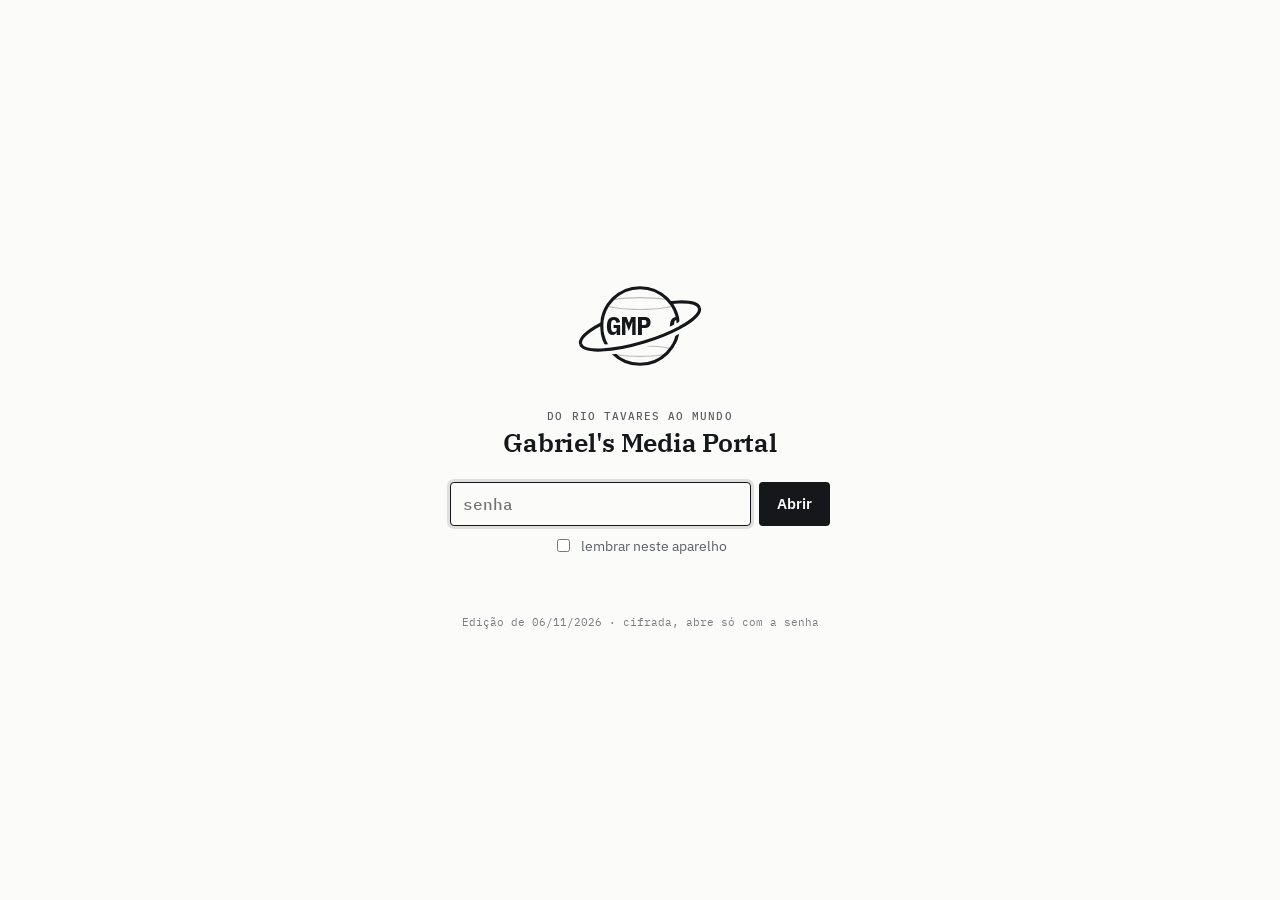
<file: index.html>
<!doctype html>
<html lang="pt-BR">
<head>
<meta charset="utf-8">
<meta name="viewport" content="width=device-width, initial-scale=1">
<meta name="robots" content="noindex, nofollow">
<meta name="color-scheme" content="light dark">
<title>Gabriel's Media Portal</title>
<link rel="icon" href="marca/gmp.svg" type="image/svg+xml">
<link rel="stylesheet" href="https://fonts.googleapis.com/css2?family=IBM+Plex+Mono:wght@400;500;700&family=IBM+Plex+Sans:wght@400;500&family=IBM+Plex+Serif:wght@600&display=swap">
<style>
/* Tela de senha. A página de verdade vem cifrada (AES-GCM) e só abre aqui, no navegador, com a senha certa. */
:root { --bg: #fbfbf9; --bg2: #f1f0eb; --tx: #15171b; --tx2: #5b5f66; --ln: #c9c6bb; --ac: #0b4f8a; --erro: #b3261e; }
@media (prefers-color-scheme: dark) { :root { --bg: #14161a; --bg2: #1c1f24; --tx: #eceef1; --tx2: #a3a8b0; --ln: #3a3e46; --ac: #84b9ea; --erro: #f2968c; } }
* { box-sizing: border-box; }
html, body { height: 100%; }
body { margin: 0; background: var(--bg); color: var(--tx); font: 16px/1.5 "IBM Plex Sans", -apple-system, "Segoe UI", sans-serif; display: grid; place-items: center; padding: 24px 16px; overflow: hidden; }
.cena { width: min(100%, 380px); display: grid; justify-items: center; gap: 18px; text-align: center; transition: opacity .45s ease, transform .6s cubic-bezier(.6, 0, .3, 1); }
.planeta { width: 132px; height: 132px; }
.planeta svg { width: 100%; height: 100%; overflow: visible; }
.anel { fill: none; stroke: var(--tx); stroke-width: 2.4; transform-origin: 50px 50px; transition: transform .7s cubic-bezier(.6, 0, .3, 1), opacity .6s; }
.anel-vao { fill: none; stroke: var(--bg); stroke-width: 8; }
.corpo { fill: var(--bg); } .borda { fill: none; stroke: var(--tx); stroke-width: 2.4; }
.lat { fill: none; stroke: var(--tx); stroke-width: .8; opacity: .28; }
.planeta text { font: 700 20px "IBM Plex Mono", ui-monospace, monospace; fill: var(--tx); letter-spacing: -.5px; }
.marca { display: grid; gap: 4px; }
.sub { font: 500 10.5px/1.3 "IBM Plex Mono", ui-monospace, monospace; letter-spacing: .1em; text-transform: uppercase; color: var(--tx2); }
h1 { font: 600 26px/1.15 "IBM Plex Serif", Georgia, serif; margin: 0; letter-spacing: -.01em; }
form { width: 100%; display: grid; gap: 10px; margin-top: 6px; }
.linha { display: flex; gap: 8px; }
input[type=password] { flex: 1; min-width: 0; font: 500 16px "IBM Plex Mono", ui-monospace, monospace; padding: 11px 12px; border: 1px solid var(--ln); border-radius: 4px; background: var(--bg); color: var(--tx); outline: none; }
input[type=password]:focus { border-color: var(--tx); box-shadow: 0 0 0 3px color-mix(in srgb, var(--tx) 12%, transparent); }
button { font: 600 15px "IBM Plex Sans", sans-serif; padding: 0 18px; border: 0; border-radius: 4px; background: var(--tx); color: var(--bg); cursor: pointer; }
button:disabled { opacity: .6; cursor: progress; }
label { display: flex; gap: 8px; align-items: center; justify-content: center; font-size: 13.5px; color: var(--tx2); cursor: pointer; }
.msg { min-height: 20px; font: 400 12.5px "IBM Plex Mono", ui-monospace, monospace; color: var(--tx2); }
.msg.erro { color: var(--erro); }
.rodape { font: 400 11px "IBM Plex Mono", ui-monospace, monospace; color: var(--tx2); opacity: .8; }
/* errou: a caixa balança */
.erra form { animation: balanca .42s cubic-bezier(.36, .07, .19, .97); }
@keyframes balanca { 20%, 60% { transform: translateX(-7px); } 40%, 80% { transform: translateX(7px); } }
/* abrindo: o planeta acelera e o anel pulsa enquanto a chave é calculada */
.calcula .anel { animation: pulsa 1s ease-in-out infinite; }
@keyframes pulsa { 50% { transform: scale(1.08); } }
/* abriu: o anel se abre até cobrir a tela e a página entra */
.abre .anel { transform: scale(14); opacity: 0; }
.abre .cena { transform: scale(1.25); opacity: 0; }
.abre form, .abre .marca, .abre .rodape { opacity: 0; transition: opacity .25s; }
@media (prefers-reduced-motion: reduce) { .cena, .anel { transition: none; } .calcula .anel, .erra form { animation: none; } }
</style>
</head>
<body>
<main class="cena">
  <div class="planeta" aria-hidden="true"><svg viewBox="0 0 100 100">
    <defs><clipPath id="c"><circle cx="50" cy="50" r="29"/></clipPath></defs>
    <g transform="rotate(-17 50 50)"><ellipse class="anel" cx="50" cy="50" rx="47" ry="12.5"/></g>
    <circle class="corpo" cx="50" cy="50" r="29"/>
    <g clip-path="url(#c)"><g id="sup"><text x="-17" y="57">GMP</text><text x="31" y="57">GMP</text><text x="79" y="57">GMP</text><text x="127" y="57">GMP</text></g>
      <ellipse class="lat" cx="50" cy="33" rx="27" ry="4.5"/><ellipse class="lat" cx="50" cy="69" rx="25" ry="4"/></g>
    <circle class="borda" cx="50" cy="50" r="29"/>
    <g transform="rotate(-17 50 50)"><path class="anel-vao" d="M3 50A47 12.5 0 0 0 97 50"/><path class="anel" d="M3 50A47 12.5 0 0 0 97 50"/></g>
  </svg></div>
  <div class="marca"><span class="sub">Do Rio Tavares ao mundo</span><h1>Gabriel's Media Portal</h1></div>
  <form id="f" autocomplete="off">
    <div class="linha"><input id="s" type="password" placeholder="senha" aria-label="Senha" autofocus required><button id="b" type="submit">Abrir</button></div>
    <label><input id="lembra" type="checkbox"> lembrar neste aparelho</label>
    <div class="msg" id="m" role="status"></div>
  </form>
  <p class="rodape">Edição de 06/11/2026 · cifrada, abre só com a senha</p>
</main>
<script>
(() => {
  const D = { c: 'C21MBtzRD4Rf9E4EoSNJ0VHVcIBBdhgiTaV5SIEjSDcM2+j3wYcNCKvVfkQ9VCnf9FNsNSFE+etmeOW41cp+jk5EIxkBKj69xhlhPxGE5PkephqR6B/8lvUSDlONvKhFt5SIvqIs0zj9qEFxY51esvX3gaNyDP+fv+0eD1cYkgVaXrYgogHrv2TNRxYpEDbRLv35Jhe9tUkWDFSp6xc//D1/32LIXClAEWZlj3nWlGVhhXC+sMO0jnIc84dBCV+AoY1rauRm2I3V24DPfuo5b432VLpD7x5u/wfyCwCNtTQ+mr50CInqGyZsAKNuLg8mxSGr0V5DI1EtfpsLybX8znoax1GGvexn5C/dEdRObgNH5jTyXskKtYBEgByJOamlkg8NXNJceyOKd+nZOadldYLPUYmjwufYa5/uUSZ3keGnO7Kyqhw8On/A8E+XmZfRPLf1wLQfQKYj/[base64]/W5fqcRkiIWEbD+0J9LDdDjFXxlsXMQh1fN7gtQ2PLWm37yVwRCOGT0oly7GaQK47DiC6lLFYMFNyjqQ/weueYYawyaC98BEGbhyx5Q0S2yN9ueNQc4FmY4p9v/K7zYiQ01Q2Wrj5t92wPOSKSsq9xWy5HqYhVa1D9osR7i8xDjKnKK5pVJEFT+9OHpe3Hr/hASvRIUV9mOXCRvYk8jpfKe0phcsAD65JfNcbFDgRZotX1GdkL8cwhahBuoF2F5svqlUbblNu92KU1e0bhwyft1GRj8b4BbhpIfmhYHThpjovuryrE45KMphBKUjvTT3ri9+g/K6DyBxVISaMpxCYh7mKRn2lzv+rrSENFJ0gTK1pJzjYtpoAGPGueUz0LLiiYAO8EzPrzJDWkp0IPYMUp9kcA+ZwMbjQ48W6HXhgUzrdszdKn9ic9/VKEpHPdyaSZSutu3u2kA600oSKtB0ZKr59jOzC+WRmsC/U1QuAK21oVH1iHPR9O/zdCtzI3GpXLWfxRgHN61usLJwrwfZh+h/F41murd9448bDX7RkeSWxD5LsyD9r3FKouuOFg2nDJgfxxHoMCS8eaF/nSujWIk2U9A4qysAoObHkrG5C5bLNYJLx8Oa8WhSSP3JyoJ0ZUGoKIOgYKik684cTYteO2HG8T4Jl0uDdMXPKG1llJfPiUQFBRYpXRe6s/JP3t1UueZaAB9vjXYGILGKH3/sNsITS6Cg+kr2EEpMtrRlUbu13IVA+gHdlm4DU8Pt5bwpyNTIK8lNlkQzGOzhJEKOfONXqwbKLMo5+EvCk443O9H2IJehcMqTrqz5IbiTkyJcTx2KD/ZliceK2pe4RR26WbZzpC5p4okEfH4w3SNN/q4DsXnupPPcBJOvlBHIGP28sLa0DGq6Bha2aMHJnsPsA3XwrlTqLO6ovzbCHi7YpR06+1hD5LDbK0j9aEuaOBdPjLPrWpCmmtt0i/Qu7q2zSocS9kypdrSogJTHIQv+QqsJuNq23qZKmPz836NDhC4NfcKoJEdod5bCLpnxE5uyvSHtbY3+WnL2kp/q7iPNW0PRByeeLKlLBkSfhtpyXwx4UjZFzpzfMpRtjd6lW8ta+4cNxKK6sbfBCIpT7LouRCBw94K9Coj1neoyw2l8tPcE93bk5AJIzsi2f67yWx/PgKGIJ8lRHCmjHMmaGVdk2Psr5ChWg2vCh07F2CEL2E/CCPBEUnW36SM/DDZfxzfgBycIqSy+koGReb5deZw2Sy8PgpcHnBJOPOE6pIPtzvT12mmlDfGcTUGIYyVve6mgpExdB/495D6d3oa6FH6SetfS/8drd2YYSmLtJmjZUpxE/68w6XggHuQwa36BSzKtQqt060GQidSnE6khq1aefu04OkL+j7Bf4GLIk4cZ5i9r7mbAIN7OGk4YuNYp1xs4wm3BJ3VeHMlcgKTxdKbyqONqV744RpxqNDvAftsp0OcZryIV8mtQ9viNMv27mAIxYwoC0Ci8UWDs59KV9WG/Cm9oxctT8QtT7x//l1Jr9MN/[base64]/[base64]/voteTFPJOPZ/dqQ+NyMSJ5s5sEngytz2ZElXfQQk6vfudPuosCnXf8JR45j7PA2YtryJAwD+N0GROn/PZaW7dPprSplW1zlUlC+vbrt1sbb7g+tlGV7wTIUfH7B86wUg0xFgEYmtby6t3xsRc6cEDiqbxwfYn2jeoetfSM1Qys7Vq9FgSlHSSAtDc+nnZb9VKD/woQ+j3PQ/[base64]/CShBY6gx1v0wUc2RvzrBX4FcJ2aoColYQkCiT7uZdMMm05kefmcYaWOxeaoI+Zm7bquEp1R6gqOYY07dei/ekxw9dzbfLoK+S3WSgqrg85uup9EoTMdlSDRvMuocc+IxrRY+lenWEvqEBeCuLOwIlY2CYR2cHhUyjE6OGaFGMPXIlNEk3fpEoENcyo1W2iDncoyZCNU24j5jPhan4dMASBxatp6+dug/4VkmwEwdYFkLWKjOgJGt1t978cHA7Cz4xO33cZMgPNfcZC/0HqzFSK6KFfyzwUSQH5ZV4x7pzrCkmyHj+9B0m9c/S87qLpp9tQQgRLdsHtHCWXKyMlYbeVu6wj6ySsSHYMDcJw4U2Wfr2QHvgypibUkmOh+MJjAkmJTMoRmdPnW/ffZuFqNJC20Iei7t55m+zBygheL0rXZjpCbhIxffeCAmVz4pBFuTZJZQj/bL1soXLbxPpkmINcvmmfUy8P1kkFEzUUtDeOL85ZNvntJ0dbiUcfg0bVor0x0Yz55iKmxK59/h/QtZqKmEXyfq69mh5RJ8uXEs7hT1CwTAihQQT57DWpKUzUUOsdFQ6RfhpBydbddrGiKxmC2M98r8iFZYhFj7I+pWcm1f51PaMkqMy9lOjHTbpE0KLYcUiAwTGIfENyuxtx2wx8B6+/G8oc8UeadUkcAYY5JXqfn7+WJO6hLJb/DmtmZfwqGFZZb62iZ/9b2pUks2gvtUBOu5GUorq1yMG0hyomU+Y8+6+rDYt3hbA4bB6FMWuxlLOiVY12FNr1dbbldNDxW5HKzVNG+l+VVz00nLEJeRk8uGWnx7adMNTiaZI3qGU4907shzYdmeeyPeTdXzzZVHMpl8SeZjepY/HVkoaTIYvaLo+eGG62SKZ31cTFNh74nZzz4gWuLPQTF0yMRLz151JH1k+zYOzKI2SLrtPFASzPs0XCWs0y/5jT40EgSpkLAzcCYkgZepyK6q/xm1cDgmD+Pv4MmQLf9Tn3Q51odbTQc15QkYwv8VN9HpJ8fT93H+9fU2K1/O/zja/mkmMR7J+N63LxWutWg4lz+1sxJ6kbxPM7iqfHr/WRZTOLAP5MPOwsweko6UCstwhlhMYRiDTFrq4/vzprpkPxsfaNWl+O8Q+Pxd/E5WuMPar2dXfoJYwKE4Wv3ic5VlKmXLUUi9yWlbW/nkfrk/FRjoRMqa/3e1M5FsZl8KpZw3FC73piOnICvQUCM6RhzytU6oaVeiczVitBODAPevVTG7or9nHTtT7vbW98KdqW/xN2OBzXOoVdikSMEigdmX7FSX2wJm/S6LHnX29mHPZCSeoUtNsZcftw9oGpkfiswFffsMlIxHUqOkwky7IY2bLyBjsFUsmmZXYa+fCiCdWI6YtO3njE8O0gBQshv8UaWIcg+9XzWw2fRwJGb23t1Ry7ROskYMZC8cg/wRInhtz1Sn22mRgeE//Z1yAukFQ2dmVwc+DeZsYZHRRUoHqFxN1QN8UFh5Hn/jm2qBl4ZoBpU+joQ+465CuDX4OF2PSb6DNuIGYAg9ReEIaeqXV2YDL8fFKmat+hTXzvq0zcNUm6HMf71ujM4Ji/82CxIFX761MS5WVPmpWAilw3voHl6qV/WWPSk0YHqO43e8Lmwc+wH46O7uUJibeTLkUlnW08pQQjnsEmAJ0mfxpDvhrlQ6bNR3kR4v3bGocybWNMdQOeGqFvlyNiDEoc/lE5q1NRJ0DWYStTkTtto97eHlCAxhO0wCiBniERCQdbDQTJGP6G6OPRGva3dvoQVAirj3LJDzR5ZQjyBILPVzNMNylYr1Dc9hCpE1Z7sySfWV+kle+lVW4b06GZchvI4pm2MaWvQBSu4SPbbtR5PpHbtABh8NVDcb/bzQ+R5Kz024/86EX+zR0sdCErB5ic0SFqKjD8fdumgispnUQ2tycDFg2nrk1mx96PFIJhlpRo0htJPIc72CdSrOTmQ40TTxfnx+fCfvXnA+1slP5HbineD/Bx2LmKT1cMHS6Y/p51/Teo9q0/pecKo/uwUkd+Avtb02rpKNQoYEJe2HP+WLoEuIcWqOpJ2yAlDGVceO6OPAtipZySm4lHFe41ML8D3gNrRUGMMWFcv0Btpy7uQ8hOI9dJFZwJ5PcU070gQh+D273tXxYMg8bN9xWnQyRMn3/oCHE1L9xpht3Ck8Yf6PkP+vdSulxGCnPfK9rhw40eqZRC2Br2qKXCRuN6PdbFNOp7xTqR5V3YtnElhgrrmw/DZIWAIW8dYHVhzjhkdGjju/3qUdUaEpjLQKbFfuthvocI0P8w7kyJO7QWaV+B54iOi0FLSbIwEtxbFWzVnGOHH89tySKuUG7sNE6P9L008vMICw05YgG5yEGfViqDia3ovxFZZMynrHOsL0y2KYVp+Hcz5KzkbLay8EO/uYTQrgGThD+ObMj+LlVVQEv4ekRjDaFhI/FElrtxc1hFc4TqrUgERRBRa1CK6xiz4t3+34HpMz3VmT2oLoYYsoKI3M2lzO6DTB0BpEFmcIsywWDqz8iAGZl6StsLd5iR0h0SPnpDirM+u2G+pJETT2unfkexBMrOku16r/[base64]/3/YK9xv4PHHt/UA8fcH8FUIjwiJTC76eWtaqSP7JHVUVaXz2eGJsuzHWx8QrX9MVSDiEqwZJZEH8dUzAAdO2kMo+hh71El6PwZdUc7Hpy/gvt8ht8vc8EFeR+pmLt0vzjrSrkbShyINJ4eotwCmOyDP4gAjibJihjz6rj89EhwVT1Zps4fZWHUbB5ZnrB72p4GdX8XVESnhBXgFJTJwITmZ22uTWN69GZ9c2r7U5kHcwHpKRFz8gV8U4v6aV1lqHNe8D0CQkvskk2/B6GbLeNQyD80jKdvTp4HzO3+/zMTdfCf1chg3ivd4e7IH1jXt9rviznE5NHBHPO0XxFOfYIJZw0WnNnonE+/0pkGktATYXCamJzexQh+vGJCiPPM8ar5vjWrWHPQbnolceBhbr/Tar7Qf2rjdsTglIUNEB3jA8ZTYa8bxREsPPz/Hj/TNQrzCVT+pWKXeZrQj0H0ogOaYryvE71yJV7rnPpYwmsMJ/NLuCxwVIAAY0NYAWg5pbzVIFGUuUcp6ZYoJEqYc6/pxl+VAU/WC101pdjMajxGrRGFAQ+TC/X8s5GpiKl6UTOPC9206QfPwJrqMmuskraE+iDXREjecS7mT3i+kjVgMJbGqaC7NE+xQTk7zumbuMzRNTzjnLtARAX/lPWA8nOuBjjZEd7hqteYPxSR1XgGr2M3d+qRBKsmT6Ew4Qjn2HqEWrahSocCP1jZMPklUZ9lmDynkxWidIGYWIXW32t29jvZ9sVBQIOfiWhvVe4MdEIC6q+7mC4SKxN1GmcUxWS3VnaFcHojEGCoifBAlyG4I5q/2J0S/JjPtrI2kVLB2anGDFtJ6yVAz+ncE66pCCjJw3F21YU8hYZEvCmyomNu41FtUlNTGI16EOx/GefBD5y7P+G2PTzfjcWQjW07rCFP++bN5jTdzuwULs3v4iZHMqEsWN9arIEgrLpm0Z80k/xNrr2Adt8pzpJHTymluLYBxowR/5XC09aKYLjb8A3PnDcegcEA+a1S1pbJ9U7cW5ayZXcC2cI2nNmd/zdkEWLmW7TPl3K90PDXgA/7ENQUIAzwBfAhb5OW4GXO53E6oyl1LGEfOZYrnAHhbDA0gMNSSTL9oY0Vn3jiSVTtZzLiDFoLpakesCKGzNJOPc+YDCSlE2wEK6OktWeP5DSlMW3+yr2NTfULqbOOloHn9BgmvUXe/f6n/LaLsQbY8aANuhNvN5cnNgjO1ZKxI7LGOSHSv3eReoDRiO5e+WNO1mJxCH5ZmJxgPWSVFpwBmLFLjRV69vgFdDGodxrgfoebyO18LSnAy6Evbbspd/yaJedGIFWx/czTJWrvlahoxFOYKmr8BUn8DdjT39W0KhwOzE4HMsjASNsgha+MuqPCcGjjDm75LlsRat/LrdsNpteABUHd7rLaNuu16RdcZcwuF8Qe7N7YLj12iHU50fdWnSmOk63G58akRob6teu7blVH9AwgZ10JgyDtp6mqhOWIgWqwIU/knwPZEgERXuDKTctRn6J6uh5LuLudBK1X4144WB765PdMPM9O8EExRlNKUSodDi4VcTcXOnV85MsEWiK744DgBABirta6vBsKY00LOHXuASS9MDLQFWzCeoG23bRaaRSI+PZjZrw6qhL5ihmGhOXqU8y+DhcGuMNiXRwC06Wsx3ctJqxwppHXXABU4VMtLpvDn96GY/h2Bj13GbFLmTU9mueraJWHlvZ3I4UJwRQhlH0eC4Jx4yc97LncV1BhyxPzVF1ZKxw+ZuMJS4LTXig9enBP8t2G2arIjrI9yYgsWDSQoMVKDygXwAFygQAQ7qnIvXquyuTfVlGkJiUxYIBWigJMCCyIKGvQfY+oUGHbqclAEaoEozoWRbDl2Lz2CkIvXZr2hpOU6/tt+5/Kod8GD9xSxtEQ51EFwxDp8ByGR2OxV3EbDQdQqOIWLNtXze06fLLxZbSpm9y+e5n4YGQTfi89Wj/ePp2OkBr8OLZdi0PjiHZh9zBPMwxCSbq/FJ1B8WhaiKVpmsdy8uBVog4lUGS8zZiPA8arBAFyvR1MG7Ge1tCK0aVhTrRkleaz9N2X5SmQzHYQq7zMaM0xdaiHyNjY2jM09wh3jyMLYtMokgkvYYni9IIwspyqCqN2PkJjavaKR/Ts2NhudMW3VZnfzuBUWmcUtK73RP9ArBoedDIOb4YKYA8x3Pt6TCTBw7KvHaQv245CLS0hoKtzqaXsEaVujbyOoKu1uqseoyYB24idWa/YwHtiy36wcsPrR6+Mxn/3BIMaLIrN8I371nLdkw4E3i93/bcpfR5mE33tYZYtMgRnF+aI82w2yFc6nw2tZO71wbqF39jSWgg/xN9tckTfxTTzq608GyUjKNoNY4ZR7LC0tM8q3yGab1qKVkl9k5gEC/UbGq6wVMODCgRnGWyz+SxeXlMZ4KPthd5uoX5SessvN2hCwUEJMnCl8teD2AC7RSWhTeUpEJqXdsVpvVjNEHqxNioS5BCXyLTWa4e0v/VsFgz9tspsDJVmirgFEgnmL/6kq6MoHnbon6Qh4Xh2aCgKFr2WMkEnJ7WYzhSEyOLwwi+JpiVmLQSiQ96otA+dMryYrZb3Zqd4bYzPMO+J4Mnb4sgraXAiDFKQAw3o/lHO2FLzCXUs6F/pivftUn3pgy3Z1Z2tNp9Fb8+DBECBxzo//EHrSxiyf/c3r8B8vD2IXS5J/5U4pS/MPv9mjzn6RoOOif1dJZtB/D1G91UI9S5rNWiGHjyM2GMg9cG+CRERXMsvTLlu9Hcr+qZwjWcZclO18UaIb4N9TZTQwLjiI8Zk/5FPrS/opAKl9XZ2nhYmki3DNE37ra0QGkAuIJBnr5vjfRZu6lTXq9PdDQO6Omehbj8cuTW0ilDVaT+GZmwTZXeck9osd3fDZFyAvII1+MDqo1KOrdpCwkI/ej1Xb/qw0WqoppKoz+rNP81ELmpicYwslT1bcLiMnVXaYXHjvBqrHrwdxgD5r93BMj2I1RpaNwoyX72mGxVpF9PbDefR0NAc+kOHShrV14rLJXk0GEJDYtYMrFwyVlArHizTHvMnYKVMRyvAPtfFQ62bNGfV0128rney3zvHx0I9sK48tOfMhEW+vC3s0NPb6/fKa7DUQvJSYvxhKR76GGq+DGhqxYPxzqBeku0FQ5r+uPoR/lkZPCIEifVA9Bhye7XPcA+JYB9HGrt2rPFJ/rnbq2c4/to8CQU6Nl8TLf8c/UY6OfBnj8vUKMhtXdqzNGPvc6IsGSsqk6ij54zM8COX+UyjRKnjAq7dZdTHSPvQ5VEfPU9bRjwHOxLtUAfae+oUW2xU6Gil0CUBEG3kATwWG0fXEhd/RYWLcDKOCYdGqROKfkyar9E2ceRn7kttfmiRc4RxgLel29umw6CbnduJc6bbObyyz0102cC2MgZmRErX8qhyky2z3b2+LNumBbS4eEdpvM5Ui7//m/rP/mmR82DNIyyTW1qsWljmxxFKlK2wzGKh9IkG04jZHGeMCfgHw4d1+vYWW3cygC6/a3+SC1CdMrx1hSnpNNyG7ta1D9rwY1H4fhPLS3wDhZurOe+lBWZCbSKqFstkxwx9Rp9TVmbM2UW4K5G+UELPVtp9T62p7W+1TfOWPVV9+1cG6qlwhKBo3998VZ4lNtcb8OYGliUbrVBbvbFr8cKNvzGwFhsB/l0gKmsqETx8Jz7wVqGCLXPUzksypSgLyyu1TiGBh/h1V2GlQf8VA5nZ0BF7Ur1ZhV10iuFQE8MOmL9RxFz/eINr25vzKnZypg6a1WBbcp2bI9dAYZqhU+xwbbOpkQ4FYus0VRRG6fWz4jXIXLdr0TuaN4K+cA1C4oRsQjPAdhEm1DJIuIV72BrMNf9VLulZvDK0pOkBkIKj9l60Ho21vq0WgEk8pwtMak5sFQqniKA6gp84fIXLgm1MYXMriqUF4Tm/1trINPVIBDc5UD1lk0gbn+LqkxOte2bOBzdZnQ64UszTFMBLDBUoENqrALpuI0HcPsAkd4ZYGggm3GrZGOUPpq1gVcscB9KHIAw7Pn2Grnl1+HCKfRlqPB1xWHvWComAPbf/SP8WsNHRyxCcaOof2+htAh+3QhNyMGZr1sbzYFA91ftVNEO07c1/NY3oMSUdxqVM+fYWGHxYOZcBQVWE4ZHryNjmf3WReWDZ1Ro17MfZCu4PewkocTkROtgPqn+lGFyywaI42r9pb0QQJB7KF3TC9HA4D7yNq9rwhoNJKvW/kC1Gq1woYlTtLEW15cZ2pKzsy/KzbTLQf/xCsXrfprYHb5bL00FqcpSKTNLAZ1PG/0/9KadpNy9b8LBPmHl6Z9smc+/lnOh7ochyIZh/SRQHvPmYXu2HA+x5AX9RLjJB/V57cHcjzhvwSexxP43z5KDPsc/aX/4SiJ3bIspdpPPWBn0hTmVtCEU+TKz/QnI4C/zdS4lgZs+Q2VCOBp0m/myoILYz751YETBlHLezv1odOgsL+gWV1+NawFxr8qO6AU1zx7bX/u4OKJSnmZC+DpD0Y+Y3HMJhtop8MZGSjH6dZfgn4psUzrDvsIl9U3him6n3QCmEZ8PlYKofM5zdyqVv/1E3RbVCgflDARlieQyKCXWr5s0nExsBkxE9/qkOWq2em247/n+SW7LHyZb753Wrzq3yYYiBTsk7j2Ac9uz0xMBwsgiv+ox9R8/f0lIrhZkF6soCxrPEZYvYx7i37w3O/oUbqTrkK3YnYBabxn88PpUxCqaW2jxXhX8h9WH+aRSTleCchYP+p9MJY2TmPC4S7zod298ULhnqaMnvxuxkYdseiDhatIhHarPJHqEbhUY8SW6KfELcy+IoO7flyH+c2ohbL+KKpg0RPcwgRWCJbt97RpqMnnOj3qYNO+hmiqU+nkiKcl62Amk/Nb9elA4glmGuDtXn3XVY8W1b7cPU1T53ET/JJYJswaGabp1rgK9BfLbXUd73XMzpofIMVwQ01a+L/tACnfliX30i/dUWYod85tJ8LDEmHlSiH+S0dxV+818LB8YxM/nXCYh1EKyhiNiGtHcSw9VgLVq5R8FXNt66AqRfSbWWmREnH6//i2KSWmpok+SWmZ8x5uPRdrPdU1V5/14utEOr0aDYW23oKUi22hX275eQ1w1X9dG4hr7WIZC+Al/ObhJiObEXHoxemjAZoB54WkEtAXYcZ20Eft0/wvyL8S6v2S8l2nwi3LlmebGMXrb1ZUcPYfuZsW5BKc6DflnYjmkPvRL2cL5jkqSvrN3c1orpVKljlHA7rwMo5E0tqJ68HVl+X8xA4/s3sxyoTRiI0YqcNeThDzOxLaQTTmwmCluF0arDvYmTVSyDnVJRNixie9JD+3Hmb8H8V0uzFF8GzKwjopbdHIzlQ6eaLv5Yf+j6G1Q5uLJ3Ojw1NaL3gfjhdSckcGgpYGMYE8BQMkVbAkkVPYx+OwnGAiE6pFjyM3Ac/sGr3fZJi6HBSt1360rG66vAnC8/NVHh6BSZo4g2pCVlpn7X9MGqLIemJRRvhHGz41aZgaZ74MXi+w4CtYlt2OAT8f8NX5WpxoPpaCjeed+6+1TLC2fs5O8cMBefJqVwJFhlyZTcJgrvPfpxdMcl8Us35TX6p7UU0tJb6VNn8nI76nVQhCXvTcIznmDE7G1A/GYa8/15/aNEF6V7x5cvETd4V9Dg5NhGLd85IXFEmXkg/bapj8wPSiTD9hhCEiA1E50yjlddIxrqR4fUcm4uR/0drmHAJwbHMMDd9tS0KGkePr68ejwN2HTOLD2+p2DgqucwBdRt6PNFS0VGMnW8GnY0e4bLe0auvdXshEfTdMYnVzbBG7Q51KB/X/NolTrFlbz8E52G4gJOB5mwEixQ37idw++kvlgopG84ncNq8FsIpDvQzt4bHfkFKoEynn33gwpQHY8e9/[base64]/ZqLIX9tyBVATadwff3W2o/2xG5q+eBZapMQzAgPw09+B1f8errBTB0lfSfNTcektB3G+PM3dRgryJaQR/DUwUJCTiINE0B4aNk/Mx07ygnJ0SR/VmZCiO27/HDarws4Ae7Gse6o3e+q/n8oag69dRgO+jLYXUqzCtJAS5nqxdkYmk6Kbu9NG8NwonEmmt+SO27KyEHrYxQfscjjF9RfVBxEUK0W9+p091aPo+/EIQFPXGFr2URJqqXClPuXCoVbxIo9AwCpD3o8Hm7vnqHjIK/ZPbLCrsSYyaiLhkC3Mq40ru/yE76qYoQH/8mkPgIn6rFF35rrbF4pzKrwQVZN5E5beCT0p8pScExmcJ26flJVkjKOoOdvY1v5vl57PvFouSq6atY6/N6zNClr9rQF4731+oqyMVfar+Qru2/k5ndi/HNQWuPMP8K46edYllItBn+IuxW91oD7cg96Vq7gGmUt/MeYPA9cwEoH9gBM/[base64]/[base64]/133qpdNt2OEWxJml4Ro5FWi41qpMvt9OD7ozZN7GrAWkYSVkX24h1VYRJ/39tfakCh5mDc5MovjollBphTkz23ZA4SpLv3VRcHo6S2pU1LeE/CjPq7yKsWT938JXkJuNUy9BzyB6MTFSaQXOxRHEgAk0VwP+HyA0611UdnS1Zh292cXtze6VgO+LoCwJblECiPpT9BYGDpYTvN/rB/dvKIgEBK5aCV07KH/eia9J+55pbarBaWY4a6rRVjacAByBRjrDWlMqd9J6FCbf7yY1XP61mKz94EOxXIp0nOvyv6cJ/uTaEFQy5YCEIi9d9JPMp4L4yXd9eLauGzco/VWC7vQMsu7bdwiUsmgp2wBaFeWZeA6g9UrQtgyFapKaStp+rPBKyd213i4cVlYZ3M9zcZoA6xzKIijd7GeIRPjeutJlpsUJcbkgIVhr1oGBuyUxzt4rXQCy0DmNYfMd1Smz6Gmn0c+zDrtFY4O1+jbz55gYWwdFY4E9uchAHGzu8zyP/dCtsLRFrp8e1MUOZyWzNTxHvbvWVvEvNx1vjn3eaeAm4tHcd4Ew0MrD6DWDDEkHe+lI409edNnPGh9hnpTwqabeVm91UtHU5eX/n4JMxT4EE07P/r1r05s70gRSbXbgZDrVuo8cNngZVRouF3CFDy6AYX+pieADX2/auq66JB1k30G02uSSJlwcBmAoCkPrE1YtcqQIN/MVxm+uuQCXMCdn74wxaWRqiP4ZvHv+XPXM59YbDExnLdMhRSw1LcO1uKkttXYUmpXzDOygoefEjMrbprZOgB85iBXCNRvisKQ8rVq/kyCGJczRJHOYKH7LiPiRhvrRqEa2gzre9Tb5Pc7drLsDkK9dnDPzG5S1tuZ2krbjxflRbuCSSsbW7iVrhMWKraLBesewiL8rryfdmFBXuK+EbLE9fc9Arxg475XiVoNMZDQXeCXNeetV6k5kmuSkHPjzIoL/Mm4gtcbmH9WGU7kekLEhfvEHlvFD0EGP2etLDxb1MfndMHHXMZzwon/SEYxnKGLSZ1wmpN8YOA1Gzlhh+Ww6c+cJ/FrfU2gHJhFCVBNQWA56LuzcynRgYzMMvcW27aGoH2rUOaSTioTbqjd1HzO24wb0NpagxrNWXLV0ec2IPKHimj2dMqLuQru68L6M4yY4UdZcbT961nyRbzuYrN8T+hDHECu0MJQSjh8f0EkhaDf/1Xz4hRNv4ssbS1lmD/xwPeJ3VsY/3E+LbTVIzcp9BUgzzrKbYnMBGbaq1Y4QX3o9LTZLSr2iNGTqI3KHSvn7RNdQ2rgifg2DBGhv/7sH5BP0s/aL+rXtKqPySKXcu5ZK88GpXim3nUOTF709A4jNRUYg1fa8vc6DPjR4LTGVw3DoahtgwyVZ4VcbIRwbUV0J4qppowVMPApKblDQweQgevuJ1Rts2V5NL4Dsn7yvOgZ9QZxZhS/TjcokSEU0gHOEA3Gmk5CBB+0W/fTffYLaSV8x/O0GhHHYq1zfzW7yEikT/xNMvav24HuXEYNAY5mWwf9Bu25IVYWClj8+9JMRL2UqTX8p9/mKGJvf+shtTetMByww2ACY+EMGd/qCO6UsfS5RLeEldGfN52TmYmWrvyJ/cQl0IRnrTpd8m5dEYT5Tj7MK3sE9uc098I6BbCJAs2pw0u4IRf6OWNxr3KSIl80E3lHi6olHe8JvJlW7IIm1i1DAr1aPD9K1KXl+DhWUigjfMeFIAqvQL/yoAuAlhaQtQpaEgPcv78+04UPN1Yj7ROUND8MIzG83Bl4sYJBnkvm43CP5p1B2lyjg2bhy+A+IhHfYt//VBki3aSmYA7hDxrnNhPVgXXgDYJLOwQQdO/FYY4Pu4sUev+pIcNIqMIWAmCtKiYFKZADjCDMrr/[base64]/ClCyUpLSfcAw9Dew+5uO9tGx5g2/OIw2dBhG6ssmLubSvK56gesJsQu+rKjYZ25YUNl94YvUHvb0+o+dvpxwIj26WnjingCtoozvrKRxddGsCepW/re9WjGU+OISSw4dY+dFml1zbLTgzJOfvb978hK+paRzWMMAso2sz9VEpfz09Qjq17fKChSSc2SWkr+HGBOcF+7YGkLfwXv9bO9UsC4xrIW+Mkc+e0IinKm5TAAuIIGfDxl9ZGy6F1I34c1tjI8pWFDKc/Y7/ZV9E/[base64]/awYBSscUjmydzcAP0QZ2Lc3Bx5l5J5VSMS6/1Ppqe/EjUMrgOoarvVg49Za8QZtQ+tiEHW9y/Jeg1cK19v619Sye+PzKvjY+urUV8cN1Igh4usCievYoXkFuftw28HVvOUNQSVcWpkPbP8BUmvM3ObA3RN56oyuLw1DSxUePvHgND9V4BXUQtRlyWl+XSlZmPT66lXCeh6C65B/r1lj/dxt0Xok4pW087EIXhJPyLpp+ob/V34D2/i6HUUF9j4IFAErhyi5nMV7jlSuqvgET/Vn9U4/3r7ujd6c+hd9m8hMX0zssz8iUkwXtRgOHa/7zktGzzuvI9iU5dlJrJ5jLPF8fVKYmUnOinQidJpmyaRjipzLEc/bdASe76xTxcM+H12yzZZlLJwyx97kr8GbOe8DHWX9nvTYroVrIMX6jqH19D/NuHuaz8tsiy5j3O+4TcFrFEUuFPS7YTog3fahGMT/dAA7+crBIMZi9O+jD2nAXZnsYjEK1BKMN9AyyFt5+VNp2gCkilgCRvZaZFcgWieABOiuITxv7J57Gpack0VdJdZw+j6rNi3ze3VVm1xZrvM9STl0tUOdHxd9r5/t25ch3jFfFGKdj9wV3djVhEBg+O75h4zvzvssRKkORlqz2EJ8xluhsMqNQ+pV+edObSgWYldOPC2PiKSxKD41JOHKUEQXSH3FYdt6kQ93OLmSykGHI8ZEou+De/vV2cYixgd2plZy3A5o3ZFteDsrQi4ZxLvkMHE27325TMsWAMvLR+KJLltm5tlzlCfO7F4CqEcvGJmbd3K1xwbWa/Ad1s+LRzlpw/MqmsAsTHn4Ql57sbiG1c+QF+kxGeO1/kIwXCHkwoOf/1p1oXgvzYlXJyH+Cu2aT4RyWM8Y/J4lD4IkhVufVQSho8baUkL1XxtEP3/KwnGr2xSTr4TyErRNs8y5YpkIGs8ICOr0ZZdQeNWjWdLHDTdoG/1a6CjzDZZ38VoC/QdUiW7wNCeJSEvv2jf6pYXPc6E4mLezRA0/bDNLVsCWK+JIt8mVCwbCrWbgy/umysRhTgDIi/0Yl7LWAitpubB3c6XF1zCrXlnhDptoBFcixDAyytvf6JNeqfbETut9RmP2hS6qD3hf3+tElk9tdLYUL/[base64]/1SN5tGKdiqPwkA0WNzSLVVvp+xrKBuscxHGTdgH6+7Q7AQ1nMnzvl6oUbXdzVO7BZnJzmDPROpHd77gt5mdFd69Pdq7AGc4SIMhYjU8ZGgpBYgeFUagi40KYGB+C6NhGa42FzVYS5hney3GwSKBPAkYMn7v42HWL7/Gt9EDlRw1KtecX3tU3CvRchIO5Q2urrkjuLud2LcspfMbmZ+ZtuogzIAFWsRG2dW0uZf4mmAJPueWBDbw8et7Ska7hHv/8Fupa1aj86ERk0debIsR+1VZoODml7LDnNsfQgjN9uNba+MQzNpf5FWl282LyuXlE84/u5LyGDa9gFPC6gkcmc4GaKOKTpGVxwZal5JmrZF9/i2qzCmRazUL+uqqMR3rZDnmgGRRTA/YTAFfGGVrJ678a+4bU1GMWNKAH7X0ClUzadzXynde8ntup62LIr8tf6tJgjJEFh++oTm1tlri4P4DIki5FDGDXzjzEyic2UPZxUAIGYouFhmzHpadJQdY43eB4qlwQCRyGG3JSNnGZ6QhuI/UPUQbreZHVP4pEuekmPTyo5X9WdtWbwj97t71ti+PkBYcZic7m5ZiAM7sbHyOrZTa1tORbuxqoCPchMv57qzynZntPT50K06ywwrDzFsM3xNowfmH7BYJs6I4/reKKolFrHwHfjbColeyraSlw//gX1gNI981fh8qvU7KwBj+rq6/3AGk7cx1xJo7QSfoMymcExq2lXpIyleTpXCC99sZv12f8WZx1nc/sjwVCfb0y4dp+9ZWkwI4QZerrAi6EJz44Wmgowev7kHoNAliNCU45R7qZPBMDATr9UyrU9wlZ0xX0KcaJ5e0lqoPqPpZut6mR6wOtdgWejBMrCT6PYJgThA0HJiJcBNWKcVWEnaLdu3Rb6TQk6bZcDC34KzaA1tw0xn0EY3ps2Or7SdgA/om5q1l65wayLNnhNt4Ik/WLczrJH0q548+79yTOmMD8Iny9/FFVTXRGWJUFLOMSBF84s7RkgeH51eqcGKnwOwMvvl6LNld/NCIYSEnENE7C7BdIECY/LpG9cw4S85R3faRTgJLIjH9N+9cvluco19vMVb9zDo40qsdmrgOHJCZ51kKF0h2+c9fdn/0a6B4qnGvwbm7JM758zqbSmZD8KJ2bdY+8IB4U7UMNe6TeBvUR6R/IFcgS/BM129cu3/CrPKpZYqVr/CRbeCPhrpMNGWO++MuNca/OPAPpOJ5RGaSBR3CvpYcfOAyO2o0ZgRafWD5XnphK8b5wky+g+9Be0qUlVr2Ah7cgm4iE9b+6Bl+DrJrKOY6E2ZjHaT2UgmfT0AbOhlAuOrCVxH1ePIipxnAOt7RxUIVbKD+OqAA/zye4AFEjXIRibjPbH1lSLeQLETiPQF1TfbIl40EjXvUkc7eMdi1rQirlqT9dDdFHI69tOVeFWhGwyl5RSn9KK0VnNKVySELg5yTyAQhwCn09pwJxC+dLKKgPXHRiBdof67a51iOAOi5+2x+rjCQnNDPLsUZlD0swyVfIsmWoi+RgLPRwX3iVnPd/RqkW3TfE4ZmL/47HT0d0C+LxkeW7GQhX84yE/bD4CbSDwEtqUW1bJiiCXkB8B7XKTFoKvjxY/NTnhQxRKsIkmN/2KyGDY+2DQFeX8wjSY2nkC3ARGgW707XuGB6NWH5LsIQZf6UpYRRJ8W/e5TTJTRdUfQJTM65WTbLDis6zMj23PHwC0CA0pHca5T2arEci0OHbCSustWhKQ0scYWyO7BbsdYX/[base64]/br9qi7mlWzmQOuEKxsLJval2NcXZIV4UHKV2vC3fKZrss0DwSpK14hCvCAQqzM6G9OKDsC+tdh8aGN4fJb7lcEgVVn6qNAN8XdQBAJnofTevRZmwDt4ATT4OxbtaqEuiBOOqZ1b4jYByTZ0UMyLMO8HZOw/OIKpWKkL75b1n4TrZUvso0xqZG7u1WaL/wf0Llogb9kt4tbPeCAQ/NMNXGeFC5BFEuyGjnOFJpT/NgRZNTqCQBsXFdt67esasqFrjsbMGjqSbuIZH7ir8GIhdgFh5z6PqiwZzNbVkH4LtPH9ZWJAqj/SUqvmDbX/kgLQCqC/0dd2+waB5ms4jqvp3DHLtnd+9rSSIo52iX+qCkOJMEnHE7Jeed9WKt5OWlLlbSg/k/il8hsb+Jt1+0m/2EQYonrj1o/RahYmxpnIUBIifDjEve1AOWkFn+UDAvtxEPG+2B5LOIFexSxJ1rgo7dWAQGD2THyu9Wp5ohcknZoe+ezqU9MJCPEMro5EiCV/lVx7aeqdVdWPNKewcmIDmB+dMbC9TAzQLgBtNqyLykA3jwHZ6ibt7oQF+/q/Q+VI2I0z3Pr0RNnyXZgA49ShIPqLBmmjMCoHjdLCpkUjCI+UtGq4/HdgfO04Pv1DWR1L/F+dZaHZdVFXeHqLH1B66M2mz9glJ12U7o1tpLp7N6aBL6eeV5F7I4HK3G0puG13zuI6JyGlzRP5GkFbtqNq7fMSROkpWZ8mI0FJfErAAW8KFBrGO/3xm4rs1wlwboUN0bg+yCQWt7Att0P6A8zd3EFQ/S/Ao4PnNSdMuKLgJ2fetN24muo1M/tMcKrY184Q3/al3YRyDMkWU0IXUkCXibsrJ0VCKn+ZACZ+jly9hJrZXzyA7mtRWwtZPmeHjzJq9NC7OuF9yUnKHE8panwz5Z6f1Bw+AeYCBtRxcgpHsMvI1a2/IaIUUG6qbDI4b3O1b07+mWJHDHCxVfjWZV0brwpMiJSItyOR6sBPUMiBlvXhyB6CH+YQEHjLbVRQINflbHpQl3qK4mHnBPydiVKnyInswDzI3dUPU9wiFbUk6V4Bg7eClet/FdjcNBfb66uXPi5vbHhHTG8/cBz84LDifftBDojqV/7y43S9zhQO3T6SVf9wPkw6TeCFkuuOiC3RADwMZFf3w6i+CK5RVKK+Q8kE4th/D7g0/Gj9MQa6Fnx6Cyj3rXfGZ7ImN3Ze1dgMcpAfKvvHkQkXMhhM1VlRWuS9LPyGgbAbe/7lzy6w5f6HzOvvSsE76ym+/lg5X5OnbtjwZyUBFelEPYtygwDvgzXEMGSGaTXOOTZh1zTxZaV2KAsThi8fh8n9QqxQ6vxCYBAK3JQ+2kCyydsKdCOM2Yrp9DMMtZ0abAlUKtK2di0idRZvMfUQ2AvajlK3PTtBSIgD6o8JeSGXVewSizrWST4yyPEvtEJVJXf5OI0xXfhVb2gem51CenmSrQPk/TsCXXCNbeCkzWiHpEj0KfAt0bxpyQU8lRZ+tQdBTL9IN2FOB9+3VFFIIyYOvV3zNyPimhyt3lduEJLapJiRr+H5qZHg9LA3KjFIRGShvJ3HnD5Q7pElNt3Bq/4Dkoyof9iuDmnVEhFJed7nGl9v0SX6I/0RLK2feX8T8lSl23zjWFDNnAEnX28J5QNQ9+wWIGmQCEtbictk5ymfW0u0vIru2tAoRG1/q/8+kNWZ1AqoLyrQQ2lw8dqx4sD8W1XzqpYe/SGIOqzv6Db/gUKXfpaZFe8bDb7zdQZq4oO0xjMWaj8Lzg7Mi+A9ysAlDWKCwz42lG8MdF9yeJorO+b2LaAhg9p5yh3ovWuGMMqvOzoOGn7axr6zviThH+8Ti0pVffKUcRyM/dZvBlBavl/LWgXakobszArUGdMU2uMEAoGOEfYGPmCYpBUIAQ/1IuubLBiOYngD6j2hsyZDQdYEIoWVXpLgwiqBLc7AB+IaK9L4s1zln0cV3Fnp/xlbzL0nEuwhjhtYsOx66R6WXbQjyeU+393Wl0QeDESUkfOFnsp5g/hDb+vso5JWMZprJwZPyLqWY4alLztw7qJiditJAAE2Yu7+XPN7vuoBC+hzqcZQMnNgGv8efPd6VrEHLMohHj/feLcvoTyLG2xVY+rdwsm4dj7RVx9YZSjYDWIp5XCsKir4a3Wb5lQ3hEwyeIVlYC2PxpXiP/p/Z/[base64]/nkZrS9o39ZdS8h0Zx7+v9M26h3D9W5DTMc87pOdr2ZFIjR4+p4byczaJ50GWVKdGccDFHSbntBKrKTipkNaHcPveSw2e3riz1MS4MrI9raN/5kz84YLRnVBbXT2P8mofYbYuVWxlqw/ddxL8ysMZ6Tgcw3eROmrlmN9xLEyFZWI008q7/GiQGC63uiNXBxxxakaUppTBniwSr0G5UsZ7I0P+JT7MoJFX1mLUjNh74rlFN8H+b9WQUOGNGMUXlmRrkw9tFjOs0+V6mfzf+FvBBEC7qR+yu9EileZKG+zRjopWVI5E3foC5u3enUfKG4VlJfN8au5sffMGv/qtfQfqAeARoZ2yYnDruQzjsB5CMjlGLK2mgQEQqqagx3jCukOpGE3Mjh858QLnm5069wxuvrPWEPAi2D2i9wWAN0VC6aEB3+82/JBV74/m6y/NCurgKqculDuN4y6fX/SDV2JFs3+KBPQxU+M1KTKeIISpoiT3Vs5r3Ge7lxYk7+1wzQRoZ8wd+36A5/Caosoi5tHHijvvmh3KQ0Xk8D/PWBVCX+dAU5tTblyGMSmcutU4hk2OoBRIxeXkzPhKd39cfJoX62GnkO/AIoLWLpfZYFSVZjO5AML96MD0Za6vepO/Pjubdh3odUHgum79x71VOTI4egDKomTuB9wU1a9y8T4T3iuICBiinhrzp2b1MoM40c0GK3bMCe17Lf7XR/2cy2w/LT0htimFpOBYdfKdAkUfbhFcq82IiTgPazrQ+EdFoi5Or1PPrafLJMgXl6SXm3hSDzLfTkoPg+DtkhHaHqtwk7ALCMTOy1IHXIjDYSaiy/8JdJ2RXTPWt4Ad4wBwHMArjpqLyrQolVDDpLJ12DV7q6dli3DFZkS0NTG23qJikEw05iFslQmuH5ZF8ZrU9ha3qV2WnfwrCPpnYZUVN0/zgCI9jsjJRJhfAjHiH1TuqVbRjavcOUeZFkKPjHX07ZqeMwDL6Y5f12dWhB4ubPFWKcbaOP/XFXraiKjvzNVvHnjRTbHaGnYG824+/ShBEGfT389fXSWbN7VSLRvT0MxP34FhFfih6rXo2znpyNvi+c1ooPNR7SOVnpRTjwRjQir2d8OAS9xnruqDF5/9oCAK7fy0ZRLP6qnnOVy0NjDlUrMP+fXB+A7/0mVMMBWjLE4ZpZ6NHRj+Hp4nlOZy7D1s0p7lDYvFWvBcQu2wShDWo16X+MFvnBjK9XMTxJV07T6PnJx1Xov1M69ZUZJz3nDLJSQswd9i518yN5TJMRDTxhQDP/B1AYz5pfgHdW03SZj3cZ2cWUEZ+fOKTrzbroQWkek0GhOkZsrmrMyBDX02zliulTsyXGfvyEo/7n+SiuqGwxu7HhfGqiwXd2wDorgl+fAsisEXIc6VZdkFq0Ay4zcq5/[base64]/448tkNZc0f2FIn1qmxQUUBxx2u4n7DQu6SjOJrD8XAb9v036gp8zkRxDTRovXeRuF/pMslQs3jNYi7UyN2qz1RFzNPuzJx4p86KgGvO2g+yONupz9QW8JHplLcKW1Pm1HL92zdm65eyPWKwVs544jRdHrYL065v/aCWEA4zZNBNPmtaBSIdX00ITJFp6ZO4WZXVKu5cYkcHY73rq6ddFGTAaMoT0wi9wNpMSqj/NlWbMZ3/wEOjvMNXfCERGx85qbHFoONx9l+roOkBXxUzp3JasMjG2yeMtFK5h3dDPGzswz2/MyLwayMdyvt2uGx5iaGCC5w6tOrwfbgN3SrnCvMmqBrSVVdEIUWtMCQj9eF+I0ruC3KE4mWSYTcpeYC/ZVYzu8Sfb0Sh0uAOjbnN1iJFMQhi6Xkln3ubAOcaKW1x1VYgyinUcUb1k6kuLMkCpyNhoI2dXN8ny0POXLScyk3X5BmuNCy7iZm0OW4lZworazbeN/8MAeVzrbVWFTtF4Lfw3EYO7sYBKF9Er68RKRfnBgKwD3BaYjDjyvhszZr05k0COPF/8GgDyyKxnLj0ZR9pZ0P+lPmUmCOvnQRHToCUo2p/nE5o8cpJo1d908bKCXJ46MwAcq9bVUXONypPxQ1dnMIz3zFz8+t8H/HR5EG3yxhdAZo6j90IytAGVLyx9q57tFZrVNzu/Rl+9TDQhtFb7K1/iu4B6cOafX5qglQvRILZxgtkQX4Ssf1FX9xl6yRU/1pD8QN3x/oRfjWOeyY/OGVggqx2hgTz5/g4RP2mTbDLRCCmDsWOKSY8y3aJA9yG2m0nQBNowgLqm2oR5tyeAXGqFgQOFjN82fJdvXpfmoRt33owiPtjmGDOcgEi5U3WWjTEoun/+F3jGPeRsbz+vV5OolUADSe2ihScAA8099EwwqVLEhdw6XRdAr3MvpiDBws46MuzFcGFQMZdrwWnJ6Bn+3RlyHEPoiY3NUvCHaqkrN2fkRASvYS/HYFof4e4LUNYSmaxrUAtzwYYa6EnjLOPDQRlb5t/cGnvUgtWlWfUotcG6YIjVfToUEGJMREuG+CDw9R26wMiy1aygz0yEMUqjI4BVd9a5/LIRlRuQitawXBCsXGALQdXRKLRKUUkIqArRti0Nq6iCECH4HZf1qDZh7sjEiJwahYhzzMg1/QQruhmBBjFySJNQZGkKab3AKz3VIZ7FOK0VPs3+LNiJ8mTw7+wEIA++VJjxuYwr6Sik3tT/daNl998aKfE5BxmICh4IGndJ/LQXPtc4sroqL3LXGH16OSFAoAyMSrCuOPc8P+5xSEzEJLZHQbetUmI4hmgXCi+TvY5ypTaVYivoBxdW8ce7BQR8+bTJw/pqk6JWgTSUayaOQL3em1Uwi6RN+mM8FZVkWFO7QuulEw5+mxCwLXDwVZmdyoQ5rnsm5d/BtzjXKujl9fpOTjLJoxUj4lZnJaGDHsijRWOCCWTEywNNP2HFhzkm9SWlEPXiiuoRPZ9z2+yJ7wA44HMgthzEH9/z1KJ5kJvSYQBXEBq3BaolQmgncB0eSEwNAUIyJ0faT6YEr4KT1bOayxmdH1KHayWZ+wPKkIKJBWOB/Nvl6FjyQU8kbMjkogBKpwMpGcf8+MdzAHseQtTEdbwMOLsEgfZuDtPKi75NRnez32Kd7pORZCHDKVyR5AATmB8eXIgRwx7u/XWi50/MYtCbW1URCAHClkTUBU4MxByx1ickeOirKaKov/Ck0K3Zrj8VcEcjoMsH8a4E2d4KXdFx7i189XidJVihgXwqzupyB2DclYPhq86IjmSYgZd0YTE5kdfxaL9qg8OCKvGWp58GuxeArHnhRPOvwFvvgZB987QlepR/6EtXMj8Eq1ahNoSjHZI9JvL+LSKU9P+pg/ouRAWLlZcjPjlj6y6g6Ae1LJepwm+XTJQmqfW5yai0jV1Q/YX9lrANqAliuJUk6gIuZpMTcbFbZun4Sy5E6+AxfsveZvOXNYfzMhZIUr/[base64]/LjyRV9VQ4rRT8quaVFpngvDNwQ73nKUo8VOi71WT6rnctFVvyeOPC0IM+X0MPVC1ObXH8BNaaCocVJfzMSd+cx7NR9K0s0OPsw8EbXbSMNOAIHv1sfuV7mBTca9S8IywxBTLNbL24P3XrIQrG6zzv/JaZmQxswcvFasbsHzrBvj+p70epLOvJuEqbpx5wqxrJDtm28IAqg0lJ9ej8aFhqWgktKh7YhoirhdQxAXx2A/UQ6ZyZPUCwf5A5yh+ky8oSWA6w/HmrjwWiRepGQHP31Lc9h73olhx6laoG8Y3SOedWZQxFeyHItcfXobkO5xEKVAiyXNnvamk5K6CwiZQAmZiRxGFFr8bvkQEM38USk3zwsMIwN3kOLQyTf7hLeKx+zslQZqPFLOF/s9Nl9ebfIcrKsmuQwXPuE3Ce6eCLVcqmpYXII5HKtA+tmQmzfIm59a75xPlf/UUNXBmoOba4c6P/NQRhJu/Cb6gXBdfazIxL6Icw3Dg/GTG1rF+SmMxqAd0g2WN12H8YH7IyDZtqWGKAV7bqaE6TlLCeu9blWg2GfRAqcu7vtXZbxxd0xAs5zCjraTav8zxsO0k/oVe1PFPI9uGjTggRzy98Lm681PYEdYEGftvfy6ojf1G94+BWqQPqF3+MprVVHryPOdElO6MOMkQJ7DNbhzQun1HP8IJuVqDuaMHqE3Gs0BjDFx7/oLyNaYGW80XyieNx/BGX673GF2VlxdMpL5P5sXV3E2MTxEQ1bqIMBU58VUZydczAhKYJuZNI6VOmQ5SD/UDu59BxnRbVpGltSeI4h/++QGwIug9/GCM0EMcIOJJKZYbw5frL5AUkK7RtbtNnnSTGG/2jstbjk4VxBVuojtu4qOJWbovZBoXy2DSouDCYaVS4D7QbfpA06tPjvlIpDrMRhn8iFc3bgXS0VqATZOtPnGChce3fpn3LxcIoBT5PmS/BGzWI1FiYlkup7aRVALUgHSiawKFF4wV2e7ZL31Gd7uwS/7JRLVkCpkKJg1NCqBc4kyYfvQisH7XqR63nmbUNKeCzyDBOIWz6pCvubNs1A1uHTFm0Q97zR2zXIMmpMdmpzIcd6FVqkTF42AGYdcYcjMDRvJ+BZ/jCCT+HgldgSose9Ws/qwWsFGntqcZjG5qVBldKkccMz2ag49XlJVg3g4DYgSEyhX1G430WUFLgRbhw/Dvu3noL5Vn9jRWF7dstJE0ywXqQBbO2ptVQtEL23P9A5+c+63AHrTmp6IHmoDVIWeVosnbydvOXPCrhjtOz5kRMNdOR9noIgAWupGb0Sm74rHXmDTN38tw8Y6bGQNtV3gBGGJDkgSTNnSYytfjn5Y/NzMYVRJ/2wg64uC4676jSBWq8zVjsNvB+IbTNzvi7lCJnzEdeaY3VFmPJYtrwPU1W5/Zm5mvvqAaMXuSVOLl040XovqmMWEzPXw27zzpyUwNW5WaRFPJqQwDdtTnHwelKV0/yI6uDswvTweOzmN0iBXD5TA1F6uZLqqA+TsCaw5W+OL7Wran7VSKnnULbCKC9FfhUv9NjWzJhsD9LLw+gSspg8Ynwc5GGR+5svkY44ZBMPeSqPOQOH+orc3C/mzP/QtDk3gIHSj+/[base64]/VcMUoSIbBPMFilZKrRYbzXKOyF2GlVTa+ztqxzereDDaMXN5ehFappwXMsaf/MYFHlOvMeFB9CwxX5oh0WYGULwHoNp7/GeT56HYlhnyYx9+tbPxR5qpNDe9dmYabqcv7mjkT8W6tPzFqJbeULS7NhidvAKBaM+Q6/RsJqBwLV8SJE43fBon8KiGR/YYoJVWQuQmQBfQ6chyS24QC+LFRNAsKOQXeeRZdcxqVDFQamqVfu/Peqar6GvWMe/TwWTPryYgkt7OUFHR25kAFF4+zDlokIK2z0QCtpwmX3H+PjkbQ6LY0F8jtlPqaKj/+XMBVbKJQnb8PEE19oHmJjrfj0AHy0lpI4URYQferRfZaKPQNeKZ2IYw6fYGl3R2xFSWHoutcWsh8gpfikyjZGiFgdu8znutamnJXk5zJYQbYluZwAkTKagmkkTveoU6fRALLa37M0eEC19y/vp4+tvF9SB10+OCtrO8t/DiKC/g4GMZ2Ft5+BgigFlx+w7YGDcvEez042loJIHvjPZwvHojMdh1YPm1bmo/h5Ocer1GzwqoDGmB++k12lFW4H6m3yTyVZEjWSZY/rtf8UtC6sYa8sEsnutyik07y3WDTmNoEnj8z+6OpgHwctdpxO3q9QGM1imPdtMCdvjEfC5vKluX22cP1xH+Xz6nBFmdpwFTLXocIGTKGnjk36bv/zd3a4Q76h3PMqUfwE2tw9AGN+2BU1R0z3vTfWcA4JTgzL6zI9xs55LlErrWfiwQNLphw3zPnmWy1IVCoa4owGvuYOTEmh+Rn6kR60eUjnG4zCjUpRSwb9663XFIC2jpwC+todRJPZbhDu1A0xr/W8DpS2wzK71fdZat5YsUyS2GRvUIa3+njE0o64mpob7MgULI6t0dAUYH8RIHLBXR53wSeDjAlFIJce1THldfJ15PVvVaDZ8PjhMz2iquHBsqx7bUq8FFG1USVz8lLjMxs+n5SypZHYisQl3RzXv//t+AXbcZuqAeNZ/lu+81oVgQMGMZH+SJu3KeJe0SA9WUp+JFWB+QFZqD0oP388KSm8neADyiMmJHS0vu5Qz0JLKpIVGNwiwirGWp0F2HvgxQCY+bWAXDOBJgTHSKJj2TOvg9niMmz0K2SwCtfLWZMz/IHRE7//lUO0R307Rwl75joSDtIzr//2pDfUcsCvQhrpnOZ/91Dx60SVPtIO0YIql536TPTSDN1P2hEVU8Lv7byH8nKeG0XMDPaQ6MQG8INOqIODFxO4caiIbAkuvWNzogsod9kpiQCOwjpOHp5+6sGAAOw6EjWzwFqMQMU9UtP0ceI4/ATnjQgBfGKVg9tI1vbye8nmPgxY6UxzDLA3JjDIzNS/dck2b03p5eMiIi0wpNo8V6z+8UNfcESTI/zoiIwBouBjg333wPWiBw8ccnpGWX/den17lOtIiKuTk0F7hdRfbr7jyBNskBrXuVmmsxf4+uPmnCgN81Kzphw+XAl8y9FFXYXKYg3icOFI6flPly8lyiv0evsJV2uTz5vgztiMlpbbN3rd+PXiym3Z9lzaMpM8bJISRsJNS6K/iowpyb898DqsKRfF2ZkcvhPDTAFdgpdP3VKx2HWeSh/UK2WAkcQn86fA/1VMg1VdxKoo+Ov3sE+K7uoadPzyQ19zRz/[base64]/wY0Ar7LvS8oqhco8LbxrfB9IIeuh8HMDq1xoYYtX+LHa5gXRvnYDvJDNkWuQRzDF6IJYbjUoHAd2Za5om99tb5tOu8/p5NtI3et+a2CLyY4l4AOhTbDi/iKJ76pMargo0SEwLZlrNZwuaULL0leGTZurMLBq+GSoGXPQQDoe0sz1ISWqbox8/RJcw7TMF+W89VOqpI01lXi69KXxkzci4pDFGgTCMNndOkrxGQciDvrnu1RKJoflb+5di7sG6vMHH35c2uYGxEoHNJPlTUxJIvcxSyRX8qffSiJlPsJfK0N3KLUp9+mke+dmOXS13EUZ7aIozdEpSvdkuMp3M4MhDa7ev+SwX/WSY0ASa6lbs6lAQ5zTjr9cnleQEKAS3DKiINhoVl9u8Hn9ys7fxhxUKRCABMql35TDe+Q/FRwM95UAzD/lnRR7e032rWZo8ZFxw8cwEIetzT57OIvhVGj11PDNJg1E7GtnZL68VJa+BGfHTK7+g9o0hJs28PRYVT/IV09awRNIIEdc9IEctTYFx9dgbAxgnWKM4LOGQ4pF7a86a12qYQa3sOAvyUqol2UCHAQiwJuph+gmsAX+OjHs5NEKOeAgQ9NbzIddPXBOWQDmC4+4Jjr70kzkhTihX++atL0A1vM86L2depRNJe5ZabaUUPM0aHTXp00DjcfYyHGW1uTe6jHHv3SnYiEK7/ebtdDEHKcfdJCBuYcOZQbOR5gsOKu0z/0wdTMYA3+N1ZQk4zjgdah21AqrXgsw9lJrdqcV+M8XCONbzo5I2yZ131U0O9xjKUQCnoHS+LS6EqTBUFpj4bJJaC6nfsu4WNceih5Mv/1BoBkSncTptgptCWKsgcUzL6JMug/B0HD+xEuw5+LngC4EibfywEfOC3DBEChBOe8BQysqi4eImZ3uvwU7xMxR6/PMI0uSjqXofCjuE8LXMdT8E7idXbiGpCqW/VRumV8XRyVdBr4+8upppzmC6ZgoarxWMqPevszBA29d2yd/4aHyCzoRsQRztveXG0Nk2dmv+bhEFHDfIK/DkPVeT9m4LKP7NJge/9hqPjPZfM7jjNSXEqXaK3wDfpA3P8EPRROfnncnhnV8u+3id/NYxnJMhsuISQAX3aUPCQ+OzxjFdRDuHE69CLSeCn0+lUTOqnzD1/Stm9s9BMJJzvrO3ff0hUV+XETNdAu8NgS/5zM3lVJcdjJ4Z7r/3mBkc8Wtt0ATuUS6O4eKbtiLfcF/[base64]/[base64]/+6Ff8dOisz0BiE1N1wYp+93pqd+ZL1pMlzfKBTRM4qiDWnwMDWwkTDblZZkXTPbswOAKZFkmHrSCdf8N6Im/Ye98yngZZ+/6Ypwr/qYt6Q3CKkG76x9f9P+q7eU/NNOYbcIZeA0DeXaxh6He4EUC7XCdExtUy5p6TziQU75egsfLTdngIra8dLzK/Iuwd7j+Uf/PmFjpy2kYjIuxRIS/rDXzY1gt5JVO4qtCiOMlqGoiqPjezhT0PtdPDAynmSZts1zJK5hAPRypQwIb4ufZDegQKlz/a3elIX1SUcv4mqr6cxu5XAc2sSbrs+eaX9qfDA7gz/dR4tAuXstItkELawISccZ346gedTSOczent/xHiu3d4z0rwkt5sO5EDONXFO6uPTURfAMmcUtu9jm5wG/BFwcBroEeupXafflSzfB8XEMxktxBRG8bT691bG+iVH67vM0CI+2LbyDgClIDP0gEx5D33TUpbQrNVI1kl/CV9gn2rp5EMbgwF6DIPA5H8Rlexbc73/OBLza800sGV28/JMrxPV/7C8g9MeagMEobfaG5yi+jkRBMjFEX/it/6YxibNrJz1Fj/RpnIeHjVpYVLrQ0ygR86XSVKTboleZteet5QVuhmnV3yVzHoe2rBRnVFYdm71kf+0/6zyzR9ArDAL3cZDzyCPC5VGlmuREtXVrr2w1Ixu/jgVSdhCVmgiAjEItUPWZaB12Waegm5wI82ldUyJYiV2cwfPXfQR15ASfPGwLO7+CudISmCdYRk4M0gXyBJ5veC8sJo4eC5IrMWALs8yLc2jP+yP30MzO8tHyfmZjf7wYqeLyKNB/JL9tgHNQob1WRzfV8XVg4oljpg5lPv2+F2b+x+Bjj1tqSC6AfFoAdvieRhMzS5CIHEa7dr6d50a5LQ7oW6WXNZ5KwAiPk9WmUElXzFdJSI5vJtAuAw2wyd68l0+TiykajnwdueWoOGIBW8aKZ/4jOBWKh9YceMRKsv8t2TzXJy7WcgFWctrZ3QpnKVmRtlfXm/Yx72fy9I8HRKoZ5A9TJHPEbEe06MtKu/jXkLErsabVsCrGsyY9rKYR/v/745TUDN4n11ihLjevUEgxVk+rpsoEGQ3oVRBIx19yiJMXtk8E0RL1EPrNztAwHH/XkVYNVlO1S8m8khzWCCnUS2LIkDu0Q3XXdKa5yXwODkxLXEb5pr2MM1t6+bd2KqUt5WRjTWdqzOwZm9GoBr5SdD3GKB1/u2wcUmLtWTFnXKdV19nkuVqkqAoBTwmJGWDNGfpab0rMLe6H3lv2acLW266S9FyIjRnHt2cd5VNdNeY/ki0xS3AYBqR1EWhPOGCdjx+Qmg9SCeAWi3E7kUgG2T7d5Vp7qRmU2GvFBrPalbR6yr/V6N7FWMnyRq/7hUBZ94bilNHhhrvCKUuc1uUVf5hbiXnsyA1maImRbtX63i9b5AriwRr/51f0GHBEzAoPSKSyelhTYIq43pj/+5+se+nxdIhPoykc5NrD5Qt3rBmWEDh9qxm86PaMCIO6e4yP8/H7AqdKD7j9gzh/iLnJdz4LsrENR0ixnxvEDxRsfiCq8gGvMNGiI7oZw+mgSuVRr4vrDE8dO8VOvgJzZN0Q9DN0ATtAhrjT3/jwA5LXeYamuyXL6dAV2HXZEdYbTz9ZsxIBpclGG3gbanjLdIqL3Bjscpfcr5YyjKiZRTez/CQEGC9q6Luaem1BWClRTCtZiBQAG0jdd+XqSzqAGEj9Bql48jc4+teRJGkwg0vgLJiu8ARdC3gCjDeA4ec6NcfMU34MJ8TZGyI7XY07/[base64]/YmMScwjKnoKrJSnAZC38j4QVVRKiwaY34btXDuH688695/vN9RREBi3zIZWYOMkgy4ozJ6c1ggA0MOnmIwU8OoCEvanTRrZ2zMnzhWn7sS6CWCRLb3KuS9ZeCaOjhVZZTBt9kswJNfp6BcGkJ/zzU6Yw1DkxUussqSL4BDc+CwbxCvV0OGuluQFZ+3WR82HKsI1By9T4no7KA6Q7xypxzG4QOnR2rXKg3iJNDAhfoXuuoLM6RWQ2G3b4cf/osT5ZY7Y0mdcV4H5cEm/Oz6m7+vT4gJqzaqI7L1nOGu1em1jqCQGQqw/OEJacG8xrxJZRptxLCeB6scTaA2LBUFBAKl2G7VP6mDPVt1JQQj3YFj+C3Oo/es5toGuUflRl4iXFxCb11/PQOfhx/DnT+zw/IVihuq4KVhE/nOwD3S1tlfvsdQGrBntKEYk9w4MEC8Ojjk3lWcwrWI5cI4Zamgoeq1dkrA4mb8YV0ObcPaGIPOcKy9W4dnTRw8mGV2uWmP+WI0ZuUFL59elcbU6iDKVq66eWPwrOKsYiSIM35o4qZ/bHRKZj1lxEUwEO9VGtMe7yQRzjuEX1nxrYoFDW9lFsIzFm+y9bpjABH7Rxa4tm8wdCNBQrxgQMWA42l0jtK3LE5vqFjulEjZ/SSF/WiSM6D7tM5UmMvEFJBY3Jr/rDR01SXssGIP46Mc6hz0BoBbiRkHVvjWXzC6eMlcdb76gJvMV9qNQU+05hbBtNRbWROtpi1EMcQ+DJU7hceXYuVTOETcJ/cpbpvRsC4U0xdqnQnBZbgd5M1YtOiZDo5++e7x9jynYhvK3/kKaDHOipJWGryWexHhE7zP3QtCNsauyPhOq76JwOxpT6zFi/vhSooC0ZIwbOGKL2YeZZl+n+MmBK/lvjf2h7TdgG7VOalYAskZdevhspQzoCjEXPV2zagm/X7PnJSwwv/feDUzywLOTL6461tllo1IT+oRx2e0N1+UEglhph6z1wuhQU75KvFgt0gCBaPk5Ui5FHypCQPwCgZbz7f/AyGimr/i9UoQWEEESlDsACczwxn3v8MVpeDp4XjDSByRvJ94QVjjeaU7ZYypxbx7HXEIUNGu08oz2Ln04rRP49wkuoYu+nnpkaTVMkUJHngC9rR9KuB7fRbxF82NZtmIzawdNE0pGDsLzlEmtzgwG/Rw84tITB6orS6wIFakfteIJPdpy9GxtDyG1WiwThyhXUdRiQCVP15P2KQ6wVFb9KetVmQfG+MgoVTJU0KT6/c2AmVMWvhjmu2uP8eyD9q1IIcZ9HcNNbfYZf6U6Un4OjvxRv+FIzmWD46yyr26QZJPSQfjUVNZs1eSSq08SJkNcGqG6D8llb0Q7IWYeifM8rtAjHeFcdsJNEQs+wehnoBJs7S4+fXcSqQmkNnp5G2XswBRU4oIkZt2FCiyDVdoW+N+yp+B1JgDVDshKARHR460Jc/fsiY1Ujqk4lhk5QNzmhKUSyQn95wsrToMY8yqedtRXTXEKUl/MU5kL9zEn/YFFq5zTinCDWbFybGLIqSuLcjfGcFoQ86OeOur5ngwKTuqH8eodYp95CqkYzp+Wf92fQjjSCi76yFNR+m7hqQpAwplXzcl0AQ5+P0o+K7kGNLLegM/pRbVn7rlXPcW6xmbQ1kWwnGgsbslVz8QSc0d8Lbz3HxMM+AEqGvkyia8bYHRpdEIBfvXm6QXYtekcCnxIirajmxbXf896HLAHKm5/bVwm9HMQgK5T8w8XHFeFtwI/rg+wUDJ+gtgYGqEJWaLT7/WNno5k0r1ctEAnMTZknqBW8UnJo4waGqUDnfiYnJwRT5oiAM0GOFWRYP226tQDhLt+jqkXhKe9AfIBlC5CPkrEC9EWF9zCRMgHm9FFuLHTQ8Qt5yMWf/nRCS2pkIU+0zSunKuKSuZe5dqkzKD2t7KptNM2aJxc686MStqfJ/BHd0U3pzEcEq5tArwcFLv5VWR4kFF1c8aoxAKe7aFXQkwGwg326nDyeHDig87vbIcnX/ZCgiRN3hE+n0ZGFkO7Spwev93UvC7Z5+oaqERlxcHPzfCwi27JmKsjK78F9oVi6bRVCIvrh+QjTn1EaMBmf09PgkZ0LqcqI1mptxMh70NQnpbmnxOpTz/2LVpEgJbY1Hj/bua/mF3dmS0aHrj985BIFQ4cn15Zpa2H0OuyAlMXhTw/QyCneO0E5tbYrsmnoGehBZjvIfotPxgBmboURkIYdACceJu7N4hfw5v2O9jkW9zTr1SdM7fSfXpu6TLAYyyYbIA/Uu8SyODFCUuxC2i6dp/jE21osJBuLgc6c0Zh0VrSI+IlB/X52KMWSUFlcd3ozIjV9XfHRdXFietUqqlrrkPknMjObu31t+YoDe9CVE/d2zVa0vYa19EtaiVxvNdQOQqmTkOs7E+A6quGoqNQ9Nyu0PK7SKAigS8K92bVEYCjU/VHIfLMz1nlNzi5AQEt+evo3SndB2uTDgvTiCKIHamChRU4bbkT1TPwPAEFBeQc8uXEiupdYZehnyjYddUVLi+PO5nCqxw01SxCS/0ExfH+rKaAIcRiohTjQ3JgfCEGwR27cQg3YH1RFpGoXedphKI8J8is01ntCRQDfJLntYMxnmqhtI9MQi51DY6nVHm/cB7KWbgsy1+8njGhWPJII0VDXlh4FGYUIDTadR6eodww2eRKGg6eaktSNdFqPW4peEKwL3iIoK4bPUzrcHxxZ/vaTmY67Vf+NX5R0VcbR793vViairmr7lYZaveA+Ffpy5JRF5LU6auIJ5JviFKWPJgbyhPVH85ya099TQsmbuNyVHKjm2nTLPRgMYyQxBRTZBY314fFHz/alL9O2ge1a0OG5HlP4w8lab+G+2xSu0Rn/np0+ZdQjsGBWLBE1Oj7Iv4nOI12aSn8dnP3NYZPh8rTI0tDzqjrtSWgiNwVry7jjXf6sjEwYBZWx168eL1PSzpet/+jlo0CwLEBb9GJI63sLo7TwTEGg/BV787OD9OSIjZekIX7Ac4ktHwymmAmG2fSlkaGMthYQvtL79hmOM60WKZ7UeMih097oDuq/vmgQtbI7MRiqfLg2DgN1psz1KKF1i0VSD+l2WxRKEcrfw25zwkNaVPdDUVu+CryPc2fE+pADIypP6LQteHftMFhSJG4vYhyN0HQiblkiSlaCiDRiVb2RNNeW2NInKdvjBBGoCp01C0fY5GKCU6QMbJ3oaAVt0rlrLgz0TRcKICwqYBbGG6n7dPzvwWXi8u1DJFI6V/stkagZqgYrrHamJZI9QS9FvPouk9jkXYZ7Ds1CrMJNIgYCotDCRr/sWz1X6N2UGkeZgDPgxjbo70Ykim9xjJK4+9ciGumlV27iWVf/vmITzF9Cqo8zwFzSRQUH5xAc8nVK+kk3F4b5fwu/saI5IXrBvE7kgApqC43ADM0nDzs4CBK2tfxmlQbRUyorm3GcC6SZvLAhXfKTrOzQcZ2Axy/4k8EeJepEZJ5t1F6Gqf8lclLQHTFcceHmN1qCuweyXKv5e9cFpAEKUVCnT/[base64]/A32rSgUfBWbpQG65xL0l+Z/jkiQDhDXDOmBZd+kUuJ6/[base64]/zg7l0TzRKhqvAQa0E7JhBcb0fbtqap02sOs0IpgfB7DNPdoWGs9xYFdwmGWSYcZCYQRklk/HQX5IAuO0gyGQJMAqEJf3YIp3hegkRjQ1Rz7fND/1t43c8LEtf0x8gzZoSyAU568VT9YVOEqCH2BXGEFAEDIRqBm4WbivU1Rg13IT1LPEPN8AzzCjR55AvDkmMmqCDlWoOlXAqdv3geAhgJ9+29U9rM7vf7M6mYd+95drELBQy5iGvhddlYbrprZdYrUyBoTTA5B66QVNhgWCBR9vPsznYUuTiOo9BYwfYDSzHZ4j2CWpPm/WqZGbAF6MvyCB3cM6PIxMRe/2d59ueAZYoY2EEeBIxDxJyJKnPmuSRa1Oz+XYaUaJLTnTgqSEfQxuTg47kRj/0CuW0OEYeF5nzH6sZCpSD7Y0KhLcjQBVoM9Gq+UWqSn+IcAMcVCs2nCq5QmNXJmXJXz1TcctR0hVjPNVM7jgv4R45NI5pmW/Izs1cyVLxan0gGuROsAiONNi44JZpxIY5eTDa/PGqW0Am8islL+dxmaVuQxqCWfe0+aNaO3R85lBud4WsW9FpzaHyyK9LEixDnTVbfDxxHzlLStHsHuxZGxJF4K1h6hSEbLt/9s9Ch7hGhG/XPzvCufCQqfvZYXh335XVjsw02wQK/aVXSzFKtdvxMJ2BiP68VcJ4ABrL/3pG9BwI3AGDPReYJHp7/o8jd4m1ANu6LURsfLaznZoO2fSYxYej5HNwgG4ObmU2SHg+Dq3P9ejU8tN30KCxgL1wo+MEVRNUuZtq08msSCQFRSaxtnMeg2MnUE0/AuBZtHJesb/6/aQScgaUVKuUBJHU5kGOUMVNDoPXH6ViWxUmul2/cmrCE1F5ycNlZDieoLeJiMbI13OXyoXpGniCQCrnk54cDaTaYfF5IefreOrhxYyGHUcKj6XhphpGW1vP8g95mZ3H1qgOMEM2XN8Y58okBUWi6Oy9ijybgJQ/iS/XP1+TSmu5vQ5e8fF9lp5tdG7s837VZF69EfbYUtnY42whKsYDVLTnKayRoGP0hWC96nbf0raGv42j5ap7w5+K9sG8GmFlSJIHGbqaw59y2KrcpHDr5tpnktzDNXR/eGuVxkKGAg2XrThguxqDOOe9+5pAtsbMsvRbpLu+TUvksqv9Kj25whwLw7dZJNWN4cMzVOK6RM04Rc9ruJ2ikHHQ+mjZRymQqm25eGOEJPWAoYFPT25HOkJvK8Ryharc+tkPVz7CCF0x52YM7uLr98/sGe+N4QPUSRdy6S0N454JNP0/ddkH6l7zcnoHeeSfpj3JQN7KEosIz0KetEY1rCjm6axrS34iPBBmtpS+t20v+A0oTMOy5MDXwmvXJdbuT7tvOjOYdyAXNqsRtLr9gNk1ikwTo4u1SIl68V/xqRFjzjA0NrVcjaJWSESBhGW9yUu5w93RxPEND5516k2BiAHK1XsfUmdU9/9l5xXTg3YeywwfkE3muOCmvLXFM3urs1haiGTCSHrB0PJxUSHP9Gb9vp7EiRTA2Za/ruazv5Hg3ZGKiNpB+8RstOGzuF6o3/tIjD0IoGJmdHoOhj7z9Yr+tW8riPYy1JjP+DOJnu8sdBz8tL1Q3x6LDPyhWg56b4GMUL0fvW9u1DHuUg9VW+S48Cub/We0T66ZUzmizH9NwFD1bR9CfmceOJRtObdVhU59rbAefM9KyMWd3lWyOY0J2QCvdsnsVdVZua80iL0NbAx/1wG1QzvPekn+2UGdbdz34rTZezCNmazlhEMz+0C/2GJSz7lzJOSL2fN6ZxMQPurttZ28aheqFRTV2aF30Wzd8Ok8nuyf3/MU01R4n+Ox0JbU9pISunyGmkYuxTk9GK0TnoKNr0uo2NuihQiP1Rwk2FA9m0JEh/fsHIapkHIMFaDqNp6PRzPhPlxZ+DU92OGOCFO/iEEX2H8zUjDWlvVjDIdppice4YWlN8Gr6XXtlfMmjCjbjGAN77Al4gFoRIzQ4MpDcBYWW+bKWBwWwjEA+RQzT6jzYlvdfxUb2MFAMpkUv9dkIQKjJkDdf+rfz4btrbgqrI/Us2kEk1zmZzJ0SUR+1HyWRCS4JUKMDZBmpJXdmsRdRCdTPbfYUx9mo9DAmpFR9p2P+VYbpV9r2UGMf+4VokwzoLGHWgxGDDx/+8FCyU5S8YtUONWo4izEhkuqaxrr1P/NHzN/2WLm4U7lfaBejqJ1JgLUZthHDrx738qhPxzmllyuc0Y59sJs/OEqiVCROKScVo6NGinvdMRWImJwsBKJn74OASEEVZnn7MspLHZtsoOwctbyetfGNolCuYFIk3OUW6HOOs59Btd7yF1Al5qD7wRBDy00ZX85+2syf/yMkJBd/[base64]/kKvpAQa6ly+/0uvkvHnQAqjZBLWKAukrZDfsViU3LScrypMwP6IfROcTMxhFm/o8OuorbiHB3o/7paxy0coKTZa32wjeDPrKiLBZQFUTWfxFMcUzryuvQNw70X6pnuQdQxm0Fh4ynHWq0zurDLoy1GZ+Ymr0fy6KOJQJp4qdNhoyaH/Ia4/BLUNCo+mu3kjSCcXWqNkiOqkU2gEkDx/Q5EnvI88l1lXco8gZ8xh9OhNrKI64EBPQCp/[base64]/xhlch9LG/Hu3mqDKGgl7bLTv+Pl5Bew2f9iHm88Sa0vh9ABBK2WCVALhnjH4SG+jx2FKnIC+W8cpZ5F0BvWVKx8LenC+DqjgqafveGg0kHf84BTnR4bC/KjUZJUDmUo0wdzMOVGi287OIpR2CS+fAS/7zjiczom7PSQu7zHOvuKiZAXS0j8YYMe7qYjs8yhXQc+ahNEtzpnopVtY/hXGmi6aSP5wG73ssoVRGH5v9xq2YrlhTZkca/GAPL+WQxhpTbGhVacJrnjuT2yUBdbXXWAtPoiUTrBSsMTgJOBmqOc30fUn3GG38oOX+eXv7CuT7jZ2EwECdpMPBGiOMEkBagdgg1cpDnixPrq2DAlvmC/s0fJifwrkoNG7tt0HA7nQzbbw5De18j7au6v5UnK7vpA6Wn/cTFb/[base64]/[base64]/EM0QIQiOPaSAtYcpemA9OPcfbdtk92CPrBBfsYRsrYTaj4t4FUkMQdhEl2PyyLiTgCVFiCKQTb0siFYf9AnHHfrgvpmEsH3y0QphBFiF3ScJhhW0OjSw9q8ufYFzb7zFHPjOhr1ucvloEhW/[base64]/zp1oYk35AlxY5ysQfttz383uHFAayjMte36RyOVHDhFtZHsJZPk5hilBL2gIOPY5Gwj1r3tkk2fuMIPlwnLNJZMtKDq0TfqPN6Z2SkHdIlEtJ2LQYrenZzArB6fpJ/m8gSYQL1M0DrUmrNArj6ew3+XdEvO8Npnvx6K2sKG0IBuXWLf+B6zV+eTecdZnNt8x7yJHu49DVPLwMnOlqLAq4VkOXRrKoKmo9DT3N9ZPGNUZ/BT0coQj55cAT1jM6nhAHpXeHPLuTav7AaTnb1O0nVKQrJ6E+YwSmRGZZaVm0KcOmKNaOWRMSaOQ8bF4B1NxHOz2KhA6400uaMkoZhAMYhy9b63ETpoz23Hrhi5cgL1g6is86YciPhp8XJrar3gSOQ59EHXeseq7Ce3APsSJ3Hk01Jxs8w2gg/hFKS8hdirxPcHpp78kaE3vpJiTFjHbvYEG8LvomOWxI9fP8LGtqjWmDdB7D95BwoLnl/An6QPfSCVJLo9UBJOQC/xecMGqydDcfsmO51YkOMOedZnEmp3O/eectZfG3+U95M54iSdGvGuFtTR2B3AjRuUk1ZIDRuYqOBZtn6NFN5jKZjp2RIYkpYdra0hg0z97KX6VxDUjLI2lIBOxdfEhvTgV0Fq+Xw7wpQ3kF2zfqPTFUB/eQpYuv/ELGzb3qgx32CSkCp7JdUWqbLm0cf4MbaeK+/dxYpOEN+hWYQATaKw3sxV+Dmq54RqDsuOKo9oLwQ4bOgrC+HaYtUJbzg/5xTv4HKv4dJrMwvkheBbKJwbBSR4i0qCa8Z+IhmA32+uCzt7Mj3Wz8KcYib3ZsZkvA2x8umdQXzuLV8GM5MI+pdS7F+nAuMoTjXdUsMxxLuKMqzpWlikxS72rGwt3zHjIyxPzinVG4QsmXOalKXTIEq8MNUmMVO2qrR9HgEcfirp+gjHzKD0IxGL42xwPKRIg/oRepw182Xqc54pVgqvR9wvmyu5CNkwHxE4T8q9YMZYTyPH3s+R32iUlLwwrCG060ib3bj8CD2fgFHJA6s48trUEcIlEZMCplfQtrD0oW3PEiLCzmVYKZPBAtpaClYy/qUEjikUM2ngGl5IDc6SnSHftC6HSCiX/l0kPiMGLxIxqCnl8lHiZTCNhUqn+Gdgvf5kQ2mNur1h32YvwphFrdGTipDt1Ag9j5evqOcXnEcCtfH0Y+gU/P9Eb00LaP2F31T+c7LrV4fieFlTOoUjYEOia5mXPA0y0VxG2Ovc7wZJlvkm28yJzLbzTxMMFRu5sJT/kckvaqPPxD1elqlR1qBAgEd9EN0XiJj8umdbWQ/93yPpXEPW01b6Lz0LyGhzGHi29xFShTT+NotxaH1oSCNyDJT4+iGqdMFiQYZIT0YBWlAJQseL58yb9u70LUfWohEoLPRAhKMve8YeXcH+nVgIId5tza5Yc30oEgPhUlYcNwLkxWPT+vysdmTWMxPYrkiHjadAS/RO0akf/XxrVBcpv/zVgh91ftP3j/U/1svxYcH+HwueOScVdcemTx8K1iOqk916eSNDWhRH3+vnj78mcp17yjQk1Mnwl1h2Ht8qt0dccoHnekz9vDo6Yb/qXlThegD/+bCat/HOCfvjlTylcBe5FW2D/YeRgvBQgXqSSdnjoxWnZzPTPGw68pUAvU6uu93z5/JvxPChlMSSzRElx2BDmjT8YuDssO78gq2CTwcvGdSfEn3yGUcoj8peNur0pU0I6q+C8dld8l3TNUUDlWFhckVPQtwBFCg9V5jkhI4drIWh9sJtBgwF+UBVKMKb/DxU7cF2MTpydhYDolMmrv5IZfvEcXYURj9BCBX2ec/n7XFoqsHDK5wfkw5deTrPjis5AFhd16/FkOgW2tevgNs7vHNM/mb/EISALKgFdZx0hSO3FxsbdXXZASTg1s9UF12ROGAg2uhHT98ZlBnZ4fPmYzewUnfAxSfKEZ26CNbxxa40AjljIqVN/[base64]/[base64]/PX+DzgX6tNm1VkYtf/WciFAfb5xIY2sm3MfFp9ByzOfa04c3KL7iNBv630vikR2n9IyzkMdJt301LKo4eUywNfbiV6JLiL3B33Q13H7bYsMakFykSsO4MABMCxG99M3zMK8ftN+/m8+pJ6KkbSNH35KgWGoz0rnjW/mlDcyqMzPDplpV5I9mwDtDfrCG5YwpyE1q8YPHMDGslM5/dOAvYMLeftx9N1CcE3w+HGdP9HonEU47j2lrQhd70DU9oJU2DlnQl3N+LK8szvQ2Ct6vIIsXp31zZYvGclLdMoOD6cMlr2CqnpjU/a9cTJTyOiCYm87Jf90mjLzrJ/aybtHgf51DsTEYqReKrltX+SHLo9Nh5BtN2IMa10eYlac82d1eUVcSx3ZkcVOV8Fzg2QEylgAlfmrqSCV1HT+7QhDDCa4bUZAya3HLPh9jzKMV8LY90OvKC/Gs9axb5SBm4Vt7HvyP4RLUGvvU4/C+4jTdtXFdU+YUf5MPP2XY1H0AbgE2kRCFIENExLe2+Dd9ka1PrQE/t9zRuLFRaxK5SwP73nY7/55AW767wS/n4xC8CKlqcYSVtdv3aUHBzFETbV4aSGUKxNlQ63/5zKBQO6ckzJf54jRqSe3MoOeC4SvZhPLKbIttvTgPOHA2bHQVY5zEWCLprsV+5YhqA2GZbIT35Hy9a0jZ3BEyoxw1EFeZhKevUx3RyZ3UaUP3iyyL2mKqwWLtcY9IPG/ZWUL5EG2k+66q0JvPOwXi8y3n8GzNgy2GoGOz78rqagkaD0jllbZpExmjAUB4HTPOXpuBd7GBy6AT0kS6znIBB+MQWbCrDbwQuVuYPZbis7PxyWLQ1hAhio+SHz1jQXoY1pf6DBiH+mg+arIfX03teqJphtE1WVr/cie6BEAROYdFI8A2ui0sucssfG7ANf7fJR4D8mfU3FPPL0E5dYhmC5d1o3EzkX+9wZH9W276LFceQq3gUdHgx4cQTcCHpTEK5bZGgdoObrZBIGNuRzXsqytO10prnZRG/V425N4zFX8Ckx8TZ7Pxls7lX8uX6+E86whiUuNBU/c3Uu967CsffVFyyXaUDS3TjK+ddo+tb9iPy5z4clwA4rWVXBF10YVein0QiTohKPM79nx9vsZJkechS+AxfxkgiKXcPZUo5P9ifw6yV61xNH9uzPKuvY6ASEzyiqgWoCul+ORrhdjn/ktaeUE4MRy/ZodyFxj/5DURnsKYlnvD8i/zTfIms4pS3ZZT0flwz4lPoE42tK1w50NU2OZDI1P3mQaqc2bgU1DYpBWtGsVsKx7Mvii5PA6yFC+YBjMbmUN3/jirXF01sEN7slTbUoRb+ljkC52o8/dm86pF9DQJ2Lvxoqwn7UJkDDsMUwt2y3ZN46zNJwjoyQPKR+qxl4nvWlThYb+3OcfyBFqp/5xp3pp5vQ5XBV+WcT90mZL3BKv5ZZDuZvD1cCLDQAHBSv4XkdXvpSXBeZMjbRd9nkvS7fYYL8LYd0s+Kx6XrHAwGRdwYmXKC2WK52w8blvQhbCk8gmOY64z6YnAPXkCAw8ETU4HfnP9/E6WCAiQM9ajFfmf93tNvOSGsYfnrNDF86GEAIseYPW96Cmn7X0aPbqKjCSmc4aJl58uT4oid4Xv6Iaob7D94AsMlqDiaMiNupSdIJTFExvbKJX8DBCoOC0ZpuT+2O0OtvD5OMwCsVvuVYAL9KPuM4aGqZ/Zg+2yjYsBoTrB5roJRBhpZOZC4fTAWPs4LY8rinTmSW4OvWPmoDYF8oZvaTYiidVTp7GBxhbW43Mh77FmQRYksDKOd9B5HOLtrmEwiJr2T7Jl8mlBSNHwIWIDg3Y/qvhO2oiuMqlU0cyZSyth0TyE76DewiWB+lMMAzqnegTLzoZerz6nEDGBdazrtlExv+Ef91khLU8mKJPB4Ol0TXbKDr3ukPhoH3O/5QnKkXxaGXY+Yj9DA0mRSbL9TOdXNCDFSknwdRjrPdB2HmfiF70a0XhfbfvBLHVGJb05pdjXH+dlX5dTFdyrZmYZYo86WQEMua7MhUYQw5PSdQO1ikgTzTW717e1JVKGCMNz0SV0bFYYSIJNvWP1V8F1Rfq5eQV9/i4l+ihLljQkKMcVaybmTEvfoV9TqIjbkBY6IWgX6k4v24ARX+D/[base64]/Bmy40Ig8HtN57bEsZsVGR0adxl9CcSBnxHfH7y96vmd6RpVwkatlzXoIRzCirzAiclG3WMC8t13JuRDbyb7qnYdYRV/Wbp9Je5skbphQHEMTAj9tacIsMyiMhzE2tQ+FBng+mjpvF6D8iAl22ow/kmfL6+8LR/kD871vczuC/FeW2jga95kGpAjYu7uKA2Y2YhnBLvE234NNC6fZpZF/Ht8wBVBxLmW2dxbhgA2FdNztzQj2HXzWb2UTKMVLquHBjb0W6tYpT89AvbjOX9aFYocvaXjNG0xBH/DyVpCjadYFB36MvSziMF3QqUA4qO77TYK8n0YnvHgOvBARmVOr0neZblD8jZYiga1B/tstvWPenH01Gxq39xyWCGSFouh5QNTH2T80OQYBuaGdQ4La4+AL9vPcLM0VSnfTHRFqJ5j+lQZIwpJbW9jGZ7uH2jmHnyiTZFetuH0YeXR7TyCp/oCCStD3XjT32rxCx/FdyGEUE5jYtVAIhyvUNVo01EGxzQcx6x8IRDMvjL8WK4cPbqG5YOHi3xPm/FmFcnJhprB8p+9wcumTickujijDuHt9s+ONJMW2pIGMay7K39mvqRnKaoW44+zX/bmqJS1Eg32J/T/9csc+IZ4kvYI0q1EiFak2y9gFWX8j0wEpyJmtcW5Wc8NfLzh0mJSsJ+2BsisidUgaj/f6Ovur9wlba4qyKYhf4NQNEDiJslKNFbPs8YBqdMbsi0ZxfGtUiyK5owevIy/RXa7hq01Ce0Z5Mkx9CMxtzL5MS1jCeywFgSU4Wy+pKmv8rb/fdqZmpP9w8zlD9MVit9kW9d2FjbpQLdns/NuTeuixJUFTsjWbcc51v1QrY8rAgFAXD1SuxPSheQAm4/CFnw23e1k8dynG0Ivhkrp2wmpYCaFVT3d4tepW7+Er/3hxSGfs7S2kJZfxTvhkIMCnaQRIB6h1+z8MCSg+wFl+BZdfGzCu6CrUW5nztp8bdquA/Mal3YfzKyb5t5gNTqv0dIbTcfny2q5iX16UJnkKmBSBh4IreJ4z+rpL4frEM8zsNC+2TY4Hpjrv8zyp3cZfZi39f1xjXyTtRZdxToG763gSpGMn8uSIfM/9Vp02RpGGgTKpZaF/gS62EPYEGx15XpZXH2g2miYhzOigcaVrt8hMxHPKA4cR//pxt1NmHc2gsWCaD4bLwVBDOhztdvw26dn0nDxySHmSvgEhTTD1kRURzGJ6t1E3mR1EbMwSjUy9ZlHGnWembrOmovG6JBfr+qwd42/9R/GbvlWrOYmHlhv5kid/7g/bRs7JJ3Ddcu0dOk8iSJT/wZjP6pOwYHtDS0T7zP032gKB/ScBi2y5AqL6QLoLpgq1FbHI0Vlto8AnxpNjW2OGZEq0XVp+k9xKwTks37dAqk9Lp3QItnX+p2uRSOPZrk2xZzjysX3Ue+gZ5H/Sq2dUl0rA2pgAt1VBEahvkWEHMf58UyYo5EvvX9LbnfJCYqkezjajv/UoOYyRWWiWpBDOOJCN/HC5ZHszUaUOZwYgmgcpxrhDwUvMPJD4IX/hJz21Dh1xLNDJE5PTFSryBz1sjCtGl9roMUpnjwnj7+MKvgxo+ZDdP5D2BxXCtEjP6o4GejM288kCReizaYnkF17UF8Zoh/yL5PDmMnhJ9Jl1RcQd2jWKXqyHTDkkPrMTbxMrjycq/yAfCBZWvJ5boPlJ9w4CpiZ2x1ufOnoBj0BqU909pkBov6CvMs+8qNHsXb9BPH7guxTwaXS2hBRqM0G9+NDhB1NnC5nY0X3wMk3WRTIbAs/vV7dacZGlnaSyYmyK10/wwR4fZRh+U+P3D2PlUGR2qMzgcb8abFt3Q0ioCbFUK3tygU3j/sHj9W2TRUxhdJK89dXCpO+C2ZpU/w8JeEGN4MVJ8sTU2X78Wbdr5dWH65Gy9SidzQRtyp8QBS5ffvNAYwHE8bn8lrf7JNsfvICeBe9Pva9e7NzW5hs5Wln6ZiqyEZEftydcqVnGfN/9/dlamc3+IjIaLdRhr5Bo/8W/AjsjnPb+t7gDvQfrxbE0YLgGveAEvE/o9COzLxGDS6ZRTtBpBR5or5rkYoIisIAHmB4Vhrp33ApOhPMFSAOS9vJgYncUVUyHoH4/Kbqd7SUuHrcCL4lV+nTGeCRXprCyf0wbFQ1blRy/+jVS89w1f6ma13lnNIVz+Ra8s3J9E1oUuaMnNzYRVSOKfZT5W3GqF+R5kUSeReKdOsF1q/n0rTVJvytxoHI0IZM/ow0SB5mj5YkhOZ/GFl8yKf1uC68zu0s69irYk7sNzIPZDKJC3uWzTTTD6wxaUMpvY7i7IdodE5YnIfHtSL1FfvKyCvE7CksQgIjfkrgsGcQjfESrlqGt6jQrVye0rUQIpTVNJJBXhMq6TSdDnRf6I2f96H+TDQHOPg6lQrPF0yY3cruPrfPpIB6Rb+SrAkJowuhERnl/WPibkmqNjjG824CRTs7EBFQhgxD8BJT3J52Wk//limvo+2KTX+/7P+zzCPx/+CSty1CqFagqG7p0y0ISWCsoUsmQBxFn6WHNhAbMx4EGl8In58X3Ad1pv4ijsLkSt5t/vS5EVYQkzycLysGSO7hl7qqX1me/[base64]/[base64]/1MyuwEaAQm8n5DuEbSFlpJ7nKxv6cJsiFVx6j8xCINXXELUqOAd3ZZwFWT41mncsdmejSnXz5wdUKCZWH2LuGZ6xF9zPgk1xRwpB6rGwphVtc7ucZRqZyzfUUDVnvLVdIvsELkX0ht9iBUbXbCk3LzCryyV1R2zwiHW8X8oIrQNaR7C28P/37Ag8YkQrfGF/pjdzlvN4ZKFBh+cEP/7HzjaafWYRZoAz+8Ep7tfODvpu99jYuzJ+BGgXK/o9nouMR/1nsx0AfY/tkHBm2G++g/u7BACJY+nXBu/U3K3bS6IjOjZd85ai5FGWS8AWgV8QGQzoxxSHshbMEw+ciZxOvvEGGIQhDnRiW+MYWMVSQAyGO1sSHIh5hqZpFQyyLSot46RxDD+9VRK1bWHmrq2gvGBxTXj4oGiobgdhw8zdHvxgsdSWsDumCTBIz7Xlvf5OiyGT5PIB1Xnd6hmQWF/lD04hh02nJfRsKMIrv/+sHf/IGPuy4VHZmbFNgFWclWm5GE3BZeK0FHM+8oxiDMDmAJB/DN8cD/AJzDQy+ysKuw7ZPNOMHuOukE01YSfddKxfzI/xdLzskHTfH9KEqDP2u8HCsBrwNkxYvLaC02Xl+zR9NG0vB3e9xGomwnV7u9uHX0gJHO3P8mEo+mU6yIHr5sk4CVrkRkcmLonDaTaMG7uHGcemcIlm+Mc8UV10zavSMpHj+1ZF937QD/dl+FKKFAfrRBgmY4KNpp1k+z7SxcLLPp81QLnFyu4ZrBMXFyOdGKtLF3yC5kNyUcZE33tWvXFiQ8csqRkXDG1u891z2R3VjKSe6KLDyqU6H+a+pzeYbQKtbmUicTkPeOGjSaZLqrcM7eYwxcqGWQvnOm4cdS3av6QE258LgXSOBIweZO3d/VO8AJziiu7FCCt/3u61u9URDSKmFW+eGrytlNm42vPb/m0+iSWbgsTSEn7AcgHfdeyS0UQ6srEjShCbRNN4N3vn2Wr/ywhqkH9FSQwCIXj89KcJxJKnd52kIkuG7x5B1NObCI95J6RuJgIfxsmTYAfZijpRBeqsjAOUtTprB39TTM+/TxFNQ5NKMf8TlV+7PGyze+uqgRK9NDG3HzRG2HIjuOMEfvr2RiYKtVmjmiinCwX7pQUQkjjY/WGXP/1Z5n4OIE2l/b7W+9hLZQ8RT1JOjpQfOE/qRWJnwGJg3LFX6RmSkggcJN0pmY5ZfgW8odUWzTQYvt07Z2zYf3MxBHpDmLMKrrFoQ1VaJtNZ6WX/fj4/2ohlo3kOOw0jh+5kg9JgwOW9vpeVvVbcDhycKi1YqnQwzB/n5nDh2DlQeNETwKZ8L0Bm37l9yRnFbD0YFInaP+z6TkuTBBnZ9guCUPwZ+xplmEvOTvtflQ/M88LoZd6yeL6kG+XEkhj4sm0l68dBuPrC/mHrHwC833MIrrz4R9nNzd0GKr2CZpS6MA064d4qa85a8PsVSdzciSRpSMtFIyChqb5XYE9T2oQP7FBPh/MCNsxe0DeBX3SLX/0X5rFKoCwsk5GFSIt8We+e0W/v2hpDJ9HNwR5W8LNJwS2zKgKXVRDpm93HM0u9181DcTbF4y1Ltn/c5jwPzOeXOS36SBAXIlCiVnsJ39+xkuT2H0S/F68XnPzLXhclLYEGVNuu8PkIZ3QwP3OCM0grdb6Dzw+pbFc1Q3OCUlI9GnTH1R+AhzOY63yFJNCULnUnd56+ak5ok3UHOu1SBedmq2h/vxi+QXuba6oKW2rdD/Ax5BXjIJq6xXM6kprUEEDD2uiAaD0jQJmTj/Zq+qwtPjNWRIgvqPpnMRYpwv9hSZ08ySmPRZoigCc0+f4LuWG1RD2R7v4lpCFPEHxbb4Mi0JGJbR/ZRTiyCb/E1bcOjfjGY6IZY7afRYAATRVOt19PaUSiFnndl/1crwMrkDgDd6TXZ8IkjSNvOxySt3kdJL8P0uWWWUASFcYOmgHCLXTo2MgwirrBtzgTNrv82rmFUgDRx1eOSWblosxtETmbQzjHROju9F6VbfFd0b4roJvLjbvfZ5FB6+lHguLlYpNwSihujdeY0lG5wfWRzlt7T7M8Bh4djNr0kQrAQPCXx2Ehr5tPjZU/pQBAt20fgwQ5d/nVxmMoTu+F1jgThZWRVVU4VWvIbqmSNzKPIXVKTX1RMM0QZ54DRUYYpHQVK+2O2DMtWWmXt/avc4eEJJk2ZjU58If3Saa0UBC3CdlwA770LWeGeweSGARe06qrbpHJ0/UJ7u9wO7P6Gl/1HvwvU3nM5bDOv9uYD34xsL3zC/g9v+GDukNLYvLBIVEzO7wKx6rS194ApUB2ghqJcQwipIpZMFBP54sCrGDmq5uQH5F3AcpOR5Xpn3dtVL4X/dYeG1WpDeqOWp+hGG2D+nRGoy/1j3QJH9CNBHYF2xFwrmDjE3x0Jalvdi7q61RG6xl+VfUyvyvRD8R8O/wxwdFwJHqamFED7Ic8Ckb8IL+WAzyXroqOE/4tBdX3G36OIr3blIV4ae8MMeRkmO2XA8ZzH/hYtUkxj5A/NQijmCzySBy2iI5ybyerxMLi+ZFdLYqLvaRTgE74X3qi3kvm/a3hJu7eW2Jr88mu4kvUKYFCuz9AsogDwomH7XcqW9A+trZYmQ+jgAOVKaRLRYsrz/+CxB/oWGCXfPXScFr8UU8u9DTlhDkuuAc3GGpLRuWTRa3LvCG5NKCvyvXt5hzx61i4GAQGgHiBl8OQmbqWmEEZJ+FkoDBLL6GSyRALwCAbjX3Jq8h2Ysa6sgGoDPoJ7NP0wrpB5Y/pVlTD93tn8/4VOikX4X45RwglnCqzwJhYzm3Yck+UaiR0UacUBBtlvbbCdUmLtQi7gmaasvcNu9i7yQ9Jqelo0Ca8XqdqQ6S5BhqyNilyvgvhQcbzU/xlPgFMUX/xNi9LeTna/ZbuXKWLy8o4wz1PYS5SZWUIQcjKEdlzCiSKCz8pbhldPv24wR0VCGhhl16UPk0zPVdyKsIQeHJ4xoBDO8atI/F0sBSEH5PQo7pZIt8qWFCu9tezWIpwrC2V3H7lRdNs7Y9bHQSrZo04l0+ZfQ5ZJ9Vk6HbvJ/27aRPYK1l8b1byp++QaxQ6BDLQiLLufdxG+k7cUrCFUDE49UJrRcL7cO03tlPDf7KE+i4NHDsnZcwSuykKj73M6zJhjop4vNy2nYIgY1p11ljsXfsbcnLXB0Cy5SKP1nV3yciSSgeZh+E02UaGAkqPdzJm7ODPVNoMMIVX+Oy38FrveENVlgykFqkp/lmvHUGXP1LvY3MBm/pMQaqD2JBR+bvt3IM0UvjRTZmWxSSt1MFQg/hBbKn74lWWFysWLgoZUDEpe2WfeMh2mX0XsVK5EHhtqmuoi7uUP+fIRhwa/jBRObGSaWR0+IzIGBxHuaYTYDfl4IVzvZblUt7p4DhlILCWvq2rVui5KXCwDKKsj2Dcbq1tOFKOgSq6zkMRHRQnsBS17DXyQkHdzaGrfXC2jowqEJezIvbGAbZfkcFsdLJZMfU0JZkU0mFAcg8npjEJL82s8EHwFBf+ljGtmQpSyTSboOU+Pr3Vn0zV6HB5t1CCie03/+TvEES7VBvURLCgskP51PkXhIs1KGSOH01OB48qh0zbgvYc29CxUYycZ0K6WIFPKlE5QlbtBUU35PXg9p17FmFGGxiBVOitlp7XKWVhOvUUqaovHDrv4bjIUHEEu8F0HTLencHzK1BC3zFQd+jTRytI6kWW3xk5bIv3f1wwqrUHXsSeROH1V3kjfC5ENbKG0FO/xJWWOVuB9fAU+wnp6ZfrrAsFrft6ibweVeZi5+ktl41jDWrMKv+yRL1B3yur4M214jC/x2Ao68Lmk4utQobPq1esNBX0cLVv0xfJZgJ0pQO1WRCF7kltzxIPViPNHsunBMn1VTfp5xOL8wWVx7YsqsiULNB48hSHjVs9uoh4ddftOLzGLr4azcHOwa0mW9z9kzhOD3K0PKw063Vb7KBZ9cy7ZQ8/RfaADocKCCLlrjMjVAgseBAQwnAg4VkuAT/FmMT3S7gNbNzjIiOxLnZLDnj9Y/P7s5Q9UExMvxwGdg61WQuJ8G7Z5U3GJy2GvS2CaYxkAHfmwqQkVbhnTzWcrmgIIKlP4a4ZCmkfuafZbx+BUJgzcXr+dFPkgqbe6Y6/bmBF+tLDsfbVBMkb/A3tJ27tyfPFvy7vvH8KawHkMETiFUCMy4tM3KQabLEonELlyDpih4wAagqVe2vf4gCJxuVOUmPYD4bz18W7+IEoLCAhFC7GcvScJ3oj4/gn8eg1labZQTcJSUb/cpm8V5bit2ffLOkLmPIDrJPQ/Gy7QDNHqiNHV2xnraCaJS6DjHadDLNuCdWEpAffnjvLE36X5aTBI2ZIkMCD6OYUM2n1mqqBKBapB/+yr2WaJAr/MB00oOpqLPyIOLGn0faUJiane/M3I/OZNkynr/qtQZEEIQvjatVorH9D3oV8NvSCIWyIs/78fopCtUI5nlH/yvpNZkDxo/ge3fjpOFZdLNMzCcj3LO/EUN98l7WWPhbBAW0epR75ZI+pgA7VRn5Z358UUhDMOCfK/umW+HkqWdwirPegtokuzLUQ2gUScJyu1n8t2SiQHzDv/3hI/VxluHrklw3fuNexWjr7u5iI/P3k0DVsTUJXng7h0JYW6DDBvBFpIRdZFwYJyqhkzc0zsDOzLRUrzYLd6gTA9EUs1vnCvdWtsSvqWuvrrHoHqP5AdIO+1uhsa/mtM7b/KOPQjM4FO7tXjoAzJFUPpSN+0TCd65yawKlbsi9xxtXDNr+fYjos4NzEBPT/7OAYhtUpm3P6q2UUZ7X4jQnXd/XVC3SoyeDv2H2tCl+HHaqzClyJZO6DzgAGo35FN7Lp6uWnYoN/yxg6h0TnYTRuGuxZwUw9pJThDKobWe9bhNiQg+hAhi1U+Vm3R116ktXw3BrBoCqfGuGrsWm9sLd5CVoYWtj9dnfathiZ7afFdfTyqsWw9Vurbm4LM44D+8OjseRXSfghw4HuZaR/[base64]/cHUwHP17TW/5M8FaPz9I5aaZJMwHj6bnLBhnLWmBmG9mopECn2xKHS4cAnNbZPEr+IU4yO0UX/6AWX5NFHrOvSmBNGYRlZBOyYnkKqaerLHetJ91IONKq7dk6GU9pQKC/SHXZtsPpmjCj4UKt3V8hIncDMemNn5B2EFdh18IP6vSJwZEFkhfYZ1yzFVRT4rWgX+wb92MX3ljkKRXmGeZzemRvaP2P/3WP0i3bCZWi1/GY2PVY4yt0a+GAxq63je8KlZZSG6LpGF2ppUdQ2CLblqrcj2JGHjKwC2vJOHTlEk2CkUDF6QuLn5/AconFcG99rqFAW1nYKz1YMLBsbXflnQLVMN+S4i+gEWWwSdohvk86k1hg4IeEKCIiQ0YODvTFVCq29bN+sjiH6Rf50hEWRJ2FH+6c0lfbjsBNcta860i8ZdBALdF+u/pezjKIPLJryBKHw1orOc8Hhv5XgZD8M06OHawsii4N9Z/nrag2/94IwXqn/RXEfiT/WPP+1v2u/JNP4vovQN6FcYMZsaElsI24dXJwh7N/mRSW4/VB7pUXD/0JIlnrXt4Fi3fSz+8JMlkjT6hwuGecQqoRZtBj56U4+pUYrf6WEKvkcDFSo6LMu6vuXern7l+vTM2U0DCKRDQEQqLnQ4gFUfqycBTfjlcSX0lwYdRpcScfB2+83h4zYcDI70V0MCIjo0cdgPJiEFCpaxc+1k1W9TyV1KQKahpYWrXmz3/hI8fvtwurAP1cc9XzLtcU1oaMgFLbMqiRkJReQD20gsvN+FsXQfXhxmReiLNQJow0wUgNJb33AS4GnrXiyQzaRpZl/[base64]/ypEckaSvpN0Plz6+72HU7jNB2lCkiOLj8DkAopjb1EyetrZFoiZwkd5vFSi+RSjxkinHtvXAV5nToFnM63/FiQRxa5iBMIWrkoEbVgFHZwlL4H8UxFpDeJeIvUHGHMRdOMrMr3+u3fUJFp9vqnzNiMbMqVnL869E3CDH4Lq+ktZX+mMAEKlVwGKe0XHccWJRUIFdfYQuO1t+y5rtFv56IlKM/[base64]/Oc2mfx6qOneZZH8IplCYcGdt/FsKpqRcbG4iOLuSqVQi47J7pqgMBKCAOtLMSrkKon2Hc4JwWO3qKjStuggNhBV8ZZc0I09vOtwp/TSPWrChsUf/CZcdOgFLgUohW6DMLGW7itspLLMDPHrkOmj6BIhf9NqBJi4GhP9qpdEzQzYJodNI/pQGh3RnrFFaMgYJwUqIFjSsNjLgqFMk/cmJrSFHjeSA09Pxz3LbyavRstAjTO+xlur39iyLYbkYlNP7Ot27izAJ+AQHk78LWkkokBVayYW8ec9TFoPWqkhjQ0+qf5vmmqTiqToOBJAxxWPH5zJGFtKNlaG97Zw0L9aRAZgucC4KI1oj2xMvZiGz1K1/Sa1Ml7o0WiJgNoZJQ/ZdYIJFLYrk2u7OynYVXGaIWM0KIDAoTbc74TNIaf0+CR0H73BxXYWO9dDuHEOb2ejsqDQ8J7SPtg2t+QB8aCRI+PAcAFrBTVFBrcUBa5sDbOXl8k/OgVw+vfybXLG0Rw8Q/+kcx+2o6x3MxXLkyhw2/H9lR4pqgj3bSY2ZJ5tTvnaz6vDWt0wvauKcgxawwGShIU1QxLpt4y5HS6wXg68cAduczaGXshy66YmRuBb9JgI1EXCyudJ+2FsOsvx2yeiSaPO7coKlaYZarU7+KoNex3bDwckK0IPpWS6M9FwS448GQd6YEG43WmD/oi+aiNzul2Yd8YX6rcJZqm9G3w/VKgRvzYa0+LPbMWKQeLd4P929W8nMh/pWNJmiZhuJJYMSrM7y3lklqOT6HFh08qqNLqDPgwbKWGU+1PUFBWURicTNZMRRrQTR8vAiKjorIXsGnerbUtaR+nCXZhBCF38tx8EKVl84PIzIWTAgLUQqPoj4+xDjIq1+XNxEtxXD6zFMMA32TwV8TXGUY6/noHXVkrnmCtZ/wwxQl3A7hTdgfBmOmZenlD4bB4JHDJG/W4miopN3WIMmaihY9I7lMFQ0cMLlDqLQdH9KQIWTHDhN9cUXcCrXcawMjf6ukP4t5yVhI9OBuPkuX7tw4Z5hj/ZhmyTX5EI/RsfHWoCi1Osv4pUpKpJLUByMwHM1bbNhHnBGBxqXCcSRcRm6KutRj5HhXPXB3xNb3tnzWMiKHqp1ct7nQXYCOZ5due08MWc9BYtxlT+04qmC/[base64]/f+AEjRqUydsWXE/u/iGY0knNsV2uB/YFFxK0COpKX3dUW2kEQIGWtEWp6UlZ0Kj7sW2kZGFdekDCFCadQa7O4MT51GqtcwCWE8A6vlYZQfB2t+8ZrA3i+qG77P/[base64]/fur9feaa3NqI8irkwrYVsgb1zQq79ZeosR5LjnP7L0Y/U0zxmiGZtJWHrf7xQ40CmOU9L6wn46w5jOydns5d7OSGoqrC5we9LJN6SxfgCAXLPGDjHv8BDoj1c3vofiIrdDKgPu7wZaSIfuAo/eM9LUIq0zCJZVOGCsN+rxIzODWUlQFbVAbG/xPPeyhB9wbXXq1ogM/rZMvkcbhavpGd7Qm04uVTMb8965o07RXd+Jd7X6eZw2DaefbcxFFp5E78AmfZWuMSTngpbLKhagBLaNJytGL+ocKDM+x0R6Jxhubt+8Q/YmwMNJwcGpoTzN9/t3S2mGmFV+DAdSMor2jM4lqxAcJ0Ds/sqg6e/6NittJmqZEiTnwGeacEaklwwOpOMVlyCYhU80uwMB6Yur9mPRnLzN3lCvx+vbLQGEZjjkW/2EmeWyxPJQISaeEMQf3AKbp6jyigGFEAS4pgxuvvWbTt73/j3/CeyBrHrnRV6vi1W7f9IosH+dKNtLTQyEa+trtfyiwTwkCmJXca94PzW8NeyoUS1Y5m6plJ7dFr+Rnp/T2vTpziUzv0aknXfViQvsAtAbOh4LEhMY7JfxxVvSIq2YeqzV+6EOqGXBiPwuhtEH9drd34PLgIN3BYLSilyvccxNEzaX8m0RNfMD9a7csJwpIaLxLf45LbtVcaNKUvAJLjYu/lsxB35jFa/zpXkgfnmFQhuL76/ZAMc+m5GoutoilcAx17/5xjRjbXizI6CVxYI95TvhtNkuKY9F3au30DmDlvFb7394vlkffLvj2j2VtUtGkcNjknCU4bHsVNqDDgkjkAtuky/wV38Vw7KkBNGk3FGjteXkfrX7NSUyCRr7NB8Okr/XtVotlSZAezoBYUDc1H8Q/6pRl0NC+fVXqhvE0wg76cTncbwOxkWkK1jwaXaED0nv9A5ZECf1Ro6aDNlvAoBz6W89WFzNaV/qpX4vw184fiMgA2Yl2HDtjkgvFhJXKUW8GS3IC/qSdITf1cJbVRHHdyhh53nld62fYP5r85tsdiS7FXtcSjPRV039ox/szogvzlme0n7nb5rJo+jOb+cCxUYstppf81jf0Q14R7t/bYKETubpy0tZpGS/S+I+vI/hSwzszaOpn6euUiFmM7aEqZIaC4K4CgtNI4hYN+Z8Hg8BVK7ByrJKvSP2ixt6OXbTv6D6IdpnlV6Ipu7B/GZPja3+uc8BRyXMQaYAPE1PLFpuvbCKQbHCoPENmtmipkrNawjKUtULkd9SnnefO/Y+XzwYEDwp+SOFxqUGMaXW4xCn38oXNeEbhqbUuVdEBNsye7elDvURDQXqE7zasZOdbhb97XTomk3Qv/6RlSiQ8HWwSP9s8RU2XUFK+mafmSmn7TeF/AqJfGpThFnJwJ7n8H5/z+9Bt0Yt1RwSdBTely13mhWeU4EtdY04ntMpJGorgv7nAA2dtY7TlDqghb/XrDVGrSU+CAOisPAftg80MEFPP5u5c+BI8La0c2hQtKM4h8nwtpO0TkWrFIgzKdqA2Jsg/Bd/YPkGr8EzmliNE6n3XbltXoQQ61s/kpS3oXFrzw0wez8+YzdpBT75ShTexkI3m/onlgtYSjb0n8YZoyYGlVPuXPWYtFyqoRSgEi1ekF35MJZrwNUAwT4I/B1bJxRKCsPq4NF+S7FHzTwnLiX4/+IlJi4NGsAIPLbIeh6WqCk+SXQkobxvu+B9GN+qLfJVgLOwAUykzQlGAljqbtxSZ/kFFJmtXH+HIeztw4IsYWF4E4Y2AvFRsBoCmDXQubb1b3dz86FRseoJL3xHGNbyNCYzdS5Wxh65bzVRQUwl/QqQUo5mYB6w/V/bzVQImZZLmkkFUVo+Dsehop2uNJRukSr5XLaH78Z0QAjDxG+LA/3EgsRabpD3WLli1DF31LpixWoCcFGxXCUAMMhYJLyzQ0+/EooH1/D7e1YkJiW1qLu1EeGFpwkdGAXGeAYvRFGfJ/qd6LtlA6tAusHfhjrzASZv4Ra2A+zn+xA9LQXMZr3zJAcT9iyHA7jWPUs148U18nAI5lS9+ENYFsm6WUhR52GEOSt244j9Ee2i/bnjbQNntxqikMqW5W3y7BtCUVXx7w8DRAHnY7w501qAg9ZtBg5WEkpyuZyd+oCpttWxt5R6KZ3sNE6FMoWSHCzn7lQFxrCRfXQHnZYRcYd9Nm2v9cZnYvJSkH5RZopfF0KuDWXTxlzwYwtPvMdrtKmGaJu3Fg1/pg5MKb48GvCvPwyeLDNOcluZo89F63lZKbJvFuL8mp7LHtKFvqpCJCNabtbd7SsRiZ63JM5z5ab4gjEJt2wsw6q1d09GKiVCrkVyob9Gwyxxrq6JhX1UeWvD6AVKDKzOnBQofZpdbGnwDVx2RhAo9d37M+K/XmjRFokXwzfsmj2pEodwDSp3Wjhi5wEc5D97N9j61qU0jBxjZ5aLhhTtUevNljSBu2Iny/kqZmHnqAdbNybLWbg47R+J3zSg+rETEh4QJbdxBHzEp3audU+Us2aAK1E9yavHpQl65PcfdNwM73JUnZBC/[base64]/PhXCViIUckvYhK0T0BZK0eHXKL6gvDePA7L/2c0UjWCaIIctcBzBZ7xJxPSayNQ16J/oOOXahu2GpEG491k6Eh237aax0Wpsg/qX21fnspK4lhLA0XtdAm+r8shzt5zfNE94nhtfYjaAxqTXeeM4KFqTQhJLpVM/sJfNQfApMlRvAOljqOI2zEJe6zRAVEpSWKtJE7kvmtXKn72Z8/930lVxy/W5iiiQajdaKzDf9y4LnB3SRfqAgQC54u9O5zYcq8BmnQQkkVL0ra0dgM6nKEnkxlfLQbNxeLdOxe75ICJFcntULAOzdKgii9xdBtwK28JOJEfT0S5wa/fToNpRurdp528h5URB06Ik0wfbyW65iq/eIyiCIF7R+S0yZy/ajDlojsdtkJb8qAmRBXQtB7ZDmFZlrJzUsBAsEKHLZbhDeTZDoCfSYupaQWYHP0FNoWawkY7HBltCbfNut3Tj5nhISPW7g/HKkLr3VlWrM1Sx/A6GOw+HulCs7m3XB2actmhitPAOKxgudF7TYqAwMZ/d37oU8kDcHD4kaiP9NaeMGMegiMaKCXa2pbQH2nCDezR+gb7xcBzYRSM1X+r+UXGlaxDVltFm7R/uiAv5MFZH/QSw61plxTZJNWcZKkpXn/YD6cGxFqo2QJ+BE/ZQzG69+XFnmwvewCqVev4e7qOClHc2CZLJnsfmBBSms8b35M6VEWcXxCk1uZf3To9Pkw5iPDP9DoAEw+3tnU5oDx5bA6N7p/0bxrA8kH9SNpakTMsMYMPonBGIACGoxffGljCWXn5a8zR2Ybf/ZKVk0g37/QtvcCQ/o0ytEnGcLdtBp1pRqeqhlUMgz3sPS09aYN4+/at2+qS3kJ0wYXST7gGSNid8JKc0svmvUxXFhOjfjGqCH/sasPvW/rssjql4HoybP9u4hOrCvIxQyS88Sd0P+KWXGvW+ATUhFW2t97yVTvABDDqEa5ey74gU8+c6Fjc5EmzQKXZBQ5UtSyVeI5Cj14EbT85mUA69YpbXm6xz6kr45AKoiFgGmz4bB5NAZFXs5lu608FQr1nH/b20ZFjNOWhD05OiVRnQiac8OMc6FSyxtwvMnTmOLWSWFndsTVhRg0pJZ+/w7cemUlCJjF2b/8u00qfHadhzoBX9hDtN7qFEct+1dapQjfwmAkaV2Dp+Kd29tgLkhx/T3L4m8eTfZ+Fgx/JZXEftv4yBCaIavChyc7iXprpB3G88JDbafOkbVZQM6jsEfglGJV0a0kVnBmQmjAP/GeQNXxEITiw6/KYN+26MNXKpiqxloDHL7NqcaKJZZWeP4firaX8OXPuR22NECOrFyDkjXuvQGt1OIH9UztkYSdP7hD9w/Fz6y1ImEmTXJEOF0wRM4UZkV2QeQL4JPgd2o5mymOi8wowHtnJZvS7h8wh9Ui3Mkmq/8bnKW5yPHLm2SAYJ94n+BB+DeKjTJdrEwGDV6PeztNXInSLtiN4w7+IBg1nemPHGu8cmGtoedFAy+hLhXQ2UfZ9bsxO4a2PG5Tno1zWqgX0n4l77bxlBbgrPBEM0O1evRZ4Oz0xlraj4vGFUZYNP+vIG1pCDIlCpYgwEb/WU6wUoHWzCuVIM/1Oei+ZETv1utv5wPNZFO0CRuULTxoUk4jNnAT/hEu3yVv/O+Y48EolebI8aZOdkAiRFQel4DsTO0tYh1AYlLPKR/Q9IdDtDmi48JqbdIKERWeKeaGuHjA8WE6VXfzoQH6pcFgReilxTijY0P9PYIRT4KWoZ3ioyt77NUl41MCnlEVXE0Uyco5sSBPFmS+gUTXT75/XIauqHDBLulwwCgU5hq52ZZ7gupsd8xf6WH992sgzjjfLkGleapucau/yf3iErIcJqyVw1VPqpp0Ct4k1AB3H7erfTUtf3QBhvvTwyQ08ujVqD+kXAxOqWC9kWIJVZolS6BClGWwzkdIawqY7C3o6gzlLeE3XDbVGbGTLerNIw5qinP3NEDKfOA+p8d27biYygowEUHDw4VYeMRo1Fng9GKIYxAtuRt69vdfGVKOR5WFdNx94e/HJAmEcuSaF9ExB0rt9IAR0UKgoYuAGpAIFxEWWbveG8jtmRospogEdbS1+sybcGuA8vlXATLRMWxqsWCBSU+3FKrYGxJeTiR5x6lT1U/dgjdc2qG4t56N/NwPM0AZ4tFcR4M79bsIrkPvqQ35bnxsFu3/TW17tdCepKiitSvbPhJFoN0XGite4sDl21RtXz2TWF8Po1G1Xkd5Er82KTXwSQKrK0CfY1OQrf4uaKG439YK492jo3nahJYz4M7hCLxFepljV7mxDzzngsCOc/gVsmg092bvWlBssSoDP5ld6ciJITydqAohZOFHC0pa4GVoluFwmzM/KlL1SMtbNMvB9n4zqxvZe+6Z5UCQGFYYEGX8bA9Vvn11lcalW01A9T9ZZosMUglIwV9QeblitZDH6EamFHjpAMD0dySFK2yVwimqGtBWEvHm9Z2/pPQzjWQr71OH+XhkmFNVK74Xpu9/k8Kjqy7ISS3pRbpjnQzAKf1Ytw5z3WdJA6wNn1pfaOxQZzv0jTMA8nmvd+oBO9yiktI2oKb/hQ6UcJOkvIqlyT5THh6xyxoFzuEdsEaivCMkDYpqxor5+ecLe/zno5esxVX1B4p86s2xUGV+dIMgZZZwIDnTU8kYoraIPAGRfP0wFa0GnuS+h+IyZ2qlGIvaDyoMBhxIpDzDt6Ph1Rgr4OGGD3/[base64]/tR1s1g2GhhjoILfrqzdt3fTFinqI9dkMXH3UMlal0vFSdj6Pb1kbkR1OYsZY8MHiSbANZ89fEwEIYpi99mcoDN18k+yF2unTKOm24V3nejetGUPIxWPqF/sil5C1W4GeoOsc4MmyhQUol6fxAzofzwTSmkuy1eFhh9y1HOgASikp+PxaimUNJqCFwifsYR5qr29pAkchC+E7qvfvS83YohlkZtcyDWvEPmvRW2a5Fgmku6EqHfeFyYsXotF57TEIMrhAIuEsC1jL5+puFqR0a8eOf3/HYzA99z9D3DrfqBVY0M7E4j5a1pH65gXdchx5v4FyAV0tBjpCXSG3r9DAPqEKclF7R2pewIh9JEvjFle6NWpZYrU9tOeeBKOQ0VP41LbsHlrokF2KStZ/uwtzoSAlP93QAtl4bqMsD3ptdSmLKWp10K2W5dT2FtDYDWAkVywoGqZ0KFqPb7Jknj4RiNdO3TjUdr+PYHnuAPJjGZZPhthyIsmTQMzG+G3swMMh7gk38nzv9t/3C19VQxWVktJOzFVudN8hsMARNU4kzGpbSu5bZwQguxjzHzv7B3ucORmxB0XYsZ+bOMUIp+aKAeuj0XTb7pBfYRDKdM5MLEC45rPFTgTGyHq5GKAvByuTGlbCEJ/qorlmKeDM9nKo9SfaNJ9wSyS6VhxdgBDBIxuYMtu29r9mO5MAUKLzLy0WXDmzooEsmtegrsqmykjT7Nacl+5ICc7YJG/wcgclYU4EdsKB8FCb3uSVaD2QgMj3BmCHAht1ngrowTuTT4PvkK+IAKF/qGxaUZMigo8A3ksv8Md6ascrEJUcCVO/L164wP7evNhfbG6jYr3BabN2HBoBTCuXq0vm/Qfeq/hzWaZildeANLUt/EemoZ4NDoeephkMSttAiyx29LfKOiHD5WC74zLnVjEuIHkdA3oU5Wnhd+JGRcNWojsUSxWkK4c61az4TdZVNVTpfOGp5QafMlAsKnDR+qIObvLj12vHfT51aV5nNcrVgHI3nP48BIHHQ/WHHSbMofQoOEQNPKUzac8XSFPBnSKXeRQwxs84aiLtmibXLqsdLdxe3N4BdvmsNSOhi612EDyxv0AGRhDyz3YlCLDmP5goYGfmbXqK9dHCZZ+r3WjvMU+mSLTxnD90sDHYJeyGH2o/gmw1TLRZAqf1vbxJnaioqNTxtOwOo1UOQSpPRpKNt0DI6hlwXRJf3AE3BFxnx19XWj0PZiospqc4XsW2kLlnidl9d0/V81LvxGXpsNUvxQErm9XHbP0d9s1M3U/cm2btgPn+Yh7BplhpIkgUObmKphyIKCT3kQzeUl4nxPf4aR7Z/SHJeV/afudnASU/a0aIlXzg7/zjClZpuM+5vsBMPPX4yeLV1PCWH/zqZiq4n/pXiULuFw5DAGe4BSULpkQhtXhU/VS9VRix5tKOXvQcueUC+tt6K6g07+d4gz3aFWAsZHFNNvNR85Rs8+Ik3LX0oni/pKy77bcjy3Fn8RAbstFwxddsYskvJltdwF3cUcHh17xXSJ3LTDkCKlOLNOkiyCYBw9R1RvtWH2zYWjSRSNIA4T3shGijGKn2rYYbirv7G7E3wXwXI9puXONoOEsbg4xMkcdBaaJ4drYu47mJuzOpznbJri/ICf8mRxd1remv3edX/GiLqOectnR7IBq5XY3KpApp8Fua76/8S09zr3TKLA3YCoOaViKMAhnu0V++nhZMWzgl5YtH39AQGCnGlSc2PCbtvyT+r5ToomNvTX9EMMRLLaEZ26I8qnu4yRfrQezyAHotgew9S2flNyolMiatLH421zstVNlFgq/B32I7Vgo9/u6pnl3SqCcxOhZEMNoyjbYOKfT2HymOmTpVQM6P6Afj7GvJhZNLrclZjSOOGH38wAMNcO5izbC4zsisBYhYKXdqBe0949srFiySmAWvY9NGNDC061IqDbC4D74YbFYNPeg2gGtXkXKpoKs5Ji8GadCXtggRVvDJqQoRaI0EozYfQJO/PXMvmk/nvNVOLBbVPR6xxf+wx+jVGez6dWl7qNHZZvsab+1XRPa8Q9X6hKUmeP4QLr/mzvtEZHoI7rIw+Wk5uR4++mIYyNyoePyF/r0qfVFRKn8dUZaJIAim1P/vjIeZl2lFQU+E4j2ip/mKknMLI2cj+Uvvww1s9Mao4X1oIzkVuFxcN2Hk+0o/J1fRrFPGz+kwXw0wuJZAJ4wHBS3SLBHS10r46F5cJy+JN4mUgdRdBkFYvsUQSXBXe92pcdy0VITACQLpRqbOFR0fX32RG2XnvMvBZbAve8tgVvaUdYFGRIH9RRvPC7McFl/61GLzXeobWitnH4Dru1eN1pC5NCwR8n/VupiQhJ6bWFLCeFqBTw8OWOFX5R9QwStTDj1gFX/vTpRXR0yqW4gJd6puURq9r5Y5AVHC1skiIqauVZMbxU2wKCXnbfr47e+I30OQRSRRKuLtTlOFnFzaTDtyZwNx4viojnSnzo79nFrmKWlfxBoQmjDX7WGM3Yy+zo36PEIZHKJdfk8RWx61D3QAn36bhKbAM0SfxtLwGJx0gVZ5RuQj46i6qaui15Dw07mJXfqOS/LDucgM4fEqiqGeJvHIi1YcoHZRXEpMO8S4ahRUuaZmrh9WoEYipGmDh8V8qTynAtM9e5WQfEtWQQkDU5JpPDR8D27zUPSokk2sAN5EvaVVmS1pdR2ilDQ9qGsNMQWCXkLK2+hg6RgHbhg849pcZvEwmMdSMmx2hIsHoFlxSK+6JgAp/[base64]/Ii3RJZMuSOIDE0KRoAa5v8XLtXvIJtA5wfA3woM8Mbbi2PuV47qFFHHCinB2C71Dqkh4gd3FqBrw/O/wprrBzr1BYhOKDdv8QY5wbeLHHBEI03xrq4BSNKLy3eRjSTD6Yt/[base64]/kLcZ65Kq0UuyD0LkWh5BQ/CMjx5QBQx3cO8R9/WRIg01w9NgZ3A+j2b8OLAFdUuMCj7hMukSpv21oeFmLLdtSZH7bsi+x0iQH6so1E3u9UoPQVPcW4+oQukd8TU55EiWHver8g2HPKbQt06czkvluMcldhucA78YlFrxKyZiE0GiFxuAbgXR7Mg/q+SqmWhMGHEs1CWhTG7FmwKH236N2da3PKyqSMSjX1/SicM61fyVhHRB9BgocwKUOdTZr5EXOYUBcRO16pW7ZMTxHfhW7GL1XgqDWkw0rNIuStLt7MrQnMVqFiimXv1lN1thlQ7ZwwU+4fi/5nniZWeLZZgzoTKkWr+h+sO4uwngtukSzQTuT40q0GK3zcHt7RMDXrUcZMbYk85GinaD/PQd/tQyjPmz7T07cDGK8mvtNm+NAyQZuSq1152iT/NqlLWicMi8/0zcLREwIh9uWRAq0+3GLlthsC79HiBql3xg9YcUg4SaD8MFC0dh6bgEFzVjVtX9KBWBopcMi9XupuQ/txZ2lHsIHnTX+0sXR6bEaOp6fC63OiBXrv9OHx2/F5hrXT2Noxn4FpkKEZnnBzHbxRTiOaHydRbpJNAAbDfkOUmr1j6ZQMUhrN40trgfYiO9Re2aB+ierois7uDP3wISUmfri2WPx239ike0bAHWLwj3v9qB8fcSVL7n6wzs6L/Qk+3bNlnb8eiMjesMktCSYVtacnIJrxXEHUGXt7ilWGocmYD2xNN2DjseukEQAXX4AoIepdGqG7Qc7fZdDCgg8KIW8+n3qAejcf6IxE7w0Unf/Y50cH/t2uYcW1gwUczwir3fwF7AZnSL3XTFg5X+hfnH6YyZDEuKG0ZbNK0pT7FvB6NO2bSguM/MN2IM/M95odXQvOvl5+m35oBxqupcy+WbyEtvPz7btQRqJf95mlss3u77xIXZ+YkOethVbN6Dxsm8zkX5D+xj9cT7vT6WhRvQZuk6F6m4Tau1X7/[base64]/ltYP/5uoWsKGheYF8ZjsqAxC3iO2j1hkywNB/O8FQsIp/fOdFSqGGUTipalsx5zUAJkl7+clkCTxor34lV3YyB7QLiDVLF7kvTIw2fhc7BwiDm/8m1kHKx/5zsGnL4lKvnj9wUpMOllVmuBQHqwvt2kcqiD1Fg5bDFqEKSVVtLYn9CoTKbi8g/z+Kscgo3po1YFtWwa63aU6uzl53cgwpccipSXGWF7ghgcqp8ctct8O1Kl6cRjF5DbDhgyGcw0qhPIxfbJVddzbHYYrL8Hh2/CX+SLdAhexHHd/4q6h5N7ng7hMhue6mwiDFPFa40BSwd/F4wFZHNdLVjnWYgPjTP3LTVdaxGUpblV8V0b/SgN/32CH9C+B6dL/fy0DC4NoFZi8NnV7zHfBaaLtt7IRusw1TjbeaGhJ6XTGeH+/[base64]/kEssjS+pk3QvLg6MZiP4xQO8aHiRS9zEEz9MawNE65y705rry6gRp8OoEkg84TU9vR2VNy7uQ139U8fGXI2xK+dmJeDyfeNCZ9fzJs4SZAZFcwOkevATlIvDskZcr5o4w+gyDqxCT5QKnu0syNmhTdx4InjO7/yPQgO7VxtwPWCBiJSgh5vx8+hCX4hX/HUqY6Awk3CvzN1P7gJks0wfuuLnwu4sBc/ZOMO76ZRHAlyNCZNT4I0BdTL7FG8EG1yY27aMSO5SFznGnMBrotDf7BspzmzSTyHQ1WMYinuzjfi/4BulbvLAPno9dSnqeR38fZ7TW7YZoaNq7Sz6qAEMEcappDo/rMt8a779J1NKfx+fNSUNJDXzpVY/LE7rXBwus7DhMic9xO4OzQl2puoK0rHHO6aFOcq9mjyQTr/[base64]/WyvDuJChh2h8cYIdWlzq70KftkowP6VCu6g/hWbEH9i1D80XIXNas49K4/jFtiyPS5lzfu38jz7DZ9ZqYdpGzEn/0bk0BjZ5wUnkPu5OCzt2aSs2o6g+wIOst0vRQH4K/V/Uv2/1xJKneYbAHWRSbC96543HwqQYjsAZpMeEmCdDH17WIurUdGAtRxF8bMrI8DAU0n26y4rIUQdfUZSKVdahhTBB/vnDBx9IXOfW+V5iMF1NX94mUp3uLvLG/7GTApE3yXvWMa0B4YS2zxdE1BpcSBbx0Or5fTMvTLYdEsIJwmNEtrc97QvtjIlNkamXSdEm+N7INF6pg6T/4jXW27ud/MMgq69t+OHJoA1XArhQuV+e8vsGvqWgGWN2k1pkLnBontde5ewdDtPL67KE7Bm312pETe0oRkYeFaPlz1pcUABw+M5JCNeCOJHesEK0odfGlT4piebU8iLl4TSGbXRblyHmu7OcspLmf0zPd9xZ7lUEvekms9324AX2j+gpzeqxFaNRf2ZU+ABCJTJ8Wm+qZc/hcXtYcP+Q12tbbu6bsksIrQkivpt5kEx5htNx0fJQkA/y19YI3JImm5g0pZKn30SoA1q/2lk4ruWIlcT0YsqMiqkOOzIy1AsRjN/qXmJJYTCrRMIoJrwzDor2KqgelPfzqvYTdD1V9noaIs/GyrqFoMwnLkA0JGQVtZR9XiYMQffgR0OODyGi31pKRPKZLbD+YJ0Z+zajd6OD+antiimi3dbPlsecLwUpr6ho2QdyobKLHlXqFMWeY3dUK9yyLyMAvqkWoSvhGyg4yvhxLM+6WXn00Op352t5gsksCrjAQWbLYBrr8QpGbgtXPk9g7FH/P2BknHtStnxIbDB+Ja9K3urA3QLLnYmEKa1qlmhalCd2AUtJ9mSsNwEyECxmHHir/TZUnpGv6pgcSMrw3XT1Akd0zsOnFOl20e9CJK0vS/DDA4g/9elPw+WvA/SM6dNAbhmKFKlKzNOWOXRQ053Kqlmz9PU96lBoEWZF9sNg6BYpvt8PtjJfPMtlqklRv7IzP8iwbbR4rb2Vh6FZouLveQtLByXDKmOhEjG2KAkI9ajoaSxFQgLPiP5wRyVOxiQ2YwrXKiZa5ly/QHEtupF2PKwROqkoQ6q1BjbN8yd2jka8kzATgW8baXIG1QRde4kJvo0Uh//avdfyAAH5mSYY63PgyIlqFx4TaCaejuxb+0pK2rl9pUOcZAlMnyFieqCJJ+fk019EPRbH/VFVwJVRGGvDOgMhYXlMa5++7VhgdMDrbMvYfSHTTBnEny4mPrz4t0By3mm0O97GCXQO/uX55l7os/xhqauxiWQARRrk6uQbO0qTtmWHwvoamN9pIZmlyVc/[base64]/2afItQwNsPp39v9aCxmRA2jlHlqTrrmijIrKbrOW1ZIkzUeLQm0SxjJft+ySB0z2jX58ysvREJIlPtnPyS2HJieOoCsEGw2KcxBCtEeGaQZQpvX266j2px937la/QxsmzQnUTavWyf/yxoq7L6xq/p6qceC1zfaLG66zAvDLemq/8cfHczcj2KuL21r2CozYnXbD8zJH6l0h9V8r000H3gA73WMHbxP/sFRI3tVtljgWnHOhhPEGG+glpbk7+mR//84Ws6fQ6DvahtNv/+P/aUzye/4BZPKAtsBktza43zcBxPGT6IydbyrbVmREVtxeUNKVv48+xf53TTn1C59o3QCxWHK4uKIh2Cv/YOU2N3WR/5iDUt9i2aFFZfq4ACseJpbcF9ehyRCu1U4Vtdeux7AwuGo1qmIlP8FrvcFYDIUrcBCrhUVNCxlYcmfTt85bCwmB0D1hKWWHvakTk90moKM3Ep9YXO90wLAj3C5qJVrWpBH8FgtjI6IkalpBMmk0rnobkmmv120wxV2WlYz83m7q/GjZ9nQ3beoWteB+PKQkuFS2msCI0eGaA4x9SzOTlpxuPuw7LxrCCpQKH7bqfStJskNr8JY8jHjOTF8TxuJJ908E7ZhHatWtG4YxfwHBeT0dCv1fYSbo2j8CqRBbDvgdl8kNadZwt2YAXKgWcA9cLSXc7/RjG9jwT9rrMPxm7Jn5rBhBkTn1m3Q4emwbd+BhW/wyfqzNxcHsSlOnV8ZXwVfqTQXhIqx5gCRIBMaCcMmkfQIGczQOs4jU8PLux/ftwg56Vqeekmq94S2GDDe1rzsEX5cFmCVRWazuiDRytLrc/uol6JPq5iFhdMP5agOBLgWj3UGOjEUcHWmVLcOWK2soTwrP5RHcQBfShUujMRA4SnVLZmxPk9bW+/U3mXrliyQ+0DGAQUq1cbqtjbuiRYiMEPhBLf9LLaMKFdQj/NUBRryrxQlrx2zRe+Hrnam9eZ4nBS0F7byxF0JFolj/3YmMqkgWUW2p9OIpysZpy7zIJ+9fGUMREbfMhcIDEpilZyjv5LulYH/TAKIMbWr+sefy7uiuoR1d/nfsrjnsJO++Rw0TIdFJ3ZuUcJ4YWHi7fsipBT76WD1RZhvXeZSBLrW3lJJA8q2ICiDFQieFpwwGLTG26/4DHM3DI9/apj81cTG87c7eXNrFv4xGeaJ6VYuFrGa6ArTfT0IBJm5Hz5Wd5iQ/SGj3MKUN8qRQSPxVSsdom/x2K0fjM1URulNMAaq26e7LAEb/JpUG+MgnRRYXZKL5/nLR4xsB36QZHSvS/JenbuutHSczG/zawRmX4YtpiQ8z/D8/ogQo3LUFRPxqDaklO5nz9agNgACZssM/9ywRh8WW9zafAJKRVTtsW2GIoQz0d/opBYO670RTMVKskxBWKt2Bynx9Cja2Q+AIuxa7bk973tWgytQTLnWBOTFTwp+CTJzB41BVO4jBaBYHymVddgtEfVi3mUzNFXiPimE+AdBT6bfk4wmnBxrybJAeJLTtIyQ4RUHQM+gYSiDFoD3kewoMhejMr39mZ12C31ilL3YVl/zfl02dMkYNPXlvGYEpyk6JUyumR2ADpGuJlqwzXwG1ASxCYYbOIUzHiRmghVp0QJWoCp543CXUNA1rnOJf2tjEXIvNB7KB4beTsuRDeKqZ28r1VbRYh6Al7cYQKhRl54B8NG0U5l0xtvf7uTFBqozWYGYezP7Ty6Mtdd5Jh1DLWYMyLYVvrd68tl0StrTC5XRlUWi/[base64]/5diN7FsasiXLkC8MmBqXkg5QC17/ZM/tKM1DLrpcpwJrBH/qVW/a7C8lEMoREm0GHTG5HVbFD1DmwU6AIdDnDJtBdLBk59Gd0Y5g6xR8dc228Ac74XmJ7nzc3qbzWLWQRhUJB702q3fSEy/g3EbcS+xGma5jQzHX6EZGmGf16gnbtJ9/enbxW6QBpBrbm8ZVEOJGC0KL5rBffmTAKGpk/Jussh1cJQHcXxT2+b9rJxFseOcPCFGR/YjIHw8SnkmNjOmK0l2YrpbhAIkp+gT0bnObUnTmynRnidLFDJIQy3hXLhyRlnEvji7z7c+qH0YzZoyu2WNWvwKfW4Y2cIoeWMJYBxVu9FRHNZIZffSRhncZ933azKs8kz9hZwbigKXIAKMD9NzCknI8kjDkuzKg5vXaY/ua3XnEzmHBvuEj/kQVW5eEO1xzUAxExfI4KMik5InFNraq58SPc77iuiLeijTR96cSw7/sldkYzgwlarjuiBYrFmeocgLOPNsL6CVAT7XHUOK9vySt8OjcO0elgLMcTpbW48iUCOTt0gMFTzBEG4DQ8reet3xklXbU80ZFew4mdfz5O8IMbfq5v8o/5y9/bnDvYJjK44/G5aCHY6/Y1ezcDqroXaRWi7lqEUC4JrW0eDKJVZH3WIWgpJWCijfF6w97IupSfq691FJU+RNwq4eoyo4OsromoZPF1JOGTFr2Zy1+cEkuQ24VpVNRKl1u787D1bLe+K4KgSsH/YH0u9QQ+9qNSupBsM7Pewk/VfTWHh4SCyToxnzBznDteYqKsWhgjaXJhvuVVC7KPeBWfV6gFWWAO1/vy4fvEgxbWJ30LWSgAjwZS3WUkj036EBYQB1J5dkNMHqq20cIbUU/+jnP/q9kgUPpAIpIvHn89tDI0zyeOaRLo3DAjzDyU7r4zcqKudKw9vWdOJ0wF3YKsMl282kou6gvQe/6qBnreiwz/zu6X3LciOU1GOMygJtHbCVMz26kXv4R27bOKex56HiWi3WADrMLS7aBlIm9/eUP1P+XYgXlDpad4Zm48VwZzdb5u5XFPyWLv7EyWxrqDYy7n2/a/q4OKoPErmY4ECzJYD40JerjfO1spj2+qB0uj7SnYMYCkNCg6p2dVA9J59jq2peg56uBUbWKSGkFbRY0EHvx7g7ieJKoCvU04XKeYTnn3EgLiypWekjf9IHd6FAK1Fk9nRE9xn7dRyipK6vhewfIfPbJTh0sohDVaYNwhpsit2eA1XZkhkiM1RCxInN00a1HKmM/DdOubHx1BlFE0KH6vBFjD4IottuxG4IPaBEpEcpSBgRN9EGydOPkjWfdzz1KVBQk/PC119LIBIgT6/nwPOpht8rPkVlCtxhglqlqFkf2jr4ql4/KBHkDyYdbhukYuL63Ge540aWZeq0A2Qk4xKaKa/6BTMQIOezXCtgtidnSzJTjZ7iuCtTF4NgiFdR0LlXBfeP1X1q/vzsaW2RwUi1ugTiXX4L8EVR5j0I/NsduC7Qz/6T0/KW/Rm+H4WlSBXj4YI1cP7Nc9jYgBy4ySG5TxOGnklQWANuJw3rveG1Vi/[base64]/XGcbBy1Ct6MH+ScrVHI6rMX42mZ+OkhRINY8TNYLZthkH/mt1BI0Qy/Y1K20FfWhKGj4VO8He1TlluA61itpoHmfCNEkATYQr1hGwaq8qokT0WXWN36YgxKBzE3yvIVbqu89H6TeQw2Q2XTFwkOungh/7Uk1cJYBR8TeFpvTiBSSWBAhd/[base64]/nurguYjlNWwyYXlNnFCo5McsPbLD4E61o6v6OutmFAsbOzJb7rmILjYUmuI8nl4JcWDCFNRxuetWOBlSwpNVi6HwPRZD8Mb+IWiXSgQt2QAJ9oYwQ6/MTDjfM4Y0+03TC9zpyEtH8DNpwu9pxciZZloGBxxjdazv71ujxlyuIEpKZweeQ5lErjPeqDf4kWZTwuNaWUa+N3zT9iIOOVZNPyHqwRzlmvryFD5hGG3oI7qahrwdz6m5CQ6TTtbI35EWu3XpavwnVLDWtKWRegu7hj7jTqlHBJhEYWnpWw4i6DXpryWVABYkBw/GDqR7LUm1BxEsDrRfYSlypTVaIu8b+WgVGXG5T1qLFjfrxiMnb4abki1cBm+9Nq7dQcspzaf/wBkYyLx02vzM8s1cUiuYONTMrqB8rxrKpplyzMcc6vBUcCyWk15I0BkqKE2wx9Ix+lt3az83ZObjhf1Y19jTMFLXu6VOJrh9RafVApXRKxtWaGAn8BvbCkkI5QH9i/q4nTTbYhMUxLyFgR1zPl0GyjUv3bCG3dcii5JIZ5TNh0uVWivp2Mk3/cw4NeHYNtQdxjzoZ5KjLkuXo/JeU1cDFZA7xC9Z04m82JJk9/CY4kAbauAESq4wxF/6ECozP7nJVvhw2RaY63EkJNfCwY1RA/K9wVP3BsBuGnPNsT74V2e4SBVY9u/n8MXdwpYfMdsCbEN8TxqHmC3654+euWi2W1i0zEbl2XMeUjDBEAF6b6ZBZ0mXfFQEIFkExkV8w8LSfMB5QmFczKUylg+YcBrOrvCCMGT5aftjo8akonKck/fS0cS+82Kvg+JODT+8AXXeTzuJ87DXpqLOWnQdgFnZRulkoTj1h5Aswz5VjFx5wszy0/Sbl1uF1x83Xk530dliv4pVMNvqD2VhgtiuRzjsmXGjl50PKko4Qz2dfsr2Xpb9HSuXPQoc8FdC763V1nPPK0Zt2cjnKWVn1f7k//XObTesjWK/3p3GV+PXNYsaupY9OmmnXtMyyWefC+YGoSVfRi6at/[base64]/[base64]/T6dXn3jCMqjE/Br/[base64]/uQwIPu5yUlYeEVCmIKUhAS5e+PMv4EeVBfIYI0qA9UZLsED//VB8OcShoPs7fQSZ447CBQBjtLtfqDz7A1Sopc62FAQaG0p2fPnxm0hybFDiepIu/esvDsEEMnUEUIzliDzZraW30AC8JvenJJFdPJeGKbxOvdnioA0drCUZVlJg9+a/+f9dWhA6DOdMu3NHdulXe2C9VH891QCDboPjlWyMhM/LVAC2KhcpU59IWvRCRzRdy0meut9q1QnWgHd7jfaPGkdACA38tzFW2O9jD1gUnI1xwR0/yrmG7BF0uQCjb88pBWIGiJSVft3YMHjBUgJiK0I6h/kuLpSFDVEEG5pH7iF726N+tSuyQje3T39OSoSAuZ2AQy1Ny7vY6kyNzNnvEJ89jhOCTAaMVj5TwnzdoZYiTIdAURctM+4B6otvuRIFLozoHbePx6+qbCdlg4IBO0UAMQc7gITS/9glUDExjvRonTFQtrV44Ugws3PQtKzQL0NjvmXUGjNMJOA9ppsFQfLq9WGB7owdZba+MWtYsVuEFr3tGdDK5nTdjmYtqJej9TelMCCknZ/CfnvuHk4WyfajTN/J7dDEpKC8ukLjXFzmOcgRhXR08yQQC4R0FENq8LrG4RIbA4mPDQZwq3NrilygNVvk2VLaW810GWdT8fS8zNvJNgpAQNWJAG+V/K8y6Gb0a/z3oZ3OdDQ1l+g1wkk0iV7HNbOq/RhBs+VOSxWKxe/oVeIpMZ/VJaeL2NV/[base64]/tRyaKoobibiFWI+TIUaiepVKgCA21SnOKmcyx/nRexKC8m77QeXXOde2qfyKyeN0kW0Ef2ZcSQYNaMviObEW+4Yo0DZxG74DrUaX3dkiS+Cb/BkFoLyhRoP3d07YhoZCUK45yRbDkAnkzix3vVSkbAdzoT/81VWc+RFX/1iBNfqtx9481gO/9wr/mafzdw4Ab3cCHL/KM5iKrz0eKcCUEjJKusII6iE7LH1MyjcRYbkD+H/K/QPzAB/gAc1mk64SLnBomS0WrGq+bJI09Xsz5LNlwAGTRO7vTQQDqoHvG2BbjBP5DOqwy/SBvV70n21xq47HqjDplrAhbTVruFnkvpXkjUt5cOkdHdZino33IP0JiVU4TWB9yUVFZHy9jRZI/[base64]/RR7692ybHHE4GLa7+IFioKSQijLfjnnLRLgKsMBvWgLjTOGiPgQXj1A9ah8gVjV1vFEXTUBCd7g7hDsmEW/WD7bRuZykw/9cC7pS/LreRmbhZOtbbrpZ9rZVYOuNQ4Ys7RydvQBZfZ00RxrZ2Y0zhwhiRfhe3SHtwsyYCOEZthNsD5cV1gOOTkd0riJcPNam67m/q+xpD2Wp6glkS3P8bQ2VQuinNsCuYNdc4cYFSeLqYKF5bNE+CefePP1OY0/fwWN5QE81KMu+VAybpTshEblrDgcWmaU4HX4ouxE5IA/ekgaBwkMkSKr2tPRZoFIZNS0+UgtBpRU/kkXPuXrjEHKk3J4YPW0D1H7ndPrXPMbEX6UjGQwWCJYWqwRsOO9mxruJK5SWeBep6xvSqQFkcMAouux+A10GHr4y9jif8bEryEjAUiTJFFsT+ZwF9XGYR2Hakfh0sDCXQthY81GyNykxSn4sUBKHgQ/kWTQh9TqUlFuc/5SpejCXEhLtKZCdQuqMiSDBeDUp5fJ4CVHEBg0gqRhcFCYtQTbuYFVRwE79iHWuqQX//xGcnz86+lm/C5J/Ka3dbxizShf+NCdAA/MnKjh84QxRIfFGLIa8z6QZxo4rFkoc/0001n7ZmulymUWStqPg+qU42vVCF4QIo+8rp3TkA9NwWaI8483xBZvzLs1p0pdnrZGFp1y3F/g7gz7CDi9n8y/aurNx7h4UmTt6Gy2JCQ5eoGK6CWrnQhSzCRY5Y7TZyuwPb0WxgNjiLDAMraByKJudYbFZmc/lk1ruTEjN4EILwz8KUdYWo3hDaF0eO3bxGbVfV7bl/rPV3HOck84DD/1AZAT2LuH+iJEZ0nSjsNy8KwAk3rr2ZFcRV+BDhG4dfzMKCPtcCwc/WWoYQqeeDXj+JcS9LP2vtNYR8YS4q5wFSGAsL2DKZdN2m1RurwVvZFJ3Xe6zpzVnajB9dJ4t+aydaSMEQRhej15m+ZqYFOvVNsvAVMT1L3ccu//76Mf7I80xcp8CXhcX5NaNeP1LilAMhePWvKOG/[base64]/KE9K6nctv4mxFL55HWJ6XsiUd0c58SjwL4x58MNkKmcHvxpg8jj+EMe6GnZ4vkYr++LdWdLzV7NdUC0n/avr9Y7yFKua42dsLpFcLocqLz+v7Ruq0LdSSN5sDsJpR6xFVl/TCX1vtJAvqvwFw0GMlhcVfR1bUHy8ScnaYrGzbl7WNRxXHQm5IfDDZ5CHM0N/WhvPkQC8F8Xhr1Z7RW07KvXMqQKgB6myHzWPobmkt8AIZj9nMd0pp9MKYc1qHTjU8++JTAh869/pV86rVZbHfqWS8XT/diEqkPT9nZAaNoPXbB4hXEe3kZdrMQxraZwNILyTXiyUG1qO//8mw+60Dz424u04lpl2Bq5pqJ/KHGPJI8XeAjRwInfcXoGHlKiLecZOBQfLM3u45ciK5i5ZcAeMy8ZGlja2c/su6ZozQfmm73mjfu3w1oMoCiiXCD/00T/YAB8VNQjk59Vy/whu26BhW660eNGscGSPkbpABomnmJrGKIwx0AiILV1cxmiSwE6ASb+Vbd8XDmWOvikq2ZpWJtCRaZxXsbWUrbDFQ6zHIHrK4ujigCnINJf7dumqxKo5/LWeZEZUFpsVY6ZdME5H9hbEc9LXWlcni1Lmxx+lj+SQ77dx+jgjD1G1ISdoDVQVZ39YBaOXGfp3Fl/G9mT6FsbdApSVogrcipuAbOfEjr+48KjDZ8ypc0w9e4uCTIW93sgUQoMpZDuKs8ekRWyF+0/[base64]/6UNUvd+2hPw3oVCvNpH7YOGsbs3V4ulOPUPTTLmA5oUMJbz4KmrOgwcBQfGdXe3+yLoog0R3YUHMinXYXWB3+WoGlbP1KhINYpX2oycPUBG98b7TUvVHsR5IUX8t8kc1h0RpmMzhR1eQLG+48e8OFWSp1Y0aRevPBjJtSN/IRrJGQObgdHehs0vgin+8IpqeWxHqe32pYcNV5MiYoqaR9YWb/1pvTjs/ZKlgHuaicLeIrRWtcsq9SuuFLdnn/xQtzutep/DVpLKVR3jK6au5fUVDx7d8klhENYPNkoyndzx/hCK0psNizVFm7AgHS8DFCPb/vwKeLCqAZue9MOIE85LNvmwGYw3ctfUtdBmI2+3nMq8J8cIvQrXMvP1PvYgDz9b0kwu/6Y2GKwEeDof7SWDHOa0O0pyYgje2pApV1A1XzeWHUmf19duDbsSc+GPjHNdinyUBvBjEWShIWr0qPLcn2BT92hDtJw5/FWsNEL5omNqx0xkzpzQf5YBb1gEQQE3sm1ElLOXq1yOTsPF/lR3G3Lvpj1TYty0GEIFXWWzNiCqa8QF7R1eQLASyitn8ryjODHAgo+hzT5vt6wfQARiH9m6MrhM8FP0PZ1HKW10QZCSZaaDewFNY4RViDCZFDtC1kN62Cp/VlYdOP7z3VmSaYwPIVE5vUIC6Azruv2/kVwlB/5Kf+vNKOJgcilj/jEgz0x0eFRYiyEulmWttD12NZdZ95jO6xvu+7pJwOHZiLJfBXEnP631DRtcU1FD4ayAnjt4wnlnWWGZP84H+hJKgoRcaLZYsmmu7ABC3Emrz0g3vHj7qcMs3YJLgPyjSzsDeoP/7HbTEWV0zBSdASFrRtVzAgJB0i9PLXgRi1KOsaTRGLL+qYburyzIckH36DK+nlVDJL32oo7SpRnXZRxThjh22xNqUA1acD5AO/7LXDlPT/n/Wyu3mfDTs2ZRPi9HeC43vsA+W4iLFnGC1Kv8cmZpx6j7/W++qLchJwZbvJfoYb+BK3xJbrC/nU5vZj5VMYDfD93tLPLyaal6ttAjXzgfj/PHZ7vgSzBfF+Kehn+e/eFCc0K7zMxrFFmT1OPZWYRfzH/HFHTmK0aJkNnFVz4i9Q75zsgkzj+IQ4zjyJjU/khS8F/um+SwxK5rge8IHs4/2VzDcDSLMAQ78269AXlTfKAfSgS2rZ8kLd8tzuaPzfH6ew8yXA0P0jvHlbruBhbQMUHCgFBt81u2fxhyj45gAZ3coy5pCg0lDtZXoCwoNbxLT2OhNTAKmxIG7iuxvuLOH+hT9k5G+dpgkLbFPGhQH/f99G9ZvXhUBmEL06qaYUc61VPv6PByD6JW4bfaypvpAtj7gORfdqQrL34ON3yLTGiY6lNKBh6WKdTcN8/u+20xXs8AdNDH4zA8GmldU7ET/lxgzm08LneJ4VU/Lauux/nEiZ/FQPCIZrkEjIo6paiXCElSJZLDoAgxi5E8/bOOhKkVNUKHNG6hzRE6x2TUEmG7FLjeXrgq1dCykohiTg3gEjW/GVxOmpE/PuYTtG1CjbbZ9eYDMMVpO/fLlh5U+rKGqoWfvJ+5FIf9ruMkTPyvYdp2NfjwrzSo9TQs2ZusryYeZj6g3SUtmmAjGftAYvdCEuM+jO0UB/CQoiJXHrxpoomi6qpfiEWWRJtC8PsSlaOeqywISCt1k6QeJAlY+aFORg/CG2yvGqrMmKD0a4IO/2EnWUFVJh7+5IfPWrjnDFfrgbqbryGUIhNVAzW43KoWcawwHs+aY6B3N+0SBsOMq7ooX8RyzNuDaF7iXfox34ojmh9HyzS0bkJuUNBlCEwCjWxDO3HYmcf+efjJ6tGMWBD+/wM8TxXFgkdIQA6AwxPa/776enq/NeF5eAlD8RU14K+H7gIUAcNuxMKeZ6XPggZIlZ5C5WjiFQadW+8THcm/9UobyFLMct98lJUeV11vUvM6/3kHAz9uzOnP4LJYwfO0kbuwnkT0VgAfLRL1KUD5bV78VxQCMPfGut3Tttv+NaSg8MLZYSyvNZScKTI5yH1/JIflhL5EUfSpkf3EsRSiP85T4HNPKdIzDrfG7W2qYHdSMJNRxS2S1IIDfw9h6Qzx405AcRMKkXYPrFplfyS66A6mXZzR2VP2KPP7NVZvAeCtBviwehpba1qEBB2ED9Vp3yuzO0x6OnrfLvQ+xEt22fpuEsefx3os2uQb6ofuORz0w9z2KEHcKiOLJeC2daqoxowT6sE/cU5VqdS4wS7pd/yFMiGJ+h22bv46ZXU9mGzaqfILz51wqshytvZiU2Fp+fa14fGbZowpOUiAFE7/KPmyFwJKL4ae0e0JI3RaBqDABU6N7IMfUC02RTM89i6bH7CoTflLHjeKf7LyA+paOhBES9pgQLjcfV4xIuvZo6HER5VMK/9Nii4OcYXy6PyFsr7b2gKyqvtrhO6OcwY6i7iuSw1ic9/ykQnPsU8ri6w1RtVT5lXZIU4kfl4OSUrv62JaiNqq4id1k408w/e1pXyMxclCqAUaK3koOSrEHiKuvMZC3n7/gUbpjvT0jG4fYbR/4tc1LvYXK4A9W/z5Dwe+RAc5Igt8+CvjtN69jTjozWhWBz0t/4z7sRXxSxeldEfIVgj16gEnnhY2wllQIIyCayfJ6vWPRhoTVEfoyVCxRCCez0MQm+clHhHsDbR4hNhz3ju9rIYZTtutQKOhySf7kQw4USnJ+gJOPlBIh67LyS0AdLQbUcTv+GqNBPTWCqjlKV0hdfuhSvTevag7nomNs9epxhxssbIWom+O2L8a5AXqmx3/jZsihI47M97rEmD5h8RWmqMKCr44gmIwkGWEBV59FwUPtezNII/IqS9npgJgMyjSAPE5f4Kh+i8t9vu5z3KHsgqrjzZxdmoeZXfu5pVth1N2xsAMW+Me2UdFysmA0WLpJOLK/JZ6eZTsCzT8LgVusTv6g2Dj2uTNRYHTDLpVNAKs/28+HbiBB4JdGVRYKvWu5ByKhjlmQZpjbA2c/6D6v5oN2DMMcSqQRE9wOI+CGgo8MGgdB0fUxdIt2bCUy4YA3Qj+UUaS5vtRtBh1leFcp/ou9LQjHVkC3+ibyjK/YLrdCkaDQvBgahuuaFJpbcYV6gS5ngRo2MNIITTmFjXLfpLhIlHpxLXcZzLGj/OvW5SMYZdCMKiXAPNZ7XKdYc5iplZ1m4wdUbG7Dt810NkkMRyo9pyihM8s/[base64]/W9Z4QoYr8qaC/E0Y+jdJskhA4mPg3Cg5bBTfM67UshNrHyZgpAEW1zs5OBewOBkZqnA0t9DfdBy0rnSFoUv2jYewoe6Hlgf0QmUO5sR6cmWzKchXzvbRP4t1dbTAmT+pXaNQOUHgaUf9Wae+hlrMUx6M/1/HLi4WanXUizB7MpmRSD+nNy43jOPu8l4LBal94gNux4FY6ARHYMUks58kjdF6p79zdFP0njzHYSTXJFDa+DMLWUI7qpn1NyFOPqOcpOvhtayxNhzvyja7L2nmrSxRL/uNp5OvpYQIXS7FUFNAki5v40q3UjJQFy+jtFn9Kh2HRzuoBwPnDfrW0pSCbalptCEB4fSsAPnBIz9qwRFX+epGRciIHHVBZ/APdfyR63O6Yd1H7TqnwsYRcUaTG1uIn+JS9x2RUcdd7TG1JA2XylFWdjbomzI4InxU8R5uh7YPSYuwmxwXyTGvoBQoHiXkMbW1L2pN9IHPm8y/8+iDaHSAbh6sV5HKgSgW6IWdcNkyy/olWyIWRaFTfjP6FXCPg8EA7F4VlRUPTFtp0f5SFwGpaJFM3oV+94q/RANg6JcncVSatPVNsRkHddvIf6MOsQ5AKwtEabZFx+St0O0Xmv8esOYVWGICwd2UuKL0NYr2jAceTjdKYcY/5URaiypQFdTGjh5zgMCssIx3Za0r9KN3ZS/Y3z5hxvDM83FnIKuHg2Eeg5x3yJu80Tmo0tPR1WbqqN4LqkwlwiiqzrGY+37qUTwTNtUkqK7VV2Qs0TMzSD4RuiQgweEaIMOFTHjzlzXiLqYUrHZePag7DqlqO0LwKOykefQ4PCUpznpnJ1bae8/QjvcmPx1mc/R7oD25SG9dfU22/Z4G4Eid0Up8unSlnIUHI6fUsOmdMjeQno2h1gTEm5hX5EvYem2spj7rq68Ed49OisNMOar9aR7t3JmDafOn2eHSB99baPOn3ry4KB76F5C9RAdlxf6b1CE2qDhmAAnNdcZhVG4KBheLEO6eE/IxnFCjnjbMHZUPca7pZbmOqm/LV8vP2QfAle8xim2/nnbYHtP47zRtNohkNftl+ougPo8PdTGU7E+7Q4jYPISmWud0QLxB/ThTkZFSEJ2EjIj45uzcmjQQ4SMF981PCzsf4/XEeO87HTrtSFX0adK34zN1EtFBsRDgCmpHxOC3LdNe2FFFewzvhIQtV1f0h9cpx3cLKjXzVjVdjY95vB90huEe6mzol3KlRWVY3ZqPT5+6PjtyO37TURhGwiYodZ1bnrxIoNMs89FYduJP/2JUI8TYlkVRlCT+pJ3mN/MvkDlItcEo7Jm+3gAo17KPLV9Yu8Ox7DqhXIM2qm7/[base64]/nQA28L+x6CPXA9GXbsEkpynqieVkoG3GplwZDNDUcU2gyaJlvTiXtlrJkWrIBS5Dprqv86Map0wH66UQ42rq96G6dvRx8vDTG0T1+1rPRN2v8lnY7dizHKew/EILrv9gD4bfcQfqqmrOqBym7wtaB1wsGhqEZ4hG5zpBZEnl7Dyg9v4sUICi8EiagO6Pl65IWZ//NABWj1vqiPd7pqIgnfhJSxeKKjFlOe3WCrXaXXFckZn0cGUlANOLivGJb+WtoqKxUNcRpxqGn7m1XA1FH1xZX4Q2SUKvA7W3cWRtlGg0b5L99hUU5ulp5oKUJsyIElhnVjCtuJ413WiF0zw3aHo2G/hrdJjo1Qv1mzOJj/CUFgWCgy0YLvTB7flGFSnCkqZUPwc9LdFpxX04LzMpToNVkop+yjTrJTesAUU8u2ue14rY/zQD4cPuTWjpWW4O7hxZ10xQ6V7OxpRkE0OcBz4B9oMR0PO6XlotOB+JlgI0gP8B64jRw6ZoOZYEMlcypVcIfCI+fsGvHGMeovx91wjSHk8ezT3nJHhta10+CXwgNalESQJrKdYZlRfJ7Tk7c4sk/MIZKD/yArGURg+GW1BmuKDhldALuww1So4MPHWgvAx494zodRRrTBx1GmRJLiMHWnjnsEWMwQ+WSfiE17L2m17Jiq90k7nZFbiZOAwYO83woz17JJru50nqIBquvb3BxFzGWUSm6A2ROSrYdwiV/oow+i5sNR8HjxGt/wG3WUwRfyGpbs3bYZPyvwlkb6LYajAO7Y0/Z2Z40McSs1mJEZ3WS0akav+HTkXcaJETw8gz64A29izY0iemfy/CSe+QoudIXYVFzRhuv8D/9aaAdawVfhytoC4u36esy+UnlQ5EWfWmYKcUc2OetAxO7eG6j0Uq2CoaxXCKzm0iffCTFSm1A/zPb4ywYXMDIFab5eUhLLjN5AIrrUfmQdjl/[base64]/HhKZtlHd4uOjvG3DBHZkzW8u/QF2D7unQkqsRCVjSn6ezKo+I2QuuwFXCK8ofX3E1pxABuSvZb9nz2z7zW+yQ1Jl2rM8tnNKhU5kVeGUiSaeH7XhluKsCae/hGGS1w4Y5WuGlkrYUikJgC2emUUslzQPAXSH3ddDeVGLM/9ySahK+8MZZPlpLEqSqy4VnXzD4mRbVAPHF7XLe7RdLsD7bUFz0GlQ4AeAR621h95kZpgYoPeGmJfUPg6YXV1ZRmq4gKee7F6r5p7SqFSE2SF710Yc+4Lo3seH50/w6WWYtFRJsNLcNwpv8FHDsnb3V31/IMAuEN3q9SwLLfKSXQjAl8VRAU6sjmpBscvmBYi59OaiZcIlxVp9/YD56PpS13aTjbxVFTYhHYpV0aJPP+K35e4/[base64]/[base64]/zPf5CtYN3xBck5IKVK5n+XCr//fPPF1UD03ZBUy9GvZAhnEDV8tioyHPeKa9ybpI23Un/1yyYeW8TfxiS4e3H5faLaPPiSYaSToj72Bn7GrEPnljXNfbzVb9FrDDjRlx3nTkCUqfOcMz3wrBUQ7453XRVVpC7gUIy6NZg5FOgs4bRwMO3edvTnq6ulnudeJIHA+8otbgcns5Imz/jg7QHBPFAIrWCownDaK8n90F+qbZ0ZgE9zo8FXWJIHnO+z1+d2z1482H2zx4VccxAKupRo/4pAxtQ0DGxCmMe8lsfJYOzkikdG5TX1kn9cinizBaxFb1EsnXii5sdO+YiKXpi5D32t8zupc1VKm9VPDp1QZlaY8qc79JHfmV+R59+fRBfC/+vP+DM4V/OxJ+1hhNiAUDS4x6Ui5q8gDPTCbnwMRw8xCkg0PxGjfa8NrcqwJ/pyDTx9fch4WaEghCRyOeCnNMhvhaxM3FgqUryOJ8IquDqo0QZpicebUBgacEe20K0LN+dxAniNnLKOHpj1mULnTK5I9xeUZx5Nre87kN8hvcio2KiO/zRT8m+SWh9E+Khowvrtdz3yC1cKd6XeZuyfaxW2FPRxJqiNsKWKClHqOlwnUByBw017T0mJiFtIk3Smtf8pjksS786Niom+07ypR3VQmS5j3BSgzotyZLVLsvZBoMO1uSmu65qtqgOkH5fXCdnXdVmr6UQbBnmHM14QeXY7hbak2WS7jGuTibn14veQNayBgaJlp5oL/Tp22mrMxKJSX97D/zxywnyJuFTP9gjGidPS63bS4MgJaEkNEttl7ghE3MenHvSarE79egxZaRP4nrufY3K03xgx/Jl4YLifSTA/WxM9QixzhgV5PRDaqZWNoYcYFBLlGX7S74YRwsUjFssUy3lBjKn6jviO+AnU5m0C/Q6yFs29aQg5Jy3/PfGpFjDvY/NrC1ld918u5y126E2zI3FpznlHw9fXO9P1/[base64]/wqyOwjkkmCtXDv/2B6jOhEnQbC7C5h9JcU/tWgG8aJR9a23yLnHgzfWQbRbpQ8zv8PochaqO/n0saIOWndJurupx7XlMtWyhej7d1h49utHwjyCQLC6HLfjQ1BcUp8Wz3mvJFlTl/aTzWsAtVl04ChkVfWpl7Yo7eeN/wlpAUl9Si0OjgF7PEzYNBTQ0BfHAfBVivw0ry77ReGoEWMyE1vse57hXfODMGv6Bit0aDFEV8/x/8UvnLmNGTriFlr1L7851Y8XN29s+bsuHtx2D7GrXNgiZMfmexh4JE6Oqmy/VC5vT+EnwC7fvZ3+NDmFoN4xAWIJPtUGdqPkspTCJOUCRilJ+AkjJYhD7yXrTPXD7D188Kni1E+uvG/ZUvwRI0kEKYSnlAqT6OPMW5WTjaYYvTQCfDRK5ltJxtDRGXc7OZk8IbWe8RTyxp05hpYDUab5zZoO77AzEuFBxxbdigwjI2mqf1SqzcbuTvjcuzOiHdRXw/fOV3qCA6zRhzQaA3g7WDx7fJP1DG8dFQeS8AkpImo8l2c6NMPIicyTCbdKClp6aUX3XRie45CjG4bQt+tHdnSqtWFra9CaXKx0kd80euLlRiAKfvtFY/nl7ZqVL2mJiCzo22Q2YDbqK3Ku6dCV0cZOZA8/u7G6008UQJXUmT8jGvhJ0ckhV8cVeMaEbPewk3j1S0H/jhWpM261tD8GtVAJu5eXCSYJerCoznJpFLmk9qqxWI1JNZcGJX5TfiPjdHHIc+TzfekltC1N/074nVkeF0PM7u0U8SVFzKoOt2iafV8WwoXpSNUX0ewmoYJw9jSpcWHa0ywZ0KzOmPicb/9RM/A/Bbc7IFcIB9J0vqBbSUzvdMTmEYWp+5a9xN7JA8V4mjbCGXiEszABX0V4kwx7BP1Zm5+WQ9Nb02BPISM5zG7e5cqI41z+k/DsslvJTGL87skkBh+esu/oKNSar7TN7y7vsS6i6Uty75/ywK+87yq9J3CkO3xxZHDQHAIp2NNXKSP93BmhhXgATh2/OFPWPM/v8EIvgnP5Tc6ra2HlBeMI51z0nVbHqrqeZ9qnJmIbwZs4z6t9enZYi1D+F5UpWLkiA6FfdNyi9GF6cMRhsA13s9G4PQgW2pup0yVFLJF3tl4SE0ILI6AwHclAVLHa0nnMNLhKh/1daCsVFCvfkjBxiZ/w2A0S6NHUpGicea40JQEdnAoDICcsiD6oUZ2RA1/4tYUQs5Cqqz09yGcWuXaEpXR+7Y89aHFfx3Oh22wZHFwwoq/iE9khPstJH2vu3glpgrsz0xZQ5G5RYZrRmpvraYHvxrIvEFU2aZxCK2hXsMyEGfX/kdJ0TzWyt+nyM+CFNOpT3ZabBRkzdr0V9TAy/H6LdE3ziAxV8/EJGGCfHsCoFzh65mkbBxZR6f5gzR2ptMtON5s/mXMyJYYgU6MYh8g7qKYOek77jY7d+Oxzh02BFivqNP3VzkS7iQPr7rmpv/acpD/47Id4COJfiZODL3g9tZu5v9KpFupwDwvAlc6YwWKkftsK1i+9BumPJTdHkoZjicQL6U3YL/+SqJCDib1AcnkI/GPSpiWMrivKTm7cH2nmcbzd5/N6ZLr2A4UO3ID2tPpnnCBVfRCemc9YtOPP00QadIBFJSRjyBkvENtTAeKYEnfwS4LYDWmpxg42W+2pP4jWLTm+vLdyO9Fpg/ROZNNpGrms14Dl+8Mq730awL5o5hS/fUhENhIeZ2EQRNVTZMVAruxgwroQ9wgjYrD2lpApDScJvsVIeSxDtPpC5L5TphFjRS4iD7re/itFPKxZecnB2+thZkzKgF+DiHqvN69SDTTzSfBDzPaZZn1rfplr8S9rxSWtwL+BEQ7/sfdMluIXK+1m/CmbvnAJaBI1jsglGA/WasYM2CAay77okX0ha44g7vKdNzPJ9twBsT6/Jk6RmeDNcR1oi1eTYpWzl/0OhmJbBzv2liUyxSaRby8czWy/EafX8xCwpe9Zj2jvm6jFP29C85Q3shO1hWs8Pjwrbp0DSkZm2ipJyNJ/9WJqRNHkIMtUO28SDLzmrOYIDxPGXTZt8sjbt7S+GcroaPyn/ObnvqHjowEqBikAF+s1ikF/8kggZpymz5R69FJZ/BM+QfLazjsEiJEmOim5ciyOfjwE3pBcjkviZZwb/KUnKT8C2izHAs5jm7FUUEP0CTFephBgRQdR0dEnJfzLZP3CpuJT9OY9RwXJnVeThjFFFJDA9D+5XLta/iBC8fc05lGSKn8MrIhqDPEtsqqlCO8jQG55EJblxgwxb+15MJ/p/NreXSytTzefDadH1uTSE96mh+UDEnl4pLAX4en0i74niVPWqbeAv4sE3dSJaa6XBr+QZ6J49NqFu4ZbmAR63PaHNIYQ/FJHCmkOWAaHHQ0mpfFGEWxFbGT8ffLU6V7y/[base64]/a2Xror5CyNpJyHi+iHZXMVGjr1E5Cm8IPgIlC+AIhG/G9lzqM6GoD+45i6jZPO6JxPPVemf6xa1P/bx8UfZzg6Obq4rfMjYP++tlvTDkcjMnBVeHXMaZJvmKEN6GnsZUOIxc9Pg//h7G1t8sr1Nhj0jMEl5+UUsnPlCyJjH1hjvCvrmA0JCdpiRL4mzsVJ5VVPNbQG/a41dD3uNNnk5vrVvXahsJUqn9+H0vKCLETLMfjZAbmUnF4iKNH3/48GPboZRlMbeddbgBOJpl+fRHH3CIMjU3oGS9RVhfPvGWPt7fc8GQmD41pW3lv8fDW7drdz8qzZTtga5AQDXCBk7x5bs7EtW+QJFKF55dfRF+K96l7XhOvanlh5oqZvn4+Yk5gRGXwkL0uH+4HS/wZbM8OYkx++zo1sw/JEog/r7jXn2WgC+GzcrCLYeIG9NsZL1z0c8BWdNrEgd4GAwYyRcAW1OUM0a6vI7gmamsKM4R3Mkc1+ZuwbtQvMS/CnYDYN6OfeIx1SZCXScOuLDYHm1xwVEvRx3eCryL/IgdBJ8AOJAlQXngsSHZ4vZLqdtUZZg+WLU9UtnMltAzvZmHYY00jebjpxCPhFwJ1CTWc0foM7WGTB3nEaIt9o07WzHRQXL6fNmTYdrKFl7hxAo5qT5/diOBKJRc5tu7mWXftxj54aPliruJ9EiXhNQsIBsKRx/lnEiuklzzKorlKvSwoWOu2RXWwMrxHbfXy7j03ZBYur+5TUM/aVBBCYU3x0pbi+Hw4+909JPZrxvBshnIJUKZQlZuoJIA9Yy7bS4ZUB8Kgvr7Fi+W4HfP9yf7q5zmX7ENrDE9ZnWVC6mqo9dKRhE2CQR4+oDwyNdGqyEyfOYZ61xmtXtGLHdvHGkX8vknEKtOygHrg3liIIoo+xtdTA1Ii/eNs99n0KJVBJhcbyB/6amYTs/dV7aKo9NuSiJr4dAHcI9Ri1P2DO7SPxEtEkU7IuVUDMNQeHRswqZL7XBuEaoIf+4Oh7r+D8PuQxN2NnGZdBSaS7HuAI5XxZfGMP19lN8L6uJCmusP7J29vRzh0hO4+qYqBPfcrR9+tKHYt5fhNumyAiaH3a7nhNf6HJ5GQImMs/eVcDTBsr11zxliE8DxegG1Biv7YzdLVGBTpeWn4N9i0OUA0WToMm5pk4eLbU4ku1pYSOYgPkiihOFld9i+PvkWo3OCZZQKlQuQMQoN47G5RZUEfGLSpZW8iqmjLX/8Nqxrfjk+7apjTFSKYzsuWxzKsa9AuACYKUeLvAUI3/yAiFH0plpmDsze7SklEVcJaPeG9AlUz2sEPNfo22e4cLTvLpfarngOuOwxUZNxM+ETpXHtNnvRmKYmXD6dfJD2JoI0DvmAZNHSutbUWW5dFvISnqYS5YEFnwgKbYExgdq1ZfH0/mVImWK5E91N3bjCSUGFrzOi9yP08Y9xclSpuf8V2sT+SCfYgdSgq9ftYZ08ebDsqzUQGYsmyh3gVkUdOJSxm0bqVWN6TGdJq7KRy/HnnNFF2vg8wpHEjnYNzpSKhnqWOtTZEIHDjuKmjvuiq5lwVOlFoY1Vp7NpOU8VXenPtBkhJGKdAMdxuEPBAKAy/zZkFfdbvov4Mr98dgPoXUu/nlEy9iD67PgI0QpAQsvSKlg1clUoA9ZBltBM4hZFEL6/VjU83GOEyoUfhbiZ4qSK3EpBZCOBvPHqmPdo//IXE0LMWal39Yc4lRQSYZc46TooO59rFDCqKeW46gszbTpgppe32BvhvTMCqbXMGuiPiIzoyE4Mjwvt/1q2Bbn2saFMpzRWgtDBZXBo0HF7LbXuK7XaD3V02oG9KH9CC4O9L/b3XmWlvj8NckhDPDSkJ5BebumtFFl98hvKbEVluL8qpaQJmfRdWG0JH9DqKLfuLyNkRIZ2r5vXqSIBYckRkiTLl57DVKvND5z53fDO68lo7en0VRa/kq3C4135G/gTdiDcuXvJxY9qJOg7U4h+1A1cAWE4QX5x7OYhdtqZDu7Cw3xVAEm2WkvLYquOt/[base64]/68Mlfi7bHkYFhf07FRY43PHcwoCtQj5Y2C0AbwremUBWrlTjNwoOyLOfHa6JOsj92Y8FVq/CqyCNWbLeu+/ads7o1QzO9+Sn7Gib538z0wXEJC+tlhDap8tZ+Mi99NqDs40kiVafYjpnfrsC/n67hf6df3ROitkr9c0pBQ6g2zJr/sQrnI2h/X30kKvXt8iprPJ4OstXujcL/GIky9uimDCejNd/pwA94mes4F9x0Bb1R56jnTl+c8SbRoXeUwJiC4nmOucm8W9znwzZxNZLRszLO1IzhgzHe4RlPmXWY8eNQbWMJoIEVHheU57BTdUM/8GvAdFpAj2XSgkqlu5M1wXrBX7RCjJSxnvvQYZk73xfUtAuOBP0/IdY1rq9XVq7Az6W1Fk5eLyCVhj0tps6y7kwrUJJdE/+4ZPbtXJvhZQrYR/6xkmb8icwDYAes2fp8vKSHR0pNN1/kJBuWH5eldv6EpTrR2kTDmIAOmxV8Z1V4g+F8mc6wboiQpKLAL9Vo4QPiV1tymalnHXQdgTX1OsEqvqw8XFdS2tTb2PqeEaaqksCUWJboR+Xdn4ewEbY4ZX+GOhyxDkENastfi45pOUB4X9D48VLdmP0kCNibiHMzvNskaZiqtuj58GW1jdCgdq+/vRalQvhit2GhsD8Hq2tpJfzJmCU+rSniuh+YjLcsPIrk2u2Z9PjpNzWGCZlLORpYE0sKBi1Aw4K+yz+8ZiOy+slN+XCeT4pUTVS3UNTkOviWWp8+A2Goxupx5ZVYuN9rfk3CTTilxY9vbwiEr4jVUHBKZWHN12T5jzoOpi/VkeTepYc8TxzjvzjAfmRuIHw5cJdaHt3EPKLrKzHsbI3e7FeZ9cKdrZSRmX3N2GxKcfGeMjAQ17wW0uOoZNdS/td7WF4CrP9+0Yjlyq86rrAOMzNAwe0CHk6oG2/86L2PJTAJ1pVD0KMMjA8BSS/QQwzkTx09vRoWBVlTmFQ0FBsfz/igl0H72NBTWjN7vI7yIcV1gDkSRWWhIvNe9ZrwGh9RVO840eGWh5ONXZ3Jevtsol3GtJjnA+6gtDuVwyWkcQ62IgxO/iNcMPM57inM6uiknx/BqpR4B3ZigxSIfm6B0ydnBkOtyyevZGWEL6nABvivpGKMd+fCcM8CPs/1miYV9BjICiD8os7MMGnlzF98yxvAlQofjCWpRRXEHxPOFZvRVIiTv0coqroCwLuRckqssVMYziEj0c0ZZOgahEt2BMCEv3I+P/8XrFNFKU1OvfrRogRk16DBRJNrpGlS63TEyoJB9fccvq0DO0/HqakyN2ZotkSoi+xyksZ8L2BPDO25+KnBokab+4zXlt6vrLqjedb3fZxSInR36IFvSb4vyMXF0JCPYaeM3bIXrrU34NjHjkIHp7M9dPMnKvDnRiP1cUiDm/XVClzQPlfWk4g+sUxNkVxB5Yd+X+Mq7gSbrO34HFhO/NW/24Un7XF/MxbCdnFdYkNGdSkgj1Q1T9zFAf6zRU3h0dlOEg/42BhD1pVR+yHKF8ytUw4wrZ2CaEgA3vEionFkIlvQ4xQ4JoA3CZZPesxd6U8OG0R5xUKancsBdzmTyZZ4s16W5EOSbUCB1/kLgduuzcyq0uy4JGfc2JQDrZzQc+88tbW5ibEecK5KEp/dy6NWxLAFEpHCP0JbnXjU8UtfwOz8ldsZudcbFcM4wuY+uslUF+iruD8OsrlYET79Eih0u5i/aqfB5qgzLT2610IYMcf6OYQMs0wZyzN++Vz545trykxuTA+a0k7BLLzH5qcK5WPYNqQB26RHkvv+V8ZUpJ06vIYou1TsaTFNaJLl38YjmkDgOOTqg2lyRD3UPqtIyp/EMh5Q4FsuXnje2CPOhpDpdghXB92LQxk+3HoXMFQyH/KyL8hev7JZ07XGq1stcKPZHWQNiMeRh7aHwZE0wdUWvg6PqEaC+PNTEPz0VGKU4sB8Dxjgv6WnipHlXMooBq/Irg4qHjz5SFPQrkAZ8iny1FCGPfjqbQtqd2j8R+p4wkR/BQEpC1pukKY1NVM8IKBxDmPtm6BQFMAAIM9o910T5SKrPqE0I1MY8Lg1J9A0m30wJX/[base64]/G13vMU7DJpogr4QlGa5Gu+6D/5qzNl0lIISmZfRHv059+Zkww7tEtYLI1yFhxDz5mhNHP51JyOzhNr7ousFr0in4dThSJBsuwj7FMnXV7tK+xM4/ha7dUilX7jlBOfn8VDnM9KFYNOCNbBaSdplj84cuwhM4C6UVw7MdU0yWVXydfKtPjIU4ewBsD0Oej/fEZ2qmcQtLr+Op+fQeafwqrH8dzMtFAEJhbh8st0hhB0YrqdFvILg5mA0sDT8mxZuplOqUdO5Ftk7prlEF2HTQNhh1w6ZSa0rfbDwAU5yIr6qOOyeSuOPfwrCLd2ggu6wjJ5cg8fH4EpAPLQoeBQ/[base64]/aG35jqC4nJLcBxQXgkwjjVW/mg/NSQNDk/36RxfUySMpJNYDokwskFQNCsT5+aBTuO8TPPEhgu5wrpZ+hid5vm08TRDGF5SLbg99tBvKZ8gfAxVkwn84SDWfxiwivrpre/Lf61VvcsU/xuSViOHnscE79D3OmIPPrzi4usm9JrzIvF24yurLlAzaMpIyrhsCRucjAqcGEuTijlnTk9sPbLrcoug/P+wKD6e1C5uSDQJZX/0avOpFQaBL7aFbK7lHr6qxL5Efl/JXmBgC1lAHsUwNiwq+7V5HPL+tzG4n/TGYDECYDRschlX/R1AbkQUIiGv2ff7D+PwNfO61fsc5o13BbP8YyvvIzbA8xVl1PfI41dN47UvmJTkRTTKq3oQ3r9USyOSemjdhi62NVFN8UG/chvJ6D8+LqMRSjxi9ROD6j4pPViIUvusRm4TUwEUrAP8XRADnUNnBimiQLJq2Y5dFMSqg1s3FUtu5qyW7g+kbI62m54bG96r1BX1JiD05ndj6sdLYcosIsOWnNjR+/sLswNUlooZSSPQ7ROBiTEcGOrLwvhZjLE6iwo9aPBYigpMcYk2OaScWoGSqpxSRNjt5Etv/546zSZ5smvEQsxwuCWfz7s8oieAKhASVMtxhjs1ZQhcDOdmIz7/XdmeRgPak6lQT/+mr754hf9biWUnQch19PqT7abW/lzQWvseEVj26PM8vSqDcII77+WQN+cgC30gqjGbKF2T5Ta/P0BF/hd2CG4gBcv+iIUR/hx+vNI19du+Xyw9ugB92v1YGrYmdLISI8WBQf6Mwh1lU4XfV5TmVIOwqPGuE7Ph008VV2a5nXROk1ULYD4b8NzLKDflMHj+9L44nfSHIH0oYwsNmMT4gMiJq/MK5BrD5VwCrDnMT2PHM8b4+idERumNYB9wVohTm5QX1pemvVwdEfwBByyqUehXWBMXOFf92YhlIW2f6jbB8O1C0i2mEw6hVE2Zvp/K7chX9007cPdfzfjZa1QVx8nZDKRiyh2haejGw6YyRTPH39zKpnzaEvHvXh84q59kFmeKoKV2Avxz5/KeAW947xRyDpnp83FmvkC0doBO6j5ewh59eKaFyF+XqZI8hAs298mC5M3oUTNfU9CNEM+GIecaXRqSCHe1PvDkzl+qik9WvsJxb9QIE4wZ2fhRryJxNs6sQTQMlZnY5LUQIBjR8iyI3ko3Oacksdh2qr6bgwiblsy9RgAAPe9w5K+3r6aM8l5m5rQc0/cbwxxzUj4DUUdqsPePBU+ro5iB4+Gw0Dp235n3thcO1EB43MZufQouWLByFrHb9OuD/+8nZ75ftR9Nj2H58sPC0LhJZO0ul27WIJG2j2ZbSsqJRhY+TeuWopIfzEQkbvnCVuHdVglCqMRHow+AJy982Uu02CiwiM6SeQD6HulBKzuSKL4oPC0tsfpK3t32sPyM3eNBB22C1JLH/WMZSatwGrddF1HgLI8MVZWrZfIPKgCA+/w42fIVqxDhi6m6C5dSHgW4zRLLWf1sdbWcZ4pPMqzF99qwA/T3nYmbW+GlHn/DoEqE9C9YhIOWFH5GbCRhnHk2f2k/EiA55qDlfK6QbEUijADzb7lQ31v/P1A21ojqbYbPgnVpQN0UXswXMwLTLTPqPvHvBbUXnjBhMz4c6y2hSr2PoGvjSNSVwuTxC9SmKqco1FBqLvlRSs0B3hXgp7z30189SeM/DRBCLepUuTlCKx25oTaR0U8SiBBTUq3r8kUQzD47amBHe90IVm14dG3v/ZdiCM0i2Zg/AK2VHhkmLWCkGNlpakt4QBRuZliepdLPiiAtLNrlEuoZr63jO5C/iwr3tfxYd7N5I/XP46jIH5co8tQtSPrNrRxYRTSSMcOMbOxjrudrmwsQ4iPdy6Taj6l8O+oNByWglPp6ZO0ewaFhe+BrCdpy466ENfdw05Efaz5eqWV8zIgw3vwBMiTU1c3Vqo3Ht0QWxz2Sp1mOwTzW2QyZchestlN4AgmBcymH5/[base64]/5QGILSQ8KB4rsSbGN7Cmm4a6RvmdmffYD/jeoiyB+Xg45cPYiCG0v2bvU19J566jKw8ka4IM3SpRaR/pn9fZL+uejIuL8J3BHfo13RcpGFU75CY9Uw83YZu2ssSFHq19Ves0GHHep4cwWZ/25lJyY32xCsDwwvcgGxBwxSX7bYaKnIh2VEdYYd1mO6cA0jqENfQ9f9frBaUkx0qpYlsVC4GjzuCNQRytK1l65EXEXfCWvmV3CBbtph2b19CQk8krJJnZ+pO1rCvoLLx48Q37EBDio0eT2/ihRZwg4BH2svJIHtcX9tjGbpo696lo3VSW+5shnlbrNItWf6A+rQ5JSbyORmE2adDcnkS9x1gV2tIQhHBeCtFFEM+bsHdABvh9QW7Tf/aN4JHeAisai+eRiXcF/LWQ7ZLbL6kEGEyTZe+cov1T3q9+TghNwoYbI2g0n0YAfKZYV/71cj24PQkZzp+FlvGPuYdfIO5mvvsQI1YxOCTME5e1QPOP3Hb+94DfTU8dTfmCA/fX2GM3hAYVyjzkGAQkxqwShXsNbR/vUCRIq1CFNluHB+d16CYnDskJgCMZ3NRNDQrLe2rIbM4De7C12r346mGI/dH9DVkD5q3F3APvs6dbSWP4wcwT1fHoflYj/fYJQxRfyDetUPLCV8bCe0uaeDpLWCzjrtBQOy8kEaVXQKL4mZvJF0RVWBroVxQ3J7f4wqlUcAKnXWtgrPO/bfUM97iOxjMawLS6qwX9cdyafdT3jj1KDBCoaiMuBBNlXrmt+wjWBX3pg0h+ZbtHsAw0evfMCHao2o7vy6vSNOk7kqYwrvA/YtJFB/ghjwsIIoWtf0vt1cjLfKkky1Yiw4MYTcCCW0ZLRWaMmdCWnr0smDDO4NfA/[base64]/7gg7paIXLL6cLacYgc9B6iBCPz8kTqgY8oYt40UBUtQgUI4xA5TlmDwuWG8F+SABlOxbOXWh+hd6NSjLf/sMRBTfTTN/1knwAFECjQ6ke5z5K9pBhFFkfkawu9woefCnjOQElLtUyMyqXNVNsSczQBACE+RwMTjnc/jsZ6M6RYpH4P/iuMLpmiOV7kCrc8sz+t5AYxsgbJAdKCYe5pJqNQIlU58Cql8iIisVSMGAw4VmwGMl1iAqbYR6Wr0L2mNJxGs5CovySgRAeytEU+CWMlqkh9QMYk5g9ZhEw6NKOhZ7hk2yWhYX/Mx9DLj55tHMEOY8yl1cFgA5S26SXTI3jV3wP+qgvC1gAdmSRB6XBQfTmwioIQnEjLQ4/I3h5hlz6r0IDFQ/59M2kemtszEmhZLn2qQfZMCPs22g3ir00loZ5CErwfdYjuqQ5kNbVvVudxjZg3vtuCYUyw+pd994t1cKvAUxRdLnpTxTaktOdwHmz+BbxoJDv91LCiEGfJwBoNyn4poflYPHcNfDJuQAnfvPXIyqmzh3A9mPcOoA9oPJhgKEFiYx3llxn/nc6beurkjt5jTd9kSScG5F3GrcvkEwn23za2b47/dkG2lKwlbun/uWHVGgjmpdvNzp+D0L59c+TUT0a5a6B77N04y7g49F9+v/zrbHwjglFg9KgUjqWFZO5ky0z6q/v39KcjG05hPPSLUYzKcq2cInALkmJ0/aj4+/wFuB4w9kQ6Qii5FGGXIUDeOEXTfhJhri5SFuVc2/QK+NgSJmUR7VJRY8Ei6Y2eIKFuf+Bw2ERz6L9jejOjSW8FCjTkSI0Y0aw7NMGTLQ6+cwnZi5/mQzCo6MXJ0JAUl2UcSDOjXmqfU8C58ltuTrODnPqnXKrQg6eFGygkX2Hjzo2uTTyelJb0htUmdUDkQ40kAPN2zdPtjBMZ9iKmh96akCx5p/vyCzZWOIK3uGgZclLTBdJ24pX56hpn4HHaGgQWlasWW1qQLgmqPNoYmkrzCu15jWkb3t/2FyYkdro1H726UotOTpqAlfa4oO4mQgJoxk7mk7dd0OrcWKxaDalfRaASmIbJJhYlaPD8JPMyP1AqAXlPTmqKIptnBhw3+ib5qxAMYL2LPoHAa1OCelK007oBbYsuIa1WHaEwxaJgnoSTRN7hvwJREzRhmLSw/28E5+WusEVF3I7P7t2JhCV6l4fnry+9fC19jxOIOl6rxcnhOhvRYtEQOMU2TCpDAwWxr2buDXndRlHPf5D6es5/Sw65enVhVU4pzcyHlEQ4BCCXzXKBbZHsDyxorxygE9acBW+W8/KmL43uZ9QifJFghnO9vu/QWq8mLK2WjRw/[base64]/1bW5PyZUxZ48cfes+hgcsoqqVzjkp43bwwBQk2xSnjKsAfciEqsk1HoY2Wmdo4k+NsJlVtpCVrQeR3/5fnDAn+bzPV93dqVNnf3cv383/PsOtmmW09jAu22wTWsxB5iDSozY/cVi0Ze9DS6nhLLtXDncESzqCq4MvLxsova2F/h1fRxnZjZxuS7Ych4z/Rj9umlLjTh3GWxIYS+aXQb+rTLxlz8VA964T37ha1yV93cHupscmyrSUk/twS2pdf9BVj4mPa4daj/92IR8NQ8wkrBdKxtL5KO1Wq5XBo6tDIpnpmOTERgLYwYf6hHYsFKljBnHJSDxegI10gVUATMRcMaKVotgJCnGI39oF8Gm+UNAw1d6nFpPSrzEPDnzDXfYJTNksR767NV2iNQvsXhUZGGOeHAPc7pZAbY0jI/rmfkXtHuOb+kPo7dJcVlkem3BIggCI+aXbDzt7BOQUGpq+H5KyBH/kLbYJhBqvUMKjRW5QEGVC/ZG1QXfYKRwlmhWm2PSDefxZDLqkW4F/[base64]/kZUnqFV0RHeiQeoALppzoNzggyM1O7M2r7G9gBtPhyk3YJeQZ1LnK4/thdkJQ43BKWv//p6d1zo1zqRYfupLgigZL/VlC24ChBES4rtLCZKorWkC67oQl4xNUjobgzTSpM4tt68Imap5aOq1aWwtxtDA22BZ+ehD8cLmWWMEvqgQo+E6F2NxbqlKmiF0wgdkYeCud8N0C+se02/nFXWFu8wSXuvzZUZc9TyU0w4UhxmniLWJksZW9okqpeiEKL1LS8XpNMpr8nbVQCDxIdKSFEocFyF9uLAQ4lIn8v8awZGriwQgT7SCio3VvPj0pmdQkGuxmTV4uVr5jqrpeBKlXM/rMpiTC++XWE8yYKR6Si/hA0kCDpswX2sNYRVMO0X7Z0ObZTsu8u/hKGZSLID4FtjKNEi8UzNMWTu/TK4ZYxT26l3dgDBkquGPvNDb6uSAmgvnPTdQ0kKrG3OKoZ9SWlTl0B80Tviro/VNeljbgohJ2bPrBZM0ajacBvQqDAh1SjY1bOgKcnKN6UXJ9QTeIygc0C2CeAxNLsYDTNVzV7KT7AblFEtheqd4xNvyu6i5YmUn6/dfc1enklJiy4eYzi8yvkrhEgZjo2lK3OE2CSiZ5vb6qrAIMFenGO3gb7/QFDV/1KSySKjWDw3rT7xrk6Qpa8THcnrrkdy/xH7snJAe9DvaTLu724k3DEGQnD3gWbL8+FPpOcZi8G+QYQabFLWLS3CCXe/ZfFvpviK/POluSBz/XlFQzoktFU0gCQ4NBRC7I0L8mg+3em4qiSAwGrjxRYB87f56pAGrn91JEX/l+belRDL194eiWYqmNrwLVkgH75pOL1LDu7WMo1jiqO1ItfRkSVQ8Es6njl4LbOyGJkoBS+arnNV5hefWOmfnRDS6Gcce7uYN0hI7DZR7tepKz3qbmBuCBtAdwZ/[base64]/3s2BoDvWUOced8QmeU2uKiLSDx/6HTHql8ZDMaP5p+VCQeWXV87npsTiyalpDpZ3dGlS6umPKbltspndftLfzQi3LuVG6lzDkNGkyZ/[base64]/4BDJfoSuIaZFtKLJZe//Kt5WoOI8ZXhd25qj4crnAshqzaTsVaBVVjuFRu8pL4NrYedF4UtM3SZLWfyp/ewXJFRl8TAvqGar0Cdr6y/zExhcdSXTKq3U8SlMx89Er7x200TusAbA2xrDjvSFdH3z+V+pc1tGtiuYJy3RxnK8XSAWQ1IOTbUpZJWVpQ/zH0g2+O8tcgmOeffQMmjezYTZo8kAFAXo/srBqZYQ96ROxieTDfEGFZOp2e/nTNpzga7A+blho8KMXKIMyS3uMy4P94ow/LhIMPx5L2Z4YIljZeU0wpQdNyhwNFwEtz+HEpBmjWOlrBuShzjafBwgZZ33l11vZEi7UAyDxVkim0Zlypn8m2UpfLSRaJZF0Kn0ZTOWTp4zRBzJPS6T98UOgXPuCWPqmc5zF0IQzIBOgA6V+a5mctG1Ds/tok6rnhSwsxQcdw31o0f8CKonMMbQSE7DkMgYiqfUrAOogO1oORynotIJlAls/pTKJBQFJD+J2DSd23a+JSoeVIPBqyYGf+UMNr8MaF/254brvXnq7PQmCv5imzZCGGGNKTxIm+bKGF+VtGvOi5ONnfx48qMkLyZu7ICgorucQurXY+L/nKcV0uxxdf35xe4BpR+zMkwEsgmwmG2CIttS2PtjmKSIjTUhz79Z4YSqtXStVXaGvBCCP9sxKAVs1yuIjnYdnkFt4OE+zf5OImLiBm+PnjGZW3tTpIwydM7XWsZL9OCbS8dCaKQEckY3u8WAzrYEQVEmWOfLqpjoGyQDCr/[base64]/03tSw9bPMWtUZzeMTGIn8KE9rBQdSx3c30d8sZbGoNsqLn+12KQDNaGVoRQIWIKJOQYl0X+ZR+O83atBwqB/[base64]/H6fQvOfPXiLZ1tdMWZca+48+67iiJZu+bu//z9MXEZWGpadvSMLqYPrDwkXKOujbPfeESSTAJcZ+IlK/CvVhbQvmuqGKNJPUTGC5LNidt1tSn4tsiAliUxKAltvN7vR8Ju7opOexug/gq/SpS+yclYyu1b2zkEtlNbz4CLiNvgOLqrGNIJppd57dgR1jf+3RUtRCGiN/LXRRAQ3s5z8iv/PE3CsRg896MQsIjzfvWtQ9AgrZG8quBsoE8GMdlxrCFqc2544puv4Nff52eBJ8R6va3DNd+i5bD9zQKTxEWaTAA30QaAtxqnOSm61uAOiPYwWqwGQX0XfJHJ+WGGu0crLWB5AUH5x9L99/o4mLvUSUYUYB6CFqmzmjt47r1IuRl5wor0G1TbA2w/N9GXynT/w5j4txSRZRzYGb05RQ/MCAYuqwJLmMFE9FymhP06aH8D9iBIeCzUsmYAYjYFCbtgPU8VIyj9SVkRsxDBoYKtqnxVwXCfmAh4igWmmR00Tev2J6N7sgjhdud9o+21TUdkYcz4Y8XeCF5aD4s4SqJKBxr9AjUdL5bo7V9WrZ4XAgu+z+3IdKSnMH/ppCZQmW4y9VyPww///nGKkdfWzNs7asHoDtbHFPhmnktU8gvwulLvZO+Y370gL/LoN91DPznP0mauXDjXBb3KKVSg8OjSqT6vYQwSwS07eW47arszenZbS/[base64]/oel4pD/8DP7Xrjx9SWqqLCBWXK9pY5VwNpaW4kEUu8BVAcNYhuVbrqX5edKaK9tBC4IIKCpuM3fJVNuJuzROaBI6GxnWAxWOKuKucsRxYdl0oiw26yRZvwRWtsg1ZXvJfgvBoyuzddbi71grbfXeQKIzFG2lt7MK1Ijy2H730As+PT9rWCgP0oLWNYJybMK+/ND92ptk2C3Wnqe6HmqKKnST+DHXFByxj/Z+WK17Jly/tZULW12HIhm8hApfAem3QHrKh2e/iqWGyoeR/vFOFa6kzYbEM7dUeh7z663G3QE0QeW014RingtnLvZND8HTOVlAONAqnCEg8yTbtn3BPw7gx4EM01RJe4y/SI5/Mvy2a5yX9f+PefOjk5mGzQhG8Tz3/kztxmgJX39XzQiz33QnB15dD3clm9zHi2GgkchS+iXUUVKECnczUUiuvD+x69m034E8E/NT8Kiv/dhPcnSSsGS0vu9dOBK0aObg8xCQpvXSgdYDoiR0B1dL/KfrZNbsn/H6GyJeV7qJBL68lVuM8hJxXhKMzvaHbcDInfduxo9dNeNipYMm6zr5eCvVpZNjumnbKEVY5FArt/Hz8BaTbXLjbd7RFrhkHuucSNUawRpP+lkYBptBfKVtfdk7mf65aJQA5JU18UdzzDysJyj3bG6TjP3Fn+xY1gBgujZWcDx2Gs9w3WKspukX0eoY8+AEQR12msikZafbcfQ6JRb+H9qRQ3spnXJRfzcVGaoBr0SnuQrRwXSEFMYEbWXBffWw8cw9leXl/KAk/I7qpKSd1vZiGG5cemkDxWqtUfHTiFn2dG0eHLgw4IC0sLgSOF1KWoNu7kJpW12oIsQ2Fkry660msjLwSY1cXc8mdMgsZblzA3KBQfkFqGd3N8oCdTn++XHXsueft3VaNa3KBiB1GQHsVI9hjnt37aEJiv/ABVHTXvIDNG2dxu9SPdX4Iw9JIRI9sp6EdZx65q8cSSVHNy32ahNa+2ag5SWRNXO5Q936iLqyEWeENgsi/lB7L6bACwhS9MFeQ+b0lskjL0kY4ZpAikvmCQfERBi36DYhSeU3HKUBpIRi1B8EM+133uP6iUI3obaQj33xEwDhUl6UgqsspUmUTKymtbS/TedWDoVmxjL4meprA8YBPA1K6THXP3TtZKsKLwDLEEXxYPIngBiL3QuuPfd1SnSYlMOyLJ8WcUpGjLaAYSWmRhp0AhruTq4pZMzOhoWIJMXKJJsk3drf8+usiTRusX+c9OEbjCPFlAweAqfQ/btS7WlZRmF6e+dNo8wrD8OgcgHhLAWQAaJwdxDCLeYQhJ6VnJo2Vd99tfHw5qI/f76k1bd+8Oow0szz2ndOnFoa31oxYCet3CkMdOsFx+ECP5S6q65stLp32DH8/[base64]/V/TciiFgf98z1G5sDpZtIB+wQpYN0TVyjSr2PESJrJtEtWML9RCVXv6W3wEut1npWBSOC6IenlMhLZM978LAFUNk4S7XadIvCdQAe8+pcaztM7D0+EMngOl5SaoSreYxpfwbD03JeDK3Z71+/tYzII4oOn8Ptz5Wfa4nRpoGUUeSKqAGszbs1LTNcepW7+ydqIG2Q3cbbWuQJ/YDz/UsE2/Bn101R0rOVBY3BMh1A+I5BPlIwqlXkZiEsv/V90cno35jHVu6gUpKpfNphkZNrNsCbHEMGUfrXKlmW3nj5b0keD2yEIm02hBDvmKPM2PXHY1F53W3dXHV646LHXMgAS70vjAvBLp5ZtZ4S3oRodKIKxC1pgg0+36ciunC/GnajAWdMC0jIx3EVJA/6/DooN2WtQl1fxjPN9l/ff9wtVzU4Qf0s50oxQgPJZqF/+blvUZYef40K0npx1TgK/MUpyquxFdUNfGSxu6/FZEgZ5//BjPVJlaTXJjqerw2u+ESOFnK0bn5N9DWjdzEtbhxkKOqknvbumjLAltzcHXYkalYEKsgChJK/jR4N6hVDpqQK9XkLLj+V5oOvOg0NJHzcCwWKIWuJmYHzMK06nwgnasxMmoXI66DlwIaY3ZDQWSfjeq8eLmmFMpA5Y+wlEk3wZyDnvQv7bSoVhxdfTxRPpxumLPW7o67kw6LKCY+yslGkNSUM1d7UjaITgzU9jN8BOSy35p3xF1apFpZ17if/8Hft3FuTIcmOEyk5HMph7rfu71qSIsZMO5exqN8zKMlKxrIG/TT3CCSP30VJsjEXOrUKRBWyjO0vUl0XjZ8KDdV2pgGpagHJbc4amFWyf4g+1auY4n8zt86wpH0aQO1ln2oDI3VO0QtZe71VqdqEMpbxoKdVYAK1lgGqxLJH8b19tiYIQTAWJbU2pV2+1s9gG0GKybrqceYTu0VXGrfN1WaWo+qg4K8a4Y4y3zNwIn+fF/TBGqzhaAq9B9XEZqWwP/OubV2VQAMg/vqqzBtkpRy9VURiuvlPVE3fY/r2IRI4K/ecAO5b8CkKDiwIH+xRdftwJHDwQ516uHSsA1puN4H+1uF3Q8drJS0XP3HWKpyIeb7K/cU7i32BhV2NHd4UvxZPj/pD+VNNCHVCtKlshPzATvb8gkReox/yXzWUtfjHPJkS3A1/PYToiUvd0eTJaYPqvfwO68R5p8kH/Rs1y2EcNgO+d7Jwb3aGnKfpXVNq8R+6vMSOSyXpcWtF909drDjaEgL9n0lL7vo2+yEnVDqLobtZfV9BUcF0JxMtQ70qQJa92fF3vY4KVLv6uXW9C8Q/0wkc6TtDVB60D9yMZ/HG1C8+wWdKUfg2Neao/gdz+K+Wiu9/miB/G1t88a/nBrswHV06gBdgGdJCCCDAl5weDfpNh7aHoFikQrqIbPITOEdRAQ40z2uiVWjD56t/mcGZvh2OLdkCKV8R1BW2LLjZrUuU67Z2dvI406Df542wslxG+/egnkmf2qNZCq1WGoKR2h1r6RzGEivlZEMJgyO52aPObLR7Ls09luZkvj9UWdiFdXPXsEQYZ2llZy5+rcDT/WtR6JSvPBbNoBio/FZY87pkS9p/T+dlSnLFaX9slDOG2qSWW6H3if7xydFBG4QT0vcGNMBY9hxfJJEArOWPKUEUfG9857gNsdO1VTzsGl535hDma3KK28xZzRlu9bxPsFaAwMnNN/s2o0t9oPzpANu+V/QjMooDb8jIGjFD3iCxAQAhMU3bTU3F48P86V3xzAM9RY7PKTm39d6fWR055bvCaDEqQ5MnqVNcAXlVuNjHzyo00YdjqImlB3CFYqurW8K16fuTh7Fdpjb4XTpgS3JOy9XfQft5CCOx2/wc8s1CqmcZJ090idEiSgVoL9Is5KrALMxBVxuPMwfKIy02Ym0DgPfLVOqCOqsk+dV8uFdNcQqtT4EpqGQZtrcZeKanC4ImT/kkFiOt4+qOIQ/QT36qS++ajhSGv8M9wdJylDmUH4/vzMeADD9HvNzgOvcXn8Eslsd5axZOYj0y20Rg9S9y2Cy1AqApR9WTLAaXptPXd0SV13twe5HChy6k78J+0yrvxK1b+SJzxshubzAj7UrK/nZRXhnlFcCRs1E4zCD3MLQTxRsNjsZU7bK9LhgHdVRoy5axK6wOEz/FFHmnaaJ/9zepnhpJTwJlZxi6LATcjMI4zWOedR7iGVZh45zyvzw/YvrC/1W56MaGdV6MBanGmKH6diAmv/F0m5sra6TPuhgat+JwkrPzy/DP2+DYxxvhTqdsF8894KdvZvc2HFNEWyPXu6CKx9ud21kyXCzWX/N4swE72sVPYytb4+8JjHPgoFEeEskvoMYgNVauYpzmd+k3GQfk9I6TxwvlW3+Xx697Us+FQZo/woXZgb2Ni5rjnNB31GoIZFPofmEylY3HOKhA1lV87bBGPDzHN27mf2ue0DeBdfOST36/5AzdHDWgDFLgT/xdmUIuMO1EGwkJd27j2agejATsl5ffNmKxY1c0bAoMVSa8md7/6AcFtIt9fS9VnJHWGWEshXhXmmHQDmJjZ3tgp/h9Fo864bpMLExezALlWtoPEk1L3ZKcFmjnRWPZfQewVAiJnEnxbHU8tZRfV7PGlVFGN/pd2TiVa7KJ0YIiPX6d0/u3hMmy7TqYRPCwIvC5r5hUYA0RizclJbh1QmK+QKYe1lxfbTdFNxo3f/bg53S46OAMqWscrTsje2t8VRyNP3rf8wYnx8upSldbjTd0DiEpU4OQKbhenxkxs6J9D422jlUfK2Nu7yAUkTMuaDQi+Ar6tRHsKYwbKPO91Y0y0TpvRBNCPxAzsvRSAZf/7EqE3SgiVn6xuF1mHsguea8DqTnoSM+9vP3njIWMadMkgobi2YEM5E/zXr5p0AspG2qYoLzlTvt3pUJ9HFOByhjl0JFMYfgZMNhZE/AVSusa9jnNrQcD6XYj2322Qwbz16JCH6RFzRDFMIfiWF37+7fPDwXWq/1EbDMdcE0dZLajP97sLEqppT9HiJCESMywK+BWPuklbvKyvae14FqcXaZIoD1UC3pMGlcdLDqPY+MirVCIHaD8cq7iqvEKbzyxv4gkIB64jxWsxTuxWaqDEBzDyVpmLhqaAbZn85YhfQDhMEWJjqHphnvP+CsDU3tvurdIA1ryKfZ8G/xBIBxY3DE27AU/jMZtSIJkHQXiYdxMuEhKHyXNPyAs15Qx6bD467pmEcBetwnWE67Wo5A/gAz+CUXcQ1mg6c4JO3JfSZd1UTBp33TnSCJNUG5EDoD8NVEUrOel0JR8CWOUu9mqcEcS6x+d2QTSxbp/3KqDoO89l8IBqPh1pg/d8gUD+nWjj8v0i3jihIyGtzE8erdKU8MXrAsRpApyeQRo9/GpFaeRDdRhWpOnoClhIdd+/LCrUkaAbrDplSa0khuLkWd+0NHF6ZE7QOoFOdGMZ65UKMQggQ/b+kD0HnnG4dNnMVKj44hWlQA16eM37q4Ko2KPXoS1A7BA3koXEySy8izFAdCjUKp4cpJ3LTuJVaNtRjx91enA9fseVEcatnEBRLdAA55iAQESWr1y9Gq7njxdV10jfSJymxmlJxK/oJpJTcmG/Gyc/Iid+TW0H5SKLJnizcFmQWxrBxARlVKdWjkLyPMtHVVS00Ho/f0HKxK+V3jH6Nso2CLPfZb8yrvdPW4gqwIoiMl1GDjlOatLHyE0H8vyHSitNKZPazb5MrPNTViv2jQFTSAkgSV7BAkjznkWq2K0a9mBh9u5eEueVwoI/rA3l90fw+UPPmK8QrwlPIV+HiqI+MQ3x924ZolYPjHIGTKdfJ+QQhUMkOCvHwQNIjq0mTsNfZlTmXxPI9EUa1PNvls+0guFzyOywm3jMksO9cqKTCY+ufX4elB4yJz1wJEZrbyvAnqKdVwnYWMmooXkR0USqt9FjjyW0UA7b/jkj8AU8oIzjY5TLL9RfE3qUezHNkKumkqC/TkPCptin+kQIWObylhbdK23rzID1c6qYthGKmn6m1PRaGm0ot6Ov+DJVMX6kyx/l8WMd2XPzCWBRkH5tsnkoW0TLu7mwn/j5q52wgHHhDfA3lH4jb9eC/6fi1nkGeVtWk13DdL/oEhv3SEIwGZA5UtYBoaocD/So3qU0ah1eEWNMgRbw3XZkN3GO9ebU7y5JWMkQvqhlYRry4/PRu1x/r2KQ1vFQrALtr1KWGhDp1GKRNyd3oxMfPBqysalP8Q3vHCy03w4GHOKVuEDhOabFXI1og2Bg/SS4f8zy+yTFV9TK8G86y7YBhIoIU/X0OxCvWskYSPPgLIhyusHf1w5VntD7G3zmuwAHR0BdT8o2h+/rd9ep0VA09rIS7XU/M/wza81xOupykgPBV4MEOXOCnApBfBizuVYfrHy1C6VpgKO/rt8YcBMIVk3JeQ0FRKkG56vAg0K+KW6x6u/+5odhTeM+TBsTX6EJw0CZIDbXVSX8qw2dsVg9Bs/Y0x9x/srL2s0UvBjYQWTdtG+6e+48mHpheteLGJoJXblAbqUuSHpQOOpAZAB8QGM+FMDa76pIgHWrHLSsrKsh9pIhWDxBmlNROApUVPiER/JY65PWUXoJ7tmYeXfZ8B1eLMzXYwslW1qd9VBVsI6Q22+ewTBdTEzhFlVAzp6VvRd1IxROUbumDChzcpcMcuTvk6llZkNZwP9fmA4N0bpne1wN/QoQW0blqzG61lgzwdenjscBWHL5tt/hBJdpzKmE6kS8w6HN0DGGh8T8Puyl28wfsKTM4J2F1Whm1a6YzCEQe7oJF+7VlYaLh5ABEmlwMUa2Pm70lRRYVq4rPKirLDBKDEqMKFLJXjOYRbB2APOdwpkH/lIA3r6YVRf4DrdDu9mXdkVNF45BskEdRkfGEzbveD/73fjudCrvWaKTmqOW47ZmF2pd5vnojlfo5Ujjhc4tWkadFf1l3rRHTBxGrMt6KIMxKThTUdMIQ74SHboUOS9j03BDwNgUVX/k2vhv/2Dhb5XCVMh2WP2kcyQEGhQqYVjysrbo3KxSfR7c1ii3e+IR8x6E0Lrbhnuy7QBeBFndBz3R6ebkQD3big/OBQSoh3zUJIW3ecJn93i+9u8XWddmuTR0Hh+4MfNqtBgNEbkzBHf0YZbs7Pka7L9UPI6+Ct5mQeMGOszz0fWhSxjKx5NwuzVEKyhCnmfVWjogy5jGQekcim1nXCxvHnDvzhoBI51KW0cJQk/wDjxpJK1BWzhxeM/m/I2ofGAcwvoKysbcOxRjDJa2QarElMmebmtx1itxYmaAeS/yW6I+v2z1aNIcLkTCXs/8vbktq+Z2fCq57BrNq4zK3MQ2nw6tlBtwM7qRYpZpoeXDIGE87HBtP3BfFqj9Upng4BUXruDJ6aV3X6wtvIIlpGTi7lkAEz5NSXb7NoFGfwDWezLvmaUWbJfGhPW6Z+Fb/3QyONAXeft7GCB4R7oMD2mnOmWpwCjbqDkPw/R5ydFRvzvdkEwhHWFpIQlOHzslxT4TgNqNrYhUEdlcGvjiy/fg+q8LK9ykU0CWYrP6y3m3XUGxYtJyb+RrgypRJlNZr8qsp1HWPA2RrFscVdjeoSqBO7jm1/G3zWtCFvgfFc4gEhOGtf+S8ZrZnmhrNHvEVCLa+r4GBLaOyec59PJwkQRJaciu34X2H0ZojUBdYwFX9ZOQYTg9i4lgI6Vc1aC3X7HFPDn3bdTXn21Wg8XrAqBnhdZl3xKK0Zq5gkTYm+dVC/dWc+RZsBOvHY8uAHoyE3NRNN0T8bm9w7tMRbyH3YfpZOZG5ui7F00ovx+Ji9Fj8JBw79ifOkKlq6lOuw3e1y7BOe5rs51+NOYyb0gk6s2x73gI7bU4xZjAnwQritqAOqv7Vc7HDA1lOJCYR+oBPd5A6iQ5GES7p4slHASZg+TP1CqgmoxNXo1tlQ2DHBU3/EzxO0G+xqJzN1ApEqdytP9R4q7x0cRZIPPYLEmuJqp9+IWYxFImEGLa5Msxul3TOESVt/+ZF045X0DbpZsQ3t1YUDopZrgPDeOmmO5bNkGneOu7wTUgAngpUY5UaG+Ay38Lniz3AjDHVjjoA0hbpv9MnUQGczTkAjyM8u/3baR2bkBcOSc23ujlJozb2t1pv7RUEuhdhOle8o9tb838z6jJhqA+qvBXuUd1HfZyWcwy4q3tNIIrWaOf9RPCMoy+c+MuM2zLl1qgprWdMzj/je2oVX7OIed25JYa8gA6xv/ySVJzCVtpAPhR4WEp/s9xjjxNPVX9XAzKn3QYP8x/tuGdAdpy3XE7t+hzXkqEx2/taTkIMkoeuObxNvEV2b+4D07BamCdY0Y6am6qsvhXotekBUOqpvgWmTEGPO8rSa4lUE47/mtHjH/2LCteECGICcq3rxl6p7zQz6wuTfSFJOk0LZwvAoWPoU5gi0zxQjyzdAPcS+LXOd88JFNWZC4CQI4ew9Tj4jjkiq32oXeZ7DmhkbSJs4gEf8IV/HW/SR2ggzUL/m23HqIhhgVS1BSVgG3PENhrWx/sFejUfJp12bXyBtKJNzL1v46aqdw/on3PRPMULHESv9hJ6esPvUe1eCm11coXvQTWfxzldYZezHus0fhYJqKdRGdjxujk/pnmBast1HgjH3FkYkro/0S/DwhTdylgsTM358/kAktHlOxPWwB7z8+86K5mfOYhYqJZPbMEmRb0QpmMZguaeYu9WzHnjnjm/ePm0SLMs0SgyyoxHAwKkjz88V6KyaP3iChENahVU/0AelwoGHdovVLIBS10d8XPW4RmMYEMrprQTqeXCAWHlEMf2aq6hAq7wwPyRuIoD2CGlBoEsHzYO61xTfyjcYqbZGcdSL0+dL6/57HdDo6buQJbNXB1jTS060puK3JZinct0SMs+woZYdM8lUv9WLlynkxvGGh4jUnh4cKRB4rIenohyIXemNhv/z5sH5h7umDUz44JKHj1GMPD7uDeiJw3apFwJScpdaIEWu7qvOBQl8EuuWeAks7X7wdGmZxnGhtynpM7F+RL6x2RmBbJ078TlDsYudALt1iF8LJazT/ThSsoNjMU7HvRC+v4BvBU16YDcTykuhESvByIbvqMMx6SF7L6ewDWAca3gwC7JyqWC4jaU0Ul50FgfmMshFzpblq3umu0+6ar4IgDEuPIoY082bBIFwL5M87dAN709LTh/bndgvk2Qv/K8oIHh7P16wFBlh3mm0v8QbEMMhrrB+ghC0GA+ikO8s7abSQpfBBpbjM1QReXOS6w2547guF0NjK42it0YnfwkXuZmLGF99R8tkptN4Pj3jMUjM6W93F/[base64]/p/j++CTkqNCDe6+b3Bb3Ngei6lMTX2MCDt+FQsyymeEv+B9zUni8EPhYsyhhIC96EPkwCSvPs1ixxduS4Rx5j6+KXmd0n/WUh1W1Vj3hb4z8NavUW4GjevZO9OovEHjjSrP6AwwyIoZKSd0xqMjZ7Vc5wGotwSUvIRJZV2ApTlhW2m/ShPPCvvqZTcEqPyXVOH0j0AFqAPDEU+8Y5y/GPNeGXXypgzJdUwuR0NtTmSvubwKjqyp73hxeN3dNujYJkWuFltxIQXsROJnzSIuI/w6VJB+SZjq62s8WTf9Xg14HCNZ9w0kjZHv9DH7P8fxbReMqTqofsCKBJgN31QdttIci69TnqqOyblMqv3vKDmSPcHuEquFV2BXKa6ls7Omw8rOKAlbWSVnlWR/0RrKGQJxXGNSNe1S9FJwGgBJ1ocT0giC+xpXFV5KsVmhKptHdRJVISjyBwMauRijujYMXWiQIkymFmO9YvXcfKZzTYttxqorno0EL/5acr1dIl+wGB/Rwb6RvN8Ap2zl01sWzukNlPfev6/ns8zsgosf8x6nUi1mGy3NlJFUNa4J3W9wtsSCepZ5hIF8MzQB2Da/f4FQQI4E5Fj7fez6xWfgrDSpL6DpgxBtVh6buepoKV5TJequN23OmRRBKLdek+gwtoSGzn/YExlXsyWtA3FQxYELxnjE0/f/[base64]/dwFgtwG8PFtAowKwvxkC/qFoA2MkMaC9/QUuU0Hu4LQamqW+1eLxxPXFaq3Sj8/MqrM5aDRuGphKAbdfP1CPoTsnxc7BQh7qa3obWojPK2bGFLu/bRqVKcT0c19GVwVDcqzoLnZcTLnaEvVN6FR+fWaDp8u5MHET4sIqZrcoTAXTHci/xppoSyw8xSRhfVEykNAHnDjS0c7kJu7v5l1VjLzwHIXR3yEm7F+yt5w0drH2eknS332968GCiCCLCMnXDJrlJtfKXqzBSa/+XrEHPBby2eMTaG5NPtCwuS7Xy9pYSWV8F+bJ2WrlAiz8q85u5qrHtforZYzK2gYhzvrN8lFEg8BhI7Vmsk646HVPANvowivD/[base64]/[base64]/Jtii5uQdeBHA6vAUHDXBh5iCwGYFDD6/obpfreFXqe2erMdNKFcwfIehSgVdhYQik6gHebt17dvLfSyqIpoICn2Ea2hOBWW7wpJnirqgEnSFhoXkJMIcwtJDV1oO3+bqF0tZG0cHC6IE/MekucI0ChRJZ89kR9L0vuLDWlzFziCtEoiSIATm/Yx/OgTPv++DqhWHbLhRWRnxL0tQ9/p6mQv5i3XI3l91cRSGux+eGZ82Bf4NA79MpXrBLyU5RHUHKPfwZ1FUEqssCsqwLCXC3wKDfzCaJ26N0P9e607LXPpeF5jnGNJACZlkTCJdySNC60bK8coIqMcFsRzpikTtLtgTL5UxMavcxCx1NjpRh+sVOzHpFkxpwk820DfwjsCQYyxtKgRjyYT/IN5KZFYbbkzA3c8peZwglMmW2bdHeOEsTkbPnSGo3yZNndc2DksXGNKGJajwssSe2LTJV+kUJ7sgg1BGigUNK4jJjw7bFdwSl1KW814TrIaVHwA7GkKN7f3JopM3Ad1rCqP8TvITbBHcGcAx+vO+IzM9oz6IYbY3mKioD+qOFk6Kc8u5EQML/qy714yIta8Ru/q17sT/cpTOuIi7gcY01THezua4XPwdHsJabnLxlzVyZ2Uz3ltsCFkLcUVPZ3ZdiwGLW2/SYdYpWQtyX0jDxY9I23xEFqF9N8WRbNBRlH/[base64]/bScnoXbE4muHcEqwIL+eqxh6P94yTK76OH+MlyprTgDjyR+tuua0ms9J4wF6iciW/NEbO+hE8L2D8QxigSqtZJHWdLQlQwDDJhhelRBZbBGctHxiDnh0ZhJdFP1884HEs17Cx9LSnVAdtP4KMlJIHxP9Tmy655oA1Oj/uryj9xn0pvlbngSJlmpwVOE5eTHnnz/v3W5ESKFm3EN7Hj0TzeskZJE6m+/C04/LXNol7tBYDSrZgEnF6F3mVssxmEH3CnBA5vS00GaphGrfY9nL9yuXPOTfrSGTeFfPEQumVW6EchkIgW8/5SClaCGAJodPGEsoXjQzgqoP5Ph25UrB96fwEXvAigVBl8sHHt5G/2hBykRw2BobwiBoYtXJLTQl6tUEwZz6VFQtk/qFnD2ruZ42xK1UXjmlT8mOlrxh9YrIFbk+OEtjhCIXuGmKjmVi7OSePC4jx+SVtA81GBM9s98UDWKy1vLh3Ccqu5SKc4GzUqevYiyBt3m3OZus5lHjhHdtU8wi1Tf7XWEAbtxI2FiRgaj/2dNt74NEguSf0NSEdxRuw11wedTuJemkWTa09aayVBQzC0bJQn8lYZ8r0Xrn6J+31UhZUC2GG9nnS0nZLr4L54ZleZuewTjnLKbueiy90R7e/00r1V3sNcPIyy1EpI+7FwTwS9f+BoUVkTDf9dwRaPcMo5bhhN1/i+iJOSAep8cccxQFHBk4ttnPcI6VgH32rgglWgoJsczq6m6Lwb5nY50JonlniejfU1jdyvdA0GDQDx6hycfSCPe81v9a1nEX/qYvH7+hFiOOXyBG/3tn2fa5inDsTwCbSkBS+hQjCavC86XY9B95ztEe+M9NIYow/[base64]/Ob2x4f2p1L0LI2gTr1JAJz+H+TjMaMidbgTBdUr+ktwFAoiOJ5fmzq1LIAl5NUhLsoFXSLy5+uXDIgkZU3QD9tmoMWCmFpuLkokOZydS14N79RuZXAG/GFu1z3011AVxVogeXMe3eMmsz8NTX+AAIQ8r4yQWnjH5I73Kbt2v8TY0ODy65GWLd/KLfRtAROEwsngBemMxlcOhfOQWGNT2rtYjh6N7kpo+uKVXdtiAesZRXQ2eeZypxlwgqIyuPjaepYqdJlFpUxk1FLWlj3Bnn3osN5RbwjeNJ0Jj3UuPZHbK06hpT26dQUHxIhTkml004ViOrt0zHYG9Hu7hkJCvQBmCHvz4QwzTb+9/pOqlUuTdOEchInKoVqAU6FUVs1dEMvF0G8pazPNaoNrzjUxfWgm/XWJ5Up3lP6trtTWJoEeMmF8CAhD3i9cFAX+X5Z7Dv9W2AGq7URZ+sAAhGC5gJjUpXJdOmfhKBikRFGzKnmK9zawAj7pV8V2+DZOBV/NT3iM6yE9lv7UZ8/Q2+C3CpnkoPeY7/O4YqqaYcxzWEHw6hdLSO2a6wBDuY7ffMF3RHCz3cWmtdlKr2DUY0l8982Troy5jDUh48wZuGKLmBnQa/BNwSOEjTYyteGmZEgnCrsjxN+U74XrKRZiUPkKK09o8H0JLKWWjygP8PSVPAMTYZq4cxpmtk1cLOOZy2oKSy+UVq4Kgs5Vuu3wX7ETiUUSRQzj9RGatS0qPzdkQaTY2yXUGGv/Im2YBCvnANS/n8kiFKF7e9bdgxQB3+L/bHsZR1HDpi8nysxG9r0XTAfonSmJjlsjboDy+MzkBhql2CdmL4csr3a/bDvj2dSxzJeq5JaMBPsSVqVq4SSsubcYIqJRMlzG1FpXxqanmsodZorJ/ChSkNj6kc7DzvKc53qQM5BAPrVKdoyCKlutA17Km0vx3esinDHsfikIyNXGLAzScfu09pXCCnJJrAIms0gpJbQENcSZFPqcYBH45Fim2bhAyFezx7caqA7poEsgsDG5z/yd6a9mE1BtWM2j0RDW8lsHmyqmfTY3o1kjOFV6Ut9YW07L+ZMvyg2NV0Q/tYiM672ZjJ1Rcf6B6pBd8QqBIQTeh4KE5VjfFDa/F1AP/RzWARRWv3v86gx7yipKI2dADJx1oCE0PpxZvHZILJt971NTdriLQu/VV71D2jJrl7cy80z8OBre2lhPk6uOyAv4jNdS/uLo0M4TWpv8GVWSJzL84t+To34qthR1PNMdUrRs3eLtCYRoyETB4P1PB5Z9x1O4V/7i2nz5Yn90EuL6EpbDHgdq4zhRJc7OPoZYbtXggb3qzwErNYv3Fovqa9RRUMHMmJA5sm/hmDizoGGu1oGrIqw0br/41mpFEpyKewkMOAqjnOEDJ3s0quh49UNHNW0g9DnuzB4THiSveH8kbyB+JmZCw79QvZP/wdwMypX+coaXZY6szRmvG2ayKOt7pVmdL64du6zensYh3Ua6EZVGV6Xakf01WkN8JIgfmOFn5b2GQxBygayCgYh1zswGj9c/LcGo+HsU8ZvcN/aSqRF71EEWf9jALcRRxxwgl0xQPTYDWhPzSu5qL5weB0B92TulxnSfQ0XCi0SfzKHObuopRTOlDHlJHXwSnXixeh2vaKGosVea6l+gbP6VivpR0I/l8h1Uufin6eVOXUUmjVc2aZGwSjdGDISp/3+YsCIf93/+vimERZZWnQDD3jrf+OqHpBS4d2mFx28y4/Hn2o22bwqLhb6EmHdmsQH9t3Y+TFE+ziIWy4viAvhlrH1tsIXp97aZbc6ps2RS/Yrq25LQA/vNhljWBREfzpGthJodAOMMFVrlk8akZhX+QYVGpfeobbC0tLCTDtElSc/TGjfdV34L2foqKFCVcqPIYGxzZQ8+J4W1QWv5NF5kx79+EtbMFMpaEqscCpBoVErR34jqmIGGEqyjk8THWIKHEogfFOZMA61lJlmZ+PpGhkyVec79k3m6xYivIZBHc2JY6cZA4CPj0xirzEG17wFkSPc+pNq8XaYjkhLjjZTW/BSracIDAVyZzzhR3L0HE3Dq4J9HQneIPzKK8E9b2sh1cg2jxzLk8AhxCxnJj85gkzs/s7XQlSGguFAXEtmJl87mFdbAtcJ5TB5LexX7SAPWSV5bFdinZmiDWC6sFnAsbnCmEEbqBma7JGE/xQmljleuNqqO4oBIV2N3hgm0JhVsxSmxhc9p/EAJx+a2imIs211OaOvksHKdG/a7atgXAGt1K1jbiVJTRLO+CU5gs8PLGorSH39okUP9BmxdhTQ+fVkVvl4Ucq93wpnpMZHjve+elUee1kOoZFrBaR7mVr7XRL7pqfH0I6Dp3CvGEr8ZqqUXEPfPdP+EFtcTptbcBUkq+jfOTTPaBnWc9icaEBMCd5Bdrc9yS3tyYALsf0OgSNC6/CKlh45CkPgPwI8PIh6xUwHMZ9hQWrIfLvSmc9czPoLPfJWgZ5ycEeN1nIKjUWNvtIg5URRm19u0pvH1r8HXBIDXWE4Bg4vFPi5nfUtSa63bmgOdM5maBOFWSSLRQulZ/WfbquM2X3caWbro2Zj8DEDPvIcaShzQSVl/bWL72DtIvQONMHSZEBt4eOpty4nRs228LsKOADSHO0g2ZLTLfHCiXwJKmV1P/BqqVGmCKdHXGxf+ZSeF/LMMMp8zOhH7RJH8WOzNF8NtMgrBxOX5MesOBb258ff9SMUgAxJnpuu5mV8jV+u6CrU13Omxb3PknNv32f+uvRXZOaoKjzXuLB9Q/VOn5ez31VimR/71tJi2diacMH7knUfBi9aVYZm5ofj/Lg192JSiuYQFgSBjJ0cDfq9N1pBeZMf7qv9hG8m9pRZiyUDVF/ZYgcKXKtY/6HkLZV6DUZ++P/MJBubxyvA3LtKZAsOcvaqQNuNaiG00expTuYRvV3d6Qn9HBxpwrRkz5Afm0F0d6BdeLfcbgfv4ZQEAfrKMuwvO6V0lVHvcby+Qw4Lc3YjvDCB3dIF6BvHXxUuVc3nzBkn423uV5bByn0RE5MHK3vFLXgpuDMK8lUY/88mlp+EmvWbTEUEOatVKeZ4c74lcMRX+We/PfHg0/[base64]/x21v9Te+ktvuwbprKSseG2uf9XPI0jfazLC+/CLUDQqkbSlaP2VQE9TvmmcczYVqrQwZSX3jyI/IF+oonzmeJKZ0iQc5GfFFKLusOS3Ef3edXhECdiQZd33MUe/9udsi2tW7LC9RtkFDDx9RVmnS0m/Gu88a0li7QrAPJyesg8QwZj5/B3/vqIHmv7/3NDu8USZItJwzA3Fo0cqXre52LGPZ/K2YQGDWdg2tKfgashsXGN1bVnD2Y8bS+MglgxOtd5nr6JNmJfOpoYLHfWVqI6zlC5JawYMk6Ifu+AmifZw4imTbZa505Qh7rJTLyWKmKQ2iIBY+DqoMn3lpNTJq+A9Cx/3nB3DGwOmR9vx8x5hVwu871ZqpQjGiFAcboXh53JZXdzIOpNDonlQiYRw6Vp6JNy5DvE8R5TRyteNhTggWRDBhdxKlG3GojC1HwASGGs1zxwiqRGHEPnjtIj6dQNy+Tziru5XilnW6HjuOdD5osbhDataL3dl/iMfefuvIvxk6+uKxHKHF1SSB+mrFS6gumxbs4goQFxOQUGjueDaeRtX52ySiBFJGVYz7GR9/L4NEflMhbIAxlmgctuLyC9GPcs0lzAEBm6HluRGjw1FFbPyFdjjNwP+rJr67K2B2roRzFACmAJhMbB0KZbGYW43AnsUSAk1ZgGV05b7IOY4FrOqOXTvOHw7vDpRR4lzPPewathOArB97G6A1vE4cCURupLE/AZIX2lm3cl/r3IU64mGF6QH9/v8BUUwvONKX41yqi0lIJCm+Mp4yqUGtWg8dTTMacJZ7b6hLpUESu36KF0yS1ksuVA2QH7rAEvNFZnslEwopI/myXce/o9JXWolpmOvY1g57e4PfBOP7Xd3yjNVqo4auec2zduVm3KeSAUuJ/IA5oMZIdCfvpvulkDDM5sNsoUXQ8nutNdKvUpu0EQAoe8n6UExlpcn8Op4rLuZn+BrPspWxBxux+x/Xfk101IRzSVSDvdI858dWxChEALKhDGYTIgcyIMONUEjPeDCyhVdOJ2ZjzN2WktI9ffc9zy4jvSyznkCiXAXot/dpa6hne4z9jM3xMaV9tSnYFQK7O01M4eT3YYvP0CN6C/Enx1WUtcvOOrL9wyjkgd0V3uhD6X4BSpUOp7LQLc78hXGlb2kjGbCS1ROIu5BkYM/ql5dhpyjppqc6KRbuRdmIpbHNvpYKL2n+kjox31H98iYo34QTeemQaU2lYbG2/cXtInWEGfCkluUxbWmcBtOF9CnB1cX+2SIKnKVJS1ZS+/K6mFMvRND+JjGjHd2+fERusG/207rNgnviVFrHW1KAHkVSB/Nh+A/0S7XS15+CTNPurPiPE5eISr7CkJtT6LzRJJKt926QSTWSzXb3f0Vnhptd0J+43vqWCB9XzWHaHjNOq/Sl67BNai9LjkI2mG9JVl9PnXnUl48n9QT/fHD9kZ+XwbAGID3VPxWI7LlcSjv1GJdgLhzFHCLIg51fR30kVpLN2c3/EPBaOnfdPQUYOCBLj7oSK55d0ju3SmxUOQ2z/QufslWinbenqkI2NffQpj59NE9ExxrC4W8JEqm6H9qqaQuPwtDIeSDHKI3G3nqoINlo8sGAGakqlZ/8SN82Lbo/tbLZMUWTVXBxsjELLodnclWwA0LH9c18qyVTXxknzGB77a4B2LKwZ53ZvvJRZyBVMjCD19lDeXSAlPLeo5uaZaTDs00D7FMVSGroUjLmusO1eW+TF1hb7+srXxECcI0LlPA4oe0hAzA6D9RMHh0HQxeYBFqI8ZZoaiTnW2sojV+JTOkGc+VALInvE55fBOMvgx/PAyl+ml0ogDBXe8g+aW05jUivmxXQMQzY6qgrnHMwbbwT2Ci2wSnjAxgj+PDnY0NyEEJuwEJLanpumV5R/XPW9qDg4UJl4L0Fr0tNDWt2rp0kHR6WZfiAXZ1NkPLVjFNqcNii0C3PIYq1izrE9gyQBbz6qT/o/TvBRRZH0dLFIeHqdNpg1x1iVxQPFSzYUcRTq2ycl7SX5CYP4dguGBcziHtBVnm4IWBY9K03hLL36Q5RJhZr3y91XeNSX64mpl/[base64]/hjElxygolvZYNgra8zCpBg+pRFPMw+wbig6nrZt/MGfOKxaG/8l2L//EQwSQVup5XdIUh1pt8Jp/wRQBS5QWlAmzfELytqs4GcnDsYDufXkHOyqjvtNhZ837p59B059GlJ8Ti4m2/Cfytu7FXR93yNFhT97P0v3tIRJh4zwzIToLx2T3xuS+78KVF5EOn8UIewlnBu5vv9Kq0DcUXOngZ5xpFUk/O2Der1jjKYe9YckCFQ1OrwGW91hLFjUrt8Oa1FaVWmsgkszW9wmVPxhGfmjklcq8M95fT6x/fXmubcH0HKu2v5RagYPjGJx8gqJC8cXJ+vLDlEZFa5NBpjYxCbry6RtAmUcOSGNQh02nT09H10UwzVk9NWwGzVeCGQd5uFLw+1B7e6xlSyYDFpgFSyUp6WzxSQmd08bLzBW8jCAdjH4bND6ZytGAOI6azYg2UTZ/L8ioUPUhKjdaGX1fLyLlfrB2uqlgCjBYNBVw5ncr9S36kozalxMhA6A8EBYe+7fWytp+D2tc9jhKHN/Fi7W25+kb33zyR3d7K2mMHbUEa9Z6deZ7Tb64DQYGyCg9/IFnePdbn9rTt0nLHat5DvIzcZEB6WaeRWEsCLGJWPfSYDmjEpAgCOLvpylfI82JjIU4jGm6RcHDulUwJt7ctbTE0ZIyxIR72RGmtov22CNhrlfEjP5yUhCv7hsx5Xk16k6z5IkD/JIY/tjKntmbrf0bkHtJKro1Pe+XBDBxyKhW42/5k+he+y2VlqGDvc87an+wd+nZBiTGdAXMR96yBiC6NNQFXTSH6oxVLO3DPkIS2n3Rt8gwVCaUX3W0DhWPcm0NYnMq54F9oi0YTTSXmEJaq5SyDNtpN5UvXVxgHkZdydzDX/4Su2hOrcG46dnKOX5ppUp8onHjZ85/eMb5RpopItqPeyW8OXYU9iLnwZuQJyvLrgcKtx9nE07KTh/XUrJjHg8nBzMmKY1x49aHzE4nh7ctTttkQgjmEvaYIv++wTx0ItlY8wEBwLPNIK2JQUWo17cmKiWB1DSsJkH5q998Wh5P0i8FICN2cG54Z+Wc1ZNrQzI0/V7H+vcEOiAgeqw+edBBdSEex6/oh4HyT4YwF4yBaEUiqMWCEKn2IqV5jn80Guph3u6gaqWCXFcZxLhnhjSHlb+GDWcGRcgV2RgAHOKjsAem7SMCaGjP029TW2vT/MhkkZJ8gb7XzVjNnb6K0zcuii8eUkt/3S0ViEtGzjsopAw3jR9lRq5wclc3PwB6BtqSrp9aLc9IsbeqPZz42aD8jtxVDgvrEb6hsfAVstoi/kuIXwqOHfId/Zp8R+cJp9p2ldtUnrYF1YjEtngpD7kwnJy5okGwNE2JZv/aOMgZ6fGSuJ4Y5pEpcCpa4OHCwfovbUjH7lzv7NclvArjS6NP2O1JppJVhgPm0XxAvg/UBCJykNms023kDcI1lS8cfxUk3clNLHJ5CBkm43tK6F8hfCZQKaZ1J/m1vXQtquV5kp4OphH5B9FgOoqPilTWFrZumH8rDU13quQ858tynfd+bM5x4VGAhR/PlgtWPCQ8V4zFRxuU+MZOKAlzLiwCgRcpETPg4xqgUjLD6bzqFAKkchNsI72f/eRor993x/wNiSHMoYfsAoL5hAQs0rRygF5w7/nnKVrXwUf+qvsJ4qSfL18Hny7J0OupyGGiRtWnPc4ycruhOEbpXv7Rx7Y/lwD0kBjvLUNrEa3xeeBQqgc6TyDmY4aW4mBUvHpsB7k7uKBpFXsVcVsvpzrC2oiaH5fwlCjWem4coojKdKchNreZEAxRI4hEtr1CFrCG6dFpo7pLPhQ7D9oWJAC9V6mqGeqtn/2AxKSLlEmG2XUVjiyTzl5lraRsgO/JY9VcZ3WAKpTbPhr9K8F/KlOd7F0oktAPkjPhRocLLdPivw3IRbqhvj7X5OqIfB0r1un/DVqcp74W/laoznTxCexD9/DFs44a9GYTD3A3mDO0MhT0oOqvkubv7wCoItMdkYk4Xu41zY2+TfauPki3gNBZG/NNqLaQY94oJ9152hNy6FPYp4JTTZJCFn6JNbATkDZMz65MW1AItU96hER7cAUGj9/to3mPp2OQr2JUoojffJHaMCq9XyB2U8OJkTLTIP80LGVqKdcB2CieJ70tGxUSYlPSv0eOCc20/ndFXQr6jqvpdTw/xvj4DhUURcwzpDcUC+QzjnxI+EcwqtA/WMDLoaYmBnElmf/NDyObfx9RSu3hnru18YeuAPNHEGXNYWkGZo3VUGY3bnw7dhH4eZ9Fhv6XFfocp6NVelY2KqU9P005ZLyTJJaqJtC8U0BBvXaIAevQXNDtOIk7a9684lMNLbGuZWS1HgyXfzHyKPD/Hr2mWbR52MMGEveeePB6tATjWIecX6cSbjqOEAPyZE84XbccRm9Z3uzJ+j10NKtpgex+xA8ml3qsjhrwKlBD6MrosD1KtuQa5DX7IpV3W7D251gr75fQjNHlGpm+xjaQPu/lbnr82o5mQ8rp1rtU0+aJgllRV17ROwssUPLa6zRl9pHBEbfP5n5GaQ4diJzle9YU962NRXP3Dstxx4D9xt2haRymbaoX7VZ18V7AYuadNlIYseDmv82Q2H3gAe/scbrWuBYg04YDKYA8+qkSgkv6jfOD9d/VNGAJY2gJBJvXhTbncOTIT45kwoD/v/6nYxy+CwroYr7UDPbXIqvuOOe8i7UM/xgopXa7NehpEwB9QX5Tovd0Tvh8Cud1DUEPixVAvsHuA9aeKacQNJCzKdJzhUGMkVQwc061mtNUySsyf3SxctGYBm0ap1aq8ZS/PzlO1sSuQBJPdeOaj3K6ceTM3cRVxcrh8U+EUtwReIxXpPSVwqtH/YZA+fxBBB5+s8k9VLn9+vrpxlpSFT/PwNMio/h5xUuDGwbsF9wVeevHgaAmXU/6SwzlBrukT95LGkPqoct58+qOBDyBCfVeXM16s2qyXSgOUhPLVgYDrNWoHZiZl0FYQG6fCDFMnoiH+tEERVFjZ8wn3RgpiFBW22eVhF08qEEOPwk2Kjht3HQuTU8JqMwEDrQoSIClDtyUYZpuo3PA3gKHsFhLTDGtTHM9Mm5F13mXME66U/[base64]/SI5HwE+0QO7tQqR2UY77rkhp+v80NZ6dPEx1En+repTRGycQVrjGkWzM3OZp9bw5afT/0iCAKU537PDEATTWWwYhKiiDue1xvxK8ji3c+Ndpy8/bRgxRxYqRxyHesiTkdDdZyiuWBUSCQXujTObgbE2RkuCHn6MOKOXlRnRra4E9+fiUyQDqCrwXaqU/N18OpKS0SG4Iwo0XCkLzl29wSe5SkV8W9bBQ+ZosFeI9yT/uqiQ91WzOisJsSp8/DxRbw5hja8wdJFm9r4fh9Ev3mttfvMLGNXBHNcIEMrg25lIWrJEJb8qNYsIaaa/50b20NPeSd52HchEmcrJaZahWI9PB2Bjy0pQOYr1dBST1MWKD5fHScoy5hzGneQg+L7d19Ya9mw0bq8pAvUUctOEhhYBMX/MmGr4NQRt4ReZqPDOnBRczRTWQbH/[base64]/U8Pjmnz/4UVzx3yJSkm3WSoBvVkWqavCtTdr1OmHMK2ajLPuNpBPNL2osWHNqXwIwIO7NOOa2pbSr0EzkTa4bJYWBxI6rFfnrbolAD3+g4FFkIULRtusEpe5/1IB0crB3tXpmVkYXj/FwzkMSJGYGHfc/FmP/kV2WhEpPkEu7L4g9NFFFEAAe7eBXkRyOIjaZ2//7LfF9qJn3oiee0TihY4Dnx+ve1f1eVTSyS1694Ru8Vjv1dk3L8yMXrlYXOBCdAoalD85U7LuLlg+dDZGco2vqSZMaWYIvIynXmeFet4new7NoiUPyucZeVOLX135jIEJ7jn8zFhPwNYiESaDouKTP87sya/OfiNCvMVqS/fFDE3KBD0EXW/VglMaUY8bdyXjAPe28LnK4mpoghh8YpbdhnaGwqCJp2S92CmKYwY3aNB2Qn/gwHX/m880CuSuMmsPkGh2/ECD9KGjLtAnQqYGnkibRhm2dOpTcezVpZEtZf1cupY3LK+xF60RrSmXZaeOfEAGqTKs9JhWL/Fa+W4afjUHAmOeJ/wLQsBGAgPVydtMKJh3u1FViiekapj8kSoOFRCISUi81vAnlaQHcrk1kuvxwO9n3iqJkXcfy4FW2ymyD6OQWvxlB2eLxR+JJxg9pOk5eAWcix70gt2ADf7jIkmBzGglyk0N/kEIx8EewUQ8eP1l9tYiaewAge5R5FGyB6PXSrZq7kyIJMp14COwXOu94Ujz7dBEMN4wv7u8FnQMQn2Uoxjm/mK9DDe/8Hm3CtKC8aEMdU3aYkk2irwc5/3fgRDtyhA5zuwrt7Qs5wZzeBS/6n2/Ez2VuMcVAAmr04tuKQzdg0CSCccR0SDAi27OYIoX1LJ/Isrzb4d6E3OZ5bK5qGOFCwgWbCFpL3J4soljhk+olvfc3PZQStUgoYsnYLV71iQyqwQ6S5Q/z0u/ADucNXkhIuBdShMkJ/4meiTfSb3FmURmd0X6uAMATkk/ldcpAT8zoP4S8PKmf8ldwZbJ1fWH5ptB4/oDAMnLqBtgNDtFwFZEtcwGECebkV+px3sTzArd5IMvi7VxRmtkjGusxWgDdr7BmGugY3xeiOKDDt20bUZCDpQuxRme5tY4g/Mx2hwvhDPCgUsgYGH0gkr4AIl1QB5NX+NP98vY6JOy67uMpwF2voaie1GFaotCh9pRDdV5285WiQSMwl+XQPZOSk4sEpm42xWYXhH91ChaJndbkcJNBuVv6H7+WLlbz1ATT1zU84wgI94+vX5i+mArSyTRr7UbEbzK2EAaEwXtekm7ejnDNXTuzNr1jKNuyLw/YDIxTNT3yebV+Qw8fssrP/ImmzcfaswKx2WQMq8T+j1Siuzwu5sXrEo+klicVrMEhaRPS6cwNVXAaqCxBqUMEhRSVigJIZXTZJLc3A2RY41x+HANhp8E2YIYKnh7EjcpfwCkntwFESiZqeQeh1TEWO/b0+iExArnBNbXtYuglwFQrfb1DFlhEe/[base64]/ffhZD5P2Ho02agbRgO/DfHoNQh+vFRxWwCvX2gnH4cejTUZftJZq4CTm50Ja84aslWuiWtOKAc+wzzCzxqU8QkekdEgBoyNG9WS9cq8fUB8yARFTjuX5eEWY0p+sYTiyfWq0oiegABSpT9FCIoxzfg8J4SUFZxaCEBOJj8YC/SjJ3xYGhNDMedJ6WdHfq4Du3NC+WvyPdDLTbT98qvmQcIiL3wuf22jtNIB58pyIFzN9HhSFH2c1gxwIdQ60khEUZjTxn+nIyZ2LvSIPCnl5AxFmU7oYt1xpskaVGDNixvccxIKtUutWTo7z4V4nfylVGL5fFHI/wh1eNR4I4/mfbnMarCLcQhmhnEm9BRKnRvrpVPwt9esPI/TcOAWFae09lpjP6oz2EyOt7+PvYsHys96FQv7r2UReWGUTkgP8jQNnSbmRo22wMLHQfJeSC6Oa1+2QGjIg+frk/B853ucFGT3wLe1jvdleQrQwRatGmvpLz335l6lA4ETk8F0byK/ZCDk1MXkKBrNOLe8eAMN8RdkOO/0pLt+/ssqgN00BZmSxyDqSsa1H17SQTIpqJKVAT79Dsn9Sm5DKa1Y9WAm2wvZMH22QbPvGvApAAMJ7yxT5o1KQXrhzj9Zv6SdjD64QilLolSnAPWonEO83qsERZWo+5SYwIVbhWqCHGfu8MVqpwt1QS7njzSB0jzI7JDWGC96EEJ/NjOJrZTyuPgM+yTnwPdVHklccYzSMiSOIybCO6PcWI60M7A7vxnk0/AxwS0EW+nzSS9jKirAdE5VH9z9ZYri18h5PQq51oklZzSsRCcPyH1HiBOXez7y7XEC1DzWp7mgEtouddbZ0B9tfJ0T+9MVk3on0HkZhf6+wl4mvfcuwE5WCLQ5aR8w6vH4ttpnSBQ2HOaF6hCaXVJPZTVEzay9O+SuHaQjoE0KLRDKiKQ20WrDPVNed/HD64/b2QKI4eRgGeYz9+v3wPX+BDv3ICRfcFmKrpvMBjmOYgaQ3ilsbTnP5AfW2t8ljwDsl2nvntvEkPQ5HnBZEI5D/oAMSCqO8zgMuyjtP4CC5WSHr1k0ZBL9uQ8gSxL+ZeBfqRZkBNw44lXDGA9K89vEiAD0XAgS1ftjTg2EJTRbSOnOXL6EbU5pgMbaLBhvmYm8h0zI6wKrUJIPdtWU3p2Y3rRopUiTbXoYa1RyFVvQbZ1r9G2E77BdIQrkflfSz3dOmRDip2XJfkqCLVg1YH/XLXpNFrdP8B/veWVFSDPAsevgp5na8UFcxYw/X9sr2LMGX4MiW1I0PQg0yRJq+ve5Be5O4LMOvrj51OTzHfPFpVMUWVeTT6wZnL21QeFWadAh0+zMWDf2mRnQtD8p0XSgct1MY9lP/vDHq6wIwooFgfTWNN+wuZhiT93kbkllGMX4K51kZGr/0wPlY+1DhWKIcV5jngssJM6X8QQTKIojCckocMvKI1kD4hKYbvcXCYvhf45vYpl534ij0ouMq/[base64]/G0f0y843O3GaJFWczG01i4D7SC8KbCf2Mp2azmwrOs5fZk6Sf2wq/hcwKIron6pHmANBFNXzHJcWOxHtxvU7ONZL9U5dN+R4tXgm+z3nvod9MnH8nsKKTRh88kh72kjxJ8SoZhPj5Y+mKn/N3C5oLBKU1d11KvgBnaSz6MdbrVCjuAODGd5F+qnCUsi+48HU9Az+EoFzX9Wb3kPogTl5qmkpETBQhHGQRiT5EJw2i6UPcTp0bkE3pt7DcGMvnXr5WafUi5Vf8KxyZG+2mApBiRMRH2mC83QUDRkkeqwl4wUGovDcIjfJJkPT/CYGfaqN9IjZzhhgQ333aR/5rHZ0COUWcLLCiJYOCWwKGOA2zD5D3+eBAI3euBqYuM8XBjlXymDIY6+3aFejlXF+cGCbxNNtMr4eR3kOR/sEImTDuFetKoDD9eQueYY6IWQwx3ntNStNdOG7lNPt6MDyC/3G6VxhW6naHRjG1l27O0ile99LDlolesaC8V9HMYy56piF5fdUPWN5GlxiwKscCVq7E1X/hHQbml+WDntZ5gucgFAoogp/epFI9jvNErPOc3Sm2YuYSsEOikxt6KZAnJBCgX6BDhv+kPj/MYcHnbBM2trQgB/XAwk9qpwgDbk++ilZTrIgF510BjVQwj19oWy5i/T9kqfoazkwtztS03fpJU91zzecyfClBGmvOQIJV7RxzKoV8GW4DTt3IfdgDk2yU5BWhvz7AkvLhicyG+dvshMA9OIZfgU6l0HaFix2ybP3UG9sGtbsS3fLROxmiP6709It6AfajphEsWzj+nr/z4RC4rM3qDzGt+1w/g5wzG7sD54/rCfbRDbRh+hIO5uEjvwRVGkT9xMz6eiL+5dkoR2junSqQHDTeP6lLQw76vaWIjcaOifKxlvP/qSALL7YVOHIxIepX0nVzGJMXOdb+b/JwVv1V6JDbMnarpsTgcpHAY8EA/pnhkikqGFARm7sy956UkdOalpVgTcfFQQ9eGpJHzlovtvX38P5Ygum6Mhuw71NCuk8mqBP0b1sWh5vkU54jdedU3mDGX+mw51sA/prGDnwTxuQiv9rrUtWpATfjTwP7MpCcLfBREBsmhgXh1fhA9u1f7x2WqySfMq1embEGnRrAYINvKRThBxeZJkh9IW/3vKrwSwgiO6KOdRb7lQqbjRm/zOTSkgm9S1O8bT1Z9lq9+MUM9WS/+MZVZSxhlABTyzvsIt5V6a7vvQYgjTtbeTmOO2WKxjyW+ts/7jE8JXCou/tElMwljCjY4oRmmQJDkaMOy/SAZBWB5wW3B+woX/Y4R1xLRZwQpQbWG0dgR3q9jQ7K5PhNODTphyEsjL10H4bT7D/qMCBO2JrzqaWmS/DiDuo7x+givPuiB4KAtzXNyBc4gcZyylWKM0eXm+AGMRUxsepS+p3+5i2AbHPXhue8mYj4e5fpBdH1C44bItpUIfhIlLLS64DfR/cV4cJJXLzt9Zf00udfsTKYNdfFArDxntg9Gu9uKfZ1UOQmKqPWAPTGYycgSX/ySejas5ZhH42v1uBMOgTFNBDhVb1ho1DC5RMIQMMNQfwjCp0O5DAXHRpXUIdkvuAWhYT8/ldjKZpBvhf3T3U/KfeYNGyJdCnblS+tV50G13zVd0+cR7o1d/nGpogAshLVGO94QYGk2YioQ/mMfSO2O0O1bQReXP9ovcAdfJoyB00YGSU0CjUkDXw1OIineXRTFefejKEaVBvL58M5V3zafS6CfH6M7X4mGNyFHC5T9Uo1CxOMIEITgwIoymHCPxNW0vV4VJTe33AK8eTwkfRp5/MVwnUAmbYIrjox/bnGqo1zYwBV1jaUQ5iSNPvFsE7e3tarNK9wSHZRMyLSwI9d7ROKGqUvQ05CWg9yypm96TKwEytAyTdIMUyOGCZVM3eu0aFBhb08h58AaIKVTsRDZ7J4yIA/AQ4ZpSo05VTYvW+cyAM/Y3jtEfefuWMNPMBwWZUJELK37smkN13PFV5dKfLMZJBKqJCWb+Z73ZqwvYKpamT0c+EeCJe0V5fqVbpSPECVhYWZCj8KDfUiABKbLRWCU074k7ksYOSG98QUdgoOT0Wzx+GgXpvM1UV2/LtrIXBwOUEu7QFjA52g817vRbvh3/RkSTuNcf0/dLV+Pddioms9MkY+dDO0/IxUhzU4iibcUAb/[base64]/HJaKZKPXix/xMRIs8Es+ia+wS4XzbCBNmQUbcn2E1tEpF4w1fMm/dVkZ/Y7crGpXWhYxkc9jSp2JsxBGrIiCjUSP8fEjVZ/EgDucOtn9ZbHfd9/haUSTPQFd0m9QNTvpmzrCnzVOgKsVRAjgwDCGRO8BkeanYroB5xAkNvGK6ZLF9MJyBSIYWZdkgn04DAHgohbN7hTMpJ0OmyMYGmzkFTHoeixraMjA2ohkxPvav1aXWk1OKVrmpS1v1M29id4zOlq0v2GBrpOQA/2UFmJqvZQK/xaupqAXY3nq2H21369kC5YskODpXFiFptPPLQ2t3tNL4tYkSMTVAAqAGW+ZnMfMlkyu6s8yhzxDLiMbhrOOVZGHpUHvYA/akMqoAEo+BdWgRR7yynu32DMssf86u+AqtR1GHoBSDQUc554fY4DIstA0DjV+h1Lunp0b72AvKAM6lVNcDKVKdHYgBUK252jk7uw9WM9WI+z21M1ruxcVzlL4UipHycM8XiOveH/Fsl09Op+DwnNH8tIcXFMKkaWok6Wbdgu5o227/lJcahokg2I2pSzgUdkFsvL4h7XXvKICtJtcQhmbQWGs1RLqOhvHG+UQJv9paYCgYaBSdbV5UlLPtpj6+Uf2g+KA/pdJTeMKh8gO6IdYEKG7LoiS5gTtBqlXfham60qzMpmleOG1GKmNhIGlHZmlyn3FXs+7Bk9qsstuWbzCtJWEb7GPK5OX583qlBfuCa1kHdx9G6cS5K6VaBo65hATVpQskQ1vWR/oaENdInNC9a2TXBEFXwYI9n/+MtLLdiRAE2T1BYeU39SRdmaNzh7yvYPvYKcKv7Gon1TPylWA9KRJUZRszRnYnae29QWcIA5KyLz54bzfQqQOT0rVz/XM/zy3HLgZ1gGQFQ2flXVxPAlKFFpPqoV9y5M05IbqI12Zq7Fdhh2AKeJm/[base64]/79dSCZqqpVk3Uz4yJQGrgCOHxP2uXnoJlygkX/o8JhMr26pyl5qKgd5Vpd5Vn+jSxHCnPguuU1bHMK7uaJvqoMi6ip8oLB3JnwB24IM5dcjceFMTQ8cGxvne6Q2VbhY1EjNc1Qar+wtZLmUAbW7OhOPmKBmUzwZtkQ825OqdPClC7ZkrRYpSbng+cE6cpuekcKAHjYJu9C//ODR8SymdsUlKv5/oxWXKVN3XTBywMTm5HGu4G/YWwSymNKP8a7BHQp1p+XasPBtSN7OJoQ18WcGmWXPPZUOeQzj2XDGbP2S3washydZAEbBUklVmGSdhiagc/jlItwtsMNPuQ9RZzXxqRq8/Mwo7aqzDJSwGU/Gmty3SbkhVtpozAIa3WPadHAexyYMR6UZyTiRw7opnnuepZkpUH27jvGdtMrllCF9/zAviGzGvd0OMRz3BtqYvThgQHj/Kb8TezPJU+uVmZ9KVBrNbxL80r1bqaBultYA0YztY+fV7+6bdYWMMuz7u/dd+8Hst7ttDSxCuks5F57ye5kX9yJwcgTsM+qNyxtlab1250LIZU5K/JAe/1VBJafKJ7wgje2Aj3+584Ajia4zRq4exSFcBwxJxXCRCoC7MiVxmcARtNbDFWgvMo4G/o5njf4UeiJzyBzHHbA3sffc3ym97DN6ooc6uQcGpgqEi5S/+b/vGovgu3JnmRim8bLH+5PbByZpoeE6RqfMBKEjBepST+IYSwItcAac2VNbLkfvrMuoSaGDmkAgZb6sgmhHVvwJyQM93c9WJZcmrNAFmIddRj3zUVlP2iazZQOY1h/TA25M0q4FwURhPiYpiDW/2Lao2vTJlxb79YmI3mExhibJmqt3eX0439cR9LY/xlDpiqZfzwsSX/k/70DpIt5NQn/xHAtle2eo4cHDFydPc2qTPRnYR4WsK7mGJCDEidaCHirCV2i37AK2CaE7Wu/9zcIJ0uWGgZz5puvBqNRX482VQiQ0Fj115YHh0RCj0+W99NmYOH1ulRG7r2EbDb7Zv6bBQ8x35y/peEXhfEElZ6I4Mkx/QhU83hV+u0yPSkhUF2T6f8ubEfVK+R/iru20l/W7Zw1Qi2dVbzThJgYvFwSHAyV5aWbE5o1d6BMuTT47t0zsPXV5gRQunPekYqp2Ufttkz/cUW+Lrl3xOFeuL5zmWA6vd7oSLwFRV/3aEhJ77lDKJlDBcCJdaUysyE5o0K8rn3x+pRldwGF7Vvm40sD0z2a1V/Rwz2meqgEnjyxdQjaym7xONmrUk7wZb/l7QA3uJqjFUQM074vqd+9Z0g/YfF3q9y9KUnr7IlnVcD9IiDRdJumZ6fXz6rsw1xt1uuFv5+dFfYW1EcczlSPbQtriVeK/C7OnH+S8+G6Tx19KwyVa/o9LIZdR+XqfKWFyALAdZBi9J2oQnmKBiRyI7RSQ6mKLGorUBlSXMcrwqka4kg9FzeJm+8MWAb92N+EzFmm6tTve6+gHmaEEfON2uNBLsCtyFLM/ciMg1fyeYnHT542ARLHhvurh6kO2ue2qDn3Q93ePSQ1ftUoYcO+IrvsQjxh6mFKLQzL99ME1iwJEVcpQ6c6qAy7+j1IeLVlx3A6jgXhz1a305GGhlAe/Ol1lk2L2S+PXF8Q+4eOMvcbw6Y7x7bPjywYnNFiATKAU9FZ7vPIinV2wccMjIjaXV1D/SP3molfjg6LP4VOuxyqatKI8xn6Nv9KhqBfgbOGnJUrTpYi3hh/YfHmqcuW0i/7K9ey8iYGFIqnuHT79V+JS0aEAwyUqlObHblILabbGzL82Rz2xtuK76l2zI1JTR/t/AqdDufv9WnisoQg6rZGT/eoxqJPPvpkvfH+9/Dkf0RD0sa57qpkVF20alPlUVdti2+CmK4/8SWyPKgF2D5K2EKufqtp+Ci+Ps4aW5B3MQPCBoKep0E5Ii/btGtnuvKaNEtA6PcclxzBNBiAYbP/ggeiFrP2a9Z9kxr2S3Ic/NznNVFs3qOMZLaccE2J+75Ca33uFVpb6kFLgrZ5MnOOFX2xVueZ4yyzAxIW0qBrntULMUqS2r28+tUUsixS13KWM+HPv/DOtmTKbk4SEeeMZxrdrLhb6jCeLXyDxxapdSO/J0Nc2tly7y5eJc3FMOj9ROahdaPa/KrOTHegZnQNvAGNGG9rCsZlQ1Ny9kV/uyZ6b+saI5DksR4A6ttivp1M6VLCAld7GJd+kyA3vzOGlVhSlkW6o9Ve4lPf+UZ88vvvhZMeGLjQ/QWmxcO58JAslqVvXC1PFQa5FnsZuNn/X6HRNILKw8LCbQtjaiCFnxg7yE9fnG2QwibHkHoL9gXrQ/l76yWQzYJBTyrbK79yB69lzL/aifmtwcADSBrIyfAPP1L4Xip/Fu3d53LmraRrpOo6mg44FCeqyzuEs8fKIKllY/DsL1EzP+/zz6eU27qMsHXho4MD/BgDYCHrNNCPfwarda7N+GHNwWCk/DJ0zZLGvjs3Pq+thEXRYvimOm87vRbd1AuxHgJPHdgFhGeKHQXFlfK9SrqtElSQcwrN/a4omDicZ15V75Z5UAa1P5OykDVO8Ao5MYAnjOSpJvArcfuDhd9Z5bW9g4b8DM2UDqO4t4rCRipK9tAMWolQjVGRgH3yan+cV+HWP/WkoCTzT5oWuMITFN7SCGji5dAr1rohuzV+bY6v9rwQTleTtZEM+q8thf+pKh+CzyqyUWR9hWfwbiE3mGhcMHhHyT1NMiFetsuyydxH5SrX9N81hLOxWt/A3qJ6FQjhJyGFdE3Eo2O+VZWH72SGgmbAofEHYmrFG1dC3aOfJ+5FEgjw88fbc9cGkgjqeAq8UGYubryXv5C8xnGmCK/5VhceJED663DcP3GHOeffmsbEHoq9JiIJUQ8i4AxtjoQnpm6vZlE0TgvXoztS5hUBHGTg++lTP7XZb2vfv2s43VxkWHWegcLkupAhGh8qxHebJAWehLrf2JGTczsTiojQv5vvK+VTanVFQAjwCPKgEa+/92JXTc8A6+XLWSiP8NZHqLahv84L2BtkRk2G9SAtPS97ONeD+7/reS6GEfPHZpZkjgDmT1Dpu8IiUjnUMU+s1SibAxLOK/awImFaxmOErQWs6hOMRWbTjeiJrAwfnTzBFCCLqaeuVt8H3KYOx84oBRcCWJ7oeavI869cFKP8QGqlvLO5z1/DDHCFqOdJJAWqS5KpzoCWd6knhJ70M2zX+76HsaP/+0dsqJrHzoRyLP0K3Wm4NJBehsMppMCARtRnzxLJlxOcdwsOVWL7P91AdoDEy8nS0IDioVIex0pTOeT7TJ/tkONz9torp3G6RzFdQEPS03RWN0Cqnn6FpFEuUKoc1aA8XPnV0a8Q6corqagBXhkC8+rjUEIMWg8b92R/0PYKK7Ebmauw7bFouyEZPumTyzQgxXfozB4HzI6Nf+SM5OVwUrI093j3NtNNUQAeA8QWoctnbx3g5uu0QNJOmYGL/ciNlWFBwittK4KLB7dsaOKEDIiuBES8F/J6S2RuNxeZkZpeQZDedX+Qx7jGdFwplWK/zQx3+lO+M2OO+oInNe6/X2h3YiI7iCy432sHi/VHMgOkht8aGC/uvVhhv56NnuWNWMpfcuRjT3GC2h0dGt99u+FJrGFdrjbGrnxpo/8OQUVfttlA/KUUgpnKXFgkTBdE2i6p0rQck/fMYd2/gjM8OKMFbeZ5JhLrxE5o6KUTvqAYjyh/eplpOueKWspLa/vxARI6rh6oRa38/IEY7T63nA1S2JdbdQRpEW3tT1StGbd9Hyo+mFJKgyDah3xmTlnw9yigXtcL/vnw+h0kTXJDSxAtJOMvDtDwdNq+8c6rP/heMkpz+DoO/KaoCOK0EAEL80Is22f9OE6KGxTJv16OO6faT7BgTyPmJP8PMLWf2Mi9IT5YKjk11eWugc9vUqxi1pc9Ub3QPaC/KDw6bEfwmTOlK0Bo+5yZCIZJ39DeRzl3SKotU+qICiDtCL/+QgxhGgJf9gFzk1tq2228sAwRTgKlSSNF9hyuzMGW9Tmyn4ycmBJVq5kyi+JaR6+D1v+QMv0rEyWjvmEypQhsXNUiOxk8fMfOYxoklfr0XLuF+rekwBthBlPVsvCTzAxowCfYubuCtSCv0hZBF33Sza1BfRDrK9B8Bqilgk9e/kkDIsCVPwbEyMj0XLnhA/mWcjE4fIpnw387qG+wfHXC0L0a1cvsta7b7mia0fWDErJ5F/1qEZn2XcNyTTlDQAZbTYKpieLTDntwNzhzAWv8bIdB8Y/r1pEUXhNFfwZIqPf31bJf4BdRtRbfZdxOym35OLY/ZcrWy1HmaXvkkN8PEsafEb2hgAasuGk5RT03U/sy4J7NMwZrIGQrYg3szLNv7kep62nCdVQJ9DqGqtN0CZCJWSSt+xi2QRmMvA2Vk1S860INb1SzF4TexGxnAHNMgQ9vtSCJHafWHWW1ZimY/Notzn51P1IVGHl1oQ0dCi2dijernr3/aXJej08mNnorkf08YopDSZfspQOYyIFPuHwNAHMw45QJFB9Bx1JREdnC9OXPP1Inn7p/z1NLRrJTOvytvTUlNaQ4kf5UCrk2uI++f7MkmmfsD422ts11RFIN0YW8i2sRqjfq47lWHnTPB8BQg+RuPWgg1zTdAWUjrRyKBOnRmlWhA34+Fnn+lNNQCh+blDip37GyPbSkYk0HtzMx9mdI2EFu7MiGg21j1nHspWD801n93JeRCYUu5Co7d1hBxtI8vLi/lHJEJs6+Wxx9KlMoGe4y0BUPkkpSV8R2anXCUOkhgJ6yBEaiI6lHxeWdgbyEyvT38kHPQxeqgJXTC42CuC1lFFQZwonzNTpWquxgvRBeB3boMr7lfytyOqY0QP7tERCdkXZlC/[base64]/NKLyZrvr3qDoFAnp5XytYtGW8vWiQssbf7l28ulL0IvLz2xWS0AfzDECln+0IpKWx5U5kn7kDMDXZfUdiMuW5mRl5CAjPyWk7tz+OqY/2gwNLjPJrKeI8bi0FwSK2dXjXUQmnp6DvzR4KF60s4NHQ3EpOun2zr4DgsYH8mZlyHIR2yVirSCjfo13vEYH/NuidYXQBzzRQxiFxq90BKvbyr33Bm2F0xUWVqHWme3TIZdtJD/QzoQm52onQ7kfe5XYFFRZfdXo/hQTG2nThjiMB/jACpc47PnurY9WQzqGVoNGJMdKZgogSt/AsbN2ZF8WXn46UthoQJq4fn42gN/mmA6eQTw1DrB2cJWKLo01QXHDjGYSx3eS1Icyjrsnux7BaumKjszboFOLeG2dcVtJJMDBKu0LVrDdUCJ+1LCq05bM0fuouXKQeC9KZjulAymSIwbzDAzvxSwEy7Zag+GDhBRK3L0L0weTwHmzxptPJTv/MrwOUXa6UE2P3oMN937MBPSin3sHM+MARtEGyJIHESlvrw4dkvyoJpRZ4rikNIy+LFP3zwMqniQrDFcslnyzEflxr3qI8jCa9MB168Fn7Hmf6ng9bzfp2/[base64]/Ph9IktgmLjDvieQVkOzotbKpQsl1Y9Sj7GGwe9RaFLg5ZdfzC6qhRpVb39BBKGuz9TsqzeEFPon52Qi7SzMFxsa00KYymEgfiNB136n+P83W2aDlq3AknV0/imphvm8hFuDJxGcA38njE5GfMv18A/3yDD5D8FjCnMvvmYdRKoU96UmgvIVZCkeDyXwwyxK+UiFbXii5lTE6ypMlmzAYbRYhqDw7wPHwUVEf4tBr8pgd56cxdki1ALq62PBWR7bej2Gi282rEV6nrabpDqJs9A6xp/QIpcUu6yvXDyJFdgdwL0BG5DU1zLXLtkLdJTUVeDOAgaCG99lPewFIpoyTgWxWT9oXMdczpBJd8BNVZrNBjfJ3Gf+AOa1UIChVdXmQNLKUCH6obLm/PTH/LPwCsjWXDTjhRNSjZrgNDqHqU5ukGSYD4j/vhhg92lYlsq+uTnIYC1b/cly6RcsTtM+d9auKWsS0JnF+DSwuWGFqjEZxytTN5eEoqlXrCDpGzXhysgJw8Te8rsgO9Yh+vC8Wm2Wpl+016dsKmYgQHFDG8tbaeR5WR/HTQ6e5qayJTZaTEcHLi/Mztz9xxCVBeXwTkzwPQoCfbISpjy7VcLLQSyu/+MokkyrSjdnoLTXYmqw6gQZvShtWVHzcOo3NVvh6ewCjY61vAMhvvFliW+LCVf9bw6s8UnOug22sr5pFjjlsYRrkQtG/1FfUE27klT05P4B6CwC/b33dTEMHuh3DwZsI6kZRymZUtE1o7jl3KSiXdE8MJU1njA//udv4jI3ZiJeyjeyBgeS2By8jmAeV3SRE8AUdZmdS4NgIQSg6ccEmhAapdzjOcF2eUGjkgtrymnPnen/tqHKt9Vh+PV5d6pEhDjdilpFRDNc8Vji5TBXazpRijNfJHo0Z/SPUzoVcotVJHH6mLemFNc6X3DI7GkjSQWrhG2ogcCrmqhGLFFALeXAP/[base64]/Z38iOLcttnNAkUunHSRFQZHQ6aOLVWPhA1rvLrFqbIfJRkjjp1jTFZ3IzpJmV5Tf9IyGXxOwJ5CTwH7hctNyEakoe+L0QenUIGEQiP2tAVSnj/wGvAo3DpUaxDMvvrtpiGoZ3MiauXxyy+Kh572sjwiLxmNglW3zZk523P8P71rgJmza1jqVjvUnud+F5/+U7cw6uzXhdqMcBIE6L/ifVUPcwE/ngihtHHvXX3Yrweb4PkTGBBqp9Aka5EAzj+M5k+biUuUyXJpg8Ml5YTRLjvwVUCVndEiVAyC9LtSV54Gm3XZz+Dd8f52dq7MfG4J8QuOoAu7cLux3IH4tIIeabxepMM3HtHY/1wpPR0l8aVwqy/KaYYim97xoZXVMI9A2yn8ugylYgmY4p2JtcAhxOm0rC+gaYooKuAL8buKSpaxOVWsEZwEN3+FFh0M8yjUCU8vOk64zxlSftpJv8ljIKNPNxn8//wk5K0bqwMbid15cSkD5Gnd8pGBKljB9fIGuxAqqg/KgryOsfS8P7/kfod2b5Yy6lskM1MpgKjK1+rHmol3ZtHF9XKA6+E+9ELytNIbHVjOWlwZrYT1Ohx1tcgA4I0fGiVGsavuGzVMRvqiM0Fql+kMLHmSkgQq3XCjuNh1GSMt0V9D/o5tTd5ZiyV93NVnfnzc8ty9wYHkbRM9FwbnUdGHm6Ea0MV4AR2Fcay1O02JPZFCyulp8q0cX+WiLsEtpKYAN4jw9Oiuz1ZyUyKhW8PyE8cmPAew9V+f2FcZi7w5ps7nCOS4OEQua2nSnJMyO76wmgaxV4PBPfQrPzuaXcITfWdiLTwpDoKiwqdHf9/C1coxYCRTnkd0XzvodJwGRBavtD1YkcMPuf+aImeQwPsOvzy60k8F5sD37aRn62LfMwLnv7SmafBS21Qm8oUaYxMJk6eICUlHrHXuCba52/HLkziWfPeRP09szSzQJqsQX6CVpQY7J10QEW4e8ix52QM/S63B5BgNbNgkRxCd6C5P6zVJk1dFjXP+W53GvvDi2+i0h9FbZRLeOuSgWsGWGbsmkZemmzunZeFGZZJN9uWe8qHWlSqXnuGRz1BzGnB8T0fNHSC7OndXcglyLA3OSBBUyzc4rKqmrTB1nH95duGHrhtkvBDunDssuI0odE0byxDll7BEXiMEbd9R8J1+vAJ/uWgOFV4psqMK0Ai9RoGsLkn00/WtASBQtlFPX7/UC76nRNr1WAz0ebWaG4s+SsLDq5yRBn38M+clBZ8M/1TWCVnDC/mf0BUkogSXiqD6Pd8hQzhtl/3AckaNCO+Dq8wL3BpmJaqxygV0wDwpdB1wwYR7aI2nHCMBrRjT1Kh4xaawotkwbeSH6i1xVl9/TYNGQSUSUOXK+ezwjJ2r3G4/DGtIpJpgSxMTBR+1s4o3JN1RbYkERgJJr+uWry8KoVU3U1KQcNU5RUH7eWwKeFV9EVrl7pFlfh/PlHCXcF0NDAu0ILFCZ2LmGUOZGky8PSLRqna9TWm2QE6gZcO7PxmhqRiDw9Zu0mOspfaApJdi4JPz997r5kJfMwJLMb4mGdyb1Q8tikMb7UKca4ihkGJhuuBkVUNHRemYL6ea7Cy8UX2UD8+n6hzu4Ggy/AF4kapTi4suGWIq0Amqm7zYODw5DkItlLbYEo6eMusAXaCQVZ8Btzg9Xzk0vLutm6/KeTTm+apTjOrClO/4BMoxrij5kPjiVQbTH8GN7BGw1sBBFkBQPeHyHn7vNnuTQSqkrmB5ASIlUuq2wxZ8cVDZm+6Pxu3p5ZRXQGJgddMDxMp+VAhXySqdcHsPYZLEdpNgMylZvcSxm6t66LzmFF64zsLRSiONKzu47NPLyGlTgTFJbg13Tp5nrrhVBgcPmvwpLv+myWc73mqdpoDUn/+m0hPQuRBLnTxoB5xdUnJzU+o+7TRpni/StbkwuSJ+T635xQHCyT9dQJ9YnUAid9dYYphFb69XoaCvjHmgOFRANEzsj2i3lnzgQnGZZV54tuM4CB244IjkXcpNltRgjqwhLALQvgKGnwrux9Ykh5K+G6kPLlMiOz+O47ykJiuACehPzlbEoqxtTv5VTnOI4Tb8my43m39c9qSTGRKep4tbWwnsizIiVtSqz/BVNvvKEy5O6WVvHs0uld/o3KT5q1zqFlo5FZULt7XTOKbvzXz/wVjj09sq1/9sReMjg6J2Ex/s9NiD0gzIIRt2fHCvLidAU6tLHqzhlcBXs9Ph/vKVdcBHum0Qg8W18IpMAz45EZBcNs7zSmiH3UD+nH7zSNtEz8jHGiMSBmz/GCTLLf9ahAC8vLizYpGm80JPfQ7D9O5R5cmEiOD73UeRScmZtRN4TWKJme5gFAULqeqoI7ixlj3BoxehtVyfoE1CBRwu43hLwN7DsasTqTVrZLPSw0OCeijKNxYPkTRSJcBNRnU90/rtE34zYO5xnuvQUmrDshKBExn3OKLM2Q6Blig7+VJKeyMmX+gaK7Kthg2CHbBSfwS+/1lQ0z/JH89RKnTyqhHHoo2Vu51S7/1K7eR2VUOLs9YVcKb3mtuMBu2nn/iqo5ap7WhvhwC5sfWou//90qDYjcnZXDDSL+GjgPXk7Thl/4MX5Mv4Z7Yj0elUj+X4kIrNSwpdlcxXgiNhRglnvYh1AHEDnwrqMEQS/[base64]/kB+aGn3THEK6aYOX6U7e4WWw+0dXx5DytAXoMpEtimNaRRByCRCNgjy7t4TI1NZrS9d/hNDFrOSTY0JcCvgRebX4dpIMYW37dEl+BJpnSIoKi2Bb9vaFiJiXd9bQZ/5+p3jzcvRb/5V1Puhwk+K0/vh0dsy5zLxQa3VV+KEFs57cXWjnJjXghx44I/CgT1SFEHakhwRnQbRi6FNMqtfRrjMhbGBAXdh7oDb1+XB7sVFYLsCtmUNPCeLDgtyhyPH6yDa6CcGZAimAbaCUyrEEcC/sUKkthiASZw8pqce/[base64]/jK2tRW+ICROpkUIp5E5oC51z52BhOSMKudX2IWA7L8z2GX6O0ATVJBkcrqaxa0HCXyF5/Vbjw4XUjGZCQI+jaH6d2iE5v6yCzOV0X9HEsKBB33vb5gM8UiK0840ZNrTNa/fs4I35lkhyWMtktaTSXKo3M7x6iI1EOYIPBFOPLR1S0cqwtyXJeFPtd4fVuq/Iy6VIPaRFYyDXmOm+fkb8BrWgmWNRet0rvM/rAc9qlk0NUMcE4OMmGZO9z2pjRLN2rgOZ+qhtsJFPCaNQ/7Fq9mdENKmlC2FzqhaSuY8tnKyZMa9FtXyM7Uf9yRvTstPlIa1Dz57Y5VmRZFQltku9oTds9eYNsqNEqdV438IQkW4ZkdqbdwfWKfET4Sf5N3vH73qeSfPw6u8fDm5SwI7BI9c5vHYgFZtUqKYs13JKvWZ9qY4Z1Unp/83TVPqIBn9gQXlBsxWTFmi52TEd6R6R/D/4rLKDsg8jQETQwUBCEQ05rWjhuRqG+XkrXxLXo2kZYLE565Xf/yg6mnFxoP4YjeXGmTVQlsxmveXEjic5lDbg7K4WR6hN9kTEViMAwX6cG9SbIXARBtmOO2KB5DKHJMqLBUe0n/q8FxBz+mgUjUSb/ZLxwiVQFu0qwNn51vzMzpN/+ujsQn511OHLaXnDwO6hASj0iSm5M17glx4+qPk/eEfs2B2GTXdlxSYUdhgPoBYqe0utzCPa1UEGft80/vRAg4QC9cAvnWx1zCNCOleoIh4B6gzHuMo7R3Q3XIX+Jlr/Cv/R20gUxzRJU8x406R7vIkBMyh5MQ5CpaPFEH4A2GEMG1m2ZDaOQP3KxlMyq3B+xElFg8yU4UuZjCrK0Xl4XHsZqgqyjSgJV5vkf8w9LKZXJAaZfWOuCAZetBsqNGGN0nRxpgDA+5vn8Rik0PbJfNl4ZKfywMDOcclN9Ze8Lcic1bZIeGIwSKcN0BqDBt+9vthj7V0/s/3VmHUhkbdr2+rq420kYn9MF1apE+uDGqZlhTI6EfOgcNSECNDKLthQWYOsI6iX4kULdhFuPmgORMrGvMm5nc7C5AkbVFA4vwFplUejaMqw3azrlRbf4Mfgec2dhUY0kx1N9y0LlPSVyGuaZuqmRUHjl94Nc3quh1zfzJ1W0Zhioqg/[base64]/Wh6NZFFbWuxHZlbXQfNTMxN/2VKfZOwSUia0eTDl1kuL9+EoTHBlBDNs8z/L11w2sV0zMsNAl4rr0Q4Ctw13tmh0CwhYKKnDWRW/SpLicOfXDZhnXx/bCeaXr1+LlXjA+Wah7MF5S890n1c3a75a/lw+KU1ClwyhFlRAkhJEDAeO/CdHt5IyETCzHSuW+KPQcdkVzRJ/ROqG0pZ2pDF9YskYyN3bss1XX1bVWr6DNRTbKQ/9CIglCCGKOcfwYf4iwPDGywLG5lprNPqW4hG+8hXBPd8nHypMvvzqVXiQW5cBcqXqvR9dR4pIzSuV9ozYZ9tS0DmjH2dcInsB3EF7DsEyLv+2f6/oY1IxwXDBROKvms9Crp+gG2oSpvQdsaovOgiGCsXqhzssDzR8RSpijZ9WQnKuSSvm0bhKk6qxr1ParUA4izXpJZhRf9a+yc3ZI3NQkEXwzuksDCOVXE5KfeclNQbZC5zlbf4yXl9oKLElACclrYsBEguoFO2wcCH7cKAwUlqHdwngk9TiRwJ8mXIWk2/CimaycCRrl2ljLEZoGJ3IlgtF6ufq9GpyEMIQ/+XWIe/XvViLKey7ws/7fbdEFHnvTN/uVeuWvqf+YsWB1adVBdDCglRxBaK3KES3DnYd4Tl+0lebZim4+AwrWu4PmHMpM7uhLfIboD38po/SXSebXNGiHQ685n5xLkQwsJoMSUMBlZlxLzFXThViXgwgcq/[base64]/P8Z8n/eBXLYwldRlCn1Cyofv0lrmPoN6Df/wJ4YZNOoI4f+GuF4zcijAt4uYKB/H+5aETae8+lvDXgoTP5iJPWhLAvVjcaLxJ4w9oc1FuCUden5GHGQVIxDKvMJZ1Z0QhDXZp6nHABc2GU/[base64]/WCaMBOzTj4VPpBwslSFBFh5CB6b7Zj22Vb5yQ3VuJJubtinViVaZPBXXIACOY/Nkb1rUnvHi86xq4nX0YW2OINVtaADzCO2wOTeMpormmV58HHLXQrESA9OsFqmXC+S3ifedGAK35OonLoS/oTOh30MvxjiFNfAH55vOYs02+f/tu/RLPdV+DxbhavkIxGG6JHIwI9b6/z7EFSrURm6TxIm2IIbFdaF6/wZyjBsbdrNAILgqEnxsYDnRXgCfbvpwbqaWvBBI3SO/WJd4z1uE9gGZ0Gf0RsJtdZUbQvJvoGSLIAHv5066WaPRNvIptHtAZXrQ8QCKkHt/rWrMpULzpNK9uJesg2QMdppQ/MOkmTAClo9rr/0P5frPeTuD9cSGqXXZe4nR8VQx0wiqhtClcS1sm3J6KXvkuc/pKDqUBVXGTXPs/fdJz88qTBe3Zkwl3Rt/VkWyfHOVTQu5ns0X9Uo0xECoc/yf+x7ZPQ7NOI9StiivASaZ/lH0sVtZbOqtDegR+BXiagICZmKKIP49wbh0SCu58LE/VxRc+tSisipWZ7d6qczihSUioiEo85iURUbBnRBiwb6CDjW44F5a1zoeBtQky8nnKkUVMPDLe4h5RBSsyBgajGg/o0WL3NrdL3gnfRn7NDksY64u18uAaH1MK8l7jRyKQo7hiF4Lw1mPNha0rsZ8leavL3qHBPt4WGQgr76pAejEkPDQpY873oTE5lr8jZYsJ+mnLzza/upIzuKqe19RfWG+YmZxgPPPoo7S+Ll2NQhey2NjvT8Odg6sK/QGYSVoyf2tXFE5J/mXd6JsTcYVpekzFVbPazT2x9wMUvogkjXpyiWm5ApLW8kCqoG/b5dmDdNeRSv/Uudmmrb5nE2Nahm6YpyN4RWbwRgQuV4opsWLjKKmhbyozrOpZDd9DsI/z6P2Bf32osizDIPabxWrLtrjbtIYVDg7P76YSU9IJDY0PuFbTmbzPfr8klPbk5tuUZ1TI77nxcPDnsTYizmB7/7ueEoKyFhi5JWhRCNb3OvNhuX5cJxXmsuvDSutybvHNrtjWoVpWetIVrOSRWQjX4mKzBzDUe5Eohk+HzFzadKDhhdgXS4qF7vyaXroghsL/b75c0ystpJZZkR+dRVFYRZTNN0QhxnVblUqBlvxBgKF6IgmO/VLJ90nO5KaDhwntMpJwGpK45CoVby/ONDuhB4F5HK5fxjpcWvJGxy3sf1L4hyH+fdxD5+8lgr+kSEHNhczYWtV4LuHBT8q6zxe5wO1O77g20Npzm8JS1nHEzCpAiZDH9NqxJKSfabTKyE5kFHqgjEo/QaVYHdEFtFcBmODzmQ/A/DtVMP/Yqs9grScCaPfjv99fcXRpQMA3sLyOTM3JfP60TsF11D58NGoC/HCnXizMXOCkC+xVJjqDhOnqym3GgpqyEJU48fl8NuxkDbHecFALzEFwa8emmKD3sV3/K6Gp/pxIaKy7Ojz/zf4Df18F+MYM+x3GoXQlElwJ8NQ+83zitOn/BBJr25sXjI8veMUR9oGmASWZYPMXmqhc4ct1b64XeR5kiVwTpQflrQzXDT8cBUBjUyZb2gZx4clPSq6tsS0sD06ZCLwk9qggSfv9b58DpKeE7ViaiYqN05ylGOZmPorN37NoYnExPtZIQhkWIAhEjubKrkWzqpIoCvAQwWNCP7y0KbYA7JiZkaq1/dcUmDAmcFpkXNBVVlBYmORkpOxR4xD59cq4xeCTqqDQ0qUF8FoTDb38UI/i1c8J4AFGL1kcFfxe5+Yen0kgujzCcezk2JnbJfNFBP9KxttR98vBS110Gq4Nd7uOiPTl+effzRAHUdJj6eMf3oV/j5N29nlisjjyslxh3Ew/6KjMvlfx/26Emu8ck+fLSTAkNaHWscziNVFzQw6riJ1/Y9jCYixQi5Ea6MshunBGjofL176jxkSX+YA4VAwxYqStUnNZXcKhI6iA7qTthXdTwM2szeq7hju6kE73dJ2WMTe2P2OhHxVyDdKliO8oTl/dFuUGu1UY+Hg5LSiw8/rqUj2C99tbLDAkORrPG6rj6FJVDZKGkJQHt4X5mxxHc9PAq4wCt3evZd7+oVtWcIsXFoNR68zJqgddGcR8EDNhUMxZGHxpMKhGnkneo8hubc3CX8/YRbdMGiLE2aTzcUK+A1Ck57PI/JuczWOKMbq289PQySf9VTVfyPKE1zg9ecwXYcDg21bRhVdp4GSbSd0gqLW5ZR87HiLyqPC7IaQ49232+Z63EhkReg++AeBdwdr397CgMSX5bFg951ZHoQxQ0fVMbrwa4YJiBsyBa4Y5E+qwASfmnybLRLQGf89pLjyLRnWAZWpD+XTTMwCvUqjN9YsvkhTxLxk2c/[base64]/zx0XfwF/LygdInbAw1kc7MuY/l6r33u4WTaYeaNXU4Fx276IZQyU9XtjdC1v7aoVCrvTjDpSKJhW2ZY23/oF3xLhJSz8jlAl5cbUCkl1T4RTsAs4vLyNEGJr/0l4GMPKiyAANqe4Zg7RWhB+i6C9GCBBd5EjpADrxfhyFV8HYpMxceAMPUdOqvIXrQNKDTdg4nrOOSjtb5SEm1qKrdZ7cH6xROCcoNCY3+99CPSyvuOdU6HStXwuWF5ZmxHx6vUlwczwcspNAUxTqHMJ/JmNS95ZcQiKq8JZ2478bND2qauiffwGpDSJyej1wLdOnR6FgJ7gvaxwvJW9jch3XUCmWYrs8GPkXVlXDaVOFp4c5EtBP8Ny78bJvDKO2a5W7R2BF+jgvHTJ3PLh1Ri21mlJwBf1SQZIwyTvOHVo4gFEo0de27+HRYQB9jlBHnO0PEMx5RjhzwgSRPZr+jFVx5/ibOf9G5SPDJei/hTAmHzWRHSFGEspiY04ubtmuFqnVjCKbUk22zm/oZs+RjiPN9INuLpu2WNcUiVdQ9nPgdC/Q27+3I669/ic/lp71nTVAKb+Hf2XgcfoehoG/8YJ2wqFQ/ESD9p1jzkjpCS1vtSxnWgoS8rFYXk4c42lFa/enTgmNs8CklxxhbOaoOqLEzLqFR3CMAv5nqQvv7XEh70hVv4rdAySm6aHTGa/Hivu4TYws0pd80cdJumBRLCwACmGUh94+Knwbvxa4s89+Ak58tdmgaItjTzKJUL/i+k9y6krYY7ATPt+fsn85jrAGORwiCL/ouyK6mNQoMvWaP4J6UuwvzEvUFJDhR7itUlU1WweoisJbGrt6OYU/SRCFPpnOUwk35IzECP5E1UAqly2eE4IT8Ov17uTnlQu6WA0Qpij3w9asYoNtmFSvhnIYgoZXmIjT92CDxbuBzcZWW/7QHuuu9depRs2b8U30wuQF3dhrJbCvwdmWsfw+afXvrAWM0R5uHq8DxgoibXkeplrAA/[base64]/[base64]/CWObkYS7g28yIkvHbgVz2AyjE/DBhzyA/SyRC/qOhWvTfiulI0Nt9hILCqiA/9qnBNphShuKVaCXELMSo2iZsxXhk4w42f4EiFR4RzhKgGXH3o+PVSeMl3rlQmSqsIfji3yrT5klnvXAloGLrv+cC6DjdMnycdLPBVCCZNYeeNYZSuVhqIkWDggqv5VwHml7Nlw/icLc6Q053OpymLwmaverhGZO69z3KZPhjQOBAFXhpJnYW1B/+a546EATUr/P5zKCVkiWEApTjh6BeAyrQ0cob7Qu+D2J/cITzEBnra4b9jAgqtaDUXc1qr/x17yG72eWyp12lqTMINTbtZJPiItjm9DyJ/wIQVgJPQmSS8UmH8Mmfvic4Jk2/7s6EQmOCtObIHu2YvnIrbTJtZ6mhD32baDmjv2NMuMnx0tyMeE/bIDSltaVd80vIrXdsMt5lol/2ILftA7Oy3MkA1drWpHQE25rH4SI2GQotw9+dNkB20ABSHQ+gzpqQJPe5u8UbjadZ6j91AFKwdOcDblWOo/VPOhOhDoij4rKtu44OOUSrU+EQZF2q4kBSEPE1g4Y/AdlxKItsxlkJGzarAoGFxvoBPkLAyaFXx0+3PKVdLu8UZCMq3lC/biiaO2S5aWUB0erzZluXY59PofLc6a2yejaTAgMAjgCiVToXp2Ba69Fxona1Y5Q4wA+liM6mIZTjQXz0jIacOQ0UXMl5O1zbNJBLgT6cJaNd46cViaI3KYv2r1Gmy+6LU2hE4rNBYv7eP3uaWPhdHeucP91+zH/5HilBfqRYADD2QPd0c93UQI/U90Oz2iEsKLTgwxMldC7yyr+eOTRqnmxEejxbVKZiWxFivWdhuL9axSVdlHL88jHhSoe9w4BsGmMja8V4YX1kPyJiS7gll39j+OxKI+Yimz00ChIdRJKYGe6WSiwySa1v/imRrvp5g4VdabMiEA80sVFFihV4RHfmXHCnK2kyUb7MAGgC4redN/CerupBvQ8nGTNWZU3VoAoCubfHbO/K6mFqFZcYpRzgJFc1hWHWQ5zPCL8+s4QSxvoFBJq1i0VilBtEpYcGxKuZOlMVTK4QARBVL3DXSbVZvmodeFhI8wwf6kckUshzhOtwvWFsvDq9QNp+9yUG1ZX2c1vCxMK9QDPClbxuAJFT8gH1WFlBBA4HbFUMCazM4t2sNpVsx8WXCXApeVVzHfTnaWPlyI2/F7d/yAJQkqvL62FWMdKCTUSupgI56V6EndoHlsIh7r7rRypqNGWNwTFZfI7OH8+e2tgAcUejBM2gp8Xag50Regb7d4xjuO34/IW71fOfTjBCEnhao32zBjo3+3TizC+5sBdhLmRVt27LToLn8cQ6OX2xmcdItd0GY6ETB2b04ux7S3QgsltDAmBqJBcS/UYhhD2ezIMoyEkmg1G/5rXedm9CpwV+7VptQ5s/OeoGNhLeEd48caoPvt7nxwz9jsyh85erOGk0fj3sd4Z9F7iuv/xrINw0W5luPXU8ULjhpe4phg/[base64]/TjixEYOygxW3gYcSgbvl+W87/uTGUMEXRG0tx31463vSXJLlupiUZTeZVWcpYLvfG34Q6k9d84XCiE17XRRpflL8MxHxfqqN3K+LGrNgEe9YsiwhBK+TEOimdEw86J2qUYxVoPdqwhS9OCcPXQvs137i4pBzOmOofj/1TlQuEeFskCV5YRq5ZZEFBcMk4kDgNAZxrqugOwntLyS5IwMk+tCIcNonNlgNbsd2AehdCMUxoimPl3ljfooM5fUqG8Wxob0kCODHZFsFFErx+dHDRD8/ceQQxT2NS73jrLCbMpO7ORaC1ztMvXXcfMnrMdSGRX8y7EGHy9LdzejPI6+3Phny0xUiIxPXDuCaLDdPAl2Hc477XZyDcz42SHj1iZy01eNdIAZ6C6R8YY6dLNQWiv0/4iB6O6068MxYy+cXtSIZMn+Gag1Bh3mNsPnd/ISaGCNpjpRJmxTm6EP3zt7gGAfAg3vi8pxzXxCoS36rRN9xrjeuwGnjMUQ8smAuxKm2ukpRRfuaeTbK2XFnJKHQHS6aEDZupTw5PM7CBr5cynvwTC07EX5C1+cGGO8g7Rg6IYgAT/RB7cDNGxLV+T80fnpSOsU8qA5PID2yPyhGlZXrorWdbHOTqqb9M4eqMEFnAna1oY1mHy5QOpT77fLzjJR1vgm+iDKNEGcIKr/5bzjrjCVtZxSxugpT9d1wD+bqh0cnSvw0vKinunboLtVKJu0f9YC0YhNxH6rdsOf5N1c3ah+bVpEnC3V/GeXqtrtbeFsjWKeQ3AgsTqlUDpy5CL9qCgnhddVO38PC0Np2whBFIdi3hH267g0O3wdscvakw2H/Wu+q98+XFyClMp1qRdSC5yR8hfW6NwV5NG8Cv4mmTqJcl7sUzfhe8vRC/oTACk6Rd+UC37NsAS33W4MHTGwjJ5Rk2Xpao4GqN5KFGCRMJ6kOT/mxwU2pozs6rzfGUYwSxPePUmsjNi/+ZLmyvdqVbrRPfokLGG33qoA5XZiZ8knfVypw8LVt/05OyNfwJnoaZLq8QZkaLAM9SxrkokWzPrmDxjzkrLMUxVmonJVhR03Kj/[base64]/a+3RZHcY/2AMgv4qMIhVseiGLk/o26zpvhRrsHRBdUDw8OUVcDcky262FlLorRwytdq9zHH1K3oAQSckV+sSqmc215/tpHV8RUn45eB9NWWBkYHAh5I1nDn2Q1UfomNcBtmzPSopxD/HJEy50byOsLMn6Zjq+jkGoq3jATIPBVl15DzPTMwsPSh+CbrQsiMA6lCDDwK4pK+N+UA75b/UXYFOz29muc6FtplOMt4xZBLoXYDptzkuLZw6zfy0AcjOCnXlhOKZ6VScOhFXXIIo/QvmiVpW4r3IUvalycy+R3a/vB7MfeYfC4jE/4JZzWwCShWpBx3Vd4Ep4HbM+HEAURTVODwx679sbsy6kD8hx5GbShr3UONFpghqD7l0P6lZUZcUkSL7uGWSf5SrcJthMEed5v1gr9gockmdPOETwyd/q5Gw23VR4kS23ECnIcTb6HgNMTGlKM5Rx7Eu7QweN6qzHaatfElI6AXntlmxW7XtxrwR1ltMbmC6kpC7WkiyNeWMp+to37LHcH/SlPqOt0fZMt6gynKBGEdWEjzqVy8/sPBU6pDu7XcY4xRU7iHTwml9kO/uOZfaF4pEZjeIcMmM5XRaicG4obx0DhIn0WjdhEaj2ME4lpYridlN0ri2iyoHX8ox2lOrbL9IQIUxFD3w7GR6FPtNB7bYxgwYHOZdESCHSq4HceiVnB5QrC7Uyvi0rhXTnYeHloYcqM0Al/tmcr/H8NsptYrMn8id0bvZntfAS7YpUbAIXOIGbFTBha2QEY7yFVjglZ59h//FFukh3Fy+Heb0KQnnDTnhCg01pP1NJmUSFN9mEcEJdP49Y1oimYvcV/9v6MeRv5ecLAsQV4hNl9ofMxidlo2XwfucPA3Xsp8b+iDZ0PiVz/VNW26E74Bx7ELz8RYLcGMOx7ZQhZjIDrbEKTdBU9bE2S4fNFt+f09dAWn4BuCFaa5OxfK+Le/elV7iFfyWUIM0U+EbCZUrguDfE89V3z/S1m3IdsmGxyPBJIl1opDwHZ3sgVpaGZIGkMsRzCtcxdIt5Rja4Tk3nIBurgBo4IvAIWBsBW0ZzoCMFindhUyVMPSVp54QCCCDOEEspbByuhv2G5vOaYm2bCt/w/fU6+HEde9TbzlBZFCYxHXETBwPOJrJ3zuRkhO37k7FlvHPxFRyF5Vg0Bx2PLIfITTAYuQSQgKzJrcXMEMmnzf8rP4c3oq5HaSeTfJaiVvMmzHxIppqGep7YD6gcUNnzpj366v4WcvNCqPb+Nt2jrV7vvOmady204IxTf6EpI2J58ps5+vAyzZ9GDsxmw//GU8m7mLHnO2iEQ3fg8gw+tIF8P259gc9H6XzzM/lqubACl/jfvqNtlZ/Jqf9mVfn4lXrBYoEYzzhm7ytGQBdn+kbD52iVBn6MmUVx7LXRYu94wf18Eyn6xbPNKK1lANflnte5BzWGbN27PRi6tQQzGnteyWL+vJJjZ4bPLHor/PYdxmJPM9ZYHM6bS+ZULZSgTP+LbY881KZs225W1coPgo0vtPpg5MPCBfvbcUjf05V2FLkCMYY9UwzfGNek+M4suCx/1HthY4ZDDG9SnSYXKTGKbHZheVfgNi1pgUAO7Sjcltxf7oRd3Qrl6h8HWls99mDY/CtEX5M/zp8KFiE9jHvw7pEAZ1XbBuFLS1C3CHYX0hGTuuashneICM7khl3vLuY+4LdpkqG01LdJLSe/cnsOWyIsQxC3Tn0N/bfosOhFVL/O/eWpREk92CIwywHUtZAeQm7K0MriQNeSiN6c4G/wwipmH8AAwlVrUdB0g9BVTuyUlZi5I16Sg+D6KOjN70TOCpjuFMU7oArOX4h8ScFduZcS2mrONmr/stCWmyz48Wk8cpylHMxBVc2CuNsOgYpBbbnJSm5cc2iZxQGWFLXsG3YE7f72K+0pbE8k89A35qGVz75i5SRJO8Dx8JbmHUhjPBhs6wnEBBk6wDZqwU7VKUXTYcuEH8Zkg5KuG2c3nlyxh6XEFLze1MFmrTU5/RZsDNoLIzgomHWlfc4QMZdX7ZeBVo4amiV6uxJtnNTTgoFdzfYoamhH4K3L6oiXLx+zmEWC3TOPc/+XiuupgOE6SrwnhPSHJZBa2CoF8Pam8lNq/Htb1dLKXkfSd7VNIL+Mmvo6WdZGWPlDqRXa64QLCw8eOpb8g8+zrqsQfRj4Oes6WLSZrNLRPihepzs+RJsdgpnzzGNAyHXvi8AJzWps9QxUwuwe3FK7u4ETEPl/GsmcY4vuwK086fTBBIN/AcqvPuuK5vRbtTSzVbaF+p65dym/s+xrSgMQGbpd0OUU05LpPNnPD8L7t+ijjOJPsEBStnk2/a04hh+ArXxYwDTxrXbKVO3hUb3XPBxoHtbV//q8pkhz9o1neYnZEmPPHHaFKsh3b/D5tD4GOV0ebDGcCzWwnsE2+/NnACxa+g45OIdi1lX0/[base64]/X2y7xCERWSMQmQEPe/MPICSS2gvMZ1hf4JN1BiiktSTCfrISSDGFBbo+N5mIuQQ5E/J1zdsllktaGPTrER0w8ZHhimYxxp2f1qlA9xuLPNiU2KLCXMdRzxzi9s2DyrmnQ+5oJsDfGuOFy/NwtdJOKtASj1lZdTZk6ZJqank2UJyG2GhBIsQo7KivnoFO5k0sHIetQ73yMKrmhntkxIt/K98YvcOvXGgC4kF65B6FdNtht634syMEf6lZiq7S4r6ZlFh42Bf2yfCsS/kJ/awrKGee3T+dxqVxJCfWB3FxYsB4J992PsZMd2bsHgKuswSfbVlTTcOjpKyFlB75/+TgxHrh3mNfOX7KJZuhuF1LHE1yKTmgHmkbkw66gCvO4lIWl+qZEICNCnbuxM8o2C/O/Oi0X7h+3VrpP6jfH2VTHWRBNtlFdTvuAO+CNh+iPyEzNtchoDVI1Q0qG9W77rrrTDrCZwONK/JLfrFFm5PZ2C5I8hwWXAoEeYQFgiJvOaeT/3rUcPd08VqFBRc9u14SZcDEvxlqJFr7C4FqB/[base64]/s43jX91HTW0NjFlnACD0sfOanCIQGqJEzeCb7IZS+3F/9aptKlvvqEu1A9uW7K7x1p6cp3vbUzlrFsUFfDd0CFxjh+NQRs8lMvyWwwXQpxOOEm4VXeRBvhV86D8pzpwDKwvqE5O9QMg8mKQgdQwNhgljSLKKmuiULoF/VGAnDnqxyklauVttcXCIlms9CK/sG0UiqJvc6M26CvQgz8KiMmge9ZM8H3lPP0/G/yeeTfHnl7C2HpnwUF8iq2Z0ZwGA5G+WAApJGXOpb/3q/t3xnmOOneqbBSEsNFOqHA4NF09DYEVcf0A6Huv34uTzXtI7mOUe+0im/jvVP823FP0nQ2ESQKBPK72mKHfID942tPVqKN6P2U3VE1CsFZn7Jn4ZmZPATtNj5Y8qKvKNqH35CrI3vNZnUwCMVdTwR/y7UGDn+4ROml6ftBsYD8skyhisAEt/aFYzzuuKoNb3YUf0rieKsFCu6PrDMBuni6v/jfs5MMXLc9MGmMGnGGsQd2ei6RuFR2JfTvjQOVi9CoiES5vOR7E5uFX9wV/2oONwFbHZvxsMS++XwsR+f3VPgEo7So/+EdzLp720QoRd3fkJewkWZKPQ8I0l/8mKmaQl2ygW6ahHAncYXzOPnnHXcOW44MnTO7UY/abRUy30GNxCYvLSbddZzCN/8pm/CamlDWp2SqiNijaFcSk1PGC/qACDgCf7PS6BeWMgXtOQCXGGzzZhwA31u2m9XSLqaHp8gu4qhNwNMjylptV8iQQUD7wbed56IY0RGFWuniLraU4trRHUO36JG83pSkaMsRHPPQEx6l8osnsdV8yZ1PfYIQ4gAZs8RHanGM/MnST3Tp82VDybTLgBdzYVGo4EJIIoja8/KPsqgjHnq+fNV1X+dhYVvsWKzj5ekaJqs5oEdAdAh3fGpuQ+bw6z0MrBmWbRFK9cW9xQZr9c+S7SO/y+P73q1L7o5S5Y9BKb6p1W8eLFRahhHgvbVOT8FfUxOMvBUpY/nN+6PTFIhF40ehVZXZfWixvaM3cMNS+hSrv5Yv0WN8C+PryPb0T2RKkun7D+P2DzGiCNuvu+0O2vFyDiBsccJVRd7yXgNn/RUFzbwh+EPY/sXwC4bGyA2Wf1OiIf5v1hpr+0OUFaH65jvjlclELdd/XAnO318YaYqy2036mVMdL+hoa+2hvFOgfgQnLfV32pCMbbEiOTjLOhFe6UQewkxcy8vp7sJTe0/xhqZ2ooTi8dWlEpvCaqYeiM+XG5ReD2gGwWoNPnYyw/qt9oLNPlb4zeL06W4taG+zGDX5ctnZeh2SjIrBoOZz3sr+YrtB8THYqN0rKETjJ0avqIrkifKzqnikz9PoeKN+LJxvLYABJfPU9ovMVjcjFAFtLpolXKjm0oh0Z9egYRR/yzuNI+0iOKxVvibU5OHaVvHqLN0FslKW13678LMbvA7jd378KrbyzFZ+gCje5S0z9ToNCFgfK3LTQt0FiEsJZWwihJSWhoWCdgSRtj+gOLMFIKDldjgOKrbQf5E4svyKRt49tNZ2ZFbEn5tgijERZHzhb76jHVZBsw1b2uSYVp7pMvVQeUbvv/[base64]/HFjqw/6fwlamwOmKfwNa48UCudpgDkZv3xSkRfQBs/VKItvD3tfSbPVM7/CzqXamcF1Y4LWeT9Yb/QjwAA/G5pJchQYeTCQYbQ25n153THz6FUeRjXwNr8zGq4SbvlcUfaSB8po75r+uKRoY0O6W2BMFpNEOY4VDf/SAjMZ44WIpj8GP/VAJHumPznCr++y7UhfRVZPAoA/FQOsxZRAUo84hiavtvy7VBoi0KxcwyPtOdCJSm+LD6UJ644cjyojIwxvcGcEXueGJSoo0ugQPWcnqITwlUTugzRHU4gtFTqP5ENF72nsbZNfGHhlV9jlz3UHGnwPsYQqD4Ks5P/tbCVWLW8rM40W/anHjs8sECtfELjmHKIbR3r5kVJZtg0+lNiVJxJq7/9Z4O1monGKOXyusUEDpbKj0C0PWFUGb5xDoyusu2bIEjmVNzyg/floxoUB+zfoP8Vc+46t/EA8K9+coWQ7EtEknIhXZOEI2kOlYKhwzCzKgYZwwBW9b4OYHToJmD2DDRHDdkte4XIpmvnD4ng7MLDE7kPQnJEb5OkAdzmkIThLKzKY17Gr35LnuQPFOQoAyLL9VOzC0lClEYFKowq0itjWwGex3+IOfhvkfl27jNPZNANdS79j9QoNuaqIaTeN/XqmCUmUWPoKXuRv1sBuJfb1HlctlWYF5G+6RmXO4rkwS1/k905ZWhy5sn7j+l3yHPj1g3ELvF2+JuQPgEUQgSIz/8Mk7it7qP8oCcJOi7wHtZ5SlJSNW6UzP82mGSjzZU5Y5e2/k1qQhoUceL9h/lFsrYzGvgh/XrsN+IDwgW3OIsKeVSgwaGBG1TA076LhbSPCj2+8Bf3EZukkULlOsB2LlnRaFh6IagM48U6dbqxP1DNEiPHUlPXNfQ6nt9IsPSotmy5H+D1M1/upFsLG3cx/5ScrHgDQjKlpLiTjZeve7Tzoy6A/9kGyWnxkZ/+g5MnElh9mZ/dcaF4x+TRu9hgrCxxhXblHokNLy2IIEvx+c9lLx4XJH0cMoYhA424ClxfsPpjHsaHqPcX85s19ePPPYAl4cD5Cup2VHv8cESMuMG/AuHXJ/LjMBh5xq3dTSyGN+qz3rlWC4NAiG5onLbW7pmaF1c6OYqLARY6ODqCwtDcqaK4SLbwEvnlkuA6Xkr6/0mnfXcvFNQwcXrawLDEPNXQq/9HSQWMSVP97RXY+ZOCwb2aud+/WF5XsrfEMy+49wqPmNhfDTIlcsYQpDOR/[base64]/Q0LDITU75x/sq9uppr3cAcLvJ/puVAbWxTZH+693/vpewSrNGuKCpi9FF9v9tVe6kXLsYyyIQGWwO3cJipUqDZf2RiOT/Vqpq/cb3OKtfVBoiMKRdWCmI4bJj8aTiWMc7RCmxarvt71gW/VBuYBRSOKmZHu6rfaRPfMN1FpF270oPii0uZWR3wPtEMjRvoN3IGMQTmcq6cG3W6hMlcpRdKbiC8H/j1D+7Z6pCeoLEPpq2VKI7CFZkSVnJNawFvrDsb1iDMlEj4TDIYgQeGkddvRsDI+/mYcZa1NtA8eAPCvAdHszqsX6fWBACXpvSzn39QkH7QFo8yH2QYfcHmkCfXFUum2JwrGASYwqVpkpl/xb7WYg0+7KB7S7SvsuETvuY9D+/NjtUB2n474EjLVzlKvMZqC4k1pcTaP6AttedFHeDvH+ggxPl/lQT+MCpBmk6JYapg2YsaYFKkusf1TTDe2f43CvokaL8TgBITfoGiomxLjLAVyiWhbDU74zuU9T/0EESW6cuaBRv27JRHKa42bjoRMkp/6ts1bqwTA5dtLCfvBSSJiIv2aL/38c7jjaNIEpiaNkhCppFDGFkb1KxsnHnILd2DqaejF3JMJXm8jnEAHXJqQXWxHBX38H4vWSeLI5/xbvgq8im7f3/[base64]/uxH8knW0xw0N0u3iqct4mc+mm85eGTFI6wrgoL8E8rgqGXBbSoIBs1js11evYXQs/SQQaqZ2LGPGn2BWoakjYzjT9746/E2r6C+AyfkKsaNs2an8mBhOAtuJMGPm3hGh6myePfcXP+LBIIspJM0ME9w/TYauQm66o/aNpzZE1Dxw9RB6yvFln5ed0Qohq05/2EfLcliVIfjPddOhN0F1PiF/[base64]/6Tum+vf6gyGkOkPk2beyyvaHSqGBF9QpOjGihf/IGtzU88hME1houm1SFkZ9GxMSgCjifU94r/EA3wycYM5oJIN+uneH2QrNjMlcZRTjipKtnltZnjdNq70od7aEGogKoy0bNoYzDs1Hx09ZAvhbJUdnyFTSeYlbGneSyioDUsH6IaOvB0wHGim7ir/BvbvuTn5RUPCkW7PXhlOp0RzDpAmPqqZW1/q8aNyW5qX9etDNv4MhzK6N9uUQoh3XhjUq96UfnAK+AnhM3Sj6BOZMd/n1eCbkMYNMbYuc0LoqjcyLDHSws7hIAtziwb3SY6Zdls1iWX+hFCN57m+jmb31m78qV9gsbfhAZ8AuCWoqKSQVA02/KFxKB5k3UzbTN13qrCs0Yugc0stVR/Ti3JPt40zQXze9XRaAsGxWtMyNE4KQFub5MYokPEFDsGAcYBprhhGzWP/2FwD4tFkFij7b3XFO+9qGFUbKmr8FrLSAofBQfG1GcC62h7bXbpxO1YnyTw5yu63rPrS3CTRMhn80mpef2To79EyJ5v48/Ur7xuRcaYUokUuZtemki/JgFdFqyXeOEmsJKMIVIXhUZTv2QbyWKpCxoFg9ue2ibdRd6VzK/LwsSvilkwz16wVfhhf1RCUMqv9vPoMsigq0BSC3uiUPg+st03swt+s8s9DAjJ8pf15DaGJkHqAIqzI7NMHSEXdMa2AMvkk+Jc9I8Gu4O1hhZCad1cXAqi/cqGvQFMFu+/z9jQZKDYvkEEwlHxSvxRyTyzZzPbs9dwuLXU+Dwgit73zT+ntCxBivxyj7S6apMoOBocoqi0qMD9h1WHoQeZUE1F9iqvjqjKJEIjyqc5c3kQFFa5uU8p05/VLFaqRf2lUGdgMDvp074bwN9GJPt7Din3xSzBw1flYgcG5Bsyi0TyMxv9tP6K+CYQogKNN4I1DLldBRzelEe6JGHCYXQCis/A5V8M1RR8lYVeugxfA3Pa21GhWpNwpvVdBPRA4qhFmbUo43GWEXsfd9Nh8TqUcgwn6KRjudsnGDFcJjx6J5xNJmr66c7RqdTybY0jIFXZ8bu3zk3IzU/sbR3c3OJGsXKuFNbjYjccZDSRDp26K97CsKHh+poOBvfVxXTkVPA08YiqxwQmIfAfwv3bK2QJNSfHle93tH0eA07C0mpeiNNj/NUpyfO5vmcseHG5rXqHIzv7zUmAyViH/UueMMmrqm1c+E6UDhy24aIEjmGhIc53OrI6y1eiTxsVoGp3/neg63yG2wxhVO9r6z7JLHI8lIBIxZC6b/Hgpaurd191LeLaB8dJkvI4WfUxapr+WbLrbMBuSaYMrT1jCjGpbkKA53yiVNjt4UdPURU3vNdqxKUJlDUfxOPE+omtSGw/g/O88kHI1aVYXHPf/0YYFyYwzr+xL3Mog9pAGLuB9Ze1CZtVMaTRfQAAniqLgGpCG+J4NfBfykDDc6JPY3QWzSybSP7Syp0El3EuweLQJR6otOZfgiffL8SeCKXiTU8nCfsGOm73Xh54W1rdyQK2uG4LE5xJqcojJzLhooPXcLA5N9beN/8a0TidvOZ5L7YMtFhX0WHbdl9LXZuOwfjdha3lssHo9xnce7OQVI6HP5dqocDXueS74kUnqfaBf+ru+sOBDzFeoIidpoU1CaAZpLjXgiXhpBbU1ox4ur48ed360qdaXLiM98YrhaxFIJC176z0soqrU8BtWvErlh2pJkpGstLJYg3L7WTAerKb4KObdEY7CfhoIf/jyeqaAyyvslcTDsm4CFHk5f0vNM5T5YeBFkFYCbgKDWjCYLQ7GLTPYjJXiunS8RjyqtgZy0dEURJR59WsVqYL/[base64]/4PTSgW14OZPgP4R9+0shLrfGcblaV3s8gGX0ZxxJET12FCeS1bbVFCcCK8ZF9j2MFwzABzW3WBFTQGfGR6WXuAzuLxURpm8UDXffHCrtvxkWiC5xta+64qO1Ja/lKL/GKQgE1i2YmBKWUZMOhZQoNzZJ9+5DXKrnDuNoQHtMOTiqa4vjKW9bQHEhl7DE+COj6+USEvPLJdNTyYNdT25ZcbE/YX3XmoCtaJJNKO4q+99He1UfTlNRTnth6B1W97TqflpoKDVkix18tO/L4skSTjh8/hJp5LRUmC4dCid8hNsSb6Rf+o8WY0lueOiWIIQBvP3vGZQkhfUY9d+GaRDeqrxA48JLwqqcHs/sV64uiw4dya7O/HNKj4aLGL9yYXwo+Epd/KNymbPQTYUv6izvdfH+/nK1qZCl8leCtBVhu/g+qQmCIjdGlHgpnzCFf4k7Yc1fKuXzLklTBYZwmrWzYf8M4NXeePn6ZiIVn+nyiLWvtpCv9A6ovL7BYFGIBrbgxi6hBXsZc2mxCxfZAd2Pg8PtAq7iUBF3nL062gkb/u17hR2eBitEWaabAm+K577BWrZDImGAAzNI+ri9dyB2OQOp1iNgFJq+R/UbrMMzGehq1UQGN7ZvAvUR16C/1OT1DvNPFZmjix+cKUInV/wHOV79fKntAv7db8ppa9P/K2r+vYaDslmw6zFX+fFpq5Dtyq4AXOp8KWTMfGHP1FzOxZ1pT1bGn2++yRGbPi/S6hiaWG7lBxfLiAEbPrJrqUBtqviDBGYLUNEhSTgee5X1sMECK6uwwe8H9lkw2tDvHVDOEKCrHtUVa8vxDwcrpJYT1g64KZkxpt77LH3aRrBf/aaX2vJ0L0CNMMBM8Qq/ZW/Z9zLU4USMV2fqN5hiU+Tw9bdcMRUeWrRnu9pe4nG4OINAOU5jxwIXT0/u2CYjvmF7WPtdqDDO7LcDuwMmTgYuE5uHOIJvqPsdGBmbsFTv9dpLYLe+ZdBatkOkdMW2MRvWC0FBkAq1oKReo/7p4hyaEFzI8qBoVXmnN5u+A2/aNf9fCbtNgDLA8KGd/U0yz1KKZCEcTUfSkV7fWY4Y6LhhN6INlw5LGdaAUN7u5iuYLakavsdYAzl/KoGtR8ti+Eqrd4BdtDXLyHdqrNw+zOnHERCWhpNFWt9OyNtDQLhtxfOMntDFwdZac7GAQeVBe+nKfAtUSbZebuUTDYk8RU/NL50B50O7O+pOf4JLPAGFcPFYdNr/6tX3mDubWInCcD5oT1NAS6zaH0uqLw+v91rjsdmHJ8kKbW3xlm0Y1ELTJVL0R0DDa0Akti64IS7hgZrumdlfTzKAPvHqTrWqzILSs1/Ym9hmevrHd2ygrLte6dbG2ZsPMdPUUz3ND6GlNs2CwmsGhkzOYdA2jhc4H69vLBTX9aOQv6jHH5V6ZB3F4g702fR/Zc/aE14oSHrg9+p30N/bwFp7i5jxVp2fdh43hsSStzSTb1sYulArvjj+vplgtyTtlEDH7iVTmOS8DcYIVr1qD3pP4TEOJLkD2rdMoRZmhXOkYYnwArhUrLa/B+ys3NKOYpntZaMX0yQFzUUpFaDD0n0vWPIM4mBrPSSCd0Pv07DJeesTySwVZyp7WhwO9SpsG77FhXCKQkK8YWYiFsFejTbjw9YV0wtNRzvfRWduqxi5cxT1Xx0c8O8midEYlkbbWGsovoIeC6n7dpwfCxQSEGznKLh7cTN4RUmctMj0T2L/tvXow0u8LC4MYy47wWlB/cdKSi8e1zDns8cMebN0kq4AeHuYubEWjsL7gtxyy7awVCi/oCNWrZTLFO1xkH/MQJS0D/p4cowVH3cRd57PowVAG62vyZiGnyEyUlgLHL5qyPjTF5b5czdo4HFOmjIThl7vb1ks1135TMFV1V9kKyoZZX2dfVCpeHCyxz5AZ26UM6SbREg/qguR+LMIyPWbHhiZSax3ZhmQUuqI1sOnZpB3/MNJhDHG/2i374upH+TtFAmXgGUmBl+8uQf0rIuqlJXfOGNpqyjCmdS3T+L2od+ha1odqpeK+fPP3uC923VOm+r/KUzMLWZi8LcrGyjOkLsVnJh0DAZ1/OIw8T8H+SP6j3eMXWeW+iHpITnd6+ZFJHwG9jHLNHNjDZl4qyTbRee/txw83yI6n6sWl8ILFm91Y/m1Ksh35JtLfjVNHV/U+dSJTiIwpMfSdj59+XZBo7uwj+EC3wL+r3CYebCQMM/vMPvKeBN+w8+CJ7Xji6584kG3NNWLMLChzZsfUysfpiOhjIt8Bto7OoSilYIL+AGbKcglXkbas5qE5u8n+WxWv06ZYeoawlIqWO6YJptzY6++8WpppHa6oPovc9BtnFdxU8C0b5WrGoviPUrY/KkjqUzBJJgnqIuQFbhY4K6Q8SsbLcDiOjI/r1oQnIrOORlgBrU8VrhPuaZi1giroTui0kEO733LgU0g7G/YaCI48XDiZW9x4hG3IP/SWZw5vfkfim3MAKl7zYEgnJz8n7ZJmneiXtcYFkAJHutah6jWzduQAtGvvN362rt910W0z4ihdb3E7RMXgumgJQzyglkSUgOA8BaNaFlG0zHiS/Kq37HGcVq9oS4JsEB6k0mWqcpyh/tBr8d5Nlx5+6/BPm2C4iSFaYmYd6UuXvE/xoZwlx4jZ/rMDq3Gn+nLAm2fyc1mJcbeda4Zy3I66QKwjgjtWvwF+DmdyL9C7LiJPa1YzJGNqKlK7+NuDcDUb6atzdINZG0yC6/ELQ5ozBR9g01RD6DkPFyXu7SaYiG85bGBh12yUxleAL9cZZJFogk0DTS4KJHAD7Zkm7L57d52BTNe80oLflQowcWkb3o09MFSSxf4aB6SUbNI2d60GI2jF4/LgFmFMliWfj9Cv7ijgSeIp8urw/2xFXK6du7eKaHvVEtWE5eF1KWsjS2unt0UBCkzf2YSrMIG6Fk+k/0hGxrsJhxA6dTQwLHNPNHs5mxsWJJ9Vzooy5LnQ1gdp6nKvz73kU05OuFAwX26qRvfow3sXczoO42GqBjigxcFO82IT2N0/e0eJ9PZoEWDnAeTLGb+9YbzwmRfjEsfWLNb5oSOvwSfiK/33HpSmQbrq64A5+eFSD3nSMKV0JrZSy7bvJ+LhBfTeTmu+jOUbjN7WXKhE0ZpPzFHcW/imkspn7H4/nSufM0xN3QCxaZ2FcRxMsS8aPl7OJ9pIqUHjdshqT22HXC6gu4JpW//uS+hY5oufjATewKNthckfQF5vIdu7+xU/z4Lhs91DyJhVES4883n1Gjf3I1RzJEhkvdXjB6UFHZlI1qzXSdg6gI7Y+1PQIb4hX1nP/TAqEcbRsvJtTG7cU9thtfe7rCWw+7E0+16gNdgFjPTFA65JA97INgLzDmivujZ3FdtY5yzbK2EdiuoeC4cbCz9YmulWg5jIVdyeFVIHJYsXMiU4QJz/N1W5Nntr5plpzZjCX1Uf5wzObjsTrvip4eMphvc0fJbziAHb40ffe/ng09/Y5a3ZccMkYALw+NqprMcmxac6fH2dvNy434CMHDmuzKO0BoeOwq1WWdC01QP2owBqZiPsYIcI5ESuMT9TFtd4j5+bUEqODyQILuOgIZtAqclZ/MT6iMPe/pdtlEcBwq9FS/vcwtYG21nFCbUmhwQlstqHCoiaSgbU83R3fVWxb4nGHWeRzJAu1P7y3GV+cSiHr9GgQ/xgnbCRHCvFQneCFrJuRkmznrW59H60A8KKcrZOigKu6VqLI/A7M86R+PhTJI8PAfWv53iL9Beg+XNkgkNoql3y7mQUYqbxAvt+4VSSKoajDBkJkxr5W6oqiL1DOZWLwAwFC2kE/XuPcllfUngO56axgRhmKd4m7xO8KbkydG3CbXAqr6eGPE5aU3WhAuIHmMWuUCpbRS54QtCxv1g9xTfRs2OG7Jw+a/9Zzfp28U9igVPbMgnELWpvtpc8EFQluIlWPEHcNQJcPTDQ4F6zAlkW4z//eOk0zovSh1JmEXZefIXDpexib+DD0BJ3ZTyJnZ/jPKFJsPcK2eEW9ba75XYXBo/VbFE9jIWvgv5GiOJ4WlO61T9OTXZZU0zT5o2pqkChlsSBevKp7GxsvgKWEHB8/Nrvp3b8HoMsIV8H0lyMdVkxX4JyBk9yBQA3LouLgK+ZcahPkq9qXxSO8fDq3LVCVl+bdCsqdmbDuhtjFQ+N/rYpHoXFOSRLWnaufKwH8PbyAG5i5beBUrW0bQi0PvGaPZlKQN21vTzhkl/bg/fWLPOeOgiV9Nlp9TqNumXHh06/mPlMDPnISv/uIQTF4/VHw86LudF/p0GHe80g/BQDoTdu1cpgUwIMq+2VrSg5vvvmbVsv0uqLCBI9/oM0tA8ViRBvhL/WkDjkAmzxJJqnMCQ9VU6RS1A8ZuVaApQJEJHtNiAkQQiq63PEB9wuKFZVR8KnFUPKHugC/t7p6rEFsXggc4r2PasrArefKIPUc0DkkbD9vb5cwDgP8WlDBfQ73Sa0H6oEJyqkkCo3tCLZRrfXKJOpGqbLASQPMUcchqmD/JzXYZtOo8f4fETONDeSoOoaDQhBkWRsdcwSAC0gjcpC/VpLFM/wtrB8ej69YReFUsRHjHoixf02E4nxq/L3tQJGYhS7t7fs3EV7CAs1lFdsT7eGTZkLEEVuh55ZZnUwToDMtdbeKX+N1kzyUIZ/xKcKrYqAZbhPHaXxWulb+iOvYIfCRINQpCfFxwm/TUa3DFHTrG5yhCZiT6SyiwF7a9Wpd+1ni6Bc9YABApi7jpNBx4KLT+3iTTMaiTIJ/2cI/xtpuRojth8/GLJpJEvrq71TAv8q1Fccs82+gxFIVu+pVqqoHgmNEqkabRLRZuXu377AZ5AzbT4/OF+vDasgAy22UNOIS+TxAL0dJiMi58r4iQn9EP/FRB7ddXtfIO09FQQ3kOF46mmG08OEOvR/91Dcmh6jNXEp1olFzRdWV1EpjrNG2jGL+PhzcFFe+NagknYToElkRbX7V69pCW6HyJUjeiSGQgmGfU5ULNeGkc7KgNiLZ1xOU5KHk0w1sVel6xbRg3o2Z04hfv4mLI/[base64]/CH5PEYsnzirT75oJh25ZX3BN91RI9XBGMfQSopqPb3AohwOsFNNCIiUw3kkz3MOXnr7OWR0KetrgW9eJ7methOlgaurleL2zg7Mpomul4KKrHNNVpTvVuJ7U3QKG9pfZAvJXTLVnW/fPlaaGH3BnbSpfxI9apJFcAH/C1a6dZrz5oTSds2nRrrYpRXb2Cbl9r8lM3TxdZWqE/2mtwSoGAPvwntGgJntbXswNcHgY+eQ2CjBxsVmqRFCGSM/C5Lvt1hzsWa2mKShvsZyag9JHzoCt7iuUKZPmUZxep1LW58OCp7aiTJpkrRglqOnqfrcJye7RQ2V0QIIcuUkR3HaYzUK4H7aZeUm82yEi5Y0vvuP4r4zdKPoHDUZgWGTcjOUUP8dvgkqc41KH6V3Lj/1iCFfu+vtHta0RG2Qz09XcIrl5C3d6Zzd/5Wr2vsZWdKYdjW10ReNApFtTd5yu0H5zhsPqsRN2sSau+hvPzE8PoKWUZe73XmlMBqMnjdJp+630CBJdDLOQXgnNRuiPhPH7igjyn1AXFohVKqx1yf7xbgdaJ5dTWKzmD6XFLvC0TAfhcFODKNxn0TS7tJiRlgTA8QrzU67v6ppp87UFtA1wcmg9ObjvYtscI+uCfpl/rsQENzXsQWZOM+5CmL2s8kwigJC/FDCEE2Etz7fiTsUERXibtIEHVyn1vf4iBAnKaqOoJEsLSQ6eC0fWfSbi406FH3S+SU8fhuYlSj4dGmqwavwnkzYSe/Rxhpwyj2a9WtnfPnI7/DPGMYWwNeNJX05O2jcJJ+bCyLP1l0RfaJDzm6XZlqsA2fdt39mlhRV2g78KRTJrg4i/1+P5DHpA5bXwVypm4D2kBSdQIhDOWCJ5+LM/6VAKNQ6t6NqDSpgsMUy98MxmcKqyJTOCSzYdk7Uq4S4218KmQrbK79emS71zst44noCm/558/RPGiF0NJk5QainDJTDy7sFYr/o/mf0e+c472f0AxW+1CFkP0uLmUguH3QhXRgZkudPcKtNRkVx1cPMxmfrw4Mc4aiDgsvZLqolez/YKaHYJl1GexKsoOFemkxzinI7FZtIk0GnzjGbOuwglUBOc+cINdYJt+ppPW5fPkdST5Az9QctWmMgskoaXqgsk5hr3fWdmMFLjNEcBgUixBISVrY5ROLVmK02bAjjviqVfLD/p2htbxW+xxiJpnkvYzh/IvXumA2QDphL6kmXys8w3m+fh9okA2hgdkUh581QAdowwJS3l7y+9XziVYgB4e2CIqU4FVLJSlHRdjlDEH6rPBuOFvoWA+s1n2NC3vo9DJrKP+ymE9fJu06FUF2fY9GlfcP+3LQ/EpytsSlnj10bOM+0Myt6dCCnYGy7BZBqwKhoRB7k5DdTjLLuB+HkBcswT05dAVFya6oWWaLnv1Fdn64l/tclGONw2ekPMX1CestFiQLKS7bv12JusWkNA34mjwA3FsadBhgSMcGJDHnPtrw5U66xq/17nC+wgUPRC62EZGwScnPM4z2RYVVzkdNjoD9yh7fKKEp2XMK6WKdbb20/5ZC3nSF1jhzYwimSpuG1V0Ntprf7bAwvrEvBsEKxgw44/CcmyOuouXwWr0J8T08ZN7Yp51kWiNaqhe3q3XLgKfwekKwvk3A+S6Pcc/Ym4Cwp6cUcFk2DhHFEl2UpiAgmzcavLcMUNlDsL4LwCPze/1NdE+tPW/rk+hdDNa4FhGBsJrWlGE8ffeLdADgbp61mPcKxkzDFSHMRBqzit4tQOkEUYTfiSXQei3LzDfUmwGO68kRP44lVn13gBFkFM9wU2ZSJ/qAcA2KF/SzorDjJQTB4FKM9frSUnMKM6DE7lsDa0dvPyFQqC9JvWvicDpLmnkXWFDK4yLY6kOSWh7OIA2gULiGDuDr7KAVPoit4TH82kbp2m4/JizNOgGamkcZzdaMS8pl6oW1GwuE3FONqevIcvvy61tmR2osmMMOrswRYr38t9/GTcPfpOJhL5DK/RCI7y+/lOKoEq2KEqUyvSMoSsVno7TtJSfFDvsm22jq2u4jE73IJy8zNQk8eHknmvIlwsyb1UtBdiB2i+hA1sWpx1MH+XJyjR7a99XFdsKDoDv6NsYOpvceNimWCa3U2KhFEJjtmU0NXr6tdjzxVMxZtcp4oNMNPZ+5U2+OYSTPIEJ0UwxAE9aBbvRH3skOB/W8whIln8SXpA8TUKRxhCGXuAZbi/3QklrPGs6fksS0MkEl+cQ33iRBwOyCe/6FJM4trbm9cVjLvxG+37qY9tSrCOUZfMNeCOFw/WMw4w4pbQ/F92oyVcQwpU6TMLK/oPluZNDJS92pUH3eqiKPWCICmosyEOvaUcl8fNapt60W08iBX3uZpRutsrjY68AKn3Y0aJjcgCetMc8veBRoXxrFbiyqXK/O/DU6cpu6FMBH8MHn9weRU2jzSFPO1cPkJ9AvpYEUO/y44xSHhfOcZgJjiUoYy8GsWviaDV/aceYJRaDf95f4KkdNuf/hKNf1jIdbvMZfQHIy0fyC41hnooT5ncE77hSW+juoXGVUXeFGie16+GqPaKaDHXDjsqfxA4tSKPa5QmRFqyH9hyA908Q7fNTn+Be4dLIdQlrIHvnHQQpXatVSom5BxllUHcz/DYwPjTv88v7PlmFYk2GHm8L7Gn2rMuB7GbtS4ZGgfswSMzNCHjUhiWG7+MXu4eF5QdkzjY/VoW0UM/JwP/e5oL5Lv1PYqFCFHviQvGbUSkWJghiMzkBrMpJHyEGuUR29kOAZ4Nc0x2x2osTgyFOP1IPxUPzh2MRc3TNx4PCAw3Px1o967ALrZryiUPw8rc7OstCc4+jFbHxXJ+EIkj/LklnNjNL/RZ8Q0DHj8DOW7uJ0MHt+fKE6VwA6aGRhrt6HBDluo2jQYTMGM03N4jbCI7Ns7InEQ2bT6c7m8z3xX8FO59z6idLIcTVi+B6+SwXCWjOu5Y6ZkGm9/kaYX6/fITht+QUiHNOoMGRGDMfE/nuU6CNy4sgVcDEbLYS3TXYhdWgTgRa8MPfNmcFbZEmV+4qHcaLyRbL1qnQiuRm3QSpM51H7/0i6nQppWBT2o8HE/Ee2RAdqdVyAK4BBTaV2wdMN+2ZdPofmwYmECOEJS8uR7wEk4VUwGMEen7yUcmXTSsSv+KPrxV0wTMH87rw+P/wF6/4WpsT2Q6vAnibElZlPuaGnb1db2Iv8DNelt7jlbbRXicv4wDVAwR4e+E5vg0V1Y0xblG4IBE82ObQTFJkAiBVfMDf49PepHdHDulgjhlX/4d4xeCuJ8BvSYBkHFPsfPQuScBv+4Z6D3M6cCkpzD+4yZuSt90o22/Cifk1mrv+NZl3z3KVMXB2ml9V0hG3EwV3DCtDNRsoJPdt/HPwr+wwCgaA5envacULmpm1wFr/9+OErNXNaiBqMclPyEwN3j4z0amn242iYZr4+IsfdFdlGSgEGKqDSn8sr+te7/2mH9cjJQgevp0WNCEColbIzTD1jhYg3MW3a+c2pY+aD1rh3bcGz6UA4f5XsEWF5iizf5sYs2CFvqr9vFln/i457n/77toDDOgfi1wwjWU3c1C14j6cANqnKW/GmmgxaewPaDAYUsLuLuc+pchbBQpPrkgTk7I2O/bjeJY3DJNACP0KNcDH1001vAdc9I99gHqyQvvqzAgj3wHRs6qlHOa06rjnjRmjBoXD00XmqtELLTlA2PnBSM70D8RC+Yf2KLUKFPM8C6H20BlnQJodSUhlW65QV1vN5z64SY1M7Zl2UIiexEF5r1WVRJ8JinmOygEEsf86w93/bd/Amu8Lwq1O9VUVqlTg2/[base64]/5sKOmW2D5Cw5gENAJw9xpDGIY0SrJZsuYEUjSXwnBovJRsiItELoNJ6GS0VBoonFDRz6/t4BvWD9BBYe1WsjghAeP+N9P3JzyEXyJ+fmtKCNMxBS1JwKT8OURtav5Xn74xYCVEWVennMATP44K2gxF0a/6vuYwPG+zM0D+ryNDSeAgdx/P7FvEbF9xvcOKuzDI/LdvY905l+fEZgqpFfZ89msdYL4SJFwxkta3Lv7+3gk1bmCp4vnB5YVi7Ikv5FMjoqlDNzR1gA8V5q5ZeG9lcd64n9ghcF07opICKaSmNczfMY/MCO4MFjcaGwM7CuMzzW00LK1voX113C6x/WhqJWp3RH1q+A1cZRzRfoUqi+46J1uRxT/OEjSlyv9WgnT+Y5PwtxVzYV1tj+NZ4Iv/XVvZJIrXPjfqxSgY0P2A1/uyV81XSHmFsq2lQjalWKfdZRF1HqWfDO1sNJkkrlkWYUvB73iYfkdYir9UzUt8TqhWO0eXqQGrHJPnm1ZbJx4CvDf/WPrAPBA+46hfglDz2mBldek/nDvpDhd4CcVz/g7QjQUxJLLUIuSppDPv8me4ofkajJbB05wizI0f4sI4UQra2QUqj3xj9hmKhEyMleKNesGx2GHSfyq2FRu8Tj0IYJDkxu6i5qOxsvZeIGaSl8NCLrpKY68bAvBkvkD9H9MUvXZ0ikSvRQPHFFaf3uvf9+87VttORACHjhLGpdDWx2i5HEgk63ba/IMSBrK/mBX40+AlCXLxOJP09qD8lrtrr3Td131lHfMTqJQSn6NmzIT2tjqd7RfQguGCJmFV0MXYkFtgrLzOZ7J+XzoHP69WVNj9u+10YCwbfivXiZTOYenz236Wqt1+N4E74+S+Bwr3lXVTLfh6Ny+jKMOWUeOmFnW/qosHyKGd85/LgFY5S8zP6ZA1r4TkzGAI12Hh55x76/1n6hxbAbHRuDVf7z+217qIXNMHhFBTmuscadHSkdMLgS3gsFqNW2OmjVy/[base64]/dZvnzlCchlwxVOdKmrMRVwJgzvZN+3yWwqQOlAK89VdINaUbxOc8oN8almGU3utfkMqEpCETFrEstHd3pko5plCttr7u9nkXdhw2Vlmiw075sllfjjnPLsqRD9wtAyGNowILRkSl5lOgBpKdcQDMQearkPR1ufpqC7NIgWnZ1LwmgFBB1AXTM+YHbTTH3rmHkDPCJH/28ZflQ2pu99QJuBYQIUWZucnzXCkrSQZk9MzLpDvguWH2ew/yrtBLwSgr/17TlEfFobX5LaPhjVGSzCQEa5WsR1THLX6CwTJZCjjZugK1WE63XQ/wg668qZjFcTaMhKt/[base64]/yTRShSnEdYL/4FAdyzCUJRVVwTcNUSq1bM1yZCtBkGQSD1cNuMSZS0ZXdoCFcFUUsp/+TIPBfwWAAybtlZTFffUabvwuUdw4giIbW5LOf4NP2nOrOhpGd09WpVpVyzhCg0SbYt09XhsTb39oUNfZlWgsVq7XF4VV9xcwtG31TgS6VHRd/wbXM5pt3YcaLcL3jee+/H1RjHgijddm12gCoGTBBGpXV84Jduw6eyBiJgPArDB+4zvAkyhX16M2oySWOjirgJ+dWWuUhHaicsuJkPwavC5jvU0FWO5lhL7Vb0Xi31Um6M/XWoPt4Cjy/mUewKXx4ezZ5i0HSr6Pu06TF84QjTILmhwkIeiRaPvCuESJnB/JEBQyGL0B/rMZ6l2L1xBT+XADCpha00y869dws8Q+W4Q5nDaU8HYtOZ20WNpe8gKNuv4kvdV4OTe2lQhD0nv4ADFc+vA2o+7D7ZN90ggG66OwL1d8/+mhBR0ld53YhPmUQ47pF1Sp/SVxhF/97A4pvpM8r7EgG94emy6cE4zcKIU9gn/zJ/PyzT40ULE7siy5BuFYAPqCUEz0+UZnDuEUbysvwayA+K+t77FBAN2KZfcoYKc2fm6sQyv838a37DB0odp+m52lNAmCMprco4LsRa8BZuZFg4YD+kCcIaqZU1Qtp6LzwfquNi/VHJ5iyEOqubpRuMQa57ADZG7KHd1W9YxJX8RAc0JEH+6iC2iyzBQ12BMjEtLw1zlCgR3hP9Ij6/HV31qyk85T9mEajIRzaeBt8HL+Vqy+wbb4fNMv9ubWfC4tZ470sLcccXjIw47fgdvtECkNuJj2au+XL2MwJqtuWh9jxIZiYb4WlQdQnRTen4dRvTKScxJghtoUv7HHefBVk8qaQx89oZfnyr/JNJevYEbiDMzZcdjkj4G8dna+pWBngVjFwtcRBB9HlvE+iml7+7WJfalWqPGDuiA5XPIeLozbKouNPSTnv94D7PELomLYUVtIKVq8cdx1Pb0SURE86lHm+IRH+qco7mC2/6dtlhPHseSiGhe5QZQm3Jq6mxx3BOkrtLSgy4tvdqu9SFOADyxm0c4+1ryXRWqRxDZUJ3PexwaRjPIF4p8HlZB4FkMTeOd9GsfuSMc+bVNBUjON6z0fbIiZ+3uq5rB1HDSGKOHqoPKADGttu/4qb8fEhVlYEQv9Y/3rP6hBMehUF7i9ku6rGnNSA4HKjp9L6dDjIWib6dWMk6pqAFWL/wC1etHmKtm/HdWbW14f7+f0LgHDroo7koBUVqapMiL6m8UiFW/De6hFjL8YqTdECFdA7aWZsegDJC39VLEkfag0NR0qoCfWdqkwH69PjVr0foXWxPVy0RA8UpchNQJjn+9++wB1UIeLZ+klF8pMJG7SM3WF8bimjp8WeAJ4Y4ojp52kwSeRj511tObKPGYIrekppH6WaWXzMIEm35w52ynVQ1JB+NZBY4kngftyp/z85y09bNFTjPts1uzEKjoZyzh3Qwab1A19w27OgWJPLlu8fhwHyxn8o/ohRu/Yi5viX8SzqKKAqgs467hCCVxAEORPOB6MVUvt5eqRDfQ0ztky4Xy8tvTQqEOS1d2x+IdHppY9q5/[base64]/1PVofk//vghd3x45pwlW4oCDD4+Qe44+09vNMVGV7Slw060WsAXd8JPP4WYBQHSHLxoW9Dl+FCrZeBZoWWfz2YauSCQTzYlo1u71J5nk5b5esxz23kGocf3PcCtjyJGaqySmvBiGrLql/9a6OUfOwVv7AE8u4fG5EgpaAFZUhl0aWMtSdNacxaJj+a6TMqOCuP/IMqb9Jp6SuAm8NdUuNGg8/TRA5Zfpn7ZuvCYpaOyP8BUCZVQy0LB62bYXEvQU4Vxe6692lr+JWKQzRNkYN/k08eO4TdKHjKs43Qe5nSd4mLiFPUKZtJm8NWVowUwlWh3qkaYJwv574CiimguBZffjc6XPMriWNj6p9yVABzrlEpmL+gPViu/IzHsK2Mzbeqxkg7w3rkGxm/[base64]/4j+0ZN0EkLRTWA+RrAPJ515k6HjMtfjk5LMpH4wzNatTB4dRuOQtP07M8plOm96uhst61gQ1pOfFHxUB8qRRt2KjWG4YSuOimY2VSIkYYOFCYCYyZ9QEdDzTjYlR+3ly5iV2GBku/UUEr1/RX6Bk2pR5VGJfFyCHep/eqM/LYARK4Y66ARibS75TZCt1Cd82extDnup/Xu282yTIYvQuDWlFf/DMpTY8hIx+xvQCwP+75lIeVAam+gi+wc4gVlrzgLkHiNB9Ez6wVMP3TwFpeyjwD52FVisN9LHRc5MzS21EAOANCiZhUQsl45nHgG0S9zfsgIL8LkeKrYFFaTzsb4TmwOMJ1sz3WeQjujGPZXt5p9nwkbYm+q7To+6qAhzJH/NLVzJxWRoqNLULJ/a77ojQAncE10frRiUwYWZMh4pL7V+/cHCEEpb6It6Wu1JDoQGn7GGzvpTbwncrFpgCxvE8sXeegYeqNis3Gtw3SSqREjMYldDy/N6V+DBefR499FlBdr9Y2I4RKNSYwsn03+azybkzVfRv/e7jiVICINVrZoKMGYr+yWTwD4d1wkqOOsQTBiMR/dACCprtCTPqA8bf9BXFyaMANgKFa548pEzB8Krs4ujJgKjVJmJhHDJECe4SOCBHtAjF9QEqpfCF8oA/yCAtZQTLMHFDjsyCCOa/5mnKkdyuTODVFM1b7wWWNa7nBh/apNDeZklMw9GTrTBXNHcEa++aUEB8AlXDMud6K+GvEH4pwhRQMLHdp0JmD8S70jxmvYJiDyvhvzWumGUU7sHp4Vr2fHPfMdtVDrw2UpN9tvCFV/iqLEV6Uda2fRwB1Av8hoHRKoih2wziUAI4SYwS0JniLxjGL0gBGfZhF8LQREsbNY4KW1NAD30InUuxsnnrxKPa+CZUbAdyQWTyinn79x8htY3zftfDV5+IMT3SssirWrw6jkbY4fu/RyNWf4jnSmKnndTH4nmHEYxqsCch4s7g6gj8f0oF9THF5mAIiRhC01z/jaQlPt/6x5AidPbNuy9xhJTa9pkc/XOBdUlUi/7Wl/9ejdL5v3s9A76bAwvbBZEWtJJ3BqCnv/k2khjCAo9WPRDxPFTGC2+H1zcXt4HaQdTgRUI+4EOU410gC+71xWiHfxFW8sG3UeebB+UtFkZkatuGbrW+ZBUMnYrMabQ5zbKcfXkmYUz3Bq8DdlZFZMSv/1BaL6JcZoSqk1V8KVE/vYsB5MdfHO4n9JBbnec+cK1CKS2ByRVIBSOP4I7jm1qY7J1IGMeVapeCG0mVWD5UBOrOVZJ0z+I9sntnDZK2D6dBiad6S/Zmzx8F/1M3ptLx3INv5RyGlBD3IlSSuhBJ/GHwLC2d7+9/vH9ZXtDO2ajFJ18qG42K3eyv8TfqA10vDVel2FKqW5waqyx/[base64]/5KOvkxhMNlBiys1YZ/0yThmF34pwvEyNWkD4pCKSb7dynDB58FgQnY6rvjBSOWWRj7H+uFrBune7TJjS2v5P2yC22GarHxUPj7tKwkY/ubY2tMUQ5Hjc0ncu9NMm6UAaeUfar2Wy2XjQpScK6hMXLlqNF+QhCZlN+sLdWd1crJIqs6TsaSoQvnGFmtsdTwhEj9BuQR33Bk33f/WiAnRn6Ca+FUV8MN/zuxCrztrieLLOh8V0z504B9yn1N0BCPgkryUhkJF/uUfZhEq3Jv+gBitQPyy2b0frHCt+Wuj0bVqymUXPRk16nc10m53hPi/9X5VUcoQZ0XidVJ5JVEUQs6hM3i5zum6LaifIqw3BQpRazAXjbBnMaApsb9kJeahTIXBpPEai9DctIzZi9fgI0n3wRMTeYMK9e0evJJLURI4XETTct/o1Rt3AKWTxl2FE/SPvBBsZJw8/4CK+Pg25H92mPOzL+Ka2O6f+WQ20uAqV4q5tQmBz47rl59sMw41VpsghmDKGgRj3QgZWJ2/bKIC9M8BEfRhXRLoOSQjXIYlsRNaPxolBQYZlytOjQbVUlRnROi3QbvKDmr/Zej1pNi2n7Y/9eDTjb3kwJtkb+77WGB+FXDPbEObWt+fVG95QsmYazJoClTJ6OJJyeidLj6oQMhLszCQIXhYBNU+nW/lG4qS552tPo/nCY4g+IMP9yIacO4z4I7xO2GcNsR3JepzYg5LAMrI9k0W8dSYuoNhMhUqiP7qnYJ8Y1ffEHJaqojf6DRZOCyD0SuOuyPs9PfGaBt4/GhzbiYpwsY9K9+M1VmVz4Jincc0K5XqWLTKbXgnFcZPPpKzc1kxDUzcbgIt/MQ3bBWafPg5mPvewyANPYoE2lP5nrjXKHS8ZHfk0CeG7jzSNTO77jeUSlNZhph+Uce+xVdUd0UuHdeAWSSaexiyfMUZO26hHntqF5GaCPixYNc9hnEIYRjr7foHUBHwKFnAgyDF/5qFf0CWSQVJhqmk69nOHUl4rot1V97lI28OApAC5fsyA2Peue/Fiu5DK7+PZx9pyFNLy2UA4BcZqjnjkMLFECTJhlNlFsumwP5zhqqJH0iCTalWsTv6JG0SGH0G/IiKaqk6FWMyBdSztzbOvUCu443bDqUrUFypTQogREUv4xkRRrX5b6T0vIkcGFVATZNtGGNNZTg7wnrZmKJlYgL4t0w5VfkVnER3rGpbFH6IcjZsrmH02GdMHgVJzI2xecTPyiw6c6sULhYpceE4DVIXYIhttotiZA9wa+D/2Qz1ZmyxXahHk+/UDiIKVBeopuW4X8U3B/2mS4/G3SqcEwlh8N20+UWLQGO0A3GsccJ66Ei+r8tw+OpYMvxEfYiTfw7xXvjw5WSo829dIn0Qt99+wu/xElyVv2KvowKHvSesS/jd363Gpx0gVHgDfvnt/[base64]/evnbrJd+0XeobVrY8Z6c4P+utVTCkPF2YSW7oCeCqUTgqzQuLZQvpDuy+ldSR77v/v2BLZiJBWKd2yGbHMoXugxLS2fl6P4sOyZO2XNv4KpJ3vNAVjfzWiQismdu77//x5kTgTd3wApnRIYXCAyou+jUkpnDex4au3McPgB+pAzfD/xAUDfVZdp4uqYsrLFWI13CAS1zX+thQ2vQ593aUyoDesvoH0QQ0xLMF/maAE2PSUS/swRskmzKyjeExqpByriCE0Jjbk+5aFQkuWALbrNi8E8Jui1axY0I6TT+QhGnESQEbcAZrJ0qD4YliA/5W6PBp/uCU+q27TQPps2Wx02odQ4v6zZOqHTeuCzA3GwnTc12sfvkIfr8Vcc7x5uKR3CXSaow1dR+zn3AjitkCJ3Bs9syW0Ig0TdGcflmSPK/gkLjsf1j0RlPB7XcZF8WIUpJPYm1aBi8e8yP6L0nLWHm0Kc7QosalPuI0wmDA7e1iIHYn6+fXKkl6ULF6jDYEf2lk+8EzB/hXN7L8ms+ukXUN93WdIBSIgGtkf6REkQEQ9pHDmZdfjFF0a9rCd+EPq91Ff0A9tC/+3sUNatvc6krX0U+YnGRfhKCvkiKLNihIjTh0+Q70O6Z+ixHUuCC4qntzJ1ZIlLTc4oFAdWJbXgFLV3ZdTyIf4XQ8vBmMDj+DEOvFqITcLl/[base64]/AgOl81PE6fPrkx0UBET9phzXSjYbtw/c23TjnopjDwvlRk3TsGnnKJDDYSactuRYMqZyghmrG5udgTGZrTXgdK8HlqLSxhIxxR4xUsXV4Jo8gMVgV+gvIoIc8Eos6dAc68JHjBcH0dLiyYttOf2d9cOv/7vLu4aLVbd+NyT3cgweaBCpPcahUufCXuYS7OZMZ9KjkCY6e4liVZQQChZPbApDvjWega1kVUqnjYgK0SxSaarxSZD49D6/[base64]/EEhMTDT2ssSNORli3rkKwUNbgTF+sGRAhT4k6DFRAQvXJmWZBy7FUl9kw+d8NsDPaeQ1I7Rrn7CAq+6KLBXxcW+oNTjH7pHP7/P1IFnU0ZkcrvZrDZKKxC7dZfy/L1bjWXUEbeAhmqhqAE7IkyCYgLd2VG7mFoiGkfT3WnbvmY0Z9KEl439yKUc8hCZiRQhEJ4njnA0+yIyVCDrOh1anLg2m4CX9rSceQuubRisxiI8qMUQ4cQRbtdpdxgNxmDJTiBXpz14IyJp8YA52IS1q0OFccJBFX5b6k6VI3J6YU69PL6xh/Dtyd8Udf8S3400wEeyo+pVxSKG3hpxTVsL2n71XQxazi+DEyaOi8GbxP7f5YNsHtwKi9eTNq12sIh2T0IpmOAABHHPOgwdUG/[base64]/F29/3oO9JasO2PUL5ZHLQ5wAMfsoMILKFV4ZyDXddA872nNNB9gQLIv6qnEesZpEXPfuOQRMAmZrJjsNjJXjDf9rJ7UBau3DYuXGbTRN4nP5KyJTTXFrlxEDJ7VKJ/Sv/BAjSnNiNGQw1E6fc/jb/geo8NLoRkvZdRfUnRiiGSuW8MU3xFXdlbYxKKnV1pv2gi5W38mRn9k5wwXGX+SD17G6J7flvcSvfU0QoEHLbN4EQ+IrLj4VUMEsFLhXi6HfDtNAjAyU8/r2/[base64]/Ui0wW86QPGNbdXrPwoLwM7lJE0iejqLx90evylrHq7Jc10f4BiZStaWJ61eXkOhNRy1Y7Og3LK2GsSfB+a3GoqOT6zklUWd4lUSLY+oz3ul4LPkSHzGV5yTyJZ7OiZzgPRp2oSKDk7Rgw3+II/RvNLGgbp2yOEtH2ug9DUd33OHyLOFfWxq8QAApBeO9DDEtHzDax0s0y65X3flUAMQUBzHkiv7721TGQkowmWpNOYOwyW3joPQUfqzPSPUg/V51SgGlUGtgCrGqb5E0Zo+W4eO7vooK3d+1NXNfLLOaaLCdnMj4nssJnic7Y7ZSB2QBy0XMBZJJ4Vi5J/XSTSh2jiRtGYY2MWhqD7/4EWAwektYt6LpSGKKl6M0BhZnekKpet6xdBD4P9YAF/+U/cjoLitZtqkPx5WsXbSbz60dEsWTEdbftuHMf9NzaibfyigzmaOPFMKnFcZFXna0gDHWnXEvWA31qC8DCBzgg6vtBJXQadvCea/[base64]/lNuvgQeJNDDW06em3cBc5f+Aay23l/1vM2sI+u5t/f51DIx07IwJ7oXRKWbazAcAMAxuTR7ptAfRTKhxMpO+H9k60MbTsavTCROYnujo6X+zM7Yl7NtDqOlgUwtNQSrzP5V0vjE3bRXp1tTdzZpobK9VWx8DB+ODvgw1oYnXaG5acBmC2Amzi/BgaSO0MYqix3rp8gW1tM+DmrytsxT3LuLZa2BNTS79ibjGcquM+aR1dIcvLSqWgCK/fhUedrgVAV+5seBPob+eO904tOiLp8ApMFE92XhscxmZBlzcb1ToTBMIhwMBdyY6zXEdDqZJ6Q+Nfobs2bMDx/r0NhMF9UCaLTJkS0OornbBZftVn2cWcXBZRgtqI2Q1zSKjg1aixv6Ndn8/GbDQWt5IiGVW3R1ETf7+ozSev9sPsW184JYF5viZrzG3AunVF6l9d4q3PF607+vr49hgY/kje/a4RNkG4dc4uSi57WzLwiyaVJdcQdlo61nPR7CB5KaTmizOTl9YBvEGZwYLWMn2W85xNoPCev0h+QcmV4Io0gDsTj6po3XNHcsizY33g+zXxbfY0CgMAod/sLOe/YqG5uK9ak5X67uJkyDy8Wg6j/ed4DgUDRcxlNR0MIUcFrj25tXj7CCe/ixXljgP84fpYvvKwPFKFUKCPydR6wYmiwPUvLW9Om+W4LYYxGtTuP26rXBvRuAnjcMoZOISaQXsVn8/Iv8lPHed4edrgPxnhbPA5S4NWm6rrSmzg+PvzPFhhVWFARaEABZa/fXl8J7kGt5RiFzAzvqqQ6yirD5knXhWqncRm0AAN6U8A3uA8yNCP8PHomeWjYW5o1RJchM1S+JEZv0d7nD5YQxNey0bwDzm8N+IzK/Z1xvdvcafoaYXaXOCRY2GxQ/FG/MmQ4//eb6rTtIif63de+4ec3bZOT6GLHPCRxle5+8P5Jd7lZhOpXf6UIAAN2yWkoUBxsbCETzS80P0slpAPosMmy+UkCf+/c90dDqcAxV1vGcn83MFft+t4rdTQQyqiG9eQp9iWjFxvXVc0umsICfONeFOvRbDa3BHtm4iQ8a+7vt6UyQokgF8wOWFN0XYWjJxtS23Uz22GRS8ICVwI3ClZ2WPY+lttAltPlw9s7+cH4oEIYFozXsK1smiEq+quV4BZ7vgY1/0HJUVzozzwr2meNPHizvejZNzzWAlXn8cntNTG6JUoMBVh8ZVbnhrnpEg8rzqr2pa/wuYXxsEcpfU1s4Qmjt2CjQjKdEJEldl8BC7P62yfyjypLPGqyPvzrKM0HjnIBVVzB1MsCVLyLYzw2BA9rbAxvOB1iSZYyuvNz8Y7YrtBGaFRKUKvIOqPk78cRBOYD4pwQWA9P+Tba5lEAClAU2JyhwioJnWRThlGT5aEdMmHP/AH71ql2yOB+EDKiSZMEg4AYORdhd9m8N2kkiC9roQOMuewUdmJ0d8pDNkSqlTv/NBcp1XxzMrHC0myNwP5KdaIdN5qbN3jbofD5JNbu3TsiK0/[base64]/Uu7amVroT0dCO/rUiUr0O9vZP7+hAGmupxWRqfUih/wBV3CWTsVe64VuZ9/SV74FuRLhT/RYt7NsfYTzENFgY36hGkRoXwV0EKATx9i+jaKcy3S3G++2JfVYNMJNjQ7GbghPG0Wmq/YPBDblGqAoFUKXajVaAupPWE5qIrqepRkaVr4yA67HnuAjnWPu5xZ+045l/uPP8x88fnMl3XWPbr7s38pd/X22R3Xb9rmBDRNiRiemKTBPNWaZ+5jNwUnikbMioJCfdmHEvQFqOjlBQehlPGuG12uzDv0p0ez+O3ZwY0WQmWl1fYtANHsHZRyUQivfHOBdfp7b+bDe3D66JnPulIsEdmjAdfBmSRL7WZ2UztiWxuIZgXVzUqaV/RDhKUZ68cuX1zgrCR2BT4MFQxLw8OHJuZDQq3RPr9d21zrSyz4S7Fdef96Xa4YgHovP8gcRQiarUTQVAsVW9WU19annIDPKgWymWGqWvJL87TwJtUFNBoKIYUWQ5sFkG8gvLR/UHe1gCYqoyY7NV7vKUfKyMOqDD2CmcE+LQa1XgisE+g0QRfXXJ0lsY58wFO9NvGfbJtVig529T3w6z5Zi6UG8kdsUpAuTRBJab8zwDO7OMAt7F34EkksGx0bp/L43bZYA10LO4gPMAtU1pezbFi2I3jNopK7DVu/ppbwypGa72AZYUPDgQnB4FJ8XczmFYleiSFBH1kKihKiJULCVbNcRucLHhm4guX6/fDfoCOpx8ige9ScTZ/oQ7oOMfLZDikrd5Gd4UL56hCQN2U/iit2RJEEYHc9uBVQ0sQb2dDQRJV6g6hveXPuVfzSwI8bIrYkTXo77mAQG80D8BdZgthoDU8GmOy/[base64]/EwyV7fKDt7QCRjMIlj47oSjDQTaunSuCm3XYpgUNNlTYjDq3P0afEUnGEN9FE/i88GWYBMyvgjO/bcHbLrqgenDqSY2SWOwt6RDsJpCgCxCYQjdLzM3Ll+skprGH8+11OpkYLDs6hh3KV+pvdwcMxMJyYBbKhtoC47iQX8mu3UTldkTiavEi1JxwVhfw8r975elj6D/fMiqnjz5JN2sfKeg7Zzy1TeXelK+x+OKsOQ19Ht0XEmFGiKhmUdAdcNNoQej8BAdFeE07setosX9JHO1hwiT5fWYduXntLB20Vy/7xC1HjKYjlaqV597mYB2LC5LJxQu85/YnYkjPOvXKpHvt3sEJTl40Pk8KP6jqYKsfsaG9GWZifxl0+b/FV/[base64]/[base64]/n3swlOo//PdGH0saybcwgo6GmxggU64+sW2p4fRbqWq+A5mVkY4wvMvkcwby6s6+bd2kp5fx7lH98lCIaLuEul6Kc33xGP/j+3K0ts9EKALRJU8hmv5WZaYun6Z4I7qTtMCAXbrEfhruCzAf8ZfR2ZMRMl8E30pLhi+QELmVw2jtRvtweoAzVy5qXMkISfLfr6HWV1YoJxDu5FtAzB1WuYHPx6ODSPcQvnGzyNXbttK/ez6Keec2Seb3u1Ip9f7LzmnqbGajWJ5kl45kqVtQtSNDqPEuODCtB3UGc1dlKAQGfPl5LRYBTMk+tmr+hEhKHaO+pFgF/T3VRgxVth5H77A+xBso9bI7/EBGTyFIgQrKcZ+UmXsjeK2ozF1xTzixWf/P58knBJvmChAP6pyl5PvuGhrT4tYC0nz257DzfRUVTPkZKAFAK6n5YGQPULrU+ExeU5/dHHvv+UaNWDFcsi9pg2WJdYUnu53uD7APjrATyj8lZPpJs7WIAuczg7dGPuQTnASirIMQr9A1EWRUrnRzVTlCLXz/zaBousF8jdx147jQOCbcyqO3i9B2hMg5urCJJzvu1nnpBE1+uQKh7FIYQNMikDtBGCQhc3M8O/NhVCH3kHM7XfjbxwzFNN/7K1kz6tcsE5DZI8N3EV+s4Hg/v592OHz1RmWuOx6M5yD+yQMQMBhCnZW46qxeh6rKaJdwGdPr7yXHDyAUIPj+y1vB8vmo+v2iRkOguLIMVDxnao529n2JIcicxiC7vLhHs996BjnWQ1OuVOrCvwkrnEXPbtj88YnGUvJXg2D9LN/48iWKNtm6SIcIhrr2Fd2r9uEDDwO8OJmULNUxgfX7vBKXQ30tU62ObWmFVR+G3/7gBsPcVOGrqqboZUS9DrN+eJCRSOCrLKS14KCOM4qqPSASP1IuR2zSlYEah9r9thhXGEJFmTjLuDoupdtnGPtPlANtnTOOlok88tyO5EYSRAPzAfP7sUgUTnNmPX8fKhW9G6n8qmIxrm0TB56UMNx11XiwtUtFZwNR/idJsCtOHhge6Mx1ac+SlAC1Gi1UKZnTOXteKC7XvBW6V4Duhe+jZOyXKTagFurxDkZgSeyOvVjjJNbQaYv90hUG5EptnEBH3o8sRk4UaM54E4v6mjb2QYZagAALwE3egc/1tUxRZ77Odj/3MzFpiMQ9josYoXENLa/BC2xc6K6Bn2QHLjoyB6ldSbVZVaTXEqDoJnrbvOpJi5wkj4B78B3Jn+1RFCkRhTs1ZJrm0OysWZraXG7P1Har3zK8SLFRuT70unSqyBvYR4xLZ4mbe/PQ/u8Kt+xO4DtziWXzV2/I9worghgOiSpJE7TvdQc96r9ZF6UnCfCcv1GeMF+CUN8dmnri7MCsTes9DCFuIT9SumE5+p3UA6dm1+lFtZhPXaI+Sq9OGqc/pbZvU2Hify8xEq9+LOc+qh+AEQ1m1KN7SApA24d/IwfZhQeINUP+szpRZGdJH7iBXrihbTbIsjDMdi87unmV/4AVMUC2YiUzMn/sUNNhxiQrG/Qg1dzjIxcD4MTX4rxfHi9hsO+4AQWHSRtYcw0dV2aMpIEvXPQssYTxokw6pEu2lQdstwHviEB1Vr+ZQU8KPE4lIwzy4eqwpcfIzOwxiGenPO2l4c1mKs2KzEAxy0/PwA6y1moi53HazYJ99UZI1prGilx4uvQNFPucqVykFkjiykwPEwNnTBLJpB6knnfNyMSlFmgcloLg/oIMP++n/ZLEpv2xismyRA33hIia3aREw+9ZzjRptlYzv9hOWZTHpjlmNDj0LLKhmMaC+3i+cVBZIfwoIzGzzut9jUbyHW160UcdS0vEIH6jTu455qyEHgpWeV7vU6/8aUDH5eyQLZktNgxTb0hliMmulxtk5e7ddlCj/ALKlSNeqTwc5td4hbVz9ikVc8gm3QYSG9se8LA6y//vpZB3GvNUKvjRxNUD1na01knkX7ymBQx9UDjZrRD1T+wRImtTUwaKlLrEi8ac1iEfm3DCWcfaSTWTDhc2jMMSuIT8YytkvdoGBG8iQCW/n98uovVDlRLRWM3tskqEqJzBjK13BQZ9Sz3Nz2OFq+ebTMqhq/[base64]/Zg+PrW1eRxWJmZ5gSCAByHvaDm82pD8RbF4ugbfbNYtBc9t27oND5AVdZbBOPlDsHxQq8jmlmZkoclz7isFuQMT5/8mWxbM+T4J5i7VmICkQjxjKouV6CgvvmeYi7M3wJjZZr59i43PMJOFliReG2/ZBh+nNDlpv6EGCkSXTCRZWl9YaqNXJbA1Pf430Jd/d36Ou8kNUwL4VLXv7gZIi3ZktOo05DNaETtKEOIRX1zQDXMjyYorq34PTFgS/vNPki69KsjX2dwZxKs+iFwhu2UtPnWY1hDxt8dk+s23pm0wlS99RtDZi5F9EASjwIWL8SzPrjvIJsEl2yD38B78eUGr1hLckuBgRVYbaDJE7Am0xk9wVEYCtemSezssmUhxFdSnQ6/twbfr7e9QcuG2p2MRoGWp6+BTWsOPTrduqOIUWNAAscKEJT0kd/m+g2AMNTyfJygTNBX1tGhBfa+ppNUEUNfPjYHiwO7IgKDMnayigXiGW/zFJjgeUbBiz0QNsZ3FqBykcm0VjlTnXtbHeGM5nKkQ4a/AzZGwRaq37dzShpF8f2AbkFUr6r1KAEgHl7Q2TSYkyS/2631xWdNz4ZC0ezMO1RcteB4KyuBMUQvLIqL3jdRGIdw7us/js7ESMNlx6/VDcHVHqVRCtwSl/YtDzdsy7Kjw/xr1QH1j0Af2iViuI1ln4XFhFYm8RIW9VYXq0Y6zJ/[base64]/[base64]/223+rT5TEBjNxm7TTKwVzb/KHi6Ayz80vd3ZHRDaSYmdRr/HP8fYXRyVkYH8tUx+T2j+qwbTH9qowINy6kUH579R/Ym7PUnejbdAbdLN51WeLcXDWBQdSb0xhW66szkLu9tFwBdr1I8cl3uEgm7sjI3jHYoa1clqdFUaWJb2b+JlzCA287iSAzBjnES8tz9XKGZsf3tiMM5P3WJwMMkvY2j4n2ktGPbIo02wvQAQuTxHxpyusqYpqx7fxgGHRJubba7l7i/LhWZ3OqPaNY9qZU3OzT972NoT8bffxwAHJhwGwPvjzZy6ESoe2SJ3/UFDMkP8RowK+keHTcJZy0V/NA4DoOOwumMSiq5GuF20mVEvRfZop+CApQz3EcjaCTqIx6P8wNkHevQb1b/ODc692FwleLErzWaNphTUrPBhN5kmCFvKzDVWeSwWhvNkG9Qu2YUwM7QNOr1j3y3bow9keMaD2QOuBLsRzzI1m+Pu9at6URbFjF2zihFwZn2U6icn4vM8cBDDNsW9AN72LJu2IInD00BrzJeezP2MzYe+xPDBih/saQhAdtSn0JCqywNqsANhp+pFNr/IxWP78hS/[base64]/Dqdws7eiCPETSM40hkyP6scoylFLAlWtNhsjZeVGmdbh90JZHWJVA38b8k7QzFtGmd8UT+1fuE/C1aXgIxUAnF6Bf6ifFe0OiHRJoqamf8Kq0V4Tz4vgIF455oHY7G4L0YXFWkwEwtXrHfxfCs9kAQFj5A/kKGch56k5iT6UQZDj9JK2YuvdrY0BdENMPLtuo/U8TF0+7/S9ktuwAUp+HSpdmK0TE5qaqOLLCA8lNaoYBkcuILRUZhCdro0JEDM3Efo6CpJpgHc5yK/4rdTDEE/qliS6sJHCQg7UjlhrP4ZSnyb6QtvFFSHXoQWk2n3YWSQjBW2Mo0OkuVuX3KZo99th7U9/3rGVKc5BDRicF053rrUgCQW+u/6Pj1rGLm+ay24ZqX2E2Cx/Fe1Os8kghXA9Pn+0m12FERlr4QzsgvvRGDdUhS+AwwJe3GLo9XP1E8nKxM6451novJbHcK5T6mUsujRydYPfehtwTNCu/eCqMp2QDgj3FigFQyJI5mH7hRvc12z7jEn2BD7UxIetIMlr7mswCGz4mYnhUU60xbnTbbysFIIcdyK+ThflELv4GLU8dfIuqm2j5RxrMGItG0Z5ko/PRH23I/xyt8BolC3dTa/uHBGiwaRa0Ddsz0c5nkUCICyQu5+2V/CaLvLtu7MdrhgsZOGh2Bb4glqLKGY412+tP3KXWOjTkVkIBPld/wS1ayYID/7h31y12+vlJLpXTfpIFmwp2Ou5HaDVo+C61ncngh9Kod1wAm393nStE0ANZXKu8jijmsRTy141eIwKK4AdzvlJKXb4MxVThs/m1RmKTvKI2j5bSEOKKJqYauvO393S9mtOdRFrZHH9rQC32LGb12uON2KxKNuJPFq8DQo7aiqCDVjdRh4dQa7JE25c8KIylyPLzrvzfnWDordypCZIiMrvDHlCyqKro+e5W/++nkGNcu/oFDIDpl9XSIiek6b6ZobgPKlz2ZeOstTdTy+c7tk1kKrLpPQ/2oLDQpbxM12uD6R/gOCVt2tmzBQVHT8GoDTDIl2SOEb/p6QMnzmj85A4rUUUgLnSMegTVFXt4W61H5EQBLAAAx+85Wu8p+vwVDocJC/XJECMfawAncPz8q06ph7gc2p01DCCdG2GYF5JU2TTJihp64ZIBo+Wt334jAvsfvPZB/MI7erqR40chZEkU5ertw1pv6sxWL3Jd9ucgkQYwWDzpIvSnXpnPhsYgyvI3T8IjQVvCW8+JLNGijO6smPQ2xGmKx9fRD04g4NP7LxV2KBvIVkQfk75mojm4hjb3WwMmMQg5iZLT7hpqNAb4aDPphst3ElQAuaxUvnmmwwpVP6Az8+f3g8s9TUHZ+92XjahlxkVe4/rlg+rWEICY6ITBvo/68j3mP3lMJ20X8C42BdhaB3BXQ3b2uXA59Go6R0zW+AdT9ASefeBer0HBgrT21LsNgDRsuuADH0dx1AZTH/Di5XpD/6K0gnYURkaw11gMVtaejGTIJRLlxP7L6an/tOaxRbKQ8qulp3v9XVa6QWPHTKtnFcCk9m6/34s6jBuFyBndqiLol3ntzeFwMj8qZ5gxxu937W+QbVYaCjum54oNyguK/mqZUeRJt4tNFmtDepYBI6mRIaZAhknr4YPrkTNN4OfcX0soLGlS1W3YdLXSuDbVN6CnOhGUIsEXAu94YoHbWeN0lIsmJPSduQW8VWaR8qCQ6MMOuA0OOvdogy8wSjc1uJGougNxQ4jDuiLHxtaUmcWFaljfGbvCOix3x5WuE1VqPUz5sQrExnLeiLHZIQ26xvJ/GdukUD9wgXDaw4BYmwp5zXWpO6JlRpYOKzFbHQNsdmymDl6K4WAvf+EUnhZV+6Joho/RVBs+JdH7Yi4jFrq6Br9F3pFhcZtZjNhM1UQjNellb50tFa9OCxVv6XLBlDcVvWFYAw1I0/6AWANRvVMAq2iuzieXOK4/BLTlxg98pD+OTA1kGh5CC2GuIWQQSbvF5qjyIKDdTwEa8xqROc9r80Yxe2z7hSDH82kFTBTD9hasO9odulGT6OQBBuZUcgbGjRv2FqVZXzA/+T2qIJoFiGKaoR/VKSmenBtcXxj5w23+dH4WI+HsVApJp7kmlwzx7f++yJwt3OUOFJuG/BL+Vd2d1efPyk7qk041hobK9L3omFxu/Jf4KjQYu9X0l2+n4CKZ5WxbW9srOqiqF7p8xfLLCDa4KjuwQW+lra6y8n6kYUlAEzvj4Rz10d6kGbB7PG85+EfPRW0FZUAVjpuYCvrSMofNqhLuInhqeEQFu5ZqbnC4/z+oh3RWnTkIZnYyNKpolajLb6PMNFW4W1XESFyz/1whRbOD66vnSm9vIbOfPGtFc1E7wdCocWtH7Lc0zw+7xvq7NlB+4Ahszbx2Kfnrp1ELGF5fuL+qTYOwppyyQVXdHrdPE3yRXVi0OScv9ymwHNl6YHlseFM7ZEXmhZE7x2Pr91VJHsHCAyG5Zd7hqvbbwDKuKPLDjRbcDmXx4isBc4Ephhhghu4q8g3LW+Jis0jEB84g/s1g20dEMZ9RZkepFtWH/4yqt34q+5g/mYRHGPhlimLXAaMbDD8xZhxPBMH8f7BLWeH/AfNo35HDBr/GRPOp4EoZe3RU3PxT1T4Z/dwJX9Oe/vpJwtqEr12Wx3aabaiUUgSoCyn+0V9JvxPXUR1e1yGbmihxnLZ865BJH7rCKyo/X5klZE0yMNqfPzVMpIW7hPr6rkQ2fg8qqlqID3r1pQsFsV3C3Fs6gAKKbPnt7eLBQy4bKnbyezUHF822kHUZFBAPjYGYec2LqoYLGJtojmFAZJvlJrBSD44xnaSXlS7Vzv/+QiPEIh64avxjCo2ik3uw88AOUTEiK1JjX6ssayPbRk3S2gp8OyaO5ptQhtVDtaLK4Z214fx0BbKx5Cfgxjf6iHarfvnAVhl9BY98hacjnEeTkIUIMNVCPM/ZqRBIDx+2UZxCkW9HcEhJi5GyYR6YUvE2yMbwJ5zBlIsuq6nME4/YS25ygSiTDzdSFXjxXiWCmTr/Tdmj799FEz01F3TlOo/BQqmdgY4MrJzFFtaZnOsDkNxBlUEkHrC1J++oW0oQper2siRx/stsPsGyjnRmGxsLbM8iyi3QLoD9UXs88jgIB+WgNPrrvnLuwQkJnCZat+FtdkP6rBmAdq1soVXiiBXdeCI0VYMo4R9jQB+lyhGTyZ3dpmuWYz09Q5XGcTCNq6tjUzb5tB/50JVp6ElI9Q0q0W8/EMwRSsPxQmxM6ciRfTCPH3CwLmUbgca1yLmc2mVsUwquF+ZKb6K+MQgSSL8vDCPsEiMuxIbNS5ZWRw1L4drXO+wzCpOHr63mNPNMfKojaHMxBcBgjGOZNimZIdTTDAU0mZKB1CCyMwgABfgNqSc4EGaNG5SLNuejeL30CuKom4MwNRDjMTZTy5QTYx8xt2uA/zSq8F0/u6Nz9LDNxLKmmqIQRi6eKrjL1nXYnA3vivTHROGceuYvb/Iqxew9s37SmgE2Bqwvk8huwu/Ty4B8yolj0yHtuodIiMPXu/s7HbR1c2CArAmMUEKaF3rbFfP4wTdDih1vM8IoF2boF4w3Hdq2bervcUvi8nGXbPs3BCFqOQUsV677cXHXJOEg5am86mws8W8xtakf6QD6Q59HOBEx6uKM2W10WBoalSwsn2pr5LeSVcitkmQODvMiv4lM/CMCgUFgH8cwQjE4q/YcUgqXVjvOldRdfb0lB0P5NKWs5xvEfQN1ZKn9BuPwscqfGbsidB/4o2c4/Vw9IsVjvJDtDm5q3VCd1n+/Lx5Z2eZdRiOjjBWMD1GWHNCjud9fQ/9f/Z1Wqyd6sJtjGCUp5ZJxtSTlneNtV37IKNTDsjj/0tXRXOHvVrtJiz84egK0NhhbKKz+Vfw7tW+S9Y8x57/zaTXKVvrpLFXtmTXAfgPjNHENwnUAZWB6kP6u6xoTadNeOwJBjOXlmqaV+D4954CESzqwAHI6QiUMVnuCBEltKIS/Lc9lCSfs7eciFhkmvDKeSC5ErlKDQr5j/X+avvWe8lhhRuajVPDyrp0sFyxEc5O0XWtK9JddcB9b0dx/e7tTMoBnjOcbEVW0rjEHOErdWdR88Yxrxbp0PFgYeKSrbTuaDTB+88ZrINOAzzKWMKtaedDTCL7Q3LxP0uPe40FlS17vyJKX/czlLFXxiJ0R81Uwxljcm7XWR2KnvPk9cErVRrah/5luZJiC6b5AlkoTdV531bTe2J3NHxsUPhB7DRarBn237WDSNDrRUsu6XvbJ4xWIq94HZqc/pV8DS99G6ARPQru9QESaCQTucQ6Dg13+sJ5gN2DDQfdR6nq2BEvmNT1ztLDpicQiccQtgbEIiY8Ikj9CLLe/tUToDISNNS7KOJz7pDoJch2aMlWEg738IWP1S7j03Tcefcv6mvbpYTkt1E9xV+bBb0HBTEcqYAb8CrHxo3xrm+gG4W0qtjn2X4VlFslAMlqh2xbDoYpI6SzwN6WEcNsT5fuzujoJvxsNZNp/[base64]/sLcbUSMDR1jx/YNcCSvuzdj2d5iVobl8440uIkubys1q+4PjtrhK+89uCeMLeHHYrze9z2Ikty8z95rJuFQUuDFFLV312D9Lnmm2MWr6nre2icl5sxPaiLixmLKcR75Xrgi749Ph/tKb7qbpJdxwnrm+EFMKDg40lMjQTjlWGnRwm8JrMtb0O0tUoCDixY5qrEZJvWK6eN+cXTX9wIGRkZLLFWnUdRUsHpxbewMFBVE4/3M4BzdGukQER3HM+OwdG1wHEP2x4HQEYZ7HdEtoNczadfwYqLhXr4csOBUhBAaYFdd6x6Vb9gxGUKrtbEF8G/eTBPcWp3iBQbAmsjgE4eq3J7/PY+UybjfAflOe6RPKTVUXQnPBPqkzElEk69DDSp4LVwXFNY9u7obLpU+jQPUyxAUBOVi6/XJHEVs+pzX5NkWOCccwi9/DcQXrolKQzx206uw9/CUWyPYuO8i8W5ta0a1wlcRc982aV+j/K1mlySdGeqnn2tFRqing5uth8+rXiojH7j4+/wM148O18vDHqaWNxm6RS3sN5mpK9HQQ4ADpUHzqyK13dNE6bDL+PRyEQYP/xrM1Dqteblg4dC13cRmHlO7qUJfcQZp3VcEAAk5/H+0VODp6JvjLUF56g0XQ3pijVPPj88DDJOrClRI9cqshqArNKy4SR4scfSum1bd2gZ5y+K4op0rQ/[base64]/MNVs4EAubz+AYXYyjPU18OnXOwbIV+woFuY9uNlaXsziBrd91gqeyWcvDSCeSdio8iUNb6aG5G0m8HVIzPfI+QU4gnyiDshMY0S1R4EXBx/[base64]/[base64]/uByD0+StoAJkF7SBGJWl9oRdfqedXhbbCuZbutvlfGgijegPIMtOn0Q5NjB/tyU2/jE1sc91wl/ywQLfsCWYmGqHp3gjS3fOYxqYs1GHQzGJSwnbBjtnsVvy8EACTDA9Bw1tZAtdvypSiuiESpieUfoIyLTrOhLGZ1yuYs/ZM7qHpT+uK4VGM4yxJ77D5G+R22qt7+IQcQnqEblk9LTnXLGPZ3hL6IgAcyc+NawsWpaHeHSknhaEy5mlwQqkD3RQZAw5Qi9uGvx77EwTzNXtkh9f//mhvQwARZOWw+IFiDfXPQAkW6TVzSzAsD6JGy4WWnYHKzaF+wuAuCM8WsvsCrMQjFqYSfdX2cBKi6cn3iP1/UjJEU3urWEpKb01Fq66qSzJU7gcGMf4aXwe+piW5IdswaICCmQgDB6uvqK2h0naZqxq6v3Gyx4WyGRpXUQdZj4JML5GbUprqs3RDwZ8mRHpOd1W1pk46rnL0B5WcdGVN38fJtj0vmT3QBtpYH+ThvW5qqfNEmcMUmBHuH0WiMlR2wiY/lioF7WUs0ryk7oD/fWCu/vt8nLgxOxjLmVwqEkYZsjRfxy4dB5EZafZbFQ5OGMP5oQZhSOuGCRXdSjpUs64gf2EWGR+x79BKveNvQR2jzLiYHTSRyoR8d5fzRNJQuJkvnPfaYMg+l36BXz8FIwnRi18rv++egM/F3TOLdqCM4gz749YINth4GjQXa63CKNEWt1p0uBihaa1R8wBExGxL/yToC0iJJVHmF91OfIlpkQ08jzioKvJaPzjtfTZGCxUpe9kOC6WA+6X18SJVFarMaY5X02+CIBZgiYpM+Jk35sTbzUH2Y0cNvTa3FtzYvz79EXRi/0QFoL0Mwum6pROYz1mLSYTYeE6vdbzULsDkRotN5/A849JFecpA+waGY1LjrjrdnnLRNMRWIt1tGSsnI20ejbAYLW8490zcaIt5NY6bmKRuCjym8YoajULgraYrbdz+A/RPwIGDT3Zv6cEO8gyZvkPxqSiCGIvCFJnbUZwJSQnQs9vcPUr5Hr8GXerfOh98y3gw8S/wsReeas2S8bvsaGpIdZ8jCtnttQC1Tpd95QhCRunzA1DzdSfUVyljowPqNFuffKcDKmDzALWwUEuGZnVcjKxWeL8xvmaLdhlG2uw4m9foSoZthuc1D2K402jRmiYCpFxBNUsA9t7MZjrCE9iBvTRwHtzBIXQWLyHwSPMurrG9tCzjojfg87AQp/EvYUbVqZ7i/DyDcBhwet+yYI8ZntPcmFEBsUybQLvMaV6CcnWNmcwu/jUUVIIMhPq5bAVqQViEcSzFhoBQEIttaR4+yp8SeYqqOS+9qUGwV5+qpqP5jqKfvp1qgLWUm2+9itM11veqiD4KgHtIZsmmKJLx89LOSbmHkIZfmC+BEBI/gj4hOjyybKrgcWTfqO9XEQuJR3ukSqkjGIylOEJFoxQqw3hJtfzOi0BxrkYY7kP2l/VaFyBCH0Rn5AD9WroI0YcFwWp2LF/V4tOOK0/jNorP9ZCd9ULxpsxk7BL1PCBBBiydAk9NqhQOwH8qmYiUECmDy5zaAPvw1SCQ79kFjrRavvG5Eq8Owc4QgYb8fh4nF2+n9O/[base64]/EJBmWEuZFDx393yIuaFH5oJRKLcGfv1hF5KpFt+4aY6oQVw/CTzZwO/[base64]/ul3y6eQwnK4pQz5nBEQFwVZLOban/cRxjhglradFK5H+CDjX8ylSz/LT73+JguxLyNp4kCjlDgzehrVjgwnc5f+Vib4bWnjUMeU14ODF1KbyFQ+wa5lNVe6GKHrhcd4b0pnqp9xiaL2wq3f275LtxFfeYyeJoFxfkwiqVKg1RtgFq5hb/9RMcKvzTWoQnTD6WmkxQqVt3rhUQVa4aB/JDQQTTKhia2scS1F8dgNeA3b/IZkZfoh2cxjhXX6G2Ec0x+RKrgGx3cRxdb15AVwshJZm2/vraEWB8GBYgz3tSHQvezqFW+0bzVHO6iQFraEDDsjxv+C1BhGjSbFPkOdkXN9WF6Z4VnXw6MCel7fNiE2dpaZPhiVHvSjC4SB4114jXZD8oJMnLJcDlueX/ADYTuGH+rc9YiQa3Oj3Y7gBYl1jO0V8PB/UBAN5IJ2dk2tvNLJ8N54M41rPeZvjWddqoBZG+zbT7P4s24Kv2ThJv4HUqeRnPrgKlmeEKgYgk9vm42wBLONz87dAy9/wgtwwUG0FY9Q37shrzEw/CShcODc1/PLcyD2fzi79Lu70HcoTzqsE2jZvuxb3GNmczPyWsSBuKxrzG4XVG4I07U3R8pPC8bE3WnB9GQ4EmHWCuFBflzL/GEx/0fEeRiBUdkBXXSZHUUO66x+pn9dfZVJsn2l/GtW9fKcgC/y8nHPTjtzauEqQ6hv7MgRa08wXYCczUXsDefEPwrpRhWY6ZSznW3zyF3QK2seikloByqN4/gL/R4qkWadS5Y3VMALOkYbLVmJGcGWAeuP71iju2wra3/TrCtln5RqVVzgXppR0h8tIdRKZGfLYl22e59uP5z+0zHnxo68zP54I42bKFIvQUVHJA+3V2eGW17hWtJTRn5eFq3HWX5Y2kGd5uwB2rqk7MVDc/jMjIv/Rgg+Yes0v/eSqxYA83fkPWZmARRJ4jF4+DyTEK1FALoVRHcetUGEYPCNFWtFlo7J4/9IB7KNWuUkRCRiJ8H7qj1VecQljrQkgxRmpsKrd8+4xA2tGreg3+TZOqLElwnRnpATbFHQ6WQqbfEJnXEsUrnw2qD+8tqVUAorECu2ym318prtFhPQ3xLQ5sGby+ftti2dp2s5uMUUMZ+bPne8DZnXbMImZ6q2w7/7CcMuqO4SGzNH/KxoI4sxfPwlp4R9wEsA7pTNE0+5Q4lnQ7cjm3tn4z5Ra22aSQrN21BV2ZvVw8BuNiHSeU1IM0fk5yLywLFIbqfwG8r1cXMCwRDwcbam7ocjQugN+f4kerCoGemuplGeD+5Jp5dVnBvbVXLUyb5bAI5GJxvQqrJngh8ncxHHOGsIUSYklwmwzJJ6h7T/DijjNVdcQT7AcF2xuETKr2HoSTKXokIZq9mQvRcxxz3ihcYT7liuEs3etQ0KC0vBpkFy9C+9nZw0AIWkgC+vcJcxB5jRhP9xT6Q5zqaBzip8o/ayiRjFyv+WVdrSJm7hv99Wrr2QZOvOSAvKx3q1InQRFbnY/nXsv6LHzQzUYDoJy//OYL6DG8/aaKCzOrmDBlEUHy9KeQDCb2vuwQ7NcHUIV/GYe1HHJh+VZUXayl+NxT/BHr0itkiWXc4xdKmhg0Er1eRQIwyEMV9ox/7VYGi2ysWtioQmDceerqJyQ0EHMUyPg2G9XbQkGbFXnaBU0PXJEplaC0k/LkiTOk0FMJneLkfYZ3VG2uqHaHYEBrQuq5CmnPaScTs/plpjZQMWwwDXyAH1+XMoCCBzwT69PF1CzSFa7fGFn1VRn4+WH9VcaRZmm2zAwEzvSd8Ytj+0ni4+t4WHp+nAG+qJdzrvt/hz+O5ZqMwD1FAu99RbY2MJ+xBiHqQYGkvrsI38Q6sQnaN37bsOcEHzX7XrDNm/CbxITHPuYQ4HtvhnZ8wjny5lifMcT9NRutFPGnAVLSxAHYhXfp4oeQucPqv+o39Kp42/kAhug6ZTJt6YdpvUoTDbdhDcuC7jDOwilA3N6dzLPWKFP2mzQAWvbsO5S5CeGKjmz8PweOHbnne7WdmbVc+CSSIBsPnRu1BvpGZZx11WMK+DFfVKOES1htXZkBKcw8JuZhhl1IFDT2d8T6ogS9Q/[base64]/bF9mV7v2e4ohbceuoQy+6oT3CJE4p+l94P8Ja8QpV6veHLEl8prjcarHLNmF1+v7Lo5kuNLD4jjWaWxdg5P//MlS3pGxx4F0t+0EooAnBF1Zg7LXnWkYFJmfaIA0vBW72B0X+PljGDCvgxbT7XFzCRub0OOCVZLnTL5UpLOYxVb+k/i1CfXTxgYttZdrUpbBz34lg2oLnGSpX5aOlUdeQ+f7w9o/ScGVmveyLYJEwbcd5jLNHgsBVtA1ynah4a3Jm8xd7ZDCea6jbOD4Q4AxtYOuCAS6hXLuOgOH6c7DKk8SescVulyPwL9R3egnOSQAF/d0YSLJHsQKQZ7q0pvQBKS8Rd+E1tRXWWy+khBUi7cvyNrfY4CQtwiHQysVDxQ1Iolz02qPctvBxjmXmvStIORhBe1+5qpRHW1B0nqOke7BRqqcxGt5RCCDs5Xw/uMlzLcAKuiV3a4fE2SuPdNZSztRJHq6F2RdceWgELzIp8QR/WJJ6QVlqXHnzFBgz3r+wzzYY1f/1DBf4L+UI/xQYsutRDULrctz9nk+O+W4wQDhBpyZzutmwtQtYINlEL9dLqe0vga2/5NHz4enrf9qS8LXYDQeRraJVhpTJ8sgUsD6owY+aZgTvrF7V/RaRk+OR31bQ280yVfbzzK1Nq9vEnN/QtJfBc/BdolklyFD3Jh+A/7GDgwKU6ZiAP7jce7i7/[base64]/+zJMYaDJkI+8TneA+o6te6KUOajoNKOtx1qrOL0iw8yMWPUroSnsw6RT/[base64]/3XDj3l4TjBXBBhR3NH3y3AvYB6Jj9u8AUAUDdwBmycgB54PV7Xm51QtCWzZ65MUuZ9T//o7QaBoQ1vdZW+qaQhs+ARIUFuOapFkl86vjtkYXUlvZViQx+Wr7MeRK95PNXLLk+Beyxh/cK20zVfGaaEDMrSLdaVrnica3cIIyMPcfdPig4k+uOAcOqnDJFKNps5nPvAn4J6xXlcRBvg5QI0M0M/wNPe+D3i7U//TacmsbcEx7Fte6dOxZgvyUUZcsooxhqdgBPcPd2TK6jFN5Kp8DPQyEWWWFR2lzB9s5ZatI3SdXVxxcE5C+H2mZAHwBU38YCpFJSf0FLKDKjpLaKTCNZUBjGobcKa8+C4nqQir9vkeMao/p+celVp/MLaL15n+cgtNwfuOlxToFohAyj3syI/1BSsyDL5TaiQf9sFOWsV9AP1VDjAVzxUW7COGGA61ppV8d9IXjKNxJityUCKvpFrmgPb8IQN45KnTusIs/AZiQy+iDzGnc2QfUsM+Rb/Jih/wdytOvOylawh7dhQDFa2V6VwXacBpR0bUwaypMZFoYRlq5A5TnID0q+/gNXiKBbaBP2nLtkxuI/0aOGyAWmHXXy+nAXwiigDd636JZUgfPaHD1RBHFgKHMu9DHL4FSQQECWcZq0ih+DgSAZIcWNqT0muI+KKHJ4Nr3WDGX/27JR1yV9bXMFNJyqbITOEFSI/zV40qIV42Crd1H+9afe9zC/PycEBojAs1Wki2Gp8oNK+gbTt5vO5o27mNxDmD8NkCYXhDr+ddx/2WQfPQPTcT76e/EbrVAJyu9Y+GGerJLrwSmChU5iDCXScZYFvTD1mvuJfRNAOvKR1gJHaW/GZC4uFgpKcSzafWFP/[base64]/k4c1ObFM0MDB6zSoXxCaeP0gyY2CJKYF4c7GkBZMCZzDfEYInAiCFFu3FVZkUQvMUTlXb16zIMlOQp2b3A65hg0scGJK3fU+P98fMRcVCFJUNsfvIgoS31iRm3W/zq6OBtGcrt9r4yulXgTjV5pcQGyKu9L71BV4yeCCaKt7KOyAv3tbpMmVHa8Y7KpsVXI0oSTgn+PVAj7La+rODbMT3A92mjFBY1UqyOrbvz9nsa2Y4XsDxouqZthzYZcAbn5+H5aEm/Td4fwGUNYnYgiaV/5F2ZuD9CgvFoe20eG+x9kT8nAsx3pT1jbTCvQBjOjwDAPJlniLA0pBn7iqCF4uWAAqEGeMJfk/vkqhcGsKldi/zvE4UOYSA4zIIHzwZ8qmlxlFIls5q9U4q2PDLr+BA31s7EoLvniSjYt9Fd8uz3usf6LZUOvT4dXG4DRaNN9BOVoI4VRcq1QeP9kmqrpbdfr5n0ZdBeQUp7Y8szyJyRoi+3eeZcYOy1t37EsgJoMAikbLf/Cpg6MHH/TuJuBaX3j8uwKml7/sGj22Dl1jMiC60RvQ7kbsR59Uauw3rg1I8zOaBwc/CQTUgHNgKkrwe70JPqB9NVVJcJ/[base64]/TqMbD6THmBVa3LLg5wZbHvzMi23AiRSRmivbQiWH7RpejIVJuHSm0wVMk7na7EFNcMyST/nqzQRkZJe7GLvyx4YFk/ub3psKGMlenkMdQjOn46tcH7kiQq5b+zQXHw8i3e9XttK1RANvp/Oc6R/DpC3W0eHarOZSQtEWi6OQjv99UFlnrFvpdRMJTAgi2DhkGpQmGpmQ9OI0Hk/DeIWUXFjbNMzwZKV5XgVYysBzaWj1uvM6oPiB/7hwGsldaVFAdbIEbOQak02DcI1MZeFOL5l5865/1giZQzjMvfFa+Rc8MySXBffJryNiGrUH6gNO5DK6GPIqGszYKnHb6BvxlnRCgmZeyfb9hKB65uaPWX1bRmJCqjPEMOqCEFOMoq3m3/[base64]/U+xzX/SDFtUpRyxrDx69HkUNR39WvrAGJezt12hDR4hSzbTp6zmO2wMyb2SxryC3wOw53arT8aM3RmLvmoQdVLxbnbtxdcwBL9JQeYZ/X9mL5f4XtdJ37/nbeWD/8Akj72zg4d+b4YRWigtkxYgAfY2z3P9hmPd7jAoRdei/[base64]/ZyeyP05F3JiyesksY9I6QXI+B+Gqc0sf9XoiTFv2K1oVdfc6OK7CC9O8nVFS0b1ddwGtPPQRSNmdUle1r/6OqkVFJasVyLnzxE2NgbUlMRwcIPHPG/SweBWZNsbkLLWLSy9PsOtofhZbzkgsdf+5KCZ8TRucKJG8e63DaLrQlL1BV1YJXWoPaimzCpjvrDcQrT/XQ8t0pxIGOeFAdUIyxgt4d2BS/lpZtLCO8TYL7lRCs5xJc59hRzusom9pNcaeASkopQptTxLWNd4GsfXK/OdtLMaE/gstahWPYzrAJ50bGBGc8uhnpUuTRtWUTNqCRUExQfY0I4a6EeEeTANBlfYfGZ6uKcDBePKXeOF1d8dC3Wk+WcIZiwtRPYEf1aP+6WjPFdHL0ugBXNRiGaKWWc/4Fr8ErEIWZe4o7VOMFHAn4jQc8O3svKoQCGHmPf/YHaOAkRo2yDD07KwTO7dPfdOfcFYy+5Rd2jooEbvUw+hV+/11pnywvgqKNHDkYsWtEKwEo3mLxCM2aj2GFm7s+2JQAHQFTjd0Nk0nLNtYjh8DIvq0HndhjDo7UHzepf7doGT5zsmIW/HusrVByvtx5G7yLRlQ7gLdqW+s9iSqekVpDWLYNmp/RPpHAgBGRwsHmiHSgdkBLe7jMXzEjBituPmAMI4mDeP8sKqEbxut3MmhCSrWvbx8u8F40mWWnaF/mP7ZdKoa2B3VLGGM+xsaL+aeJET8rEsIO00Xxc7EQ1nYV9E/uGbQyMOR1YuuwXZwHQH8H7Dt485juZcrcN/rzK4xl3OVezXytoYD79GDJ1rZQVV+oPIFQKF/SkguXFW+GgeKnheE9WrRhUOJTzdAdAZdUwmYFdt+6/3HZhEvMsyD/An1QTcthUDzmnqOuQZCluJ9xj0a2xYNItXBWmxquX+4H34xPUhIbx+u82YWHktzY8fL9bb8fUozNIC9ti8QLbrsf6/qLtPiau+aFewcAzzqIOY6VAOvl/jMqLyXqd5mHdHAR2FTDy4Cq0GR54KEKVr5deVYZshzX70Vn7YHs7ojtj00K96WKqnBc7d67mzTBApvCq+D3HBl2F3Ow0Ij1l7BE/bqL8teQwCUwDsRyfoI82JyQBw14nGL6pRNXo2fmVfKEOIdh0RTDu29gjQRyrGqFc1FLhSSuAFOGN1x1C1kGkpflGQtKd5joZ85QqEB6WZbrrwOZmnEZdxxFP6ktBBaRqbMWQw345qanNyShYdBeNh9RNHFWLddyd+Wr5xoPRMz6MVPmhSh5pPJwRjNqq0RzA3N/kPIPW7PyxelyOdKEplyZKr8zpR10pQ8vqKkI3sPy4GQssgLGoRKny8DLSBKRq679BBFm8FiOEK9XRZs4nIva0NmAzti2jlRL+aXZy3zz/ARCyUFGjepiaah3cjZPaGHE7nS+TDjj9j7G1agCVLra7jlzDK+87IpfY+7Ux/Wtvgcv1EQ+eDGOz1jFBx1im/tvScFPsFW8s6W7DfF7FiQ5i5tGYW5ajGYk0J9QD3rNBR72ZlygH1wnJwzuGV+S/547JbWaqPdRIhOMoKBO68PTZR7KIP5TepA7XryN+xh82mcxqnU104OHsBn8O9ploT6p2tM59/7VIWXXWyZ3SbutIUnfw05ZnhK8Vx0l9aRAE/6iemxRzFcru3i3H5A0e/KCn8tgxQKX2aa5JTPdCT1x4xH4wm+ukoWIMWxl+ZvlE97ukP0ELkE0lqbPissKET7WBvt3jNQXiwWxnD5GdT1XlOfcI1vNdl19lLIFz0c3op6uLLiyVdSixtGGdjpluZRMoS4RkEUvSIEvRKTLjOHxeqc/8usXI+P51uwkIUFKl3jKOQx8+EQK3jlj20CwaOMLEg5gUd/[base64]/zW7kwZCCCp8d6HtjGpmAPc0RvirRL9xgvI+tgme/Tyh63AdSGOpBcLDZw+3mJ+t98Hp/hHDo52OpOFXzwCe4QJqeyrxWyWdPZpZCkMRfPozXGj9+mi3g6NwlORU1mLNp4KZAqFxbnhlYig5Imxr9I4TT9foRpS9OvJ+KnLyiP0d7X88AtgaNCuFgl1L1SW5e4yc/mw5oi8MSuGf4+6YcsJDwmz2yjDUDl43D1yMZEY7+fsYlgOck9VkVhKrYyAnNhNslKTgQRTCidkeqkfZF+MsqMHFEd1/HNN5xY+ifhHD3qSAhRsojRffApTUuPEWrbMBM/jDVLK9RaaaPNYQCmkKeJxp6UKlha436c0oUrNUmE3LlPBBeXPO48GfDaVaSwm9pZOL097gVr2NAatYKAEhHS2K5YLo5NZ8ZD5WmaDhZCNTIhO/ZMZRZuiFUl895wvOg4nVMddv4bWUm8ZwX9BzAuai94G4qfMEkWVaQPUjU6M2hD2W7z6bNJX5DmWi84LOFi0Nym/5s8LmpKgpYwxD2wlSznmQG7GghyCVKKNBxxtQIlI8xhFsCuqKyz3Vz/4iW/yz27GSbwwKZtZCs/vlJOoC9fPzTHm0LM5at3k/GM1ekraKroaSoV/2DJoCAQRmm8TLKcAjr58k8n/Btv8cjEunh76sLF1opkvZZy5uTcRQhhK+tmrMV60anxmX7tbFcShRdumvr4pdlcM1SQAuglWlFO3pLL6MCvR63N+hYqhZ/hRcSs5RM9VHrvDWLQP7FkuNHkBPNfYc4j2X5DEAn5hfAT1FNqdVNejQR8Fxsa9z6Pg89ZEaEH+IzgB9BNUbPg22jFaaU67cgzy1zzb8FdduXxc1/[base64]/wcbz4SYgNAUC2OXxJUJcwWlhHm2fZs88R76mj3pF8/KLVarGrfnC35VClRAYfnTOvN+Bto8yz/TfOP7lGIxXiCdMKEBUy5g0i59nB53JjLzObDBMki+WbUaqoEkdovVtZSNRb5LSm0T6f2AzjkOMJP9doOBfh6N5NMfEsdxxKxyxl9en5UgBY5Xa0yu9e1M/v82g0Ym/8xKxhtqxJsAwXJmmnDyHekFdvB7UyzvfDEP6zv8TB8WFlOeSWPzjyhtM9VNgcNh2mlaSs9dxTXJt/eSvjBdFReeCUJWO1veJ0xJd4HAtavi2pSczNC+4cmAOK2RALUtvgS+j5lNLd1MzYACRYgtbltZLY8P/HzYFr9Pq9J+0BvR0akWZkj5sSrmTQndKdVDa54zDBQh4nmF8YYdRMPAGIJvs1EYavxLLGgQHGEzhG8R2ORT5JF9133l0ZyqiHQ9NKzhFuxhjBcPN/qa/[base64]/F4HyHVED4y0wtgzVnTdHeq0KaN6jwF90vRvD8Nlc2WD4b6LlZtBNQjdDqau4+zUfVn/ChOrb5obZAo2DOxZ87fJSu4EozFabNCnYiaJfRoqTmSG/o0OzURCDhsumGZLjKZC4wOLqANnSWKjjbSRk5IUcQQITadyIvP6AHzskOxHNsD4LW3+l6ZZLlFVUaXe986Sk0YO8llpwEEiTKpIoDoezWkYsnrYt1IQaVH0Cg2tlXaHZUvk+BAzdst6c61q+PE5Nkg0sR4C400nUqeXVAjn6Vh/dXQ+PugBomhiEEuqAO+BcZBnPCILU3Rc5CrjiDPZbBatI1uNzs4uqwSM3DHBh+KGcA18NbjGysTVlMbZelnyIg3fYEXWR5j/nPSjWaNyYTu5e477ehxfHWS51OUmZI08Z9rXWtcyrFqvSfSPZsnUiesk8693/TfqeCo7mi/uutSvMRdjjmhkhNNSi5zhI2Uq3BaHTnTMEtFao26N3Q7TJc6mwOPA2kkg4DFsdgVReKWoW6YvszVIk2wQ5IWv2wWQOUpqTVC+xZACAwv3yqOXH7fu90oJbhQpFL9Nz84jm2NwFZFEPLJS4/8umQoiGV04A5+eUYohUaTxjNTz6WahRz+6kvATPPgEgYDCeaTRh3CA3D1C6S2/8lRI/CyUBRJiMNHTXmqSkp3F20kdbJzrGhip9C14XosiCXo+j+IAkTjksMmfloNPYAL1FI8p1l/skIDMiCx8DOq0wBPh9arwcYKeh3LneGYeV6crOMFfaIJNG76t/C70ImpfH/yFw2GfErsT/KED2r54rZpMQWPJKw0bP3e24PitWRbzPF6TAd1/2s3Cea2BtoQdau+fnapQ5wlg+Ma3i/RCe0hlRWCV1BA5mj6mYqHdbhdYkYDNI0dUV0zpVYtXPuVx7nrzX5ABzKhWIgKz/xX/zX1ez0tzOdY7M/Sviu7or8tJvGCTR1yXIEnpQMcPr+7oVJ2r8K2mNXSpGjqTumEXt+SuAXa5YZm7pW8TWQ3YMAe+wnu/rw9OQb++lZjsU3yMB3GdBko0klO56NFh2SwGUjGf9TIZUuadaFP/[base64]/PyXQSaIQMT0j9H++DHbLC2VedLHtkoXy0oQctdXFIUpfGyZjnf2PkReEhMg0ESbYTvhWCcTV6B33crsc9rSiFEG9VXuQyvw1yQQD23iLrbkwwKYtgNC+iYC4ebrv0rUbwYzUM6asH1dSUKpBrbKelI7N2DUQq4N73YhbEjEBnCly36gfkhqdlfFOcTBjI/kH2JWF3llnoJQ4Ykzfa1B4p1vghmx5Pn0z/63c3p/nPcDiqtIXHSC3jcpFbE82uo7deF7zx39GVCF3rEJcwOoUjlfwKR7eEihXqVfifAfmQ+PELIPGq43pwCcVhYCT89vrN+ktz8vTeTd6eL0X+8uH3Wpoemq6ZCvjr16YQ6jRAGEPp9WUtUyTp6s1G1AmWVDFkeu7Y/IHbF0qWC/ClgYsMdlAgN8z3Df4VJFBBe2BDnFve/Mre4A9At3Gl+yFt5NgxQJX+oMN9cRAceuNw+5fc1UR89nJBGHfyP6uqzLj8eKlUg8Su9IzB9bGZZ6DL4ToPuuQqfVKSZtsE38oc64iRWHdyo2+fiwHlS5/dLMbYTn4lEI0ARob1uToOk2CjytIvDpx5UF7boSZBXnkqoGTilz5vG90B5zUrdi9xBGiLNgu6orsVTHN0YtnM1ZY6uZAWyp5qiW5NrsbRAGHmq5mM7WBd5X+zan3YyrgSkUI8PucNw//QIKARcMiMPgF7tjzQDw7cPJ/yi2fpMKJ80wZJ3fXkmnj9oWhb9ehWI6a8N7raIMwAR2C3+zl0S++XhdRKTF/1QiXvfzUWWY+U0dgSHVtk01hOUC32sHvU1GS5tR+5kcm2fxc5GxNKdFt4oL2O4HeBROS3X/219xU4eTQ8dagkR6lPJj3NvSxMdE/Gx2amoQBEIEz0hJfNsH+No5VSo/w1WEPOABqVE5YN48YOh7DNccl+hp+14laBSDzNiEDTWpmRGvhIcL8N+U6QFFfECChsojpFRHafbH+whvlf/ZUq1yXYTXl7m+zOjQyGqRvs+k5F5d2d2+c37izif17/z2qrzQyBSlnP/oWQ8fYmUqCrT8LxpJ2TEdj2LYXrTuqFu/VDiAnkqJOvPm8bgILRPPEzT6dIHBPVlNMHP4lydL27r81idArE+AVfLmXPTEiuxgt+yJGxTaGUTEYJDfu1OJcQEB/FQyGTz8F0uA6qASSVlVk/LQ6f6JbCNnb6JYA564+dk7ptzR2AaYqzPEzBv44PQii0g0cST437P5OialbWR2wGvD01Lf0osP5g9Q1odNVrjkXtVXq8KhoKZJ6FEWeuN2IyR7q8PFOtowJZzS99ISbZiEAj575MnkLSN6bSBzucNPX5gpFfnh/P/l28PdFeDMbxcrP/IN01lrFuDJFq8RCNvknOm1f/GBh7eQa1jnkDV2THxy6KbqEeP2Er3YjipOHb8M4wplMdhurXy/0R9KENoLN+OYQY/u4K3LufZouXtaF+Mx+mzkUCI7Q/NNaMa/vhL1JTth4qnEY588VwH/kj7W9g0hnGanuCt1yJ4JTDs4WTQ/2mFnxxElng88TjwCKujpKzCUMcZ0CL5uiwefn1eC2dwVW/YV41Gnq9MvvRG1bf0K20woVHbH2JQassWjauG6U7PLLU/3wDqd/5H76uxSgvYVzmlb6MnCFwGkM/7JU6XbLrqmJuKH57S4UZ6MfC2Er0UmBn1CeB1CNmWttR+/J67aBp1PdxTgKtDyCULG9I3oYizgEv214vJonair0Rer29KW+zoJV9TSeBzIK8ziFUY0GaaVFeU8ODfZAA1D6+U52Solp+RaSq2ojQxq+1S8RJzfWDzkeHf9KQ0qGCw+WdUE5a2pjM3fFJw4p+vPitIdbT6mSXv3ao7t70hkOZ/fdIArvTSuSlsLS2vCaSgstV28Np9BG6xuPVN2vR4JChZnzJNNo/u96xSFQt9ZO8oJ9rx5mRnlhbdX55T+kIm1SM8WDMIoq3b/hGY6OWsn70ZGG6XqB55MCfYI2heFOj+s08c//wPXhYXyyzgl96piW7208HvN8hyVttlt6GXz6ZGvcnmz3wJb5SHPOtCBq13hsl3H7aZW38A0iqDfQOREcSwF5nm9Fx9gK60MVq4EbofbMsPY3TDZSX9WACcyACtDaHqT8O5D0IeEZYOLht8pgtj+/7IRMY3ObJPxswqRrv8SG5814RvFbNg1msLIXq7A2l7M7EUmCuvFIOpluL5rFJtxya1RWuFZTMJTiDaARgn3fsril1bhtzF7XX+xaB6w8k3+ER8Jkbv435n5MfzjXd0zvwaxi9l5S37GlrTpHTxObUVJeU5m/v9NrRFkkXPGfwU5QwYg+b9vHjAd7H/RlfaUBl3fzivaPkStneXixumOerq33PifY45b8FmNqJCAZVHGv0DoIzMXNfulYSDXA75BqPmk7t872vwAiggY7WixcI0pyIqZBU16oX6GXdurzJlg1Whx4kQhVgU0L73u1c3W+GE5mWrt3y5gF2jsDzt6fJQzYHYT/OYfoS292vAYRtviHywhn1Vrm4Nv83icFmNo6+I5b2c9KVSkQNLB9fO7BDdlzhEEEMAwkVz+FqW3/pwK0JgZXF5bREnbjWGG+ThrxkBJNsHoUwKb3cbXeHcZHpCRz4kc3v6pEfR/J9LGjWHuwy3kn6NCZg8lRoGEUvvDjnXQRv0WL/ijS/8VpetRavNIqfEsudEv16e7DQ6wUN7qyUmbgQaPkc3r+slAJeibWPXwI7tQmY2kJ2yizZ0IPlK3MRWhE9UNbUdKNXdmmC2fmXMFCS+60UE2ArODfiO09hYLs5etwOYkYYUgS1cZU3QvZjAiI2i7EX2ZIhj1Z6sD1My0WwU/HHmsPV/[base64]/tLpZMxnsVgVSCqRYC/Cin4nnqdnZ7RswSYwgS0gWE1M4nuMvI2oQV9ulUHAbSjldLtyXYVoVex+N+15XYqqZyW9ptSG/8AMChy7esMEdHvW9tOdka1KuABUllTgdQXpfAP5xnKqWSgweKj98QbEmgC+tleGN16ii+Z36eT+r9ib4Vgvmy72ITBFPD8cK7nbcLIXWAKQVJQX/Yt9ZN1m/msVP25oked3BtegkryW1OEJNy4vi6RVPD3ZhTW6kz8qXKietMut368/WZ90khWtLhj9ZlraPbBeVUQoe9ba3vfdvsVTjH+u8/Ghhy9/p5sEbu6iABHBW4B4IEmAa8PLta4YXKyKsprUsq3OWSiPh9sSmiYqhHuFsDC78g2wgEIMzWQtIvWcj9ZeNn3ahLLmYO+gDc5/5HkHdHVh2/lC7Arf2qMYXgenRdNpQoDZs5xj4B6ELZTTbPFTui1i/Jgn80Wnv/Hzl8A4tAE43r8PGLqQaIFysZMcGpNS7TrSyZUxw0HP+D5quelxYPmSRQx24/IR93itVkQ1qlFssiPKdZJRz8EYQtEkFyMYDMZ0qvcn8rVD7nznfd3ega+JPSvNo8VYqKj9Wgv89eIknTbGIXH/xOc+6NVDsaqXlYRFpLX9e5zSQgqpJm8H58oBF237sI2QfUGSZiXLL95T2thfXohqRkZaebvED0qZbqGfHuoU3bbYLDbKbHeIKQaNbbvEKThEvmkcg+7m6lTx/RWw4yMWM1sX6ehSj5NRaRd6TDd05odhS/PbdupmCgq59t4xBjcVYq2cj3ZaP4fkybDqJBRivP/9fSc/c534qqrCunlEQ+nMKPVYgHSNCPoRESWxssv+f/JIjIFhDc7YbrGwrvUrRyBrDONmWB7kMx5ugWU9SrrjiQTvCE3EcPgdrgKy8hMpeo8c5YTGzdaWVX+/7TcckejI3BQDHcJQl9HMs1HEFpAfqip2QJN9aev00Iy66mhr5rTcIORjCEjvVXW5jn3IO5Z0rpHXR4cMY/ys1fNtdQHebnN670/C4xSXjPndUzdw5orrnr35OZLjI/4mj+DC2WvP0Xmt7v9FbX2B5qtcwa/5uVPy2wP9a5a9GIqeDmLz/cHw+NfWZdpNbhBR1mjVyZC/VNoPTi8C20IyZ61s0df6sq9SLelKli5bvcfuBfJRK9erKWWqRZFyUweVSKAIi++xLjTJUUwZzMUojUZH/pBq+OJVBCVbbsX1jvPUnxAauxnLaI9AWQuhpjEbXuslxo0IABU+188r4AnxvUBVNiHPxL9Q5uMt8V//tTcx7cBmKB31xjIYFrNE4JczgahXTvXllupXZXcP57iJoWUS8CH8q8KoGbNAMisCaLWT8hz9yxdeDo+PLrc9IL681MtH5mE/3WJnWkJdxe0MKhhFrmz7gg/YbEB73NOxUzR9eWtwNjYW1lCsTYBVuayiUbgXhzY6MR48Q9dEQnp9XWV8uaw5Hwp1Ltl0YAkR3LzrwsXZauxvoAMMPlgPzbmHg5Ru341MAaQTZ/C/gW0xBnOqYFYOTPQe78nDGNDvRp6rlHywNOhmFkwIVx19nfMWngAyeOTlSOY27L++lgfnKUxWjhekx8twUnBF64LckNiijQep+t6FdKGNE3eO/Kz74AShVd5ZWWaMKzgxLmIoJ+sCCIgyXJrl/uTku6k0lUg0qqah67Btc2scXp5SoC0gxxRMVkmKnRDKvp0XzDJD80zDwKr6QIoHAVQXpgjkckY/myag2nSDKVeDFHW7mvPTrY+cictFHK44LO0w0eN58AmEV5p5MrcCb73P4dg8ODMxkPE01ZfIjwyi+l4l5nldww72OQPwVWThp4XCvmxthonGtEXXfAWq1v7H8sU27nzEOYuZiglwIpYrRwrLbG0uYD/GdR7ZcXcNCNw6dkPoDOYlH7lPnUbyYgaqonCueaDWnpRmZVAkJJjOXGJzlGBx11KX7HRADR1Spp4G67ZddPyBN07N6MQs99l1OKxXcsd7wnBofdNMaokg3X87r+nLIoTZzW0/IV33jl0JBLo9m1Lmzr6R1+QPF/wNDm/gleLNeIsm5ccEcA/GdpvW9aWNbfJQhL88kSr0SQuipYIA/LxsRE7mFEn7wGgYWxHtB/TCIoDSarn+VtLL7CvFk45JQ+Jxw0cjn6nizuYRwgnYPiEkCOEXfd1auKqTVL4sitNzJsJiVuGxtz5Mrkk6EFQ1KM6iNCBnDlePBlFpoUhoZ0y1N5q9TDWoRWfWxsVn7P8DFB8tTeV7eI5GPO6caam5PNsfdt4Jo9wyxSNtVd1q7zLwU0kDsF4QzGc5BhyZLEOP0/YY7HY0dMG+yGDzTFR4bHsVIr+GU+L6BngeoUBI3kMy65EQD9jS25ot5FtYIaZqtabd/axQ6SaAYewF7175APjz7iZrX+i0CpvWisq0X3nvFVUmSIe5JZVkLdpi+8m5kF/4LupL1SbFCN1cPk9uAZc/X4R/GHex3PkwoVJ5RtsESaKORjxg7WDWy0e1NaXsdjIyajyk7eCSn5jLsbgwLY+Yd4fQrkWm5K/vhzMVI4WH7d3b8awMuWP21uCL4FF0pI0WMjewS7734jJKQQeYTVcFVlT3Q4QDYl2QqPnmIWBXLb7JmSqzjG4RRgftoqQ/5JBP9cQ0LwrpIJKtfcVU9n8Pips9RsV0n3msaz8b3RDppglurllmU/OhNSbIlQu1AU74cT8P9fQS3OSR+Rvf4OS4R/F/JIB0JF9N6LDAGPfuuJfSSJIT5pTX1SV1DyUyiS/DqcqqFwbjvwMizZdoqu0UFCl9m4kmmgn0sjbiqfbupb0yFPXX41p72TQqhJva5Cf1cy1/Tn5ROslFvV+XuVDWJIfReXlFug0zNXLkm/iumtrn/lzVGwZaCpfmNHCE9srewigIcxCkaDP/dgIgYRy562xRtF73XokYZ4oiM3bTJyXCBMtcPtGIfoYyYmMbHDNhnIyDFmFlpnAvBmlrRwXmn4GxGl/ByhA/US/mmkKdyhM8lIykYn5tCzjaLeKh+l2dMPI74NNQ7fWUHo0GBlXWOAqae7EGubhHotEbXdYcR54pPU2yIotbguEIfM11Kqr0nymxKQPQ6Opnn9y8wlbjr5ICriFfExHUEEdzJTtpfyzXfEKHlLpkkMadvjCJizLyjRZ8f4VLsQmjPN1j6jK4EBrutmL4PrR/l9egImlWIz7RPh5dA2NHTv7mrQoOBZXipmE2TxeiomEUZHn3/[base64]/[base64]/0RElzZK+hEW2iHj9gTd95u5t6DSNjvH7r08UA4RABqmz4k1BYJ0qX0jcgDXBsgrYRQ8q0I9DQ/kC8iplGjTSxUUBlWXLNgo6SmHhvRo83eV6Pj22r6RsPWmc9/A0meutFrIDbec38M5pkQ9ridJVg7idzOg3Zbkh4IkYdsuz9DoClbTuYP/a/ijgwLvdzDKYpmzV68mVWG8I1tcHs1tOQAIua+mYpNNAAkXojH90j51zBnQRVur+sq/[base64]/rSDVRM+Kup/35khKplCzVfxYgdtkVejzYSSJm9MuA8tXE2+TgpgfUifBPmSCrok9ZIbADdW/5JorTXdjHuzgZuPXiv+0Y8TJnikIoqC0chZQSgQuihIYyDq2Pzmb6e6MTKTnPJCQVSI9ZWJ4pBkzje4OhVMpzXT63OFsLOP16+Kg7PARRJq1i2MlOjXSiRPGCjsU9HN6q0mFs4RGp4XDv5SjJ+4VmpMLl1rR+8ChUkS7cgZCtjoK68SbZdQimyd/iCYUGrMStmylgY6JCBrp9HGQ2BLKZl8UPqzWSIE7KqGUcoKUc4Milo2u7ouiNnoU3vfghTEI8fght7Bw0XQk5v1PDd48sCDFRO9DGY7+B7+3epgQ3QUNSOyNzDDMA7KQlKMcXoDYH7c7r5yQB9Z3HqlDOxYq/BImnwN8snWrWhZK3WoWPxQkL3i/Hyt4toFuyNKMiGe/mPwDeraYix3HaRKmoMjgOuFGUavmob8uef7D9PbrbzYr2ByWdpITg2ZCD/tNAppvwUX3A1pl5js6tafsfeyPi/5ApsNhdgr270F5i7Mls+TfTsKuuLMUO7K8ycsVuv/yxkuwXgIJMw3BrtnRYLiQKnhQ8EsQvAWS2UEMC2ZbImhkbS7xA3x8bdjB8gRQZZD9YY6SFSBlQNusa8+r84nD/CbwjYui+2Y5xwH2mcP07eTfr01mtIrO32hj7gIfaWBnkeLhSjb4kjAa5R5PkL/LClljPdNE3cMWw+SwNX9e/pHUv6soTQE0aO3YNFO/xlm+/l4iAQS6eF6Pikukij+7fnDh3FYKRC8NzW5dQCXyqeeyFdfpfJKgqBYXJQJSj973zpTPvKBjfgdOr5bqowwFfyJK2/jQnCsquSJsIb1wj8o+jBe0SaWE3QcXuMKHQ+xMfE4hts8kfxTSsP6U4oUxkc/H3OdUMbI5T5YG1126A1MLDcKdoUKROUzdFUIrzHzOLzdAhwmtYTJJHG90YyshzEXsmOnpr/Egmtmv6wVdlT/YG2kdUiAQbIsXStiftiycIfVOqu20veQvfkMfb7sgy0s3OVWt0J230nVS84m73jKHv4rzc6kEQjcDVmIxkQdu7cNW/KvoEOj7RSC99IalD7OcvlrPpOkMdJrknTsPVI93N+NVCTn88eyT12jPysLEXyg2JxOnH1x9dcNH6YXGsEt+S0lXnI/Q6R9kkvjM4tWSE/paYHl6qcuAlWX5KvumemdH2iCF5e+5eOb02CngIi9IWA2uSwZn+JYXPpW+dImcpHh01mILbxktpQ7tml2Ao6i4Av9727GpIvp8cL/5MywJOAOrDSx4hVUWlMfkX2MU+LiFsWOQ6zlNdy11MjQ6GlXInCcadRZiDvZ3YmzBTEjtyeOESBhiz8a6JTsVbutj5pmAkCNWK3KtYbmqSNZ8YcPbaHiDKFKtkxAn1uKSkAWqr95ECeTwS/ae+QmS3obtMCcCqfKKmMey+Sb/yBw6S/AeCvlmSkSk9zM0Axq27ExqLFAO28ltaQYeGPvic7DWXT2DylEMiF1YVaFi0/[base64]//xt3mNXrFgtG8OikaW+1YWh+OeiO/qqYNxWt7GwTxAJzjh4mb1sCVfZyR4rYfYU1IXsX1i1Xn8cNTPol4RobUhExzodDDPAHGriQCaflwpqKrO0hYdIjapy4uXmv/7EuR6wqOcOmHRDs1m+ocK1Yrc9EM08lfbp/sXCYuL9HqAABp9idVm7dKvLhEc8xxHiJEG+QegnMb5jyxHkZrvIv80YTXWzqC7fEbH6MUclocYoOtxws+G7j3Aqng92ppaxaw55kaVNBrNwgvmRHIPUchb9ejpJtucpt8IUmv8mj/Cah/wpIorlGszeGsWYbGCL/qb3k+FrQA1NgfcmXmEHbMh38iw3/ZFKV3cyEqGNgqw9PwR3IaYhxX4NKfZYHEcrZlDiRQ0JoQQzW3QNNLSoipZ2XrIzNYlOf0tYCbe6kRy4quJ7oxgpD3xN5i7SfNSOJGzDwvnzFBavqYKbw/0F49zanrEWdHC4hzVAOxJaVsLmpmMUVVRXg78A0ZHe7ibYzl1IHz8DoiW92Y8IR+Vc4u5tLGmMipDjD1eSN+Kp3W//a5Wc79lL/E8oxVc8ZnPFs6JvOpbo6qbpIUqqXIA4Uykn3UPBSV/YLIrFVg8HpKvQ5trsKTLSj/buwjSo8yyyqUhsAbM5iDyR1e1OfWyQr2FNpvwyfeI+gx8x+dSaF8eX/HYnzdWQuqp2k2vCFezw29o86U/cAiSBaLosqxhTyXXWR1ojFciT6V1kCyTZU5ETnB2XLNg6RR2k7+XbSTqbevvPHE2CpcXExiFXH1apRyLjq7hINv5ifU8gRo03kU+bpweSrf5W1PQxi2jc7CUz8gjWnWEoIhyOapIAyIHDn2hFjepdrmfdzWp1X1dIxtd8+DPbp1e5A0Q/larwojrTe2VODGcAIQ4inFDG2tBBF61JRB8ho2fzWmRzlxzX4/hoYHbdIGiexIFGAExbAvh3QZ+LfUFJF+KPWUKFWaY/56Yix6GHaEUVQlPbOzlXZ+16irPsHkGzAoDCHpHlHTmAKRk5R1/iEgwYeW8i9snEopbdWbEvrywsJy741shScQbyyyHbZUMA/m4Tz10iGRfYCKkshFw//VfCXBx9i47DUNMxhe82aI529cFUjCMCq5Iqc3REMP79m/[base64]/8qw9FhRjb0Epwd/y/FzpzxQSsD07FBlkhpkIAH5CJXi3RvWnz9leiV2Ra+fhi28YudjfrroHA/cDtCL3HaFfOdK7/Tjx9SkBDfD6/[base64]/NL558l5OecbXItt7/R41fAk2oyLg6yKIFs9UBDYmOaQLXubupxt4zb330mD54/BRaFL1NJIKKaIZO46fQKiDFttJVxECw0KoFIeitQhge7ZF1H+Izw+FVzL6rNS4kUo7RIwYlcrAZ/IP6qm67xHzKnAEeR27wdb9RYBMtmb+vO0dmLPAXb6kWHz303FUgFu0x+0ZutVt7S0dX82B4WKz/fsFADx8TLgNCz+RNkiYm3cJuo5i3csQkwgr4plCD3IlA0jds84nbMz/N/izNcAKZjwFFkpbCa7wNbp8kRO1tki8vqnjPNCbbQI1iDggrwztdBgIZmX0ZB5qLrsTwuqxuDroNsE5FptbD1FvqFzUUDRES9bt7fEwHuZVv7H+s52RXTqzF/sqfvk308KsbmFOqi1mwWFptNes7pfEkeSevfg7AaT03BemHv2W6FqQ54TcUm3qyK2XgQuadEos2/QuAGC3kFVqkvnbeN/8gsuf+lLR8wL1RJXy78DVGp3gUMl65oH8ehArnWejo7bp/AthjgpgpBW/CX+Smhvrcv32N75CWxBMEI39nTdNdef3Vs4zlRT4fJDL8UwU0scMAxq9Uj8f6A1dIZ92KqwLZDs+ZoM575v8feVFJQb1pBJd5GfWecg3/xyyp9zfXt8aVFU3aWsQOcu+X7nd4gsaZRs1+cE4TUn7nx/[base64]/nfYxsjj/4bZC9Xgl1srGO0ZhFFa/r88a0Vtw12Ddur+LhEU6txmA2ohBd1PDetwXtD2ltLIZubnE6XByScOfaeWbqS/VQPq06c1FOqwkY0CkhBrzaRrRMY/Xh7t7aCy8hFejRhQ4gT0slfilRMWn2HlrEaiisBNxJHD1VmiiUcXGF+usUE5l8BXTcp4+72PYDeyEa5MCis9kPV7QFL5cFxqiUIJLSra4f/rGJcf55+LH5vpsPKnHl/2+PMWcMTVvjG0qWT1rr+CoX6PhK6BjtlLlKiJm6cbNDCmPgNwrGY+wK4eFoXFwW06kiRGMy7WQ8EIkgNIVsggPhjGsAMhcEe8irXZCrFfPD0ZJYuvxTo+3/7GTUtuevHPyLSJUxTNZ7iPigm7Z+vtHEJatgZQMjBeuwCOe1ZHjw+636qsTu3QGrXpOsTRsAgvxB4DXNX/8mmwQd9Nkp/6JGDK2SGzwHvTeZSCGdDrGpVqEHabJIjHKAcwoapfdlQyQ4A2+3UNzT9JcNs8gujzQ+sYgsn8pReKgljIlQO70uTIEts82aL+oaaY4fat1lBEV0vXAhY8pA5Zg4eT2LySAANNBqvkidWaHn8R4DiDzq5jgR5S18GR3b+42qxhBCjIfsxr5ZPWY7LRX/VG+8gmuLpQ79e6tpV5bKam05iK2W3MgFOASjgpIztzDXl3xLvaL9wbaph05VGF6P0EGNa03IMBfTZMaufOF9L1PeS9Ad+jPXX6nj8inXs6RH35s6bjbcMOi3+ey65YvEiYbGuP7D/9UQmaF5sMyN/OTqZaTpNfCks2jwO+H72bS8XAlsRs2GZrr/iB20lHrsldqmrETGSoA+k7Gh7V6P4V5jF3xOcxRJGW4uzr5lDUcwuz1fR/RohKQhhuP4T4kVnmnL2fe0I4eeTf73RxGsHLY0Y9QWUWuLHAmF6m1XYt0I4AdmiFYXwYVFC8U0KHs7nbNxLaZu25Z92CvyUZNRL5+GIz9mOZVBWxnpPZ8uQEg+0b0c7ZpxBaEAkvlUiEbacXuy/q5Jbx/sHyfRbpisoyOlqJsgKh4q0tjVNn/HCjVOqxgAwvaYUS5aVbquhWUZ7NnaPDsL+uFkQBeVBDS6pfWH74HE8UjD37IDRU5Nl0t+Ip6chR7zyWD52UF5M7XOadGlj3wOVxYTLX5xMbKPHygw/7QHJF4T48h41RfNx54o9CPco6hh1cesBo9lomibkR2ik40xeSbEpJgqmPVH5f4xfxWWQFTb5yiUb856TGEpQc/MS7D8/6RJbJbIqxFaBrlJ+hiwhdvdWqxLf40DMR28tdxCJh/4zA2qaT5pqtTMatgcBIrJnjOQnzRuUhj/4hXIrj5AEgbuvHjEMjj5W6fveAji8pr+xXSOEZ8BxzGBujM/dpwnyDUehiyKTdS7oJCgZNvEimvk7DymWSSKk44MfOeNsDNWWRevGLnm+CDQanUDOn9Fo5CG0vZbYnXN4f2JH9/PPilQb/oq7vG+Dp6LL2RP9SvUIUv0xJUVgCuzpAmtwx0SDsOG0PhQUvm9z+P4Bti+L0nwXkKlmPW1IgwMtVCPCtO+QnXWz46G1IsC0D1WlOlNS8Rap4Sog1tdjgH2MH1+u/itA1q5jtJWacj8tQ+peZaj5tEt1eYd7nljujal8ALboc9ebESokRTONSCrhbELr+/vJDpNLZZPaM7zAlC3IoteA6x9ybZQI/IRwfEdWJTPwDC6BQ9cuUG2HYcwhmiqB2bJMTiyhPhyISriiGvFtsseBdXRewXsfBV/cMbU36Aj7w4lCgpYkICWchQEjYpLLKnjDKUDox60YM+14eqMmB33FF8WaivCkKlkgJEmRZBCZ7Kf3qB698oH2Qh7X188ptbZ6aSYALFnGWj/[base64]/PCXJHrLbHuzksfjfDwdHHyV34VWR1Nj17Skbv5YI15q1OHBl8KKQQQx6KFYbBreIizlilmyyqyjWEUbVoCi017i++2e2wgroPpkc5jWuER+OIa4A6mQv2blR/7GVNcHuSAIL+uCxEUyA3+f4fqlIVK9hu/aVX9mNlOJVevwjm7labPCxLZO7BLlBECu9sSJB5KcdYV5Gr/4JmPdC3ZCR/[base64]/CFIC8msnw+r0a2sDW/nC0/2EeH7ZlCKts78Hu8l8qjSZZ+kDeyDjj+0kvvZhqP/1X3U/19Gax3redaygBGcE2UGL3QHfnkm7HCHvPbP3Gh39/hytHPm/rD2xa+7b5Z9/1Wx6twne16brMmXHS6t5Dx3Qvyb9O8Y3GcShTL+PDa3+L0f3un5cNzd5I29XU3Mk4raDpxepnjsoq+JFCbXXbj28Nu0CQ5luDkHf+axsPbpuZqAz1Ke3f4XP/[base64]/y8vioPdL6LzfKV8lL5G1m/VgrsTaZ642GL0W5C468z/M9MyIs809H/b65+qEt9/nkjenlkt/lE1GxZZEJVBzAQKXETCW9dX9pr1qTHI1oSbxrq6ldd1av6J4BH1SUS08nnFPenBbfWAfOWIr4OMp0NUU5oYQ/8WUpRrY3REHWx4DA7xs1yrNPregsGMt+4NnossEv+uOM47GZPvmL1lPX+EowJQN6HhrdX6uW8GK2iFnQvIRVBFAVFqXiNiv1r/44UMdxLUQgmNqT4vFw5xamQ3QL44APuzgUe8pfshTVGYpfMdWdK+Yku0jlZf5reDlHKgB9ZjMOPcdVSUqC4yDFM1W3+ZWLGknkoqjo6nrjjpDoMN0yBKZGmh7wmaCfWQJIOauFvOV2zjsn9TvSv7tkjXAWiDgk9TXhv/bRZ7FG5lLlZVdWpZG5DwXFdj/88Ea4O9j6N2ZkaQzfmwxTJyTVjEXrnKOskfUreFsYR1A5vBtDNz+xu9YevGPZCI77XiLGSENNpqNyZsFS59az9N1zGZHltQQdWzbsePrw5vz8/5VAvCgPQFuCSRE0bftXWkRys2bCRzwxBDw3kVs26UyKY7i8XtSQISl1fV8WLTdX9ZjY8mOzwMvPzxsUGwCXQzSLF+I4+5nv2F+TyHHcVdKUCA3NbIJMXdv+ytsGa1JE087HXur03KqyrGA3gZYMEJm0H/Q6RdxQRMxmvls9WwmIOyn8EOPP/UyeP2tbkFl2B7EvlSWnL5zSEF+ZgSd1VdypwHjphmAwcFqvRQUVYa7nAU42mXSXoIT4r6TmLCY8LUor1I67A5rjPJf4T5lKkGPM1OSEAMO8GPdVFgpkylQr/na0KqJQPCDTGBMHgS1TEqq3Vl1QgN/4pZvQ55SVN5JjzBj2qwcrCJmrpwp00v8GPwSR+5PCEGwB6V/h9uPReQEt0l3ZrHD1lJlBoCYkpQBu4Snqo0CcZR3Vuebl6sT5L9hqHb0i5BgYrji2CvTxq+Gs6hDBkvAaw7Z02dJMnY5WVtESOUVI/1mNT1cpRyKfJ37Rk8225VGhPD6jKYkhPfwhx98qyZ+JPVxWwjpv4DjzNoeciwfm7xxexzZEVxmPt9f37IKujgRoOMzvnDBlH3hcAGZa0ieq4/+Ml6B3OgkbI07gS4lD+ycjqha8gpsl3ewa+GYHAH5RT/n8L0Wq3SqZ6Ekv52EpBAQHeOIiSu/jCKNygN70cEIF18CDC0ZPnW04ZKg663CKNG0Xs3PEzjkMLQLn550XLACzSgFlGQiX9zabb8UHerEg3jglVcBnH207gHMBbIKYQaEAwkzvzUTxU3mr8pr9C2MnEqcZdPe2PZIyG1YRttlO55Z9W5fEj2gMou5Mna03NR8oCujOqODa6Pn0UtsE64M2y9zf8iWmiWRYuS/K6bpQWjmXaSqp19h4WCtUtoA7ffxqQAN4OTrX+4Z7AyrKyFoCyieCr4UmhNGYKDPQbDnOZ31c9QrXyta9Qpam1XnaBsSMmk4NUoL1yVdFXY3A5JN1KM/[base64]/nZTIIDzQMcHaTCVKIQgLGQNFVfvxeCo3XAx63kGMRsXC3cNpsfAOlHV3qE7JNDb4adXsdUpAot1TVZYIRuCIhJt98w8GJR6hBEWAvME2cbn4Ln5jRQmjGa6tHBpXuiYoomcPVwPOvQXrxUAteQwURHF8l/jM/qAsENyAlK/hD5xOQ5NFd4C7AGsfp4JbtImUBpD91w4r/0lIghMuzwzX+WTlHc3KYsy8utUphoyTVnA+VfG/FhE+yaBhymc7Du+nw6xURew7Ha+OfO2OcQfMGNyM+xss3gRZ3+bC5mJL73QALLlY4oVCw5P52WpjYjaadwArViH+ZpmKrWk1JgpCuMlOQ45epVTh1aDjZUMg1QPXkhi5ML5339ZZuGvMHfGnirJMbQAulfvOTSKOVp394bfjjTIVefUUwf4pD3EzlJZwn2rWeJrrmt/Vs0bWkmDGGG2DzxDEGFoRKtaUxUJYX/EqYscl6gSFi7cs2GTA359vRLH2bbihOINxzvDf6VMkss/FvB/Te7iA6E7ZanbzXtrqdB1tOXEE0TtCL9PD5W2i3iqZGW4jxzi/[base64]/pIAMK41l1bsxhqPkjTCwaXXsUzRkishCgJ2TZVZtazMoXYF+4a01n7TmJvwj4hJPBgjLLjaCGw2ewHs2mbYR8Ovp+jhgmomKARemS/ZUcbp9EzX46q39fb3fsmrFSFHHFl+cmlshT6SiZz2eibPTTG751kBVNf3ffWsStadMG0wHAdX0Z8qkKM6WrEm1/iTY453ZV3xhwz/yAXgcrRqbOWJnVVd6uHe6hWfqJabJujB1t1kergPkwDKN/mvj0Hk2vBkJ7/ddRIVhXsNtjDlQdxKGnTUcog16G9PFNUkYkQUhL7vxjb8qldcdFKKUmIo5yFvTdU86ub92/JEMhWOdTTlxoyKIv8ssOBtCNH3D0Jx6asOC7Qm/OLbucuPVO1D4CSeYlTeB4MrUJYMNhMa6klBO0B0NtrfH/Upb0sSBTWfz2BeEpKO2SO9VuwKhTyLECTuLC3UaY84JWoZ0Kuu4NRZ3a39NRIjrsfAxZGRg0C99Fzci1qvbL6cQmX9/pL2abtEPNkI9qNCUqvMusIDBzWdbNvWYheCjQ8dLFHWRCDbEgmDg0vpnMCznl6FqXRUp8jL0P54NfMhEi28YDIhJ+Zk2Fq+AYnwfBpWwtn8OkEK/PTrWvbPXptw8/CBvsz7oi1MHesoTMhNBoBSslSSdwztOuzV3eHyvkTSVmKu4UeetE+v3MPLZtqihL/A4JctodMlcsLskRwsc6cypPMBNOU9uvKZW9+7bfNnXS9j+PhB6RgsoL+MxbC6JgTLhN07+wdXrPttsLUeuRGDmzuYCtN+eg1eH/h9RvJTgBlBWY8WOiyxF5XFPSVIu1v7S6pfxoTPA8WYmmoXHYvKTfPaX4FCZ2ciPIlv6zEtkcUgyjejZqu7jfEDqydHRSCM9m5BksG5ildWwfH62v3mF7zl+cxmNGu0sIHyityZ6P9ZQUTjSUJ7HMVoSE1RBxL8rYiB+y9lYIXZ3zZyeAWR0T41Fg2/[base64]/IqoIbUbGO9lt+MkKzaszBxoCNPxpBnOK3IKoua4JHqAN4mPQtAxR+lYdpoENts/2Ed8cbks3feYOWxqes6Ml9b3PFEqQ6eHu0uNx0es/ULpJ80bTCRT9Ggy5wHLcWY7waJ6lSW3zsQ/DrEcmAG4fimvKAppp963nDV2c2OC9OXuH338rRJhumLg9a3TTXVZFx0TY1ZswpE9ctGqhtqQJv6acQ/nzEiD+Vs4tNpqUWoubSccVcPO5afj+F2dginD7SPumLC/twIHx9Kke9WbswdaQTdUbQ4jsXx2AFy03WsTmcMsxcd1O6SHO5slX0ofYZaVb51PtkYlPREL5vrLw4n4c4Z61dtTbcSQCsDw+PReFXiz34dqB6t4/y9chFSxrJvV+6dtHFpB7dwYZOdgl7jRxez4ErA8UDWjExLeVys265GowHg7Sn3fsqCFrzgu8yscDU5sxrUGlYa60Kvj+qs6kYzXz6VMJr8kIV1v6H8qpZuxa55WC24gePok9qJQ2IRwR80cJiMzCCAMDJjhQX/Zu9FgsxihnG+cuQLOVjaH0oh8KaHgOjFdp1tdjWKyATyZHTsUiHbmhdC45ivZMB0+g2ZvmN0B8EaZEs3dVh1SpOny8ne1WuolcLyijyrADaz0UlaQUELgfEpJGFv0hXF6FZz+t/IZQPqLpOtNygOgvFn2nZSgfiJNl9ensSsSQREyN/FNGh+E8xDrpZlM6aUEkLSSwYzWoXoylD1yGTISfcHhTvj5BFSAc7Wvgb7KWEKDsCK58Ew1JsCCRB0LeClsVYwR+pO5LZHmuArso/XiyFHLpVY5ErqupyETpimNQFRtTpqZdmWiFh9uqM2LTBapiRfvwy++sMltHH0kx+f5QoVcRZxb6tuXEd2fE0qneUot9AMSdmxVPF48kBpwONL2+XGyDH3ZyurBCE4knxE5OkJsD7jyzHzpWB+sB3XqCc8gM893uXp1NDJ6MUPcv/rtoOAXqciP8SNl6qHNlLtYm7A0ubYm7/wi7KaSXOa6FkvB3mqgyV7DrJaYN7V/EKFKkkKrYJaFx/t2yUGWc0nYa4pDxXDRLcRCf1EBkO/tTUAdixaS3fgHbUuQsdWp6+NYOtPBLkAUsLzPDHrrTKWUo1XJvqA4rVgtTspMPNr30ixJugsDarnVuHIX6fGOW+bLbOv5W5FSxNHI5DhbJz0ZGAHaEyBDdjfKi7DHBEZYmOdK4Tm7EaHEcbr10qArutSg84NYFjVAK/EdF/JhEwV87INCQSzRn0RDYHhCA/C75GsBBswWdTfvZto/V/QWMAxMwn/SanmMA5hmEaNKQ7xprhlVxfbrKo0/QoMtOQg5q3sbxENsNpG2RS2gxCgoPtstgI4I11FoW+mR0F4amLPbhyvjD5lQKKj6H7/GGCjo5FNf/nTkeAfcLAzJ/Y1qk4QA5fvJS+IheZR7pjeV0DTxyCYU8nA00aj8wyTBEIWs2DNYFnu2Co17HiXNWBWFBpBn/lW3pYOPrhkplG4M/AThFcQ5PhxG3F6y0xKbU/HMpvJ/4CBnMDtIj5T9F7sHChpedJzb17+RXC87u758aVrXB3Da66eGVrNlADIxzO9pxtxh7YDyaNTI0YdmwO8C9AgXpDzV2dL8SafBIYDNWeTQyZsMitJ3MQKUUo1KpX/0rWEUscmgVHt2vBhi9v07BkvbTPEhwJp0vpDasTN/NSIUqx7GMhrOluuYj6LfRzrgaYHcUD/6L8vqQoEGtCFyth3EcjiRxWMDVyszmnT6uIYg3SfGiW2O+YOna0lXCR7ExJmQyJJxBHIHsiF/dP300NniYeMiNUIdIZqZUojSZvNNhhhWcaKlXZgLB1HwsLKOh2wkG/iJdYpL9LT0dqdfjPdMim3glYFboNakQyHb8cl34XQdkIsHvzWDik6OiGIy7mdXjKyHWwXe3nT7vzEAeaETvG0FcO00XTuhCV0bp/kRzYJWYR9Gof6e7eqRGMw+sW8l38raltUKGOet0ipMx6hEka5gFTKjpBUoCNBOmE/BCzI5xtjPDVoJcR1mrAj5cj5Wfyhpkah46tRVDhiY/c0uKsTwYQZeVmuV5XM4hyhlE0Pzc9vLp7gEZ5w0JBnZTh5U4wjwygFcHdyrd4Qq4MJa3O5ZajmuaJ3lSB8U35n84Ls8iEYpFDoSRXn47rQKXY5bJQa1ZH0hwPbj2z7pSL6RV+GrOekNoEkzVS25gZbBn+oBygiW2E9M3EdP/l0VVtIR0ZgpYGiGunT2XK/IrTC/Ir5Xpby30x/K4zlbqiDQCrKOqW8LJff6RlglPyXnDV3nGcw59ilMlYm09dI3YNeDm2wbngS/dBs9EIC/Fpqk1x+Y+61jjlXzmAX5PF8OacVv7ushIAv6+5mvOZeKsMEnIUirYyrI3GtffNXfZpV2gv5UauAjCZSpa0u4XekqYQ3s5GS8tvQheXH3cqN7YiapLSeldsy4aVmT9wiK8LYD8+IbTzS9KYJ/RbnGDZABD43CiCMtDN6INwg/Hr9NN/E3KwNDHWcCG9ytHhrmudrIxNqpnzmkn0e9yVjl2s7oNw5mKmxFQMOmIdOnxe+w9jdmInTDq9rlmIEMQ1lY9trX2yI8eRlxjvXAwDOGSzvWD/itgMDePQbegEdlfusuA8bHMMsrTwDpheQJY5S/nLpXXNGi/J0wnScY7gkIh0DjmknegqkxLeIq4umSfWaJBDVXflpFCMZI9FRAGjpGwOj3/abi5ANvW2c0eHNtwThc7qakI2fgHdBIhcdb11PF6wSbkjEwbh3lXrUgvziWvt3n+bBwqgBiF1LUmxJrN1LLPRyAFeGDawdnnea24RgS4YEzPbg6f8B8qaxaB+aCFElYRpCOYe6PXTWk+W0+uX6SvfTceXg39mwAQ4ZoDVhZiUq/krnVwrqHMWM4Rioi/5vO28Dhm5L2+Uhzx5It5rks56XA1Bvd2vHJOd4nLbxUFS88p56eOMnR4LFluaY6yUP0G9oPyjtm/7265yTpFbNTzlEnz8viofzZfPMtBTWccHtcjCnKKUYrjyT78sz0ztcFcmiiLEt7k12NIZ+GS8qYnvXDQ5UBKDNy2f8CP3waAHHjsFXMWrFKurt/[base64]/[base64]/HWe3OGabxbgRaPs+FMCh66VgB33MHU+sfvcJmiseFMC4/0u3V/K00RnjUPsdgxKU90xvWqvBpes0M0vZnwL9E2VA2VN3vJhI/77L1gHHFSRSEYLrR2o3h8n803QO6yi0Pcfg8YUr3LSUDponqhE7w3Ss+Lwj5A8BIpC9DAeLP+uXvSaMO0+Sy7+HE/ylBkm5JxabebFgYeRX4JLPt+dXtJxcirKUk9CtiHKZWJUaI3jACALQ9+UTPIMKDgJUrarFqRYX1Gnb8UIh9F8HFROn/zeEfX0YAT4OnZjhTTzDL9w+Cnq5q4Toje+qA+qcfUhzpk644jgpwR5PYUhBFDLDGdVd8x/c4QDPv6FMfpBxhseRPUX4PeVgQ11K/qUdzBzBObDAoDvgREv9Ll1o5V+lNrFDsXOCoR0t2+PwlhVnaP7TfmGr7yK4IDq1VEeRaz31ctcXPPapUHxWeG0v1VQJ+XSFGJMudTz1p/P2CaSVUd8pNwpfAdo/R+jyWff3w1qCbq2DCZGOHlIy/QbxfrptChnBgm11ytInWm+cKWcJNa3CPZhKiu5nPA9cbnfJElWt/NCAfom1ERPOjDqHLJJXWK2zJraBhkfIspEUzuPfCLPObRTFjRw+JSwrSTCwemBMGSYw9O/u4VZktSruFchi5btew6i5+PpalvRbtTwBJZdHyNtS5DJhVbF8Te4k14acoGgy9XTVof/[base64]/qquijb08sXZX42VRiB6uw9s4S6QZzJh9AmmABgA0+fAbIT33SMaQcSqQMhZ3mvH3hfDlCv6Jmtl/BnvGu84ys+TV6p683JaPNaTT0YJGX3IsZ4W6YGwnqlHxydOzdXS5jFAWzaHLLo+UG+Y4tHwylyK9Gs8AQf99J9BK4lkEvT4SOdBhIvyLq/1yJV6CaKlfRgVjJYPXUER+FcVB+C/47M/FW4lQb3Q55Wz8584nRU3qYHYTWFkLXyuuAGG8Xffd/lLWisqQyPOfyIPYPEM9p4vr0yCDeeAvU9lgsMGcqgmEncVNShkdjiYxyCQK33F+xSzXpVQTOrDKB1/TQXzOb2ttTUyN0BxtlDi7HoMB7UMOaU2SsWCfFfozjpu1ajX7Ep4baI1zPRm/3HgcEoMNEiEyIW2QKpLI8OYk6Js0b1sBaxu1drIIBjdU2zxaFEYme4+sqybSapxrxCZ38U1sGz4P8+7Tn9wDD/VdFfh3Aeut7HcHcz2mjfKVnyobk2Eq08G0f7vNdnQXSSQnBDykIa9pXEAsRBd12OQANtzR5nxLbhYJ3C6B/RmPHKRAyBMwktNjTM8Ha7DLXJEKQvbe4R3HssAM/co4j9Y/y9/wymDqHQXnneit1U5qCswkF9q23Olk+tmCwG0T7H2lKiajXdHwpoBXOdlbf1+3mVeR9wlM+Qw/2jJDsZIBUSSyHQ/K6/jeARAcxYQN7ZDKXUoafMtEGgcHdr5r9KqxO2pSgG5NkDYMRwrgjgPbX5cabCWM1sdigOHGMfM6VgdEr1rs6eaNQfByhk9gkyWcqJlrDcXYW0YcHrd78IoUhw5Z7ODzYweoGGkR6LuSHFc8uXy6caMRJLZ9YsbhbIHsSYAheVAg+ULRSdxl30/z1KeG6zwCksg9FTXefzUogG7nSHB4ANn7SDqc4C+nj6pd4A7cPS/JN+6pG1ZfbmX761t75aP7nUOWkKfDPGP5xCs7XJUdX9cbBvULSKf3UCCLWr3/zqt7xfzEFUGujDo83BU7S8kgCRUKcqtVsLpxXSuBVr0iKIZqSfgkszm/N6sghT0Go7y3MRTEUaCRhA1/FgQnSAN8ZUtW+bN3osXJ6Hepzh1TjmABtI3AMG1vNpir8VeJ1047B+sX6WOyWgj9IVuFgODghgYO6riQZCI7rujLw5vKVkCT5GJO7jRPLmokAVLZNPh+USyeqwAwzT02v0xhVcyd64mqSBWJuF4Bm/S7luhNkhZyvXFouXH9X3N587jqNH+sJpn5pXykryrkEwE1WWikGBOfogf8dDkqWKT/y2kkR3yx4Bs81CXJVjbXQN+LH2/e8Stzr32w/KR5NajYFdcAgk6DyoeTf61xG2w0ikHV27u4005N1GlIt/iGsUBHax1P5edQOofIrKLUmnqdaqOleVjOpM5Xag085xMDKAmgBknldboEX+oREcTCc331PnPaaxEFJOliIC7CvyDlQLUf3ztpK3XAjMndPfDsDJekZYcj1Olcq/vUBOsjj8tRI7ZBTz4hwDuOd1MO39dV0BBqgqM5c+j43WZUZde+4QDtMOP37FVUKtaF/kOyIxrH2rBYH1xb5vYu6tdgcP7A8sqflbokwYg1623vMhxEIV3ZUUDMJzgVxlwXBJXGGRfoF96C2/yC1lezbiTOxvznlTq0OK4S6vZ44XO1GW674HQ3AnGAvqfdWWCyY7DH+5GwGhLaWMqwj8MZi1doRp4dIteVgud7xbEwpDJGetOwC/rK65i1QFPizzsACni0aQW/+dPHDJhR8maQEa6hSY7OVwZNtuLOU522eNPy1HPT4nKN4iWfMp00joUVkap8w2ePrO+SDNMkFNf2/X1sIIW13aJyh2pj29D/UDeu4uqZnUDGHo3PDAzAnkE8p0I0zLX2iCs+vcK0Jo+wmk0Ffc+/883jmCCl2bkpE/ha4QtcbJtyWaIyrg2NyNHOklT5yZoyPrcP6JT6c2kztt2LnT/fsH6u2B2ZZzxH4ittal4yxx/Tc89aZSceupJo8bPQwotIDc9anpOnithtwBImRCa6waZPb5c/smZNwtbt8NX9qs/61OVPmQVbtxiA9CcZuZG8mvKPZkLC4XPgOOrEQZi91VrShB54iDXxhbda/iXQGgt7dZJGqnb+xtcrWwX8Sf5m4Wuc1qQt0mdjfNvLZeslaVB7udkEQ7LDzh4UibXr4bg+DDDIbmgHHMhLONGgRLj4ZzGJxgEleqckpNUQKnBKvcvrcTFTyyHOE1+xmKqvvfpFZX4O9k0sMmS/yNEWCFmljPPUORKXhJFpTHnNjAGsJwiLSn2XhcklgMsbKXWd9MgmNQPUP5+H0MPvRrVMjY3ILCNb0Ir3o0a15nyqNUHUg164nN6MBbm281MZSdE70+3MKIHcHCUfDdtFg6AZ25dZVxosktD0pIDpvXjMJOVKY66Z85Dvp7ErQliE/nTRURluE+Q3/[base64]/M85IYI657gXe6glFUovRfJGq3uoiVbJGFMDUdaLrKIcqZF1k9wdyJujPzAPjG4KZe4nfT4FnfzhPWokmN6qz7hFr5+Fwq5wKlRsLsh+hDyWDpbo+bunqUfzbPMfZZUC/g7Cfa6OnDsxSVWtxOlPR5gGfWee7KIyJnX06MwyfVtxTZYjYl0WRfFWUjcfS2xs/BOlSYF7YYAf/QQoNDEuqWU2HlVHaY8TdYRQlJHU9jfon4sEgOCi4OoIasNuHGR3mY5tChaDHiDhZ2jtnRVUQxFOOY9JDdx1UjajrLsZYBPPUfxrg5rGZBT8H70K9SOemQWFxgWx33pFKYAk7c2XcFpSdQ7RnfYLSffuXNS8v7k9k/hxxgqAz1RFwcTAXpq0pa1+k1/ovdiiYC1X5qvlE+2Z2diaeQvFsBcHeMe3VIBG2jWqd85c0tK6VNZfTkifkxBwvAXZY9C1MyueZtxzW2vSqyXTZoG2/FIAj353kaxF9xMRvBHy5PSIEbjd9VyDGLt1SBurE2/RwBWVBXfbK8wcDPNthPrcwYi9R6zVPkkAIiIx8qDwc93FsgHb8UPUMqLQPVzbb3asMzGoH/Sz2muHXjTAqNbeAuBprHiIMTKTUx00d8AJqh9ILdvPyuW7jA9Ln95ITMcB7hR9UGNMKVaE3nYKUkL6tmMFacUP1LrsIMSrg6/FO3v3davbr3fhtdANLBZKzzgg7nKEoZPTDhYrdwoI3bSqSs9Xqy/J6i33n3oEw3Nr5Gy30OVMkDdSCOC+Ds1cm5IZ4SFWa3Os/XhMgOv/KKaGRja/QSBW5Wu8HyhAVzTJeTwaviIEe2wanxZPXU0HLz2X9mStMnXY2dx/VDVcKEr4ceBuAc6SwVkj6vGVmLZP7ptZjih0F2vdTxDCg+D+6+8w7bOkT8VijenOIyA58nvcvAcOzp89HBrh+J9coCrS7zVNg5goUy0AKYiz1BkNKvSfkBVm5zl60/RiPD6wpYBU7zpb2Ffiy+G3k5e+2ppPT61ZTjeRsXXYycZVR22Z3o2BX/bxyn8XXPHCJ65AOpr7Vnw68rNCRJtxoAI4HcYte56RRx2nbOe3Pt/0Nc4nrQFuyF1DxVwjWPBT9Oh93KPPKs78HGN5KFj1jOnqO+C58piiUk3hqmAjfmEm03taP7ILzaC4NVTwqyr+opVjYhdY/rTRTJISeJJvQBuWlgFIp4Eh+m2z1gd+ImJLUjPuJl7c7W7dunrYaTpbChmmBh/O3EHfa0sa/yM8Q9ceLh/hhY07UpOdkA/xnjLtxh2FhjSBkPNQYgwDdGdtZGPijZbpDOLiCmM+q3NdKHNjNgWt/+0Io28JSsokkPT4H+iLzM4f3wffRFvmo+Nn5n/sSmWqb+QPKfZpDgqlLC0ACR1qoUGhvGtl+0yep8gn7EjYWWX4KBmZEVSn5xozVyoL3gWcBZmR5ZvoCnjQMklKr614WIUT0bhy7SBQhMJnn5/luG8mraK3veLRjR55FmF/4CCHMwhDiD9+P6GLVPM7SUsJofZJOBnPr4g77/rC/60jwbuTkYvm+C8k9KboXh0SOiH7ZwDoH52IunHb0QdQvBImZuTKvcy84Nucvd1fEtxE1/kcqCvhepq32h/P1tDbA29Y8Z7Jlk2yCVIcY2x1NawMEMp8qaIfOsyIExPJzW1nzQ6ouBBIS8jIYCP8AKrptDCwDdA6SRUtCdHXSqrGNGXVYkDaVbcOUVliU9f8Eu2foN28Fe+xRaaRYVt9MP3O/AJ1HBfUiO1Eb+JXUDB/ZNS/[base64]/EZTp0Wj4/FlI9M4U72stgy0aj32L3k7sRvVf8A/hNY+7W6eWCco4SfsidZPgVzgdbwvMEuGrsEHl6LgggmfD6EY1vUDYRbE3hBKybNm4OoAi4s1Jvu0NFIWIaOuc8M8aX7orHB/EC9fMlGH6tWhlSBIN+wT3vOobgRqgeNie6E4PPfzD3SMUv5TCwoFWQ/0N2GVRRCvWTG+hybw35Y8Tfnm/UqD/UTXXuFXJ/nbCn+9/z4/oXa/eUOv7MD457sDB9UuYBV1neRJJTNYmGp+wHWzij5AeQd/qrLvheNU6hNJl0OjV5BINqffty89BPr9hTuI1oVhYKKWHob8mRfCsv/l3uegRvTyIfKxEuyZt4Uej9+PhWyqMHsXfLrPCpQdM1sQlz6evfIpDWjZhxDz2CiQnpKq4BJpp/REM1K+BNW/QshHo2Lf7nfSrJHA3/1r6+FKilnSBADmBPrugJibISwaU1YfMJdxA8VMR/T0B0qdUJgrylJ9k+xDdU2s3N+OIgapg5F/tapWjuYHVZxwaCIFS5qF2MfPltUxd3Gsjn33KfvFbYPWsaIcrzImElAEBB428rW/LDp1FSSql7+q+7cQ35dmHtLMHTu7yP/PBF0pvogMIJrvMMj0LGw9ZKkoTXTZhbIo+xacVeZWsJm//mewaWp3VxQkNEdgCuUOH9SUhbnjQzUE73J9/xCA3x204aTOIBPcH4mD1sXh5E22QfillkRfQRTR8BIpwisU1d0i/FepS73gZ2Tq9feNR4qfXpe2N0XAd8a+F28/[base64]/1BrIaOQIyogrMsPdY2EgB5av+zqBeoZab/2Dj5aYZ+A4/DnL14BPFUHTLGwYDfOQoiZBp4WLUkQYLfCQOlIxepgcLy7vXXqz1NDYn2+7jgV1bV336BMjhsm54ELMU9mj6dOEdvS1MY8mbau6jy/0nqnaoE7IiUhyIIhaoEoPUIt/8/7IRIgZF3NTqM6EUtFhtx9Q0CZUcHQKRJQyZyrnMEUWKZ4GXjL0N/Ko0wx9+CHcsEO1qqd0cXaAXJb/QAp+bjjtF53gQTzAUuQwygChGMQvCQXBukBun8w365bx7qdeafQ9bvMmIe6plzzUE/XIEXr4a92UjkaJPVcbolv55rojsM+6rQgc7H9eYfRkjmflC6Gvva7rrZNR/3R10OBV0/XD28RWUovO+4xsGZ2G3d1/CtWHo1CpUKHBKf9HwzUXD2lF3M7iTWPE5f+7P0iXyDC+tPGhtGWWisKNqIxyel6/+tEcgFaymqmeyfexq9wdTb3+D3GqqFYCSbtANQK/2U8oOoqWEU5yzBTELvOvIKSacqkCitOF1VDqNYFmwcS65Wljcx0koiZjV6vB3KhFzEcdj2BDfC/QMEtMxMf6JmAykXCsGNUQ8pGLOhJhdmw05LogvDBDeHyaV4lADZwcePU6nlag+ig+C8F6Rw6G94q6CDZaf4L6XdNWJ11rln+ivdvk1fHZDtiJuwfdlurOnNTTQ0p14bChLkjuPmFpEHh1a/ZMzV+4zLC9ESYi1yqBaZW/nmPQ8ARv+ZRw+5UDyEEij5q7nSXclnGhWju/7nQAKCumwuNPRG0LFkeN91fIkyDpxm1o5qOV/nh/[base64]/53eMF2/TvQCZutzFjGqU784pvT6o0ffSf0LQtRoJtEyNoVi4qs2H+isodUgJZ+rHF1k1gF3AeOLWbOYiDe2IObyqaN4koUAcmFAYbyyBYN5Snt9KILlqrGGLrI3usEVjrYJ8A/[base64]/aMfnU/QVjSNb/LlOGCriSIjTkSSmsoI0b9w1Z7REiAPpaps9AknNMU6XWvRx7wgv9oZgedk9SNn5PfJ4ZcINUdvHRizDoKbwuveIOPv9LoJq+MY5KKLLBfbbn32BDcrA9cn9h3vxjj/M11tABrwxHkdwtkuGbIquOjf0FYSmOb8Ub6W1lA7t+N6mwuUXTkidO5DP4Q0gBKyqRigzqMF1hRw6bsftxZzs3JQAu1y9H/1ZapVb/[base64]/RhjxnZAyEY5nrjieW3PA2SxWE/c7iEYKEC5PXNFzubEz39PzHyAmnLO/Ayitfa9QblmwbWSuR6czWIeH8stnbyoYIZRZYHYjiOjNP3d+gyGtm7kmK0i/fZev3p+YGj5lnjwqcYGmzyu5l4JuJrmd8WDi+alp0a1hSbJTRQf53jX89VLHOarPSGjd+8fvVlkO+qRAbRihbGMfh5j/viVp/MvTe8wq+1NrrtEZ/nhM9mVR14xmT+lXjwTurSXPDgJk8TeHe32nYFCfl3V72zDVMW27blUik7DXw4WjDuOFHW4BtnVv5Bv2SdiF/E9bXad7Fau4zGUV925kcuhSmJWclZURcG6j4tmuxl3x9+4t9saJU7m2yPSQyHMObpw41jQs8gF6Z/3Tx2Kh/pj5dTTcWlI+IXx4YGH7WRL9P7xybUmbtt72BCtY5WDky2bi4dffMlMAYN5MagtEWZGHnItEXHoxd3s+DI9B5CB73IlcIwHIZ+COvgup+47u1P0w5rEt5ns6g4uRr6QtoyY+MTIqrBZKs/jLA4U7iYT3Am6ZrDQjEj4QdfEtEHdAtiKv2NY9704lnriQRjKM2rFwGYonAMi2z5/rVWTnrhQdwuAdPi0gOeRDzmLAu64Jekke4Z6ZmC2YLqFFeoU+M2yZWVxeGDiLYyCkx3B2Tp8y6xs6OxFfz+hsyPv1aPk8tWJhjj1/n+cKqtFkieMMoiF0FgiLxqClda3ujDYu4MBgKCTVGF9xnD6O7lBwTSelSXXzXVeD+cMwDkeJei1HqF362MrbKLEX8Ez9Tbz1qVp6uW0ty2/[base64]/UAlvMmcffur74r1zsq44lTHrD56ksOxDHzVAJscLaGV1TV29so1UdqPEugC0Fh+awSj2uiVQF2KK8eXZmaa46uaXWz+6sy5dltX8Bzrl3bOeJYw6a27sFWlxJSbSoWy3ICkL5Vs9Z0fkJ7O6aaXP62SQJXsLeK+kMCZwJQZxvi961Jby+w6C3nVMeroR44zs/Y73RulpEb8pxTxWWlgvhy0MIiiMVhuzCvk0h0MrQNJTTQrV38o6GSTmeeJt6heK6tXwrQFQXZc/4FT5aqIeUKaq8Djof78XlpR/CvmeaF0kYQSwROY+zxElXQZsq85b7lItiw/HsccpYtO5v3x6zbnJYFfrjFwAnLtTC2QSZ7m7dNZZq39WCLqyWHDP2jfBgi2rxD31ciD3KzULL/Q36JtprN3MvO0al8hsOl90Lmjz/z1De9VU5l3hZfWs7obaAc+4eY9L8lYcj80nOPeHrWM9OHAwXgX3BZDEouju+092rR/KAm02jBujsk2vf9zCvlnYnqaIoKOtAGwAfGAgsqcVdumQcZWyvGTx7plH0Ptkit9yGgzLqaP6rxWJTaaR9og0RQAH1l+yuacoZRsY/Nt4xUPHOIkJCWHGKoPwv+//B+1n5YCVfQf2DJxBaqauU+4gpaReVgc8cPQGko3KWJqM+9WCYtc1QWSTzH8uO7Dbvz4dcU2JQvZKUALvnk1348wu1QiPdGaCWTqS9UeykTdtCFXEyefQ8eyR+ahdODwjNNsL6JNz+r36lwOVmTzbKllfCb5JXb5jIWIGw+9kO7R0tgn24KuXICmO5uvDJN1cRedVglK/S4ntjg2rD8VVVBgbRXN5tqN4PpCWdv2m7q/RH7xhYNDTeSCTUIoygiH2/lVC1bLZF3hFKNgTBIp3OnnZpigWk3vSZc0nb5mGQ4Tjo/jahS7JeSi5PmvWX+fn3FwXo/E5kTOQTO4ABMZ8iaGq4kuEUpGsUT82xQ7yS8QWaCcW26+hF0rjg8iJdRXZeOzg0EDUtYFqOUdMJAkJUxKL5IUlae1VAyYd3oG9Vsys67AtVYJLwq9N45e2UbiIDQvmb/rhqCtu2pvO4zoYX7DitOmAi+qdFRB68aorWvzJj37d3ZuGVQnNM/ZTd7elkrs0cWJ68OcbyiTZR9aeHQoGmLJhb8/kK8VNZxEwKV/DfNDoxGvhCzIMOb8AlVKkggB4WUiV/ahQvWS//cr3bvPD99N6iocdMPwBht7K8xEhnIvpUwokIWjW8lxYXZO1Dm2L+CL5uJSaHeVODJa5Mna1R1TLB5idhqduCA23jy4cSOAGwAk4dzP82oCCiKipSwdB9tEJ5E4TvzdGqvMTpgj3Ts1O9/UkXbQtWMr1Ib05rShdCDJLoK19n3PSzFFi+fEwoOloe47vb4+jjz0uALKZe1S0jllxhbTRRGYutT3xv/KZRyCl5T1c6DiMLdGmGb4db+WAuZGqTRfSub/guDK4EfVxGKVw8AfXd2mwFPKDBV25tjBOIgWVLlByI+8hOEhEI3J41XreS2RMOK0vCM8doROv73PrjMn0a4hiyHuUpBAjoCnCLl3sGTd7O6jN8soCsReikSmJ4a18mA6rslZ25VBPy16VKJakdEX3bEVuegsUGsW/H/c36v8U0OEM8Dyn5lCEstSb5kZmkOTwmSNvxz8QTB+cs6gI3vzC2/jF/j9ogtrsV71AJrVN2uryACFhoRuQEc7WTEbS8BTBoIImx+OVfUrnmTH68jjg0TEvAtP6XQBUTV6bhpyvQIdO/0gVKX9RPwNPX2jLJwPPafFAVjL14AWgRWFofe+rNxQqSSL7IWHeBVb6rRlR/+POQaTwrnRCMRgKWZCJTo4uIjU7nMOH6gonq+yNlvJZ/eUtczsPuoAcaT1zYOyFWcBrr/3Serqav/gZuGtUPHylcHIjllDQnE8TIjs6PTKU5pHqyPtF46yuJJtgkLqJlPemvTtdIITvVuNUlpUXPyQYK5tbEMj3C2lMP8xZVBGU+vp9DEvO7ekRzeV8HyGv6BAKu7im7gPw3pFQAFaHLFBswuQ4d2LZMeqydi+EU4N9YLJt0nRp/Qvz808RCRgUpb36DAPm/O1g2HP8j0zjbPVh+xCM2hkPIAv+29YXfntWxnxhgyn5wV/vitVlS1O0+YbRq/XcFWVCY1cVjL86dNZhCIj27yTT2SZ+9YF7HlFk6Ko1MyLQjWHGgFcvSPo0wu6/JaBO683QJwvQecCInuoHCWOqo5Dvg0LFmXh0OA30IHDO//7cuTCBYNktNz8WSTXu/Yc3sIA6lIquedMgVdNdn4lAGnRO5pKwnHGFh09ZezaMXEV4wvd9PFduw18Uk04zclRXUZz3Bb2lhcwBZoDuXaWXY5N8IhfEGMjGxlJst/[base64]/yr8NCYvTYUeTlVojktj3+RpMFTRPyZmZkJWU866RdWbT0EP4LZOrITAOr5HZ0t1QBxEC/rNUH5O9vIyfRmX0TMfW1m/[base64]/xg1SAZdH1T90Bu/YRLIgRx4lJbTtcgV0elcAhXA9YX6aw6cmQZHXvB+X7tUR4wQhD0ZTP2d7Ry1PRSoAa6HOzAK3ywehTWv8muIGdqrsARA9j9tVzDe00jKBZGuTnnJ0fs39zbrGkhNBnDiEJA/LLVcIkee+jRDEe2vY7MKPt/FzozLCdIfLrxkOqYuLDfZMtHQaaUg3isWWa/RIMq4VT3UiJ3AN/1NnlC/IIXCFWocF3jt3wfDb7PNfYjhb291gywpXZpk1iLwrEkfNoly+/E3DUJSGTXynEuGv+OpRAdpnwSTrHbxx7C/rPjTzjHpKNkur5D0PnOFBN6p7SHU3MBD0prJpznr1gG+A+YRmyWaQRpEY/QqppcQXzk6/[base64]/es+NtkUR6i/u7Z/EpxzzC4+EqCIh2gx6VgtepgjuIFjHWb2ff2m9Y7fdB6ZR8ywvx0k7xvCx48YWTMUEvzjh/jVisiN8dIf5Dtyv8wLvtYnhAtGj/[base64]/uHEThFisLOVPvb4DbubkRxcH+72r4UgXA33eqIBfivGn/4k0ERu/jbtwMbs97HPd/m63G5R7DxiEA9slkBEns7HwhB9o9wYzHtEXO+KIdrKKy6faio7mQD5j2Tmt7p7rIluMuVnJ3C4guVzeJm3JuJRbFdQwctQINklLtOdl7vKcNPR+VmxlE/XncdFd3dawFJb0eoayq66ngUvC4d+kmkGqdwTnuWnZLY5LoOQRFgS/kei9yPBWMuZ2PqBejfRfzcyDQLNIZLSrBGkWB0wS997P9GyVbaWZfwEvXFAzUemlqicmgCznhzum2VFYqE/+b3O3UFnirwzs3ta54zle1nm8SoC+f263Vw02asYMR0woxRbBOBUP1WftjVuKe/FQuX9M7J1eEjmuVqWQwhBjcJwzfZh6KF8arwKDraOmg0C0J50wgLHtU6TJ1RlOurge8OxRJa+EroHl1zIkExzpUmh93XVOv1CXAa8qv3BDGBqTsBU/ieU7S7yGukPgXtu45pgDprQ9q+aJ+FAXOgMFF0G3FfKlJSc9Kqt0nasNT9afnZy66qbheGO/7DMX4OIsCu6Bl6pNvILYe9DIGjSNAOB4QlefIlKg1+siV4rwlfuh6iWp6oEIGQEg6ZHA48RBqlmwNpudPtW3PoTY7d8UBhIX9TlXXpSSTEy7lMFMneBgUMnbxMzZpdH9Qd2BeZvBLz1grFZCCEASY/aXFKWQHN5/40lh1ZzuxhkAflXZu82SAAP5SQiruMdbuUKJIRIOQnjohxn4lYWwpMz/XPjtWXYIWuDPMNz5+rUWqy4jurgABx5ScPZImlYTIaHNAk+JsH9mLjSMBVaQfA5XSpX/k7/zLAtqL8KajaQJ82uEf9ciryknOTkmaZF6C5X/Mv1sQMObU5aHEbe7RlEmUk/9ANgeU+9+7b0LS/1T+UnJqzmCB38WUXBCNoAlGim0Kpe8/bsNbE4lYGtXCkh/4V1vRrQCjxV5luRu9DrY3VpZXFJSgednEAyYsfIPun0c0f6EcdcnJwlq7sNXe16eLO+Vh73xkJP8+rb/DDkurN98ChKDmQKL3PTfNShCrTMLlICQXZSDp9StUWclzDzxL7gFW5v7VOcoAQOzbJBLAd8nwiW0MynqB3jsuHLqpGbOkJWmTLCV6oibTd2bO+rAQSKVn2s80Fo/G/EIuM0SGSmmnXYdbul+QpIQJoSYwvTIONbZQtIKYjgnKh2KQqIp0WDdXfSpUCjAEoi56Vf7VtJh0gd1LQ8hU4UM30NqWMHZWyZja4vQ/yqJjHqrGhoQ5yfrEEDjj30AKozU3gbYB1Aatdllf93ibJQePau9fChJ062Ierap6d5+oOfFev/KgsmmYlJM1sJ5ao3QrOnORuAyPDX0xJwUuN3T2xkeWkBo5QCJwiMupDa+wdJw8fKhhsuSgXj6TIO9g4zhL7U38PfLug19ijtQ1CjpwRWdoRhWJMspAVD6iU/3deiMDJAwURc+KPahZUC5Ke8ogQSnCAjBV6M8VHyO76VEVXMxFb27yOrLeiugeEew0U3zSf50zFwAmBtEv7FdSvtdlgJgsMYpHmWi2x+BKs1ct9ZdlfjY1mUwxZLk348pY8BRgSnL5xZgQGmz/6lTKBjXPO0UWcBn8fesCEWX7AEzrbgzeZutAgfiw1Rj6sHbaoAftNuG93MydZIdhDdQnlkC1dQKnqDuVIV4diwyJFY2wqzGbUG+vAhBd0dQM1ihWjFLVbRCdyIYxtsrEnOju6lZZ2p7qZDWNSBzaoWEDPE5jq4MmIGpi6s33cw/Jlfahis4zbyH6hNmdnQ4hDFedln3PD96XMuEdcKWoejD+iy6taMZCwdQJnOa/s+xeIehGsQojrQEjS0zyw1IQEmoTLS/fs/28kY18scc2h9c5WQsq8ROsw5ZN+RRDjxlTbDUdzt7/cI7Fn0PpaSQgJjKJPeS9k5PchO32tnqO/I5PsPWEcJzlwVQ8tU9WpZ83kK2SHszHRIXV0aY2txkve6qHJIVXbTPO+uB1bIGS1w5J162qfcC4PO07q+dFBgFXYYZ2WqiviXcrvB2KnCowXuqgTwE6sqCb+BqSrqPGtJlHqY9nRrDEzsqu3DG88J9Z9QlP8kjDI61hTx9a4agGcL0LBeIl2T77ahipBjD4g/rjRBRKw0CdILjqhqp/NqBtDvJgxhiw3bsjw3Nk3jhe/1OGYyMmos48kGjKB5rjKH+OTMiWdizI7n0gyhreOMN/IcJ7a/JuJogfwoSdXFBtqDtJ9o9rES2AGJ44zy7BuOTyFCg5Xz3s9IOo+nZiijpAEEkHZ52qFn7bnzYHsRAaYfRokX/fa1PqHKw5GTwe7UK98jd+PvHggT9NU5CyXBMnU957VUdpHzrIFPn1O2KAPPXw3chJvvKVJYrDn01/3lwuNnDHQv+8wv2Mz5AS9nSlIXGd8wt8lg07Wdcp3y/SgIq0cUz54VMR+8kAYAHCmK5gs/Y2+JlsY2Wj+KTNytJXyqvzSppOF7xV+XnfNQtGwHZKb5SOxG0jkOdIKxMNRGC/50DaiciJW30vd7gmFHOKw0CPp/Wr7UdreSzbMD6U4a0kRckYGUYYzTbl67TpwzFJLCkE5ahAlbKn3XavOLLNp+cQNFckjvhmZx7u8vO7o+U1QsCsOwwSh81HfQWzHhJc94eHZnAwkNC9l4TpJOIeDPdqyNrTBvsdG/7gX4WOJTzHimAutonwCXEvNmrof89iTjwW8T7YYYHSYNUnnvC1lZYWYcAbUpzFBYVNGUK5XlVZanpFU8Vs0agYEXo1GBvtkeA9CdGpCoGV/[base64]/NdsZVtSxPpWU+F5czRBQgk4C/l0sedDQmaz9F8J1iNhl46fuOrUqXZF8eSYVx/XZBiG/Fw9rMtWTnXLbY9M7cOfBXNB6hfPbmL0PJMQ3qv0pBHf3qfiXdwgGe697NAcgiIbyiSDGq59e6VIeCMwD6oldIpxNFfynzRR+DClrHI2sVD0TQyvQ24jmDHrtK9YGi4tdZ3Ik11yRldt7JC9ijBqEgxrV5q0socUcqKdK/n4hfVLB5flbOUkNf9+2m+7oCEC5Jf2hrYZwJHKO2K3HEBQfG4N/VOwC1dwx2SMg1WU7l8mIETPvhOeV7H79vPy+1MgAwG/alcKg31bF3fC4wH0Os06QPorRWGFD7WvALHdDT7pNMpjqjBbb332iHpwndTJooYsYNHwbkg7BmVkAVN30wTdZKhAdr0ypoTiiG2n8XTeE5RQfE3d6YSAJ0U/s6+81oIzhpmFVhIGSfHifGQ+IdWkHMD7/YCkMwM4jUjSX6x0PZH2ud4WoyBIzCwWvtbuMBfr3KAJ+guOrTosceWrWjNFY8NDnQoUXhXGllrvwO2VClFuoF+O1y60jDCtbLZJf/ekF/645y+kk9BRTq7YBUKiv5ih3P/qnU9H34NtucsjXWK4+tM2gIABccpaDb5L7+BajW8j3fqrisAB95xff5yoWWBXOBDRGeaRIP7ZKczDiNsfu5zxMRWj22Ebs4bmXe/m8wlW05A1SVCHISHAHQ7lCteFvu4scbup7GPVlwCd0eoGZTxXHYEKFIcfMc+gowql+34wH4tTBKNOqWOEa0hAfrqQGv3iXuvuBRpFqpmpLEtIMc8oPcG7ZWX53b25/RfAkQAWkIE0dmg1d95dglwaQGdyfRDi9F47arWosMt/j8mJzcm4ysjcgajbAradDKK5iWEp5eGsxuSvYu2S7drh1fGvsr0vzM7YYUQdtawYvohcSqptQPho8wkhP0hi/fWEt5il8SVlnvZZwm+qlhVEInEuVUW6JVylliFSSvQo7XiscXbY3a0NOBmWLIdvaWkirZC7FMgh2KR4p2AgUwpJKI/dCTdUPLXdJhpnxv7tzcrhLl9NevE5z65G9c11huc64Hzj20n9NDOgBbWq4DFD1rZSpoGnPPjCZuf9IOtya/EuAFmHp2KmNZk67XwHmnjgwF+UMmYUA2CTd8vy8MRFfbXTtIfHX8xhvObdDalWMzdNpOqvi1WxAdh4J0LVy77Fc8pZxaCJQ6LaAJZP8X21kI1/HhbV8I8PUeZsHBEO/jyQoTQnU/bVTP/DzqTIW4bSC4Dm+/Av4yG2WmQACO9GYQDjXk5kvqrGzEvMtll7Ywt+zJdOU73+zBs7Mad7k8pxG3XC4r1lHA/G8w4856d1+hP4hgtBBU3Ht3GPegAE6DFuSK9OnyoF9FamBSWE2pY0TEfQ5dzjC98us4Tv7yOuO13Y4SsPmBftu3CFCaSXUy8RA1Odm/OTh0LMID+8oRAyzmAa9cRiR1yFbuyoiVQDzZ742U3g3F2KbrIHdpEgajBpKpf/+K+UHQmb1/IVRfZxNlUq04HcsQCXlkOjMSoms3ckVLl6inbJwmm/nCNJHOeEZaUjaEM1GqJaTs9+n/Qr0XQpLZlwU9mJNSWeqwWGNlpMvOZQ7y5qVbl5NltZ9aQTZ/LJrPSgWCnrrNsncA9qrKJ92IW8Ssd3IWrNVsTa1EcEqi4V/LY3bBTl9ccDtu+MxZyH8iDqIb/Xisc46jgx0AE8jzz9FnnvUDFTaiQ/VGzxG8xzPOBENMNgUaQZI28pqUE/[base64]/0VB8MrXlc3l1dibqWv386ye0rfaR49AXEpIWctAhLYgFM814cmXbNb8MVgLAh5CuuqqagLgX0yReNV8n3uz742OYY3edaZKvgGLVtv3AisLXk96QTSJrNBINdLmKa8E7pyWSPmqQwVchwi23HR1t3BV+jzZQH5v9vBx5ahrjCGifg4ej+ey8/Wu5kqYWS22+/U7yA93yHnGQvNqHz5mSMJzOSJd7qrCXuJ4SdRV7u1z6w4T3r1oNkK5seH8eKRBA7aU/W2PRquhFMP3xHg6REmQ4cASs94roTeGK/Vq2GD7CgZluNiUevVaukJM0/ZcIbxiSLfxxY+4zh2GBlh7e7X6SMA2ih67sBdNchbKEt44MgfdkXeUlqR1rPKVRsOBWE63OU+wxuaFBWzvphIsAdCGF0CAoaDRvhg6uyDWjO//14hwsxkTjp/atiPHbSNqx1YEKulRGh26rBO4hrfM6bW5qlTVEVdyNER2sWT7GQgNiVaGwjgUcjnA03YIk57auQ1CXav2yyPX4/8PGn9KD6wMZ0O2fvvuQsh3rRvsyY/7qHyk+Un9Z57ADKZcl4hJPvQkx7+nvfQLmox0FAw19L5yZsHgMSUgsjSBlWWGOXvosOhSWeMq+vs9QHBk0BOvWAlMdo0q5gI2VuJj6MVgNGCv5xQJRZhBIdpKWxKnGDxhFhwPo2aGU9tXBQ/R6socrtrZZ+4lH1p7cJPjXoaQJpArD+IUo9qhx71it6LMobIS3iG9qTiixAEK/KzIyDQLbdVA9UvBVGoJX3GsxGthXHvkwt00tGNo2EMesNsAvdmyxaI/[base64]/cfpjErR5m64HnwumXh3C/BkRJ5vlbF50Iub9bP5lyP5DkEmCAZkbEf1kZ56DUwP2kkMk7DjU7TZfGYvYNTdH0MAni60qojhQT4P/HrlJD2x52FH9U/L2pdClaYR7qeaYgdm9f5ZGeWkWovl7VaAsFwzzFozKnrIV84P4DjPkXgv0dQTx29a23i5aBY5VBVhECKruzThLuPQ/X1v7KV9XHQVqmicFOR7LIIebVTxofI8etOdJU2idM+r7Qypz74aCGIm29wJlHuXLnMF2MP2jxkQA46cG7O0BtmSnP3Y+mgsi0jLw/X5OvFor3CS8qCAVWQ3ZmWyMvvgxgSnImGgcAmkQI4zOh5AK6PXmBvyOHY66OT1COwesPnfeDE1nSx6BvgscIWnmsXeGvXvmYBPUQY1/Kuajhgnv1V6yc+FPhjBOBEgi742ikjXniZZqiO5HqLmpoXuQCOxVVTpViqL58wD0NsvOwOA/iO+SM7pYRGcO03RxSdsbLAQSutGvjI8+bHcGQN5yVmzGqTQEwcvGbRMWrYbsvj7MdnHEFa9mvWIaAICySfP/XcvKFJLixKsaCuf4eNNnsS0bkr7tcqsiOFNF6gFzG47dsFtYsrFe36XGELmsYbv0ZTdGyXICT6i4pJpHlfcnuniQT43wuQT0ljv9Mw6FSio7GIApQtRIcqh9+HG0Bs5KDn9eghK3egVjsADwjIGismocbd5g17+oiSqGBTlhPw0Is9UKC/6Mkn0pLEZ3S2gfvMwyVGhQq6alww+H1qKN8znlbty7gDuTgkqnJZB4ZeYo6i36FAD6bJgGJjy3/SIdPuVnzAaTPCTy2dtNdVG/[base64]/zorYkwFnynyaexlUxlX/Mn7xyOkZNxScP/[base64]/0bS9NnljFZUlzznPmGAW+C7rd9EXTLuFqxTWbQRbPvEqBGuv9O8Fw9m/T7F2w7QMwonvNtaYyaZKLaVMck/hxSVuaS9X1eagNJlzF/VrtX3rGUMQXU/8FlnDWZdKZG6Sph0Bjva7JwXn51MZozo9+YveZWaPxrboN6Z1VEuaKOVZFmbcmxs/xYTztnsSG5ErO/KIQEb/xzsLlR0EJ/WCQGJ7C20fcJBhI5dFrIbDoyvsoAmJTNQXkOWvOeAIIlJJJn7yJlQZO6fpKBhxI8detFX1ZMiH1I0yRucWuq/UJS41+DhSI923IY2rGD3lpKg0dYXtftz5WYbOaN4LZvNDK79AyQDAF232E9Olz0ciM9lW3vDzJ8xZ2OtWYE7XTa/X52hYPgXvR5NbSt9MjG0mNO87JB6NF2zVadytiIx7lCbtqcyLWXzh9FpK4vZ0SxzIIZLFWxNYnirYYtL19hgdV/ZLJyRueR0wVxtN/D86+hZNtW6p35p/[base64]/J1j6B2YgZNs3RsAogvfBSRB+3pL7y9BLNWYWlsEgMnM/RR2nBB91cEBePctfqx1dbW9qzrJmpVe92CSl1vE1XOPP2LV6h0M9ocWMeKqN7SEpLiXybo7abklq78olbgv1r4srS+G/W8YyCIRzsPL1QEwpP8WMwwTcgHfE6cLJme0+PjsRF2wdHZ0+7RBCL/JL+28eRFbW/AWJiMEQKYEJUiViInlaAA+62MIIEqDnjx9gnDyv+PijrTOvE5n52KDyeuSgJCQp2g2IK13F3FhQUlbOUrzJ98S2+GJUk6YXm3jQwuF4fMm1BX+RPNRPar5sS//[base64]/JycOqG1O2OqsthkcYkHsYJyT2BQrXzJ3BBC8MFvd2kGrmLyF2rj4nVMiAxjnYpsi6pQo4A4fHmjZDri7EnYuY2W/nosFAu2XCk0chvu1+zLc68VZjpOgj0qAfdXlVsJfQ9Fcu9l0bSlqGq5Nkx7xIhMevbkPWQAHD/qrpbzbYp2YLsQMWy0sY4Jb7JS3LYbqQ+VSBrGZu0JzkZDatBUSB+UQzrcwSOr9UN/4RTggYqPLsZgkROL7pAWJQ42x1dp2B2qTfCIaBumlpOgVppsIkGwY9D6AJ3EnZo6lj8MUPYQi5pODY3W8LFE/8+sWLHsYT06eqHBoJJxMYMdBEwkd62SXvU+mtpWr6GiGA3hU7v/QpUeXO3/ZCuWqEO4rkOfongjaAhum0TGaPenTpsNKE2mWf/V1rYrSkc8UCVUjD2VjVdQxS73ZLX9hKS8WvL6fYJ099IOqrOLb/PsI/vjl7sKnBegLo/+qyeQB8rLPfee2LRKcLGSjnQBlqThrgaY0vpu/1YskuMaFQ8QZeR9qnet5CiDHI184vZjwLJcyvsn6Kg0cb8X1AwwBwPHySIAsFDIbkWX95UP1clF+9/BGxbP9zMi3BX56U5eG/SBP/8YL6nh/S90kKOy81s2nMkF0WVUR4+eoLIX2iGZN7d2k6fC8+QFzKvr3t7zPSOCJvXJxPfgrKR3SQdso8EIaU6pd4bUA8E1seAEk0IrsLtr/Yau66zw8/[base64]/qHu7we15ORPHBOdL6JxTPzCdkRlERSM2tetN3Z1u5ZoHKk/87rbgHsYoomaN3YCSx8abVYo5O9Fy4Ki8CIbJgIo+DxfDF0c0Qa9gLHAKs191VZezR5elHgeSfwslCfsvqyVMLJ0W6p+ZM54DoMtSYP4HrG06XKLpzwfAlXMq++s8Y5pAwtFRk3smgOpoXXPCjHnkMgFUkEhzJi9YeRgX1/1QXqOYX12KaGiU38+WN1N9soymv0VWKn0C2bumZD9g9qMCmB+XrbQ+tjVQfnsXALXCauuW7L6XihmHsV9aVTwVCLK4D/BD2ZdNzqSj/HpC7Vj3tMWvxglQwUAWl5/MVlfpYyNVvlRvRedVNboY91FCN3+T1TdPCkVnrm5uXTZwl6eZ8p9FeFlbtRyBk/dvVteeivY3mG9Q7b9JeLEXB39ALlMrPab88E78DxzjRY+26lamLZufzJvd68Jvnl7oxclx3nSI3cEgiSDoTFCjWYuWuyErx4WqGEtSdRHymiEyZXB2NdSIhdH/3u6XQUHfaR0khpCurlalEfKhDqRzgNPNRJ44dO/Hv1MiBoKJZzlBIwuRhQu9cTn76g+zz1IqoWkBabsGcaxKn0vxVHmWRJ8+1rlFFSKH6Bl/BxE3JB5n4bsIbyDcJ9Sk7ZrzL3fNpOyDzHS6ftz32hutM3qVwMc27x0MbCJsbZQXP5aUjDOHf5pTr5CZg5eY7xjCgiRlOMsfCBaT/YpUzjjIXDthtbJLMj24bgEtyIxhJ1CSUaDJux1HRhlfgFtKNWp7OyLO3hgIkQrcmMtNI6RXFs7yqS7I6BJsGS/YecYFM48W2UgW4YK+l040zzjImeLHAOKPpp11W8J0Ryvbg/pi6Bo7u5GtdVUOkCi7ULKy0WU60g87DsiBsNb+tyYOUNhI5QbywXoLQXWjFfOq8dE1EhoCv4urmzazmpuddeKF9VKx5Wj2yGk+a37VRmXQwboJ0orLbUYVZjakhXAH/yShNpSprwMo5koKXXQuaDsSlaueJKLNJAS2Tbqkf00EV6+9tpN/Rz7vGBBe03KzSzPtBbxpC+UhP/Snyz9tRUutHXarWgpCOMjiAT5jyZZVy4ThyVY7WYjSRjcf679TyC+Ew2ubD/Go1tchxfuLLLW/eHNn5hHgI//Gr+0G398CQe+wDaqkpRqaB0P+++4Yy3HnMWsCCi8ZE5yH3nS+8uw542jAURiUu8nT41zxjlIhojInFd6o6s4syxbaqLVA6/M6KVuFDikT1NfsEOFGnBgu3HDLTMIsnn9OU7iQkSsWES7/FxOtkzlNL8jQt362iKZxFpD1i7Bh/P1E2a4SwpsoT6WQqyT9kCjneqH4XQdHGCOqYpVq1Ue/cbOu7kNrYyVAA/1zAN4J1K0/OyzIuGFPwTyPG68Uq5fwBbq+jhXIpWkCkkU9m4ctBDScf8l83obVrNM4z5rMb4wU2HSvd5Igx02Z3BBmfYOOcIyinmNmUnFHwAg4wIzVuYkMERCx72+df52IEQyuyh8O/FUdAKDJgVdf3fNPnnz6fMscK+obXJkOumPuktXyiZf30hMbLKS9io8kCKeHdZhgRQoQ+nIv3nBdHd0EKoFIYAlSvAhMEbg7jsd9pVQ3+Z+hTmmHpD5zSRJp4nAwrrq/AGe8PzrXEgNIk8sS5jEJAQf7bCv0omscJ/hadG2zMNIs/i3H4kseOF2ZcX0e+HLmI4LfHSKudoE1wTxy5Rh7OG21/M61xBf9P7Ih/rhhV7RV9zZlXQ+WMLHwKJ9nYqYKud9uXQN037uvckgG8rHPZryH6JF3MxUQExGusifkgxa88XjaYg9IdPsi9p5SyF2sI30K7aW7sgAk/5PkzEnJBJ2+5fOHbszkcGQ9D8gkKX5WRKxwnswqCL5uD4CtJvUpyBVt0tvYCjx6MfMcl/O8d30QxZitZkDbJ/pcYFPpD5RzVPZy+KSLCde3TDnqEn7NbE1QQOjqn+9WiCpMsIg18G9///vn4m+SldPcCSLjaW+2qLXayjFKqPq0JgCVvycb9RrZ4kADuP1XN6EuwPtKy/IxGgUmBtAniZfZ79krLaCdnM15StZBtGJUQ5+C21aEzc8wfm9BLX34kd5FVQy7VbV+PPPQJGRjoYJJjRj0U72k/RMA56ZdWbimzVxyBThAefruOQWn8F23fDqRp/Pj3Un4AQdYLM+ERBVTSrDg00mH79EVaPkjXMaSSics5fidNH5siPlzKR7oq+7KbFjcQjTb7N2EwLIGmWNgnqoUgHikX2ulau0g8knyKqL6EJst6NXPOeSuqwGEDMd7OXfNyQsSiu/LI0dpfHxqS7sNS6fRMqGXpeXlq642nBaRhyr9JtGS3ApPJTAifY7dQy7z7U6GGe1sOsbFry63xyYAufxu1VQcPlc4wbEcXGCWBftLFwaZqkgbc8cLB1NYVp9lDAnWhYk/BF7V3eUZlFpf1iiIHkh2FDEcUnqA3afR1lLuWJJksNMljhXFx3TAKlsvSOfpsGE7+fb/H3A+Jm8g43QPLt9nHfq8kT2aElcmVw8se6GXxjXODZ9nsOiWBtmho8imNCD5TrTnyC32u7J6ba2tmdmF/425GSoMFMrNkRKyhtY05SKioqR9WtqUgirO37uF8trrIWWRrKLXUzQw048fGxMn9YVbUgVRo948XbAQn1H1o8YTfFvLdahYPL5tN7DsLbW07XBmjAsHEPn0p+ubJLRSLkQltKGJsBc1NdI7cNJs4sN7ja+LKbnYpjtqPN+fE1/aZR86wO7v+2Hf240DfkMlG6CqU05UMxSIo8DNLYn+BhcKhJXtn8UNF0iP36dL3QMeT2JXWnsAZhvyYBsTc1NfCK0rTgmJjqnIXobrEk+HoXPI5diFUrcFUBsS47elJjB6fWwjWq3XjtCv7FkUMgorTE+dNcW77JYx//pORyqhV6x4gKKcsJx0ecVzincgOnBmE1/8l61y45kCD1ZvWs6DsSHzGw/+Qs/51z/E4MhF1kO2G0+IHXTdj9E9KTOgt02eTzjVpOw5xNkgPoAZ8ufMBrcioH21ADPgXeJeClpSC9Hhm65ERJwVAgyRZwinPe0C8PxjEQ9k1fNFovCz/HY9rxouVZDt6fEyF0QvPtR9u4bUDJ1lMmU1xgmGzn8KKpUbciiyi2jj5KAl69QaFTx9BImfOHZ3/[base64]/h3oC5X2u35JjsERgE0EOvpwF6vIj+hyQwAA7eoxlCrJhw7Rvy93gW/pWP3PMo9TYQUXevcRLpD+XijT/[base64]/B+UBUgoRqKvgoaWo0BXp1T4yTgvlfv5Cyf98xsYl50CXzMx6SeBfL/H8GXn8Ntc78snVxyQzx9McocYznHC95/PrvkKN7+D8HRdr39SaJqe4XeEIzjsgJ+HLOKuGvAdWOgGX67hsBY6Tqo8MIJjW6BatLnruz2DuMNSKPqcVABmAYSoOQt/WwCcJp6iarbuIEbrqIOd7UjC+b7gKwp29P/JrivcecYHlq0qBieipZz7lPurqrRlE1tYfTUUEvpipsWX5jVWTPgX/YIg79S4KNAD/aQYrxLTTM4WcPBiKnfXX+sKjkntKI0FlJHmp+2noWWhH9cCRHlht2uLClP4Ea8wu2koISdV2WTyHuZwhVe426ydPTmzStFy/UTYf8qCMLcqeJv0GaQ+kyAVeHPHGKO4yxXOW7gyVyLtT/TTn49Vb02mBKVNxNXDcTkcXUUxUHO1ur+n1C2kOUSXX+KIzlVNV2PoKFrKytbzh8fvO9tGc2XM73aZ3/uDz73+LLF62hRQBI+2mETmkeNhBY48rKPikcU0BCYtwpBPjJMAHCQq13C/DTakV3gOQft0cLLY7v+Kqb/KkhO+Sr+gVZx/ZPyIXRVrZtFGYEsK8ZKUvu/mRTgYhHb3pVkzbYnntkbxBFI2XIM20/9mewlMuAj+5pNj6iIKrEI2dEuvdZofokbXp9x0PilsjYHorWzQ60Yw31yKYQGpezKv1eiUijWxBkuD4djc/CxQMR2Eq+YHnO/ePjiQdrW0EQ+0S3c6L4iWALfiRA5avPHhjOxN/RNcb0nC9Xi5+9W4a83l8gbityrOhvZZTb6tgKJKIfOyAyP3S6wpk+PUyFphdYlSBLMtiEqTRgjUvSMYZvk4cZQ7K+kRmZ8p1FwnmJO7F6gJgi328X+VoI3ZtxslUeXNL4eGP02+Gy4B7+64xXiLpEpxy5etjKcyEvXfNRXant35Fl94Ff8Td4V/zX8Jj+7fxmVMTbZkuho6+Ipa41rvSYR9JLdnU6IiVOubnU3RwvkLtmSiij2iNnU/[base64]/bVnTYlFRAYMTXr+jE/bTN6/6JrK3NY0hIXzS5OOUbahvoXkwm7o3KcCIGUVogsSRkV/LI2NtiXF9IniorSf7s5ez+mok+ftgnaX/pI6St2LfSYr1Epd7YoAGE0BH4mPb4DvPACYq+vnTR8Nh5QL78xPk0IhyDflpRV8gR7zkRT+v5zH4TQwunSgHNn/h4iB5fpuEdLtwuzjkaIAeWXBF2ISfYSeSq3CfdWlmNDrE3rq+WqTexGIUFfwcWHljTpnL7SU/BfVjW+3aBvsILSjVpKV2XRmmlcwRfBUWKl/BeCW8MsMPgD5MEbMIm1Bwy7S+eddNqttHe1Dzv7PuqMqigTYsI+PUdE1TOq3cHqlErlLTWMya3T8JtSMuMIETo26cLM+adAWAr1bRaHq8h/SYeBjHrWMBgLoG2k2dPAINg2EI/AUAWpzXTEhjKtLMITa8vnN9sxzpD5k+vJ1uEM52OYwcYAkPOFUEy4ClGTEqDUf+OdBHWopzz4tGByx0wtZuIk9N/saug4BXd01SnfJ+Y+Pz3tj9CBmouFoMdzjiX5ePoUjmdA0u39mQonT8MqiukuEDzasWhllypw6cGOpTHawFBSbpiKtXwftQnKyX0yhl5lVnHAhF726oKHSewf6EruX4aBSbQqwqnaFF6M/yal1tRUdecjXEC+vPVaVLPDO2F5u8k3FTTimD/9DsROwYOBfFju2kkqrgPO7/[base64]/KXQNLBk0P1cPY6Xk0S94ExmH114gfU9ebLRAkF4kHAx+WfhhrqhdJlngcVP0bU6dO1uMBZTftO5ZErGs5DFtt6TwFWHb2Ew+C6U283rnawjlUKJ94VGAaWV+0w32gRMD7ESzrqLrPSVqBtVhCpggyJTbeJsfSNs/mSJxfDI97hnZu8L7K2QAP0jzkRTspzC0mUmFiFfDWwIEe5Jj8Z0HX5l4rBi/WB07DrO6LvQV8TDYGuiXByn0Or9t66sbEDoS6fpIFzNF6TluU/+Csfikh87JmJgKQIW7FQAo+NlbQqHZAcGTZQKOig9SW1gdvfF4hzeFyU2UFls5wtqa811hL/4nc+V+RDH30Cgcsab0at8Wyu+vhT1aCuoWTWbw6X10QPhq9DbFygVhEKf+pSyhni4EFRc1HqQ6MBm9gOnh+/GiuC6vEH2yiJRNLXEo+yUQDG+t1iJELWdzZR/3OwdfgyCcSAP9PMz/9U9gs0eNZlDKFqgHk39thv8+cmgDVWpmlX8Ry4N+VdVkS7iGaif+IEUa5NO7lwE8/X3BdK4xhtdTxGEMJ1UtRPDYl3RPKuDNlr/6jplYLOJ9wcgYm7mSh39fRf1lN3fSoyewlmgYNrcwP+qbeOhkzvqLSJuj435NO0qV8aIFe2/N7nKvtco6Jk5r6LHaG2MeckgRHsuOVXYioJB2Frb+g+6boYVyAvmSLkmKF3/2Q9JjL+aY/9g4JOmwLH9CB0db1gz/kczbvMyZiwekvM9b1sFyMKVGdhujOy3BrTwy0zLmjrAB4TjAkjV55lJk5NQDVIBGpzt+h/E2AA6fLlB6ey9Bu1Oz0Ig/i8MUfVeS+w0VbUv8vCSkgMCR8m58MnaB/GBRkLadirSKYvaKpqgSBxlWXU3ZT1y3NP12/EU51rgbF0X+4HbMnEIxmXHjycoYsMyEe4V/prk8LuFl+5u3T0fl97ReXctHLcFAh1BdR9et7P4UpHP145ZX3r2VDd103o43vyvLOrwhQsra7PfzjDz73UTIvANa3fGwnErd8OHEHdYpLtCkMVK6Px8+Lyncy4DE2wAaiPjcUUFPLC/Hq9Wb3K1c28Bdc9xZbNC1Q7O5C7LrLhQJrGGoNTunbNtYA2hczxSwjyJJqB7cldj5Yr/kuX1Im7EFVy6YReDVmmqfda1B9S/k0TyqekrhAFUbzGB2Zl/L9fsZGzpywaPo8ki8ucT6EjoIrC53NN6XOZkCxrjNkU00oZGlEFKTFbqSrMR/yq5k4MmvlmZU+L7ZPXmCYZyFsPJ4ATTiZBlNeCsuaRM6MiCvHr3KdT049JE499ZfOUiUsaY1TmAvT9dlO3FCy6GA0XB9cJ9VXWwTm6NtvLAssXyB6mMMdfg5oDcMh81uYXggpqwp1cu256KvzC/YVm8EmHaYc+Is4TnEsuDoREydHGMOX4xKFXNQByjqOgnqdYC0vMWKrH3upY+5gOB+f9eIP1sEu8nCN8xWdhH11nEXnqWFLfy2Gg4NPKLUzPsjMfiWScF905n8anmjBf358PxHIC3w9BmklhkK2K/Bww8hnxxlvo+l4eknaIjIsvAI4rOOelmTFitLa40njCndbnM6DDSrzFKZGU2ko/ZdWIFiT6dige59e+sIV140JH63y9eDMysFK2/Eae/tYEe3Ak2wOOLMPh098uHCwkAgXfHBUzQswydO6Zg68oizxr0hF320rdIFhuctjyYfVgcVSLztn96UFfZCh3w9xVXjOCIDjMnhL4enbacE7UwyPk7IGNzVyjdc2brliG9Sspcy5DWkcGxkiQ7vOUD8KrO8MktWqVbgtHeCMPsovAi/zZGikx3C85Tpq17N91a0vQAwNXEtPYeauP828XqniE45hke9Jlr64OnVcwzmZL4uFKvF8qYuI60xRDei4ZbXbdOg7XTyjE5O3zx0gfM3T3VKzRnhdsM2WvTgfX05k3txpKDXnUg/NH9JN6w3arHC7E7MdS/m27pL1+4/wZU5e7+Nn8h50zYy318QDPsY8Z97hz4lKGvs/CXf9AhON1Z9eM7qMZs5Se61pzibKizJcwHvLTMu2R7S58GllolssJasS4ha3JCB+TK67oswLQJ+YLBNKxoUcIPyhJYOJxaqpcSUOI6m0UBpEEGVDPK2GW/Ay8QanBoVLiCfa23oARDLK7gtt4DJB7PC31kCwvS8gQ4RbX1xSn2UC0DsZA8Br15gqnCCsadN05Ol1Q6MJCcJSQTqSqpZZXKklSNMNlgByfnOt4AxvE2sqQGcw+tSRL1JLpHaG+fnqG/k4zZ6EY54z/1rKUUoPxDrvgqyhR5pNBa+FOK1FojBKfimyVDfNLBqHKgoENTLUc9lAU1c46civoLFJ0Yc6/EtXoTLChi9lF9AQ1eGL8Gm4tQWV/q63k3mNcvaNC7eeWf6Amaz7PWNbj6qcD+5WdjCkllR+hdBY0FYcGCO31oStiaa9krJ/n5PSrq1cyEHUycRSZSFeKSFapJTJmWO+IYMnC6Qr43ZPriO7R7K/o4iiI+0ikMpFqmLsg1a5jU1ijIeFeejzp/OyPFMppK5ftf4ycQ4USXKHeuU1Fu+Py/8cyg0UmrHanF66JBn2sQcqLLK9kCsvc4zPp3ozwoKcDLkuQpq+tTk0ZhaWspQhZPBxj1srVRU7E+AHVVm8XMBqcHbKYKz1MLFJTix3lCgpm7rO2XyQ1lGUIQ+zPGwUkFadwDoHu3yftKPBxVriZJpnzHocgidERkeOBYG8Xp0zMXNlCd/plrENhs2YuIBNWVH9ANAfAS+B1lhg7qEZMss+1b1xqanp+kjcijOzm/kEqsOvEVzCwZB5b5NTpcsnEbZ+ogkhxfwHwJNbNMP63rzRugUu936JrBdjOoSC/NOEbdhY75Eh/zrCkIcoCUjpslcU23qc1s1oKmPJrQe7ucnWdjz1etaZedMQdmTkPFigozUpAOKZWKM2Tlg66B4+TEk/7f56O65mqxLBgEwYXRdNlAlZdDbA6F15lNoWMocAYN3VdS31aETPvb5UP2nsCd6+L2KpfAqDQFrBy3dNk5FnUPAdol6gu92vf5/OLNqu1z5y7atq/oITk7yKLpJFyssMounM5HHkLbL4tz9L30Gsfyp9NhYPXKT/ml8FBlxAuRAYnd/+vqFKBldAOeu9Y1q3AETwPgnko7IaEO3Bibn1E+RJp+BV/JlqTsBvslEX5zqvTiMV4C+lMfzuytF8OGyEUj3kM4WFa4yHVLawP465eC4+7aJVUkstsnYy/U0ScfsQa4xVjA044x+FC0tnJAHdT4lmQpI7ywnswfaif3wD/kvrUvU5KqixGBCfuVSCqy2ggT5jtq4E9+oCUpJFc7tYbVsw5W9O+Y/vlrU4+V+kJOCxAui0Y92iqP5+UM84wJAej8WC6eq2tGNpBRiYxDmu7XnUEEMxvquBps2MD5h9OEcNAUTq6xafka4Oz2eqZYSMNp4h0XlFcjPDh0KaIWXpvHFv8km0m1Tfckrsld5l7zHKyGrPtzkNix/inz9kKqB2u55SvqeSvdI0413gijVfhDZbzdr2o4zFS02d1BSE26csoXqyjg8UWq0pBEkrHEDIr/EKnp2SJvxyCREpDJiRJb7ALV0/byk/o5fzqoV5szI0+374sMXsgXNGOfnS0Pkr91IuGOSyvdbv2m2kdAshi80DZ0O1/mO9zrwJFsjbKqGFPYVXBzJDpfXRC0hMI+BcmaraVkd6wsw6fM86lo+jIjSustFhrk+BLLAppXZsleBGqawkB6DEC7OnwO/bALFDidEAuIVyThHtBPhV6eXJMLsLLThXGFU1gFYzF+dEKxUNv8ok7HzBpHMwmDaCDgRFJEIupAbaa5y/buKFtAwxnwUY3ey/amzgyT/qy/bprdh+yxJu5L+KFIVcUMFQOnhaTCtfbahfqHbDj4W5aeJkexSsKCEcU9RDdxzuECk4RHAnksB0oZf6qs8skMBbLnwttFpUZ64ZOeSg/VwCOrdX7yGjelFTvD0k9jHDumdibxdnVuQhKay78EWUaheEuT3idrhhDvHPEmUJxDjWq+ytcNsaVANHE2iGFNgc5RwAFAbCwxunMygVuPcB2tdaOL5UvX4XwKlP56lV5yzFuAvDfRmmumhk9yRgGqBUdQEmBIJEnY2IUPYcYtcclbDFnzvsqg8RjMFQSX/oC+9YjW5DcQogUGPSekUvLORKM5QEBa0sWJD3gyNLnoYdIg9+HB/DsyBqxXsYi8y0W9ES7BvQgVHSvPes/wnDkpcKUNi34OHoiPwni9r77Tx0qR+LGHRJvh+z9w1pKu0MtfNtnOvwCbMdwSxqYti465NCQwkDDYnpXCi6+P3lymO7VJ/xF76o+XMudFfgNwXyd/hVpbwOIs91D47kc7OR2oMPxXy0WqUl2G2uDjnbXdzWad/BIVlsv04n+oZxnPp2ug5L13Dg3VKMhIUySio0jV36pscIK+cwa18vbqHzqs4501gU7PeTkDmn4rrJF6Cwhbi5wRDw/seCFjVRWRPCuyphWCmluMRhZqMp4CddbVEVAG26D7xVxCWYpW1iYaraQnPQtukpoFC/r26O1kua5lUxs5WSPfYGiBHyuATrxsTaxAgU+W8cUNf6yTvMhfXci3h/wVtplZGD6Cd8SZUQWSAOJH80J42V/XqSTC/p93vUcUeGOZM70yWmqsnBsX+DCy1rs63NGKwOWCbHC+WPHcPOmCRyA548ykER/Sjz2WBPCL9iUEvRavci/J4UoHABb8Fk4nX/TMVEsx76SCMnozJ7oOB4Z3rqDeJidXFNJiEenN/16IuKnqrkl2aGKmUhbYL0ZRPs7iLQR6fl4IJNs/Fytuap7YyrpoTIk21hFGW0hnMKFaDHiTqBBZqKqoztYB6p6X+HMPqFni9RIUb0705hKyHt96t6eXZ4Gw2RsZG3+C2d+1GFlW8dA/oLqRSOcNQS4IvjMYlvIPp+osBa7qlh04HNUgU7FTAC/J8aYowEAHNIdiJxJqaQNBVt8DY0nakQnPwksUsJi0rDso9gNXLPt7DJqHHDlLfWoyy+Zvp1jSgKtUB1B7/n7uSvZFWTuKYiKvT4s5JoOT5ztkM1Li/[base64]/gkPCNeNoGBzWvDAs1gRP76Pz0iG7wB8RC6+GFCfDfBaMSF4kEamw8lbqmInWZKOO8Ru9BP1YJRw3sZrxTxPogYd2YckLTlQTg4dWbB0aUUQBHL2hD+ciB2piaRFYlrN5sxRN+dU/bDPkGgSY0DDrF/[base64]/d4XYK5/[base64]/hmsb/HUPAVkilepFOHOmIGXZr01keOFJ3bXaPHTnRLifi41xwEj3Kgdc7swNAUbQWtiUzvDpfmqD/NIwTpp/F+FlkYu4VuNdvAT2gORT3HMmgi4Gmx5SryI0iEJiiZkVvUBiktR+w07D0T/se59YnMdIaThxlb0c6+SozzRLzk8D3Th78De5zHBtfRX4wUQM+KuFPVtuiWKy7FTp20xlPe/iEo8AH6qZcYN/+R4KIL7bozP5Ty1BRwscqBqNjgsN7D3UxopEXEsMKNvWIV9D/oJF8KBz2S+VN2LZQ5FIP7ZDXeI/MloCpR4JX3Wp7AezrPp2MfF/rjhYL8EXqJk2WAlbO41Axufw4RAmaPFtpkaEnHz1ZmoB+t/dAA5ganIfGsXkCt80BZKS9goxzAAEhD5Gtk/0pZ8UoQY0ofLDwX6tfhh4JeLqsthN7S+hn/KNWsK6ieLG+2FU1leVZYms0DdwNLcwhxixqkOJyPtqc5D4wgbpzOC9otinoY/[base64]/CdY1AdVqGSN7jrBJHBZh3/nF41nDhGgOKYVWQDl+mO5rF06ulwv9hWRMCb0o6sObHevhUCQ9dGq+eBf/15vx/ghruul0wq7TcoeNFLfQcS1A91PwHA+X+ToRS9URgysco6UXiNpcvh5p09fgt+qM76xBsw0juWZ6rZEX9kMxh2sehgJkECYbS8EKjHD/NFkjc+axh+g/Nm0m8yhuzBwjHu6UsXHwKxZ+7z2J5hSRRjXZa4Ed5wVJzMmwvH7DIb86uBrIMUpN1xwkZKD4y3PzJB9Gmq9Nao+YeOs0kx8L2Hv8s8jPQ8r/NJ7wufKWIf4CrGfYj/jSTzofIMsHLwb/OLGBMRj1c0cdi5xg+4YjZZt9/9qjU+KGeOirW76Hc193G8KQC9uHCm/tZllGKtzOML0Mqq/lmxIw5odUY708E7MWq1Q9QduRcLPiZUNX1DnqY5ztS8dU8ry9neFLzmMCdwkZN/SQejsa/[base64]/bW/dTIodVDj4ZdKEHYjPlNGEomsl+31oHsnkJqlr4dfdGQL2RTR6i4pYCZnl+N89BwSuk19sbEZCVA/klJWWTTD5JLrY8SaraMPlEgPw0tpL0nTAbkNJlcBYzBOarK0W1C+tUkdnvf5HSxmnfqzbDmqFnVlicaiUj0deupq1d53RMaOvIGhxv3gl5ggF9cuucOCyYSzTogeBNvQ5DrXLXWJXq6hA2/PYcG40Ge6xsjh2ydj7qFZUDxFhZCbPmoeXfjcTbp8OZcgGfocWVeyUTFckOYwe08PCdcr0bYDkt0j1uVxYYXuh7AHajUHuKAr9SjwNuhcARd9V7Nsis1x1ZCNbV/IfCNy7Nc3oEt3YJuzgQsHQg4CtuXWeH3FjBPi0ByE1hvlBiCpTtZc2GXVnvwwARlFN6T4R2bbO6zLF3G01Vcu0RI7nOcLWygEx97NJKSmJ+SAohWO7LQ2lo8+BZSB9M/yvWFEwE8Fey2L1Vbei1bIz5tDPwqrMyBTgsPQ3HJuYxYEWYHxMBI5gfABP501f9yqRQfgWJrJ0RlTVap1YVzMnk0eCr5UlmsHiE+y1RjjJwREVF8H9sm5k2XFDmiYY3K3Ronp9bTU/9ruv1OK4C4pTeGfexbZjpKajDu5ga1G4BjuLNwUnh1kGkejPe38qseJx0Hd8BNar/eJWpgnv6UDxos8elyK+eZpLaxJ+byx78gdPUXK8NL5UJSvTbNdo+F98L2sXwSAdTWorDgEci8EEWlJ5zVxwyNu4uXlWmIpFqset7pbe/5SQha2EoNgk4YM4Ql09haOTUJ0yIQJsElarv2FPfKFC3TUwyhr2QzxdtL625Mf6zObBg0yfbwDbxlBLcl37sGpwU7lELr+U/QSSs/UEWswUqIsuBx8S1Z+dgQ2LS3l2NR/cfppDskFI0dkeKNtddBp6CM+G6uVZetKC84MvOnR2S7S1PUa9j3mYgahfOQamgzRDOudH6dGxSL20UjhlZ8rfKhMVPHdomjIaHGEeb/xk4jJrrb08oOmZMRzIYNh0nKvADo1qFMerIZ+uaNk4nUIHgGNr4lw5WH1nnf47y29jRmqWQgDsh5tGzHEkj4EU4EmLK5MZL40/ngNL0BYIBuwCl5Gtlc/zERvRiHBUjUKGk4AEHHXqvwcPp3V40G5VUa1gvcpIv/V3a34lceQ0EkmxSw5N5E8DZPK6kpo/0QhUzOw2bVlOONPDYzEWLBkOdGwdLpTi48YcK7a5D6baVpbsrA/EZJIbZOk4oNvIqcWfdm1K/nLbPF4ZTNy5zzxhvvdvAZScNGzFcIhMOG0JxnU9iW+Bw3jJAHA4NdBWL7s/c6JD3gv00xiy2d6e6s2fbD2MQJj7bAWzVRDXRAT+zQRbBXPxwTBW6yt+my2db4gxd288aBWMclkRMeOblaIChMGQ+i+8FGLXkxRILJWZdHkISJWk7qkd1ru0e4X3rsq0at4B/iuDgaZn/HIQoPRGEvs3Ap83fx0PBwE4ooDwIhOTB7tj9xaIKYft7wlGomvAwKkJ4xRqZvIPIb7C/[base64]/B6W3hvL0Mafy7WrfDXc677ziBLFDqPmU4lHRupVUmTOicKc3K90iTSG7rIwO22Em/Lbvf2BENw1+0uSfkZxayKCWgqSl6NDhT/1p+be6vOcmY069Yukc207HqVMTJtF18ztzFo1scsHOv9OcO2E/z9iSi/wqYWSp/kn8WCS3eRW356chbY03sAUhxIRkPl3Mom9C8bn+e3W9MfWDHMXeUqwcKZNVEahHKiQ7ypLLln39EN6hEVI3CHpm4ld2cePGeKKyYapshXof1nAZWYomUgUPcFHMB4ixswCcOuW54OhBgKj5ybpXW8saz+fRL//zcur0Mol1We2XLUxXdm9hvB1XWwqADxYYrU1zzIRDDCR9mlHZALjtHPXdLrmtSaqZQ/Sab/AzjxoVBlNh6uDQU1+FSlCWTWB0g29oObPcVN6rCGZqC7pY0xgUDHG+mILtcyaJn9ie3+LQlyN0wJxICAqwtKKhNdPauul2P/YHlJ+/bYtW3b8Y5F8Ki6lKzz9K63MSDE8SSr570IuNiEvslyODxMGQN1CjKHWzZfZK3+ZC7cr+6vHNNAWmXeU6POUpj2w/fu3S999xHUSgloe0bLt3iutK/DLmg0CfUzOSylaR8UnV6d6pFvrQaQ8lrav8xPxdovdnMsd/aW2abloq09DBBz0vsK/Jhv9yWBBVNkjCj7dxOGPnXTeA2T1CXkUmDgModnmAoush2HSzoZBk8sOkiGTS59nsn2r6QVhy7OkqFHgy1vAKOssO6PSNqM5uBfr/vgAAARjXTjaAl0scmIj1xFRd/[base64]/KBZMjmo+ulftmApo2+6j0bWDPAQ0znnhKAswqPU/6j56PI040O5Ai4ouyal7rzCIfL8f9rk7GqC4ALfb+fQBkQMgmRAb8OLE8i0VjRrrL0v3MlfUgBYNtlasU4XEm1bjX8KFIr17eTjbGEL4j7BiJCtq1NBHgbPSixtsdqIy1fMNEj+/HsmvmanVjz1Z2EtwwwnRdmv3so5fqcYRqcJEUdTgpRzS/Ou1qkwJJNrfPXtMluJtfjSmBeiDEjOYnXIZRcnSp3W2gi+mwlfFpriRmBr1K1FXM/cD0tG9hZaNW3HkAsqMCaooSEZQskWSwEON3EaEsqIUkXKekukR+AgDYkPJhV+si4xaWXCJx7fQ2Zv56CdsAsj/D5IRRk2tMXTgapCmXHu8pIDGW95f1zKksi6+JQMG/Dazrwgd6m6cCjaL6h3cbrI4RP3QJrGyaCTAxBpC7ZAKmam9wIHMigVe/8A5mGL3J6WwuTaAbT4C9CSSL/ngg0NQEQ7QoH1kXc5AxJhOZOYaS3tdzuh0l1rzf3il2CEryHKKJ8lW0Bcb+gEWo16KVptDRZ5akdF2/9OBkEwB5PAYSxCbTl8ZgCkjpq9VxwNCphmWLXwR1jMybwLeMZPAyUfrKXn2RYQzE7Ry0TGqa3E7r+x2x5eIEyQqi2KercCDWZuAS6oSMZSmz3EmVC1K1TaItXHC+IeXPbpmcTKGyGgtCxMH+onb9OAOUKkKHXU4jYkNzOapUFz9Q6X/htf4W8MQeUf5pfEC1F7GBOyjMbVjWNV92z2063qTw/2h+wvwMmS6xy5WWvjuTERrx8wZrxHEUkOPmec97HS6jCUIIFTlFKKQqrusTfmMky+BFefMvvk0r/h1V+Y9sn+cCmGxMJ11Gj9T+5zGmsNEIrSXSTZcP8vSXauxQ2huQoHLd/kGPT0Z0bhJrXikLSUf0Cm107Fcr9wFoa8357hlJ9cUTx0Ui+sLXZjh5IAM/s9PyX6/jaDtraiTbN0mOl2sfIYBXklCpePQNPVrD9ItHWKJImTfZTbsEXPUaGmK9BKy4O5/8mc77sHYbMBFA4M5eKWmRqe5X6oYpqf4pmvH6r4xxxJeTxdwgiuomJ76uT/5KGCl+Yil7+bkUztmsEuYT48J7Ubabb/9L0HQC13R2lamzqqqErwhuSfVZYFXDVtPIK8hhRMcW78dWZxxg1ql09MQ6jw1khCj4vbbnp2htWfecnZRQwzSx+hRJhPt7WV/tUR898CH9Xs4YyqzQiUeDIZXFrGo9aIv4shZhC/5dsL6/toY0WL0zHs7jbSRy9bZ4cRJrUzuRbb+ptFM3qz7i7xGAikvoEoTABq48WHuI1fgVQKW97bqlGh+3C6cNd7bPRaTs4Q/vZ+0XzfUnr0FW/iEC1/sGHC6XmfBPG9Y7enISQaa3hgX7WmrUgUxOHRPpROFF4Ps1tJASffFUdHJbEQBeGOFbS72THeKDGK03PN/kVH1ku5fuGiZB2dVUKT4+7yhqBmb0J8MfA/4BQ+MqiVNH6CDrkbzKmTrzfAna0bdas+CpEV3KbtTtryv026U/ZVdoR2wjWDfbYptWZDjxL+NOPs/sDXr5KZIv+qXxd+yPt7qnUcpcP3Zhb+WGJ3YcUJx4abU2y41agkapHd5WO42UlERkm3n63Gq3H/8jcaKrUkBb/Ah/co86mCgpfDzKqswAvfSQ7slwJP+jJ8fUBuo/HshW9AlpRP4yCnqql9vfhpS9EnF5LTPFndp3wR81F+phR5mhtDv3VQPLO1r+PX7MH5kKrdrDyGLyGiyHyEXGqBAcBg09tZMIMMrX/ks2JwwTtXu5hY42uW730Ddac3xLl/xcPUvg8zjypA2NXLL8qbOhsh9mZtzhZ+6+gARtaZ82SBCJlTLCHy4MZXotC3PPwebiQcxfkx9+F7M66kQd9hEfErPVBr7BGX3lnCcM+z80k7rvEtMk+4HUfjvKyZprsbGhwnhe/5cvB2YMeVb1CJtlcqK9E4zhKK9fe0yRi0vjZUceFKub0MKOQEapXNBsgMxGy1lRAZPQ1lZlFZVlam60TmD0Xvyxo3Sk4m6d+dE0ODwfNO0FOe2LBnRFSNVqv6TVhhoWGeuMCN8duPvsOuKa7zGLIuIU/rC9RyNG8FYAcxr1eqdGXRGnLhy9K+cC5WJD40nJcJGrE9yJgGY7pc0skCpnhTPga1e6n+e39eodS2ls7iPYb80hvTh90tdL3e9xFkW8O9UvDU2GYUXAlio+zT+9ybl2e5nbfKLa/uO2mCy84eX2BxaEXySWvv4Gup24ZAnt+w8RuhlVmsmZOIcITyAl825G0PAyI1Mhk/lh1pfW9egc206WsuEx9+dQW+BJrDQ+gv8q0Uhx3otfjwM2hMTPzlBfRbhd9fEBuaeJ5OGBGTf+nRnyPq0ojkcmW/p8kBC1Pys4nv01c9XkM36Mnhm+kPpvI8n0OMGpmYh3/KVf5yEVscYs+QQedx9NHO9KV3oI8Coe7xk/yiunhyWJaGBIbFaGcQI0qWHzmp9Qq9Iwy30hFX4g7MaoDFcM8UJCfZgejNFs8KXZoPlBgTta8O+8iw9JEqpPXMoD9QLXPXGV/nysOO1FHKOTKG1PFn2cepH81WZY8W8haqBtw7eoE5kzwNx7qOkRDyJfUMH1+dqOqVdC2xGIZd/SkLnIeyMJ1/OOar6p8Yplqk3GZB3Ve8nA/6BQcT3G+pTKQKg22e2lgcocSNv3QMbKCKwAu+TJ3GrTY+KWKpgjPFq8Et9fplpwzXbevhSDsy3tE0KaEQSGCBvtebQhC193PnlHQWhlFw+LHLOCX98kPRTUxBTkqav0Wm4oD9S+CK/9TeKNEaZp2z/9Mq8DOa/y4I47nEvuWEw+e/X2/iGv+saAkBD2YvFJzBs8hJLQcSbPCY67GvRUDSdS2TJnUei948xtzyVBMwtqbWTKnmP3GFeFRFPS1ir80qN4iLHD+jDMLCGoa3QXRoPv2ZCW9k/g78xsuwBCFU0GXKFCtg+u3w4KS+mgIePWa+7xy8aLslrVVEs1bD3KrNaJzKWX7KJv86D19if2P1gu2lmYE7Sm0acnXXMK6Pq9SB7uqk0LS4rOyvcTcrdMaIK821Rt2JTkIBMGgNSneGmdDKpFECV5StYFbhwTFljFKyGdbzPzklHRm12OFL/dUtmW5ABXqDPbwsyNlLCnyA00ggReSwiPj5eWmHRPrP2ah/[base64]/dPZiJQwnhMXTwGqCdclYkaYu3E97x9OgHS0kVw49FWcacuC4JMvwOySRxNcj+oSZSMREDcl/ghzp1x+1k5hNCK1qzQJkvq3gm3uheuREI3uxyyyX6a5ULo51VuS+tYvnBiTrqBjLplhrmgdNU5EelCNILRdTxied/3+M7eEketGRzc7TFSNG8+6iNcksNEbeMqspPsA8Ijujm0S0H2uj17wdlsC7BXg7lZf2P4UQYkI7MQHhOj9lxqn6nGimfcfg9qsO4joN/w+161v+JcuKhdKySjHH63MVnUUiftl0mKiwx9gUTEtWrkjbv6zXje3QK9MXTuh2u7r5VJfHZsJG70CwwNzqRciUi+rq1T7CFaD+yaFe5S43SfxoXfmASmcQb6RkIQP2xYb/[base64]/fCLRvrMhdF6Y9ziPAjQT9Hn4JDJkra/CK4xcBX/zTCo8FT9uCF9pwYfJ49ZV5lXNtRueBkhp9BR8wcSGEhFDxTPWtXa48Ibe/tnz3zwLxCjZ3KcXRiBVkffmGVYxf9eGUT+u0Ge7q5/[base64]/DinxkLnAdVTWXWJO2K0eVlLVodCkrpK1fsPGXrtU5JBtyWufMqB222jh3KmuQ2r4mJq+esgWZkg1TAhbM90ogFBzILJPZsQ7aKpFADUlB2FJzpPwyZXJSw5ILWt/zIXDq+h9AQJQ/BtaxfgpuS02oFhYXBFRUVFWWul+T58W0QPvVf46mkrMqwvGg1skUoxjRJyMn5L5OEd7Umt6xAPHVWcr1Un4BnZ8CWvBxnmFRAzDZra6lqtJ5Mpgafi0JBA2x+BASqmuObM1j3MO1JQREF3SMm9X/kuxdvRHE0LKFOrE5ARoIMCFN7q+vteAfnQ2gjS4t8wntTQy51LeZ6vga6MdyDYIovRYGaPq4AB9qjCtk8sIMrFe1ZwDL56hKuQ/2A4qfeIXNvlvxtMjytftCpXpWIOsTAd4F+j1U29GJR8FhFZVZM67JL3O2cEYAO0XKjWbUbU3Bo97DaqyFeAX4xK2teCMGUfGIR6VDJxNcC1CiEM/HAFFVgcjT7TSh+kpdD+MRhMfdwmnSyEsOv7KhQA0wT7mOMStBmj7qW921G9TEzTKLc9Z3I5zOcdWQFxYqaWqIT2DM52qxysdf9m0if5fXkH0a190JM7rtp/9kaV1V5XDk/MSFdZS3b46s3Ke2ueSnzXlQBI6rd0hTG7LOEtjE9kaYEx2tHoakj6tarD5HaYJv9epxGGaoZXnpAthlvjfR4GfcK0oHf7qc+1CKY+GfA8XTR+l2+cetsZcseHaUxrGBIy1oXAmO5J5E+USO5/xrS8jVKL6TGnaqBV+7QlfYFx+AGnz4qFRPZOIdFvln1dovAPVEMM/aIMhpLX8bBiZ8bVLzRAE4xzo+ZDGl/1CZwfKEUb1kdVN3J6JijO+cNVIQWbOPP+eqa2XKtdf2f4OJ+6z4BUTcsN4lCVLXo4Nh8McSA8HIE3qnZJKg5vvHizzCRr4LHlsi3Mfq4A89+Bk5XyuRENonN5uTfgLewQ5494Nxr0hoKRn6pPTd06OG0tuPyg6WDT/RurtMECSn8T7ilNfiXdicEMsHdmDMEqgbWcfM4PT0quNboVLb21qBi0BJ5s0r9fOIVFQbNrbtE7smkwYig9u4shXQSLAY9C0nzHDF6uVZ3obgIlBkk0hrI+1PIIoicooYgxVhr48UZDyDksg70Ts+KRX7yx/Yt821l6B8xN1PyLtG4jMT/tcYAH1OaSrCkvdTcpcuc1BiY4mxvhcYIZN63xkIuVHVMMv0aFGfcSEj5HQEbLvwYbwhTLi76MZpln/BxqNID5p+yA3a7+j7esKRjHg1KBwM5lsH0qtffc2GeSpbbNGvLxcyZ+wg13XaAggYDcYVbH5c8VZvqy0/Z/3u6xEbo1CvAQxqEu0yGQLi4zl+b3nz/PWDA7RU89qIK62IHaq0Sj+HA/kY5C4Lb+kw5NGPpkC9YpE0d5fCCW2WZRsvVxB1G4tpF9LeTyDnqK4wAGiguWw+1416kWDM7ClI/[base64]/TXL4Y/RNV7Wo/s0A1/EcGrZCQVgLg0YcRrXxXUqxWmgSfoLFuBb16+t7rDroGaUHOLRs8c3M420WZO/eJozKP7HQ8a6/P7LzevK/wsD7HwE2o98p+diORtk028UhO43lxBI9CEpvkyCHVKyE/+a3keDAd2/zLcpQ/I9HFJYGuZe64NViYrAizut8HrIUB5WyhZ/ekF3WrKg2aA2A8rdeI6xrv5shb9QloE23Lx2m+mIHR9I7rQn+Blu1uapRPy3Ist8NzUisKe4tvDyFdwkBUDcqR9BEaO8p4n0b4ghUL6iY0bnPanFDdw4XXuboLdwQqf9kdlpXXadSWwK0qdXsBmTFLZPSvGQug6mYTvTzSi/OK0dQUL8lffxdiB7fTHmlC5n5PDURlGOzNY3hOrHM0/lgV55dGAA==', iv: 'jRESO8uQfN8pswuE', sal: '9aea55026f46c7ec9c6aa9b4b5525a3f', it: 600000 };
  const CHAVE = 'gmp-chave', calmo = matchMedia('(prefers-reduced-motion: reduce)').matches;
  const b64 = (s) => Uint8Array.from(atob(s), (c) => c.charCodeAt(0)), hex = (u) => [...new Uint8Array(u)].map((x) => x.toString(16).padStart(2, '0')).join('');
  const dehex = (h) => Uint8Array.from(h.match(/../g).map((x) => parseInt(x, 16)));
  // a senha vale pra visita inteira (sessionStorage, por aba); "lembrar" guarda no aparelho (localStorage)
  const pega = (o) => { try { return o.getItem(CHAVE); } catch (e) { return null; } };
  const poe = (o, v) => { try { v ? o.setItem(CHAVE, v) : o.removeItem(CHAVE); } catch (e) { /* aba anônima: só não lembra */ } };
  const guardar = (v, lembra) => { poe(sessionStorage, v); poe(localStorage, lembra ? v : null); };
  // as letras giram na superfície; mais rápido enquanto calcula a chave
  const sup = document.getElementById('sup'); let vel = 0.006, t0 = performance.now(), pos = 0;
  const gira = (t) => { pos = (pos + (t - t0) * vel) % 48; t0 = t; sup.setAttribute('transform', `translate(${-pos} 0)`); requestAnimationFrame(gira); };
  if (!calmo) requestAnimationFrame(gira);
  async function chaveDe(senha) {
    const base = await crypto.subtle.importKey('raw', new TextEncoder().encode(senha), 'PBKDF2', false, ['deriveBits']);
    return new Uint8Array(await crypto.subtle.deriveBits({ name: 'PBKDF2', hash: 'SHA-256', salt: dehex(D.sal), iterations: D.it }, base, 256));
  }
  async function abrir(bits) {
    const k = await crypto.subtle.importKey('raw', bits, 'AES-GCM', false, ['decrypt']);
    return new TextDecoder().decode(await crypto.subtle.decrypt({ name: 'AES-GCM', iv: b64(D.iv) }, k, b64(D.c)));
  }
  function mostra(html, direto) {
    // troca a página só depois do cadeado terminar de carregar: antes disso o navegador junta as duas (06/11/2026)
    const troca = () => { document.open(); document.write(html); document.close(); };
    const depois = (f) => (document.readyState === 'complete' ? setTimeout(f, 0) : addEventListener('load', () => setTimeout(f, 0), { once: true }));
    if (direto) return depois(troca);  // já abriu nesta visita: sem animação
    document.body.classList.remove('calcula'); document.body.classList.add('abre'); vel = 0.08;
    depois(() => setTimeout(troca, calmo ? 0 : 720));
  }
  const f = document.getElementById('f'), s = document.getElementById('s'), m = document.getElementById('m'), btn = document.getElementById('b');
  f.addEventListener('submit', async (ev) => {
    ev.preventDefault(); if (!s.value) return;
    document.body.classList.remove('erra'); document.body.classList.add('calcula'); vel = 0.03; btn.disabled = true; m.className = 'msg'; m.textContent = 'abrindo…';
    try {
      const bits = await chaveDe(s.value), html = await abrir(bits);
      guardar(hex(bits), document.getElementById('lembra').checked); m.textContent = ''; mostra(html);
    } catch (e) {
      document.body.classList.remove('calcula'); void document.body.offsetWidth; document.body.classList.add('erra'); vel = 0.006;
      btn.disabled = false; m.className = 'msg erro'; m.textContent = 'senha errada'; s.select();
    }
  });
  const daVisita = pega(sessionStorage), doAparelho = pega(localStorage), salva = daVisita || doAparelho;
  if (salva) {
    if (!daVisita) { document.body.classList.add('calcula'); vel = 0.03; }  // lembrou no aparelho: a animação só na primeira página
    abrir(dehex(salva)).then((html) => { poe(sessionStorage, salva); mostra(html, !!daVisita); })
      .catch(() => { guardar(null, false); document.body.classList.remove('calcula'); vel = 0.006; });
  }
})();
</script>
</body>
</html>
</file>
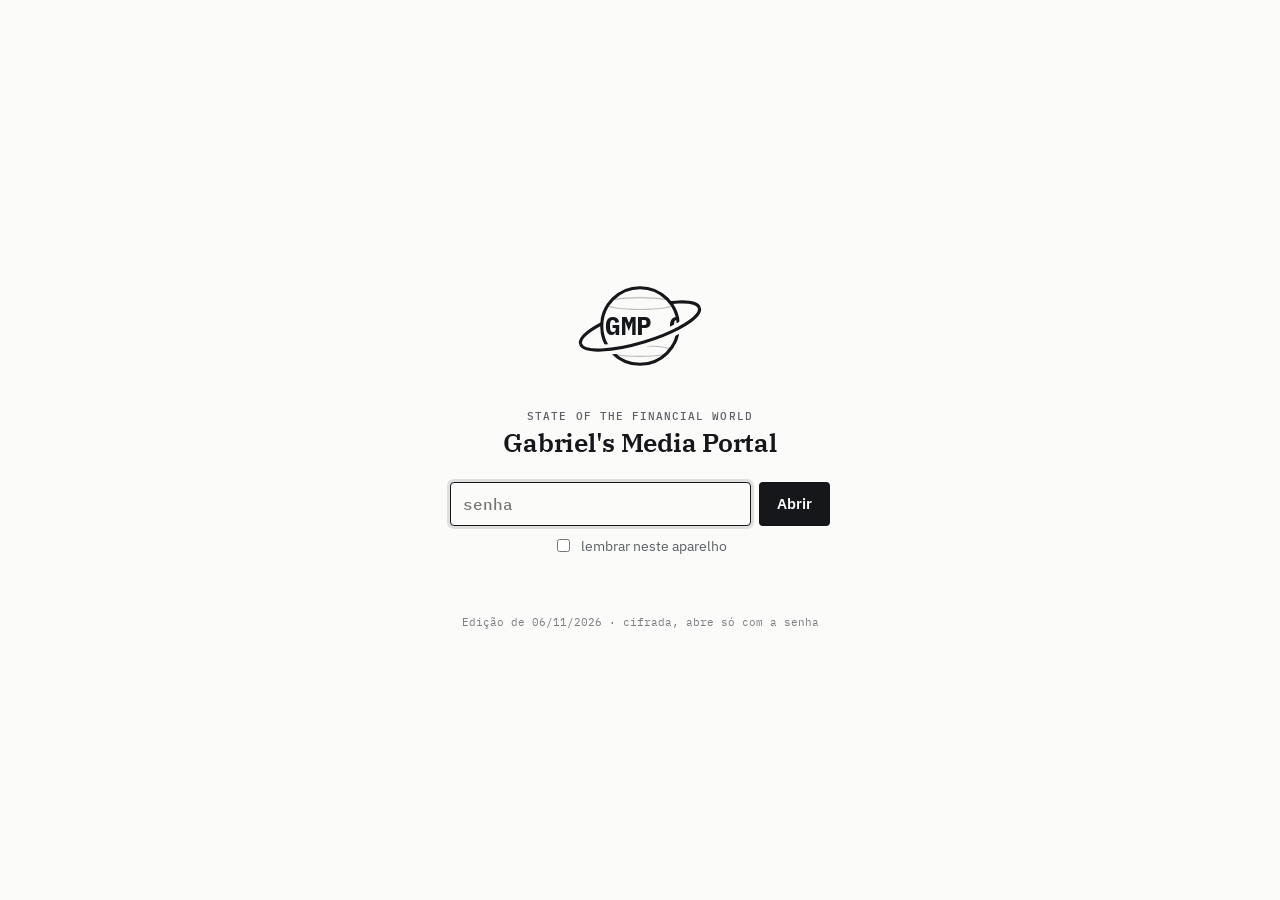
<file: financeiro/index.html>
<!doctype html>
<html lang="pt-BR">
<head>
<meta charset="utf-8">
<meta name="viewport" content="width=device-width, initial-scale=1">
<meta name="robots" content="noindex, nofollow">
<meta name="color-scheme" content="light dark">
<title>Gabriel's Media Portal</title>
<link rel="icon" href="../marca/gmp.svg" type="image/svg+xml">
<link rel="stylesheet" href="https://fonts.googleapis.com/css2?family=IBM+Plex+Mono:wght@400;500;700&family=IBM+Plex+Sans:wght@400;500&family=IBM+Plex+Serif:wght@600&display=swap">
<style>
/* Tela de senha. A página de verdade vem cifrada (AES-GCM) e só abre aqui, no navegador, com a senha certa. */
:root { --bg: #fbfbf9; --bg2: #f1f0eb; --tx: #15171b; --tx2: #5b5f66; --ln: #c9c6bb; --ac: #0b4f8a; --erro: #b3261e; }
@media (prefers-color-scheme: dark) { :root { --bg: #14161a; --bg2: #1c1f24; --tx: #eceef1; --tx2: #a3a8b0; --ln: #3a3e46; --ac: #84b9ea; --erro: #f2968c; } }
* { box-sizing: border-box; }
html, body { height: 100%; }
body { margin: 0; background: var(--bg); color: var(--tx); font: 16px/1.5 "IBM Plex Sans", -apple-system, "Segoe UI", sans-serif; display: grid; place-items: center; padding: 24px 16px; overflow: hidden; }
.cena { width: min(100%, 380px); display: grid; justify-items: center; gap: 18px; text-align: center; transition: opacity .45s ease, transform .6s cubic-bezier(.6, 0, .3, 1); }
.planeta { width: 132px; height: 132px; }
.planeta svg { width: 100%; height: 100%; overflow: visible; }
.anel { fill: none; stroke: var(--tx); stroke-width: 2.4; transform-origin: 50px 50px; transition: transform .7s cubic-bezier(.6, 0, .3, 1), opacity .6s; }
.anel-vao { fill: none; stroke: var(--bg); stroke-width: 8; }
.corpo { fill: var(--bg); } .borda { fill: none; stroke: var(--tx); stroke-width: 2.4; }
.lat { fill: none; stroke: var(--tx); stroke-width: .8; opacity: .28; }
.planeta text { font: 700 20px "IBM Plex Mono", ui-monospace, monospace; fill: var(--tx); letter-spacing: -.5px; }
.marca { display: grid; gap: 4px; }
.sub { font: 500 10.5px/1.3 "IBM Plex Mono", ui-monospace, monospace; letter-spacing: .1em; text-transform: uppercase; color: var(--tx2); }
h1 { font: 600 26px/1.15 "IBM Plex Serif", Georgia, serif; margin: 0; letter-spacing: -.01em; }
form { width: 100%; display: grid; gap: 10px; margin-top: 6px; }
.linha { display: flex; gap: 8px; }
input[type=password] { flex: 1; min-width: 0; font: 500 16px "IBM Plex Mono", ui-monospace, monospace; padding: 11px 12px; border: 1px solid var(--ln); border-radius: 4px; background: var(--bg); color: var(--tx); outline: none; }
input[type=password]:focus { border-color: var(--tx); box-shadow: 0 0 0 3px color-mix(in srgb, var(--tx) 12%, transparent); }
button { font: 600 15px "IBM Plex Sans", sans-serif; padding: 0 18px; border: 0; border-radius: 4px; background: var(--tx); color: var(--bg); cursor: pointer; }
button:disabled { opacity: .6; cursor: progress; }
label { display: flex; gap: 8px; align-items: center; justify-content: center; font-size: 13.5px; color: var(--tx2); cursor: pointer; }
.msg { min-height: 20px; font: 400 12.5px "IBM Plex Mono", ui-monospace, monospace; color: var(--tx2); }
.msg.erro { color: var(--erro); }
.rodape { font: 400 11px "IBM Plex Mono", ui-monospace, monospace; color: var(--tx2); opacity: .8; }
/* errou: a caixa balança */
.erra form { animation: balanca .42s cubic-bezier(.36, .07, .19, .97); }
@keyframes balanca { 20%, 60% { transform: translateX(-7px); } 40%, 80% { transform: translateX(7px); } }
/* abrindo: o planeta acelera e o anel pulsa enquanto a chave é calculada */
.calcula .anel { animation: pulsa 1s ease-in-out infinite; }
@keyframes pulsa { 50% { transform: scale(1.08); } }
/* abriu: o anel se abre até cobrir a tela e a página entra */
.abre .anel { transform: scale(14); opacity: 0; }
.abre .cena { transform: scale(1.25); opacity: 0; }
.abre form, .abre .marca, .abre .rodape { opacity: 0; transition: opacity .25s; }
@media (prefers-reduced-motion: reduce) { .cena, .anel { transition: none; } .calcula .anel, .erra form { animation: none; } }
</style>
</head>
<body>
<main class="cena">
  <div class="planeta" aria-hidden="true"><svg viewBox="0 0 100 100">
    <defs><clipPath id="c"><circle cx="50" cy="50" r="29"/></clipPath></defs>
    <g transform="rotate(-17 50 50)"><ellipse class="anel" cx="50" cy="50" rx="47" ry="12.5"/></g>
    <circle class="corpo" cx="50" cy="50" r="29"/>
    <g clip-path="url(#c)"><g id="sup"><text x="-17" y="57">GMP</text><text x="31" y="57">GMP</text><text x="79" y="57">GMP</text><text x="127" y="57">GMP</text></g>
      <ellipse class="lat" cx="50" cy="33" rx="27" ry="4.5"/><ellipse class="lat" cx="50" cy="69" rx="25" ry="4"/></g>
    <circle class="borda" cx="50" cy="50" r="29"/>
    <g transform="rotate(-17 50 50)"><path class="anel-vao" d="M3 50A47 12.5 0 0 0 97 50"/><path class="anel" d="M3 50A47 12.5 0 0 0 97 50"/></g>
  </svg></div>
  <div class="marca"><span class="sub">State of the Financial World</span><h1>Gabriel's Media Portal</h1></div>
  <form id="f" autocomplete="off">
    <div class="linha"><input id="s" type="password" placeholder="senha" aria-label="Senha" autofocus required><button id="b" type="submit">Abrir</button></div>
    <label><input id="lembra" type="checkbox"> lembrar neste aparelho</label>
    <div class="msg" id="m" role="status"></div>
  </form>
  <p class="rodape">Edição de 06/11/2026 · cifrada, abre só com a senha</p>
</main>
<script>
(() => {
  const D = { c: 'SbmHbJIhsMkNKpkJf6DtaNFkjCbqJht7Uk/NTn6LxT4ER5yHWn0ICwzEp4K55jhXm5mUKy52Dnn5RnZqsy7qyhCy/ZkJ1QbEclnKBLdr+LQN85hfhO+Bid6u6E50ZY+EZu7pck8TjEk2IsVciqYrKtgE/3v1lqQgEDmw62vpKESghOGxDGNHXmjZIdbteIWMAYesU5nefCohkbFzEW0mglAPaO6wTmaAzCmh4LqYnrFWT0CU7Gbq7mzQ/8AT4+tqmSm4ZTOexO7TsEkMUOMDi6NW5U0LNFOfmm0d2bbg17g73TPph7ugmiBK4bqK0elqtGEQKEkKqArL5cvc5AjzmM0KHfyGaHNrxg8Bz79yiSrF/Xg9JT7lETpYvf9w0LcfoktI2aEJRDbZiXMnU2dkgIg1i6IzpkvpTsyZ93NpbpGIRA9B0Voto826/OK/3wiIJo+77cFXiVhvdakv0iJ8lH5824Mmd/jVpYZLJ3Jx4W6PlrlcQhH1ZyvG6fwmyklfKNI5iB9h0RQ02qKdSw0+I8wGMa9FVA8TXfS9YR+CKr3ChYilpfVv3y5MQ0QOFylQsh/W+IJqb5MCNBDWhEd2kqw0PEStveiIFTnNafXG+4DLy86zMWEPzsqxpQ9SWLm3S59LUkJyZayhEvwN0octFMt+FhZ79zD8sSsY6S6wSOh3rfD7gZcJfIduAiHD4x7VD3cB2SS7sWXk8TC7JEpBcj+UrW/L+KpxayNIQvsU+LXASYTcR45TuzsevN5oP5NF5fbYEnlgE7o24wUVdsHe9bzlWyWIpN+F2Qnztu3DNaE8ptlLazoeiV7B2yEBa2rBU/oRMJ415iIMb0AFQNqvwEGwSNPcNRBoJ1GGGhbUsCjsPXLKCwHYXFnGij16pSwUPeHH6CFcVq8iw/58qrumP/g5LEgghxRpO+XcNX4C1TOTe95h0WALxr9oHbqHHhQluD4ZA7HZ64G4F26aPjPjHy3pO1wLgVOZMWByxXexoNOU+hY4pHllLbgWQaCBP5WLSo38U8n+PLRWCFf7f8QJ/YKSrfB2kqmX219n9YgXOt2m0t8vmdI9H0yKbJ8m1V7FURbms7KQi+oqrGcvTR5/5fjtEl3iQAV0NGMa1pH8WfLziB0pfLK+wnkVmqfELrkZa5Oaxlva8tm5+Sch3kV3av4TdM1yVfNFZdIJipItGLHqm+fIISgg6Um/Rq47G2TCSqfAmlLpZYwuvsUeeg5HDpHPUn+Apih7hAo7fc4TB3e/cQfAE9XfFfm3YwKvWhThQ80Us3q7mp9ToMfE7ih9FVUgFJJEFMBSpRdSBWES4gN+/O0oxciFGOtHAnYGyE7jN5fJ3Htxf1V+0zhe/INO6B6aQIbFgxKmWLB1QvWE05EOXZZrEomUQtYqadvYyB3D3MKTLsLRu3bbXON4evJoKoA74oKJD8Wp03gXiEjebGtT3IVislyS+QTcn7P5+xcNxcxtyZwk0ENl6MXIzP66gNm2UlgIn1U4G/q+DbSjd7GTJfTiJmiZ11pTBEI4LasRny8VXfsvUxXp+MpH9EWcbp/zN+rJqf4a5EKqwGNTkNt7pAc/z8ILkm51dnkDBbpjyTuxBcDddFn+7nWGa8aA2LsiUYYCEb4shaUb/EXtZSTpVcbmHuP+FmR+bv/N0iSbRvMz8ERCFy/am+ZHoVTMHdXf4uOCjtw6p45I9pvp29MW1rmIb71JnFYyHSCND0x4UOrD+03yAcKy1oKn3d/8r5Szu/iEKFU7ZLE8IRZ3fmGw7Ps7nPRLunu7MDeiBYjBK/L/0gDopO0OsmOMg4SanZqHSeIzlOD3NOLTy7fvsyhTi+5XBy3Kbfe4CVEUwjxGmeiyudDlHyi+OhNni4/SrhSEU3Cs5l9bWcDM6xamptn3yK9xfMKo0g3SVWtVC2QvXNQjv4y9Yj+s9yq+/me18BsWCiaHdol8CwtiXjruhvNSFX+RkYHKb20HWSpa3F7I/sDzD9Nlh+TulNzMNMsOXT8mF9TPFZAKabNgiE9dNsYtyABTU4znQ5x0t390QjZSOxvRYGzRhnjt/EPvZuR+Qk2ZLIvCKZMlKCq1tifROOuC/qOEN0+PSGfxxjsZTcLb1RNK3BQfP88E4z14PAzwtYGGiURWxBMJruT55RR4lP58/oiFY7hzZP/7C+3umrTOHBIlPkx+YEQ2U7Fa+xSjBLqH3o4LN1oqBOcdUF9/R9aE0SdXfP9ulT7nHQkjla+VhX9oreBLne/vkX8TK5+GpBWpmdBJobCfhQKJPeqBpFdRGHnrWB8Ho/iPUyc1LTfDhL22K0BmvuyRccBnrsi7LZ6gzeoxLDq2VmvKkRSq17iUuWp3zK6+vLDxgqCU5qKWfcy65/Mo51vI9eLqFeE1G/VhUt5ufBEOhU4KyVDjT0QIeFij8Ohja4BQbQX8z6/DGyiACnJZJ9kEMsQKeTDodim+SCZ4ZAc7V3Z41XxIcZ6xnfKCqnVzdQh7Uv4R7WTh0FbK+8uK21wyXfea6P22uCk6XTYkvk01W0AqmcpW1EAUMHEpBeRkrrrzxsRaCstL6xtaUpHNgFu37t2dpMM7TPudgYFtsBRZoL0SGm0xyXNLxwnZbfFPDvxkJg9VHpFK/nt5ElEaq9PApGehehhIANRr3iRO9xubWjPdXhRvOQp7gAkh6+qJaQqPcowKu320te5TB2vjT70EytjzlyDxhtCQUBZh6yqyBkI4RHWr65+BexEx4rkc0ef2O/O5RUX/0w25pU+lDRJR4qmd9GIAiGghKXDrkwqmC2cN/nFceoCGPpR6mPO4FeRykoq8bU0DVC5ODha7NqANBo9kP/O/LLfhysy5L/qMPW08gABMLkQQjwn813OF77QdAtL02WKG6xXqljTxbW960isrjZ1LRImqlm1Cx6rSrGfYUII71dnAVD2jqD0rkasLmtu0LUCQXGTSGSiCjtCxTVg2KwPgpX1bre5QNWYFbuhD3yIffjL4Aty/B4fcYbW2wHhii3/AVDdCe1lxWUvP6wHScNzBRCRLuB0vbRR2AployLwYr50lZn80a9BIj/LYOqxodVBBnbBlL8SNIXItNNVvndPQNUc2mzvMLC/zbMf/HUlHGv6Di0OdJMSCEA8P8Q+JaeC6UYZMTqmnK4BWFgYGMKTZsMOnE+ffkvj5yAptckDp2mBKrb6MsQv4NrEAddfhyP6dACYW6qjF2K0dQ0IwfzTZ4wwMT2lW7lZRPY8JGGcd0HXganKEfr6ZnbxbNUJyB2PoU28Mc7AfUrx9vOoAHouid2dJ0hhde9jF/HvL0o4JciczaU9DS06kHOf2Xh4iVj3hPaK+UJYGoBIaS6vkrHoezL/a5CQa09nBpET2424UTRLdU1sVtcb0IAcM0A7tvMsdxr1ksw00sIHQs8cpSSx+AAQTxC1/[base64]/RiUJu7km/FzOCpDganj6khyBGMZBHweXC+ba+aEsYKUUrMimueZFKb1hF139TzEsn2GjHbOKCEhmjThtRALxyvp2u62hYwq+JLSq3GfWD5ZGaUdN55CRCP50vdJMVgIYWvmuPYFtnPJV/FVxc3HUXD3Yo/02SfD7Vxu5596AWu4GMOXRrmRHgRS9MwzXAEoac3xpyR2R5O+ZVvXmQ9/IpxY+qjcPVd66pDRyn3YSusiifyjx53iorvk/K/z2APgb/gjwRGMCg6amYBrrL6vuXraTtRxRVyMKraKM9aGVl8Wt4MXZMM98jjpHMBDJQ/4mx2d70X4VOq0Sk+5zFH4l8LoLMKu8bgYIE+GPoHZuORmiroKa2fhHEl9Dq2FNOQKPyjIaydHcxwRfEB/[base64]/Gbx2bx1MEtaAS1hhjv0i9oVOh+SdRFOIlFa5SPbVTX1VJugFFgr8DtZkt6HcvvcmvLq1y+VnUWgDvFDxwnRCLWZTla8z0eEcPanon6c5EFM6frDvPNaQ/olKIK2YrWg4eznVMauGJdLmNNQWFRvv/oQWr5zgY78hHiOH19gbctxLh6CSjziT54aP5INFqzQeNBPveY73Fmk7LEQVEyl0JqnggTWtxq2n8QSdQf8iOyFRhC0idXbtXVej0pok0biENT7bmJcbKO7h+JgXmS72VpeQ+rYo/08WwzTczZ07WfZik47ubUieBYllhkbUKMKC7D0DpOHVHOJTC473g37Pje0PEQnlFvgZfN76DbPTUXlwo9BWP5AxsZELVqmysGe0B6vBx7xm55rnWHIgWxjPRWplhNl/jX1ZJFMKBI2o7kTwehaX7S+mFfbtz5quTf/ulSFtZw1Y/6trxIwICapbvupjxPvNv6ibAJqpzeKUqYW+eZNOx3+5oSArfhWP3cL/xxh7EdVYBNe2ZF2pbZgJyc4des0thk4b+X8HmhtdD5ltQyh68jwtpiiadYBP6DHYBii3B9l7YMqBzYRRod9HHP/zRraqZ6G3xSSdxCVfrtPOv6FhJW//6LkOAX7kBApn328L6tdwQasSX7svpzIxi0TTAaerxjBFGnn6CFjE0gaZ1c1Cu7xHiDzg4QPZLjxIPcjAUOooq4PeY8Q1RyLRiVYLjcJXB2hwOtVedSk/hxvO7LLlfu8Crhqn5jZbAAPUEvw/VDuduCa1PTLRaEL1vXP+GyOA+Jw7UdgC8bliwUxFGB8BC+JfovmxYM+rqrgoYGYMXggZx63E0aoDpuf3323C5gbg14qXX/iKdJ4/QQFq2/TNAgCr0/TPQ3ln546JzDsbcWU3tm+CIBW0XJYKpi1Frw+YgeyFzFxWI/qQWRgIJj4/q2B/T/+Rvae2aicqCt5cFVPm7hBNmTnrL61OOsYwRmVQVBntj+9vhUQtOYF2pKAt/oQC7HWFcfCwe5IRq8lx01zwPHNClRu+998oYMR6Hu/vif9nx1MW/SVsi8ET/weD0bXRsjyEBSDQqWrHVWcPNQgCXmgEgDBwkQzonzS6vj3VNQWMK0nWLfV0/ikr17gw+btjlem6DfljCqf4c7AWSwNEo9p07xv731g9Xxza5thBW4H62RceuttB7QWuHORVFjGBxtlb65brSpUqGZbwoUHZjWvhS0bT0LfMZcpnLH4lF6OjaYZbr3LGk7QzTukHc6zKmw7M2p897pt5B4cU6Ca39HcxazYRyl7o/[base64]/1JW9HFsVo9BUW5VIiVUyg/U5ci/9tfV78BYQtxaSA3ir8zhNdyzfqBeXvVj/Om88rmFfH12QKq79vA9VSX0y/t8d0vJBOfv0rRjV1abllcEYuFzzfCLpie2eorxlpQpXM42u3FW6/dj2HE7d2dvJ/idvDWeeH88h/pXH+jMUwPFSOrMyZFeTzh4nUAsvYuPvxRTtJjuzKE7dYWFHMsHhSrd5BP9guyfum/wrb3UMcZizDPAtt9raorrApBegPEC2+3KQ9bZUpLFWCY+KQorGw3staj3iMDL45BJXviuD8oyL6LwQO2CnAw0pbVwQcBgsD1tM8ezntfu3g02A6iLpXe4aw4wUv7F+Wm9tRlBfH/s0z1cYrSyLoKNgYL69/emujkesuUGi6dPz9JOwYs0NVhMKD5p0yND0rv5S+G7YejRI5agLXuGuSz649b6teZoSqSlHmZ+sFSHKnVzV3291NiRGQN6g+p4rpbtctHvO0vm4w/JJPGDAnYRhB99ixB0PEwykCKThwQQQvKry8yWh/mFGkO+N61EAg9iTHSES+NoRPeCszBRG8JdMXFw/Omo36SAHCVoQmuvnkc0enLC0hVej8vVYjSvEjQALUCBbUfFXQG/cLJb+NP05In2coxUpS/lAAtZB5NMg0V1SmsBFLPl/E4Bfg0FQpc+T11lFUj0flVmOBO24CgvxUtU43n5qC9pKOGXomvnIfI7p+GFjMITrI61hxdmKQqyVJoAwG5KKeKcKfOfvd1Pz1bPyPQBxxRv5KNPPbTojOV/6ey6v4I1otI1Unei7Q/egQKMoT/bpKkN2PLhvpxcdL+gQa+OA/mmkSC9zTVt6GseqtZF3XECAs+Pw4woSFyaU8DnVd5uBJn2UmbkYQP2W99iZWziprkrt5LCz88/RpBV9X4xB+HU7Xdq5AtIuXXrgJ/EpD+F35hNg851x+loZddigQ4oQDqyl4d3EWBdB5hneRk1YXNgF9lykAaFpkH4m1HAqY+o95r9CE7GfqMlGDec4/OfEGihOyDOa3d2mQVlzylFq6aINnu9OLGbEbnXKNGGCT+Yof5msOlHrLnGL1pr3hZgWj8+5HOp10DogMR+YrBgWgUf7IUh36FKedKVPHmZcOsm8CVfPCXlAkBhLJj+ruRsk8qN5EGpR4Ugdz1KDrs5PTfcpcQeXXOTE5zor7XMuRyVLplTj4u/cbsvlGzSGBDHdQkrNm/yYMVsrnbXj4Jy41KN70e2roq5cvHiZBFM7ZAzfXBoKEAs1VYwfAgdkYg89ZKXM/qcckvfT9UHU6ZTWZpBJK1TKp7KxqvGlT8us0MrLlXtq7IcDjWhTYx/AMapmx0NmlBppoWcBRoPeYDVx90GxyhOZZI5iXugO7jTxFuXELmbTUSpqxkSOhq3xheNWQjh3T+nblODRNRM3FnIvd+ZE2EoAVdcqrm6Pt7hGbkM31eWIIQAsriwzd1aWSkiTv/kVXa/fGWkxd0pSSnBD/[base64]/ChsvXl5gfLY2cX1uEE0izjePQmGJKpV1QupmjSOSfPGaJFLf/1kk+eu+AQS4U71Yzq2CPDlEy8Uovkbgj7BP76qLObO9BlwJlmTBqBDUv8Fd57CespGfftGiLTS8y296FxCjeWxBYCwd2WyRSrgpOscT/8Rx93wN/NpXkOsJcFCV7uZpMvtkSYIg+lBT4hO5FaTjTocPuHXDYzNkhQLHmFk3RalFspsEbVq8NhzWHSk3irANpjg69VnVjQCwjIyPjSdFsnGN4cOaW9RImCIENeKR6ehg3vQwj7GcLDqmRRCaonz0/ReFynLlYw1ICcHx6nfNgUlHvDSRJW7TTMWP4oE/iTnVx2+N8B6WIvTo4UiKwKdxHMQZbUZGmpVv2GTtqbPgLUo48vaHUk32w2EySmpCjW1x6CF/UIpHQ0tTuR5ZOHA6y4qdVvDfbtYHJzSdixzspwVdebR1mnA8pVqiHRqFOFC3K08fwyy7oWQ6wdQSQZGwFXQr7WmxnRsQGy7otqTvC9xK1WfvSQDCfYpE88IdPUaxkjnq7VMBrDQw4DqFUA0uGPSV5CMxA/Y5VMWvTR7GJArodb2IZkNeJCvrPYvx4PXNwSphwELHvg5qeAMKEDbg0ZiYa538IDGYnwgXZEKwHGzRvwz5Xbum4/S/aSHPgw+Lqh/bcpp9OFar8Vn8Pvkg9PuMSAiWrFPfNBViz1alZ8ZQYCLt+pP+prH4oCOZwczX1VDlDU2iNKFhjN4CtAng/Agcq5/xg/cffhFUyvoab67L9Ybk0GmDXWfNnS8k4u0Fk/1BW7Cl5vHwkc5dpVRVHaDZIaZ4ZA90XyUPHf78KEf/jltFL7MDrX1aqI+puGBIfn0ICUnWx+PWizyNbT9VCCoLYSiQhgfqBHEP7RDpSRoj9ZACA6JR1kzW32fxduG4RAUhf3aEVVTPxhlUIBzYC/WjXwYqHdZtDW0mNxA4+tpi0bmMyePVvSGkCRaRrL5AiKXAxQnj0JaQZFs8d9FEYlV3LRCGHlC18hNDxlqiS2E9jJ3LfHongyZ+rAVdmIs6WrluzBILjTwihPf5kU2qSdp6lnmYKjBxVUgRyi9efFQWpPXRx9+Mj/ai+26IRexP0Ga33LQ2DMt+3yJNvjse/xGFgQ4tUHkskoFsGVeFJomoXnYButo0V+FHIwUpMst/2VptiJIQSzIxqa0JHuevukkfZTVaHW29++mWYhSGEUhppcla49fMqSKH82yAkNPECoFJVJkJ0uV/UEg3FoDyx+05ZXfuUDNZ3EOrTN2wHmvPcoDC/CSlfEADfnI51diraM1vxIHhd9lntT6c3lDwlWSdpVONYzGVvES1iRDcVMvi7huVlHKxka0L8CVT3iABziPVbEjaJhLdTQDeO+OjYdnU/9kJGI64f3nDfBwxSopLjcF6y3mO2ppegaB5yjLHgblnriyS40rByqnfY2LlZOpqmgQPq0jNoFWW3i+WnHR2kW/rIRJtViO+vSWCsvB33K1801S4B36s7KbDiYqSG0p7QoOicZSTWlGcWOE5IGBUXumA/A+DDYRSXmUFHYI8oP4taOBfWeaOszV66X1bAJ5c6Nra5vGBu0etfX+SHw8ZwbqTzy8oIAZ3HaG7w4T2qkTp4SRbPuU048sYrHj3634It8ccR7JjXiEPpddRFCuO35N5gahzZnrdhEjrdnBoKTb5/iftibonb3BzJMzNQdAtnFboat/refQ9+6slRhl6tFxNhhjqJTAo/Ry2+gzN73fZZbiVXVnLZ2KLiFCwM9AVLRK7vBjDKI3wvWy62NDT07HH8ueLRnI83OVzfbH/Qf9gloQNCoI4v8PdqC2tRh3XoqoqFxKqGy4PSQ33rWgZiHq46eQv041X9WaKPoJa6f3cdtx214Hg/sFrwPsthRowe+xeuhRqeAV4BBUwZgcz+yHDFMQzDpAI+B6xiyZBkxyA+U8Mvg8eGxLc5GHV5Cj9QBbJNHzbLdi60tQfAFaT7x7v5HoklQOkdexbHs4RwlamcBj3og+R7p+d31dsW3Yxz90X1hryG+K3tJ1dqF1/jxh+bWReJ/O01OHMf9L84atSZlskgWk0p2I8jQ3T+v+F6oSGXXJrX3xWcKFe2XeRJhC4shDyASCLO0BVpomyzRB98JV/4/SokT3VqLoUJolr7h+DBJURDoickMfaX3KRgLNeOvU7uw6LI3RpDZFKo21UvYcTePUN+83EvCEeEMj0rESnpPUNrHHF65xuVgfmxyXNbG6owQZny91KeXsTKcM/JogHK1BKNb6NncH0lh8BZxdzFhxBd//1Cp/YeNmGNLGrOVxl1z/94u5R+okTRzMj8w33i1Ue+OT4D6faRdd7CyNAqqrRYYqFF3k7+DKWHHtqoQIYrpT3xJiS1jwpI+yEwwCskYnxyqHC1N5s26ph4ewK/aTtm1bHTWPYX8cRasyzK8S806XJnN7pdoBwEn3Ar4XKV9lIUcksWWBv+dMX4e+Jdr7McA5X5X3nZXvkqgQU/Jz9V0fRgwxQHhTceCN5J9hb/[base64]/kA3qc5tRA620TkBw0V+bjJt9H4uFUfc7cr4F99sWpbaXJIM75BFXoTbYgYs4P050WoONo2xY7Xmit+nAfwedAcCYEIYWoQz/[base64]/GcNoz0xv4Y3UkQei4A4JD1rTtixwIJCDYw4Rp4pwyywztNeeBTxUilcJGotC54zaIQqVmQKOK1gJ4E1J11jQNRJm9AqFAuaWR/ghsPaItuU+9Ej8ZjPXVrwBD8kSPn6UyJDIusm8Arj47Pz/qbw4DpN1sPPp1+PpAKq1dP03GZCMnKYZOSODc/UXuGtXxdHKZ0ymc0hsdIjmEUAhiOfpKlimkvORuZiSt8vbB/1ZuhTy8jArnn5oTYYLs1L7lHE5hI0wF/NKQLlEvLkKwDLwJM41cyUDgXLIOa6hfiRAHGiOOHn9GT1Y3NwBgetW2wK3HOovX8eI7e7vpZ4PFJ/cLPm+bZ3zsv4aSVJByJUYINg5EJVS0dN4CN0DQ4A1jt/OH9stmFhEHVwd7aBQ9PqGvWnVnoV95vNu5f3WeLc7CqGgAiJ7Z1p9H8Cbu8Y6ikcJIgQYvFGdb+82kxFh1/zy3wnQBg+neqMJFGWxE3FaJ1zLiERBvaYV1lQwPEmiqkna2rj2+KOY/PgO7mBA+MKbbbjztfVmX/4sYpLP7OyNRbi3psqW0c65ZGhSYo0+U5Lhw4DmpGJjddbk+8d1W1bZdS09xAGNXeldv1zRAbAtf5NV/9upGy6wcozaxg6Zbb5KsGUb7F9ajN6G+aPLcM1+qoKDRs41ZXr0bzZF6XeH2hNoB2HcF8aJ8orUK1cF9+rUj7uPDvT2okD/7eII8QLYyCTq5MQGhk5vwGNqb05LQzs7PYQbOUXkFWGU3z/R6ZwTRSAXOeWa/B9YQNHG3kSEQy/V4dCDbMMEV5c+22iJKef+J38D68krdHjAsGpzy+dz64fnuGxZVIAKAdahU4ig1jIlyS2KXTL6QWICBSixoeQOg6W0q4fDPjEfLN/vtH7xqTjlndDANkyNuwTlT+EOALmDXm3U5+Gxe9wfNMFyfZ8EAGBi/dC18hxIJRjSQpBtxO+nl3Xygs2tBB9RPFjB99RomwXTrTtKgmfHwmqObWkkaNdf2zYWHBwOgpS4G3iV6ohXeAC1o7NE1ZoNU6PGbS1PFHnBOK97Pbvf03arN1m9Qo3y4UA6lyKgBSWnMLsdbiJmiInj55AFO/gRrva/jQh4JZfA9cye0UGT6McHQgvqxkZ+wVc1r1UCzdj+UtLfrCWQNR8NIYO9qzNd57Twj147iCxRZ2lqDZv46G9yJbAtPReiW08VPmBhbNSij2RfE1TrBHS+MLAaqT3L48Wz1dDlF/sWL8DRA4ge2R8FJcwUt6gH1OdpgeRPK4a/NGYHqjHLTJJ07oEBgq40/n6BXi1nwp8WCEPaTx2ciebgEGGK+296JaVSuA0tIwO2yL75nlnByUiCpRbjzGNU4dwiO1TrKGOLScEsJSko0OEajB6slzwUEm75VF14+WxVVHV5A9Fp+KUGqsZoAAv+wKsS+kdQ1nOOllmVXSS5KF+eebZn4EniDeVZcyKlMQH/UcRNSztlYbECmAmJSeQm8ZS8EnGglsGetiLPZQZn7zrAVMywvQcnKzmRtBhsuOej1IstVNSuIlz8A1Y8YKIgNxCBh5J65quEa/E9wDPaey1VE4FbGRqHUdCszB+tWvksCdVxKC82uRwZBJPdtJoyVEJrY+hkNFm+zX1IvKSzFmbN1WSx2z/K8YH3GP1FiLzIWeR1J2h+cif5jhPSznCAYCH2RDsiSkV4+Q+mAvJ5PO27MPhSFIF6YkvMdplB9aUKgTpyJSgloMpo/bLQUgLR3V5wB+2f5jWOSvAIXA4uguMAtpNrKO7++VHjzDPVh6ZojYew20l9KajnvfWh8yHBsp6nqMVa1pvSkaDZv8EoKoRmSQjDoC7O6oXP6M6LP6qOywunm0BKXteIhBcTVBByh3/OQUoMgvogx3ccR1jQ7dNriUFI9fxQwXZ15Zm9CX5bzW604vkX47wBmlToQVhrT8hqID4vEo749z6fLHKv+XuLV+MM2FrN3+ZRp6lvaE06Hqg9c49/pF6Q+UBu3Zb+ZQFF1lSxnm3XpaLDjNdn/DiHxUhuqTHCTzCTuotnhEO/QU8jn/X0Aa6YAIda2gwqlyDN8sAwONmXFAbeZIvW7jwvsZGMNVlFDI74CjJ/dkRXQEP7Qc1V4r2nn9RM/LAWdUmapF/5MD/NqcSacL5OOFJ5BnVzpaQUU2owCnrj8Ztilcg3YRfxuTiomzIT1wAVlIefznT+LW1amZgsDowqcy8KjFIcLmQ9kWq8KsE6aMqM2zw3hvPqqwiluomyjcGxAqJ65sufHAIERKxN9YpLKp7/U2+T5IVYdzoFX+Mpb93VCKNqUA1R20MEp6FDeic8THo8IN2hRrMgmYcmRuXrHSlY0+CPrCskrs8l8WpUCG0uI6QKnkYOy9hEsw1qi+mRwI7pC6/oZgp7RvB9+sNIxMZ0nSXKRJOJTHqOeY1dSs4vloayhz8CIex/98evpiUBPIxTBo2cifVH+WvzWy3HbiqsbH+GmKuZtySqZb1Oh1QWvofeeFUQuYv+1Az51x77SlwGGQaeWSbSeuck/toZxzE2IqZqOfrUkezd5OmZG5XFUZw5iPWcMkzHjL4AW1uZcrNZ+x5qw73TbKtPADDRsWRSEhJGbrF18DL8JPTBO23F/AYphBQtbIcoy3VVnAKhflUo4Nu4QnCwtHGU0H899P7I55fOlhWdAUrgfZaYeU0kArCq1XeYO/eLm3WcvkxHFJs0537kwqYhMvzpcdDkfMx0D/FrX6tsHarPhK6MZi/LX1GGTvgVRrVcO+s1W3fEkQmzCEef6ZBV7nnY5TsdwjUEODJmd/flMr/3vpVzH7+m6HaC3k76i2USEGGkC80vzdd+e6jIxpMKGNVe6xkXrTCgm1QwhmF0Oe84JGo9qeiR5wFWkhFE1WRGpoNzrvr4kxS8m6rlZrVO0jZo/sqvv+cYkeSLfjsRGhasax1yeCpjDUbvmWlQJBso7Y0XsMNXouyVX1PvZNY3BKJ0aSVMH1emFcXJZRrMKRkLvPJ0fKnm6CeHfhmR57vvk/ao4K87gqpMLbpfRn4p+XfGqNMjPhhw5vEKm4IT6LwrTTVODDMufdmwoUJTAV67DcQ1IEi93cOdLoQ8/WliiJ/ssDb77EbhGmrPnq4jxsG+RJLeJ9798txth09Y1ZhViBuj97uXzIDOCDuLEsPhFYNFAZLy+t6zBg07lgBSQBrR+CxBSkYbdFmSPAJaaB9M3EdguNgzlbby6oAFPGDo4GMbS3qQgfJnVuVH0LmR/8gBxifIn5DPKHPLadoP/[base64]/Onkpj28kqTU9b5jvCT+eMdvzAd+LhnW76EQK3t0On/Usr8ASY/7+7LCr+fWK+zN2YgyEooUAvJmAulEym5rbwHLG+oYjTZi6MWBL2Rmm7tfvjhOETmhy+IaaOeyb09m6MUREeIUtBcJ/AXrYf1zAjb176A5N+Qj4+ZNQeD/5rH98D3ByyDXNl+uJyTMW7pjpHj41mpHSssiGCQbj1MoA0abmXSW/dF31voKJCvU3GrPgINS7nTxQKlYMKAynDy1pUAHBCdGKu3XjFlKGnA0ys+qr3pRRxWZR+IvtPeaUgeZCtXSx2I+g53Yq2eMUfTJHVNGGfOo3M/Zga8H5jwU+PxPWvNyRk4xDt1d/R2KBSAIiEmJOCCsviLB4xq0iWq+gxrMOmfvt0qEy4KyvHqhX3wR6BKJ9j7EMyQKfACXnDkL+biJ9sMNCE1WwzugEBOGTEEj863UNdPS4eYJYtNl+kzmAA8OurCeLUP6ka+wz5m0weSDIHk5c7p8voLYXGhakdagam0yE4IIlp0CW/mKyEpaWJEqZD4nVj/jjQLO84M/uOHjJgYJl7P8JR6DxE9A5iUpayFwLyyQNwKO9UVghQWvi02zm4lm2M5HFtzxE6lDQKPFR2Dx/JBE85aE7DSrCe093QtImza0RiZ7uBs5oWfxCUeJLeX2NyIl71cZKyVbwbN/yoABQx4AEVNIUj9P9FzCMOdAOplfo7bVBLN9X0/CKzPJnZ5t37TCd+Zeu2H6dCXDgXZJQ2sDdheEnQH+3TmcU7GI0Xuwlxp8Yz0I2BGBFW475nnHR8mZibgVik2WC2Oqyo/oPUdQ4WbxlCZwkiQ54+6w81zgXXX5P4wmcdPVeSYuZNuss3c8P/aboAuLutm6Ut8cI+/b+2HdGtf4k2Sibt+T+5IysofRXWJsBfU1hcNtHAWTn5qmd/DvUmfEJgW3PH0Dc59SAMa+SVXL86fui6xjSonPP9a6dULG245k6Qxmf5K0Prco8yEBDnjfDFqOePY2P4YZLQx4KTRkzwCBqvXvW+fajCgJS+dr5kp/WfXQjnbRIZFHAgpt6RkBRbgj8mh+UV/LfX2KZiabTeuEoMaS9avaVKLi7/L+yh3UFEyaxeZck3LzMLCroSsV0TVvyXDR0XxtgW5ADcpqWrzwN6rZrSUZ1COnAcELwZdqRzsTUWzXubqqqA2iWmVBsWC5Y4DxPdGDhEpUt46RKujxJyNcrcI3m+NyQ9mY+/SaIXhTux0g+BdOl6eCNqalFA8nCpJKppSycZorQTMVjcPRZfOwwkAKPweT+C9lr54JRzy31WQN7wo+kO5CPNurfYmPxwwVy9s3bdGu3T64ntzHfcrotAgSaMRlEotnZY3ZI3Xl1WqqvvoAEgPyiuvBML7k0ARrB2kgaYYOLGkMEmEgf/D4zalTlOWGsxaEfED48+RsbnU/WyWNSUdERt0huMOLwp7XI8ITDOpxvsVl8PopxcPeJRxy04j2PxaseycF78K8/62kMiwCrR45bb1wD4p66PiL6bx2GPHcCQHtw+mCN6w3Hys19BImgqYAUftNeJtU1FMC4DjCWAKld1s6JpRw3nsxlsw03MewQ2pe/B/J0c4MVyTdNhR9ferEVMOhtZGmd1nPV9NIO54yAumyY3XWn730DlCD51PmQ3bBEjznrDUD3w+gN1v7W8UqN0TDDpBTsmPPte6lPrlIprvr7V+13y6mCdjgV17rtDz30a7zYBChJQHaTS+o6u8GC4Z4hVl7YRiNDQvxVT6RGOFEysjpUueuKa1IQEgR8I/8rhAF/YuylpPZPHm/e6RIBRlAKCH3Jd5FTO0CFWeP3VFAoKDJL6p21/dZMY765Nk7vRdEhR+xLJToaYxF2Zn6QjTiw1RkoGlxNZkLdUHXFp1WDBA+LsdY7EKV+FjZVW+cL718BolG3ZXfWdQSGG+VbgFXBP6W8lgRYlg38avMPkGTWOB+BB6YCnTvlJW1HmkP7TeRam8s/Ob11f7Zq4iJ9JUa8PkTJCOOeHCj6kxyhg7xEwKAUufbBYwZ8DcIDPR61hJee7vstqyCMhTdhVCRizqh9Fhd0B+BluKU4VRx0qQXvkaD1o3fZlPUIxjb+PZtYPOO9Wot3kH0DzrVs8uNl7dw4z2wlo+ND69xEZfINOjw71tbr6N8gG/[base64]/j9GiFgAqVwAd7yFPchHBm1t67DQb6TxQrWlCTk/dyYXebRYNv2hM89IKrKGeis2rNtYzloVN3UVLrMjvvk39GYJdRYgfpXAlMCdgjgDz3RZqXbPuoPTcIlLmOloWupMLwu4oqwhg1bCE2ywe2ta3lnttz4vRh2jQjnN8z/Gp8v6qtN4vt8iIAb0n5hLfSZ4qJqUkqfmAssIY6oifxO5wgxEFu1cvw75fxmIkw1F/jdsC2eHv1SGzqT8OU4pz8U7jwjIzlSxpPRTMPNTyH0hRAAuaHv8a/51QwG9e62WBUGOhPwTPP/lsb2OXB5kC7A4pRiwZ7ORhp8L8BS9CtB0m9QK2s/CEM+jTNutwVeHwrJblszlfEp9iYFjDnIZp5fyQNfnUfugw7xjz/gnyzxW7zwID+Lby4JbbCV6XCLQ+hMfIBsG84+6MGk6keJW/pg67VwcW4frUkMM/R0G017p/5fjGq3KWI9n0Yaaat7XcgWW7RoQYr+bWF8ONJEtlK403lOLy2LCKVkgeMhaFoFIp8sCqtEzxQ1qmr0GTJbhi36SehxlMu/NJ6eQKtMF2fxjf1LUjK0M+M6toS05Ktbm8wNHXxEHjLoSpUvFhsS95B2h309D33A1OZEOeOFZ3SKysEA7Q4BKRQIfSv2o9Sth4LDIazliOWDyhTa3R9guoTwayqkfi0kRM0JVTbAK5/RMUXsTDKraeDT0L88rHXbMpZC+Z9QnoZp2umZZYpz8jetY/[base64]/kdgCIQrzaHAjbMzd4NsyMf1qSio6xHjixYy+hPpRGvu4Fs0vq2o0oFdP824M3Jq42zux5LTaUSLOvcdMHjc2zOBgtHqs/YgLELUwheP9rfVaMBAgdZp1hNCpDNdccd6nlWhT0E6VwXiHJj/JjeKxNhrM5SOna98GOj80nsadEHTsmcYso5b80DbqXP3mxwgsyWLte1lD/Tc01ut0CWbIjPXHO/BT6fTRs+p6bY1XjiCeDtnpY3kPq5l9lBKS8ej1VWDGiHHvXYnquw04KLXQ5tAGLrpDDLcmjcrICEHx6EJigtU+B7PxsgM5jsQ/k6TG/mq1C9Xrnj+aZqbdrtlEjMZbBsxFzzKiwVGyPeSlfa7KWbJW19tFpl6haGpmECAzcxqO141EhZv/kSN66zgQtXJcEEl/JxV0PmlpuUCqlXi+5TutrbT94h/Prx/q9Fi+ONCKOXb0s7XzqWvSSE36XAkCvHdTxp3W8rkeG27CKeJVpOxIy+AFPkmKvfy0GuvPyER1XvNrfkA4nE7t/V3f34guQnOmHp1lEQOkDg+SEcnVx5SYNw/LQZkWLdxbZN9Qjwm8a08UFNRV9BD28Qiot/6hSz1Sdznd2wjOWEUroDnGycdQv+fyR0UdaYTna4ApCMLn/0rKBXQmdJgud6/[base64]/eRqC0T78JZ7QMkLPewB9jWBw6aDDSHpVmjv1z7BDeWnMxA5kspv9jYSoNieyc6t+f7rQ/z8NTpoyzKk53ZaZESa6Sk4QPPXkocaFeBJXZYK1l8vXsuvZ3UPTFGaHacyYi6rnMGpcD9VlbyuHO/PiKepohrdtq7paz233jZvgeyH+JJyf3rypFVLOREwVQJkZauqXYGenfWsrfQIdKLWNVHFioiY9STuPr0LdDzsSRKOcWrhwrQfwiOp2NRiBNCZ0HjF3P4wkp5OwhK8D+JJ/8GUafalFcF8E+G0aESlHnDdf6SAzepLxq3RqTC2wyvnQGCQWo7fc3cDDgAqppfiO1IyXa55YiIkBrLZW1W5WVG5DpoAh55ZNEixZOtO24ib7/EBqZQ5zsWHzqbl1OQIj2P1M7DL3vV7GmjAN5efBhNR1fF3ddwMTeB1P9BcVUYCkdH2Rm0HMX4YdM/MfhBCUFURFvV/lZf1sfzR2X0rIR0ZlUY/vOudwgahnAuHbwqphNAPH7TKqmSX4UMh/j0cT3Elp8lBQG7Rz2yujhLk1Rh7ZowuyRVVm/QETlCTHbejGXI3MHd1G7I9naT814l8PFybE9m3dxoiSGSAMFGEY1Hoai98eTPSeYEiYLO/mQhPCD4r6k4G46Uidj2ESHFj77C7N4qsv8fDpfBdJSVRGIh0loiN0i3Cx4RF6wy5PzEVAEQAzhg17vfrnNyKk1JOft59WY2fPp9Xj1kOh+Pgmh5Tbd/X/ueJfd5PSvZ6agrsx6SJFbAFASGpMNYs+/IAlGTZbkJGIkO7Cag6Q4yQF/Ejg7ZiZFtPQgvSZggzl41I0ot+t3HTot910Y6Y3Rh2T3n+gsnJuKRsWwX/[base64]/JtNUdPHAmvIeKyKb1YVviFZOYU/i/Yj7P5utCoaAAotJSnigGFDGTI7E0v4+fwAULDarcLQxrq0XdiMNWJJBHd6lhAXWiEqNHEkisT9Wkx0fOrcMdDLkCkX8qg0w4tA/KgfM1I2nCh++H3J3tfpgvzm83mm/soVnocYVpMo8TqT0MJtHyuhPtaCHDYbCypOA4/Q/rOzx5kP/XI8ldg7xFsYnjiS7wfAEkwOrP3RwlJBv959f7pnKrJsAravfPqUuXdeuy77fdqpI9uAWNVBbpZWvqddvJQVjIIfwsUzby7yI9kdl/j2zza4NFeai5Thn+gdJkJj7Fvt1+CBeBEpSvizsjVAcC4K66iOmGkji393KrxYx3ALTe1J7ogkv/0pLB/XXw3UP2o+/p9+QU+wKd0n/s8Bm/KTtO89Tf/ZJqlLLCzG99rwX/I1/RoS2Rlg7U08V2GjxRriUW6zYgg60KGFCkUeTuWsLRcWx8uoGcy8E9hQH1C91ifixpIAav8ps5AtY4h2o7yX8N5T9U/qJfN+k5DkYtQZ3DY8QoeUOV28cw1DXx6o3GT9QwXkIB6cebTg/K5CUjhR6TbIpnhSrT4+D3n7+9MRyZbOTuUdNpe3rDAetH8eRk4AYtpsWlZQwdKuXntMSX1/oos0iBbTOb+HJGmHiBw5Ne9eFO1KlW+fV/HEIwK78/HDtfWh02G/HtqH5Jr0T6gUZqdEGSlir25EV3Ry4EGzec9wZuvodOqywwBYdVUm/3Tvz/xND3NBivoaVrNXuoarCm9496mTETbtAR3JAkZRP0ZFRMcdp6o5NCeAaoWiU6oWo0+2Wlghze+T6Uae2E4tLfAQvUFuT4W/BBfmPLHUxCIqooAkJIYOHp+dnvMlK2f0r8pWfz/RjAFBuQPy0tq6xsdHRMyNFNtqduCWz79wKvsnrm4vFx3/ZkCBGc3OM1w8wsVM3QFghy71yqyvEOU14lGnJxP3L3TT4HsmBW/lTSjv/0u5BLhIDVC+EGf4RpD1RXYcJhaTLVXCmvy3q93CFNKh6/91Iuu/kSHHqD0ahokVMM1PV/mYgRg3cUBadhudmk6t/Yc8cMbtk2xjcg/+pgMpG/qZzTI0qwAGsX5KCe3hejenEWkYGBmLGEApowAvrOwY594zu2bSOEAV+WM8qeZsN4RjTtOSjL/h1n7sZCZRkgpp+c/RthjCwJVnyD6qfcpPmgua/xpKtYtvIa8rd+jqiufs+AgFbfYVtr3UBMI4yP2cLakCStc4G2lzUlpxfteJxgVyXtXoclED3zkA5yPPVToDZuFWzX/dGGlpY8IPHrUcMP7tAncv88z87cFr05aC7LysrnZQJ/tFAzsNP84s58gS+BrgBZvGG6wtPoH0svAk9lWBiOWZ3Oc+ffaiENLPnyh0/f7Yf+mUfupZ2CVm5KJ1Lu5Pjw6Ha+vF/tpsbVGaIRjG4Oxf7EBb4JH8vhzwtW9o+E8/x4yW7TQfZGx+yayeEtIvoK7LtRbMhv/[base64]/xKPregVSA+wAqErTQe/r7n/CQUgtd6lfg9Id5L9MpA4q+NPtn8qgQlEYR8KG6HYZN+UGJdFGi4eRnr+rWvB9b0KZv3Sz1b6ssNL7a/Ig+7KIpH7/1hVmof1JlIDn1tULb+KthAJio9Vta4Z7FGeX7fGhTZ1Uqo5mG2tBjRVlhvo5QnQMpIpNhyarwLxcASLEzIg++4913A5O/RaqIrwu2w/[base64]/[base64]/rQ82hV64xG+VYdq/uaFcD/TyoVLTPSj6/B7eC8kVr+ehr/JRAWCkDb2JGXzycKNwINPTtmFEErKwBU5OlbCket6ph4w79kOAQhMulNUjePXKpFzmmO0HqTOPG+jcTg/RBo4waeQKNBKnwB+gTmstW+XH5HQwfTbgpItlOR4z7/1HoB8qjY8//P+Zvayqqh0QHXw5AVOquBxzGutFxRQ0cPdPPkFC0YGkSM75EkMB1VFSYXb4YH/[base64]/lJpUcNBZKfy04Te5/orISNufD+sl0hpSOV7R/HFr9NJdWC2jMdZBaB5dWAHUVFhmSwtRXM9T4znLMY6Jm+PE+BumQgmco+6rExW9PQp9DG8ljjjYcB9PVfIITnnCeVGWyOKoABh5Ts/[base64]/n3I3OnCrhtyux5Tnwak+/SoCQywJkdYFLfff2DnbkhwLHYzbhfrpaKeImUvCSUs3My4yvP4x6eicRF7anSz8Lhyyi05oz4r2ZNzGWmADtolpB1EszfoXDjadX/44bn7tT6OpYITPGaewAiJYKgZyiQql4TB5AqKVbR2zwbrU1YoW2pEe0h25QgfZOCDXHYW1KbNKIm6ThsTGB2RF3e1R2o26wMa4Hi8OOzu7k/QdBsA5oX5gJ3S4aKQxElwz7RdnMxW5K2NUAQh9GVMPxOHdMn61bGeK5QcJ28u2YK/MTt0HfPLbbp4+pkMbJpTvSg593giYTTkFKDtcei8SiNVTamGRikVR7Xj1XEqnPqG0MSaRYrEKwDHLuIUFLQ1tpitfymAk1FEM/K25rYcIKxpn6yK+NWsSi0dDiZMn2Wlka6yqZiQlaq65acB5VjRKSXEh1ieayUFSOjEgIhrbsuakrB0Eso9mUzHGX+BUws184hMRM7D7+N275d29mXleF3GaC3pV98ua+DYU9Qzsfky8inIOIZ3PKe5r4cIJNsrcCgJSbp+gj8/nSB8Sv2tv8hMapQ9sNw4+q8tSzy7C/GXBbR13VsHmx0XRvkh29YoaVvWuKP/0uZx4y1mwuKFhOlUs6/RKowrvzNhkjN7Rr8zeNQbAB6PLTQIbcD5IhXnR14qPKujhGcV5bN5H4d7WCJ+HzumD+bG2qu28JMKmw0v6elk982t3xy7usy2xeIuxAYfG1sJCab5a/10Spx7bCYVZoblORykyf1DSE/S7L/4lw8ZcDYCB8y/Bb/Vy8g+I022Wz3V124zFYAmQ0PQLW7swBjP4zx5pV0f+mH+VpWfBmSx3ma4YlWUWzY2g/2vAAZZJO4Hb0HPc/tsoMj3sKRlDyAkZVce8f+NymvMuUklKWevmVju3JVifC23dvToVr+cMAx4g+DSFAj/p7MaRUnEaLjzsvDr4oBlncDlVRwNqLHXxtS/UrvsBfML2KWXo0z7Vd+hAms1HYudrx5LuTWMDsJKDqE45kFv6AZ7xsuiVsEMFv9fcF1m0ccja/2MD9cDEni1i1Aq6+mKvFMQQhik8M69F8yABSxBIiNGQUcZzzrcxT2i/HYMYZU9cjVERXEEyADt2/V9ZNOQSSE3weeB6ahBg2i0Ku+dJbJJlzpqYOe5BCWp5RP3vvrLehdIeRH4W4RT6i88o69F6jssTdMsFAF0k38eMHDvSGYYUhVlkyfPAnf6GpSDfc8+zHYVS3i/e10KC6zp+fl7Tgo0hjmGCuao/372kQEXsVnKMEG1baTPWxg69mE8EDu6iQs1bhtLpMiZM5VIIGBI9AsCMaPoaJHfrkQL8ns5UzeSibOgy27C43wnaimbU/hqs6zloCEYnIFGDDXn5yEDSskAJ3eky1uziUy2isudSwnPPur9fivFXzqGwXvCgAj14PE8zAam70sF0p6O5Ji0MGYcA6doMf484zvKUfuvCR6XvxC3s9SWKi5iS9f8Qhz4uBDOCUKZDOUaoVmdC/psDCW9Nu/pBz11uTJNIB9z1fNG+adPYU1sDhlAGkCFWXS/eLlFCx18Dt4lASG5795EBMXk6xz83FpdMGZbgxx5lSreAODa2mrt0GT+ReoCGbsyracNCfWrNu8rIpC+IL9/RdFQ7ouL6z4/[base64]/vFwVKvCVzNCGRKJn3juR5Qg0DzgN+jiym8FmRwonYeMfk5Zyt/pVILI+TsHMG0J3w4M136jsTc3E9KH5sQL5AbtVfh7B7QpT59ax/66KNBKq2tPjoJmDqyMjw0PNoPiaMduwwpZr+k7gm8o/sI1IhvIv7zCzD6vrDZ04XaJRRHSrw+Jm669SJeURF6fXisKePNGUDC2a2SahbxDYGn4Ndb8sZqgdquuoZNPqedPJUgFRyUXDVlldIK0+GehaMMfqcwD+lwsetFxHuRcQCxyPkFL9wNdwsKfB13GP8Q/12403KNvgGH4Ktl5OQLjN/3Dz6zNVUqBwB5TkZmn2+WX4Supz2ru4e10B9xdKgWo/LQezfOTNFiqYflWNAIUfFDCmKlUGiOnQW01R4en4kye1gx82WoJPfYSHsBBzDVDtcSR4cypJNzyypYc/[base64]/Od87KzPtqsvfANiOCk73ZgWUE+1riu7tr8J5KnNh5+nFRLH9+Aj5wveXZir1LETaoiztr8L1RSfvQNkvMg0qhCNnBuSnSTRsaQYP0UWxth3x4UiQSaIRt50HdMrnFbYfs9nxKa+D7nzOvFyZ/RDvWE7S22htkpWpjsNGhYY/tsoJ2TeUndiMtO6d+SXIogvNs51G421G9w85FcXUFq6bqvovLOBP5l9G7i3JmxVRAj06Tn5YWFES/Lhhr/[base64]/lGu9h2qZgqpJtWKtBuTOEiQs6/8c2g+qoqikuSXAX/FRdkNgO3A5gUBx41bnXi7UQZbSER3yj0pKH1oNWCmXDixQsdbM4ihWXF1dGiFca4vjU5sH5VQjQqH0a+q79ynVVMDBrBXwh0JXh+jW93+gkwu9NqO5JBpUaK5nS526xjXskf70PyHgUmwTKWj3rA8oBaZbBEnjgH1EMI/XE1IlxJmNE93NQtun24TkMDsf6DHBlonlmx4eoCrG8oj6sAO9dSYXgTrXLmCltR/gTwibnxv5PM5iwzyw+Jhlg8Sd0LnM/Q2wvySlfYLo/ppbgfLeWhyurxsaghnBpvoSlpdhMhlnFysMOZCbLXBb34YXCIUgssu0KpIWNIu73wPL/DzcMJZarYpY4kDFUVFWimDNHzO7dSslrUgL4NsdZdURcXWaFoDNcAsgK/OBh/HcfsvG+wtwp3zCN0VXPYfOYj3hnRHzqU4H1chHTGPtbrIuFu/lQQjMNbzl+NF+YJW1yDiRAjlh08XdzYZlmljcZB/TRdcM7zxfkqoQMRW0fEf1IL2zIk2sqLweh6ARtwucKSNkfH8n92NVPpAizSCd5kQS/U1lsYOBTN8qzgNK4BHEIVsGoAEtOBvomOeVOWkVkopvDL58BWKI66QZXMirmk+As9D0UX7KT0lPX3vMOtP+85mklodvncYFhL+N0kN6e1Sdje4nAJjFgGbL50fNs1koZLBd8BVuY5hF7e9Yr8EnnBySABnA5wHmdoIim3WYMbbd+1jHJvMArA0uobBqHZ7SdJP/cmfsUgIOcMNEs+1SfBt2KK/RjO9P249TLzrotO43cDvxo47DaCaOnGCS8ARETRfdCz6/lBhQ8HHWxRAh+uNJ2yaQ2yrHONGy5d011ovmkpCiz6mYEHghopA+23AQ8PD41VGcO/uxAnunOjmVinKLDMW8kLTRcQbnIIP4/nOY3p4eBBCsLwGtKfsNdsOtMtHj2ZIVQUqqsghLbW4xJFmUhAiOOleGWlk7OlMkgw54LDE23L+FuLMGIf2a8+/tX3s13K0/MQaq6ZqrBIEZblnhymDB1KbfeICsL6CozMZWH0gXGp/qlyO6uwPuv0MMOepQ88bY9yihSivf1qXR5dlrX6bNKS4ukQUNHMLY1RmRhb2yOBCDpdxpqJrDkwVUp81efGuV4Bj1KB4XDfq+aqV0E0Pt+vfPjbecV4Q0AYKvFndsutj0PvRmu0QMykhgzbJYyTvSBL5mMi+EEdcYcHY9CXJ3nWPfbLCWWNI7w5GkA/IcTDQDO9GO08jS5CWWX0DStEAQQhRsWpsPT+B0n0ysgmGcq9Pmxg2SricPrrcaqy34TORr1WNHfLsWQ/e9YVIr4cpJLR5cmSUHkrSKcBoWHS85JU5oikpsvma6HyA8kG9LVS0CyUlScglGjfBhzigjAnOb5pmqOsohe8cTtLON+fwitTev8jg2P9LWIfZFM+CCBI7YVU2DZQV0nTjws2yW4CX95BvsFMWilpQk8jP6BxJEjr86sXyZOvTKyqeHc3/nSVHwoORKgMrssDNvxj3JVzk6RUnzVpsRT0RnrOa51YzkhAyxYBECWj2to28ME3lAmtDHBB+lf3GONjXQuj+OX8RmlpqomB9ss6GocicfJmNdYdLq16iC1z1qBAezhSK42EY5uEjVeDY6Mf9NGqdSJpyYB93ZtgyGJEbdjWPa/7hwiECQhNpT2ZR8m1Zia3IvPofYydnFtuW9sLllaA3HmXLOia79iLNL+oc2qI4ZkDrw8Pqpr5xPfhB17l3RS/[base64]/v7gwSfQIZl9DT1kRghmYFo7HVFGCWs1aCn5yZ2GyVG5/7bJeiWd35g+QAr5bPkJGRCuMBHHO83OgHhFpimXasq7aT+WibpIht2iSetTIrhP4DLIkZlF1vTV+PoxNnGqxF4Aztjza2xAoQ1w5EJt1raPWLkJoL7z7W8x6pTRfR7K8sYh9wsRR9qG/57qGr7dKNP17J4p6tzo1TZO3DJ7GyCezxcydVBo8PTuEn/J2pkecWBg0pAci1xJf/B37aqCE1dfaJWTTrAWegMXMQ4SCNNi8lL1EAO89HIeNdTmaUbBep6Jzy4Swl9rEJtaxnDIQVvg/1oRyt5EI7E78A/kPkQARvkkxL9ploDZ4UMraQHvwWF5rpXj3rYW1dSyBktG0Enxjb2J4p0uSQBP883fICTr7BNiKCdcc4O+414qR01zPF+/CSCCCzsyNqS60yce9cQBbHh3rOEfjZUWG29//yeqAxmSW1THjdfO+jB8w/J5IP0eHKRp8ArtEL6Gj4bkRet6C+pjdZI0hHVzDwGiirQB1k1DzEmwVhMDmLbjMFfnCQi3tIlr1KwKCEQNkWwOEL/5BSvlsd4L74DAdTRAd07x0Q/pVOnlv+lDvSksGIix00INlytFMKy12PMq4caKeEsf/hTLOQtGkmXdkBiO8t6BXyRjqQPjdzWG2tfJ8fNnr0xjCjMqjtMa+a8QTLZzOw7YrIi6i/svwWwTyvtNRqc2/VgfZLJXgC0/X61FRykULGGaOv0YRIB/e+W1Kk3/rAfGkrPLQsum+orj4xDBIuYC/IxO0mjE3z8hcpdd0SxwkG60lEY7DBBru7vt/nx3dukx3MVLZcrcAO6sTz2eeVE3UxRCmrk0CXzDWgRd12e3dTV9N8ItZZ9KUKnz32AzBFFpURepEHo7yE2FethoTvUHs5dGRqx4+SiwJA9+UQKookv2MzWXYHn/[base64]/uU2hRdPaOqIfHr5FvL5lkD8X7mpcNIvynDCwkFd+o0UT7FcIH03iDX459ec7BpkDpg0yJ/o0sprWEmXg3YYb770JnqKocc7sGFyq1lcJXGV+xP48CZosyJHrlnlQ9EMBI3bm5qiKYZ4v1Mjk+i/m0eHhJbtpOx91tGJZenxEhuQ2ZdEVkg34GJ+WJQP/zvwWoJP7+7d48Hgn5abuNyCWBGPUrVhhVejomWy9rdVoPsIiGLN2YYH72QyxQf3jPEMUvH/yw1Y0A++MOMVUa21ahOaabw9Ic9zIl4mOQCTA5cKPyccXUmk6rWl+pz07FTmlMYGKNP2leFPQ5h1QBfmpzuk8pFadtpoHYngk7k0mbt/P9PUQuMCrmNVayvf02gglSS4A7wFv/4QC0kxu+r8jo4W7Sm9IFC6NJZKfF4ygdTT1N8va+Sd38Pn6B6ue011VHCuI0+CS76GZa/mmBIvFfHCJs+FvWBUcASR0E/zcyLuGAh+cskpkDto3uA2MMo5QCxKw3KDsImBpvopgNFHftwILpO17ZvXCxhiaGSH7UjKQJZF5QPS6B9OAduzV0EpWDFTKsawDRQ00Zz+UvIL4JgRyNl4ZYhDnMzo5Y0H/I33O7utMA//7VA1QnHdmiRtaarE6qfnrhUDWEJ8nxfxiSgPnQr9QXxDn4l1h7JPZtP8uCTmcAddGtIys3n61t9SXVoD4PKboq0qy0dfHYx/MO4Rlq4dS+6Oja8lp6mbgUzL+PzrVeVW5qyTgxOzqwyYdEzixcoZ0AliOmmaBXz0jSIsblpL54E1BeTgKIsVxLNnoh9F/QnQ2ezZhWYfrmiYy8HlY0xxFZ1i1U45j8g9O4uU6rhzqkAosy9MLWVCcMA10Uu88iBq0Rgh/U706mNvHZ4CV79TrCG4WtAMHI7JOVW2A9FraPrnFoF3gbryUlYGZe5bMsd5s3m2pNNAJXuuhagjv+mA0v3O/[base64]/gNEh3rAY/Z0Nsm1yfq6N+nn4HptH3wPQttqq6wCOwy9W3PUI2CyFXdyhIEBrWYUmzDm2ge6QpLgF3uvGnFiFcrI0VQ8cwSm6s/[base64]/SEQoY5VNM+GyQmGaG9bz1ugMp5c03WDmMuLXMpbK/NvmPIVa0OrehJIGI02bLtc24zDq4amKBhhacPRK2J0qPHWjipVW2FWlr8KQFFnIxEVMDJ+QrFfOS9F0Eilh57ZC/VKMaVp5249Clw381dlHoq+t6S3emlGPqOWL6bxjUsR9+LrPqmt83w/8z/xtUpWVvVwxkYJ5K4IEMZKIxTNiONTm4r//1thzJ/2hkrOMM6HOOloiRs1BusopZhueem5zwr2nPOddV8RKvgV34jgzJY+VsGB2U2Xn72M1S0o7k4i/HRE+cr1hCkc6cF3jxSC+KRkqAhZVjBaRRqndhyQ14aA9Z9P2CElASMt2KsxVbq+NZCU7N4R6CKSXem5mTIM/S7MZql4Ugcfp579BBQY56bN53cqI6b8IJA9VZ8BN/EA5Oc8qJKElANRNEdAv+3N1c3pH0pWQCenv/WhZ5Wbl9zvSuuf6j7SHuVXmqvVhBIZ/qYTD7RTnuT0cVmBYORCWQFVg8X5K6Fd3NRknUdSELnQ5TXK2UGKpqjQL8ifp3BADfYeHuNsGiQRsLlg423u1oORjD+6IPi34N0gcn7tBUbTRhTyW2mYPIPRcw5QjxaYIYLCFfbpNgPUmtC0EGgSddjmxr5+oP150+6Lc/Qxzt3tADJD0VNYFI9Hje6fhHAfQwUOVSIzB9uhYIXqtrbX+FR2mAP+rJDS0HxRUhQk17O7rnvT59/C8spAkVmoul5kYZqFiusPYZWYqPfM1lV4lg4A87xxOSPx6K3Vb5JohVa7ldol4w5Me0TkgYg4okYfCKBeaaq8aeEhA7AHWLOZHW9lp9My5RP+/JYqjGE+a+6rA5GggYh2zKjYK9j3H21SXGaP1xJWZQRV/m4nPYTxyYQETjHxBzCQbWV2eZj5ehUqJwy/KzSaYXrN2NFbBSWPHFQm1UW4uzTwYKxE7b7LFurfkZkp10+AhdFzZDsAY4Yx8Hl92FkfxOSPlIId/UjcRqLhA5iDAjfnUFKzn/zzj8r6cgTLMY1Ec25OVaLpwAx4Ilk352k28AcRxHkXJFDOxxN8c7+bwmra3SnoYHtVBJSjQE3j+pkfGlXxJICOt/zQuJxjHqG6JI+6aR6hCI8T8F3tWZQL+VNAtczXD62ZyaqhEXs0oq+6mVn7AejPBqPQyQv4WsX0VpsILnv42X3HXsrH0IcyZyQ+ysXAnCukv0OfXlx9DhOVVDeeVUjw6qU5n5oeAulWpWVioEeUDA8h6GkV/rkSn35EvNscm0l/KFPYdVIGJNh7BdzJ2Vh5C8SCnqfF0KYK2QEd3b+tc3VNC842z43Qxf6L2MyPAncPMFr/9FmQNFuyeB9Xw7RVmTu1sJ5CY/EqnBjYeufHljm7qTHWtfvOynWFenl5Fk5phY7LwaY1xDPRJnZlcGRrTyvBmNfDsSMrPGKBQiTytdWfOshdWWfl56TzGeMaUe1Q45vxSL/Tk4MgUxbjaBsPy87vcJ+/4hwqXgv53T63hrRP55QUMfqrAHySInQdeBVsiVkELza54pp6CPlrKuSVVgHm82aHN3/SFQvFLlw8mqbY4te8VS2+JPUn41RMmB3UhjS4doBblKHFQZhbBcfs1QZF9p6nrYCe3gmuJtZpUa9d0rxbbZ9hJTU1VTU7WWyLLdYnnA/ZvpzVLob03aRq12uvGv1I599sNCGqm78v5xbleHI3jYId682o4QJ8YJZEtBf6dWsZCBrwg5MvWYYgJuytCNBYITpGSQ3N2lfX07CVNUdOFHpNxLJaJP49wYAJSaq89vLRHuccCDx5IQxLVu/ZkPuzKc2mN8bYHjB+BKEMk2dmUKJTPT6EhDxh2/YxL8UHZW7+v6SoRhTYE+uryV246aQULzXr7KwizoU5PQdtIvy/P6UpdPBrBOZ6CdhTjaOAqPXQJstk3Q7vRqJLZs0PsyZDufSzDt/rLA+hg+31GDsYfp9aW53tqTxO6DcwpUXtNlg5UOM3sbM83jXBdOKgJjjP0pwjJeU1Nq1Ni5j02saK5lbs75KPRIJeC8dE2P0JQeyG284lXuvH75ysPyheLT0CUNbD0TVQ9wW+D7oCmXXx2PkT/GrkMJjjskeP+fPmdSCF7Uj4f1sH/uxOA5789zGWzeg9okgf88pocl7YjKHzPCSQEEyzMAPi8LbTbywynB3oKOMBaQ6eWKGBEZn48W2Wfpx4i676bsSDWlFqZ/3gpc5M1l86m57zeWhdvjHKbNJjSbBUtADZT571ogVBm8NM67oFnTIWqKcWUEl/9yzNtbVT37pKlpUoaKfiMYKlpIwOd3ritYuAzShCHh/Uy9N4Nvo97VtJ3laEp6SRRb8QDMbRbg9ihWtY9EQB3tiJdBpHBRQPVCei96ynGmmwcALn/wepZH0ZkDsYaUPZlEO0zNgSishbRTkjMyMqO7B7JBciqm3apS+yQ4tRzJeEjjLLig8918UMEzCWRIBVoCJ4P46/zuCbXM0HYuWiRKY3GfnjuCKH3T07Y4ags+LU4LlkWiUHmpVuqrvuRZQ9ffMAenZkWopG9TyEVOkS6ces3tg/yljkwwxsgcxSTQMcpFU4H9gwly8RcDb2vOrssoK88cAO6EzZOfcJRMxOgVaL+84UQc312qUj/[base64]/tL2j+fYmkoQF5WwHm918q6Nm7+UV03BHNBMiYEqsW7zsIzts0oDs6J/j1Lx3VWjiffaALbKrjsqugSP/d1smafSE06re8uGj3PKhx7aLobAH/LKs6QY4vyMN7Ow9PoZiw3MGlCrO/IJ/HMp2TZFOeZd8VVdKwSE7j0TDomd8ZpMPhUZnjySGrxEU9xHJ9iw3Jd0KD8UHNbI4CKqigkOcMAhHYyC0HZ34B+0lG5dYhA9pSclRaZvJDREsHLMlNJFoZV0ucwhtRROoZTldjOhavwigFZiA+5TuJbPFxP7VF3E4CDpnDKgvQyCjdwblZOC5dpCJ/8kzEvetegdzKc7EUU6kNOxskA5QB5akynKImBayy+1eVW5NrWJJ/nKNoN8oe2DTW+GbbyOIjWagOKfZEmEZr5IOwZCGnjAJZBwL6hpeXF6sUHvxWsz5w04B9lIZsTHVHam5xWcpCxA1fQRTXcra6d0zzsuj+fUitnZiGLUC+nY3QPe7PCo6snZ2hNDucMUblntA3E5P6CXgcWlVaARIvptQV3vwi938p1ppcTjjtcd/x1WjrU+Bcn94DwkUcTvfzhsbRvBAZQn5Vi+IMazPSshZqo8amUF5i5CTkdKC8hP76KoVzqZ4L3hNmyNSe6wq3X3OELUE358e2DGGpwE/thwuTIE2kKQnICocFD57Ug9e+NfPQJkL06mCafQ3qrRI8BNpBZ6Up8WSuBoOD2FZ9yBBUZfWwhY15dkSh1l2UKJZVSrCG7DvqgHg1GY+z4gCLi0Sri4hjH5bzxXR5+aIsZ/6WPsqvIpxBs9y7rwdzNzykdFztYwp31FbcEeXr7iYYOHRmCXgoSqnAJ5c41OdwzQ2Nl3aYOcfRh3NVk7hQR75s+hYZZ9d66WPuYIeqNjgB6arKZeKBsBm34VVnbkNzczYKOUN2eSeSOMaQBOgHS9rdFm81xkL+R/t5yu62gikLbAYpjOrqSere/68S5UJeuWw5SXEYa4oMLiRR4zYRqLwQMx7B0/86OMzR9U5sQr6gupoB/[base64]/3rU6NlSsTajlY1K4/htvXqIJO7wEA4HFf0xHzAZsM/JI2YDQdbOC3kVHht0s3NwyvzQ+aSuJhauJGxYdQWS76PPvJ2BKwFoXgpOx5ORCm39TaMDyMG4EH/NlzTXOseC0wAkp8ZqJUypylCW2J0JNSkphNGBVgPjliC93J2FpD71wQJmV/dYPgx0yXMOeNNVhTqsBVfP85hQ+619GHq5Z6lWLay7UvR0DFdeXD4gojXDMw4zyRsWQOZEEot+gsm7KKUwcsaJNnr3D+WBkzvb3K/ftHThhxeWNlcsbHpEiqNmXb8NXf4sbZ0Oz/8mgmoDikPSv/zmcMY1hO0i7l/0KrTZlGHXWihuqqbWuE7aBj6SEEj5x+S9ZfsrnvYjJ1fhtrs+dWnEzvd4zkfiFTB+YaQ5gq5XUDzozk22Nq4ldFWoXM2Idy7lWZpzDU3Jh5dHB91hYhFjtRn1xpvfNZO7Q7kFLLCxBeZxYu2cRkz0+9G/8qsLp+Hgxm/F48hOtqoUPHrEy39YBdKyPrn+ClHiu0az4K9VI9dqnpXUnwj2xukzJNsaV0GziAEDLCH1wtBUyfgtoor5nzVgbko6CHrK3Pz+TmS/3Twjo/Q4S1QcUA2L8tx5CEhAtNzAo/rtQIlGWMl9AOoaHnlCCVLtA1eHJFv00kB/RU/uXP9Ohj4werKVj8OK5llSPgUhGvQAtdZLmp9O8gWTZND8jTWbcDdMGSAJ4bFrcdcS/mmANWbQHAMHUdWl4Cqj5tlh7b/MzddPpg8asSYlGdYGaDH7LduBC1pJYp6H8S7JWDePYOol9IIoEJGS9ZxximpCtMhNnOffw1+3GwccfsrKjlaz/cbmvUV/aV/rtsWqOKPFaL2NPyHGS6DdUodg4T/relALCzNhuG8c8Nxa9oyeS2jJqTnQvFRiW5tFZ4IhW9buAQMSSjE/xhO7DYzjqsbHtJ5fpkqSrVnzb29clzk0bRoHfvQSlLMpU+J3iRuyVDPZjviqs+8YRzNuDdLr0uxdKNHxgBPrpUf2SkJa5qYjtXRqUAPeR+uY5KWcS21GoeBwR6m6PkbSE/10Go8IMkhinsMBENiSZmJ7aTBH55BLPuJmC2KLgv/cyThYbyB0/YDXMo5voyOStmWMsE/cMcTq8LsrBr3lsExpj6PfT5hD0ZWewDojZe46iV9gGMKCtcHCUJ6Zv5c4LpZqSl9Z4X9k5vC93X0I3+WE4/NtNV4IM08H15Hf1iup8zHZcGcNDLtg/3+bGsuEZ67WnRaoEleSQBcL07J+clrsElK1icN2WPqnZAhBEdYKg6EynqF4SojM9J2V62da+MrQ7XvJCCkIKrDf2qUZx2AjlQodb4T//wKxA08G5NemC7cGkHdMlX0dQ2XzS6/pdE0/Yzuy0rH1Q/C62IYWdYGwu/TGaFD1j7eEFsf3+o00RNER1XVr+fXsRhowMFqAvrN6/fNdiPpepWIZC1tLMDdF9YElo2yBTjDetZvMI7gi07NjAxMwsdchB5epdO7TlWEbPfs8A5O2wHNsf+njL8KW7JwVSE0DEbIdouVqKHQ3w6TGJeMEMYvb+26y26Ujqvu6knF2fyQg5/3QaUwNTYoR32h+8hy34hsico8jWbeqsv6hh8MlJ046LJhntKltvBzbafMGNPrsmguhYv3L/[base64]/RxM2UEdg6Bc09U1MtvssYgUbiWm/rjC/y21szJkDFVhzX9iN4YpKeCOCEvnhUTNj6uhBslaL64KpJ4zelQns1OyxtCMFjfHFKEhbpTdhRj2RodLCKrvh/Nu0FodzzMLMReGxpt+n28J4LCFcgGK6HcR8Z5VETVXgsF5eXZH3of4l8+OKaFtcKgmfDR1dM/eyxGnzDhoLNIzxCShGfgoWxL/C/[base64]/DAg9kr+a5Vh1u5NcWsTPHUSbJ3ycAlNkakygEc9HojTEZB9xU66NkqzgtCQZO2cJQVcjXrIEALrO/A2nYj7U7g4MJ+AZlESW1LlVuT6p1Q7oOq3THBOkBPahM9WR/m/Bn7fCJwO0BRtkIuZCJqk0HxTN7OMpVHYAMoB9oq43nHUDABESBbqxbfzKDttio5eBzi5NNhYfWccwEX2JE/YQ0BU+p/YPir5uB5WWXTZQp8aLF2wv12/8IQH5gwSw9xkqnXNr2IPEWZQrbX5MoailZJkeAc4gn/[base64]/YeiV2TEKKOGuZ6koD6QQLLB38vjIj8WafzdhI69iA2Ww1i6+FGNoa+4I+8r2gaYb/[base64]/gcKchhfduEnSHLhaUPnuw7sHbe/Rz4Z+7kKe7RHOzXhv1evnhG9f5dL+4+8MTX3BOki6foIoRZDkEp5ZqHBc/E6bdStWzKDiz0yueKSIvz3gQrIIG1vH6WTBe0jsci86FFK1vY6h+9b8hkNCKKP0q0VeYlVlqt5zuMVppM4eulqmZyJtOUdFG0Z1/UTk3Ldd6CMpt86BqBSPZEnTqhsn4mNRE8SKZ4wXiSG7ahl5WF7uQvQhIYKmh2c6kgqbge7FZ9MR3/amu55I1SnGIHD3+en31acZfL/4O1NGsOn6Qt8LpWPhMBxrzWumh/7svVaoeYbnrvyitKsA15T8M/Mr8MuyTtzuN/95LsR9awt2Kca8SsgJUMNlp5/luCG2L17nua06j74R1XT8KBmqUi0tUUp6V+ppJx7acoo/b8KopzPNcPP65s5l2BV1+3A5+25izgj+0aT24QsGcppW4BVIS452MCaNy6xyU4EtE2U2St6nWw35n+R3865zhdfJwJHFO24KgPz0e1XZzH2dDclRgWT72YdUdAP1HRO9+lhjRuMQqzlH4X9WTCwc2VweewZJyAHSg2/srY53CyWt9iR9BlcYCXsr8+i2pM0c0oIt5XMYy5cBAbGKYELwaUuFnCcvuR8PkmN02joSJlHxL4RqzUX8q1MADnnTOwfhg49Ok1zZAzYqA1cLCgtRQjsNMEyTFtarAh5FUx3GKRg9XW5ddsB4gzD2qDZU+MjJDCrER8GU1Els/+1E8dyxf6t3UkWVhWCl3M0j7g4tDKRNlMi0Fgn4L2AyTPgD7gew2EK9QuKvJ4YWpq5J2ib5GwG5l/2FzfvyjzE6H/RMknGOBIL0CLRB2hGBQkKQaOogSWrhhiEpObrNzq0dZDHA6CV7r9VtY9uhoXC7g+7gGBACa7oSQ/r47HJNGQ9gofLo4rhdODIKDaALBu8AX5izduM/LIO1kcDi1B7Gg/Wgc8Fx7OFgb5kxtCj/Yob/lgz9Pq1o1k8/OU4kmGRS9dPE+mo727CoWZxI8ypBjdg1j1PewMhFvt9/jo/7vf7Bs1kS5xTXFZAm2GldcEZFPOBeumFqfxxLLSzYufgQTkNdtMEN/Ui2voq2V2t/VhU69XVixLnfozsKB2xKX7Iv7fF4vkGZQG4PCwBBe/v8YAfStPI86xq9gjcji+rD973BbLBpb1hvG5n2Jk0RkxrPvgyN+ME4EXUr8X+EVb1xlRG2wZJ75zKwMKsi32TCO38nQNZ5TpnapwYfnlSIOiMQQGuoFy3kQAw+LehV0Bow8k1pKZxjq9iCsP1IvD8yJ9OFmtYP4hPhRtm/rahYC/oN6G9eSIS9E+pLHH5tquvEe7LmjZrSOM4dMHWbpiNcfHca2d5d1T/X090VAryRonlOd7EagmvXPf2vmw2BIt7LNIE7yOLeajh9ij+DC6bYs63KUTw0HvPsR7oNu94xeDJlNV0U2UXhtAEMBvpEDfIIlDx7NCRM6kI2B30TU7J7CRbjjUYxtn30nrvQUdCz52HTaxB1YjlNJeuVBQc+cz0w4txdKkkaoBYrIv8wjZqHDry2mJdx3ttKl1IpPb/NWwPqu8MRvvY5p5fhXzfJshaiwWiShGBQnvfDwMs7I27PQXC9eRjQftTthY68IAlvWd864KLwH3IkhLMPHqqISsKmGPEVay6h1KNmwKg+Dc20/XqnTKEu6sm1cOOzQ08MFq7FyJXwzXwa4tAWkpwo9CdT54XgoCQNaymL8xGc93JUepLq1nOnTiLviN4IgDesb/2zRTXX8fv8OlbStmUt7uBiUPCcKflfeZ+gSf3qbTJFUZk6/qcHTZXi2m3oYnzChkZDUT7E2txYFqmjUEJ68uMcnSR4F5OY+j9gBvBcMWXQf97qAvgNtt2PrQDvgF8uaRhHXlgSlxr1dbwH9tNBeNtQLJZcWXqvstL72dVKOz/JG86xrseKNBmg9FylGnywjxqDbn6LM8E/JuDjl/FWzMCN/mMt7lMh4H4VMJwh6f3UhrBEHc5SEs+29vKK5wo/G/S7DoPr/0fNmmoqvTlOJNrd7ssD49ktKsTqqAWKglniYLxfazPWwQK7Lz0wVpSJnyjWaPCfIe40D52mpHDnTn0D/y0wtZj+BkN0MT7PpWltWg5VRBGL1vL7Ar79PdMjfVah2zIdQClKRxDBOr+z93GFOl/[base64]/gkpxXOVcnluGC/F9c6FXWwJgl7AG6aURZzh5Kst/mBs3ojz+5tcb6HBnZzJWKUhIbxJhy0NaKBgFKval0u9JanQR2mB6CMmvCyJ7YAFlHwlxWF3q8OVgWAiL/imI1cPFHkm465hKAhHQae/ig2y3yGGexRuVTRWn8eKCUsmqfBSErGlt50A6oVZp94uGkgpfr7VAlQfccXFxzJytR6Ubxu+2SUBsg2E9DXOzqh/flzLXiI3grxnjMeVnS04VIiN6Xb1T/Fbiu/OgwwPdhO99c602qAu6PJ33LPlrTgjZ6a33cxcIlJgZu6WglgoiPWnYPXdcuMEVmtEpiXCOD3KS4OyiE6hjTA7KwvlK8yg0oxF/WjWHRajATmAMCpZA47qCOU+YYZ0AjYt+AziHBwmTsQqWP7jJgBd2GdX9rf89TRnjP3DUe6LQV8Ub4cLkwQ6MvUgBdjluFgpICIZHu7wVR7fKHuc+5nyjz414HBHhosY2bipnRvAeprEGSrnq+F8t3JkjFP7u//L9OMrUgvKZxzEd/6wDKvRDtzDTQBf+OLD1SVF/kGSq04n5VFHjsLts4kijN5xkAMVEn/6ASLrCeEPIa9TlhFe4rG3u5LL2nwc3nZgmIwRJHOCPl9CPNHqkAKZszJgfSSwM5DjDFtwz81wuQEydq0WYvRQYbizat5AWRa2Xxm0VUZkjQiZPdadpFoK2tcmc2iAK58AFHX5mOlpkWKLFASbRju8Rc/VpiWcfpGzE38buNMH6S/I+fKWDirRj3uK+PPtGvCnZ8IVvzJscfYCdLUqzh4bdOOAL6WvW0olQlflAQA1PgLwUZ6Q03irSYjmk61Df8mmJiXTFbsH9WtF6TGIwc+KQRnk7P5ZMlDfd+w+Uctp1SY+X7Qlo5XGngrHzoKrL/rf5Ls2MCePAQl5vzuulWbgmCPSlPw4Lr9DCAJ9zZnB//92F4QT/8mmvGliGyIP5bPfhMy/WUv8ybOEO/nYYfIXCChsJ9eOUTV2hEPQSqqEaqmJ8GQpKziB9ZcQ1XfiuSoy8a/OG65SfEKVGq8aESOu91Trzk1nWkixxIaEGcT4sSRKH8g8LMdvW87IqUI3NSkqxIwFFIAoBf7yikBetp+UhnmZrEAuaOdi2X5pshn4/WZzxud82k8k6DSHUi5DoEwYQSEyLflM91kb0HS/RIGtZ0rdJQiuhfB6aP2zL1nkZbhy9YpQb9b8rFrucP0SlXxU8swBwYWVEb5xV1zxrnxczec4ddNHt6voBny4G95yjpFabP+CV6jeSv6g2ntGZUVQSbrA3Y66rC8ruGkl8vTlgXsDyCDugLcUWQFU/hzKlSf/oRyOEBtJXeEDFvvOgpibUY1MpwwjtVJrNbT50hSwmSH7X0xrVrAT0FEPiyrxPkaPy0SLGBZGTOOFijS6Xm62G2TzQNVYNDY0UJLtE/8jWb4jWlOZfbLKleU9gh8EjdtIDFiqqIfpx3qA6u//KquvHsgSm9Ic5C20C1Gqw0Tc3PiZ4rtVAmRJenEGUYwbSbuw9MtqF8L2n1h+yD3E+jAnhCE5wp6GX3aLXzEURvOPpgBzsx1ABm9mjHa9sSmz1VK9QdF859ueOorZJSAzSrg0Uu8ewRQ2gOl6yARQL6HtPrvfaqtbQWA/wVydr1p65+LFQZUENOotK57mz83QvXBeFOaVTB/kU9PCTylwuBuivHw2/fw6mxtrpZ/rJFopDbfN61ucaSf7BTu+RwKOWSHLA4YJnFhZhA6CXioFkkJYe4uU2b/5i7rAxoJj7BVu5/[base64]/NsC+1EBuJK3R61g97CD8uorSTvJl0AbeB31iMkaLqEvw/uwmE7+/IwSyf6/pawQ8649Z3QVvp8eZFlRQe4haJh7KjY0ImK6YRYDSm5mkkrVI1Dji/7EqH4e016YR/KpYjR+m5rvTRO5zCETke6iQP6U6bfuzewuW8T7m+WYW9TPui2nQXDoOMfi3jCIt8hWFNIhDibeX8siOIhCQvvy+aaOEFR46451lbW6haBbiadvbdbZm9lWoq5Q33/2gJxQe59wZ55iLsZKG/3nKRIh6trBjO4Hd8JEEqo2QfumoPkex0B6KBnjLy5Pjqnj+N+MXbYpymPLCThe8gmiVZZKDsmeB1OibOYT6bHtZBNddHvPSyaLpygl/6wTFj1Q4xx6tlIJrU9ACP6KqqYAJ0YwhT1tnIHhPJgu7SrxT+xn6jQLTTKumEGIb6B9hVJsM3mtCiOmgVk6m7ERSqtBihpjwx+zlq6bNLakWSXkQS+p0satKg4wtTVRZYLTBFTMyTKfrjFYX+VOoUrwNZEFmmY3fmAECpPFAfmYEqEHEhDp43pT3yte2lS+He/9iTthMt9aPcZY5IFy8nGTXWkN68beOIUvHEkScyXuu1bBKF2qSUb/zze6qaXQ16jJ0ylsza9HeqI+tO5b4fnkxoGpby1ZaqgHaY6Y0xR/MAiv1tHGSYqoOo87j/ERI7KxO8/wjOYks0b7EvdRAGdnwJLD12WQ5tTu2fj1+vFZwhCnXiLVJqsxAAyZ9z/xzMP3omIovFYqVAVYtqFa090Yq215h+hiMhxNuAoy30P4HHqMJ+9uM7FVyFTWUgh5Cwvi190SM9FadHiLkgt+rwf6UKv+E55Su1jvMPYq7f5gUd7N1riOTJWLTIYNkPKOqj0GsYidaNVWVvNIfkIFOBZR0i/QCRH5m1slxH2P7QPTV7edljFXJC9ieklJwqN+VLc9ULhN5DlcQ5SC0+feT0neEsPtyPoFkm+PWrnPs4O5CH7B2aRNoSNc/papZPRruPzFOBRQjRjop/nNdnbnFm9HdrnyO5+KmwXJmcGZz1blzOQ5b5rnT68gnCFLkPnT/akX3lhExDL8Lu9YC/Khiz1Xnv14qMmrD5Ok/vwPo5FDo0LZ/uDWsJBfT1vGeJchZRwX/coH4hZcsSoePQFqfMpqq68uCC9Bvk0wzVSKAac6L78cxb0gqL4pPXlux0uuKYWdIyW02FWnXtZeGybl4Ttx9MGhbbAYIcuY0gRvHmQ/kt9hT6SLBiz2byKnJ/OMF9rAIxHs93NslcfnlaaF7IVSDl9FsdYIFFiGGvO5x0PncGqq+9z1bTbqFuxHS5qZdrirPayKYeCqeibIAP6Vsd2IV+bXBMhGhTHFa/v2J3jnJp7MctJn0klSdJnAMNYP97hvjTlLd6oSRH68/PYxQeO4YGIA5KM/8XyGiljy13tZ2gvTqQa6aijBMRC54nDI+wzGFEQMjzZAVi/Ld+ifL1K0lMzrwR237yYt/QSF1+n4DDZx0nQ3SW2wizxNi6WumZSt7IP1TKqkCMxcbR6qmt9jPDFr+SHf3iJOZlEgFEVoTqOkoz1a+66Recq4A71/w3bhucuCq0GsGbnKXIWYi461zpRN15Nv9xndxBfp+dzS9QBomJyxuALjsEwcIlHoGdtPj/VC4KlFJW+X8JCv7mXAAlZ4Ci/x5tsEhNZ0aPs2ZcKRcIwLyPrZh1bQUf6wAPmC0apE/tMZT+CxEsfhs5aM4/2rnvzUc6vUE2SdmY4k54eQgaey/MZ5WP+62TJuvSfnFOA8EnuBdUkEb0gCvLNgx0yfuMuf1UqLj5Lafn8YvFYcMr2MyY60Drqyq5SvDa4OXSU3QAY7tYydtqDD/2jaxGwcGeIhqbTWohpbZvfgwP26bpneIaJiqJkTgL5T9foqAxEAXpyam3Vr+GpiQWa9x0680mQGYKg4jDTEXq+cJ5i8zotnh+Gf/T5Jyne9k/M5R0nVezcq6RAL82Wnk6u1Zw2hlnn0iTHsJ6TbWaa59CGc06N73HlsrM01iIg44VL4UdbXa8I/av/K9+d2Pk/0ckKEmp9uxHUyutdXMGB5GNmO7hA3wDUKcSuf4mVQB7RmErdB8BPKZ9AkLuY5cw7DWSrX7yA4tnXDItI4b7biM6a1V84hAobJx+bAoLkedLrPxAEqxqJdhtwobBMNVuEulgz5jh9qzI71hhaZqE/RhLXhHPEzmt6hYdFHM2elUlWCUjWAk84nS4kUNpoW9q3giO5l0M+XCI0o4DkPYrX4EJvIAFQLaRu7dDziMMw5/kzLNTnlavrgW8Ckb1VpxQSKzHjvQT2S53vcKqoM25Jb/MASFaZqcdmyrg+gSYHLKAzhgPfo9ha85ZWdMN42xmjEDF6RsWoOQlRXbRPj9jgnDpQEG37/VknKPEmzsXTL+0zj4DRSFBi1Bw8w9t5bbOM/[base64]/Q4Ls7mASIa84p3oRSf5Y26b0VERzorZ+l2qkWm1CKglqmyrO0A+/W0PB7R7cW+CuEi/8U6V9QkJBRkQJRb3AdZfNJbnGFW0ikH5w5vwhq20bzBvqqbkm1UPnQrjFUIo+wRmEIIuirZgM80hXw8TQrwUw9AhnrpjxV0qM6sGoXDamZIiH99sRESUDmw/sv7ThzBEa8NBm7ksqlJjE2Yl7tbSsVpQYGtjfQZknVbXfcGKAMLJ4j9IOI3g4799faWv9A/54gpCz35cWoUlXkwWeB9gOHHoBi1y5KajgmRR3XMR7Tmvaz1Prr7eEq24crIn1Zhci46/bl2rdL+glX9Llek0Gv65iwmK3ioP8qbG4j2A90WoWW7sC1ho0NJ21OYnwVZ0m8bVjHkPXMzG9Rczg0+lqjYV2gMv02FzhfrlBX83S0llOmEPNxz8Xi4nKbNh+yZUzRRc3sP516sasuBFBWTAGAwlXdj+qrEStzCTFuW7gXZ9GmHVRBH/[base64]/MlYUySoE4jeR7WWyFweT32WdPjzNdrXtzQErIUyYePagKDKCK+VVLTcQfF5EUCFl9wwzuZk1DRLxOCQvRYqohS35aKZteBJS2d631OUdTkAgpA8nHVNbhIb959zYzLH82Fb8BwqaIKDozVwRVx4QFYJ4iVC8J7IjjzHYNBRoIqB7FVUtsre/QsTPZ4WHM8OhXtD3Dhz7cInv+aOvcTA1h7MxzaybFGlm3EsAj3Oee71gx3IdEjv/cxJLz2lGiGxJFLgeG83+S2C6Tu4iWv5vNdeSlmMNTxnyUib5RY59vPRwL3s8Dt9XLc6xB3pDdIa/nTKtukHBp60oYxqu+EH1FeezimIf09goB/gRfk1ZnOcYiPdvPydNH3NkYzILWgPZbAWPlemA3u/udofT69dmJFQ3doKnrsT2SkML1unRvnyVt0a8A4wCilAKpLjaTYz//8FTSmNwe30L56hhv2C8+ysT3PslvC4WulyeYj5w8r43A+gEcnkd7BJbTZdFnpCnD/PvKsWk1Bn1zZyuLoB1FuboMojjrjAH9vc7OaH/b/g+A+13RL0QWZbwNg7uYLdnHcD0YPu26tYhc4ckgq7C/DYeUcVXwlgHm+VUd3/YMH+PZCp2WbPkDZBPywulYjAkUI+Zu2sx24A79XVBLuKxkWHxRIYS0ARoKG/fI7R0n9tZ6hwELC4dQ851k2fJ3uYh6QxaZt/mb0Sgocr33dfot1F73rZkHcLhWQfxTRrcWermE8Tan6ekZfTVeR2mLR2iKIIaQ+5RJpcrJSQE3MXYozfc6u90GAsVgFrWWzdI9Eq0zXZwXApe8/a6s7HRzpd6vIsoRHXFXTjL44TytWYTVV5sK9+OWcHfqVWH3gWSrMJG6t2PyGcc7ZYyl6J6jW33g9XNkUEg5GI5Lf0GJ8K5YKDXv2mrAxkkeUQPhQA40kBzKp8KhpTKyBE3sk0nnGkRuWArq34Z/Y3c9+FgAVxSKY1ANd1pPDyNjQhBJL3ayo9eN/tWBCOvD/fdy/v4hYdkzgf/3Aw63Dyp/sBbivXHhyGIVYLBlCDQeWEqJYELngdMCz0JJvZ3T2i3ZjmSq8qA73PDpobKk6wcwiC5DaBTvC8Tbf1pGjCBNASX1w40IbBRXa6IWdAMr0U9i9iBNIC30e/RTq0YeKCYV8SPKAHoHBXXi+opqpzSx2Vlh+E/jIv+QGCtSLl8JavwaQ7VhF639z8dha2UvIQJWWMFpOQ1Q09K2I32mbHQc6xVw+gT38W4c/jxg56fuwt1kE97AxPfKwU3JIzeLAAAQqHUoD1+cQlH71AWD88Q7YobvQUjN16Xee4TRBO889ktJzeAdaoP4OSrJiLmxjbvNzH4mXbdhlcJmGgutDhNuQ56XxFMlv0rdb8ej+SLS629pSi7Gfs1V770FgtwS/zuD9WbQwm6GVGhq2OWDgF+2WMoSbtCTMsYaK5Rb0K7ZEurVzg6dMQiVrp1Bv0PjVjAY/iPfKw7ax9BfnXlbYn60BCtCm8fWljBExs8r/pDEvICjrWRt5lIr1NgKBlvWy8k8n0xfLwzl/[base64]/x1ASwrXsS3JL8VmzWU79W8nihNBdPaOyYwrup0JeEDkf5rIesdPQlIJbhi4HlTl6EjjiNTnxKp5IHs4OieJIEKdHiNKDCQYxh0PvTYiB4wnF9Zxx3AuasVq/un8H0k7BLjqVy9c/mslDBQXHQU6nhgR6GWYnMYXZsh9HzydFBUX2C6UCA+s+60I0cHR5A9W/L/G4KVoWzJlW+P1wOt7yeN6scgVh1JQbrCDeh2IWHqs2KrVaB+cPc+NtEmocse21BjXMA+mnf9fpSyJz0I7JGoTbu8fMte2pa8tkhMXlNisk5EQ49FUTvOAH5k9SNQhSwVoq4lJpv6kjKcYJsOMGeYmDce1OX6wzG6n/q/xIUk/giWlmpV4KlMasl3m0l6d9uIjFBw2jrCvs1Qr0HQ/6hynPAywDuI9P4/xjrQU7C+h78+AH4AfUdL3BKBfgUzeuanJ7oym+9tHFoVm5DXFBjyOx2iIB9BFUS/fufj7DqLqoNd6yBMjhU3S73jPWUZdtP9ochhpzbyB7HXkvfXJtRE+fNNCmb0VlfnFn1KyjaYiPUbVoP+db5U7/lAkSM+ZEV7aVB4sGhh6J8/OOCqOc4T0olK/0RnIOFsqxF1Da3AQfJAPM8mkf5/l2ijRNSWw+YKIEDm3j1ynMYRB/Dy1y9xseCgtENS00ilN+P3+vQ6F44cq39eFfx5K1/7KYBxxGT0aU5+aMdp3GZb1vnu8SKFiCoNwV4w1dVMfZnjtOuOgesJvMtmBd2lQrcBylu6fWjulPc+Uc8/wkf/7/[base64]/pEgR0OoYIVOxUK9cukMUhPhqp8X2pNfR5jRNuyhWUQ6EaHQEK3ivlbHfj3kOwSZI7C0rsNBULx5BeUuP8FpBFtrLVxbQlf05cf4bzNe0WKr4pI1A+FX0YvIjlWbe3S+ggNjlihsIVz9hZ3BsT4Hxrzrj6I2pcie1tZRdU/N5JgFMa+OLNVEmfP/0lNoD2TGHD06697aYHj/EROa33gN7Vpt0Xts6aYU+KEfROqpA6rFKsku/hd894h+iu5FInselaxtS9EUhwIYb1HCtmyaEmBYvi8jxunFJFBl9msMTErRSzDpEHowh4G0pccCgYr2wYqrgYg8I5IFSPbkQr+Y+xmOtTcuTdqozJXH0MaKt8tIizom3fcoAXYTC4VZH3tQg/miPP6sNhb4/04nOkL6j+tq2prXWDfT68umYt4/w0o8ycjUXa62D4IB718k8nZtN+TpPr00H7p6yXxx+3ygrY+tC3eJ4LeBc7EGH2ZYfIv2dM5wNLAXYqUpjjUSK2iuOgS1vrIA19Zz6RJ3cS/d+qR9/gTV/XMT3enwEWn/rda8W+3kaN/PMOO3e2vRvKRVvV/[base64]/IR9MHrs0Td7v+H/iKwGuLutxgOxMX880dxrR54YD8AFgtEi2/slohtE4GWhgc7MMvmMYimimgugpyW/ghufmLysOb8+U37xgNyRWbArjnC4XO6zsizV5wh/[base64]/LPQ+eBAEOTjpgwfE6Ij8XnxqXmzOhrNN/3ut/wBArAM7rhppavVnAl8LlZpeCSOECycwuowHWt8ueQK6exJo5iCQ17W8NY5WbZz6AXKq45JupW0V4CH/dZW8z46L6REjgArBjqOQtAyCA0zQLL9jfxc9mrOkYEYuHYzYjtgE5R+w7nFu7fopn+PmKYT01gXg3w4OS3ydJA3nYJ8jletSfwV1gMAoAqwq0gAEkjeAvQNhwfumQwTnfH8avGqKbbIZ9wHQYw144/lX7zFYmAdDo0GSedAOgLGj1EOaTH/ddiH1DNPn7gs+fVTFqNWHhKyOtSKazUt0VcyKgmHNkeAJH7TgMb+X8UpqpyREM9Vg+BZmgGuJazow9UaUM13J7YyT9YJcEg2y9aDtd6kBYgcnGQgylijjuOGbA8u0sxA0ZvpMFiPxLIntM1M4xz9VzlHxyTAE0/rGb8eUUhjaC715qkGkZzxE/4bWqY8pvx43sAcz5JRAmN9dgNzDXp/[base64]/Q8D2PqEzcG+dtniBa2uIdhYRwUe/5QvG8FTKKCXcE0AZjCa+CTLd1PceB6LLLAm8B0t3No7SdvggTXA3rgzh4hvHF71V0+finEbMuyrWdbobb0+lQjqpQtiJ7eNs4lQcLrNgSj0vEd5PIZc4lWyIHpMAK1kKzKFe//bwaiFrwvqlJRUdTwpcyLaLVvJBgdGY3I/Ws/zbRjBzI9Ps+DusyyIXRvIj3O32o3NHKHsRJSnCAK9IuGukXBDkTSn2nL0tYKM4iov93Uln2nXMSbXn2HeXZN3SWjNLBFnEYvR27Uto4oppxJkTlK++FnjDLMAXFxE332ZOklj1woeSmtvllepmZ0bcK3nuZNXdnizdpnABJRnqz/QghHabLRJpZYZdBM8gTASfTzqt5bEmReQ8lRZxILnFEQQlr4bplAtTo9sejgSbcR/DIhNoV4Dedf2xkywW28KN3GjSbexb6SjubsMJyke3TInElm4Ccyo12EbLImOMTynsS/phz6HV/arNCDntuSYZKEtJd8+KzP6EeMRXd6Yx2xFHxaPzYUihtC2YVJmnqKw0t8d2natHsfr5zi7SiOXDI3UzGKn08053y+8DmOqut1xOlxGC3BfFVNrTjvKTDiNDp756WbCp48107aB5oNdbNuF4FpQrT/rtcAAxLig9h/88QJEHXs1eM9AGRK0sIoq/RaG/ePRET5Kcwq2gyjpWq49jmF9o58mR4650F1FE6eLRacIOk/z5efyu1A2YZ+ietq+bXPNe+26aoLiVCjCJdbcWQUfQVvfpaCGoDT5/wWLc+TYHV0+SmMyHHIVHy8GHZ0L7D0pz5i+aVFPoGNH1eXeAFzt+i24enyoVHnddYdAHyScVIE1YMsTAwtZvGrjW9MJLoEtALlyslP0S1/wkBsrvKO45TRWxo2/pPaicuuj5bCCDRWHIB4Vbf3DdMKKbgH12ltdodpUrRiJBRubposFozAdNfBCb5PJNFijDE3rA+3eY8qQ8+kgK3mWq/WSf2qAhXNdpBCUONF3vH/SXUIhY/Dml+JqQ+r3ofLUtohwttWESYXeRq0oZ+pZVsNl6FD0qIYnOMFt8OlcuunGHWl+kRcEkrLf+D4EQ9aPYoyzpjGYNbIX2BclWq9tO38hxOsSpOrbvC1Z1q+fGyIjTXlpX949MB87H5pJ73aV1EL1HlNOB+HY7OQQDlSs4MrFEiBmQ6gLU1A/[base64]/MaTbLy2TOLVMDZsfEsJ49vZbOLaYur5BRLvy95K3sDTHkszg/j6hIjowVetTJdBzJj8JAu+dzJH6y4aCHdgzOVZ+5DvyMq6bD971KMyOVfMeAskSaJvEIrgXljX8a3+z8+aVZ0pba6GzXVnH3kCRq/el5gRm/n2CGrIY2oGKSNb0h32FVQx0UZCFwDQLOf1CXHW2Ew9ThbmPfmK8aZVzuGRXAXInAEGZGZaxBxhV/ClcJsp1k8/gTljsf38TYIHBXCzTnpBtUKswg8Iidx+PKYbu+K8agVGkWwk8N2TBRoHEAWhTSuLFeSb/qD8BpitZKthOo3DN6lSch3S0sUecUYjHS4WyEiAOrjevV4KFug+dfTRRjDxCzwG7WBI2mMIsaI1tQ5GMvyYn139D3Qv4xHqV9V/7gI1NNEuzugkr2+KrEvY0+OpOlZFhtHgNomaiUGWA5Yf1OrDvEAZwvxfMoAlac679KdRkL7/gcj1Ljy5Y0EJypzLDmghJc3wQmEyh/bfHjzS7fTge8N1c82YrhzCwdG5NOsPO6cJ9NIKyP1yQZHf2TRFvCnasu6mKh03UMRi4Duw/qxtwGdthrUFTtOdPOO0jeM/f/m3Cld5hPJQUk90wa7PfnGH1jR6L9fKmpAcr00ggoNafoYjR4Ncup8PZaAgpfwEA2rXhoc6XbpEUQf4UyeU934Of50YAUYrQEFJGisXc6rhE0rQh0te2fM7RQ6/Hvzm0ls/YLqpUThAdiNwIuQcHvG9ChhOFIJxpYc9SfBrnHKvfxLcn/ToFqYMvuLRF6tTxO9vPK+ddoz7dCFRUirMZB4egUl3hjNJhd2W4WNRtGGWtTvnkw1YUx+LbNitRK/KfhUlyoFYUbFdXQkMpdkQtixOchPsLSUvQStQAaJJwb62bGwmZDkw480VqD8aTLjT+mM/uolcJyGPPCbkhFPywMwjjJ8Qxh3BAxYBJr5dzejECg+r0fEocfTtKw0ElYbU8iOif+aOAT89i4/gLCyQWSZjeOq6B+iAqJNJ0T4JWmkVbGgXQCp2wFwqlMV1LJWVBpOIYHVB1nYTcQTcAFUh0vkCtEPzKC9LWSYvqOCcVdwc9nhv9iEjJ0PXAa4ztqkv7/hS5XsMo9+aCRRdkAPVYXqHiDSj+JcsJmQnwej3uTLt+AFyc3TFGfaxr8PR9yVdspfATfScp8tSdEx4PiRjx+ywKYcVzdVc1Er5iCz14+cw7rk9WQCFQvGkUey0q1dY4lfwBCmAkm8EDftORt/hvpdAcBoAtUUKU57gFw+VSYeUJ1cGthGjbUs2LYUn4FbinACUfT6dcj3m9euQEYxRHOAYLQkO9g+IiVSLKAUp67i0DnzJgtDlm5RpdCvpz8rLdmmXiDYiNzMj52VAWGUukg8K2IKE/F0Fhj7ilshnhNjIVtBYW7ZDhTAhS9MJHRyiku+gVQSktWnXa/7ONL/+mXHctCiFmtmG2BRKCfyu2T5qjLbkTnSpq5BI4z/LL70IADHwQDiduhSEAwxWq1eYKOdFNxuSKDzLRCt5AFDPpdv7VqLCw7/Xo4s7QbmsR4WpIcXxJEW2Sa+fPxSuZ330qZ6651K6tUm2jPVeAWXbufPvnD2J50DwDVndJCnS+2pyi6oekUoDXgmi962qRnICewTJYmrt6oCQeJN378JNVsRfiefuulihJymbf1bdbjB0T5zj54EgtYEV2efHvHv/[base64]/xT7HPgB/1Kwe81xkX6/k2rJ/uajXL97qfGKwn3vPhc39lZl2CQHSJNf8iCsfOsVeLMwkvbf3x8A2snFjXDNj1mNKFZWbfHkYWCCf6TY0l4PwzHDjjIVum4bRPrKxlKxCs0pxTm5OsJ/kxQnDcMopX5Cmi8Gx11AOfulrdjdMQUJ5cf3vTQxUROrJrrYI/[base64]/dkoBvI82bTw8lPJVwHBt/bbJM+xlKJcc8PtbbYhGP2IABS/BhzXpVO1Fvw/ykUO5od8YDENUm49TyJwHEeqBQrE367bUWv/Cr6w6p1yTW5c0T511PPVLrePc1fchsc40aYWgnvfmrjzet7iI091iLJX2ppGD4W0UPD0+EQrmrk+5U1oGOAQ8FB94NeXao3Tap0eQbmC3pmQMjZ+kQs9Iw0YxSjTlm7JkVNqqOI+tYrmM6J9TwVGmz1E5jIvKXNRIcaWnmEHa3UayGn2ovpfkCCMrVQ2PLnG/mriTNh93hmYtZinKSQOo/MoJGSciwtZRiMhSsMpgLRwO4OHYyFeUV2MawOsmG5PtqR8uoaz029R4fEeW2tKn6q9+ayHWZn/xVvNpBxA+klbIjYVJ+npaNjfYheJuj+pkcrlTcDi7yeQA/WnSXnChWiPf5wLxLrJd8YtHeSojMrB5z0LSuMN1A3zMs7jMZi/bcKyenFW6kU3jJ92WLqfTkO4nEXVCQN3BEtwERUIv8PhQWOtn1ok9dIYLrmzyFpGyjL8RxLwW75rUHFcNZtcvj29NCyGnRsYje5bmFjw4IG31Q38C1tFIJlxtuE3JQj98jYINFc0krhtQzAeCoPToBa8Jb2peerEX7vLqNXbl5pe9wMUqLNbRxhcxm/CCGgHpfsWut1JQOZPbak7G6Bgf10Zi/l8h/vBUEGqCyCJeVK2ofFuwVAjXb1nGPCcZPX8viu9Sl+7iQJd7mLiczfVF/v1gs8qxO8YtNJsOuRWLvY1mxAaoME8Qmk7RFTwlyF99wy2LSMgaUE8CMnpHhXQfXs6qZfXMwTFe3Kc0/1OTeR44V6Nd4CyvZQDUM60DWuvbPS/AWcvoNv4vk7rkMvpX4/1yH6rJ98ugSBYrlUdnDaA4aOxfP2siZhynN2UjZjeaHeHRY0Vr4o3jEfkP0MdIhyRO/kT9am6zKOPHPUerws2nnMnbjFJqJp72790ow1TGicxlygnrw2LnK1A/6I3xyWO4sm1QKH3cBypskpFNC/VwqUZbXgUEIQbob/CYTLjmHjPcR88LcKJMf6kU1g2AvtUkhg5b1hCLmFMJcDf//MWnDJ2gXjYz5Q7OjeaMwViT1qd3E52AvgK2XiqStWfKVC6kLWU1w7CRwKwtZBWn0WV9t7OZjBsJXOa3zVMBOf41TSiUowKRhBEjzOuZaqDfySwOYic7LHv3OGCiHeZ9HTeRG76Za6htEY4B2U2yyd9XwvpAoUoe0Na0zYW6LK0o9DuqLKp6O9JD716/dLzH/fyafR4Cmi/KQWVQwVR5c9dZtfF5KThKWvaRK1E/SFC9ARx+wg3hsFNhaFRXdbUzzueXZ0cbbwPXuxx/as7kDwMr//hlos05GFycTqkUltHwOLeNGxMEt6f6i/cwxvLMkKiim9xafziwMAqx5Koceo48gejKSyd1ji96CGydrKI6h1Q75e/W5wbOlRHi4X1yvk2S7Uz+H6XSjdRL5bgsA1bytvGXmyipF/fXEiU29rxhZBBmLLp2QyblwR3Vh6EWr8QIcCih6mHLe48g1sOTcNohhekf+d3cdZACTsxNIPPklTE3BZgTquOSu9rx2g5zSFAjR87XEOyZTgIMZWRtBQbNpsdbdiRa/GWSjuXS00569JvdYTA//w/D5dFwVQSSG6Dk0WntiCsjYJ6eClWN+EWtUPQlw2SuGI9qUJIBAVyG4V0+qXQ3CLa6J1LkL7EoTa4ny/dr6E/J8NIBL1mjrlHl+i7Y8Nk7uFpWY86j60b/g2LkAR+y/r2xPZ4aI5Pasr2buXot4f/NwvGJGwNqjWhAe2PUSRFOKEEhgiPGyMyScZvHdH20LHAol1i1VtAlDhbFmM8deoNyU1JOCHuevrmPg8m6iS/XEfN/zfE8bzctcgEZnTiHEogdGxhdOsomT9FA4PgI7CYm23JJAgtyYhzQtx8dbTC3I8vkUyI6ENlfGCptmlaTRwnfgJj8XOIKRYlJD1IT+/N2FHBYB/4z89hdiKAc/[base64]/Z6AZ+KmBDuC1VnU5P7RYgGcFzT7Jk63OTyoJiA0MfAi8ngeendewSc5Q79OF+9AvXM28IiI+fMKq+0ISr13lihfCJzI47fonWb4qqdjPgS5IN99kND02joWKwq8gWzqTB5f4Fi7aU2/D1B/ZXppVv7Snmt0S5mGsXX8FjJhL7trVDMtdOffkY7oI4TnTg+UgKZeK9rJqM3XQyQnId8tQGdjIuPsGISWRfKieAcZ4GP35C9SeNOQ36wox8x9/1eFja02gVK2KCbTmJUITL0ah7K0z+fS35ZIeXuPYkT/1iQBHghAjia+Xt7nhOnkJN1Y0UT2TE/VR7NuDLMAeZewedSFvLR+gKC6GfZZICEXMzcO1EcE4M4Ce1houg2RAE1MTRLRSANXH6OKltTM0WGV3jORjt3UGGWJIYy2gcZzE+VHcKcj+4yieBRk90cfhuQ5tV5XKSKT0WbuTdvm985rWnriSLKpGEbwY7r97BtyWJVCP6PMKGi/Xk76aYs2Iu8cRwaBkXIuLSa8rgIaoMZgQtB6pOwr20vn3xZHOaNFOBnyCaVtWUOI62jFLPcIL4aGDQ+4kjNZ3wkl3tTNDPkpdPwLJ0wmn2Fpw2CecR3ZNcx0+N/Q/IIii5T11LHO6ebG3goo9JzdiGHeqVg8e2UM6DDN8OzyPdqqNmBp3bwZOuPcMxvVdKNcS2Ck0JZXJ1hRknbt0TiXqUYcCMe86enxMLLX0JX9ScffxqXyNapDboyGP7+ckgj8+ZzmcFJjTZyoVN9F8bIUIBFW2ytFsmWm+izipbaHcn26qYAJOqDe2VmRGO7z//yvatsKtnOz9BwlscwKdQZ0UavYvT2fZQgzsGRyYDXMnskR+gExfBjcsfPhhEh79bETW2vUwCnnTaXZtZObRmhr73/CgBEYZ5YBnH/wY8Rmhc+hpJhrWRW1rRUbcLHPkSOK67kAmZyc0yyBBdFDsn8pEDUDFOWr1Uj2vsqpFK4Jt6ZYslsyJbi82V4C0OuCv2NaRMzkY+TW3eSSInrk2HPZkZc9bu6UDX+Fz3Cqlsr604LaCh9jWp/2Uz2/GjC5qXIJbmWvOqY/YyKGUUJRY+d5678jJJXAa18WKOqTnPV1xddNuXCrVGdNgVAMZu91CwhQMXr7FpX0F1dOqwfWxPpt09C//DmxKOS0smuv9IDB5g54XCCsc14TzXLQzbus988+RX8smJwpzNn3P7QcHNJHEx+3Pif5ZgbS77ixKF0M1y6DWll+3fBu5gNfkoR7Uv3GzleD9ELB6McYa/KpENkPhro32d/+4JYiDS5FapzV7ZSP9FltZWbzig3tPp0RM4MuehNKt32nzQCuZKCF9YWhL6h+l5wYDP4pKV7LoidlRYhXouZpIvurChHxlwN3zMKZ1uLfYZ7nS3LDC1eqXoc9SMYPNx4ygqQcjAgAKJHVJsdbYAig5YDJ5zNnn0tRg9t/[base64]/QYPhTY1RnJMKLKEYaBv6NqxrEyVwPlMpiiru0vBUNJ9awEN9x4TgI3cPz4iKXUV4uJT7FzQOfjYKIgnEWL58UF4lP/n4RwLK3AcV4aoNPR3WuY1xWPpXQIxMuTQBaIukBWNwrQPhB077nTb4XlyAElImDThYb6nNOV4n/Mcgn0Ad5tA2SJMm6jCCfdZ3AQshbXV5zCLvDuPfe/Tv6ZnfYn276D930xdrwZa3ccvuag12YV199G26HML2gF62UDS2ZFRtBRjWN1tdwKnrYKJPBwBE6TMWjFCZS79AZzew+avBLy2BSkw2aM9PWzMsUPVbC4Uz74kc6K22NGUG3B840/Rtwl0Sbgp6cr6dBVBjuSWsfUeRDZJONLjT13/0ZOYJrK1WhSX2dmtsaSh92HMNwUHjZgi96nnbR3VUGHoza8bKKuciTe/VgfbaMxiP/aJyVg9AFAeQf3i9CItnE5H9sRtf4J1C8Qj41W1SNTTRs6TaFj1YEx8b/24jgmrrM9NtrZtuOrBfMfhX6YV7HT9xiQEZY3iHe+1D35soI7p1Z8rPu3miWpunx6cEEWT3ItYOB2xWVMAFAJHjbaNiz37pCnl2q94b08TSK1Mhfd5bXAMsY48DDPZPMA9umaE6hU4NcIkgynaoIe0/0w6pAXSSr+RT5UQJoHx1fjtrsuws5ljFWTV7jeO9l2sFwpTw0QB7YrusBQ/7ACQp8xp4/WuFMHtf5jcX31nKi8+DOiVxc3a9K6d8psNDuTm8Pv3m8MujCjlcYlAMVohuhDIeKCvvEiWAmmkDC18qHHNm3wZyItRfFuGuMnRxWE0pRzprHLmBBApZTjIzk4oHHdiNjvIHStsdrvcK/rGd0JbN9yRTo5luIzb7+HLLsnFPVSMbp8TE2Jp8dwsiB9TS90MZoL6EKx2V3McUD1D68Q1qRzq17coFs6WVeT6mrA5aIH5YvZwNzHhRyie9QBTiHmF3vMauniC/yOHXajuwCxWhUvdnnNsXxoshFTjUfB0qdoyLmG5wnLzY4agVURCcRALmE6iKHoyY2Ub2+36ef4G7cOMAhmyCg7gg0eiPkpSxN/IqD21nWgLCSpHFcE+KQmywn3MsvhMJsl68K+xYIp7VCHXc+J1c4/UrBjlhiTZjDwF9HnONk/is7eBuGarekm7QinndiATobLjLTmzRZy3POQjct7l5zBAsWAFvOfUrtuK3NwWt5Ou7atDQzg+L0951/+ymwt7GKQaaKfD27TZ4auQJcRew3avuI+rhkG+qMY+AAvvutL/tyJVd4nz+9sFbWjVxtSlHumzBqb51Li44I0cxK/[base64]/nzOzQtLESMLQQsSErT5bjv1E1BLYhPvIYcyoujFWQhzJDidpmxLBFkvdo9Wq2bm+Caj/AVWyjLnjTx8jxmdu7fgILnMc8UpcqZ1Vx3aQjmLi4I8rFvna5ItbD4V6P2NzofTt0+oooYy80PEXdEQnQkdM4cymwPqBpPGtKk83xE1HOcGjIBK0fiziNRmSYkkD8AWw/kDSUQYokUEVElXJeZWKrz3NeB9R+jMsvnXwf4EofemWL7dInWDI42/MdVuTTb329mdbKqZ3Gpw1JBe+7/TBKnWuntb/VTu+1UQhmCl4pAUWoozoS9luHnT43U9X37CVMUwcdp/Djvx7kI5jk88cW+gitoqilgGkMjfQ9oxRhgsgImqUdRQ4vOA630FKEJD/0KX6TBemMhBSJGawGkj3CeIPI49Tmuc9w34fFmewVA6z5dDSaki47qozSL6IDTuR9xeSu+lYKAfLECN1lMH1p+gdbmomhaXYLeI7T54oDV95EMossNjYwTDCustTIHlAa55yWgKCvKopjMYppIH/yPRcfl5XMETmYNLviUAuDriGmcVtEqm3U1uGGPbhdzH0LzYSxM81sqXc1hhZN28JPvWvngNI+eoqWayxqszM8lXySYamNs6O7MZvBxtmB/wNFQiO+NoE2yRZSHdXs7OmDtu0xJGiTwQVCFGYmfJSeqst4WH6EumpjeJW8PU3r4db7yeCxT6WlPxPuhfT3JZfGw/NItm2G2vBVwdpZJHeARzXldHEJWcrEEhDZLl7mxae7Nc8KdFY7ojFo7iIYz0fOHkOp8+CI/rtb94ssRbE4vKMBaa6GP80c6Xw8ckMVs5wyHVef0N3xuYhSCJ5KL/KZQThOMohJVjBUNr2mJ8p/mheULxyZ10rhRtnlqYt0+CbYNt4BrX/LkXbGXtNWMbet1adIrtZE85O3r2oyxmDPmPuzhhTx7F43T/k0DWnzK5PHvY/p04tyy5JZbmZyq3BbskdCGS9Qru12VgwPhG/ABj5+h22hEVMPD2IVkI43jcGaVR/RwmKcNNauohD7WSFUTx9vMEFKNsjnX4LdpXo+9tMB8AhtmBdX/z5APgXqAzebDiWR9TXQar5Lx9q7PhZIHlwiuMQcDMCwRA1q5/VBtndQjBImqrUhT6WtT8rpTD+Ss4VSHRWoFaZSAU8aQlb1g6X0WV6Kf4D7l+MlGSUKy2et7gRsO2FQlBwMG0ZQtAZMwPmPeiW4CPjip38+Ej/VZKDF6md2U88/o9gCinECQSk4QcMM6gwxIymply/o3i/znu1Kb7BsK10vs3crfBaJXKr5t6iF1FBoqwCc+lOKKqqGMs3RdZKiGiEn69o5Mt57gj/QidRv+EAYU2E1rDeuZJgHxHIFOQSoS3krBmHapIdI0F6S2SZg5VNsGfI+6lpIvFj25Yd+5zOaAy3/SoKwjzQ6A9MGdFPuyCAGX5BkQekO6cmzsfGBVCjTuUY2D64r6MhGvSim/4T7pqH6K0qPpJ0wIL4v89a61uqP2n0DVaR7eY80s9rdFl1yyABDFvPhyYaoSA05+I6jmEMzmcvJmsGm7kHI9WLnanBJT7lnHHuGZqXDVa7emInAf/S7eZLY80cfXulm3bjlN7qfwUSindf4fjTxZ4fJz1yfGMcEMNa/t+vhIjHxnbrLAFoPjhBtIm8Uo6CfdAB1GM7idhbY2yuQsk9zp044tfhaujnr8WLNXZsxG542NqVqJgwz42axCAIQ0Eo1Kxz58A6ddvZuGaWHSCugJnnRY993tJPtApkuEUCaT/6YXAgMz1+YpavIxnK/uVjjeI2fbNtE68wS5vFtNqncfJUKYk1sZNY5hE5x7kOYWM9Db0QXyfkDpqyt40jYl6pUYZ5ChFrfehEoO82V4B0Wif04N3bWqYDKU0nC6XjcDCEdVDxCRIeUmwpuf/SS4NlSiAxcpVR2zQZ8sqdf015vRz3FIQ58+jpqEC5BNJS6gLsYh2tx3f8McEY8ro9Y3Yr+dUTerDnamPpfmGowf1Oe9sHy8wS7tKHxsvRz8P1nkDuL9bc3ezN36ToS5ulbXrwoNv/i+HP5q/sLIuhb7b2ES2jgsTw817U4SUeczbPYGZziro8plmloClZ6jVAdR09KYLD2gAbOj95KegkdurYPQYDw1BwTeZG9mgeEL85B96qKn50NKRa0A4hlu9WMg+r12O2+zdFSW0p4NiuGQ51e23EqHG/[base64]/QK2YFQbfbbZcdD9Kx/v4o9NfM9zv00I4K5fwf6wWJn101ou9GLgOiF5kwxDWd9g+a/pnl8C0Cqo2rM+DghFVnFnDlfvLlHdZuj514O6mnv8NxA/v+g2zb3KoVcXVldC8qSkO0dT4UjyXYazyUJZPNxkTVvnzWb6d3Z5uryB/MIAqnnVDzXmnzlrh80BZGRgsrx6aDPhx+kRCmvsLTipQ4YOCNVAeI6Hn9i84TxUk8v402/+WE8Ad+xlDam7ilA00R0zrk9lJRcl1c2z1Qug5+MS/JqHd0q6zwvYmr3xzrxIIfdegTrv6mW4nWqbRCZvouoabTnrCIDVhOjHr2q4WF3qnrMYZBfgpv+UFv+gDK698pU0sGJd1B0LoB7xTgADE8WcAPHbTe8TRJKQckrrNBMvN5/rVMZOO7+4O+7gqpG+OGv3XjO4QMUOi0uG2KUvvhYWemJJFAayNEu/eD7uOpyAX5PSo0F1sJJHCqYn7Bq6Tn2PSKbnqQd77Q8V1+foTD/q+mdWgIlcWsUfI9gbI1lFxZRE1MOUq3OmPFxA7qlt1/tnAyDkljBDWO6TUoOimxoVCLKjD3WawV1cgH7Um40nSKyXncGVn4s3Z0VxT5hyr52o7DheV7S2J+rwh0je2DUaw+gfE1V/heQ+Y8HjgZAtVbWVzfRal163kuzoeQNrW06R+utIlc5Tzy0TcmXxZaI9MUP2ojVg17j2iqDVSDYg0a3BnvVGbeGyBtIOuPJl1LET0Og3Cr/TdYkiae8T4xU7YaiiLkSkVzwCupeNGSEeVceFShDdrUrjviHpViwbe9wIVoXXnWz25f9vqnnuWKmJK+m4FqUEMGdWaelhk61kmuNobYIFt5BtMkFx+0t/DFQLHVdv6Y+c4JHTLyYBFEMx0/ka76ZisH5cS+3kj6/Pqw0se7KlaPY0FXjAf4Zhp9JopiLyO2uJyvmKJMjMGKbrGBIda1Bpq0bmYWUBhp+qTP4UZPSk3cPUhGgTTRPlzn9EuRAPj6BJ3/2DTOJZLBuZaG96mEITDRBdI99G24OPWGGScb0TaZJUYeIxkFvygAK+Z9xJdcZCSYNf8bgXoa5mfaD4ixnFC0w4funSZmvri9wqZ6POE5uq0YvWZZCL63M2/1qty1TYQWrDovVbCk4G8L3soJCRx57h12A826ngI3p6gmkePFkvgRrmJfM3kv6uCIeJg5vZ9k6Yj7F9u1mB7Ml+kWF4IfIqhHvVq5uHH2B2AUqx3j4Vpu6Ed292lbUMxlq+gYI6Amx8JhugKqmNsXVfSOcePG3XnW2f7t1Mu66W0znNVJA14WKQ/MLIm1TgFrI9hWS+XM/FtKGpIWDWDkJReL7OPpQAATRQtF41z4Fyh5tKlxs2D0z+N4OrMbx+Bx6Hs6ZosSRvM48K+GM6nQ9tWQxOgmrSV5G7Qck6U4Wxk32OIaers1jVuzM+ZF8+enOHwKHqfMsvpcRNFLuG0zhhOe+YTFfLeBESHSwtRerxXpa9/gewkobsfcdQXBZ8D63xk4m82LuLIRlR4rniN7+ansyIeY7f3SBdBx9+TANAdh4x/3tmHDAIMh32B9xmTh3oEXIjfl5qbIVzfDQ1YXp6/M82AdCEqD3E1BqRy0LWsX3KRthsFtSPCkByfk5uMXy4ttSe93AyUUP1u9r2iJxrFABy1m10Uv7+12G/RX9OKPPF1k+4YxwzHqQ+7FDV300vx3k4a4pzbyx0Mf0foeXUywL03guFhjX3DNs0IjD8ATCDYkIBpj6JeBoCFchRkUP2+3BQfSYCxkafFdk05AqOgfouQwt88GbSiClBtBYojylqetd8l/XkO4dz5wIBm7X8sBKo6UW7CwBXae7YdRpXHwnPutl10JvilJVTvuKK7gv6RtNU4n7vmuPMYCX+iD/LW36954/bJeM28Vbx3ZNyPKvz3cbAlI6XuTn24J+TeVs+oiTgYDzz8N6/yS3dR8T2hW3Eh9rGiYrhF7o6C1MEvYxv/z0dgMrmwswifKK2WD61eoxi57b776E/KnHKuchPe6vmo+frG0B/w+Aa3bwxgXvI7osZJlxrNZKICOyhe42gkJhLQZgsrdjJnYAC8xILz5HJR7IgXKxVfDW9V6VNQMUkES2MJDIHkCZqzsvh1bqwsmKX1gwAfcgkYixAhZTvDHRpAiyQa+Q2DbYB8Sx+hXchXwQ4+q0yUG+lYnTJfl+HuW+PV6/Djh+nTa8xG5WvjOOCrya9FMZZDM87KRgZ8qCVgz9xLSJ1OoFFrB/mXOcxD08lj5fcSNZW3xZKS4BlWQ3oeklzlZDfOW4Qyp8e404CZaU1iFnPUKaVbcczM15ZYJLGkqcfDjGziUqNjh7Ss9WCD5CuGSYi59HhM6e9zVyRkX+K8NNAQIPggTYqH8cfZ/[base64]/HfMxcU2+hxw+jglGSqrDjzEPnVTC3v/PRHbJ8KkCbfdWSl/1L9ouSqz82GiWwy+/tsAkfGj9wVE47DiYncR/2yuN2fB2iczXNEC5mp+n5NL2CChWxny11FuAGg3NfMSX1SneP1ijAbvS16yY9nGwABrx/UAYvTpi1MI7JFJ9UprRd0uo2eU7kilaMXZJ2AtYITlNRzG5AoAuJ19EaoUhYZFUqZT+hr8uByNgrlUcAxnvXzhgN/iSxEfA4yyoBuhi7a81rr0Wmqv7ysngAdbtW48i32pGthUP5yPiNzzr2supn9gMFIYvohd1MjtQI6TYxRYMmCCcWopsngrOsv29QyA6GTK/Qn2E5A4t/xkpB3Y4FsIZNBwfkocsMqdMWN8/gYshAlQB3iLfrr2K3hbiRYi2mxeQfSLgIh1ZGvGcgq6u+YueNm8DwZZTtdvmL6hUjZQmALFhDXflI128/UU3IVP6zqPoDvn1QXciZODBo+WNjWcP6QLOJwK2EsXFTFeTgze4Eudyxbtyip8aCy00Y8oQEbsHz88vO0jnE1/y+iz/[base64]/8SzkNXMsiZLvivcOmGTIiGhGj/8rynIa42zhioEo50DtiL9Tp+9/1dl8FT01jtDgLYIxPasl2nrdtxOh7IzGzbe+zk3LlOIMkjNJwwtE2OsXGuXbcLIoH5Bdg/qFmEKwunIykWtGeEHUgMOBmk4yrfKgQRRgVvmpqlZkULMzQTvSZhdzFvUK7Ol46Z9U4t1ckGpNNn5XNvdSWVXfOj5HQYUtS3YaITphy2wwiIgbxuf4rLt/0OyB8fUzNmq3Jd3WXvj6skOw3rrTn60xjwMJVwmTb87+HC8/zcZCbsRqCUDj1EcszHVIfAogawlk0twF3nSBys9qVsz8ICl/SLTpLVcBpN/WX9FIbjlzikUbWGDPr0SvCb0R6ZxCF1A1bkqZp/7pDvecjVMCrMxyE8akdFZtSPnEZkwlcaVD7cLh0nvCPr+WqA4uMbPw6WBuq5Du3WXTGprphRVG0SUgjygStDvGAUhTdZVNeKmsG8Oa9p2VJmzSgNIxNqLGiXj8Lj4SCOww/ZW4ZZchXbgW+J1G1JEzgd08ljfnWJpmfIcjqvh+ZTGEtRrJ103/y9tuwbqrlg3IQB3SyjxJwuFLVMG/ODmEO37jZx64uOkH1KFjtG/lf0cHBZeUvNIBscy4yqaogS95LkykaNRgI74MpZg26D35kAA7WjiSqWnRMtRxW7vV2dmkClLanbdejIGQBa9wTKwS0hyR/C7QyiiZiAjQJJjYsJqRKpHDgSLhKF/EgrlW0SZN4TU11WPg7+gNvtnFqeSqXL/fc8fSolETBErdewvxpkoCZmR45H+ZaJ1fRy4yjJqhcZb6BmHNjeZWHBVKMfak202Nh96caFOxNlZ8frS1VXnfuJAuhlUKZP8dwDPpGWA97TRjrTqSsQVPTLXnfHrRRuB8WCQRN0RsG79UD1KL/xXtpwXaTstK1lGh1Shx0egUW18RU3x2LD0H9YKI1NbGJ65wIynwgYwvS7JfaHSFGIkmd4GVWUGOUr6Xsokzah2Kr834cnwAVXxB6beGeWZe0x8+C46SpQoFTPU0GxQ1/fofmZO9YfBmazk7JS0exJTSWHPlkCrMPBKCYeNCO/VqDc0J9kHgSeplJhvQTCu7ZWg4gona6UC9lraY4sduCfZ8X02gD+dwmavrPJ6Nrkk3IzfO+L1nOpSNJKl81bRtqSLFwE6OgIati1i4Du9uT5d40ZNHJGUsDJ95+HsdzMSJcD9s8VC2LGX7ZcZZ9lAHCkGD7sv7qksDTMTZ0VE/XmJ3DbMvgjm6ePSYLLO1GnfD9uEFUFpCtM4+iCTCox67tqqdJ8IWKa6C+ku9YccOusNaBc4HLEGTF1c50CmucIt2w/WhMRFDp4l+JsMhC2jGK7nDUcZiyS7mbhgDYqlgxmte4iFFj0p9w1WkhOLxtoiO2gxKu7KWHDt1S2t2bEFOPMYLD40bj9yNuGilXesjeGAvx46aXs17ViY74Gg8vAt59HWFGhTpteEBmbQiQBPtn00XFo3tLsYsj43W7jO/ugadXCMY4fsMUiipu3YRHxkJJy+3+a+cqijw0cYyvZEkD2mIUzq9nUH2AZw7LHxzTP5ZdDNdXFov/ssOvpV5x+HFF/nP4WnPWTg+KVPt01mh3UeS0nnz4Bc48WU7jsU7uCfgKbYWiEUtqmkHp3jSyxoIKpssNIYF+e85UO9yfh2ZWCcUaPz5q7fxIRkys8m5U1tzorBi5h4dc3WKcwpFYP3TFAHCfHPwUO24prrUPVNcN+fWI+rjYwlnxMMUoI/odgwzetm7ftEHp3NYteds1/tSB77vXzie/nXYo9COA6qfqJrM7xXuThvsdHyBwgCXimXK7w+WznnqL/TOGNOLb09Q0FPj4E5GkU/VNxUGLyN7MJnEolNMvWX8IjqHY6siuJr8PwFBeUFZfQ+m0qI1JVN3fOHNc8Xz0I8wlLo9aTPPzwQ58XYtbYJJxiW5btX+PsJWrBlJOARF2rOfHbp7BmIfav59m+/GCrESCW6ujRrvUWjulziY5FRMSROdANLVb/XinwugSmSwZmWWu8DXXhcZIxnI6ma1b8c9xu9s+OVB65HA6UNo1VIv4llLwVuZqK7TyDmSIA0LoPfJUPcVoxJI7MmPjXUUYm1FAliAwfhlteoFR6dRBjzFv6uGPkOfIW70rCFPEEISeLV0ihrdADw2S0nkVRCQVKx1qdRiF9sLDRgasA6fAlOtbrvxBVY/9/CEryCSCbH+JoXvauSWTmQTbmUHUqwigylJk58eR43lKMFo3D+pEWKaxaYhJQwd6L3kalDtBp1B/tBsFZTiFIjDS60+zqxT5I4cX6dCr7haSprUEutVYO6phHwq71UfKj+LSfZ39LD72r28e5dwEEMhDkdNu57N1+d+nloFXu0EIgbjEteHDvnvBFYOGd8DchDmTOhkjDsy5J6zyJQhPOUmRqlyW0wsTjOWp825mSlfy/[base64]/Fah4b+BY/PsMR20G9BkYI/d4mGoUi9D5cHBhRzTE1v+9QIpwoT1HP5hr7o7815w2lUxZ/4bS9OC2EK53DD4FVX2kT4YpFCk4YjhrnxgQGmB/9wj1LmsWOvHASGp7Amx8zwLqYV8lQRXprx5Wf6pZ/W9yTAgwMRf7d0RHenBFEiNIOnbtAK5mPxPOol9QQLs9uRYNmyK2tO6qHhOm8nsRQfycvGIlWjdLxfqvJ8dqUNpCzDwRpH1XzqW1NBbcmuQS93y/3EC8Jj1usikxuAh0ggeN9+uzZudMmyJP/XwGaZNfddxsSWJ5udMiHiX3WsBlPcf9sn2XuN2q+n/yK4jVQV/4GICRM1qm47OgcXJ/T38hPA5fiNZKF/+XYP/Lk+xMzhuUvWjxUXI3QuuKEhYdejth5uK2tfYJ9YUlw4tsG2VJAX3nMHtyTHp70VmSO4z1SEHIW1f6wo6vbPAchy/Ar4Efupvx8O9DLbpepwbtfvWwnbaurj03CdeX0aNgzi2BHBX/+Y14CWm/nb/RP0P5SeUu4RDpI1uVc7ITimvmGq5fD4P7/5CHeVKWyMIvw4nXSSjplvQpB95HmgpvGfVy5p2TLQBDC9fFPYqGn8IAfAd9N+YaI9dFu6LLgZqiABcnQwbdIJtvKHC5D9y4Aw7ebtX9NAdRT2spvZGXJ1AXkl/TuroFoCbFOJP+RrC9U8wzEogaswnXJLNSpwgT8MW3QOJiKtWsaSLb/SHpnsyAlPw4QTPKxn80SWL+If7+ms9kCEH/RxctfaQLD+mzlu4H4yjEXDA0En+qNiOrGi5jd6uw8j54TXEPD0wZDPL8+U+s8QALa1W2yAbe94SUyPv+WkIpzpH7LjUAaHkXG3tsphaa+XyYlMqjhx0/VvCvVA7b7Uw+l5A7Pbfp/jpszdlmuoL7LTLQFXAwvXRB1udzR7AasLPrUdi5CDtFq8dceEpG9YQ321/K1tnyTaDbA7YTDKUtWDHPezpUdSp7//[base64]/0o1CPtucb02Eu7yhkGcpLIKS69DXJpor5AWJHNAt3qoW0rCcmv98q7kWFT/jSWucLZwmdal+FWGU/yZLa1ma48rpua1OXHjR12vbseVd4Pq+fEDd17FLdOeUqPnmgq/x8/qXZGdg8es7f0hE7+HtOp7q6dBXrZtDYTYY9X2gV+U+lCFNYZ0l+/ThyVpZ03I8p5l9tJs75xwf5Dg6m5NDJx2Bjs5bBUtY1J9K/S/[base64]/8joY52LJzE0ys9z80NbLvwPWWTxUJN3pzQUnHXLWUXDBma+4AuKUxKkdcIstAe7g99iG0Gd6tuYcI/c9tq7EwmCoIdV/FEUrgu/FnD0aKSYW4Te9AMpoBMVCq7SCY5eWactag0aj/QsTTMNC9pEVOhbnxgwCRBdvU+MygTUE15pWskzQMxaq0NQBTgdVBHS/FwmnLwwutrqHAqwMhfUbsq5Yt5T3U25rjDzOcp3lFckxfUyVOj/dq5sG+DJZfbeqL2q2KD243rnJTgf+julKCTB1T/xyjerQen1RIEa/ivLZJWs2PVmWAuLnCNCbXIOF8KWqONvy+PsHpqo02TmoDMFpNoM6+99oDq+H/eiNUjje6cZ53cpNXf+ElIM3CM0tchNRPmecGtxwveHg+99xK639pEXkeUO3Gfds9UBoYbdG2sqPBjORXh616xhY63KmpXKhLtEpU9zWAyav8aUSBC0/ARx8MIWnlvATaZd3ivXzO26+izfhjjM/[base64]/[base64]/7oPv7HxzYHSH+jfMAUOv1LNCQxunG0q1aGORuYvIT+b5jb5pEPYP/R54x5C5sT17qq4vNt+F1QMGi/x6an7mQO6C1uDto+w7NAYyyFDgHv8CB+c1ylRd5aMNfjPph7S0mC6qg56QnJTYKmqmhzZe4fIwNDRE3T2C1KLz73AbRwGai8CWPTe9t/wKk+V0HSA6+Lm7yerDC1sXxk0J5kdwu67oOwdFVWFopBO2hjgqvqOKzdu5MaGlU5cnKjpLTNjfOSl5tbuh6/rPgv83pt/[base64]/nNg6Ln2BguQ00breZJBpgTTNRY4tZ2Pc/qFmHUidaUw5AdGRgK1KndcQqsZZdhgPwr3e4X88dhcDtEFYnjDRaVLXKZRlAT/ZrfPAYBqkr0a8jHyx0KUkszzHKmeFx0xpypdL0R6HW/iNOp6pTfr9HKKtkPJzx1Vir289YvXQqcoT2yvs99lcmOXwPvGXllTpyGlJOZ6BmAeI9TKYteGcBKdNnM3nErTwvcKl4cVRc72g/SVbDM3LdgY9BAy/bmHyMmC5sNOEFWKL6pn3DN00wOT2TATmX+PRogg3mDHlEgmexWsvoWuB5k7LNTu9yNP6YJoyXhhFc6A2wvlVZxdiKBdsmJFX6F0pJQVKCMcay6hylFGoFCG/QDux8s8Z/K8lkmuNKAemeVuJVA2ThyIWKUDI1tDY5m+en2rk5HA9cDkAVuRXrLEavhhaJlY5sVmkV3ub0NmgoMLxO4ur7PvNqCfILnhaf4JPOnps5FRFu53Snr6oAMZTKAmcTTCrvvpgr3ZYFtWOUPDxwbVNm24k5uTjLxCtXLdTMeBGnMrpe9/cXASiC60JLnVRpgFi3BJPmO6vXbkdTHp2d39gJ0SjgWsLt0ddvWSbJfytlS2yFlQZykYdUwmFR8hQTUlBHjB+2f+3zCUxtR/NbXNpG6A93U8ZShL6bduxYZ9ZJ+XFDliguDZJ8emjiJE9G25I9hncQTDXknat5RvSKsqs30vokDAADSRHGkp6/7MCxd+AxFrwovaeGgz9JngtZOi3Ywn8xoYBmXG5OxZF8M8n26Q/daEmGVHQZ/YhxlKlFjLxpPHwPbWe2y2qH4pUmAAEJk0JZpOPcanOheHyaL9/06ltx8HcGJ7f1FGDW/EsPjRpnx4q9oNtLM4DweoY5uzVLzPOcou6kUEgwPjIs0FFf66fk0+prQsH0ekvydsIihA7Xzm1Q51z65MgW8OjUMrZwfvm4X1xMAb9Z8qc6OXx10PnU8wYOw11xKa2PXqwF7qk/YDzfsLRc/35LkTySZBmSrP4J3PBpERU4R53W23oQ46R6WP+SP+2nK1pOCVOE0arklwhhdgGQpUmURkUh4gGn9kkUq/FvPeoGMuL+Q0ZtquzQ9rZ2qG4ROd/ofl/JQ6Qgve2U1Nkk0NjrIsGBduTC2Q8beP4jVdfFFnbOFXCDBRq0l8qPOKKApisBltGij2vd7w9/kYzAxh2zzbewt/yqlMUjsuil33x6VbXV+M1Zw8ojNqtZ8JbrlA8+jz9xZMbsKCXu7m5wc8lk3AWy5Pmj2u1LYN/1iViGrCg/QA+a1rpX6M+Rgmt5e+hVzl+TxOxSY9SeVQu82kO1hnCnCYDoJZ/uSWR+Pml+v5kFCZZt1dNCGgBTHp/wW/CRtRrJ4Q/a5Kg4G8iA03lMGGXBs7VCmtX+GDB48RA/E80bhfBqTIqX6YaxhGDxV5bqq3bWqVN3gk9hv5o4OsMEraiF89Z+iwN+wl4Z6vCzQ2Louy06hwhbFoptXhxLa9AHtwzAfmDvSV3yK+OF+h2Dpcg/VaAJiGHfK5fAIZKvh5iFlTqesdyUK3NPr6/fw3+ahEXxbRR+0BuvvGEbpB9u5pk7QBzdn0f294EjcbXMWxe9Yqd8Jew9ev9PbCnwJAGofqhy5koJVBc2i1o6qw6rLqkil/41MtNbTHvVGpcKQusAXAh/MA8TJN8DbXjyRmTWiOlsmE9UEjTMG8s1JBDvCinmnJkzD4WSMRSHX4bp5vyIw1lNETtgYvWuLOt5LUCCLvBqaiF3L7Ye3Mgg0s2oSVwijxGU1zHCcSWgCPidN3pq97mtHaexumh9OB5x/vQjMai09P5xDkPyZR16RZHeA/TxDg8+pMo53IJ8wKwJifaRD2HJUDiEwBEVsoliOJKt4ieyEH1qlgL1bto+Ag6fzPP9aX0kvWlS5j5YhHbvsTmTrF0uCbj5i4v1aeN1g2oGu/A4rCPk3d6FpPP5EhTo/+e0p4BIZu7pgDPo/176Xnb0D0DCpdYGBrvKHZY1MVFanpO3wZDvyC8z0reBllnXiyucIjVfXF1/wSC9FW833/i5BNHYwRvaN+q6rvEIB5yVcmjNWfObkJQZkg8JymWDY/CTMgWcOHhKX0gN43e6ssVkyGo6kfjjXdhfWirZAhL+5A8YlJP6snpM3I+rnCm6qwJM92vRpoErhHj9pN2gBHxpPItzVTMQjLQaq5zPiegJGuHg9ILHOAeF1/ID4f9rL1M2gQQ8+r7ZuHggYX9Zrh8yZXRUTFQoTBduBMrVldlkIXwvkuuXw/HMX3sO4SQIRb9IiCsmbIwOeyFAQWYIOwcNX2yIzyrTQzcdE9dIcLPJtA0H68SFj1JJEQ8wncQiHA0CMntEZBG/BCaf1C9+uLfuCR0c16YWI18qhTPJRVa6D+a1tPGGMs0KSNkvZQVjMeSFHYnfOlQe2gdFc5LszApXJR4P06XjpYhwT/UjYwgz+EeLp5MayBNBmX5JIJ5HADpPqtAPv0P0l2fpXscqDxYRrphPQdQb4FVpH5717udQthpo3FpJmc5bLOguW35Mb6HXSAzZZTuYWOI4cXXDUXJ7lLeJBSdIUNtxmBAEND2LynrLv8WWpsh8mU7k4Q9enoW1/i/9AY2E3j3DPceSDcN7gn4rTiX9fA7WqXvcMGaOXQeKY/vppPQh+cp4JkhQ/5oemqx2rpMyuxf2bKE+DJmooi1TOqGO6FVnDuBVW7a4ywlaH7em6IxhywQM3WYloxxX/Y1NUR+MyEQo+oiGtZRBdn69rmpltoKKd53jzt0LFSSHoqq377mP61TYt5+cP53Qg6jDncvxztR3rSWBvAnV/vCimqa/bCw4wO3nPRzyU0SLD6SCgfcdgNIEj7ZuaQFAWx1wzje8Is9/Ms26q5a9Y9KVOKAYfeCqW9xMbWcNS7aeyB6diqMX8XWLPbe9yHEOVBXO5ewQNzT4OPJ/5DDtreGpFM7lhyzKW4a48hrmXAXisQPEfY1eChir63PrFE1lUvTZCV3YcuuuUvbjrRDw18SuaowhlnQninGD0bi/nRYZUjy2s1t55yTqstHbx/pmnpWEYK0M2L3rvMBdfd72jzQfcfNVdyTnbxxOC8c8EwIVdNKJwr2ZSpoihus1hlXiPrT0bUk9yDGCNA+e+K9atRL73RjtmKijtj4PiZLUnNVU0bZiKvH6sPpgIPS7Wbmldg+JdCQxfs/lwBSqfHXf/0HraEy4WtCMoAB+n2/[base64]/iUn+8Lh8UxOhTomffTaOeZ1fy/6gL1jZSCeBLNfOmhvRavYa/BTN+hm4HA+o8uSDh2kOvnH/4+u/6Nchu56+202Li+sD2/aYqJ9BizNYD0SaBS8qrO0Hf/vGbgBUhQdzxVowHHrKYzELAPF0NtOhbPWfSg3X5sONHYE1ePPx3XgUBdQHj36eqlsC1b0nZxcOsLKC+UO7MaahTNNEYDY8zkxgDy0n/[base64]/QTSrIzAULmA7K59FAoELxwb7nCNe2Ar6SUVvJQIPokJCgxq+8OtHiCFJgnqlhbtSkvVmFaLSS2OzRLvwywiJUeWnx6ZJo5Hup0qdFUqtX4quBz/q0ZhJVVShpNZIjPMW2H4893ae4rd0ia3r0gsALy47oyCaXXy70EKtJ99ixKUwxA5lKB0eAhS6BFjU4Q30HBpukmLT+96GOe+kWZHMUH/SpyEN8T2J0SvPZ7D7upoO4GrCUa/a/3n9gkQ714GHOZgCEWG7KMAe1qrMnxJOki5flrpvAbqSxAQ1AH3D28fmxVqZjVYoyKYPkUdA47mHoyBBgyE4KIkHIqYPqx0nWUpxBJRWgtb3k5CsfZH8HSrf2TxolyXNGTXh/7uAToBSj1cUitEcOmlUGSKIxrRSFZwLCGuKRiH9xcKoNPz25wzYyfhmVal2pEnyj3Ssd038VMDeOZikf3Ei/q832tC00MLYLAw74DIE+kXGWvyP4X2k3Sc3rNzSkapYM5siz/fIv6lQ+VT984GFAP2+/uMQj+psWI2hT5KZUair0vcxXxB1VbcbkYLlMLyctbvxnxnQ1KbyFL4MU11CRW/[base64]/0ff9yBgKo/6I37ri1rHnxlBSahqkB3RYUxpu7nJkWIKBg/UGgwjXJ5L1PQyPSImN83ZIxipl4OEllVG1whM+I1FMxR0e7SWF1XQ+o+3XXl8XU3DyfIPSEgsfcCpH1NoxMTXHwU4BTZref2UCvd93kaO9cP5ZbU/uT2CvimKzZJ2QfijIlGHHzGY6NZX0XxkK/6ZOLJuHKtukiYK+Vphd5lcPyzZ2a6aKOVDhozkZfHtx543lx+vSTqjp1Zl6wPOC0RIJVc6e5IpBSAijEe4E4q/gwvoiBYE6X2wGwfVR3BWqz0nbwBRh5v7ONqPUXdkNg42baBc9nKDuBoVs/P3nSDSRzHl/YvcgIZsMOYkot+SzOM96K0a1/eb6hUj6un+f6XdMMAiQ9xtAlxvaa8Z4PMKumMFPHNlpOwLie8DKmorHVzlMmTnK4a4f0xbHcToIx6QEpKM3+ClUYaOFnP/eWFYi4I7vMQD87en1If2SJQ5lJAzfPhq+i1wzJ5wxA0Hsn8m1VkSSwC8gKQq9PGely5w6KJ9QmzHZFS8oY8i9/7C1riNENXr5ara2uPpSGyOGhVpE2BlG4JWizhdUMOgeVDS2FfKfskAE0GDs20FkY1Ui52kXyd8cv2TOzsgR42tQxKeXtdOTJH+Ixa5nkVciuXGw5eCQ1ABGAsra1lAbRY6ji/2pmJL6wMPPHzfarWti3Nj361qoyED/E4rhVyIMdXTYy7zSb5vg0qYaB+LE26XSRZ56vyrFreYJDWNqCn4M0G7U0c3BATFwwBGoAOZiecuCDB82feqIAZ1VR0QFKNPtqVxnRGl7138rpFflwptN2tPRQmzbfMPTaa7G/a7+EVuPa0aUPyxUw4SA9Z/eDJ/[base64]/YXa9gigGTNunD5lwfav1O9qJpJm19nYpD1uIAGVG3mszt7qH+A21E8u0wL6fwMxNfPx3r/OF/dfom+jF0JKKuXvnhmZPGCXEPHjvOLjAe28ER3fhiyqIgE3gilor8YlSIHS1ajPvp37kF/9FYmGmzDE0M3Bc2YcAeqt+5b67FpflXtQAmO5yVc6x5LreljQ6I3rUKc1DLGBbXR2Owp+KTDMC6Sj8wiE3X2Ix1P8Iglzcgmrw+PXmVbyIcJcBMGL9+muVYCABMH6BEJyUw5RqoY742jzrRk8mtBHvoCJCcmWCXUFtfTfqeIhoqJ/7Gk5rwS5THZ5KwKvLjvMtOcUwvJYTVdDV9B7f/884JdcttYzQ+rcoKaVe5hf278PHMtRKpDM+WrvavLzugfjdaBqZ6MjKZnstqbLQm4/Sc15YV7cr/3BsQCMeAGMtE4grtA2QwTfmhdrNWSUo3abkT8x2csdiur467iZmqcz3z3BUdlXet5H97b5iNiWM1QU9HOG8E4fHCPzOw9mWu/OShyYTdhHS/081zeIExxemSu0Qzm1FwbgF20sRbiqnF0R7B464qrkmW4P9q4USjld21CJ1neU2s/UjNBjkrWRQGB3OkiKEdaCV1EWRjRJnnJQWEOVarWBoAlJbh6PxCKLkLGGvrPlDJ/B80yZLB6k8X5SREI2diWi3f44/4Sdki6JCNSo+gnldtRXW+mVUeUdV7PsFcBTE6rQPHQEWg146+aq9j6MEE0q8Ak15HwyaBl0fj+NAUXdazlKwIs2F1MENRInt0zTA4KnIsp5RNOLGB/5mnCv0/ACR3OgueLYEqljrjCBCKvzaGfAdvL2fKs6vOvBbjZJ6xhzX/p8VJX3sxUOEYq1GWE3OGU9fgId1f8TFi1pz1ZLnF+qDoW6gyxwO5q2maqiT5BmF7h8Ie8CZUbe0E/C3R/7EkWlmFr53z+juK/cBYntEY3DH7BXL2MKJASLVavSVwddgc/mC583utu7fdQREzCJ19M+8ebExb28euvey3rzzCb64scqLVchFL2nL+9An9ze7Rjlca3MtvVmtTZ7RskrILjh4hg7hM246MJ2kLuIZEE2I3ajnpKVLj5/+TROK8rcVvFOXZwWAwdh+cGkeAFaiMONH0Ukcfgv6VLb0w1KIEgGDQmloYlTo28No9eT9aPSRBG6YZ1VB2f1I9tujSTWK6iTaHgLD90gCi4Wv+NAfbRND4IlGahL7/U0jvS8FhPurh1TFu6t7lfcyE24JGt6jt3DGEXIwMAdwHnf5EJMbD4QQumY8elIHHEnKGvll7g8zeIxeZc2k8FXPHSvUGYuqI1svdJy6yJnZW5v0bgAPqln1DqSiDrNjcUtubEA7IV8e5MTxiuqu6Yk2/[base64]/qHjCa2RXkcQ9hbvmg88elI/hmoaoguHrT/n9py9wDDOfZTQYUcamyM1ueDNuYMNhq+txqAmXTnaaPAQTvvlxY6xiFayHGuNVCkUhn4GNT+YCY02C8rzZUPI1Q1YpQeE8M20RzO5LoZDVLKIQsY8lIcNNcHODPy1FDCLQf1ZcVCOV8sa3EMwswgtvRh5BmBYdDnr1rkr07cZ6tIqJhtrQsUZ/JXeXQ7SDNCADBY7s9tl9RJ1Ubju5SNjZ88kGWJ/zV9SNS6lgGkFTt/gz4m7AUuGf2M7MDpCJVfJ5HUcnXKHSt84QGAwaRgFJup+tZdBcova+i9rxnFkMm4khB3nKV5RjwKdpJLFnCrDFl01gyV3LfqzBBixNDGIOfPaUOq3Rf2PtfGHDgrN+gPZ+QxIp51MN6OoGBBgTiVxNe5CSrT2tkWwOIgrRNZ2xLLb6Y3DBmNvNl+S8By34JIJGJ/p9OM5Yer/t9lXFIhD4KsxB/2auxzDWdlHz9gOaaV0gChBz/x6k+SMJKx4asgSnPXVe3HPaUl/CfiIYksjcqRsV4i5y/iP4rOM2xPEpEGT8in8X/QfsVWAdH9u4rwtakKnHo759oV4hP7ULuijs8oNAoZ2u8+lafLYnGTsSKqQRQeHm4zdlsRQcD6rFDkUWtaeBe/6shcPLKVycwF2fXdK9y8qCtznOkXQu1Q62ZsvYWeOwt+j4zOktIodjK5yVWGd5an63hZMmMcWvQjAHMXrf8bMri99xe2hG5SHN/d2JOlnBoGO+iFScWJg+8r5RZmKKqcNfXezUjpiWDy6S8VZcPKBGFMIXf1Hxjtg5Vq4GiP53u5nGZA9HYB/IEPUqGpPGjOCaAgxsCWTDgKLoHvC3+nSOrUtpiLAk4s3kWzcHl9POgbMcx5MNwEj8tGxZjs2+Z/0CE348qnSpmWg19DDIJRchvsZX7nGWTMauq5ijVJH9rkgCVHdPMz6OSocqo/kHsn2Ps8o/VaCJp+1BMLMrX4jwsswK50Zj7hPOfe4phjP0SbrwbF7qHP7cChEmAn2HtBKks9Ifeek0oYEUGbCw3RHTXMK6muGAWCVySir46+Du3zH/LvlnekboQu7HEPFqLJegQL3OhAJ7Tk3lvnuKsbsH2H3yfoB4YDdYh4lj9a9HU5gj3rZp297OohaunvfHvpIrmQZTwXhJf8UIkWOzbN/3lxNNTuwAxR+keH7KBmdn0NiBgOuFb7N0GxjcCpRTF9ox/gzSPzbsqtuXJXIiG5VD6JnoXLUWbsU+9TY4iwvljJ5qrX5RNeLrzVJLjmUWpl7XOUXPn/B2fVBhwQaRnA53pk/YOmPKwTMoKZia3GYzwKY68c3N/yJ3UBXd+9q1a2gkkOuwSZ9azeJFtaCY3FOnqUeXiWlBmF0lKlVrS0UGC+OSvpSeimFgtj+8IPL9tO0dhusogSbbD11d5miyr3BbwdMy5zCYgy3ZbSvY6yOkie2SkahjbOQxP4gZrWoith+9eFPaOf8/DW8xVmSTRLaJd4TECQ/weqfuFOJQD6KSOWcyYI4E8f8DQQ6d5LoWcE4lr6+7d56ZAYpdQoDutsuW4cA/ovXVFcwW97V4G8yBIq/[base64]/WNf5wJlP5pN/x9YS8MdopA5vaUg55kZLFzRxsxSnEZIXhm3U3QMj8YiZKczBCcyJkVAG8tDcwLkh8XgTR96Q5AEy0ZsMbThyLrJC7D9vRDzeqpNPley3WPGPU2pVpfhvG6JQkV8WgXo4HxQaK1J2AcMlaZUIiIluo3u7sQ3F/9lqv2L/J/aDxIKAEkZilC93O8gxep95/rX4bbH1pa3jptJebwUjR98bUuZ5M5Q3j2AvWPQ0Dd4frh/g1DTLjcl4za9NOERhoDQwj5SYdvn2J7hRecj6eyCy0LZBdDNK5QGUHp/T/rKsg9Qrw/JWNHY1K76QjTz0FUvwQWUze7eo97nSGfowXh9nNNudxrMfHTPtaVbKmafA6gppwEFbONq1NXZX0cm8LIGYy5qgwNoq20Y5ODUqtVdpHphcei7YHbaKoXNu+qh/fRkaPexfwgL1M5bc9sQgZpEFzOfz15KEjffSBx+SHmXBMHYeIzK35EkkUuqH1S4X4ALb+dwwiGVO/y3cnKcFrnYZtFXSVdTg+Jb5emUqjNEm8sIpDYXd9qrxJq/[base64]/1nkwQYySggk8bGAv+yEip2jrLc139+gw3l+3w+x4j1SrG5yayqTUC6AGjou+QF49Yer2uKyey73/fE577ZV9KLrOZdsL6i2SC6rtUeivb4bC2OEpkyAdH3lS/yxdot0gXK/zjg0VfzVs8zVDNj5UdE0xD1jTTdUANaZt8tQxPC2TTPHSVuJs9SmgY+pBAjDZW9ZexnRjDWY6RHGzzqlhajz8ujSCaJXDslb0FNGGg9ZVTRuZY8W/Ankl4s3EmiDOJqtaCtpeaWYCLbePU9ZM7MOeXKCHoAnrI21X7tJVqBYe+GlbJUcGhEu7Vc3temGPCLk22bZwWrxsFynZqY96coH+XTeF4WV1TecJIfAlAiRPbEUmxxavpf/VAEdInWpzBsNj1OTkxDu/[base64]/suzJHdktDm69q1aMPRm93GTuWny0Uea7hkNH1yr/NYVUy85S3buLymDrU2CfgNX2hTCPKH5+/ahoSBRUaD07X9POVMgsCqlNADVbUjMKvIb4VPkule0HmHKoW9CxZkRqlpOAWMY8Bl6lM3Ii/ThVLmnyqBt8I1EPbnPU8lGfaOeSJnZnhWWTRvVuNR+aCWbQi4n2+nRCtdQ/MxCbhk5PKikBKf8sDX3efUvLSkadZkRzdD9fjNeUBNnza9+REmwAyxSHnrIVTo4Yg2tWzx/jFn0JzTBfafrZwwqZjr105EJRiygb41ltGyC2peuTtWvBvBXDNgiO9jmrPo8IIq38iP5/HDjowkz1Jo7foCmCyjaXhalHVkQe80UVanPaIoKBwp2+kkbicPKmGi3vYPrazCNSCAdjKz0oPY51lLdTCKbedMO5k5Dmo31Tmft1kc6f+4mEG3knKIUz/TKe7jdzwApuBlSU7eGFaXnw1VFbVyCIG4H55cTXgZUrV7l6zOAolJtq50afIdD5Q7eEWuWJ1s/Xf34gVsvIw8ivedo1ZWxkLPvTwXVIi8TgxrVzbl37OvLo6v8XcIx7v8ltwYIqtEQLGVCT4XbGx2z27fSIstsVV9ofqEEL0eqitqeMhsotIWpxl+XtPSxHuAKDPgRhstydn4bceM7AFEnH7frPgsGLwWkvOL1JlYmFIdD6XGnONLT/6ThCWWeutckr7GSUlkRuOpF32nV+/3g1BH+jcLTo87UpkywykljiQjMrQiCVPiW8D8Fc+rEsCX61+tjuVEuPsCLhXBMwiPDenbdRhYejGNZIQvIUBhYUNM2pUn9xTyu5wCJeDZuXmMYSHnkk2sDVrBFa2YRkYWu3Zko7bTyqPmhTaWYtcmn+RTXFkI1bs+fR29S+dQ5qVRmQLydanXLRGCpK+9MIZwM/vUreMEP6UUcLuXWK1PDfE8gS+duyqzlwCuJ2AD2rWtCNVXXbFDqrYpx9l/Z6Vxm47U9k3oMrKe4U0kUI7hx5g6vbUUP5y/K44PFdWl41hvt08YbWdxsazE6POquPJrUe/HQh5R8kHlyJV/wpKCeZ5HRPHDKbBp1WdJTOhMpSn4Vpw0it/qq4aVhWeawDJ7x4jVwh5k5yXv0K7Ka3p4+W3mYFGzJzH81Tw+NqTU32ZzPCRt0BCxbbPpIkGnQQQN8IbdQ4rDQVSySZbFy8DWx4obbz+dwFc29KJiJFLmUPxmA8HPSlBLqsdozrYRDzz7P7sU/j/6VgCw8SYrTxAGZnwZzsC6pTp/vMqJMi0cnPH+7ygOuSZQNTqoPPfyHb1HjExmoAjbRCqHz/4HWwjbwcTm5cd3Om+1LaWiFgRK8ObJGRAf2HU98c+SZZR1Pt22JwJteFLWk7dVBg0rcB0fJvCsw0CFkmrnyNMczT/Y89tglQ1ZM+k3rLN95sQgtvGvBIfTEQj7AWE5QALJeQCSKrxJFD4MWAGptH4Md1UT6yCt3R+qiOXOwKHGAoF23hlJfUUM498U75R1L7aYW5Y4B/VPF/[base64]/5IHF+aMQG0o+6J5q6FipN+NKT4XwkW7PLYMLfp1JCHsRb7NHadQxXzFqCzeIBzdTsQlRCDVkI3OdnSntocw3fPAmMz2VUydu8TJb5HPD7LPakiNI72TwOzmMIMdiwr989xkMf4/RAiB5Yu+WSpMGjeFVpo094kRoLETgOVH/vt9J2VlQ8cT7Pqt5kNOJ6KJYhRfzpEUEf1MdmCmL3/TPOXk2JEOHD8KQBctA9Z2wpRmZvcTeweTE1f7cytEPJcCiPNz+mJq6Fx2VVunPPXeEeZThw7kx/unIpdUjj6KJHz0hawSVq4CUvUJGN1KiLi6EwUEi2aL/+VrutJLaluifiS423oKoW9cveor8A+WHlSjk4Fy8dNVGEI2fbVNcfZzLvD5vQrIUUumjZ3sVf3tAksh0NKq3Cp2MjEARUGedJq9hJA3baYU8Y2oRR38SlB6yNaTLwI2VyHv7U76JcsZHTpp5A9QxBMo+fmkmla0YQxiP/Q+UAp4M6F6GpOnAqyygemoYEejatdzfyZ+aPZ7ALtxH/fXE0XuRnTLOgkWzbsNmYjsh9/sX1y9hWENuW+/mNf9I90ZXnqNtxdgj8a0Xfo35C1r4prW8dCmDmHuUvPwf5DOCpb12trkFOCeBXae8FfO9VgPOitm8e4KPhjvhWZslD/hNcDEWOphAh7c7mY5qZ+F3eVXzEoH0Kp1U3h1Tdd7YKP9MZsYUYdXj7UYcoqp9qFCXBYa+ISOBEvMeAeR3QM4Ofc6+3gV1COJqxYITuAjTgxtHjHVS63mVqDQoAvz4r0PG6jrnGMs2SZh7fTsIYVcIFWBnuhLGXknbspSThowxXHo5oq3OkOPZzHcfG8vor32z/QU+k+LTf5SzYAyOcOgWx4AmlnfrmDt59UYYqRd6H82atfBHF9a02VQdoNcIOiGdXVbDcKey6bg9/Cx8eoJYLf2awN3s81VT+bHTR3+/dNfyBTA9hFxiG+TmVkJgj/INEJ/[base64]/DlvzkLqN0tcgtEGT8Xj5pGCSXbOyRUsTPzHKD+eWNLOvL1dVdXsFobQ1VOoSTWHTat9WNcPX5h1CkaSN0yOc0o+cUZ3xocfgTm2XdLaRHtMJXMObEK/lmymc8wNtS7gO5E0r39jysT4mDqQ6b8xy5ecXnz7it2tIIYnlBGHT0poik1FaPnOMU2uYrEA6792xRkWUl+nID8PKaxjIV9BiVZFvxtNLRzy9KtuSGSd2p/Aap6LH61xiMpZiED8MXJIuQ8/8hNyTJc3UBgEAJwLVzeu97u132WIhmuNe4nIoRi+fNHmEwk82itXVlBTsgceFe0PnMsv6+7UrUdbOXQqsdg/JINk3JwEZjA7v99TZo3I+X+xA/6aiPhjUPt21fj1QFKLqJyX40/3SShPVj3j300oK56nBzEmuRfvaeJjvY/AYGsba9GwhSpG1G9TDk2nIIq4KLKITlVS3Z9ALXgMohw6z4NBNJaJx1KKbSt6LJveJnSXF4So7u/NZsopF+ah5NAFKsLkstb1rfWdOvSXUayvdlCzKS91sAanZPp/mQNNhTnYsJQyfIr/Rh9V9HIIsUEOAqO+UaaEUiwrYm/VBGck7dJ4q/q3+VvaQA4KcP9h7GlhYQvOSFGFIZr0l1VeWtqIIhRQ3Ms5Fj8D9l2lp9fL2IdUZyDGzjOAG6rkzPMZ7UA5ebYqeH5ecP32W6NKv+DQLiHA21XQ5iC1PErPBbivHEr9Ew5kz6WJ/[base64]/WIYmA+ml5QtzVK7bAWwthVF5TB9eGwL5tRoPlBPLVjpeqGdsRdiVZbjd1JhL2ZzWrBIsnkREAc0S9+e+4CBNkSILasuX0kRk6qgUU/uM4sB4okh7l+oWr2WuqFJyegFROAO+O71jMXYUdyOnquosuwZOrt6cQp228K71HDgGU7myz/k+5b6+fQTSR22YIDvWDROq52hHHnMq4xxhunT8uy2fPh2w+obbs6EeONZLSJ809bODVAWuYMrkBvoH3ZM4sIsG46wmAXcnGBO/qTMHWx6trIknbhPeTqfH3bAFf7XRF8PcPgIXJIvu/wVhlZRJY6qJCsnax3H5Vwv3pLAzzpLH8YN9MB1mG6a48weJxavJYsdOKD63ueBfTlB1I5Q5ExRdtjisHvL3zo/Dvbr/tTEUL+iyIxmGDq3tGrpHlaAYlFftBocM1rKGkzGvDAoZos4w0kN6UcuiNPenS8ucxOvoiKdzhSwJK9ZSRzinZ3pmwnUVp1aOj9QJov2NYbUpvEx/oeO+P7myIlrUPC59SBafqAUzarYR3L2YVOB99q6DAe7+P4lLjilLtGKvEIZxOgenpOjmPorrbx4x7uJqydZts4BbpZnWN+kRvVxjw/BFR5nP9QDs0VvwYs89PnfrxApCSnTOQGEh5uzXjH4rqRCq+tFcktD8BUf9j0XPmbIhWLWfGGgXd28LmcfdOco6cghaGraVuiOInhaQap1is65TaZ6jMc98AiUaCkGz2cuH4LSQOIbN2w9m4e68LtkyLuvF/XWnXDcG19YRrxhmL5FCWMaftLzuURzYcxQQeYyXZi7hrviC4fe7yQjCb7fEqIGjRNJMflCbZDA5w5Bao5NndUrexoLC7CqU8x/gQI7QSkQQSsQnzTYX9YPNz0zvA2w9g7WY8BgIw2h+vutf87AaCn3kY3rFqirh0uqKuhz5nvvtHS30QwdI4UbNeBSXziKRv5DBSf9lTB5L/SHaRYerwSsw4led1EEV7jrmQnanTrQYyBRuzmer1JKX3u4SfdkZNVu+sVm1/JDIJ541+2N4PL4Lh0EJKEF0JWYwOF3MZ8p1UtqfHf/3rSiIa6ZU6p9zLaASfMT4uya5OqauWzEyBjyg2yeEioQLz7aaUaUaAYypbR2Bqji1dpRSRAfdAVAHiJmeQ4ZYsEp73B6rhSqWciv9Dmn3oihAJy64TYYy6ldacGX6gZGGQ46rgG+47HHSRYddI8KO/6xuJDYrXZncc2Lf4Wn0PYq8ewPBAem13zZD4LU8WPm4mYRUft6C9pCT7D0BFX+3nBMlMWkqauIbzov07s9BUlBWroiJ3UeaeC0TGEtnxxzv3xzVYsWKzzjBhEu4C/pDcCEtPBmwtOgAvr4NgHdLS9cV9Xujdl9xoL3fL47kjfo7jjvZ2bTShdusufncvWwfxuT2FXiJiYIQO8gF2oFOEK3mK83DY4eIzrNZDPctIAHaqkpa3NtWs/PaOsmaHxmCOJ9R9W5KYcXzGskE/8VwnB2knrR1HtKHYJBlDaeg6B2O6GPpHJ1o2AUh3fu5wsT40zuc/Z/[base64]/uJhA6Nv4PIlR3hL1s4A951g5+sRZse01oz+BinILg7HLExC9W2XG8oYHq+GVeAT7dDalokVtjyNyLelLELkW80/DaFEOCevdL5A+CetfNFa8zTLPztYBzSG2KaFag0uuC4bh6PBKNtgPYnuW3wOrhZzpaifms4g6G2htfxVJG7JZYdxPFpdCQ+1Prpnp3q+KGP4/qvVyk3wTnpK4CVbh6enj0rR96qV7LG94gY3Ob/oT4FOk2O+G+jxujVnhoh7ievEuczAM31cp3qPBPqIbvAjm4QlWwQm4t8lWslKh/[base64]/FwX61MBOhT0a/TnfG+r2U11OwUuvi+rZULDlWynqlutsUo5szpyTBFDopXbwTwvck8kSWlK2g8nomGzzLy2e9G/E3BwMaF5ewNz5xgRmV3UE6shU4um8Mcr1eLieBlt0aXaSUOetMi6tmovBVUdS1tgWwNitFAMRWQfpaYmqrhjtsNEUpzsNP7qi+K3nSKLtp7XOz9+m3WAqRb6mAUGgKuFFBwG56HknhmoAH9KYv6XYFWT5f+Yn3OWdWaqjB7DnnhjMh55Yj60akIYEC4CIkI/nzeAjERaorheDPiBxlfntKAQI3AV5ciZjjNEZmeVAefPWeuWOjtcISV1ahiFar9uKCQPAvizG0ZPj2DcgDRhyBadjc2ltj3JtmzbK8PA2Sbqe7YWcI9ginFUoNmhmWtUuz00yPktpUdRIwj8PWI+JJE9lQfzMYDA/ljRCGrhulmyWmiZLZ6aXvXI55SmLxaMV//z02zaPPCKeil19/ofgU5TlgYBgB55FAd7hrk/8NhdvF308lGgB2s5Bdy+/RAtNdl5/y8g/yJNyimKpikR0D7n9HV5tpbBi59Wyp+JtyvT7tW0N4al57LcBjJKWxJnUDNs1Gca1x0gzwH6taEh0YU+Phl/xxb0hXH+gZmQgKlNNGbee158Vvzshtif/FRZ+LNRny/BzLFrnY5M4brENsSX0HYRh6qrnGMhv8XKcm2JDeMqP0c3F5+h03R16gEDh4RMERNSukRDS/[base64]/1V0snQeuH4T68l4/QWq2kL5Gm11FEE51zInee9NlaVLmYJn1zgP3yjc2ZAxf9DbWxOBKIUZkGQrBem/Fp+4hjslLUmrZajhZRP/c8hcSdT7+nYq8UhuGUzyPVBYw8yIJOO1iQzQs9dpKVIjlUivtYlzufGVL2Y7tc/SyV6FnWgENGm0Ey6rbmPuPMUShzYMy3AI7pXJpIgKKTMYITI0saxN0sgQrkUObCBBMeXax+qfx2rbmZ8Oi5IQCrNkDhY9M9qVta/XKndDDgy7GmvWmzPe8A2oRdu/7HQpXBdsJSl8/wQwFi83sve61FnklV00HoUXc0r7F+KpcpJc554+cUg42msd+SDGy2VJ6PSXS810YBS6YDlt3SYCJcW5YQRUfsdYvYI7jczbhqlaHv+uc602/2UpUabbtCUcYRAYQIJeVX4nOH49wv7FOu1DW7uePU/mi5pg9AQpHdDNRmDH5AbnSLBZ1eXNaoybk+2HIrO2Qf8a73wOCCVbhiSpT0NYEofj8wtioCZFKuekrcpUzpBkLHDeNRMatSiRZHGOf3odHSZovUGlej4epQjDaBOosSPhdC/tblAkrhfA1nntwfoWUZSz8/fMPJRqpavSwSLck813KiWmb91LdZOu7/wjY4lDn7k8UbDoRblb7FUrYz/6X4P5TTkBpZGA0Cvt1l0689mulNqy3/XckNZKj7qU9Sq2wYZzrzxqBndDFCVAtU9ELsm0UozisbYu/aba0caXJbJufr1eLGOYUEID7kmpu963SXg5py5d2HBluA8SZImmqasxQHaIWLeWZHZ2jbG/hkI7hX3aurbYLB1fcfD1JPcK7H7tMxISaCU6xTkJGc5j7gsJdAO2QcjQ+j98LAduX4/dSjMrQoYWyprM3KPIk+YJ9lg+HVDRZL7ImqhYPgPrKI0DY0IVOo5gOZ25PRN1m3HYsNNvSeBSjQV+7FS1AyY4ChOssa24GY40rRMI5/szkDXG/1WYVCOYBimqSdEPga/kspOus1PnKodrPbdRtJmXq9wNLP10G/dcrONTL7x4Z2jahFbOqLn15HHpxZ7EIV7MnI50t2MJcaA13BDYNIcuciKwueG1cwPmMKVugSCIY2YJHd8Hww93Cyg/vHfHoQHFxX5Z64Witd4f+XYZEUKZUIZncLpGk4zHpWFJg0LIFx937RHl+IjM/j1Qidwf5YV6F02PUfHftP3NNZOTkggiP3oo5nXSfac/1rSZcx+XIrYvi1TCaROI4vs8JfhzEPeuStKtfXG4wD621KnSJ/8lRX9IndwzM2jG/KCmqmaWTbPbDNl10OasMVVVvvZM6EewEaEsm3HNLFFyfqd/[base64]/6RQ81ZnHuPN2GvLZmK5TNX6vgZwz7M2t0Rb4P22fp2xprp4Ani/p+dadqzwmsy97RnTgdMptgO5t/hzHELFmD3e7k3RMJzQL5G4wntyuPL0VzpaeqolChAfm6QZbz2W8H3wlYMro+xRH0rfNsUSXQKmmT4akQvNEq14vKwZhhP34bWUzXcTLHa6WZg3l4l9a+Fbm7bupDKP8iEN4to0VtzP0Nf/MQT6CHaxBgJJgPu4rwalyKr3ZLfBORoxdSOyqiRCtzXGLjOMVUYzXp1Qgdy64xIWd7JK+PSAZSKdkT++nl4D/NpwoKH6rTMi9MIrkhBpyFRYs6C0mq6PGcGFjMd7NRD7X5xqs/HU4wqx6/bamUtyWF9vKd2v4AmYEODFLUU4/[base64]/ZsKyeXT30QOHU/EvWw5/kiXtNBrkyYNX4Ql5zTB5Zv1ZiP/D6LMBGI2H4Q9ks1wzlmcCxWOihauJQc3KJoG92qIXPR4cmMq25WTWM1YRHoREYil4TS38gys3WR3q81ZxZD2mV5qLqqB8FmhT5Fn9IxBxflb3xAcx5PURa8c5PB3fJJIToCcHbKaADYBK9XVk0pgMqHsgcoSFAccHOPpOeZxRn0iZBeKjNha+pHCdzGj50/8eXksKOCUwg+BMpT+Tv5A3zo94AVxEFnXEP2hd3gwtRssHBIBqIlEVaEdOs6OtVG3wy9nqNUEjyoAhpfxUfJ5BcF9Ncm1O/eIhYGzXOQ5605+6yzkrxYgZO9IhTRDHaL1pCKrUCeD6PuLtFL5BaO957fuFi8lTV76KTsQRsiZ8KXKUlVwQF4PQnQ5QG5y1EW09B6pcULKER1OPJmKmW8SACghd/lcBUh8oDYbkwICqoBNe2AvXmYwMsjM7mlIQsbEJ0VJq/VOYSfEW11okB5vuwYm35Su1/vMprgo7AlF8m9NFAa2YMieTra7zr3ktnlnd0ctB0DjuhxkOVTiuwyCQDC1TgwNd9p+XexrYrZfZZJMBFMmuCgxMb/86n1ncFjyAYlXR8P56iCLGkPotsOFll7V7q0DwIrMLZvMBsV0Ym3iyxeWUpgIM3OZ6fwAWdMk9DkZ473Ed5ADksD9ens1AqNOQibxSaNA9hf4N6s0Q6lvmYl2iNqy0DMIoqIhxjqPqeOEFXjmZipU4zDBTZu/7rzioh4t7+B+2iZ9bSFLy/D3TSaek0kXIDpElp3Xned6AH0jgJ/XdPdy4m0/ZURyIPtZh4d4HF3fi2HhLM9wmUlH6E8iF4GPUG40cx3IP01YYljwLOzl4q0Fc6AsySBBJU9V1edYLJuBebt7GY8HzFBUWq3SmrQnywFFM/LLlNwNHlMLcibaLLWI8dZv5jgLnBbyqs9gTSxF+hAt35BXBt/EywnnQIFF4twmd+o8p/MpyJd4ivwFIt1SwBu5lTNmLBkS2AcUCAVPIUTumvNmjP/G/xIjLgjdbCfwNIyLc6akWILZDOVyjeIc6Q7Az3IIrla8uN1ipelpux+AbiMeD2/bFH0N32nhL5zX2qQ6Lw6tfto3s1Hj6YXhueC9SUDVSXF5wHvQ0hMswzAk1wLM2aBgQlp84XojotG3HJBuOGvnLas1d1l0fx3TnU/FYsiE1AVMBxP2NHQF+yQbv4tR9PNeaFE7AVClSOYaL0dmFKzmYjDyRor0wjXAcscsU3g19BWW6o1HQRWu9dA6NqXXKaH3swPKjFiEWd9cD1vc48Rj5xDH14ogPLurB/DY2wIKkvhYkz54vvPtzT3t3zyJnDNOcJgU50Au76sSevWSLQrtkrl3TarhW0Ynef1CvR9F8WP4UvL3j4KcydgWCDv/[base64]/wzlmdoeoApo1pMVIe8UYMNztu1Vv74TZIr8MY80P+wcvLL+KTyEjPAf2GFCiKo4vEnd6P9fzp4wNj86jGGb6FFfuetdmufwh9lbM7AgJQE3115Tj/Qx7J64LmOGuF7gil/5j3HCKvPBpFiatWDz7MbxVIj2A8d5yYeflcr5i9T6UwKDH/js3pGsY6aHTzJJQSHs5Jp56UFPHty6VqED6zdGeLWUSYH/[base64]/u0oX2wq3m4vfFuLiSxNFO0faE5uTkEkPswTeHeOmk4c/quF4GsZyyyLHTLSDUZut9JgG3/O+Hw8RogSQVWs/yH4iklxoEvDPLk3bF5j4xM0Q3W9Xo88TR4nSQ0d3a6XEQwIBhZoT2qddhbqJFZiLQ1qbDG1ceXjC+tR/CoP+F4HFXR7E6X22RMSYbu8n0XuqEwjU2KUOPHuDTS4xw7jRWiPgV8bECqY5t2rQoxLnQLMKI9bQKxX3J1yQWuA/lh1GrptAvghIKC+l8Iy6Ov/[base64]/NFWs0hxHlrZwceHR4E/tC3SGRPc7GH8n07JBRyjgYhDgeQQq0WoHvv9WUH2I9/[base64]/X5peZ1VNkMBRJU3upfnlJxax/KvCoU0T84Z+w4tvL7VjvhujHNfm84SgJaviHX1kK50j2YYByiSHca/JaCXu15+A3AiP2qN9SMQOMs7TCFhc/cdIvV9eoZEngFT4UCjABmoggVr7IbXiF+qpNy7ixJXMwxs5K41NF5z1ALq0q9/8KSi9szZeD/ycQviiMCE9ig4Qu8n5ghenIwjNjGnB1y/fTmucrK3VPqMLxVc/p1XjB21vhzops82PfHKKli8oZLfqimmiLuXO0LgliwECfMDt6v4Qb2BT0eTBTpRfwawk/qdZm6jReh0iAaa51YzZNBAMgb90muFtdite5H/eqAce+tConee2BLGllFXREshl4299/PwmRRFGKK5JAflLX9f6hYprWQ5gTajvDbOmcpyNXa2VFfkIHI5iMiF3rr0/ZVBz9Yc3RVlMjl2ucOB/buu5lG2gE7iDDFdrvqzHgGEj2zWtFRabCxstMj5Hn2eFmamj/sp0MhHIXOlzGBm5NlIRYStVPb5uJcgO86F+iklItyTfPDtuD+XyeHx5a+yQfWqy8XciBMjbiSSlz80/9zLBNtucnpyjEFx1AzFrjAywcE2XXDlp/MgHlGh2SQ7vvWBE4VdRiZjEQOEDaLQtm1vNJrhvS9cURlofcQSXPa7ABpyIvqBBeRo9t8YCC+FlBshn7CWsmvE8GfFOq/LuPvYwyuGQzq3tZUsL4e6ES8NVCcrT+bGnnTq/Iua6Rn0ftoDd+if7BUPcNn9MvH0+owa35qk6R8bbs5EP5xV0zs7VTe7iXF28pFibG5XfnNQiZqBzFVHxEaoBT/pDViasNr8GW+yXjVsfiliMRsYJm06MC31tdbQR3u+4X6I4rzicZl3qww/ZBWv5TpBOiDRmfkz2yM85+F+QUT+0lky2spkojAvixPAqzDTgBd+Zj04xG/2q2YlJpd16cEgR9wCD9NEwHA8qLiEKoNAfXP5D/x2VI+MARPrN3YRrv9X2vBKT4qkV2ewh7uPFVmeS1kD6uh2l1metwHeGeTJzkf5jbZww6ahDA7hH4jCi/oDfMqikWPkWd8WdVS6AOQVlUdtdjDSPtjF+aC1ecJGo2fYRyxeaDu/6ypwz11wN+KAGhZSNXuUAugtle0R1cG+kJ0h1hnYc3g8XxqBEGzlRN/Jxclyvw1rg/SEQr/[base64]/rN5HBQdqOtmq8fU9aY4yao/KRJ+gHkOCyS8VHSlP7OvhrOb0glrDzlE5bUC8AnRUCTU4g8RdfQ7rDlmI7CgsfStim0X3BpeXo6tENIqfSI9HzzXgbBcM/j9FLGn6wdHZeOsmYyKziLFpHAKLe4Mr35cVnrAQ5pFh2NMfq4Q7vyhg/zoEPsdCBk0NWMDLiA5jXPQllYTqyM04lGevO6eig1Q8Sw/RG4ICWp22QKG8FIFLlQ6HjSY44H6Y2T4gOkZ4+61XwRShVJodtPWLI4sDvE0fK2vnpNHeWMNMeTNPtLK74z4HW8HOUvUkQCUCOj2Pk4DJdxWTsmfbpZfK6Ug3w55pRuUbyBz1FPXSXWbq7NlZZvIv0MQtQWdwuKul/1T3winH0nndGPZyl6gTlugyUbKsCQ1JCYtpgRIHclIAx5eqN/ydhGQnpOqBfruD7IKJ9+NEL5AyjiVjEuyUqv50bhKBrWcBGWv9vUMUT6fDMP9Xva/5two9TWF1nq0P5vLhqRtRMh/t7WswqLry9NFjF/4/riB6m+t70JHVcbr/z+jGXH2xN5yH6qy6lRnMxMBQKsUwwkWPWLQts5Qm/DqT4lN/VY4REl7cm+B5phbaNax195IuQiNZR6os4HJpQpklLhke8RDXKFFxgJcFRuSoQdYmBNWw/56FW4X9WRuI5p3UhgHf7GHcblW7M9SD+WpvLoqt/58VC1RQIhfyz+dQJHsieWBXyW0THKBqb3BEli9sd+sGaqoQLm216gnSFajaI2nICaws+IQgPIQHGwf40fOlNLz2VKsw15zO4xhcWT5Bjy6c1FuzN+woJv/TO/Zqrlcm1kLvcdyj1AqkIQeLrRIML/JHB0+NPra1QgNUAKQsyjyIiDtEUTkeAKrEAkryF8isvolQOA1JeFGoXJPqlOmgbA4kX9egHxroEdihcdE/MgkIjdl3PGmLm0OCG+bO0VDRQ2YggVTaeHlrephs21IFv+/bL9/KL+uLhyFn5EO8jTYgx4hJxYfm8bMV6v9pv03jCk9mQdsElUD3PlUJ6MRbN3RYjHJ0I8skPZ7BYKgU+5UpxGtiTXbhqtMoMmnVonImtMUoCTt7+8UhsEYNbz+8gtBmRFBxQ3DcUi/MaLE6jT/[base64]/74qztH9/dkm9pC/mrOBIMFd7Wr3dHjMv3+Ytds53qK3RHszzNg/UmpWor/xOEr2T4Xf+8yH+vlvfRCmiRlBKT1RQPWnOSD+jygEVW/mCuwubWm1DVuET1USNheUceuSnnKlP+p9kZEGx9hd/oH1X7ZiqV+WpkC2nv/PcIf7GjyQqLsGZw0S/TL56FGuap2DJCqV4+MZmN9KI8ZMWk4Je0RQKdggn5qPyL4ViG3uMEclltbRKenczyL97J65exqungK+mczPFz8nDP5QCk46lC0yqyBHFWbLlxMkp/fQnAhBczWmwSGP1SECp8aHWf0dFF9N6POhT2FHrwwTd/eF5lUq/2iz7FmURkYtAcO+R8VFbdyD+9dxfY4uqcQfFHt+3zpLzS2mEKW1GVYmsJidOH6LOV9kZHQwrZmTlxwjuyEQPfweHBhCu0XyIB8woGCmfQvFUsH/[base64]/nL8r2+iEmlA6DFNrWvJntpn0RU6O7JIX/IDJYikaK8+/cpfg3eYWrDB0CI4CKnS5IDhKZb/ZDeLMslHTAXK3eqZOcahGnqupIkwDPylcURy3vECOBvnWgGz9pkB/djmy8LMWHli54cQgjHWcKs4dg5AvOEnUrDNIOZmgqwVkegPy00GMsxivGLeulwURg3aD9CcA0SG8WqgTGGuJ97g0pn6mWUA1IgH06r8j34kcm38ipi+L5Nq9W8Ufdi2bG3JKdoHo1PK9ktiGpoz8SysUTT0DEBXke4kTWZpUkaEfqAX3/V7EwVmO64U0JitkWrjfSUT9ou4RVqr7F19ZcRJjd5rlwFA9LCPPdhKBfVE+x2oC3z+aeVV3Pls4G53dRVsXGKCuSH3wr7FaBTN1LpDWa44Il6VviFPsghDLC/WLTU0Y8V9qCi/oWTYgxc5KcWjMX4HNLRWalaDPL33s5/zEtq6u1G+c/Pe3qNwpnnTuRAYqq0NS8hC+WtbzIl2OV5XziXAAMciqDYs8msLsqqZnIvrAKbXoFqT3euL9Kexocq7brLh7aK667/vM+WIuvWd9MZQbkJxeLt24sPrhVsWp9FInRCiJSI2EHQQLm9LcRO0dbsT0fXJzFGlXDWW3NreEiSDBdDxMDIwn49b/GDawypzqJB4MxcMOmm2hAy8WPV63WsIw+5gySlh76yhZltyPghfQivEhkAQVe/QZzFr1zVoG7T7U2MHuepqgOcHwoZJ2I6z6eXz35LR9xsOPBpvPqXemSC+fuPvfuEwyj2EQRSbnT420jfYqjJc8Zdhm/Rc6w3pSSyax7u1aenJhm7BS1uegZqsgGiVcLtwFYro26YLyDxe2Kbz5YQu16oTJJwlXtU2UgM1L/[base64]/pCcgi2+5W1cZS9MQmo3BooV8Y7ieeau7vOyhih59yHnXDQTWkOcnEmCl4gKeubwndAjTIQdld4wr1GA9I35/+jIdk1jnUCHx07E6aR7cIRc5s3/jiIglwcceLWbIzTXWJGXtFGv+RsOFDq8+PMvS1Z1Tkbw2CF7/v7AHq0ytJ0R2/mUgZAL9hkzWr2rBSOlORtObi6njtmwDnH5QA0RjDKUPeq/3sWvz/Fwk8S1xQWYS195+KSkbdhpseUWUgJniPBt+1bjFI9ntwkoRdH3lIk8xpFitN6vOl2PlBMB52/ZMq+dNEqEtGo85FYI6GmjcWt8wWIV9h/4tLd+9WExTcQWTSzWd4Sgws01Ux6fsZ3KexpOrFAGdWm/48pXW5XZjIKj/kfzGcLM1g7q27LlpDDwGD9eiSJ6E8qQu7qJMNHaHW0JEnPkICJx+gVfp6ZJ5NLox9y0mrEhHyxs8g0oQnr3B2fCA+PLoYxMkOYuSf6gKkupdLvNtlHJRfFpfPKOXJj/[base64]/oQas/1BE2fvGwzkv9TwyNr0J+3reYqp02n2VM+N3rUnO+4l3vWyFjKVXqLyui2C6qKxYDJk7W/LfYXljmsOcJJLQ/Z8xN2akMaTOsEOzIoln2QFCeDl4nTHiwONdL8FMrVtKyeYG2jtoGOy7C8qdolPg4OLIesnvu8SY7Z1zimktda1X0hIifias9yMK+cHy7288ZHkqGFah4lH4MbdEhNHOKfTbWYaGgxdLXrDHgurdNdtrT7ksyyPvKbzUjPCn/pnJ0ygEghJJt7zFOlW1kyqOYmSAAG2FJYSqHaeTegzqRVDDNWmgZ4Gp0uM33sU5fR9e4bjRKS2rQ7p+Dq2XFu7moGTrxRmGLU5Pyadk+fbydYwMOPibBlHRpc9hviIocf+hBossyP17DvNv2ejmiaEBhc6X/NYNlzSmchiLZKDotAolCcydq1YoqYps62WTaXF7izYMnkkB7FJ4vwoFxDdtmue2IlI4WphTGOMJ3sK2jbyGSSc/VfnuKKJi4/0XeCOKUMxPrNrq6q/Gjsm7v1I+S7irV1WuBri5fPhJ3UHUYwFWVApbFEUuTxWouyUdrb7C0SEqbKQdp35BsbQwCfihYQYBZcbIxNbmrgw0J9Uzf9oec/wCftcGdDrB527iGmDNSbykOP+ktnVFy9E74MXG3WdaNi9lnlDISEhJu4RqmewG9ojfxWmhCRHBCUOFn2S9LtbKGnX3/+cblveX16pvfU2/1PeMJNvNom4B10MIjqyjaEHDxWMBvCzBf3g8zQoAkGrI21lcTSs13u1vYKzaC1z6PLJct0I6F5qqUL4XGHteWu1FxnQEPAqf5rTES47KKHltaNkw52f0ixhZRODXEZ5W9RgUW9aiSuHnU1vES+hQUt/HjU7kTU7D5I+uHygTgT3XFZ/eCvG7y0hbXCMoUFJTlnsKRngEljxgq8t1iLW2tUjEOamy3jxmUpyBc4OoANbGkEWHkELhaBTjDltE/r7gs/wMIbzqUc2A3VmbiZmq+JkMYdA24z4rNd9Z8j69KWYz33DBJ9pGPRKPS6HHK7/aVABEw2Kgg7VELi9c3C4Bgafr/1wbYmVuFks+AJ/XnU2DPATavChVvIkHCoQ8BF9nUEl18jQZy7lla5DUqZ/uRbKQbIHZxWDVJ/Fb7obudVPZmN8Zq1d+6RplfVStuzfVdNgzw5Vmn3wR3PmShFA/NRC8NQESpukg8dQy/7V4vyiix/oGmJoZXarnq5zbai/G0KSQQbOTl998rW8RD1fj924s6paIjy+lgPHvBJOLkpkclymzG/EFuiW3ZW04s34BcfmfL5bwpK1Y0CreSebroa3AAs+HNSeIajRhcQb11CEkbHH5ysM4YeT+Y87LaUuZ1OOOF19w/qxIl7ktIjRvD03hfXXFcjPbKpLj9BysFrgJKATggh/5Kt2Bn+e6RGnV/BFDRiU0shI6WykVTMpmJkOrZHb64vk79wjNySrYLUZ9wkBqrXyPUAJZu5h74eSUNAQ0g4q/xTY5sLKxJyJ/9dP4w9eRjihHQxSg43fwRDHSa9yxDc/Z3SqAYviiu4ReQEE4Kp7nufGqEabEDv8E9BT19USWc0hncdS2MomP2fc6V/EgZfnDPLpO2Lq6TPMCW+Iv8gJ3ig2Iw+gQF1J+B4G7zLHFWjpzpJa5Roodc4v7VifJllIVJw5wWgHorZxpYRFhDYgyZ2C3F4C+mxqpJ9m3yyTgGqz9RXaM8VciVVxrJmKNxacdT6brvcuR5STjw1mkzjLRpKJ+U/aK9h70lXTBnG2/vDslhT+rPSxV9d2v93sCBXgLO2+VACo0SdLghKcX25c+UIaGbhfge16DWNUtazC8OFei2ttlEITFrTr2i9mQi/Ce2TnF5qzwZXG1Sezvpn95fQTbzQHpkCtacAtlXV57lEq+xxDnEg2uVqMHnrPMiulLcha19tdi+mNN5WgtcLYstumrHeMyQcZCMUnXXASu1qlCAWSksbtVz1fb5/pSFdaS+1lIgvDjSb6zHk6Z4Fj49cZvJ9ISCdJKkJ8VHKBrqu4hAJae8EFhTYHe5mpFVrhNBtKM+PbT0IYgi4es7FkHTHN92MnQ4/VsmVE3RDnEL8xquhpTdmXAgJMip6TbroGNJ2t4AuGpEp8KB/sd5sgnyiBRSPEgzUhLkjntHbgDqazJjm3etoaiRSG2Vpne0BqLi3m6qUQz0pnsFiZM1IAQUcbEQUCR0O5Q7kJcTWemlGmb7fpyUSQvtB1BOvdQkGcXoCMqN1Jmcyx5TEHFdos/pishFot5nsog8K/QmzY3EmcUEqUF6+97r/N5bGmT59LRCeMIDBBxoh7OD/rqBR52XkatR+0RayGy0/6a/fv/ZIXn+DvnK5Pk/[base64]/h6eDmqsqFqJ4P4TEhSI5qUdUPO1jfJg8Sj7Ne+yyZCPkKjsfNjP5VLiiULaV5QZgUVKaDPQCAlS1tbTcLAINIawL5fBvAV/qB0WC88edqUBFX9jL3pSH4ouFeJuPoTEN2LPF8ODNoTqUUxXAIVDlXd4TwzgTuc6rwrS4ijVDKjiEkfDhMEArTFQsKcQIJ1jrzNnPj7Wvl+TsDtTqDkwOQ00mkU0KoLmyHvPa2+ExqblmUXPRevs+SKRvNbzGRp/y/vsoQ4jNX0ohxSq0KkWfotBZargS/X7yx6Le/0Rxln0ThsN0reNZBxH+mDfUCpYIl/rI68r9IhkZFvPhv+OaO7h7RgO6YnbrdNRi6ZkrIltl6Xe9000KKl34dhHl/kcCn7aH9Zvehlm9C1GEAxW82I7FLq9gFNxn+aGf+QGALlAwmGlKlK8g7GGZGee3zzkm6OB7v1G/S/A8oBpsqA4InbKGOAQpsWr6SdmNsstJvxrzih+4PmL44KtjXF8ao9/[base64]/aXOA7wUH3cj1o6gZxBYmcPRPgA2kGGqgyCoMhy17ZvnTaN219laYrLIEJ37sL+kg8J4MA5wm6IvNojxg0NcUsQJKM6ccXm9FUnUhYOO5lGTzummZtpQphDNZpKUsCryPO2cSQezwxf7n/F2Z1OkjUI3Gj9+tW9zdcyohiS7Qx65Fl4ILYFpDE1Bcv3m5CsYyO6lvS6LMA3oswxyLSMwNn5E7BYpyagN/9gcK3a580Eeye3T+OjETYmB6Xch8U8rEwJw5dB9QFUf66cFhKIaEiioH+0F1Pm+LOyGZklNO24hkcYDIVSzYitA5UowM4buu+W2E3aAn/U5rcJU0SjybAKlWEvD4gMt/LpmwFewjno5zLZODhqEefJTeDWfZDtk3hmbpIa1JRMxKj2wedZ0xchfb/P/yG0TMxpnfzxz6/7sOU76oRAChPIkTDTH9NUWNHH1jLUgy5oZbNMTiZDNlViGJMEY6sYLbZDrfibfDjriHjl6B8LWPDr9pWAkJrD0A43Ao/mKO2kh1zcAuYtTtIyFMwzv6ZC1d4dRzkksHxmVLyeKzLeoekyGQogYXUQzdhomWiBhCl/oI6+bBqottJXhnn9JiM/iKMCYlIu+gkE/VtLtoArFBwfPZcJOWN8Z0wM8qP4AsQVWluTj5OVz2YNIJ1LbW7fXwuFleuvaeDzg44cBEcdMkT3BYomHIsDtB++0f8gGNbCu4aPqu+ZrdPFvda+XESOijDh0u1rUpWmwcXz8oXntkpguiolcWRhdMK+/BB+35WDNx0LrL6wRnAQtS8tCW62DrYW65tCx/OsAsS1FQQULa3gVI1TFLrxyPjEUVoMotWAKtOwk9Z1TTDDkwROt2K/PToBMoBmRJiDmFUJtw4SWLBy1k2dGSChTRSZIwaQRlr0y6vipQCts7N1P1uCQocsMhKIjkxnN+9w3snHC9+dseKe9YV3E1X9IfDpnFxBitFGH4PCbyFBHBLLkRZXGsQonUxMdXlqkGkj7nXHgVJ5U1S4IHtQehwoOgV7XZ62LFgxC0kc1IYBo3F6OznsRCOekXCG/5X4CmwOXKDaOeISMHel4v3+dlukdPzMz/5n3lMs+gHyRM36L4RytVNqzhl+JgTzq9bdGTPUDJGVNK3a7sH0FfAHCutPo1OObOfGDMqvKZ0aYG92nNXJY2PaWhjYj75OlabKJ/KkRZv+C93Hn7UNSrLm1W0O1RA0W5uLFRM9S6lwnEIG6JTApaYAt49z0YRvNW/7u3zga/Jl/Tfnak0yGbRtxnZgrNWX/Ccj/7ytj824ig+/sENg9W4lNAB4KpgEnYsJ895OPh2jWcB7kqdCfLNld/wbHOZjfJyQ7DLrB01mGP50yrxf33RdZ6tbV15iPjOep95XUYkSZFLcTkscIdXn8xb44UmFem5guDIhM3VoJulewLTm0L7QjnIzcoJW+/vGplwuvuKfzcd7uzooBBHaheEOfCPwMo2w9GpbfeejxthUrGl2MEFtAvIZBURZUh7mChtkBrU7za4VKqqqmhTAPFmbq5eu7lH6cJKEscpBa7eP1vkR2guE6/a1uWucKeQwgP9sfUp/CpxnG/jqg+pCskeu+5uahR1B58iCo/QeLvJG4waSRM2wKWhAv+ClBBU3qdqWP+PgpFDMd0Gzzbliho8FPsmaxXGXUMYGX/+K15ju7RY+Car4rGZ5WxF2VQ1Ye3Zc7/Z41EztN5Ey8nlEaS7AXujyxqfquOPrYsj5uVVoecWNUE4GWBl6E6MFfcm7CDBPGFTJ5qZniQ3YPMh6RGgZBGsD/JPpY2/Of8vRINOM06czfO+wIFngOZvO0WiSMMNNTyatG4UG4BpcK3OHQRu4BmDu4GtRc9FqQVePYvW8e8nDb2pz9jLcAcVKiAbNiNeZfUoK/IApsbGk7YdtNUGr/EmuZ8QqDxlto5bLJkxiXdExoZ0tbga5LXf1bdcY/Kxa/E8rvw6SMQ7foP6gnyzkbespY5atrCPnUsdKIe33y5NbEbCiRyWAq0CcLV9uaPAhb4LHVlGOlwIZTv8IyLQ0iwG1kLtebSc5OYwgBjWx5KG2rnxZTwGcB4r2jCOm+Re6kngL3xneLsnRbrSoIYzdSPoCINSwiLcPH65IOCENFvPnPlcn9lAm4v99ON/nrFCF/JasIYkO9dcJmAEFia+ySWHulJZgI2/IHxh4EdjRUGgTu2quSRM/wVOPil/[base64]/UlazRNDkTFMCYswhTPY6Ts9e5Bj9zt1ZDIqIsUEZhAPbouVKCGGgrhmCTJlTMyxQAK4v3m77H4WnKiz5+J49mo3o/0+A6vqAZykrakkYlrtkzoeZR2rVkDhQYl2DvnugjQp36oKN+7kjiQPLllWXPZjobvmlgGlsh2mgbFKw1r0ksJQ1KfQRWu+dymYgbnZdLgs+zQJVjuOkIyR8VqeL1GGzbRUXBhj9P/zOCb2l2WWeVlGjMd5NP8kWeRb4tDG9PYn/phbyUBfohbOSKstvgKa37Vo2wc7jZHgJIRvNup2OzflZSgZFS5iIPmALxqtwNkabi/zarqlFVpcfbn0J4dPHCzoHTg9tjMVkT6Gkh62FlXCF90DLLJKX+wwT8R+s/+Rbua5sLV+zip4EgfK3yZ8oLz8VODaZX8FFWC9VKTFflw5S3+JNHUAJA4QxQIT7hF/k3HMWnpwRmMRKhNDKT0gkzaPzmyB9JDGa0MBiSXLsbuISV9+wXu5UxwCWFpHQ/Prm6V1NoRre1eRedGxKsB+8ll2FSsHawoEwtoB1o4EbzbdPX/[base64]/[base64]/e4DBqgIfJ4ZIww9ztCJDY5yvGIgueB/1QW+AqD8lH45wrUNg/7TVRZwEcg8aFESjLM6R2aEf2B6Wf8+jIuqEhPsqVNmTo3FKGn/GU62yUPpQp+obASAyveOim++dmy+/loBVFrny0vAapGTp6cTjWJoxl9iqr53nqEcl3f43u1rKhd3pkNniBQBk6UvQhuSy1jvSvF4IBFFzQijH+toQ/KqhcQPUoMnNaAbQtkw8KJ1BLbQo7yqQNRzLcoJxc6d/xi1+xiJ3VBk2DQSA+6iY0dZoOiUDqalec10guaFa/qCAsNC9CRG7kn19gu15U1Vu9KXCjsjFdDQ9J8qgEQ18SkA7TUugT6AmiSkIYzKCyoDcHEGTo77tZGp3hFLSJfzgs1gTpaon38abqQPs4jiQR+/[base64]/c9uvosf3bgJoMRLyYSCFl58f+X54c6bGpntStDh3LOy/U1w0+Q2xJVErIFWbh40x1wZ46tGIekHyJiyC5GsvOp2KG19iA/UVnFxJDD1QHWOlrVlpr+Ds0YnXzJ5OsjV1iVvg39O12ZQMkr6+DedEwHItFnXtn8DauBv4P9dTZYQ2zrViSvxlu2Hf2cw7+++ISgO+YpsCtvgsieavPYfeu/0484K8IQMxT8rDssLpnQo2eGMmB7OUC96lOBpMF6AnxJMSV1/y30APbatLWmh0Tt303GQstsA/Dmjijip9H8g/slu5eRdNOTvc1UWAEruAGhyY2A69Nvx5lMyPctlg/jjilp2bdZOUvwSzfUey251NUiIhtqCp97Ge1o10manphRtZtjW9pCeRaDEZT/oBdPTL319vZfN5CvvOmx3Z33IM2t1MgwoJL11JMxlbkRONAV9d217EOJY50yU1nK2IjE12SqNP8/[base64]/+jjbXs/GflJryMFwTanO3Y7zB+A03XjOm5UHyYUkJ3IGXLwb2EuiqcuAtVvOa48POXOBPL2//iU4TJfa0RvvrYu8reE3pr1b2HIbS3ulibUNXlMUSgSl7ijEOaVCA02F2Ljo6UMQgQ8jqZcsw72PCLxLV+rX4u3ZRAGi1tQ6r09ObWIUsaLiBhFz3rOEnx/yMm3UfSWzWoMhDIWYeqsxavUl+vOV1yzZBKGrbjI+MwhwZquPSV+iPbL+xLkSp5qNHF0BFRa0iy/vSoRw04SA4NewclftrdmhEb0Rukk97/dmba1w0El9dJUNuUoJ8FzX7xWM78k4Cr0y3HPI5XA3COm8hCn9RBSgld7SSUCNTkv6NcPYHmgn8yOwxaESJ54TKabfJmhvuKNV3gg2v45/b1RWWy7xfzVyOT/[base64]/ntU7STAUR2hpNDkBOmwjtH+aBw2DVQYvXn9L6+gHUKWs1hCGVBgXucViQhJ7upbeYhtC/MkQTTni2X2ChWPVimLKLzXM5BQtheIMwgBjGiGviha0iG2zz7GM0ZnwUign9HGNWNvTshp0BNHR7l+u2Rmb5BD6M7pmHiPuhfSuTuMMw5AvnrbwBWm5Va2c4QxQvADOzVlm4xiMhXgVRMLtL7MINzamESOAisA8FovdzBjD/U5s48/rrgMjdksagx/oWM8FP9AswEf3KXr04dzgGiWHsTZvHcxEMz3q+XPRZibe4DnFORZvoa5y7eGqWeM4wiZ2vyf/fSpD5BB7WjxDQmiyntr3ZM6h0USORy8itqcEXJlwzzM70MBJApzsB4MBCUzFJPqW5zw5RlLyOBgAsljbbXhDQXwO/XRpBPLdQViaFQs9JzYGWzsMC7B1N3/Yv8uApN926XXK8K3pqIvTfWOjNtWburBqyJH+Alu79xKRUkC76hwyHlLD/8Bou+wGsJv7Xl4ZZsBiW0fsu2f7RgcI03dlQhBECZjmpEoVsKdViSjzD/GcZ1VbiRdxDjYRpWHoaof80BOay01TLol9nI0l2KMRlCyx+FUKB42sTb/3AhyE/4w1jrELQQYwCe3AiB7QxVZsvWHgJxjGsXTxokxFrlwQK58xZRFEBtXD1wYwi6mLIHmQF+XcdmeIcOGuLLzopozK/aba+612Fy3J8MjFyZLjFqiXx8khU3eManEFbBesIYpLZmCqg+AG8+BCWltvAu9bOsN/PGBOvW9Jr3jGtL5+HapCxyI4/eI9W9dRkczdLkInbGY5f+6S15pbeh0xit0o27zdSmOTisqeJ1QZD1LJ6f4qwOMJnC44Eo2uoLv4p4IMFGIevDfC2iAV5xCFDOrMj6kE/so5JN/cCXQuGHnBQwPK+kFUOwzpLKRNb8F0GgygK4/0E05/E12RsqbmLxNCSqFrHo9EDzJUc4XJUOexfWu0o4eHiAlHxMIJrCnbTMmRB3XysZaLtBtnXK0/[base64]/qTHznfiE4jmWRKMdg0lyNSNMqhGGZFSsrKeIyhC7MswdAo1HFVcXhpC9Y/[base64]/Jonf5uUTECLBQrPLrhtCVYUFlTQfRzZ6KgoVhmUHhPSe1sZsCC7kU5g7SKE+WPU3F1rMHGkGroUAzWUvav11IvbAzpSuQ2LYW7FMkd5VKWH6zlAvKtSRZK3WU890K0ZujYCU5lBz0d36SiGn+o7CXnGYC/BW2ehsVB6bA1Zf8rggIhlKNUov/I9pETi20u2ENt61oyVJ0MTdSLW7fuR3RYKlDCQgZKeRYM6Lqn+RedvoECG9nGaRuZdPb/MIuhH3cOcLUYeFbH6zsy5TvWXlQ4PGWqKqIGhfvQ7bZ3BtO2vWvPM11qmuMs8Qt1G338QEBR8N7EoShjVJX+7nPJRaugwRa5fsCYB9/ct7Gn1Xjg+WeK2SD/fyLMCrjef9hoqbypxA8u8jYX+tirAIJWf/q4zu1EBHElbnFr3SwGVkk47bYgNYHQFsBSAqGiyl26Amlh7ig487d+XqOyDTtJ0j7Je/FcvX6l3lr8kseKWpo0Cx6BQ3aA/wW/bKpplXHkJ3xjYNudT2j3Z34HZECRSEXPK/[base64]/5wbQAG8gaVXyKdIWJDHrlK6KdVLKbHKub9kGAoG/dsgSojhm2R2S/nI9ZVCJJwnQXpRJM8IOlF5bY0sl9jPb3XuL/h0uAAfmMUILjEtHOLirrtKudVZTFARNCnfJ3eFg6CEpeYqN3LiQ75uZjWugjZDWzYJ4ElEYrvE0MHvlX5F5qdWIwOBAaX+x4DQ/3U5//cnyuy6GV7QqgaWwMOsGvQ73MJKh3ArEK2NgIgfA7haMqxCqjUtfOTkqvc6IYTB08Tl0rD1SOMkO85Uk1UsjIN41aYwxKAWPWPHsnWMQk7key7J/7nV7j62HNf7plip1sTRcemLtwLyxWshFR7gRSVQS2iNDYMp4cQYiMyRAOkhd7ctbfygPfPk4IUoKqO+BRtIATpTQTvbwq4BLverfDXk4gQTUK4K09rRLj4yV3DQFRdgMDWePuUSwWLJ2SfMTc3srmCD5EM/GVrkL3oyqD6na2fHitE/QvFIJqg2cWCn3NxHIRztJ2HvJp6mTHQM+q0Tp+Co1NAC/iC+PIVsllcZr2pn1fXRyJQimkYvOrFhYoUCSn/iV7YlZt3mi8MaG19EFzVruBApk7sY3slApv6jW4JAIyxlRWoIzyJmTgCDbNoy25MCGVpX+kThT9Z0/VQqyvU+r6ltYALuqQQ7UsLbkb7EeswCq4QwNR2HSBke5ZvJ9ina1v2mZaYR/NMg+jGO0/APDA00fk3BMKm+uRQ/[base64]/OGPxT+bAevfg3hCiZOg2pI/mrYTPn0pnwcNSxBNiprJhuOMUZ8OH62eDQQuM9AD+fP66Bd9+WTJaC2iKJR829c2GDTDxgvU9tVEr6pYDrvRKhV6fbA3GjscKQ/YW5tbHmigQUqv759GIQwda4IPI+ZIocCmq9Ox6iZCpS3D2u5JHzkHwPz6KjQS5lZnZdqACARdHyaHIl6aau07RvvdIAeTFs7eHhHvXDtfYVeQoDcY6Fb6rucnYruOPrHThlO0fGiDD4s3Ay3Oz2btXWr/D7xgrANFWSAATGF653mt6aUbWLKLyfer8YZcbhd4dpTRzK5oEgCmznEmeWPVgvGowM17i1YAJum3B8sgL8TVhRj6dGUC37BCJi2M+Ioa0C9MNU3Vut0rz7yT6s23x69meCLGGGk3RVYAiKDazOvHMFoXy8evtABxJOmtTiagbXFiFL4sPdeIcP0/78zFj0R25teNozefDirnTPLxuTfseyWdFFusQYxwnDII3PfcFDh4QTj3vEq8cSviFQIhKLjCX8g1MgdK0uwr1uEbNZb719iCScJhJXhC0arbGQa5ylvtiGx3xpeXpcwrodNZReO8HmSESfp2oRNTbXaSdNY9/2bCaC3UC147553GQ9FSqzRyCg1IskKmQLlPIKSl5I/03ccHVuuaj08Ab1uTLEMV9xucVVPbzu4QeYWo0sORQlmF4CnEx6GTz09Zmv0EUYJqITKWjuAum28nrNuglCl2f8goIWl+ZEUzGdn2fcfhGSBXOB8gvthK/m/SIvcfXfOYlwNRkZSP8lGsJW3qdHZFdkuqDOPs3vBNxn5qreuDXGdYlUkmfXcZf2M65HanXrs94sTyMBSskJvJ516nzV3vNTf5ebph3YlEphNSZqybiBuzFlozClS/Et5mrFYPfgGxysCzkOhcBQYdIOF2wEIrV6GByqE25IxvxwfqIjiHbYlDsvWRs5EKwdPCnC/c3t2lrkW2L+9VhUupf91m1SJUrJSoVl0vi2inHpmz56CtwKXFTfVyECGPIC16Mo/jQJr3abPoCm6REJoix/4I+nGR7nTfIDoltFv9YA9R+HyMD+FLOvUpSX/MqBEi/k9utpgyhBeak59jR7kkG1reliKB/dA3Q4sMk8mrjxjRAhs9jov9Jf97LTP9KplXaUq9tT97KWKk4iXtKKcD99oAoZjSDqGdLCC/H5Y2sC39ic6dkAaxWTZCZHG5Jwryoao+fQHMwLBlWNhvPUv26NBWJWMZzhyVFXdRVShLcYiEIYyEu79eNYM9Yboo1GpBEHcmCemZNrAPkL/2UNRpQOPv6roQvs1U+LaKi0P5F8rDdYVEo/2W+8qpqOWMRtPu/raRLQ/HbtdE+iFCX7GvSBmtYGydZSQe89HsPBghcITNXtpWJLKB0GISegeLiVIGWbaFhU6DL8HPtnol97IdZEkyCzw7as/[base64]/HxVloawibYFSUFVTShutnuHS9hKlEi4Lu3l9SU/lweeZbum/DIV78r2grwui2hosuXzstcEN9jDwTP7OnreCb2iiLJ1BGOl1ui3z4Ja7Az3g5Gu0bvC/66GGV5q0wsZE6aZw7znty/KvZHG7xRo3IB8CRYQwz5WgH9a8ANydAumsDkRV+4glacSJzEEvY6iTib5TM7bwA/QZkd4dkPOlxtnEpJRKHwTmCFnSXmRUc1yHL8BhHlB1inAi3I2y7/zrieBLOCbt/B9LGaliCnhvcuK9ANGx1YJIH7qDPvcQCRcJQ0AujofEiBmank+uVxlQa08U2zqF+nVs8eLQF01uwUbg+yybkEHtiBKkNDJHz6Cc7W5pCwyx5jpKlCVJCXOYL+JmeG47SJlcYnLpIt2eIgXl3f/63xY4UOsDIJKj7/VtH86fprbTPkj3RFeph3kuFVvoLPRc8T/S7EG2kLJWdhftcx1/[base64]/URNRKNZb1Wbi/3BylI9JnPQ6D9FKARxOr3zU2mmQDhYGJjJGc9ZZGwXr/sONBY9WS0e8KagArgLT87rgC0Gn3mEmR02ncpItVbJ9bTYyyYAZkeuEZLgP/MCrzVgbwHuNy1z5L9mq61G7pjoVb8ZZynf6BT79yXPHzIZKWaVAhTWpWt66oi4xXQUQ8R/HywqtUuwdzeR2K+lFl74HT303m4pR43c7vRu3SUSBsGjvjcGG+BL1GRLrJV2EdpnM3vfUUTvlgzxjCUGuxAHvzOOuTEtxgeUuBVOz7DOL3IkGlw7YW81gkufemIPmsvnUh2oe/qa6yT9N2nXtOWF57A/M9746x1nbNUpM7H3yXhx+ePAlryrSYBIHV49FffXmCTs/xj+J4plTYyouEwpbrFqp0FQCVoAOPfs895OUfivFU3ovqbLZe3Q8weQpq8cr/pLb2WWTKSYwk8YJYizTGrO4aeMGE2EQlN/baWRREYoBcl18NAdj9KqE0zhc4UiPEgV2N3N/CJ9xEpxsq76L7xpeSJFag6i4qVi3ZZiiM1V7qctr6GsMVF1S799oG/hieDzikOlj88qMcKDfu4SoBffFagbbu7f8fR9wlLdogtZmGwOp8jpfEM4uMxvvOO8LypaTDCSF9/[base64]/XUp5hB3DXRhuT4z/Iigcl3tE0c+FHho7F52dLnZp8v4VYcTBKodoLzj8MhFqJSEHH9bvLHyzsITvNQ9m2FJTOjwypEYIWidQcDjMwFWmufUJYSHuPYP2GY7/iEK+Togyq9ZogxaFlFzosDFxbDWgK+ss9qGmX1/XzXIs2TM80Qsn3sJwhrXcsF5OhjwqZnOpHaSCfWzfhFywMYTS75xV7wDqLsmDC5I66vg51l8o4dO4yKeaNInmx/g3gCFET7M1ReKAchdGelv82g93LBrFZFwio3fdacdV9jO5wnEsOLvFaJU5vH+4RiCW76bc9TqSuWknZbwbur+B4Ma1onXccegKpHUHJsSNyuNBhm+V/A9r5+UmMES+Nmi4i/I3HghSsnXCwIFuBihBkxajLUuMNfyk63zmz+/2cVAzoNl/z2rfk/WO61qExfvOhsM9Dw2rAfYXrDNBcEt+3+mHTV5CoKS+FaDGVbEViStiM/yoOBbILYXBwj06Ufo0j/fRgFZ88oxteFGYH4WTrS2ElRRdKWgjqAmYnaWNiHOeawIN7wQabXemqWvOty/9xW7K8fg5wHBJbpsxcUOXxWnnqhWJORok277+/Ohayw4dlrYbePyffdeyFkV8iofey601vG/torg5t7JRSL7pkeXysfF/oWTOvRz+6BkzPQAAxhky5xrc/PO1siZL5/qgxtxQrr8QrD3Yh5CzJWy4uG7qEXNXysHmNlYgldW1mP64/kErPisn+FqCIA6gvJdDPir+hFsbWGVDtk0ky87Js+9ohi4/edoPoRIJS9HXCeh3pl/sbYlNW+wlW4jzk98Z+evesvdpzDRpconFxDT3yXl30TnnPu21QMQTQcpO7BaCZX+kZz6ouCGcObwWwzx9Z9MaStFz06KtNxNEuEYv2vT1O87rQl5/2vkm1vL1cfViYHFR1+VJcE9IMwLwWaSGNlAbAp8U2PgoEKXyJXxnOUo/lXMG8eZOKkng0xIzQM0p6bduk79WJHQPW4wmTMWpkwTtOZZKaUIVoQxfjsz6iJYgVs/H+41mj3WfBzv840w1cpEmvq5ZstbRDvou51NdNj4UK35lBTQDVJDob+ZiIiSr4hsYWhafkI2porjpt/49erZ6YGgEDAcuRKaX4bqoo8elz1YuzJWn1fZhWe8q1OfKB326k5kqJJeCLhmIgvu19L4RAoKEEUYJr5JZmp8dllPbuc5jfSCFR+iHZ1PtymJPx8N8T4EYvBl0lf+UYvDsA3JkmYDqSy1PQH4fNZJP6mXqYEi1jZJbq/N+6vYwyAhVZwwJ4gfGOp2eNZqHREZSFxOmNs2/nzuy/345ObgRsAjLrvHxZWQrvHsp10tUzBt75St6MDcG62XSY0s+gSRzsWsS3mCvWPEvoXytznWdqzO2BYL7y09ou7hovg5gfw+9WsOdJJOe8DxR4rHwCA/LKLpVlk7Zif5mGuoiuHkvQCDg9qvIReuvbiNdOc6howDys4uhm99db/frxArMgkp7dKDxtbaictOof4MgJV8hosh3xpr/x/KpQF4V3bPrSUMfQbs60jANM3KACqaRjXN7xV8JXqkOf4eCudzE0q6phB7XdrgOvVCBUti8uZiKFaulAOu7/a7NLQn/9BHnzFbx2kSoN+wCSehB/ogI3hj4sAiM1I5+jeQTmZXgyQoaxgaKcws3wARpX4fdJzm8gEDUNa3RmRt3vp0mHwzD/b22vaDJLbTKpVvXbUbwuA4aTfPPZygcON6qTyHZN+th0DBcpmSrLTWYOSvZm7rwsRYM5UXhM+R9rEhA9TrZicduEoD69wanELlJwBGp4hDjDMR04qcmN0RT+9EOiCyaALRcJugx6uHCacvblYhGVM/TuAFNPhh/TPF2HHpW8+Ka2rOhnLKJtgZr9DCPF90dAd8KwBZ1ALcrzbTk2zankmm2e7rRaqPcDZ/MqiWHIwymVWvpJvQOBhS26m1U2XLWRZll4lsnHH84lMM0fOwwXTBYwa6GzXSHU2/ssS3Lm+k/UrZTGMuvBumcxDLnNYwJQoVkQZhHuV7OzOY9jhipe4WbSLo8e9LrBJVcCvbrNQTPLli5X7MLrACO70uX7ur4a6gk8Jl7ILwNfhtgV/XFL7b2wS+akgAxVIeMBF+sXOfD3GwXkhywWfAg+6JOmFvrR56EwjQ7BfDUkWz/gsYXg5f7MxGsq7MPmelQQsoVUR9yNcFgtwc+xdWZtc5dbf4h9jJyB7sg1QUNOwCKa7gwv2AUscu66bFOE7tNzhKE26Bb/SGGgyAqNQATXA8rGF+JM46bhALwxyl+IbmU5LDAYZsvTuCiZKmCpveoMffV1Bzc24jQDzHzvEPDyHBFMZvl//rM6dCeFIbZ/+kBDoZ0uFKNXUjuiAxe9i+Th2TR2qvnUljizUOEfWKyOOgzEiEswWyPJLg2nWkMD5d1w68gVvEzpty+y1Wa52rHlSnavb4hP46G57jEZ2CpsNnHuvxEAVIEBKTRnYOYf2iJGyckgYPa/KdBVseKEdOUyeguOxakWLml8aZadEnZVvDfLwRDA1JXA4QPQ7M0dqIQ2CAotQHBlOY6WH5gxJBA3kuqucD9jW2N0I9NQ+0QOyYpOdVauUGsuHQqIL/hnBI0+ILAcLMJqYJYavKuQAWe0I2P8zp138NBV5qDfWKR/5uEwmJMNQsERsz23qOjQuSUSG/VulsunYIvN7IFJqrml0VP2Xj4os4kV8Ec7e7lR6m5WrML0SY9v2vhTgUHHPrN2hmL2zRhFyIlzK55c+F0bbKy7VOwHsrXZVM+5cb9W26xJFyFevowT0rlTuM1ZXb6o7S8wYp0X/ATdg1BMdJpAsTHNmevVe6gv9WivzMTZDtNsKYe/gFfwO6Zynb2jRTGHev6cE1Sn1iSY4ucRbhwoim3BIrugfD2hvH2jTtZTozW3YJyRmUKsSbBItKZFot0h9ydLSHXLcUYPIhQHVNyguJ58juS3UVQU3TxwXigYqQbd8U/h7fIGU74AJQBlWXAHGunZIQ7H3YQsL80J64vdPB6zbBE9NYrE4pC9JMTr07ngUerVnjeFQ8kNsp8mLrtXksTeAeeUcHxBcK52uqLvzDPzAfZcghBWttRSytx1DZpa/xcODHOu3BnTftqqdrKemIMgQoij1AWtROnk4zfVdUk4/Foh4BzHhyPe8uByHnwdk21gO1Uu/t0mXOTi0UvnvVAB+KGlf1HEZBLsd9ktAcYY6qx+dNMEotwf8qdJ7q4aA9B2Awslkod4qv3vfLr/J/[base64]/6I/ymq3v+LoZCs7De0ZOZR3+mhuljsIqCIoe/18RL6+ksWSjby61GnjlE8V8lqly9vziVGquWudot9cqcn0zKbqKElaP6g7zDIBmo87FBIkE5toLyLahYx64/yaon08M2m1K8nIWy0rvRyksNJm9NvKvJMf4poRh4tkRHto3pxlCfeoTR/aTiGg+coJpIuZb3QSOk3xxIBw6a7YWtGQ/q/rybZ/E2r1GV6+aAWaN9udfQb677KgKgNs6uF4foLHIYdclOwt1HHNiyIRaqP2abkyUU4iU9oLKLeo/etE96mGeGa/twzSaIkcvztVw8VZcuf8VXw7qje2+qo1bJHbY1jOR6vL38pQJE1pfRbGagHJGjmzEBrInqAZFo15KS7YOEF2vQVtJcEEgVMcGuT7r+8pdF7WI8w5XBbvKzquXDyeqADT9Bz2arlGJjr/[base64]/2eIrncW0W8upob5P80hxKxGaUAivUL7VwVZsgsDm+fhW+KV7Hz1c9qpKv6DmbigxwjO94QRI6DRGe8LQeNMZca9nSnxHze+hqDmH4sZRUNe3r6KZDI9RBXLWIbyNN6EtUfkQEr888PNEXo0n9jwd3qbCTDdstYArpT3CohxJPIViDZlS/RMerKcdF1kjLCSwFMYgepquUe4EH7wyn4+JfmQ7u0lcWpYXpYRXd1Ax/[base64]/RuPd904FJ/KeLHTsX+M+OifZxRezi70Uzf3ZOQEILvUq5H3dmdlGyAeGku9jHHsDGAX4/mcL72tTRnBXGzF8gA9ZvAOhBiRAEHkaFFxySLgcnORm2JmaplLnsxQZlTJc2ZDAXAwTypq+SpBQmB3BF7eZDONrFDAJuuYc4LLfqttRPINf+xH/[base64]/SDHsy3eMX/WaFQyxo5ou4VFDmbHzz7AVtHxRugdTNcbA9Pn2aWUus5qmYa4uideKCy9EWPCd2h3nVlyIEd6luMs/KEGGwFlQlR0hDC9+SQ5bVpx9t5GbiVGbD9oACNZ7bWno0Rk3hhGWFyzzb1R5RJMkYEw191tZ9SkYkFSvgSpNLRcwaFmBm0jnDd+/lcUlWe62TB9a0Khd4u6qLLXQL/CNp6G5U6pr4Rd5i9B9bOuLQMTcP8ZfrAZB4rVkvlrGB9S3AztXle1PB+8rCNI4q6J4S9wAvM9LbKdEA3wHOP8HpiqLdFsmFZjm2L5TsHyQmLsBWXp4scUTkUVjqMCUC7vDdUzSXDjqt/d6nUwUgRdhnncmFQ/QSgz5lWpcjpVYSKDCjD3wdfp1vRrDxx0p3A1wuLMaSoJzRR1NfCmBVHbukiyET99rvSDuEjPv9glNeiDxHKBU2tbvB6/DAO0OXu+w97HcyW7TKe4FE7KZ+eKZkX4xK8oeVd371mr8zfNd3iXUTh/Mnc2ID3mCpd/2JBuxEEPysgoNmGoPv/6XOsjw9TEiNyAkSWGkwAPT/tzchubxVDS35FY2h8Mekwp7Ofh+zc6ZLHgboiyCKUVlU+vnmuAwYfHZ9b+FnsbpXYQQNJBPZhBqevNXFigsE+UXcbwF7U9hgivc+/[base64]/ORwCPSRFkT7cuDyPAphEjugHU4NgACn582tOrdh3VbbWwcocXIc0DfIDjce4AH49UMBsXDgs83hLfs0ML8QPZDJLPhaNtj3AC4/OUW84DdM2BiqjP9K4hgE+ee4QzB5Z9Z3pYwIieJpFk/PQQgaw0XtrGa+fbHELE3+fyKtuaAthgiuu2Apudx1YrDcJ7r9EEh1dHACfGuSaipzKGkhbIIb18OcyrDXHnY9dW0l1w0crX7PsTP8SBQHo3QY1PxFZ/9h+qSmANZ1FP5liSHgQDaNEgP/uGEc6HSs8cnh76kynqpV49+Rw9GPWOWkB9iwrSREVdSs5H2GR3IG/F7ZenwBuC6/VmuZbpiB3n4UZHjDjWXxqUm0l3ae9zUDMLUQ9WJ2L5tSD1Jm2kH9PWepQF/[base64]/MJQViMthA/rPZYFjGN43Y/KVJIHrta0yg4D9StVqOO9jedeTNPFIMdCTeTW906uQ5OlTAKS+5uuqJ7SY9h3pqRrrEIxv9/hKvMAb7hqDP+aCJj4nDtZd15ZcKGg+dl2xK1sWVMTFOmS3mlkoIUreFUO8gRx2I/5ra2O7hblIzwSP/sRFgtTGOFLhxeKPmyPK/lXEd/froLPsg5WK2fdsvcSvuK5SH/vz9rmxd6bsb9BjavMih7Lk5987aLGzxhGATBCizBaecMhZ5UKDouOBPpj5iTNdSkygaqJmoLGYAPipmzx/14kFDK+DfgErHmlR0QON7FXhFN/rRU74A5LArXNLNURL311Iz+wHw5WNumZcTTl33BRP9Kq6hVK7roNc8H5oL9rK13135188kEchJT59SQEA8l8egBPXSaJqzyTZYJkuZf3Hpx7mZZougIWNUhKY/LYckq73ZQkC3uSnzwO89AXx0NnhrKrGp1wlv9zkCjKrpUZdzjb4OlVviJ/X8k0M4sbogL0Znvwx3FQ03wbcO7lbXwHPD+fNsuP/KpobNcF5QginAnFwS/fo26qRSWQlU8zU/cJiDRlvs8uzXFeKy+2B/arCh5i9MazXX0giY/1UZMTmc/WVrvcfLqyAXNPZVkKA9O+slcOkEUtm7Rf7l15ys8Thz0LT3UeuyOetcLLi2W4zoRB7JfCuKS2m/yabDGkmqmI8SrrWPQk+4Tg+zSVfYkv82NKEx6bJhrAGbI7wMgn4ykvQ9LsOdo/9pg1Wfrz3DYae3Ho3V+JAv+pu3VTbHgFjU6vyAwBAH8yvW3+L6v6RbUuY3nzfW3TT4jaUKbNBkQBeZTbrmpEhVXxxPtJEIhW2U4Rd/XFyd6lOOkT70ORnWlfQFa7f3o0ecXlB3jM40/ibYO7481WR7DzIA0QhOslPmiVL/fvO8BHQRZhSHbEaw5eyFAtZc2MyBZRZ0ztsgh6yAb96FhULAosiOwkcJp+T8YG93y/uduQSXy6zC0otDCyoBma6o/4rEX5vznIUeB5tqXSv0NRYsgiSYSR7eLsDbmBIFsgNMU0wXW+e1acsdTK7JpnK+D3DUfqcgOSOG+G39ch4K7biDKtzbgpLL8dI7MFiu4IRt7WJSQXuOBC4T4R9VhxJKxQuKz50t24IH4b52yKAao+PZzQntElERS91FT1Q4TYw0k/yT3suE1x0HtIAUNovMcTtOAu4Ru6OABIfqcLolMvif5zGKosp8JXZSSGdWl3mWVz5kN5lb0ODAZzW6JjoJFMUTYNlalRM7e46zjP+3WDaHOUjlhvXDir/[base64]/VsmB/dMgwe3KkZZtji9lfIqvb7XAWAQ8I6bx+1J2NVSNTGogBIMUI8EgCVp956BnPzxpVnwPwVt8ubkYILPQN0UEd4FfFbaDMQQ7AAbrTv7dk9ckV0imllcBrzzv7vr3yBcc/3Owov39BrXamm7aVGar6xpnAoMdL3VT6T+bp1IyxU5qd/AZJS0/[base64]/xUOxSmAHFO8G2/ejBzHeVoK1MMdqsmjvPrFx6q6z1umYd6TbrnGKEmHAaRfITsSFtvrBTd5tx1rIYQiFBxBCUDdm3VgcVVgp7qF0TnsAVOZKNwcoglVGthVKYMJLGiJZeVoqxRFkZapFvaplEfgpVNLvkKYCBo14ZUOJmIkFfycpNKz+XK/+k8CQ/Z/rTNbrNuvvMyue7tLurv96KxSpAgIx3pC/tfYEeA8oI2k3UjgMSqVmK8ioduuzGLFj2C3sMv4+M7S7drgA56ArwSKeMwsPt/rF7ka6JAVkVxQp8XFqBm5hRmfd4frMYsjsb2kscU7dxIszOcU9fmEACJO5h6DT/ZbmrpmolaBJYLKPN3i13bExTx4ofDV9O1PnZQNhTSvtlmmRSfPKyOC5dJXq3V701otRIh6nOqEqShfO4AjPqWHakbnwMBDQlaaaZZ1i8ItEdvmKpMulv1ElA9UEDnlGIbSzm1cVGJtpRagoMa8OtaLvseICN0/7h6rdbGZs9LI0QACu5nccrInD4dQrLHEZYxOXuKi99KqyMzSEip65AmmLhj91HX+Uae2VpoHrCoYp+hkpzEYV0rhRyC1hMMv3pbIgIkd0oFrkjnPiU8tXCYkwWKXn09hC7oUH6mPcqx4g/lwP0mpamMiGqHjxEfo8+6TalHZnNLJskztcFuF13eCNxt1JPtX/k2PkULZsYC28VTuWfF20YdVWKbOD7kK0U0C0qwX/XVEewiUVrPAu+w+K2YOKv+iDZAYU7hOocnVVd37kk+2W6J+3YKqbs506vqF5A7jOdl4xkSya+QP2X5p9nunBrfd0tI9STXJx29BSOsG8fKQSc0sD7amhcMopPEcUDFkCOCMV/3LME3VozaN62Qq2XQFmIhXPfCuG7JfJXq9gVNL5jqnthZQBlJZT8XdUjNw/RCIqV/ykHCG8O95YXIXKJnij+Vz2Df6gW0RpstBUEDY4Sx9KV5hFdGEbLyYvVm6slFenlF2dR0380PphqO4P45lMUSEo7cVi+rW33tghsZ/X25wGolqVq2qPPOtA98w5Cnpp6dsCL9RMPkNwzscyzpb7DGy25futk3a9LKJo5z4BzD1V/pyM9LXHD6B/7MfR0/o5C4RJXrlm//NJ7VzCgl22qgf1bgsLK3+7Wpp5qzl9u2cNnYMgQMst8ahrwQXdsPqRJQQxeHUc8h9t8FR7XDg1WHeJU9NquVyXO2tzGlh8+Y26mhLyo9lL1TyAuLjPkiua9ul2NSzmhCcJ4NEluyBWCs/hb7vHVDEplel9WcjZRAh45uhXDkNZdn/FfvIEngZZacRlVCL/XZMJ5rmXV/Jd+PkDjsEOBZzlDsS9rCvKhHCuPctHaOE6uGgzHsFzodKr+do9XqqhRVlb1fNjNTTY2p4gHHz3ClhpDH6pAdl0sJC2OW6uvXCA0xwjzf/2fHy3qleLJrlWzOJ+Yxuw1DXfsOcRu9x/PZ/9ce2iqlEUo3CKb4xsmeGwRQXwiiCT2u+IKRqtBgayGfgswz5U17N1RtgLcPB9yBgxm517T3fA6dE/h9Rx6k29NqX0X8OdsDwu0rnTx+Levv38UiD5W7ha4ocPJGuYnOWvuRd5yWO8MwL5Pg1mnkS1r8ca1Q9OQZtnS2t6lYpsMyFMO1Bn54hHVItet5tqWZnLYcrvWqdOB5gTU5Fe+q+8u8LfIPlTBebHXeW6V0Mn4RNE/snQILVfh1WCMs+DQPiz5ydVQfyPz72wYPTLLYMmAcHIvUl3oyY/J5MYJ3CnsiHFX19KiaKyesz7R/lv3Vp1BR/X9GJ0SyO/QSywYnf0EoC8ijUsjUAMwk7menec9jAaVR7SKbsJwyqNDFoEq/6gBzmpCPUrjB+ND/JZZ0NQ75Kx2MDvpaG7sr+1Q/WOHIytWrhUwcNmtp+SpBuigtcvmPg1WYvzOehlVM6ombvYQ00UNetM9FnJL0NwE0YlRhX/MYdq3QO8ACYzxNYqQ2LlThRMrc7kOKLg6lLb1YfrZOiUhJwtUOT2LNW1lM6+x4JJNV86R5/d7hsYS7W+m29kEkkxxHF/3+P80x7QkS1qFsMXxEtiPov9zhWpucCLmPWAYwds5pl6QjFL5E8ziO40As8jcrNcQQO+94VbCGz+pGkOo+iEyP5bD6Sk7WO2BYesHUdtWbh8hf0QtA5mVQahVJvrvtM9uSGCGAky9N3hhQ4TcxL8qb/309FSlbZoBoAvjmwy7CNFa+zvTd4EIKpFfURVWR/5RQv7YP60J6wRkT70TTpFhs+V4RCxNYg1hjTOpd3u1SDp8onDgBo/reMc/zfvUYN73l7DUIB0GnFww8NhyvFi4oavF92ogGh7u1jf/jB1bBhxCjjUyomYfarmzokB6zdbNmnQDuM2iBvLM8huugTI+yBFn38hBrbVtgGMG+RIUCBc+sWdBI0I658/wboGzc7TotUpOMw6HzHuskABuKN4JaXeJBO17cZKMcr9hlH2PXP8RZ6BxfV+xNYw4eZaxuPuHNdSCWcbfDWQT1/RCdITDzfyB0ofW5ITA3+CQ9zaKiMoWgrK8vO2WeYatWBaXgoVw104qw91vQZdTdJdwOiGi1cD6Zz8D3uukstEvsfl2QeVZfAydRG8qHfZBn905INEkaPuq8tf3B6afq7J9axkzuYP2MehMIORQgjy2V+NtHgg2jGT/S21dKKJhVo8+eV5fHF2ktlFMhnEDfGxZ05jQMqmLar9yquVqYTJ8Hnk0w8+5zIQ1msg2E4ziJSTjd52deU0Wji3jNOBPTEdjoskmaH/NZd0KSVBcASyqlYqaSQBBo6Lor/LDGF14TYxwYGyJ3GOvqopZ34AUDo28x5Ix8md0YfBZdWaroR7HuAlxgfbeh5GJQg7qBHg6eI755z0JXIEeEZX7CHptjJOwFvVEgIigo+1XDN2kin5cHrj6oDGzg6zC3wB2gEZ+1kZQVh2sHOaag2F5ZLLpGZeCTcpfgomRNI0/P06wHGxpHjh6EDcjFJg30O+vfJ6expcpM8j2Y4xCMAWiJMvHNMySHqObOQcYFOY3lfwDT3Tj6GhGgYw9MMz9iISrdyaE+In7Iddx0JjNy26E/wt0LlslIMBAnosYVnUkpfNmO1m+ZiPupNtSVGt8/AgegkCI9NxowI5cn27xACB0QS7RQXiX4zfyKkRK52GqDodT9wYV8Rzak59PqxARUXyY3NB+lw44IqH8tME5Qx9Slrft9oU2YCFHtLyXuOWEzdMdJeguUN+rBHUhsg7mbHcnh7a0PfSkbnYpVI8UAzH2LuWeUJ1uoZre1ZnAn9Akf3EzARxaLYjM6/AbQzM0lDNfs9HuHuO8c09Zpu2mu0qqH/Ig0yQXC1shvn2/APwDIlvTySEHkr56mUYRctSzwQDb3SyP3FCi0uXIXVxxaunIq28yv7FOBNwTcu6wGmmHl/uT1rQmf5NU+G3HrJYPNlPIOSSCyvp6NMekOMS/[base64]/FK0l6qLntqoYx2FJyed1U3WM/G9LwuFHIVgtz902p8OBsqSKjdEsu4bup2uhe/1YDL55x6VPryA4BsXeQqCeVpc+YDXB/QMxiyEbsYUxWJC6Dsr2OaGQ8GyoktYOkirpSitAlsAZN9sr3KnRxI5JO6Fbe/VqnxPVJNMB82+cUj4thq6Br+HAtK2kVUNoMPHFNl8vs8iIjc1Ev6xDPLNt/jV4Q5CNSEMqT1684y3RJWcEbAFjDYS34BFHbIux637Kene0h5yaVNPx3cuMEfyBgtjv8sBC3fe0SWfVVHi26RyFmduik0aLnBHfPiJuuDUkal4K3/30hsEW7++jPZmnEXmD2SlQwpKe4VWLZz9lnRZnHo5qX0IcU/ZZHTnOn6WgfWppLy8gCK7WT+Fv8ioYQe8B68T+YHqCPXp24ccMwfMQLm92dskcT5WP2LY3NSoPjL5LiWyH42Ui4VP2FJoDIzNLsTqopr4jRFVbQ2GES9hY0gXY9i97TI2W+/UlDniM7bhhgSMVGd6ZI2tn+2oVF+jxrb6eSBlmbv3GvzQB3L69Q+viXa+Iz9HedweYxmxSUEMW6L5bFmp6rPz4G6u4ca6zY/8XHDKdAn0oz0eGZdFg3vhj9ZEspBcJ/OOyDtiWPqkdwCPadg5VQNp7oFRW21me55VfEytCsJp76zt7aMg6+czMWL0s9p6sqa9xbxcQrQBzOkN/GM1WOSdnmBcEn2JbYXBfMnKxiSOD6ICzijAX22eYh5dCz5Tvuk8HwbU2loL16YGZQQTS0fwkfV7gXQndJ6tZFtw1uN/FBnmDSmJ1V/dyfk+sl+ht1UpDQFyuqXzEAVOlB7+QMnKMYye4e0SB02ovUBOTmR/4FoQZnzAg+H7co5iwJrpWdnCKbhQRIGWGLURX/C/3240oBsUNAqf68CDQP/dwnZ6NNbipgZPbuQ1W/gMhwxh4MNJkKeZgE+zxQuVX8Wz5+Aze+Aggk5bPRsvxtGh2tSYXszwI0BBxphsB7tyQJGNfpPAOkw8G3M1EXpuQPl1LOJSVaJIRmm3AaN/ssPtAU788yfFzt08ii4icHOmewj5ZyEJbUchpcTu/npwAfXAINz196vncazo2gGXGFSPRezyXAqiuJTMSZV0mx4OrskDve4QQG5mJQ49hM+SzpeVhBzyCgojttFNlqVtxuR0fy0ZNHrGLwLkz3FBxNzoGXDeMh6cIyh6YiIDysqu96rk0FFkoDur8qm9i+J9A/KNOwAdomt3v5FfoCk4XVzw9zRNauwcv7oebn/GV48LrfbNMtxkWhnfgqrbb3PMScDrDMyeo76XqgDa4e6kmMKDhdIv2d4zucnzZFNjh66jiG7Wmegz5RveBT8P9TjZUnnMm9Bfod/Y3Lf3Ucb1WzzvZKa0t7Tt3UPswCu4TiJZkPfQOnurMepxn4Z1/HZi9Pk7zwGA5PdYjNvc0CrTr3hamNt8w6Z00CuDeb2z38pNHlW03d9DlUb5sYSH29wdccZPUl9TqrOE+Hc1FMw3INosfutw6pPJ/03tiDcFYsf1g/NauE79d+zE+NJ+jmpiaUH6EvnNC4yHNNzka1fMtFfEB88aNu4EXwVDGSjb1OoLx03tdBMnJl1MhFBathNInDpQ253LIe56r//azVcZGKIDC3iYrJwwMlphARQEdIY4U4YmCfphw44Mz4PxI+/fJzWqKpPQNSV5xn8Gy6JBmIr3g+BvnLly+boMk6ULtNh4AaJCG8dfkrRwq0Y75SVvIAaNMjeZ+Kkw4jN7NZlrHgKP/rzVr5nXNnSzjxTTm0s0YgYg3IlpN9grp7kXVftwLbVZluBJPSw9o/tGm9hn5ptsHX5IEjZ2nBRV9cw+WLybVwq6WI46Uspf3uPONsrLLs6bdbYDLHct2pE6ufLGEPJbBQLjMf952Nuye3/PeeddjAcnFBP4KYLkko+voewl2VGcuTK1fG+Al/bJzkrnGvGHURizRT3kDUbReHHmqPmuq2ysPj5fWOmoIQlaC2u/b3BXLUHzJMks028x5jXvbh3hdOQqdOeqGsXtMcrVOjSEHzEnGBIP7FReWHd3b5XUxlwJLlS96xU2up67ykmaXRDXw1sbDxPEMY7OH0wK+gIlUfmesaXv7LnHa7itHSfk7VwFpipjT/htQS7wwZD0WDehwgxrhjJUSXbvB9GWZE0XmdNoyIFF/yWy+iOkImfC16msAlZ6bP4WDHBpkshIerxQ+qoUITXgHnf6k54Dbsib9LT3OROzfK4Yb+2EtlE/hkfavCROkX9C/9t3T7I+bzincDRtNM0cbhCZgScwflLe5JdgY5K6pMsBted8PZLIaL/oETZbuOJsLCiBQp0P9dDWVKG8UjUNB/gpxzFb07heV6F1Fhu/pOINMl+UmkW687LkllnCn7bRjT6Hsx5FdsRikSm4wUTGSxaV/+kgi/HZfOaOv5UbZTQCZwkTo5MEh3AShdIjNyld0TFu95sqvZcD8gvO2H4CiI0uw8GxOIVrw99iXHV0/68QqTvDToIcvog2hJByB5DRjV/fr3I0kXmGWtyOUM2UBr/h6pPbOl4x0sjKLiqdw2W472IgjLXVCbpmuXryhAtEvqy1jOQfyjgD6ZjEPz+T9yDt0RFjkF5WfJHD2PC1Fl+3nRYn4C4pWr7MMTDN19tygPOfEHqVTVvdiLxY6qhnTh3jf7mK0I/zZ/hK2uUfpRvH+dJQWQTTq2Rm/UqV7tjxuduFXAmv9n8qPB0qwUPQLtO6n16LKKypUVXibsPyQpxungwqEvcvsddvOyHDl/X7htQ6belBea98cc5lwD31nZjJ30HTRwhqXeyMaSHrJ3e3TcVUWf+POp+aDHnLddzrpurPC9QP1IbA+oVYM3GbMtZA/Wud6p7k/6xtuYgxeQiFMfakxfH9Ac6Wh6qW1C6v35CYR+SLKuKU8XgwzOaBIpTQWdOiABx20E4wpT/TrOBsYfD6qO6nYkX8eJW1y39ZJJutZDASjsBhsPEGL5p6US6ZoeQVKsyOSm/n4IqMvsL/udGApFzTs9ohFYk6e9V0pWIF3YY5D4Xs5Tu2TriwgTYDQnKQQ811rnzSksDOF5Va/Ayh8a9wGI3ZAb4Aa4nkAgeQk8T0hafO7aZh9w5gjY6+KH0JjdNlwo6eKMQ/iS1HVk/LIYZzLEQVRyJWmKxfIO/hEhMlPQhHE5ToPma/l3+C22x4d9KMdEDfuiV6GW2BQj/G7ZjtW1Q1cR02vszjQJs6Mvm7+qmurcZWA/uKA16ibrpLmHmebZ8RlL58T/[base64]/TL6XubHeBHaxlEI49q5q3h1YrZfxeRQN1lTN9N1mjcK0UMp6rxzYizhluYjEl07j5n1qt06Iz2c3XCU/HHMIP+0/vIttwoL8Ez6pjVecog/X1UECKPDMUVCPHCKgnHdOecekx9U9ktF6hevpYiC2cj8xFZIuWVJ1i+wE5zM9s2v9+pc/szGz0qbhrRPlJE+TPzTyxctzwPCVLTaUy1qK+7lF+OqFqlGAIzvle4Y7R45iJvG6kk8rGkreYNKEm0stWujoKeJXgkwGjtswwnHHBseIxugPfVEfl3u/CjWGn5cvkxXP1LH+H1hfSdp2y3hzolCEdiu/C402VEjWM4THxYXd23dGt+SzC4JmZC1+SmraMDzQ+pDvBuQnCC6tc3HOQNtjQBVXfRGb+W0emOtJy/9nhRYBX0CuaKTNkqPKOlh3ODq9knJME5vjNfdRmAZFT7RRSEYuQ/TpLM0ls9pPmAb2j7t2HLkszaDZkkYT+4dBqOTih9DfcAg/duSktFyWdb4vn7Yszb8ugWHU6o9h2yyIs9b5rAnHaluDy70udA/kbmb4ADQ8u6MjgHYdLOU5+PUr9+jFtCv5XRCRuLAY8VLi8zAhzKUtj8fLMlm48MVPLDsrdnhrTZY7ET8JZvk/bZf37zS3HwwVw9BgOqAhhUhQckWmwsC9RES6hrSduPZyQk4PfvOjLT1CUig/9UHQF/xXNv13DF+4eKoX5onft+x+H6hC8yC6H8GUzxnvtpfk+lsc771/EpHBaNgYXD5NdqS075BB45yfMtcnRY2pWlvkpiZXW1cMp4hC0qD//FXp7yECAA1Q6te75KQ3lagWdbKFKrB87I48aYo2G7DvYIxEEip77mYdN7V0p7n6vhOHIvxppMA82Fb8M/bBx5zuX7y0oFEzy5cWQj+EWKcXthR3ReQN+wsL+glypVwFP/GCwd2eF2ALq/kpQPOXQEfG+O0J/HsZjmpgcDysFtaKJbD1k5eIJqflQ1nwn1k49VZ2URRGiROYD70xqn15GOesXbW8R9+5V4y13ptvfP4DOZU/wnZxncasIKaFRa6J8gc7yqYk7Z4e6peVFlZXdMXiUx/wnNIhXgF8MZgRNvCqGuWrrjN9uZj2Uw1Fw2xYjCdZQ7GFhnYOthlllrNTtpFwXrkj2Bx71ThtfWUp9CBeU9enTf+ta9f926eNPuSpxx73k3W2r+WxkmRqGqkaTl2eWLCKTCupCgJIc2Z4ze7AFZsIMhv1sgN81e+P1cPt7ncXJSWV6jTMGMD98xfNO53WKGj2OB9H/pOW8E1K6f9POzXLV8JYoreLFZ+3EiTzeEoHOJSsnlXtQS2ND4LcHwPpq9UNk7fct8GQwfBffjCf60IRUSDfYCvGElvAlZ/R5b4/[base64]/60JjaHZh0mtglIrHExgdNppjVSLHxQxIruxbFWx8KRoKiAsreAHSNw0KWmwhaZlMicxF2uxFEqHCqhK1ovP8S7ehAlkXFrDtSXy+cqEXvJLjXlK2Nh6Pin43JzaOOBb/o3Wcp9xeaZ6/CCyddBTihstjahoH1dtEJnLeMkRNTOn/cwQFUc98obPl435m+fe83hTssrZpEVdpusTWydXExX4hqxygYdjQdnMiH6X2TxZpkykDquGwPkCFDYUpUBo1s0Fz5CEKdMB508M8bWSFUs8qdAjuXvsRTt6oZ9llB9/zlALHXX/ZvZB9SrPwsW6QY/DsczAS8/UCZDcSksh5BINtWU/Vr7obAZDMdvHJGXvcpXljii9FutGNvPxByCKKJ/DHzfaXJdjOd/tNszhRYVHUUnonHQPc0PMR5KrU3yRuZsA82SZPSiTRieYsQaOsKwmruzcsbE9+OqNoyEl0khBBi14svgKvXjXtRZHUqRLcxmPe18fnem2z+3eBV4/XxglNw1+VjcvgPDsvFjvsXBN1GmtS5QVM9VHDx+qUdce1/tL5mWn/8CpCY7xHP27FgyN/CFFncera60sbYGgjz2aLyPrEcj/Md7JpMjwLK7m1p0EJKREr6UwVvDecSTEoj1ywHEiaGc3uBQF8knsFWjapyORI/SdQqprbtK7Dw95QBj0X2X8yMY5Sey0wB16uJVBna9FhPC5J5r/YIvjJ8vq61E9TS9KgixneKMRTf+LSHvFwIfRnoQNfoZJ4pXycy98ecK8o6m5lw4bE0La9rfFl0Ib/gJliHU7mndzw+b1gx9IpzeP0BkGU4f4J4L115xwVxLZaFpXMSddRVeYwOCHdwf01RcetFS1x1GnRft1INoVNx0QPQuUc/1Px21nfbHILWjRkFsIvFnv1ZMLvJiqxARAVKMdTjlaWnbunVfNkcO8eB5O6IVleEf6wT/2cxWwvMsDYzTUDAfTMqJFC2td4XtUqcv0X7v99hqb+6G6NfrI9nLYpkV2PDgeZ67PE3TsCr7cg87c1U51dp3CjUvHK98uVfVcMQ2yOB+eAGyMe8CTI4OR3h9/zFQYA2nYKMBOZu8ne/h/[base64]/tMp7B02eLFXYJRrXQoiUGlOEyJKIV+YrlovAK+usYDlLektvn1pn4uZxOc4PTROJ6fi0qQ10MY6JxgXsK9iG8Rp7P24VPa8KjlfT3+Dc8tHafGmZxPSej0fI5AMcwL4QngTcJBquDuc/iZCVBVLjvjZ7eSJE4Ox50TeAKEdiMffAbdaRsTIwxGdQBO+/LbXdBQ/WEWCNpoVIgxxNV8mHNkl8QQ6+iX/zO17qumSihJazZQCvRB7Ko4aNEdrbzsv/ouFAkJmPCtM/9rJjwmsqWECpvHlNDh9wNbIwrj2/8yv5B1anyBDR+ji4x1EqJ34fkTT7nZEWkM7c3EVTslW6CovIfTgQNyQc8rosyfrkHbgByni1KaNXQpN0SiDqnGFKjL1uIXaf6luL3o2dZD1CYEtbzWYKjn/h0Sq3JpKZjwteDxG3sCrK57xkBcXpWKUKzjaUFJI0/tQH1S2a4I5Wr9hJvByDVn3tx91eA4kI4CltrLI/x9b+XyEwyUpgifecPHNJwmIyyuHsIcb1dv0oRuEhQfMJ8fp8B6O9L/milO1bAIX5Y3Cut85x+Bl/LXfhHfkpwRBypa5GWIVwt+DhVMp6W/BW0i13U0vLmmJQ2jnn9qo3tu9b3Ds30pUYORQniSvLuKeYFA+cvzvvZCmyF4vJXlEeQwAczjQY8FnFUjhkYsb4UYwsVPzHuwKIjOGRz0EroWMjqTWgfIi6NZqmhedGlGeeHeHrDbsNneCD9HjgLbjyhu5oytbINbn/1NespIZTwSigwClCzOn6iX64ZvPtBGnxARwr/+i6q9mRTcmv3pu4hljpGC1kLq9dWtNENdJc+9OcPDuQCR2N0JskoB3f5LBLcQrZ+Nr3Wz48ibUErSoVV2IG3SWRezuVucS47kZzzafF9dVRDaIl3b6hIUraLQOwq2gZ8FIdlnDbIxgWMEtZAFZxCH+xzPO5Iy7pG/ubXVrqpuwDSvv1HaSg4gB/Y315lPGkP7cBrKfZa5AarE5A2LVBq7IhFjJxNfytRsHOu2KsueQ2DeQTvYHZNi6mBsNtW3eJKYF3Bc8To5E6ACm7UlaYoPBMi9klKbnaXRah3c7TOiQyM1zbrj/wMplie8sO8F703quMv4dupyh4CRv2wU0MI7z+OEFuCFfRJPZLSg6gWG/lug0AYyrDTKhkjPVpabFA97FjRN66climzKfLLVd5Zl3/B8STB3FviMK+i0rZv171MFKAQMm3IPx44JLMQKEgBaSSbMk8/LFJrPO9BNzCgQUaM0tiBdr9XEt06lS06moo5iz3kLvE6UoR40fI3PgVIlV/[base64]/UGKFkCdzN0Ncx/hyUvr9JlfoFRgNJwq8kxUYbAskNBztbkzTwa0ElwRwOiC44bqt6VKxa89cRNlVXFVd1rVIhPORXSUe6+z8tRkzsxE07GNTeyID0gxkF8prvCebN5g6CmRW4L/7idsTYl5thL0RcfJ3AOo57gYfkXMyjJw+OU07MdA9KkjHaXk26HMriyY+5HuzXLQXsDO/tbZjXTRjcl9lu1AdykU7/N3+H5BUesFVuSm7OPw66XfxyP9/OJ+mOMq09E65mbCnjkr+nvqvsAAqrfuyAeBz6UAl+mgSf5v6N2g/6lcrhk6q3pEdPpnpZTpZ8zrU0UfnDwmmDuiRKhI9+M0dhiAB6fvwrR/g4Nzl89qSrDKPj0B/YqDkJeXYfD0qnPjK02yBy8Crh0e1Wntst/iQj66FyqW3u4eLgCGNFtxh/[base64]/0/RnIHyBNXEGwLI9lY5tvbM2yL3kLixsV81i5s6EfsIGk7HU+eJTLurxRCaJdUj4j10TfRHHnmXoWZk/[base64]/lX6jL6v79405NlcPJ+52lTLd5RmlrmYGEMnH87ibuND8lzJo78Cyo9DkdafvEBwMgkE5PR6/tk+q25VE7jR/a1i50nmO1Iz8iCza5lvTAc+iMQb1JwhE55z0rr7Uxf3sUa4746T3fpqqm9jSCSHcwu+9ePbAyvVJs/H6hmc0KZCJORXyMvL+7gtSeOvw9IF7oA9f7rCJEjZyWtMDMKa7hbUWQOITqNFcm5uTdrXJXWJjzo/nPYtBvs4mqrwQKjdY2I/5bJZJqVZFn5CKMCdb+cXPghc73S7PdDSBn+iQZf9nExyeJvKL1bCKtL2dVFUZQ9qysC9l9oZP9CXTbeG7BNHLVcSMlQNvY2yPeMmIzS7U8r01MlP0SrfeJZ+jPBJRwY7Hb5t/aO8gAZyac4OqcuF5IhZi/NtGTTjuqkkmw1oTHaQosyhlvu14IS8htEvrW3NyXD/5qhtVv1TtnYr31+aGgSm8EQTR/D2seYTw/MGyhRL8pHTCM3+UBMhJX5DinWLTT1dlkifKFO91NLdCAVHj6tVlcTZuoG4lEFVLW9QLW7ipxt6CiuvYgmYU/ka16XrLUcK/smaxypiZg1TA3kMDJPujXGwE3a7TFGSwUjp/XLn/xJebFOliOYIv7du6LQsN5qzL7kmGn+gOfEt5pJWrolqrSaLYMENUo+ps5LNJVtb9gIUETp+wTFcq7QiNNGEamVsFd2p8KL6bwv1QiJwpkqkBiYpT9eJFVjrnxj1sOH1t4eCodKA/1Vx72KBcZJv54/LJUcXOHmmUNGoGZHIUxarakpZiaRrHEaIGg5aHR0JmnVNtLMAsDmgOVbDCnVUY/fAYtd6UniZhjlkqGdWlnj4CAmg3aneJqMRGTW3kyeHHA7be5FnrngaDmSwBPHt4eUWn1E29CjOvNy+qfYUr/PrSSVpUxp6RrNRiD9wsbnW/G8sI0DWXmeMRlK4Vz1ogW8igDKTlDYpmOkEXp/cwMGdUx9tcd8LTksTaaNw0aVRW8VNpfe4ApejtbpxJIDOU04m/terg7+i1aswDHQPfEsTmc+A9FE6YcPkn8XtnrFCaEM4pDpyTv5xLKonDUQn0TN9aiRavGxU8ptFq+xZC1Sug+DNf/4jUU03UUNGt3SILe92/sqK/p85Zx7rG7F/j1nZfxJif+LLix1yuMFazKlI1l87nqmXNSyfUF2krQLJtAcXVsrsS7B7vaJQIJ/GuPTJwPmF01Wca9HnzcButRl8RNu9/ABHpdFBS0WjMxqTvNwxIuD2DuaxhvuCBdbh9mfswovR2TL1d0OeEVuE5ER/yU8ia5hX3HoUB4dkTBLKXDG9TVItPqiURiPYshskufw0SpBEQXPPMLp9UE9SSEdVl+ZLuzYPkTNZ0AnmhKZDvZrXHylfQh69aMQzmtIpBFM0c/vd4MbcksXxsAhwjZrf19foCngsbxWakzyGJPlq5nS3yz+fwZRmS0SpesKPKxYaVh4zPlqKpKR+ieQNKwtDRIeQJhX/h+jUNFZ9n/u777vyzouJDWKoie3sQGdQ/bhhxxDnPGy2yko8HJOJd7d7ClpeBzl1wndnhDc/aUtRKxP3nU+9p4LRb32enYp9CqxV0viH1q/hwjbqlADbeF4KIszn+lqQjM0Qw2xqgvSoF+J8W/dUSRRq/kdlhfWtbAPlddSJNGbVYNm8PWd3WUTnS1U+HkBY4S+2rN0FJfWUp/1vVX20cgU3RRDpMix2HUXtupaH/iOHC1Jsa6WnjsssTVTTUtVI/Qnkml8Nds/9wndcg8gjJ70eJbF8tjtgq0uijrhmTN1nGbJsQGKFRcfEpfb359HPp6lhF67WF8lWKvC6Q36+h9DiApff+p53/rv4xk6Cz7EIQNCw4oaolt0wGCPJpjBq16TI7wZtpvEPeeL2lezKnDLrR3oHBvueuEVd9L5dLLQBdQdQ2dPqoDvUdutnSPxpWSDKeB+DlwOy+kiPqYFZaTjrjXbBZTk6aUOBHDTb3HWJd5BPXQ/AcXMUzgK/[base64]/8Y3wY7MAQpGMkwU616eCKvFutrLF9g2QCe1bb6MTtgzYCSmQXHt/by6zp6Oq3l8LDpmVnbhcmk2uAqE0oBv0VwEN/3QRg5XaQE+pg1tZ9/a6gVbYgtB4My3/f0iBqFs+PxF0QpbT2z7+sCELhsq1Vz4Rnm77j6Aaa74hgs1HAiSMkFlOXKSKwEy0MD9UnzaHwketa0pi8eFLS4/HiJGGpIAuVwxD4JI2XfS6/rUj90IDxVDyL10pnYe41KkZ341tqlqFP6ZQGJetuax9hlLcQfzWblWtlmmeFKb/N7cD+eqZNWtHbGHQo1qu2Nzv/NQr/rGdVSnjyldMYci//WnMHaA8i6pO4zD4TVWnx6EWi+8cDdGiM/S8LMsJjXE2YuGQP9yxS1JULfbFPr0hE17MQv4w6EfnBCvf/LEp5LUK9jPqQh7FAMpmjcP+cRajjagAfrCK7VmQI1C5ZJadrrClVIdZHOmKtTHh4RE6W/PVrXBJBJbj8h1tvhjq5qKMNKiaTvuF0EZ/OsFQc1OEqJGgZ81fxPB0kC5EZ2qyBE5l89snsoEDpqxo+cOq7bgHXw1Q61cNL2lDZwyhY535pi3Ybgtim5dkWx2Ns/3MyO63RWkwxPShcxBBwGnJUIVuO659KcVgrVolbS736kB4e3IGjE/SSo9J4oRlj3ww44dmqmjpqCWqLKXiVM285cXxXr9vuU1RLNQIs6j/Pw5OoUm58RO3fKk49Erx4OplCU2oCaMrhN7UITsksUj66DonvN2B2x50/FtO9gxVGIHof1lDi99jkv7J8Iyq/DclbfSaREbYJeFNW5y6xDQ9qct2j1/d8HFz1yCkFrcda0rPDmFnt/n63hisIAHINCt+HuGxnWjMAfqYYkE03dPayh0l8V+5e8+CdaOzmubh5F+5r5+cob7Irm5XUuKwS2bTGpJ0XDea5gBnS+W0V28tP9hGW3K6vcHlJ+Jku8wQFu6AgDqdSubD5uPn0hs4fFLjklnVy+Drx94EhuWBuWI5oKv2/uWsoxAhvxlBnF2v7OJniKaN3Wpgn0zuAZOgCUIRb3VynfRnwWz/ZMdDa1hIFoVFRtl5Mn2zEO3sjskQutUDj5kb3T02pdhqmk0a+nHONpoRp2wmt9A7jHu0hYSWDcSF72yl9kE/RHb9bKxI6IyCYb/J3+JU6nD7EtjsMcgZkORn/2zQWvSuuBZ4f2qmK2VKQZ7dsSwx8AnPdP2A2ho4OgnTETQnyGteT5XxPtQw837f5tkFCgIcjwd/HClv1PUekPt9DUCHPFE0WXdLv4tH2jkBMyoX8cfqVNLNSh89e1GQ9jAMJxdoScdKgSevmZNLBFCuOyloBzBn/hZmlSYlPvlnXP77IsGIzn9RpC1UT6DN/1OplreMbpbqcZyieyOGZXL59X3nKHBqC9XE6xS8vv0VnWs4Oq++kAaxcJOOIytUY61ECtPcFp//GhcFHk056b/xmXY8wkSsTKKHcddGMwxMtv6o/JoiihdVtQL+jY0VMgpkMsuxSQruLtY0qraLopy1PNS8+enLrAmF2ZFfJOSVZdvMGnL3mOPit1gnZ93AxBzqxH4IqvzaMN724uTkH0pubEt5yDF9Cf7qxJqxF3mShYWU5KoXK6fqrdlAP3tvZ/ovCH6SxZ38Nd6Agsm4kvge84CtztbbL2HfUhEXIJODlB4DzU1mXn5DdsOaxoIfICjKbx0yWPz9ecksSY6k6TDI0iBrDXn8OeseID4Y/knLQt/GeMZj708bnmxRpY6DuW6mQc9BVAhHxUtrs0h/UJXMcahbKSF3ooJ7IoKtXjsocuNLW3cngAJzmgFbG1uaWfIUytc6WiVNyir2agszdidGtAH05V+CMrNDPc86c5vdcY3NCl9s0TTafkaSCy5N1sxL2sXVXhdv0EIYe9/DOe6HF4x8+6afCiYqVW0SxDJsFBOfpOANJxCyCEWzlwwjVyzkqvqxWJATO6Fz7n/PfDDEQItfaLJ9nSTBjadK7wq6M2qRjniCRMVu/TjihKd6rXMJOGTtZ9BBUbeRPz+iKkCUWPIgpkNYeyLegNwY91FZ+ZZKpbpow8zxF77NIrHho/izH+EEwQHrVRasek11dbnwHLdOiByl8cBZHU4gGaLE4DZ1ZuINyc5cPbjuTiIQRilxYZEoFsTmYwuS3EOVEL/c2bLA4qdbTjnCySgSurLD1p32/QWrrAxWw5NHaXaFYsDKZtjYrTIcdEy8cDSdoUg3vPd/yH6J810SmAeTS7YPtkiUUXc2hBSpx9UslKrvwcc1UxI4EE4dZNRbffD9ruWy85lDmo7+ll58OLxWj13nfI1Y7hdmXlyrTkXlnH11zlAq+b1WODRBkXTyZGwfe4niQrtjhhIfW3h31B/J+r/s004q8xs+IZJm25qlrsjacxLCD2mQC4G4maED03siSlZAtFcvxkf2CTUhfguZT2+N/4oTKf97o3jpF6yuNYHxvkwkg6G+MQexVSCIPkP4YMvTKJjPr9T97mqZVg96ZQETc4X/KhSkcZhkPBEcQRg9XkZk5f86mkedP7rlnfQQHIRpUsjd0cyDcTk44RE33+nwuiVon7TuLRLXK6MDyJiMPR3fX/EDlyopHWl3Js8XGYI1Lx4xy+TRU8Op+yUgJeZQzcmX9rpIZjmst+jKlFZJF2XX+To5Nay/KvWZ0dh/e6h65bNdNSnPjOhAolWRcBAmWFXcEl1zlnFG2AAan7DELwNOT/3Rl1+85QTcF43roya+NUhuzPWCfcz14SR5yh/j3QtwvZJlj7GHmtrOB4eMdUdnSQCu0jieXcc4EKR85uMS6U4ztWGsV8arNhwlQbHNZ02PB1DyAEuabFmJbkt9bWqYsWBXLe24QhPMBhn3USecm1qVEs/o022kcJIyH63QKxIEW96iAqCZrJWWulJYYKB4kuwSqyYnqGnVAafgx5CgCwAVFBTcZ+O6WVCnSfSkwsxigSDJ3ThjPRZElws0UKpk6KKL3h4Fuf4S5fZyo5qkpHJbzywTyIvdetuWDP6aS/IAdUnudXraj1DuK0xq0i/785XWgsRYNvQhK7Wvh6+hET/wYTWyFTr9l5IE/52wRuWGLf7/s++XmZXfwFs0yw+2dEMF8lJnS8aY42bZQCPa1gsFHKkXslrLNSxtTuGsWLDLSoMqW3jEw2lTij7+MGrX9rSUjaXCldqryToH+niuzn9ko7mc8hg8NV1c+/zjnkD53aReIP7ZPA/YnFY3mPHzQmxzE3Nkm/g4lKVo9GzVMOmvTwKCvH7uKKX5nQxzhMGrI7NpjN1ZwVcUJxWhmTEMTDYgdA2ApDNtl05rMk537VqFd8OrMb5aNGthUryQdRFi+nZ3RCcHgsQ2NJJcoWo2BqnqAbzFepu2vVdekmBagopIMY0TTJ7FHZo7lRQN+8LExHZN8q/4IM8sL88lzGHlup2Pha3g0OHpP5Bp0VwhejdMsudb3xmPOYIlVM0zNgp87JgsvEpr28gjlNTBLZEe8fUBf3lZnYXUHGGaSsaSeYSWLaqBQsmImDUdYMs1V+HGIbK/sSv1WZGDTs1tzSz8RUs5qcvqr5a/eojAEsHVX8V8LXDB2O139WqLdUk+wbEcBjh4l65AuhjFjyW1Eo8tf4CygcGvWr0bns2kO6NMxpkuqB4jt8LKiOmafGQo1JJH2O/exNQpYBKr80u5EdDdGHZGXV5YfKOwT+z0iGALHcJ7eIrU5GN8ITyd4Ba7kFihRkhIwWTABhn4YZPOLv2nA7UJi4Kl2OxXQLbUzG/fwQtEK1sbZkcrNNX0zxONJgo6SZgMvAmgqd2zrsVcv+ubBLqwmu41/hqZolsRAuJpGdsYqQ8Axk3UvWoEMJq2Mhsps/TaV5PVCDTlunW8Fn7zkpdr7j6PUYBC8Sq2JgSlMk8kNdUvx73iMANCjnyVoIIzvuY1y+eluJqy4FG+lJzDVNextsU4ZAmpmP2a8NZH1r+ytf0fa+H5S5QHP4I+JxZa/RgiIvfMoiczOf8kmG0bH36WIf7Jk0FB88ll6ad1UHKNR2wEHYIm6/ZZ23XxBcZ7FiADndgVvXyySr8L8yTd8s6AZlR9DBoRb7q48gthFLv7ErZwz/ATUCqvPhf0neSHQsVuTYrHOVtgNP3E8jK4ctDAtgBHXWqQRm/[base64]/QJCBvE6HMirSmD90/t/0SMJ1VkWC0a6GNSBFKbvzwzTG+TvZlaRKViDaWX8jXIJXPSBje0T0pKgxZPw8CK8/SKVzf6Mx0gVjFAVFp4oOayQYTn7SD2Wz36s7TNyRDXZRDRfkTHSp/wMk8Gi4slJPjpnP7LDhvOoqfQxJ0SoLJPnJ85V5BZYO+wXHzo2Sex1r08eNCpmgh3xaIh5oYvp9KuuzEy8v4VbPHhmttAr6ZyUntxLXOJwtVsQ+wz3i7m5/EIHT2iJW/G7yNkemIdq96Nx2umspLI1LcVrZDyBnvu8gIsWQO1LKl5FE49RGjnpYcp0fTaRjhPPqAsXon/ih00iAc5afjaH3l2XdKjrqNm7jK+Kv9/uAUHuygjpEso9A+AtdtiE5p6jiADDkQhpxINvVSYdWW08VvWquGFrXKRCJTYSz+CHssq5pawbWZaB+oXYXELIyjGM2LIb/NqpllYSjdDNIzo1KTVa8FiEoKRRPmBoWbCqLfplnFJTzVOdxkthGqZ6KsUhsX65A00sauRvFfKjBf2jC5kxqC+VAaODKPDvHNTktSjp/HM0TWv9HcQseMUnROij5p1oeSv7COOI3uQQCIX3oZ894H75Skz5oUMZBDkEMj9PJu8ZxEPDdAUd0Iv1eUtAQed4/sBTvvj+/rNO/17Nthf7B10vZ1Hqd/AYGpncKENimVrRJGh28NeF9fiXVyZA5TkofaeSE9FB4+MhPpOO6JsVuwDpd8zQJUowGNE1nIurnVw2aWXu6oFKdfOnRM0bwhhS9unRh4gsvnw5aZaCdoNdfAso9zPh5KepG0Ta15X+wqPP0YR31JE/gPer13qFilfLCE3xrk6JYGaFcI5MvinPcd8P6IYh6a83SrNb8f2L0o7fVEpV0e1nl53YPV2fDZk/u6q63j+1bWHzmGLw8707LAABoeTqlq6u2qFtMwKzJg0KguHtGvPSvbnk2u3jxrpb5PEVas+JxKT2t5X8df3m3iWwnxfchf5FagF3AYQTewQoD7ENd/VJ8DkWwY13A9IBKZAxE5T2M0kGlG7oEPohB5ebSA1tBq0l8NJgsOaTpVF5iL+MZc8yDHnUxnkw0pxwL5qH0UHab0j9i9vIWTTBvEJQVzJ+W2/k4PzOe+4j3NXqwtXiQwN1A2c/JuWyPdk5znOgKkDIwkHao8lYBfnmLsuocmxbUAbTkGnXH/9RUkmVeyVqoBmuEZcQz73+DqMKG8yr2LpGCL8JbfZ9Mf6bX1mwKyFnL+zOKuHkgbVjASubOECNRv2zaR7wxc0g81QXC4MT0gfL9PzigMEtc2IP791DZJgF0W4vy7sdMuPYiemIGBnQQPrjAuiC2LLwLfWYhc2qbD7mrT0Za/WieysMgEfNf0cv+k/[base64]/GOKhdsFCLg7MJ8B5M5SbkH7QkGW7ihzHXDn7tJYxZIni5RsSOx32SHrr9uXTfc70HzNl/N65UEYaVqrMQXjkwn6GDq+NUb0oAIfvsOfYzFON2VaoQ7sviXQiykndHs2twfuAOt/K/iNIC8f5ujtw+6oh3y2AbXkK/R4/+1F08FfDxQMXUaOb2tlxrps9ZB8w8Sj/rDZHpvs6k/8so6mE60oY8xqfSxUcruL+KSVdkpb9MLsYEZT7GV+01+x37g0kEi/DbFmXyjQsE9j1bR67dVzWC5LVnR1O1q0lVYk8RUEq649xd9lukRGe6GGj1oTDFF9ktxpH+z0QqFRzrB9HvRiB3YF702b8UHP/[base64]/[base64]/GMerdWUyTkEbnNfb1B0x7ML8WDd0p1FJzl09tcYnbtkukCmlWVAqqck+j+oHPVxPI6pK7/RnW7Hhh8wsz72hjNumIna+Z0ZbBgXSW8Y1v0wGjK/AV/1ynZKInE5+7UGp0w8U9/fn22anuCUYjM7e2PNDNjEao2uMDF/H4YpADVViR9YZXXUfiTRWl4G9FVeS0IVWAUZLfRLF98ZzHv1kwfrQdHxykjVy98Y0JxR767yJz/eGcQakkPG2aJzeoeQVlMMnQM5Az4kzaRXFyVuZehtnoCRTGbb5rgn8T7wDy0xsU1C8gV5S3fCcnw3vvDFwdGzlO4PgrvOWJjw9cu/L3hcIkeVdeVPyW3xQQmZm4sgA0/[base64]/m9GQ2siDvHShWJy0UXqP/uMrS1oflpmXfJ/T0kQXvNibZlYoboXZF/lf+e9EUi5xi8+Ew/Y6a9c/imRNnHrXzjwmlUH3awyIEJi61RVuAjTb5ASKMY98ocRt3VwWxpPlWJ2R1eynI5CIkdoeFIzCxezXkZZHqnHS8cygoijz/RtCKTBYXY03rm+rtL67pQ//Riu9O0d9I8Qmahs6YbYjqWUyrplwFiUdQ1hg917QmKUMOL5jjlo7pPsfHQT2c4lZq8Xt66gCUmia/jC58ME6tu8P0XhA4BUbvK6qoUAK+DkI1pAewfMmn7PE5f/FOdUCmAp+Bb/mP8Q7MtiQwZS3NkhJlo9j2pPJjE1FodHleRj2z1moAZXljSFMNItBU7wpeuUKxW94tE5uKf8MOPSjJ1cb794znC5MTyZOh8kT2RvLzCSivGDaBAIh37cxdlkgCylShNCaePPJTg0JsBmfeXPobbArV64/PZYzc03ejzsS/a07bqTpxjgQrzJ9GTXsQWT3Zm64BwiOzmI2UlW7e+cQzmjCkb8HFjYzCl61r6ErErJaQNpZSz0bMlAzTiMfToIMOsUmnEqFVH6P/n6DADbWwwDy5a9n3eUeRhhYQMmZDL+O3XSr8qNwWK5LtSvgjb6u8W+dN8SJhfqZoZkCZqU5qRlbE4GcpqnijkJYiZvoWEmv1aEG9Wzu/pM1k5rG9Y+Lmtw+d80JSrx160C75Spc84lyb5BQllil/thjCXWRrNdwlvB4TeBWu4WRgD+OvutnZ9PYEAsgvA35vd7IMQwdyRNAMTrPMtHsHlqbTdqmdbp7EGAs7hl6hRhFm4vYn+4ldTV/MQViPo4uwHLMA81I8r/cr9A6/vuNfPWBzOHNoHp0RyOy01ld39QxHqLn8/jDBq2nyNs2AWdiwzwgW0AaUaiF09nyVrBKCuROyVJh0UyeuCtr64AXUeh5e5gBDhiRYvBCagBu8lSQOSkQC4uqMggABT+ly7VeDofukb/sbBbxPQvBu/SXhwW16/VEbq/mPAiZ5ihyWlvlnpEn62i8l3dToNkhNzMtgiKz0M+tLCQxbkD43ljFavvO1lwwFlfgez6tHE7GK3XLTUc92T5Y/lHS4Lp73+AhlcBvHhvndRlbt36CYTaRm8ijvcgReFQWeIFINWK+/z3tR6Rj5PZm0fouGslvCxGMW2uNfwNhswC5bAPSf2z//o5ObkT/BqBW2NAwKfLugnfUzKJsGoHBBYDXKNolhckLrUqo9eNC0tbptYnxH5zLQeVk0jVOVl4GktVObDXkOQdZVou/1R/R8sqO9SU9P0JOs3nu3xeN4RwomV0RY4dUCraZSeF1zJOkcqmI6Msh5s0W+wFbFRndJpT61FaHn7LvEkrl5XFz8TI3tj7+gOgP/V+kND2Ty1mSLTS2u3DVfGCHK6ILGRTZhUmuzuFJYyI1pkya6MRqo+XiH+oglHLEF1QpM+mJ+B5eYdgIchQ86D+sSdVHy7VxmkkAMUsZFTiMxeJXYccivqgTHsW8BfNlhpajcJCs1DVSLjSssJ5NEwy5Y/+5Z3Fu2wTbt9naemb90Pxi7irC1GDqEaNaRZh+Ys/yIO/pF+pGCch+9GnZT8lzgOeU+za2FrxFJ2t9K4QtbxcPysYHPAprXLIiK/HFdW2we/+6So2XVIlnzxeOeCiD8fsp036notyCooqGbOAP5nWpd3paNwXpLWiaLE4hZ1XjFIlKLdU1IoECoCPK4YiRhwcnS0eZYoJYVD7B2JMmLG19kK1PWsLmUL3n+OZ/KUIofXxHmbaKP/dsDrbM4YNgqXtVMne1QNKOYpoqNB5yBDGCaeEmVjau8XkngLkWVPyLjwNY5/BJeIKf2vwNJMiRb4gRPSHIfYRbgpeWaT7mFhEY51zdEAZbm1JjAGXWiBHqr81dUMmhxTUIQhMpaVHb9vATnoRJEMnx4nRs0BkNSyGv21CQM9yywmzOpbI8n1WflAMOHc/Uu70hO6MkOnjL+bjzc09m604TZVj76Amxgn3K43slZc28jXcYBeoJKsyMYQ95+lDZWvwivd0Yuz2eVjDy3z0pWmHsKbXjDmTDpclm/tUuxrkgq+3PXTEUcvzBFHrBliLC+dr394+RxrVkb6/EsR2JZSbOrjI5ctAo5AaB5/MJBq6fndcnsNeHnwHKe9cboRR/H6EdP255C0d3IM1QAiKAfOI9oF4n4oY85RYgNyfFnPnbXi5Tl7Zs0e6YwYqlc9hhksfh4iZNWr/NWtn9quTMVSkOGNJJIOPrn6W9QEXoSUn71guydlv7avP8Si0LWcAV+tFWBTQ6rVGGancwIxlwq9zvIUfictiQ/IieXgWbNCdoxPh9Mj2ql0gMKGMesz/bw65acaEtmNSQ/AoEDVU1yu7Qv5Kkz6QvSCWL7boVPZZrh0UN7NrPcib2CZmBVgl2FvxWAmjY9ckuu0/7Lk9bDQsvwKd0MIM96UcaZXQ+HJC1ochYMCE+n8e9fz+0vuBTHQ1/DHNMvKqvkg1R8tEdPVc2/eDQL3wNyjI9WjUpkh4qkvivVU/xifc4wldtRyssLcdyBfnB8Dnrhh0QU3ieWV5Q4eaDLcvIpJSVs4Xe0v1VUHtsLviL4yiQyn0Mffpj3VyiVZLis7dtDyZjOKc5k3PVfL7trVu7FdThDYAFRC4ZdPcu11AB5wCbvlH5f31tGxkLC3Uf0NiEc5tWtBY+Cu/WWW+X9FwmMwEtMxuwEK0rdidmQSH6ZgnkFDMxzG0Yq9TzrC33+yz5EzoqVmn3abbwLq+8AjiFyA1RgIMRVBmsON5AO4Q+ceJVNlvtd6KWxWpO8czXuKlQv1R/SWvK3HzMC6DMVtLLAIhKD1FV+NQBt4s8ks2TVg6zRLfk//7PR358TqmGk6GMSJVzFuJtvO0kr/BfQ5lcW3OdCs4Gu11V/6Z1/dBWob0GX6EFHJWCo5w6OPMRIIDIBZenb9BpNWFncLXpiXpW+hr9zA2Wzt5T/[base64]/5Rk/ykYtJ1DuZVt3kbjlleYJLc0LA2J8ZybYDb8ww27xsJyGquPkm/1ovtpCnibF9Fa526ghc1b6UMzTV8IpJ8dZXJrDACPIKKIKCa89vBEwNT0TihsivPPXayxyvim+WfHIEyE/[base64]/yDM+kOgdfBM6NLxvJfMNm+q5L0dGdsxKhFW8eZ1g6m6sX4YhkUqBs55xTa8GVGOnj+ezvzznUZTyX7drtMnUp0LmIImqfO4f8VYn1vFIaf9TiSCH2YiQyKTzrw/5tzXp4nMpWHcuplmliBC/4O+PG7VarmSXRrtuMKVwef1elmerkup0Jhx/keyS3QsZgDk2ZpRGjl9esP7RuIOWwf2hOWPwoEN48zk8yIjt7h7OI3g3WDqN5Em/8F8D4ymyGHawZ0Jp4NlUbUTA1N9t0bU6ryiguMMHal4goe3BXcWfn9K2+zwxcJiT2UBgGv+glTprDVfrRyLeuv/JsGrKcU5ttlgKebduXw8spcr6KP/ae5nO6+BIbITEOCgnrkiTEH3x+ZD8+xPZzJq/+Y6L1aldqz8G/oYDT+qucfZkCDyhjNWfaRtCVzCCx/tFtvY6SNzIoA76d/dFFcFblEDKMr8zXW1xdY5PTVUF+/xqf4JhxZAUuWstNTDnbeDGhIXbO62zAifZUsXpg+jZ3CVciZ1BRPLGgp97B889QjH1AVgINwAEyvykbshW8UF0XoQEFQe9+CFYYAtb0z/2hE8z5HBLy8rnzVgVrYeL6RS3QJ7biHc5O9Nu962RlTOa+AI2KIhxlj2wGTmT9dzGIxF/LKI78Ew6rbhJdgu8Zsr2f6XP8TdwJe4RYbp7qIGGdMMIZbnilxUDAYpK/LcIt8cVHjO7+xdaqs8f2pzhw9ysS3qyLfe2BGe7oBV6I/a9v+e0VxTanhjEI3omfw453gbkrBBC+CU+i6n3UvFtd9UDwF5/etI2gjwyOi0/HdnZ9k/ZDzKOhXK0CvcBFKVrkHCU5ZD/J5PoeD0QYoe/EkFZwJ0IVsB5dpP7uIn+OoasJ1QNEOfm44zcPJe1nDMT+Hh5jN+JlAwhu93vIqpATw0j5P9Sj9n/CUE/2YMk93+4y/iFQ7y8x7uX1jYkMfmVNLJDzpf3BnNkZUJ7WbzGqLVrL9v9PPXBVjg+Ghip9Ej/w/ZDZeJk1F37Sd6OhVmOpzelMigIZw+FrEkL/OFKZqYA1834fA3CSqSbIXWPC6pXcF3U2j22R/qQUKyTFDrxqTopgjiaQU3SP+2WsLtyqByKVx0t27SZr50KPvb+6qPPDs+NMpOGdEjJKxTmrcnHP4cjbnjtqlCFtAdNofbBJiQZVQNftZhdX07S4jHDjLP5CLZMDWxN50VmTnRzOfXK0xUtykKWxUVZ1K1Cqwm+9H+9oYpVDGQZPITFLQT3yQitWFVHYjdjGcv/YzNdJNy1D/RIBO3tOwYtaJsWp+3zHGZM2mqjOGP3vb1jxl+N7iWb8e6413/Iy+32Y746thXYfJSHSbaZukw1ned41bHwm4+doPN0YlsdcVy9HKcE1FrQbreCxvSQ/[base64]/ZI4fCDV4RkVa8cTB3B0oluvS9wjdSBTZnheTWhJwLI1rQ9uwBx733bUYES4bVkUqbx05fNz1yjZed3SDZVhzb1YCZ+LsfHG//E5Gqoz8JgrAlyM6zb4RAoFyb5U9MDKEdx4wmTcUPE/C804cE1kIt4QSLxC7dIxoJxqJEfVtl2YMXvsq0+r3uBQNw74xB1ADfKYzn/[base64]/LOxdc18DdC5FeLZrdRWHP393XSFBsR65Hrm0/BzLOg+HE8jgjL6OswvG3kAOsulyODo3YuDeIANEMu+z/1T9t3WcghB16p5Gx06/x7uDddnH1c9zKliaOPx4u/N7/kZXkVCBWoC/74jG938lN1X0XvyDjC+T5LextFPtzXHEfuYHd7QHIia+VJQiaqZ3NEeaW4nOE2pQE/ea5/PmhNlOXAk8TSf0++yWNZzpLD+Een6dm/893LhUkIqdrkPxewjKsNZA4TYt6mOtTFd7wdSB2KImSJ+lyVqIZFUodf3GAjyOOWtYyhiUb5A+52gSEZ3+qdKhoySDjFdD/KAG/bi3d+Z7d3cFr48JRXseAlWzqUvIgfw+MRGgcsdIzGVtKbbhRu4ZIpsoBIOd/VslCktZi0wHrakAMdzZ5BRvfV3jhJjLJKIKXrQhTgwcKgNn69r/wp4ltphk95ZXrnV/VF/U2SSgBaMixUBowIr5TpTZoSJ8HFMUnw4h9JkdDKkBXdU/7wSvtu/ZaW+bVeaczAj9ttqWNrLtG+fBnwnbsMjCyhziTWgjLlpo5lr3PwAAj2SMUoSsZ/YCVOatE8bqqYIJ+XvFfWe5QUARtDzhvsQC0TmHdfu+dl8guSqG8aWVKG/d4RAeCdMg/F0pQfGdxkZwB0YQL91kFDgXKT1C4Tx2Zi2A9yZPPtnz2jNYgk9c7R6BqBnd7HmyPg4cwlrSUUNihO8hD0/XRTqk7hEJwqRHjryea91kat3pHHhHGbmZ15PZjsOSaufZ9ezA5ioGO9s+QzS/AROAX/k64dwClKigND8gYWjXSHt7fer7OAD63IfnOLkD9aABCXbiMQUqVZz8go62F2HNe1C9bchxfHWvRylvmQHP3qyOt7Ulv6mtRHD/Q+RqcgzjIlbQuSQrDVimXbzyPL2heymk5s4mZjBB7tkdSMGgcgEsGwYSpqwT/22DIwfeMhsYnS9Z32kPQXiPbl9g+VVFMSwdEKjgGKOzq5C8bqlu7FaIJqPMNZh+e07h4mOM0wSD9HdtHmPQJFKD2/uxQAtSiQbQkY7bvAQUxMXWrZiSWvaGuBAKmSsSgBz4jp5a4+H2Ma+F1ys7sGN7TEkLJV2uqcYGp836H+rBnpKI9TgAv0GoyiaEnUqIaVh35tS3uDv+n7kYNG/S7whk4gldabHpu8SOPc7DcIllPlrLFN5cDG/3BKU/Wexq6SpetQ6vz1Zgz24uqaENyQoAxfoGUsUQWPwDw1+TbeSVocW2OMvzk2EBrktH7nv4OVy0Chdsv8Vw4RfRW/9sPtyaILS5sKQSocS8XYtMNFchzOthpmU3sVCA5x56da1dlf1nQjoKtL5OpTs0C5ZEwpYG7FFKGQP5InbxjA42zwoj/ln/DMKYEss/3DeLtnoGtHF7+wM6NOQReeYlR0vkfJQ+rg+noTIbcuWG+DqbX/965mZQz5UqAtqZu1OVF/x5OJHaYTLcdhwpHHCxxAjODMwgzbvsdpHat1trrQ57tL7i9Okdi3827KDQ/DaNhe/VGB0GF5Dp7iMnVbPm1Ppu2cs4xSdNWbgSHdmpht7PvuzLrS2orFCJb5S8nsdHZpFVOsfdjxupZ31pHB/HGVKVGMGPd3QMbrL8CTANjl6sNtSBqcj9FKsEFTKLbFju2QhTxV1m5QYjGQcTHF3vOtNC6UaQgthZdlLQMJKAs+mIPjd2YGddcCUSGHCzfZP2oFCG8Etv+OYnXAlhAtD6CaVi63HCiE6nRC9I/MnrQloBdljB9Q1mbzDK8zyDZ8iyFkmCaMdsxsRCukGOKQiamhkB3Qq/z8Hieyw4nqaWuUsIHaFSQu4gKEiCY3fRu5ormYFeAFAewGv6gaRBU7bDjbnPk6OLut6wJfITHtMAdoDKmA3B9G1yVw+mNKk7ehHJPFuQbm/mk1S+t/cVJgrIlcD6ez2+2ncaChkl2bopy2E3tnDVgqZMR3gMeBq0xy2i/TN/WZ2q+ymqtVDMw48OhkgrE/TEMB0cYPosFIuTUbiApyYRlhyMeNyaVQEFMmniDv7DSWaM1MthBFnZZw8WSoBfqmtJre4QEhobQNKnZOE2n8XjmMjusQpWFiZTLD0NNMbAbhRGbcYOv5CfPOL3XUQpnW8mIgMIKkspFjrtjwfuGD9MFzzTlhvmX3zvePU14gLfOWQcAaMb/eJiyDQfgpwjoXHUW0wUGIfHmVF6tdO1NhxB0m1GP9CN2L9tZnKs5z/[base64]/vAKurnnoIDOoSx+0fCIsNs8eaofathyDCY4h8hMR3Rq5RJkkLqypaukrQmn91EE6/CtZ4UYnCzHWK+WGTvkjGxmuD+x7cVJSwcUKFk/xVHSUT4kAhIoBXUPD5rglfjzwWO5ny+WcBhdnYPo3ZDZg4tG+tl8noHC2oaUa1bpXC0I1jcNF5j3AyNGtqXWm1l1MPd6T7bYOUqRtqqh8erQc72OjnFAH69LhUaeJirSXCRVsKFIrR3DIJGkpmUSMFXml58vpcCYln/pTtfHMUHSowP6GksFNaS1ujJnznEXBnD7rVU3jS9Z0Cq+Mb7EMR+VVz5qIFiKdYHlgZ9Qe+d3wdxE97qN5ek4dix4t+gQUdYm/JOm1hQMK1qTdFLLVlwbKR98MgcY56NMu2X4R8BaB4v/VH3mwRmyInD4tKDi+/9gZSGG0fPIfCN/JxvF/mTmJDJq8Ctm7Jzwi0DcV5Hx4owoBRge2/GYjsn6HWXdk+s4BSuZnjhXOfM0Coo+JQvQoKDeINvi5zRkanWcDgVCqqipCAitG39jl70iFlh9Z0n+IqcrLi6eSzDBvnWc6U2rOXm1eC2glwx+/giOf3k2mAsB0PwGXVn1YtvIEzJd3WGvWPp10rFD5T+4ypeX0Ws9NXa6RpdRxu3BHfTGRRdsqLrBp0DUBbZPUiTWMuStIdku9GesemvAZwd0c+jvM7qLbmB7Yt96oPkd/hql9IqM3sEEXmCwLsnPm2DhcQ09DIDT1eL9P8th/XNPJK7nCIeN6ATXz1OyAkLAUM2B79vUzDprcmInK6eyRbNwlDNCrXOiEKh5SKzVSET3cYc7y9oh+woEdKBz8CmvP3eyZZnc/qkWvHL9t6UjgD5A6yhoTCTv1XaMJbnGW544uc9ORBK/GnU2Rt/EB8kj1+MIMsA1hA6pDYImv10YHB65hRpXEFjlA8hP4skc5PuLvC8XlShuBNGAaKt4DEnajjwnYv9rS9r/hkZXLipiz/D0iB/L2m01m10mxw82ojSoFgxFP1hB2+EIuracmRFLkcO23gdMUymosdPb2H11UCJoikv/b+5lL13Z+7WyOxH2OBQrqR9vG9HKyDExh+YMR7AjGo9GOi8epnjCd78Eco6Lg+jPNADgTbU5v/60j9enpSA+Fe064yetLqbVM4aFCyMme5uPocfm9txjoQtJnjp2ARAWruaF+1kYWTR/xWMsWtsZaRYfO9YKbJdQZ9X1+J8rdgW0RM8Hqt+4oqgcJWbVjgYBVmKpmpSEe0nbxfCL9oEV2GbW5XIHKCrQmlYG0tf5mJC8i6zBHjDhgi+/[base64]/6VVJW6L1hIDFPiRIfl9FWWWlm8bjKHYZyAoHrZ0Ch5z07cgxQRxoawgSq/RfyA2P3SqIDHeYE1uzTpu2MbB4aXFXrTxN6eQzUs17ltqgxSvhe/lbgPLlwzYmQfMcukkLhMC7FekSn20VaD2Yyx6HeYUaoAS+1uNfHmTub8fEcef8KuuVVWsOecmZUT9VO9OQPP1x/CrB+yaJHaghkJ0vlNQ/KWOMuezPPPK1TGTNNmogshh/iC4Hs3Tmb9LMELJ6Y5i937UYai5EFOMMtEDNg5wjn1gJuX3+vwOBmSFMQkgxmKYK/h1QeNRqyjlcDjD5uaAopK5lxqQtPl9dqD13aaVj/EpArdHjCSbE6wa+tv2ar65Y80Dxfos7k1xVqv/BS2Lvvr/WNQqhPvipR/YpTmP51lzIUpVQ5p5TswUph5y/n9fjDAMy5zZxmHNV4JnShYW8D2JvsfybylBp8sZwYcy/XGqTGxT1BF1xc5jfon/q4ax85jFQUv2dBohND6Eo9uvqDDFwjkD2/JSDhJL+Z2AuChxncuPc5tll2r0i9JNbMTMWDf13U5kHoTLxMNtTgGGB9aIzVF1B+LKFiECTrPeVouLssucqXVgwcXGsNDCt2qfbWDfYWggoj4nSp81dyRWV+nprjBWUXVaLZzzT1ARyXqn+sSFtCbsUZv0CNis63aXzankIQXtwaKR/5/m3xqUheNiiMk5V+bx+uYmOrF8a3DanQpqtRgKHprXgrFRMxawm++2X1ssDcK+NRb1ABSPJySK++w3icWtl6koRk8uwMaWcg37ALiD5TzCl9WJZXPRBVdVAwYKQ/Ez7D+kqRvmD6rVrUYQHykqmWc3QKxj1F+cwcKlc9INqjUYFCY1eyYC3jsjcbxKkiTILKMoOnFzJDSqNb9a9J6sFbFa1dwjlxAQ9cys9bRqNumTN4IAOKSEK0KUuHdjWpcH0SKtto6JkPR347wMV6os0/WDRArHbkcQqDHnHpTamduGoUe8dE9O2J+/9lKI1qQ35AFyQP8VoWKTYJARXjr9HOl6cR2y+CH5G+/DKgOALcPciK6XbAqgwMopGTYD2+x+cof1hu41piXX+abj0zcRUaUXF9BhbflcckqcpxATF1yQU8fs+U0pu5VIAR0X31EkVF14Wo/p+g/lleiQL0G4Hx6lpaUMz7EF0hcqBWiNKQRwy4+72mKW6k65TpL2PXmbfzVs5iG3IiI/juWsspNXMNWHgmSGG1Y4aFuXaPGETLtNx5UcguMlxh6oCXmFxffsQJ1Tl88h4KEDK62Nuc7MIJcFd7JMPpyjsFBcmx0u4y4PQaHJdljP5npf67xehsmdX3zMGA1Iddyv3moc0B7KVSYfYZ23JqYY4/E7aF6/Xvn1jv/TFfArJEb+hyU4t5JGrhKSJ1MqCi2D9CcIZkHUeHeZ2phYuo3I8LUYcdDspuRFmE0qewCQS8U6wtUNZufKXGe0IYSx/0VqBmc37/vXpXsmcX5Q4NSfg4ABApnpNfxL6Il7HZJifZTb3cDoUn4zTn7nLy4shaj7gR7kA7X7Ju8Rr3m3c1z/YVffM+Mmsb23hdzxuhlBAXItAyaJ5MxWFFlnRDvbwHs59yjZlnxbNulOGQnLDDtvB9bR0pAuSMlja/gT/C7uKVAGi+rWjDcwxtqkp2cozQ/JnF8TuAFcz2FS6KzKCL5Rlk7dcqtWH8zb4byZTRF4ae2xcwuxWDKZD7LiUqB7/3vZPG6+9cha4C68UbeRW85jqwRfhMZ3oXxormtikk5CPl9dB6cN1sQOvWKWP2QI2XCirfbR/qP69SegG4LqTTIGTh9rLBXev1lhMhgFSAp5lDfEbojmu1D01QiYD5Tp7uQgazSDZm+2ZNisLtAMVC/ovnD0Qffq1EEDoMclJOiuuNAKEKfIy+mA/nvdyM6jEoQSb+1rq0l3udigZ6+AvyKWKzrd0p3qqVAVDLEHYVthz7ghAa+JOmYz7uKngB9sq3E/A7IMZG5rwaZfesPGiNv/Sm/OOxHgeq8tL5PsiY4TizfHjtmmdoMvwDoRZ6wR68fzfP/hwKFLcyUPlrBiBg5bPDOGIB1zBowzoTQRb55DKZimhFPIdAalojkC6E+vxH2fsTTFh2FHBEjnrOJG5ZJcp/Wo12Q7wJ8fZTVgaP+kL8yc5hlGIPW+0ituJe7gqlqroC7BDIKNSZEBCyjRkZwkc9fd6qaHnRwkNc+Gg9WxNMno6u2/+wFnYx9eLDM6wxZutNu3erHcG4v5F77Tza3b8XTZG6uvLuFJ0egb6D/ossE6MqY8eDnBXSzFAIAsoUfxITjLxEjUsUGZIzcjbvAdLUcU3LpVMHmc22KQl6iBD1h47NCrkX1qa2mIx9xFhnFFJp/wqY/Okmmn92V+58Cr9jSuPuyLKU4dkQoSnL8WHnzGVLkCNuuCgzR/sIhg7I/AaiqnqexQejtkiCZIoIeXz1QJIf1ERNLMyAZqc+PuKG2dxgtxB/YcYDUqVxD9JR223Om4KwymmP8HxbDy5n5pi6CFLWY3breEi8fQM9D58+YDmt9T9ZB0o058xu5ibm1F/78N7mb7j02ht2FRjmMEZW8ETS2zzRzkg/L2pBZw9E6AGh6BZFkVZo7riJ2F3egZAhazk1h2Be5G7kMEUgn5ZSWJk+voYLFqif3kO2bpB12buv+WUEc+DOCgPR0Nu3GqfpNJdIk1M74uqgr+HTIFheHN+iF3r5MGH/ksrgJD2ijGHgKt42KLpRQbWGBNWKQd898ZfJDC/[base64]/aplqlh77mh1ezaBK8PcRb1xkJNkKNtoXP3eWM0TFQDH0EBwRM8GoYoQhx1Y6DpnJt5dSDJKCqX3F8ZnR0SWuGJEwfayy3rzT8nmaCIqGouGrfr7q2nCptAMnTsPiaekG2Ya4HBZToeJ7/GrlTcXbcyKWOw7Xhfd1pFm9ZzhWwYE9iIZY2Qnj7Qaynlw2JXANQtaSF+LqTsiSO2zW+Erl2Oz1yVmLzInLIDQscKGmuhWLqlPU9ulo1yxNpOutCVhu1W5Z+vltReC4kWbhypd45ev0J8MOxFIiEdJHCMGWBOHb36NPLynWQplzcVfD06BG4xm53QeQsWoY/N2i6xSQj0baflcclfWOXJNrC2S9QvtVSjrvm6v8eRQrS5pwcSXkd+A+8X8w1K13htw66irwTsF6TYF5liuInaaOQLvkSIsGNSLE74fNo/zfUoj8m58rLmbv9RZkSON/U2AJHJLe7SPM83HX/+7vodmm3/h7+gjTZNMhn6DiwypdFyKOg0ZIcnAWXWiWpFfMfQlHePvmFdZem8GqGHAkGvDxSsZwHwNYqkKmGIpyWom+4Bfd3HSuccNlY5zrJCyyr+9KCjNU4JMoJhQ8GfuNNBNIAmMKngUFC42qABVs+Y9iHPCWe5kOa+6E+2rQbDxsK94/JkX5hI8aSP4NUGa9Dm03e2pk6jzoFXQfZ5Y+8kcXt7oC3uilWJwxaDPK+K/q8jMAN61T6Kd4FsS2soADYFym2Y17H1BLp8OFeLPUoUCICeCzVh6i4yGaSlbfLRwHEIESDTQXhaBjaXCx5Pc0V4KFjEYSZa83ZfYDPNTh6UO2KJRhAFx8mPJjlR/G/OsWV+xJl1jWDTGvMNAxxu5iKq9NPn2rlLFaDgV1loJQOglXNDJvkLDAeQTllrDnKpSgpe5yVoixfO9FiachhNP/SntFXUsZ0fah1Q/pKOLd0orGoIbPp3W5ZPDgNrz1LOR+BHg6KzEOCvR9k5XcI3dTRTkKGjE2EFth+TMNNAtIbyp+NT9axfBV8vBsSWCBqVolYzC50t/yWX/OvaedkjuNsxIsNpb5rmvdJLYyHZhVZkne3DTnDA5pP92Ny/85D3uXGowMh6pJl8pdmLmSiEFnDuKENRe6dvexmHgGU6TZAl38hZo7s0c19Su7OKBRKqbqvSEF6+enjsELdYXf4Iyxf5p69clvIyWu/cgfIdLvan5poQEVtuSn79H4M+xgHjTNggHIkJP5qafANr2q1USGUPP1cY//f8M8pfPAyULaow3qaFmdXaX0VgwNxycfAG75xbTMqu4SZFaUkv+QV1VU0U8TTVW4cmIXD1AjRVkfS1OYBcojN17tr9K6cVB0V6wmvRlRxHdyUNncxV9InKLH10VKHBCpQoCHMcl31AIgyhokRgDR5V9XxxxaboZQaYIYNuKIRnWybXZKcaX/z4c+3nW1XIyPqOlut3F3FYUJ1/jOBYKriai8oNtAf+vP7QiZxe/MbGfjysjShi2dxB5Arb4zpcFaQbnvraDEtZIIy2P+u48jQgcwEUAREOdziX42Tfa9BH7CbIfsLhRTHpWh1C/+7pSrqjb4emPsk7+MhWAcawsh8V/rr/77jPegut7WZhNn0L03GxW9yp9y4lHr9/y0Wn4cMeJP5wAao8MP6ph0FiXyYsjihVgda6+FtpG05m9MI+N8RIrPDE8foYves3ccs1zoh0r+Cho3dyFV+Ogq3BPPS8hP/+sNHuRZG9/RtCSwfE7LFmdjdnuIzc4YJjV9jOvuEOfWL59/DRkRVCKJLJZhYTs8FMPbRGC0gi0hcBNsg/zG+McsZjG3R44Q7K/Ke9Z1S6d76RzaIoVNrq2nIyGFCWxft5g3CkExXHYtB+FCt836heb0/suZSRc2ODb85utz/xK9eq83m+iQ3++XesEU5qt8Yx4uD4ohUyN8ZMZ6lAv0j1L4SAqrjN2398z8Q6qlm47n//j6zOeTB27j7yHq9fdO9L5PExg1MzrSreJ6XxEhiaFj3F6ckfTpZOBGZkekzHwazyBunIeo7VNbVrhmrJ0kFCfBKclJTXA/sUW7oEndppJhaDszPLZaqUwquFyiTQlGdfEb0jOK+PT/EtjqwgsQtFPISAZe7UxOActwBck8wpoDklhwjhv/XK/UCiUKz4G2j5sb246bdP2YDk6xjbXiL0w5kJxH7/iH9dPdx8qLHJggtXkgmAJToDXHcdxm66iZ5bvF8Xn62FaNYqn1Fr8FmO4Xa2kiwdi1VLZLZR7z3Zh8jwrcOufpSU6lPpo/MIc6qqF5wpE8EXhv7Jtktu8FFJUvK+ZZxVxZU948/dnot/SnIDRjAS1f/vKbqEAAMtRmhV3P1Jcm/[base64]/hlmfGosXXFH8VBe7Zbt0OAvHU2qotkRVsWwFbYWzJYGmvUQXWZhB8ZUOqYHj5IZYktFcN0UH4K1bKdCiehLlRrtp83Jv3UbbXKNhjPiZXKsW6UG5J+vsUH/BT1OPGNemt8QbOOfidX/VKjJK7dXCteeiN0Z7x/zaWuzIKHKDfeDO3ZoXlMx/XLf5MYqKGP9hgIFtAiVth10D/QeKB6CfmxuCukZVQ0yOzFJ3JJG2m+x6FxzktcGkPoIldnGh2t2XRjGYOiX0KO9yC6CLgWf2Gshh6w5X08Bi8DBPqKKfBl7eNiBJP4fN+9KbT57H0tvMCi7hTVszBHAhVvHI3VDrGS+M79weU8/70nUKIeMvho+4fxVPxyi0umIGZZZP0OXl8QlNJk9C3DC0INzwZmNQgwSnRFQl3jSvK4TTCVlySKY7a7ymBcQ0toUzTiu041OaRcccyFq4ZQ1JM6JjxuGR7Uqh1Lz+czUlzovsvsweRkovzZ+PCivu0xU5cif7/edinYqSK+s8e4oF/q8uPRAPDVR7wAzP55WYVsCgwKT4lc2ka3C+03oqOhs3xvaLCRa0UhrKOk0KuST2+FCtOlIpmAtZoi5/rPcqzioRXYPnNXqyvdTpWOISjD0kWSJ36I9WJeJjKh8WoVr5xB0SmXodZSFIasEJtrqbJsV3drlJcwXrSV4z+8ULhhRVj2gfCoFsfQuSN8zXjvU4ZSYi5kT7gsOE/8irFoNHzWDllZmJqBPbgQlkjzsoXJn3MU5Sk6zxqYMgMU+PT4xIujsxAea1Kab0ro4hXzXJGKXe6KPysZT2WW8HOnMaBmDxauo6YK9y6W54HhAj1olWnxFpb/9T/luBD3fEtQR5PV97JZMYEMAtCHLVxO7JrM8SeBa+6v+zKLdYDgmoDdM8EiwJkWc5XU1/PCrzZck8Bjn7+CuYHwpHLRA+sFhlH373b8UbEXbGl7qMbFdJ7ZLbJkoNE/Bz94Pwz//YzrBRFmURVhj8SLNDJYshwbYJ+I1+jPhHe2NVQwaz5IELda/VgqCKtsLQlk5QYGf5dKACaZBUGTrFR4/80LniAxJrn6fWlCyR5js1vZFs6NnHNKH3QRS6pKFbS9OjKxhEbRHh75ET7y4a/4JUdITNW9g19lfCmXmDZmEsCo56dNvTUoTPMl8EPVKKzbQ3ZsS9GA5abGJKprscIn9R9YU1CSEi9l27V7q0UMjILMFBFkPlIO09HgeKadEOaTgNFLHA02534HqT1BCcOzIUbSL5RGkg7hX7bz5LFcaSLDKP46W/ct/KryBQa8AGUxt0ZfHiRa6warSvga37qLb3VTvfvjtWRI9Ukzf8M3GS8OR4k2p5rE+zK82usaEwb/ykqiQnlC4tQ1hK8SO/oALFqCN7D66Q8Ihp2P7Ey5/jUKF8i1SRyqiN8c/qjVvsT3/XNtUawB1QlsuOD4YGKUfLhwZuU+EtSxEN9aKTk3TKL5CoOXyfc14xfLgZiG5/gvXjJGH7AzJYigv9mfipTTwDZL33ZnLsGlgmdzxeDj5a/TKNziuyOmEjXlLojVe0vHgC6sJ6H65KIermcQ4+VaoH6nnJ9LUzG/gqpYfk39z+3ugny8/gtgWn9+1Ok5FRLl9f98vpUzLkVGL4bIS00aYRJFS3aTTsA+sf1tQy8dTpHnH2ephglyGbQCZVrgjt1njc0rqmyGNmxfPHqkM+yWa+TUaq6LmxyqISeWuRk8MQwj61+x+zEltyGAH+I0pIT1hexJawRCiM+V+OHgsvRqFDM/XK4yUZUiGApS//5gwBSo01N9LUSrTz0/zq697hR0qX76eXBvKdW3klyM3kELbi0DBIgOSQtYZWbjA5dKvHypaDNwgvYk5mMWAwqX9uul+cKq9C9O/YxdY+lUk04vWV1M54JI9N/LwRTm1Nwb47aQw4/bYcyBH9TlZo8OYwyDPnNsFAaHzli/c4GXYf94tcamw0kReGon00YzEL89q4XYJt7vxzVE7p/v3CEbmhWZXsYKvMzaxiQgPZWtAtaHtnBAtvytjKvXd0tmkWk6qTEmuDMObFtuACTfF3rASHy6AYuauat71pdWdvCrk3RHM18mD1U3ZwsAANTMIdWcTDpCUhzxOCBzPXWae/tYe/iY0Si8z5QButw84NVLP9p3W2sLEyYzQauYPQKCWGhgdnKGhGEi3I04e2YBidSzYe8y31cfnt+/VFbibCA0rHgfajAjP9n7wEXi8Ho3SZg3EWJFE/jJGLYvr+i6WVvyVXKUYa+kDsPA09w4ZNDDZQDXdMU1ZmCCzD+KqSFy+Lw2PVkHXhpu/rlURPmnnRi2LL3wvkO/J+lYH070vLxaEGYPd/ukNL85Vc7D+B0WwxnPuSTiquc628c47eoAVBgRgYeYjiZYWHtMnI0cvreojumur10gAo2PhKwNdExkEntrdu3lnzD6NHZ8qYkf1k6sNee5oT2pMX5bb91oJaS7U0IUffqoX6N2xIG2vFdXclItM7Qag2wXq0A2Xy5vG9mahX5BBtOknMqOMW17/01x0AKWZ6K2HjXZl8TRKQjdhFWFvECGzg05gjjeHCTrK0IFqBkUu63VRncD8Ijn/brOBQghBAdfcdXhwP6riRa6q7zCJ7ipLNpXpVVccoglsRBNYJm5/eV4+83e6Q6WbBc6/RFMl/xbG75rrTnUYOlpxdbgWm0ypBMsmXxZ/[base64]/0w+Qsiw2whNJHOzgTLD2EkzTvQObzpSQSG6ZjcITTAYQqtirqw0Jd9J0g817DQLh09D3vJK0GsjuJThREYWA4ffCRSAmgGfDRN3ISNU2CXCXf9WnK9G1CRv6tq/V4znvc+UZlmhRQyQi/J0baANqNxHMNKjF0/fxcIH+GamiNI+k0cIUBEV6fGpVlR8WafnqFPo7aYDQMGlac+ewKHfeJ+8x5sPcAxPeTcP0mPR5JaHnCzHQNpVOeWkf0dwwJYDF7/0MVLTyeswIHic8D2bx0j+QO+4G1yU/VouWv4ZVqnIkQmFAafeu4GfYb7I4VNoB2pZjEuAGFbGZ6ppajtU1Ck/DkWKI5x9phot2PRUkf3P6SkKMTWiUrRgP7UfCwjzwuAkwk/MiAEnTCCIlu23j4UMJdLscVOuemOVVpefQ5z8yHd4vjaNd9AuYwvfjjTpvertEtuYHkawrVOxfgdwZfYQft7Ws7V9l3dsxhF8d3MtHVyq2jH6GKZvV7+zBkvogPxIAW/[base64]/uX7Qb7YQuHIV0U2orF+cgtO2yRv65mi58UMLyH0kNTnnykT/cbMD7KyFAs9G9x0ZiAt2PfgWfs0ZAZn86uaXVi0uhKfmZwR7N5RzI84w6XQye1/5sLPWvmCZKbAzCdcJ1sjSUbucQLWtfO2q0MpYNPEEhr4eEowPevPg7snQ4xsa68fTsXXklWqv8h9ABaHcNrZrSuAUuKihwfn7pTOzdDepRv00Z8Ddariie1MiSkZA5s2RwRbU+qZgWQb9PwlePMBnp/q9WoLvuPCRRX1guM6tyyV99LHjIAw/bXfOTHg8ZXovtVYAi+36R7pXH2I1a9a5FU5WH8tkhTkkj5tZ7E3MUJr4qG5gedMpZjYUyCYwKIdT7QNysDfVWzkjbj4/26W75/[base64]/W8z773mfHPXFFfomzvKNiUhUOpcK52vfIuFPeN1/1FXOfZ2qkeGaXmx4BvrH1dXTfk4CFV7jpb6fKvf0GCjk702WowHP6flf4Leh9y+xDqoMlUQPjogEUFms4trafPFZOaJGEYmwYewnyOpClpLHN1a+SWROkn+V9lOoad4QNiBPPdDHperN45b8WxSi0DsDYIBTMPq4BRxRbagZMgGM56/F5yta34zpxIZzIUzadoezbHx5Xk5jq3VM7nHc1FG/S8Cz4YKlBRGHRwmslPV9RSLiYFgHXBNymiNkkfzxtfzH0XGggGM39Jx3oU8P2jHxMW2BMqJFyECzYj/nCKbwodOYm9FfmNDgQRZcLvM7ISgI/XJNPngCAM15arOfXv6U4dTCoWaTQoNEBmwtFqi+WbUGWYtDx85WnhFzoXEXA8mJDF9fnvq+1wip+8HboLFr5HnwwW/Sk4T+GOIez++cX7SWV2iv/IuqcypmZyDeFE8UjgTyhinDw3wf4N3ZSFzl3Wz2IHvvxkavmJ+YVRiZV79rBBGhg151VcPyaWIuQGQqjvihuxvVlhwW8SbNX4ebcuzgrTCN2lV/a5RQfMKp3PvPdNfvRMZoEN1BUdGQpnuNMqYqkPc6zRk+YRo4FmAbRXHBhtQqaAj6becwCYRUm/[base64]/JYHTeSom5hFqW221+qg6VRAzfmqpz38z6v3yYH0FJ76kkTEKHY/emLQAXAteEeSa4/DQpJQh/33ACl1AfmKOa1MOgI+r/r2YEBd3yP6IU1ynZvDkvT6LoRLZOPN4aJ7EI6gSNE4bkvv1+0RjYKClyaiERKi/PjU8hlFPxy/3yz06JPO37hn4C1ELSwu9R0MzRluArKL5nuhw/aKks7Q2qEg5RxXWHfcdQuB3dCbBs+iShHVDVssHArv1qeJu4E33esMv7ipalMv8Iv6bBCJbq0/87pAwUzhHHYkw7xg+NQhwuBnoCjcfDvXQ3kwyk92KPoh73YJiCnxEhsM2S+CGYSFq1ywzjCOdJWk8ZfO1g/ohQEmnvH2U791thvFvyYvZ+WtxJy2NVl7eDvH+JvSuhMNw62IfiCouhVeOdiotJW3arK3xRfR4A1Huf/SmreF2rzonKt4U9dbE214Jeow9LPGm8AmWDL7+RaBicg4S/XH5THSUhEbTXPZ8h33J7lGYu+Z3l/N40ibKG5gYgx/kFmNI1cf8R2GOHixTwWhikINjKBch4yREcOBirNkUqdRo1we/s1tt0+zxdijybnY/Cpbszl6NdClh7Idv++9suwy7/KasOrquPoEdx5DgaqMM0PXx9qGCoefSMSoE8LBaaHSivmUiv+KB2TqhPX2GUw1h6BNS0d2nRUNFGo7DpKXwfg/05RU54pG9t+dbOMe04ksE7b8KqizSG7OHOs/eude2RWUB0/4iY0bUQH3ITjqYz673EI/rizCPEBdUAseLZP1PvYwEYSCRIaW2E5sx4iPZHHFdU35jE2lF9eFuVoB60eArThNUltdcLpmuVtpZ24pq+fryP1C6lH2wCbKKqrkBmYn2SHv0c4PMCx3Ds/ZhByF7Wk1HRWfuZCO8zCLStsRdC67ED5A3SeJ/1p8dSVYA7gMMArOQHgoge+AeNxjq4OpXAqwhSyikVlGkVH16JVgRxikZhKIXC85Jh1TGmXnpZH5QoxyFwU6S50gbJ3EGRcuUVtVwlewYuK9330mk2p9tflRVpIfXwnKya2W6bsQo2gXfH4EFcYMu/rKQL+C20to2MznrRaWw2Pt/W0efYn/ZL0aGE+yQw0C/[base64]/TbnQVixOZ3q1N3CDx5ImOh6Ef69hlY7VqE0r9R4NgJlotWW2jN7NWo008pay7PNvzmgF976MOBYQgrVJMU9lcUeufqPxJeizglK+CxyTSvFv+mQOy0Lve7rVNenPfkV6q5wzG0gxRgWbX9CwW21XPlF334X9gK1BvJRdrIbdumQg5+/b0VgChoi2pKVzl30hmYsEEV/5f7GtHWmjtgVDw4V70xycRdTJjbcvtoOTnV2agT7v4raYm4ugYdiHswrUXBK7S4W5qqK8MQ5JJT+gnrRiMrMXjAHbSFerzCBK6N7+SXQNxmbF/2Fdjkgf8v2VUR7psERrIq0aYr/OuXTb7uBH03q4P8fof5r8NiQG95Xsg/JI0+rkdVW28YM9vrQlOG7w46JUEzDhvzNwY4+4o1daDc7b4Z92PnVYM8t5PkaKgXYvISIuVvZWArAUBNpm3pkMSGoBjBoZtLMVRaA/zrdF3hP7ZqWfr9EpWrqQjEBV3IqmH089JloRIZ3CaEXB3adUjsq0GXelPt1PzY8/u6cV5rI0OK47MNd64uaENJ9/XG0y7+fqoV2+bwZGrITCQPf5Q04WJo8EqfiSLZkAD/i4kcEbADH6RzBfON+LG1qlU4YkjHFHpqksSSX8Bi4nqYnhrN0X0HLi5Tc9Tw497gxNRi/qk0ynYJ2ChPRnK1bEVo5lpHOVfoHpLy0fuK2nEeE9QCTa0vvdSiZtodUEhNVnKqjhQLDj6myNUA20XfQR1ipmGvzLxvUTufJsI7BhUjly/k3QBBIqE5XotZnnqJDaxjt4qJ8kcFMLHpqv0tnKkqsi3HDVK/Kzzv5exkbGyIYmKXbuowfgHwt5wrB8UPx/zJTvvt2peNcwJ7N7qvAZOMOnhUMHGnrG9WTNQo7mo5NW1c5CbH/o4IhpoZiNDdkQDNngK1GpxUB7hpSLNv4LRtmNIJsweK2DWWUJ7Xg00tGEmqyw5z72OykmkwmMK/R71NqzIYelf0PvTnfVS21+EgpnqVKjYvZjEXZ9Qod3XT8ujCv5jVkheDfWhGfl0I4pEqAu7MywRhJPE3obajh/S+QMk5hE1FlQ58RKFdSJUJ1PP3mpchHvuNYNgjJ6ZKaa5u/APLXjmSxFPjj4SG9EqsgtnQWUP5HknQJlHfOnywcwHV0e7Itofv939pqrOYk/tspjy1TCwbXylL+pVzpwOxfxhxTZ0JtqW4afAZyD+PiJXrmCFmjvOC64Nxho7x2cLIAa2dO0FjJwDvOZ9TVGhr2lWDIkIYV4ns2YcUexbGM7sygByiIZsT0/Bh/+wwaQp++VRpe+JbH3KIOBM/rsk66wsyC9i8wShXCbsWwTiSpRqYM16GKdpNeWqIwZfC/dqDrDg0uFSqsNuUBf62SLHnS/dNZToLbVHg/iFHRywHvpymepKAkTh7CYk0NPx/4Evuu6OukbfNFInUC2co8bNfWV1IhMSpAyL4HxTWvvanGdAnpV2mo/lYpgvjyOVpotQItZuexPgJqsVOPsZBfqIGo6IP01kXxKo15HwVwI+sYAYfqALrusoyLa6X/0AG/Sqa3aFjTqgteXGjtGId3916QRjucWS/Rw39QRT1eE29LttPla3n4y1BmaKgh7OrC8FpylVWhvkLYRe5EQ1xUQ7LH/iR5cmoanDXl/DX3ED5/0qA2PyVAM4zu9xMoXpPBXDDvhmamwkdWE/WlCcyX0SqII7Rdc/M4g+an+mVg7dLLFc2PG+iPyZKLQRg0PaLQMISDGziuVtUEO0qOMwfvhzrLUUsfud3j7SWLVMuyT/8A3mDaRLE6xF/ibUfsVgNylMoAu1TGHbcaeCqn7+SUU8u02lIcJ81RWjCMw3gzG0loLvAbFTZp01Z8PzTUIYMvw77W3JtmmknXQpOpS/bxpcHYBXWOwbERRIkCSwkiJvn6J/C4NjL5xRuQzdlbIpRr4F/F4497gEnoK+fn4chbYRAWiv4iwP2tBxQ0mjcJ8N3PI0F90L+QNczI0omMenbIsDORQU6e5fwWgh690yUrWq/cDcj6TPWUSY1DWPLzTwONqVOhZupvEUOz7qZ7qN+vG6T2ZXwTRl3/FfUjzhXh9U8DNu/R6I7vaso/LKXmQ3QAAimOHPDQ3wlzhVVsqkspATlIOmWSMuNVZ2q8aoC9pUI7MM4i91T6octiN3rjxJ5x2GC9tRcOwSRNL1K5FPGa4dIEJKA4/Ngn9Hlbh8T1FJDFOuCVCRHK3hUbVNTzOifpx0P47x9LethAaoLibBYMeKuGPU3UpAxd+Xe2CrHPTt8exyfalSO6C0YLee097aNUZJ752CYifWhnmJaSUgIKCdm8MXvv1HIbKZF/lKlnL667s61P20hKxaKB4BO6bDuSCC6d4iWNBEMgHnXZEdbdRWwrFhUYA47E7Rd51gfBp/3oZyJvyF8AqeRWPOGwE0ZYHoDcs6YWRIM1hcRladSJE3UL0Antd96HviliSKE/[base64]/5bUmxiN+P/PKWPoNe5v22PDVKnHPq1hTeI+lQQNaj1mzQL+DDKml4BSM2NiTncuqNvFuIZ1d10o9BpKIh1Hhb3GSwEmu1+BukltBi08Y5OpfdfsZwCBOMEblo1Hyt5JJDjFaNyvfT0+wqY/rXs1imjRsraFXP0c6oAN5scgoNfijcfokqiVo5s2INKVFWJ0p+mTptsxd7fVSlgI9AdPCA+IfqgtngakSOnTOQRRm3flJGXtXEgx9A0CHqT6rYJslVCa2T8Sc4y7M4JS5Xfq+xYZ0PMxR8bEKetvzlvO+PW5q43o4wVtQHIB6PEB3WKbrObo4/9zix+Pyp/hFTge8tCyvpJumeHsUe+YHF6sgjO1LhXSCA+TVW2Un/9AMJ8cbiUpGsQb6iax8izodhdGOLOHpIwQOuNVToiT1NzYlmOHO8iFllTqegz+8nbaAbq36uA4EKma8QYVHUh8Xacb3XFP8b4YFcwbQWXr0mqVTqfUKAdzcVpU8qxJ98cgv+Q7SAKh6ipegpOEtEGqExTHtAiE9GOkMABqq/TO+/OoBXuB5A1aCfNYgZyb0XWViLF0fdXWWcK5bpuzF4MNF5j191DpVvh2tGfoWj03/uTLKJ9R8BNmxVH2OuG+SEBWhJ6pDXt3IkfAjjKf7dGwUGfZrh+aIguGwstxHcPdeamlT4WbTqoX1SCqm6iYNs/vCwOQ3u9zOuOV65tgds8LGdzIRkFswZXA/FDu6zdF/[base64]/hpcXAdAZKfEz7ASGjEEwd1kM3cFVO8G+MGtJa4u7gq+ex+P/ayTeUkPi0BmeTQ8ckXaiQu6UGaOmIO61mBQHyBUrh8kdia1OCVjAuJrr4vqnG3FpC3Rr7j8dxzStpn2TQarfwPFDvcy5BYAURjCoIzzvIZTfV8rVlQTTcP0gylNQhmvXc0xKYC7Z1Mk5AvbPyoeHI7im02rBn7IK/0oKEq4AawmJ9qAG//pfkVmQU0Dxs9KEtbM64JQ2OlMB7s5EpTBPYB/I5r4mnm22O5N6IrwTS2soKEomASvD+aoV/d0Rfgjzcr2BceBpnv54Fcar5LWo/897cuuDf02PitX8f1Srt6Srz8jifZgFQLiKAOWlg9vDHgwf8K9zYZFwO5TLYrLIlbKQ0Wrb2kf/2smM7WLef6fa0iv8IDZdaYFo5Vb+D/E69vzRRYEYktocIrW8PhZlAQj7XWmmfcn/TruIyo8lCqmlmcsoqqoB5DxM52udG0lNxOo9/UZaLBBxKIFfZv58I5mRDI6pA1aK8NK+DSmnDrqDnnkicgvDdgNDr32ryfxYO7XnbT/DMs/xI5AEC4EWyO6yAKnkU8H1LlF/Hfi4fUNxtR3Wss1SZHJv8EzcqVZT4I0K6QZ1LQ9mEWqF0a2noqBBOZ2delAAMyMTROsbKTYJ8A8jwV/xJDl4kDOWy8A0JmoteGhta+eMaOeneewqCnPIaWIqAotQq+K6Jc30vpFjT0/flNSt81vsUOqFlNa/fv8t6BWZQKOmv6yP2GYCumOQv1f64Mk/2JPuV7ZYiVU6nHxu702h+b6ngh3t7GmeBJg2LsoLBhEnWqfZJeD34QKPda8k7RW9ODqzK3PALGMzuV95Py6ZHaCLgX7Wszs+JWu6GCm95WVcOjn6wlvUWgDppZTuD0vrOnktYMvMc6dAH6eArykM19zXPdQeXeJtYkgToXbCxuVLnGVjzgbshwwNucRmpf8Bue1eG/9ollluPT7s0Ly3YH0KeDXs1pmNt+CSO1w8iz2LxrItyTO+tVOH2W6G5I1xQRZf71bzHsRCvjWvl0Q/K2aQ56lsjM37oFBfvLyiaSsZ32R3h/RprI3a+wpQOaSXnBINmM6+WKG8idMA4Gq5bBeeAh12bmPFicxjt/iWWcCKKaixll4/Hy3tHgvlAi9TAP9j5XSuI2zjbieRI3kq2THXLWSdKsYr3ClqUKvfZiwTBUY96nRqonZl/jP3DnaGxEqZS8Wm2sNpbwEIJ2pSqHU8J2seTZkLJ8HN/6YZ+rQf7AgZ4okzTKpgQgjk7gUY71xTjC5gqqGlthBxDJErduskzZ++3HQoxPPBcUUn8ZQp3hWJN1RjL7/yI5kLqWCkQLRCF6O43vuEhg/1CEtTW832GBbC8t0EiQ1sTAhLq5KOQvv6zsYikj5u3s7y42lOothVo2csvyFehUH4kw4Lkk3fDBnWzXlJEbdaVKUONlg96u7j2KSQwmZFM/[base64]/[base64]/xNRT96FduoBSSIsA96eKcfE3vuGdpZnGhGFEFFBfssYhbbHDIyYYFBcIDpDnb5cjEFew4UJ6+8mJp34uxkpNcmTcvkYgBJYUZVEOvmY9JWmjEkq1KgFmSQ2kMsDxMuWOCnvfBpmXb1+egEEuSaG4z46sfBiLzruTeWY3uHn1q7NtXsa5b/CNH9qTK05PVH8/6akEMmfk1KIB9F33xc871uUpq/OkhSHRtmhAsKnMXPNB+UOk4BdnLuOZ36MZYCuFFhYw3inwt//HNZGd0lkNO2CL6yp6YWIfKrAT7CExwH3maj7ULlEuJC1HQC6LAsKF4VnrzWf/IKBCe2uUev18dQEUTF1gCilHcxKpEw80OnjTYx2dSBBYflnUuvMCxBnnOM7j4nDgInVlrhsXRfNbwtBNtxGz0UqYD+/s18aVdRVzR6xCD7jWxNOJ7ARkgEI8JTJCLpdibUVBGi9HyKTLqP8McIIjc8WTqBtEzxll/FXBktFHDjgQiY+f7MTqyM/O3J2oRImZpRT94aK2oOrDjFhZlhhPpxaS4MSm9riXsAdICHDtEM6APBUzq4XVpMki8q04A5831sHGNFpyehetqwObrGWMsXoayyiZCGzTv29T5Jq1aESvDovdjmBZxjXX2NGsAHGXLF2JM8eGoyUUtlbPzlMtH318T1Js7Ox/F1Z5gNnfTuo/Q2PXVQhNIPQktH7SsQXGvjUL8K+9kCY8BSq+6wAq3qp1viMlrsm+Fgg9OBELBCzsKpbN5e6zbx7xrQZ3IEX+U6xt9Ib8kMiUlZLj/BeA4tEapPZST0pocW3FEXI5BZjTmFeqFdbTFnKtwY/COmbcxs/6FyqYnJ4RRWj0Ly4fFfZWWh0LgmZyhRQEQ9/4+OOktP/AewwFYuRgPr5EpGzLYQW9tFKm0SAeT2V2IYjAZ9SAFanZvCluVvJ3vvWRudJl60k0ku5Ox9r7gGBEuZBrk6IkTbaUFM0gnF4y/[base64]/+a/q3qXGlsnyNDytHd/tkEjxU7hE+zka5lV+zqmGWcprnhlfktNCKxanG3xIbv9O5lgy4DgnOMb0qWjDtujJUPdd5jTai9sghge/RvwWoxUr+rSvVzZZjQAQaLyF3taVdqtr0kd01QgHLpGGe9I4cmMNoGv7rtjIKkgVg7yuF0nDoNEWb2f6k2YMHJyKsl6pEeEvo8dIGHno1c5T+fMch0gFJukhdRitUCQOfexpHGn/NsNySY3y8dUFGfX6Lqp6jkZsLYHgYfW0lNt4t0ifK0NYhs3xmvtiWwTzlowEFVqmCUtTGRbugWsNHBL6ObQDBO+S4Nz16LYOjJpSMuMOe1XVSEKEG4q+EX0nvNN3hL/xnrTsbGez8oiaOw3SGkB7y1L6HOk1Nt3eFr1m8Ues5e/KjIQwQUo7T/B48ZieDdJNsmwcT4Egu1iP60g8h0bQBp5MIzeXNj3SwZqROSiRI36DBENK5IfwDkLAOasS+GvtsLOozGfKA63RqmyyhoWb7mJE8nvPvDY0mbD3Yduh1u2EBfyLNG5bDH1vpQgFCe498X/iuipuSVMzlw7mciojldjqBir0as7CxmHo/AM1ui8FqGzvRz14jcaQ+y1SH66ChvDaT/HT+xCMi6ACf3AbY0dMeTihrAVPTUBTAu1gTVHihJuLbP4Ch5/QjlSCIkfMHqTMge3Sz0DW5JMvweTvGG0z1+fDa5qsgsC9f84bp8Bg3dgUyEdtFeD9txrhymLelGhRJvY2FqdTSWwtmXd/pqYCqJpSINEIm8IDtuV/jm+GOHqziUiTh1s+bK0TYE/asPfA+rx5VzXsGmOr2VpXhf3xpQLXya8yiTsDT22627Rm0APQVNL/VOxSeB2W50jUwofLy1YGDy4h3pgt4DzQPu6+dsggVruSV3Jg+sO33LMvP8iIrhJ2QUPwEDUwynmQULsvGfMtCihpMLzsLkSAfozWi9fMmsk0985t5wq5UGvGq3bzo+hIiNLkniE3eDF4nr7M5m1wgCO7AP++bize1QGosiR/zoBO5fVHQxug4Xw6/[base64]/Uaw5qqy8PlooAF+/[base64]/xfO5YbYfjVQq1aYwthBFTHrRyNvdP/ZTrTah5h6WFReeR8ItyWL2SsEldIWHhdbxhHIwMRAJlfjWQnXeRXDdvY/LMqzy7NH1QapBsipcKLDSCdYViwNXAFjWRdtb2J3DquPYnnWr5G1trHyaJj2hmKSZRlNB9k6K7x5fvxBgOTsa15OneVuO+BBRuuTwIttEiwml98H5HHJXf+FwZYHb8TIaHiJUFpFEoSf3xl44+P/f5VFvdMM0+/[base64]/[base64]/WFpm2vFF+k8vT13YXGwTMMPfplysMATr9HTLHJk5Kz2c2vrtAw+uxWEYm42nNOYLRYKcCmF42WxQ7U6UVoCQnMNO+NGwnHDNtOjeBTba4BXUMFUqiZ2oNS2gsm/fUjuVNXq1Rj9DlpO4XkLmRycwmFEN7arItxDsF9xyjxTZTm8T+BTMclc7cRzur1EntOSgNKUmSjeFES/wa7OqH7fqb3DZ6rrINOkTLqMfO5nu6Sg6PJhP7I9yS3woPFgP7IE3KK8TwEskXtOeQdXKrlbYwcmWNHMYldUUDT3lh4eRdfG5A/71ymIL5MYmBgtYknc1lO+iEzqq/syzHzBjdnQj/VQ/mO4qIQyRUEr/ZkOJst7Cbr0R0BDP85DoJztIBFqmfhDMAeyetVSdUbOVQfCpDmyoxK33l5dVB00hZPC75PGOzPqUtKQwSfft8INqBO3otLtBFatC/sdf+Jqtl1bJfU87MdlrllhXjhwuH9fwEb8LhAddfyq/0yO/BtEp1aB5UyKZymkS+9BNSa0FZbciWzk5mQztUeWKzjkTl/[base64]/a/cJ6Q6vJPYKPf+HwfTNa8Ft9ywHz5Zz5F0ZsgrtmXbbhbq8hiCDnlIKlCCBi1zNcs+c+u/ENCbYlCr+0sdOysJzv4MqtGyarJDTDfCdVo4Y8gsOUrOyFoKE/En0q6KmsasnZBrbPqhtkU2ZWHkPVtMuL3ctvXD3E0yDBrnAAKoOx9eDam0W6rDhKz1lN9A+TFXVdt3rGEgS4f9ItNiS1gbgDyIYTOWVuW4QyL+z3I701Td/RC6adUnKixMQKV9lB0OaRLKXZr7Dcr0lnQhrk+o1IBsI6paDVMphAyCXpM3nR7VpJ+UWUeIg4xwt4rYfLaHIronfbdvzvt/21tpBlPGOjMMmC5r3f53GGeXr4JdFwIJt1awdCv8zUPIwg+djCDbKdF9ij2m/IVKndGKZG58bV+Ii2UOMUPX74K3vVVnc5oFE35oQ+NK9aHJyCsynDX+/EKS6XULy6gSpY9mQWxX2DYIsI/eh2kc8rWb9Udv7baO0Io09jiuO4ZXmQGc6XTNHjYu/o+bKO6BtPrKQoosYz+ffMN/PWXlcqwLePmcNiBr1EUguTCbVgfeMHQMc1rpbfHa3i4a7Kydr8O7LB5obukED3Tddxl3+IngHeLyuTgOoqEb53w2LayCYCuvWXAPzNyYjq63Kfq5+o8cTegZmdWpsIM0YEqmYh74mlpALjjJRmoknUsmnvBGJb4fVu1u/zsA1Seg9pnXMSOnmuNq3E++j1WHWy7U0U7/NcpbiINs0NCF8L4zx8IdqZ7Wl21GZiAgtudLoG3p2KXUtFezAg2kKZW3O1RVLIsgBNabpOPVuRyGJY3/gQolWiPPCDNWvMgbqr6ahADPBGX6EAtj11JmHJIqTjN2nugViGpcMzC3iFPpVXNqrnC0Iul/fT8ej4771VfT9doUn9WvuEs8UoPSHkIJWRs1i7DMk+lekln35FKotB0uSokZ6JDiwh5Bo2BEYfUajGFF+JIARuQR9W0c71tlyTFNAriSFFo3mgkE2L6s+Yj/ml/spxSeixU9sTKGHoF4gyr3B1c+4MWSufwRqzKSj+K7C16KNoaDwdbmKdoKxfQFSU82MzKt4sSlGs+LjxZO/7O/q7Q/kk++pYxjLBNFGtFFwB8Xa1y5yXN+JTgIJQatq2KcpLpDCuXn60jQ7SYdMkq9iay+oqadAowBB9es/Cs9teDre9Z67rXVhM1Zf2Ak8FWwHwHf3oTzdSlmbockQaenuPVUe142FTO0rrqvZk1fSCEt+DN9qXPQQ28xtEBFrDiKi6Qjf1dUQHqXsUg==', iv: 'lsfjA+k0ULXVfH6d', sal: '9aea55026f46c7ec9c6aa9b4b5525a3f', it: 600000 };
  const CHAVE = 'gmp-chave', calmo = matchMedia('(prefers-reduced-motion: reduce)').matches;
  const b64 = (s) => Uint8Array.from(atob(s), (c) => c.charCodeAt(0)), hex = (u) => [...new Uint8Array(u)].map((x) => x.toString(16).padStart(2, '0')).join('');
  const dehex = (h) => Uint8Array.from(h.match(/../g).map((x) => parseInt(x, 16)));
  // a senha vale pra visita inteira (sessionStorage, por aba); "lembrar" guarda no aparelho (localStorage)
  const pega = (o) => { try { return o.getItem(CHAVE); } catch (e) { return null; } };
  const poe = (o, v) => { try { v ? o.setItem(CHAVE, v) : o.removeItem(CHAVE); } catch (e) { /* aba anônima: só não lembra */ } };
  const guardar = (v, lembra) => { poe(sessionStorage, v); poe(localStorage, lembra ? v : null); };
  // as letras giram na superfície; mais rápido enquanto calcula a chave
  const sup = document.getElementById('sup'); let vel = 0.006, t0 = performance.now(), pos = 0;
  const gira = (t) => { pos = (pos + (t - t0) * vel) % 48; t0 = t; sup.setAttribute('transform', `translate(${-pos} 0)`); requestAnimationFrame(gira); };
  if (!calmo) requestAnimationFrame(gira);
  async function chaveDe(senha) {
    const base = await crypto.subtle.importKey('raw', new TextEncoder().encode(senha), 'PBKDF2', false, ['deriveBits']);
    return new Uint8Array(await crypto.subtle.deriveBits({ name: 'PBKDF2', hash: 'SHA-256', salt: dehex(D.sal), iterations: D.it }, base, 256));
  }
  async function abrir(bits) {
    const k = await crypto.subtle.importKey('raw', bits, 'AES-GCM', false, ['decrypt']);
    return new TextDecoder().decode(await crypto.subtle.decrypt({ name: 'AES-GCM', iv: b64(D.iv) }, k, b64(D.c)));
  }
  function mostra(html, direto) {
    // troca a página só depois do cadeado terminar de carregar: antes disso o navegador junta as duas (06/11/2026)
    const troca = () => { document.open(); document.write(html); document.close(); };
    const depois = (f) => (document.readyState === 'complete' ? setTimeout(f, 0) : addEventListener('load', () => setTimeout(f, 0), { once: true }));
    if (direto) return depois(troca);  // já abriu nesta visita: sem animação
    document.body.classList.remove('calcula'); document.body.classList.add('abre'); vel = 0.08;
    depois(() => setTimeout(troca, calmo ? 0 : 720));
  }
  const f = document.getElementById('f'), s = document.getElementById('s'), m = document.getElementById('m'), btn = document.getElementById('b');
  f.addEventListener('submit', async (ev) => {
    ev.preventDefault(); if (!s.value) return;
    document.body.classList.remove('erra'); document.body.classList.add('calcula'); vel = 0.03; btn.disabled = true; m.className = 'msg'; m.textContent = 'abrindo…';
    try {
      const bits = await chaveDe(s.value), html = await abrir(bits);
      guardar(hex(bits), document.getElementById('lembra').checked); m.textContent = ''; mostra(html);
    } catch (e) {
      document.body.classList.remove('calcula'); void document.body.offsetWidth; document.body.classList.add('erra'); vel = 0.006;
      btn.disabled = false; m.className = 'msg erro'; m.textContent = 'senha errada'; s.select();
    }
  });
  const daVisita = pega(sessionStorage), doAparelho = pega(localStorage), salva = daVisita || doAparelho;
  if (salva) {
    if (!daVisita) { document.body.classList.add('calcula'); vel = 0.03; }  // lembrou no aparelho: a animação só na primeira página
    abrir(dehex(salva)).then((html) => { poe(sessionStorage, salva); mostra(html, !!daVisita); })
      .catch(() => { guardar(null, false); document.body.classList.remove('calcula'); vel = 0.006; });
  }
})();
</script>
</body>
</html>
</file>
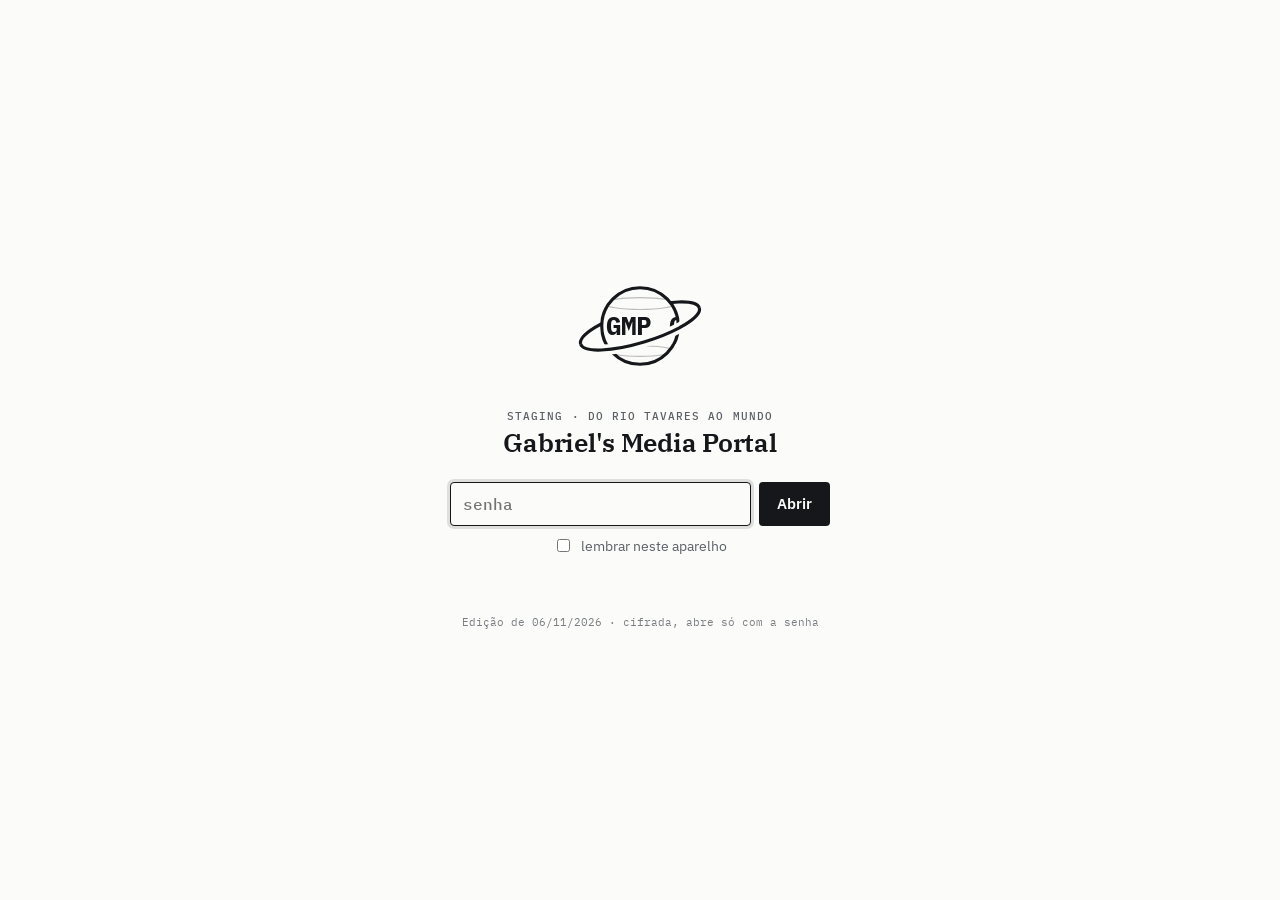
<file: staging/index.html>
<!doctype html>
<html lang="pt-BR">
<head>
<meta charset="utf-8">
<meta name="viewport" content="width=device-width, initial-scale=1">
<meta name="robots" content="noindex, nofollow">
<meta name="color-scheme" content="light dark">
<title>Gabriel's Media Portal</title>
<link rel="icon" href="marca/gmp.svg" type="image/svg+xml">
<link rel="stylesheet" href="https://fonts.googleapis.com/css2?family=IBM+Plex+Mono:wght@400;500;700&family=IBM+Plex+Sans:wght@400;500&family=IBM+Plex+Serif:wght@600&display=swap">
<style>
/* Tela de senha. A página de verdade vem cifrada (AES-GCM) e só abre aqui, no navegador, com a senha certa. */
:root { --bg: #fbfbf9; --bg2: #f1f0eb; --tx: #15171b; --tx2: #5b5f66; --ln: #c9c6bb; --ac: #0b4f8a; --erro: #b3261e; }
@media (prefers-color-scheme: dark) { :root { --bg: #14161a; --bg2: #1c1f24; --tx: #eceef1; --tx2: #a3a8b0; --ln: #3a3e46; --ac: #84b9ea; --erro: #f2968c; } }
* { box-sizing: border-box; }
html, body { height: 100%; }
body { margin: 0; background: var(--bg); color: var(--tx); font: 16px/1.5 "IBM Plex Sans", -apple-system, "Segoe UI", sans-serif; display: grid; place-items: center; padding: 24px 16px; overflow: hidden; }
.cena { width: min(100%, 380px); display: grid; justify-items: center; gap: 18px; text-align: center; transition: opacity .45s ease, transform .6s cubic-bezier(.6, 0, .3, 1); }
.planeta { width: 132px; height: 132px; }
.planeta svg { width: 100%; height: 100%; overflow: visible; }
.anel { fill: none; stroke: var(--tx); stroke-width: 2.4; transform-origin: 50px 50px; transition: transform .7s cubic-bezier(.6, 0, .3, 1), opacity .6s; }
.anel-vao { fill: none; stroke: var(--bg); stroke-width: 8; }
.corpo { fill: var(--bg); } .borda { fill: none; stroke: var(--tx); stroke-width: 2.4; }
.lat { fill: none; stroke: var(--tx); stroke-width: .8; opacity: .28; }
.planeta text { font: 700 20px "IBM Plex Mono", ui-monospace, monospace; fill: var(--tx); letter-spacing: -.5px; }
.marca { display: grid; gap: 4px; }
.sub { font: 500 10.5px/1.3 "IBM Plex Mono", ui-monospace, monospace; letter-spacing: .1em; text-transform: uppercase; color: var(--tx2); }
h1 { font: 600 26px/1.15 "IBM Plex Serif", Georgia, serif; margin: 0; letter-spacing: -.01em; }
form { width: 100%; display: grid; gap: 10px; margin-top: 6px; }
.linha { display: flex; gap: 8px; }
input[type=password] { flex: 1; min-width: 0; font: 500 16px "IBM Plex Mono", ui-monospace, monospace; padding: 11px 12px; border: 1px solid var(--ln); border-radius: 4px; background: var(--bg); color: var(--tx); outline: none; }
input[type=password]:focus { border-color: var(--tx); box-shadow: 0 0 0 3px color-mix(in srgb, var(--tx) 12%, transparent); }
button { font: 600 15px "IBM Plex Sans", sans-serif; padding: 0 18px; border: 0; border-radius: 4px; background: var(--tx); color: var(--bg); cursor: pointer; }
button:disabled { opacity: .6; cursor: progress; }
label { display: flex; gap: 8px; align-items: center; justify-content: center; font-size: 13.5px; color: var(--tx2); cursor: pointer; }
.msg { min-height: 20px; font: 400 12.5px "IBM Plex Mono", ui-monospace, monospace; color: var(--tx2); }
.msg.erro { color: var(--erro); }
.rodape { font: 400 11px "IBM Plex Mono", ui-monospace, monospace; color: var(--tx2); opacity: .8; }
/* errou: a caixa balança */
.erra form { animation: balanca .42s cubic-bezier(.36, .07, .19, .97); }
@keyframes balanca { 20%, 60% { transform: translateX(-7px); } 40%, 80% { transform: translateX(7px); } }
/* abrindo: o planeta acelera e o anel pulsa enquanto a chave é calculada */
.calcula .anel { animation: pulsa 1s ease-in-out infinite; }
@keyframes pulsa { 50% { transform: scale(1.08); } }
/* abriu: o anel se abre até cobrir a tela e a página entra */
.abre .anel { transform: scale(14); opacity: 0; }
.abre .cena { transform: scale(1.25); opacity: 0; }
.abre form, .abre .marca, .abre .rodape { opacity: 0; transition: opacity .25s; }
@media (prefers-reduced-motion: reduce) { .cena, .anel { transition: none; } .calcula .anel, .erra form { animation: none; } }
</style>
</head>
<body>
<main class="cena">
  <div class="planeta" aria-hidden="true"><svg viewBox="0 0 100 100">
    <defs><clipPath id="c"><circle cx="50" cy="50" r="29"/></clipPath></defs>
    <g transform="rotate(-17 50 50)"><ellipse class="anel" cx="50" cy="50" rx="47" ry="12.5"/></g>
    <circle class="corpo" cx="50" cy="50" r="29"/>
    <g clip-path="url(#c)"><g id="sup"><text x="-17" y="57">GMP</text><text x="31" y="57">GMP</text><text x="79" y="57">GMP</text><text x="127" y="57">GMP</text></g>
      <ellipse class="lat" cx="50" cy="33" rx="27" ry="4.5"/><ellipse class="lat" cx="50" cy="69" rx="25" ry="4"/></g>
    <circle class="borda" cx="50" cy="50" r="29"/>
    <g transform="rotate(-17 50 50)"><path class="anel-vao" d="M3 50A47 12.5 0 0 0 97 50"/><path class="anel" d="M3 50A47 12.5 0 0 0 97 50"/></g>
  </svg></div>
  <div class="marca"><span class="sub">Staging · Do Rio Tavares ao mundo</span><h1>Gabriel's Media Portal</h1></div>
  <form id="f" autocomplete="off">
    <div class="linha"><input id="s" type="password" placeholder="senha" aria-label="Senha" autofocus required><button id="b" type="submit">Abrir</button></div>
    <label><input id="lembra" type="checkbox"> lembrar neste aparelho</label>
    <div class="msg" id="m" role="status"></div>
  </form>
  <p class="rodape">Edição de 06/11/2026 · cifrada, abre só com a senha</p>
</main>
<script>
(() => {
  const D = { c: 'g4Y/OnYpPaAGMwcdmLHOJkUWf5CRWdYeXSG0p4hvWxST5fK2/jUri+pDX9njIpX0ju0dqGoyejrqBe2Cow8CnBNSRIDa2G5uR0ZBdqaKbkbg4rjqF1GDDggCctqaJz0NhwH1t115jFxrXe4NX1kaMMs40qxNexopTH7RQPJUjLfHAJF1Jn6mi9QEUW5gAY1hEdkUKB3gwf0D+U5yhn09noEmtUuw/JPl5P9Spig4Knoo5PP9kyPTdYTth0XoIwwZFO43w7iytlcPuUwyQGNPFW4FsCU04moNXLDzNGkqYYgaHt2jNZQy8r7ABkPXe8B4qXv0tjd+RGw+NERQKIqk/hFuUHSZ6fvlUFyiSJVZzW463Ze8PEbVWKRt7dERnjIiFsbL6wPxbtIdYS1CFHpJw7kobrDLzoTcPjKTzVlsX5ajGybTMELfNwQB0UTb/7D8NKtnX23QMV9YOfAczXJ8p+e6QVuJXKZJ/40oCTPMAFkeSvweOb0KVobMkrFmdmcapNtqJtinAF4+diumEy1evMk3IMgCMXha4W5msvvvKf2H6zRMJKmYH/CoNh1TL349AWg0JRxF7mr6VN+PoWFthECxIiy75u28fo28R1JslgfUGCWeoW3C41wTVZhU8TGh3/x4E86nFGUIk8FkAhmWQ4xvpVVowCMHhDSid9fKa56UmFFdR+rrlF+RSZYPltftitRgli0R+hXs4zknGYKrq04m+WHbmuWwbL6+cMre94CE36fB27k42DsOMKjHWoBE9gcS48YKTdIES07S033o3k0khBaQBAf1YRfNMCUkybg/b8bQOuK+XQCvwQxOefJTOk51cNYduMdbIhmKfJ1d6jhWIWjs6Su+5AlWYg2Vv3FGPmG61181is/CGPVhUtTbUKjU0w7NJ4tnh41MvK7aULym3N8EcKv0A/T46OELYPgCAruSJd9NDGKT93q3rAxDc0m0gkG7PYX0GNixdQHeUiWJIlRRwCRQoHA4YVaw9k+46LNyB4gmFrPmf55DxCx2KQylK1fiNrEkQoLruJRknALjjPR9TmsHgmUemIc3JemHxEwtCQmSSGRvLhKhe4XyKWAcaevc7V+tbK27uI66DPD//JHkVdKEtbK9LECLCawaRqGxXUxlQW3erxdUPo+vzCLVBu2mEL8OwwQJTchc2KgUIDRQ8K9lJpG9KjHgtEo+iBh8GL2zCUeOkIbh+eCKD+/[base64]/jDdC1xB+3f1iwPBlP0lReYAt4v5Tyuy4JPVMljWT8yI8KtcPvu0lft425aJ0or4Ia19xDT+FL7B0iTT2fA4jtZNbk8vbfoIAI7NO4c0J+8dlUw4/eLtCyHF6A4CyNYcXDE9oOYNCBE0JgY9Hpey7WlMhTBJTFqM+m27mle40B3y/[base64]/zwnjAraRtakemM4csxKW0dVvNixo3EGbr65VnVYZfurGJfdXPurD/j+6N1qaAbrY3EhQxmER8z7s5bzZGlS7brCJxkKY47cAD4ju+hhG4+7OZnmr303FoAu3lTm7rkSFoQ+p3I04mfY+ZQMPwqPu2ISpZ8YsZGVUGTe8idlhq+ywRd6wIFV3AoQtTN2Y3T7qng1nMg9yzR0GGOYYSyYv6FHOXMBYz2MXWNlOeXCFXNwhchW9vNf/gqbAfngHfsH3Hqm/XHy9P8npegC2zgR3B38/cii0r7CLbE6bxBKXuwQqyiuY7HI9BkqkWg3xZ7pzFRhV/nxcmMenebToLTKmXM8H4Uqg5gZZgoh9HJ9pGUabYVAnPpTFIHmFyDK9kAU9ayhAC8YWspxFVe02Y2swpdD9Kzjg5xcOk3N/1s0jjHORb9t2Fg0gnhNmuTcEHRV+KpDddMX2+s7/rNKvTGwts6DhZEV5KlGNt+qS3IYTvwuK+nscHrFGP8UvnKKb8BW8L5JLHVFMQ6uuZYXtqg1OaOYPNq9W603hVTUxeOobYcSjk2MQyYh+AESACI2Y8hEEfYaWNRlk+o6+gE2OuYRhHI6p+Xe8bebnMqXnpP3HfaLKiPjmYKFDsb/LRQTzMIvnHnXd5BIntSaYdr5HC6XBFAwSytvrjFJmGEKpZxPxkYTSuei5VXbhxq3NPeD5D2jYVuEP4W43G65U002SEFSzC7LTXplSpZJgI0mg1WnwHBqaGYClEQqE2hzbrp2BcPoJBmLyVlzT1No3UJ2rO688jSR1N0ozE/WofdNfyRuLpB8l/FijY624Yojdvz81xqH3B4pWL3JaC9VToGp9FdhuJQ1F8zwEzlmAfiVPtunrG+UWapitJM9PUrg7nRM1xC4Zokv1tMDbNBy6qxCQqK4svj12iHH60zLrejDKJyyylzkZ5AGYA3F+ecFkefZp9Q4c1T8FGS9wVOBsZDUTZrpuTNfCSA+l5RCLrw/eLHMKd8S0MZ//UoLtAyTLo9RWldQI+3HmUp3y6Lr7V6y15jAkDGxDgbBMWlO0SHXooC+EG8zpymPiPtT8VLyBiBFCk/2Eb4yN3HvdUJVn7Ecq4Wr7i57pBIuPuegh/viOKNcyjEH5nZPKH3CM9EB2rzf4qr5wiqpOlcw6W/Efm8nCnykTWKATj4VURe7nlaG0k9WmuMFDPkokU64CRObOY4f/r56fPJyx+3EpwwYeqH8EIDygI3wbmph7PgGX12DObig5/4k02Klr6ZiDQqV3dpKvqqAVBxiOXprJnUXY1LbXLxwsAQfiEN3j3hROn9BRTmdqKbcf6mz3RrFz1EVL6RhjBgHMdxGU6iaA3hpH5Hzx3bX+dhQDkHCvUhOmLOJpBbE7tvNsVyP6jLI1FYEj8ISKvi62fadLY26WkYGXDE2Jkub4VzvNjBlJ/HCZ/houGvg13jephBkzOqysGJ0/jmGKsXt2lNGjUFADn+dwC/[base64]/jADHizqW9M5tQjtKfW4ffYqI3S3+Q3+uwA3RTLKX3HiMq/qxI+lcBUBJeSAPlUeLDS59xcJwDiGNVBsTJu8oqn9p/O625mrF8EwNsqSeNs3YQKiu4XyRjGCbgg56lEIT4k4LHEzu1zJbDVd4OikdDO5Ydnmm9nCPeSffCPEwqvAcOZbRKTe9cC+q9VbQieI6ukWYHnz0BsDi6PUkbm4paPOs8WUOoiffGv9XD/pnx3AVnprURrsHD8lPEJpeRcurEgWB5LNFZlxcU+IXQEtWlJiQ6ZFWMhMLTKyZsbdSMmG2m8IJIAXw/cRBHysrSw01cwU4DkOORRw9SDhethDhhovSUlXtZD/ksjk8Yo/yqMye1Unk+QH9mRQvatF/o2WLGmMPs8yDLXICAg/cp3mxVJFBlHSJUFJmItLt6wqXaMb+AkqKFfxaoY200am6MNBVMPLOaZJ9W5byFFrb5XG69Fl9dz+AhLPTdA6m6a0tYrtaQ/9lYLhLRXudG/KCjntSKkXuTZ32AxAEIFo+eZswxrzDf+C8y+ezc25JxUQ38YM60ceezEqjCoJjeNdhQnEOKYgVMvgxyJFRFd41Mqpf6//tv2ZZmHdaK+nGTYZCzD2Pe9qHAuldID7eAs2xXht/O6POIwBc1nNRLZcYfv6Yox5Bt1Kb6uTkF+ufoDGooQOclzvhogtIVGE+yzixozZEo4J/7wRNydf3azqb+aG1hozuYPz2S/jkTrOw60E9n1PZK5QQYQtG7kLG93/6ib3j1RGiXNPImlsFe/4/m4fRFNANGszFDsaDlGwMZKEDC58vxHijXlP7OxqYNpFxNxLBRtQqzKyMIVSEGeIPMedjvY2yyACwQ09g8NUpjM7wJiFLJvV9cRFAe2Oa+vFrCMHSLaXAnHa9b5ijR+Hm/[base64]/igC9tB5gBkKvDj2uuM0uur7Luw50UJLrI5NqqW8m8pdLkC2UJaoL1skRcehisKYrBteVKi43GxejP5QZby4fBiNIFcW/NbeR1KClfU92kD8npJq4+nvWsERgMfAbcBY67BpQo7HxcZnGEZXRiM2Gsb0MMvI/FQRsafkO1znd6mmUgLhkw0vQTv+QJi8JYdt7eKOXOGAVq2Pr0DEruavRB0Fq4WnNcszNDVLiUJiIQmYpYv1wusoVgf3h2D6X5uBFCo0U7c8GUvbpyCEBqWKgFg3++I2Ibh5WFsnaZIwNcBg0gLwI/6f6k8Y5UxvVwxp8eMUZ3wmHxPBiMum7DpIvCjTFUyKyj3hPuOfwSMFgztpUCkP26UEBlWGakdVjBCoERX0KwOSjwBHVounUS3fdZUbe5aoEzKJ++7hETamoAW4+0Vr2q4UF3SzOC5Lx8tEse4sx7je6Bz6N05hQlmBFla0stF6vOrEtslPHE6YU/o+dxj7Df9UIItzVj58MQl0kMDRphT6yMwF88YwgGsQhz2HdZWzTsG3/N1Gid0IJUi3GFBLTlSaHufVdnfAx7nTlEf/JBwVRFbwEWaZQKVMj6mG6srgQN2AkufYQOwfz0L+s//4KDptjiwZbN3yCCcNfpdxGDlbkJmt9HtN7feIPdKvtqWhV//GbpVluXZEvw5S8cxOQX+6zcZonbQQIe1h/VQjLJ4T7BQsw6ahRZ9YECRP5Ku9+uY74rW545hhZo7ONRwcLncBnw/IT5TsZ0FVG+7GQF+H+pLad2ROdgCYpZomWy+PWQAnxEBYN9vIQKyWaHzBJr2UAuQvI4mkrfK9M68rVqte9p/g9ASWhw84kOVldkRDctzrC4ioXG5hhSNhBtxeNMF0yrhX6wy1q15fK2mTlJBu6WrCiTjNYyqnWaAxkQ7k36ESiF6+kRMFLtN/8ZAx+BOqaMmPWQ/VWAboPejfXSSN8dGKpHyMfF0qKtxQjqTvAOo1nN9jXb1GFy5Go9ycbRIhxvpy6QQ4TZja+dtqz/41MXEJwZoim3oI5cwBujkE/b1jWiakBD5SJea5pRfDOMCCqmDQQon5xejOimcEAJSa2uusTWskeRp6c0feyuLnsgvMZ2WJv+Jckk9d105ZfTJmsPqZHqRonYJPUymK8Wehpx2sXHMy41kG86bzgDI2KNsFgsN838YTY3musx5FnkbjYB9/e1/HxYhXqelHuIpLDOeZfrovQOlvU9ESAqH3CIThoO8z+g/0KG8Jj3gkajKyIzUagc7PRiRKlQ9YDPZ692D3TzHH+Gg9QLFwRUPneb173jhBjTJbL/U8QybfhblImCQ1BhyoFVeSTu1k5HhTM/96PP7NJ84uc9ZKUw3I4Rk3GPLbEJU2aqtWc3hdXUlbaJsw+BjSOB+D/tCJ51fgnJAvUicMXJkMlzk9UZt+Sjmq9EjDef5/cfR8E9RIbsmIdTmMKueB/[base64]/VJgqcF4gYha8Dq62SSbvMhyZW84H5cjukDS5l4/SNRmZ6XIQZdzbslyzHMi5BcUClKu34ky0L/kdWxdf28tR8q1uE8rNTkRBmlXHltekSsb2PUyjxoTLJpexCZWfIF2TOWo0j+0zl629TPZibjvINT7q4jMzOg/bdfYRtFKW3m3ME9K2hKfWa8gzvU5s1MjPUJ7vvj0E4DIXuIM39HXPjDnXfwxDoITpqPUXwyaLL5SPp2PF3NeYEOREFpt4sKCSMAvJ8v03/pe1//[base64]/5VBGfgnOqplWjzxvTSdVaCwz1SFPRWa/LiRdpz/F8FBmJ7OoRDXss5/WbGX5xtWGARo/vhNu3dyexUf67vtdjuqWgLy22ZFGTTGF2fJjGAo/Vtxr5GUVLwEKlBkaZ9hpIDVK/fOUYmTyLpMspZm+rG8fk5Sson8JCSEKp0QA/K3YXe7MMCfffVPWOU5ghO7fbt0GFyp1D2DiszuQ5qQHntaEXAIs6VcdgIC3Uz/oYOLhG4AXSpSp5tS8cdVmKpgEfgtWxwn3TwsQj8hrJYJft8wbu+5eC/wPu/8rTrXiQ1sZ64cBkChsq9sqUpfoucQ/KApD2aVu82tpkOLfRDpijl4n9M0a4s0ih70WWL53eZh8HhjacBeWzhb6xM6YaNy3ItZSzIILFZ4amUhaR3g/aFbNrhVVIx8JGQ9GrxvSkf1mMT0mdiOH18hoZuDdvom3ZzpCWoJ4rWp/rlapPjJ+zytsnT4JfpNX5HU3BXg7kstzyEncdZJbETh6H8Px0o54og0U6QDmMhjXrMtEj5xh4/cpa7n0tAADjs9mNBLBTJ0QfKAWSJlFYy1INHFU6d2kWQWoGfr7s9Sk3vV5vA3YsI83hPmk7Sw9Vg590FZxwvvKneWJJdfRDXzym5zMLNF8eP0uZx0MmNNEzlO78wY25wvIg5kI0bdHqvAa1zXd+k5lU+UMg02X1SZNdGh5X6T/XJNVaP0L5akiXXPt4iJynRzZDhlO81nKMi/[base64]/guKQkRhwwL140eWw9xrKyQjzYZCGDDk/XQvH07UPF3sVXxCQScjuzaHRqWU4RWOdeW1k7w/s+1BfqknsSFGKkbWF/+471W2Ol7IUo4U84cve7Ptc/MRs0yRcsQ2bMMLUDc3Hf1zjDE2YPkNiwGsBKaDKFFrssDJkoXl1UayCMupOZQtuQo+aBAdv/fk1SaH4rjrEFf5CXd5FStrzPI3t+FEWfVI0pEaW1X8vmDY+KjHtsj4jmBDkxruZ9Sltx9CynS9AZ6bLTtwFDVlK3DdFsWk+4T9Zpuu6ovpZ22jzevEG5HsOY9wgqQSWM3bb1GXQt0TXPj9R/q2zNHsiPb4aVvRnnhOTq4NoE0eNSG1v2wdO/ejaEn5LtrzwOA92QUybXgwBLtX1CHaF2BDXqMBBaLG0oqhUfajO9DoakUFyQLwXDoETQSFPfc+gQmPytphAkul7jqoCZLXUVjv5m7QI1yZMYIkyTYTVMh3O4X2onM6cHs9VN4NbvAaDibxgaBPV2uXqYGc1Hpebbzg8VDGkN2yJqiubyBO/wvoTl4CQbsk37iFfAUSnKqHq9VNUuygb3GziL2ca2nQMdcPyugNEqHWiqgQs3ajyFdpiQnFJ1JbalxryYGO1c+RV+E0Mb7wcI71u9ipBE2OHlS/[base64]/JpSP3NP7PChEve1iGT9r1/h7xijJmwaWynILwZoH8F48paEZ/oB3mlFi/gsAZ9k5IOf0PN0k1wI3vvNQI/gYVGHIJUPPKfT6iF3hy9okJ40xeHuuC0gSfUgfWf87BabddZHipQ9aU30PoSj2WBXROAGIVUmHbKR94STVLNNBQR/cyv61WO9SGxioFZ+gkIQiAP1TE4IcMovfyW+8cl4KrwYfDiEhFxRWivP1qQg7BLia1FmEv4UXjz+BYjVMjp3gXOucI6sIVzCIrl/B+8fuN67lv3kPOHrmJgedqSiJV5A4UYa69j8wPllYqy1LEEW8YTnc6bod9eizRYDKXkT0U26S1jPmyx8FYtT9VKjbUWNme7ecJ14+imxH0B98RiVc3kvdfgqhwBtMiMwDNm5761ENtJuaokgNpWi9ohhUJdrPqBR53t/DDTNVGsEQbTjtCmYYvaUaPJUNlnv7LzfKBW5d2moenXFsO8f3eoAny12pVEoSExhutbaTa/Hix5LkDN65NRxQhOlYn0S92R3nc29gLhjcBSnvJrKpOmQ9wRchxVnQWtb3OaF6uR8CpFL8SrjegoZoTRUqKzOMPGhXPAIJ2W/Pi8JdU4TCfgN1gRoB0iy42Dc5y1/+6xFvFQbW+52kO3IcgnkonFz5QsjkWhoPfwhYeGXKAt/wZzxMx5MX7y+ZErC/tDK/[base64]/GeGeDxMun6bR51U9/Wn3sFCrw+s4NF6PWZnEeGXQAQEeUr+bQrpjnM24KsT0tkWiwgQyzW6XEIeOmAHVTQ3BRv8/v0OV4+oHp8j/9kLpysWXOTMZ0l9wEsH8xQnboW26+PQ2XuQ1+FWPzDUK0JnzKikbP/KkEnMQsNdmYbNjn2KF4hHI1dA9N1xIZ+yeg06llb3XR0/2PYoE2jRFiBl+C3RoCLxV5OASTAg0Ea/Yo49ahl/bhhnZGY+40frTMU+AMTfjQ1jgi1IbCW8Ov6E7QTnuHiyDDa4R+Siny3xXFmzdc0fyjleZMtXdNlNE5RXhLhsBqzsbSiIbm8J73G6I1Qp4dyOUAZV2GAgpjZbmf0g6tBUZ9WHO0VUSP54dzFavBgKT2aa8cndA3DIlQD8DmIN44HeO/KwssheYjGq0rKH9oBci6QhDac0iQ07+pXqJxdLIB/NXasOg6Lndp4J5PZ0+CDwpQ6Jm4XVopErV+di4WYH7cOETY7j+9BPk4Hu4TTDJcKzekSOP4VdHSB/[base64]/pWQTSfeZfA6QkalG6suEIhTJwlfwIoyIYmyUrvJ6jEA2Yo0kE6gNZl7yx5FtUpY3X47sG/ACyOV4x6v+KebwS+pjfHr1OZlfLD4ilJvrqlfqTOS1Ecsa7BX/JnaLlPerqPHx9/MSMlCOzN/+KY9gt2asLjbAKEanVvIUBB13k9l1QJkhh9/J5W6BR9LcUgLs8P1dW7o4qe2gCw60ynCAEnQIjniWsY0XD6csbnmIW3Z683SjGExSxSqf/Li1F2+yJOH9nzKhWlciZ2VAIwkg+O5V+iRns6CNCj09zbCU8//E1qoSfsiiEteM/qY9fRj7ka4Ob3Y7TL/DSSeRc7L/OwQGp/C6BJSlYKpIkR2syKsQ4jTxSR2PzMg8jRkFkzG22TIE3t05tFwUZeIPbMoRATq6XfV9XaxLF4YEYnMFCUywYqv9v/7tJP0bk0nWF9+MRLo8rGflZoFTjLaiwXaGv7qYILCtuL2itq/6yUZ2YTOZ4S5NF6tRgFN6skr4LarWHJAqvxgqVXkSPgnwqr0fjKGnuWgNsSYZY1GiJdWC27Ayt2K1gzSPylF+SORH6YnRsmPb2XjudImjB0tu85rz51iaxSL+ebINqcSzQFdSep/M6DMmykoFXkmIS3mQPVm4CQ8qDdnK76hgVy6JUTz6+/iQQCZ93S/Uadv6ITl8+8Ly0ua/ZWLad+xMWCOgGE14UX0nYZ+3uxCUD6SxJ1A1M24DgQ5MQ//R6T//K4wKVRL8g9NJpqQqfbC15rLZTDLEnUta8XhP5LUwl3PgBabnZYx6G1zFSsber7z+lUyu041rE5CF/NdeOArubgLEOG6yx1VfB9G4uAIY7RRzYBDArV1w4oG7JWD6MUyu3wQNLQIgBGPaLldy3aEPQ1ITlpaqZU7hdpNCARMds3B31YgO905f+hXQXnoAI+HNlCJpNlM08zY9Pp3m417AXNBeStsvvXAOgmOMtt2EcZIf8TXmaRarVkK/koJM/[base64]/i/Xp9KBhdoneTZglHjpitFVJNqWfX8DI5fKOm+prK6J8TvFaS7/pOZJcoJaFP/[base64]/VSSsDtifqnmQcVhbt2BUQZbM3PkgY/ocY96UXZXQuLqTDbeWQEZuqjCh9c4l0JVPv7Sqn+RVuO7BgIDEX4AJ1JDWJLxwsdAPtJWXFYVxVHAYIGlOB40LBloDiWxyWk8YlCwa3Dd0nfXbKMvGm2lG5Atm6KqEmauRQ42Hosuu/Q0aS5aGYNPfQeVY8Fdw5vqocNFEhidDPiArM26o7PalKb07hgHH6Q68kh4huBryZO6f5IbyI1n+UtWZI5U/gNH3F6opZvlrL4pYykAMhvUzbAk9P95fDFRJEATtXhZ01jzrKC3u21X2QPqm6w7kfC24pmi60UHqztmrvc/[base64]/9xbjg3yn+nrtipid6IGdi2qGnHnmUuuq24G19zBAAQdlAJvr8i8Wj11hwR9R7hvmKRZEnxiwLXi2FMNQewJRJrq7697OB0GbvYajoeelmVX1yKgxxdtSocaxEqi8Z87iDkYrS7xETFb5R4ugQNXm/[base64]/wbJKD/Ru8W+/TmtPnSLhs4YJpxgOno6OFeOi7K6pcjcPcm8Pm2wqCYdwiu22H03Yd0/1XgSJc67zsUX7kq1Cgepnz/+KXDDP2bsRA5JucCC5UFQXoHmJBNUF8JJIRHm9DEcojCIoVg4bQaYT99UXb/SG6pnurMxr0hVC7A4cpqGJYO6NlaE6KP9zYxEcLkLMFzLomw6SQps7z7G2OL5a5NP/FpT5EhUMRE2eXDCpYJL1bTAfkUkAjBf4aspKSbbZo/V9TMTgPhUr9wRidNA/tJOg9G0Q65IgOIOwYDLMcpSLMlwllcmibOki0NCFQj11d81bhIdn8RLXjqHIlSuKudDGzm4m7ueXd8OfL1kgcWd5IQb4bYOQouzjvpuYBO6VYIF6INKrF7iOA6j8MqiD8+jTN3MhNNjY3BVmAmfJ5qf3WgfDWEvc/w7CVn9HQpAPf1asKrz3fH+aUBWg1Nhs3FEG7t+ZuyLoqno8KnqjpWEPhhSS6yejPxvXVbo0kh/gcQ3CD2NwniguqG6f2gOIumA7QjaIpzGLRyUi84o4uMVJfbgOO02YgI79cuSRJ7P3if6CYv2RhQ47GBJuqzlWmdxr4Yjl7r39dpYMLjP81RtUHTY7RivucitoCtPVIOHuVuOeExR/NLGgriKQ/Iu8V8F8D/HZ94Wby8i2jl5oYv8RBB6E7TNkfeCvq7iByIL0n1dbroYGfsMxERk9E8ianPV/NC8PeYWBaWa3FR+K6kP+9Kt7XwQ243+K/[base64]/N0TdNZomIjKtcD8AIlQORsTo6OTeFaG3y+VjQCM1zLEhlinan85/X4Pc8iSDrbKA0YN4RMYzcCmBiRRwVLSDKMVX3idMj1BzTH1Gi6j3oWFEka0J/FjvgUm7EjpMTbKDhl6SRrDNg99sf0ccz4RXPPh1u/pjHZ0BJllxo2ywKAJfdgqwUkD6+pdmbUbY/i45F8e2TZ6d8ANefvxkBiDHl09yadCS2heMqiMMGxwvh6gE+NasVw73IWvgNpqltENNnmeCh+iQrB7RnWl+di9XwarWfVS2KIeBhmcwjnIp04LfCghY1chPw4bWTY3o0xiseNqQOlAo+mCT8zcl6XykLtIkIppVnrxB+S7TqiNagjdEQmOy4lPWW2xjKK2THf0/Mu2egFBVisOveqFZfFFAdKfZaRNFggKIoZcpm7yFx2GvT0g+kYmenbII7z0gB9h5gSdeO1q8CF0a46QFIDeIZ+AseoRD0Gd+JhG4djF7JDi/BBktgUHOibPjVHWo9EyOELsE6QJl4EMfXhid3kh3WPgO17E5zG+LPFx/oQ2F4HTphlI0pFQqGGLtpIMRz9Sbumvld3XFjYH073aTwORc0JSzmgjZDdISOp7ROqkFo8OM1EjhLjFJQJaRaStDRL8OR46heS07z1rgaJcecWhOxb20p0AY9d7YCjbnDvWlSCtzLju0l38cyG/vgIWKVrHTUMrblQhzogKGeZxebFVXXQAwXx++f3msohl4PloLAUqxrhj/GuuUdjXv8lE9EXhxVHXwTdxy3DxcmIRPClXIxfjUxMmlrK7DkdHiCUUH1h8jIu5HmLggO9mRCTLEyLljVfeffJdOJvza4x9mBWQ4D35nl59F1HtSOqh649PFBqCwwMUrNl6yVO8xOLv0sU5OUrok2V7yTiYwtG3fAVRVkcd7Ks/grNnX/Z4oX6uHQ3elVRjXgg6MTHu+2mjDj+l+ryfZ1CSTPiuLrj8TOJklQ/rnYQgihGJxSZ9YLHFsR2dAb07pyJuveWRlaT2Fqssmd9SDRE1f02msOrkjFmUaZTh5ftR0h9/9ReuxUW9t+mVU6t96+AXtu32y857+XD1rHXp2otVDyZBMlSsEhZ46zS5CT5Ob/[base64]/PcPQcSjUsAHVvsuo9VbnPQvWXdzBwl9Nnqy9pgncy8eCbkjTbe1e5T6Ml0Jos3dtgoOlAaoAMVsCDzcRS208dbhCEHdl5VBMgeuKLzP3jJo+j1dins4jEerouKLy8/rdf3LKo+gz2+PzCk4mj9YSHipzdPXZLGW4A8fovaFT8hsOT5NzONIKaptvghOV/PnbL5FX4IuDMztMjIl3m0MsJ1JsXxGuJ3Z3L+tvoq3PYG6idY9MsVvJKFGkoMTMMtebDMBruoVbNfjY9ly7tHXcWkccDylaekss9j2OTljy663fbWNDF9ICJn2rLIK+Uv8oz575CnlJSgiHhlvsJmvavEy9LLTXMZE74TTb/AbidRtcAG8Wg6YUIP8BrKWXjBngFAwvs0i5KU76TKNYXSSp5s0KI4aLtEez/vwcpcZWAvDGjDcr6BIgVUTFQ7gHLOavkjxNXsK3FtZOu7J23grSBBVgLPOJSTEG0+qFxHDKAyGiW5ia3BD3PdmNrJDaYt/XYz1/16TeSkwUpeTpZolwPE/6BSKwA5kjwPpIWOO1PkKZrZLOo82Xv12ufvwvTmuU8CH1nGHFCf+BBpxGo9SVCZMK6H1824I0K9qBtQmM6/w4jVn/6I3XfYRMXvSTsV86dq/4+OOYWDin2nIMAp9I3GjAbuOr5wxRycsabomHtDEODkHfPHqAYZNzaEdbtph2T8LqYZt18bon3sugwUg1hESIkbNozdaPxrSHf1UVHgEKep1Pm5ulk6ViAT1C+D+eof3T1W/KC/P6SGHwaDqk+4gFjWfhNSDMq73SweoRZFM9GgjUd6pN2Z6LANIKk7uCEyocDsX6FdRJMWAiAqspUwJgOUChavsmm5RWhKlN3A+nWcwNCNr+t7WztNI3DfS2R23/movoo6Wf/yo7BaRL+9ZZP+YjU9N+cAu0bLnS8S6kUo3Wa0TjeN8aA0CXGm0HKx/VcN61+gad8qgRx9YlG8trvaJSQZk9v1ZDM/bir1M1D8lKZK8oVE96cCF+efnp1ExtT8QJ3b9lOl5dHL//[base64]/y3tSXgQ7ZfCKozfcvWLH9Ayw4WqrGEUTbknaOTm1NimRr9KFVWfw8FobTNeigLpfcg8kl67uWx3PjuYC77qs/RpjWNzhyvaWAa3aqpI+drki8MB1m/tqdqGLwyGspG22IuPk6LBRL6obk50Kwfg9+aLidihCa6aMRXWAJ73R0CWm0QQopLx2EKhfpPuz5PnmWLPJLkPQ/N77nKg97y/sq42VztwRt4vlRQqw6hyfxGlo9luvsIrK5QqgA7AyhTfeuWM8w13ZhlxBAYtVY80KMB/UHFIh9E3nTH2WOz+2bOxLhQUXrKvKblbrir8mWcW0apzT54wSuKQzg/cr8fOREZO4XUlt/QY43kySKwLDnjRLyBrI0oIOyCudzWz+2AGuaxBOXdWAqZ9hD4qjjlykJy/8WFkkxNCFHYARG937flfD7JOrs0qHriq3Oy5chrGU6rqXrIKTSaf1CskMndEOCHfhko7O7Zpx72BMtTjivAx/X2NKOkZmDPzEjDIR5ClzmoafvU6OIwIiAM5OGnWxmqP9GrA8PUfxVWAsC5t8E6f/Y4TkHRObs5ySoi+CPIdVhwC25bn2Efa8VF7m7BlPEdsrGwvglLw36Oi9U50KIS29iRwED9xamIsPGvnDAyTV5Sr7q8l/F/KiQJEa82mmWV7RGLMgCTHmps12YD77e7zFt1l6FiTRVgs4hRqZIWgd6qIfAKENJKsnXP0JAy4J4BRBKdci6bWp0bKVMdV7HYP45vFpkOSLVJUQ/Bf2oDzkzGeRjVA/TaaZ+Iuq7qXajBfhiqMCRTT5uU1IR2Q4nZjtBzjs90u8vB3fPvJ60j/Eufh374EVaoXRAM36RJvETWkYCNbXYXeIv+7QkKn+vONguLqfB5aewuEXEBWiyYRX+L+ZNWvuJ8FM3jMehl4h5X+wx4QpuHavFbtPJpqWhh9N3N9KO8HBHI2fw2/[base64]/JKCqFya0PoFS2wHd8PcqbdVpr6O/MfV7Vq45R8P1m2chFXnpE3Ul6j5I638uRbpX7DjGfFJ9SxB+FdQHSm++TUp9hWIpmzJT8Jm7Lun7FfoKT8MtQw2LKnTr3N4O1g69uFY/YqNakJtrI3QplZ92DeHOds1kyi4Qqvx+taI88F0gvwN7rvvxqSqmakgSPHORSMcjg7O3gh5O7tO/Iyupxxf5Ho/XjNFQs0BxRM5ST09sjBzieUFQNC88ciMN45kdpsv/[base64]/4ZHe6Ijah56viNlMKBh3lnD2Qq92rWDlvjQWTgIGLOVA/jPTRcwEhU7GrLGIonEYwzHuAh0UppehAl22J++VwV8qVPfIoVVZ5LBZcleQ/7tlGciiFM+t41ky0Grnbu3NimB+S2o6ttC4UOvtTDUatJKN8nEBXjGpzpiqn8T7ApmUCyqsD7M1r2V2sUaEnrFuFy/mwKLuoWC5qo82ZfcUUzmVSUrRYAxctBNZBxQFtks+qToQa4D95iblxOMY/QLC5cLKzVrD64eRSGuX7FJLzd2QtziW7oOW4JVl839mlgsgMbML04yr/dybhZzs7l/eqJDRiDa+5922+3n0FQ7rmhfJ7Kh/W8jzK8RsXz82Sbj94KaHIaxfiVR3G2Y4vJ6I/Y4y5pUPuUCYanmuy411Jilsvk8Ku1C3HOiM57D/oc4b6kJeMxP+Ntp2m741GLwlxNAilJXlJoXcKIjV0G/br/QOUDHuWQwdplK+0NV+mPC+rbviUXOdB1HN71Mq16Y8+0c+/ib6cZ+vy+Ln9xJKwUYEFTuu/nuqe1XSKTjlXdssyc3n6bCG/8P4ZVfIwe71QfeHZ5Xfo4vq0zdpAOJvP8Lj8ZOkMSGfCXdLWzxRh6WEP8LT25J0GSgwKmsm3ZXt3C2PNRUQEi/IyRaWy4J9I1CVxmjRAOh3USwqWqocmQvsDC2h7oZLi68oaOPuem9OazR8ascxt86DMa3UHcwZGOi3ucz8mGuUh0ffN34JcrOpUSfVB+eXPUGL0fY/1vsJw95RNm0dppNExJr/FyjNno9G18YOFNNSe4xxbfS76icwB4SY3r238rz7EisN27AAbzQFs98HqF+Rbq/+O3xa5PAOCGx0nPYF0pwmdJYe+LIRVPk/cxz3LUfGT5ncB+l1OEKeXLKQZxvRcKajO4HUf4AjJDL7wDR6gL6LOQvus+hMWcwBd4kcUxgiLkxovzl6h0H/dboarajmTHgjQiMAOQTvPkSiSSd0oLTAAufD16MzXuvVU/QV2IHgNIdHI2kmXn7f88PPXkFm4cCwkpqRWFYX3AkGDuCeTnRaAOBV7EEbwSb5rmU0pHW+eavTiQjW6VTLR81CJg8PlRZDWeKYCtVI2qIBHqrNxoklf7S218Rib08q4uidgba0yJ5PrFtnEthDs0oVVKibclwKpq9/DL5XaHxsUqPkXL9CvSFSU0zK3lwdWlKWCgRHtuqF30A8O3kpSr/nXmmn40eLiFjmv+WgxsRSpeNsXBIOK1qTLJuoBldHX/74JE9xfl6eoukZilJqCKoqx1GGX5PMeyErTBMCnpQlogSjzKiSaMnNRtfsKF+HcVNnJ8qa+IT81V7O9vR610DqOOMBli2LCGTdvyBXfqc4YmvIjKC7OUQZ1dekXeOVGbNHlN7klcMTFCUbOGnkhH/Hq0jS+qohqC/LQVK1jsXFKs3vFtF947wl1gDsAW0/lQxz+zp2AskJER7Dp7ncwOZ2/dpZrDqcd21yDJPyBeIV58hTcc+qeNSSJh0Ma10vA7F1JPXWcPcSWJBB6EO2x1GG5XR8qAFfHcwrsHM+AutgKbZ/lacwVqSVtb/dFgd9rrX7pLWyCkp6nOWK6qc/A08tAjEK/[base64]/WXS/7opNyEPS33+umF4TkfY7scCQcInOLpkEpud2TXIFW2rL0ucVYgMM3iEIYBUuec5Pc5BQxK62J2WPceATU4Z8efaRhLyDlV2+G5mnWI1flGhEDxOcTwZaR+XOlKTJzjZyh5e9RkCCS39BOjHHIF8VjepQocIDu3lKOe14srIpRy19ltY2seoVWnBaZjW4A3J5Nh9R/jr+He1Q8pSqHuYoJxTEMvvxTT2imgZjxrLUTF24eqkAOCZj9bpQ8vAs8XujR55N++J//dPS0OE0fSB0aQFDYM8dQ5jQ3mUyUbaLtI3KPRcllDSLUDJ9Wv847t/Afa8LeSsTNgLRGJ6PgCjzX+6hdeume2MNDHsVsHh9YQL0pxSTs6jNWbjhnYwWZFXLRJs/WZ/SY3uLLCTyXQV7SW488ekmkA2IxkviuyrZDRdwlHrGGQz9KGyNmckkny0h5G6cU+FtyVatmBU3hlFcnv+cFrMRudZsT4vWLSaD//vBj2WD4a/9V9JEGst4AiFnmrHr2tMjyE1Zcx0fUt8fbbu/Gu2w5bdI58EE+igxTMRyoqEBYhYpTwRilT2Kyf4lvhygT9AhvkHVlPKf8vAPKxJ643zx+2bBKsMdIhIZn3r6B8Xta8peM80wh6XE0D8cAKPrInSqnXyBZHf2Qm3Y9uixUyH95+S6nL5C/c1N6UcI0ot7GPdP2kKA5Wvmfbbk6cNK+4NEOIxcU7XwYW+/b+Fv61zOH3hj6xmP+kPmN8OcXtr1SIdcwICh6VLalp7aFiQDIPD1ZnAJqWb+QwuqvSwTrrwpzHEDERFbmfmE7RD76GvjlxQPMw3Paa9dsDKZhR2oB0fKUzC2iGbRq5ZfEbXBsQ3ckr+qKb47XBcdACFOlxc17qisk/rR0T7X0yKGc5C+1WKAivQFK7g3imV9qFGayVuI0kvi8kB4gKqjO278Iz6GFfQGaoGFWPK8n5tfcW/Y0so/AtejJ7vu9/Bv4HOJiW6PqwpAtDMCeqLFqLxgKrzKR+yCiOvedHSdFQjM6K128N5uvB7lDw8s7+LQhJvMjUheUZYRWow1abKeKBZbwyMfohl+/1QCbqbBp4X8hyyAzOdshBZahE2yd3/65yDMRvDe1AKfFV8tkTCCcOdKul1OjhAV1PrQE9RzAcGB8Tmp3wjyr+kO/Y9g7Go6bMTlQnmPLURjDNozeTI2lJecKsLXuY27v6nARFkEtM7buQOIqLbfri1RwYeffix1FB+k96UCNWvqCzopLXPcPJflPOA3WWlBZQuhvXJlUxZOylMO0bOgr8jTkVfsmu48LpKactZSVgZ6UF/P+zDl7ia7/ZPJBiTl+gCaCnxjvn2DtJQMXcAF31tDrKII1bCOEMxwsg8EuvYV3a0Abu7AAWttj1hnPDpXfH9/ARLkDq4ye6alg7VPnQl4cEFNeExd8edemN2GVZY328p+SqXBeoW18HXfEIbiZWk0iIS7+LMrZNM5u7xccyX9Xv9y9zDRIbTVcefRMsG8bAGJnwAtifJMP1T5WxK/6tq9emJEuvL5ofaotuBpX9gBPwRyX+HrIM2E/7sy7ZhqXG9abHaRndXv+vewQF9mATHOo7au02+0uNaw5t0nzDWVPaPc+pHbZOOqAz0H70FARDiqnfNPxZXmaeAtqETIVZR/pGmMrWw1Ow2bBz7TgzBU2Zw4+myw6dkGz2Dt4hxm+BmLhSiPEjLDgaMJCxH2xgYIS12Ag9dcJnmG0q5jGcedrLYXApHZ6VQDaAA7VoCNy6VCek+BJhZRvib/2bDLOeB2grdl026tziCDW6MvK/noRb4jpgMpdc2rKuwKuEVCZ3K0C0pkJvcCuS/iS3l8LZvbn8D9teMa+oSZ80iSJUhZjru548pWy1xnh6KkoZlGnV8J4oNZGOFltOzblOK2Pkz2U16ELr6Qrf/uqAbLW8Capqm9edSGl3b4QlTlKmc3aj9Q2gkcz9HT5vDiR8jP0cHAqrpK0AQOChKFdZ0BtKvACIsVFiurQ7Jo+ButzNNExr9ipkKmJKxJkYA5k2rs3/73M9HyP8nhiPG5gcxLb4kKiarHp+pClnxz3TQlvNGCf7otAChtU2wm262Z/R+XZbqVtfX7NoK9joDqk3n8goLBRSMnRsLSYqKKH/lVsziOzo/OqYQZ7mkhwbcWYWPyAYzauxUFStxUXHCDczFm4TynjTvY1cfv+p9pAwvlsIEHciCH+zYfllSihIaMlkjONJeLx61uDcYt63iMVnfAWH8AeEoTPEFFZ+vg1PoSP1rawtlOdGeTyGFDoKMACCJcaP2NxiNeqbPmK/1UI9VJg7y6wePyctmvDjzT6xqGXUVk6yqgi4360FPlONO5iKXa7iJk23RXR8EjPubCFEjGAReNAbBVzXcdshpk3zfkd9xZkbN48+C5qZgK1T/02jkEJfxqvCf5ndLvGZGuwquoB2P37eiZqkUpiHQXdQnA6EwzGk+eVG+yd99/z+yC+Z09PcYEiHy7PJlYtY4957pfrtd+ps0ZwcTr6BZ/eBeBkZ+5StEf5Qab0ueluSOM87GdRgX19wokvyQrc6Et5zqx3n+vXTaRdkAL/jltIad8hFz/F7ZPdcEfmrsYSEWVyO1z4yK7/8AIsEViK/hCOCVQIaIunWZ/oGp+v4dWfsYJICeNiK4LVTrzwxVaZJdmP2HXH9Cf/40K7ODUv5++7nrYibWYzupBJbVX3MOlG4ZssCXikwHH+xumqMVyoL4ySMmD2DiK8tbBFtRApGJfaXWMr+5lMf02t+jsAAubcNFO/svBk1yql4n6enMj5veebMwzCsgDOQVwgFVlj9sI5uk+6SfJK+gBYJt18uEval77wdSC332cxXIWBZapsC+Imef+WeiMU4WMajBva7VS3gNo/wI5CMVAO3BO6/rbyoO2SdUeO/[base64]/cxDOtKRWNthwL/JOOvR2yTrxfzcdA6FA9taUqPVHOR7An/qhFpNg6zmzEmy/3vhe3L628DHll6p4TvahQ96zCrYh8ISwHFjHrjUOp46DFXAVbOlzhnKPmv1SstBRN+2nk4enXvDyqe3xhbscJsH43QfiE/CzeHXfPSMjnN0/Gy6LnGxrb6JAKUSsE3AkCahFq5waL+mFJrZL1Y22v4yQv3AVBpfTzXm8jMA6Lqe/8lX872FeGklgdIFXAzESl+oEQurgeUh/VWo89FzCy0QIyUVx+dec23FlspEzXW7UQbFn8fHI5Ti/unqKwJOcU+Ey3toWGA1u/yOhAFF4fng95AwHHVtZf2Wc8ZzjKVnBG0JLeIiChcUVU/BUkCOaM/VgpKSqudtl7k0jZ+HXCFunXgsD9G4Tk27zYRr392h0mhZznATLEg47lnM4LsLspaswNxi+62qYRSi/[base64]/s1HdPvxGtq7UGOz/InxUVLRjpIouXsmWNrx7f8/[base64]/[base64]/vZ/yCqw/sf+WSZlKX/9dMNtMZ/[base64]/B8Mh2GoOSffSuOpjfqCpMbPd4F40apr/S1pM0HTBBuEq5NlE89Mn5vKhk3i4Iv+G2Uos+7e9uRjhj/kJXvlEyqwA0wmw4GWvnAzfQ3Q2vI/xMpKT4zoIruEY+47jALIf/q46B41dldPXPdTe0tJYqvVRCXm8kns6P1Rf+XV15cnvRygZpaWj0KNJzmlk9TEM99zRUP9LDb9X9+EaM1+59u1Cd2YXw3naSsGhphfxMDTPjv7LeB8w+TaaURqr+yt4unJ2DUhoSLgHnwlZoYmbKA+NHuTVtAadiNqwVzfg/tGPChXrZVlRIgVtE/fW7ZyNa2O5SZGFsl1Z/feT8NwB9D2hCvy88lxcBJCX8drtkYUEM5Cojo+mp7ff0SbuHzTfjCCF9i7H8h81mmjoAqAFnSe/WVG4+1tJYS0kPLXfkCW5kcwS097LspeWRmxzB6IwneXmrVeVC7I8hl11aLeY8s0HS8tMtxh+ll5oh7ZwFxz9WVGct/UkKtddbGF1S7qRXs6WiUBAYNvQtjHH6+woKhdMKpzlN451n3iswP935Y+0eIoehsLNCYWx8Z+cqlly7/mQiN5aK+NVVDHTc5rGV0Y39xcbvPCbWKpTL9Xrc978ga6orTm5raYhzotPqfjhcV5B7A1Tjn9vje89zijVROBCjBtfPCFWqNpsMdB//pvfbheSFDhnzeRr+BOzRyLKrgMthIdaGHI8dIAMp1AuN00DhQ0Q19yG8f618rP/U49uA5ZU6tb6Bttet0NIT/US9z0T2we+Q3cbI0Ob0MYsGQKctXcXynQkaMkqOS2UR1QsRZcRcJTVLd+CCNRR7vuFVlvDqVIWhboPjaLY7vuszDtF78shRD+zXYlQZBhb9EiyqFBL70HBsHXJyVMm8/+19NLCh6E5LjFAPxEV+Vasr4bCPSpohgeubx2nnIq89RUFZ6hmZGB4Fsv1Jd/BcPnQ63N3HApEnJW1mEH+vYmnE6qUQXJEL7/fFxWu3PBA7hvpke+sOyfd1z/h0Fdpy9Th7XNSZsdScO8IvKe8hjZMMdlsO3ftZwUUzkNoR4kCDDiCCK+YjA/L5yWVG4es6u7kdwBkG6Bnb7n5tE1om5hgSn5Qoe/o9ERmXJn6G2HCKzcwAFpaTtNuUj5xJBFzz7yI8VaVcJgCrT9GWQlunvOWrT7B/uz8AiYQzdgesyR5WqtacbaIFhuR0yf3u64FYf2KTaLygNe/mFvu3U68bCrz2ddMrP3e6mSa62BCFibP0tO+IGVlCaGS9qEpGr5oeXvaIoR0bBV0SC8RXTimdu/9PkwLEGI1D6doiSBY7cKVAaK01G0q2bkIaao2UFw6aP0bqvrzc1QEmvrVHSzTARWJadHf28/pSlFQyERZWwz+3dZUnGq+Qdr6zXcuHFA+PadZyp66CeI/Li8kDAibd8qq+x/6kX8PD7VUZL/QRNXIkQnBHKhGFyMZMu/[base64]//wQ4coMvbUgsB125n/BJK4OfODI/46KvhASEx+2tDoeQus+SbAIjOvbE9Ich/XF0D+tCbssdbcMCDj3szNW6lZ6jPutJMet378tIa8kYej6w2MhPw4IiLZsSJfNyke5mvKgqgqsc7Mt3aim23WsRp4bBjB8anDvLAUwduBg66RmIyng0RTdUU7OmSnolSWrsIsbpCS8ThVWZn21e6Ef9IjrygflaNkYWVjqqUJv4S8J/sv20xEo3VPjhH1/WuBhai6q8l18MCRmjJDMP9xpY4zTLi3j13zSDZEMU1Jd6V3ril3Lo+LXoPW1eWy4macfJSkdaHwt2fBaBfWOgPkTCDVhWmdJPG9YheqRpTuhycWJ+/V3XEWbuTt72wDy+vFpyOz8gceq1oX5VuPu3ZZtIDqFJF1823/AfsKtgjdSSA8e1D0IZQIAoknileG03OiC922BpYmIAi48MeLzxCy2bsiEuMRZXh/ix2Yld0tekgweLAfdoHOBLP0mGX68mP8XcA/iY107umTvhRx6rZeeVgasMyKdVOn8ZdhuU2IFpu6DtMFGh4IhqwYUgONoy0KioPEFoyL/+p1NjueNVor9IP9kyftqMFgIct02YrjKkEpQGGyZ1gEf1mHvujZvluLEoKasJQ1HApXSbQyqjNIWp4ghLuuXGQb/HeL6kdSfPKs/JyMO5+7iYM70nhgYLObdFpW/wfDQAmlz73z4GX9EjFf4J6Hz22dNWOXxabcSbkCNSOE1Xl0FG0+KHlcDX/XegxJUgdwKQNT3z0ZW+zJlJiqHEEb4T4UT5ujiqifcgV/xnfLJhjd/x3cJIazUgl0Habhxb/mlZGq6NU2KkP7SuMvDPBIfs5I9zvcFLIEwgOYeLNznxhpW7S5LEQGlWN4gxf9GHveOzpmtDTTuvPlOm6XC3mijeLVbap81+nLoga8iVUkUnRuahA4zJNXr8vyS2ua6Pw9R+h761Hsojosa8MHPXibWiKJYIfHBInGGQL7ybFXXlMV27p0O6b/r4hWjaJZFDNnwW1O2+bh/LjxOt2ujgThfrg76dUAiIoTHseOkzbNCuWY/[base64]/anqGxa/rF+AUCaRpM1v8JXTTtY2geE7igoDCMmQEBsz9bzwdcDAqEzkQZ6X91MTrO/F48YXJvxWRX2A3ZYyCzmJZsyPPjWoRzLVsmE5uoyYbTk9BwrF0upy2Lo23uCjPQmZzoCEuDVGtbw5XxhPeTbNSkgRnQ3igSAT5oj+/HmWxqytctNdqf9b3Qq5YMY2YswXV0itsxMwmmKA68S+EbiqotR3NNAaN07kPq2cgPMF73cIOXlXcE5bjxVDVYgqnZ0MnytWgbKZ+tprZglH8Zl4cThYNere/BCyTkd95hmuZRzxsQLLdYVEIbN2BiHKwe2uJ/HBypx/9hXUUn/KPllE+K2G1Sm/MYFCVxFow0sknBfJkXX/4GpVkbZOI7NlMI6lGPElE8BfZQzENT1TuqH43/[base64]/0+45smq4IH3wCk7y2kxdXvdw+IhwQXW1++NCBsvdXudmOjcAgST7sN5l346EFN3V2xUxutDBdA7nCPTllEyq53lwFvtMoRQmAbBmpCnHL/l87YeU5eEnOgmNA9PIc9jCB55WtUBQwf+0OtAet/R4wxbQE5sKh2WdsoUEp04U8FuiO8W6EDFvmw48RiNAeSXo3WOBssaqz/XKW91SzpfZYvrc6/Gay3WGK9ImWRhBXzFeZZOaOwcpDLsOQMgDDIe+A0GO7TL8dyDlAifAEzV8M8c1rAvS2U++/F2gTFm66U8tkqHr5LqeCaHjRh4P4jLoAxqdiMtatBYqNPRNbYIIyCEOsusl6BrnPDFlBrORwu61rm56mn7d3/bKc6Y+nzbxbqoTqgVE+0JJqNlqgnZZVzfxtT3tps8OtK79aVZaZcTq4HS4U1Wr6TwAu24xEXNyze+SBUW/W2gJupfpiCVedZdPiiGx3d/TAKJHCznS/CcRLKHzO5K/AbFG7CvY6izLR0OPizEmEA9xHBS3zmR+pLM8ZhMUCVSIZPxkUCRKKnP9MHWaDd73hk0x3JQvXgLqRrZU2A+cpepmy/+PBi9HNMHwh3uNlNpVuxTHJyMquRnhO6dZjoH56lnZ8Du/Ay1c6F+f/7Fmw6tP66R2mnCLmu9zP9fl9ou6UrascUDvs1OvUeE4lPXesTGUrtMT39q36pQV6WJuQ54plr1JMv2iJS1k2usI8M4lcY6x5CRETA9jzZH6c7GcPsdt3qIoQboYlXquEsig2r/mUtigHNFb4hA9qBHNj15TMZjNPglJpgAxihRMTHrMtMGZzx45Ozz090873R7T9GO7eKn6JMlWD7hwcBJqeCwQwiiPsyE3Fb5lFeP3ofxUDSMQPGlJGLgy3cEQvegd895tdYl0GAIyWxCAATpEucKKisg1w5hhS8EdJuquyxnZvC/gIuCeYikhl+RYLL5LZfEgx7cW9AtvF8wzMcifPzWLvnFqJCURHIyAtm3BDZ6nGHQ6eU6XyfeEBcKZ/z2BxSjRD0jyccXR6og370klbdlSl0tKAuLzGUbd0NE9llGrtOWXfOrlxu++uCae8YxfX+JXsx/lb1AEJ+bqNW1X0XPtmkA9RbilhFP6dMHHe+3c3OcfZddPpwfxrhpRXCCXMdcpc/hp6WZjcRMsL3Epq9nBbkkt1LRA57Znnt7xupSlcvHGS+cyoPf7iWfCpSMVherGrh8uEdzfsRFLb+r7fS7WKu7YF5g4FNaCeepWT9A4fBO95bOWGoEwYreRR89dkmQoy3gFYCyCcoPTKE8O2bImChHqn5tcNX7umpt0tQolsm7slHNjmA64z54ppKME/yDENwwCvkrgkq0i3ipWB/sqJ+xghlqinULodl4PrzxthOWxy8ThshFZUgoi2c1/z4T2Kmv+PhOJHnmQ3zvOuUIKGy9u38WeVk0riLuTs90XS2Etf8sB+uWDtjqybsYe+meBJlL7S4uwIzQvAzu/xNX47lfqUFOZczJg/RWLItcxY+qO7BVmmiENVyt8DHc7bSM13Z2MkB4gCpfVovfKKvamQUaHMkl2XjExQjf1NDUCqNC4iCNu3x7wgw69Tur8BEgUEGIwuv2GaXsAFDmP9QvdL9j91FFgtoeR/KNOIPEPywf6Zbyo67iHlhK5PKyx3AxEt5JMjkaC2FXa3pVuIp9ahgDIOX8vMph+D8Wmm2BEEV39fF9aIhL0frRtzQOi2PHW3l5IovpEI7dfVHbX5uXeKBUFw1c4V5k8M5a62uo98aLHKPiwQKk4U5F0lzgU2YZvI1+Jn+NSFy/LRPqOAUHtgWZ+V+sIOslcxyIz/YgPgIhKaiv9ff82xmv9mZQrISmExRmuXVV0f16SWb6bU6dPqgXMIU7g/MK5nXfHYZlMTTz/BpMS1dmV5sXfa9IWuYSrn5BpmWQaAwZnabwtjsWYn8RSD8GcqDvjWeeLEtkUywzxQGlnhp01m7ZJt62U7sf4f3suUjZqLylO0xSZPAmFEuT6Kd8BXpe+VI2y/9SVcxwcPEDdq/V5JptzWzfhSXBCF17Jlq4QB71ynOOAcCD4X/8hXMlWrF19fEdkpEATmJDRpQb0GOFn73sXcnGWYPlmqFKYOEnLrFVxsFdKj0tKOaNkyB2UBzraIez9+B7hDDnAVb9TO7h00nm4skbpIORJGW+qEtkSSK6mPVkO4+kqBA6bbhdPZgfWrdOfVN/S1khmJAWdMTnAirVigAWxn40Pgghjxtzsd28VnZLFLjcCIAeFsC4rRpBw7Xi+M9czhIar+S33Qki6zGWUKAagg/z4lw16xoSZv7qZtCtsmeLddrxp18E6MO/s3jmwx+MRUSJMgM2Ql30Q6MGtw5rCtm4aKOXKyyFY6VQlQSTapEVs2OWNBaLNq2U9BFd5u8eeESFFt9z3WjDmXNdTeHdYdv+lktu4AMyOyfyB/CYDm6Zk1GuL32jDR3L7fvspkBYjpDYKRpS+SDgfdfMnoK2bzs0kREc3AMwznr3obrMPDlHtE32GsgFbhl22QjPSfRqlD1Gb/io/Xjd+gdXI1PW6p5DBR6/[base64]/2OW66wLrwdUkFZOc33jY8gsyKaoTiyLge7JjRTjAno3xNpnz6Z0VVqtJ1TUKr8/3gv3xb8m2K/bTh3dSMtzHSZoOoI9/4/7bgdFCPWJXXLk09K5bkDhdBRKj8OHb5EAfOVBgZI6VuWJWer62L9qZG8svzlTTCS/VAwiBOsd3vsaVU3qW0NS7gyf+5VSIKrgZpyGejZUA1zDXv6YzaXq43vCdQJ2E4wR36L20uNyPpw96Vqzgx0D5+4qxhr+odq6V6Kg2h6S/atEv2SVVAJ2Lb+pUcFBGC4M/DtxD8Cui7Vor/1vmr45Hn9MzzcJxj8VHPlxtWdDgisQbYV2ckgagOGn/tk0reLF3EirLQmlnBS2Wvn5Zf4UB9hrL/xKBxaUBRLQanVrD7pvs/xN2cVnC3I24vHf32HzzBez/5KzXwyayGJEaOcgf/FqfLtEYnBmEFxU/ZTpQDD9l6UU+4gJjDZ3nnxs7mEwd5tbTQzjarfnvuWnLC8c25xwtXPncduk30qbn0h0YepJ5NqDq53kXQm4YHci07x5/OmYhsy1vn2jIVcJkmh0qrcbQOYZ9HF0f2wYyjnn6mzsiwNaKomNOzhEUOAK971PDpaPhU93pTc6/yuxA+DmpYE423HIZ9YWC3kjwbT7ahf84itvTigKYARu8R3idhCwy8V4YT4vXAm4/28qlsD/yQNxwz4p6+Bbx/ePHeRtosaMcL5oOtORuaiPvtdTYgY54uGtQAb2/GCG90kO1GQ0yirKqfivboe4sLFxjZIDqUagkrHXJsJ546BOno1E7wjA5qTelqRZN3//b7ORw48IZ+1QleWQPFBax+GYeDVwajjoftXXJF2Tt+AdHd0bF/zK83EDZPuWZQo8uQ2IvtKPy6z1NtxHMQ5Fssg1x5HFcqgFWMEcL3sZ/7pmJS1O6ZccYzmHwm3SQRQWgqPwtWktafsYvt806g2c8H45Rt0C2diajYFhHetxr1PJpUXcLyJ5KtOJkutn+XTl2LNIJCt3And1ySFPOZ9chtXQzek+UZ4zN/mbVRKnoSF5hW4frzxRj4yjF5JCPaJyCbGpEVYUSAusBhRfYuMQXpEFHnFYac0NArfYSXeFsk7qkKqJ5eMxirIxy+lKD21izZFQ1BWxdmsKLqJ8Wp3YhE6NOXz4vT8cGNTyuF00ZUUajQHJ7+/RtyWD8iniQf8rd6YHIARphia9vGmmdlS1pzNWyDeWQ0V60g2m3GMqh/TNuKPDJti4skXdyuXfnaosIVdn1C05Su3l3q+tAG/o6yWw/QipiO408GlqtGcLfr8SIbps0O240K20rHF1nl4jC12bm7WgtykBn03t6Cpk7KsGmZbPbITyu9LWttRgh7aLQX8XINOlOI+0Io3LuV17DtTnz6OCtu0HuFo01Fi4j4vANVD2LnD/[base64]/f4ZsO0iXh8keMS0v1LjGkoiormMtObUnF+teOZuoFO0NaBn73LGxa9M0jK9sfMbAX0CVcRkW4hABUz0KORKGxlAWz2bN1wGAiICK8RS/0/fmXIvd2TFh1Z5uWxmOck9ZIlyM/5Hy+pO1Ss9t/HQed+hNIUR7L+am4JhXSmHrqOIiTdXfd8R/jyjZNSqQv/tthKpql8jRu7E7SS50rRmqo7YjTgL7+tyz7lySUUWBEPRdrbDMRNf+T1OG4YbSVivhNBGlNgaWaI6yaoT5wmFxmPZ2LZXrDwG2su9MVrTUhB0Ppxv+iHH1x+BgChS18EnqBSV5X96If1qI9sUB8GdX0/T6jl2zjuN0ATAI0gX1hW13jjlxAeDFauiCuFOz5aHHeeqWeSMtftN2jXomLIazJ9LeaIwVAR7bmKzJp7bebpyX9sZdVRGAP8qOOcfy9ofbUGAonDha9bnmSqpxzpibtkyH0B/FJIkWVgao2N3AWuMhE9IejkOBc1ucP/aos9tPXTy88v/5rCC9ozI/k+mFxxgGnJpV9Q+FgGMGbm4SIFz6YalQg7uQkjqbCmcKaSSxTE83wutrPgHa2zYz37S7GSVrYyWp3LrnsvfuB3xwA0iD0Xv9Rxv4sfbyuiQisxWMK9/ZID9GYg+AnWxyCg+J2RZHOunAOg9ZRTnukYuoGB4P4+zN0xeUJ+LAPQQQYt3h/mvnfgTDYgjMa6kiYn6IFUEfJDIsGw3XWbLIQjH0Dm4oS1fqP36tVJvPWuD81PUIEggWTk8Hd46mTv7eZT2iipGI4mAmcaB9NeqDwlNutFWouZpp0RQyLjKV1pk4RIKXbq0frxGJoZ/5p0vVDAkynHKlpeZY2Ak5ksnYY1V8NZYAglDD04HL9+kjFe9gZSCMdCCBPnd2DmgapQTeI6hj4bxuq/W7j1OMrl9mfPZAruREigvjHR0amSUfLnxDipSAHfVM+SuyBBIba+S5sKd7VhgL5+4KE8UwPDJ9EJgHmIw8jRiyIQkAzt6vZ0gMLpBqZgK/4lQ+ziQgVpwSAaQmsP/jzoppLnGaXdpBxsySORCkIYVa8+b2slVJ+XPk6lRtQ5VXyE7X6HzKm4fYqkdUmbURtA5fMiMxxd/e8MJganwfqHylcKD5jKNJz1NsKz9PVLu0q48vK9FdJgp6d4LedbsoFJcSitm5VeEEQizkt2H5OL+RIPLEZZcGepV8AHkQ5a9iEwgxmUjd+IF0PQwDzYeHmMZtVZvh/qeIwO74xjxVWODZvEAFTUz6WnJADglbS0WokfCFoxqGEycQOPxRPtKLZHMzYJw2kaw3+oQz3eYVMwK8dD8szRLEQrOUvTrvMHQAz+z/X98GdCfS7cv8xG4JthBCgqhxif3ZQ5QHQmJytX+rg9VKTBse1FWDf/wLs0y7Q9tHHRvlJsKmjH/wpOBbmhxZmS8pEuXj6ISlqtvaaIX7xBfAqUJxPgVpAw6/07Vb2zBChLZf0L4zpFPM06YU6QO1/Pn4kvZcovI9Y7cQNKITL/26LRfq/m3mVnfiV3BcfKmY9Iq3PjTnFXixxL/n0VomyPYShp2T5Aaquh+3jX26hLOk3srSUpNlWNkX4O87FZXJIGDdr3kKfC4GNDB4Obhuf0FwefxIJVozSC5zhiuiIn+4GP3+YpkHhiHCYur69NSnFkYXsM1i2fMBk9jIyuOl9ZIka+VKMnm86ew3RLq23/Z6EYwyQMmWOHZdh3pMUt7teYjfyUTbxYmpPDdKiOMvmexvMrVDUXYjLGp3pYXmiToltQyVUy4BtAPsml9BxSZ2AeFQEmV8w0BJb9TXXmA1Zu0mXBKsVLrc/nRtY3kODwCFpteehKIbleoi7pWl0rqmgo4FdboNd0M/NyyohfnCS5/uxmOPMg2Faq5go2ZIk1NtuFzPrYpNui097aXrnfYt7LU7sWem2JzxDGXhVEDfRWN/3aOQkAeMB1kOz30RmC/BogGLxymYouowfIUv/F0+/dsYSassuIM7yiuL50ERQo0eJlgccPV9s7PsztRFEwwN9xxccyBu8JZ45wxQI/f9AHqVY57T6fTyN7SgrPAbfYK84V7nlqe8MPNm5Zl7mEQW8Vekdj1fNQMrYTWtvFo2/63moAYu+OAeroHW0dzU9AEoeD+augU4E0supQ7OGJzgww0h5Aha0uBbUVL+tOm6uKEY6bifOIA7zKI7ublXUX0RcCLumDcTq549sc7SkjrUmx5AZl4VwZ4RCicEnBkrAw0aLGp62ukZmpGVDb5go3hjNiizdbh2u6iEjk5XC2+GLkbcc1oM6E/Yw3vMBCHNkLJcr0IxPCJemo+LUfA2ldi4NIrn4yrXek9gwJxEFxybuOE0sIjcJQFOy0Xh+J3CMT6HYX6QOTRM4ysXy5xEVqDzxiy4YNmnsZZA/bpCE422naaDOTduWOKCaBPlzqwVzFP7bhShcawh3BsODfM5g5OiygSODdOgp9i0pBBNkt31fZgWJGioyQo88plh0dMKT8sSM0MgBG9y3/vEuriDYq9zmHMCDEAdB/P1gyX/2Ey1QdJ3/D/adQv+GNBrh4zFo+yhs+2f3Fro2Gptr+ng9ZkCtmIiXi17kYjMxKKA/752trqWJvODmeU7RWoBhIdwtpBKYdsVA+0w3B9TUAzbsVIB37k9OwyVS8s1LK+h4PNFjxp/xI+COWC2ih1pkNQCGtJz0KS2RRrap/LoVqwmANPrrukXD8Ilw0iiSimEabior+HypN8eEdydjTpgrkJP4QcIsKLQrIFpAmAxu77xi9o084z8uAYdR2G44dGUCHHc5sDVZ48gQ3FpUp5UO2UtqC4DWor09kHnu1hEvFjzfivj4DDL76EYRXD01QEuOlj+wVatnn+tqSdV5Gu/A6g2SmuDQUPHXBF7W9wk5ELGvT0Qxyx6dEE+y0nkRrIL9ZLCHllTRV+A4uHi9vZ+3ipYyydcTl6qDCuJhQoyfYktZi9DSfyxw5JTXKuYKrU5x74WjGxSQLvuapOAYJxtOaibmvAUeosJYuDRetQHQWOINgh+NcrBPMlUBUqOl5SDlgvzJXc/f1sgwaOSf+g0466ig3aC4j1PbdCrkCh5dAfOTf9nUa0XX4AHiR2kRqn6HGQlfdqhwYDiLV6Zb5BIyAIoGfgMTXUNVpcshDdc4yrCNTTX2yubZVf3h/NXsHZxfhH3a9IBpy++wrZir6+gnWk2tvm3FJHfTsmGG9XWHG2gctagXTLLXP2O+Lk5UebVSqhsX9JDz97aCZmzXbcUw5xZH3tt3qEvFk7zOqkyWAipCYglllf9L7oJplZDODYJWGE8PKspauirTMud6vp5eR+DL24Hp87ddM3qRiC17TBTfhfqZeeU3/iglvjuR7sv+c/KS3vfgr9Op6Qv6CjhvgRomROKEr+n7aMIK1bHXa6QsuOWQwDDKDQLetSHR91GDRYsIIoSbCxjAJ8s7cbh1bn9oOYqv/icEZ5mvhhMqJc4p0KKlIud8bGYHJkODGtRHZ4FtRdtddQQ1rLymmpT4uaQq6gFOWDWbbPAip1l3o/6aXtRUuXfP30oPt0ReDR2mfrIpMx0w+096vYu1lkckjEzf59306rGADI5O/jkqHHqRbUVMQdLraUmGxMHXrIypdgeyEevI/drMteZei98k76I+RH+FrGzoj5JaUk3XYphmb/IIc+z/[base64]/NibTaPqCveiLCnGib1la9oHBOg9t/BIIEXVvrc7afyQWU93RGR7JG2NlMx7RuNO+rTlvqTJnY/canE3E42An4iIJJYwCa+8fDC/wKFd7kHgFnhnKUCMDxQi0hJgsKTXH6hkuSCCWPdh93uFkjEmr6KazJYsPA7I0q55OA6IU9ETkLQUjhWF9GfOPcWc+t4+Lu80w8JdwJsWUsYsc7z5p0t/O7998JjQ5dbGTLdnrPHqaRIET2/Q5Ckfm+DCwAbpeZLZ71s8C1mMcGLZo9dNz2vHUgW/LjeLm+Q4Tx/9OkK5i0okVSLH8LxjwdCunP9k0Azq6sg18QGpTLV7W7LKEE42JJgFJVI1Xq9xiVJ8vApHeYbixVbqUCiPX4smOLBR+vQ/U39bUcFY5ftPnDYEJNtcuB4HncBDnXNGzO+zvhT7W8814NqrUsW1Di3ZXFc2x6TNdjjaqDDG/YTinD+4aWYEckYACAEq3mcbybbNAI0QrC+ni2PG2YD1tmrJL2L+Frmd4gjCrnMclBGPbzcbCeuFsjLxK0lXEPN5nzEiefQ19TEpC5BK9rBqDm0Qa3XmRG9CdLtqze0SwHdVE4FOzUxRy9GtGH7/uMHhqg2JgaBFBKMW3x8ZY30CFjpKVwlUzVLANmBnSaDWo3mPgf+2k1f2Q6nx8T4ZaMH2du9Lf9RjQdVJOYy5zT6Ht+vyQPu1+11Z0K80KETobf3fz0h6uTEFGmUjZ4fL23n/tM5XzrHQbu7AG09xR0X3Nwlp0L3GmA5SmUEaC+INbnSUPV9/H/[base64]/u0kyNW19IvZjsUGH2haMxo3C9xg13zAUTUy43bjLbf9c4kEIdclfLedbVkMuTMwOVIK359UKo6zOpTSi/aM+mSIoncC60JT6c8pN+Si5sw/[base64]/v/eB5U3u2xoGdQzTsAubsddrvprlaBvZGl1EtAf95LlRjlK9KPBZG/cFQPMMUo+YSdgK1SoIXdcNHexjzUpkGf5O2Y784TImW1tu5wiu48gHnu8mX5+4JlYWKMi1I39EbcvBhTInwZhUJAkk35ug0/URn4zQ27XO5iMfpbjSNNbST9H93FhBKb0YKcvhSaSMjuigAOthmnRnVCzNYBe/PQ8j170zaX/8f1yIfXlwuE5aTKyAMtIiaYz/WKbrNwYwH2/9ZziaMF9tQ4fUFZW5vZqwjStpkiUL5FRBij8cf5cSpGBECE9C0CQPkefTKO+lRwVKoM3CihjJcEuExIVIrSigTjQeVrxHZPejZRpOk8CF3O+HbmIavmPWkW1mJz0lOOVTVxjlo7qXBQgWE8ujilGyzhGZbZdbu38Ntgfwa1FSyRBtfRhd5EbWB/AHPTsbfT8EaJp9LFiX1brHeaSy5BS7ILmixOa6dLE8xRgATva7a83Ud7ZNdDMpO5ZXZ6rfUD9J+srRjNAtfyNzGFaL4L0BbcDh3ZHtvrPUzGXyWVZHmNcwljOxeEbLSMki/YIOvtNnFRkA9sy2Ox3lYn3V08i9DHI9HyBpgovNk7oQ7Nkdz3Hbr4kJv6jsLKXAVVyVXoncBMoAYVkSQEuPLOvow/nrRK01PT9ChymOIEcMufc+PPDD3V1X3RpvjvQIQRJaSlFwk2HIdRgMmJvSx8m9CgWmMsdbgsWft33FnTPSufRe/Nj6xjA1PfYDorn4jY/l47hEuXtS5obcxUiB4P2aXViKRJVPHUTu6JOioLpmDevq9oyWWpgmSZIeBv/WAuDLuadHG+U1Ljm9WnXkOUniZPlfO8ggCDuMxWOhpF7w8IAZsLK8y+xNh0lUXAhekzcFxykZTkJdX62aMq/+BG1sQtpGdr2LevY8anflSAQtSBa1hs9EjhCQBzvchM/R7SNI5+Pf0r9N6GEhw1WAUlBsEf0Ea8duZZLbhYZ/edBuOvA6Jnh6+BFPJGzAA1GMVLV9A1GfcS42rAFuJMMo8v4y6TVGRzMISiZNfytZ3Wnr93yGm4KGjZoPCZ15G8ybnyooTf6yZQTnnH/68j14YvCLCMdyURrcR47/IwZLymClS2TRpikOHKCLeoivT5v2jydZb1v3rwsgl5mrw/U50jCdCEhVQb1OjWi1AZ/O1DwC+XjhChkjgv7XMbYuEp2lcD5LxMm4ga83uQEnh7u3l3BlM9lLZdLrYR6GfVE/ZYmuYxxdDBpTGzaiMBjp4IMnzHUaEMGZ091lIVrsp9FFAVn7MWf0iTV17vxW3FiYlPj7n8rz/Jn2GX3mYdEGe6MVQ/dqwBbknL75ZrzpyRaC7xj6dP0GjVAtxnqug3i9yRMSg0Pnp5uN1pULy46VeZ/sE4ro2sl3SMVdPTHB5CztTvFQ2c9k4DGpgnlgRimxWMIUPTJVi75zsMyOqKKbq+8JMfxsGmvjHaq03EYWpAp6JlkXU5XRfpyaluYomAPSv20N7CDKBmxxzEUFbfXEoB2fG8pR08Ob/cERmk/z++oYqT6i7s/7crif2ILRfYnyZqHIDKHvvmvvattX6RuLhePlgSaJ6+Rk0uu+3ZTGXk1kvbkvbJo0V2xbhy6uXG7/0JptWr7L9WQTrFWFQocuoZLlqSy+kCLsRpoGdWcpKqxBpYBazN+15A1wrkSec+ooSaS7VAZLgEawrT34hVL0zR4cOjGO0+2IvIBFcG13jXPXbKP/HG32IttucKd7gRzwgbbSRX2BYWTfgOCX5kweE6sagxqAH8ftbS2rSF479Ln4mqiAhIrLDrj6uxdA080gTXeDMPCgjLevRq6dNVBcie0r3u930JLRbrm4Mr8oOErtBZtFojugReE6BTdyLZTKE/[base64]/bmBBpi351CWWnrCNa/Sy/L32QicxSZfiLC/mBjLp7xdbx3QrBlkXxlkUNABwHPmjSgESRaLqvDdFwK87WJ0DbjZs6m8oefyOEeMYS+gIf/A8vKZmmESqxb4q3vlTBCz9XnTt8nBeYspDa5fg+YeVG+QrKCCav2Izk4/PaAkdglR6oS5qZdSLTslqNIUWWqFMUSAM+B8Lq+2SFSFuU9cY3ETnTZOz8gKgjIfW0IvwWf/CDHmo4/rGk8QNDzSHWgDftJNmq2SOTdIP15IBeGy2cFLNpp+5/Fo/Eqiz537WI5Wm6pXU0fAskyolayj/QfMW7x8NqdNOMuUjA9HJyEe3QkeL6Eg1RM0OmxBraNbQHY0aSLYRARNHx/DQz4nyWnNURpnzPkP+GXjfuwGp3aNvCdKugWKV4ZT2U1Tktka6idKnRVy6uJLaTOGFj8EhpaAoBScCAQfGgdOIPMrYU3+CZq77P+Zb2vcrAIXOg+LemQDoR/twrcJ4gGHhYUdTkzIw17yR+hbs8VZ7hOEt/mRveiD1vJ+7P5HLEskC9/iWW230p5qgOYKOZx+BFc6HCSVyMltP4xa+mleR3JZ+K+nAZAa7T/foX9NUaBLfWHtm8i1irVi25UwGW7wmsWgjJoB8wfrcUx3G+V2pv8e90ggthGi6Zf3KnStpYYy8MXc0Ehb9vhZDJ5dPbTCY24pXfd4vMlgSRhC+z9kHxF7B/6QcZxGiFcGEXHW0YKscwhK9L5kX2uD50IRrm/O18csXCkNSJGVSgmMAGN58CniBfwkFz2nlrUCnMs42C/FsgNoFEfR8QxGGsT8p/bcMLj01UCDKZshLgrqntf0QQCka90uSZs8SkRwtAcIAxpbEAutXeEN4ft3g1K/0/z3Jb1uHg7ajpjFmMQ27IZoqlXeRwLtMwxuSYsxFRyumZW7O2Y0/yH5wo8GO/Bpsop0wVN6H1xgL34nzQTn5ct/9shh3Gl+rKven4hr5J73ihMsNtdpzUa61B4D+vdl1t7W3oYO7kICdj4FUpv5jmRb8JBFF8DM00Db/0dUaZhe5bulTRwecLTy4haI7k2ARE1cXdgXbEJd2ydYrkMEyaujqi+PhSvK928UxXkSt/2kgn8P1vrVEDvDBqehiuvk4AWkG0pZ2YNxsCjG4I4o9yyZ2isP0E8PPxbqQEwYu0OM3lID8n/Sectr3x6H8qPBHtz3p5JouMrOvWlQOE3AWvT8svHikctvdlnA72o/LemWoUMrbwz8agqBZoP5yqP8kHmrqsq46juKJbnOdt+PNaV1sCaUcUGClYFO8Mg8B78TjQkp3Q4t9xuKchF4XexZ0wmgnLssK3tfzn9JG7q6NAvGlirYz7vXOEaOrwZ/Y9bCQ6cDkxYylPulzQweKFru4lm/gUxeywAPr11TWx+ztKKNPJJo/[base64]/TNOeBdVBZd/N11u8iLfktiFIYOGYnRLE3HdxNilYTwKC6IClinYiOn/3HD4QY/eSjMq/[base64]/gwLgkg5o4joW782o6qtYvmYgWXj3ar/XVdBLZDkz3VIGkY7JVKuMsuVLFffUC3Tl1xhKF44osaYpY5FRz7WrUGIK1TF7v/tvSpqjv3IGoiqNtqQT7ikqWyXScTnBKpeFETFAzVfduXSArubTz20bJ2SBAJthrfwwNmf9paZnLwsXm6vf8L3de6cBU+ZlpdfQqV6U2Bn2pO0Gm+SvrdDRx9J15W2RdgGpHjZI2gyoau/GcBt+EzPaSAFhkgf5JnemDxBIOYl0Js9igPBL1tQMHvfY9J+86SMtCEvni8LSgGFxTx3fm+bP+E5hOVRrb7vXS1g0MYaBuEK+PnxQDHlIFm+NPzU05ZlwvMIiuJdin34+nYRHv560c5G3Xic97XKTuX3oC5JrVb/tjniJDvvcgAD0cgo86eA18McU4yfqQaK/YrEJE/o6OhaxPwx85pcVgE1qEZ+BR3PqCCMM6AapqM9eQqDDR1AAne/NTro3uSwTc0JfpcNlLF/WHQ8xyvYD62ikDFpp13f7mQ7wFot0wabB9/uMqk9zvdlxeme/eqDjO4rd2k0aYQaHGY+RZfStuAsAcwVXT7V/LAoQogsDRa4QIu/EoUgQaKWe75NezdrOZHCHDgBAHzM+ng84LScAXyxIiAMoSfG9ma3Wa2BWT+citYMX1Pt3kqIiRdCCiFHAAqDwSNzepT/2Vsd92Egu8pjz05UKdZwK7bjupvkxb7fad5Hr94CybGXK2yNdAjNPKdC0YQnwZ//dAdDZ4037JZlZZJTcay7d/66JXiQ/jjZYmByMNkm8rxthknSBwkhXmxStGhntQbtyuOlVBaYIgKh9fp95mVpZhDxk0ZwWpkinypb4mpE9gwf6yH3b/Y1k3HrRKvPsVizVVYUjU8hEr7zQwFoIoxyTFRVDxBZwIMbNRdjw9mOX7KpTJECB2oGlOBzQjPs/zvYWz2SeFbGJBO2kso743hEoBocU+bPJwZzTOQGyXg56CQ468jPXJ0ZLiUp2srcngK84yHLT6//of3QJzxNLbg+AnPLcxS5ZWy98wQ2FGKAMfIqPTeSJKJFFklZv8uIL5/TBwJANu8BOIbFYRCK3S7bW6GI0h9oUWXS34t8X4+kBrR/IqR7+d2HnyRjainx5ghspBt+0CwZ6WRPHcTBK2dJbjPN+nevhOO1xJs4xhRqDcgb+GL63fB3eczg1D4tXoTi2TkW1BBjnUXy+fm+uRjbprFwQXP3xWLARXupmLDDsbjH8FKCwKfuuBUKLeJkTjLMnEkaAOs6fKcx0EjD/f+hsI8xrbsCdWPmtGEX3TmDzZvRtidGEgxe+tIosD9zpk2pAr7ptbBHCaFVs7VuuXPupEFW0OKgq5wUC92ewsKZWfTFBhe8+yxQu/dkTcsm93BvrhEdSa45svWPaw5nDzGpQjC2pSEcFHZt2tLcGDEOVMHgaleHJwDwmh/T3YbXj6JwqWFojiE7QsC6x2CMkHi6ZEaL2Vm9el9NhWxfxS+bbpy3JaKx3IIy1RKtloFfRXARHSJvpMpDGgbMJk8T2kI51f+w/HdIQhBxPvfe0ymnye/My//GMDsjtFRCc5UrIHGz8UcrCGhnFDWadyXydHd6jf8Qox6dI3m4pdZqot6iwOwo/yjlkp1fwZz5NGS2UQMv2LNjUpk/RaBsyOyIlKWObCImvNadL0thTC9MI6lWMT9a5LqRlxJddxcILMRfAsFETEdN145cO/uEr8GQb1iu6fLhRZpmMLIkFYQ9HYMPNajIGLVXiRaZrPF36WxgCxg9y2k618NwaE72Ya2rwf+UBLl7k6tKvoY7RiBnEsKSAV0SwwQfJCJn/cZgl6YwSmGyYOsFO7nqYzYUOSmkg81X2u5TJvEVwsA4jq6phHBsLa3bljkI+BSS0OMKS1Ro/ok19BL6BbMCwFL1/oW6OJ4QBQkDpRJdgt3ZRGgCeRYV63/3yrHX/M/X9VFPqT8O/F0/L2P4qXAFELr2I2tvfqrLIhm6//Et7kvDuTz98pYAWqXK5CyQWkjlBRs58uF7p1MjSBgJG1EPVo+FnUtpagLY9x3/V9Yv0s8TYHY2k0zFApJf5WmB+Q3uinHTIkmPwKBDRzcA3kXz3yW46F0El/g6/nxx6D5DpeJHhkvsWr1VtlxrcRbBnk9a6g3BfotspKiytnkzLy+QwNO4e1UYlGk7dMtnEy3eYQgJEv4KSmMSFIaggsbuGHgr8fmHFg1LMP4pzbSADQrjlcIgseZuv/1drPejGVXClZs10xTFrFTfZp7WzJPoDkhqlgmtnB3sFq7TGoYEVIJtNxSO/B4Vlr66ePpbUPuAnSKdY6igQHcWsvd4zj3V7192rkgLX4gfKwa2t6njLsmS605Ip7R24IJY5Tx5yF40hCbi0n5VeDwrNUH7mbfHcvXFHGsV4orRycNIW4bpnPoEk6E19a8l2+LPiDZG0aLLNM/9MfJ72zjx1u7Tty0CfUj87ikSMyhnMao9Q3q07xmD0zc1TUq4XemVi/mYJbzplT2ow+YEzvJnzHCDh40YWz7xwHh0Ph9mm6uXMgEAiuPJjvrpsQV/T8U4o3hsl8WPIRDp3Ff+lHLSfnS0ubWKYMtS7xFOFVHEdeT5lHoW5pPq54kLbkMkmmcWljgVG+psb/5rVHajhtjYRmLlZu5za+gCdwnAYe3ukU9eQc6t+l+Ix6a/ZjmRV8ixXs0Iex3tbIuQnpjagbsWVNp539O4nJPoxMWgFleE7v1nPPyG++CvayyukpeqK/QKJoq6pRZI64YgUv6Kr2CabNrR4QSNWQrLlNu6hp9Lx9JczNSYyhGnk2oZGXvmtHeZFhIoxhX7oxopjKY4E3S1Lrfa1XWUW2CKZXTKKI34jCy1XAdqxVJ5LY/JYFm+0/qoXvb1q1kDUT7DkeKQZwHCpBFL9Z/7k6cKCZ0eze1zlnCwNaefGsJTtaS75xafL6aO/zfV1T/biW9V5z6ELU0RygVF/ax4Liq/fCCfsD4zJ4fGu+pt8gxpv1SbmXsK7zoV7uAcWwEvGD8HM+0jGsllYuGiJ2x2wYy6zD3tnIRS6WrNmqwPTS2KQPlU2WDlliYFG3WpyMru2SgTOs564w2m9O/iWlM2Nkww1hkkC7uPzww3DTGYtFMyyo66cUesCJgnZt+UP+XgoSkhmDAlqBHinIXNpRdnDO1yqzhhriZ4IokGJtSXll4NAknleL0dxBKXL1OyrCHBflxw7xzFzIjB5CKxRfBu+dZtf7Lp/jmJbYw/4rZCJHJ9SwYhNU52efCI/Am3bEqFozbV5qWJAIXv5M142jPGNKwKXryZ823vWmjWhanNisiouzSH5liE/cUZdFL5AXFnMlLLD0mwjJqutkxrjcmDuE5ve/[base64]/EZUhQ+/VDpXcZM1c/ifu9NO2mkNTlZhj+uTJhKBjTDSwfAfSdbvwlpn94qot+KrkE/98aVfHg4cJ6cBH0kE2keASMFaEI4MLOGAknc2CK1znOKrSKZRkgUBxhY7QPwO9bWgizbni6/Fpo3fxv8lk+xIt1Cfk3Van5CwXsSio7yz89uDNFeh8koD5U65t+RRmA8t/ycKXc5l8ogD7/3kAsW1WsUK0kyrr8F2eOo5Yi5f84TktrawKKv386f38ggKbfI0U913746SU1QOCH2oy6W//AWWnYhzKTtM9JhazzrydjXAx3zJe4kteJbfnVeJH1ncnhIfplZpn0nm+5Lrpf7W5tuzen3pC8EMkl6BrpgIvhbTpH64mjd+AIVJyRBbosqMttBsyDO271XOh4SCYj58xwVW6BC72gvreNPWc1Bb7DHQcYNPcdXEXu4MP6m2eoIO/BmPisXvbZkGYuR9AywKiX9fy6na01te4K392l6hMuqjjtlz0T3t+s0uR8uxEhuvys/+/1cD0W790GMowBuaaNhrRo/wcLMBHmERq/[base64]/W/kHnYc73EDevvRKTLrCZ+DdhBrgeNVCAY28r+48US9Y2ZGmTtqYm2TIbaWvFqQOOY9IbXvKMv2Vj9EoUIec5Uw6IbbjGC3dbsppZn2Y4I7GK/YdoFjj6D6JmGm7UkljbPx6857uGQEjLDtqwncu9NScAALPcjeIMvpL7dOM6s+KwkwhvYJjeHkEWJX6ZnIgwNrsnuU1xtPu6EjsT8lexzRQksFhTv3mMPZfL+8KhBPtiViE+flODe72f+H4Roj+l12WqBiUW/f62EOMuSCKzyY6sn3Ga4siY0F0vQSraM7FOkKy5975df1HNJT2u77j7Ux9FzEEtuzplhCEO58De8RKqbZwSf+OUkzISlqBdEvfKAIrADXvsw8mcxcDQ5o/fg5fTDlXY5OrWhFDOBnzuhoIyCUOphIQfcgH0gyJ8AA2IdVQoqUMtrtND3YXAFhv2Kq38W1mwLCld5iQqPh6JWyd3PYEuwKMK2uwPXxe4ixQ56Wo9ijRRXI1/ZgKDI5Qg34+mReeDcyVEASn3h0B2QpPQvvpR9rxMGh09DWVwMCrdZNFlf7TFbuy+1x3dlZZA2AQLsHx89yEDpxge8a+OxX5FKCOMV1mo9uAO1EWAZlxPDMlXQhAVMZaW1PE7g2n2w/[base64]/KCC+2CiLRsvQqS9cJ5QijNJRkmI18KRCG6jsBpVUfQANd+DSuO/Pf0zp1/Eq+ufTZsHSvvmaNed/tRpN/Zgby3cvzyJPEoUHNxNCQpYsR4F4s71hLWbTVUv+lA25LTdyPGMgxoNuFmEdRxHIbgucWykkhEybf8iEWMQ8NjUWnN0zBtqo/HAIVg/jHT93fXD9OUs51CqZX7vKFr8CY81zk94elsAwuxaGLvtZ4St/0Te2GmO+tr21TVBNrOvy1OZJ3lIBWsMGUe4FjUR6hGw1LLvrmibbDFh/zBXsMmItbV58fWi6vGGv3y9/VJmJxFwk9NHR5YZb/[base64]/QdQAg2u+cC8f9iLoEgJef6LRpV7/aQzuytyDvzFmr+K71BYnzerdzCRRGYDFY+PDxL4HJFKaRGLInJjFqjUAPL+g46TqLb5tzpTidVpYZlQgPpXr0rgbfRG5J6KJQEmRSgZa4uhYeldzbdOBPlwNdw5YOLJXZrkosxmFAlrFCX560Owo5HRbHfAICb7vg7rRAU9/08dCuo8IjQNTA1DiQlErgFXWQ4MuqCRmQwL7+DWSezvUeMqI1ueJ1V+tnEec5K+h5rT0ZnbM3GAC9ne1qClNqHSAagJm0pGiAM6vKEXBbxo82TnvJs8gFUEYPHyXiEWJLl/092AVwIH3OsujsHU5TJFfQ/ywUjHkB96GlHA2k+ZOepMsX/yZ9YP/hiz9jQTfrpdP23J+XhyJB5W3ncx+Rfszj44vFXCoQA75SqpxC3/XZSw1vrNpL+tRO8EHWCGsAnnamyQk6oPOYRjko/gvgR3ClZFfothG85dUrbrgtg3rbkeW7HhBRgC9AuNbGVlLoWrp6+wxaRY3bLBXLpE9SweSA9VJ4dUDtwUr4znfeAa/4zJ77G1rl5YHn7IS8GQ/20Bwqv4gRVC4KFA2yFCUO775+LYoLv5gLvKx32qil7O0iXblcEcqGAEKVcPtQmN0Hby/lzNtRaQ512Bh6iMNElxqlZNrJ3MY6xwAwVwPvEWtJ3j/IKlvtWkXlPu4avQsduKY+GL7BAwBeDZx5jOOvppsD0eg8TH5IicqCAr79Wnnobc09AUg+58zRnFzdEu53ievtYHMaQaGHpfvJHMq9VqOMfdeVFFzG0X5OBwK/IPdr9h1ytaAp/Xwl5vNWPBi5y5XWTum1+UZBmA8ULnCXwVWZtToJL6UAsVsjratGVd+Wm9EC7CFTDl+cy9AeqZ0/Y6kFi07nOBJwW0v047Ebx6iFEx5YaCBbKPGtTJXp0oKRyYSt+W0xKoPdg1E/2L1VE+hWlW66ZulMrlz7L7hEnN0Rjtkv9zNZJrhAjQJuD6wQkM0c4K5p/JxlAPe+MkU6g5FpKQDC1nvlxiu8U6p13kU0+xDpeB41ukn7Xgf4rtAePOe4kxx6iEuvPP/UUcRjy0tMf+OOxtYTCTP96wFLknw1GVggJ3XZtSlBL+oWPb95CQbOdZ9RnT7iNJeXjapiuBFf8936cfXpO358RW7aGUVWCuFnBZKVHcTH4MBIllQ5pgOIEu91o/D8/8KwuNMxkDsz/XlEfLKzoS2ig6GXjD4EKF7tbDbNTE1XgiwXHwpD0hT4lPVmcIyLYQ6NxWlKlNMjQjXvHTrvpLjJnC8MJgw1BG+pkVtk8zlZ0giph0fvKv52AIYOgFQyXLa1IAR0OVaM6mLenW8l1rHVs2t4WgDByxIVOrn2g/eq4Zo7+Y5vV3/WQr5a3oadyxtrJb4WsYUUl+HnJRq4vcb/IAs6O3rtmiAERE6uTP9lcYaNtrLZ+S7h9CSd550BLQ05dcaY8cQKFG1mrD5vtLh6iQzTIXpESyDsiXbTp0q9K5YmCWG44GCde2BGAjhZrRqD2/+IAB12coAJhQ2SoGrMERpGqdYQEUTvXQbMvolD1WZcJwFEDQv5KnBBla1CjOzTdM9AmzjiajxgZCUv9dIsImgMkI1J9Bd6z9H5S/q3i2tmbViIpzxlYH5FVXWEPqRgBjbEZ23JitD6Qdbpb+cRRnCWMTjM0Or7XYWZ/J4bDzdP2MpPxHd2NqwXT5iCzhtkLIjBhsoq9QZPSVYsT/qy79EAU28pdFRfqEEkE7EuzHrgn9fn1D03u6MmOPtqJLwLwy137EzOXpJhh1kY2kpq+T+bRDZJcIlxnic97Zm+hdgWXEM4Sc55/WjlGnF+EFMkk6qzVxzatvemzq83ZW2AabNgaPJDhtzKttQaK0xP+kU1iRTOrpkZmrq61wJMTMImm42YlCa5YXQYr6NcA3HYb1m/tJNSG5R5Ho+JXCW79yCVgm1IUKD44DRPq3yHxsRYybnpKdout7+pxWrGm0/ZCzB64ES0ZF4h95IlpEg5nBuK5af6KiXK78c/9l2c50kdp/A9YkjeyXs8wgqJ09/nnIeYy2ke1lpZhbEH2bBADwJBRl+NkizLwKZY8KYikWee/eApqjvyIGKwGCuCcBtK2wTfAGsoAhJisVqXQ4iy1PcE1S2I3uNP/ojxYEcaKf+K4x9Qmnl0GVUnNqKfqr7UIh7i2SOpPIrAKmRaxFdGnTVKLOzMmRht8aIaBXyb5/b8WdZbdkV3gJzGJLh++urfhbB/GpRgU7EZunjLWYPbzcpznDSuLrPiacm3aVkorgAVCLeQwYR2+D63Ehjup2UnnJNombLhvh5PxRVxAvnpuPNX4JViMihexbF3DLMk/[base64]/UHAGEf4e+wzyg25MP3tQLppsmB1ZQXV68tpbojMOvXPilwAaifLAcg+RIXCdvGC50j2ty8vw017d+qP2lxzZe2knzgeeJwBpOQV68X4+eAwWTm2duOxy7DgOR+riJ43tOTkemreGso4PFIjeHAg1B8YGXsjL+uqhRXgdLJgpbneWjmKmQBWD5hwK8s52/NEQqoX/qFkdmBENguxqMV22958mUM5MkzBd7Q7rYgF1NxwRszXKukMQBM5InJMdfKc6USFCtnDCv9Ie2fp5YXt+y4sW0Xwe2a8dIqsRC6/dRFL9CsCN3TSQF4r1FDd0fqWhCLsZ/2hWxIQWrcswp/5WYxkTCgfZxRKcD8BMleFsGhZtHOA0JHIv3x/6ngvjSfb59zqauzrAvaY0lcOhDg6IhG5LGCw00pak/KjdUFHqD06hcLgBVZuJbs1WWpBxweUq2XiT8QGuYmY9MxAyqEz+e2q7M4HnrP0KiYdvCJzrAHWjMp67hIZTI7g4+IYB2ry0/LAEtxI21lEocZ3f0jbacUT/y/xmxAYsXx1OChxK2o4dHEjauWP/pmVbyAAs673Sr/oEZPPBlKK5RxJ4BMxz1CSUQGBkg68CpPSEH9KAiHuUWo3u9KfsPixF1wJCTuzAhmVXJg/KSFOtN2vKn9soVwMDyHyM0R/PKsjm5YN4mhyObAo5M/cfOVoyRcj3FuHcaXGDdTYcGZ6ryzPT2Gyo5Q4epCQ0CsnKBI3yCn8Vzein5HSGAV10WRRiA3h6kgbqHY8IdrYlWN4ImoxJ0VANPph4z3nxK6r+TiWJ5CSEv9TN5AlvQf9UhIM2GbZE9T7/Lt2uQH1gkznU+4E9vUHCZo47ljQKuH7biJb9hu956ypI+2qZ31mI/c1rs4HTvqE7PufjIJVuOgFtljp+vQJwC4lWit9hCJ2s5atMfbDkSMKEAMU+v/II5LfnZqiFMvYe0f00aFdAp4XF7W+DHq4i4LHeIUHo4ZFresbyZAwR44x/nXeb29GoYmbMJeOWshqcyzcVCqv/D4Gn/eZxqTqRS28OQqXdA4v1nj/zH5UqV9sLSGA3Q35Cd3wIXkExWJg9+GxunFuIUaR5sZTA0Gk0Wm/5iWW1VWfaP1lCQ3uT1GK6x71WLfcLz6GQGTvp08osZ/CLkcvmtD5NDXaDFNON3NtKaJyC15H+R9nZIHoErYBcpKV6FCf7bPcjEUo4/[base64]/[base64]/Jf/uDP07iBQHIViJsYf3+PZpk0xR8ZzsD3XBLhVgupKMFUFghgMmuSHE3rfui3d9lkDLDF7OeD0dw5KHsnB5hH3reKeJwF7b3n6Ld3PCg3sgpyGo2R5QJYBIFZlIuuNq5zfB/gQ9eQonltFUIxrTcZsXjCyTXgWv0c0fmA7FCQWl6rwzONwx/a/9tAB8w3YsYwEOlyB/[base64]/2uqD/xR+OS5g4ihASuXc2BkVo808dMt4KV4h15xMWejR6P5vhG7r7HlYhAwK8/y/7z4ezi3mP35hIA2UcTnUs04fkHnGlDS55nSVdos4h4/wayWZTZ4W6XOFXj5lHN6TVhK80xeAdnih12s1pfrOZItLXzTi6o0V5fRWKHopGiEwweJQmI4z/+H1SYH6KcUFjvIiGHlBoj/AAYm+fuLDe17jOSpSygTjgtP6B2OhqF3I3STNFrowTaS0JwGMb7K6yd1LbY68TqvsJmuIpKiwD2i6HEp5ME0Js5hMYDB9xftaKPkF2B8rpggRyhjShQ4tnwFTh/IcNl6mFcw3ADRWc9YHmO3KxTIFxiatM6u+OlJXe6D5FE/gFdGaM5xtAjlI48fNAIatIdHmpkzUYysI3C327zVIXmIdQl9ZvXWOdqZ6h33RUvV3+JH2MXX/[base64]/9tjxawORREbKjVSilLh7L7HWWLEuDBe7uiv/t6ZfKY7UgszM3HxXcbc3Fl1q5z4hTVEwWvq+9SH3/amFvXcGWiygLYZlMj3QW6T5gLTMTQFnmdrGnrg/[base64]/i9Bz5BwD9S/zdfa14nthv8b9Btlc/7uuvNqwrLfQdWTyKFV3S0Nm1IYZOtQWxGq47By7o2RO/Q24Frlr/JKI9WTCUxMIJ3UB69k3SUjRW9oeyG7CrjPc9dmEtTrcZNP/5P03xgJAV1o4rsnrD/NbxgPFmSMCIQSAh/Zy4mL8Oc2HUN1tdBghPoW2m6luhmfwaUEeZahHpnVgzdJOizAJ0OwBPlVjWCnpgVYvW83+fmdnv1bRy5RwG9so7z+QwUw7M90uQlWa4sxGJrTlfEOn+Q/FDp+1NHbE1cXGg32shS3tqXW6FckaDkvphuAu9KabEwrxMua5up8AOeDvhSGjd0WSfvgzDikA8uI2Cwk3lDgPgjZGuN8H19cV2P7wg4c0W0LwOWkBgsv+6Qy71wRhRF3Ehq6wUGUBJz8as5yduqQvC57BE+3afYbzDcgOgpkZr0R2rBDqXkOD02dxdD4+lT0M5QmJtY/NPuUcB/ZAP7hIlXs6VwjpwaVDUD97FRlBkITmjc5PGu5huh2WYIKx5hiDyJl8OYH9hJc4XnRMhsspBwdwRb/PtUDtHSz2ufir6pEj8XMZilgPWvVBavfPoaViH8A0XNrDrbVP1pVn+jcv0qOHRm2eIqPmqSQ3d3yMkhf9GMjobEXWXJmoY5lKDVrC/YSnqj2o0jqVm9GdkNiKd+mFVY7hlB6DVpBXFcBql6QjTqH0lYG4IuAeUYDgkbrB717EzoWDDdFfM0c7z2VlGNKoUMmAnbdw6/lpxA5huGPDcA9jr11u11Us0W8PlmrMyhDCkQliTdWgWduUEC72XCl0gYI9oV+UzcXdEMOLpdbeHHjB0ckidSjy8wPB154SJwjEj6yjWPJi+JsQX4amNWbb2l9zhwd6MeKyRH+h5bZL19SS8wyNyEc6z8+5Xpefd/mzVQ1r8IIJqScm981x3ekikpao2151jUgrFORd8ggvDfIx/gy5m7IJwHQqnBYpQtPTNaRmMQhH+9NkTMxeeZvO021YKoSCO8geU2HukSOAZkBGRvu7yQvQL892drBj85e5O86+zS7T7DFbZK8qZ3clUAwA+2ZYaa+hZw/FFq0ePLSY2jzN2eGhbT8pVzMnbu3pUJ0YIHmYqGWsmWUe5sq8uxBB/R1Fc+3c9YGHpA7xbyodvmE1x5RKbPGJssX4LVimQRftB/CPP7FTtj46u7km7JvrZldcNpJReFoRWcXSCUy3hIZeMKQstaBBUZjBio4TbAu03RSiDtuLASJqe9d5NMjTaZ74mVkUDYFYT/Nv2qXyE5Ed6eiAHh9Et/nUVMyyDX0P4nNggJLqkBzn1NlPpcRAFl5z8sING5zLOUDGL161nbscqUfN1fK2u0fkvxNPbunbqc+9Qw+knfU3Jr6cb1iWImXsIsOiFurlEErDJ3/XkSVqEbTrsMKbn5LxyDL2vjQOinoJXgcBd62ZBYRWXCaLSx9UcBYOpBwuCBA+FTFlzTM26fZgXnriCqaXCVmJkxLuVZ05WyOaYzUgIw38ECDY3WZoxAnm2sihioGcBAVz3tuvmqYoctIH+ZCp8Py1r4OvngT//t8em4CWPw4LCNIeI3++jC2iYR/OyMQtvwFhN1pUpQjvfXoLbeqoAOyF9UB9uFaqfgQNU1Ysc5Nh63WBeepzJeocyBrs6B5WpKionWEwj5CHJjJ2YeZ+jf5GzVCX6fNMp4BFBWR2VRxb/moYMSeEJzGc6QepTfKPhFUqAipq2lLZGateGza/F3RFxb0C6KA6lhgXFYSrerOek9HLiocpFbMJ/7l7988IYBp/zYx4ZRqi9o2uNrtfLo3+HpL3mzkHX+muicn8pXuUmqKkJlEfKuAZCTA1cgnijm5IncDFtFKnlp+OMrbtg7dD9+nCLmu5zgj4O5ZLFrPkStvflWhadEz8UC3KUbsiT+RacyzXlttuaQdFilTOYso28sj9ahcbRQltfDkYHzVxzej1CMgcuIdONv+f2//23dDcz8PZebCwYFlCMy7mNLIpxNziLxcQIX2TcveBDHpBTF1nUhUiKK5bez75swPuCt5dvT684z2J+BYyYbi+jW8s34WDFkOOEMiM0jH1yYtwZtvdGZvqsoPgOCXoqcShBt/zr1QXTc73E8DzP0AjOcnOYS7sark1TfhHqP3rAvYUSnEfgOL9QXVdqD8Q8rORpZaNxxVt7bKfTHCsx+c6IAAY5EdKb31sq9tRwW6WXNnXrFbe1KCukZrEHePg7maCK2kyEkgY3IHvuGMZ2oAMiBc7Gap04N/Xcdy9fXv3n/bfqxTpEvXdvXABm1gP2Toddfy5ykKLy87arD0kb5l1KKRKWwwS8VGa2OXvguRvozvRbwaDsf33/Ij6Nmzu7zRBXTYMICFyFt3sbfAz9mqVbA5JihPyOtyNj8ETS/pUKoZT6YXcR0UwTNaYPRLrM7jNncJa/Oy3D62T3s5Pees4VKT3bNRw9jicmnyrwlOTQasTZ1LAEfmCxzEBka2XwVIsCpt/[base64]/UF83kWGEXAYiHW0mc9LbckxRcbBOXY7CMQHuW0Co1KF3Cf07KYjsrxhz1ozbYuIhv33YKZfcrwBLzBP7DsxHi5lmzWgNthB8xk5sMfxb79jp1juy9ETBQxoDYh9yuFEI96vnP43traIuq294+kvKdU7xAypPVc/[base64]/F/R3/ZjJuQmcfb0EC0yvnQNcrUpfU8oWw/F0O2fl/rbEciHS0Gkf6HvfCQKSFRn+SmvYc5nAeYreagdqdUBrEzPpkVA6oHyIXFI4Ib8ZMeD2mN3SBFmZMIuJCO7prwT0VNUqa8GNGeQyV+0Gl2qR+KB67TL/YGSvdfnjTMYjHwkiYybFOnWloh5l9zioRnP2SpFCzSlq1nD5in2ssw5bw36fg+3qayulQFASyo+sWN9l3/7VlFVofPhJCqNb6x9zJQ5DM9Sz7xb3dcuSTQjyodnLXOPW/vz1bT0lijAIbhBJhO5LoexFP7es1mOoSwW3MiQkbzgeb0ZdQwQWfHB03Vg5pIAilDbFqB/Mx9eQ3yGrhRlpWU/u201SceUKVccExp/4qdwsEaDDZBlOwY1eRkdsFyD4qdorcHsjE2ivJhYoM0UE8gL7xe2RJTHYBHo5g5yPiAyHg00nL0ytxf6bjb0EqL3H6+P2yIz7xGARTwoPtEcyqlP/in0aAlAXF8mHkAglujXoyeOdBaAQSCJd1fnCV25lmcg0pVfyZfDHRQSBVfGZZl3WTw8l4rHRlPzhlDMfTG08kVOaZU2yOe1xWrASyc3WSP7yPSzqlYL2LtX3I+UkALvmiiAfAmgORswNQ16WIzGF1KHXOHEsAvlVs8I8Pnq9geD3vA5DJIZQwgwvhCD/d6As1/vkph8/mHbC50NXGaDhwEpNcQlQAGDbH5NweEDFz1q/P1xCFseypE1+/rh8mGOF+smEo0jcKXk1QAc7rsgJoCnwqWWiXXiPNHJxqegvzbHcpPjzhHsuL8xxbsBsXL2hmGI54ipL1rg87TyPDCiaYTGHdgwVVdBHgesoIM0cR4HorWloxnFlCx1jzapztkRBdL3WQhhGALvwDwyZ2aSBrY5hOYkv2BqV3exD/OxxzFnN7O4U4gIBvV643VZ8lTQdphM29KsbymAXSVcJuZKAlXIIG197tmkTf8iZNI0mNy30Gby/jbn1fEmm83pLdtS68g/hcfIu5RsXV02tEQ1KcGCwKAsUMXhGSl0uSCywZSBp4g9wq7nYy1IOywO67HzBIWvxZYECHb9yofa0Ty/[base64]/hmELxaBwt3zIK5+HV9XoppOURF04ZIWfkZ9aUaEbtkQj4qEGaATOEVUqOFiH6OnFbya0Y5zUpwVWsGZH+72T43znFU9rUwfSRywPeXpoz0PLrzSxig5DoAUHKYBo+Zch+IUSx3chl69UHr7mCF3Qmmxm5iUw7KskOgVKF5H7MNmBgr03Hckp1/k3eaPiiPAavfj6NSWri0T/09jmwCy/PoXiC88V5+S41rRc1gH9UjMdln0uW4hmgia20q1fD137nIazrwb7/RdHoJFb72axiBgWeU0JKDVqRUtvqij3dehtVR2PaP+3MtNyeNx37W67gkcwqqQ+y8/z+I+VZtqk+OHllPiMqGC39KALqodNmSqP0PjAkFx8rwe2fpjtFyhQZ4puO14bx4uyCK548aKfBhdtavE77wdE0fyt8CDGJXQU+uL+ZRP9h63G9aUVVfbk/A2GeqeY9V4tIs64g/FGE1410hSVAZkvkL5a5tKxd6MTtNKVyrg8L35QMJLAssEbNlsRg3e6abZJiItgpxXTnVjPDrktZMZwZW9Vv+gubTdws9wJDU7leIhdkRwYGnq9A7lXPf8iQRzLlBYyFltlyc3/4iv4JE+rJTMuXKghcKqWOOQsj6OCx2y6I7WbrwDONp4Y5hUozov2qzqXgDDTI71GiM/kZH8pcb4gceVZTRCDmB+plFbq7064oAO7oDgPoTjPMfcsffIqZtWsdOowQ4twvneYBy9pOw+DqKzTUb/Brx15UCtKL1CipABSc1hor9e+Vd/YW3ZKyoB6JPOWxWfwlFmiuLJkEGTh/Trfxcy6/N8/+cUVYGaUfy/7aFX8KEeU/dhidREpW/av7B1Dki2rvqX9qg8cZ9TekUNfVnfRbFPY48YJwjLjkfDDOVhsgt5sSg9la0D5/JCBgEMmHfBxwKNqQsOPkTt8FbVx1o8Dle76MLBaFkdQ4svp9hOxoM5L8Ab+PDYzasgaUzWMnuii5sNvHLMtUkvfEZjcS9RDC+ow6FY2eFc5xraVw6DRsykE/AAR4pSm77t0Q2MbU8PbUGuB/n09SG30hs7lQuctBKPo/wFVCtwv5ic1YOCJmalncipVR/yNcM89f8DAWgYS5V97Q6NfTrpicUD2I9+Y9afkL5v4R1+Ht5HjxMqGT6MQ1voAc99O9GaviobmouvFwgEKEY5NvHdcTjggZM2nII8MrB8SUl1CnBxgSmXaC5nKylsvZCnDx1CCE8yPSodCu5ix7Yn40mIm8N1yro20570Q3atXypLV9ddzKVhZyG/vJB27KNvjUDqGWwLJuHDGLHLoVQ0y1g2epvRgikB4Ei3V+KrTAX4yys1a/70D6zenborWD04eFym0msIvg5TkhsMzTKbCrv8Yu7sItJMgn0fMzNtQaoM8JsSio2GXh/cVEXb6G4/dV9p/Bg30JsDBiLfEMqOZwjKwH0BIpnb0xS6X3MIekjBPIjZW4ic3kXpjBh3oowmtrDcc1CkLHIoC2cQ2w32Fww4lZd67QCbZADma8Yu/bUARCWvIqpxbzc24PppbejQGdpzQ31YOnPvSKgkePYIcPEQzh1T97cUTXSPaTNwNvhda7rxbpqpQLVwEeiGZdk1/rtNH8veu1y4DvTKtnhvy6czthiFgRdGEJ/v6zPxgevkMMAsC50gwP+sgWUUkXL8ogVqj4Ac/QoVDDJ27A7G8O9lWXbuMo1lUvaktox7DyxBGa2XlVxCc6aAJR4LyBcIy8ZM4nhGOy9EC+ssFA6oYxZFhv60wr7PrLnJ3sCZU2E0GmTaG9E5Jiden6PtqkuQoiJzoJ64bxmnnRXhA3f3dqW8Jc6W7K1/zjxMilzK45SUJCYz/y0p9Gu4E1WiuGfwVgy8rtccGNlj2BhmxYvSp4EktUlOCpEguaUc6SpI5tV5/MQ5p5UCnUjP9qdl3lHi3w4SEqDyx7X84805Jpb7HtiXJT+aq3cB2/fN4ZTr9y/xIXTunvLSJlVAtgUN0BP9Ei/YPCMvSqwKxeunslV2vk4J4z6o4/lkDeVvSp7uZo+lKSMp09q4t81UQUylUgQ2SUBZGZl3kvvgHzsslwYMxzkuAKv3KvaH6V+4j/N5n291FTVOaYOufJ9bkQ6zccRIg+3VQ/warlaRAY5fQ9GVnNGRKQ79+9GBbHOmTnYsYMoka6jfHLOk807MyGnGonFu9/Wkdd0SX6hZV3MJTEiERK5eZ2BF9Tu+CVf2hWA1FnbtBr7z9Z0CoZmyy/Zx912MeEmek+KE5Oin7JO7hL513IB5hxR0Qbj25YW0qXKtdaBabeYMhyA9eNoFq4W8pZz5h/veXSqEvJXs2TsalKSzWsVjhc6XwbQR3Iu0NGV41pHk795mDYA5r4FV0KqQCDzryuOdMpry54qdnrfibzsckrr7nVV0F0WAyrPnP+CwCuXcHP9I7b/sIQ/lnIWGkSc9zf1a7hVblz/Tf7AkInNB/QG3SYdDR8Y4rzLYoynsCEpcA3oFI4PYq+lQxxUoDIAYWY5y9BdH8bi0cgiYrdGu09ICG1fk7tN5Ej63Ibm4Y/Hby8Jmf/1K4//GOMjjRA6mEBYZ88gu4vAtZ13/3DaOUWltwJQ7szrRCGQYEHMIkenHD1ysLN9bMEql0a8hZdgcRwy36ZyZwRNz94LMr/wkQCgNF1rFYik/[base64]/76k9a9zEk+iVWrf4Aup8mviuZil8KQxjDCC6WIFHi+1HxxnYADv7J6ZdLJ0MrvwuqpB+41hltDA8IYtbXa/ZiCDJE5zXME+ppv3dOhr4rSe7TUX/WYC1iGbj84pA+b645p/ywU+6007oGlhZcO/v0AoqmytvbTRCx1VjlhuI2DSt2tMV7aw6zxb7gzqapmpExpeZb3vAoinC4mhdYw5ynJxbw/l9MflHPhFwnWT/1Onjsyu/jIhGPw20aCz7/QYayFYFDjQcgF5pVqRMCrsxcD1APx10smqaEzbu/opkUltRdKDlsB+qAZn9aHuP9Ivz/h1kpeUdSeYYXyHClPQqXa1TfBE5ZEC+ATjPH0sS3uTQWfKRHQA0T6XHa60th7QOdVS6dw/7TQ6s7rBIPjKFkA9wfIMFgfxYGdrzRgw9UFhUqNg5AT89ZNahL9DyP62bw3LedVdL87aYLIeK6km1MtnhQW1rYhMVWp11VASW2wl7KyDgaXxUibP1PCNk13SPZD9QOc94GOmqJoJU+3l/GnG9NwpDqBeqHwtkycin8yuSzWIWl+/R0XEYkN/98JfLSpJhxUmIxObaTP2TQqp2bCbT0k97o5qv5B1Cgzq9dZmIHTjkKfqxP+RTrCyjoerPSTmS4LQqoWH5LNFYzT/9DiXThyEdWPQodzeQAOAy0R2ZmYX4jsQABRiffbIRIQuYYyZ21pWYKvB6tZsCGpPz0nXfAAhiVsAXmh8vHnkKQqNZc9UDjYCgM9d87g8PrHFnDsSwi1aDjb/SNJksNAx0hm9MyhOWuToTHRkwfAE8Qdwcv3iTOFbAKjbYyFvuXv1MqB1T8yArzy5TDAy7Wbu+OyN0OPDvLDKLyI1CEn09JEuU20GyL10bWI4cvm6Myb+nYZzs9H+IU1507Y0mUWy0GLF6BP/i+7AAY8YHTtL1QGcmcSMRDCkBai/jNqOY1LtUb7Mgn2yL8ZOA/bF9DR+ghZPxBYrasFtNBVgDnGid0GbTqRp0q0q8/82KTekZBarvTTV0g0zGJbdCCTCqMzWj1e8EM5bQjed5L67rc3PYc6a0sGI9Qf+/jViW/i3Ph/43yYUQlkKv26FElsxlWUDGxWu/+oEzENM/7Oj16UHlkQawnb7BDcN56e66kXMdGbz9oD0pfk8R0CpomAJsRLJNQlI4BCLDVbOjrTD1KIggLziT72FcqlzIFFsHLfme/d4sZFOCbLZ+Cw7GDkcRXGxAZ/ZsUPOA9Y7nLzoPzj5btcMnd/7NYlcicrVP7RDh2LLyYN5/wnGYXVTPgl4XsbBG8bdrZb/X3JfJ5UrEwwuYKBoDBph/flSAWkDS6UwaQfoQBut0W3IsK/qDBAZX01P0svvgCNp9gatxiST0iZcizd7+HXc6YA9NRaNQcmQs3eIIYh3YH+1K/[base64]/plUZ8MtUd1Ctp27oYaIJZKK/rk7MUMXpjSCI9inTDXv1vEtwMNOf77QDnRIDHXIFWrqEE7/K04VfVw0k+mw37rDHy2rDpQBKTwsKKjSzktJQLVVvwamNTyJhTDD5O30uiti983FaduBd3UDfV+55J226wrUOdoaiO0baaBo85Giyk/3yuiNVeP+rAnipFws0SKsjuVGr0KTVINRNNUvZIBsBofxeo6Dr+hpUsG3cALIelcVLmsdeHCos35NnE1BNv/77XIdSPMPWEdigwQ6l0ji8Pifeqo2yHHuDK7ITgt4OLJ+7Z+exzvdouxRgY8ONa45eapZzW6aLyjfRJjjWI9KmjMSdM5OHkWlorppjuaw1I5Q36zplRufYXfkpiOzFv+CL5+9gMs6E8g+6OKZcTnViDLNFcuRoFy4oU6T8g9PWXvf00GDxiM2zj+upFy+lkdxsfby7Q/xW83w+3HflgD4oQSWl0xQ6tD6zRtYXjlzdqxPEGF5nC9tRTArimPpsj+ibbqbmsmbA3o2ojGgz198demc9t9gqN4cyNxxgiB+wnL40n7TM1c4wkDJzn1FOKOM9Uq9lbHQhn6O1XYDDdTLYR/tc3V9l8Cx1FN720m94aRPqk8o8ek71B1PMjLiZUNibv/DXQf7S8zLaJrc8gVGoTJmI6PrmK3af2ZoSrDGEXe/4YkDQImJt6KFSrfQFZsge18UAAs3oAjhY2xkCIWpElrSF1hDse1rgRPZMwcN2XgXHLAaA6aq03VjlrEASnie5fymr4c5/RB312BymZmKRXyDZgfjjnufiT/iMfMdnYXVfQKQoO4F+CamjzbQyVfZq5Md9VQjT6Q9DbVvrTvqZkcwp5Dg0ZRwhRp5cneAiH5dO9B5vwNc51AmXSsD8cVahRFh3Cn/CvZZSIR9kXBl45bOKtrob+hTBrK1BVYQZiem/9gryVXalKcAyhW5aMkvT4lu/Ry2c9BmULDz9J5xM6YlVcuStBDG+LPfpTdw2pZqlJ/dRf4PKS4ZvSCrdjnt7UkWKRQT9b5kNzQoLalIK9p5YhKjb4N/fXmkQiRWoYU24jy65OxcfwfU6NpL6q71StcCxPHlDwzZXK2w4HZZjX9YcyXExP+sEF2XLaFRZboS5JJZjnPYBytj2Owh1IxC2nS/JCaAi3/mGIYLjtUX0u/Co8GVcp8Ww2lF/Eo086gRzI+jfGnELCcAWrHQpiPb5Efkoch/uGSAj8y3Jmf6Yy93POU5i9kLRlYOHQV/[base64]/LU4P6aKGKdKWE1x24nCrA9ADzoQjchIcPfc0C86nuM0AGrDpue2FqXvcVVK3EWnNSKDuEMIYh9VQ0K1bD2q8Ak1vtmGFspZkorLJ1zZN+PP4AetFQCh0uUV/VVm5JsQ49hJTAFwKkJJMkxRy7oWSPXKyRQHNVfFz3zvLrO1cvLrhP2A6gnrS4PGe3PF1470fsKlqxbNne3+nS2KhuOth1OgWEsoIVu9TN+wHFYEQ/1KOo/Wj7j5C8FUU7hiVPEXY2pGDaqv29i0Mv3qZdWc2Ipiq9EvXNBDpTjEdcLrjJdO7YzhupJMheKU8O648VtJORNWxiabxbn8I3UIUKlmiRNeCnJJp/CMD53c/oco5nmBRVRPVW4XLyj0ESq2mrJvJ+7A0w18/LsRu35/NiS9tUulQV7GcRY/91rSg3jWilte5e8DqsaMP4KkVIDWE7A8E5DVe+jDRjkigcdEMhnFjTGji0cXly/5yn1xA5IsIJaBZwlXKSqGAE46BkaY+EoUyYe5aOgYuQfZS/hunqLaAQBPgSt7W39eJE5eo1JX6vNlTmhrWQ3dyZXmnx0LFPfOM+A1r+tLqWhziiKWUKmkB2sIEV4QeaN7iOAsaDRN5M49YU73fMg7cxKYP/6WcWNw4ULG1bAAFp7bvJg/Ok9NrdNNVHnNVqY70vfSMhgXa38i1LtzH5dupJdb+4gllxZ3PBfoUyAzS1EmgiEqsWYn7pc/BQG7w9NZnWK/fjeatyxouXETHiOM3mJs7uP4hRwQJVKBn3MDHHUVezAVbTJIrzhpq64T7Pfm/q7W6Z6hyGdkW5Icd6nY1JLywejRqSruTxsJSePHm8nXmGtgnBXIDSZCvYgQfZKZznmYtBiXyNk0/LuuHnFpSa2cmShHykKRxVJ3TSTlege/vOJK0wedvFCMOS65Qh3OFpmAKfQDkT6+/[base64]/KZfrJoo+oPMkCOemb+o+hl2/mH3uy9omj0K+3I75GF9idyamtIzPU0VokCPe3iew0/Vkyz6VZPpjWKOCJtI5XEVgKALIXrxi6nG26ZWRxPIwblGPXmseFkdgLzbhv+eGQeWEI2loA3+E0Tr9E36+9i7IdEQe4+qeeMvwYcehHN4sugARviubFDD1CnK4guYhtr06kuWzFXAlgbRa8RrvFocaZkMEp8vTklagmfJ78VmCPNVvQzo8j6fBRKaOVsBELN/OaCpA/[base64]/1gcRppYVOGY7A8WXsQZ5Cmf6lDVM53tNOCcnAzrpppDMfnZm7emp55NXXqwjewMnQ9Wvf/t8r3/m3kOpf+amvtJqH5efj7HMyHnOY30ZnB7jWknIhj8foIUhooOPUpUBrUL6++o5POd3+Zb+LUxmFysxqQNNGatfvTXLt/[base64]/zd/equ/jP+IDr4WP/h2kt+97xMkbFQ/r218Jmhd360pXGKxs8jHvI76veMrzIzfmGDw0TccqE+iOTvZJo+t8qPk0Wm8jw7mrrSM/[base64]/AUtK+E8RqewY71ZRdgE5gUNcRfZygdNqj+hhxLCzd4FDviOV0cKCmVLW0PNFSs4Jh6M+e69AuqsgH2LRSKmmbruYAxNxvQn4UoVaRVdCls+So7qbXSGUn58ijvm+kcc2WW0xqEQOh4xjgLnfb/3dbrDjS9ivIIXYDgvGTaWMvmB0MTkedMEUuaBA8fjXqVQUsEG1YhCtunP9FISlgv0PqkDAJEfQ3f4Y6UKPd/rmb63cCKUsBZWzq2zK7oPAIEFsQ9mbaA80LY14i3xuD4JpiY26vaKMyzSuwEgiixW212gGQGB1Xay/liuN+GnjOQUoJ5hhsyD3ABHWfDRBH52/cauBUfREXi24UZD7ZtHzrm81h/5i1VFLAMXs0cuacz/vO8U106y+QhuQo3xNRAToPkemcYT3keMrIvL7V9RuhKYu0fZJvJaMbclp/EzkCDUlzz9RIFNT49S8j3iV09JatNUH733gXaYhXEy6Oe8HFyhmcN2tULgqAm+zrNIGjKOMy1QAbWlSnEjXsaxTxLXkHW9xxb97RPW9oUM9VcJNHbB8/JodSA0OGIjOXKZ/Oh2w1EN8wfqgNl58gj78LfiI5PoRPcxKGFYysp+5ykSxOx3JFsqqotlhVFszagMqnT+8TYDWMptsGcMznSH0y25ob/duvmoD8JhZ+607d2SI3Q4I6qLFuhR0Yu51RrJuJ22CD3XFIXqoD+Rf9UCPVyMcn+vO0ZmZLwEekoMhnpjyf/8YBcCkxGvkjkTGDbRFrLXHcgWmccXVxT3uM/DCWDSoOLgDl9MnNEfsIoYakad8P8mlyphrL0A2leMZrOJRURwmFltPVdce+o6i8AFfvSoOZXE4opPLbXnjnd1sT7IjWDoCGY49eFJfAMfNcq9Y/krTkFylkMrUQg6B4UAkrDM8HmYvEOrqguyvxO3NJ0J5H7ALZBv6b/HFuqXUtt2KWF/YWc5KaN35JUsU0fvGxPgdZKmkRbkkSqJ/QX0b5k+noKZU8XAoE31e+t2QkmpfpEC/mS0NdCROKZ1nXPxpzHevJpNZOlinuIr1DvqycM19TZmU6jahvew9CWLr/p1vIcLSuwjc4KkMy4C01Q8ekxRrJGHWRJZOPOzEiZmYhximDn6k473/L7vnKgmIWIid957RlNr5MFj9L/lB4xXRV3+VHwqeJTu8kbAhTs7bdS/Yz73mY9bssiEMnmddLmz8VNT7n1pCMNNpzhsI8BDOnFsdCXpB7jAREUxM7pLvroGVFJJoqlxAIBnYOEyXT4qTxLQ6SWRxRuI9jMossdSdX4X00/DA+19BTJF2U/x0s+Y56DWBFyJo0hkLaiPTBLge8UsgUaxnm9iolK0ZuV/Z+JbVJYB0XFCvVg0nvHvW6gtWSznlKEeZmK0PCL3iPL5UcOS7fmefKtLsEVFEHY4gxfRnEmMGZ6TqXCcMRdNJbZ9D82nkYzW9mKjjwx5QSJxv562g0F/KmrrRa4ZO/HmcbXDb3Di8i9csq8Xjj0MZBYQ3QlvbMWzWX9PQjbJkfgaBQDhPPfWDO7KDfPhMJsI8wA5iiPOxsV9JUOpwkqNIPfvobTRsaue1eBfeUC430B9hZFTya2flG1Di+IqJggC9+PFjh5JWv7RyB3Hnx/+WlEp5bd2AO8xJbyu36ToiYFymlvO9Y4/CxsKKT70k0e1Iq1tF4ibVBp+rrbQGFXGs1vq4v7SCqayc8F/L14w6jzKzINrUdIR0F+QdDdTWFFEKyX/[base64]/YrziyO59aLEMOo1Jf08rdAiFWI2HFytmBijchJ/J3r2KkXzYx5VhP5GFkWqgC7knknjINr9kDEds8husyfOfJu/Us/eEa/u9sl66dc28RF6oAoKtChb3E3upRdaLuk1Ue7jxOLu0bG1rIGO46GvGUCPxckljsCjWNElPz6Pbc6V00fT7VHfhud2xK2ZlI35hpkqYZs+NOpPQmSE+UtztlaC8HNCLoQF6TdaZZ49SoXN3zPzkGUFGLb58rkp0MbS1pmt784TVg3wiIb7rSo+S/YYBB5OpxG1Pte36TN0vkx7Dt0z6Var8yBqG2a1sgBRJpnG6HJmheIlkYxYbe2AbXnRiwpT+LdjOaSSMzaQa0+j8Gc9zWKRAZwI3sXwx/T95rLovyoHbtmkG5Z44CPFvi76B+S5LBSgbdIktiEUsCx9+hq1LclinqpszgYhNYLEP0BFh6YUt8oqrqL4sosHZCo7EBc40/xyzkAmLFwkTPK+PPKZf30TIeD0GIgCCm+s/egb0ECP0sTHAZiiMmEYvc1tNpQcKQEfznNu8bSOlNjrxNrKNVMLFI+7eVl0hLNJfF3qX8TKFHRGXnJckvdyX5UOHEf+wOhjgRzIFdlDABbGKnFXr+WUB/RztfnhZ86/l2sIVTlmebr293zFIoJn85luomi/DSocog603A3zXRuD66L672eE4Tb2Ae4JDWG8R8AFc6l0ySYKaE1m7f76pbNpXIxn8aRHABLJEswgF7t53RXWGeCSnSzjESmin6xd0V7BMulm9cDnQUSpaGiOVM5NyB6Efs2H7NG1Ajw81lMThBOTI/[base64]//RMOLPuo3nBZwmTLcb1/6DJ0id3uPWOJL9TMUEXMOxQReDPBghjnWH/xzfbzK0DlhxdN5NcKNdWqkLP7zWgdPwOhxttX7E5RKDvIQH4hhVkO1iFhtwb3bxOvhxxLvo7/vXWDAUHF6PbmEm3CS81eahaxePs8WaqOrVM4bHMXPx+DuscH9gXJRZuKciorholo8D7GO0MH1PJtSqKqN42x/aDXJd+Xv2bkqYRZEXUU4pfvp8sGFYy0tI2jJKXYQwsMhz9F2rQZSU7kFJPmqERPLjvdPeaqvw6iK311k1IaC/f0uFWyOAPw+ytVX6DbMVLDPILrapl+AYc02N8KQxMcVl3hLhUrf0wXmZJ8kKqQoau/lEDyByovn/T5iDmfyQtxcTj8LWUABTF7qbX2UXm7l8fcrBOtqK90S0Nv4PNclUSZl9z7sJqqcJiKT9cAYNOT0/t3EMxPw3i1fDnzSdI8SoD08vTa4P2db0EHqNWkU0Wpy61zgu+eFL9pe9bImyK0rCMuBVGlXfkDJsrDd3VkqKGpv3MM74jh1bmQE3XA9XfS91yvEWzN1vBm8k74uEGqqOuZhPUVsDlnmnPVsT4RgRRhPedLR0Pcap3f/4Gd6EdwcgMHkECQ951sHc2vnKcBnM9MHnG8wtzdjdKnKbaTErOulcmqLUvD/xbeZZ1fZpFhn8advoQC8W+W3I08LvB6LA2qk5i4s7aT/Dc0pxKakbaK5kONUPZCayV7XOO6henABTALlfdvvGJjVQRBhtWm8Jd9+rzILSqG70Oysinl4fAJGxdNyiYJXyTA2oYnkFE9Vbjm72cpyaS41y4ReDanNiwemKDAW78/UFdhfBDK0JwVMoL9LSRP6djvs1U+zXE1uFtUCXEVauccfTS4yk7mPYCudS25314mfutRy5fEUPygbpzzBlSzSPGST6WRa8BjUny5GxziAtUCVttlWN6KCzrxDHBoXLAC7pV7QIzqpbqtPvObj28aXpidgTXR5LYw+z4ACXc0h1w/D+164qgfbEs7TRmUmo8RrxfxzG/5W05yzOKVtKl8IItbtPYPHgeqUkA3aKcCCNvzaovqhAiSIzJEl5z9TQwqmlJ9LWLzKjBo+21CHVZQeF7rATrRMXS2cMa3aOnrItBICQiTo14Cyi5HPh9UoX2FfmBTN9qGXCcdY+Emp9VNCJ4CEghJq7SWTSWQlFIR23V9Jj0/sFn53Ek0W1mT/S/ntGG7J48dZtyUbY5jR7ANtAS701nIwN3m//GyzlAnxD/3ZUlzBmBv7PvJ3e6t6gVDMmkG97HGcM06BQlPzDOse1x8i1V21qVCLOvsFJeLCJ2dmX6KfB7jpyKaHTBXsbZOFNXokYlRE7UOFfqNTyUXH828/cB1DlaTqwHkBb7cPaAm9Xsy61y1Dttnr0ccJMrNu2Y4/xkMRcQORi+fZzDvKE5Q34fd0cmjgYezNtoFq5NeWGGSI0LEcEvPxq2WaAvo2bPwtgZ80IQiIuR25ybffE/h1KTYULLbMf9h44HOT63dyxSH/hjp7rI/XwOeEERF44ILJ9PL+f5XLvTGYwelOMBdAyk2n7ChpUnuzaSucmDCynpa8Rk43MTTaOUsSv1ea4q3i0/D/ihmuOk8JaWmu/CUrlcyFabS5UyQQIzW1UYKf/f24m13zw1Y6m4ay5R929RBQedsOMDlxb/CQ4k5fvuyQ43KEedhwxgIbMjVCqvvj6WLWD6mIsW9eqhJuLu6muiFbx62GyQ5G1FbnVqfsGSkEl55MUKrtIbUpN5rbDkNg2qvBuh41EtuoVQIKPf+m6o5GKe4H/43XEmKT0zZStmMTPpJWKQVvGh4996hcBRwAozQNurrlGYqu4TLuadrdpGsh0sHWRXWR9KSAaQJALN5ZerYqxPIIHgyrCJTLp3DA/IziUDXEBPtTvgUuWSs9W6i9fSQapHeVJU8JR8mSkYVubz1FGE4JYeYCWA++jrxtekVB45IzZErF+VYo7l93Y/SeNLv5i746ZdRLJg+1A/WXRcmic77NmD/JIGYZ5Mq8KJFB7nV1Sy/XOIB4LpgHTlMfquA8HBV+xjNmFK/MQ1tafYCoxxV+ocanv7FQtHArAmmAjFuBQfBXp3K1cNU8u+/MuBg6N7Iz6+jXTOYf8CKV4q/1wRw2BiJOWRPbo39WLN3D9sTMQGgc2/f3UOrElaYGr3zdkRPIOhpFcSxpHamJ4W8m1p3dWJDCkPnMwe3/puLbdh5i6DgnIDZZbRGE2+U5uqJ/Y2CFGxHowU/iFDRp3VP1NH1EfOVDRIWwb9cxpH0hRpYhLXxf63/UZbP9LyqgeRMvVBQg62q4azgCwtvzFdEk9V0Ta9+93NWYz+YC73Dl9yMojlK+nhVmUuxVNLvHNYRXEX+81HBFakU6jv1etqXnKN9vYHBdNaUMZP+Am4dI9tFjJzyxNJMGTupki8f/WtZjLS6S6T5wM5exzr9TgPRpKRwnnlThzO/5GMO1C9vpJXEf7jmjXpQyt/6avAd/C4XFjsY1/zE2/YPi7tJm+5Cnl6GMg3mzx+OWnPiP3A0tr2W3WW5sdghxhccUmAXw+xu6NsiBDgCyOifo6ddb7ps7tWKKXzfqidt6XFFgXmlhVPVAwDTyh/WhaOLeFdTdKK4adj7V/gxmZSus/7pANLZHJ6lSS61f2v5CbVW5ae96SNLRG4cjyjDX2PeC84w7QWVlIfZyvU/FO7A/gkUvsgush3Ms4ctci13AHkDU8q3p8TpxNjL7V+3Km5c8uNI8SM8xuSznS32RVUqY2Zsm0VnIKZqJLXNQ1mNv1OwhpFpFdw+RLWy6c8ApSRqLfQv6q/lNX+F1VoU/otJCS/dl9dJWEKqTM3jkG7bJIiA5nLBOW29tgKjx/6p+bIxzTjqsS+HDJJL/z3MG6gDaFaVAz5qYJnm+SOKDde5S1SgiXCxWWAzkd5lcgeflSItgkqWfGpiP/hiw2Hod6uZxqZf+L9HcWAGcD8ZG3HnqpbCzxGY0jjN/HLov9CiNzJzPrkWOqHK/WCkQ2BCdh/T8WaFUDnv5RQLGc7JokABrrbK7wz4pR1cNKTuURajcFmwi+x7JO84uv0rVOWwgniIjVS6Nv2txxFufAGgBTrc3rFkDd4OofsKrsZEiCmLrtByZ/GY4xmNemXXVnL5AGMF4p+Y1876y1NOS/cg/79G8y5BFaypgp5wXFw7taGvTiGimldxQ+Lxl+ZBC/N+zFM3mSInQ87/SuSwP41W6lPpvAW6ur2D5g/ls4Pfqnaxak+Rwj+wjhbHt/36atX71TmMcg+kKH4+B6MMViNvFH39OzmKb25WmHBoB4boJgh54Qm5G6JzhTAauqGctX+I6D6Y9QOnI74in+M8qJhThInyhUt05GKc0Y9ag08oyaR5P9rexSxb65Lhgfg98IruBbHb3yWRWSvHfoQR3CdJCa54T/BS9N5qu+JvebmyyTyqW61TKpqWTm6Sslm+eJCMjTCvVg7j3cMMexjEO7uK/p0OaAojN0sXZuw068kY5WbkukilXHdEeN+04qOn7Trk6tqwu1yNBGpcg6LlMrnGBp5vGdLM5n1jGELjZmt+gkRBqwcjvP4xk0eWxXCTh6LIrGgJIby6JSO0OW8WK3Kod2CiDMyKr7sp5HzdIO0F4LGf1ZxxkQhZqdw3k7qyIK0u315H23DeZ3oc/I4YuX9n/4YC6rNnSsfdPCkuvtBDAZAI2yUN9lIziBXH2IMVremJW8fVZqNzyzDdjNDrZf67shVyupquOUtI+FYvQeNAuxHlMA/PALgf95yb/A3T30wh0k6FFY88xnHAHQ3itTt34w+QBLskwVUocgZbRmVKKv9/mRF00JVUJdq7+AWCqy0BVx4sAcT/i4sikdXb2vAZYnHPCnNvZTCilUr5h+bMksWLL84gMTRc0+RPWuJiTG7M29daZKZ1lyTaj++vqqmHRZ9vK0efuMG5+WPxA4vJWalldywBoYLaxMGW9dEqtGqk7A1gyM524Zgm/0QAFK2h1RgqA7ZfG7Q3Ofr9BfXEvi79QQcwHhyUInY9SttZd4bQLzwXJyWsgbBo6h1mb0aggShy4PnpIzkIzNpmhfnDHIISo+DODEk8fjB7ocLzA6ce9/aWYxthkwsgWOuWUxkd1TT6nYVGkHXDyP+g4Ig/K13dP2c6lYhPqMyfNJYtiNqmLor/xs6jdzCO57J4/H/34JqoZc30+3eKV7TZHxjwVErzNbnNu8Gx6B5uzUppTtcwdBTenDSh2P4aSgDCOxVz3K64EqmfbkcDRVZUSOx3SAdD9ZWURvH5uKjTBcC0alURoDDnyGTIyU81736lRCWsm5Tqt8FgcS7Hh5CQiY6JZ128enqL6zg/YbEsMNEEZYOG6NVqiSNoHmsbjFz/ORErfvXBKDJ36m5pISuCZafihiFOlm4N6E685ZARPDQqMK4RWlNGjXjqxjMYAse2Sq2T7TS3506pCmmh2ZRAnekayUE49z/oHhh4/OrwGqqIXBYjW89D6debAA52Qb5uRaY7n53dWMdy+7HmQ/2wM58jsAij7Wfqw05Lk9SE5mNq8VUp0uy4xuUv1T5Fr9qT2b3JNGPpIerAdrNntJDioL1aKTI8ki7ndz9RpAA3pclB3ayDHcpR9+TGnjLNAYc1ZYuemkyzY2rHVujuV4NkgToJ2eBagiH0UyUg6DvxpmOVndvv0ByJHghoxsBj+h+UcaW6/g6jSeUctNaPsdddVVNQ3dW85aR0iG/[base64]/sn1bLz9YNmV47l0HSYvPX9fZLnTSY304ysgm+LL4GGd0imxjs+X37U9k5It2YyxHKtEs8rgOSSxnY/HJv3eubYqfXuIToTCF56aQyjxECpD35MQu/0GskuAC9ojsFHFNsSF0CSxl4mSluhCxUulyMVJxGQpMZxN9nCwz/bBlOvgyeWgxNu8iAqhoTtakOWQRAyxFmrdwaMqsF9JynV53NqAsu8XMVIrTgDMIAl+e6eHLG8GVf/kT5dBhlSL3XQnPZ2jQm3T4wgRjv5DtjlbOc43agW/gA0ShLldsKmfv8D/JB8gY2ALGNI44Rtzx1YMCwe/RMltbLlyOdKxbDRzYoSaF0mnuqXbPBNj+nKwLdf6S9/IgnccF8h6xBf+IOU58Xhd96y69exR9Ivtan8uv40FhabfM6kkjuYm/MoypLKxJiLup6dSltcCgAd/plkX1rOkNsFbBnSav+AN+YDl10fywKcUN7uy3nKFN5DT0cHKwa45J5KYDRczmpv3diF87+WPnpu5ixAi5iHdF9r9q897I10RoLZPVbaZEbOWwD1MmqmMvb/wkezAsB3grd90b7crMv/Ar2IBJEtE4E+jsKo72cwhCz9Nbs1VBE2kSfEokGAQsPfyjvoZixJFG+06giSfLJdZQcGHCy8AmjGycwnI1g6Ab0q0Ip6+dYIoP/mN+s5Je5VIwrfYawqvNZjOfo35290Bqmqit33kPlyZAuqBPWa9HEliebfRzLf+bM6Ivy4XgwCoyz+FoyWXnUvdvrSktafTA0vMOIqvKXy7CeN7bZtyzJBIA/oS95stV9+Xm7FeGDNsKoLR2tem1Qe5pZHcn0ZqGVtZwcWFr3VTil2puyYZ/xorpgx8y+VJcFrML7004ppXpRlU1OxYhng81l6n9kU0awrR2hZUhNaCZpNnxXDvIeUFU419YQFfvlBRR+KtXHlb3rdztIrpZjZ7Bk6+r0xIAue5Hjzn9SX4/WfNZ9QCblTsVz2LVvIt4cy1Pow3WSpZPrJ5V4qUW4DedRpp35rpodvsZTKvqAyniQBO1NS1fez1MkQ4QOzqOtz66NLGU0Ig5mkeN66aCi8BRD2kvC00f+3ivE65HIa9w2dlHEPJVu7Ez8kAJoERJUnUU4HTjIWzIeTu79gXpQ4oiQIkmYOia0mW3IPUPf+norSIw6W/U6MHxQ/Zx7BaDwX29ROHoT26jZEFPDpEf3pD9WNulX8KvlbLli5kM2dcNv4VBSWo2ZcYPhE2IWk/he9z7ae6IY2Jdy3HEOSLHdI3wzVSZbVPWnfHC7AytZCoLKsncdcvWYOqGTIZZz3P4i6RVH37DpoFydcXjQl1eh5ewd0fSvkLCxEPHas0RoEsqIlpz7DTjVmbwsoG6CmFcRoz8RDH/lRVdOoqnD3XQVcada3EDQpXEDaTBT5Gl8/kxLUHCjNx+q2jO1gX/jkPa+6dHzG2P3R1p3xtlBwYru8djpKDkK/9M9fZ2GFITNHwo/ted9pYwdOuSclvwZ6zWbxUZ3tOE9GXKzk3HzrPvqOjNZxit45fxqcJkm4x0JYsjzzYj/BiOC9utip8j5jwOuCnoWmFVPITazbi3Lc6BHF/z2ET/r7cZs+iS/+BZ0wY42KER/WXGSBg7/0MNiz+ZAKqElEWuygOVz2BwrXFf6DV4O+wUOXvTJ/SnrwR7zAqjyc5dUyAadwPVCa1dww+a+pNWcBqZM4MGfNkyr9fyrlZdP0OOxoGRxdawP3ERW452/c9MbXOPSzBdTW1f9YiWrC+Lp+q5u7ujNoRrG0U2PNZZE8/SoQywqHIuK/FiCb/[base64]/ImZpQPAd6FAqucDzP40B8Ujp/MCHjJsXUzdjbwsf7ropLrMgAEvfVceOQgPHjs238nbKAw5BnBLmJi5/TS2uSGojqiUldUgofIK2Qicpe9SxMoO81Hm8ohTyJRmGa207Fi1FJYDn87ytn5wABxfna1jdWyfvhUw3KSVURIHUP8bz8xbYZB0u1VvzxSgQ61uwoGBWT8W7e+6msy5o+VHNwhIWFPHAbwTuIODTQ3Lcu3kdd92UHuSGWNX8ekGPWwUdOX4BsPsE759UBGeD46YmTQ/hdlM6Htw+JezZqDzeO3ipj+kuqKdu7T2Ll+l3zfpVYRA6Td88fH3iRJo1Vz5d9i/d+1nEX3Q1ssJBvSOFOonfW/DqkrpvO+ZFUZ3XjQqT6rB14z2wFtqoPC8k80k2ufBoOvAzpBvK03pVH/vxhS8TBAwaBM03HRsICNhXioDI98XaMknHV2MWN/FxrzWmU36ixsr8bCFefd80LkJEPuiebxtkrV2vZYKIliHcNfWnIvK2IZWfB/s2lxZte8uaT5p9JMDu5FABj0TTfxTRK7t2Dg17SlTw9T0kc9ONEPa64RKAf3FMayZlBZYmM7Uy9kG3ZWYNVn9XSQJ/tfVJTVAJAQibbfLCzQa9i3kyFlOZrliIaEBxe2GIUkZK0spaOPw45KY6zcMGH0+NW6Lfl+8+KfT3zzuLVziXizy7lTnKaN7jlpEyOeZaw0vLKjabukhB1zUD6l+xyFdRDf24S3VnX4MGMKCkdJR2u6cHx/IQ2lDm54BGyLz/nK1n3YIvfxH4rburIr8kWEbcOGR3BOdhliriuhtZ5VRKnfT9YoK/r7xKJylzS36oIZAkZvR2Q6DmQoSGkAaSM8+htXtt4jnETyFXwYf7b2y/LUM5NO4sj8dw9N83egywPKZnpui7bTg8BGipEr0etJV6RMZ5EvGcRDXYzMT/INrX23Ueet95nYYEIgxsoZAtedv5KLhigrT/oJizIaflcQXkv6e4Z3qamdSnfD/VB4z7jHouPRDSvqIxQTdSwupYIScQPWxItmYqwznjOWj+T4e6+GvDwntVfc5NmT6vXSFSYW7G5W0hYBWfcbFGg/5KSimGVQBGY3WFl7g/XZxkzobUvK2QIi/ryVY3xi47f1FZmEzUCSt3HN2vAsqhk6x4HpTXS6KxYGfAPtgIXIftmyusWpF7ey2MrBbpakJZDgScIcp0uMcvjQ8onUQ0s6i9heEAtsKJ+tEQlZUx1drECQ/ziw3albFJ+M185mQerP+/Jq4+OyI4YY6zZuAtvJzC6+bVvr3za7/xZ1zQCva2+DJJkYIBXf1oWb5U4R2Wu0UOZtNVDQEy8jHtpU57hJtrozqtqJGrx02jcPvQ4OOFpGVIuQPAptAXE9f1qFuFyPp4xYCZxyKV/elideOI4yeuDlSsUWraEWI79QFriBWMosVSIGZRMgy3Y75PQSf+zQSgHJdatAgoA/ZDq0wLzZ4fy4iWgrPvo0+g51tXhv69tA332KY0R9bwmMZdRjFFswX7VouIwRpYzGBXILcgZojKFP0dREUFPuGP1MexkKyRaSOSOY2mnxfY5yVyKm85NXFG+S2i42l/tvJohryBsLXAopAsdxCS7GqsJUvcToAyDLw2YpQF6Bu586OCQfiQ9sWBn4fYNM9sJezQ1wHIw427O4xA81uBIHhU+3U9hjfoKMeFNoyZ+IV1S9+m8UwLlcoCGSDziJNH+Ah/BK1XpHzRT++u6LY3/xuwKFQnvEqHoGsbJLuX7T+ZG1Wsjk4lbig9x1U9F3JDmEzvt3Rrp/c13SbngMf8K4ogxXb4AwB49ABvWR6FMg9tux66tn1XeDM/kjxM3hHXbPk/FNROQ/kxSOLd8ECQ2VxN9CV3AdPZnGmLgxK0aT/I6pDZj1VTjl9/nXD9javg9ygUDdeYrUP3+6yHpSx4VuqOZJe7wU04wbDmEt/NxrkCFdsj1rBVZ9Bp4Dzn0Ao2kSLwl/6cDA46u/ytyi9wVC+AZfjobDtcbdooX5y6Wl43SDBiZZ3IT6rL5qTYyywi3YMbCG3835/gRLkXfLUUKE4svcjZzcbxsZX+9I3Xuy0HXhtDfYy/8uOdJX27WEnH8b8ahYc1K5t2O/QmbS4dDX0O/vkGl7oPP7cEyhG9t3VQYg1qKB7bP/OAToM7NUEPKgQRxq7O/VT5yG/dTnppUz2Hi5nVymzY554HbWzL4k80aMh9lBHQYlzHapaB4Q6EwZQOgaiQ3ecFneOjoL88az8W91eJzV3vRa9aXOIiRf9W1G3FSC8RJ/tk+6b1ZtEI6YcNTk6KcU3r3RQDcY6t2Bh+ChQs+fkTaln2e/svvINUOdcQRrJRn7cex9qRtXnULHa1CC3v4Ws0G2Kfh7KGloivPRBwp2JgRbQO+1IILqBHQ3RsMKnSXG6fsqGO3SJY/aH9R0eQwCLstySQB50sQV3BNJ2CvXGkORAl0GTzKQAdGiAr52wDFNUGzhcq708kaIsExuP3KbdlgPjl2Vo2InSPe78s2nNbcw2RN23xEdUm68KCDN0CE5cfxxX+M6zhKCpGpIJzBBqsQiMSzTzogsLYvMzo4greKWR8EjZpu/bPb4VS7WOl4DaKxNR4Q9FwTxFS7NNcyyS//OF6KG1IC3QpHbm5XaafSXKMIMCycAvx22hthQYS50J5dWmJgUbqw8SuNq973xKF2rJ8vj70hn6ZYljjr85B3KEUOPdaiPzpMlkxgGqHDQ9REOFahJLhiYkPMPDJIbrOjLaHcPsQ8+zbuCKTio/[base64]/HvmZWvwbXrLWjLGKIJudZ19S1Fn/H2KfeW0C3tNIcyoaJNN75FWCZ2AuTOTAalMvRuByc3kENrgAn64dvFt0gfu/bm7/uIbr28H52xTNNBB7oFq2xTZAst5vZFmWXawBpoURjjvIbrToDkjl9T8pJnVKmOFAyuNCuid9uknI++FmJBooiO6QJD9nRqK4/w7iJyip0GT9ANqzJp5NPpXUc8hDemKgsOWKnVyquOPnBnpDdC91yZcd7LYCF2qJewkABjiZmAhBZ5r0Df53+/eXXSfT/xU85T07dybIJRS6PCtAY55MguDR/GW45whd7Mw3PlEYx4hG2XYmYtD3+RZbzPNANq9d5f2V3X9kTs5lVZm4XhcYjl2X+99I+UiK74mhdI/7/BKhd3MSHqBfDDYgCeTsOZa1PYa4ow4TXVuuMVwDYyn2eHYurdGCvoB70FzDVkrdQdl98VI5ijaTI1dv2q5mW0UiXWsQK9IfdVLY1SbpObX2HHNoz6mHdK/O6zA7ppwHnXXZIL4nbqaPxqQo1QMiusl5ZE8nVJkeg7rOFvebDw5WHvdVtVG9YN2oJr3rw0A+GSt0ByDFQcL6n5n/w4qxsu7OuSMElbZcXZBKJwcahtTsuyxLalBuM0JXvzFcAETpFUPoIwlkmJ/ZBSi9f78VeM91yksLwg/tHbact71wunYrx/tJ2Mi7xOArYJAlCeKKcC40U5kqtyoqzYkHAe6NAI+WHZd49RjC4Whm2VNFBhJeQzJdzBxeR5mL0bO1Bta2nVb+JgC1uirDUrAtarLFVp+tti0fyx/7+FR/Z3oqTlvlVE/gmHeMfvdPfKnGMAjB60VJhhTc/raLCJXTvI5kz01OkjF7mO9dxJsKVVBCaGdyOysVMcsyIdDK1rr31d0GMLfp5qqEXqHZHmELl/O/njstTBnKfAeEx4/UMsaWg1JSLQSUN48QQzJwKxqK+a2fN9zivf1t5zo+5xDwl9ekP3Nlu8D2p8lE8SQrlRB2hldPxfEm/RPIQIjdch6wq9JusaDRS8FwNTxTzbA44UXEw0xQJMnf8hEi+D1xdWh7uvXNGJg/Sjzf1pdMpKnCL8CKZTNr0GVS7p0U6Xml1TT6F1FrMRXQncb3fmTsYbH9NduhXzIqFNdQjwtMjMTZ5p94RcvE0pKO44Zpfas2dyaWl9/U4KP75G3IlKehG8hc9i2snqh0lrDjBZXfkXmvGmln4umgGBtcb1IKIeVXMZq5BMDJwOxYPjmRw0eF/BlepBGDa24fygxBOAjHRWStAgQqGuwupjcg1AFw9/ciAQS60g+njydo36+JcAbnLzgPiosFibYdlUyNy1q0cwyjr0Q6t78Yhrw/hqdZiXcwvYvCjxv+ba+ibr2khLmA6PLiVwSzD58sGaWeUlIKDZKuidPDYxe/hUTTtgoIwoiLw/8l1tMz0RCOrQFTALH43JbvKBUY29AylbYFw14mnA07IEuNw4mZusi8pO2qZLuAKfN0y20le1uts/etNdaaF1mkGgWl64iiC2olfnRoPSSoaoapFjXVGNVj3b7ZEK3Kb5XhhpZuWcjpyDmBPRsnHoSTb+4Eocos8vhyAIHI0qImA7zua09sYKvW1TIXa51Axbgw8F77O4Nu9mIRaLplVYr/LV1rFJHaSN8GGmO4FKE0ZuSAA9Nq0TIO1hFk5eI9dnx1EB8KyOXUzhuIY/ewZ+WBw6M4FwJ63vYL0pEfgIyB3BT7BKGg97gxsrS0FNWxkl0QYePr5IAMLkFlf4mSLzao3R3FIREWOY/tYBuU4WUvUtHz1LTPXFsehRb4k9f71Q+ZScd71cRXBKZxf/yKxUiYF2WTeetNGediiqmU0dmVFovvgPBVvbhubHR2qCuOD3gHfLrn4W72Pi0dRE6vct0slNifGLhggK12Jm1SJdo9/CtB+SPxsz+qBtSHvFhBUalO/f8980mDz0oL++EvUxaY0xf2HDzEf9JxcwbMfsRPV4Mdiz5nGGnXrWoO1VudhNtYzdrGoUcyB48BCPGNA1UiazLeqU3agZredcBfwVoucEA6vfpDK76lhtivtzT3Cx29QquEW4R5Rqv+Rg/YY12U7pSmBRx3iIvwYiVX7HYaZCeLztz2lYwFqGcjqnCGA0JzUbCNZ9ERoT+XR/hzEHQIt9bZXSpz/LTD5c/DNiB/T7goi1z2NuC8MHFXQKS/bnbqw8Hv3O8hvLdaR5hI+gEalMpvhLdIiHfbCuV3xUucS02aRnwlYZ0A96A6YuyI8LUApKr+QYTG4uUfbXxS138yVw8g51Hdmd1XVQiqFrUXkYdO+DQ2y/[base64]/Y+YNJ9VJdUi6rMktloTjczu/TkvhaoG2DBEHh9TOYS4Ga5RhjJPeeG4Fm2auOuZ+OrWSm2K0jPBKiewt6RVoN90/qDp11hINWYsVQyCU5MZ1wJPh//Tixc47u4CBbK+fIshzk5XZRQSwCPgbW4hNdGgXuYdMvv9KAuNE+/g4zUpQe7eCaMRcnJ2TztKMR4QkDsf/jeI+VJEYrTHSsTzVpJBHcpkmrQKLAQsbTavJynRL15xttsXS2IpR0QU+gTzb4cS57DYL3eTpvEmbl2Qoyz9DIwsHJboUY2w1PgNKAfiQp/LNf3nlk1pRXd5OoJual1u0nu7iB60Nb4L9cv7IgQFpHziXJFDlUX/ThxBNzljn+lhTzjsM+3EpTKpzKhASCOes9J77SHxTK6SEO5hMoGTwfEdby1qNI/7xk4NcSJmAMdudEpB0REpjMlOP0Kbb7tliYSPbfpaRlhyfY4ilq9MTPKZ+KhjOGuSMMKMjonpzApFtxxRxnNFuCroje5oWMTa89R0ctihDn7M4iutwGfcCpn1fxd6OqGlPdN8IH/eVqvWllMYMo92uz2ehocyiHxXrsanJgpcKQyBMgxUXQ5X7LtHvrQsoBHKHE8yykr0Snz0+kVIFyYw2V8ubIV57/MamfTwORh6YayNL5HO3wlH16EXUPuLXOVpGD9Ujmlrq6fZlKU22MWTFegplE05AHpVq7AqT7EBNr6CM7zKS9Oc5+lemkREqOnD5t9ayx1trjmiIrRuYL1wPFGnViOnRVHNHF1rtVcL1KNutskZjfyaXNhOYGRLEyeuFBag/mXlsLMl5e+k7EnL/UrYEkdIxxC4pL/o5/0M9xYt3S/JC4ssSVdv6kaEE5w9juBEoX4u4A0GhNbbVVjcvmmDUFcXmw8hKW4Gm6EDGvR+6kaXAwRj0lOVcOlYa0noVaQ5i8M5ZUanlUbMjmfTnznBicCaAw5EhTQ5/iuWEcCSGlCvUdKkvO0EtA4+V/OxOri4PS4zJryBUctzbiRCU441K1hRoOnDshQU+liyoKAs27P9KZYfzqHScbpJRxKLIdVh+12jaXFl9Y39hhbRHC1/W5wZ9NvV405JI24kwIAGXUH+9C0KxxCmP8Xe34LVO7GnM6tzMJ6unFvU91zQAJ6bme3M6AKJ0Qb3hj4l9VoLmBA5wAqmGbEPZ59swBRGJtIl9L/A8lhsnDWrLIYZm2fMKYS7oadEPZLtWbC6UcJo5K1mmDzx6EfjopbAcFb18A3EbVEKOZoA8EQVSRK57fPrgHQxOHPvklqtmxGYs5Qm0z/LrbxFEj0ahyc3w/MeziYPu9ofS0fl+6O0vM6kfOYE6OjISnp5+QX/okf3N8vWgVvGH1wRcPsnsbV0zqUS4woLUUkIeihAniFERqHPBl/5q2adffsvVUptZnz4R7nriV6XC7EaLFGDQp+2CAZBhpYNG3Fbrqu8fynjUU2seg8zsq/mraeC4Gl6ofOYN/7zmtv8CFBrhQjTsy59rxhzMQmCnMm9iYHT8mokccGSET9Ccf2lB5S60G72x6a5vuDvhUJnc4ePZvOFqPGoPiZB0j5BOa6NWyMn/2DJ8fEsiBVDbphn5SRePDZyaAxzc7ab1CBdVdCnblsbS+4apDPohaZNAjBUYv1hXHSVzKbL7a6zEe/C9HOQikjIaK6fTAjvSHtIF/A44lRzg5imz2GLZYYptkDkSEr/gzmL2sZjYAxEN5mQJbrdE7GriKhM+j9LAe5E9Kgz/99Sj5QagybXd2diAOTjxIO52Ni2V0nkg09wijZSa2aPbk+KY5w4XPP7chRD7dfu1GtzVBtcg8wfzKQYX5dAPfXUQDx04fsYqIXshoidK56BuTKGwhKJ2KDkGCwsOV5j20K7MFyQJCBpUH+pVLEq93BNZhEux3VnfSg/[base64]/1Dq3ROApRdvkwEPRug2EKaBjUfjlD+I56M8pC3YC6dEawR3cpg9h/eq9ygBfRFkIlRbrfrQ/s/+0Ou96emBM4nRTNiL6CaLrjdm9AeorRhcbS+FrCLrwEKm/+Wvy5ijTv+ioW4xBg99r6ElXw7akMTKOkhv+BukrThIGrxgacwzhhzCqcO4vxvsiHX9g/YPjzyndvGqlwlIhOtXRsEmVtQghFITaJiToXnrDIBsUkUTeI4lBBFJbO1KxMKUu0oVBNNoBiCEliALEwBK266cnusWkI96gV4Ini13N/UESyI1Tzy3JMx9VeGWNoiXXBeIwtT4abRma9Hi6wbuMPLd/m6aQx5caDRS/qYTYJx80wZYNrnU9RdX/P+LKUx1CxZjuRjva8qaCNq+b7i70P6q8IrHqyfi//346TJZdO4g31keObgXKbVbqOWGP87AyJt1f98eSClRY9EykldhBCRvRGt1ZVMRquocFq76gIAPUiBximzdi2JauZQmVWp6M6ij4hrhYX5hrWm4RpzfHY8SjWDzbTPvR8rgl7clgjESKtmrIhTM/gsjDYTY+UAyTh+U2eTr72CsjKITUWKk+Y5FbVdG9WawN1FsfwbVVN2XpikfcfmO9kzKP36uj3jm+SfafQ5brl0rDMkma0hQfn8k1Hm1KbsY/kGmSgqRx+P4p6eHhXpi6/LnUdsKSIuKFIpvEvdHEWDG7Rw45FDNsSnUThoK+D05GQn8Z+tmbAMAH340/thhKYRwHACg9YKFFyLN+UZUsRty4TaeRH/4q3N8cGYQG0tbZ1QrTkrIgC+naClt2ipSt5fB0h1GyiUjgRZPpN0gEdqVJCxejqHkmcoHYLA+3AGiOCtwNTCNuQAYTpEWbvgrmHwNxt1PeODnuBOO6q7Pb4Sb5uJwscm/bFR9WpIUT4NqwigQv8o0F3dtTock1WdHNJhlk/tstrAxWIiTj8a5LTwkFODf1l8fq2UoyAYMtcsytF9/z6xY3KF43tgrxrYBccPkj5uXe5Kjb5QkbKPexjQxdXhqMBXz5oHh7K34Aa+bz+mXPFoXs5gQ22C3nAa35ckN2b7OQrOZeaMxaS1NbNt6+Qxxx9OPhHfn43Vxtd7rTi6tBZDOFQS1xFLSGRsCd1i/h90B/Z48o3Je1fywEEO3cX/uCi81X2ow4T+cyikt7l7IGLCywIRzY6xQhUu9h+iDDkiF03oTYhhK/Iwen62MdY/pB0LKz7y9ZW1hgG9Wr5Qq0b+QRvnAGr02yioG7FpE/hDg4Fthe0PPvd8dEDhDnDQjDkzZe/[base64]/SFld+o6EJSFzStlj0p71Fo4mYlkoIUNc2UAElsLE+fa9UDOcg4HW79XQhmt4y7o54UvHSaXTQ1BfZHJkH9eFzpDD7FgZ0yEECQ2iquQarV0oVPN5Y7qtljJAAP3NnkQvcW2Nm1b+vS0466ihzvGvyzlZJm6J5R1/4XnjbVQXS893tJ1fHfyXakfUKRhJxwAw34fr8kctmRFrBQmfQVXAjVx/+oERqGaA/uP4lXKsJNXDOw66FtFuqu/K+mej7Thkq2JoXOnUocgDQ/[base64]/ABzmMRUin0WpAo++cG7nyqhL80Eljo7sloYo/hwKbM7tIcn2hvWopApo3kbEJScyPIvQAQro84aXuRHt8HFwoteRVRusHnZJytJRBLqiYDCoJSI2Lr7yJ9R2B7mUhyVGD/UXlW8Qg3Veuu3Rwqs8MeqPGjeJ2EvxKCyGl5s8bfB00a4h4SsCTcQ83+3uopxdVtNvkNBXIsegTw+CYBh9hqUWSW15E8eNhlLFPttjb9SKkq+RcgHzrmnAB2Z0XlsziSGyRO6iQ1eJVP3g7fs047xWyoXqFJFxaWOAX3y+oEh/mmf854km51id7Rcv7lMNqi6nE/lE8GDjoieGvfzhlK/4am+Bh6y+/SkHqKMxIrmDYB8RNru++eOmZ7ckPKOb1uAsSD9j26IbheEnJvMcW1bybUCxvZxdz9ekKC3RVC5h5T/raVMotOvKo9VyH+KwFcdnF7vsPyHEEifpcCAxLyWsDg4x2PGx+a/NcFG6T2iYwCWYNCSEJPxwf42PUpvQo4atXJZbmoOB/RMTxyw/2QQc6SkhP6ZPE+VPs3ZZZLHRwtXLcGVfT5JDgqPPNSakrpPhRL7rrtoSIgq2PHo4KxGh2QkhsvU0ABSw1gnOr471L3qcKA1JAfmk7wPQkOzhR7a9tdN5QGIVzIaDgZXbphbNxh/gnO3fbHMY7WlCmUr1EeP7cjG49Mtlf8Q+GbSZBZ9eqOvABIZlRmUZ5NJGgM5IlyZYNSZT0KNn1We0FZIjl374ckhymld/aKFxrrmKIzF7dKef1/DTph5wSpthNYp5H3QlXHPW1zz6GrZK5jTpaBorJ/Rd2d6ZaeEddwPqSahgv0tEXuUnnT3kvTRW7jUoFWtHGZuW3TFhCOsP23ueLHD5vCnAtybpyCy7gmaUiCpktsMkcg/wAvCsHj1m3Wf0w6r9dtPr9p7v+x/1j/47PU6uY7f33LR8U+t3XNMzbtC6knY72ctTHoTZYXVwEwNJFHhwaOVaK/cyA5/zNHw3j2zaNhxTnx2cLePSMheLDsQRFC1J4Ba2PZTkF6HHmq2+Zlr90g8eEOj9dJl8H4k/pc86/[base64]/1ZS13soXo12Nmkzw3cO00ifGxDyv3piXTLMaAjXz2TPJk+C8krdyctx8jnTS5FARcRkzafswWWgU8qPdQPpIySYNkqdOGjM2AJ+sj5yJO786hM4X8/Hpz+LkIngc5sXLLg+fR0wNHh7Vzikv7LuPGgH9F6jVXiWDgvTaiGB/dltW75lifs3sfGl3oOSBfgYikttezzFcG0a2rhgr2G7TW3hOQkx6kaMnd9eK/gF3LClSZ6jCfvP4xIgCgAwm3DQhMTk+wTBdz4rpXHkBB4hnCWXFSiyfLpwQTodXJxB86fFCJ4Ykb9tE3Kyl/ebZE4ZSrWBMwj9rVENbUo/E565LpVEnjSygqj0DWvIwuycxDa2Fbee4jIFqlVbNcgSMP+XKEAvEvaL4VuUc0PSWiYhFfBKFXtNUnIOCszv6O6xa72vb+WsAXMlsSQAtHH0U1mYiGrNVmXtuBZDtxeFo5Y+b3G0dOgA9OY/Nh7bXU0/YODqw4ZB3/SI97E8t5US+gaEsrO4vIiqspm4YSJ4vq3j2j7kdY1GhiPlEUGljD9Tb2Kg8atdwvplbTEPve8HiiyjA0y1M8QNe/s1/6XIr/BAjObwOtuYuue4ZfAFU3Rjf/pMMlDAvsB5PRTlG6LLE/cSnFcvPOt8RkmeNLmKqE/3ELPaqxhNOVWwT7O6p1UcgUlBMtq9qaDJQTzy84ear6FTOJUbNhlD8vtzQKtFVgACk9vGL1G1oK/3aevdfAF+D0pYlW6HW+N9HUKiySvkawu+82x1NrpLU2ezbHt8vEDm9X8Ko3AAy1M6v94YiRWZxKAUf317wBM2mQtp7ThApTGHzSlU3ousuggZTQTJ+1DwvZk7kA64aPZMebI5zXqRLxn557XTZ2hrXSz434j0pNvWGoSRoDi3wrwPBFQlDQAX9NomRnzHV8U/4q5pZ/NEHuwTKc4l3V31lnCYk0GigdBSIudTdap98YQ1imyYw49sk4yZzc3mkmULEVr82Dd6U9EQuxOebGfF1cC+yvYEsZWxY38Fh/kAyx+E6Jdr4WOyd0HetDya5nhPXp/[base64]/+SuGKA+tRvmhCrKA5eiBoZafhvBwX0oerxBSf6AZP//mboMSc/HkqnKcDL6uWl0nx0uHRRm7yYkRg34TSJ11rhQTDaGz8+gaqBgQA2S99l7AqEamvZGTFmO6u5ekiX7MsZquiSDCSy/8njSCdkZs/4+CyG2ao3iYmLh4SARocx8XD8jSShTGhsknFZSCqF4Cjwju0tSG6Veaq/0xBdB/WGjZCiHFRPCcMEcWdW5nVCzK89fd/KDp6em9T+GZ5nSxCL1IeyVI0RZhGsValPoM3X3Fl7bTnjbfzvYY/1krjmoHIn1btAJzvS57U2zwTARDmmSoxzqd4qGEuRdqP4u+yin91xZqezI71G+ti0vAFPMKI+5r9nhSru0yFTQS5Zkic2h+r13i2aG/YGXY7W0ohCIqCOw3X2L45k15OGL6/9ota6saDjsBXuZ0nPEnqBED0Qh67ZsOeWVHwPmdNNvO0+cCEJofmPD4s4iczRWytECs6WYRg0MZWV2nNZxxP4VIEB25zH1LPVSVLyZmBu/wbv28KFRYutOSuFCW+5KN0qnhUsmtSG7wYCALQAQ0o8UHca6xWL5O/49R8wpLIru0VbLXIHoME4MnokD8iorNPaVGbQNFJs2Kck0GGt0D1LzYUHeWxyaVc4KiHJgNSambRJN6YLhJ/PK/ylHv+Z6UD4Ioj4jNYYkdqoHQyDPrO7sinT9ZBKGfv6V1s5I0NqlUsQhsQs7+P5pptRhgJSM2LUEya29fYe/0G9GDrhFJgOIaroS5EUusPqYOIu8BOBpZRddBAdLRY9IwY7BJNljQ67lK5kWtJlD7z2763t7tArNXbNQOCowvbXg26cT0/szfLlX7qSJwtbS2a3abDStrKh0XsKRCf3Ry/Dc6+Cd+1wAHwmbYNJBONrVFdeYQsNMY08w2JeI8O2olz3V+4/8jyWNGMCzDTGm8rTmhF6RlYZcleWQXeK8sml64llo5S32/H7ifBlrvN/hL7FK4FRA1hRkrTbsp8bTy4PnUiBcE/QhryZvdPkzjMbIovKmfr6ILaRm6gofZvym0fKE6DBY0S6+FTPwW1TXydQMaPfHfF+X5Abcz68jGABdQST8Xl1QRSJblPqTRK1Tvr8gGCB2nYGfZCXITsAZf/CYViiENih2hYlojUbEATlTGxlKJWoX/YAz7PAGBcbXK0wpWZNSSVm4ukChyC5qjTT2qq62ZOXWFXCdxXJbv8iyCLQ08TiXsOLFRu8G4qGdua4oZvmin/gIJnTJcucwWxrWpKf0cKP4SaPGMbr97MYFhGuAbsQssSq7DN7EOcsqupza3CoUDxUakrYCQ098/uWa6S/aYYEVRdk87eYeb9gG8+CApHueKjlmzo5Sf+Ujh2unikHlt5v503bOUnZHi+MdUo4TJgNSrxEq10aTeYC+8szEpknFg/AJ2n3+m0QemE0Ukl30zsJPUFJ8bPhXxg7QHoG64cNBeeM4StoucFnyWK60OPISY0b9kLhcfxr4/0AQS2D+Q1W87pMESxUl208sTVBFS2yjd2M9Ym37QAjys/i3mAQeNe5CSEPLFNXLbTyGZ6bfJZjraDCL3+Fv67TRbSTlijM47wyclOezZLGG9Z/f8tgRahqvvIoXeYoEnjf9NtWCcp32ySXY3Tp/XidNp/ZDWIve+sMW47dkZr4kJnR01avK9gI140akl67I4p2B3Thn5wmGBj0j19pJMqyxjBCKs0x+PGzeVXSW+sPMK/LXIAOxwmfQSN84pJw/FwSagLFxMfz6HSmrEUdyO+RIWtmEYdnYC6XMY8VC8cHH1D9Ng6OUMtaGtE4rN9OeC/[base64]/A96JWsdBs3xLJAxOW8EuMJaysVoxIFCmSQLEzvleRATl309m0qfcEZ3o9Rv4p33kltbWnMheE0tz9JgnNJlxbUw0iPU8J5v35fwrk4LZoEvKHZUZIb52UT6YSeZckNtafv0/SFSfKdH+Hb9EwCZJTIlthgGft+JYF4tmqxa1/Yp+gP0G461fh462dkInO+HFItVWUUTlJROsHxFKI13hePrsg8fIMqzCRTcyFF5d311sbj6eBbkwQ+Rxzyr2UNTHtZoc+v3y1B+FK/WOl9QwEtrF9VOdcbeq4hjKmCXU85t0MrgHiLRDrcwFW85UEgSYAz70YCT9oV10Q3KBK51VH5knWdbTb22am3rKm7thV7b2KgVucKPPaQv4enWAZj1rFcIhEk0PBYB2rnPCvWNdeGw1Go5DOt2qElBEmLbiQu1CoGZEfFfaNX/ZqiMI5ywZfPG0O9TuLjIGDB7FsIyFJ2MWsvSt3DsIxCtCVftcU11QlaLJjoaoBipXGWYHBAu/nEJWNqSVc6pQvyRq5b6k1PV4dEGozYrhl3LWxPWVDV7fY/4vU4z893QVZ1sPH/59VhS58MgE4ruR+my3DR8loArhyY7oBjFqSmFyOjOSvP+jzL7VUDMTm5lxClb3CsBMtp5K/52zdmgxzq0DNXsnoHXTgexAnvvJpCCoyTMRtwb+iRbh9H2DcfWGqKmaIs79o9bwoZgLXVeoXHVN3QPR1BAclj+tqWa27WX02wDNcWX4wurkjYu6WaUpmibznonBdPF7XnmRQozmH8GIgOgflRIWa+1GCQiFfljotbnhp2sd9un6FKfLOjeisRfCK/C3biRgp5lXGtgrdDRZ1oAAUyV9ggs23tABEqncD58L4giSs1u5Mdbn0XpNnGh/l1nveh7kxURzHrrQ7e7BI0b7tQEzIaB8DTr2RNfRA1NtifYN0oX5r5n1bYO9vCdsPWzI7/loJ/lDS5hWLZembtFekI5fzi9sUs31nzGL7Dz3w6PGB3lileB70N7opsPzOog/4a/z6uEy84KBjMjmjKXvosanmtYEr1RQAIcHlt/CrNId0G54Qj1bsTr08dg3pDvStdNkntsy3oxHfK3VTZjze6eQKJN6H6ZH8lVlQt1mt4DN4yiGpcQY1pcqZtfF6BLxysmZC4eDRTcj5dgVBGUoUyx4ONWZDdgIaMSTTAiKrWyLNYyzj/j0SVt/ndn006McCoIyacY5mY5zEeLShauKamhZfvNF99oR76Ul2jWpyM30gl6AFHICndJw8oOQeQ+3iMD0DeSvYYEqO4wtUqMYVFTarbgE0gmkCZs2TtjJQYG1c+pPIWxXWotA3tXz0gev/LcehOSLqioRcF3QeG7b0nlo965sgjTfVKLxf+HEEXN1UsiqVaSq/60BpVCPkiwVP3UIRRyjyVAHEoV87o8Qso41r/LVM44S09OMfvvAP1UpW7C5zChL+foLrCkdCitBsz2Hl17alW8ZEy3SvsKpjsv5YwnAyXXd2ptIuZrVrWxZFRPQ6l1fM/eM9TMYB/FrLyQmJ0yuMPsP2y6vURhLH9QE7IOXJdVoO3a00jFoJ1dBQd0Wb+QuKKS8pV3m7fTrR7ezItZF2gHvJOCf1U53RVJJ2+FYueTwuz8BdEjt6Ws/sQpgTWNSE0tSa/k2uFgxCsgz7pYRpmxdnbzwIvXRWWbm0KzdI9gzKsGyRvyzpdx0aJJaOUIieu2Fs3FtBpJLdKbCyqGPy97peu9IF22M6BMXc9xQwkccQZbBr4e7c5khD4hYk/wy/0lYdQVWJ0u6yo1l/[base64]/84xuOQ+QLothd9Q8t51fW64ifsmyEl1AGru8DDfRTUC/iQpeIzBLuCdexhhnlbqxXc2WEzEP0wNXUoCXzo3xviGb9IDoeDxh2WSV2CVqiZ+n0LgWr46QCXmAVodDDYD4/N6aq4O34y32x88O+Lm5CfJY1k8y35wNGT4O4Wu5Rp1wWLfCmOwbx2pmeEj+tdCUJMQ/RL3wCPwykkM1hPefN7pI4ihlXAy4TViYZVs/gBBYpIMIC4NhcO72WW6bkisIMZu7tY9x/IrbDAjEUBohI2YiC5ar0aHQD9+3AJI5kwiXUzxScMi3euCNc7+D7XkLqC0kwqK7BI6eC3rmUxP/REbr03BfYXNusHLLWvivmtOX51Qy8CvlTkBeeMpX44UkFaVmOVm0ZfJuwwLnWgY5YZR4QFnMJ74DnjowvpUaLyMejZzwC7yaWadbVevCer64L9/HalX35hYezsk2AGxnwTHkAi7u8LHIaAhe/[base64]/f9yYpbhtTkouBya3+ngb4hHk14zrwXB5d3XzPK+5Kx8qkmKr/9b3TcyEWFdQSeyXj6rbr9gxLIl8se+pMa0lnrp2AmLlpzF1QlAWILgvJP45QSHQOeNRSjbVgu8on7HKUFKFR/zf2B8q7lqT0y2T6x9Zxmh3ry4X4vySzKXM+Vp5diNgljsgyleby2i6Lht5T5QJR9/a5rGPSvpZTsvzcRhqK80p6R1tLgsv9n5L+o90pq7mDOUuL1nH3EQQTsGMHQgOD93uMdf0+lA0BjJ8E/Po3PpXJrom74K+6BGkwPRu7DadH5Daa0DTZuHd9LkUmROGhByMY88xrW5v2PTao0jIiaBIIARgBcrHPonUXscdMZLgIxCvtzrT1j0wY2UhGvgfy6MZfhuroM2hajnjhpjb+xO6fLpLse2WbZVPE9bawC7qgI88E1ahS8FoG38PBHpGhtnfkwvgQA9cvdS4sXqRMeOe/ekhLvr+Txd2SYwIvl7iQdcQtiXbFmPVnvp+1B9BBndhS0lGP1oo//0v/ueZgdW5qXxaiFThEhZmq/Wi03rBegNozM3l8tytmLnmdoYoMTFD9/siA4A/GR7KbLAfCqxOgmkBYN89hcpZg9AFElFp3KSz9bl9ouaZrfyJCLOSUdIUr85HzLcO6Eoy/XHnvOSEijcfUajhOLfkq/0AoLsIY5RZUNRBe3elxRw7lnZIHbFATKfhLl2rDZ0HVkkdgtkGfO3tUrtVbKbp8kGz52ahffNV+5Y+RT1qtfkQ665O9uni1cu0r5E6tm75mlxXrBHfBFa+6vSoSPjCvQaBvLeqGGE3i9ty+StlAO1z8ulwlJ+tQjlbIRyXoWmk/0JDmxW5rIPq/wNZI5UI5crj87yejAgBpA6oDjbkF+Lf/csUbPO+vCaWR2hM4Zu6GtzxLrycMxv8taBkDjqgHPnxv2/[base64]/P5FbI6Iwb/dtjhTzH9fN0f6JUCmuPIzRmytNQnAdcO4bQvpxZzOVT3Qo/bSNFTmveJZeXjpNI6vc59w6bhZlyNOt9VM55yXE8uD6nHXqgdZ3y7KawK2UfdsA7hZdnCmlZOI88bCxMo75NGQoA4L+P0Ehrc4lH7u/AOplj1UUjIaaIKivcSwOO196VkCf8OINicv5CVSu+wDmMsO8RTvK5bCyzjF8+Bze+YuZ5iMIkLjusRJxI6gW4aMm0ss3ec2Ch/PDKRATl1dy+rCS8lzdMJGtgr0MUGsFTA0SQQixY0M3v603Lep+s8P163MgdX1jP3YvL1U1gaPRPHz/uSoS9pq1kVkry4Q65uMFAWJbPlGWdySxGGkfQU8fvnz82OcFYRmkpSuykR8hZLIbdAmZTvsN1zLZilOQqpFBYuG0qWtLcFj13d7mio9mCLSWe75ArX7KVpXvedTty+Cm+DWvuahfY2/oVzppM7/735RKe/CIWB0lnbxNhPEb7a4VedOwdYEMpJfGEFzI/xliFvEcRy74/jzmINykubfGcins7PcpmuUIS0rSnwIiCzCvjwNhd+3RuChClvXosGqbuzwvVfw5gUp4VVJ/MQ8IEry2jghFwaF5MhaNiefGdmNfxR8L72Qp8CA+aN9kY1Oa2URTHDJX/UhAQcv6cqtzW0WZqNrSnb60KAtHXgkp1u/nGHwGyb7uOkJkAhJjGk0VpscFu/pSE6zdyNQW1YRm0/GjARDDQv5KVMeZEph+1Av4m+WRnfGHQ9bzBN4VDc/6Ai9tyf6M6oc6/SK7bYgPlshL2NzVP1I9NXDc1GKFIpCwVpJuYarp2vIxBeutVGRCE7VGw1ohbzxYA0xBvFPgfBAac956obvyl842Te4aynnzBWao27em7vClNXBFD7/UvYv3beeAgVGCQYNWr3MH6fBovNxt/cQqGTow0ZYo44y3gM63QYno0O+FNi/n7XwxOKfYBsgaTyitNJDbJlD3zqqoNXW5lSRQWkaWqEu0YmDye6/dxb1p8cico5J97shCNZc1pUgHz218dq/kVt01XcM+ZN5wzb43rpyZwpJHby0zNNJNVY5320uhZ1ZllsuC7RSAfucXDb2/D7uYpEyLTfnm3T3AhCsjklV62tg3ghKqovbeVs/lQHWEQqMQJnsgmIxnAEq6A8xaXtdUepVVAI5cr2zOTZxvw/+6Y86vGmYQzWPjpJykuK4HIJyWawYkwM1b+QzyLenVcWuT4RoCDszZrknPCB/[base64]/qX9NnqEloV4T6Txz4DVN7mefpu7eRVJ6Ti9OQ06ttWCELuyqaxYHshbFM6XupsK2XdkHSimD7BfmIA8ngO3MdOfBBjJxGSzQnCs7gEDiSeGig5gAQErdzoHDRXH17wlcE5R3/NyuZcU+GD0ok4EqMmglYmzM6c/Dfqb2Uh4gm3j1+1ht8+qRAqCpBMKRKEeMtMPTWDgshvetIw7O4mdLHLx4t7vd77p3b8h6I5pCWNboexxkHGeR/VjI7XW4+ZZ+MergzFaZSDc+ELJRTU/[base64]/zA6s0qHV9VOmXtZD8TJ537UkLIHwRQAJxpbYIk/e92JuD7rpmovCKM4dhL7tbWfsdR9vxZ+Vi2O8coRqUDQk51G2YrcnXgiZ1cpwfW6R5v29jS2L5FnLwUU7e3BlwO7Mw803m0uHPpNC1Ufj39zZlUYIkf66C7ZwLrAlO9YKRO1GKQBgFx5OSAhngexowP4c3Ea7/sEQkAt+FdsNL8LdEov/20uQakKX1V1c0z5/acACeDpX36dK4v0BVIyLRhwha0f/N2k4bOuOeXwsyp5CEeQ90ccWvDMRTjLMGE2/MtMXDCV0xyHZR87/Pzp6chU2D0VQ15tle8I0wVGmCPQpDcqGdl6Oz3V8RNIkWhAZdUOCRWg4IyxWAMAt6X4D9nPC2x9BQWAmsi9LjDr2hkctmPLRCYeMA9xxVjxJkii1UHf2sqVmbPqIcp14W1oyOGnyJVyocOTyvcx3wcFWs2sweJJP5oDvUvJfupgp+Ze5c91h4RPvo6wCWFXC/GxLy4TjnIETWzUremfEI0LjZJv663G57+S8oSkCBk0WvX4H3REPnsBLsDrHJ5EcHPGBN+p9bH+dC5dOR/K6em8Gr3GGTq1ZMtpJkSiqjRWbUHxePhlitY4m71w9EzENsRi9ZNjVnQGmFM3kBPhA2B3KjoIX8rN1gufkivYX7YvQMJZrJVp1RxUNmeooODrJ+fdWw/NfWM8M/RptILcpyTfwS6zOR+iGmhH1N0iBkBXXTsEtssA3pb2XIvtAlDg7UUurM7kSiSYk/RYX1VCyN5PGcYa8PdM+rYsDKvOaY7xLU2oa8NlO4B7vvggBh1PbKl6Rnmo9sER719ea0sF6+OWjOrYHRfXyKhDIoxg/W0BEn/fZT6yw1H1DXsZMGOuzXrOGy9pqb3dXnTHcabuEuZmlF7otXuTNOMZQvuZBaLjxQlusJN1rsAeIWOFyoXKxb+UHuyDliXYIdYPHJYecUV2C47xrTK4syIbWYzAg8Zar8dfffQqnGqMeA2FCGL9e/XEqmqVAK8YDG20s1wwnf+eMOc+pynoV+10oZbBE9Z9we8HA2ATK86EfZ/h7zNGNOch32JoGtgx2DkMeWOjC2hCMo2CSLe5gceImYVLK4vk5UySrJWuVoDxo0pV4qo+3N84gSUdd4qE7dPvGBzOuS6k5pK3GyN3r0q9r7fO6aeY4/bgTbQ4bTegM6eyfguI81YnoXjrfHUEUjgeU7fJrW8t4MC2b0eZEyIlIMqqrfI3Txe4V/0H8FAoLs4ofIMV7BpwSC9vuvuorrNGipmRifZVATM3YDUjHiZiOsjGKIkeXI5rHV++t0/O3h2sPPgRgRy8t8TnDX3ThvoGqFrTfsZ71Q5hHuP0oTm8CNA0xIC6IuKq75Bd80dNR8E3bCf0Dq8nZtZqX5v+AmMBD/P5tTN1lCo/dXWTbx59WoBEu14t8S2j8wPRzpPd0ojHZnVDZTXcxzdBfmtWvzpbr9JGnNJtAvB5FtlrFWQc3ZlJO1ggkJ9MHBNWm6+QE7Aw75NvDmDgajOrQWBxt9g/vq4U3RMviXIP5DOzBnkrtZAfS8RldydqAPI7LNyS3vqfdvQvpP15HBNAbc2TS8fE1A512D7ZMzSuyL6j1BmgXty84zi972wN9C29yVKdYjY93sdyn6aXJtDihN82xmrrkL5wgtFrXBnnqjZo/jMqxkmOl9s/kW4x+1aEJjAjcW+2Zr5VQlL/MZ2rVAtb9iXgZ/[base64]/PnYRgR20rdhVwy1NA9EPBXVDv3ywl2WULYOZF8XFyt7BQiaJr0HWHDZT52LZeZSQV5OMJYJqIxnpTrjvEk5dEl8XZ+TwsYFa9EwgRxVnE+uEVfA5vE5tswa8282M23l5a+kgseGmVrGajURGrkGYiKs96jWTKSkWF0dZZEC4baN4lK/[base64]/umaeXwZBeJbFI9uHXqpMoMsNwl8W2HPY15GeYpxCYlq1vL52VBaWgeRET0+9MZfO8FAV03qL6LayOEFCFp97ZlbQ6A/yQadZiJROC43dXu3tWIRqg2PRw2CN9+yOXDLli2bAFP8VeYoR+n1gcF0nLWX4BpyM/+Z0IwTe69+huGeP3tHSkAt7NafBUbXIV7GMv9myTonu+nECOnZhzx7+ioS80YoqpZF6U8gu7YyB8MpIpgQJ7SOKAAqebXKwpgu7wtV8WoWossdY4GLN6oml6y/nKvu/67m7URVlkNFciJoK5osuTUeBmOwyxpL2rndMOLXXnYO1Bc+6k7/4keGL6Dc05cMI0jn+v9AvdScaliSJqCXEJ+1H47F1tH6Yfe6jrNFHYNmSZA+6L/GarLGXspshzKaiyacu5drnKvp1MqDBT5vIJjgbj4dEEVJHnwlP1xaseaZyuVu/B25BBkf/2QoFLjUlyn0aiYzwZndQsnuMI5SA8/B1u+p0j78QlfWsTRCNA/FQYC4r02PRzalqZslMda/UoaW1LoS3aNGaVT5B5f9harJv2pKvTcQ0wVIXNKHpNVb5XYLidWIhkCtfq3fCXjrXonE7B9AMcVgRiiLAX9haxXA8eghf40+2/x3sNNdNb3UpZ2vkmSLPK0/93mUA1OkGsT1XGX9tvqkoL+Lu3lswCV1ggQmevJ6eO21Emh0nd9B9pej61nYbU3FyTIDWX235FSJ7+wkKRf9ACaCal0m1Kif+ELA9/Y0ZUhjgiRV9Tce/9WtHKgxgBkotMMr4VldGPi2vKZc+f+NayrKQ7EErjn7sEeqgMAd83Tm5UWR/DqQmEcTvwIshADD35OkfFJazxCCmCyKLjGgVTtWgBJOmgBL6FzcrO5gSVeC2qqdRve32od2Yct+HS9R4iZG+Gzn/PayuiCfarBK74BlpE9u1ycxWq7J8ekxSSAyYfG8qPedyL9RtL8hntGay4Bx3IY2Z/Tl1iS+fxh0H77rNOTRLrCl3xvSjdwUx6h6+7ifbeKDNLFRoVu8zbV/hKcgZgqDvNtZa0ALNn+pzUv5WvWY1q2kfhBpigTqcwZznJq5MU8ycYQO1SfOfggRxzsVJpJA+WVv2Hvo6CR0P4JKanPhCtV576YwmDNCr/v1s0TTwwGZsNuYCP2IZmfC1SEqu5FlyW8btTZZxHXk0qXA8v38xGIR0mtdoc4Tf9WCo7Xi3ZnRMlPbRMQWCHq5CRTiUMYNj+P3TB4LLQR2u28V7FDcLXvDgIjuXI0qDzYjg+I8zBE2sXSpVg8jTwhwxrxgiTXEn/[base64]/B0kqJ3YSLzEBh9YJUzQjFYrj/9ppCTGVX/3XxXwIHv27idJtZj+juwL2gvNPQT5oYJJ5BS3d9MRr8lVzcl+PGPBeGKQJaxwZM9iACNem9h5JIE8/hbfi6P3OEhiNt7GzZf/IgFuaIgn2VL3+Gz9SE0wYWqcDLHWrE91OKtkSMJgztbFfhi+hgnLAgQg51zReLmxINHUZ7KguahqYc4CHd6GXyG3/sLwQssEOeO3Hd/1IaUrDYETvlOGvNfiC6jhIXnyeh7XRV06jMXjRGpbcpHvdPs1iLy53gAnV9baG3WQwIZkekM5lwsO9Zvqh61qLcQNdoCMRT6uSegBA2s8/EjJVNabcajdwzW0HfqEH8OVtva0x2uvNDo+EoYT7xjFHM6uMJC4xNMRYhgk1dFh6wV5XTtR33lyFkEnA44mLpHBVQ2TCpXlVNdPsI+DDMopok2O48pCQnqHBP2lfSulioAxl7NTJGwIduVA/Bdvb4e92o+Bv2meQvT0iSD/Byyfe2RhB6mr3miK+hoSrD9KfJc+uIcL9k8LIbeUgWA5jTbUPooiQECmPDtNimrjMRm4W664MfQal8UKoaVi96+NWevPgrqvNQAIluVZ04mSjRA1AUdMR5gjw44bGlKBrZLsYfF0/RwNIamotRJE+MZ6y7nWaDm5bgJlXqjVK+x+5f9XIGKk5+011cbzNOakJDqfjOPX+HrdcPttgRTt7Zo8/qhavzFTwgR8FXS85iniHzdd28K2dOuK7pK8JSYwq2xgqgxA1pfl4fhVwzvq9Z8d+ty8U689gxpYGlwVqWGNx9tWIAwjV2jrr3tC3jvTaHMgrlme3tWikZnF4UGZkWNCnFYtkkPo8qowpeYykpY/Yr2/YJi0xUzci1ljQo0LDxeZD1GfsQ6Dz7PNEMwxq/sRAettGYTDdTlFS2Th22DTpdgP9IyctlFkQ7bp+Q8QHumJKo8DQsgmNeRSRhvpqttlVIerXnZltq5MHSxRKaWw4p0+4r28jXqWCTim8wE5gxoysIGLOuQBTflKA6FuHdIEgvA/qbcQNxJuOEEuf38d2tec/mxih10lsI1sJy9aRCv2d2MFTqeR33rlsPP5yseBux3T/fBgd/Nm04kzdm3f286trhrPKrnkhEd8ygtv9eBjMLO9BxTOcaa7LYFKoWJNJOavg83wVcB2x/[base64]/a83urVCQbKUXoZG9Sl7QivPBu/K0kyZy10VYZvoDolL2X4RAAwjTQBZLHFv2mrcrQlk/x4+/2xGxxdPIcry9dip7CaPO3Nrt66qN/ByggRsD2zeQ8fkunax3CJ4aaGDcQRofoqiabW7OjsmGa7N7/Zu92jMJB7tgcRE+2wl0W4sG1ydlLMTBXoCVHHQyNUVbuclKkHJv6WVB2O3nQINoKBTJKjKYyQvPcASX1Tte3nX3hznZVL6glDNmHpSZo82CA9wPSPePgQKl5Ao3Cb2LQbbwa3Wh1HNFSKOFSjcnKBOqfaq9PwKrINyDP35AhJ+mZg/7sK7xS3nbKsx2VS9bEqkHiy9YmfvWPKCB6XPcFeGwqzhTBm/upr+/[base64]/v5Fcd0RhOSCrWwF8vsMjhVQKTOco1sy8yKSpgpcyH0rCSEjJrhAVFcoKxXklP/9H9nowvRqibhg22Gz51e5u0zkiH8kGZfqFyy/GOb5QimKSm6IFoM8uktLdAKLGHQgG9g/[base64]/HbKvIXphfF4R5STb1n1YrmIBQ1FzPTEzGxZONegULI1+im2pLyNSup8MnqOLiqfxbpGpiH/Y1KC1E7kBJaQ4AjNkwaWgdpYIw+Zn9HPLHvicmTs1393zF2JaZmeV6cIxSi7P1tfK/yYFLPA7bEXp3uHo2JeQJj0S5djLcb1xR8gsQwhn5nkUdN/uBnaKdKF2/[base64]/FGsMhG1f2j5PynZ2KBirqH2uJT+mjZ6VJnFMEQy0llW8kJPjdKx+ELU/xLtVNwWQR+DbcojJcHXPYyGZKArYs/aQBFOU2qhJZH80YKSwf6KQCTIk8AtxS5dRJyKxvl14zLRO+WiT6TO8HxNQrRY8OHcvwoVxTHY0QFq9hGOVZqT+iRK2B8qzop05TMWvQKQFA9oXgfWcX+Jzacp21rzx5y1I3NojDhDlhWwKPwjazVVANXPkgCEGL+HSb+zZTuPMGaFaormqMd80vpdrTyAYsh/6VjXYKWdj7IH8K+DVLNMXtP1fRAqL5y9hHp4xupWdTvFPb6yIosUYiw3IUks8Sl2yqMg6SYTBxuxz/apjSblYVfebAvXBGaeT/5nk5JC0U2zqZgAMIevS5l0uua1E17pZ2xFKsxx+dTXCdEUuAL37r9NA33thtJy+M2NrhQi0PBP6A7GGZ3NVWtVtU98Q//65ZUIF+Oa4JsT2OtS7nENQM5+o04/O+q4Q4KYNsMtp1CyKRfdKwEy19mVoh0RF+DmuDOPSUYwAozTrhFymJeA7DBsWKI2XtVL38wtrzm4dKVm6jQgvWMjVgKw2ZpRmsBLjOHY8XxHlXVAbQM50wpgZ1m/OXnr0swVMKUAfSYdSrOL9/C+GMvmDUQYAW63DI6/rj59QpiP/9wvDn2SyJlxDVFJi0+a2oeoQRXPufVDgo9PGLd4+kQEAejAjs8D/n/W/1hQuvo4zQIs3P6YkjVqoJEeo9xWDIPAM/MdkTFBO/[base64]/kLkx4wXkYBv7OUu0lNPym2Cwg/92EATn3lRepUVb2BHXiNMwTswxmbj+ztrTLYSz7RmVbyKKuD3QYIkuH3YiGUx5Mrqov/3oHVdoK9Jc2VX1j4boDSRAxMAOPTux6IXwQY4O4oq9z5NZ8flb7ZeFaXN50jOA28E8U3yBogCWuYVSBpX/HhV+O3MNJYFiMM8/8pOJoi8wFHWNdtmeqBzpcya4aPa4jtv2d5Hb8jZ+8ybzpUU+2BsIa+uVuWa6C87wD4/FyQVlglJ5p4n4z7mZjy0h9xojp7jL5I1TwoA60CqC/[base64]/VykQnau+J1/0Yuxx/y/VUAAZkOgxbVsP+bBl61mtu7G+3IUCKFhHfYcAHAzP0GCFJrg+KyUkdRq/X1Ha0jIbfclGa1rVlU32GBG4Ln1B8gRf0PsShnOBUdA7B1GUsgmpBsS8YCNyQu2KbaMmplcmMhC02/pi49m825fqnf96oGd9BRmLAyJEV43lyHWbhJKoIP+1M2nssUeHgRwoMSGu9SbxHIf/N0fGtPWGOxcwmCQH2hEtQXJzQ4/y1aq0ijmFtB++Q87KefxT657MsTM4ktvkVhicmkD+eK1d7gTQRtcr+clPN6FFGaftyYUTYWrZ1Z+uR5UVp7+oXcb9Plgkty3iWWQHdY0957+jmBSR5NKVNd8DuoFNRFGakx0q4aIUsAVfJBb1aqn48u1tEdIscThQgGJ2u/wHTgK2wWlN2Q/zntXW8Er7EfW+/FAXFMSEDy74ZEnDFmVyJRJkS3JDB863nBAdYBm0zR/sbcs4Y8H1FF70Yfl5qgHIxmFuTCkXU5nztbayFa9WXTcn+6dKcWTBY/i4Na+flAj3jaeW4UvYgae+dBDegy7ryTQsXukKo/fwbTvrsmW/U9uwvlEv6o7eyGbqEJJBwsT8qAK2MO0Th9OIH7T4GcA6r6EzHYTL2w635L765oo2LC7+6kIMZHTHMLZXkk8s0a0dKcc3Vol2606JTGBAZd1ZijlQ/zwAWW/iRTcvFw+Jl61uHpCy6utbO6mG/oyTLGhiy5gqc97VggIYgLRJAL0vQvrGMK8X7k8ddFHtCk/qrkEy5PQqzAHjEl5mmH6HJ//enoDTgbFBGRlHprp1RBT8VRaJb6lGZzGEeE10wPkq0OqBE4sm6IS7iT54pA+lYk9YcUq26zY9t4BHaNjXOaz4us/oz0v3hx50MRLBp5BZiQJk95gl6i6+RBebjLoM+GEiNxvowq2NfQqfRJS3iysYaOOUecgpLyoyjDMudeJtoSBQZjtqOlflQ/7J9dWg5MM3cQWQK6uPdQqAL0KzsLDd7nFFpR+9DO0YmJHUT1vSmuRW3fhF0xCANdsnuPpsuxxkRMRqhIQWL3Nl1lORYfGYggoHlPlxMpm10WQ/v+3RioO4RSuKLxfRb5QEfwzO8AvKKbwOrbK2LvsrSESMOnLI1VZUSRGs13GtD+0O/uToHGPi8Y0f9oyHTFLfL6vnNLzZgyMwal3AUZqlO3j1vr3lRRpT361gvjLVXMAH9xosXdPzoumAAlnyxRSBMM62k1ir2AlbpS2XhVxkc49edkGdEOZb9JdgR0d8OwtWFCxVnEE2Dpm91dYjH+rbL5m234U/raQtJ167XVw2US6onNWl76xKvAqiy71THgrX7XNqbOZwBwgXgRu+sEFxheEeZxTHk2kvD9dW+PqkoiIapLHsJKTM8e7cn1hmN9zGdWMQpzvC+snzeIEPB6zSP+0ubTo018mOjVtcGaVh5XMzlOFvvvFKqUfmZ2hh3mSVxJCOg2YNSues2Y/vWra75NCDCZ2hsjKvebMxwPLWK8E5PZrhYKQE+0J5qubINIbseQD1CH7UR7qQGB3HH/1TqiNdTYlfzuBIhK/8d6/8HMJtdjpNyiBhBkYXtkoh/0bfbZQPBsYUtwAkgasnhZGHozxLjoUCXWZ1R1PAa0YhV0nC5Hg8VvFrMrpc8jyLSFwdYylElcGH1X1TBdDr0+2DagrN0FVMj77g1Pf7jQRJyG2wSU/ogAQ1V4AzmtCrVuD8ijmTETACVJKNI1typ40wkuZz4CAVJWKewgvHm+R7RhlZKW1XlgRWtSYFuV97v21FfvV3uXfVUjtG+pRfR/WCNZ5gQpQ4tSH9hbA09ic/tHLTJXLBYw7noLl8dmIiwdwwZYn5Sr9e1Tl6Vv88L/8xSDATXjbmmTPzHi+v7drDocE+wgGIncIjWFMYkMUK19MdbgJMbEO1XPBMpGjtBTZPKnilalncrJj7a6NsufXbxMzRFMXdz8TGkc+FXwbFu/excgvQ+SSerEXzEqXc/sWa0uGZQO/MZm5QuladmO6SFZTxqNU2AsbEUhilj60/2f2pXU1MFH/[base64]/ifJR7IveTWo9VokzMQrlncJT3Sdbwph7DNnNRQzHUp3d7uJOySAMp3zupfEYrB9GAl4nesIxRhigBKIKzmozD63i7dVEGRa4GYWsW/KRSQ6IAAAeCyUjBtvg50b7T644bi4+NDm8sqTka70x5f8Qxo5c2zDeNjc149YK3pnoGL3BJ6p/[base64]/[base64]/MS7lQPEbqGTS/VmRniTfid/fPAoHyWpKbNUedCsyXjZKIiVdIH+QgYtEOCQO7lwvowyO6x4wqrf7GOGNQTCwp1JnfyO5+CyLfTYNT3YcF4St3dnq2726CK1xMqHq/yIZWhQ3kV2KCg9tq3ZrCJVr0mw0BGF81B2c8Q6DttBispAYBGFnH7K2UZtmMsOmVDyquoSxQZRK0zJjs6+x9xVDCZbdsZTURRifbFytaRXuZqMoi1yG/bQAYqRTH1LjsLrqesTows6ltmMSq34MO8/8ZabGg3pgxUJeXoKCvQWoHoupKnTgaVBMUFmSkviXwxgLnLUlq48BnbHRtec7cbmGgx+d9U9Ln6o64q0ZFUdoN46HB8WWmUNv3cV/p0bJ8QU4Wkdr2xrnuJVl4MFWizKGI1VoNoLr7cjo16YJ0MnzKh2ciLRLpfhxs66Uy9jq8fN8/2LI4/HlUYr69HrOa3axtpixvDs45tPekp61p7GlFdlz2SHjULBir6SRSZDziIwzpNwzULwuf2SC1bYv4cZTsUV69ZLC0hDWetu3coPm5MW6qK9uSAIgNI0cZ2GE0vQCj5bSHtxekTSEuH4IJMi73JbPotdxLz/xHv5brCLzZ9ffmAaT5A2jiZohoLRyLB1F7AC/DLZytoSpRSIkgMRyGWPg4yoiX6zYg9nftvFoHYqQ60OFsZGmzxGp/XHHiq49drF4cMqz2xMv2MHkLe2Be6f1OrrxoUHdVlDXnnDj5jKdTvKsR6+AIk9pG0CG/u5Xj/bjfjv7yLNtMdV05JhWwgbRYSL+YJokdgKNO08b6Ho28PG8bfnc65lGyRc/dru2BilUUUtVp4nzM6sumeFChPOM9XPrUflOuuH3QuhOXmtlsCKhlTCJQLXKsO152V4b/+udPA4lJiFLP0R1B8yuSj9S6h7i53S86vn55T8/5wH8eTGuG5nsyBET9hjRsub8MuyD8n72JxTdjio0nIEIVWobbBrZdtakFqAnExbkeGf4DMY17RQsImFStsfx2Lt2+lOJImMUzr3NTxwMzjimLYhk2BEbxyjyiBDrEiT7upZKTkNkEen8+c+FXl9gAZ06cIRvVCAcSgUiAIojozKvt7hDeAywVJIOGbw5HWUwG/W6tCrHQPdwRcbSE8OK27BNWV3VUcMiCet+HR+HdlCK8xIcMVz7z5Yhf8bQUKg5TxP5iepPBdrNtGdtMbiSQ5ec7yz2azWCepV7Mfa0z3qkFkSn1dAA0eGZ9vS+bgJE9h8kxzWtw2mUvZFDR2gpc79bBSP4Nh0bKey2ZktVh870LN/d5Baeb548K3YsbiEzu4POOaispoXWZTMZQI/G9iQ+ZXZsRDMbgxiYBwxH427jKb08mBS7QZWNDjSoN5xboZBDhXan6sM+L79AM62RhWVEuVLQLdEg91jeYaFT+y89kMuxKczPdOiB4s3g8Zvf0DWm7Y3QhBy7XFhr30Ix2tQ2NupquZ1MCnr3GhpiB/fFTTTyggc8EC2DHfswHAE+L8kyUAbgPvdXxxOsZ88oChJyhMvKJL5TRa8Z6nCXiRO5UQDqnjN95qT/RiKJyXwnLv0i+o+WXBPpCwuC2wwbTaJRDM9wTsv0dTC5IWWal68yD9ysIVAmbWhI6BQtXinQ2ft08lc7GTi4swENS2oOJr9Ai+f7DlWA43hAWzUwoZ/rqK9YvyrkkfIZohcMxG5KfRUUKkomvqy03Vj5jEJJqxJAaUSHKXhXkfkN3H0eTE09nL7MrOeYeNSBGqaMnWDgfwfG6+r0MvJePi+qePs5PIU48Y8b4JkFokEAD319mG1jtTCIVAzU1BpnPkI7d9sQFGH95cFdZS41zWjH7ls+BQaHx5T/3TDWJek7XQi9Qp/Bnj/75FzT+0UnWPD+mXrr1wcTgLXAcX29HoHjLby9ZSmgSlPrwmc2A7ZMYkO/AfBfa91wfD/NaVHtFoqWw4wg2ozmNeYiE57yrH4vGL9OSI/QWA+OUT9qoXdbbnQi1j6WHTGUy0l3EFG/X2fgQH7Bc7VLDP8fBVkRMB3TDPLJ0mMqUX6GDrnHsb3FSxjEIgmGFoRnK3wlOaI1aTKVJgoXCTaKGpZzW+UhslPAh3R8r5qV/PvXqcfVAkaBQiDXgsyBVGPllULnDWBsvyuTVZChVxZLIlZUQKU7KRe800x0vjAG/PRKmSat8z9zzY1F477aSYHk3yRB86nB+mdp82mF9HJEUOlvIJP0A+rIOF/svENYcLVB4zPCUU+TYbk4DdKM6642bbPNbhc8beYeQsRtwOVWOPCIhrQT9ku1tpuvKS93pjK6cm6DXBTnNeZHIn6sYdHkNinUTutNCZ0gz1ph13qZrXTgqie5728glSjwDuX+LIaKwabAJUFLqbX/+FEB5/ZU0BY92RwJf6xWJVOkgrULQ78ixXAXUWRGv48jH1rMZAF1IgAPdEsw4IISIOJ6KJZR8PBBqrMqtWlD5gh9Iv2zUG4rNAnKuJNN5bTemsz6lXaMdQdAP5lHxsbG5wbGfTfS8ZQvuQW9aPlYOpbTzHLD3r3m3vslpcbX/J9iggtHHcgu6im0z/VIEqahvmu+AUr3+16SJ0kp4yDWKtFnpMgb+PoRIROArODabPsqy6+MNBgbJf9CrdftEWsQN3QjyFWOIz9nHm9wMA2RdrExYJlHj+GElqV3G3Bt+7H5VvUSTYQO/V81g0JQmmr59/frwNYt9xxGOsfli0oKj8oTsT5fPnyseMIEYrRgTw/Vpy4IczA2w1/CpmjFOKNUHP6bobiP6aTv+EldnQmIpKem8/MRYcprdpCMmmEvHQvoPqRhboreT260g0W7NiKjbyGSDfRQaJe8jsl7Yxc+WOPRXwsRV9XdQkRxS+4Wo5hGda7QTipxEVK1sSEMXe2eBTT8w3jji7OhClZiDTozsvBVVVPZBfmSJKy3MPxujnEqFuVeE8lMGQK3Xxs/WjPV+Pc8Dzd5iH5Og/D8hQtF96k1WdUwGrEOo1iUKBa7yHY+CouN8Xg5N+Oo1/F6ioay7/pnlwRZK/wtlkC/i7MTELGd+SRBtNkYBQmC7ktUcMGF1Y9AfRGS0K5vFeFVvZZLd2mRwQCaNM4QZBWyxY9ouqcac1lKHZgTou/9SYO1wZZ37nGWRo+kv1LwyGNz0nvnhUt0RrEgxeeYyaJRB8Qwee+J49iZrGhB+lrktUWva8sMMNUVbssF9f44sIN+tSEgml3C2J6qBoxmwnnBXZVRSQPoS1gocvbisHYKbuU5f4fkC3IWYaBaH+Ms/[base64]/ZGAlfQTssH/PKQAN41tMJ+GRwlPNVTZH97oa9HEw0DM4+X7SPptR6B2taIb9VuG9OVQ8iIU9ddbePnhVcNh72UdTBizfdeFTxfLNlq8xYicpijWQP89RisRD97nIZrei8UnWH1siDwGE0GGgLI9SZ6n617/V56GuqpgUpARt2VHCc5XalVzejxDfvhECuq+5C9g1AmXyshhTscJ+Rqis4xOUIIfEgArF2/B6txksKbZ+nr8tipqXlb9kOFO211X0vfUZkVHG2VjwjWKMK1ehrQVVD2WaAffwLWsvP1Oxw1qzKGGWKQ1lLIqzoAQftgma3HxH432ivZoUQDKeb17HfMNw42wo5S5r86OHNjdFe42Iy+fIZj/W7rUKEd36DR/CjL3uU/NQEGXQkkFdajsejenu1Wf+d5YyyApaC55SvXLhc3w9I1Ydm7kwMTm/Mxr86MGmbjOgVDcTWbZwW9hdfXfn8nRlCVGqltRU0Z7SwkVu2i8jmXfXjnQGaM8gBKcs0To0jXqaiho5bFowJpbV01/DvFqBhrh84ihN3OJiDTQoKiuY2348MLzOHpcnE9NbtBGzUV/p835n3ZLRRxw0xOzpJMSqdKkFoBS3D3jF6Fmo1VnOtMaOuwYNWeNmkRodsdceNMsLOB6Da7zpajDslFyTEJH4NjdTThqpXPTPNM7rDlkDZCOYTobINwaxdEaPDJvPNbXmxImY9/NuV7oLVz+aNbuaiYjnr6AX4GYxZid+jwqCrgmB9R09k8rYXTpWTnjbHcrfQdf/X37rT5dzM5HKTlv6BbK3gedBn/6xVx0+iN1065NO5ioAAo6ZzMEZBZWTPSjfuzvXhj0H4DJoWZOl0Dc+udWfmo1JqQL527VaxqdpcLCBjSOvCPIrrHk3VbQCqH3fN9rGimNHkoe00pJ8Z4PbQCstkm5fKCa5IuVIiZyjTOSmw2teOyJU8qunzKvIf09T2f11n/Z/xUDkaqBjisaLPz9u4UlTR7Zgh0R7sWNjhoVAsXg8JuIelpiFYzfwDVh4LY5Ympuen/IzL/[base64]/uaqzVpd8vmxYEoyC113E4RlGkPwTjGUHBH9hjfeqwcvoiI6m1L5nbRvitIwG6UXJdPvJSRzgnYFw+HokRvN6mnnfE2uCxIyGJ8ykd1DgAfSNy0Ruxe21XAJvWK/MEfne7AVZO96pnN4mrMqijvDTtdyAdz/XLuhOB+vs7pjgjHZsC+NCg17KTSsyu00i1fNCMFokT6SBb0xjBp7a291hj/ZLMmOFVglVdmcBNO9GEi0svCkZwjAAju/bFIDfbVuOJjxMNx34jdZEZ4DV6kPsQQLec3Fl7ZiaBCMcZ3TsXzX38WWeLzzRczSJ2gyMtW8ryrT1nVvumeNQPZ+Y7aQ4YqKbyD9Qt+x02L06kyEs92t1x1iPN4quPvPx7SoBDYhbeNBw+i+k/WFjKp+BIrQvkx11KIWA4oD2hsI2RoNsgjf4UqsG6aUuj1L0pIGAvqEXlpxwpc472Pcuz4gOl7UwoaROITZyETN/ue3eWG6CuWdIP7JNGPLDatEFZDJYnywZ+S+736u5rOhJq7lhDWmnOAEEjYx7M2m/l4MIC03OvkO34nNEkW9Lo8mgcZPIhBfbyK6vxzQK5Ijln7WXzYKP4irOHpjbSymrKXFuHWvbkIGxQQX6A1/A3cEkSuCGf1mChjpgz5qyvRRtsP3DwatL53WtLIBxi5xEdludskvh3w3HKYW2s9NUPVMUYxCe95HYowBV9mKrEkeiIY+glOBDiftKTI1S3+dnuzx7+eBGOMCiikxm1Fg4EHYj3dJXa0H8SmDRsQt8UeBWzWnWUQFLqO712n5vuYTp0cig34/6HQSeC7sHn8CtwURGi9w9/akNFLhFJiIMC9Am2IDeoBk24KrNqLDNp8r7C1RSfjmAIC7m4mR4HkW6+H2A5OKXZV79RhLFYN8UV5pL0xYX4PBXfhdD8SrHasGUX9yy161O6c3aVKCy/K66w26NX1crNCw0OpdXDFMT8dlRI6KbTeGAs00OFyHbjGgt1YNoACvu9OuzPKwPCxHZDfQrOmXB7oqoOz2cuCIghh88+USgJcXp2ZVYo6FTHlutpZS0JCaMgwavsi52E/tBdjGT8LkS5XCmYYfZVA+mblmxij3ImScpYxTarusuq9QH5oOhcjWJZsmD3M4NtzlABoWQZHb3MSNfj+Xl84hLUaDnOduKaQb2wE18Ovr5ZD3MjPdSNuIi/v9CtkN/fFpDXNA39JmXW7tb7XWix3AuhmSFl2QU9r0HHgzkhdW1GAT27mCqTz+gvcVSsRTuYF6j1V1jz5zY2gHiN+aE6kqFzRZ7yg47xyLT36voGX8uEAU2ncc5Cap0wNwSj45PyC8SMWX+cNu0nKckGdPmNPc3Ce3GAZtXYAsAA/ovd4oyDsbZGFeKga8o99WprQMSnojit/Slc/wZpBIm8x8WPhB7r9iyzltUgiIeCIgTxPvwlu7K7qH9DJsvpVxMA/W15PSI31C4iA8Ni+Ix9uUvQjyrvBl2muWLtyXPhyIdVKIcmudjBhGPkFh9mlha8sqN11gpmjdTZ1Ieo5XldMtCgqVWL80TBOpO0yqbcRv1nvlVwGY7i4+5aAJeUoEjmHnVxsIQ+8YSYuyYw/8ghjPbwCqXJ3GxXcDWP0p6sueyYkITPVRuhFVq43Fl0re+jhjT6ElFGCIfwUD0VsVHY7RvVO5J5C1lEIdyW3q88xL7lOgOyyDRnZPy/OnMI6e7PNjC74QX2lKMK1vljpsOhTWlHpQ+jiDLDcSoIT2yPZi7sRaIMs3YOIwQq8kOuh7wjGVOiCtqOQqcAZ5sYfE+U0ZciXrGhXN41SVQKwLE3yOoC3Irt3Rb/nmf1C9VHOhYcKLJG/4MKNFZv48tnDU0zyfDPGeY6HUofJ/tO3pWa+FzOG7/TuA/3uMGQQOJijdRPTUbNhu2XrpM3mC1wUwMRGBitsfRDLYmV5rRv5BLnlK5P/d3/1g599w6BtW9e4Fkkaqz+MIsq9/h3S46m/4U4MJKOv56T5cPY44T8dWmcwU3VbHTaAqZCxCR5FB6pbRmy9HamGKpo1WrQ+cLm97U27sWFBs6Ovpzhi4/hC+bU2iJ6f56kvkwxlePb40hg6tzhIsIsCS6907WxsEsFJFofMalA05IeIpxEP/JA5FfIBYVL9GZzP158MjHlrREfqScjeRb2CYPen8ELRTPdl8krdBHKrVYkEWnDOeFDB9uCsvKH2dCQl5TNRQqcyHKSw+OwNDi/D8rj0vjcIny4+yzWSCrEvi5+KLLedHzUpT3aM4waoOftCqjvddd8m9S5KyClv98noMDZ4opO4tti41rc3vN45TodP4XtWeTypUEG9PtYlZRtzghugO0sKMPdVJiWnBCME8XfyQNAI53hGWwDPwEnyJWq2B3L1dX+1mhHSeb74xOY3Z7+puD2qw0NLf63Or4fcau5F3/bMZchMaKK1ba/DF2yMBvy9yXqYCiJ/Oiz0h8mGEiGmNOcZQMHRSnakEYuVkbVqApFsWiLN+PE42eMqn8zoNaQq7g2M4gdzjCz5/YQCyALlWNRUa6enFD2yVYQmW7cdGDJ84UoFP0PytMFwoBXfFUDsMxfedo1RETfYT/SCVad+dGwNGErxfO0qcawqSXuQJajzAPmB+xJXEAtcSBh3LqsScHVAFpPL2+P4dXgx+3Unxd7ylu/+xnIk1cZQPNixhPEZpYXgKEnmn4cqF46y4tfxjEKnPqMMfrexGUViR5HTbz8X+Z/UE0YWB06XdfexwGqr52Aznqsf6R3BQpgkwRXxuxy7BsJB5msb6by9tIiYE3FpNcGGfFpnDwVk13/1Xcl5mdMUlMYYj5ETqyzMj1C7ZYellCmqW+fhrzJom4TSsceFV4jgSD26xlMiz4HxHyeoRMH8dTC9tdNji6gHgkmDUN4USmNsqu4NBo8OSpir9yLCq5852amv3yKPli14w6HKKpfCS/OXwGTwnX7EZ5DaGu/iYOVWmKMXd8uujy/GF7a6Nq5l0Ty2jqG4yhLRve3pThVL/bON4saHbJztnk+INM/[base64]/KyMzwEJL6UJakF/tRE/y1T8alHP758Kd9gKG9n/mb3qOMOnHRhNffkiXYA+YvXxUOuqFeFcrnBIB/[base64]/FfjxKgjTqDcpySHSYVdt0LJ1Jpc/+g6TikSihgABu7us9VzXrGCMQn3kmbPAjqfZBGJOn9Ka9vV+ry63GhLLhxqSBuLh3jRPsOmu/12tqrgBUVObTAYcMyY3EQpVZ2WKnuEryC+Cjt7AgmwO2+tMxP5bkl07OJgTb+Vu9OEpkd06EpF8p9MdW22I2XWRGcdg/tW++V+L1aGSgaYdODXuRdWzXFQn7tRYEuomLQsGlC6D3YUToQD338XCULxl7Q9ZjduJQ4Wy8NxiDLEf1iISfeO70ejRepZN1GkHEdsfdQERZNqGZqOb5TaS9tqt3Kw5eX2//UPyudHFO02CLHRggzZjpfX5xPABgx4tvoRFLYK0EhUAXEfOKFe8vHV4f9o+ncwqYMsA+3IKa73H+bnaPHkO9OQMlvUYn0s/VcF669e7EObLq/KRPTOJBBrh2d6O4npelI+DTvff0hbYOW9dC/WAPFl9w6x9J3jFQ49q4nvECMtAMr4dwoGU2GDdFvz7bHWTFt6h1zL+Y5Jk8yKBV3N7SyO/ifj5Kefq1iwppBlVIXaW4RFEEmaiH0AhygKu9kV4854azAdSWsfZuV8iaTIYGc/T+yknxmmLKrqhQF2znpClPnyhGSKHVrS3rvrS3z3WXxo0GURKx4m1LXAzA1RUPGZ9PR/eay/kf5YnZxhquXgtHuZ77kfujrL6lc0agBc+X+oALsomH0vgHKXZyPvgEq2QQ1VEPb/XDDlaUf1HeWPMwzYUavnoNDoaviLq1GSmDLidSVY9P4tmqqP1MjibPGDuUvUjB0/ROEwseyUlBolZAvkXpGEWYA4l9SGkAWN9efQN87dKt1xQ50pvnd+1Kj38RLL9HoadR99XkYiDomW989xQgCTdUNoB3saExcIeL2Bkg9Yxo8sf0Nid0kQ9fZ9a2MXghXbUIfHl/A1JyUZwt3yFWzDXtlJVQOvVHlvCcCaSZFaReN6hp06I0kR8SBE0uc5hgi9jyjdSSYa0Bzp5Sjr2Lp+uwJsj1igVHF0Rl+JEdz/RdVSKMMLXiFj16uPd0kiCDpfMOyx+VfPiG4G4Gf10LAPlncvXxr6zCF1nesmN1vPD9yNHuWWyz0nEUO5+zrzwdnyknhhP01D2Z8oLGuVxVgHM7Kbjwl4Q+9XNYBYiMzN+/geTq0ZxwXMmz7YEDdxIdwEWEBqqttGuL8bjwYKjih7VVh+osISvmkM9jcZ3XAJW0lPP9TI1wKAX3tTCQdxKD/nLv5weMTt/UJGQ5IoBV1q8qD+AueduVFCpgYnoPVeSx1lsryYH+nk6n1KqvBHm8nE+DJba9ZYMU96qlAi+ZkNtFWfVzcB7I8667fs3ljys2pzsfSap/miuIkqqpGR4qoczmjb7MEHYm909gDHQoOaJytXNhwtkxyIBZl1BNRVN8CXUK2VX4HjEWq+oTBs9yo9UaCUTWbtf2OWLRH4dehVmLv475+jWjNWUL8ZWZJB9pXFTxSLciyOW2dai0n0+eufphKFrcfyzU8T2ns4CWvkDN96lZ+Ewr9j/eD1NZn/mIsnvq5K8SiTQkmkKT8TAVjnnaEuKecY9uEmM1tLj4fa5ELQGWftAPY292bm9GK2VLgK92PiI1ekHb69Vv2Ha78mN4qL9iok8ye0/evZ27ypnkgctwLe2bv7DHh+0EoO9tOxWYhD7MTqClNZG/sLYok21/gzs6A6KBc/jKNxzGs2NSuO0J/6CBSQNbWwel3cLhHi7O/EYq6IUUzdZrT0RJmREmr8JI6pYuAnpLnqd8zgXFHFp9X8rTUK/djEgIMQiG12GAouMNMlJxKpCHiEX9d1CZR95miMPOBOoEmrCxpkT+Q7vDdqsf1v4NfxM6j9uEON9ErHXjA1stR9vorZ/w6toRUrlFFK3EEd/IIdx0DeIeenOyUAYAE8YfwMAQdTxwCQQRSxUpv+rplQrYeIYZEvBFtm8FO5CQDr4lmfNy+0zJWfoexZjLQ/I04pIDHS0HAQIIRoLGBiCohNlL3+X3J++swqXFUMOGuWAEJSdu0E+FNBylJ3e/RvO/5CYixogSjFdHcv4kiwbVPkj4WDeoPTPZGI8NX7alClYrp55DYpAMh9hDGS6cbGTmTFQQJusSqxIW4zXWT4NtvysBLKy5Z4l+lI7n252Ts0BEKmK3N5/Pwz+l8rJ+Bu8uJaJrtnXk4u+lX4YAY8NYSsrEjMwP11NFx1oWbK7iATTE52QoKIs+4FiDf+nMXNkGgeH3yPlizNlQQ6Qn2mbPrA8keiMphZKgUW6dOJ9gwEDPWmCfEoG/QFIL39zriwQOtWxgldbnnFXaJCEP72HQko4G4heU90eAcMBo5wBeFY9ygLhzJu9wcoskiRxUKKFciyPhRuwozPN2QPUT35FJW2JJNrrT/pNkcsyjVQ+1UBvNVchKO27DMzJCUpZ50li0gu8wnZp+YrSDhUp+PVJLSxEuWTQCV03nHXiUGvYhjZVqVhKlx2NS/[base64]/4BA+dwBPivvYp7YYx8wgA3GVKGiyo1Z/VfedOBfW4kUnCq501VStnxSKySmbNHsPpUf+6+MTfLe2x/2pnTJCgkzS/aKYYzWVCptiWFHgnk+nzW1O3i4R2BhmKs8Gw1AFFijpBBc0Rsq9r/nyXk0eUVsAelo1t3hNnTbJd4piHYBcz9fbhK99il8RZU2OwfnkPyENzZLV0iDqpG46akJVKzPHZguKQbRHultrRVxddXakxgt1zyBAeB6nbR1l4ohZcm4E9nTllvm9jBMIlZ8HZIL7R0l0b0fPR2WQGpQs6MlUTo/+ZztAQGyj7dv+AXgTzE6YSofUXU7FryY1s+6CckHVvifi4xUbL/QgUxLnwOT373+59FYxxeWcU6qMRoe3X1R+yNpJa4TBTCnTwzy90MyEe1nCVjT7Scmh+S7Pwf0+uf4d5V9CQEe2QYtKYAw5JeL4+HIhLuYhCCSVw07DelW0gymqHo2eT/SJZjBXTd5TO/cK3SE5/8zN5l49xG/pFEDGHJYwKC0vzxqLrIPUvatCeN7MyYIMoOUi9EO2vdf1SPgqZO+B0zzLtOXvA39zpxuTxuAym8YixGTCa52C9jh/69OSUS7RQE91457MstxpzrecTYJ6flOA9CmKf4k6GarMPwlSY3ojv241jAEka1YkTqD+6owcr0dUxrIvslzxmPrDGklM9z11XZC/9c9hnjkXHc2xm8gjtUgr+t2m6qAVtFqinKwTzg9+sIwwbyMH9GiIa/be6YO4q8/A8UE62mhJdMS6uIz+U5Xg4sXkpE1eyS4CQZLBryMML4z/f53vHArs+PWCll8yx1b7PhLDCEDJp5Gb1U55n+x03DvbVtL3xg9YiLZJTJKuibEB64UEKLFP1yM075cADfwGvOlPodHE+BJhw0dk4tFT5njgIHbSKEd/ulUTMBzpF0JA3KaLoK5M2ivDohK1dmQr78Vje5dxtYt0lzljx0VOnFEnyAae2U32y1TbFcTuGhi02aHqKeT8azp4IQ/3V2vrxBE9CVuroqc267YIuJNSz3jHfRJ1+jg3ol9mSyql/JW21XFZ4tDvlp2by3Q5JOVZmv5T8zFm3/UfbHSgn8BJjrW8Hnxwo1xXqy5RSuUy1vacoUYbDaHNa2bdeIkTGGK9CmnsTQDmu2skfoaKtWXzAzMqM9g03eMSnrngmghWRtOZUh7mFaJ0/wss0Y/LyrIDgtfoUbT+/gst4/HNfZaLusJ0+Ujom9GNZNp0NY8+aaArnaQ1b3Pk4TYqAIo4ngz20fEFkrTNfPh90o0ro2o+CZo9Dj9FWRN1CcTosiibGPBwS7LD6mGIprZym+uXoZHLRuBD+7HDJbfyP00/vJzewaCcfC6zJ9rSFlafOy1YJu9lPBL8AS3Nyk1yVPpixqjq/BTZ4j/S6F3CICF/D5ltW5s1fant5AQqy8bSpOmdtxTRvrzEUD/4CcsAIHRS866VAC9JpzA+YLktLaJxgtFX9LYj01xXZG9f9PXEIoyjI6RivDJ+Rx/7A5ZQgLsArdiDYH/Siov6k1zBgZQHlTgIZzjLhqSM+iBH4chnvHtnxc3olM7qg7L1M6/aXrzarKu1ofQSsp5SCncobDmrtncb/WAc4dEsmskd0SwbmXXLpkmPuo4k31P2KpkG+tfkPh0paE9NC+1XIzJJU1JtgvAvqCSPI37k1+3UBjrNwbOgYEeOEDPd+t3qE0byxA21dMGAGpaShlbUQlkIFVE4tsosimsqcZX+KtlDCY/U55EUkP4Bj9TbUJWnh33Mmvz2EHXmHfFAn2t3Ulk1uPcX9onNciVZVh6NWh9VPzVDKse6j6VZlHJ+oEJxKXLlzi9ux4PNZfOosHI1g9kw9rSz5LWwBl/OIGGCyud+VzIxWPnXk3/8T+6xbRW4DlGXqPUmzfJMP8Wz9khmLswIVze8TuUOfUGmdr5Wlv8AMvVAm9rYuG/N0yNnNDxjSOR8PQJCqhLi6tDKcZsu5/Fo1dBlGRoswRDtiuUgDyA91+9un6NF5erNcfjJ4Oc/rBF/bHS5/HdCdoQZwEATx87pvg9McnZRhzPPAHR+u8dW6fxR+l/QYtfKC8CN3bvlsMxOp1NpPCk6LR8s3Q1LjUHdyWmG4iZua2WqheD/n++TDvZ6h5WB/sVc/St5uhf1CAotOxUdzw1EMoivZF/8wA5/GUL5efTkvAc7frYAh9k8FcKEglP8mvqsCJ7CjuvhPKp8uWGVZojm/L8aoWe5FmoHwhom8Tb1efUagFLdZDVPVuCN5ww3bBjwGmWgoI48PK7I/UhRq6pq2rp6kiqwfjTuPyMkmOZ4h+Z8QGdADY+6KhlW8CqgkbcbMKxYjdVfMPj3LI8WBKxPYjTdrT+8jVZ0H/iGBXS+Y9RRgLiq6K9P9NLMyEKEjaBUzbjVB0vp9B7VxIbQlLyuArUrOVERRp3TFow1mc3eTYdcpavc7iO9rE0gPuOZEjKh/f1NDZqeVwdOpVEPJqPfwWSgeJAWnFjbZGHXZjfkgVxmYWdcONpWmD6BzR8a+N4AOQWprdMfNlgEptRD74vnQL5Jcc0WHF7zBCWfkFHCwCxscg+0g7td2ZJQoYcc7NBai3Dtx7mmKTrsug6V/0uI4wbEdIJaPnlXl0RGDaCl1aChjClO4mYrF9mUF/4GmeDHaLiu6DKWtFFwyIeySL/CzO8utq0lQWUluTe8UfXU2ndgAQvZ9WdNUH9syymNokiEPFZZloeAmbqplHZvO0bTFU3LejYH4fck3++9oZhUNuYkyTAxPr5RD7jD9pcjwt5RrwI4OKgUgkpiYNvzRUgtOVcghUrRSabIq+ZXQTWRSZGShozgYzqVDiJN8InOkVdVmjdF/junaSdCPnOoCehSeAIkB3y03hS5rQ+E+U7rpE7oEj261vTRrWlg6JvUdaF5CcOG+gzldhacItaaUHERHNvDYgPgQt8QHnVOcY8mm5xaqJCisjY1/puj4I/SVfljrlZZmbI8PRN8ukHoKFt7h1qyTvsFqhE9u7guhubS87Vgd/Zr2mZH7vk7mVeXI6ttDVJ75nNUVSfkVNNqv3TZq81Oxp5FwO2HjEJiweXepqgOM/[base64]/tHih+GCkJYYRN+Bs0MM0+Pyml0PD5Oho9lrWPZLUGY/ZEJ00KwqbM0DqZ22KQQd1Yg6riYQCmtG4mpC/8dhsvA98gPMi7FBUo8BPn9Fua2D/HcCYEvXh1Vz5aLDorqYwRc0iZIrgwUNuFMy0Wn/+R4aS+t3+CMmxG8dT7/fqnoTA/yyPQVV3LG1aXRiyhgiqyqO1eFEmOHPxtwNUSYccH8+oNOnAhfOvWOpmaVm8x8nt31ZwC4mO61Aq2DlZU5xhPtgXzXeNleSAakMGPZATtlwCR4i/tb+BirXYw8zPR+ND/rzPOXnpVGEt539jpz7SiKxXl2QGfTbLbBKOMClgmfuUApvMTEAA5iXa75k/EN+iAOmY/BcH0tmpv4DEUvNgg0IbTgwOJR0VTQ2APCDvp9rGgim3zm9enXWK9rkTU09h1jyNds5XqzzP9o9tXctN9FVWQwocxjv0ra84rAsdtemcy9dWHfbazpj1xLES0ecB1d/BmZZ6iBJglxwprXhiJljJnRLdsbcZGRKEIHu8ZN2s4Zlbl7a55WbDErRMcySeEcQkbOORo6I+SxI880XF4AGzIJxvM01yPiTMTOhUceAR6VntXA/mltgeTOivQAtoAAyQj5pyo09Cf8Y4BNVZZ971FwXHgjbdyZz8WuXOOyy0hUoJEQ4uNAPaAuj9K7qPEQ4TgyotooeEqVXW8uWgqmUbJvwcJQkRxNaqLTMYHAzbJ0IkvaNEZcSJ2zLUeD4B5C4kRsw2p/sOi70W8Fh+U1UPP7w+ltmLwGAlIqVKm+F4phif5UZUAU2f3Cp+FiMHfhfVmZ2gff58Zf3TGPShnq/ipGgQ0qP7Ttbz/m1X5Yq/wH71w0XB2zLINANlcdKAtjEivwTtzewuziQlyftdvEzYtUi8OxhZ+FZ5IxBpr4C/Awh65ZGYfjgglsKpaBDHvD4mvvimW3aNQECpnvOHWzs8JUWnb4ml5pFYHoNJ2JftpMCFGPxeALoP0TSUrEVrSgHDd0GZwsHha/oTxvX8lRfBFTnNId6DBYYY6++fLpfs1Ijw6+KtSzVj/176XvSBWcc9vddlfLggZRtnOxty7CmaYD5i8iZdYjQNZIrouQhvlFfXTUybo3NAQ6wDucUWeqCAAyQpI0yuhj2iTSB9DNMt+Yv7bAXtENUq/8CPSFfEp6lAzOsS1xWhKGdgtRtkxI4MOgtDAXiCmLX1g4a3QnHDok/wFxZ0Tabr+iXBcM6aQMVyu0N04fRbVcZ+hg3THmpjlTJMNp7pZB+ZttNI5xLcP6bRZNuctH0o3cs9H4QtgAvD5Cy40H/qBnDKMYc+jDP2VY0FoZIddUjF8X0R3g9EigupQdPRfx5jnE/b6Env86Pqp6RaODfzKEWaCZPHhTJq56TKN50Xa5lQ4ATeCea94ZVc6EuXgoST01InQpQjSELXBr1ra4j5cy4N623ToHi/[base64]/jhKO+wxTtj9qQ1KnO2wdOGMPFrhWHjvnUz9/Zpr6gN9W2Sx71xcPJTQV/F0D+Al3pDDem+EqMvDoStiPRRMKPTftx0SeAHGNVlRzMWKbuRQxZ199nBDEndzeErQ3+kzsZV/WK0EroJjDxME5YLT0GaZCRVom4wSN1ejKyFS7fdDqnWiI6VQP6E12eIdW/ZBUL6PFuK3w51/nx0tAYi4637IWokVuidMRz0ElfgdcfIH0uR0xWhSWOlYVhv4Zbj4DaRtdb+qz0jyCyHAUtuCZdgEU19immQnLuVQxWlBBPb+Ld+0CAgULALr5sh88WSVEb/GOlxK3y62HaJJykjBFHUyFP72Gtuw0UZySg2PwChR2DuCCwx1MWdeucVuI+x0YBLSM3FFi4eH4jLq6XDHN+lQwAvIo8wJomkJe3ai+NlnKxotAvoO09X+23Vm9SqxWlWwQgSxEX3VenX4JDWsoM0WFywv5dnNCSfbDA+uK0bMzfHn/M/4GHKQ9rz9kXWFRYS+fSuzC/Ssjpk5nOd3ixyCY47OENopF+f8MrV4krZ8f3aK45Vyxt5FbVWSsur1aw8Z00mOKyQetr32G5b44MppFIeE9vw8anZZicprdc6fLLiA2zWCoGTxgA+3GrHWfum7qC1PWO2lwqfvtXMs64R4YE75i3gT7ENS2njYxnkJEY+CwEOslBnxvlN/5DoxuMQdCPPx4FO74x1AZZ9GbUNgMGj6eOwAe7HZMDd4cIdZgxGBLE0enUMhTGHRXkHsOPjLyVMx8Y/+Q0CbGi2CfMFoQqN9ksysVkE/uxKdX4Zj7bbtEKszdtbsQnODWl1kZwT/Bvb3wjueVoRXoEyeDL/66W9EfSWh5G5PU6c6yz8uAClR5lsu7S2vx6cKDw+2xmOOgOcR/hnkrpFMM9i4alG2KNQYKxf6S+qUCp7LhjbV2J81saZThTWBtsBogTlwud8+uv78zrxIY0KeDRZEbFjHwyzE3m1aVKaf7e3hMuAWFeY4iy1/PwuYTDOYPA5yvHR6MNzo5Iqkq3Td4L8GCEs2/kwM5XZjznAbE9UXNO5B8OnGTpPjkOnL8qIMQBfETX9ra6nIiC90hZff3PsqKNjBVvBTdHNUb+rND/LIc1cRMEGId3W19kS5dOSWmd8e39j849irGrEcekok7Ntjd5/sdeESTCKODn6OOW1Om1g1L4wVwF+EmggG0Z0bAQ66H+CUHp1ablIAZ4wiPVo1wTkRH5lhCG7/4D/K5CgVUojCcSs7RzpX5JeefCBZ4fsdlMjmeVTKUAnEA6LFp7vAH8s0w0I7omO2rJs+Q13OYfJw2YLGwFc7zo6TIxu3Irksez5Ochktt16WfpD3ZKx9Fyb3XF3UZf4wO5AhNsatQbMtttazhOR0WFc4wQHms0hUtLnJBr2ocGhW86peB38WhZW24B30BsK3s9X43/8n0shl2Z1UyoWWReVe6un0PAYIIoydBh/LBNiW36+FFYC13bXRpA1elyOxprPb3k7zY64oNofxCFOBf81YUAdOAQMIHe2qxp8WVQ26eVgfnDWc1sphQMKu9lWPS8RYSRquDjG+rcMfQMLwv2bUcT7zYEhZdq3ZERt67XwvEu/t2gWNNQUQN1wiWSjZ2FfeXio9FHJ8r1Q4COXcpGLs5/cocGUoWophIB9EdNVdHemiH1Me5U0TDVfmSBZ1Y59yLPpsyoog8tnbD2PzmmjZr+u8JRfMYGy+bZ1Jwof+Eod3NbvAUXOw2Qd5+Vfx9skJrMRbZF5s4Zolm5v2HSgTEmcQGFw4V4KApUjij/VKwme2ILfoaAGoDLDSj6r6M/xMt0KA/01mPM7rWOdn3zkQ9rGwjLn19gft9wv5d2DJTQ6H/Da2o4Kz2CYeCPtPciIbIYpN9tHVxAuC/eHo5iQ1osrihK/wj1tAe6iASsjs5ocie2GqpsKOTEAMCF67Db39Y+4H8c0/JIfC5OMTONelGvp3nCUPnX955r5UxvollLSPB+NdhrM0Z6YUN61xP//0qmEiMtrM84ZFy/DXy9AIda1JZSRhK5klC380c/BQ1tIgbJWacxryfR8Kh5+HzsoxbJJC4TKZzJOxdDJuz7DJlIHgat9WSb/laL6Jwko59StU1wgYVftYqggLOdzNbf+Ivtcy/J3rYqPmoRXhemEDfGyX/Y1nACnPO5KywuGcmXhUjXEwJqYjeGGoTk3/xZfYcPySMhUjD5uskJen+mlHn7DJkKLfUxowcA7VdwpAWk/9Cw8XVG1/0OoDPipP2mxGVL/YfOc87jnAvqWVgBKdadxOQsfo3RrsGUXiaZ2M32cz6yWgzY1mMmPlwFwLnE5zyr8ScMsaZJ74Z8pISwqUlAIBs9GXZhOq/fyFXgYvsrqmQ4o+Zs+iF2ZnZfaLaIcF2KK3dernpezvE/87wqkksQLTlftZtT20CEh73G3I0mvAQ/YmrMfonYRrykW8oiHbuxDSkCAatmPIl4GnXyCZY4RV/lVohkSfSr0n0mt6nZ3Ec7Ku4AS94JR71bOaS5EKvdygQM+SaewUCCTqVcMeXPU/Q4Xm6Wcv0OMmeVbsEnbKE89BF9SDvuw3y8Oy3JMRYH81mEcw0bVh4d+JElpClBpFPNjpZ9NRlDolXd3adfXKefHHPbzoUQWOU8x4s/VC1qdGTv2WHiS7H5/qRf/ycE6PS6GhO+9fn30KBjvaCsegoqhzWm56Fw/xtF2cH1xAxSvUVOzDdJP3ptaA7d3/L8v9GYgvs8Z57cBVrnMdmCKWqjvhgAR9FeSdfBf/lwCKu3l3jfp+7qNk/8cfAutnvhSXUmFowzGTnSHXnklzL0cuQD6quAn3xDkG1meBCxetfmfkhIXP0SRyCIAHkF2Kockp2FmBEaAa5ZjOtuZj0OUueFgzfWcv8vD0iLQ8vvzabsKtGmZdLXw9TaCoSTLZpgPlXVZ2+F+ovUNzMV6Q2haGPMKa/YfvzHJ5c5KheZHSfJc4Rc7KAZXBSJYs5q/LEtJRIYU8W4wPRVge7AFn+hsJCOLBgKw6JzHgO0iXIqxLMpvh65/kZMFENlkLfYyIV6pPF4wPAa9L9P+uCB8kvElq7teN4YvAK75aoWtnhDfplQ4zpM9OhdSV4MnIhLoO3T8IcZ8oXXgBoPtZikFjghVgmFrvvwOb8jYVb/AKRR+uCpQ2lQ5hhXvl7MQyBvwLkjhyilettk9fSksrwt9VpsnptpgTFCLSc59l2BvUJ6NjqEVyvTJkD6q1Tk5jQ7jJz4WOnSB7TdpUJpwFHlHsXpOj0Y6ev062J3jIHFyK7deEl1DxaF0Td0u1lJrgdG/qtpQimU00M80zIxi4RbrBsCW+mGkLqf/yPKyNwX10A3fKP4ZhZaC3JlS1zID1GuqAFWmQ8tZz26ShoNwlOo7yR0U96ZEkW0/Kdu7jmZ6X22PWfbyxyM9Rrzj/kMd/GslZJ4NuNHynAmcWpYLTJPv88WM5wqdvv54Rw6ooub8GyjUGxqAoZ8r/f645xLZyOOlU1PQQ6kNNHEcIa1X+b+Jefl+gxKgz7CGhn82/0pqtRb8FjYEbBD+l6z5O5s2myDjcKGXaBPjcmdEP3+IhyiJaApVsb2unB6LwupFZ/WZtOml/3Db/MWl1JP+srGFWSTRVnYY4wS+8FGDOBMcxtBcBmxzctQPNNYzpBQjaOQWeLpY0GGxj9tLwaxSX/DiLLGjgtrxGv9vfT924VL83ZLa9inLqfUN5lmKIYu9sGNAx3zOqlFlzJzGDqFu75UxqKF9F2prePICFmxYzP5GTor0o0mmJL6hHXtut/NOz15A+9SB7/Hwh2xYAgef58mqrdFzo/Z1179FJBxiWL8leE61JXYtN1M7GCYrxbxYGkNO6ZW6wdHNu5uLsn93D8BLl8kE3vV5yi1srfiOz8cceVjJ+7eOgcXE8vZo56CghB/JcFCo0t4ju4Dnl1FDzzFz+0ZJFAWeZFw43hv3IBTPdxM5oWKDW0FLaqkuwIbeaQF+xrOi29QUR2yowziVVEMCc5DHIuSZ+A1jvJMOp5j5+oJ8/pB0Y9GGZQjn4TTzmWzfEGwN2wbKNslQi86uHRm/32miAbDo7BjRLEkB5wukLlTP7xHV5PyLqaDDhe35WCuek/a8z924j+I8mJJ/9CK1DlTZbkL9C3X0b6BJa4p3zjw3LQFuX9eTIxh2ItEGaow2VHl31oTJe8JQGa2biKMUb2GPo3zigSF48KT8Qgmh0Ea/I3Dsbvgx6D8bx+det6wJ4bH6y6rPoCier0pJZNiIJLX4l+2/HvTI2QYPJ4oh4E0PuV4VTrHgniHv4NljIVSNpzG5nxq/6pIYfX/PS2JBleOecRukCJSFYcjhopJtV7HdPHEzcUpwaprMmn3CYe5lhIq7NWa5eopjMp+Qp+dwZ+qCnPT9Tbbhfz/DgSIbcnqXuE7x5XvgrV78NznmM6dhQmAG9lCUWm0qcDFZdPlsU6f3cklqO5nx9F22JruXYWINgmH1HSnhyK1nr5nFVaJHpmFvdO9bD0uunel6rOvRtILb3Bpytg5jEDpfZw44WoMeh0XoWBmB/7v9Y6WvyFdovZz9yTcRB4HADar1oJOZcg0707HhJK2p4t4KocabwDaqoyxUJNSrF3SCcX3w7/eCFf7TVH+v9A4JsgNj8MKJMnO+xDXT1wEjzUar3qbYvEBZvjmfLMHxbDtIWx3VM4zLO79EgztMtiH61yC1jSJhCrqUQ0wM5lwfziD09NIy29UjOKpMlrpkT6rrNRSGS1eq6VIlmUW9GRiORrGBhfalqrcFGFeD2/2VPCtffhUFXqucssD/3wmN0HvH52RGzq5lq/[base64]/NmYQX5Bc+/[base64]/KcxQNoF+llrCG5J06PhhW4+4UT0pagi8v6tVYbv9plXi58MvZY1y0Ip5MoJzGdoL9Zw8+SNtWBYuwv3aaM04mcEzXJ5mEDSNqzhX2RtPAkj0LuJ6Ej6grYLlHbf6tLpOltvCx/eGpOTMCHij67FmKOq+nXAt2ZbcN14yK5o2psAkadWYjqs1hah/eAW/xsT0i/NC43CyfERwEXNss/muQiTPHKbTFhnHLnDHC+5p1UkDX2Ni7J1cPRIF/gUlbuAa/[base64]/gcekS3dFCGu6Dnn7FPUIWvPx5dwsikTQvPMhkUFBC+OnxXWq6P009Pu8WeenhcNZiV963YHVzGOpggzSxpacKgItClmUUdpybf5uLaWqqOi+6PzVXRqjnWa5ijWkH7JkA+oHp9kDPCqFlRo9w9dByhlcs6MspIKrO5lx8Vncx/9oCTrePyg3nkV1MvjVyFxIxdPCHrTpB+JyYAuwNgT/JJYbGvjUxgNUFmhihRST4tD3aDB0L25+ud/htb6WhFIwMocYAT+jM2la3Jpvuyu2GHHof1mk17noYN7tCWK7W+aP1bfvX2UNlcpRsHvjmBNPKSBtTvDB+C9gMSDarWIX88kt0YJi7/ArfIHa/HBtErDOqTgjX+R53cJ8M4Izk25omFK7fV1DicSIq0c9hhRRJ/[base64]/sPvDbjidAEhDeHpNaXOFV3JG+wUZ333cRUWXclrWnJZG5kEgD6gYPaG7z6rYWI4CviBPV6IBig7BVatBJQyRvEVm3gePXf637i65Qp26y5BhJuKhI1JBWfR+1av1QBvrigOQlM3WN6k9fGkGtkMMDrAA9C1d7Qq4OjTqFKFFMzaNLwG2ca30KN9/T3FiQgHhqCeYjcUDoJ4BM4Chp1fWtHDe9xmy4wa0n9rgnOujn20q3DWN2IQib//yBXTFuAKdH1U6b2xHdI5Fy9Z95Qwo7LOtyx7VU3aRe219zBB1DsboMxpwEjG5mL8TKaHkJ2DJb8kTK5UcnJdtRwA2NWateDv/jHtQUHK8O6A+1cJpu+AZUNn2o5+RiM4o2gBfRoNpTOlWaHIpZ/6dIUq0MK7Xs1FGqj2xlDGTlN3taCYvgl4Wh9vPXKKXDnghX8EXZlUKcLBDClpxv8BZBoN2RB/mjzgX2vjRePDpvPQ79f18o1kNRuUJfbnEbHviIPJ1lIcEYb/Hj4aTEm61LwspoK2E7WoW1cxzWPZLn9+JqFuNi9lso5Ab0QUUMSogL/GKMSvsl1n/+Zi7Q8aIA/yT1ooU3o43RRx2PC60uscBsNpPbanl6b9T74RIhemSWxxyXwpUgVLSBnKrX/EJedocHmXuWvJj+qUvJxu3LtrTiW1/AsbOX81+rgTjUgxVO4M+LSYlAumuJFk8fAkNitoc9GpuH55s8/mOl2RpcVc4h4iLB4o8NQBr9UGJMfk0ZBh6hiwp6N8FhCCL4bIZpKNysmM5p2Y+AdrPeGnlRQXDSc9A/gZ9M0Fe9eilJet8HnIMIUB12vqzCon52aarx48y9kyQMw4lNJCdwMekKvSKEHuD5+VDHpx6sYebLBKO25VAuHhAKEJjDrQuTx1t4/[base64]/dL2YnZ1hvf/f8uEJRiNSGenux2Nk7xUiwSu4YB9zmFFo7nFc4dkOJyJIfcG4rI0PaQt1gp+7vO1SrrOSX/yYoQvHg/GPj3nVrxjB8HBfB/iuM0LohhKY4XNYSpG7r3tT3FRuYbsE/ZxO4rz3ZB9ulx/wct37I4TtMQcE1gljZ0KuYr8yFB+H8neaQkBkeiaR3RkW6rHTqAwZ9HH3o5OXKZg3NmXovkvxTCK2fGo7pOZSPn8vHLPiEfkz12iQ9saepHEP0ZijRieFdm/ZkU+EJbMsBJZdKWajrvAELTPSHtc4GfQgawDP8oxiMY4ZkF85zzk97yRuLAVTwBFkfjYKVYxzfTXung2+FygZj7wInDvY7w38qMM/[base64]/PcC8r2VR0wyGCQrFD7Tc6cvq1tJdsClf9jjcqg9JOGylPY6E+lsoEZ7PcgUggbkZrbv5qAW1u+7IFW0fqUbwlwNydXs40rGOp1gl+akAuJAc75l0s7MYOY7WkpiLXWt+5Tb/D1MpOoaQUjSIxvrlIbgZSdQiKuJm/IlEQI3gTMCJ0C7vBsAyfv/Z03Ng6O6RfOAhsSezUEEBK9gNt0yl717SlyQQ+lf11t76fpYz2zgXDNvKkhKlEXc0ID7esxMJYKTvU7rMUj7/4sqCA/[base64]/2i1c0sz0JwTkO+2r0AamNyQ7+YAY8SYh/7YUcseLKVvJg7EwYcIWg2y5WOSjLu7SwVwD1/gV4yDUfNdj2stWtHNrRKQ4RkYydvGjyK3nzF8EzBqQHN7acVFalLim1/GU5dcQlqjLvdrjztoLypswOqTFRDddBE4yi/gPBuhMijv0r0LjVLto4QuQbaKJO7+DyhA4mnrn5hSH1YkIVNmqfey9CPKuU3Q3Y3hZrVcDsxG2bQsvbWdG7+oOS3QDCW077N/v9zCLAvLl05hfqzai5/Ab35n0h6lvlhv1Qk0LE3ZqBxh+H9neLmLIRIj0ob3CXOJCmSHkiASdP5GzoItKgcOi8uMoq1ymXCdjauMvZaCX9wYoE8tsc4/+zR5girXGBeDR2ZTrX9m3aR29t3nGTFTLPAmCS2bmi3aQv+4eGomTDZYn2dx/XwP5LsSdDNKrkEDIrZ4NX7S4prIE5O2t1fPS2d40Egu56zL61bli1GJ1RtvtoIlVY8IC/3E8y8Xoc0XYF1cO/6PwFKUApijoe4vLxOtN3Tx4t1SB8Gi3r3rNohDSAqQLkxX6zo0uLjxOMThfH4kVcvpI1KGVJpEN2I9LcUskggr1f+JsN+m5fpcC8gLnTyPVBYqcSFrIZEIWz0N/6r4rOOQ3yldyMymZPZAmS+HFE/Y4qge15BiXmBiPzTFI4RM/akRAJMIu4DJsRdDwvU8NVgNqBNFfiPF+7mza+JDOEJwdOQPzMZYcd2tI/8JtG70senVfyQAs2Qqoq9/tq+TFKeJi5FMLpZJtdtqEjBs2vopFvuIYt149kq5jnigyh6QK0NdWLKK6oRcQNYPje4E+eFR8IT1mkFvMjjwx12NHEQvOs7fpSXGJ8ZKEIXyb90TM657M9yxlrr3Z1S7GgFsbk1xCqsntDSpwAlAD10QywHj7xQmIe19h/2FXZawyfzmn0XS0GSRQqXZoqCrbehHmGIik37EQJQOK5LwOy65ZmvbUUMqGCTgpeHlELgCA8Wxadq/Ad465AY4BBiU6qYLMioVAnJ5v5bmEqPW9xbVfllxvG3ULBCkDd+tZBox5mEOE1PAC9NFvwopRtegV+ecmQIh2u5jBFqPwvd4fT5J0fdW2l20brM4DnNaB78SSYZBuQfWNjzcr/aDCvpdtyn9uyJpTaBAl8M9eQNoJMHynqSeYkGm2MDO+1vdDyyMmwLcNKRzoVbuyOKxqUJtiSSPIRBCN8LeO+/KXxSS/43N/[base64]/xwMDwoS66OhzneN9maDJsLwjv6WsbpuKFvU5QBN8Mf8L3JEDVOSiqBOVelgeyUZ1UDxVmgbPXimxSjshVecsoDE7z94GpXV8E0lewOc6OIsU0VgC5Hcs9zEExLIoIUYSKMeF3MNR3kkNpdwZQrX+itpX92hY9g1fxeZK3u0NwUeptFBAoXZg/[base64]/soT3BI09/BqxQBxdQOQc7eskJr8ke+tl1eNgetyOXTAHbyG3d6ZzldWgqQXN8/9AHOlZeuUzns24zkkuL/1Q4RHHydnkDf+7Dr2yQ2fbhGq51mTQyrU/zy4/rU9Xfn5fEkByqQmzoKxK56g8E9XoT8rh86AL8ZqscPIlM5I8qzLViueZBNw0w4dbpAKFOU7333dJuz0FtrwRquGkzqjHD2NKfS4QOJe2pgjV5btbvYiq+Mk4CrptvK9hJZiZb/PQAdVVBVDorBF7aWiPb4fF24O3Q3Oq9xczpAM+mbcMdQO4hQBISouHNNNuxeMxLo+4sFiChS8vaPmGH/dol7ab/Ni2knSiktbquSOMm3GtEc+VSpEr1u1HFdXDCD92ZQ6LFxkJrfbcYcIOnq1vLaLt+Cb0W/[base64]/EFmxpQKb55awITwGzQtywvROyCsSJmdcKm5DZcb8kO4zLgtnz4wUGOyq4svN5+IPbRUrOG8S1BiSye0IvY+hTFjuLVpZqTt9AyK8qSHkS++fXw8beoYlTBSo9JQGEgPUtEB0AIhYrbN934OAjFXuiP/awwCBzyNPNIq6jiJvVjPWm4N0SkAhH9QhUsExVxYq2grbf85pCRM1rtXjTKSm33ownvN+KCUhhLOERWjQXEOUTmZ/JIMHVsDmBFXsea5d/S22N5lj0eEwx3O1emd3TVlg9uX6ABtv7E55HsbHYGT0aenp9iFHxdInevv/QFwWyu97w2MkD65qP6QGVJr28X/aZ97LE7ZnZBQKSSuP/hlDsh1BxmunYnzPsrU6nDN0XHcw58tPXH0Uvlin9dZgfy8MeAHMt87/WWOD6G4M0LQ+Q9CRo5u+n+or8HEcfk9JRdglXTTxHPxo17Md1MYH2A2Z2UL818eMMq6q6NcZUbAGlHlrykxWz355s6uYcUGTy9BdhiCVTh3C8RSveYd2OXhWh/ahjd8RLxphPmS0oGnK03SII0Cjt20szIXGfq+0x9WqNM5oPe6dc6a8AarucFH7OzOm2kVDQzhBPLGBfBoDY0/5uLvyUKRAmso/1XoLT/MrHc3Y+6HgIyahXMkhgOxT8a1/5q/hO7BaMKjtNGa503JVP/Xe4cuW2+6fO6opNdykeRVJDgPPCpMXPgHDpHxUloWRNS47z93KwnGpBG+Iho62C4fVsoXg67r+R8RlwnU+ZL+Am3AlphRYLnnEBeqYmHichppnZHWHbvYZWHfWsl4gflXlMFb5/uEH6JgaeVOVSKwbCUI+TUciO+kECG5g7LUgsTFvIT9X2PCkTsdHXhKNmWz1btV8qaxebCLamTKdfi1XRqNf31UqzJD3EwwjiiND2NcsVP7HYkhbnseu8J2CFadlCEGnU0CQurCLq5lhL0fWRIzMqJ+oAKY5diX6t36IQEreDV4So9BsmYapCxcHi7BrD1bJO/deW0jdPwE26vpcxfjGmjC6urm0/d/uDeEisE0yiZ8tPjSrFgY3neFmSdgccfPLb7fJN8UjdzGKO35hcJcVM+UvN495Y4pocfemwmjblkkgdo3MfQ1dN6gBARUr/m/IfbUIpV++sQP40IvZoQ4/78mxGxjLY2eP5ZKV6fJnynnFaO/y5ZOmerYjhCycDEoka9ME0S39yrKMNrTitk+oV2i2OD4uEmhUAI0QfwVmAAD1V7DU/n3Wq8U/fULsLX2z2AAK3Xmmmf/84uS8kSCDJZBovkWXuxKyin68CFL8UpU6GWJzN2Nh6+FGkiEAIn3tDlJsmYP/jZtq7ahdSrcsoLkmwun3UVxtYlv5/H3VX0bEgO8wH01CHNMFA+PMEpeFF0y101D8zB1YmKW2JsIxoWtz5lYkYSOwd8oAKWLuisv33QpGW6Hmsd5EVh/UKUkcEB2KsJZMyOTT3NhgASjblIOo0eDtNjRkAIBChSxTgG09hQsqXREGgmbw1gprpgxqiksgRuLlh/HB9jI8DdjJUJ9bqQ7b7xZAb8xcGFlfRZ+u6vRwoIiZDnYjKS65qCvOmNoQq7+ImiDjpkjsk7hi1jgn1BHcPC7pC2v2nHdL8Oa7zFpd5FUOCaq8P53oxL2tMbsXFDtIwCqMgrnr/NUQHdFzPO4Mf0KmPxjNG4Gik82pa6gSBJXk52a/KVbLQWl2RgfFjk7ksaz0QLHS0JV5vgeNSX1O2sL/1guEyqVaD4brq0m9ZhWwnN8/[base64]/64jdHJPuYEiiqSM523WzoFW5ER/lAerNk/4Avf/MnO1qFrKP7Chv4p/REOewgAHPiEguxITW6tcbt5mvyeDu4KRQiflblyNzzynJEqpbmDabRWxhjtagFruPEVtpnr5tdLzsAYbJPkgQECT3KUqEw9n+byqV0QiYXU9mwKC2bzpn11apM7GNw4vRFMSkw+a4FczVHG05XdRM7X80/H8ieHoviEOogVeY7pZ0zW9mv+UteQVmjmB2TUTzPfvAU9hVkGiO6jseZrHaKcM0f/UN5Tg1a5nzXdFpIlzCr+eDV3J4CH14Uas7ct5OoS1Qy7MzJSqFbDgUhDSnmtUV8VeNyfYVmrEtbO0YKoDk4+GeOzi1H3O0Ht4HT+U9iGkLS8lci97sb0guUHD9pudGGSFsOoT0cpnfVL8RDjEI98/RPpC2tD9gzXaxSdSYTmnx8EqZ6h48Hnwg9NgzEDi7Zrzuhr91jTZ2U/hglZ/[base64]/L1IQpV8JW3oGQZbbbm/kfgU8mNud2pUUvJ7QZ7JqgLrNSBveRqgmvbBiS3s6eopEN6b1+406mtxJNllIjLZFkbiZZEcGKiEWw76YqeB9AIll4ytQnn42LKfkm+3RwHlBE3TRwM+2UxUdAcR7a2G8KP0YKu+TyQV1bOkw5ydlDiygqYpML8570Y3pXvmklCwYQN7JP53fzfK4AS72vV/f66SfSfoAPMJiCc5cUFqdAlbU2ufzK8iuboVBfznPyEL/2poIJkr0n1bdm8NgHbRdHwc1oINffTK/GgyYRvyQgtxkk2mgwdSFzngzeCsJPH6kfbQzommOWgN6ahsK6ki/MROJc6H00XSHGbRj4xGTG+5KNmq3K6I9AXDStaAhlmjEu9uWEHsFjYq2C0R9L5nHMJrf/cBKz/Kt0L/+0BztTzVlEl8HXNzGz8eQjGsCnJ8U2wZci1AcSRHDaOeH4xVUrqEpPFsL7KyFI8XP8Gh3UKXgm5Kwt01g7Spwturxtb1U+0pt1oOKM9fWJfCU7fXMH7ptObWF47AnM9J0dcufWRNrkEYWrfZJwAW2nHrD4Yi4hA8ePS3QOH89S7yVJyAE3sVjVoOTe/zq6Ner0PJi75ex0LdkD9VCqOFIFAKQIUCBvntX0suIxaJQPCDPNnC0MnIfuUDlBZLBidzrOqDtt9j37d1QHK8SM8z4dv/pKo6NPjdRJTtMTVnNA+n9US+y3d64D81RvqlhbzcELvMXeYoy0ug/HbwK6a5nIDghra44qYGJJ81LsoXOsb+XeG3s8p0NHCs6YWn8wgyMbH42bssw6KQkm/7rZURBeW35LHFuyerlpirtMBwiMh1tWiUeWnYh/2fNFNwFMZ8uaJJ4Vmsu42XNr2n5ZQNXZp5hZFB5MuHzC8x2I2RERqtsCLd1O+vVxjw/bBEPZoxxFhlohYGbtUbGy/e602sqMhjXZXn0aY47Giovu5C4LSR+spWiGvVrHPfS49ZRvQ48QX+Irglb7fR3FtvwoeaTEAJEfuAZnx9JUOirK9yqdUNeRzgWk7XUBhvCWbnRJhKXU3p6d+PoY7NJ3vIutUlhZB91HwWuY4ZMhDUCMpnmbQbEAnvpinx+lMx1niLzJIbWcnLLRAmFadccliD/qdYreviQb2bOrp5L6K3l+yknNnZEBMwq+xaDgSQZ/7G5AW7C0QvDTixlnofp/e8ams9SyAiUeb4sF1NCmxTk5uT29GWpKGWbJ3K02OYKCz2yT1cDaeNYvTlDvDavuj2ffFnvkOJ9scXS5itqJ4j/39wUETGkV9yeWab6Lg89DhMBVZZnWIXn55dUUGZUlicsyfjTqWnelhjW1c7UDnpP3MBgAxOFqI/rCm849IikwdSo3zSbl5AF0r26R/VmDgQLM6J4cUahZVPLp2uxL+dKek6PbrpxjCfFzcLTYc0vHsMrMVirzzleYdhUTmBlhfpSRR528JC62ELWmTgnFrc/4xY0prdYbOpW705nUwvS0z1eWtdw8RXeTdZCHwpco0xgE494g08pmWbE+qpmfiAVd24qOb1mDj3PmZTF8CVvh+pjK8WPgtKW1ObvDeNXbgldvp5RYFVehWWlwC0BG3qJuhZZ376jx/6h2Xn9hl7KaR689D4aG/nw+O8TPGf7KFokJcv/Mu0g8Fk0rSi4olIEmtUl8E6PUtYuHs9JXVgKtIAfcM5VUEg/xUl5qC87WxSZ65lwPGk21BCRlCuff25HyPs0amZUJOQ4xgBeM5/[base64]/[base64]/0NVSim922i7yfBP5xrPqp1ckO7nFtDJto1Mf++lUYXCIY73Gc9BvlS47BZxIA2eAyEzLI8m1WP6t8jODE1NOf4c3yXn7308XqZYYY7RnKBRuqGG1XcUS0v8I1HmEyNDvCotuvzxWJCi34IZwfJNlyEJ+ORT5bDoj4tbMo/r8FqZkP9MSpcS7GzrcFO1DLcazY/nLA5f1m1QVBA6HCnmV/m0UMWDoSyDHt+MW+bsx/LuF2wM1XH9bnvqVMtqOWQ6TZv10qijvfTNbV4Q+Sopqnmu2PdZS2QQ5c6Xpsu0ofUbpsOzSyqSM2kbzYQftYnVNETI/MRd1X8RVBKISTSZt51vJfDvDJeeEOOWrFxiYJKd2tmp82kcBnJ3xAkfegvceOzF4lDYsqAKSTQ9M8dD8lJSAzuNPH4hTO4/8856wrRZdcWlQ4sXw60Rc6hL3lHUtfcrnP4GaRTeVY3J9IWXqNcGawOiqExUhiZ2otBmmm1h6p1Ki8sU9hKShUo/VjrWbEEcdEB8RYfHzcyjWZRxjBqiWlQphlWCBITmia5EGkGcNmLphAAvoqKlO/osGQPHIsa6h/5wILSzaly8SfXtNG/et3iShq3POdiIJlyF8jAYRCd83ANqV/jyk3St497clreXh+VN3iOzcWuAP/q0adxOmotoD4TV35ER9Bq2hhXk0Vv0/db52H14KADgBmWzGhF2QB6j6K5baxZqpefL3q/5uK6ekbpHXBzv+9GqbEn+TOwEBZgaLBMmAKEaXDuumbQOA4vLvfoWEGA+EQsSMEaGS7mc+3BVY5XA/cKXsCe7qIVUS7LVOSNuaqlag0H6zX5p0pW+8TD20NQvjFoUEy+5w5a0XyZmcNT7Kzl2b0vif0WEDClbtOx+ChbpezsNf281DFoJLC/L+m1CGltehLcWeiPVAVw2ABxviGOnvruskomnle0xNYZV4sPdegSwbdkwFPCqGOHo91uLHQ6AeBcCrvoNDf+pPxK7IDkCSkzyF4IkEwX/f0L513PSrZH3JlxnKB+8XbdiB0FENN3vHZHfhvhBsJubFXsmoCfLM9Zvo6frhP4rWcCiII5GkW35jR97T2dQv5JGpj82tKMAZ6THE/N6b5jaxrQGySiq3tcBFufSqwRX+Hk7/VJC23OkCiqJgoWqo/boyjyS+b0ek3B7LEichNDCBH3zU5ZliOJXSPaoi9mefx42bzg758TCS9SS5jxFwQVbFyuD6cq2EA3xqBtKT75V8LwR4eZY1bcabsneB+vZv5nL5Rq8Sy0H2xfEceW8TOdnXHcym6DayFmNhc+eSluGfrXPLTkwQhlnTtj4fnkYKVKIfm2/dVAkyTs4w+OJc5D2RiqBdLLUvfTYt6MslXSN5aM5coE8bA4gW8vT+FuxcHf84LS3VLVjP1L+hHA0zjd04JQut5AtOIJmgcWjFizG/hSnagp/Jnfugen2EC/KnbJX+tKFdHLsMGwJh5t23N9aZQym5tZgNy0JBK1Xk4Ue0bpJMQLxFycZdxg/A7yuu6a/hc8W4ohoB2YgBSr0kDjlTS1xqcmfbwzed/rsOYAS3+CjXQD5aE01Km0Wq8v9V314JpMiTYnRFcPG3HiM0a5MJAl2OunWWliJjE2wy5ByRio+td/1OBSEtkQTxvomY2y6DmYFuCdFZ93/miR7uDpai8iHGNYFIJFb8d6OJVU50+QaDHCfAStD0Z1Vq3ppib5PA4tFU2WVEFg0ECAmHR7Ls4C81I2D4go059+40/nL51693WZRwW8qBsSBsZOMTheG5msZWVBRVLKEVN3+dVoH4pc9UYkGIzC5zlQN0Cnt6BC7tTfZtfRpC+lPskKtZ2FXdi7E0vxUqhpDV+c50/yyDxR9CVdzNM+LgE6JwwvUUuHelnJwp9iXBJiTlXqzh39GS+Nd1sSniPxEYw2l87doBSpgjEX2g/yN7OxaHWPgMAVpPfXNs2Hw/ilb6LZJC4hMUxgevvu4CZa2kczWRBYv7DYMqLZgtsMQ/f+6WVAvfTnlMaECjdh6quUFMmz0ymbI57Zl87pLsBdDvgKpU0yhlcJxuxcwiTA/pRod61hAmXD5DNRJ4ghDq9RYuNIvu8hn+LQXAvsIZkJoe6ohSGpkELZCPF5NFnW7Nrny1EAALA184JtbmAqJNYZcsTv6II8Z2n29VPGLY5JG/SbXet9pdpp8dz3ZGTEdOaBmEnGFqq/SsMlK3Y8SkTTmXbYFn+zbPFj0da4PvAqT459Hs6EkmnGJpqEQdAUW8DzcZrvXLC6lcpmIBa2bR2fjzJHS2kfcg4+eaAFndIlizIe6YSj5R120fW+dre6t3WXJ5Mt7M+Bq6T+cJhDvJFYABkvbp9Fx0JZYAZhkf/MkYDWpipqLPN6TtAcqq5S6rh9oYQKddZqABcmYZIHMl6KmU8mVBQT5MAgCCw02GJwjcGIsWhHUjoFY0Hsg8SBESh8TCmXtu5r5VZRf5OPSOnSLYRX5Hh9JMF+eWA2iLsQrPAWFOaM7mFY6nL6U8olZ4PzdjqkdwXgFDrPbrJv2HOnBKgMlPIT52yQdHXTc/JLMlT0BjFoGaww5hWNq3W9lQ09wNdf2Oexn0xjYXF22Qr+MVo5IZrhekhK5b0ilAFX1jaC1tnMesFwGIT/KDFINJd/KSmMHPPPhfjBNc8fmj9ILVH7cuEH88oNbkYFlDyVV9zySVD/T3+qZgmTTd48cYmX6mSv1qC7K73eSg/4c0v9QKhXAIjQKNxJDBKYFnvdPW1Vf4Ps4NXl6vTLLaYIGH9hrnHbCej8jJHHNWyYBhJM7UJT6vwo2x8psGUxhGRn8oWgNZe5g0cp73tMY1b252qzGBHbiMu3oP4fA4JEC8p1Joqo272f0U/5FNHxQhGVF8wExvuz+rJTkTNW95mNhptiIYBFmqYpTjnWE4AVYaGkMiN3IxpL+w0z2PWzxeKqHsqe5Hl81Az4Ww2Qgjw0/ifltXL7FSp5v3ecTCEKZ1o9OpUNunLh8ky556QDbUPMlLuTnDuRV86VvAmefHrTFzijr2PpqYsruXcjJVHOFpIH7nF0PKU/NUYV5I0Vjk8b+J3fegWRgPZbGdyiPPKZ+ruEhtFuWhivGKwDQ3aY3f711Ck7UYtPh4hI1JZaulR9zcFFOs64a40IvQrux4mesC6p/EkyqkFCAmMUwAHwEDwzd/FvVW8WFaiHajiMZ3dFLkew/XUeoe4w8RvT0hzgO7KaxmXjF0i+cBV7JBQsDKvrrhZ8YjWLNSRhHCyZYx84dlqGLCY14B8DqXH6bbIun8ycwEEr1sZwY6cHYclMHjTmed1XcFx1LUV71hKJJPT+FSC06nyMlwd1bB/xdMPnLGXeuEm5wIyl/7jPbJRPrXIO4iYWGOiklC/IZtgBWAGOY/S2Y5uU90tEMqGZ7q/GejpsiFQ0s/K2HgWp6xOaZGiIOB95TNH37PNx5Al8HV9ypSdumEQLhn7rED27BD4JVwJ5QQ7oXZOtEfP/BMd2TLalCC/QZiPc9hHozzI0/DzZHY1/[base64]/kDSzwi74bv0+dQYVnRgYbYRERZpqljktOPMAZCE42+DdizhLmigcIECXlkp74vxqYqmQzYM7MvISPmbQLPfHDoo2EqfRUtkl6D3IrDzehBKdUrXyuOy4FA2yr4KsWYWmgpM+0qJBhtbn3JTS8d5unmodX2c/gGFSkRXuhZaM0EsqciK5a1pXCD7dC6iJdiCd/Y0/wp8kjpq9yj5CDtUilvkSzC65xVERbizyH1Traeu0nIaJmlFY+khnxLNTWWp+SG5h/GeIKgQ5jRgiXq6b67JdRbVTve/dx6aagJ/a4EyFlC9swQnQtAwX4fPTWwSAt4nSFcHQ8IjZii0bPCGWmb8FQf+8h80orGo69bboukAnVYIkjSJQ2OCmkNvO6XS9Pk1/GvY0MADf+Lv9/9xy8IBj5CIBVet5axTUywXnRMoidA+RVOkneL2EttO3w4lndylSNY8rwxjXxcuB63Bi8fiV0cIvaITucSioKFn3x5BsYYhF/wzMFlGmW/WnGO02uUYZDlPyEVLpLQhiLJxPcbd+qxhTmznlaqDAAFOpvNO/IIKjs5tPDMsDS1LVzPFqp3JKsDzetmE+25BFXU+tOwz0LjK0dP0oPd/92+v/2YK/jc2FvIH6Ivgj1JdoL7IJLp8Gye3vCw+o3tIPvz5ClQsvyYYwNBJVx3lAV4ktgZQHBIERCfdFvpaW7//UzUO6Haij4XZYMhoamm8eQwA3BBzTanHhSiRsxOHUHnCe5YII1sD79I8j5nii/t5KriXknbOHGI+BY9OJZ9a1uWKWyaLW1bsaaCeWNB1iyiaJqjH5euYP4tCsz03shrWq2sOgCnKiOfL/mnABFFfbbLSZHVvRQ27SOoEU7vbP8SRmIrZ8Ezh1sn03X4s7b0ldDfq1EkYqiVj55kbt+JpTHSHuZP9OKOHq1RLZ0zW7yK+5Pp7u1ZG6QwvWLZGa0tKvScnrkADQrp9uTvnsTUun4JQjSPk44gAwTjhGuv65laWVMJfflfkSOQgfSDrNC05aoQI5dfovhv/19NMwK3wFphi54VnjeXzjTfaqCqY5RRD6yh3THAK3G2k36RlbfjnnONSrUGz0TzBBw9NIekAsrUemlE3N7Dlyr0OuXTZlNHOdNBFcSzL5CL4kEBTv+F0xN3E7SOkvII3+AElW8q1ewuf7p4xrfwN/jnz+D7KQvJnpekhzC1/dlFGbvSkI5SDcCOfGyjgGbpu60SkZvXusH/TAY9Gb6Wkmp1kubWrkdlfEcO1XONXW44lBQZWWQAddiqV/NmbSBk9B4YgrjFxYtJoJvuwBYNOo9WQt070J2TYXvvskNpUui5UqsxKSdzrYPf5y/SkOKcbKj5XATGszXM8lDIzt8qecAWsoPbO08FMDIyBgeMcWKeNKwRae8GBPZtO5TbUTB4icjVn4HOAbweTe2rwaxh1CNV4gdd8/4iLReuNSoDOra+YXLbSM9NtycbvO4dTfTmjmraPRAr/OOhQ+goMZmN5C6uFPsJb7/9JG/cx4j3Cjr8GrgYOCS7f3BgKN3y1gi8T2T/rRlCpA0sjz43JhIu45VaMh++RaEFUmHmbh/jDtTI05cJxL68WE+oGqcA7gtpH7595ykhId+rUTVvWzw2f+kDyfDwcavsKtkHkzBKUCKTNLNreYzoax4zLPFFamrT8cSdRxNb4rZecSGYM3pG31xT/JE0+DHvssrUeB49A3lM5rKbvduJKrRKfD4MWk7LQKAajHjwy5vXzqk9c0ou82/n9+qrNuW6R37hiuvUlcXJ0sP+QXQfyfO0ykA2N1+RuothC+fAbnoPfTFfrTRJHO+UGd5QLTJ9v3L9DbzyIdn22TFV54e5N6vpl19zsr4Xg7nlAaPK6/iUDEoqMY0T4TxyMsfnADtTmB+V8fXlkC7K/wXPeB2GViHdg9oaM7MPBczwhOpgFLMmLTzbC/yChuap7LiH35IPnHIBmewl3zbhTK3CfMjvNtpowjQ8eg77o05np3/SkN3Yc9U2KHgXXf49MgxJEm5Y66bfFe/aARgIhGpfgqbg4hONPA8lqH9THYmsUKoHLVGV6Nr1lXW1qBYi3F1Bnlln0arCEWW2rXtvVfwdqK7e57dfEa3derIecKHVYgsXuGobMNPpUWX/yMTKRnJ0/GC9kHVpC2PwQoIk9oJo0oqs2kpr2GTRuZfipAWPFD+NZl7Mz2XyLPYghc9AfpSEFUSGYvFp/DGMOEH1kbal3p8oeBAodnlvax/wGh+wnytw65jJpHrIzU3QiCSUR+iOlQz5eeF9MGogoIKzuhYRvkakcFc1lXoU43rJJ8nXHh+MC+okBSqN5cjUT4RB7iPbQlVWAU/+2ustXVVF565OnmWkvFeqUlF3fLP4XtDPHZpicuoO8mzUKgmlOUzHzkW2ayiv7NvhXpjg3lLDeR/KSFupVY/kLsdRIBvyFt2WcfMuBNShkyaiS9K0TVv1sVXMJLKIRxAlBKMzILsvw9WhduVTkO5XXrgxITERa4ycSeZL8DW2Dpn7cF8dP/3zr05LiDrC2iKw0diXoQFz2otA0jnhyzkQ8sR9Tcfo16PyrahedfyPqrm0cXKvc74v2V6qdbexIRMIHO8/StjTAgbQQIFf/sj3c6qX4jhXMi5Fiio95eqyxIhgFA80AU9YkpzGRu1dGKfrCZ9n2ivlTMqpeld703mtSuCUYxOYjrYTM/LJIV+A8aton2Z83pO5pZy/RI7jWWzN0PPffPSL85/aqKohPi061A71AouNcdNXm6EEZQrbCGBN280s0wSjyOQmqDvBRf+Mje8OcQI/T13s96+G79g7iBOdw5i3a7IzPCteAL0KffYP3RNh2H76mZAMal52R61XsNKH6ek0sWAIIwuC2+B35ctdIRk/XGJlpMrQ2TwXQc5P0j92eDSb8cvE9/xW4STPWBFiRBxqPL+d5RYL7XqvTw2U71AGAcLjDBm0iud56RNhVXiWdTK0QKnQn7pM1UErWgsOuqq6BeCyZzQ2GlpqM4UGG9TSm12BnNjZxFx1+mx/g9GFjs8o8j5s5ApV1zzXzUgyv6yJpt4pDXldTzeXTPXbVCcl9ErT6WJFbi39GF92zoK2/qmPXyN/YKBq+mWbx7A2sK+vK1UnCCp6W3qHnI9A40zGY6Pn3N3dmT/pE6EgISLJqO4+sg58Kq5zn5p4WV0/T+FKYRoBzX2uITkmf5AmqaYIuCGAtOvyDftqQ0SBkgsqaHGoyKZvYuYEEoCJUU2wD/w7lX9Ow3RtLmlzitI090u5SNupyurjNLdZOa8H6AMgvRrpbl9xCJJfTbWkhfTAxUqWrK0mV3d2CNUKBlU99sOy5J9frzRgNprij3t3DD1cTCLnFpkaxcCuhF2ZzdK72mRqT21UD9VHVB01YxFVQU9NI5Ky/OCFJsj/RnuiEfTjzbEGUoo5td/8/8+ohzXrtMEEV7wZvzfYdZcRM09gGXQsB/jjn8/EfisWWqJONV4jHpdt5wpz0UKWxKeCk5ie0MrCaEunSab/PmVTwA2ZdOsfIbUjbycI9qFf4WpCRZQfkROakWHj7luzbvRVuQNxp6c7QKGgN5rbtCdzW6gpCNMa17aF3pmnS2TsaSB2eV0XV4yCijt1RDDv6ka+1/MJv9PjHcdZ6EbNHmRr4GAG48QtbwpBHiWYCFblRXSuRGBczsqIsv/MApdov241QATGRf3W1yh198FbDrQmRVCmYZqzXYOW3lTT7bVfGku+J9Fsc0/U977auzTVUTbxuOuBeV+3ftJqRqekw9kclBnur5OKT9b3WV1c/w4eyKH+AuqzRWSpSTAL4frq/MZtV7GQgxtajf9kyHSK+CrV6S/akZ9p7A+U5ipehmCw9OzVfPb8K5ERsRh2zy6jePrX9csTBmisMKAjmfoV7Si3lkwEd6spVZqXOvBchGm4MYE7bCWiLjnllebJEQCbQtqbKPeJCzNqFWLo3FH3SMBIe0GWxY4vaD080EQY73YUAxfmVXW//vfJg1Ig02z74yjWcDgSiTJJLotvsvqjgdlQvHtwOGkHY4MFcuGkxPpdbyKDVvmYlnWWgKezsCzJlVZDFoG+9I8ONEvuc8JOna5usdEtDX0yyJ2JO83MTmiUgA7H8BZ5/3D77ZEvebtXyKPxHsHzJwMsaPpCKZY30cNBeenZiDerkasVovIb6Wkb6ChlskKg9r5rnH5OgpHzF/4ssQ6NVqyLJbqgVMw0mj8Qb1vufu1CU/k1x2hVYDfmEDvrmtTXgEiKKdTF1YaQjZUMaFjBCbofTCUPVtsIOorLrnwGWZ8uTuKxbwpoulZ0wKbe0CdfmvARjCroj2osQW+UmSLZksYR1syqvQZzva8bodYMvanCIjgAw/AoFoErF5WD/Ize51d6u3iDo1jwe5RM+hmz9/kvDzLFB/F7+KJKi9PWaXmc6+1fSLhMoUiEZigmwn/kDJehFvpNkEcDnw/O8Z7s1/h+Xv1UXoa5xbOnnGSS6YlUarfBRTuC6243WHyIHeuXGWicX271c/[base64]/fzO/jfBl5WdTCT0N9Ua4ZoZFKHrjO47VTltSXRpqVaYNq88XUI9+762pQNM6STT+F0pRhsQopGWxhP7Tl0a85yIyGzp0hTCG7Iy1en/W8DCFxxNwhrOrGuBocYX9ORrZ2fq1XO2G0746VMatePUkkQ7F/b4nmigoPxtLsQ0CKCb1lCrBC6WL3ZkBghXdCEQZNhMNI5igDfgBDfUnNLjNAEh+hJ6BA5FTCies/CEZ0hBh4BE/ataxCe6cIHjvwbXhF3wu+1GW2fP533D/J19tx3UMRZMpaTD2pyCLNw5s/qTeppIqwsfHNBDksl3tVMt3JQjeMCtbVnSk79X5YT8uEhc0x9gsSBw01HvZP1JTNNTAs6iD8xmEFvin4jXgYMRKmcGtdssJ6H4qWmTpVeoxif1+t7u0NjCBK+DKLC8sIR/Hpu2La4RNlS7/cwmTzP54WmiK/MDealDbp+oWh4TjcyK39/6D6qWoI6ebeMWcESmohJZ82JAMQG16mvxwXeLnjHGOfZOX9kIswHqUe/8ifSYgNZz++kwe0kPMyToUEzczdOkpiz15wAl6DcGU9Xth+qeUfp+v+LtzW+wNOeNFBJOQaBW4i8AVlHScmtJqfHFutlJZI+NgZ1yz5ahzd3VqVr3ocT/79v974BNBHZpawLJSlnincaHMe/X0/GgVoH6zq/3MGLhfAcntEAQsXdd+BzKbUyQa6Wlr3/s4VSkb8c4H+f/YKpV7Gr0uSYgPqE84J4qZUBexwB7B1oCj6/[base64]/IJWn6vCBDDp6wINNCHhQgsEQQyWerkVsvFK3R6PYBu1uclyR2t/3Xrrrkcx/Wx41Bn+kvYeD0++Eg6aRzt5ZpG/Nh1o361dlVAoJNN2JSsAFrNHDAqP0ANvXPP4xnWDBNKhtjYK2hpfNUZX3ouVHpjoJauLTvpZPKLUP+mcgLA3yQjbJDGVSz2Jqo1f7yRoOGy3qTaTZ899lRrd6CXYLqQcylUHtf1B0gLual8cJYN75d/T8NpwRj1J3b6XbLH/Emg2QECS+jftS49P+NOctIhX/T/JxnLy8QxZxbvWaU/57nvN2Os2Gtsx8T+sLgzH6D406UkBQgjUGmzU4ZmhTXqKQWbMACHxzshRpxI2z+QRkwoT1m1qaXjVylaeMRPqwhFVMuUJfOVeR9tSdqjwtGrANk8vWz3aFxUwdMZC3DIgSa8WDeJmqX3SKDNyVLjwvzed0em/IZjIkc3J3J1UekLZDl2OEr5y4MZniKvxXINsCx45jtKwZRc9iw9JG3XJOwnZuy9tDkg36vrx7P6LHTW9c1rlrbmQkDHBiofsZTa5dvnI/NETm+FPHzR5axXXNlAzFKYLf5ObTgyN7msfobGnnck4pn9jGhkM08jlKmorar6/GHeKi/IVYEiafXxhu5sds3l4IlHETWFFmuDEkTdBQro14f1wtwtmXZ3JDb1FBxLkzUGRj6D2U0DcQUTJXVSU033lIacfE4yiFGWWCytJx2ktJFcowCd29NAIlkvECkXZDfD07onKPp0MPytmL77zaI8TRfbrweN5GYurH+Wj4P0kDxizxA6lrIlzG5KMzON0j5+Tvx/UjVu9Us4C5UkMBWQLANiWnjnoJzFGxcDY5O5qxn6c7qAlMjaK6sCgsS6PvOfpwuogbZrZN4R0lCiVIK/h7ACK/IgD7PBmnI2Qlh0DAjLeYUCwh8DojRnahT8nwMAnxmgNYfpGmN5zYadwwgtmCfkeckjIFUkFKt/2UOtLKbxK7coUc4gbi5sHbsf5ZbpJz36rOcbjxQ1FRHTxyv9E0/bDc6BPq39CArbIwPxAnNvoPn10hWsg/Fggr2WKZQaiJVfD5Pb1VMzN9/yNAypMu5azli0FB16UGzPPxKQwwAY882w6+IHn2hDXaSiamYeNPgOek2c9zR7dQbw4zv+kc057JLap/+4bRK3E3K9wNiUpuTQx9i1XBqc4dgV4qtC8D/Fa3LM8A+4Gc/My/SUTAZS4d3gNinFDw2T/90ymPfum3BUuniNaieBqXh9llEhhJJII0cCJbd59iDaCRa68ybPPyRhKP6n+j0Uky7aaT0KrUetHK6WMGeujLDG4yfvwWeuvsC7+JYsdG/st76kflhp/0zaIuL5jumkODB2Wv/2hKBV2UTc8Fe6UcHJgROzKSrAcnfV0rzSc2I9boxLYWsQLNkPXEJAxCjaaDlx9+ZsRmXbHAu5Gep7xMqydQEOuNMhL4ArVbyN8mTcH2S12yOvt6IldgOKMScRWtiEfUM1j63ImNsQcZTnq1WB2lVS0oAkBGh8RJwZOShR6HefW7g70AShSI/A3Eavwgag6fOWG0Xsn9c6UvJvHGxQmaTMwQfeDC7jLKB96a1t1J4kvPcgdy2DCIjxDhTFYUY4zuQ0zJaGBuV/vDTf7qU2xtaXWVUGbt5hPuPuiYb6p50xe1g80RGfwQhwWv0BXLKrU7RwEw1TNc/Zi1mfgfyTEdmM/o5bNBdhVb7eCSHVANmfCZSyLkBTa7FeUQo2cQaBfLQB6Xt8FUk+rCbyfwZIZvv4lkbcTmJLI5ozPqKHCSf7lU8eXFx9Ii1g5tWonLNDXQ/Fzhw9LD/01REvArSBI0JSqABkx+1yuLFi/2H7SXMHKPCetTsSOJ2fNB5uTLAVXVqGlamy6yXVDrHeSlDfN/ap66twMfVHp3FCfz0+C+FqlM+VVLQzVk89Q2FYiyMbHmmHgZr+BqJjP7o//LN0WlbwnO7mWGVQK4J3ka2GNkKdFvJp6wmm6YvDtl7eMcS0zloYgLKtAKosSjcjossWEJo7PrCIasCgwfhkGomW3CcZh/YTB1E/SEnu6ZR5cKoM3bA50GblNoBTFtamqj6G+oOSKgXvVZrbJ6gTXISdGsMMAdbVVUD4dyBq8MTZ9CaZollH/TUQdA2AZXi4gUSVuyHt3DzrvurPLL7mzED+sYcisuABdoBB+yxfThpftwkqVP+RuzXJGxs4+NIepiHOn9d2Xe+6Ga5XnPNlPGN75TKHO+Yti7eez1DbWz9mosTkPenAgIEY1O5TBWFkaS56EFf13qIE5ZUOiQxsMSqPtYwGRB/lzbqN4+UMxvg0EDyGB4dG1LChRnQHflJtY3sPbLUs8/NRcN9DVaE+VzDBmk9ZGquCjdhnOEfCVeFwDrmxcdU8b6KUvJ/xvQwltxWyK/HPxv8NG+joAGUT2zMIh4BhOWgX+ipP8jdzQrLwtinVlXChv/sLedzY2CMCCsqQtoi9xsrKyTb6bdyZLgj++/YG/QG/uUXowOz6pwKyiM/c/KmLDd77lVeqYqr3NBJiStmmWWr37CAmq+l/ldGbgYF5RujGTTE57HeMNA5itelGY02vhREFxt/XLhXdEOlIbSOrg5ypODp73xTYGZb6EYpXbh6X3XLiEUXsOooqmnfjg2hWsfaSOHrKRQeKwrHvUuvQjfdIVQG4tNSxoAFxHCcXsuDjaUjkhe+29SZU3IpMkx72prxnAgpRaxPoxmY5WS5bwn/w3SMS7S2a7POrFI04qirjgLvPs35fqxYpMuTafP2K4MBxmj+BIWUm3C2mPaWguSF03K9rnE+e3yi9YGptJfqLqbMWap6Tr82vmRwoYldh+fJq58el92gs0MtLUn8eza+0CRpiAE7kXNQQfJANJmLfuUF3JILB+68/[base64]/isCFG17mIuWYyp88sIoiAG8FSkE0m2LPp9Zo1QFftDFw0Uh68kd1phq1ij2w8qK/zQkmFbGRPRkY+rc6KOvK92YodqAek7BhHqgm/I9IA0xMEDLZrx2K0b/7+ZLErOS6dGswEaHd0g5/DRFg+Rf+BXGyn9dhCrpesnczG7SNvjD4csA2Jo8lhiRyx6hjc+VmlhEe+4o9G2GaAsuZ9ioZ1fl0jQ/FdxRImdUPmhWj9p2/RyYjhpm3oKmxTzhwAtwYJ3nzy8FcXesMC2AkLmKNxtHcJI10Rflzwd+r9BpSHtRWGdWGe2ehuCJOls1NBaqMAnaTmLEH4lnZJ26yEfyn+Sy3rSi5J/U4lr7jguEAdIEOKzuxsJr9jt3t4Xnl/YfM5DWOM9ZhFLZiI5GPtu34tMLM4OMSdVhVRuKz+u9Tiig/ztOKL3Uzp9sZVptVB4Q5OS1f457+Gi0+tq/MAL8MA/ShL3D2+LlID+0Fq34GNpOq8+t5LuWsbsmfMWlFou+C79rLbc4izwx4+eQia3ZdUSyTbo3qtV0LHJPn+TT4+K/ot/C2KJLkx5kW0NtRcw7/Z7IKYxynWH04QS56MzoxRpYjCBuzvbcVNmgRprE7kwRtzxlsN0RRmiGiNiVUmDogWst5Gcy0RPEUvz/Nk3aWn7ucmpqTvFe2cL8F55nOr6AKvcYPdomwQPOi2gxd3n3soto3HybU1llSbCfXxmCGPrxKGz6deNw3rmIuK0OG97/Dp2jQU9285WE433jNoEaeEvWVyZSFxeIoxCrLZjDMTqgLyCPo2rrE4ec8uY6lziUXITKyVQOwlQQfdYqqjvEorj5KR9JkIdFtRzci205BJbgaM291VDZq8WUP/AaYZJjFLRtKnvmAbHSfYRuYB0gmv0/6lkTo+LP2KaTpL0qiXDfTcDmO59NYzU8nsHSaFUPBNHlzws9kKYcwG5FEaBHbX026xo6Whl/ZY6/9OzHdBgXtATRFkwTVwPFGDzI5AU3gtm+tVfpJkjx6hqX5K3RxlUZnBeF07gioroS6+4T5DtdzMd2c8bUM/djxwaOTujrFkVEzyyhVJhjyxVZCRZY316yAjhjsDVGe0G13MJM58IIfpA+/cM685s4Xe/Yw8GIWgLibmtgiyzw48gyNXNSIm+wGjiz7ppsZSdaDSQRbz31i+HzVcw5BXU03fTvCSsxMaEefPLvKgzXWscg3R5xSNsAkGwcWWmzsPZ9S/NTXvjTSven9JTWhRRkM19RAcrDVnqCXbM9fKCtTuCcys43RdZLo1r1snWfMrcoREbAHBjVCUcBt8N4GrwH0+GAnt0ZRHeV+9rm3CBQzZtRXoog+qL1yTsHdyWhNQkAYFNiOaPfYuw/Ha1KJ5ONw1nY73AFifJoNlZIk3y4jkJ7wx2KStxygM2Q1L6IAIFR1cAQIH7ECraKyNkd3NrG5TpMdjOhSXKmNLo1Z97EsmIOsKC7cNLXUwNI9yPJsjrticC5iTRyM4wI4pKobMqdUqgh6QxYwKzWu7X0En7t5E0uWtZCwUePxoBrTsPzlPGaOWaBRW/GOApwBWNjDAq/V8wZEQKkeo2gY7LPPzdhKq2khRj02N7JQHdnKgw/cf97CVtUhjpG/RQI2StN6K0ADLQ+uxkIxrRdA8FZVze+u9FWIQuuzCZQBEn4TKxDdAtsmCNs/LH+ncSO7BHQsEJCg7kEBZjEDVeTA9ns0LmUICka46ZgrQrzqeLCNnzQZqIUwLprN8FX5C0FpSkiPE4C5fyYO0Lp3MIzlmHH2r7EsEJMLcmaOd/6NmMq2iNRWWhRrZFabM2RIC4IcMhsgGpiK5AiaI4KfAD8jcjKk94Es9NSv9GXFhlqwVgF90apYf3sx3n/kDANlQSUNtZ4r4Qb4gh/7rHpd7ubl7IfIyg5SCK330q+z/yWtFA2OITws6d2eMcRIkcVuClinKiLxnCS94oH1oWD6dbkMV3P37jSQPBGf13mpeQf4hZaWtIH3EcX4KCNskRlKLQXwrV/[base64]/Tl5I4c0iLCNiMhXSTtIirekDTZZDRVgdf3p4bcTXRofwtjm6Le9aRKW+qTBR+R8KMv4lMynfE+muWKFVvFJ3VyG8TgNn9BhosRWEi7CiZJ7mNMZ1otWXaToIE/onUHyCBBsJHPXk+eqSUCdiOYd0eVTxkrZWVqv8lm2mnVTmQRvZ55HyE/Ln712Zb+x10cUdoCXFkfjPTDByOnPGO8bzoTmbK/6hEBtBt2UEMcya8kNWj3xHATblwdOabIfvgTbqIsDq628funbwjKMzlhtV/TvW05WBvgxeL5rODhQ2d5BDgdm7hD2nPAgzNOSrzm4bxtOoxXEq7X3YQYP/XfFKvbM/lLH5bFo5dA+y2kzpnQ8Z4jlqiuc/7d/yYcYQfo+BFqh3tw1k6b9NdP8Azn27AgdzK+eUlYwJsnIusjnEN2MQ+Ar3dC32rEodKd+AYmrXez84+3ArPCtk7FW9eozwY5yz20NsqgxVQlCm4WP5TtfVNuIDwgZ4ixFrkeIPO4OJs7H2Etlq9/hif1ZumpmI8QYj41CFEnm73z7c3om5z13WimzftUB+XNjCYM1I0IsPQoVs9BGoU+Lpds5i/uNVqvInlGon/7oFTbVDzcPpwO7dvHLnGJ++Vb1la7DkrY+239a4tghX9kyMC6nllxJy1lXY8XLt/xWNqKMq8hLz+LqQtFOCMUxU+sfY9X4rnWuz6PNzHU89VR6N9LLcFsCRhunof/9WQnzGh8D8AiiX5DVJNFzUkaAuKyeNP11ltKbyf/d9BLmdH3ZX3xtK9w+brBFVy2hA5IEtAq7xGbowVQeBB49KVvIgTc0CMpVEMs7DrITD+o4DNIhEGs6TOdjBEFkouFp5N2FAbRMmnsUPx+L3/Kx4FI4treKqt8w+JpxwAFU6/sFK3ugdiLbR+OmX1aCskfraYIOQpvFqwd75rJCAsH9GaKqJedoDqOPiBrkg6qB0nWPFIygozMioIHHGZtgtGAmYM6dG3DtcEDPFXT979uqDFEgI1yKkzWDYgeN9FiQsK9XhzLluLoXXhjLQmD8eGz06ejLjF8iEdS1veRng/AGIeSHxiA/vRgBpX251orlOBTQkqA9drHm5NWdMt4hYx7BAffyUm3Ejm2ne1kLwnm1AdH9AXfeZkUjl+Vhbb0l72kiK1AgwBdUUD7xWdPeCvVS2iawvEzcKlhFmeYh1kRudoRx8KyjFlLDLMbAM/Q5hJhiMcRbHp/tAzo6R/lNQxtct1aBLhf+aaNo6hY9VWLDzEGYU+LqAxdl/wKO8AWnFFBB361xm2Lef9K90e7XMtxe6pFleLVFXiLScK8676gN+M5gYnRHvMu3eJsZPjS4ROTOWRiOzc3JjnEo9s/I1KiZQeFYj9NFQas6ZYun7UwjQgpMVC8DQxpIoMEnszzLrrVBnOk0IRkBaAY3RA/gpqeNHvIFyOd5/qHslJrTaAxnKfD6dtje96kBkxHeWrUFen6iXtCmDxIvGE9YTtloZ1UFF9pKhTFsjt0ljNS5O9NdxClThSIYsW8nB6J+75JxVyt1ZIMWRC0M35IRkkRASgLkwCJQOXJmdjlsMMk23vI+45jQui3KUQgCzLZFK1ti49oL+QijUFhs+garyzs0815OL/X8k0l+vpiKBFg1BXG9gf+pCT8eNlk1WeF9otLJ6WkCmPK1GYIhtugr1qeGlPvUFDHvoM1/nfEOBstumMVTILCMiyyqGIopbHsryAro3mlk1iGe4FUB/NtEpTGoL5lhpLmbo8qgQeByTgeLb5ekk7LIfrL9u02bAVLUvrMeZEN4LlCSq2gOxYLjm4wt2k49feQMDPUyTxeA1J+AT/1Z/yoCkiSRurIUSMxN8NkV9w8Qte/uIpcyB1qj3tJZwtL7YecsWqEKXLU2Er0YgnT9Ay6XRUJ1JqrcDmZjdgCFOEDq/7aFtJatE3xwN2cVE0FX1Z2EXmh8LeLSdGf9DbY8aXynhEDoopHGEBdSZNWltggyJA3Pa4zazTd89exuNSfAwhtB7PJ9R60/n9gbR7MRPPAZVx8sxFv/cVvwlYQEbIuwZV3auHMdh+ADpmZZdW8qAcbecGNRy2EZTv2G/hH60me3YsF3dyR74GiVtVa68gIJ3qqdTqM+Sm8gURAodwoAC65a1nNfRds59i2Rfv3Kp3fNpqvaWMr8WJp5/k/+RioVj3/x5q5G2B8Hj+Eb2x8pAGspefLmDejoiC7IV6eaCd6xKBthPganFSAIWbgXOU09mfFXPc5C32va5R3usyO1dZwtiCNcfxbDSmjO/OyR+nMbvm/5PxkLHzzlb7iuy9Q8/uM+9ucISZi3LLwlhdSCFvYvF5kRB6vb+PbZdkO3uZZItyeYJJJobYaLOmIE2ibxIrbs/tbccEDt9q2TgCc96hI/mDygSGqxjSuMy3Yx2RQgrKlcJuW/[base64]/r5EnzaWdObIZoCJ/nF3AzhpMOStZAdbYqEpi0O3ix1dPA1Njn1K9oP0AZzla4qO7bvrJPYZGWEGwgY2uOiZmkRxWK+EKP3PmYbG75ES0trBXJQn8/NzqTVnUiqQYxtJ9HKGQ+3wXOxKm9Vg3Hhk/kyVk9jY1Ue2wI6fnOQwt0+Q3gqxSGt87S3h/N9VCQ4Dn2LR0MjKMI0C9pBRfgvfrDCL0ZtsSN+muSqbdMzCvIUtoCP19kEmHGW5UoE7cP86kMgkKRVm+RwHHAy7Iwj3YNlcuehdYQikG/l4Lu+kv7i48jmQcISbrf7aSBiPq1/cWIDhuZelg1UmjhmcI3GqRyQB6vGMCYX6wl/nUiO15Btd3KX0PqnY66H00jbuYY18jKUhgfAKZsVcOgt/dU/5ALiGrxnLUasjVF4vm46aM9kzvUN+XHfqsuttUIb6AzqCdeHIBmnR0pYJDkW3Dz1rv/2TODggUHmdBHGWMOWgCJFJ8NulKJCsPJWPDA+n56jIccg50EILEgcWaHMoHthTX4/hBR4HC6m2madPHPZ8Pc8KSw9R+xewn50ewLysvFZIeGcd2ao7PTB6NDpqD18qsLzJCixg/J/tJdccOLIZ4NXaseyaGWO1SojVCB2kEMoelv8Mldu7iZ79JzLFbMBCvQFbE4glCGTMOB7Bm/Rq8qpnSuZPp6S8uhZQPeG+NvN3GNnYurdXJfYMy+gZq/WtoQz7yv9hM+I3U18bpuyJJjKjGJj6PGKg2s2nyazrs/OWq2KQQ8xnHbZC0Wwrj+5w9Lg/xaGfORcDWzv/e2oXRIStfZM7Ijse0tH7MIKZHM/jN2PPW0yMYU2YjUXItqsM1WRlih9Hm4wAd8CtdLncpGBCq4kz9jOHYhXhleHik1HDJBGXTjIVxext3wSIZvPpyOXk/Ob3ao9lz43DkuAYb3tmqbsg92sPDlMz4GurKB3DBYTW3D/EbbviTUdc4zAw/[base64]/ZcCoyuFis2CVFTJmzRsdV4RDeGgoOTwVjIjj3vX47yhzyOpiTCNCbxYtRZyz6q8l8wNbdrUQK0s892lJF6xvgKrD71/n1WBM5/dljSNRdpe1xx6lKPFxYMKOnIETpksB14VvIYIS4/3vN0zDSk6WPalPJ1z3ypd6IFXRmnTB0Mjx8R1OCQAw7ZDV/zXG5i2xSwhEVe0Vg+sLA0b6myDb/BoCX29KwwOBzg+654Y7hLyST0eNqcXxU6i/JnrYK6smPQ2/SqHMtaSqqMpiAXCBj13wD7KzkYHI8Sb+WSa5XP52ai7nCB9l2BkxGRtDvQ9Pd8Dqn+RFGV41E/jRUw5nI82SdHDYaD4Vd/gFxtpphtQUc6kUozWGFH33Nk6DBzDR2PM4b9rOgEeOcQ2Pl0V7gVW8zL1MtkgNb7137zukifFftBjb7dPpuCP2jYOGjD0sWrDA0yMBQBMF47m6Hj+9XUOJrL2rXTRfv7H8k4e1zN1ZaGjmIrnGRK0gA0hJOPx2OUH0/KfKBTxW+b7e0PWHbuk5YriIm7IuVFa+NZP3u+evoSZeXbnlqd0HVZzRlR1e29Cm1DdZEbD2p5hxM9npLQnGhNmdmT5oida3ZPoAkBQ2VGr04zu7j9zB0NRtYvIG9mt1YIqeQDTroUFMFad+AoZL3ZRBfreFUfF4AX7fp3YgKONbe6niQ3QBzO0o+0F+IomK/ph6uSoNT1SwhU8EJflheuKEiSCyHPUlU6lx5RfDzLT3TjRrDw/abej8Jz9646+KsqYL3j3BBshsA4mMBmdmxll0sWpY07B4qyLYpw64iKbBPP9FdeKwzBFUgXKmiZDw97vMI9vpj+oj/Njxavjj4JSTTVlslDKP61dqB5+zwicd3JKpkuAuYKXztj1muSKdpmWhcupDSe5GURNxr6hoZnzgwXlQcxwgLcMJg9oRQ8wZKoqDNaaKPaydAJb6n2szZ8y8EzDaIfXwwXqbP95Y8GP5//+uAdxNSVFksLh2oHcLsEq1bDVC2gg7K2orQJkHCfyJiTN8VhB5Y7TwbDZFpysEBCOfCe8URjk8PVmDz8RNTguSuQuw+WotrNrPpGZhg2/uxa4SGZKn8ETcl9NZJ+S98i1iBCsaEUXdAw5hFpMyNUHQaxhhmUORukEajR00c288+yl77XalpE3xrQ16XeyeWqz7DUHAsyCoB5piAUBrQKjs9uhF3ggk/8hBv1lgx9c1B1nX/pg8MeJm+CNFwMitOc8qMPdJuAge175HcGuaWLOLgZy5w0guK/BAXkjddZYYgDEU9LYc1HmkKA758G8ijr9Tr/Op9r0ni1grl49PuGINw6D9qkWqXpgcaJ7QjlFBfUuplsi8Cs0jBqhVErEs4xAohirSmqK9uAYFFWOjMto4fIXKuoV3T4D+CI1wUTKOB9AMj10YwpsK0W4K//oMeQgnYvpfMwkIhATfNCXO0ENZIeVmRp5deWdpH5sFyV0RwmwRV/kuVt0OUtXj01ZjrnpJshuGNQdSC8+9rgMlODSPG1kf/0wdVW3UglsgNnXfghmk2fzuLkCV6oC2562kyNja+UpA0u3fZ0LRA4ir8Ysv5lMxatrMqnfMP5/HxiLh9JFqCcn9w1RTQxfQ7189bQXsBHO9F9gt0KLj/3a+S4eineBEI5oYgOqNTecukaGRXikmzwo4Uj8fEGTc5riRFeqZ7cEEnLxzzV2sB0C9wUOsiPBsEiK579x6vggRTliE0HVsfHsHpTdepRoIMS2Wa3CKCDyAvoH5igUNGJa/AdLVQuxQ3iXqDfj90Vt6FDiLM/8RrQW8VVIy0MGGdR1CKqW+DKT8VNl/dSLPMyhrDAurywlyo6ZhqwOKv0Sm4xYjyTt9PPV/ylJUqphm5MJ11UlzAEaM2ePeMBMJYfqqRDUeeNkEE/9Iu28SrFRMytwTUwwc/Yfy/5O9iiFpa4L49wIY3DKl6sk74fEXnufz49YYrmo5Vf3rt6ysVM8quyqvCd+fOo0qIyOy2hWizJV8/7QPdVvKSkL0oGl0jvf/ugI9smK9dAXuxbe15l/lkTyuopT4S4/AxZPh/[base64]/YdObOwqyAb+KPjYioE6Kqs18MnW1uuoFAhHIdLviUg/aO5EOMbjt6kq/KgEPi3KEmTILYUXprfiuE48IqFYMllp/9dVQMdBnwjJIdiKbrif91O7vHLLSeavp0X/UmN0cujqAOuIuT0oIO9LRUDC22yQlQmVrU11idr4FX0mHpoTDXJOOM6HA4Tw7u6K1GMse+rF9fWVTxyPyldMCj/29ClghPb07CHaP4aYAVn9HrKjJ9MtZaEjWf5EvRxOnsPfPSkqLgGzbhe0kJvgoMRt5NbHll1yxLcccIzSeMBjKNe87MceZRgDWeOBBtMT+gJlYfh+2nv9lW6+sGWKULRjWthZsw3xc6BdeqNn/86MMQBPWhY7Qa8Hhwc10Tuau8KFv4kUlcMy7uX6W5UwyvmSl4ofZFE1e/uov0rdi4myrzyMtGClgTEWP3b5WwFcZLA9oUcICXgno2OnjhVA6ebwypf5yR8igsznnqAHjMbqF2ZHjt51uZd6QvsT2Keo4DocVe/fvjVU2pWvkokU/7q62tTPtrfmmU8ETwgHcakJ7ftjQTlDxONzZUEOewbxx05CzhGl86qlkRb429CrzyQZjm4hYQAWoqGHH+v3Ics2TJ9PeKasgKvdHH++g9H1HWnZTa/[base64]/osoVEmYzvjHAO9Fu5/3kYcfy126RvlFtmWy7RJYcgkCPv1BxrjhTY9uE4xzVZFxYbW4VpQgk7kzLWLaqxqS+P6mH03MeBVKa7oyLRSPrG9GHxeyKYoDZVHnGFyYBRSZtpia619zefPjhXlYcuXSBewnpKftIo/3s1abKgS5zjJm+FH9bWImsobiO9OTiom6RmMeQcpkJZTSo1U6z/nT4vTWZAFfSRB2eqPa7GUpCMt/67MBz0GeNbyXAWNfuMPn2Eic+f2lqwbJZ8I3P7CO7LUZN20oCrZz2Sr1MOLLoMU/s38Jmw8P9Oc7AtMDr/vAm3lF5ZYr0uMQ7YcHqxfjmpJpivZ8rqQTDpqX3EqPflFmjGtvSA9K0KUk9/LII1JF+3EMOX3JdSd6zRb91cUS+dxpJzHWJ/2mZjNzHYw+l5YDQZQUgHRmLAA0jooDiK2Xge53VUlBAuNtXQUExITXZFU5bnW0SpEz+WxCy3jEKsXjyfa9oFtlU1oWRLHp2ruC6lELIUXZbjtXDjX8sXzSteBexV8yOs2t5HxCpc/DEcWW3IBI0sP8d/LyktAVpd/18rtWvfw5bc4kh2uBSjbcQepyaDVtCC4u456hrxmqwXHuPu4MLLU9V5lu+XOU+meM8+0e8fmpi/9VjKGp+mdPApiMn12GKSVYaVhZ/nj8q+yjPLhW4TVXBvYCNN7DXUNq/iGjYrPpcRIAj6PCNND8C3uQTM5srIZkwX9cr7a8tGQZ+KctvROlbI9QKAE7ZP/mMgt7sxQGELZVGGH/UDsp3RWZFmWr0fOkKO816d9hiBaosLZ7vePyrULRhXr45/XBX2Lz8YaZjSp94ByL72iHZ4aLZC81GtN+8XVZ3BFz9qT+Skkneey91S0CvNeiS9SgiwyTN3W/U48TmcFdXBxeIUuQUJe8uqDlUnBYRVNCfyF77eIV4fubJn6RQeLg7q/PO7dfFsg/LnNxXrUkGUgjYa1kRCtu6pd1zekpF+leM7sQyUrrcfoniUgywYTR96Fb3iXSbda8lxNBfsDThyjVlmI93s4/aQHzeL40o+wEihCfgRHTtsxryiZ24s8RIVcLQsFrwHMZD5aD0Cslr+qZi78Md2pMDDTmYtqRoPEtJQQoX4DVjBGITmWBAOXIIFS6Ss2vmCDUPRU+y2w876hbFygS69069/cnvL5D4Z5JG89aefUZcMJPFlOKm0Bln5FOtkWgqn1uAYfM/O0cAB3WLQJJO8CpJf30x5ktN0eUJCYNIeP7SYR+jiwo1aeFZjPzQhZkWozgVpaM2a6w8A7FILLc346ejWOrDaQgS9utV5esE7H8lPYbAXrjUHCYbuKmKGBlQESUbcFbyc2C9WPqKb+AhPgT22Zkjr8kZ9yXZ0b+EgGgoj/ERuRZ4PZyrdoMoa7hDi78ooiBmSZcPGgqVfyfhGX2ql7QPJF/HjRhM4Wk6fs39OhyBKfFevzg/ztVpHX0nAuWANAIV4s5UBk+VILvXKoVNG3bsQU56cnaAKb1pec4RPYCJG7DcqhYjSbBJI4+bnZ4Fb1Wq2wmFaptdCmd1Fa7YPMcqrp/nTWRsh1NgG/znwOjE/0wBK7YcsQQNHqsHMLV28nZOdnZjXO0ozW2fIYDBUjfQvlZcn47SUI0Wj/6HEcxP2OVDlysSXF3Ui5M97C7CLg3cVxabCLaD68OybXG0l5p7PxfM9vs6YN5tVNc+EL5wb/AJs5ClIeQZ7QdZ0ia56GMZipqbAmmb/Of2g3CeRD9CAjNir3k5cMyZzeghFytWKpltUBsh7ToCgCdVZdg32jovHfQrD8D6fJFW0i/gWaLL2DwfOXzJmRDql0AS12e9/isBOhIXuHlQcAigjOsBeXhRU7XESb2sajlOfIMM/oQojCkoLA9xjCSkEzuW7YqR4yAKBAARH2ti/zWMSpb3+gWYltSGQZTvNxmd8GO+O9h31m+q1CBlTJpYcgCfs7wO3l8rYptGIWOzyLgUNNIs6E9plTZ+j5NgvYImS/X9x+r3uq32VtlI+bGr0S5tjXeNrwGgJOdhRDQciIQiScRadAwA8Zyb2nBsM4vLyqF6OjpNvuEPDdR2rWAG2ufgBYdlyKf+PlYYF0rvvg7V5FlkvPGZpN99MZabIyIgw30F9yY5xIpwbtUf8v7NMMrYfo1YdVifb8alCm/zoZEeBUHEnYVOXRvvGiojVnfNU9d5Zt/HwDAAaLgtMGgo8gr90V7yGeliSoFta74uYoqMOCFe//[base64]/KxNxGkjeShiNIleJyD+l8AMgPI+L/zk8GiRSSEV8UUXqcuaYjWFOQp1svvxqcGSpaD6L6coEjwQQRLsFvBQg7HYkt5nFkgCRkgwyaJG5PD3Z0mFM+jdayFPmbHqSjiM/v9V7pSRXRM+KzjTg1o0otsTsfFSU9E2ljhz67gMXMqpWZRnu9HUbsbnTzic8sXpMoCkDleumgPvR0H4mOkeY6l0YVmjhJoCrFnUMtuyc7rDbeAHxAlYMMgAa9Bzh8y6tLIZLzctkc0QTrXBqDIHE39iC5owr/6DN0o+NCGY3Ab8/H7jCiwhLGvTDb/T8v97Jh8i6G73voTqX3t9cVX2u23Sdri6r4HyF3HE0X5wU7spFOMVO7cIZ28/NXZhGfY1YT/rQ4hjjVFNGmLZzaOG8J8HG5c9LTvOvAbY5a9BMocAwOOU2BGEwNDQNQC9aLz7tiycRRbrLNjc/QEDr78w+ht1MmVKpZwG/3PDhpYr+fIM5NielbrB5NEk28IwmOXA/RXsPAlIlRL1Q+X9jOur0UleHQz3zCgj4E1kCB0q++EpkvsXSEkJRdLoY88zCKFp7XYuJ7nh6X/SYvpYojFyd4tzPlxBRr4NxkbJlp9BKO71lwzSiH6TJgo0ENvH/nkfpYXlJVsnpdtiRYCi2GyFXdLI4LUdQQOfYgnxHpdFA86Mb4UlDrJDsTqn9wOqZrmtGNFhuJ+1JwyhA0/csw05H3Kvvyfvr2HApnrmwB/UAV8ECHdA/c2ayKiojH8gSeHZUb5+ZLWiliArPr7Ec3P0AiRkSUcLBy9QgIXAQf35lELDvCcgUhZVc7yKu+tYc7RqvOnvUts4g5hMrrvmIgtLHK+LucOXvgGgwid2/[base64]/m92ZGbJrNbEJ/nnVXi1Sefml3qya8bQ9p8sncvnJkbcKhh9tLbt9pdmPJIqyFjg4g1mx5rRxSMZGi6wVzPtH5ULfIH/xzAT91iyp91MIU445hAUqVGKcDhc5irnOnb3JiqCeBnQQUG835996y2mmC+QV8weERQqILYagDE7+DEreHRDn5xO0UErj8WhTjQ6Z7PXqwaTGVhipT9v1gqt+eq9+2Xn9Lot8TY4aMV+GMqT7+CmNHlx8tEuVIovyg/yISIIucX7DDtxrPtsZhaV8PuRHIo94yk1KpDC1lusQyWOxLQOzvaGVT4+0DOAbsvIGyhHbXLH4Mdnm2mTehepKmaxai9SMveNSFb+NMiK3BuUJJh/fQo3KcCANCJ01IV31L8oRJsf5+dk78BuVG7mKwRo3lRCnTObtf2Lw3nSj11g39MrOKG7Y/[base64]/daUEh4ORyktXlZb6TqmVRbLc1iDautIxvusYRwJEtpnGXyYsZbkSBbqg1qOdHZ73z6qmoYJmczm3aHdc6G2FoA+UugfY65J/acskCxmwsqswB8OnGKsQetGWgipMiu4CNXlYB2O+H48MBoVZTKPx07W/IuTzxbGvFBth9fQFlgRDUK8coYBD4kZLKgmW5Q7Q4hFkwtGO5jEtz37dx7ct34rNBJ7R+XJIgLw6j3JVMgv6DvonJYUszWehgKdDgye31au24xWkzYUDqrjTkX7Ym8ciy/0itbvAy843CZ3KsByFNtKwMSAnuRVQDVLvvPgVoXkiRPsIjxndAoItt+d7275SdMXobsMKd7oXP+q0SzwH3Oc0r8S4gHkvXgbAf98Ha4OmwidyfGM00uBz5uA/[base64]/9Sc0SOReUy+ME/ztfc+/LM2HFcS0Oikzk378T0DA7BXjyv7DXM9y9gtj3GTsL9QFME7GSx+VcbmHelxocfi1f67TKahQkaUuWNXk9NhhxAlT+jahyRC7C905Rwyex7e+jN+jYNdKcyNnAl10kqZfMXvWcBxA/tSy9q1g9bSCaDqbXEmPpRkHTf/QRh93nmUo8AGftcF/mU0WqUX9vEARxQdP1OBNvLdbs6OWG3LwHrQBR/oaEjJNN1oDam8Rjc03QUJcVeDo0e6sVGlJQDrEQwGevqKq/FyrVJxdiPPBsqNP48OT7begW8AbFrHVwBqS0pnle/[base64]/TcPGk1kM+P8dQmY90QFFq2Bj8nDFfbNu7sMXcyRI0ZLzzXo9/5R6DuzGSsx2y/x4PxEyrgAsekKGr8gNL7Ikw3tgq58JvUacdi7bHneFXx49uj5KXdkUY0jA/JiZt1BgPiYT7bu7cNT16AAGB+eQ7yTujQd8JZ65F3f0SFxj2vb78S74buakNOvjzYtDr4zAVyzUoRx6egBqhUpTFnelP9+/vyi8UhrrHsJdMQGwCO1EYzWU7f0xjf/F1zT1brNparu2IvIZ3BbdMRur5iiv56bWZcz1PmtjZTpan6KjKjglLif8WpzKrbbB/KjQ4TR4Ge3u+9nMZJ97qsTDrn4h+536XzXGGHv26ITRxxIgg6aF99k5WyEED67szU77BT3jGX0zX4xaW29j15yWcfm/8QD6FgY4f0jU0kplvy6EkKA2t0p9DER2bu4RKcNbmKUXvVH5kDqH/f6CRhSkXjMXgQjA16TT+3P4De9/jxpUgHAi9EUSyES2gzr+UiLZHcqVWO1zxxkPd7lZVfVphFGCbkw21v94KPT5ugLwwg8GUm5LrWIahz3UUZJWry6udZ2yNiWGmm02ytqeqO5fw7r7GC34/h3S8CxdvXo0Tq0t7m/UxFBLCXO9g1JA+0F3bx9h0kwlyuWlwHZB023TkeB5OLvNRH4uGwoEc4o84U5j/[base64]/hg+YatjNFSHoSb7ez3EIiL0T7T74Xgrj3hPuySZadLtEPv6345TK0Rsjk8pWF/ukNDN73oF+SQcslb6guiXe568Hd4KD9EJTEXiDbfjQhYsWT3Zf4fLONSgPfMzCznrDn0CHbVpdeiuV875w50x7st9VBZdBv/u2oacvX0e4nhogI0Ujplhsa0qO7jKDGDJXwdSEyv/UhGausERuBvOUE5cDAtpnICKpOyukveHtmqTO3suAnEgN3TTz/qFGvUmpM+BPqiVCpg7g7NvN6HLC84ThlccNwmA/Pd03r0+oPCOm5Mi3FfpJs6SPVRA9SrteTIg7ox+7K3Bj8goC/yP+hYPO/KivBdzw17tNPGGvx6pzMZxkkBYB0Lrfzmq/7LVnsJMn9TzFna0JT0jZxNakLCOwg1MmlxYkKavio7dVkaPLWVyY56AkZC8NIDtNdWQie07NbyTvAmGLFxmBELFai9MHrrzgubR67IUPPPtljr64zuCRQ92VrStf9cY4L+Al6dK42xBSY3/UkraquofLeZ5BBmsJF3NjuNrzZusLy1YF1+FGwfzu1E7I9OQ2YXBu9aNRf2TW7Zi4m0Jxp4Gacxe2mlsIsEfcEAXI/[base64]/+pK/LKfpx6tfI9XAfeYXgrkomvEkAXZqIytSq5jzG46VZbxR7w+J9iBd1c/gcORT1AcqFbSpDMq1F4pd1EdQ7M2aprtdH6ObWHdIk2Vl+18lf0yldcQiwOQog4YYp46yLcdwy0GNVhiE7DDnfqAlz5bwKfaMqN3+DnuxF5+rsaNV8Wwig2/g7aDfcaVlPDij0YI6D7jbMV4kQGffqlNq/[base64]/UdESjDvg9trbwPEXIyRXwoMlaku0wCDcJnnL4u9zpzc6sG06N48LppJFKCsLozJQGYLC7ZdP58yf5FNrkdh2q+e8bUPleT4FZQ9v/1QyrQZZ5DCzavRpSPiBdnSisZuGy7Pj0FwJhwhWVis36rdRKXS7xhyZAYiL+QDHJeJj0xvHd30FSlm2A96KP7L1FAM5cJRj/X4JogqfUtaG357duimbwMYL2U5SmuC4C6yq0xSZ/CieYegq+R5UnibeGGddrwMCrPARmo/IYQEtr0lgLGPy0FGW0xWqRUEmzJ7uOvQIyMglGyO9eh8NoVqCC1+cEeBVFkrhXZxTbQqdbKB+dOHw5lRHqSpWROBY+AgmlkKxCNOS3QZLzLD6HTwZ1dmOYl9Uz7+rLDgtHJ8ucMa3rwsJPEC4wsPbKUOJQOLfdm8x4y/[base64]/jD/gm79O2sIgqSyxpD2/l7VSLq4YaGjWWspHLefe+qNAgdvtmXNZWqHzmktnRwA/Y1qP2mZwhXfkLE5X6/RM6UB4SICepEgiYOGtPk6I5qZZ570zH/rD5K32QDj7abts3lOXUV3OJcPdgFBofxhVW9GCnsYnGOtMHneWrH7hJ8la8xnw80j22ASTk9ALvzDVCVy8qu+b0km2WQGGOzft1Ckx5/YNwfAx1QevsR9d3En1ZTfzWQ/Y+JVEppsC58TDQhnhrcF+RYYrgtwUx9rDvi87SBaVJ5t7YKF4zMCIiNtjBBKCFDy1K9GQ9l2GIS7++flO4ZOtlriQftQWy26wFPX0CeW4/gQWUeWA7mVgr1DVyEWF7zRAhUYZkKFnPK8oF61SfVnm/daIGW+z6Q5diRj38IrJcK6CtJQD0piQWax7vleYpnKHBGg3rUl506/3e1Z5xl2YbxCgYEqQjTGm49XEqFiAvwbmVwQPmD8+Bkj8Zac8f+jv8pECqG1k31KBjatD2yWknOVrYqpd1GLyHsZ8DWj/7CCS0VkiHFYjCArEQ6Y9eioss1ExE/26bYROkOkHA7AOlktMderfvjccgOtia6Ac/2Qw6BWtTV+3jQJTji/yEPG2cx5b3Mpx5IdhjPyW6BWApcGcEviuSnGg7XzCV+qLCgy1abvrakOqxX4vwJQZfEcL98Oe9c2w4AzAT9GIcR8Rsro9O5AuweflAHCHDO0jbMKun7D3nSQp4Do082Q0f3hT6bVwXHCTj3uM2Ch0T7mfXDw/RY2b1CysEEKG9WNRsB8g42WuR7Gh9ICMsx20FqA7N7YlOioDIj0yIIBBREpkz+ACIkVbdA20lVfGAA7JYogpsnTSRqYw8cB6EP+SCfy5+T28whRoiBIGrF4AulSd4fP9TJwgAn6J/ILpe1Ds9K37bgbKRBq1X4IgUpFduMlbZzGAZAdFloWdn1XQ2sPA8HXhC60vhKWD0ZFIuA5hMwI4J5AF3ETq1I+00Rmn7na9bk8SkzAF8FAssiqIivjumES4eUXJ22aweehriS4aLMOh7nOm7wPY6mOsgT1KP7A/O606aCCeUeXS293qDfQ/+5HMcVCGPtaz9QSYQ6lkkmgRE/BOYVMHz8JkgPl4fmvfLatwDp2XnVpqP+B1Njle/N20l2hqhKg2AzhvyEaQRyhsw88EhPL45kDd6+g08coXJ7fV/IywF9Ih0Uv/Z1jybPgvZaE8Xsp4i0E27KfOEF5UHKl+c+vH6lHNOpHaMpMQWocHR31WtfBWlYX+laaVQyV0KmrM8SJRp3jzPBNZw72M7GzXicsjMvEbtuaB5xi6xDH9nXHTD03GnZ0Pe2bmvqiNQ/[base64]/RkRUBP1RSfHTd5KhYq23BlICzFylvU2Df6Gf21avts5ZYDFixEhOuW18jKMTkktC5dAXCJdE/cQ0U0xT2SnyrqgPHjgZfDSNjwLpISWwFIZVdAsKPdonmGyb2rhEyUmaly6RXsUl3sEFM2GHCXsvJaY21Fx20CCeEcTAn//MEy8hcZIYDPQP/SargL621uD6DUZNo0a3qXH85AtkaM7/eIa714Y3qv2FcgxfQH5h8wZy1sBqh87LhwfqdyVvcJgxtr3WnbIPF38ONn3+baS4LnSuLqsXLIXHW6mjw6fej9j8fi+8BFJZZEQe4I4yhMD34XnDZv1fwk/fxGAiYuLx2poRdQkkqkV8yFmSc2CscMdNyVhKTf9rJP0FKZnOSwTwfGusYEWAIQmjfsRrZrrDo0+FWjaET2mJIANcG1cseEF+TCoJ1mxZYZuqyUzIYiA6JwKHJvI5TLwWYnwj0s5MPXABr6MOVL5QwDB2M2hL0R4y+DNvvHLo6QwWivCGHx1oZe4SeW/1BDkGBl1Ou2vxXxmB0TIV5P95xObSruxu3HJkoqkkrHPDE75QWorqLd+2DUSdamQeam4JdqP1XlFYBrf77Us4FOixAuktXp3n4HH7NP501RAA624Ty5Qo0NfP6ulop2rLdMUps/iuAa6Luy8dH1Yj1EvC1X7EgqulBs13ZtORbKalBbYTygcK+gJwCEPJfdsGlSofgRtoaEz+ns5es0ZO0X+935o1tfTz0k6jIUA5KBo1Jti0tC9XkwR/DAJ7uM52nwlZmbcFwJxEyiJ3eJkZq/tK/j7o0U4HbuRDeAvyLeoCIoCU1iWjdyND1hSh7nLlp1EzHRx/l4NRaegqkANeG8mcA1wP+8EOjbZnJjU9UKeb5c5Xccl++YtdrG9oIv66+AJCddZp+yNvOlU4IMlV9MdBDyukblP6PlMieuEigyIQkgnYYjzeXcF15vX3IPpEOpT+rZnq2DBGuYX5EGkiHN92m1aiuah6ND73GUHAvy/E5lDVxFT+jEFOboMR09kJAweuvotmhBrikBgwMLQTE2wsHNMjzpxjrm0ZY5Qxqg9Ykgtlp/TvFdLqdXYZWxz6x6+X330AXrVN/[base64]/am0XWB+KHr95rlZ04PsFrULJHksbyfW2S0Qpo0FyccNN0cnV97Uax/6dnaAxm5ueeXOhbgKGpvNkqitEzuT+5NCtEx0Tik2ROWDV9AdYDJrN7IdLCXo1P8kT7jDcaNCvmvHgDSd6ofn1Na6ok6BL3jo1NamIfUfUte7NNdXAaLaAr9N7pnbYhP4uSifkh4Fl4CPQ0gbJBajzxphe4k2uAxhTfMqNT7zI1gb/GVzqNeJhNskQi+Y6FtlZ+0tTQGf14yGvajQgeYF6LLbthrZoFDsoiaxsjCtIY3yuU9tCcAXCc0qeTiBGCwOn/fbYiGmaGQkz5mtSa54bYsBprdo+rOZf9MqkWx5eyXp26g6rjqterzlXmmyNxMenCKboiHpx8yE7+u68vLGrA9zH66K0banTKUDeNu4cttaZ71g54JUPtdbFboGIyYhlawGHd+CR+UK/xc1zD/VZf2XmxjF/A/8ufsT4KInEbhL0nq6oubsX7E6ZqPQMPEEFwrpEXfACpBJv5JnPrQ48svXFTKn6+HeCmhwLPJg6UedhXLzgpgcGSJmeE7vRTigFfukn6inNcrun+FJdfhivehquLUT1QNCOUo5GwDzWkEtwCHhRFLo+rZgusZveSDXRJ+2riEkE9z/G9JnisywaJHc2fwhejqX4zuNRK6ikHMT7QDACEWuFHnQPeXz10F9JaWPP5EIAiGX9fz+lcWTUbNWTkub2JFWD6GbSpe0EHlJM9Yyc8I8nvuQ5A8EPDQMZgFj3LHnnqckaDw4uXAddLiTr/MrGQmSd6K1hZyctPrz/g9BAdOKPd1Tlk0U4X+XDnMEOXU37MmJRkqTvo8IG88m8TnCniATIo0i6JHnqOR7pcY6/NXqmwbxk8te03+sBtC7y6hszuPasewaBIDJWHFqcydyKZvdy2XTlSuaE148d5eoVynlWzR1eGbT6MdmVgPWT6iAvJJqL7JhBmDgsbx5zPwlKNm7nviGH122Lc6Igdq/gwMLmfZE4uyK2UKv3Ai9T7LjfRmVT1cSZcmLuemw+yz32XbZHoj8F66YPw0xDS6UVsJVnK9KO3VBG7XqchUJxkXZ65en2sC1slYEDTsQIg/WFpvbqKW/wHsenwjPvDM6Q6RpXiZdg13PF9ibYikgk7M6jL8JrpGPo7THlWF6v+EUMt0p7u8J0LVpK/K1AqRkwgzJdqCgTD+f5WFLwxvKJ3I8K+iAik1pgFa4aYRRnR1csZ9Eo6Lk+3sJ1yfJFtiiKWXUnqJHVvMTAZYA/hKQAVgj7xzrkwypm1nIYDacGBZuVOPJXNvCXB6jm/22NVoBE6POF1ZebnAeHEIjtvv9j1tRj0Snacd+mrQy9dTQN0aZxBxS0OgneI4qIw2KVYhXphQ/7cqZRsxYCePpuJmLc5Ust4U/4VYg2zUtS1DudioNI1KBNPc/8vKPpb4NwDImwCWab2orVyyr0N5KPu13GJsBFE/Tb6FS3Hmm5OTiH0OX5R9XzryDdUW8lTUgHDhxrGBDrLyk+pi0B7uB05H5NLcKRJ4f9hZmYylh/V5G9fkTdh8uvoYg0HghMyTA52xS7oqZ9XiLW69sdHfks55lXE34vPVTrvwFuqgt8b2Ma3a7P2HgmPr/UNO/ImXALP3QvNTz09S6N0+3+79oQJr/+OURErqyglL9VQI2YdTnAzgbNVKGdXPqXbcaXDnUiPH0tueSNzyQf0YV4XlFf3rCrAk8VvrC63W0jUosntDffQbJBp892x3sP7NAN8GhOJC4baQ2liipqyC4uhn2Ifll5dHqJbmMjWh59tfAeD7iGIjQwJpfmTbqAzHrx5uwdH0MXBoAYa7Ss/sBdLeD7ft79izWxhkyg8TJzF7tns6huh4YWsWgeN7O/2yBkhLWCjyhD+zBRSqSPrF6PLIMbW/O/Quh3iHUyM5DuVkprXjDsSsihconV+88LSa/2mEdrSc42yduv6libPXE0f/6dnYD661iB/b1pumgQGtHchEL6/e1VQvfpCp3lci21SkO1XNxRiQdPXC7/DfItNEi97yh0gAiIsOeJ9PRX5RmOtJ8UroWb6bHVqi3SJH3K/zi4vKD5lmcnw8WBGuoQTb4Rep11KhubVmT0p1NyU1GA4+yuX6ixJkFmp/1bp2b7ADUnW+kjWLXsJedfYNBhv9F+tDAOaVgaWh2ywcScIum2NWXZonFg6kOKLHD5Xnrd8p8pbEufW8u3x3E1jb4pwxO7pE/PA2Bbx6CX7pObNYv/AnJ6OHNIVM0lGuVO9EBUazDjCX0Rv+wVo03YLFWj0X/OeMudQqxaJ6cOGcd5GMgUxlk3Ru990pM5CX71F6pWYdzHRIEJfD21i6bOhIUmDN4wrDaggKSwMwSJP6k5Rq/VH8/8WE2b8bNoVP4klHWInHuzc+KVLLV5OYKJPGe3ccRxWWs1VoD/4Q/w5/QDkhVAkq6y+uCAy1Zsly22ypJAVdk+6hGoaP9SPIkGX/eVY51IjBGLn+0/07z3e3Lhdr9fmoQZhHL5DLLVDFmyBS/RIxoxKlC3MmlG7h7d27onRKSpuwdFzl8jKCd9g5fkEY2hylrCK57lncjyfTFvlyW7OtS34sI0nvNxxM2uBvgRDhjy1YoG+4s9RAh6yiDb2BMVy4CI2IPOafT3xJFRpQ2kyuiJMWHbne8W7RoBtPXE/cD1h5ePwG5MicY/Enb7mbTTTE7Oo/FxvEWC9RIVj4UtrrBQqzqR6VWConB+OejjumQEPX1qRHdW4ag9Cn4ef23h+JB2QUk1aQAwi9pl2up3zAQwzXZXdrt4sPrL+3lm6xz9BihNrRAGpPjOSCDWdYXVc4P/Th90fYK/skk5gRfPS1XMpnPNOEBOFeaYRniWwETHg4FDzm5ialqZkeUNkFcLfFB8JSV5UbK0LN7/LYjVCJuu0sETAdM8k3nrkok9hO2b3WJhLlLph2xMpR0GoJxggJs0gaTeq7qHJK+c1ZbG6ov2TjNo0N0eX4lX48dy3IUF8eii1ZlprO3j0CDjN0hr7efVG8TCeJ6297Mf/[base64]/w56Pu74XRjR48yrZu47rpkhWx3PPfOAmBaV2Z0Zk47yg7Cb+npjkgDKjBUK8o+nENWNqj08oiPlIAIxwJyQrYX5xBQS1qD3HyVWN5tmPC06xTlIiYD4dwt/skDV8QhrSkd3+Mdr/6/mDYixCj74i1BBcctrg8bLnwMuoewdwiF/3JP5E51bmrkwdk7rpd8aFx48xh4E/6RfRwqnzBrgvMjDhC8g1M4LYB+zm773fosuPxVWAfemRze/prhD5926XTpESKqbMBALbJ76bE721cWacWrFjWzKA/O7NFz2FiCxw3dGE8ecfS+ujpLeNMB9KPkA/VByXugRcuZTDcwG8NaazlGReLE6YYi4UcQMwP6WZDdkTJxF/KJQxf40zRMK5bqGmSZ42P7c+Lb8MDZn5w1aOqzyhro3aLGCEQDbw/wfxpnDQzD1hC6HITblEQgpvVUwRUWlzCPccR+JnDb6Wu7kBMqf/M81dvW/kNoaPVAsKGf2r/95TPFxRVzqIm2Jem8ElZ+XaKPLFebEJuILPHExlhqRG+G588+OFy09dWBG8JNGYByFQ8KdnMxkDH8xM/M/5z5dy6KvZY8W2EN4azhRft4wTrxCXmGMswvR1MGCMdpoP6d+F6CIVbdFAzA7rJVNHCaXNsKisXb5iiC9zvcs2usbPd0cbm8NDKJVVIJ/jBRU+ByBhdDI62qy7K58l+QmIIcm7WnEBeDdS5jF23i1AJuEY5BfwXsYfRZpTzuaMHjf99SNLYOH/5y5nJBEzVWJTW7S/DOfbD8qebKbDGl1erQP6XNo+jCE8zkzZETmlhAgWgnQ/1g8CdpWCdbt9uFkTcCMPXekK77ztau/2/[base64]/dcjYTaacBD1mDe/VeQ/At8nmCe8Zht0Iak5UkUBM7qd+CcrUMP857xaJWErJnGQyarqqldT1LByzm6OlAgGgg03x7zVkbJdz1qa+hT4Sf29fmpcd1onXkdavnpV/nKomkKy7UAurH194A2vQXEeTmHwP9aGg3sme/G5CBB5yLAJhTIxsY5/0ufqa4kmC4fP60jBuNQ3pz5EC5nDXQ5iku9X06vaBTUyZVSq4owQq3EcujrMfiW2gm83plEe8wrXgVokulDz9si57uelB9a9GAE5CCsls4wc50WqT+/8VwdxyMsgJXo/7J4SqJpL6YaXeKqrHvmKI3awxJKdDqudgpz4dwoFCd557y3wnxVPzGzrYK+Lllrz3+t5pUO652ufs0SBCjPG9rCRRZb25lUMs63NqM7or1oJbojNnIWNRsb3VmdHbMmL/Utxtm9nMmaQ6QK1sANgogC0hSCRyXAQWVGh1ko9QXhL+VYpbUGKFdLvdGxae4ebZYQ6sZvxoei2CXYonYdpoBJ+UnaSQPj/176LpyIguQ7vjvsp3JfLdSDqYsu1PR0CxG56j2GNCQZ4EfeKKzNXpn2JmbeMS/N2n1KwJPUJZqXTrNncxKGjULzeO6EpuKAcRowuj+c48UlqhREBPEqMptps2xJmscLAfcQzbLdrAs31L07kw4Jvts3q2JEuTxB+AwzyxWQClMIv/Gnwa+mdcAl4e86fcnJMFTkcjwbOR1P9PNpMz7A79F8JK9XCbKNZuZpzPYWcnv/25bxtklTH3tt3yKxgeSKVrIxl4VyksXrF4ROhHvTLMBE6ptWfw+vPLOkxmKcEqdEtN+kZDSwqeJX+TGbh5rPoSDymJLTnTWR4UVNVzPF08mgZq6f1Zz2RSnTUf4PvWeJBtG/mQEXmFJoUN5XtSLmg3Lpaid5QG19TMNPiJKoqWBW//ZZafhqo5L/[base64]/40mrFmp5EijqkMXXVzlxwQQ17x6Y4Hj5gnII/HyHQLLubKWGgxCZRwFTb3kmoHA84B81cAzFQXMctHA9UZnY25t7eCnlU8VvtXeYai6g5JLHDLdJqNQbSz/vXLQ+6Yr1AscfGlyKiLJwloGXooTklFcOm/O+DAJ0X70Y5oS2lywBOHy349J/InW7QeH7lm720RohpIZkCsjRt0R7752Lmj2HL8OkguJd2M5XkNBIX9xQ2aNY7IEHZmNrRykO3y2bfvSgoItscGi1s+d1gpeK8iJUGYrCgBE/QFBwAXzaXgRxflw2A15Nh0sN/SNkn2hvP5eC3l7X0j5AGuj+OurBmq1Gz2JdWzKHpqIJAEM/LW0JIoIeUOFZjKoMKHxsyeOoRYxPzcwxBQM1UjBehfYcq2qQFYDKM4VrXP2MqoWW1EiYfk3dH5+v4KZjRDITCJmv+jJshoLSlx5KxAP7YiWpE9qg0WW6yqZCcjRkFS6DYt/BtfIWiGuoRsmlTFnk16LEuyVxINWLr1FBpL221hdAEbgm/gpKjpD+rUmzy89cpetnVxeWKXHqb0ohIGTCfNlGCKCrqFp2LeiQLcmZVx/B6ze/JRMuQLTEUEBPLNnqdgR9M2c/IyaNw0sBQr9A4h5AuMrtvELR7+jOoziwgQj2A8U9VJZNaLuS6Rx9aiz1k/VTF7RpJZ+529WV/uG7Tfy1LTzBX2cHLUI6h7M0ww57QnUecVi2bWTFZ9xY4QIyoJ8541vtP+F7i/lHdxqQY53GZv6F/ljNWAqlo/LUiA/qDnggpxY8dLuQhRpBd4FuAXXCFD0UtSFHfMm1YZxQ2LwMQOdaaFdgoL86Ulz4/aNqyvHW5wC1SvWb3gyc6omh2lUWwuMC4HTMk2+2q5OfvQ8DEVOmf5V08nEI4y95Lz0w5+VEWQK/[base64]/KReHSO0/sfwLuZ4Y/Wc388I8WMZ6nNRaO7BB11DQz08cHwID1ycupGJMWZqgqsQsCnrbS1Ape0bs4A53fIGOdf10Xo0eP4sYS/ZxWgG9Lx6MIY2nSZJGG4W2wcE3z1z9aqzge1KUC/cICotMtcLpVA6K8xNQgE0PERse+rh68PVdask/[base64]/sLVO1k4i1RlUOBKJuEESCxGQhhnQv/ecNzZvf2FtmGp887GcMrYCgVZHzoc/8HGW9CJe4FkFSEoiTDWJsmUJMeGnQ9jrPn3NHxectUsPq8Jtmz4rrRPJfEQZ0u6UKjVm3lUoT+7BWST7Qol6mLS1m+6RXA+7SRj75oE2EXjAxEm5DrFS3DMl7dxjHNgYgKtXLgSb12rXpj+Xa+FZGU8lrasA2oFwALrkLvQ+pZKn+EOA/DHMnGIVKQR/SlmUgvMManRe3jS+hoWFbUgiMQxWlt3LhO9btl7WM0YME8Z3CnXfS1Y+/2RcR/61QkD2MNMhlkJE/z7FFQkPWmyNGvccK3BPbPaybh4tDjk987rkOxkLAyy6q051e7lZfg/tg6yTRXlXPwFlUBgRRv4Wc6jA6ww0oxfLbDuhAbHCI3ZX+yxsKq3rLAj3D52G5gLnJDf+OVX4mBBIpIVUzmNsO8yzGrHcYcS18cZEGqZN9hrq/jG3CZR8FdHJRULkBiHU9PTaIgxwewdGpskQhcJHoAcEsiX8FjqNO+Or+MVMtsqwWnjlD2g2XFPhg845/Ux0DCSTwf6wWi9dV6FuvI1EjSF5FWPm9od3kEAbh0FILQz6IFmYCQsCFhtmfVRdd+JWmoutGW24mAOKvluTTl8u3tttSSV2tanOYHbsdu++I0Xjnzhk0Dtdpe0biim48CKIbBp0fNNrb+SwquseR1GQft5VIiVw0sFmSoHZqHdsvBiRIZFyEZWngGigNWHQ2hVvQk/t+a0yDzjv2z+j3ddT0SBXjT8uVNd7vKGQ4yqyRNub0iKvnFp06Snp1f1YlwG2AUz7i/yxnJDt2SOUjEt+8Pru4gKz4eRbp+YBPkTOJpDWy4jWOUzVtVt/[base64]//HlIaTSi4MjKj0zQhpNZjv2ozTYbwIoFGLJPVdoazMY8XrX+QBrDTdAncaxd7oF08729MWF7wM2V2jPrj2A+3+LUnhcB/RE0F8HALkTrjePXBT4YkJK6JzTphyn0b7h25/4cOneMJD8jqm3OcXMV6C/CYncxqVvEgVb/jXVGoOFh3fqOyqpNwl0ync292OREdzOfEhrGK1pk3e1Tft3fCjD7JPkIH8WVVkPmz1KshkyL/[base64]/b2XGQXSdZEk1uKGb+YSgYKTIoMS0KL5P1Vepdx3qtr6BkQ2x+niqcn2XoTDkfKOWzv3qOqgJuEbu4dTBlF0/QHynHsebvB4lyLvYWjNr3I8iGWST+gPfeaMMp+FaGT7Uue2nP2fxKEoejXHoH0ennSEGS2eOAZnvZvVvbF11ItD0pO7JsKDw+G/1/U2o9UImi+VspMdIlAv+0qbX3fQgZE52XtxRcxia/ywoUwql3Lx1BGm8HazpszVR8OOT0pfbqauYLdove3oioDVBnbiObQ8ia2kfBq/2dorI1HDeIZrg5X+IGZ3GOegYE4FUqxMEve+gXLA9/R+Ms8QXiYsPMWoPC51Q/4I5jtargAJpqFjvcJ43fcWBEDzK6aZO/TgBxx9n/rmur61dHQKU0qXl8PmyKNzaUibGeAuoCvyag5xKNs4xoXVDbgwrbBm1Xa7/B4GHHtD+Z87jcbG0aisK5plbwJbX6BdzgGbZ/1A5jblKin+TMb90lX2m0PBT+ogO3RK1YTpqR2r4KKkuSfXSkAagjW7Aa5lGrfjTls5ZU3+rstX4AYoQGnYfQPiKPiTR4dxQVWXSW3448a2ObltcOBXVs3LDnJB8+sE+3U6HjyO/5g0cpttXoBMQmBjwj/w1a5QiQEH+lWXalhAaRDT2SCQhvvSdIp20SojJdvrtQBRkjuM5IFGwi4jfXoivy66On7B+/T6GNYeXyXrPxHcR9YwuotYlCH4N8uomU0LarjkF2rgBTFrEhgUlbTowBzYu+VCHSfdxrI7lAFiXeu6OPbiwdzTYQshyEf+u1oqfKPHIMnV2FuLgwgdrOP9AJsBGhpZRS8vnt+uaZXv7l4Mp5VxAStMEHKAOze5eUbZaO0AgVR4ElaeURPJJxTh/B42hylGhBPxshra0pFAoJYoqEBy44/t+QKZ6Pr7gYq5POklHBhSYtpqnhilV44jAsQSBqgOQJpmMTFqc0U6iEH3wYUyD1tU0OH+vhXgdvcb7qfNRgxuWIQCKzogBnswQBwm98n7dCHDBbc7QLPpvGSr8Ko4/dgpdKgQT7pQQg3gOsfc5EEN+E8jhda1rcl7aI3sV5K+LZFXpX7g4Aa9yvATEYhXJTZexX/BbIptlCYKHiyuLcGCg8DFdEpwwJHzR/VI8BcgnFI2gNK+hoz4jjHmGb+KwGcWUTNGnkep4zLPxcIcCtgi5gnHcpdcDkLZIe+0yliwrFaATPRYGMMTksPaNCLs7HpB/KW0KXu9ChaFJc125UmV77aR+FsmbIRWqQuQHvYiH38SdQlRDXoafHbudbIv+eIB0ROnjWaAPn04iDj+8ZY8oQejSzGem+/co7tIHWWiS8h78B6/q6fPp9/H+RN2/I6mHOfu+Ubk2I0QwzF/y0gF/VmJDPbBn8G0MPlerhx8Y+HOeKMBgdNfp1j/Qn3COLUgr8GmvepcRlEYrRfeIMsZaNNpug+CmaJtfaHMZTGwa9Twi30IGGwVoB+cPztI8j5kboFp3gYkZbV3omQmEy8/wgIU1C6r0H5FQ3va9UKsWnhep7mZmAhcIPqpUlLZT+rlLdv947G4mGEwxrjUkEGv/BYy5jCZDP+nQZWWty0LWpnzDwXa77/2CJPoIJ63o2CfMnGcU1wxorPBDP0WPF+4Tsi5Yf+RnH72habnykKgo1jpST7/yJ5Mx43dchilaOhXG7zuNtor9HLrvLX1nZB4rMSfyKJhUx+maylpQzJFuUzLlxa3ohx6aAYRiGGaHt5ecv1GE2bDY3P5kswLHIpsZX3KZ/4HVoFmxqNHZCIYs4Dpt5pE3YUmV6CSSODMFhrtkUzirAZ1QR1QszprX0UevjHDF/n+d8zbTW+YD9ahS7/[base64]/MFFtc0HKTQn9vSoJeJ6/CUWLDpd5grDjvaeu/lIhU4VHhxUjw5+WPJuz3+5JEru7CAj6QE4WXU4VrSU8T/e6Xd0Jc+S1UsqMagNTQH/IQsl3OcS9QkZCqBItCypAMTLbiUW6ZoJGNQVOdqyYKiaG2odONnxMAFf6sjOSQM7sHq8pAvUZ4vwTs8PJU+ceekdedyMCwWjAsafPHjlB15sGXBWEFoCBe7yMC4R8efsonw1kZXM+GtJ2cpO4GGOB3iVLL1m0RI3a4egs0+rgmTFBt/qvta1Bj9QDospkTvxwBOUiCy/kppglpWpD0U04rlTaPCuie983Sfjbxjll1tKiBzF5clwu6xSuodr+m2lSjWgHrNuQNOznZSbSTsJ5A/vsd59IauooCDiE2TI+N2QyHq2o+mJxGzsfR40WKeMhLUQq95ymi+5mnndJKzdYdMPEQka+8Dzwmhf3F9Q/5vdzGkxkyTQO6khxxHkj9+ryPzHvsATJcIl4TQIteRvhAOkGZVXGWhAU55yURO9LPPsop4k6MmBEr3kPI9kcZ7HfWrDPdbr2sO8OSXcVzE6MppdOQJ0QTU6/O4kgWmY8MYJt/vZkO0rnThdfZKeTx4eKoKGTB4z4CcdOPctR12ZIwWgiZpEg06jHHGgs1sD1KVpTBfQ/NESy6MQt5pc10xBIxKZ26Ojq+nbC5g7A/TZ0/OfUAtn1fzIoR52CNlEzrn9bhrSbsrTuXLDLWZdU0fBM6cn17nQn1fs9li/81DGDBVuttW4DoAag5XSI2gUdED49AmBKArfM+Q60VLPiFTvfJbE295xGJPJysXeCKMhLWWXH9ImKUJmxPlcYkitA8Q+Isrbmz+1nbHMYlfqTaMx0B6PnDVGdW+6+0mzMR8j41c5tw2z4U0jN/eMiDHKFuabT6LnKupYltvese3LdnGERZbp4jpEpzCbeuUWm1J5p8pMEXx/VdrReSDw3DWVB/5zqUgSvUrGvLCwDNHh5OqWgMIugnMghqSxI7VODEHBE2cPsQyj/sBrwK1IDVzgEsWSPvzju79Y6DJhda7GRMXC2tfmLbQ5s2hivmjlmXRtYZ2VZSPALfJR+LBusof1BzDkXfMNCbZOBsyAxeAK5PqGqGxQ8vxVZBEKDnJgww4npaPtJOjAuUAkrfFSJqxyqxGRjQWTCbEoR9Mc+hjYIC/VOhi7AhtfjI/HvhxLoKDETScrvDYeJ3WDNh3TbqTm2SUqqNO5bZMwbszKTl2BqJaXtMoyuSg59bl0Z9vFJZwVbuSTXKzvSIFCrvNxErt+cnwLkaygDPlS9MArU9Ip2HFYkl+zfWRpslU0sy3VZFTONaYz1adz+RJHDyk3uVe/xplEIiim3UukT2Dx41WW+vz8m9YyHFY/[base64]/zT4NY52nVXIJ0DvnI9q7aRd9NSyTmGC++hpKwtqE/MLytWB9wZd4tQxotaFWHQ6o9D5Hva2AfhT+HlIBYuxWP2g6keRxtL8XtCYplAxHCOLhlgilUYuOm8w/9hqXHG1cLa+pqxWRbM5tl8ysNGZnrgY1e67NUw1UvCS8VzdGbKbgf6owYIkcVL/+sAiM0hjGTMO9PkePNgc/5+Ap/aqTS8fNgF8Li+1oSYM9K62f5LIY17fETYvGh7kEPpmAW9Zzf+QzqEwlXgoj5Atc2QOuu8pJPvxlTRCdgQjULD3c+EWj7DAUGxHVpETdXUUXTz/M5YGcjrikbA0xwy1oRpUEPRnSDZbfMUrSpQ+ZQY3lWTXk9bH0Ta+Cw5yM1UcHDhQbA+wNdwqMK0DIpbUUK8wuRMBADpMHxOPf2dittB2TfbsKSa1U+GPBuiqPEt6pfTl62+DL3Re4vt6e3Y4Q2CjovTg9S00oHw+XiYkbpWJLZJQBIKYllLJ5yLFZHv/1ghMzQ9J4/cudvLkqnpEKj3TW9cUpjPeoXd3NllsLTN/TV8MjO4Iqp9XVwdNzjhr4+VRd0YNigO/1e3g7kyje0jIZBk0wyOv/Aq6MCJUwQykxRv8CpG6qa3/SdoX8ER6ruSGb+NyIs879t+g47PNO+sR8OMrpQsyZia2Axup+Si17gxhqkYIFLzr5qqOe36gUceMULbYNpReeiwjgGnwmqCMeoOn49MLcZYUgLb5CDtaqfgSE893VBIysGBOreu+ALuL1QCRNagktHO9q61i+qXF/kLR71bLvWx1/TEMEg2McSjqL7DcwLUP445tvo4Pr9IsTTksR+GFgXd5AwmIbAe235ezU2At0cLvFzBMSsEbqIUinjo7ies+3Epulp907fX6jm8AR0Lgf3nFR9uAw1yWR1D6vRjK+xi1A0yafbyiZVeev9x+pZvNC8IXqDJMvdeYwrvCakWF7FrOMO8rZfB4qYjASkM/hhNjCMlrsUtMs4yfamRwlgW7e24e2faI2mV+Uc/PUeg2vKTpREmHFBRIZBTVbzBSM5zYl1pSEcbbaTu46lvFv+cVw3UHHoONz0BnNRzPCeYn5u+eKI8FBV+Yz1CqLzRHrg/lN6mFxFJ+nqLiylFGot/ZSLwzlqt9iJvXn6fbFTUPoDJQzAMdca6HUH4fCmR+FdetsYjTqyX758OhYC1OKHsx/2lW/UeJ/CHxSK21jIpN5DdV926U4O9hK9NLz+dbqpAEgUGY9UEIPWzer8Zmpc5fpeiVorsVdYS+lP1/PP5Vp5x0nm4uPVQb8AeVkMAqhUzgxKI5pRt0cw77CrrtkjK8X8F7je9IqPrwFqNuL+Fhmohsfh+6PkvLPxfflwXWufvsaV5tT/KCO5MMvAVLhqa0yLytbhBlBsXfpaX6PVIY1zKcwzD7loAezcf9tsIU9c4FyO/k0ZarjLvSHhxi88zLOu0P0cp7L0PwowGnbXhdPibiHif9LYARm/8isWVXmC62hwH3+xRUD6znRNwgXW0nEE5sMPDMljp1t2l/U7j7xEX8yXNCquU9s3rFJkMwtT6NMUuRxDUnrna5jWdd+dEo32YlvBJw/hDMpUc6MJmPUK5v8opjzTmS4bQ7/oTCfHaNyf3QK1Qr8INbm6I6sINhIXO4SF51PNd1/L/v1K8d3rwmgadlaFb/vhB6QmThQ8Pg83/Op9ASPMMMgj8ftGNRG/uxITNhSElrce2BH0y0WEedRal5Npi/jW6wD4xk5Km/K5dtTZnUT8m09j/6o1GWE2lubAS826pZvI0RmIyKcZVsOrV9LhBgSEKXFlEQkBAc8ZoxlEeh1ypJMjZ0Sn4d5MplUnm5Mi/yqUVAQVyiaOWtdQQzIwptowIFmiheBmcl8LVwn0wcfi3kC2hoTiOy/[base64]/zTIyNUAR+GucyQkiMOuU8jr7EbwB6+KYPCv6ptrUyiRNkrf0qhRDjREOXm2pxArXPhHDdtbaQWDZMOh6fogw7xBTXq53jw+65g0I/AOwQi/lN4TaNDnWshlt78MhCfDhe4DZfYQyCLubB4vSQnsC539H3k2MBlcJmiGY1TKj+MM461Reejx3FBt0aMqjTzvzuxZHTx4+jh7iZ5gX+tx+fCE+To9qwq79aTV8cOnwpXka9vjMiDIz3Pn9iznCqDrEtuRmeEEwNydZyywrpk3HCrT/FX4/hRlcnXxIAQv4NPqc6KX6Kb8BqJ6s0JP/[base64]/jeuBGTeZLVZuzY85+lkw75kQoSITd7C11IZWnXDQNlFRlcGyhqz8KUCNv0AfOgwhJtu/[base64]/evxgFns8+jrQNqD3UJjS9mYsKDHN6y+q4fJzq/xEnPLxFqlMPWqPl+GgG7hGXT7sG2PAOxmwv7Ma9t/tEvLd7WDb3rv2BOtG5P1kgpZ3quavQXLkW5rzGdZCjdvbl+CwSMvEYX9vLczS5h0voSP7qcLPpf7HFVdhFzwl3WRjJIl4uUmFKv8r/[base64]/xQ/L67DHcHHpX/uiqCewZGFgIBqSRWAFYCSoSNKclpshCXagyKI4AMQoQMYcPhOqjkoSn3Ord9KxLdpB3t0gR5asG/fh6XvEux4jtv+109ergiuh586L4dUsKSUNq7FazqXcbJYaEvvrt6cc69WZml6vIwC+rgoFOhn3pRyVd7LiPOe68nAA3Vf1RX9kgPrfbRLnrW9QzVUdvXpQOet5IdqVDLXDaPWXw7box1hnDHfCfpTAaQCTHNxKoRHcvk6gjp+sfR7JAgx31mLzRF/r7mLnNHJqcoWOjz5anfFjhII9Ts1F2pDJJlCK0LdjEORMT+1os0e2/Yyu1voPrhAGcJ2PJy6oaz729bo/xiXW7beyH7MPr+hCxPF2xggDMU3xWcK9EB5y8IZb8NIaQARp1XEoxX7bMm1j/YM4aEJ3YaKqydFQlsUwZy6wPFTJVFboabWa6nN3wGMP6gtUJjnofKHCPFf8fd8/Js/2tfuNXblEyP1nCvrwImurkneaOXMK3aykHALeh9C1PHV9L3eSN/g2Nzd9tta+tjT/Y3vQhUMlzgPxTy1+NXxFc4M0s57i6XXli+eKZyEnZYe/K06k3njpxMvRjc0c295dKwZ1hk1JxSq1uxUaVGF+vMpry7cWPOleG4Gv/8y3R0xhbFkcEiTPt1SR7PBIy1jna7gAszidpHyNo/[base64]/39wnbLIYfFq30yyLUK9FjEwbgPpZVSLxRn0JJGiyiksj55PSPwe1QcmpAg22y0/FvFvjX7qnXEQDTsTcfg4Qg+e1sKAwmlDX0YT+iJGpCJSvXLkjg+5Xmm34+KPhONpSjpmn9SypKjLE9NPMVKqp6PTqOswhz4983Tt386MNDUCiNDyMVPePicKOR3yi8g8yMhYzTRcaXDgr8yyycDStM9RHPc/U76VsizSVQYyPUKcrIDSm/xFKp49DzhEpxj9h/+pNgKOmgGVMETKO+ubS+8PPgzTOTo/qo+FPForSGHpj/G6aKeam24nRrOydTk5pr7OAZXYgXaoBOa7gokd822V19cThxns0rT79CiPhReYsoyz9q6+olVE/cZStftXFBse+Q44FQu1ME43NKXSq43+akWXHBul5iBY8Ty1CUKxm55EaBB4k5Hg9L17s7SN36kcWBs9BIX+zc31Y1oLB5iYz5QVNRxxJn3fbDHERKcVEMTXDLmnl4/dcJ40jeIX7sZuBWghuC/+bvnlCKj6awJSQZyt8ZyFD4YtSXHXQL7jTvGy6PVB+HmvvlyI2jRgc9/3nukdREeG7J4ZJhPe2v+qUzUhJzsBnQmnN3GclAl249TbjsFQmCordEDEL6dsjrg/vxdJpWeapshO+kEePYahzbzze2ijTm4HZFEaj+ITOyTVW6u7w2gfjkKXr9nzFD4tjyjx4ROfLWXuE6urjLhad2Z2osvzzDP+UNjs0873MAI91LhsrsB/4RkjKYyvJXm32M372tZQ3VDs6riqy5Qx3rrx4TOMm8A3kfIsq/mt6cjNworvF2GsryQNEKOEUBlrMrlsE3gZXp5iupTFWsWdvsm3bT23yQ2Tfad4xhD/NPpbm52lbmHkZo4ZvQQi1AwOzfz2Yci8xjqV1en9EIik9rnKrySZbM1qRU0A5wEs945CVLNg7213rY0/4+eBD7p8htmcMyG/k6vDsj1ZU/PpKqqevAhTu3QarSWiOxfUzWqURn0mRoK7kwWRogQWvkPfIezhG6lyp2ohbGUg/nWBnVSf2WKuIAGtBwHd8qKskG7DstXpZSIxTW6gsPqeriIcG+Ce+TObK8hAIlfM52FcvybEuwkMOVUYu1tBxOyEt5U2DndLmDSLvFjWYT7ShuzmeMEN10UILZ1zt8oX0tCli2P6qmQJDWvHb9/FULOP9WyYiyexbDl38IJWPTQuLr1BzIS2+0BvD11m8dnVJgk8MrX0FlbTMxj46xeAUcTyYHQPeiANl4oJMRGzk2CXnhHEnifJX1tcsn9voqY3kZOPvPV+KD5Wj/fPmQAFEW7miJbZebeJtLCOgWtS0tykOQXSOvHrhSPWN7kbtb6edcLQlbJUTZgM1etXlKJ2fwL1bwGDVDpTG3h5a9qhehruiPM7P0m+S4cj9DlwpsgmAiOQJu4X2zxGv7YXJUFYUjcrOryVPJlL7q8HbTV0qQCgp+/GWl3T7k85/U6tcZLgKdkWnkHhTZVKTtH9ZkzCsqU3OziM6GiLc+Dlqu4CzsoY3pSJISQGh+PeIA2Kk4hg86J2ix/ZRyS87mlQOINXrr3EdIvJ3CIRwKo3Z6uC5QJNnEOZKseZg8m4izkTh15PtH2G5YZXKNRsOUBJa0w3Nqw4supOpzNU5H+8ETpjALliuaqIhhsNTWC51Aup3fEkcMKs3td8csuHPtomUIADdm4J76iPgRJnxhz0lELbshnA4awRP/4EXiBhfN241Uks3Ghrc1w9vGrGVrvShnDM+wA+7x0DtGF5dScp6xDfVBIha96myOyEUVbuXr3JAjiwmc3OpQ1R++70smmmxm1W7VI8fwKBIQpz/0ycpZoOpLMy4LWpasgjr4GCBxH3QsHz8F1dKN/s4WOisZ7VnuyRJtjFryntcgyyh4Pnqus842UcaN7KjP7m/nivQHLEozIJGbCRat5bjscejgNFeiQJ41xEuAp0OzsqOeuVjyHfnS3ViMkZ4nZUwm5ynpIwO7Dwzoca3WjbZ1GHgWaLR1vl737P16DU+ybIgdSPF4H+BTHmlw/vT/LOCpIIXbvUsiHEIaqNs08ScGpFuVLf9xYIdmDEQEd8BbPixqEnpSFX3d+lLW3jakmd1hEiW4XrAI23xW8gBrMJVPac13Y2s+SnM8/022XrglOfay4Sk4UzrgVCB0lnzkOayPsXuK3jjdEu49YVjo3G6CxCfzeKhclwz/fUjYVfJL4necoRu4DEFykSVQRJlLfIFke0d7miYsuJQsvUSJyUpsgFdL4EDd06t/AkKmpSsVByURxwvgQdax/gUX12nUg9LNXbgZ1Tw9vDESkHSkQL4me5N0lm2Tirw4GAytTRCdfnAUopP4tbHZKJLCs/1aJBPEKegtyw21BKpSzn3kYpcXjIRmkhJZsArhF8eUhSiu61T5qyIdqYTgNV1uooQnxnJb8ggS9REURaXnKbd22y5t2iSdiv97cwG86A1te/zm2BUMTOpALRBaukCaCpzhBDNOgNl1dt4GqFbiD0sOTSykjcVPR2gS8yORl2dZykK4dMDcQhA1pBFqqi89WfEkobzMbO9qP/wgZ9NVlcsvoQAUp9M5nSID0lXVNAdZpZ4S2jN761xZm8d3yVM7KUYUrFVkBmUVZjQ9/RbouG+KfPJjkjzwhG0B2qTJ00yLrUy8ZUH8hnGFWr+LPttpQWnUQINfgPVsoXMoDuMuIsxNzOA/[base64]/2+gilB8K53XS7vnbXSNXj/P3rGRW8BXKQvdzrrME980YMV68/+YJHSd24h2kl/E7A4uhXd0jbrmD78AzJxKhcay2mQUnaRILEhcDZQqpAND78GW8I8BPUzTqNTKRtJ/fSO51nEDD29IAcIMLxE7FeB1NXnVGeRg04HIb1mTHuf/Ib6TlJpGFgAwjq09HVN/cIxsYmvzoQBaRBMC7TFIlrisFgAsrV1SjBIXXZlZoIBI7WjX+CGrUl008oppySS/8vmuqwCK/3eH552ElrR374X5qUsZkCfypeKZHnv/RwuJ541JRLN8N+kwqdFRXeHrSqqRD+soPoIAkm8jKlpLpPM6kLvpDS8uOM2dXAl1isigxuV/xCMFY5DEcjbwbW/UkfWs6tUtgn6tMd4c60TcXJPomd63lYiQOBG8Idv1s6mU6UGz/fkXRFVovq4hKV2O8wygok86Kki1z+dk/rWKE/HlKU2ta4LWvAh7YEyFb1E8YXBP386wHTSjyo+JSGJQNlz1LfttjlYHFOD4m420YJJSKUUcfco6p9WUK6REA7wtluQDZf7sSa5iINzzgIbNpDkFNY3JUn8Wj+ko5AcD/X8bXV8UiBpPKaFoSCzMpTRhrINT14ll/K7m3Cn4vtSCc23CdVZBAD7vf0ML9HBI8vK8rRrxk5ssgzzJD8ku5x613lUTlVSA15vaBouyyQCBKPYU9MDpJ1/p0kmAf4CI1Dhcx2pVxRoiAAEKQORd9z39Pa00Viuh854GNPDZos/IN/ee0qbECvFvGOF+xXHAczf6Q3UbPxyK3aheFAFPXs4LTUs8DRjvX2m46dgtaujRDcTc4gwL4uDltcwGwnx97VjzO9pv5i+JHwFPlUTeotv1hj1kJjA5eDXewS87jxnhUqYhMckd0mBp7NPGY4mk8n14gI5CStqkhuNbD8W01v1oY70Pc2GU/X1WZ4EoUqzTLKNR9HXabQ3gnuFWlp51h6gCxFdH/yN0N4eCV4eTfRMbEXVccuai/8KYCEebF3fggkyCwhcv7SM3lj29xOr3PI/[base64]/W17akqU5NKB2xIIHTSGOhK21GTtjtnaDnpeXdMiHYlwk5AE9EiXVLFFlYFeWAdehRSrNzIUFZaj1PXNsx5bXltxCU0qFy/aZ7Yto6rHtJR3Jnd0/m65u/QyKv9uqo1Y/Vl53xwTPBmeB+1aVZfQ2753tOekaKil6oD068elGxfX2v0pcdXr6qpS5bi26FCQab2lyJc9SQBX5Pqx10ElWlHELqg6VTp43+ClGMwJXqVh6Dx7Q6hcOoun6deCd82QWBN3oqf+Cg+K3V8xBIuiwPk7/2hz1Xt6dqYoiJBkJfv6y3wmjExJe3ACRFBG0GxycRJK0v+iM+muJFGBrbo/oEIODHYKzA25S3eg8PaBsKA7cQEKXVq1frNnVPubHVm91BzzvLIRYmXuOBfKRQ5T2sHn06s/jsKfIr9OSI7UwsM2miZAh302p+pIqzI0NaWz7dn7G4J2xS/u9nvrkwVZ3wxFxN/Ffau0RcQs1CD7X1MO5GoKYo2Xx8msJiZYXSXnGTlNrjuAYV8o1UzsxSNg/0IHLX+aO18f0DfvNDEnjxzVFuN2ATMREuw1sWUTjU4jpdFdEvRe7s/41LGvaXd1GKG55txCAZmcnP/ZQM25dXABdqQ+htv1lNaMQDHId1d66MMt82Pnw55Kd+j2VRhSluvSOLWAZ7B2+xLnslFjpqDZsu037nKRcxcb4/gRyaVYjvQfBR4C30nlQ1c0+xDB4H3Ah1n7uHSR6swm9Af6lRfXhZiRJXlxPbqEpfWyQ/wrIUwpXFLwZWnsMsjtYUD6F+bYM9yhV7sXtdSbYwtymzEqYi0rH8J1atxs7JdXT50suZC81Inf+gM8ZcjsNn7zHMV+tr9z0rgqzHI+N6/L4ADpSAJjRhM3cMwcaZ/Te6bxJkBDZdXLl0Pae5gFf42AHMDvdwe4vLf3XSKZ44YL4AoTuMp/MQrUC71w0S5e3I1D1jLnVXgWT/avmAVnRmoXxLNNfFhUdABiQxomeFgtF5LXzIURQRQ9qXM8RTadGZGDYnaxpFuNN0583r+/GpGXuB9EHqesPybe0Ker2bb+s8ImHYXXE9hZfhLKEjS0CbjZoMXEe7sbzBKVKKDyy8gQnh3doxz3eg5Lxl2n3Kkn85/xP6msl+84hfwx9g8aTim+rGtVAi7E8XXRRTkiImvP4pNL2Gm9C9NROPSMuVWxtmAPBzAIYCyebWrI03FZKmBzkiBSG86yYmLER/qSERSXW8s03BRztzfoxBvhlEH8RjaNsSK3XtdEoB+m7DOh1tgKqg8NVPRiIKmrDFbj5gN5NEWTw/x75ljvg+fxiWpEKfjD7iY7cUPYGYasg1IALNonME79sV8pJF8Gda4BANxiQz/hKN2TJ5BoAMGb2czFodNCRq41QyMVwOU9m0avl52X6NkzJn/5tL4t8LMLbiR8ZxLxXq2IHtuw5cw2FYAUvthXowKHualVw4lX8yKNqpaWSlV+nVIGefV2yLW1mivZx5skkNW14CM68YWa3grvPZlXO/rw7n938BuAEk+C3ZvCoPlyFnE1jLpU73cUhb6kXvB2yj75FEsYvMJNpjQnlgGTpwTF3PSrIGyYJI9eeZlSqcLSqCypABKrqOdoxc7SBoR7u4TP5dEmRAyCWIN6jyk1y96BbsKhGA1aZiyUs8uYxZ1IFu7cAXvrW60BI5pJMzmtpVKFGOlR5GhX/RF0klkg/i/IE6Q1zM4kv0ljvfw65MD2gGV65THMagXuJG5DSgQa/MWTLbgJ9HlwF1oAa6M2SRpr7nBLU5dU24mb7QBJUZeBqR2uRdP5pAQmAwxvYuA03h6RYT1C3XRovNpMGFbdcazS8/HwmaFH9Ce+gNnRbSsL+x5vgw4I59dLpV8A3ntuvGuU1jxYrGtmdKJjGmGY51HGXR8WUFkqgnmuLrtP1yz/Aiegqwu68iOnoLV3cQnPzMfKqX4sTJ8GJ5cn/xI6zOMT8o6phdGjDnbsv1x80ngBvklOwExfEqzgiIGd6kcFaSseluCrRUGLoutre7Uf2YW5Xh5n7nTNYPz3ceQnG4r/GjBkOoC2J52/EA/P+9C/Hn1DAVQKNMq3k9dYwDjxBhILJ17FN3iy8c05MoSG35Fler6f6Y2lUCJ1m7jrzK7uxNtqAzEbHj+12KeSaPKVIOmTPsluAGcRxqZ8+3o96qldf51u9IJdR5pPU3RX2J0jVLOzFp5JRYZQCKrutuHtBFgnmn2qLZtpenapteHZZSrpob/lBSrFxgjElRnyeAzq/O1ib5CDkJBVGksNWlwuWGvpthRFuaW7QWvh5Fdub6tR5dt5LbVOGE6qmTKWNm0NrIGXbf8X8A1W3DeouASZnMOnDQI/9FDl/V7y5kEUy5iBmTjhWTfwig7FxiVtDq6saJ1/mtpJkNI4Jx1sq3lsh5vK/pU//iOYdF7GX+ypmytUeXvNdogkSiTHDAK5UXhbb1yXZxB4arBcBJPXhL/nZSgU+LuF/i/Nj2kiZfLZIfU0mDXjLKPVpl7YK43hkTqR03TXzRy8TQavej8glBq2+cDNbnhrxB4fQCgdJpw2qvdPOdC1+d8kTvx5QLUo8T0VfE3Gi86QINmlVN0/4wzy/kv8luY8UoyuYKJc5/YWCpAqGmbqN5oWW7EQa8N/3zO/Pv89zjQZZc9QmOpO/NRhExRWAL+++VlxAQP7bL7cybVeElKN/1SBLDLC4MOBE2kwBD5cugWuXg6L+iKxDl3Q+SYP47xHk+6k/zxYOaHt8BigmBtioSzTo5bAuZgQlNWhB6o5UUBlqTi5/31qvhq5/4sBTVgmJQkqCKNZISV2Gm03tz5w1Il9nKIj/eE3jmclbbAjb3gZL/S0UVMCO9lCGgHYDOT2bZZzvuh/43l62vmOiZQdMnezEi3s2XiDCiBHKPIiIBzk5ILR18HaeMWKF3uDX+HMKePgleYE9Ggd4PBBRXNpEZHesnCSfsee21lCU8K2V5iBIc5T0G/6DayGRU/uVccAXSL/pdMMn4cewmrqW8OBmTMhHk3B7C+bvqrALA3S2TGqhL3QTJTVR73tnDB2ZOheXxrYnZnVSt3k7wfjaLw3MnPuByPZluCRaVmzSQlj50/tDN3OlUXI+EK/B9BeurOMNoagkD9K3VRXtwqHHqW9c5mhXLb0AYXiwx+8I2X+BJrW9xDcKEQMBlHFvuS/Hau8+myO4b5+GBANv6gYlmSdeHTuU3E7nMIkhklS5c/i3ADjwFVW7dYTY6VUVS3+lhAvXto5G12WoAJu+wgWSTPdnzlR+HivZrz/omlUPIuUz6zRw6m3oFinc42eLe+lkyXgvQ7zShnPL2x9MaHZmWApEL7x2qdbur6xXy4RVlxIrSAbpZ4dQPBW36a6DKci1hAGqjjyJ3s3MeW1iugTEFA8927qsr8IPH0YAs+6k//[base64]/XA5aX8m90whTWCKeXAjFAsx+fSA4YzZYn9qA1qc4Dt0gloEJhgubv2QVB0AFx5FObO0LPV9yJAu+N7QDf27AqBgk271PoSHJFvDYT98EcAngxFxI2zNqNnd4xUktfUOtkMNz3Y/vnPa6TZY05VRNX404oQWKEvgrKBurUU7OT6b7e8yirYi1rrOhFwCqHHOACf0AF+KixFNtcWDZeQEOzwBP8ghVwiZGtA+VrZO+Dh795DZbkY8kLu6pJXfn3FL1T1DUdX2n9vrQkOykzoDIt6xoQrXSURYLeuMv5P/zyXQE9HdgU/QUPExcVj5wrYTY3iU23HtD5GkRVs//ZvKiik+TgvAiWeiihOd3ykpqfabYRyWgVu3shqlO/EsRjhFFnWH6AvpJGwu3Mu5NyCqqd+v2HlTK06kPCMLcjjYWPzTgNeAbMk/8PjDASBRG9RRZakd3arxCwxVhElvOcx5GOJG45O/[base64]/2MBlelDBvpzpLQq/vUlPRq2HZpjTAD0s7slOXpWmI0eZ+U0cYlgIX/zRFKS3q8vMji5WmYrTxjoBqPKg+2xc7A+ksR6uEiZP+COCUkiQxDGfR+xehxdlkvXB36aCxMZfsvzUB+yD5exyYxmDQ2fJ4qZAfEuW6UQgRZDGOrUL6dJGG6KzqBrEA7CKLWoSB8RoJ8BFoLuk1pMj6kw8/6XjCJ5H3RIBGihQKi5xVKEMGyRAUvqnpeaJpC5ve5q88IHFyr+N9DwgNRHuIvG85vZgiJdIc1QSQaGGFI4DYehw6IUCWesft8hMI6BvCPaBIWfq4KoFANvI+SknOPQDbIcWFCLaoUFv5qSCMt2kV+sD6evE/jFWPHsx5tmlZQa3ZHVscz6E7FdK3o/xeOpe2K6rGhOlNVrz+moh5FrTDivxgpBRsZ55Od67/mp8A7rUMig1r4YcxE7RFB0Gxhwe5iyM79QuokbaA0fMByLj8JfUb96jzC6PMCRDJ5aMaryt6GU+BVhe9kDvW1ggosqmDYv8YP9iO5oqI6Xly3o0yRStqvriy0qI/vnaDlLkQM2RrVKcHAZ6kQ3KZw2yRhC6XGkidQLS1HX+pG90sWl0HeNOl3TFklNf36zaOk24ncYvh19C/Bs5rTFYai6I4tfwQuL0xogfCn/iFcE9GEKRy+xfvhcryppaMfuO6j9jiCb24TN9LoPT2mO972uQyhruFG32omwOfrue1liZk3WWQoOD0ICCUoM0Ulf6TwvKaN2mMBFRTcsfA5itA94r3iQR51ko/oiV0+taeERrVC7yW6Nep2xQfgglfRtaGN/Fuc4u5gmd2BSs2ll8kvyzP/cS9KXC+6Dg4itOWRcW8kxzi5jSZxYwzhhqQULK98ZbQJ3Ux7fb5mDLp6TbtjsDZnTySkuH0ZhwYeqtRJHTaoO1N4WS+jTF131qsv3VmQTP5sGnCtRwlh2Xp6V+xGXEFBwNYXO+g2xUk3adg2MO5N4WwuC0/[base64]/[base64]/U6/8QWxVtAXjce+9Pwk1dSoXV+Co9O9hzfYiFkyn3Qcbzh/ACd8TCvkOlMekFy4Mb+2Un2GbSb9TxPt66DHr4T4wUkGJNGGKtxVSRcYjRM6gpRzJEIx3gd5rpaES7Th0qS4gRyoT+VLxIWW0yK168OhtRY5SC9S7AUiNy7/qBbh4CUU+9CwEEmZEZaJ5Yy+k4N0u7yyDzDZLD50R6tMrdZvLqmgmdnvfXJZ29YXTTiJ+41Tx+2nK+jYe6m/wMsh4viHf2t+vjmf3i1NJzIwJWbmRw0wP0hBdKQN8JkojvRdK+LRoUlGhtGYN9E/27pq0//J0JUTKMQsAnoBNJI8AwMjUIr7o3eydh/3hayxUvCJDBswi3VjCQWTlNqGTCsWtcuQ2S41K8ATQ7uQWkaTpSE5xyKsvY2kootcr1m+FoFuF/nryIaugTCvR8nAmrDVgMudaxHrITESaH5kRVB7STQBPTnN+M8e+EbuDsY0OppK2yV0QcuJsYlAeODLbRTTcghkHqyDBvkCegWljOoMaX3Sd0w0ka6RvuqWdCSwzezB2clFE6St3PVu59FnEGToyPmEjw42ccrZHbCifFQPUQCLfG5paBiyNIimeFjZcUZbOhs/rs0RrmG8iwaFWGbmxG6s/Sq2WEEQUo+bkHW41vCSH76CdLiaGUHjF3BMjF+g7SZ6/L7dKlQuY3/JI8HnbU71U8orQ8/x+NWUb+11eIO1rVHRNi8yV6MT1VnpGxUKEbE8Ma0KzaZfbNB7S95cvfedjPanACwEZxTtMueWMdFksRc8/0ZK4/xYyWKuQ8kV00jTwSmKTNJ3XIVbmRpuu4JVpa0pwaifj5oN73OF87/W0PvumkGDdoOCV53tDD8IbeKhZ4upmNzZH5+fUaD4gNR+Ipo+5rW1N47S42rhf+SQewLjiUZ+xP8tjDShSThHL4i2UCg3c4coPtHr4yWI6UcXnlCekMoLQ70/bG88pWMf0wmHn0GUSpzfJzJ3zrCEJYJVtFGKpfKpy/N2L8A2Z5lmudFJb2ImQNIjW6V1Q+08qesRp/Aqi+j5H3y/ZyZ8jDAMa02bGMpjQWIj4l1er0vGpdYR2fLvBWZlwm2OSe/PFpK844EFEJYPNOk2rmX32tcl0DSk/hHJ6DUgtlZ1hI1p+9iLVunkagtACeQdJCUpx2jfRrQdTLEEA5Sk6luWcKrR48lve3jOWMJpXUH+hByy1+eLZe/+K6FZ/hk0lG63WDTxRlqTEiRrr2hoLa+ZK0v1JEQW/Qo+vnJhf5lXDxj/DzPvp+qcjR+e81/9X2hU/7d7ybuk8KUGy8w9JJF+2I8s8fJ6/ygw61WaFl6Bt0abI18WQcntnlCIOdwKTpNQKUFcB1ygsnQip1YFx6C91g/H7QZ20Vy0aMUDOGJJ9GZog8Z8k9K71omNKxOUi0ZBylcFjYvxdqz/BecngEV15705542ROgmf2886IkIXD1LSe1Jm1qJlnQu6yhRL4+KANhQmLO2NJnsC9VHLuANYFGf9+lUPHgKX7PPqclwV6r0tnu2Y9BdEKfl0qnpk+AbV35yXDIR4e6MpbnjFAu0Cpd+RuU7ykw08YEEzGz9bAiPKzdUabMwYytsBTzxgkCqSMHW11Dm/5u3MdNZAqXQp/lxVaans1BpQ3wNOBfyznG46eYUKWIlqxSSHBqvfBQ4YJl866RhgpdBYq2Tj00gR+ChZb+n++AvcG+XreWErnbn7/Kh4pYH3guCJAcwTYtGWwJ/35QcUGeKkLY9PHzVQ24cVr/g3CbtgF5rclUFNxFXYn3klQA7cDa/dxvFNtzrRqoxcdG5wcCKhHcECCRiL2mc3o5cdVXWEgcTsZapIlHGFmgcVP7CgzBfjGLVbLrvMO2Eub7TA0ATd2oPGmcOMt5bpvu+FSkWj92ci2gFxGgFPGcXI6LZ/W5HTblmAXguAsVtQoYFmRzrbLH6a4P0msSpMe+aw48LIhLMBlzJV2BlSP7dpMNoGcyTkvRN3Zheg4V8GDt9c2aQkhvCoyyd7zay/q4heLaqdvLQdxRSMXrt2ZmD1R03r29F27NgpYxTLl1fHoryyEu2eGPa3NGX2CwsqhlWNcXpEdKYXVotA1yXadLaQ3Bopr4ifHGODUJxJZEHJo5/7OfTsbyVDQlWXMp+oHZO4IqAiVgQADEZBfMUM7bgJ2ffrDk6oiu78BXo5aWBJ2MLyl+eU9gOZAszAmSadBmd4H2NMNmmmFGfaxnVDk4u9D4arI2xEk8ynyWA8T8WQ24867wV1laXWuF2FZDGVzDbfU1B/uurhsU+uWn4erBgClohbWsKirQw4BVM2jPuZ+vMRK0hQ2QKVs6nk9A7ee/MoWpb3tcqr/tsSOp4UHDU+0A+99wSdFWn6y2Fw8FccfNi02/WugorApDQCyhwI+15HPkW49DcN7RIFnlg2MYr+sNokd49wvUv47WLpCO4ZLj4VELUOdEilydbO39aM+TBr5+dhYEy8USioxOmmyhoXv9yg2BCNjQurVLOgNCRFoVCgDtyqxrtfiNXLgjYsKJ9Of+vJ1LD32RjYy7XRaKTKBam5+ID8rayx0mszhEE6uhMrvuHxa/rqtLeBFYWd/cfiaEc1J3MYwGdBhshBJPXrDaAIlheyX2Dk84XYqY3JxkrvEAl9SCXlVaez8cE45fXNtLJccoh61m+c2TfPUi2CznaK6aDfG/GJI6CCPv0xn4blEM46uZxQxfx6nYQURkvYd6vgbLDQptPyxUgVpXcB9bcEM9IXpmNqcgJuJddTG/vOfrt69diK1ypGJX/k+k8mKm+y/SdVNhLArCmHDztGw/h627WtZghWCXaPTZx334ET2tMhd1cEblq/tBHL/ujXUCrKPA1KNvTs1C0UFPeP8kGaBsFtnMYDCj2AKteyIKS5jJDEDgp5Zh/UFv7mDD0VISqMLtZB5M2HW7EZR980bmNreJnebaJuF+ycITOLvarI5Cj2yCT6hIVPlC0yMIqIrSOKIV7RNNNkNHi4Xt+chGkMTp/7EvBXxUS5UNxIXSwUgnvKSsy9JOczhXtoIZcdnfuqbo3cJgJO37Gacew8B5vDdHr2WA7SjPRy/Cl5BcHzLcRCCJAh0aq0Q3DNSIt4/OatOygrLjGYBu9R2hZqOfGzsrZBQGK8dD6IcvEo9Jtu3hG7J5Gxb9xkSRkKFFDevuNLnUyUDwhcOLxmIufeF0H68IB79T3APjToZ5nGIkFOt3GfSuSv+6R+wJP9N18glsouFnWV3U2SgHdI1V+DUFviGm/XkuXt9tyizDeurmViHwVjchYAIPtqW/6jPL78se8TIV6oLaiTTetfEBtzkHcNZqApJDZukoYiYOeMRtKobNFzcjlQ8tjhL0ROS/yUCPXUFeT/qOdmjMtJ2Puq3ygvxNsGffVz7rRHudWu16ryStstdkIKax1p76NGjqMXp7fbmOj92MiUpfQGLmktmBpoLIPhoZiwvO37fFYzciu+DmFzpg+O4KHFSTc/d6E4RyFPiPZqw/wlZ8oMnm/o8JGCQ5dJgnRZxOOTbfoo8K+D6tOE5RD4GOkZfslvjSEqb7BAALenEaCnLxRRHHM2uRSEZ7iiYpI4xg5Q1tL46HLZp5NdqcZFeVaInaoanClCZxifPsLjOontoYUbIhnGR+qr96uDBzVyV/fh4eRUfamv+U+MvYArKe9as77+eRkOpYfhTPiWffqedkaqjSD0oxXtYMjkxUQ1NtY77RbvgJMmcvVRFoDzxdn4sPTtev8W/2+FdwYvGi1kAY+GHgWDFKVskAgFNlWxdQFHGGiNQU9CB3DKYCiZBlQ9UQd7mhoGD7+2MPvYXJgEIeFt8/8Hwxauu9jmq225gQ51GFlSkmzd3jkxGcMi2L5GifEoMUx0nP3xlS/dee/8kVqO2Cp+JD7kmBsNy3J67RCDORbMJKIvD7W/Nn+9e2oyek5754O10PvXP+pchp5AYvZsAJgKI5J3T3ATq8h9R6B/[base64]/oOkdAaHK12tpDGyfBq5a0cJ7EpNqDhF9Jj6jAv8kbc3Rgt5xIAIfwpNW6U2o6ZmK9L5bJBLze/jFw+2A/27GaEdTKDkrgtUyWg45DdBZ1i2LIRou6siCh9FO+qbxGWqiNJuTuFhNiQ7SUkPodLwe/wCO3rVOJkILvhywtB4pB0fbZTyrsh5lTSjEYJj5FPjfEvWLT7W8IhU+xTllsSyWnnazUpN8SG2wiDecHk/xyx47GsRWvDUeDfvtfIjhaRW0GBPMIVh28/L9gjTGRs+HnPZ6tYElSXP+coagTHlPEr3WSJbk4tq6wo1CkfEIxMzNYb1kt0azRDUeR+LMwi6uJo+6aSAMWdy2MXdLWmd1ML+yB+k+WuANuIzxM+OcICV22vnN9UllNFh/wkPvpD0i7r3VReJzd3KWND/Bpqd+FsP6Mf/Km/8g+Sq/A3+ZzqITysBnZSGMxZrd7pES78OdF58wM4K2cMQW6BhrxkRQaA2FmvR24v5XWnzjj7tRywiWK3b6UZo3PD3sVNBhjJTKkbGBtsYD6FJlEr+HeF+ovYcL/dHCd4hmLnmMzNXFRgCJipm4ao3vgmW92lv23YYU/gLexruYLhIyo7XAdbzPOSu089m8zhGfjdh/WRISaYluj7DufDgPTPAHF6qkfCT9wa39CxW7/4aK3Pa9w2qQ9Vg8D54wO44RXLWr5McaGSBBr5PTXLhOe1Mwvv6VhVZB86cVi39LME94wtcMI61GnjPfqSa7L1+5Cgo3dbPpnTik/I/zOFfcuo8ZJ2M5UD2vn8FdUxFqcfDzB+BuWows7maQb8+ccPIDjtDJejqC5HyLrPNXVy2NA109kSnH88RctpkGScmEaUfC6NIlgFn9atVPe8QggyrXLk5boDiN7mB+4CIhrWGpVtk+COh+JcO2sdt/un6KxDHmxzUgAXTMdur+e6FxDXLWGzKATxaahrWqqttwmYoJhlxKSvkZwHqqoGIdB1o7211ZzVH1f+7YOHv1BB7TTaJ6FaZw8rkchQB5w46KCGsUwPUfITA+wHdHZwk25SmBoTmX7mUrqpZoZuF/erAYgNwkOEM0+R/[base64]/8W6b36rREl2sVEIfxqvmLArRDg6lvsm1VxWDhvtyFBhrIoVnmAWK3Q2RGyC4u4l9vZuFW/p8zIz1lUtZ2daF0IaYKjsaer6dhm5MTD8S9tw3DwlvieaVrXSzuBFNtbcKo8oSNSreVEREuR1fQVYgg1sNz25ucOgudn7W6aEbop9TE/IuhrTCj8UQmvir/ZXcSGomn3sAgolvzLnCli/ZKRPm/JO3tMaimZptO8f1ktvBGeKT8pCpcQb0ORYa0Tx6tF6DKbz36XqnAxmTyo0hjN0yW6YW4V+6U6e/6OXSavNPP/XFwgr8J8rlaFdxv+wQWJu5nj32Fu4C3MKLogO/+ZwjJ45i+CiVC49EzUCUq8I2vTblmNx+MqRY4LHieTg1CkUmFdG6WvUUu9kjOWMKDrRJ+oYczwNy+h3k5wd9yFfstXxqGjRX7WGMyPZVJoZi1YOa3iMt5I+bV6TfE0woMGdtSw/5+4B5M3NoG3KFCUMabRcnUYMlZz7CKq45Ja3GCXA601n5ARfnjNnJNayv5anIPHPDtCRx45Acfu/OclH0KBAYHM+tt9riDl3hxisXnEnzIciO1KoY4NFxmlRM5/BvGRrdqT8Djj8hd9TIT34fpeyI8FNWFpNCpnOPO7Nu4KjX2sUFI2IOLbJqEMS9CgvTcMyOeeaSur7JU1pdb1PGuaGtn5fyP4g5NI6/MdnyyxfRgzIf/ctHGUjjLU0Q0u8+WTi9S+qU3qsFN2eQuSJ98YpRbLekK4/4o5YHX8V9YhIUikpqtpNQBittZvPIvN0zkMS0sXQcuxFqSZpiymoOgGVraftU/2xoLNLQYbKfEhFIrsVAT14m/BH1i9J+1JbIYnb9w4IM3OkrcOC5L+T2M+GU7SYyrBGTZJGEpmrsGOl+bMa9V2GQ4CVEDMyObNeR0Q4t9DTA9EUECZIepekvcJqCLrKSudyIwxGspQeVEe7ZSSg1DnSfjzXpBttHe89eSTae0uKXO5RADEDJV7SfvdxwAku/iLmt+caQ5nqHQrE8NAbUaQWjqZPalh1QX9wXK1+hQPwmmFa/QB7p4sKwt2Z+1sxcvtkslYbCas8LSmL1tOXRccSjvQKaIYjHachy9tP6hj9O9tw5GwBg2yXWlMsjnyK5CoOO7aJeUadP3pxdxoGJSaffD0l0fXeQaKjRTuLi8D2wRnIRutQ+Tr7awVXAAK5bKfi4ge2WVh/wTShAjD7N35tREs/W0IT2sPG5+P7Ax7vaFQ5yFpNbKMWIJWQMSZirJ6xPtxG/2a+zUFSz1n2elgsHuEV0NUKsbOCUO8RzL+zlw1Y6s3zQYqIXN0Aj8/ykLouM1EmGbAs9+76YMrOoTHKRLwRsZSJTh2S0r289x7JxujOlGQN8OI3sbmJTZ2yB/UnkIEgjNJIglclj65xXtPGM9g4ZTdCN+WdxuCKwZyAF5Kkrc+yI60GCOWlRZtpy0UMv7czSvAsG3SEeYCAJah+n/wxJgC+TO9SIbR2c9sfqBMHuq6P0X5h6rHjuPrinikq/8hIbS8A4zhEGpmy9v0EQoLLFxSNz4ghuLQqYJeLl2WbrpE/VBCSNPTF+j3dpR+FgHnftfvXRXQhy1l3meBhV9m1HL8VWXryR9z2v18+/pwV4xqFEeFdpxzzAxd3lrqK7tBMUFch6u1vtvF5Kl/rxz/893Lyl7czJnejPqAL3Y36fOGjNcob2NBCZdMhcLOEqfDtwLBXPSprB/Yu9g9qanKdBbdkGqcoZpzQIPJK6GpjkD+u8T8mtjKKMd+K1Hp+KoK7XnbcNzIx/zLubpLDVkrE9R8LVbzh/3bd1zyeKksxGrUtlFVIL2O95IDkhn4/Gf6a2nApG/2UUFqqoy54M8WX5DgHbtrGDwmUK6cS1RCWSeVahiiupAkv4DGLxBTJEeYueG5AtFsNzHqtd8UqAusFhUg5PMnJ3IViNoIFx0HbFUuVjQWI2Pa0KC0AW03fME2/VQ+LA9XchE/H6OiKViUAfJxX2Owo4pfOGxIuVBIFfomNaj9yyLdmS2KCSVjSbbG1nFIO0MmmRlykQ2RdFWSZfR8xqyvPF1O0+kdCttWYsqVFP15UcoEKqj8QyuzMe8HP6E2vXkh0F4DKo85jt8ELWq78VvL1JY5R2Ys6cyUEL1SasCMmPXkIDrMV81q/J/bl4hCGZSpcduP1rmeEI5/mZE2j5vjtXvLopuOjMr32J9kZ+IFwjmqQSjxts6UybYiwSEeCeGmwlQ8HQ5ZzWbkXzMSJu4y21QBnWnLhtlF9wtLfXbnz/ht/E69ZeUD9FjMkeMEQi6JWsME5e2JXRV425Y53cwUcoP0/nvMQOF6xi8MnZ2DeYI6ejV/NlVxrfgiis7qxVfHdgFHFg1n7p6MfDSDuIlAgPp5kkzVYBz4qEzwKy4ZqoR9J+bwJ/Cs/+hhjmvYfoMECttug6jBRzd7oW+hSAS86T8trFxoXNkUr5jfybcKY1Ubnsccta6C49MWKgYn4SE/ehTzr60vlVfxiYEqmnGBO5UTsKjYBeo/vkqnHW/Rw/1TYA4r6ed/BR2W5kSgPo94HVMBUHHqO9eYbDXeEBAJwUo/9B63VQxKMtj8n+jff5NgiF3varyaZalXlUSbZsu/Mwf5Bu3oW0244Zy6y4P4gxX1ManQskZOB7I+GjSWxbumTUq4yzNcx7OV3ltjh9v3tSJfvZ4akuw87Do6MYJ1OMP+tlPig3szZc54Cg81JPeiefh4DhtlR2icwORWmM6AtQPTiKM4IHFBCs9D/JlEmuxCpcLtgrk4WlWJF7rll1mWPX3TpG9xueRyNjTLzRJzp9EwfvMPQFn11HtcA/FXZKzg1fgvx43HwAVlQFShhYUvTb/lvO5Kidq846UcRybvKHc3T1+NIpQ+fpBqOf72lgvmTrKrRL5pdSaMffydOO8nK/ww4dtZKlMatC2n3EFNGKAqaTPZ10BAXbu4EMrP/Azw2nigcWNbyXcZUQhfcUwCWtyRZI3OQRCt6H6peyRxC8ZFmFLt/9iul67w/zhI7vQm9njVZlXAjrLkSDevHlW3szX2sw8OaMzHsBUnBZDZ38mBSyoHSA0IxDNsLvaq/t7r3rsfyCgYekHpG7fIFYCUmQcxTqlru7yv5UJRa/KLkIEdBf3dTSLEcqef9iVKfW8pI1ycdw9QUmAggiqqvYzLx1bzgKBnqFeCXBQ4LiCJkd/Qf46QeGKMZgtiqVr5yEopZjtkhN6ta9Ri4eCLn0JUCiQBmlPD+1E3heYC6/e1NNV9lGwW/IKMIGynyVHWTivSTJY0HnPyPUmJ5+jeljybRcHKVda9aHvr0ERv0dRGOUjemK1c9MTWOmJEf/wAIQ6NhaFSJ+KTM5/dIdZBVoHhS434j3Z3DSmYWaekIPOswRqo9Mo1MXV8KXNkFaLBAUxPLuWctFILAb3LGkRwIM+0axJH3WI+gCPR1cmDj9UW6NCPLvvQMhIb0CVY/KX6CVKiGJwSztX2Xlmxdg577lFcADRwXO9/dSzNfUUCIZbaE4tKpBxaW18KS1lXvEGbWYZsr3Jm4QDn1gIL8cdHcDUKNxUPcdBCHFWaejRGo7AXXWR6bfG2v+cTU621ylO2+5MiVJj1eTVHxS3znoufOW/emWYL/dEvXVA/z1DeccthaWZiLzdh7p7lZsxeLFGuu/lPJKKyWyr9pQY5ufGPzLI89FkieRuU05Y3Xwqy8IheEJY945qQtStk7N5BQMRc4xp3315S5stMHzF1lEesGLi57qeI7qgQPvoY01BNNNyt+DSdDJvDhyApyRTk5TYYJy3jL5Afbi2YLQ7J/Jkf2Hdf06j+FsaoulDFh+75nEpwXJtrebYvLljS0JW93F79D7FSXick7SkzOFAupqiFONeanV91k47iiAy425kN014EkQsAuKJTSH0lKaHbDdUDnZEsp2EuxHJO0Jxty7IvtZdxilnK7sZ5g7vJ5+1TBT2MHXOLWkQqwmmZxhb9ur8ij/Xh1CETkMTeSpHwa8MxVa4d16Z+Jvqu895mLzLBEps/V8ALMP/QzvVwRKOU1WEO0j9cbHhC/dH0IdQ2RWqVeslfLrPUovHXVEgmPSmgL2ksLIng224d+rtGcspT9qaMd0SMDCYn3U1KEFmAS6jdcfwnp36o0EfQsDRyWEGAMsWrZ13GyULclfXQ24PdS0fx9Ex1MDHqnGZ2hm4lR3SHMTB8gvnulvfVHb4RD6RjmVxDHcF36/nrjQSWrkWQFSAihQqe1KwGjYdZeWy/6xC7CFHYaDihZJ8EpoeqIQwPEGw82d2Nn0FjeccrTOwJO2m1YfV6LufsarN0VIYN07lC/3rpqKN7mnzXZap5pLh9PuhdcqAqJmam0ZhOu5UhMXqY67j8iGoSdBrBB0nL52/fewZAydWZi/iZFWVg+JY6p4ZbRqxdXpW4virv86IUWt7bkvtmIFerCAY4EO5xhuIc60mwcp6KCx/hA+oWJMz0pIvkHr73baatPlT2ryspnxTY0X8lkF5w1vQ9IlvJ0bHW1mt37lCIg5H8AgQ5DA0T2F1Vgxb4+LtIVu6APG1kOQekuucIXWUJleC2mcjGYUfCPZYIT4ctANQbkOECwb/lOzecIgQw98Q47lKbW39SRbdhyKkho02FHLoDAWTTQzjysllSzyW6YnnCdtmTMY5wPv5IJIbLqNpKeclpg2TwoRTrdXWv17MawyKaph/DKunvboMk2s1JODbvPDgCl8Gz9MdYn8O+LmKQOsNR7yYz3QSmT7xV6p48yRiRmMCxogJrrADkeRAkClrPx4TQZRhjMwvLie4zwfUK9w2Z7MDDYp2PneUiKTIqvLNB7tYiLq83i70Kw6k867b46YUd5DG+nj345wrQHIQjJBjU6al/WstytrCQZ8Zh54WgZaxQNB90mPgqkv+0EZfYu3WCrerkNIeFzj6SX094WUAKv5NSvAENA2KDGscy/g3lfZx9rsH/Xaw+wiBujj6udsnRqV49QBWGtm2iWHvak9fseCXKPFKztAxxC3EEXK8BdF6OalP48vmdj3FKG1yMQVnQqgpM/b6bz4GcFDnphCYVZ/H6SA9T2QNgwsZDGTLvL0Lq2TLxVewJL1rNDX4MR7bymxY4hs+6niQfK3QP0y+5V7CzVbp6iK0oglBIXVrWa47CT76KUOwesonuSpthKJGyEU1sJ07LMYcGTvPr9Ecn7N9p0H/H5lDNumhgDpyf0Jsrdn2Cn8C/+9Rw+GHYpaSPOwzncvduscz4KEOXqxkwLmjCnxABmQ8I/1+FmpvzjHDVxJ2UCy27mpSabahIfyPVrS/ps88O1Mhyg5V/j8cIq9gkboyUOA1XyeKl4xd/SBwkIkveV6kp9dM0NPQaExrfDAmJ6gfz16FG847E5TkDSuwl0ZqKoMFW448Lf1NyP+/QV45O45890Qu6jnNXc5UvmK1MBKaLjHYB1EqsOZd+t7KkYiZjfVPFgtTVrESHW7eGyRLqwMwvvN+QDd3ui/N9xdtsHu6RaTp4V5JHkXKgi/YlylsJ9bqFKyqRFXOXFwAr1y8QX+PORgtMjEyRYS70UjbNekaBPHi9vQO5PtsQjLk7/W8YcszoQPo2T9jKydp6vZTKyWXpKN//XN7pc26PXBqzYhl1/V5Bhszmn9kIri56TEtJbUsqC/sQ6RJOA3up/avWpVj/IReiGDNm7jchWZ3NpXnCszLaE+AHXLGhiZhBHA7BAFb+BUEs+NpkA9afMFqcRRIw/y6TDwLiAal+JArV0gRcf5/spskcIs9ym6AA7fQEUC5GXH5f9ivY4TcwtxsnvZxTqi5zgVWzBUcQQMR8TMNyUPFgavd6O+KB8Fe60kv2UdIehU2MoyRxa22a7jx1rFbFQzxN/l7dYlwh27gvhNM4A7b+eOpHkjJk4PEh/0Ot9TDdS9UFVoJQto+xrtavtp+4LavBdKujq6qjhLFVeQ4f70rN/iTCkYtAFchwxUaKm44oz4PdJRVzcjQQ7O0jyo/yihEE514Zx9raNpITzPDRSoz2z867XArBBQzsHbcqUAtMnN3cjtESg4z9SZv+RmnWxmoD/2h3jTuWzsvEruStAp2beC5CUrPkgGLfMPhJA5YshonPcfuV3QJjXdh+vvkXbxxpppyQnNoN9Z6dRCuXq4psvv9wCmvaf3EoGAugG7mH/7Nur6pn2/0bdGld2Yqh2GElYNXi7ozt8sW6utOK+deh7q/8Ugl9gi4iAwQ7iiNFT2GO2MvH6OKyriWo63IEBNIn2E9L0NV4ljQFrBKAIuMKnuP2Oqel6Ye6y7mJcsMJ/GEwOgiy3BdOho5BKR/KdpNqksE+bgBT2mR06pekEoYWSm1XEtpBiG/mJkDZ7jLoSMen6EDwUKvfFQ3tutfEXAhPThHHVLXs+1dSzEJB0weyS9RpDJIYsZRGtdoE0cxhvsrEQOqgMLU5CyCGmD/SoUHyd4DBXhgJ0KVEsrs+cnabs0m07hbJYRKPb40T6++u1m0xxWJ3IcX+NShQQ6d7fQxmv+X8yVKhpGloLgW9E2Y9dBagjs3Tq062x21kCflSLhGY3b3IyUcSYykk1RLN9STZkrp44tPtZ/[base64]/qzLCaa1qhtSljMZ5IC1V+T9JhwPqswo2pNisqp3Vbtp4bUlqqrpuLyhNpwfbt6V4ukegDYn7b2p5AY5Y5ungf+HCkgu/DiV6GGBdVq9h+t7tVh+MUuoE1Ho4SjUzqUDm9Akj8e0LhNUu+M+V39nY3Ml4TSsocMskE+zNzvYWUHm+rXmrjbblHFciM7919rvVE+0vTDVTM6ZIaPGr1/+4L2f/yRio3TCwR2XjEIF9gKxzoRUoSHPJbPAGI+vD3HWvL0yy2a+q2Y6ShqmCNMcY9HM4SEavR0UJvnOO80CDkOgETkarvMgGUABMWvi6rYGmh288vdLA7kj8AK3c9cnvJaahWE8hZGUmUCFLI03r915oWTse8BhCK4lXNG3y2KX5BM48mxZ0E5xoumJB/1F5AEzCBNV3xGSTxjVXHCW6j+nR1Xo1qYduA1g5cYrcGBWqCvSVW2Nk24Duma863CnI3qCQr+EzJIzWNofQ6PUKLm95/WP7VCB1R8AdM2uv6oArGUbChKo5KpflSk518G4diE4f5rfpz/uDWtowzzpAC/Wya8qfhIlJn0XbH12iwBtg8kTi1mIKppwXII8OH4G5v+a18/rlYlMU9IP7IPmSf//mZuX9IAjr6TbeSapJajz4IuwEhcNWuKHA5FFjExwDINJSOdlBqkOsAophRlZj8ixRMwqMq+nuZ+FadKi0HRHIipwV4bHOaZDs6J/PhSPMEOsnAXi5ZQbpNZqoiYmSK+DbO7WVcKAXYZP/NHem2jn5NOgWKiJf6jbiJv/kz2uXYHpW52MMQtT3O/ESFTlUQ5Cs4dtFBxuPpYu3ZFvvSK2trkDE8owHR4eiHUUMS7HE5MqpZpAuzt8VYPI6iZmRTTZfhV2KEj0CPzENcc5iIED+UpiKO0YwhmsPLflHawTR8o/mkyageRFxsJ+Q2MNIDtVbSI9kmB7kbMiMOlgPc+mcrfPGGivVNpGqukpCV53DcxelUk3Vx0bekJYSgMheMJcpLhoTBpO5rtfv2XswtoxxpojnnlL0GdWSLhc4mN8bncJnVgwI9DZc71aDaQvfJ6mrYKN5jJK/2/bcqdLQuLDUB3K1RgIezLkSbWk8zBMUmgy0x/URRQq7PmO0vDXEwCIszGBSswRcg2wm6VFqO4KXyAvi8hf9Eaw2uiyeWqFHryiWf3LYXd4scrqtnm0UXqQMLaECrGYMuCWCeKJ2YRjkEc8bpFXCpaz2A4CRuxRvxQxS9CGtKQvpckie7nkbHztlmTNfBkLj4KXUYgoCshmnWS1dCfLOHflvCwOdj+UwPeXuH190f/O13OkTxCSvq8k8G9jMJ79xgZD+Rsgm5qKsUpOl5KB1ezYZ2XNxiny92olRZe8DoUnU8io7lBwjIT7ShJf9foPRSHzMgGee6+7DjOvwR0ceo/WWCTOdVMXwcS3Np0qVP0rZOrKf22xCrvpZ1NC/YaLFFh2ZNaSdIY8f7Bf8l36t3uW3mzGuGqmCBABpUYxhMp3/QT0xVUHtYRxQmwRzDVJ6IQOR+QXWjn5DeMod1mEimbE0gjnBhxmOLBpXwcbnjqJQTYGNzOTOAcqAxiqzU3itMohx4/9HkCnOtUb+WsA2rnVi9vsKvC/5DnwFGPhCY21JRErjr1SGwuoyaEbX+xHeEmlqANsNYacBviAarIojZHNVyT/LN2oDPs/SvwNpKCGD/ALXA/Hv8vD6+Nuq8EA+0Ef8+vj0oN+T9W18udXTBvPeZ2F+yV2os/532YqKxUN8t3hCjXUFoQXBJ23eJNpDFXrLxdMbXL3fIrTjve7pnYFZ09uxR5ZJY3tjbujf0U6bkI50TXmXCmDHN+qOnlpZf+TZSlvxO2e2fzojdFLKu4nZJFiWAcj+DhX3UaJVsn58GjrbNCET3tE4LsrBSQK7MReqvh2znV2zMRyyLNZ1l0a/2qb1/9BDNun0qBV6OcN/GoXSLNaWIyU2bdGBLJBoHPbVeRCPBfhpATvJGrUPg0GTY1ZohwULctqKsoHMx6YXhR+PWGILpw/SPQwoT7zmtuV/qCo7B1UDacilEXggCk33W+WvIzUk7Dhksfmo0txpgHX+YlpJKIol89fudS4RppGkwUs+EFxBG56Be+66etTDk9LdqikibWJXWxtfebZXLZ7RJz/Dn+BmLV4qKS9Fa2W9JjhX1jmoL3iRoysYOXJawYipDp4MIdjCpoRaqFtEnca9wj8dAT+D2DB9pJzTh+qfLFBb4XBbgVtf2bkaHfuV448WoYpulJUhXcaJnLumzw8AEhBtjzPtpgZHAmSxJgCUDLZOYaCLPqWBf/Mu71FJQapQQczmk5hTMYN0qL38Q8ADtjcBMPKs6V2loSd9hMibhyUG/79dKhzfBnKHNPW1gFwYEovJi27ETIJnCvk4xUOrRpx5W/jaBK7E1F8hO7Vr0HaTdqMxyzi6DOEgMbbKXrUjahgfkQTMWazdpgKCljOdbhFs6WvjmGmvix4t0RGemCxGFPmR+H32qqr+pr2PUOf6mG9ToNzznH+/SbIBKfM7d6I8PgZ8MriQDrj9mVKg+u/A4/X5ACpUa8r2RDtltzg5tVtcunx6nLWNlgkVvoXSPTtOUsaIsg0Yk52xTPsaPIbaSmfmWSt4W0K/aVf5ilB2qrTiLnvpvDprP0COsrjNwt4a8H5mUAXtQEIkduP4PkbnBagefnpf87ELZTOB9p2kV9WHtY1autJYh+01S6Cy8sRR15UN+D/KGu3BlSfo9KrUGulu2nXqsonF0GP62xVF0qmETd0fzvWK4auDSpHCE//Z0zOfpjnFje6TZA7l4eqKVDExdl8ykKPQgg/qxEtd5XVvcc3/+DBqdXy/+bznu9pXZ2IIOrIZVlPPV3RU3sfzPAhKuaD/6hJV4r/zZiKv5PJt5p6uXIx6INBFFoTsu9LaykU82XytOzAAmgul9n4y2F1MQVEmm0FVt4KEPnPvIor7wKerWzLTbKKG0e3BGDD3gfSUXDOUUKOP5pVOwhZiQ/kgKk8Tc67get7hLNBJpC5OnIC/WlwnXtNPC3EzMs14+pSW3mGup1y+rzNWDBO9Nwe+bKQBxxDaVc9XOO03r7qBALtPZr4hA70MSVf8ubVWD9IOZSbKsiCGMR352Ujjzf7njAEk4lWOVMVMDtSFMgjXhK3dQwV1wB2vZGrXg2lMkwtjTZks+8WL5VWCcjmNo2NQA39Oik3l2YNHj/TvpYvsClQdqgXaswcI/JYs5sxzQF90IeR7vYutsQXnOCWpXUGCvQqW9ZRQYZb9o9G3ppiSzxI5LqCLdPcvhUdcli/UIjn7/MpIU777aQTMTx66UesaVs/9ZX2/touoz7JuhiuhcNKbyBd9xOxDSxYOPVzUThWHlYWW1zq8A9aeU1gkF8XIxm7vfcuIokdal5WURoAb/6if6vJ4LBm8mzGW3VV2iv4J2QuQ9fXv549wTQ1JsD3SMZFM2pzLLKDiRVqkIjtKglyUiQ5PNuC79x0KA4ydNiZReo2DgOQNS4rZg34wt63ChJklDRSxbRyd4hTtU6yudB+x1Qgi1fOJWiFFwnohOFroFYzDHML/[base64]/1Yj7HTbxy1H9GnpgnMQ+WAROXFX4auWG4dt2tOiDvu+VZKceFCX8PdCACNiWQjhL0w2UUBzqFWJXF/LSr6KhstLgG6TMxCzTwVZeGkivr8oOa06i909wUi1zaiUnUVR0DzMjbWVYhv75uCakYamb4TDQGvuDnoaVEuqc56dkXb4mNJC0BB1maP/LaG9kxuawxXxTITMWcoi7yxh76oNseEjLW2hdlOC0TTRRb/wc812SDOjjt9yFNb5CSzaldDqZir2kg1EMDD7z6SF7DcYdml5FfhQTpw/npXvhTQqkJF6V/vdg8qCn0bfFqOhsm3Ffo+SCMxJ/VS95T2rw40O8g8H2NqaX1tXxaWkVXRXOnM+ozRLxZ5Xyao5PQSr9exsrxStdDM8virEd978JeKWVQ1greH4HH/o3ucM4TLY9XM3Cv3x6T8HPzlk3k1esx/lFrMGFp0j4/QAJtRDVhCyZffiF+AsMsy3xkUqZ0c9I8de5433x4WnQzeg5HX0+9qqD7YAHLNnElM3xNID8/boTHhOEavoy3T7Fwd6cM+ol4osvL0COwzaLkXgOmivycz2zjSsCiBvoPZAUFaFIeoTioJXv1/dHO9kNdvml7/yueiZGeQHbdyh+tdlT6eUBygW5JM1RIEdn4jvrNZOjSA1BP1A8xNqGquG5T/CndOo2dzkTIxdGlA0faXTJcIqTKlFucrS3Ka0N6LamxQXcKFtGa1H0JydHeq6Q9r5/4WD+2LitUogezrc5ReLRVWDoNl4IGThte0eguv+wnjEkOQQ4/f8QQ9z0WHjaKRpfEuhbIMI29xSwhl93blhIvKZMtq+xHP91OhXZZt0zfMBPTQ97u7uX54SGgSxe3kEx6W+RGeyCzrekckxYMf6rnLzQfuWz7XPGXoQf7NPqK1Sx+O4Z5j9CIKRSheVKMMQgT06hRGcSlXx6fvDCvW0dXJZXbXh/W8VgNht3VIPDs5cHibvCblF0EuEgQefWWgdLZxsSdd5qIsuo8lz5thA5nXsluPKfwOvVjfMF/qugNyOmzOJE3E57PxiV45gtROCdscbQK44Ndp9rvFQdJAG6tkXDXtPnjVOTCmHdir0wb96v9LX2hipiEHG2dtEm84188iLcpjmwB3hENiM4hiAf7h/3PJdKBiAl5be+7rEEI14H4FqRq+0b8mb2BO8cIrzAEW0bjgGyaf89GpqpzD4jRk4PCIURBeVJREYYPJMwrKzfke0NTaPDR49poZrtHLY62GREa4r1TRVrBdl6EQNP8yBTo5/MI1u3lSqbxOnonOrMNnvhTittNQWVoNWNGbdT//1cP3sbw9FLwxmuuh3y0bbqcPXGApwdlM1WZvHMzvcaIuIPRqRA13HkgPBdkobd+2QDTnn1fiqwuahTxmJCmElF3HukZoUXOZKNVLjdCWjy//zJI9Ips9gIyyrAX6rcoBMJTd9APS/1KpIO6P6NKieZoYmLQIarU12AAmdECLbd/SzYbr+GWeg660k3sHrX205T9YgggcABl7rqPmOoPJi8+QJ9A9c4F79GBHuMkksjhjTp5dn/Lh9n2+Xa5/TFeVLP3a4XrUaAacj+N8oTIRVHaD/QrYHDINCky6/NT6Th3RiA436kUEJNd1fWGI/fbatqt+szOzw4RYKnD1sJPNR14KzFVxfmAM3Rcvc5PsXCNb8SSxO3ziq2cS3uND0Uy6mD1o456uFJ05YKy1K8sQHjsAkSMlDaqIjTM6F+T7SgHEBXM8jW/eT8ptHOCUJA11z1RUVnVe7AcMI6l49QcEUOmPXjrU0XvozQ9Gs2AeLffxGlsmrul48r6W3lmqmF4zX6tXi0ffEy5pkqNp/gQlnAZEMGMGDtf+dUEzXEMNet5u8JR5WuTsHb/7BV/IKf+mS+rFVKRSRh8e//s56/OHlUrW45uyLdUZWlbCB0y6573z9aE6BI5UTdeBwohyAovpR8pMNAszau1TumLFVx2hndm6QAKrp8MYt58N7QZXo6WxZ2Lz4kQFcEKsnliUmcIfZwZM1fD4/zRPlj7Dv6SEeRCFnnz/zIfDfNIQ6f7vXoF5sh8wUdNLI31nIw79uGq+rM2FIESbc+ZbKTgvSxqVWD6NSlkHdR/5++Ag4xeI02FepnxhCjLhHIv2gSLPqx8S5jDPUONNgK9Zsacb4mniwoPQHBKtnEc4radmbARZiXZMoExKsP+6QCFcejjMw6OrTvbendrQ0kUAODbG0QP8jaE62awEp/BiKzm/f2vIATRvwHSsPheWACNJZVckALEYVPRd5dl7mPSTQgy+pJ9NrCO01QB6+BkNFlU88OOo4G4U0avQbu/cHOF/XfJWnu6Gr2aIKVroX5Xp652UVlmc0cN6o6q5+Vy2g3CtrNRkzUL9ecCoLye/4MUGmwPKfdBGFyl6JuosRTEjjo+gRKySUgnha/R2A1bal4YkkQnp4XB9zr9nNAzCy83golkUwpMZUdbXj4QaTWPQqMYl/6qqYId+xYrWxxVyHsBySifH4AvoWzIVD/ewwUAtOCtQqnPATh/zSY9lfYTakrcK+elcOTcU2kwIKrIyuN6o6KsUidm5mH9AanoUUDMZQiXWxNfR0XbQaKI32qWLB+CHS6SRne9nVmvRCkrfMcfC4aTZC3kCdeui/yg0+7nwvk6nsrRP3vKpGyzG1FXlIVCfA5VI+vqwTRng0vD3/1Kj59EpY1k/hwalOXLXsGNhuKt2d3vfO++hjYNWy0SjOPrEammH1cNzIfusk1nAo9foNRGt6yMkFcMlpR4PWnxf8mKclRc12X6qir/xpJskK1Uwn2tBjsdhU4ovO3+G43AgV6T1aP7OI+WCCqWn8v639/xbPzhAw+VkloAfug0uDpTG+ADQv+mWcZzUFocokXQE3RFZMSRfYdc3bqbkdUHJmLM3P0cqZRKN/5r6+HlhixPSomPo2gCC0Do8dRGpZaU7pW6+3EeowHIVNIY86MT2GAPU7RI5Vza7Pg76OklEdHr9AWCqx0J12cIUxq0qMngWkdWzY6quRCThvzY1pgl7nIUVPdsCXBfNt4dM23Cwv3noUVqwuDJ6OUpoo+sRdxats/bAGmJ1DHTp2oQPH9mvif3AfL5xdVYh/gDnFkHU6T0ttbAmYnWLN0j3lptB90uU5A+Mkf/d8ql4DVOmXJtduw+yuQtIq/H4qvZQ3ZDa7cohXAjCYe2D1fdlQt4mgnZHOv0HzaCXUm99sTiIJZBtVYOD9Y4cMNNiQiCaGRsu5wTunQQN3WNtQhJtPImBiDJ096nwXuvOAsCx1uZJp1Jhdb+aFYFMsv6Gsmm0ckiwE6KChzig/GzgRBUq1fJSkP5sLBmPtINVW0uoNX8XN1B5rB2iPm3oM7YKkfB5LySqALLT+lk4ousztJIyydTWqO7XE2T3eKLCDzTXbSI3F/bx+Gl1NB9NLrpL3mV02gtKz0OMYjPhvaWJDb+K2wwthcYu2KER651voegDnU6HLyl4mKUuAY69tTcVWkRFtszdYUp9JdSl+iJ4J72L1NURx3aS5faLVJyRCJNOPyR7nOFXqqJgg6ZvKbuRe1XGOAm25JmXUF3UKJscLO6/VFsQCQ9HiY5ySXDYPmMlY6jhxjATr2xK2TcK1PHTF67RQoFCOpU2/s4k/Ghah5OfODAD7b3/hyxgXCMuaG6Wt4XKF2qWGVCIhw6zQafwTR6jtQauqJ5cnwqYGsJbiLG3jIW1EeK/Tcuobl5cJQrWdXe/HkrpyCnoUx7zfQeAiOBg8cNSON3omAXE7VWFhvQ8o/N3FUpjNqakbcQrZCH0Rqb5w1T1o5l+hBVVbmgEQMNQT3Fp79BWlwPinlEq1VB1eFQH0JK8VTnp1MWzlK0WCrhj7te8mGr0kl/JnGWmiguP2afQR1yupwLPYOyrSQvbrhrfKDcErRENcUod7riRDUFXLkd3W3licTuItFwVj4XMVTItqT4hmfkTR8ARRB6KJfuDGG/6kJDX7RCQJ3HF5TtwVtz5EJdh8IR5kE6+iA0NIf4lKNdzZXBvVhBLj6/TIo2cA0/LzlgN9orrChI4YMcXp6CptEt7TCXxY1xHk9wDLdPew+LJyDgZcW+hgl58IcxLeJYVG2tqOD0OD0T1EkbGIy35pInlAOJoSYxoQEKDlU6Wa/g2gazhbqXQCzEnBblqhgVBa4UC57SyYLWspfZKkPr2xYrKzr72CC/vxxH0bGGnonUQJ1GQbdkQqfehV69Tr3+EfkxzYY2IziomNJXOAmOPgopzerrvNIlsPvtssuO/2S4DdGsM7khrEBdRDTV3MuLrGimBHxwEJa6L18VJMlBRrSScgh9Z1DNQyxvask/+f3NysofU28oAvIgxnYOD57Ggdf6lS528awwLS6hwEKXwa/uSvRuZfsKHYjigxx7e5Cklcei2mTxLUE7TKDRsESmo6bsYljbZwY680/9lllLfW14JqkeE3WnxZfgRxuCB05FE9RHxJvphWVsYdSFKCKR1xO1zPRcI8h/90iUSVfjT8YbggcToCt4pCXC2HZ3MGvlB0o41wzOIzIsd1Hx9dluH8mk7/qJWBXnXH9OJCxJXJPj/Ha59K42Kv1zn0mEvMhWxh+j+XsenKCRI+BYP/fXIUvIFSUFksacdaGedCZ6qbE1g5IugwVMNG/ItVcIP/HW36Cz+SH7fgqn0vFYBeRLGisw7I2AcuD/RU4pkDlDp8oT9BIUETLgnaL8F8jjnn9sACiOhhfqnFxcuGoe/BPsxX0r8l5iPG6ODjEgX4GOzWyoHanBze4MWrFPb1OMHRB50UiDRLDpXTOyik9s6YhgT8pGyuJ3/NFlmKOsV91Dkn2OBuzQJZ4M2Yihsxr6lHhjanO208L+inOj8xKphNrxraFt/oCSJSr7PXJV2gixnrzQIA+46JxduIGv0P5UX4MAN8u/nCe0m9eo462I9X9T85tMP+V4wwdvl+LK2wk5BJJ+eguPBm1s6RfJx982YH2SnJFzGxKyTYWyzB9KGwtKT1B1qS/WUdMidhKMuY55OgaAwGFcwGAGXAMakZuG6/0Rmba5fy5OsQ28lZR7QJVqqthMCZpMt7ebdyRrcgguRstHEgvA4isn0y5qcAf01IEQt8IhBEk/AV5LsrURIrrZteh2V4Vtz1qhPWQhhI26j45beDJnDu298i+s3vXxOHp5iuQmmWKk00Eca1RhjbRIcNamCi/[base64]/FxyJ60kV8kCFgAiS2Dui5l/NW5oHTkB/ROypJgK/JQZdh1CzKHXX6lzGj+gxWRWW8TPchQiNIem/Oh1BLhzpPDRPLmF5CsakkvQExgxd4NdjzOHDT6Jjik7vjL1nwuhkUATAk04bimwo4coCDoZCcg+LZj7UIy5ujOh4qiM6PPzi+/Ka34iSZ1SMn87wnUbARAcI87apbN/z2iKz5p1gWSks1Pxufc7fjtvYHKZQmbFH1gIOkOwwcs6jbjfqA4t8ov2jna/q/0wHzcw7ofh4BidAHd+Psn0Y2N22lKExCple/QmTv9kyjbblS4sIWNE+4KTTFJfaBNhEsdsjDcEW/0NvxnFuyKcYzp8EKMEcF4mM8YG4JZ1bDV9gd0sWA/1SGy/Kw7BqMTW3vCCaU3JwjTvdaW1P/hMpKoaoaUrrzw3b/9X5khrRJKkipkHgGzUmmJy/CVQTp+XQTCvWGeCuaX0AqXvTS369zOsATvQgfJpGK0Uxl5rhvWA2eqbpEaBSYAsrcK2i//fVVdXFn/pksBafgogz8OZkzHPIo5g3yQ6Suuemnh5+NmEZyDLtCSO/+co4lAGv98uwM2HJpwULVYRYBmv+e52YEEcpXnp//JACq+3mZAOx9keIrFu56SlT9Wqj3En4QaU4ILj6Cvwg9LbNpx/PQdZif1xSC0UwFEmgFR2CAzAVbPFU2uXe1v7qiLRonkAN4N03K6I7kxs9k88T68m1RnSh8dXZJqZP6jlMjgMqPg/YA45klTo4e6vPAN/ZZRpwd6mKVGK/YCuj+xV1dAC+CdsfyK8DtCnwPNQpyPttywf+LXnRe511jEa+/y+IbwDV9IHB5wXoHbSF8Kd9JEilgunr43cUBSb/GxxSJ94uaLlkMF/K5hauokpzeOvLXY5BezE4LxQKAM+dkI+8Da4nssQJVkhsaps5adet6UmJNz3rbaxZcXOLVjLauKQ1RvqaMBGTwbxrsBUzZE+aijHGIzjLwc9vkiSbkkIremDK/ylOG2IJ7scitrkakFQJeiL9nMLmXwlhCZaaodqP4WgT0zwoHizDVU2W5nmUjHQ1Wq4fi+0t4tzEyQ4w/fiF8vI4On5/P6gLWQm2SShdQ3rCZ55MIHH0RfM3Oun+Q3NJHhRy+0caesb85Kf/[base64]/6/iL/Xu/LKZGXqYh9NjerIstXyD2wi+hJB+Xyh8bMsqoltZ0sUYkXchMjdDRXGrYX/yxAn4Vr/UnI24nRbx+JyMCmW9ELEu1fXIXcfKktJ6TH1jc2PZLxQEC7VtVrJOCWJim16yUObQK9UmKBxvzfu+CNX2WTzpytWCTH1/RrN2C5SlpE1USdhyycIsOxtCLr/GaINYCipOhhbx0jjgHUjnH+EFyEd5+jGhV+BcHdVMk/bAh2HOPPjGffk45tN4pQtVWtzgaJI45G5xVxM1hDz0+urs1lVblU56gaoWE4FEVug9ikQb2WCXCrf4It4JX0lBsa2HPB7qegqtVNwxfDRWXFE1TT0IfW9YP60FWQbZ2ifIV+DnKqt8juO0hIS5wp3nXc8dT2wSVVBd/2A2mizwxq8yTZ+waPtO7J3HafGVXFwYAGs3MeDv0F+N2RqOPg6l/RntX8AsO9gtvzB4qiCFZ7QO2mWl9qBUEIBTHqCFnRXaJTGaBlsJtbtGIB+ecOQH0ibkpy/yJMKQYsfnCGhyvlUcp6UntQLHYcQy5AFdzsZj8RxiVcEs4Vr4T/O2ZksAI37DGz3po6MaD4pV88Vg/WN+pP3Xuv9hdx6UVjCmjgiNVOVUzn7/ZzA/8gzEY0p6SDIKBU3j01b+Gxki6Y3JVzl5RQ5eDhE1iY6q+GyqOUj2i8Ydl5DovoJlLjus5vrSgTbjKnG81/rcSxEJZ3dkz4oa6pjsqupSrKRochvJ8pIbzkfah7p7gXvsUbBfEqxrxNvy+20PddMyqFhbFF8zFNbHimzYQFQNHUoRgC4wTmKYClAd6i/zxg/hj82ZKlwo+IlZ/u8LyqiNw+1XF8ICk6vEuSCGBgQ9RDKSEYXELSSOwouL49+ngvGaXlwKga2KpUt6Kv/4D1Mo9SNqaQva4fr+s4jvEGseHREp5WPSwhdWycq8T9h9beiviv+Y0rKbLZ2h7YB3cugnbHAjxiaGH4Opbs92c3c1qwRV2DuBuweUEZy1Lndg721AnUpIeoy6piDP/p04P684HmQ4qoeRUcVGYnIVIPqOm6/0JZ50CqPkiFUnlsveSACqpLdj6cUOb6HvGnzMnifqqbzCFZgiV/nApYoJJWSgGpkdaVT13EWRVtHXc+0tIhb7AZbIk5JaQtwobCzvSCoEP1EDKw1vVSlAczJvONq/AX3etfiCfEneY8XRPNFpiHGlC3cLgccFi17dwu13L+OlbUS+Zh/m7Tq5N7Y7MheeH2/Ia+GUVJLSqrmWt+tm1UYmV7rhNnByyJUeHxRYi12M1KRO4L5f/6YA2jtyWh1X/98oJ7Qh290RUB+brQOhx7oqmPc+NVUnYFYVF97xvJGPCW5zTEB6VLYFvOeHXIU0GuawaWv4JOn1vWqWCRR04FvfroIR7JdiXQeOYYIh7nH5A+PqRPXgo0dVbcFZDxP91EDX9Wyh7S7HWG9mzl2GH3Hh6d8pBXHQ1oGTOMlFonyF9ejf6H6bvrHkeANRR/z3VGZ7+Z+ucuDKH9WDrJwTP7b4IPCOzPq3HeUwzJEkS9+EzaCzzKaXxLsgTCaasZt8rlHWsoQ6ZWwq8zm0tHcgIu9VmCGU8N7S1I5gF2dYlLF8uwvzeaX6tChcWqwt4wr0jYlmSvVjWD0jdyiSeZ2szbPjQXeNzJrMZ/YACu2PH77eEsxeeGdZkMGr4X9SrBS8JMsCe2gKPDYikkLT73Nut9LMDO6NyzsgEjmV1tGjoo0QiEqAvGI/PNBH78S3ySG6hxn0W9l+AJ4AtFKPfpI+epbTEc+a1AnkapAyfDcZjtmvdReBq+RIHaCy9T04WJahVwK7c4uGYZNIhj9i1M+Wkw7e8ZoWw+/BJjhKpVwAxZlwiJE1fFHAkhHukvhy0xVrKcc5pj0W63AuyYL/3uFoxtGgmLP/[base64]/sGVco/sRU+fvw8DRel3dUe3K9cjcFj6BYjsDHukQJcbrPaV0hylvoww2p+U24dgbZVM91N84eLXtvVRUDP0rLW1/ywlw6kHYGOFW73nxpjFAvJc2w1SRqbGRsSNAA7XqDduhaHe4U3sSOhizMthWSqzVsQehGWI6PrPq3pna75emKaWz4hCrjHuQXmySKq8dUIvhfZVB74F9xnvkGqqP1KlirsRj9Sw3VtS/QtmTa1j2rSIN1OoR5/6thHMRSmuaK58w6LjDcajf3UeTzWOqhY1p1MdELzVrX26p73Ws/LDXKLDQzyYxB/WBa0Da0FSXqy1ixSzncuKteT6naAQisnUcsUQckn/EECau9Jt3X0SLao4df+Cm9evGaqN5MBNxSQnUCodC9EgrRjbYr0vFfHguuS3nGptYInkm1O1QO90JXTkxaqkEcTlvGKueTP1InBwQQxqef5sPg5lLQk79DJsEbsKgx14nxfs9OlSaiAwr7E7zm5kG/EzCsw+XuzaAY5dxHdafEFwyfyAzAArXl/X3Vk4UWGj7C5e6o0nL6d5ujSSV2b3yQCpq9MSeg5cT94Pj/HrKHcz/Mv0zD6orAQqh2YzukUSQbj0SzTcQhwTn9/XMNOkiI7GJ2CSjclYihJG2ie5kO3sKK9gAbwF60a2umcH7M+TRgAPAW4dxEa1merF43AeEUT4qdFHfdCL1yowkFFgNAxvf/kYkg/Ye3XZhYlT4B/eaqbO8THM4wC09pLoUsrtJk5A3m/ryvBaEaVVdwrP7MLjSwUq+ZxgNUJLD2u6t9nfoS0RE6n7HuI1det5XGC8GOeNafmi7GoZIgtFpl5Cj/Ovzf3lBhB+OpTVCCFd7V3E0E2BiLW++d8MxsqQ9z87WFnqo2KycubM8UCVtciSWBYDZGLPg+cADK2BqvIo2jSEm9uCvWZQfvgvdo5z5ABEzm7LsL6e43zKcXtnN/x/Zy8zYc+OI/TrYlmcjbqqt2W/V1lPIdXlU1jSRpTiRYBijtJeGe81/hpynsxWdMvPTVj9PnLsXmRViVGEvM6/QvPqC0MM8G0k38KzwMcAdHAvXTFaLdw/ZM80Sip+PhhGxgtv429Jqj8NVGPPZk1F/2ThqGHYq8WDeA0KajpFa9ViQcMFRroCh3/NnUBc3gFtblF60VMUtWJL2e0ucshq5EeYM0yXGe9nchrixzaY8ezdldfdhkLnWiUiBdoaKabvKwRSpco+Ej8kl17/Dwds2ZdrD5aYsn1l1+W5/qf8KisfOXwM7oFUfWLKbg1oGiBlyHiaZbI6wYooti0qVSCZ8vYkcy8+0KS0+JzbF9uymkyFp8yGpY2nyWdE59pKAFmI2KUEVYQfWF/CJCmX8wRYWQLvy6S/u2dXpfys/lJ/Cu3loMSCVL0YekLLVVJtokvwuP8ts54WfaYhembM1K3Xi/WUWnhVmLP96fxQoZBYKHEsCSGHKAOdddEgC4XAXnW/Es6u/coqr7XYbYolhfzfK5kmv6ojs4yj4QkLeLS0n2fsJbz+bk/33e6n2cLa4nv21fshPQNqaOow+rkliAf0KwEij5o90MExxLXHZpQCOiFpUV0dhnR3iZ1d9V4iqEEGNdrwGHeNbC5suoScPjUdrx/XxZkzIC13ElWJ4WE7e2/+Yl5N2Cj/0aWGvzGQXrdef4tgMcOCHEEby1qbP5Ydw66ooYb47bT0x1LZW3QqtLWNewdUMHQpYD3bFNcjeKPQ/s/sRRQ/lTSyntaiyxZ+e5eVaAn4UMAu8eLnPozdhayBJaRBAutGtb+AHR1DQVjCZvnJO4Jf1M416DFL6n6gSOxUkhr8v3eF++KkUKDmCCkkoaacNGBRqcUZmwnA+CsdwLbx3MYRoDuq7qBEItPAl1rkoGONNoI0ZE64MWrpehwsRvheIpi/ZczXn1V6GRnFnIda37GhBNpJZJ1ztcq/EGAB0vjNDDDHGuWEPVfJ/LVyrecxwGEK+f66Zv7FTTNLq7mvOsXlDNB7C402LOmrOf3K/qnyrOSAdRyJNDCbBW1u5gdp5FrSpqIg2GPvyj/8TLC7g5TGUhSQwpZlgxOH4AWtCIzFIGnBG58Kczl1N4Qkt3YgHz1l6mcLbK5MCbC97C3O7OOnTk/3fm1A6nlfjL15PAMFDGPJQAQKr54BeVoOCtKAt6NLtE22WNXjRUHdQ0m0hCD4ZNjxwOE3Ldt56/hBytq9KxScqD6iFPv2zzPBd7yNVR7b2GYslsYcrxBBJS2iuJXq1VC9j+wepujWocqMXkmR9Ho57i/3mmT5Fnm8F1eHzt0aySKN4Zk/9bWaGj5RcPdnWsxjEny4jTAfJ0boE3//Hg70BNoC6cMNxPbPY3u68Ye/HEGsrjoxqyfUWXXIU7oGNYPFCHjxlfScqaWXxRVwjuX8QSqGuCsbjq6sIjoNvu0BDnAr8WmiQXDbRgNUtEJ/bjXWGgeBeY227QUAMFh4w8zA++XSBnkY3XvdqCv9FGaNsi22AACaqcv5IwCeWd0dag0/[base64]/UYOrPSFXXWlb4NUuhwXlvSo2Sfr5dfDWJkYIM1xvhz8J7K63jYahL1jBzRsTxQN8hYjkH2uHwA6GxbGeWLqG3GXpBWiLee0fqWK1r0tBXE0R8MzCMGFQLRhBt0lGgZwQCdbZC1y3PReUPe5+Z0fVK651CytIxK6wqlLp5QI9yCRf9qdpWy/OaJwYqCyhbCDaDe/rjsGNV9JgZskdFOcxd+zcdcbBpLAfzxDuUJWkSghNsGTxI+FbTXolGKxpRTwghD1xPWhxvW+SnkWHF1rXOC9Ul8Rg5e/+6+4HRQoOlAVgFY1nmZ/TMRMWhY5oeHu2hoItznO+woHyBuhHJcbAdmCTXMxl2dj4h/hWyC2um8ygQfsbBHyfsUEFO3ZW9PAOYxXYeUGNIPDZCWvHEUY2xszWfLLkDG7mcC0wLF39dI+TUiW8OsMW/EUsB336N/MixEfgfftz4hZh7s3TTRTasiNSNxM8k8XL+AM7S961ka8RR8pESiFa+4AF27PO/gh1JFdjiZ52fC5PdjbFTi7AmEwhgbAzYnfBJw2YeDzke3QeteUx+8k3BnJM1CvjPA6JiJjlqd2055IGrP8jnFCXRovVSx6JBTQ+r6PL5GgA1kOGWPh07FtEZ7wgsPrd7v8b1QQojOmNmltAFu3tD+c07dELMOIRORMNcxqK1K3/aIVeTkbRNFMuzUnSsaQJObxp2PCE0LIsUruTXEfc4pFwd0vL5c3KnByuM/+gS5qFAxtOSVq04HxYU44Ie4dVTbv1Hf12Fx4Yiq5V/faNY0u3KOxVFvBm+g+FeMr0nuIYXT+HUG4zYNOGNjY0wDujfXdxfp1Ui7bSUYVAnx/RYfwEH4bAA5mLpaLkeGBJ6eZv9zR2Ak7KiwP2eEauqJQLaDzeYJd72Zq2EJrHk8mIjwJtFaetTNvx9jfrCa9W8GXF9cdNlBL+8Xx7KiI9L+KTS72+LNsdqTi/lGD/JKxh2bv4qho0a+mNEpMf1mpM90Z3v7OVihk0kWRG4gYg1QBDe6WQr2z6ygNUqOUoiwcM12DPTx4M3GgkX4/+P6QeT6KoTv1Gjxi3iBotux6aI8wdEKU0ZMYEGDqBHELwTGZFtwKR9nHenOoUtfDwEqR1WgK3e0iQdXfA71ayW6x7dFVEhAe73k3y/lzfvoRSSEdmlOGKRX5wXXVrfe3E39Zwx4qsns+lEVNr7wPnq7p7SpsOAAqWuhpAL8EDuSLtWn60uBVCe18MMOz7a/r4ycdiD/uhKr666FgQLqUTSx4VY4y2mOBo4zEdWt09Y/f0F25J7/ilO719E5QOW/Tx/yE5+nqb8I5sc2N6FV/0W/3vsGQTNOHEdLjXc4QjYHWmeLXiD6Xq+OOJumOMp/ll5/Ymy7ibSTmVjdjz0fB/7y74YY1u1WEvnEnnC8018mFTv9Uh+wVbwcf8JXC1LpfAgcBsaDEM5GOKDv21AqXjvULknG05peU9x6/NUFeZfdHLoQ6sF2ojXHFzEoqr41Kw6ILueWKSL19hV64UrWQwifr7qNMPbHDqAl/Mrb2QgOSNFmIT3CBt1hP5VfOSFrRYOxecwQfkNkE9ceTktDO/wM9YjyyMy/[base64]/KT/DdaxU9R39ntcptu7otbQOReXUPbtlvu6z49Nmvn556iClXqLh3FQ4WRIUz+NbGiwYvrLHOBlDdU847zJvCMSLePyMx09NOcWNaB/ESnwIl1STBKQBK55T0KiXjaEFP3lMgiMgUBglagqis7xIVvs5tt/zLT2z+kDmNuNs+zf8GPkOcQ11UBKUO/rsAZAqpbOfsDrwIUCCqZZ3A/mNvyYBJBUsrfFmmjiRDjqU0oceZveiHb1pW4JECRc+wq3fuYxdThP/7E9gF7GZLpYZ0sM27Gw+m0FVp17hPpV/GlzMWv2ErSfiPEAQaBlC7QTMTspvTXEGnFlGCSjzzoBHtkDzWaJSPoZkyGmrpkgB9vk+qEgPsxLhgQMQUbEqx59QmezswYNKypqW51fkI6hSxUCDcFFvxYv1ZFE985UyX06niuguHpZ+rSn7MGxfb8HMFyKQMSTnyLF9TP2oTdb1OFnpR+3wv+nFks9Is5Eu+PG2g23/4yelBGDvtP6gFLJ2bxoKADkQB76mOE8flHouMHpOKR0UMNHsp8ZZXb2qGSsyhXtGUOobOO5q1mAsFkKNhwIVXdIiG7G8lR6xr09hBRzmjkv1kcJQKFlpKT5BshXSgXLfzjBl/Q6mADnn8RFMZuD3Q1hQWFxho3mj37NZNk8w1fI0ZQe3ti+ZLJdf5CI/GkBOgMkTD0vSj5JbwQCMFsH8mrbl4sVmD7lkjUt06MwRT9/id33lqr7aCI2+NtIGWDHzKeNf8fnuNoE93B134Q8ojCCBZOO+TOr+/tQc+u7u9u2RH/EP/0HWDt0uh8MoCOwqaRTYsEZJee3NVNwG4H/ZNuMrrbNXCpZCuFzNOQ/xQhYF+2qWlKRN9PXatuLfChg7R83Dt988YTtsvrGaMd0jibPGaiRoNNq+VTJWepnpdUNRt8xFbP8mn0zui7vxItRNuh4gruYMZwHs2yDgTMJ719EZic/PEPA/bki4+WNRQWB2GG9Fsm8AvYCLgiT95IXTO5INRN5yBrKtJA3K2u/s6bL7MtgH3Dhtn/QQPAlmFaxuR9oHLfMhBLW5KWIApbPzXTUUsz9DPvm35I9TUVhuzQlXYl2xPgbV3KNSxO1Wv8Mpz/REdikNa0tbQjcyn3Ui834yKACy48iXZNyVdVJOLF7W8OcfdrqtL1kWmCyd4JNO+KvEJQXKY/UjUFMLxuHZ+cnlynvfLhyHAirIHgNrT/xc0H6ajSyDorgJEOekMq7lDj40foUndAusuHwQ5qwmfxGa0LG0B+Ka251SwOe+NnTzp0zu2JaxS5jDvDaiiLv5KOTNiKa5q//sIedEvTuzmfYSkutjcstjM+BMha2UTvfGkz8HEM9y1jLQcEJK+Tqbdva9bpcB2TZ4yfjppatnVeganqaGoQnjkFtGrMQ9VXVwcvDgjIYwg3zwByTWiP2AIKEUbWP4z8CCgUdftWoUVNabe9gR9E/WXY3ny1NzyWPJjM5Mzv4E5ylvIgIbskYVjpU7wp3P0C2Fw3UYEWFMoBuVvQdfF9d9nqc400dQ0lyGRGpMet65yBlF+g0D6763RY2EqtVKABcRgagbww2JgJDz7dR0pZvdt2DhvmkYMFSDsdwbx3Xwu5jW9PH+61cUJZcVNGWuMURmAyPWJR/qnIkSWYEFm5IfIx8CtRmKAyYZ1/uxfMgNY97Ot/Xn22EJ68KlWkHHJFlnFgZRZ45OrnIeOshfOJznyXC058oBJCui7+XTaBT9QmEHLNc7yHHaYjlWbGslR2iD4uTDjGoRJh1PhLwKblnMlEsJYt89PcmYEwSRtoZ5jzjGxsnDnGcru762g0lZwAtfd+FMy/1zabVREkBO4SMSOPo/FB2HwQ1Mv0AYX7USZr+Vva/u9gUuw8FxrR2mt/wZdt0jonf4nGTAvZ1ehvhlbZrmNckMEy6wbG06sZXh8lkNCs3vj7qlRU+FuAZAai+KfRO5MKm6nnbgKeOz4djrkSIrmRAwhYEokE6UihWeoSn2rPh1wFKdrKbSJFKEtHLMK6Q9f2T4DkBwdBG1oaxps8woOl53/UkrYRtAZsEADdDJivJvFaPIn9juz/pra2/Un6DBWGL0ahU29QWhU4Y/dUX17N8EB3cxfWQ/uFpq6D6qkCDQV5IJdVFNBUI7dw+zu2XjeOF5eJpPyoRtPGDAJGc6WHFu8rlKCAv1xUELPI9XysusvPQpq1htzyekkSWubdnN6/UqiZKpkfMqJBrALQinqYOpBUxXfbwL+Es77kMz3TirWuGjAyvYUtVuP4XHiIqD1F/gRn1Ju9ShrQylGsRJR267uvfvTmY+DhXA2QprCHYa3ugel413IQrbp9J/+U/PAaTcl3CqblMQGTMSDX61jGOvOcjp8jebuRjvNRKAcQ0AHZNd+NIZBo1IlRreyoDBjLKeOfd+mrsxweMSWbtgj4q+AUCKwjUngKaJrhwfWORJQxNVCxQFOUY39+90X6FWV5hO53SljwHi81riEsXsDl0rJV6r11Q/Kdg2CPVqb3SsVsnYPq5ymtZ3fLuygQ4PKI78EzwVGN3VGMd3dq0zeEv+KgSHaX/K4gTzorJCAcwcJ3vPanpREZOrR/Ks7vmpa3sC+1BAujL0rigQkomv226QAD0iLPwAflEFCca5c4+cF+EqvyHnspHAaxBcx0iAz53TyyHJ+aWmStlXmYn3GZUDue4Cl6KLgOc3O9pwojnM96zTVNICWqtLJr36SRzloeo1RFq6RaUea4CJc/e/J0nQjWZuAk4YWMvDzSqglgzMlBu94EmYDqtKAIgg0+Z14MzqKholppo9b64nRHyt9vaKthx07lNICKw6ShmdteRB0CklVC7HvwQ00i2ysvJg1xtl2likpjLEYM8+pKjfGzgoMzXvJZyaa7euL91MMk4kRwKVViSYzae/cP81fjseQ/0mJXM+0s2Pt6F5iFMMRf/vMDdjbRTeWxi/epf41tz8GcHrLGABTy7Ek/[base64]/vYo7DR6XZYo6UPPwGtYJmiix7nL263UDeTtwbMnNRPvi0EDh2rhWe/ihQ6Fzn9KVgxNGDCCamxUz/dLvUbBE3EGOxFKej786hLrCJqOFfN7E8t6GEF4w0SBOPgAnlF7IK6hphyhxOJmgH+zUpQMoEVydLt2rs9qk/KOKY69aMCWyaVN3kEqH7pwpyYmx7PjDyYWvVkJs+Jet9qVuCCcWyu9EGFHYdiWMWj5mbcACuP87gZ+GPkoMZdhgYfh0k/6tgFakEtwNPUPFlgziOsNvEaDncBMmA+15zeX0++XISLkXp6DZVWDmjK7rFMHOgw/9ovI3sm0p3ggxQJxvzf/qjo3rJfiCrW74w0/rxatpIbnJkEdp2I4agh70yrrbyxjsRxE6CBMr3j8xBwozqf0vWOPBX81n2CbNCjeJbl8r/sUJ6pifP2/Ad4kmDCuQARI4cw9hxqJdcI6rlmeNQCeYKrYlBMpUcyx3dpMW4VmY0hOA+9i+gufZGUowwN13mmAzc11RuYzd2Q8DkVkHOJGNygoQZwKD06RIHDlvYaCBwRI5LhNgAih/2DBqbwCTAST2jvCDJNotBs0t8B7wqcdHs7w16sCtsr+oiguiMLvtwKyPI+UmQrUQAvFrrogPH2jjSqos48bi5yGfevCnRX0ed0UcSWMyAFsjAdjoqXjRFKjWILwpHLpSVfavgcneBlEj9pjU+/HAFSV4BxNbQNWleWsmNRms1Ou+af9fTg1XE7J+BcvC4/d1B1pkRJYirUyavKivXq3a1AQm6hopH/hJ5XEdpSUDosRt1WWhpYP4gTvdgIkFeX+Uy0PTl+lUYadbyWkLDEXWcf05ICHXKaUGxue0HNo9gukWgH9g+X1PHlNqFTHMzgETfSCg/7PLO9kwN051tWXAfVl6F+49hvLlsPTmJFGCQojxlNvFW47a9O24V/N7LpLhO/Y0bO68pDLh2EAyipsQqeKcUDL7C5soV2gvBjEc2odgnUA6i8ltGPINJKHZNB/MumzdsR01fXNo3/efV3G0ma3MmRMxlKz5rjSLYbBW3nfgoZ1+Gjt2k65nVphMLyjAkKw7MEgRs0xMS9KZ9ceAUWuh4NNZAYfaE1x4Qsx/GBONzWBK4BiE+yXeslNAWgy7MHTNsv6NuVzybVEuO00GkpT1U9KEdmxrU2CXYyFrQ0Fpw7/5WVk2992TNW4Y5PovhINPOU0HdZlT2/vZyjJaFgkP6Al9lrTM25uBF9qxPnU1PfprH1qMkckfVIsLnwoEmY+ebZc9268AelEYncy5uCRDUHdXR3ZSdzHmowr0WMeYKS6cC+IaWmP5nyOBlrE/wXiV085NCbQ5BBU3aah/e0fDFUyp23mwAZ6Xd2E4HMJSqyhJz4txTyt62JNR1jDVormE8NOYnSHtGcZ56gjjPOPAbgdt+jy5n/U22AUi+XsQ5/[base64]/2qznUYOSo70kyoTIGTcStZ0jJsAXcmElJzmCAcXcs1ORFxxSWbt97MWpT11zJTnsSPKJS6jIlfCzjtXNlH6kTMhFFovnWKZnpcvEQA3naeRKLatCZRDafIO3qBt5JHJkUj5ORoA4/XQ7mx9P9OHZPKmFDd8nFfCUNvdUsWBeSVc8kXr69Ei5k1hfDH0d/ieZf7QtSrRqW8Y5N2gZmgyRrZ8OOk0ChtIwzJV9pWheJkntCc7XPgb5FYZxfM1wjP5074t6wQcKVH2IqD2y/GOcYJXj9vkFVUFUDLB6J6D4NFyXupUIxae0M+iA1JItWQHEMJGYEA/TOwj9XT0IxDi8S8CihqDPoJa0xXtOTLDIIZacn1F+oHXf1/v4Th/aJZpwtYBDm10O00PyACu6BCTFJV9gdCqX+YZ1hjxxkxohOZgTkbwo5dBS8eq29csKo3WF3/EAx1dq6lHLGSIG4DgeMJDu2UIuesF3lZloP5APsQs5Xgcm6niSyfPQ9Uti4ms7doJJhi0tCfAg0Fv2RlLN4oEmZHE7NjsHmLi1uliUanGgZl+35+f9Q0ord+czydaT6UpEubXF2jP0EkCYSYMQFItIyo3TiL/uqLcBZHIlZax/1fGJi0+qXJs4tbaBfH8MZ1OY4UhmcnFsjbVEXAJrKG8E7h9gnMV2vYHYgW/S12HQzbxNxP4BAy3FMrq6HN+YuT3RhTSrSvpUYOC0N8hAMuhuyofO+/kQ1HTyOhJ5t7yzniDbbp5sJ7Gi99t5YXqUeHfosyB/WgQIb6DOy12bBGI+LglsQzNfQkPfjHoEeoNZcqWAAtbVGGxSPGZ9mPWlcJPURxfrxO9+tWyaJtu1di94T44uhA5l2hzvP6+2eZC9xTDJt4t4ARMAehfhnynmDdeq7kp36/i3K8E/IZyoAro1tprxbV52LXQFAJ8jiboYeViluRPmN1qKhliwxLaSMoCDbSs80xjG1m5Mly6w97+c+fS8wTPwzPHaQtm4Fhrg9vEIIgIIJwvHneOVz3A5EZV8NhIk9uFRd3zQUG/5fBDow+UKBteKpn8K+1F2o4Pblj4BPKtWBI04cn/bK1O7nxnw+HhX3KUBVvYciWF743ESCgznsHAK8ikbwBfV5WnEIQd8EKh3DcNCaq5x+BLF+shgmkHBtgUSQH2hf2Qd/X3xvAPISSbb+RWQ9jeEnmxquwFmfv0lDnuQrAd4nHafYf3QzRYOzxPnOeyiI+byue7CYqpMgp+n0N2vgWMDsQq5NwtGUr0AUWHnXaPAVL7Nlxa3qxNphRtqk9n+ZW9j3XnoQ138tEweLWBhoiLp41j28lOF5LSK1tFOw+PLcY08/k/RoB9jEzA59gLYTLcyo5aMS1UJ3PATpEpI5Ufdd8Td0nh2uzN+IiWGNbnSaLPM1zR6pnpz7WEWaDUO+NGZa8t2wDCMynA09REiKEBIIUd80+3A/JDeyjMQhaBASiCkVkngpC6ug4Gxn5lSLH8ivGOKuSCO405s8XMrpsEIrHIiyK8Rxb3Hr1WwYB7xvRxgUhEAzhuouyZPg53t4FUBPuwUUxtJ99ff11dQGXcHT05C2GCzFiB85maZ/B2V4w0mRpiI0ASQTk/7uL05dEL9T9BvBUIAWOu6ghHAYbw/+3WKnxEI/Wiuzu7kl9usPJhAZHqHLahZwfUGT1xGua9QUSfK7eCNGbViszmfRz0mbbc6egfGSfAw0s5tE8NSSsHTZtqEvKimPpsKEynmj3WTUZ3ogWSI3JWBLe6wAwwhObGDW4xFEH1w8rUCHFOahPCUb9g/g4GURaEyg4f7QZRfrwdR+3kicIyHYceK8bBsNMOJ3CdVIhsVzXPdjMCmRa8352qKuVxw6ppNqWnVjhVwCJY5DO8gPs4KYdg9ANdF+KwejLuckgtTPGj3+7Ytwd/nniEcdvifC9yhYec4OhspRGfwlHpx9syqrbshBGQfSJ85VjYU0cgtyTRUrxO1sCyiQJiS7xSNVNqeNby6CN+WAkyDIoH4YWq5i3BAk4uPILiocY0cV/v9B6I+b3rw7hdWvQ9+Mip7dw0GXKHYBy2f5v0C7MNq1zZ8YLnioNXizL2wYr0Qfjne6RymqlFVrPI3qA3ns5gcDlEHSvL8XPkVr0+AiPKV1Ofxz0nLaQXtD5803xvYNDnFipP8MM2RLabpsRKuFn2Em2IJLINAt0NqM90V8/jbICS9Sjjr4G9tnRaagX5LpZhWSND9cHQFSDMtO+ucqSEkHYmk/7rTs3jU6U6VitQ0SsqfdXITM5ICREBCl0vu65slSCK5e28EgnY9l9L1B2jzZ5C2/[base64]/[base64]/wNKPMXTSd7k2HZg/F6pLY9KNBdNZubroIyAi3iLrujAW2pF033FNgMfRYfP/+3rJHZtiJYB/e8xDrRvqG7ZwRO88l0gINcyWnuahKkheafkIT2aak18InIs4+PJGEFrqI+8ho+det7a4UfraFesYc8oZRBF+L6cesxEU4i5wEDOyPBJ2Sa2jhM3Xc3pfdKBCD/b+QcfKXsAi3IkdfsRnNU2inhwqiKwskCufe0pqbDdzTWDcTAouOV73e0PP+QNVaNj7LhQQZCYt8C/nOw2iKvAtdJqXnZVhN98GZ70Vt04/[base64]/CcV8AYbFvKgBkUovj48HvSoqDyiJ6MvNUSVPehAlFn/EuG14qrZumqaWX1Ig1JMAyOZg1z18OqSr90lRIMVMPILt0MJoG05tJudChz60yQq9kRGIgyk1slV0nNO3sh/286mk3D1VXC5OIXLk5u7MG2R1qRPaZTaaLHJwG064B26kIthGzUxaCfNoULXgxvOuVryOy6NtflDoqkjqx6K2lTcMeycnRHyzWsZAYDN9Ye3jg8k5B1vjv0/n1rMjRmX0UsiTT1aSoatOBMUKmAT8//NinTJItzX2sSU7+Nt6vS1KEfGBYMlZw2t2koZCxRPeNZwjAUmuqtLWp7USTljM2MxUCO6xPvHOcyOpdNz8Mb3aXCpiKmhBVsI166aCpPark61C4YUIB21ikSEN/iyYJCDtaQuA4sFfVGgiD82UQDmMSe22xWR+D9mya6gQtn9cNCfNPtP4u/tiljtSF4Rj15W50tMbFOQV6+WFqxjLKNRoRildZvqHnkbWWU/qHXsJ5+boOhgVhaAYodr+GuUF+OJqJ2JUUt1XorVYF8okhrycRZ/i1Wmu7ODIEEaNbseYM23xgMdxj0DD+0ks2Z/uAh4qZ1CLnG/1ZjslKD8TTojvVzl7LG/81hr1DzFf2FWUDY9rzwNkajdm/x5XSMGiQ3Zj0HQsfDIWSGLsQQIAV3f+FG3RZxbFetkFjQBlcnNEICRkK3jUy0S5c9R2k58l+ZvxUQSc27ELskq0iPO6HYMm2KuwGl6qPI7IfwPOeL86IFJMGSeDW/VgkueYvfeNm61akEyQhF9SXLr9ARwpS5mcioPeAv9vVbyjdxdydZ1OMLJK/ECSRS2u2/tQFazaOKhaJQ7P1wSJ0USLMSdf1a+2i9vFEJelCjh0pxQLuYE0oo7vC8ON1Qp7Qm85Mi+InRRr/6aRv9MIG+PbnmJeMSZz3Bwz/FOq2389yN2lEKGgzUF6mHhhmqWnwuwt5ODm4uZQZ0y5z97MImoynKg0a8VTyMlK/K163A+juwbDh3txBsKcR9TAGta7pkbxsT+PiFtCgsV9QujAKt2wVIIu7hqfoWUO+eSe7xhDRVC4SE1YtMOt7lFjApRC8TZCmvLVBb4Iej47tOQw8S6VEmIDyX3QSUUPQD2xnUTZ3W9+x6iZ21c79JXBE2KkHdjL175C2XBUVAaklEY26wvy9DW1j/AxrqhuiUfge67NHT497hQoK4/26m8b9r7290CT7DxzwDp7K0miOsaJdCtJGu6XXLIUPyxE6DcAceepyPyskTGNSXnrFdykExVfi357T0IBf2MHhrHDg3aM3JYo9Bu0Z/OqfoaB99qmlgMuCTp2WwdXmSg34SOOsf+NPWzLF5G5T09/6+XsMdlvZCA67eUZv113ANP145FqKQDwRbT1G0CNmijVNuNoiW/aoFHlbD6bvwmaO0r7g4qMSBFbNDH7E5aS4dtPMaAaTptVYLuITwmpTz3GSpCol/OBe5yR5fk94SP75FMy6z5bkPSpwS22k84V5PJoXOTt/9lae/zWEexaSzgfPFbFpj+XEsDCQSuPuFjjXMkPh18EQ/ELVUZTXQqI8TFkXNWGqOcBEnVwhafW9ebOGFLjZRRm1N/Otq4yAXIT4IS9AprVXhLAIRkBgOL3oPWBavHa8qbkPYqDd73GW7UDjppOFXcd0mpMZZhzJXS6hKFRT7kAeiWNQDvCpIYRUFPBT/Ru4IWywSCggoSFGXu8T3r9Hc8fy6hwxw3AxsdX37dTZh8eVH3NqX2Ml80CHe/EsNMkzF8BGogQB3SoMXm1efRzN8IeLqGwt/wyqShkVltLQpGmXCTZbRnXKyTQoz+NUtHD5dqBxpEVjqjy3g8+nvZWe+zHaLQ/ec+al5f9YoYD5gys84xKOv+f4pMLQ1ud+FKWyV668WBbnU8hkIY7ObtUyiqJ1ymplvlzdoISmvIm8hflV2fL80pLqsX/LmAuPzvgUB+a9ioWt35NNtUwPttQIkhLuYCHQGlat1aB0sb3OzJXocBmIYF5YRPKjCnO+fEOmrFlPEFKEyMOXkugcn+o/UQxqY76ddpEoU1au8VjUestT2vHUGTJrk43c6AkYY7AUsksrvD3o2ubFOaKj/IEC5prb7dtLiW+3FOFKKAejcxWnpiOc7YeEwR8vftlWVoW/21Xsx/7PV+8vkP3VGQVf3VOS7CAm5E7TA4FkJ/jrh5NszkxfiXm9fmHXc9M4M0gsWKd6lRSJFgqJzxM23rIUl2VWuAu92eZUqThixRYWx+0DJoIRieGw7PBVO2jr+YXG4mv73ZcjLpRpUiOK6rVomh+XDD8fZKmfAOrzjF6QEe/TrxiaYu1n8zapZaLZK8Q114og0BEgp8obCi9CYfMDJoNZ6CA9vpl/0uuWcOZPlIMo1j8ZgoA6R0G1Dh//booboeVykRkEOpm2toFX9CbSCFlkrlDvVKxtn52rWC0VeN6bA+m7YZ4RPki/SHih12J1KoUimdtOkwno4PzEBT+BIhrunVXDc0JmaSXkgNdt8rOPRfYsM/3MMLtV4IvF3nC4lhdBDPmECB72ObLcHjtCr5BihIRvr4nLML3g+rNySWhOSSCSDZX8GJjPmSUylpe307LeMlvtDV3cRJyJ3CKMMrID/op5f4KWXk16fBvojTsl6LIgm5PjKbTGo5sXGRcnOncQzDFV39xvZMokPEos4mAgTosdHzk1gsol1cPEGOS9JkYtuLqrunG70vFhto2xmF4ENh6Vee5Vicnc+VaUz+GSebOtQJ+9/EpK5NUtlgObQr8ASVPL3gboCioCdXjztinEg3C4zh1sgeyp1ZkiJkbaUrTnz4gJv94Bpqjehv7+sjKe2hjON/HtTSC/r313kfa8BW83RHgXoDeNQJz/3GH+YyoGUOxF8RWlExkeKgnC9JEpnmR/Uhhc2ZoBc/mxihAsGNwjeddHxn/oBa3osymYWQdZuDamDb+cBWVS1BxzbOCxhiY08BCbGDJRjmT4TzLs3SuVk8hOl0ThciI4Va0NFF6Ht2Xj4R3ND4yd/qts0NTiG/sgzDLFlhLexo2KWsGA6WWcVsrKhqcjcpktkC/0DQoFnSRm670taBsRbnz3M+0yogqYoirMisF5torWz9PI0/v+IlB4bFGbrBLagJN6bq3zoVK6igR+fgogrPxmJDGJnAckEOM9Ar7dMBBX2taq9/7FRlgasluKHEL3jispUr/JIVDIFMjjwtEGdlYBX7pxUocU67zxAoJh4EZ718D6etRnSLy/ea2ITyqBZY3RWonW8+dlZz3XX35NC1wXdXb0tbLraqRDMoNyi37Wfhrd7ABo98PYKg+Hbw7qovsXH53F45m1F8PgZw8mH3l3dNe4pOeDNBiHE895v69jUvbljG8zo99488xHcQa0X/oZNJxHU+D6tlFNuSJs6hFj45WZBuj0ozL7I/VHDaunIG8gxPO+0JRLp5beXwsFQtqy4++qDIO4y4wmK4WDxErje+FcikEH9cxl3zx2pJZPFkXLqpPQ09UeTo49TE+NZPJ2d+VJ8RGMlKWqDk+SiM/hIuO9fmHm3fMcZ0GAmS+VsUMiP0BabVxIEL00LwbCOX15m1Sh5tsKLfR6jAxVwfxB/YczEWslOD4GoidwmCcGhsYV10YBzr6se2QBgs7Vod4dP6DvgVnTrZMHBiW6pS79hrCvDs4iVLAlkf/yPxVclrCrmjOJpBGZYiWRZ4RV1RTkjOJwg8dH9tYSjBOrqiIN3yS3gvv70vXATXzupyieSipSimiknwnbAKT+m8JnMK+GbxSRtYqYqgQkgNO+fCMRWwKQmJipu8SAnLGloy2djrkN8iJapP+qI0g4ZBaX9zLUJZf844eQjgqIE+MzSQD/sD9B1Hv1uL+0tGVcVmDiFdDT8vfosYPTR947eU3PjCmZd9wSG5tMjUdWq9yW9nyYrScqAxK9dGo83n2TtZ8+2lsy91+mEUC1KNO92o8lldEqE92OU5DSFspb44ncDEHC+rSgps07Tc0a9pvEKxyhcssrSzsW//o2+YnHwLxdKLfLS891uVmdtr4O08HtUdtyzhR93UPEU9B6/7HjYgC59zXZCCbkwPZje62og/zee9fMx4UBrXjiNF3hHvBPqI0jtPIa54P9Aj9vThvd/J49J5mqMARsKeiF0Us1GmMPdbi07NWFL+wAqg6vELbLCNPu4dihgj3AlTbo4iBCOH3zJ6XOOJWoEoOjWriKAh1cEvGvR/eo5Tubw8Fp9+ILSea+VxdwPVnZU5Q6ClrB4a2gpYFaSiGFsWQW9KDYu+WWYlJDXcaEhs4dISSI5q6v/PbIiZPjwBkA8WEzeStSlKBGHrJicVVWN+FwtNRR9S9TIiJtMWJQnQZOBZBW0FHlXjbcllqXDKENY77NKY2nia8wT8SRA5DiikMd6IfywMMb84MHvRUCCR7eshGJN6H87upSC1M6teNQ1Za5eZ4tdJ7yESNSAYXWqWLCADQNIK75c8NMae/Nuxz6q0QYg1sNOCvJiwOL/PLq7ySkwwa2ABY0uOXxLGn6D7Mp80x8aUWFutOLOzx5kYH8+d6wxM3KdAH/Jq/zjX1xjdVb2nuEPBAmoEzXN0P2kIN/0Wc0VRCEYdFm4ioBEH/aM/o2NkVcYg+1u259qcOvc0y1CBINj9nwt+LzrdqDzC3PNskXrLmfkkp4b8tz1ZxbSvbc4EIBCbA7xQs1QET1GVenNzqzkS2K8ra92T2KY2+EO2XfldnY7U2nPdNQ7+vUi2iXNMadvP0w0HJvHy/2FjWxmspquh8NngTYZQQcfCBi2gPY3tOnLW2maBIQElr02KSkUk//Y0HjBde9H0vgILW9hwfH/[base64]/cRSPhtT3kxad5FnQsBzIJ6+dCTMEwwBHdmsvwoRew1pZaD35qY78hTmgdzRr8/qBg7i8adbw/WoKsO39P2bt4FDnq0jM+1dwmwFM8+nXoLc/YR8cB81irvI+x+/hyc++Hhct/k1QSOi4M0u9L31GeO3bFCoP8nB6lH6/ER19E5lAhsqFEqfq5i5MWDK6Y2tLJwf8ivdTv9QcPvTLY/O866rOPyAsf+UCPAQdbK52ECwW5hjbEQNfdICi0ToyG2dpmsSCDLb09rVUeJM28A8gl/qMw8m/9i3wmSZyWemii0mELNWMb3sXe4KIyvSnDKvViaPgrT8R6a4DNmHDMGLG0r5h3rF9YCqSl/yojk9gXn+RAGvaeuuEjAfXcAYjDRG9ybdM8V97U9qG2JWdcoz+6yzhjCIw2L61REuKa6Xu9Cor5bJR+bTaVLnH64a+5IIxXHUvFGEZaKOrUP8r6N92luVnQZE9LRQNta8rvkCNB3CdRkV3ibe2dVyURMTkzbTICgxBFLZnX/GLJZFix+2PZvkzjtTrNexeg7KDFFr4zAojFaS/bHdOTlkiUG/[base64]/uWegWCbKP/DMnLHK9PTE+rkDgzgT8UcDqcr0cQMf1Zmv4rxMMtm3mpOeGela+DVpY24CqOgocxhQgjBBl3aO/32da7vu8Jvg03b8XNi47raP0bUS5/b/dsPHhtJ0+ye9XxZnPXQ5gQGzuidp+ITTLcoQDAa1aTUIZGYIXfYfASR04lR7kiRyoWFUMQ0GfB0Ese2tjYPrzhftWb9N5o/F2D6qAZ+8ulT2D0YPmoH3If7whhMFK3IKGBLar7RVUA36gce56571dgdhnBJVPTrovxPYnNTU2qmkCAATc49rS6WWgiY1lan3BJJJ33386omx7oe/FG5eX5M41/VkwjcqsvNvRFUkxbdfti8kv6A0EQMTF1QFyH37JAwdS42c5dO3zYDnkuFbMK7DDNQRXdGSYzMAfgvd8nyjFmLXSOzhTPOY4tYXG5IFENYvNM3w1uF5/UIWrHHJv/9PXkZMDernVdJdZfYvhIGTrl7A4w1TOjL0btdw4x9KTBDSht13iDcZsQEZaUOUNrtCc6QVFZQczR0UbXsh+f4EnGTn8/fYXG0z840nKGuVwtZ0MjizLsPOuW/u9Xldup4t/VbPRVguLe23iXbLxwN8MImoGXl84ThHyzY+MRg8lLyDDoC+3/cZTfgefyvVnBnLHctbE3oIjpuZdcTmyedSif0jo5dWfwhycjy+w2Yr2n4OfoGvU5g0xcUYpHhP04fLrdMdPbLIp/5I5L+m8j6d3K9MpXxPYsuUHXMyEDRjqyHQbVCvQgA9XQSY83ddVxkRzTJaU9gPtWqb7Lu0/[base64]/XoRunFsrRlgnzv8BabLjs3ujlHKKSJvJdWNZkj3X0uvu4pjxf1yh/aN7a2PiLlF8KK5RAjqW5/w6ITj193zgkEU6nYxfzMgsCYuIMFWskJEERZqQhUP3MXR0CNYm3cVmW06pWdSajh6+gJmxOS8wXrtTuHQI83vO9aC9nZymgxuFHqy5EoWrdOwUO6nLF6Fvdv9Z9ElcpSH2n+373Jgm5/eqQPLFShEUA54XOa/crDVplpvxWsuepT99qFHEC8DeyNxY6kIY7iIMnMrgS9eUIm6uzxZhVNP4q0CJbiuvSpc6DHxayhRB18GzYRTRw1ieJNiOK8fWecUYQlB0aJr8rJF8phTnCyZwz/rGt5zgVjk3qAOap7jf+rJm09eEKjo55/KwJOpOw/JW8jCWLDkhmUrJzz6jHaNA8nQI8ODGdGUahmOTD+IGZZaUbaeXcMwtBOOu+/nP0KJFQYVk7roGcQDRNlRu0LONrCT0ZXDZZm21YskXJ9Bim48iBdA7YsF7ZfUyZW4Qjj2mCLy4Q2WK6FJsstqL0eAQaoB1vndQ8IlrgFx+J7rF8cqxh72iUhrliTsptNzlT0WQrlu4CkIfsUn5CEE/7Jalvs8A2xLy4lmIgWhe+W1TKpNN6iY5FOFmZnhHdXKx0brJe/iliHqlSPHFl0QnH3qAowsZ8GpnC2wUjy3WKKhABN27UyNI+GoOLCWIbc/UfmJMdzZybT1Q7Wq1h3IAnj1qzZ0w/CxKzlC5kWXdk8jCTzkwlVAEEuiPcBYxU2OuFBYMy0+XcoO5gEarCfpYPmFDEA2rhx1YNpyqL+Pp6Echt7ekyBFIeb0OS5riU3HgYPcRkwjp689lJG8ndeNhPqci4Z1bXeCR2zWpYnxDfS1keB9vw+/gdVvjKA/3HQT06ABRUztwLuD7YYnRzOCwDo5NJKZnaOf+KfKoc+LKvvVAfaeUwFuc/w+uwY6t1pPTBLbgezKwcKljc6Y7CWQ5KddqSS+aWbYnbFopi/lM2DjiEfiRgg5Vqf/bIujdQanE9H1/wPePUrrbzLjAvjTeIBsf1vjnUrOnybs3MnkpzqPWmgi28fhorIrPy/K6TVOGyXoqEjRqH+GYLnE1fqTBCQqR80iRK2JfXiif4kc15MIEL1EdpY9rSPRda8uVtwC9YvcmAF/boNMMJQfPTIRD42lqT9tPph9ztheDpB+Q1GvcVPUYdQUPqH1F566KjjBlhxzlJwBekQNeFV+Wo4yxt5F+e8lsw6K40pzjCpZknNBq1hCb/ER245QEpq5fJcOAQ37Zbp6+oiaLF7DQWcf/iEsyazxJ4k++O5mp6uXkOy7eoH8AvRV18WrgXexVERsxzfCCOr8UOvtJA++5afwP7rsD5GZQUtkT13RFpz5gRzX83cEHT3q6KB+QJMFg4ny7JPrIjH6PTq1I0OeYS5jOeEFRKuDUq93nblnYq22nktY5tLf61XFVu7mv+D5Rj28LYxMnsa2jFUtPy/pNRZQ2fbP4ZXdnkcCL4pH2YiPbe5BRZXWRIsZYByLVbIDy8kZtro0ZHlu3hEzgAna0pXMP0IIZiifpMGAdMJJMzHhw2iXqjovXDbN9FZGxBlAF8IuHEyAtd+djJg8hy2g2sLAL0UUSQp9cD+oE2JroKJLg8px8bdxJv1oLwv4QdEJcW7RMTG3GnH9Oejv/InmOX3h1jpTWICFpuYvBKFHaKifrkqKZmdFewad2vKdo/cnkymTxWRSkV0lQPb42ZNumvk31h9JxWdA3lqIKhqH7hsYKjscSHF1SgFybk8+VtfSZCpx4bGUGTUgsZqrEKnMSHY/9O2Id+fwXMIE8mWy2ODrADzXlMVmnUO/sspfQprU1ftugIASwKKO2DSZfGCoQAWAuz8qpds8cgpoN5B0esJf+ODBmiq9DvAGV1TVpz/Ux84n/7abGDpVgsBSLaIBcQh6M9OsztrLEVAwkFSYbX/92r3cmsVi1nHn/MaDAwGQ9VTt5srDnAifat6dfDohWGN0loac1fxT+Q3ApfFW0XLig+SLhSiOoFQxlmMfsJh9Vqr6UIJVjchRCUsyp/4cfcUpwdJtqx+guqMiSvIcoYXFpNAph7P3b5ToaT/11/qmnT0ug2eKDjrLRsNWX/fdj9p0x8ZuN8S3CpL3AwAIfjbNZPb8mAodXOp+3p21DRAD6/V2F+dDgmkwAxTb2h1Wb/[base64]/KWCDSDmmW+OUlYoxE3/ZFZyCbj4MKwZMpdQMcfNrZ2XV00UBTUb3+7fkBKy4lRS9LI/mrOVZExBVqt4hWiw9uEx4J6EXllaEPbYst7BQID6a9aFk2F3DePpna2Eayntn6wxKwUyW0jXxgcIHETX62WxH2n/GfTlggOFxyvFi/tFgu6/lqDAtC84LvrknmkmHhRqtNNrg5a2Ht3CJmgDJbfYHeSDAtVPmQVcz3ScVaEhZ7HoxCxzNHJa5RsV2dGOxbY/wpKOhuNsCqLDTqoRxBNp7q2QCAwNECS1PR/cecrnZJEBVk+4maUPVv5ojcFXxTbUYHGhh3UlCNC3ONyfo2XBQuwn7uxeU6x8i2f2c6BKJtQQT04H1lGSB5mluiAOsEjE4qGByflkIzoVz0AK2ZbcFBfQuTLkUCKdrD6sRi5vDsE5IKqfV5tS5hxPFzU8nVIrUHKANaJck4pPImTj/9UMaw3n9UTO3Wbhzg0ZJpdYUV2nX+twd0xadhOTUhEH2MJT5nbH3j6ar2wBMF99zKSigRU/sWDV5to9oWlCRnQbYukjM8R5vWvfKii0w9H4cMTz6AzdrqRb/HWsu8SoPBZu1NQu6i7lEUcYIVtCxSnVXv7MYnFHbPrr0dNXKpd7F/3RHzY79AXiu0S6kC4TaM7pprgxtRbO22ZWnw5A9Vbz/Rvn041HC6FWglha9V+7OjjaYwtE0EH4EKzHmtvHNH+iNU+/xEIYhzKwSYLLxKf6sxXTRhrVlPx6oKGZqVz63qXj8gk/LfaLrA+YkQ1NpnQpSL++YkaLKpDAQ8eCEBCxywWby7F3MizXimJVWvxIhSkT6EHBC8M/[base64]/mCsQFRs0LI6bxDstdg/pyWAj7TMD16HJN8hjrqFnbqtwy9nKSHLMXsk1rHvgmbtqoic14OEGrp4EP41bNM2X0txzzdAA0YOSVKGBVSid2eeX2y1U4X/S3zgY+JEfEA8SjE7eZajpjMO0fQhOOPLQ/pD7QOtHzy12WXZxwoX7FJmjrsqkRpbMR4GDVaZZbDcXd6NqCKo+La3BlM+gnW4Sw/aM9nc8qRafTPUp+kAfwtgGv7FrzUm7Zm4o8PsfcICz1+dDQizVC18s6vFbBh45hmMfnmNN7Vf+0c+qt5Ucj7JzLk3IQjOt3niJhmdYaQEPfLe/[base64]/nwz4DdqMCv02qvQq2AB8WET5OEP6mfzhN7FbRq0XajqED2O6W0D9MhOS9aXOJ0OsbXEkqYUeTF4saJl6vBB22V5b5eLULz+jvg/a00rynUcLj1/Z6ufb+ijAQD/1KI+fe4ns99fpmvnpWdB8HvsPwLoLdWFy+f8I8LyM0JcGhwvgkqA2CyipsYHxrppeT2tTetw13n1kiHNksoTg4sawwqo/FSEDTDJjlsigXqw4F4XPlKocSevcj/Etx1mNJ1c5d+iEN1pI4f2NTEtWYtA4pLKaNf5P6+P84KR2W+3d9WrQl0igm8vbMg0t5MdLLBMEYSWBzyzHkZMw1ISLCzYjBCoAwgcHKhdRSBwvQPDljmqZegRdY2bLeGpHHAQFGiLgKYYG55/36nEUVlfFE5WS9vRe6ssk1QW79uYm6oDsYtyUCWnppRYq88kgP4Ve6bcf8wXoGLiykiV/1Zsuh8z5iU/L5oOHaKD+E9EKYjFNqjOqHWgUXE9kDxCRETwdlssvLNISZGCxwCBsWzFioIoW8knVGSaQZS9Jx1Ir6gS8N4kKksLrGR7TVN78Xy/4FkMzj+Z2uL6G18dQjEEkwb4plFQjNPFdIWEBtOfpY528IznxsB8dWSIUB/9+TGB6j1do1ARE7bhcHZxueag/ajB1CVIzjaIG3PdAL1PehYZpJWBdTQNFPy1/dE1XDuj2jysm+2/wPAZa2Gtd4IjrIQzn/NzGXU6swpGBxmKQcSl/uTtjxYvfH2DIVeZjm3hLf905zMG+UeO/YzAaDeVgFLFTFg8UP11DCI1pKghRxuqPaIQ8mbEfcAhcstLMVq7OiE99MbEK4ey6WCKWWNUUAIZmw8p/TKBoHDiu00bjf65J7PM5H8WExewEEQtN441j6TioPveCtLCf34YeosXKI00L+IESltZ0QKPTN68GiQEZAMVvrWt1HvAEraD4DA58ECsrr4m6ivpN0Ru7VMBcHIF4NRnMR6ZIOf99p49rp4FE4pt7EhJYymSEqKGhJXVSsmtFg8/CGnYv9f+p9IPMwaDh9BkEU6TLKBvV9ieosCYhwsgsjjCQNpHdcu0Xj7iSX9UzyGyjjzt+Kngw6JQ4ySW8bDtQE2SXhhcYWLJTyfvJEFjtuAFJKdYqrG/j3cwaTzHh/xOsiXuG6YYG7jJvJhhq1zW5wTFTsPEoLKQyDqTt8hBLzkqq3+6eE5pYBpOPrfas70lfUfmbOphKvI+mxdM1BwbKHDep+HdEq+WU3PFI6qwwpBL0XqDtYnedtzaLkLF0umlPbl+Y5xzHm49R3lwpp/tT+10SQA2cTMsflWMyZluFjIdhFUcb14737sPrEg/4EknjG74r2PqKg/q7Lgi76mFcjEMW20Nj+fbXcwNZDG8MhEPf34fVTOoOdxbbemlRh5Ro8A332T13ABo4WN7Pe0goyEfeaWZ8lxLamNGVfhcAi5V2fDPtwIzvqdctlgvzaHod9sdDAX1GzywhWTC5hPBqf18d6oAkHhmQCEUuv5oysHELVJSHumB9mNuu1W59bO0HyFRc1zpBluIdT7nyG/Bov5zTGvDTf8CEVAmo628e+IP4kUpqW7CN8O3xQF4RymbhqrSYHHtwu9avV4XLuGVIINsBSlWNcpNo52oTbry2QJkXYQlxiFBR8C65i4z2gS5cZ/SOwM8pK0FgsR+iWS8Yq6pJ/DKAqw0vBSlnhqtokcXzVszycL3rchujKyML4qc/MNdMKdBpc+IKXMZhR89X2GElqzf2M8zKlBy+Z4O/FZdElfk3uuMycfXFVwIdi/CItUDcb/[base64]/fazpxB7lr/sYZbYPBQ82sr/NlUZkEyW4rXrJlCW1NyRgtVsmktVw05vT0Punm849Shjpws44cKWuXRuqu+zzNX5Hfg0qjt3NfTTTeM9VqI/F7wDKJODhTGSwWNxrHjFmeprVyJkgvg3Oxqk6YRaBUDivJ7MTPqYluKw0MXnNcwhudtCLrlsGmaUeTfUIdNiOWCEJGbkKhQ4dYrAcFX2dKGBJic7B38UTttYNOhbHLNyURsCqZSKDOBMNSWfAhpqajZhQ24mUJGZ6EgsAR/LsIg3HH1tMW4zZkXWAL8moAAioIc/KwBDfdb8H6wl7D8NpgEm+RhcH4l18D5uyOYTD/YZCRrnJ50EZGPdBdrSLxUTkEp2NOb9TBbJHm+z9ylQ+9cg1h3x/[base64]/vvC2Jo1DSgmf003qB6v3cYbp6LK8AKiuvWbSswRGjVlYz70CW1+kmc9odHjERUPHBtx4vx5BbY//GDmsSGWYIgeHKNW73uMv7Z1N1eVq2/ZsHwpA9JIDKpiKPPKTBwobRsUQxvSVZ+NU3ts+yDlZW7M6igQDBPaMAZnrXPZz/RMUmqwhnqGeW2wtT34fiIDx1qIKeQsFGl7jLwyUz18996SncjtSw4wLQ9gB+dH2wKFP0DNnJL4PHYX8zGtumDLcGIFb5phDyIrKC3yu9OyZcOmf1jhSyeZjXuDVcNojghkzM9injZe/JCu6Q65W4bh5OYkc/vGfFAhxevBKsFYy+d+ShkYdpqdG+2vorETdQF1agrnN4uygTcoAOB4iYW/2qFm1HSmaXnp+dger7yCw71TNkfDKUOZRTk27KrztIoV5y0/rox8CGlxO55IQzkx3Nt79iH9TJxiyL+hoLs4m0SMN7SAK+2WAxXdI/Pk/xyztBDlw5CIcAUrujuE/jeSB0F+D2rJIbU1cLB4pf7FOPkUbB7xIfKs90fczyF1HaukF5d8PomZnFp7qPer1I9TbvM6ndVwhjHQ3wywLdrsR7lsl1bOVFPevsPYFYqYugewpqfmhjEJOBAnbbh2i/OayQFwQO9Y3XGVWEFY2+VBD7LyVB9L0YTMXktY2UG6AZQ76HGP0LVXiT6L9qg5oASVxSwqx+UkiSWn+ExB/hAiXz13w7ElTU9EueC8ICcgWX8fia8dRZtBly3OGIbVYkFVw3WXyP1u+faUNTjoU5xQomytwJKnjKbtaTKecEMsn2NHQP3bHeDhy/UMeGOyO02KpQMa3mw+hJMEbh0xfmH6WolVvys+2IRY1NrKRlvvkx5Qq9vQu6uyOODk5YQbocWcwJw9kmEjiaGby5d4mhhzNX7q8vRbHwqM4zcaXK1l390H5JIuw4cvinNBr9LPTY/o5ezlk+R3ECDKfoznGP8kclZFozVvHh4FzViXG9V/V6kqmPva3f9kroLvKhdheJ+Hq0FaLT/MD9iLUpZdEcNGJa+2mPLjdHajSpneQkf7OfPwufB4FCzDUwUA9waOb1dxebrFC67TctPLxjRhhMN0HRRUSsMzvGSl/kXQ+7xhJ3lodYOu8vre/yvuxQ9uc4B02+FdWm1epk/fco/bB0qDj73RoX74aXAzFeUPk+IbCGCwBMFZccFA3GZhZ27FQ6iQbd43bnhxSnJ8dXqEVGcBJG1K8ofXsXw9jd2ekpEUE6ALGF0Ooyp5EqLijfNxNKZwD9GkMO1VyfrUfksmBMxXMkcVPBg1O51tWRAleBT6uKrNIuV5C2rtlQZ5EaPXzpzgnCb4y/TjHXurnfW5wYG5a4+7t5cPOY8byfW6UAztpWrLSq3pXBZFZVj6X3e4otnQ0sMn0E/EcgZGHttnNDVHxmLqqfmbp5cHwJCFdewkCp9g4WinUjV6OSZ/7oj5bpH70cNcBh/wUgpf3aTZTJPc8MBnUSsjbkD4boV6xKoJcAj4YnkAZFR/K859w4zqQyZopC+53Vt1CVRg40VD8b++xtoU9iHC4HVLvC2kQO+syTWp8xdFhX5jWqLcjQSSV5ep9noD8DhIbxBzCM86vuhQZjA0nUg1pZA4+AVrARVaBgZLc0VST4on5S75CC3CFB6FZUENvgmX/cuGZUTHa/G8Sd+R8haSFOoNuUClnV6K/m3umJlURUos3sVn0c2dqCO6RX63hCa+07LPiXLVS5AJ7hzlIVMRfKZ2WQ1OzRWl9NnDHz2q+JdjAqCsTz7nH6xsFIriniDRp9iqnuDjeM0O6bugyXOWvKpzsLz2OXa/z74NIPZM9xQe3dhwXiCAFW727FNN7huKlEmu4IQcIKLmrSqFm25LE3w5P6B1HEFdodwrem+CiC2KP2oFy6aNOvAF76fmd8IjlK/rYMe2oYhUTqQqhNSeL9vv8vk7VzBmpN4G8hZ/LVntM6ZtTjaex8JWjJB5/A8Sn5FEH10+W4m+e8hL3i8i0uqMT/R5zQZh3zlEvco9T2mdqXlos/V3XqrWoKiUS7z86lUcIBJUwj+zccUN9s0PS82nVPIfIqtBduivkx1g/6xWDNBYpk/RzRjEYUCIjpRTe/hcJZpoCLz/J8Mv/7AmA7SIvA7CNLL9JvsRqLhQQU3zP8tmMXfrrrIERcSEISLbK4w6N3s1k0gN5yCk6vqDxXZPqlzZ0f8lx1WCzxgEglmKhcmakFWnUp7dT1kz2Tb2SgFbTxiiGCFC0Hg/DeHqzns1vfzdrQonb7YxsI7WhCJ9vP8FNC6dpxsTI858G1qjcOTZAp9uIJeYtcrsN1fC+1xKjia3Ifnarp7ODadPx8u2QZl/RsDNWILRC7/MPP2zoRe6WtTpmmrzlA4FN8OdbKwdE5/T1Sml7BGy30yNsWYJofXLWJkJ+Y7PL6/Grc9Y2ph6VLi5tV0yh4A+dA6GdUKLzwuWc2r7WdZtnBqQOCU4VFKFN1bVXCzOMqmUIf2dkPCm4OfMharfA+8TALUq7jyuPxEM9mJddsaqRkaTkRSq1cxqDXJtsqLFEzLFwZlGOCHNse0MzTa1VzS0g4H5Rg8j/[base64]/tAfv/zYlSqPKBiU90BLTmwALrWsTUSmLSPXcq6dKJVgnm4dHNb5J9JNgp/FedmpTnPl6RNqxv3RNkKwvW/MwbCykqusI2yoGNAK/09oBgCKHiU+K8naK7r9m1IRur4TvSCNpBr/xQaY2piGViz+ceaS67zWsQ6ojvnF45YY3KyDtXqduRu9GmGxTd6BMhvgUyZVVvfZ70biW5Vh5/jo0qQoe1ujueCGL+w0YofEhnz/Azvy/9B3/XGcQFKi57xzl4s7wsk0/vJCaCLjnaE95ZTbG5r3eVlRVdgoSjjVujYydL/kyr+2r09YNZ+IZ/USJFHWEljNT91oqmghVWHXLRTCpLvD68M6eoYv+hmj/r8TjvQ7sMrEOckl32vai+FvoRIH9YL2taG4zk+oYypd840PRIS/dSiHtW+dhS7WtKMgm3FvWgOAEx8tUidioSv5rUDF4OXGxfG/3RC8IECC2WJ8wL9LUgGs/L/Zp3vxMGDkJxXD0drn+5L6qJER7k3eHACBTt8Xzb9nPOGScs9cyqSMf+/UPjCaDo3vP/KmREtmlrqXpO+Vg2/wZUK19gLXGfxoJlxKxoxHw4+UhcAg+LvNlu3f0GWYy5NET1DA4kJ0xPLrhSJ+YFWbdBcEE3QvvqjsTy9YZDAPQICHtCHhY/+gwZ7QQ1aitufrA3Fh0G0DVkACWfOlGoboGkk5obDdPmBKbfyhOszJ8bRxGrMB9zlKTsdbaIXpoOaxy6YiykBhENTmZSazObs51otGKlOasOetpZ45MipRDfnnTDd5Icy2f8bv5AYwtP0E6IkSeNHY9pPHVahkly51DAS8sb+5y8XZHcGhu/C22Nkf3bl9ycvLAn19PcX4BjY0oukNHosnkd/7cIOke0SymJLWTJUdg5yNdYt5TEDJq2KdhLHkIgJ21+J9dSI2+hi6Ui6muLuN6Uhvpl0WYNXNEB2ywCIeyoLkS1zPAT8KN4NnIrSQdZ8m0Xd+V48qvHe4ZgNcr4o29b2zzgkMWWjJD/[base64]/uCFDXk2puau+FzYzDdL04ctS/c+0EOyqj9R2XIgGdIczwlhBiIflJVwvBsJxlIFKdOIM6xJazWp4c8JeqShCLsgzo4BH1KcJ+2CgH1rhomr+Y29xFMPvwt0YE1hOQlGuOiRFarG9L62Vqm8dXxdzZi3At/wYuA+Oye2BEEU7p8AVOlxvu61v5jVrXGgNdeCCvfXM0YrITuPHQdmkfy/Se3h/9CMAiVyp4D8HEjNdoSqqU7PWp75090ukyVTlpnjT4tNlOdRjKAyZYpVw4YMXgWsWkDSDSp1MGZnW/G7SCdf9jKP6BmvQ8Ev7UPefmbi/CGTIT5mVNogzrkTivgO6A+RMXnRbEnjeq/SPP4SkqTFjfBOtZQ/Ja2j+ktrCB5oGL1itpYQy+AkNRNRcxwngfoOsIUnfcVpzDc+yEL9f2uDNvC/[base64]/YKY4sajhk4/CLpXP3/8dVPF/Z4qvENsRLqUuIfw8rjehJjYcpgeGF3wm94USk/6qU27EC77Pa9ti3t+BSI4i7H/Q/5QU9WHyR69KWCr645UXtXecHEIkbtYld30qjEyZ3OpfLaWSxVVQ1Ul+2s9h1qA3NfTgNmgOLooIPSjvzRWDgrzxNPeBorv3o7ayR0UgOYlFi9MOFWwzd7NrM7qfFANaKD2nwfsmIZ8leXUb+Kx0w/y35cf/zhpBQAjhrLcHrkqaTxED2MKGFjTzNd6+gm9Uiv22QxzuPpRSPfU9QxwRpFYjslt4BZurlN3Gw/71ccGJf+bNHEjQj2UK2eKd2m9wbBmq4B3twpcWYNjL3OW+mju65TXsyuWxRRnisoCMMCwIZ/al4xUofdOpOE9cGQPdzOOYR8XcSw/x3fMe5hemjdRacXpbKJqvaa5x4t3d8GzAFNUWQtok6/YozYHzSfIvLHL8JSSBu3E/pkyMiLhRqLfVU6AYPnrzmj/GtO0rswiXWvv+FOONXrYHR62OgP0MaWGQU5Crxtn7E/qQvnxm17pk+SLjRSORsWZOySxioIIgmgT5vSe8wO9/m9xmcCSKSsIAy+RxeBwOzFd7AC/M5UbqfutfG5ED+gLP1b8zCqLDO3Ml/[base64]/R6ymP4KqW19JlrA6YkR9itbjtjx7WknilVbJyXAFLEbKlrgBX+V6wwV5GUek4N6D3sVKyQ5Q5Hnz09XoVmerPNvaf1gnoqs6ygaHUu1/750rWOx407LFEiFqzNJAqe+Ydk94g6YeRWApTbLXyuY4vZrBFm8P6tZfaMdS8fbJDxMVpC4MS5TfwAm0Pujo99cWEUrvxpRTl1q+0a/n8gyCClRD+YIRhuG+C8w/HcjBp6YpOQ9jz2fm9FxIzJnJJsIEI7RJYyORbtFpxGkXQ8rG4MnULqLqG3t5/uqLbpbPEZdVivjFlbeWcJ1tq0flMARS2vKIVNxkfihMdSq2waJ7ZpK0JAPSC5+4tTE8M967LJ49hT67nxhP+3FDuMIyAwZXB5O5hpEPxiy31OoL4lMqUqV/AGnoh64X0lkB0lLboN8E0Ghj8ysPHTv3qTI/1hdgOdQ6WnLBH2QNCkZGTL/JnmnxHvOil+XoFqjBIzICZ8+IHBW3yp8MnM7dYzmbnryklduOKrcua1fgrgwsn9HSOo1QAE17BCCgUoUcKBIJtKgHRVJCQJv2LEYxxCTsiymJNo5Om3q62L8Ql24rKrH/fzSvP4o61MR6riC18pxAsHpvH3OoPXNA1bZ5HMcRX5Fxex1u9ULQZ5EDprTkqFPAzyHJ4mbQ66qgpu9yCNj2/ylaFMOlhSrbTn8K+bxntzUGKXOOil+nXRL2xxHLAxCJfD93zegBHrsD4SA4/sxh8H8rQcuGS6ucjDcY33yL2CXJi5k0JABw0u8X8XWC0iRbrEsB8JTKaNmSEZocKCBRQ/qz6JU5EGNlLnBI3ogCHtyKBPU5wwK210C48DZTj0sGD2Istus8slM3qd2dXDsuTOdnSrOCWeLTDlRNG7RkFck32nYJg8gicDsCJtHSYLuF6hoIg2hWywtBuP7pYK2MFALg8A4bptVQeRuzcO2DfYkit5Sxcg2XCDfeafRp5j5CdjKZnyhUZKYTXhDwE2Bs/e3vCfBjGbYHZ1ZiVmf5H6G2K6RO4+tTzPZFXXIMbZYEmjgTltAZ5iSRxD5guRfTuNTDpWiTAt/32rH6axmpTpVjTKSlRq0ZdUZwghe66dX6mjqkmwwJvMUMduzlVhKGLWxaRizAVzjwORwzWuau7oGfLrjnqXbA3tUMYKFw9PmiEEabDKuwGiJL7KZe+mA/Q6MMEr0lydUYBeOHsHP9J8tAX1qxGuzcPO+ydfbr2ITByvYch13lN4CmXmM90z76e9/IRdc/aXItkBv5qsshEuUX2v85IDlLd2T8yTnK6bWvpAmkKdXqEn9NvTYYKoOSQ3pi9DnuX2Ni5SM//uJDzb74pktmfIK+eYjIfpPW2IfTb+qgkDUvzH3puso3iX5h7DSTH2Y9O3YCD3oobi94sSF0+Zuaj/7FwbZfxx+WPMIozkbhiUXJTI0sj702e+hp/G4Kb9oFm1m8AjcNfhjRhda/kVYRGC9b7hT1DkJif9A26/P9alC4JB4uSJRevtvBgLqhbvFERl3gPigRpO99m55eIKIVw/iPpqqROaiBfdcvQPO963fGgKZE7BOnGnZYWSOtGJ4+GOSfzKryhEk6jjTKJtfsYMf04DggOwpUiW3YKfuRfotWbibGac8BvHnDoUKcJPcCyCGcWzkC1/KoXUfF7i+3tWENyddiwR7QRkogK2i2h0f62q2IsMKrsL4sxiHMRehJvpd4C+6KI9OjzA+cavECG3aBWznDRJqlYct2G4HaJB2NfiOB2SwQdzRZNvCjyB6XEFMPhAQu+ah+BGkiW/txLI/5sAHxm4Ieh7fvBSqtx5JhgBaKOrNTlBS5wrIZ8182ltMkyHXTpWxMX8zaNEUQNjfpKjI2NZwXsfCKRCdRzmOQRLlQ8C9ruLK11RRuUAmPJ9SALG2IqFXKxWJzaWZwdq9kpeLOHVkWJ+Tcm15dAyEYvzXXC0ZueAf3/xFLUUl0mcCOmLON4CvLE1lX21FHZY39uSyonEe9r+PLhjOFihY/ma3v45t+4susWSCcSUdATuzpx01QQyTbeoPchSZ/QGI3nzH4AR9BJavbxxZksssHh1/NUD1L04l08QQbVhv3XZ9j96P6n1BTmsOAN8r2fkrRLwqe54Zu21xZOmK+byUn12GDnfnImx80pxDeKxjJNoixojRpLqM03+OnPsaTgTMIz7I0mqa5DJWB4y58+djNCfzPdtv3bmaNpJqYpwjLh0OSSFeU5yb/D9CbDwAbwN6VrLxnTyUY54uuv5drUPpHMQfVcXlq0mQNZQKdaqV9EoGOrsoqjoOpxRunj5qX72uini7IWcdNfj5ziPFdJIz0rYKqWUbQI+hcDPrQ6wIBVfdv4nGrnk2x3y3Ll7a8ov7jm9Q8nAhQyUoNX2XmihKpjn9jvbgNYptSxykYvXzKOgh46bNg0Z/JKwHmP8TBRGByx7C1PzVwpaX9+VR+Qbvq98GzoTXpt30LUCnP4WjWNh0IrL9ODORMw/INpXaNw4U8IG+PdXTbqvMJY//Tjx5tjTKfukuh83Ck3o2yIKHaky0jqaVq2Evtsxd7U4WBQNlnIsDdsHz8sYxuBKQvOYV8OFpMqu2z28qKwzW/tEcgFhP9AIPE+a9fG8PLUsj3kdyMhr/[base64]/MvMeWyeleemGvGXMqybH1TZ48VQ0EkZKwMuHOgZkS+/eJZUiQU/2FI9g0C6W3PPtmLbO+t5mfffMRR2cWtMfsx9iOKQRa6QkXJGBNjECh/[base64]//dpYzfxbRI7cZrPSJOA2AIJcYN363WUIZb2a08GqU45p6s8mCpVD4kVqGG6jFAhv0p6HSFrOzSv8TCirmkOvDvfqCm6zMvIUuFwiz7PiUpT7fBY4igFqmbzZElKQDrIagH9BGmN34iyS/gitttxsFWNwn4RkepT/VyfFdiFqV+ql7fHd0GFUbV4lTwkyNnHZFIlTNlXN/dJBfJ37i6tUAE4R7JvBmlu+xm/yXmAJB0tc/pPvdYQYnb+c7X58rB33gKingYpMtMIAYFn/gdgEUpQforqlmlEhduhXCVTI93yQ4XV5FeHqIOOHoESs+Px/[base64]/OnWNsT1yZ1QUQhamW1CoiduXWy1rov5o9rASFNmnPdel2oW+xxSBdlQ+3uKcIzlOjIv48GTowltHMqcO/TZST8wez4/5cdgaMlT2rP1RiW87Xd92sriNK9Vv+/5pKLk2PO2sUu2qqOOouJB3I0aHd1bCRVWlva2HGfFCdBKIM/SZaruK1ZvP/KLnnWcBuunwda/Wr1tNZkeIHU4szmAqzIiODH59FL9mN50eogxSyjXPX68v7e5XgRvtl3IZU7bhPrvoKsu/JurHV3nxr7yPVuVZappcyYb/yoqjfFqhVL5KDSd6n/khEjeX87mOknVOy480J4tVLoR1V39ITuoAleR8kyXQ4KIOu+Dehv4aYpZHwMsm/r2+GdQtWFLabnwMvbsGNN4moOLkZ7dzX6tOgmsHA5zFCmBG3o9zdvGAjaNXG+mVczVi6katuAIPS2OfPyIntBDbXgD4vjaAaAyJy1BO6mZ7RXAtc21zfqTtYBQ74D6zHKTZo7vIP1WQtt5ReyEQG/3/6INEvwo7SYbXp9VMB+v03N9bqO2C8lUfTfo/r/FG9ot9hyvN/td5fm37Ue2pXlikvP7hiL5ki3fYsdiqeC3JpTLLUt1fSAwntVsdDqY5wKHx//JPYCXU0wwKFKXy3H+LFSISmNYd6G2Xke0CY8q54GZwOx+4r5QCWIg1goRhDkiYvMH2aPHexK6Oj03g9NV9u5v5R/icfSnO92MpOGfMK1KQKBKltnoMuvPQHpitxyoqaSEXeZ7oyEoiNxZEtgn7AutOSC8u8o9r5VTh0WA0RgEgL6aaoJPnTVVMGPPckYDw315TqE0yJuSZShL+XItZUr6Z0R4OjvMx6M7sGGR5zDUs6PSlCvijkOf/QkXyPlxPg2ZVOCZn/RPO/UhAJAauBIReClFyzXP2cnb5yCjaHKdcaHt6TI9LKv8azhUDU/lpDqYsXnsDH1SfVbXbLhF2XQD5jwArXbDaHn0CBaVT+3TkwpOZtHAv6A9jLEyVbbsluBwbcTmA/ksLuCevamQjHQAYtClV5uj1JQjHb/GV5qSKYUc50jgjZyhahX57LRpKPE6bnckkoEXgKwgF814MuLFwHcgcnTf9E2bi8duTaHybnItzzJ6iNWmdCfk8fJVAn3KvBJ6W3ACMGuM/ZcIm9ozTjHVjQHIXx5bsKfSj4MBmHAVKGwQbXHBd94sH9C4XHE2P/RLfdt1euPRApj7EDA6AGAxocbRsbrOwvAZWLL8LwFiQIG9nFfJWHDZIi6whZl7XXlZvG1LcTqCWE2e5wWnlLtpaJHjMLxjfvIjWofBZTnwDmY+jjD/[base64]/oCKTBIfwckvwQmP4AJlxm8/yC0fvz0MVnhE4DdnQu+RdVp5vy3ZKZ7SU6LysxOs0VnDnWFFnMHHYTEZe668ZglmJxHGPrfdkfBB6hWRZLeVn+6CfzLaNmHi2XgHDRrX32lizPmMTaNJwPFmut9GoygDUttmu6GtlyejunETqmR0bHtIR0KSy3nBN1NTRqbbvkiefdP2pB/[base64]/[base64]/l7U+2w0PjfNgU4wGAeGnMkFQp+9gwgL6LMvwNMIU2288btT8Vn9Ww7JZG1oGF3V8tK32Zk8e0tfHWuCKuaqvIG/qJZwjtuhzTKJWOI+lJLFiTi8UPoshCLDJOo4JPv8WcjmHsDFR84ZIzqK+qTOUhf7MmzXERMvtLK1VICKJFmG1Qj45f8bs/CvcwwOthLg2IbruUgdT94qu/gfRHnBlwLO7oZ7WSw23Z9zSTQAlrZmyg8xiTk4CUbWBH026mJ4Wn9vLURj6BjtAEsI3E4Vt1crAGgdBe7VfiU8K7vj37SAdGn73YcoDnQ+ODHnVtbt44fx3S4tjkDRuZx5QKMCc5L2Y/NHIjzjUvQXCiOswAOi3VVkrM/7TRQ4Qi3er+OJuMMDqVjwxFuujNrZC/zrUJLetakPHy9F2+DsEoBLmrb9i8Nl3y5OfnW5B2IdkqFjA3kJuG5t+k6JszX8RYmT6eTGF/4OXivlWWgdsAMjfJaq8SvEd4yCa0TNkCJIy8343w+DxnDi2z3F2/p2oE9EZFAsfqIIFhc6+HDAi+Br7eUc1tgU0GE4/wvivFbVZmxBHWjsjUlGU2o3hoqVL/aH56kKfPslU4f3I3mVi6IE9ZYsqk2lb1D17P2MeawE41l0YLnw7Kyxdf1hIC8dKdxcMmBrG4zxk2c5n26YLqIvQy83kGoeDQ7VDN6aUvCqnOQ3wbU+xKAVLjZ5YM0QNaBIsjjeKdLqlgmoBWR/BdEXEkLZVFDSkKZrYAJi6id5fwY7mfBHWHG1nE2PIok+hZl8qZEagsEDJS9hWVSWhrebMX6RSu24GE7+p/rHbTMllW9NJ1a0hJBOJapQLR7S2CkgSEJRcRixj3O+HjIRojT4f6ophU+C+/zVWFhUKSgGbiLVRt4fJUYqT2X7dfplFH15ckwWRdl8J+F0ybcgVorm3c3yvcn+zgCzl1NM77ohuoPvdJoxpHm/ZxxBkjoji8WBpOBkPuNhorbGRACkBWc4BEEO11AAv0M13j0gy8PTN/ukC9DhLAZHM7sRR9WC0+GAhfijbs9jAr1L5ZfrcsKq8gdmzn4gEY9XAOofsTSPj2Pvp3Oc0ZHh3+RwDhR4vzenI+gC1dfLHob5VSpuy//Nu6noVVpreOR2UetQmoCfIHsynejiN0K94McDnRpFBnE84EDtLuNhCggEXvbxOT7UYu+eyjSDzL636s1EFz/1fpRtAC/9pOX30qMY/XYdwLrv0w3JUw5tdRRs9pRI0jr5bBgl2SusGnvLsEaVcTWVOxnu9lqs8R8IC4MZg1SbSBSKMddpHcpUr9xCgm/qEMtsqBB+HNMcwkTHRtM4pfFYWA9eHoXJUMbru8WbjvQOglY/JWmvZiH6A1UFBSZrS5kJT0OoUaKcrg68Q0BZtKVgam37SyGkEnSRt+I5+NBNm30LCYbMbqv7XCiD8vV+K9eue8nk4Wcv1XP/KhxZPJBzrjmUg9QOW/GGuX4cECy5D+s2sP8Qq4hBooXOYiLp4Ewv7Q/9xzV1EulXcPuxgn0+s70a8gC6UFn6G+E0GFogeK2BbQ6fJxp/JANScldMKoSvaGsrPdB+LhluW3uU/Ys12d8FVCmcrCqKG82FWTv/[base64]/Jhf4jyOg+s+4vQlNdMJtGxs1NhkQZOMcwET2L5y2FY3csyVdZoKuM6dZUsS7sGocS1f4pmlLiaZQTJHTPoiVIuELwwHqJcZ90X19fuDlJAHGOsTUe8tB+qpAykdRM2DScm4inzVG9Na+OikQRX+3I38I20fHqM9vKvMRr0PfPMSoSXviqrfzvkg5MLJPhkoWNenUY3/9ajAMn1YXZK+nIZTtBkVVdkTqPkzxxm6ca2mS5D7QfZ0W6gbHhMvjiYBBO4Lm/LhuMllW1XPAs8Z9dbteHdwQdxq48sXpCBO6SW+EJYbxyrauQwiWQ8G+CGV7WH2ivfq/a6xa/UwHEXorLDHV+K+RDPOeUbdL34u1LZuMPc5qf9iSsgIrCqmDpwVBBIZDjx7pJVGu+YNWA2qCPO9cVFBdx6LuJ0wY8M1yOKCq2KYgXkT6urfGRwIvgm1E0jZc+UJLpEFHPa+pl3jAj0EQc/nZSsGQrsjkKvznZAp/AyR7aneg1QJRpudyiVTBE3DdT/7ode0/Uy+BFw7w/[base64]/5LnEncLdYlzwhCVqaNQnNJA2xXePPie7G3tHCOPpy/gZ6SoWmLAvynSKdDPAm5u//588IjIBiNs/UN7A9IJz18joLfBQybSsYLT8LHQYonmgk79XRFy42tWtltTsKen04vWvpB0NFqgLTcKqCMpDC5iHfAWMGCTwU6Yt4C6GPWaAZ70OGTIhyuOGr9N8nD4r0YLvzXRyENlN/wOOYMbm2ObyZzvjV56Eerqs4qi+ZNWB/vmUVOa8LN8cQb3aAnw+WvhVQQ7E0x8SIhcu/P9j8b8+8izHS9/Le+ya6pnN4BIa8yujKnI2UT9snELZw9I0OgunevBksvrBVCMKE0GuHFt9n+fSaLL6MDf9Zul8cUqbyk4LsvEVPbx6Q/8uw9krxiELsymqExCcuhmrWyrvr+2ymu035QCFaoCCZZctOOdkL4QRX4crRm8rqB6rTlTJOWUzujcf0EtIuErFcbbSuTkqVQAO5hl3dm0gtdPVm1XvyudxFIMQpEbYoQYpWoeYiMlPXVGIyO7PGX/4gk34hP26cognA+JAiXuPFtFrxc7e3Hyf8i+wK3vuqywDQR4wXg44yr13n4xYsagGYhInptQzUOlxX06uqM+p1USwPpUHx/1tATUbECEUg7/UEQdFafGnrotxuMrmt50B+M2s/KA5buXzLTQlmxQAmgC4Pr02WgSKpEn5JMVsWX04qVssM4ggfJoAOkqpZEnfBaaaZz7QZbp322veGdJrdxPmfh7egpgEYD55Fh20VYIF05KKegLfg5yaZY942m/C/VJTe6j4UAgAXIOm21YjlO2WyMfdonq/+yNvVm3EhAshLFSqbTYBdWoMIPBC7rTXIgrkCJIphk2hgY0MZBzexYZ211P+GdBbHTK0v2Dd7leTDL/wK305lp2e7q59Xexz0E2fIyI6u76TJcpOcQ38ThgxvpINEHaQO/M8pb5R+TtosvPc7Asr33wKqLWSEMkcibF+0bOFI5DS8ZTD4NGCmyIHxYK+nuBKy7z1bn0gOUPYZCfONIM0VWH8uG6+pBHVJR1pYX3uMHAzsezSWdzei6FRNFJqa3LLiWsiCWLcOkR5V2V+jOp0kMXQWJ/Gv3bL7UcyKUQnZlkezFKyqz+Z27L8Ee3Baab6wiYIGmMhAqMWR4F71bZWrYvkFzKL5E4ibaaTW58vySs5nHZs7b/VzdlFKOtnkoXD5iFSSxoWDdlLjjLfCFCwHvVtoFQ09l2LxlLKgTNo+vg1rlL7fo+K0d6DfAy9V+kcqlh1j93QGVwLhmmiUc6ROc90uNMJSQ7wSi1te0JJ1Dp7nuRDSuAVTBY4pt38GV9eHlEn4/fT/qcerM2beG1uARk/6DmTsmnAWU/ZTH19RI5xH+o3HbISHBKYiP7/TTmeOaq8XqXEW7xykjX2NNesKsu4klSmw9LkK51F/xSwqyZps8m+1hnYKzhghb8WjE8G6VaFilSbxp23Kx7BGg1AWMqBm4JbBLRi7AbGV+ArTqrl3H04Gh0jrPE0CbQLCJdLs23AFThVz+2A7+amKcmH8ztN59DvkU5jsMTMDf/XEivKK4XThN3AXKT2lxrLpbJCPH42iAVT5A7kYMBVhZWwlY7qg9i1JYazEfAgl6eoGg2vdvvYrDHYJ/v9+K947SRsl1ILMrq3ALWFB7n5PDW9vtOW1SbYE+07UYr4cm1gBJCXzTDrzTtEDVRl1c2Qa2eyAP4PYwdN8nu9mG9UGuTDKJttFlI4j83VrGKBhSTf3uo/3e/EgVmk5vr2Rl/6GCfs4rYaGIZE8EAj3N9WMJR2mWtZc5rYdWuaYPrtwNNC0J4VrNgfKwiRv/0iIqE/LxnbtcikqMpse10s/8TftxxfDKRFiOWetB9ENKIaAguIaf4Wzl+0Us8/XgPGs9Qc6g2WtzwvVmK/FXTMjrEoyJEApgNI2lE5OwDI4Bz8bKR2CBXhAZkUuDFOBEx+wUUJsq2BuEBcwFid2BSF3AiLdCL77jcldbZRY8UwQzkwMDH3/oR3hcblJUnra2EDAdUVA8SH5aGqrrAwmCjwSHh5yrTcL5T3JiOIEyU7BPAnmJErrBObYRxsdy/UJilcfFoL/rqsFaJ2qmCfkLJUOL+T6mYYAJ6QoCGUb1002IQAs/sg6b5IvqVWQYVdXBG0Vh7q7S5gzOdQBwZgnr+yk0QjCQFsahDlXFJaRBi0Tm2NYIYnGw7BA10TOLSu3Ve35RQpD6vGlnHTSNViECVV+U5y30/R0YZXmOCMS3Tlieq3D2RP4yhq/0NsxQ6DGbRgjr9Ox0d42TnYYONe1rgXJPTHrvwQWMKze/kifyjhVtXc7T2uK9tqj0aO4BPkt258p1I4XdX0YCU//3E47NFdu2bhd1aBGtGJqEVWi1oUSkRUEJ4QwWedadFkKAFABA3nsvvD3sY9xX5Z9BQArBTh1Fa7fkLeZslqsCnY7cX/TOfRhJv8vYrimn9upQQhdsS55FTz9f2EqeK/naV4fmGdow1thLHJ8wfbz5P2I7IWSo32tgI2NEK7eXPY6ngUentzOXoMEGU2Ta3Q/tnMm/BEBedkr3mAYpvqZrON6dsID8hoqq5Pqj3ALPuEf1WdDYuPbWixLyubCl+SKcN6j9D9t1b8xKBmBNce59LPJmD+LNIvQHbiOVVPal0Tt6kbwQT6AijKWHp731LPHvNFs3vZYStBN6D8PADu7EBE3oIQhCpgd401Ovssc/uBwdyn1ABxZoaOBY9rRJAzTQVs+MzKSy2Ddc9yOfU2GVBmEn5bLcqk3KWYM9Aw6f0ljzYWeOzobZ+t5ZABZEhH7VZBxRLggtvlc2vDdeh9wVhlMwJscgoZJEDBJT30tzn1FeQVzP0EbdU8gi59cqzR3STDehYmSo/IB+GKR1Gp1dtUYKl9aBiMbQSjJC2JZgKiIwLP8mz1oIHy01LeA0CBUyqbCM/H6AjRXlhAiqo9Q97Gf4w1nnH7AZmgpbmcbV5yaa9hUMrZ9gzv3cWB8vYn+d9PfGOXLrsIby2lfb8slFYc0QILrpauGrbZU2OZ+CSPanWK9gmipWadMtVGghsFBfzapQRImupNOyP+KE8IbigMGadZkHPdBIclf2n6Rqn9Hc6DeedtGW2oEaHXRt30VfzH24sMI/4J80r0Yqz9C9bT1wRdXypxZf7Bdaf5ybepT00JHP9xRbAioqxPUIgGR6M00aP0iVDGCV95meL/TABtnZDXe5+LehHDf6KUTP2i/LyWdJhkdHq64RT3plaJx0mMZJnbv9Wh/G/by2SywYIk+BFxulsqSeyxGfl78+fBkFoCFfAPnf+ZkJsyNAfo76dtCM907zC1SK83Plv8LMtHGB5n1Yt3Q1ym6GNTu4VC4xGHMT11I/0/PSsqehPHw2/Wu+epZijFhFiMuco2vA22NBJgCYWVy6+j4nzHZ8wPfN/efFc1WDl+AvXq7L+nNy3T4mrbQ4psp3lRYKIriNdv+L7IwnYjXIfKomIPd52yNIpbRURaGDfytU/6KnHcpAmbr4ZXLybNYqb1uaoPqTMQS60q7KxhJDm1Atk2x3/bRQLn/ntSRdwOLF5Bxk1zkv/lSaU1E7nIUD/[base64]/i6Y09t4CBDqWXbfi80I2QDG7u+ExoFIw/HcS4kIly2OHj3HPyTIPt+PUcD+M7eQGOg/g05pOVvwZN++YI+f1t1rH4cJN/ie/+kZXkW8aE7+FLW1OyttqsVrEoAzVcgL2PDyoPsYuSm7dW+RoF3Ts7GcdqwNnPgtvE+3nDsh7yh7aFvaQukviiZixyxoCKh9AMI4LE0GdrGTeNFaxaNbWIDsItPZMajiRmRJaRuoBXBWG/OfJjQEi0Gl/C7+HzD8iokB/[base64]/XOsd2S05eOPiYnAEtm7mR25N2XwgfPRqWCbUVYApckxxZQwuyIDp7Lln7219wTU7jU2WcvcfgLZDHCcrG+c99CZpjUuVVeBWrxQHKZdpRuvqQfYWBmomhRtIJVh7dakywzJ6gZ5z/c9B4VvRytQ4lBorhxTQAyYmbtCUDzJnzT0pBfD0x1GyPEcKqu6F7aHKuQhdTsI9Q6TweW2yFCDja8UfdnJV4RHl1uCAZRkK3VyXKY9dpkRPkschsLqnS0xxL/IelmGhuaka9iJs+j9SfggJxvlzn8eHQikFwInB4YYi8LTG1OgYyQHt01KCldi4VjSJdXxOefHd4aEfwfw4vFpzTfY169Jaz5gw27AxpVlFy8mFv4lGxlHh4ok6GAytMUUqK0llBdEUmkcv/GXX4jT8bZKW9OxyIgqi7tA95jaBXYqo+L7+iTluS7Iqgik3bu+T/W/ajjyeS4JggKrOqbhm015f7xiFczdh7pRmqdnBGbp9XDFrg0iuKwE9ksdnslk4jgAN1vVGslsRJLdaOP1mZ2obhfHzLblKaX9dfFsAMeDAftRZFxdKVJ4qBbDdTdw/[base64]/hge7QQMjlvJJ7jmKjUxpgEsvukfm/M+aPe2ozFzUZEY+DQCg/Y/4h4RowOGct0RBTKxOXmV7z/IdLagXEZYTjv5Wgi3WP0nJsfXQyCJ1/idjQd8UtNH/n82XR9UR80NwEzxxsio44NjrLG4a/XmDzy+z0a7q71VuUYjCw+rU+hMVY8l6lS+ArkKFRKknBHAYMyUNKQC+GcMQ12/aWO94TS+CCMW/zOR3pYBfxnsTi5XmWIr2Kvn0j3QyAhbP0mjdzVN3L8bNZ7XXt9T7u6T02jiGugaeWGiZCUA5alkOzUAlTA4LL3ouZbZlEWo4wU5RfZpJYDUG4aXZ0DsSVqMKY8mZAb1/KToKA2RKxuYdUGtGtmxO3k4UdCJb3vI+d2kgeQHN5/edWT1vXQU8Zhl0qWeHY10VMpCjCKrCvMJa/xraUz9U1hbgHLwQPPeamUnkfBK+/La1KYcDIKL2vN4A9ar/N1P9fefG3uwHKci0OBXbmSJ+/7z+C9Of7foggp1FsOjVkdiomcqu7iFwlyS2sMjK/NcfN//Ue0Era0vD1SSkED4+qRzJdbRqKK3R+5X2ERnv1qW0oI6T3Q8BkgmCDI+yvQBy0e0odjO2QBh7ZAfMUmeSmML4bsa70SMppGi/fQ7UB8Znq4vj7HiMtdWlIyp43XA3L0zVn2zmEibj/ucysfMQn5gjDuuaAeGNKt+DioARyPE738hxvlLV86G1FuT/elEpJEJLcgbS4b8ADAaNyAZt+MG90hA5EEpdzTCjfagDZTjJVviIA9r8zRp/b8Sd5mgMT99AL0k8m79mLMKMm8MhMfUjU1Pk5TjXFQ42Fc5DUDv2J6kfX7HXLZ++PtBACqn0eOj0WjMbuZkGHFBqeFhZWpP15YG0ZP7dViliRaVIymHQ/DtaUqkUgmhdcbw0dP79/5uD4qm1niey/+ktoCFbp01JgjTAizeEZRnFOgi79VwKdoUnXlAV20/XRS/igbAeRRi/gWTdYugdg4Nt210ZU1ZiDj+MX4u8lnDPf4nJUjfizOGTGV8TvtYnkAqXl2T41nqMIc6uyWNT6o90Zyn/mTiMAntv60vGk0PLImuHNjdLUslHQKC0HmjLKcDPevFbYAKfcfzB+gO5m3mq53TGqmd/0dPD3GFGCDqkus8GcACq4/x1VwOrZ/[base64]/AZmJqt3nXRqwzHpJGBeu/[base64]/O389LJeeZ9A3cjvMFFINg2lg3wIAvj5qpYb4+CwJ/vcpXO5y7dsV123m3q6x8iDZaWsXcMd/0opTuWtEX8l/9HLpKGIace3lEEMRxIVRdl7uyYAgL2jPq10eHZNnTvongl0WBhYaR6aSHxKxgwGvdDwPkgiBgfhN/04gSIVWu/Sg3MOUBPFCTwF9oNA3ZjVjW8Czq8hZTM5KrAm6PfjtLVDpKfkKLRB762QMyiUYKd2qFeTDoBnkiKm0fKVio299zt/3eZ93uQir4jentJBX3Xpq3hJyizBjT9Q0ZJFqppboztXpS52e06nQUtLfJ4N2wjMGb5fwB8S9bRNHrFeAdAnJJT0V0Rw9Xy+gUN3xDt6k8d6aPAatmkcuzdqEJ/1bXM3qknpZDHtC7r9Sc4H++MMUeRJ3t/pKe071kcSIwVhJkEpsdw0NdjvLi0vNbtCx5D/ql1pRK9JeDSRyj50YtzUvc20kF0xQN+9wDPN6V/KH1DsBL93b0mZ288TstLpZe7yoGjR8k8aDmENjwouRXpGst4nvD1qSA3ypnO21SY0IJ/ympwscQtf4EnCZUJt60GV1krMG89I+uhiUdtmHsSLmOfEA/6yivyg4ukeMqyqACka430nh0QYS69QQWqpMk3OpmlMVjia3XspwVTDLPXPOVcbpV5AAIcWQ24DOlz7bYK6lKA3PQNysVILXVxNuODGozazIvNf0meexqUVIqynG72R8Wui+llZUGpKob/5q+8c6wmFT4oEAxyEDGpi/CO96Am9h7x7uV1hSOx0n2RGEx2H3I126NVqMAhK2Ug3GyTn+0KuV/ge2EC0OFxK8eRhyMt9pYF4KkeUEBlc/4hT4dKithjDTnrymOOEAXsVL3Obq/T9zKemZLKIX1kEgMtnv5fSG8gLqQRVIphA0+4RtDx+j59lfrkz7Fc7sS2P6cvPUHNo8Czkgm34F4bBtnoCqzbzq8IIXgo2SOdeuK69zEqdB6/f1UQyofefDRgv/CU2YmltnfCuAR6NQIZi05s+pdn64pYVWNvdKAwU+qjNwB4KTnKq6fg3NdkU+DkvvK3tNA0ktB104KcrJ5JjzheGbca6XLjej7RKBj7CaDCkyplbJiAaqKHAX7RBbh/rjwiCM360Msyjf6XfMWmpIlqMI7Jm3SuPDKc420RGosgThZQIodIzo05bmQ0HuaQrOyn1p3nJymTo+v2jeO+1N2Smg8Rt/N1zLx3OzUQhOlZ/kK+WiW9PTHVu9BUk85F94NKW+vaz3SeaIhDKbDl4L+t34f8R8scl+QvFvh+Ca/YqhlO98Ubiz2Wng5M4KAt3n0V6N+8Vaq+LDqiAbFiLwMR3ihkJYfPL7nVyAWDMD1+vO/r9t3mKE3113EZqfbmzmn3SKPPyDVdQe08qXCtSZOxK+UWvkbeG8byEZFajMS9MlzDQS0dKvUdn5D1wnGGyFk/fF7o2beHo+ewIRXTFANZLR1S3n7XWrPkBMQP6M6ytRQ/ZXzQ8ZrDc7X3KJgaRTG2rDoMCPpj9xiYT6h924errgaFWVUm/[base64]/huRD4WcW01N+Wwwl4FLJOOY5pJknQyE+SW2AIfFdrnZK2qc18lIKaqOofK6DCalM7BJ3KBYX3EBmHWQwX3bgn/c2ouzFGVR+6EX8f3nCEfumXDvDRgRjRBRYPlpJJTzNKsSOTJQxg/qyuGnyyWB4tmgLMbfJeXXM67KTdvjE6XNyGBH7R5EvqJ6pc7OdaeU+WUiHzAnOE85+XmyWKfeOgqG+gJ0xpc0H/FXG/2FX4bsfdOhtnTVF3J0pfkWEXVlPWFT4k+LH3tMooFUoSf3fBZFfUBoE4KRMHhhPTb53lG6YwA6Fp2DNgMJBCyRL+ZuAdVMUarvN2iWs0Qev2kssxuriwBzYxQv8+b53ELvXbtVGIYS2vE58qfSitFi66UPR0WKILX0MBrcxz4E+4qmqTNjB4+7OW/EKJLeqa4oU9/CPdBB9oLnb1NrAg8y6/0cfLJYa+uyoJwEv+jg4wRi4aHDpll3eHNlQifm1y97p2EfK8RsqBEUE/JuJ/TIssVl9LV66tdHp95rv6g0BrJu0QHFx3NtgzL42rZIw+T4RQAzXVT91RsOSzkVazFjMg+7FoSKZxVKoaPxV9F5bNOFPuAQAsvem65tOur11K7H4Yi8BxIc5QatpkBwxjlvPRqceub6IpSGkqiayZTMuaVvcVgzqz7vTrUtyJNsOnv69EPKa2Fd0lpKIhAcQRlEEa1wX/hd78j5+519hOTZ0i6U8HpbKxW9B4s8hTIpzI3o5QQ77oZYiDQM5NT1QOvcCQ0yFz5uTyiAXvwdhrFp4Ax95DF65WHcdsMRA20Mv0qHQV2OeAvswbt105PHBlnJNnU7xOqrtM+AdLaQ+pA31UMhtcMauqGA1use1/3R7fS5IcKMBCd7nqp/5rzAt2jD18vf49FlgAHW5AJvlTdbQszu32xiR6mBBTMwHwyyrdR9GuYzENxBw8EOi49E8TfSuiZQ0W4tCk372wg8nnd/DgLaVFZ5tAzxiO9qKlbBQGrNMhNChKR2/w8aKS+vDymsb5L2+cx6u3a98DKE/[base64]/jGkHOwG8iibc8wsUhx9FGTyVZwT4QxXuzCdDJVOea9/wn0B0J/3obgJ55vkqKi6H7XBzQIyadZknwsfUAiK1NzV0OYAl2Fz3lfVVe21re2bc8gnkgPGsFpB9+c11jjq20KrPhUKbZn4iHI9e2E512ZoKbKq3oNOXfD/m+ypS3rEkP94R1QEjXaiiuACjPdODTDa/G1w95Iq3m9y0gqZ4meRKiOjVVXzZrT7jp5mCBznfX1yU0BJPy3zq7MVeZyn3xM7f5Jyt3z+TbB2EYzAV51Fk0g26tn4ydtkgxtF6idYHXSnWsjXmtXkNwFIaNtGyUUgYv6AhHJaS2Z6rsvBhl7gJd/zk+woSs977cda7IaUQGj/vmQIw/sOGZTKlnIeBcAluf6KgIYZ9IPk7dNWGb75QSMo/ETFmSwUyi+LqxyF8F/WZrcX6bFYbsBOjErhvRFaaP/i/MEiyRMtVNR1NXOMC3gtMleu7IdyPfpsuPwTys0Wr/ypZA5yUBMUIIhwxNrc5JEKJj8TSLJFC+6bdKxzon2YkiqccCAfYFQJkIsvXD8BW+iRNgRnfSYgJqWfFRjnutfnFd74F1VpfcZ0QV9zaPa7+Ad2kAYlfF66ZCakz0BB3GSiKHShUkhYcK64zHqsnreR1w/LNJwwuO0R4Q8hqAjyMo9WBfougpNsEVC6tZDW53MC+ctqy93Xc1tULLtVoj7OEYIs6vSV/n+ByVAoaekNt0fSFPTQVzmVuBrkn4jGEbXS248XIKoItNDyLe0SbaiQx0BYtODu8+OikXkdjnUlXAxq8gyFu5Q+uXiRWOnhV1Qfrp8gvCmpZh2Y4jDbBqTPNiBdRbZ4zZ4CDFpm/oImTlkO2jS9V4et3kLRkrn4ZjItYhutnr32PROd0wUj5Zv7vPHVMyoozyq5GQ5Ru7Lk+AenlBp3ngp4S3iwltMbYTgv96Qz/LqjajyRt5wAp3Pr50pUIJ9N+ypZK6lJSNNky+00C6IiHo0aJrUj0PRbAagQeWFWYj6OZyqvOaWFmbNTlTgMHIQJImZuCFnUwGPXTjDqfZ1lU+t5ILmnThrw6Up0/EdybfGf8OtWzZKnzHsKgXm8lsJZ2+UZ8QTejyIa4nwvTwQY10dufDrsqVuTfcz5OxXHyyyoQUv24lRKlVzWzaqmfFZeSQEzSwUZ901aZa9h+lZxkAHb/6LKNlYDyFnvfG0+3wL/gn/tzJUaDusSHNprVLV5RBjA7Ac+7P3FX0AB7x0gDBPh2uZQkrWUADc5CEtvnuIpJUt6OsoKHmVhLnfiQSSfRiFs2irZG4d+DhfP6BhEP9JAKE821uggEhprIQqAIwZgtdnh0YVGAUSxVf+DsWBlf4Wt/QDLBR+17Kv1jFLhogn1Ax4ESM6DRPsh4kFrOsQtCiHdGbBtsCfIvb6WJVyq8uLOdS/SxzCKJnM99xd5QKaS8y70/WjFq1cbRZzjd4EXJE7i6enRlYzCUBKRgNcgE8hhSpPpGYHesjeQdDQ1Tg1K3oAylBgJocUm/qyTqs3m823zoCq3Emy1OAB58dEeEIIxPpoD/aJJaVKUDeLxiFdtnS6g1Yfo0xE/wEaT8R/b2u/fAWllP5s/kKv33EfPSg2DNdLTN2+XVqdkgpWvy6mEZ5fFG0btqC4U4dkzrAo652Y8/D+3yflrwbGZQzBS8wO5AHYrRb7Z36S1mgaduc9uKbP2PgIZAwlVjBZiKLhUSG/LHbjBmwLCQdMCn2mKHgVLW1feDrfCuBPALpW7bAw01uSebS/Ou8rGiiZa6AM+RuOrDEvZ6+bACHdcm1bbgN+hnVrbKNdDAw+qX7ywshSyU4SwVTFpShqTn5O7DiO4iB07uVSG1QnDN5sCf2NC4UCF1dSwgl0ETfX8mIu82dqyPjvEJ7/OEtrytBiR9VcbrgPcIgsWv0NOSiHAXvRJ21W9RWtiwqR+HRlrPV1iU8lsV5nUS+wZj94Q3sjwjRecdkX/[base64]/pKsGnlrBMSoKdZPGHBaRTa48Inda0h/tx/SYclnpBLi+rIA3TsKXL++9MQKfGRenZRteLMILVCDJnikY/PsvAvGrOxsC3oPiZz8iMbfiCB0zhZLIjkx5POxXvQ5KemjwK3l9gW1TAqg9hZ7U1Aoff6GwNmkx/5EJcul7nxTpZFZdJwe5OIe6qeiUYO59B/[base64]/rHSkSvwY+fzpknY3sAfvFJPji8BGyoFmWAc4uBeG9TZaNKun3N3TuEgWUlAACpzOamJ8Z3vC8SMYcFBZvTUaACDW4WQH1oUmxCVNWwMWbtNjiNVMOSnr78P2O1aRnxwtIw8WqVlo2cOBdZuUyQL+oobjCUa/6UT1uBbEsDjG2Uh4FpKMjTmXDGI4NGbLc3AQ/9yHFlJvJ3u3g/OXPWN5eG9Lnx4M2+6xxCAx3TI8VVbA1oYL3mS4qaWjqWOEo8KFlzHrdY5TkT5T6S7VxCwrfASRdQ3RrBTFHFsUiFpAwXRlId4kt86ERLWKgJ/LjCf8ei24T4+Tuybno9d/ScKOKASA84UjZ3Xxe3VkxdWIQb6+eEFp5cv3bCdTeyoTMx4cFQX6fVpQeP6HxqYCrJXPt2ktraoLypsAKd0DFNEYaWZ6QGg/szE2mYoYUR6wJnMLW9td9o6jT72mdHSTTMDJzH4YZKxhZYtX1aZgPVTp3oReDs29eespvFmJAkFrW7ZxEjmDEQT6ONBsuGqf0PDvMmUo2ZlB2zoHygXEmGFMSvsOv4IRTEItAdGN5MkutcBJQQTOXc8wYLa/dCNl9ldxvs/TbRCY9gOv70BIv80x3KeN6FTSSahghl1Ccjk3gbXtQg06MWRXv1t5HgCOnct4C/knZpGtI4vbmcRXZagZeNP+55cBgml7i/lFKldIcVWUZwpC9mk+krhMVdDCDKnKDVXFvOMkuy3/aItvvBqMDYe8/85HY8YR8BewAwpfYPCNA0Z6qMgH9/clgoJUqV04xhv5WGzjh/fcJzkD1JPntGcl/1buLZRvObbV7ZxLXGV8Y1Da/[base64]/kN8gmIw3v9sM9hVX+wSblElu45h/PyrkwWDeRsA5xIOZ68bNM4EsyAW+6yTOsKMfh1hB+QxpE2xjYSdxRGRC3pRYso12hd9ACb1gD+vIHf8QkIO9uGDaztW15NbUkTv0cLB2wpPDbtUdBTkIMpkg/yyDGYK5vNdO0b1m1HQu/zgaoz4ZCDjCmmnWDMp6XdzwVXjAtdEC3h1d7LxgJUK3Te3jm/lU5CdX3jrU7skGnLi6xyE16/BoIKZ2dtka+c1QuLQRbMt3DPDZ6APOMD/frm/zXsl/Iae9g6XprhoqtkNZGkYLifWPIzgpKEnyifYZ2j4iPZiKEo/t/VLS/y3Mo74CDrLfOaah8pjT1JVYgTp8T5MLt31F/ta/5t8YHivo9zNCsA+6RIXOQX/PGi1Uzw8Iynh3JYsnFgLgiGSybIvS5jFsGSgQvvIs/lpcxm9BQFX8i6xk/[base64]/hH6MbFdMOvJ5UHKHWEPA+oND7Ub5s50oPD2YHxcS3L/GCnbiLZo7MzBSyQFlwguLTN4ssPSTMsxZKHXRXNaqP/YQIWIQe9BkfEkYbtbpbSDGEjGIw95JFuzuzZ6Yv6LBUYrOOR0wKdlW9x2oDzPsRZSZ7obLIJtBrpHH3L49rUdSFQWzp/1N8+prrUb0oVzjTur8nuZI9N9F0IV16T8+ZFVaag8UTNYSSBANT7xl0OtPwNaGrBAs/65tRzaVlrLXddI14Q14mq8d13a6euCPmktUwsP4mmWLdoQZByEX9bRMPG33V0he90Co75uHN4eJpTs9gCLUDMycnUTNMFFETzRBtAB4XHRHigC3eqHApYO+5ht4KkAbMlv5/TpKhqR/CFo9iy6BbW6aHrA9QB0tcqqd16ZGpzgqf1qV+wHkdDE/962AmCewgJNiSOAA0PW99crz9YhaAqNGdrJo2fC274pWPqXuFo/7hqxDrk8daemX3jUXIvNFzaoUOsOgRq/2eInJvhhON58Vf2ibIZQubt8v1+1xiicfZyDNmDeei8gE4IBAR4aiUvNy2U/hMrgRjO2umho9FHSx8q2yeXKhlZmKeBAZvzh1YmeIF3nN+O/[base64]/6JznLC/IwQ9+u/k+SMt47ZbGOPUsoeHUj0BBUe33gLEeHpeXgExfhX/RwTC16kZ8UAbKe1I511r0vVxCyZHHyC1RTkV/qanBfgR+uRT1a/mI9stpZ8atW6+lvEZNoZInUFZWFgAxj3JCW/8VTQ5B+SxKDbbAFpwPWhu6cco6vHZ9k17FOuN/SJv5MUhDxOEXXEpCer1QMF5QhhaOeMEb2a8GjAjE1Rg4PJ4/mSfPcAx3Zqr0T2GKp3SSJKXjCeY3Q4fr8hrnCB8abXZR/snE/R9hONNMLeWLUT4PRlM4N9cFvideo8/Yg7Cj+i2q4XvLJpu91bMybioSzZBYTazWKeBnG3AGBQUncaYA3nu8J5Ksh23E4eiwTo/JQt9Sd6PYJWSPlf9Zosl7H69Yzw4pgmEG/vlUyaqXxfDyWJ35DXeIhczA5ScLhgEFpBSZADC+fdba3nUC4K60XTR0rBqo+T46VuG/lrSKqTbY82i5GYNMVCkCDbFxu9PyL7VMC7Gh64mcJgVcon9nSb0geLxsspjFwDkuklqzUCsgyTRNhWwC/U79vl2KOsuGvFxmEJ8MI3fiyMHoe+4e3QFizzkWkqvOT4Stj0C/Yew9OpQ/ejuztW0jWgJXcYfKn8QuVJ3cFzcgtRb6SAvAstaVr9jFIjA8dhH70UechksF5A/oIWc1wJfCOiMDMJFI+jE75aOD7N9b4ehI83kW49shu49vTwOxiYXdN9UpQgAqy212zg0ZOHhR9VHA==', iv: 'jdL6c2Z5vKAH4BV/', sal: '9aea55026f46c7ec9c6aa9b4b5525a3f', it: 600000 };
  const CHAVE = 'gmp-chave', calmo = matchMedia('(prefers-reduced-motion: reduce)').matches;
  const b64 = (s) => Uint8Array.from(atob(s), (c) => c.charCodeAt(0)), hex = (u) => [...new Uint8Array(u)].map((x) => x.toString(16).padStart(2, '0')).join('');
  const dehex = (h) => Uint8Array.from(h.match(/../g).map((x) => parseInt(x, 16)));
  // a senha vale pra visita inteira (sessionStorage, por aba); "lembrar" guarda no aparelho (localStorage)
  const pega = (o) => { try { return o.getItem(CHAVE); } catch (e) { return null; } };
  const poe = (o, v) => { try { v ? o.setItem(CHAVE, v) : o.removeItem(CHAVE); } catch (e) { /* aba anônima: só não lembra */ } };
  const guardar = (v, lembra) => { poe(sessionStorage, v); poe(localStorage, lembra ? v : null); };
  // as letras giram na superfície; mais rápido enquanto calcula a chave
  const sup = document.getElementById('sup'); let vel = 0.006, t0 = performance.now(), pos = 0;
  const gira = (t) => { pos = (pos + (t - t0) * vel) % 48; t0 = t; sup.setAttribute('transform', `translate(${-pos} 0)`); requestAnimationFrame(gira); };
  if (!calmo) requestAnimationFrame(gira);
  async function chaveDe(senha) {
    const base = await crypto.subtle.importKey('raw', new TextEncoder().encode(senha), 'PBKDF2', false, ['deriveBits']);
    return new Uint8Array(await crypto.subtle.deriveBits({ name: 'PBKDF2', hash: 'SHA-256', salt: dehex(D.sal), iterations: D.it }, base, 256));
  }
  async function abrir(bits) {
    const k = await crypto.subtle.importKey('raw', bits, 'AES-GCM', false, ['decrypt']);
    return new TextDecoder().decode(await crypto.subtle.decrypt({ name: 'AES-GCM', iv: b64(D.iv) }, k, b64(D.c)));
  }
  function mostra(html, direto) {
    // troca a página só depois do cadeado terminar de carregar: antes disso o navegador junta as duas (06/11/2026)
    const troca = () => { document.open(); document.write(html); document.close(); };
    const depois = (f) => (document.readyState === 'complete' ? setTimeout(f, 0) : addEventListener('load', () => setTimeout(f, 0), { once: true }));
    if (direto) return depois(troca);  // já abriu nesta visita: sem animação
    document.body.classList.remove('calcula'); document.body.classList.add('abre'); vel = 0.08;
    depois(() => setTimeout(troca, calmo ? 0 : 720));
  }
  const f = document.getElementById('f'), s = document.getElementById('s'), m = document.getElementById('m'), btn = document.getElementById('b');
  f.addEventListener('submit', async (ev) => {
    ev.preventDefault(); if (!s.value) return;
    document.body.classList.remove('erra'); document.body.classList.add('calcula'); vel = 0.03; btn.disabled = true; m.className = 'msg'; m.textContent = 'abrindo…';
    try {
      const bits = await chaveDe(s.value), html = await abrir(bits);
      guardar(hex(bits), document.getElementById('lembra').checked); m.textContent = ''; mostra(html);
    } catch (e) {
      document.body.classList.remove('calcula'); void document.body.offsetWidth; document.body.classList.add('erra'); vel = 0.006;
      btn.disabled = false; m.className = 'msg erro'; m.textContent = 'senha errada'; s.select();
    }
  });
  const daVisita = pega(sessionStorage), doAparelho = pega(localStorage), salva = daVisita || doAparelho;
  if (salva) {
    if (!daVisita) { document.body.classList.add('calcula'); vel = 0.03; }  // lembrou no aparelho: a animação só na primeira página
    abrir(dehex(salva)).then((html) => { poe(sessionStorage, salva); mostra(html, !!daVisita); })
      .catch(() => { guardar(null, false); document.body.classList.remove('calcula'); vel = 0.006; });
  }
})();
</script>
</body>
</html>
</file>
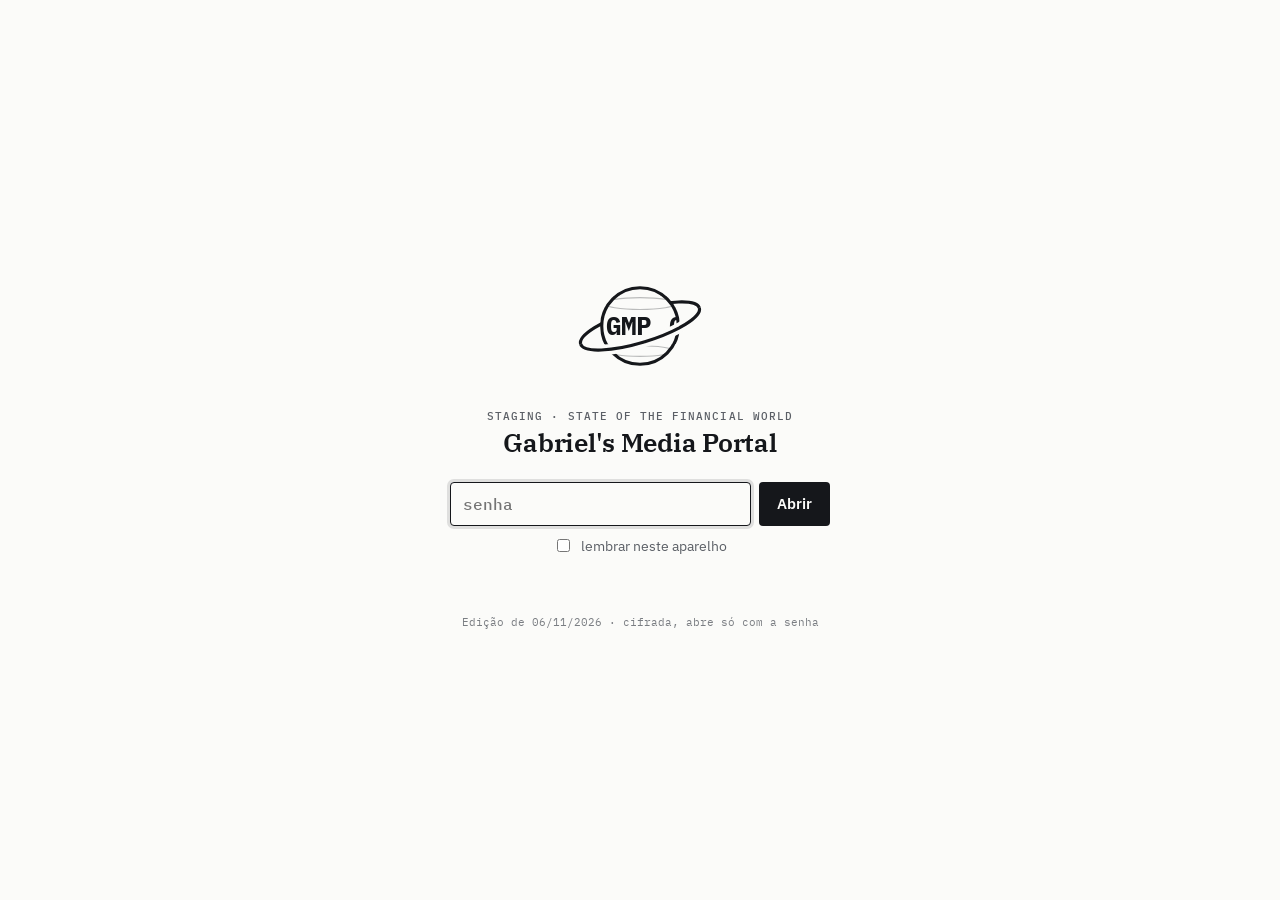
<file: staging/financeiro/index.html>
<!doctype html>
<html lang="pt-BR">
<head>
<meta charset="utf-8">
<meta name="viewport" content="width=device-width, initial-scale=1">
<meta name="robots" content="noindex, nofollow">
<meta name="color-scheme" content="light dark">
<title>Gabriel's Media Portal</title>
<link rel="icon" href="../marca/gmp.svg" type="image/svg+xml">
<link rel="stylesheet" href="https://fonts.googleapis.com/css2?family=IBM+Plex+Mono:wght@400;500;700&family=IBM+Plex+Sans:wght@400;500&family=IBM+Plex+Serif:wght@600&display=swap">
<style>
/* Tela de senha. A página de verdade vem cifrada (AES-GCM) e só abre aqui, no navegador, com a senha certa. */
:root { --bg: #fbfbf9; --bg2: #f1f0eb; --tx: #15171b; --tx2: #5b5f66; --ln: #c9c6bb; --ac: #0b4f8a; --erro: #b3261e; }
@media (prefers-color-scheme: dark) { :root { --bg: #14161a; --bg2: #1c1f24; --tx: #eceef1; --tx2: #a3a8b0; --ln: #3a3e46; --ac: #84b9ea; --erro: #f2968c; } }
* { box-sizing: border-box; }
html, body { height: 100%; }
body { margin: 0; background: var(--bg); color: var(--tx); font: 16px/1.5 "IBM Plex Sans", -apple-system, "Segoe UI", sans-serif; display: grid; place-items: center; padding: 24px 16px; overflow: hidden; }
.cena { width: min(100%, 380px); display: grid; justify-items: center; gap: 18px; text-align: center; transition: opacity .45s ease, transform .6s cubic-bezier(.6, 0, .3, 1); }
.planeta { width: 132px; height: 132px; }
.planeta svg { width: 100%; height: 100%; overflow: visible; }
.anel { fill: none; stroke: var(--tx); stroke-width: 2.4; transform-origin: 50px 50px; transition: transform .7s cubic-bezier(.6, 0, .3, 1), opacity .6s; }
.anel-vao { fill: none; stroke: var(--bg); stroke-width: 8; }
.corpo { fill: var(--bg); } .borda { fill: none; stroke: var(--tx); stroke-width: 2.4; }
.lat { fill: none; stroke: var(--tx); stroke-width: .8; opacity: .28; }
.planeta text { font: 700 20px "IBM Plex Mono", ui-monospace, monospace; fill: var(--tx); letter-spacing: -.5px; }
.marca { display: grid; gap: 4px; }
.sub { font: 500 10.5px/1.3 "IBM Plex Mono", ui-monospace, monospace; letter-spacing: .1em; text-transform: uppercase; color: var(--tx2); }
h1 { font: 600 26px/1.15 "IBM Plex Serif", Georgia, serif; margin: 0; letter-spacing: -.01em; }
form { width: 100%; display: grid; gap: 10px; margin-top: 6px; }
.linha { display: flex; gap: 8px; }
input[type=password] { flex: 1; min-width: 0; font: 500 16px "IBM Plex Mono", ui-monospace, monospace; padding: 11px 12px; border: 1px solid var(--ln); border-radius: 4px; background: var(--bg); color: var(--tx); outline: none; }
input[type=password]:focus { border-color: var(--tx); box-shadow: 0 0 0 3px color-mix(in srgb, var(--tx) 12%, transparent); }
button { font: 600 15px "IBM Plex Sans", sans-serif; padding: 0 18px; border: 0; border-radius: 4px; background: var(--tx); color: var(--bg); cursor: pointer; }
button:disabled { opacity: .6; cursor: progress; }
label { display: flex; gap: 8px; align-items: center; justify-content: center; font-size: 13.5px; color: var(--tx2); cursor: pointer; }
.msg { min-height: 20px; font: 400 12.5px "IBM Plex Mono", ui-monospace, monospace; color: var(--tx2); }
.msg.erro { color: var(--erro); }
.rodape { font: 400 11px "IBM Plex Mono", ui-monospace, monospace; color: var(--tx2); opacity: .8; }
/* errou: a caixa balança */
.erra form { animation: balanca .42s cubic-bezier(.36, .07, .19, .97); }
@keyframes balanca { 20%, 60% { transform: translateX(-7px); } 40%, 80% { transform: translateX(7px); } }
/* abrindo: o planeta acelera e o anel pulsa enquanto a chave é calculada */
.calcula .anel { animation: pulsa 1s ease-in-out infinite; }
@keyframes pulsa { 50% { transform: scale(1.08); } }
/* abriu: o anel se abre até cobrir a tela e a página entra */
.abre .anel { transform: scale(14); opacity: 0; }
.abre .cena { transform: scale(1.25); opacity: 0; }
.abre form, .abre .marca, .abre .rodape { opacity: 0; transition: opacity .25s; }
@media (prefers-reduced-motion: reduce) { .cena, .anel { transition: none; } .calcula .anel, .erra form { animation: none; } }
</style>
</head>
<body>
<main class="cena">
  <div class="planeta" aria-hidden="true"><svg viewBox="0 0 100 100">
    <defs><clipPath id="c"><circle cx="50" cy="50" r="29"/></clipPath></defs>
    <g transform="rotate(-17 50 50)"><ellipse class="anel" cx="50" cy="50" rx="47" ry="12.5"/></g>
    <circle class="corpo" cx="50" cy="50" r="29"/>
    <g clip-path="url(#c)"><g id="sup"><text x="-17" y="57">GMP</text><text x="31" y="57">GMP</text><text x="79" y="57">GMP</text><text x="127" y="57">GMP</text></g>
      <ellipse class="lat" cx="50" cy="33" rx="27" ry="4.5"/><ellipse class="lat" cx="50" cy="69" rx="25" ry="4"/></g>
    <circle class="borda" cx="50" cy="50" r="29"/>
    <g transform="rotate(-17 50 50)"><path class="anel-vao" d="M3 50A47 12.5 0 0 0 97 50"/><path class="anel" d="M3 50A47 12.5 0 0 0 97 50"/></g>
  </svg></div>
  <div class="marca"><span class="sub">Staging · State of the Financial World</span><h1>Gabriel's Media Portal</h1></div>
  <form id="f" autocomplete="off">
    <div class="linha"><input id="s" type="password" placeholder="senha" aria-label="Senha" autofocus required><button id="b" type="submit">Abrir</button></div>
    <label><input id="lembra" type="checkbox"> lembrar neste aparelho</label>
    <div class="msg" id="m" role="status"></div>
  </form>
  <p class="rodape">Edição de 06/11/2026 · cifrada, abre só com a senha</p>
</main>
<script>
(() => {
  const D = { c: '7FgeiCjiVWPzCo+AmbMP6z6GqqhCQjVhxn9PqvhtzNnM8H3KzNnh44uYRSDzvDAIL/z4daXJAZHU/iuNGjDVt9Wpdk1mtsfnwtMgaPwfj1B+x/1/HNBfu6cm2/rZmd3AQloO55+E3sHiYXfUt63h4yDbDp1acgTW5/67LOkBwQ81RVCjUklYJRnkd344hxyhflV3+/W1HDLC05sje5kX0RhRs+dkfFnuPhJq/tWrbvIbxmHdr++9MQIpXg38y6SVr0y2koFosubctw2lAkfYuMpHRfxc9ykiMgdU3QbWh/Q1Lgk7zZ09b3Q7/IftoC1zYXuiYXxJ0p++WR6IPh/od19WP6BF05/qaoN5XjBKL37KF7hWfhrPwMIRay/yqsgvhUtHxIZEipkdCN13wW9Fp2k9vSoZLLQ1lQ/EinMVfB9++8NofUtdSBweIVcfts+nQXBMbcghLiS3I4FvKmLEA/x79B8xtH38mkpTnQWryCLaua/+AH6ydR6bTIQA+q9VroBwl1PD88M9wcp5FZ1NiO29mgLByW7XcC+AQiJw/JThZx0UxvK400z3IUCfgKSxZq6MmFQT/4XocqIPWm6jkva9I1bKN5s9N7ObBlr3XN/Ao/KoWD93/Ymq+a1KNDzkLUFSMWgj/XHf3PLTl7uXDZ2Ewb2TcH4vjMREabEAbIneGnA5vpnVBsPSOVb8bwIlTNoFPP/yGsBi/5JXV9/0/8y/Gg8xUBlm7+ygko9iIiA57+FSAItqmOOGJo81dYD5MLBXqup2KNcS9OxmES/sT+EEqs5oJzcHUGTXIzomEXHmbxusAbcVQY7HNnQ+YeXdG1bvhdmx4mbhatCxp11vB3Od+kg4qD7psFL2UDNE4QdQPyMCCVeTHd09umPKUQz8YnGQP9db+NukcEhXQ6hwZu/gz/zHNXxR0iVXDwr8+zX1ra9UtvgzT0v/JesK7Av8n+niuU34S/7XYGJfaYy6cYy38N3ScL4946Js2PNkAb/WLF1NPH8cADml9tbvpfqVKE4lqZNbbOvmkx18lM5nfbArGc5AccD3exZ/uQ5HvAoo8NSZP4D4fTV/LRGefl235XLzlN5yY2+3javMGaDz1ikftTctjRrRzIM92yfDC9THmAfeo1lpt+ee0WmDzDBTTaG3mNHtdGaedTNaACJ08MPRzTClIO1i4OI9ThgqundS53RKJgmn28hN2Ijq9ZM9LAHIzpFtYcxwJ8RoeU/DR91upPtJmG+Vn4baOrMgT2Tek4BZ+jbsp1/MdZjx4+VsTBUUdvDUZdYymMHcPddQKR0YJz0UyO8dCPVa3PS5D8jJmS4TeE7iQuZ4UHPVnM+lubMIa3pVfgygQ5usv3WdH2pn4puenYaPoQyNaWld526ZSCDZGyIROovEJ7z3QX//ar2TSaSBRE5mT6EeZWk26MXxju64ZB5ZXnbfm9GFInPnWXCPgGZnf9UOhQZ/V8ty8Ka5o7wPCoSM31rk7sC/5tjfMK1NFX+uxcwpW6O9TlHfjxhRAXHaep1YLlTziKEJ/0xJ5Ou9UN9jrc0KiAGE8enBTCKvVAsvHMkwaRvw/19m5PTvdTxw08I1SKoKnEl2jtEECjhYjpIC3bw8X/7PGhXITTrZRrCr7XORs9aHfr49yFWq+jAuiuAiDo6C6pUVKSRVhJV+VjJj51wbE0T0+EzC4lmdPCoqdzz2EeCiLRrxNu47dWbw8dmLJg8u6IleRVDTu5BZEsIQ0Ws7I/e5a6IGx84Jm4qNc6p84a6fmbBEW9wX866aj6x8OoYYq+48MpKk4zLx/i8Q6rtpfpT94y7QTpNqc6ZspPcbZbnKpPxMAecJRmkE7STl8mmeW4irOjwG5BlYG/q180dvTxQxJ7NTwYJ1AXYzc8C8lCRltrnkCGXh7JVOLX6gHH1PRumo7WX18KXM6nlUSwJtHe1KYtt8N6cIRDUgORPVhQEBQm0IxDRfaVaxB0+jO2cKZNFsSsQXHzIdCrcB9ZsoFB6ixv3xCU8AFTT+GQ7LoXXUvEtQw+YkFDiuKhuSJnZ9R39c68SHsK8Jp0yZ/lGyLC910HvfV6Ivhft0S2n8zByhuGmtaL1ocxmqwNcedJZweS/F8GAOXUiCIf/bcMLtJjh0+VobVgjw1KGeYF8bzFl3nGN63dRBjpFvIgvKlxYlFDFqO8uNZytP4rOdrFzV6M2AsiiTWYKRMOubqs2txGGcRFZYgPCL5Zy4RWz8KC5YGkF0Qy/PjTzFVxss4FvqYgRXXTRDEMwQsOcmzqYBRZaiVZB5m8gv1ZyDEYUf+6gGbqW1BDSS1GUfeTVA4S27Ro7UxEbUluuqfdYNzKR97CRMvGMRMVQ83Ca5wyy+47Rwq+bfDaLR7obEsmhokFylnFnjwPZkyunSLuutJ7qiwQmZf5cp9J/I5CgToQruoimXOxwz/AxkTFFIpzqoJRlYrersVw1RyZ01BQdDGVFMOFYQinRaMFHmYBrO6LKVm6pXxSEJDWCZUyt73rtfgCKiRsrjtoZ9T38UZNiKKh/QwFSxR0/XpOVgYcSfs3ZwXyPh8a4rWZPKCoEjyWOjznxI527bGWTE0qdhypyClvsiXqqtdsWiPJezYzsrVWU2UCmyvBbf60933DeDA+95jp+RykdvTLwIUjgvs7pcE59x1AHAlOTcJl09VzgkF9eVxqvbHggIE8zrkpva9PEHk4aBP4Z/WPssm4ouUC0pcQlIrqox9uGoUyOjn86o8RFilky/MykGSevg92FOdcVSI8pq+MoZTiPv6hryJZwJWTXBBTMXJKFUOSuaXLDKG6/a48jPsNumAx2X1X5ehakcs8FA9EazLCZaJZDIhHPmnk+UHVLG/xmQgUHCI+t4g5/q1iJHwo3PHDmoa8OCTSfcgHccJA0lUujxeSdfP0HPeUqB6tV6tIKSun5feZ0KGzYnjlvoq4j/J7kV/Xf68rGkYqW/jCtO2JnSNJ3s6IEMvgUWHzdSMxzQEIQUP2i1/HRQA+A112tdu0DFgdHUfB3UxMi/u8GjPsa1BeMIamYDAy0sAX2ibmijRr1DuFf6NXwIEQYj6WAIUJsUUZ3/Y4kRx4/oRBJSh/fIwEEAs12NlnySHrXVKBPiEtrjprxTkpej3wVpIY1lHLfznurIxUEMZbi3vKzTFBEAgLbgBqMEXHhpPaxNkHcaWfyRSHter1z5OZVW49Ak4VMHzNcw+GFxM9uKB2HEz4bgN/GYl/wJDWkZ3mz2zyGVCa92Z/pKSkmUClBRdSItRgfe6IFZk+Pv4BYMkGrxH/n3DkHImzNmI/Sw2/WJoRSpzY7g4F7bw/ZaJl8RQITIZiEWCZ8a6v1r6CNQypulQpSDEE2cEumVVashAvXZAQ7RB63JB9PjHOFt9XclhIsnEGuzSS72+DqtAa3To3o8R4dZQ0PZzlTjdjQQuYqEIMSFukZuRhARAyRr4QlLwIRam1H4tjhIm/pSxi1jqn0lHjjaNOekNPZUCWPk3PKhyvee4VfYtcndNRBCNC/SxaBwq3WFRU/n+JEGszFrWvEE0CYoW2oXqgUPsJxvt497OpvSVrowTStKvMYa4ARWSwKEw7MHJ147fLyCN27jEHp1qaADOaN+vc0+L0OM5gMoAxh2IZRUUlQQYdzVUeGEeewp08XQUgmi1YFj9gTBYbkLx7GzOQutWQGJK9zEjJ/4JzUTzOELNRJBPNrfVxZCnwnnUZUYRF75w6smGGC5mj1LoawgyZWPNcBn+N6QOTcYZqujFGu6hCJ9x5mgH4GkmVO9CCHOo4j/eQuHtHEfGX7yCfPo6JKmxdoETuTpB1xb6qj5SAmVCcIFkxA2iPp0xAqEu/GOvkM8ypAsi9LIiwfgn+wqzCzBNHJjfbY1/JdiR9i79VvllKcGHnQ9cebgv19/[base64]/sjXQhdE0n83MlGu0LNR4Zc186iQiEYCP7Nwba6yOmxzarB/99iMoClq3pjbeXEP7z/cq5L1tb4/fc7rgbzFui8Sb0ilgy6UZu0g057Vlb62JpsXtf9H+PeFkYCLrgk3J9UasX2190tlBtyL9rCTGa3yGazGcog25mwBWbnxe4xJUOLmfJi5Zm1a+0bDuL43PSVRsemp8+Szd2n76rWfMZVjegOUnB1LhYx/n9I0KFG2c4p3cJj130PyqcSb0ZlQKXMeRUxSM8t024iNHnOHbPYZEKGYbXriIe/fawZMl0Nwrvc+LumyrwOS/[base64]/OS96PNYUVR92rRGCbveO/BcxMF39fvnq/CcSDTqb461WkhAF99+1lpsvnah0vJePpy4ilCz+8cQ8MnD7B8gQEOtwZmWYPB3kxjRlm+gQjOrTd4qsyJLBoPlPwf9QAdMYEmqAIuhJuf7D/BM2xySXbJJpA+XrWkhn7QotFeUx10OhBfe1N7Mq/F4FLmGYXl7crNdANG5zAGF/6MSq0QATb+yoqVEOzoZbmNU4wDBR2GKMVHEaKu33ylLxsNl+BIFqH6NVYPQCR6dOgY1P+C6OP9FnTHXRfayVijptFNyhl+dkR+uZB/ZLiNvEqJvQ2Et+2B0DkeQ8CpbB98puzI/sxqNE6fD56fx17ahUPfbZp4WhXQRs+gfkAlTNZQw7bP72UWIo8cyafs1tOwl9pMFqQ+qujKQAVY99Biz+13+ZfZ6MJI5ATa/d1PHkn1y8kCjynWg9x+a5ObW5yqb3QMrgle0yxYDuSwsBvjlC23Av2QzCxAS+BUM0BoytlN9KYOJ8w7caovFVtnw1UnlhTdmNrFAZOYZfu6vrIQXWcC01AvBf8g4s8965t6Z5NQzJPISIsyqrYu2CBxPkDtwT/7Ys0TsromC/YMh/3PBNUxvZ941wQB909FTxkSshuv+x3b4U667pkeMHAjNrjoprFu6UcA/ZQSEIf1Fs4QsCH1EPh6f2mT7t6B5C1EaYUC89/TesAIXEVAMLhN6RBLJzISXJHm+gsEN2M00EdRElA5ocHWV4SLb1dQZusYTepwcXx+52fRz2xAgE4E+sd9rtNHINK/3d7ZXTEAWXSpUfu0+1iE3IADl3Gz7aHMCtjjr6UEqWSA/gRa3pJpLroVM7x7RyFKUn2aIS0ZfE/+gw/zTkSubMWGYMW7jWLXmZlDMS8IcLDGAHyNW6gMg6ND1oDQocuD/AgopBJ1EMycSTGJh0NmINfwdF8XdQb6t5Ke8f22z8PnpX8Z3cTtvD3zL5svhf15S0hHG5nS1iJTt40X5s8mFW5tEdCP8n/at+p/Ymy7pZ2eeCDMhWb61+b3AaBXqJ+rTAruA3ZF8L+MWkrdtGY/DfGBTYDKTio2QFxLIouMjMlZPEteyjcjCdNHPWY5YZghrB2Q+C7RV3DBaX+L2q8ugTwsYsWtuLqO6lRBDpu1bTQGIWIf3oZNxny962OlvLgqnaWDkHphaFd2s71bi+zQaXLyqTriaZ7o9ONvJYXDXLK38c+GZ5VtBhhUoT/6EdSedNeQbihAl/fLYr2IPYPjvh99mmAi1v1FBSGPP6tbSmxhjucT+He7k2scEGlZAnYssVBojjTU4kUxIbswRCPAm67d+QtxIC+gVcLYeArEH1vQPxlMZobP/cSDzht0ZF4wqxHTCgpi8XCDBK8pF8tvE2QuiysGQyWJmZgGzwE6HGKyRTvv8KCgXMeUfbbboKZZwChZQoylpAmsvNCB8kXgmJLriaUUQeR4SjmCWdP+SOABZIvfqi34p0sKZ3orEFVP1cJthHB4mCvJPcMYxNqnMsfItDyws/+0nGFUFC9oOUsiQy+UnglRQ0ih0RWqfGKetED7d1S3CXj5SmNV9soOEdtq4gipxf4x2HjBe27nwNm4qtm+2q8RdyJ9AZPfu9Tv1E0VDYU6apqJaKPXNnssLXycjZAPdpeLuNHJ1N2hI/[base64]/AcF3tI+E8Qg0wDQ+x1GK8RyyUn29nVxBATE9/qZlEuW1bSN4scy+HozI2lPZem4d/Zjl1hgxuMUPq+ZqyEl4txOyAJ2+0S35kgmx6v6yUNfGYNEAWNriBPEp1B8al+aC5R4RcnG2/aplvENQkW0PYuInuDVNST6jR/1QsDGPbCqCpe2ur1oq9MMW3qRm4o5GN3ouSSmSPOmKEGkvpZiJ45phWrjVXc5T7Hw4DU8nCdgP1w/qCuXAEAMjCKYl4xa6yB6DrsC0lIrnh+uMeMccybtDw5F/ji6kw9kdY7rVAeE0xAu/Rw8YqsnTUVx2Gp2qd6ql5WyrvVSw0h2j6/K7wyM9Uaowa5+fpwTvoBuCswHGNf3b4zNemp5r4d6jyjmze13Pvj7mYPE9P0nvxbIyFjzjmhg6qqgdsGzcZQRGVpcdmGHn2kPcK5vrafyKy0fsg60E1XJ/[base64]/f4oN1O5tZKeEspWbQ25N2kT+b73ozIu5mk4d88mh8gD4ArejpkavAP4xS5D8eiWbxa0g1qTxbna09b/2h8jWB3XVV5gJtfAEHDqWNR+iEHnTn4XAgxoTh8Rc9IuAuLr+AshGDOIwXzxhmg9LBodOuU+dX8mw2dc7AO/75My8G80EPBbDpEp1IUY0y/1vXnp/k0j38/k24Jn1jkgCkMfF98NX7VzWb2yezk5F84g2TYD/Kb3k3SiCeZwECIkAMIP20mrUrZ4dAsmPhzbcBG3qimS0rzdm7WyoZcj+fa84ZLaVNvue54t+snELjtvXU6QNRYLnmWHIUmJ5XFivWJ5bfPXEwJKC1zut4GXmKkXiRjTBaAU5uAXinvqxBBeg1C5Eg+oodn9J8CeIFQ1FZ6/lR8l6yVFQ3V5RAGrWTyZA9tteRhwDiuLBBB3EQpt+IKCABCNCTBEYLSeQPrwDCfE+Cg7WeX8GQKr0vl5tpjx6v6kD3cpBBVSxHTxr2Ta9qDgysc+6pVM5x88RWQkJbEzjFfSwmh2jin5y/ORBRKsz8jboG3uPJ8OlhWWIpUDJuzkhXd4EoyiI54M9dmVTC0gjPs/Uxg6Plw02IPpHXLfHpnAyASIOrOrYnb9mE6xy69wa4HTfI+VSVddVCIGAriDDrO/MjHOnLpr+bLmkipHFE74TTX/3wQn9ll1WPKArR6x7mcnIGYotXN5kwbEIlhoppBIdQEACyNK34f58qzjApM6wprdHWRncp9tHb78Z9nLB0lVBpXRRZzGunFlDYoa1QnUz2ExJ3zU24noI7lM/1gEeVKGbjAaCng6JY0QdygJJ/[base64]/pCFJQJpzxTzgjACAIrlOXeyPaKis/fD3VWmGkQWk7qePvXQBBm6JqdSP9jyPdFZoqMGDD/3l1wo/bySNSgelb7/A3IcjoFzH9SKH2eHiadD8T+0uKgQ/ocl6YAIHieixAUE8Xez/ccd00a/Rudh6djQFWe4IGnK7ktbCARRd8ERsyEH4zzpADV/[base64]/5FKOr1L4t0ttBoimWSqfYydokgoYBQvD/2sZing65pPiNn7XPoTPWSkSdbRifZf9ViADaU0QxzzCEUzOK+3YRthhSzVoquz0WGS6AeczJyk2uA4oO9QMceuBWYs0tkYKn2HI0msTuOfeRwccWjd8G9759Te9SwzH3Uz/D4IJlQyIvu1SLuIzcFcIZFL5M8+bZZy1M9MARjyazIKXVhRovKpIUfr8Y/vgM5y08dERGSwk13CNrbU50eR33skYPwXISh/ndtKSkbzVzV1GQWOrLMJLOH7FkFStcR1P+k9AS6HBIE3mORceCHaAK5yhxp0vnqzwPNemcUC86BlqGBUsmzqgHghrP4sqKkfXaTmwAq8tUxdfwP/wQKXYkKGK0G+05mZqMFeaQFMwfshUcHJTIiKqjnmP04Rz+RilPShNzxLbUjlL81xwvr/0WzZ7ayLCaJLPdLWfdlDwQGQlkB8Ot07BD3udqfYhc6dkwT1JoXyqZvqxE5d0hPYRvKFo4RSOUHAjAyesYyJMKPGFZAVIFbpp8DtTIHbQb/8vVRFrDld4y1Ji1CqA+8bGwgH+LvneqmbDTxLS9Z5DjQ0k6nHeNC4Sexs6vDF4HO9iE1w8nzUB94NZXxSDJ8thUZH9qzkwkIjEJhidDwXgozvLdxSaBtyXlb911suO3iNbbUPw3LTQE/hDVWXt9IvOhTaRdvbpqFozYr84NlLS68ma2RXrbgkdz7Az7FjNSnmAMCILHceJzApR1LZYj/Jeo2aY+nAH6LB+c8R7afaWd3rhMgJi27Fozqsi4VMIf+fIM3dYI9D+68wakFFiIAAzavsZN7088vytO/Q1AjbSPMmaC0rax01uDICRLj8qiicMbwnUgKqzPWuVctrMTjUni0etUBvhO6rd9B/8l3RVoxIkkltFC8rzx7r/Zo0t+1ajju4Adci9hRxcrJIn1vhHkKbQuAg8puocSZHmC+ZASxudSZyEIFrteqGrv9pV1vvy04teFCRZhvy8RTUC4Lsa99jKKxSWSf7GXsSXhgN0kaITJpwEOm6HTvBFxKXqZ6lSRvpsedfgXXR6Ra1QHB333uEuaXBU97D+RV7lC/+4L7yWRNFAcqeQgoVvF2xCdliePhzAqNFPNP32PnDYLVZZv540eYTcn1wvjX+YFhrggVX8reeWHyLgVV5l3J9uC/o61SWF/t6bqpe9zkpOFF3tUWs4PSvST2a/aUezNhDuERQ6xQwGPAtLh41lpy09qmgty9YKzxFmaGubwwKRfrxF41KLItm34rYC8M0M/lMSBn03DgUa8PJ2vqeR3gcfIsDt6wNvMyw3AqZU/Z1bzG2q9joVlPx5wmGkSI5eKmu7Xz5kbOIHxZR7EKFUGntZxvyO+EM6SguR1s7qlNENtgzlX8p/lt4/zVgdtp8I0CiXcM3hj2YTDIsAslglSl6b3kSHQIX4aZLKxWWTH4c5FWP+PriWpFbMvCUX5XIMU1+5O1fAZfNUpPhx0Ie8H6oEMmsEXaq5IoJTvFvx6fctEUK5vi3nuQlVkaDnty8f/ZcMDnihuauXE6cyH1ZL1Fyal7KDrgeUD9GsZVBMO3Q9MEOcBLKOEZvL+Q9yotIeAxSA423txj6yQ7p4PDfvMHahx7uo3QbCc9bcnfzHHq+9ZBQB9ozo5wwbgw1Q8RW1LqfURRZyxu1rYBdKdXlOKRWet/4n77jblrJhXrc8iJeLmhe1V4hv/Or2niJWEub4WGLdgNZik0xLbJ62PeNATGCo0v7oFy+NaRQetTUcy71drJY0AZHz9+Y1h7+6l+ty107EBTSSPs4RMwRrp307FQGAo7ZDKm8ImyB7zabRKkDagNFUdi1DJc5DFxRKdbQraXd0JEBfC+1vDcNnUwTfNPxPS4nNXpUFexX/IuW3d0bAfoln0V3mRZGRLW8ygFoRPWgyqNBqvcKkpUdaNzRTkyIwAG8m4RZXKfpnJUATAGrZxvW5H1B92fVwUTsJ4Ud+r9ytG286YJGALfYgPLyVRcmZ2OsqVKGrDiq2ReL6Toa+mhsd0yLqZk+FIYG0KRQLN/tAq7JdC+m0+Ih3H5cWTrl0tZiZHJ7OZHCdMmM9fDBZ56dOZC754n5OIqQAHTkefh9V27lNtDS/RxJet86q/PrXWQ6KNCvC6cr6GGBTGpGptz35b0hYQ+CGyvqx5gPX1+V07Nynvt83eMi/rQIWKp7zHetv5LJMPRGo2w9uaGc3LB5e0ZH39TVH9KNTDqlZNSPqAKY+EvasqpzMXFh8iEEEZ8Vpx5Aog8kE8nKIUwFJQ2qxTWHZUn/mA3g0KumaT2by2FZ4HvaTstlCow/ZW9GSM2A+umKHPrE4LMUsFSMwqGnbquDWr4IKPJiaUzZhXW3l1fwer2nsrzxe7Tr6c14HzObJGDhul5OZVP/J+8axexdaWGI1IeMDMTti4giUyVvi1eBtc4hsLlYpqGi/96vMU/1F09q1nbUrLzQHt1zaIHSg4AftMB04byj6iSzU96uRal+aTH+LG8d4YrmKtcfuwetWR+yTrXD2tJZAxRnawtbX+y1TEIlpWHFrifYtORwmkeVT466yXSbcuZp2+7EHlcxUiVyfucB9jMH98HIYtavIVr03ezY7dPlwk6JD+t761xwV76rhWLI1nLLTw/GWlVIvEwz6QAXmhgJeCD5d7Gf3Cs0qKY8XianCKcKlxqdKqKnR/GGkws/Z2/t9lpKKmNknaRVTL5zgE3+eaqa4OnTi1ebJhfoJVo3gY5Zb4Z2hDwOQJ6LN0Rx7OKfGL7YbYjE9155+hOAKdDqRymD7Fkvzs2rugKkihQZE9bZSg+2fDU0H56cMSXZiFw5PLsAwixPVMmiomc0bx4iHOU4YzqrBQNF/lgGfQ6eV2QBSEoBGowlTC/HECDIyNY2+GwSIp+zCylK+YNYfrRp9csT0GgGUTjMnxavyDJLDEvyUQ6CL0mXsYjbwjyqiGy8ItW8ymdLasjdtFVmMxZvBwNH9y9PpZAQPMnnDZymiU7hO/YNaGyC9++YtK5UsuvZPQYfrK9eN/ZNC2dh6vPPwsei1dcwgsrW6IWr9r2tSKAmfPJakt4tLc/Tk4BLCLPUswxfq4GDEgZACvZ3UNc/dYilAsMCK8F9WRuQoLfYkALPI/VmXgOCbyiM8wbqA2bhY1AXiVBh/mmNFO7sXg+plIWUDusJkTGyv3PbJWwAf/LQh4050JM/MTu6aPO8IJIePcM+hvpoNRVt1j5asqyFFnVvMQITM8HZ8Zh5wXe3JqXHUNqo1oHE5cLv3n8lCdllkkWI4UHkAJkdvXWq1JfWr0103DtCO4V4JW5DThRC2AK8lKKPuEvMaz1mvwenl04OV1Szr/DoOyPteJCT1kNMK+/hcOvHb34Xq6SQaLjJoTMBddk9qoGx3hHmsop0wZzWhH16/oc5Ij9TsvRp+SNvgBo+aspuguxuNVcWcwWeSeEmlIRa3n5/OwhWk3uVq4l1WDIliv2wxti8i/03NNx+nxokaXnnJMMWqKzr7Zw73BrbZx1Hf2VvX3AFwBRYA8rbctxIoai7Nl2J2fD+zLpSEi3jwJbefuDB2NQmt2aqj9b9kqlm837vtnZsJN251W85lHiu6wi5mqxwLCP0BO+PHkeAu98I8vbPwguiKNvPqhJml5U39av83QN6/4y359ABx2GktD+rgr5Q2ohuIjKv3Qma3fHbAFdhKoYBYkw7B7GuxZKe/Q+EnDvqvzOn7l+AFflYobYv+KLfR1Kex4UzzY9dBqzn9uXSl2WpxmD+5HDNxfUb9oo/f1dkwVkvZJpVK9NMSti5IFnkXefTPYjX+w7+HqubO3TcUVNJa1X/8kWsvP+Ptik1wnXeJD1LBjUi3wfFHotROJS16BGho04WEbAT2dLsBuUIUxTCyybAJBdPu5lwUkm2FnrwP216bGQdLJG6utBgX1ZZ37U7r4lef6TvUtk5rXdnx102v37GhAGzg35fK2ewRgZYYIg85wDVmq+NhxQwW4pD+BGDMRoIwnfJbFyP6jGryC2YA/LATIXJD799rlFnS1RtdEMJJYE3MHzvgEBpBj38Fzq3JvSGwU+AV0A9SUIiYTil7YRb6VxPyXKYoSNjitBySMO6fnpLDHyCdQHw569bPgxR9sPfd0RMyGRRRBErGy5YcpPesVoEVqZzvX6VaO2gLK6F4gYDTbKYaQaLBGhkPbf4i/lXoD4RXrQQwvY5VtOm6VZLYRjN9nUtrnSL10n9+C65GNKFVN3RTCy4b4HOrUmo4rqaV5eAlr0fZUvSuDf3mB4u77A7s3Wy0v3bOtiDzqkYW9q1P/4lzTNFdDCpTB+wGHfKuReR/S07CQn5q+Gxq2c/KfKl28y2dDqZG5UFANtDkizy2Jk3f2pff6yl/WFZ2V3UWio/[base64]/6kV/G9wY0QWtUTiSOIDoOqz1v3hGPDVk+oxkCjJPEeZ78dGwbPeNuSqLi58q8yjqGbsow6JkSjzprkXtkhC8GSqe53N/ypV+9RESqar9cNxFZhWXfjCo2fPEp0rhmIWLrtyWBeHSj0o25UhzMtDKQveop1AlKVASL/sBhv0oTA5pL9CHAMmVtN07yWIekrdPWI40g+8cWubpslFwcnTH2gW6sqrLqdw/X6aBglkLz8vkoayEjhwjVZ7LOAVgfK3Z73H2aNwSuxR1W2dsr51Bs3WwtRPivoJrK0MNxGrHlZ/6AP4Y3fMVIcQ+8lSr5GR5jtoEyNGiHW8pmzzYQgbNmvlWg/wWjlY8MLWgVw8cEjZSthm9+PS5YuzSvia6dEA/as8/dpoxEag39Q4LIOXG78VIx5ecghDir9Pr+7dy7ND/JIUo1KQILNICRGUA6FORyOL6+nh35ODXe0M+bEzSXX0TazbfzyS1D+NRdE1VUuNg9dU6ILz3i8gNGjjSJLhvckhdS38pAnC9y8dat9XUEPJej3UXA2QzaGQftrnniqaajvmEgYP6htpJ8GxTsUhKoF5QdH2l6VN/P2XbvU4f31u7mh9L34nYnOTPlhA6xhnmW1SxtxLAbwrkoSkaq6vXVBPGAY16ruyqO0q8XzPzuCVbv8s2zP/8PVJPd4kGI64dWgCoo7sWe6/HvlwAE3h7dnBsPjTddOUn2MKo0eg3B71FUIdXTiWy7yUwLi2O2EXuOgC1/P2DnDiSxKZhRoS1Mymi2u3WmPRvRzZrocQw5S0fJnvW4f+kNwB3G+NdtsRmigCuUC7t/RWrk4QmpB10dR4ZQVskcYvy84S/x+xY/guS2y7I4Nolbh+EhLO1PoRbLUi/CrguU/du6C8Pki65zhjpsacwReGtNyeyFGU8UPmkSIj49IrcUIw4ejQZJSGGSHDIC7XE614WEB8c5ELkn0njJwFqtaY7sI9e7wIrs6kCAG6gC/we796tXqGlichsRM9r8cnf/0GJBf9oPIskOBZwP0rUEKlnnsMQ+81vC2cHv8sasRjattL5skeDLDFRBp42h6m0d2zj2W2BE25hg03M7H3NYNJ3Obo8dlfU/jwrl0FYfRSC87IB0CLRS21Jw3I5gxK9FpUXVxd+U4mLMWzW5r+FOSF7VWaCtdnbUw5KuLWeFFcNJ3jSC4Jcv4MdlqQhSCenMZWK7JCz5flwgGb1u5FdYPi12B6gULs83H6hrN9WMw1vGsyv9Uby0Hypc9Ns359WKH6h/+PWbWD6NdPGTr2GJZ60gNc7MzZqKgTi0/dt4UQRhkqYDh+cRKHf2AzOkyLjaaMfILWCUsFgJY62fQNX7hDMVNy/yrtivlgnyq8pJqNOJfCnOUU/aZdeksIm7NpGAG1qaQoYynJIB7trzmk4fdzRt8VBzwlCX7tyzjVo1lRK3Ammm7HwRy5QFxRsQFGWwV7qg4wZ9Vu39EalEKyexs9hzs0TAnIuWEQms1LyP3CyXOObMQkJRsf/HQpQw1BYdZAfSS2sYnnf2wM33Q0TfjH6b5oFxt6ES+RcB3pMimAtLYR/+wSOIeT1JnA8u2Z1qXMqUmez6k7HGZ3MSYGuNEUK3zHXL76NsDNl1yX1eZxuXtDZuHp9NAI6b0SFSMLOHUCkfejRKpfECszbzHBuyP5Kppe+cGZyyNpQ2lK2iQamKXXih+o2lu5Qq0Px97iDQblJ7rkA99CFXP1Q6qS8CO2NLPcPn2oUZLPPqitZm44SoJw2/L0RNOCEtd/ZRL1V97IAFA2HeJ91WOdMFugnKij/P4m3KgKgRij2Ovrz34l0a9evZd9uDq8pTfrGSl75Vz2SC4KX3XB9Qn/Yr217aQlXl5cknSDofPYZF+4JVldlFA8RTd7WhGQTcwdehU5ckxvsMY8WJm1vlhR/ulDsOXuFyAKwQPgXNTJElhNfDSaXY6a4FP6xr4KpLTYLLfK3v6kMi8Xk7zjxHcUyXqJaa7QIBIoV3o37aavhVuWMMrPX5ZMCNYAIt9famY5Cop5GLtECoRy7z52xSKNUWA5XbUKti/f6b8Nl37LdBbsNkYFHuhBE1cepB2cppw3t39XhTqKahbcpSHQbGWqUNyL5ZkjCGC7pjFUk4z1dJfHuMKL1NyUNUh43x3m988LQY1f5dcAlwMkhzeuV5aSUQ9JPI93E1p+0WcvtNor3wu+IytO+YwKwLAz86flRQyB1rbtaR4K4QF7/OWAWR6R2fhIJVy0xCXbs0wTR7IJ8GoqziepoIox8mGlLM/qhL4eXnIry6jIJYnhCqDiOIgfN6E0xmYsDLkfvGVN1uYoGj7fTBqyQ+/SyA/87VKIlAVeRz1JwV8y13wd/3dylmfmur7rkCRukrI9yLMjNcplZFDkaMjzb171+xwKijn87Zvfso/CdGEEQ/kWVgDPVTIDXI8I8ZI+R9iR5Ii+KHv/2fDKVH0YYTCpJxFZrFaRp+b1icM8tuba80LfIAvR3FLPtILk6QLiofL0u6s7VsxH1g3miTayK2HC0Ve9oun95MILIXZ/IFwcCjtD3tNiITSbW2DaoyzuPsufSPHbHiTodNuzPW3qvt84ObpvYG4dOsoFUG8flMrcB0bXUx5sU1iaBW2/VEtlBUCRK1A2PQz4pOZcZTKXGEepC1km8IuBUS47mtnEKGD8vFYPxI2xdWcdOBdIVWRijZD1SNQkxr4PTCTYLRe81ZxJf4Ng5jzJBq/id86PH9OB/yH02ojHj6AIWdzGmkbplHiGuLY8P8rqjSF+gYeAAenDjBIUTiDHwFecNDm7CvEPWXyfrmID2ZSmIW6Rakf5F1R4aqG8nOrEAyxkdxYhmwkDNOeSX8IZEMPFHYREyYJYd0/kx8PWpgLRttdwzbJn/jelIiqYWYvEXEAndofKPytMx68tfVtuvVp8X1Wz2KnRpOD+65cSYzVWzE2IOiQBFtSpC3KYBDmA4nF+PBFR1p+gdSwIwk1naTd8nwKRZ4TG3NypmNPT6ngtn07CploqGNQn+61IY6ic4RPBE1MEv9p7XsE0XSIyH1syuV5vDiYlh5PLqco4ipQSLR4Fujk6fV9Ai/[base64]/[base64]/walVQJUwHWeuYZgV88z8al3TcvYf3XVsB5FzlGOCo+tubYAT+nkUa2V6hBARboMFBToVd1KlIfiZCFlR5qkqDMWFeKzpF5hk3AE8ZpS+o1xjjErGwgALdLkvdYvPcjVMscUF0efgCtqVEjrTpuk8E4ruGCojMA0RFPDe2XrOQrPgT1AFcdBliu5n3woM/B0dWzkl3qoniAnN36qGs5tgmPiusXldhZ/a2XluOFPCYTDXKBKvjZjFiSSfzBlRc8wIOM1bmtnewsIpPLe54/iBzfN8G3JLLyKuURJcv/[base64]/aT9dLFbqhWbR/L5tpwkq+ONQctktW1GzOA88DJ7geBN/cSlHAqzIYVIZLOSIV9A4uclkEp5uFgqdK2urpyM9Dk849cSHoEmWB7pHsm6Z3HoxouNTUVIHNuBpsT+nO+cMWdO7A18J9j7e7onz8U1b3aNbdnIycqGulcGNnt5+Q0qgxf/56LJor7wzNvgnpIRhT/1vCysAA3Q0UKHFGp8KCo+JoaaC/ak7ystMk4PaFKr8eXzRU5aOVzSCfYKtL5vmEI4Tq/S6K6HfsxG3r9D4mbwjqhpZhNGTrunlOIEuGu0JovCcYWiHO3AmoK+nzqZtWhYVnzLK3ymEB5IEaO7saLQnWpfQ67Bta0RiJgQQEgekG1VUT2phAh6Eg7A3O6M1KKibBL5S0qgF26nOClUqgsVuk4rh1kx++pToa7HCt1EnAIdh0h/zfBFZf88O9vAMYTyczsqW7rVPfqt+He4j0eYJJqiUfq8kJz2DQOjrYUx3+7za7OPDWaZjqoLGcLwfB2jgLzLW25/rRWSd7xLm6b12U1ZPxw+sj/KcdwxPRcmy1RwrC7anm416txnAXhSXBAqaxqElATXUCY0Lm+Lds7ZIoPKbz2zA4k7LWqRt8V4NSP0dq5FCEaiy+Rj8C8I1fFlwPMBfrsQ7vdnbi/9kCLkV4Xm4y9L25uVVAneG+JQ9qeV1nN5ow9n6Z2LiWDVAtinhfiJKSwq9P4Kdn6Nl3zXcxN+sS0wK1W4Sn1LNPH5YOG0eXFpGyNUogkd1wPitu2KvH2VKkdd/[base64]/BQWbYMeGIRfR+sGv3/HyOiflV74lySzxegXh4TF2l92bLxvAfjl2D22WayDKXGECCFDk46hPI0LjGotyz3kbF1q1y7SNZy+93u9acIYPBzOOm9JineWl6pmWzcTf84x3frHg7QqKhJZirUPQghGk+Zh2DRhMD/WVYGP1RNXtV09XrNByLwcVPkkmSNtOYD9hrLrz2eIz1+gh7LOeWI2P8OzwSwdF8IwLdL5CBqmgmupsPTSExGInbS8J7cRWDrXRgBHajuA+Ek7LBSzqB6y+ZfOvBjr1tKQpd9jPrykqIBdchdXH+GJKU1iPE5yZHNpMUhQTRwV1tE/0NBRgQMfJ8DbUYNP/RPhQkMLhizROMgA0IdL80Tl6YkXiEbi8453uCokCpauMqQ0rSzjeW+uU9OR+XvS5pZOQmfUzyhAM4wndiNxsWXyRMqth2pX/1QHGIFqeHgp7MtDpX74U5Rqk6youXEzDWuHy984qfbiEqpI42P+LFZfSifcSSOJ7d+eEa9EnhQvxXigRGbo2vUTRKnnVfiQDJ3vytOz+/YQao5tLTKJdg2X6ld4ZFSWZXd+cPfyRics99G5JCxxdnibkQIGh5yI7liZ5sWlQGvI1ZTYsoOPOSBgJEyijqO/UCiH14XYb2OTJn7w+iziUoo0515tBQ2AAq2r5i07wXdBOIPc/ZEEc4AIztgnWdHpcMCLdWsoFL2H9ZyH0JhpAbdKb4IVbE0eJ933scKjjZ7D0Mom8ESam4YkuJ6yTyODxp5z2CSM9vQ6iZM6t12rXABtevgKcWrRyEwsEWtD5802CbtLXlPYdZvFE24EArHvPsfsjUn2h2XV2K/aq1wbnO/c6bZZRAeLFT66+VYQeTfh0ck7xeG2II/IoLsLGkfjq4EvB4WE2VQvEX/MnszitY6YQXVLbKRtXLDlweK0mAKyNhJNt17wqOClKeQH1SkM8ODagdyG6z8bQX190YA0ktMZjdlijv6ZkHWTTXG5G0QDEdhOdm3lhn2lomYuFrsOuk5ob6/rqEtbSAGIKCTAFcuppyTS0Q7S32EoHiS/44oWUg6hr+uGE2UN42VtFJQDvQW6QeZdjavm5UWI0GWJdwnlE04Vdr57A3gJNWv3lKY+/VxAxqwxOEMYwW3fd9sopPSol2nZIzywkZfzaa10N1H2sVGuMXRCAXoIj0xAeVexxsOK/ruXa4IjIez+1c8FBKlFU/tZUC/Tebobr1fBV3wO8c0z0vzru5X6v+dowPm5azE5CDYYytWL6/[base64]/qarC9I+CvdVABwyxSfEPbC+5xuVPhhPjSjHz1BhGA3nG5JWAcdcl/wrOkr0lbDrSAiMZg44XNsLnfwjk34BbGmzrtforUXBHqMWIifTcY+zg6o+iW2az4Dib/+GxLVDgriuRDZTqhSLlfDABd+R58PYD+4WqtmSJpp48kLU3c3HP/[base64]/PFpKQdFXQrqg/pCzYWsMUel8DbEHAfiVo8hHI9i8xoaHdEfCnvj9HVN9Byu0M8hya1WmqV3uuc/rxlAPjPsiH7n8Ixue8THdaQhZXejsAq4dXMszhT0OwV3a86TuB0aA2ERfv1IqxbPLlF04Ye7TMaI4DnBiHE5KWhcQ8BIdAU49oToI3xW4uXKWg5U4kpvUu8JxCmelQZIFasF2RIHB5Hg0DvEqJwfiKR6tCd7JtsRhBKVsYF5ZB4ObhBGAb+bKvQK89kxeKaO+Z/X6zYnE+WcPR1Q9zrzChDk0DAe4HDhMZTM5WGVCO6Xe7clL9QynF9ZaMxBKg/tTiKPR9Dc1sIL4wbmoHV7/erJFxtqv/[base64]/3olAanfg88HWkBl8U77Uyh95AtUZtYKdG1a4BdJXHWbDlcY1aoMOPi0I4ajuYaFkgxMcPR0AjdNAEE9s0RGnkQuYhcVCccaZ/3Gn+9W3BXehWUmKQZOGxmf0SGA9XPum3zMq5NVLfgMPjoDn1ijUrVUJhydHkw7E6DWm5c0rtFgkYNa5dUxrh+DelwREu3MDefV1/0YFSTr/0DtBTlCgE/SWkIf1wbEUBR8kv4F41LsDe/B2unKKbuoIgKRmo+H9OP3GtyVdlXgSWa7NfnfWVwDLDx4jU6C0vjrxTyu6YCOifwxRP1n9BIzpq3T9MUF1q6qlPgpucMEvLx57YvxNydXbyXLbtl8A681qzcysRzpdoT/1ijX4YkSnzybY8CfxEeQNTgh3q3fIACu8zSLWk+pHBgdpSgrJy3/t3c0ui7Y9T0K2pwXL9g6MIh9G1Q9lTvkEdT80NseadO2q1je5oKS950XW5RNYh3mdrzTpuM9+fZS8cYzenvxV/I/hxNwONbjwqeshbPATn3HSvT+XDO8Nt9aqmjuqZ/HBPuD6YXci62NYi0VhC4z2k9m6XEaa6ZC/tRwpLdbxGbaTrtW+UJPtUcs1aYagXwgUeW5roodATluzXzSM2C/GtBGpGUSEG2dRqvCmxOpqlR0M8WxUGdNuAh3RwRnW4IsGTvkvnk0dfyfhEZmmv1Du7oT5rP4OqQhVf/0bw+DcXDEvMPtNf5nJgYqeQFSe7z283t948TQl2hFeSYJVuVv0r1Qs1wlz0sbD2TVuiJ2p6KVPBMqsSCpsIGx03h7XchmuGsureFl4IpRaFxxbJRusDi+BmynhBoUHhXFAPn5CSDvzqMK0jTQngzZz/rS9qMPl1po+q1r517En2Yr38PT0O2NZHshIlK3Mpj4vYkobOSFiBJ7FNHZvuMx4ROSuAeceXBFNWvoL1RLsaQ95io3ondzBMGxfCWA7KsnuZipIUzp1HLKv8SDMRv/TdI4FPLElTaCulqViDk8ga/oSao8PijobxBo52GZjux2MFwdG1C6flvBnhLf1XrJm3fKUtI1jWd0vW1RF/XqKDwCEEYkKkOjhYrM8wlJN+TS0hwnyP+GfaD1SkoBlm1Zld/hUMLBLv3aPY04+lIjI6kTU89juSjcCZALI3Iu2iNyazzwtZ22bTRkSTuWfz/g832QNnbEE+Hge4gLIQQTfz7AGOnruj4GJPLBDqKJoUyNvEmKw28dnoQFeiq7SLKxsFr0hz+9ksPBuKBTMxHf+rMucVGgkqA+PZ/oKGQgkwjVQqxyywnBIjh83Fo2nfTklWXLeeJsycOlPpZjqkHs7CUZL9bO3ChRJqkIa0eG4napcpbO6ln30x7fP1FeG5RZgRzaSEo98Y+aoz6SfeRy+BMipYmHCfE61GOhpnXHgrGxh2nHqkX8y1oIbxkFpLfLE3N2ZuY7Tp6iaBN47kWrMzXnjW7/c5F8/52RTf+q8ulpugpHxJ7q5i5sCzvR04dGAl9/JM27e5H7oF9OTYiIn85xwGbGNrEhbVSLt1SbOUHs2CQZKrN/4BxVR8Kh4KuLZgfgXZ3PxBamF6QFN+HqfdGxOQQrgcZGnFHwPG6CLtVcuqLwG8uONctFalAezGdDXM9pScdhoBKmSnNea9wLq8dUhMacE7zoBXAZ16+3dYqK2Y2c32yxkhM8AmBQc2+dkqzhxU8FKgj5U/[base64]/YYfokJJcTdimAuPrk11uMSeKmzTIV3rWFIYui4bHQNxdM/NcIZKQG2MM/64b6EllhnRoVd/0jB3xyZOVO1V4HDpXndiU0SmrryNgeVtj95U1C7eNXXCi53pAOiHvvY36OYgqGmxZtRPgf7Pe0WnKSTsdOO8OO5qERkTUDhy5beadXS//k88ZF/po/oelBgcbxjbr6hvVLpdJCIRQV6ug7NijkN4YbYCb4lWMVLhx2FKayDkG9ydwmiLGqCAXyhKwUdkvx7NImqA90D//GTKohBBPRpp04WwirPribouQELh1TW1glAMpKJWe8MVbB7wziq8HMc37nbHkeSGxE0/3lUjx9JPylXC64HZwVXj36soV3SpoMU2FJwzepPyQBrGn+OX4TljS2Hvzl9V1DAT3JlqxNlCBBbwUCH4oyt2Ahul01MDtyleHaf4BAoJFckiJd9bltonKQlTMwRB3LApeRyzjAX1P7WYejCYYRCFUijafl4OOQlLAZGgAZBFpGl7r1SWudm/8zG+p2jV/tyrixUnES89BBT1qvgDWGxKghF8dMJML+XaAblMiKOAjxJbslPqLg4vzMHdrr2zqH0XLMflV0X1CUtp/x9svtOqQvujxMX1o4G/[base64]/HlOGekvMML06Xt951xGxjC9o7MiTLEJSyFzE3/snvk3RByjDAzzc7c8ALQR+DtbbbX1kUZMZS51/9YRBatgIIfcQwYua2/GIkEjnq4DVBp7S5IjXXQVHO49Kjxdu2R4Ni+eZ96gzw7s9ASwooj/bdcnTWppcPva7680UWgeJvDreFtliiTNeceAhOgUAGtyIRsKj+f9WNuqkgNqthJYMvbcge9bTP3bFob6s+tD6nyO29X0JzN9Y8Jv9lbQsWhhfXfhtmZBuRUYvMFz+tUJDeLTj3cCN/WVkwKKw1SWHBBjCsC/Eyk7vVC8K1RlA0RN6l+AHEjaNODf3s4aXqjLnVQURI/X7Ez9ElI9F7sZ31vdu/oU97+eOep1zlyZDdHgP3/KTWQmqe9D0r/VL9G4HPhsncMKNxwLICqYorAKWfYCC1kmJE+cvSAmyHX/gNnNUbQpadrFhLBihsl1Xg9kNGTQdp8YHppbNww9KZhvaqFIs54RTLyt5fcK8vuIcSJDa3mJAu0LNNpmaefYAm0c0IhJjwiGNuw9vO5iwjEQq8glGGBmR/kXJ3OfJw0jAubq4lh4P/9vFdChgVlW3RkK44UNZx722ZzoY5MFjHpjppjVhxgdcr2AT4xEbqtdtp0KE/vnWbowrJq/1qhgIx8E+9eTjgp7kXAKkoA2Fe6VOrLfFGkaIKbu3He2zT+0R0Gg4JTqy+1u6w2qQl7RffiyoHM8dLn3bXECQW5gG6IzgRj+jp6/0FrTvjGRuMFQNyHsgMuF5XHPrJcHefV6h98BWejuLlXespqsYc3ov5aQCmkq5IgiV0j5Ey0WYuaCW3mnWNjTgCt4EEypCC8+oP2smY5sX3lsZYAhj2ZBHFpIsEzSst+5fj/S8isJbgloHcgNdntMkYtkZY+8PIr156ONYDbOXw5FsHjTwpQOfCdI6pXA+2ELdktTYBEHBHfONl6chRw/wnk02GV+zc0LlpqW5wXyP3OsrZvM9qgQ1uykwWAgc4aYxe3PbkJnfV0bTkrBm29HOrfL7unP+nVSIBIy4rkWKPr2K5DIj2gahq+zBk4jXGPuI/ZihINvYRUgw7u1NMps/353EWpz9WziSVhdrpPa03tKMCBFrkbr08dpbat9Roa4Hy2kUlTqU/MJ8rBtsBLRdM84+yYetwIhFgixVsdeWlxqAgNziH5FOuS+r1+t7DhFHvn/IadYEGOJwzyZu4FML5CvReWRLJctXx2LCLm//GRy74E+TOUIZH0xifUYAEm2McUp7T/1Hmzo7BLL7YzBTV2Xsp/nAu6elR9/[base64]/3rIg++pOE+BV6X0xEf2ntWia5aptDXdq/GmgeFABayqp1AiHmEzRNNdIhF0u3s5A7Y04Tku45PaBKHNwlzt5n/UX9ZmsGbSIVq3sZGGHHb62a4ubG3tcCmJpHg48m/iz2zBHbPoUUsWvDo/WX0RKB62L2uHzV13PYgViEwugZvf1FP69rafkvsE+5hzuvZEBmY6EDuNNk/AQa7O/Cl/VEk2U0H7E66h5x+APv0AZ7zJ0zE7nfpJMI5pxM4BaUorQfpkZGejuR19T3bWFV5jQPbdZHMKzgEW06Rb2aPmjPNJyGr1zkiNw/ryyUAFVUykrPDSQMW5MQ730wMZqAIj4G8fAkYrE8GoYeyoqW1MUT3Eit2H5XV0FM/IJKhSG9gCLhZiHPPSSq582gUAVZw7b3N8hMPBzwO5RjehMNrdW0xe1PsOquOSN3UoHR10EIuYyyCo5ljI3Csf5VVCH2Dad7lw5ZhowTXvUQn0OSiNlZYA83J2c3agUsQiY0beins1h/M9u9KDiEkLsgwpzxCXXiKEXmP/1B1xQ/4l3BwTwV/87FwXOROirUeCb2CE1H7FnPy/jBXPPhGfEvcuVlu9kO5mgypSQb/WBjz3T5VZ8qUJR7ohdMLdZEsGgNN/OgpL7uBMtiQ16v4fy1YH4KcNid3iRgrF5E4LaAeoFTXubAleLU9O8REX7SB9Ww+SEPXkBTu6YHKYmTVehtFUL1RwMN/A2f5x2joIFpkTTgCOkv5ZActGD72A9WpmJfOLu0iC6ic4p8XD0yu/EeGeZuaJQ/oF6rCzGQPSQ9Y5kfefUlhsjpjo67Lb2x7PcmrtqNWFAnBKaKzIFWMQ9DSr6MuLE0t03fTiqRQJYGCV4naFCcQakiCWhvaYvQBuNqKrCJZ6bY1xU8bN8LsoZJEdaj+/2cWCrrljUbFMZKQ/GxdcmM8dArOtG2piSZfRfneeL9PTpmGAT9uwz707HCNEIjzqQv+8YB6MAP8PiQuBn3BQl0NQRrCWcPNq6hoDsO5Lat8lNFl0SVMkKHIrpr+DdryJrt5Xf8AUGOLMNGaEa9i0TF8W/No2p+Zqi1ZiN7fJbtKiwJ7/PlXdR/u7jDJWLkSz+1pfo2VrgpM344a6ix3RUQ6LGNwzi2Fr9g8bQeJQ7qQoOEeyoH95PCdeVUGW977trtAYrjB/ueY7lapb4iuJhlPzLlPs4XZ3KcMTqEcLlPqSfa7cwuVMzEsD/kpk1LxqA+2GiBr3y2w3+0feG8hzjCIr5f+M5w6+WQx7NeplQYWWXcn1OOhHuKRo41lQ9mzsJtfDvz7FLbLMasLSIUP23mq7i+ZJFVYWJps8/wS4pfoHOtbI8xlcJGcFvBIRkI6EJcuG0D7bM76hQv2AvNCy5a96jD4rJTaDj8esRtg7wJ5nJ5OWzA4QP6jzT8nlyzRjKodgNiWBzy9RGFsMDGAmLHtesKS/uqp8o7ihALmBiFq+d11fDs1f64LpPZgsWHvesCFuzHYcjnC9Eny4D0h+8DzD7XCVzfydbLDUsjJzBXr4LgLNrndMyeXr8c6K6ZqjsZLQseyqV4d0gg7j9UtzCOTc/Y1sbeaTH2Ai7PHhwB5BHcrIeh6FrYKTXdSAHN54epsKf0CBi6KmgVwH0kPdZJOP45aJLnnWX/+dcp3MjMC1Tgv4wJrLM6GYlU9/wIlfxeA7PwWPHtVIrduVVFugxc0LilAD8HBC2JOO3/S7GEvua91EJvV/kTAit1n2/c1z9IZ3vXYraONVfkgWeHn2e9VJBucQMaxK+qu5Wxswg+i6JtA8SBN7BTwQXoGux+cwuPDFuEfDZVILIwXYZZd7EWhwkaA6ounIwrIJd4c1/f42zSyAU7HWkVrdhwL/HH9y6CffQIqOZtFsBOz9qdNuFG4N7tPp8vgvTHktFKt/L+HcGu/Rc9q0nDwr6p0r11RnqdG14WJdbWwtJja5vOzHk3SKBd4SgrCUm7C/wHDjj3w30z3qy+hnlgaWNIivd31nCUkIDvHYlxJyTc0CVo+Rf1Qxy/AEmUQ5KuULRD4avqwdSMMBljfWh07LLLALYFuMuKXh3XoMy7Bn+FXXPkzwYKXxVJmhXFoUj+lkXEL4Od4AY/myyZa3xW88QvJD1xkDEcIGNE+BWckIN1JJj2zWiGtaw8jYm1O6adPWIorGGIHDkqLs8TxWF5G/jJiA6yKSpVetZjQNBwGAk7LsDr94dlZq1hKOhleibgKTnQHPVGNEzjosOCiPr+B8vr1QC7L2NTn7dqeSxPm36CqQwoJJmW4AJZXWB9hnU7rD2vYtoun/Wt5H/t5d+6IKQGazZBIaWsAai36EShtxFjfE3EJflxHJMrIrMov9xRFRRIPF5fSjGLofHHQLve+JX+cioEBS1IuGOzn3+ln/l2geCEMwEjHLfnLrGF9zCit/D94t0mxMTcDfls6VAVxic2I5d4hUQRq0mJfZS/OC0OMS6ZaVOpmHzPcsmuKFGwoPtr+oHCUhjUjb1tbGyg7KVgmuqJMUNhDkAwEorj61y2yfkGf8ViinEOLg+bjLE7gwV1LGM1klGRT/M37I2nJws2Lpuu9YnFb8xxe5fLTyhu3GpCjrXfW7PcGKptirJ5OVdMIWfUwtpe7CFAyU/VJm+6b+u1XFjSNyk3mXmi3dafsz6KtXfkZAyML48QPBEftCZxXH7BWg1Ekp78PjWgWzhKdbbDBVcIh5bthQ3b85PBYD8ZPBLPRFizkYEPM+T8/0oMEIer+B8GXzEJiqTmTZALYr9gfrLb6+AJLSiz7IYnsU4wXBxbSdQM1FEz/ll+0GNW5fiOr3wIfTKxDr421BwpvDnnFNhcldpb1MpuyQbSYXN+QL/VYvRSC9u8mSX5GPy5IeP41o3tRpmMD65/WID8RIQP8GD8dhGfzqFcGuK00AU1QFQ9LvuZCdN2z5MQPNhC0lMlpMXb/aBfTLgiSUIETnFLHm/sDpBOSti4a0/7rGfXJS9sFBKK7O/[base64]/5Adu2FYv1d8JI2VLWLEHozFBQWKpXYGwa0OCs5xToIUGAEu/P0KpN+Uir4UFsqNxhxFe5Ennol9ej1OFdxullUkAPQPmdHIobfJKQak1kMg85TbMde8s5Y+e/pS92e5zUGNNHf4LnaFUmAGkyWvIRRGjMxcxZaizp3j4j3r3cZ72Z0FGIAIyhR/he6Yh+uzwetfIwFqS8fS8gDm+0a81gKfpKpvi4ZX0oBrT84JtGLFu4RV6+sd5gcxUSpFtiRWzoQYcpla2c2x5bznQQcC5ic6ebe3gihi3nmDXAk/GpIXVnBCUDTgU4x2Dy8co8uTegZ0jZIDU6+ojfPscoTrcDMjKNghUHkS3BCo8oBAz7z/KtVTxXoK/8musJ+PAKvZYgUAMKsT7UiYv+vuicEVA0qDo3R0/oV9CxITB2guwgoI6uQZRRuwvcdrrLXG/RYy19hXx1lFqZjoxhMkNkB2pLlWYURcXQvPpLa+ta59bJFh1CCn+0BwuES8BvqrRvNMgwiC5D7i9IuiHizv5FaEqyHGcRP5L16N6c+lL4VxlD1iJ8wpE5kBF1xQ25D3nUEQpd6z6cnqgEjhntXgcIU5Y7Q0EbqYb52SQezBcyGIBsskTrA67KoX2hQWWsJb/Y2i46lYDOGGgVfSJwfo4KpO30U0UR1JfO8YDVbv48X9PM30LSlUfyJQv88j34TA5WwZhwlx2JdQWjq+EYE0K99/MNYqQ0rdrsGCAD3fgFYRhExaowvovO+6YgksNOyRSJkHmcwieuoQcTcNhs6UgyHzoOKXtYoqXc5YLAc078C9501r75YVD7coQS5ibRUoQBiwyqAcMvEP1sEhMCzGdXh3VLI2o5XVCNbOhRClPmEIeMTkmn5N6o07/Vv9WiMZmU34Y6yiH5zCnG3xSBpssxanUx4XYLkczvRLvxb7EasHqjjEDZtJW9+Bwwo4T3YsRuQSKf8bptw1DY/xrQs89ER8mw5jW4YVq/[base64]/w1rYCgz+gos/wFNgWv/JCuYTH0UAzBQCV62BiBifJDT+TudDoh/DDrgl8F0+A8IAAp2SuVdrVfHRIK3p5sDcNaOY//+hQafgWFcwlZaF3bUI2UHM8OZHSLe6DVqB4VLCHadhN+FPD438bOYji9QaPRe736ZI7CRihWRQIK/hWIpkRIF6G7KRk/qX8kCVMJlSkgpu90SqoWUx0YULdxgoHo121NgqQWXzqipOJ9U1X33b9xgBrJOwA0bx7R6efBQIl+vDmTtAwcjdjWh3fdsTCbu9Po4DSZ8s2MgUVyYSHnSr2OvBuXctIDebPA1kTPft9OZHLFnF0pruqLCMGlC1NtY3m3ZaQ0tKVgFJ31OnEwOUmcYABCv/14cCgB77w/cTuV9yFRhLKs56zhOJFGoBavXGrCSh7zXVz9JpFo5tNki7xMqr4fZsUzzWJV1dvgcr7Wt+gNm2pVk+oiPfN/vmFN2yHJ83Q03C18nhSdSisH5UXwv+gvGq4r0N5+jLCoh/UF6mZ+WnyzqCvXvdAYw12Fo5BIafW1zEKz8LS2teZUW/EgONqCz+UaKUWR/[base64]/9jF6sDWa5VD1/2Zyh+Co2ujolHa0tx/q64LRbSgOTXs6X1H88XWdqeVtob+xyRH92jgoKyGIMt5XIlSanfukwAJ1m0407W5d4a7EIgDIxw8WULhsTEAK6QWfy3jVHJNOqSAeZLtLROSSzZzmlI1E3sYekrTeQPmgBYLNx92FVniwoxzmvXmLt+/wb2TDlSSH5MU+SKvJFbO+CHw9PJ5oIa96ShjqlLSkjC+nZCstiM68lhebQGe4b3AAT+MwSlZK4X2AO5TjBtgr4VowAEMqu5bVczWQS3/zcAPnD5KwiK5LuSnZpkIfuDRhg7rMxmmpaDBAVLmZPE0yQZTdNkEV8HeWG4paJ0jZPM74NyNI6lWfr7cAGp+sww5P81rK1R4TtD6aaGBjd3Ly8NWH+Oca89br4Osxlha/yMxprv8XoMdZ8sRqtBY8tt443HKKOSORRPEiOMcV2da3jTgDA6kY2M+eig9taqbBdk7eGoK7O+LSXGKKcm65CqeIkoipLGIzZJ18i1BpSkOQ1LHRmHCLUkIAJGT+oOKAB1ZV218jJWD+23OdjHQgwAn7n/8Ws7iIgwdJnMBgeKVRWsMy26ge7VQ/rM8IqMtdbnhBsDqDylHNHglO5uyAe2Dc2AgezsB2AzZEsl6+rH9gHRbKpJnxIZ1JEcPJAqosnCMrVVzxT8DiqPZoEOcOQZ5ro/NJdhoTY/4rnjvcLfKOS8Go3twWZyQLwqlIkqJE7FvfFW4iuX+O/YdWsPRjEZBGbFp09bsYZOjsEHKFCugYE2RQJZ7OKt6F0lrVRwaHY2rRagekrRsFOMWcARHeB1dPDVnk2WxVnc/46aB/3QHU3Y91t9A+fQr0DDhdKVBHgq5vekE8xghENw/NeH1l4uaFzAUvZe/Ep4LJF7qvLm6xyF/yWQtS/p0+p6YWgenFO2JJoKTFXM4asm6ZRsPP+pHIEyqkMSR7o5JDWWp49QCq6xyo3YkHln2N5FUdwQ6wCqqry1/hSA1PTh7BLSDZKG0U6BtVIQvLnKyWtFb3jT4tx9zSv7dO0zyrMPtgngR2PyHjOggj/8UjJNMT/zyAKwqnj0TId9axHdAvPGuofC5Tt/jZkcIFNvXjlq8FPUmibXyr0HbTEqWoBb3bwaliTp9Y4yMbcx3fVwW50MRfUre6sAf8Nlt+tzE/gBWO39OuUyTXXz4CsdofM97bqROgPxH1AaImN2MuOZCo+9rMmMY3mS/Tw6VUnNbwHEaa5QSYjLmv5onNESQz7T0RC6KU87NA5I5+aR7vkuWDL5ATJUVnm6LqUKz6send6T63Mwc+nab4WFV9F9uMV2jStOk7dEs+oorjvJTrzS3xanDSZTzXQ+trE2YIa2vRvaM5fAfNXoc6VJgzX0UXT2qhvkWWt8LIcsiNIK1jq/QQcDqyy7EkBtcwoDjs6pwvCCvnS9ZmIv4STeM+aQqJ8tuC6scnAMiDdfpElyVKyKHwru6cbzLl+nPl6JPG7IRwSbv57CiuHgrNGc5QGpepCIOPvUGNL/pzQVBT5WkAJG/TdVfFS5DiU/TeLrFXrhhkTNL1nfIuQaCEXcdD9ygoymWmfJX6a0wriHeZ0mXRYvKtHidDonJv/d1pdCZKQ2X5tm6xzOJlNSIcEuySsPsfr/Xdh7y6kc/m5oCLNVMWqeOcRvlelatgQJ3uZnyWnekqHmyYfs0ozLIBCQ2AO7lj0fctKhPBlf2oq8Q08j+x9SFI8h2WBJS4JuE4OR3Joi/VMZlHaq1CKe8phbogZcv0CPKpqCG7yzUy4q2OWEH07ivpRNz46hszQpeUJnlAGdcsXwVkE6GlebeGplsUR+bMO8pVXbK/jNhQyowO7MP+aYf9CWnp7uhYgpNUqa9JD5t/IseXsDVeg/ZW47+SOeE5FMqXAnd1Mv/[base64]/jpIfEk79bZn4cVauebYg36h3wE+pW7BJKeszKjTWtWainnlOfO1BvyPQWb4KaMf2W1OSHEetk6690u8D4HKpsaxeFVNqtNuZyeLqQ77c5+F9xUfr8CJAy9BjVdV/9hArHGUlb4os6+67ma4ydMjlwZjYVMrAX/UTVHgGPkiK0NqdOiBuAU6KBIa6se5LyBsd9kWt+ZEaJ0yy3JEI79ZxzWCdhhCnOdNGqJPDAtMAxmeOg9vs/A12NePvJPEfqZhuW/+83EMPt6el8ww7aVVwSzpx8S2HxOyovC9+fJ7qeFuedAQllvLp2fPYkWw9xpGCUVqnwRSGyV+7o9FebHFZX6+jFo1C/Yu5Fooov23WWWvEL/2XjYj5psc59L2LwwwwWp79/Q1rJ+qE0CfH6/nmclm0SCspWuXjsxvXqCFn4yjDu/vlGVoj1oqA/7yNkv9Ef5hjQp8RvVKcRxERkfo5a6bAKIDjwsQnhRJVbi9BxPwkhoKDEdW2ex8m3XI7pkxRBNdDXD48Q/hfw8l2GXoIWJmn4R+ZP4g9rHxlMYqZLmFQZS1VQPRRgcz9jeOBgeJN1TU3D8rmYaU6Lw+Swhtv/H/xFmmB2KRQ1Kf9zOsUf4CavhsCdYx1mUZ425pf7GPUmS0Pj2UFfyVLUg+78gYu5GZfuK2gByJkTGUrJaRb1X29h8UDIkBIvPwaLmFTH+h52xkx4J/omn8pcwswqBftsHs688IxDgwzumwCMAs6+GeMibwyFtD/N9B1VO1iG+nj2w3MxKT94TsgkQlbpn6b7xoVYu3sniGOMMw84kvQSU+ahIpAKbtTou+UDxQi9sBI+O9BUXn9kPH+4iYBjd+/5y8qrS/r/sI7DJpVqyEd2kG1tCAXECRVfcA8uvtzzTsxbC43R2lDRn7A9V6ka1nKOIKcaZJG6hRJMl1lEtVOZgZYcSAO+aytdwjgBqpRy8JNjTKVgwRh5jgVvnIlblcs3vIjWsUrH9wehY9xXdJWxIfEk0RQ8H/jjxve7wcfyYL1vpCL6TRUOU3P/vedkmpFebbRS5kjilDSq8JQqG13TWe6BexxMN2XH7rDJ2zlryxH9bRkUW55mB5UO0UM0qn+ifGXwmLh/eF7ciiO7KzjTsW1G5/fMak+MioMYUfJfIPD4TzrioGcnDSF+NFGK9KK86f0wMTtHULcO4RHlC8lRr6wCnm/isPf0c4zn/jeLPV+e/FZUEyehtAnHqEMsljd5hQiaxAkTnA6WxEDpqMisFb/im2GHleaoTqf10IF2KeRY2PIks8FrPqoBNW57ausbm+7InMKi9RvUNzyjH7Csa7k0CoRQ+0odeaS1h6Ut47YgqkzJ+4fS81Wzj/I+5O5wYoqi9bBPewA1RJWIw88FRbt0YYxkb+7vGpGOj6l6zX83htMDiIt3j+gmL32u7WC4A/Fw9hfToQKTogeNUIBfsq+G/DwWt8/utxUel4xbZqPUuU/HhEmOUBlytqjJBwQyqAyKtIKUOCDttm8vrliZ8C9UapbsTPFyZJyf+l0glxn2Wb9vZiH/tknY7ndlbWyvTpZjKnbzwC8iETlYRzqGaJ9DKd5x6WLvhA4Ff/s+/KzAsuxR5I4JFECchE2mitneGvStAUxgtcaFFwy+GEIifj8s7CTyYeOHOYtRo5KbhDPPCIWxCgJGrJwigUvvoZQdmoOzA6Oh7htb0e1Hks2i7VULPvdFTv2H3CHlHWc6WUFh8BoItz/PdPabcMv7ciY68yiDhfYvc5SDg7FHKy0taUNRJcHJ2ou/h2x3rVVp3jsqa7vqlRBWcPMyRWImG6PA7hvlRSe77O3P4LUvFW+zNLUwu1f/giZ2Ts2Hgg+jkKJEkGu5CtItXo+swGhPI+AjvU2yQXcEar3yThAkCM3eWatHqRhHjrGBgXSF8fBlhOSzInwS46HMzRF9B/I2o2I+QMSc629EcuHF83I4YXGJBrQDrkMZTB/YElOoBFTRif6kYqxODTfiI58SZ6UT6vYdS0HVxrgIL2x8YQNuHNfJFrBewYp8g2EsfTU7j15tQ5M2aki2+flBZuuyfsVkh2Ni6KteX/4RHDB0tURy6ipXfhlC7qKDSNuzY0TLBNDYhymF0B+fLc447W21Gy+/[base64]/8m4ni0W22zqDfTdIYC5LhbXlKrQduyE885HTQYxIP2Ve0VhR1NR3jeryjEZta413koixtK4P55mcrzuubOYdA9fn7CJyPq4ktgLqWrw5IOHPmNRCVOywrBKMNgfZn5NCarQsAMVAxpqU0fGnDyVJINy3AvX9KwGUqHb4dIYtm/pNEHcCIWMCiRi6EhBn1uwK1WrUG5vG5A4mZopDcvFfLJKKaaDX+bYqQtHy06N8yMAcqAwNRO/CRN6vhm/[base64]/[base64]//cFDJ0YX14OsX+TMbcT3pez++0Q1Ky9zOffMKEOPTcDnA9U7yTEJjZJov4UTurO9SYEYtjWCDPgQhE2GYeQnLqB97T6d3PmF07IZRjGmETRUkXuWsqXWNnyEWWKKDHXO7KUDWmcJpV4pFKCMIy3edB8qAM+q/THZVNaDHFbs5LvHnyYau9ALV1APinNE0JczgfkrIbpKnPLNMx9LzjFsEVaVfUM2B5Fnv105Xa5CTwaF1OkNK4oLtkGFLkRu7FuZHecGAvfysIvt9EBcQKo+gO3EfOD86f0T6Z9+o2VieVooJW2HB8d8i2D+onJbbTgr8bq4n7Sdym3fMITaornkO/2pJ5YMJrNN4jW+QtxGmNZ5S6F+PDPdZ2kVo9aMNP8nmgfFa7v3p9xx6ifzV30SacW5m716qPDxE+5ihr6sbRDQO2kD+QqupuhjcphFKl11WP8r8Q9TrEHN5R+4hb1/B7oJBZ57oWPsfaNzHsFN5lbWTnBJun3zHt3BpPmGihAWvz8Eizxw3SNyKRUCiAWjuVhDaJGUcVsTIkrS5RZcu2n+ub9OfeNPNI7Aj24stxk1Eeldwhy8nrCqtSewVMjn/kDeezoghL33hF+rKj7k/sfIwTSUU1nni+LKB42S4exoudU6zmT56NqVDCLXlwAvPUaG0BgdAikty5vG36fOtFyEeLnbXjd2LCBMVEP5hUUMXvsxd/B+2lTjAdaKQXm4hiKaD/lFWVYM67WojGRa9gDKLIkqyvQDFkjBNQGnQSk2xGiTLlIJTnUC6173QIt4x3SdW3AManmYf7qNRtaN58WRTDYB03Bm2Qsyc0naJC4RTidCSJy2M/wQ4NyQdfFuOHOvr16wbhKVliifqn2/xgfZOhONu78FBQmdpB+fWyiu5TIy244x1/nH3TrLMgXmFG5QQIscq5zEj/HqRoCM/U08ydJ4D600FdBUVT/j1llqR5hqfQbfITOM8tVL4cck03F6/N39itKffQwYR4nHfRjYXlTsJrAughuimtB0gV1L6Rf9zYWZ2CTq0XXWcGHr7E51i2DYpgZr5L9aweNy/O2VXfkzmYfe7oK4qwQKVnf6MoJKVr3jEcT7xsPbuOUg1dtN2u8dj78V5TuYIZRNJpIbNcKFwVKO8UMVqGxtjfyc/htA2ACmSmVg8xl0TtlBuUCcfxmY/ShbcIg34gRibx+V+dSvdiZzxA3N/tGkemnu/d3wm4GF8y5N20qOKbWHFpcN9KCj60ZJwAGuCGldhcbmk74m9vqmr8ftnh9fiTv2ptm86kVvyx6iiAPlCanaOdhINl8fB3wYTG1/BmNmjLyMeL4asBmTGvTsGzm5hwByao8gqUzStI0dqt5UByPLP+WD/[base64]/ibmBPuBRTUfxHU7hl5/8bOWXAuwvMuGkg3RkerJ2JYuAKA2RqCQPidkIzxgFgkw3r45Jbl2M4yER7DfOWgXNLnneRjdKUUNZratmjkz7luUOtf6Ii7ddYYZjNKxrp2esaXWmVZoZ8pjgDd8D0S082KP4spUCh+g1ppJaOAlfScJ6Fg34ryWVVZHc/WJFX0Ao0mVMKNjqTT5WJrY7lDYYKE1lS6AApxRgZn9aXJy6Pxz8900zqVkUq8TCb2RTYUnwLASNYh19YZ33lSDJAaqJh6Fxe78xedqXY2/tQhGItYqvn3YWafM+RXiQo4bF3m5n0OkecEV3WkPwSQ5UdFFKUb4oIXfw8Zvc4VNs17ZMRfl1l8aAYSIEqX8Uxk2mWGi4yfdSN8IDUtD5rxHSL3mBUU3Bn/J41HwteLmbyKjb9QmNnwcsmIHQkD3evnnxLVA/[base64]/PogqIbEKeT2V/N4lEASAj08OFP4WdDPVaDuORSBAMmtyOIzb/NeWPGb3O6y0cDPyTmc2hVzO1X2aW7lLO5/T63IwA36dTusCt5XdqTy7lwK/tmuI/ko6XIhYK5lEci00FmkAiPVMVXJz+Qlhp1gUjvY+/PZAjWJoDDBguaLjExuUk5S1fgPMtTih52Eavt02T1s5Z74GvoJ+6lFSsKzPGEkNRl6cJu+xzNH+aPDgyeI/iGl8miMjHwD1ydv9RcNtfwFUiinkk2Huw5Qkk+9pu0uyc/xhmEHgvBBM1BeGNZAzS4ZUaZkNnI/xjm+mfJwPETmtTrFmAoWKsNFqCXmmSA2tu9xVizkgfwOc403FoL9+Jc/JTYqFYwscRktgT+RYTmE1sZVxwObkHeZLPEFjXnKQUdCnQ7JqcVoBT78xwt8p1KWVNrSlqnpX2YfrLSJ7v3jYqJFBIRycvMcZmFTk4lfCKaVWeCCQk6bd6972akUhhedUR7bfPagy0fM0glOCoXxMk9/VWXvfsqroavJR+Lgo0ztKh+O14iu7ZjJyF+HLx6/w02Ss05uKDCU6S5fKvFdNcl7tCrZvJQCcUfzxxJ6JYCDwwD7s9Qb+/4A/8iCZRzmuHIEyCjLsDhawI11xzaqhGteWDMgWiQUlDmgTUtAdTtU1MpJ8nM5L5LLGiU/QCfrhvvncfH1UzPt6dSU6oouj6UkMGHOXwaEq5bdbkoZyfGzBJcA/QR8QxnPttWSLToulusiG5gAmIogy8tSpQwTTG8VtQPmbKL1PQibo05Zm+023+yej8muQiAgLGkQ6zfTCs9ja3vRtAZveRCxJWA7d0QxwW0mOhpA3Cp5KFlVkTO1Gx4t5GBZ/vc0E4iCPgy3pQPm/vzgZfXQlwJa39TXrwzj8u4/+1ui6L2LspyqO0OcQqhBa4++N5QJOBslcIkgDk1kwkKA9L7zF+mR1NNKAtqdJ5yi7SJOWJjMpb3k8RhSE3mN2z/gkDCLGvSH8VWuDBr/Z5D0aeBu1o+QYBVuGxY3V/1sb77Seiq0waao6mBCW2v+PrNHITkXZzj1fZ0CvDF+wVgcxnzAQNV3yb99L7khPlUFteyIi5VdBPfIOPesVjsotyKJfH9iRXaKSRApuBt9rfIIRqzBEr9Lall3R0GfgKjejNeW9PSZ3l6+qPolPXX0Cmdk1Jg5EB+Z7mM0T1E6wMV7e2ud60mV5ZXiC/3LfBunTdRrv/LtfD4XMC8TxJ+Kwo7SLUprkm7JLAvhqO5XVr2LFlTc0VmWiugSggUFzQPl39KVRhqh88uRccRbeCGGaSFV9PCWQHYdOAq4wTKK//sT5QZtuwpiZNMu3ltF2eMW6qV0hohygiqM0bOaA111SaJG5QrcfigGIR+mnzEvBUClZmeVpF6jCZc+k/qKXxVVANDbjO4tNYpdQdU82tJTt7j6syv7PubT8AKta+dJvhy5sU/jjcg6Cnu1MuhwwIqKjVa8LktWN5SgS3S5TCEWTSHW9UEFA/5KwL5KVc6xZtdeYaGqXYZT+gSXPmzox5qB8T7zh3U7vo83Q7oLMazJI8ZLGAmsmcNPOyjQnEDzAPQYRPlBNH2+1qqNHNbMP1xpyYnpbBB3hvtc7HYpmWMvaYdLUU5psEoLOQLMeFe3h81dVvad7HR5XuKHM+PFdfUF+dGDkgv7HNZGG2ZsAO/ZOLdY1jTYn7Bqo14212z+Bmd/n+O4VvaKgcX7icVHQoSgCef5rWg4LDujxKsNH5icg3gipyArAs38Gb8U9Miqk7epsa39s+eA3XY7gvVRDBrF5SCxnhjrBf+nP6LwGyTQKZ/[base64]/GNxjhhKXjoXhlOlXqHhwEAyqFc575xuNpYzbXIMRon3h8NPyRGk90/i++HuSyf3EwFrR6+2nrfPY2Qos/tABfr5th1rN5h6IKS6MvJt6hEej5sn5FAJui7GSEhCOKB89C1WpPjDa1xlQLDqD4b9vlNURKH96ZDfZ53z7ijMppFnxXwf83gAsagXkqkC7VU2BXlcrkXTh8IyDPxGz/P/nPTZ5SWp7VWJjuVMd0fAQHClzBsX8sSD+Iu8Xfbvx3iYYemIyrbgox0e+8Dtiwzov/8i0w0I2IzMvjecjaumhr9Ee1uzKd5yIkptWMPEU+tehMQoFjkDKNRxBm1uZqMc0lyvJmWlGcsaw6egLnVX/C7pXRjPEgcIpdUe5/eNy4oEqpU17/wJBA6Va6mwJB96eZ1LCKAyPTUSYQsZen/Omi2RDnD6I4GXWRKxNu+uVe5Wc73A/Ide8HOnW4Af3M7gAi0hoN8GGbnz8yuP2PPodJeUhypX6lQwF6y1V1vJKGYVSTr/O9ZVNAI/4kgiIDhZ3MIF4jw187Q0v0v3pRRomO8QKWQXcQtznKayPuJnxQuz6JxeijQSAhHrzW3Oz26g19JGFvqkYOjZkv1T626JcC/f6Pxi1+/WXvGubZfGfIWRyAkiEGCAcYOAAZwzqTJulu3S8ov1dcU9iMciYkUZmWnVuK3ORpGzNQqHewZzlM2kiZPcLCcw/dTqVrAppVJdcGzj/oO1ByN6m0OrtEkhkacjp2mfjlQgdyHzqCWCl2MfvwxJvp7y6LN2SqqEx78Zg8RHmYgRxxC79PRzAdCyP7FgwIJvEc5DLOq6ngsRpBpiwTJ0AFo7UpYooYLzYEA0CNBxZ7E6RP/peDUTI1vRSTip9d4icvMfau2Y5gmYy0sfOtbcehERnitWquQaqcEd/COHtOF0CX1soqwfot3NUdvFV4qd2fPjOCsGu+MHK3owVrbh5PNIaHtKRNfiXU6X7cK1EjoXOx5z685KuI4A4JVUelyrsRf/CvTXXnqT7txEeQnRAntZt1LQiGsD/yHDIN6TpbOAOPiXPUeo/1NrYyj9Zsp4ZHKVKrPprKAbcN56Ev2b4CffEZSXggh/wPcmNXqhrkpWo4QgDVXqG79NMvqL20GKF+tgtklszMfsNlfiNGv+2eRjDKUO+8QdbyPPgmXmoHHFSwAqkcsAQFUyx1zQxYYIh9o90rt5GGqZk/c4Ak8vzg6by6eBWyPo4Nl8PD8kCuWDd186D3TM1snXJlTATe6Nw7VXOX7p0TB9I+WoV7Hf/13Np7lyGZ2flS6oAZQsWGfphhhqU78QQEkQyVG4IXPC0hrZUg2fdrY64/w+QbB9XQIQ2Qiywk+rmwz3ubWvQC13BiCcW+N+6MQvbYDWitV2oGG6j5u/IzsmTUtdcbTyL/XH6WQ+DnlhYEB3q4t3Idpfx+dOStHibenSRJaSlZwhe4/y/ED641MlIILh36/4Abs6zOlrTu3/iSBRm0AMXc72bOZJTmBlohjzURf7ine5kmXg/[base64]/wroOK+MXIckdzku0erK5/umtrBGrSLCLu+G4U6hIWJG9jehR1uL3lSZr5V757rk06Cw8V/[base64]/K1i6Ejshx9x81x/uEwQLIp2ePYogJpmdM/[base64]/QuRWAzjDrGfPBJ2OXeDDo4g3Ej6uziflJccdJQuqoTKreNmhjNyxynYc2TQZfAqw8KV3clUTkl4kUdFytAT24SN/47nhMiDq/hOeFPd2f6NNZs402LsU5TXbFPXJVNbdLvPpbeioY3jAsIiaZMZgZWbBYbM20gYCroH/e9PLsxDosB/SE4LSGjkSGgRvX4qzAQaq8Mqr3WNM9CT99y1qs7AujN1mf5ZYkLWMCLcl18t+4aDI3t0K8uyqny5uqxdWjSFKrCPnR0DB09+ZtfB4v/2mxVJgcPbKG0VVU2cbv5KMrGL3ZWnKdW2TcuRet4LXm091JQm0m/RPg+UpZUvkK5omjfJZB09H+hK7hlq7pDtWIxwbnGrzppS5oLXZTq4rJcIAxZhfSy1T0a9Sp5iTWaV+5MMc/[base64]/BR/Jb5r1kplJkUyyhad42t8h5IXLzwPn9kgQaBeszx6wLEXo+BPTQX2Do8RaEDES1r63mE2vrKvdXHLfF8Ozj7VovPhOi4roJrHaDiEcV4KWrzJ9MnhzvLFC/Oqvzxzgcu1Tg7d4kCV+ONPoZJgewPKTl8R7QyGkHzlMyiyaeSj5HOZTJXBFsjw6ty4kRKHqIKvjLJUeuyU/hPcTLUz8bWkC5lEYtMsKGrBu+GE0F/ODvYlKyG2nP0fGwv3e54jsA7H/WTrzVYOga2sxNMS4rtWxn/eDTr0MLOTiPp9jegV1jhlnwrRC0+4Rb9U7qZTVnC0pl9wm09xz5/z+bhqxLKQ/[base64]/qKBgWl++9SJp+FyCro/H271m/I013Y0PNgOd5CSvDi64D+gajPxLi/hhYInmHUTxTVHOCRT2rnnrOnzyE6JY2g0hBTdXBnBXUG1/UOLgVyJwdkEivvCvO8xCC1V8nUzCoalrae8Sz2HF5nkic++Msla07DtGsVaQOzUVDJMHUkR0BheAV1Gwbo8XH1dQyjlN/PcgsdcFEZ5Ex1VmYg7pK9egZGQcD9dX5UInojrueBj41puXFOdTqJUoiizubB2Qb8gKF6WXHbq5YXL+SGBNeRYisl+W7PG8teblZKNVr6/9BB7ztubsNtuex2xYXJldPK3a0v4BYHv01GaFBAD6sp6nTFm6VZD4vMUszIiZIinLpdrYfLXneuAKMA4DLqX1PiShyF+hI13szcmXSTHXF4i8G014KTyNnFfJzqViuFrW+wcHqLZ1KhZwHRqWyO/L7SclMeqVNH/LpOfm4rym6DUkyEJdUN37D9nKbPdbiCFqZpFQKHvyy1EZV30kbANxlR855p1SgABGlklYnL8riUhyQFU2DWBmILNG85qloo/PdZZ4ij2hO3BnEUfb689rRK2t7AYedFmIfL95sJUoh5ZJ0jvaR/33SboEVcHblNHMlkIsrH1FUD2hwfcXT3VLOPcNrBbqwjJ+o4aPY8eq37Sz0BokxODxQPtfLoK/0cwb0VLdihEiFnadUZxfZ2nVv81+XVDyz2VFSLWttVMkbPcCstFcv2gqxM7S27rZQFhbwfEh7z5cVwz5gIXERxFDjYgRcQEGt5fTxmSYjzfBxlvHDEbtUH/I1hNI64NYfXSlvKmR45yUPSNX3wS9kJ4SKK5UqmGIAeXnkhXj6oNq8+UFtBNusL61jM/bQr9VquIkBbNlrU2M0BzhN6bsOPuhG4w4PK9OWXEqr/KLnpLAcPMg0M9P/iVf0WpiKOulCu50+AHzejVVJGIt6eqoG+qRCNSVwv8fNRR8+dc73RQaHFUUm1vOGXPiQ4NWgJyruHTU3zu5eTdalQKPyUl1ew0tQfK9rgDg0TZVZyZUXo0hkp5zG4YafaKSIwgwVHLKowf5C1wjNfI2X8L3ihCWXL/s5XF/SuomnOByxZH8pM2Wn3F//QWUNSC4D8PV3V2Q85/k/sXYVDLIB2lC1KqYieoDlhG086K0Okp5UwDwo8lhXvbqVFZMemyLoyx6YgQ6hPdE6vEWM9+Jiy0Eu1slI1/Q1upWB18+d9pn0h5P3tz3Fw5NMgohvb/a3s1lTKA7KR9HeovxzKSwlV3t4dL+s7Sr8YrARR5jeZV/VN4BrJMur+66drTSZc4NNJUavnHZqNH50UHAniX/KqAmqIzb8LgGSOb8ilqDFvwwkZcnfhLZo2/Ol9kp7qsZntzN2VbDtSnxN6qxDbqgxncJJRdrBn7cHLTn9h74ymSwnvVYr0oqSQpcAxHHpZk878C3xFWXPCT5PaJ8tEZ+hLw4tgY64wn2FEsiS7wo3ryA3Wuhus3QhBKGcQn+aip2RCvVr+z8muRenWYeO0A+ycwyB63CDZwDTJ/4YO7BD3erdDW8ffTQy/rmBMhgNi3tBByGlRUDl8BTKxtiRCS7zm4b2iBdYGzPU9h4lvDDeyjnW0N9Robed7E2DuFLnEKDDBO/3e53vwyd+3lVGNw2cdkpfLgjKoWF99wKKjx99Yr6QcvTJUBCRZ1TY9fH6YBSr+CppB8OSd0F6FR5no4eM4TebdtvOIP54IypZJ1skppIUThoGIC9A2b894hd52bTnSGDa7u+5bQdak53/cFQfFSfowmQU1LuZYob3fNAz+OaMMUyNAw+v7twezv0JgFgQAfrsvKnl2WWZmrI7M5JbT04jjkY/HwR+glXgq7g5UR7pwcPVcvdzqXjLfqGrOTwsRfdoqig2w1aBJJ/[base64]/ce6hLAAF2EG9YvYbhL5IoFGNHG99GWGv5c4WKNpOr22Vm0lChVlT+v6mJgXn4kUU/QgE2QqqoUFI++6NXDYu+1wSRpKU/s2uRoSy+wDdd45rM1YvFQkia1LWckhZCOeG5rcZQUAQJWpgw+l4w17N5fEmqi0i96j2lzXHJgu/a/a+IXjDvksxZRnFYT5lbbckq3CxfZCt0CuCJlsxdVUWu57hqY/F7mSro6SVxDQjQPrrHBQhCKjxqoF3Siawe4KcXKnUmtnrXU+hj8smK2ehw5a0UZIlVE6etkl+ckjz5Jsj1CeH2aXF9SFpw9tEb7W4h5g7RwIlXcO/ymw+NLgDHMwFVnnyfEtLg4f1NliuBm5c8WSMlXCDSpUxE57A2Gp1djOmFuT4w9wm3T/96esztrwPUhrE9uMadCPeb4KjyJlP+tZ6WUjS4K0Bv003gJeGuWTApRM/9OD4kdGSKyS9TCCeeW4afLAOGGkrd4BF3j1DWvGJM8qtTEedm9NuBwQrzMCHZ1JSGzEU2BaBV20O3U0g+EQshRcTWeYMWN3kKQ0mJtloJnFgN4DCg/adNCw7R71Unbm86ePM/fbBW6klbOQrgT7mv2oWFH+T2UVkqIpOLpiSNWSPihSgE/9xAmpJIWmVcpEjeB5E4m9ISAfm4xWZG/FQCMdBoUWNa37qnf76O9g/xhzcLVOX842XRxp7r7LEgfDuE2wfjhI0/OAg/[base64]/8CEVNqL8idMkZBxHOjMO/N31yu+cwQkQaQ2x9RGeI99Bc8qj+6uxOp48XEJ3UENTcBVflSbxEf4i8/JvARMPuesdqWsrBnpStea2s0os/J4K45uJv9XU7qbEikgzsXeYwi5E/U6jomPcb2IYZst2I93Tdydp+nH5iakovwQgEcRpOSzhOokSj7B0DBFXNbAhKrSFXy2toP98jhAxpL7J7fm7+KhUxSaUIhj+oW5TNMmozRjIwy74SWhc9wJVjYUAoy1P35zepZ8nXlSCL7BnbJ8fbVQiRjuw6EFc5PTvKory49syiHJjudVXydVEjf+YSNN5KmascYUM/2SZDZ9pAGQVJ03WrCiDBjPI1JOjyj8N/yzwkBvOjbuEF7yIwv605h0fubZ3i6E6LMBI30X0kWFAfGX4FbPo9WcSgPWRjLeiTXKz5CMDTQBnEBWxRT61T6kTxIXlEM7GaFRqKaMZ6EIayLejdGLi1qoJlruMehrq8IJMA6/Gk5mqIJr5w/1h2jHsIMLOawgYTRTZ/Gt6iTZiuruAflEaXpJtVe6Li7oMlApaPx/626KXlvLcmmQ66N5dOwkts+O3W978n6I963Y5iGiymOmhevPcD2BQwZWakYcGzS433MAvRvsNM0nvj76uGOmwCopBCm/QtUAaV4QmHrzB73bgMzanIj1rskrMbel5agQy8Hax3G64aenru7Yc7Is3469eftLBqPLAVcMLuVqnFx96IQoL85j4P4YHVWHXqn8qtxOkfrQYEpbWBN5AAbS3kIESs0yFMVBz4ezciNyu5hHaDCmtY6j+kGL/[base64]/TjbLqtrWBTcZPUUi1MQz56fcQoVUlkMtLsXGvi5YBq3AspzgVDnkJeu0euZ3HS52x+RqjJYfnYdfEoMTo/UAFFH33djWm4slgbSIwGd6UmzFvVx5IrHOqyFAnp0kmMzQwXI1jOvWEaW91o99qSJ4cWpzedEZZpFxlreQ0QyNJyh6/WnCHSeugypcUeva8IQXVMyPTtzEBznNT3NVFke5bEGz/j/7SRUQokKmaEhzvVNkSZK+EZ/QKtl/UlZ4Jca8VK8/TZ+nu8v3HzR7X/ZCZcaor1BTJ+DtzovX4vDokTrmtbaTCIS1Zks2114oLwxo5sw54pjYPgm3EWZ6+D4o+2oKJhXh+fTr2yDlysv0w3ayzfbkzF1cIt+s85kBgxTuxQ5c0V741HaBcl5MB6Te0k5q/X0IAZFBnrioOHi3XrNuPyMWbzmiswLXuwRKq1GWe+nwdzI46OTPoYsr/TQ2LsbX7FHln4qUE6kVksXKFMAkMSwtamjmla+1Web3fWCPsttrjLbC3CZdqI9533gXs/l/hAdKK+W/9/PNfGNRo3+qw3XOie50oif3Car4aWq55iJSADGprkH8rvn3l84oTDvdw0+wXOxT9tjUYV2zFQIacF3ii7Hk8eYcNjUmiZg9X5z2njnnLK/GN+WbAtIaXeI/womohcs2RjGGTRaAucraMxKNt31joGeSgxiQC/FTdCNW3DwyL+JyXCsOByuan4pFgXB62cncdXwHANcuTSa3AhhQCeGud9WPGe7jIWY/mtuTEp/v+DQ29m53iHVtxKK2zCQY/xiUAWCNnuOA7kiAXiYnpNa/aDlSLAqX6bsJvl9wyYMzgAOVsKFNh5A7Gmw/ZFaoJSzMLLUywuP6iyNaikFXIhpd1+ngcv8mHiU5HKcidWf6S3peWGGPXQQy/7LpodcwaBsWAwAkfKY4UIap3oR3cFvekE8HJxd+Cf2JDGXazkXc9ki9vdejW19avVWuAZzm420qCxxY6FAIRIe2aq2D5h/CNfc17/1TPT3XZiRS6Bgc/ING953T/dO5y6kSTv3dNoJvtECIqi8XWmmoPakJnx2IRO0VzG3caVg59/neLCfq6M3AHSpCoxUhmo/kO+VMkyew/crwm5xDb7ASosVClray3rZRz9bNsPVjaADOYYthfYVsQFrCDBPBTHAvDEbI0mZJey834Isqdi7YiQS1AtBpTRKzBaW4Nla8vzH7ZYyASWO7qVnkgjYAQ0HETGWd6w4BHz3uFoyS12//V48EFD2Op1YKuVvFvqU9toRnjoXmYDvI7tGNqDZWGjKJWr1Yqdit0N47997S8azaWIyxP9VLz0V6TZLBj0gBA18ivBu/AySYWhDbb5Sb/UMbPWxEfqrmNcgDr/[base64]/COw5jblD/J0K1R5iQnfoZjA3PgE/hYj7DKsmzBlf4+m5Qt1K/pEheKRYN/B8yuIdjEvhr3nJvMfeh56DkyMZTayWsj4PuxNVaiopm/O/XSzemmLbqd+5K0EgRJ2JL7wcvHIOOzifSgbfb8Xam+RFx3ZkJb4ULu2+wCTUZPqlQd1NNUY9IUh11xTqtstDFCKdRP3hTEHWyWtKMnhT5Eb5bjk1UAthBzYE8r3E8Gy92IjI2qLA/ajsTpdaLL2enONlOL8dTXG6W0MW+Zfn2lbke8yUjriOeaGNYmMCYvdo95R0p3WaukgILlqguLVB4Zj+bH1Qalmuu7c9gNeUuGLcGZkXdweSOHlfhQ5KNT1k5sJQuFs0Xso7nVsIWIp+CaKdcICK/w2HGc3AJVxMDzukJh4OEPtdHcZ8T0Auu8azH9XcmfEi+i6xnpiVDs6rpD74nP0AmWvlI2afijBTKqgsfuJIMZww8Z/UJ7rYE1G3+8KdC8uLs29o7WsbOQw+2m6NOskVQTZJoiiiQpxPAFFPOMV9rKQDxlYYYRR9wJhg02tDJxmYzZan9RMFD1CGaIImHOPC2p8xogNo8Q/ENSViDzPeIKBENhnpblkakPiRVyy1jU3eBXUEB1yaDNDB/WgXq6JzzzSrtHggK+Ge6nphP+8xGjwX9iSXwyH/8XDR4N6vfmKwaeozkofyjz0XrXxAStnnH+84VWrlOCAjvvYL3XqGTk5BDZqntRBrjCdDmN7FFNdF9B+goxi43wgRFsbUvTHF96Ru/0LuJqdKV0a1orqbMa0oGDUQYYnAA8WBMa19nfuCv5D49VUGxF2zt/[base64]/d97w9XDmm9kMtIgIJi3HNF807TSi3ymeQwo4qMBSf8O8+moaWyGjihJUnZN2yTD8ZPt6aUdQncS0EBKh+RdFf72257t/8v6mTznrNeHBpcDpPgKuzIKDwSMuBoT+1aak46YmYCNtxbdaZv5p7cyjqAQw7/mE0pXAvfgPMhxepYPjXVxtqq1iwoBXAiyRy313cziv9tlGhXv0O9WlUwRhWOIlzJIzLqn+cjpG0/GV2SNPeArZo2KrtUs7SspceCR7Z0TzHXucPCpgKSe/r3gkCRiPtDyuzZl2rq/Hox9ElHFMBROXUNSgOUxA5kGXJyEt5XAeuvL9Oaz0Q9sgrfayHL+a2re3L9i/1BCzLZREr/Ll369dmKowk2qNEDFdn91iQ/eS6jBFbKSOwTy4wAncSDECUM4F8xfpDNSUhOcMoaBh8r/8I8QMtGf4QXi4gUBVKuRHoz8dqpN/DM36zmT/uODyOcmiIc7T+qtt0P77ooOG0YmNtdplNpAkHq9dAkXP4cWnsCVx13SmZ7T/U2CJ34BQFc1xj2OcF6ccHOkoQRG4VzDFDOgkEv3RT8eR1bRZnk254rTYJFrjFLwfx7PjQuzyEanBQqoYv/umTnRgX1xhCtMdtczQ3gIj/49kGSOC1twfATvFkrGyx3G527QqxlYv+lXloUZOckALN4Argl42pV7lr85vcqHYvnOWGUqhxk2ERTluNfbBr5TOi5bvgtlHRksNAzn+dwMHPFaVf+rvzvchvtU4RKykxqi6FxGJSMcr7WaBC5VHzNSAU59TaHnZrp3ZPZKMViikFf9Z/Fl+6bf20s7qtMrA7kkKPQmdhiLD8Uwa/R3BR4B3vgVYxiQfIKX5GC8owlYmtqu/wFraeX5JhlJvblYErRQvzUHRLvjBm686gfDERj8QhCcrYg3GKT6JvDIs3l38AYUqbrsTZSsNTSck7VWCwdyxGVjoUB5k5G9uEbD01dt16CpV0jDFIilrncwNDQoE8ZUcqGhAS82fmcgrOGRW10GQ5CF0pSH/EfHZqtbWVUXx/LzIGB8yFZvtILD2sdpmAKwz9sEwMTGfgPf4+JLUt2CtbIQFiApdo0TZUoQru0o4HlSCYDHzpInrN7/E/spWSQf6v/kH3g6J5sV8fDYXqnvlXpgAQZ4GQU4CaHlb3fC0/6nXg2e3+T8N5b7J3Ak81BUqgBVPX5KlJx/kOjgO/[base64]/aeGuWuVAVV5aAU/G2CQ8wTCy6Kx50cz0AtoPteML4nnPDVUjTk3VGVRhsZrCwu4zpu335PIvYvVWqaohXNetVkkXp3fK4pHviLUvs2rSCPCAApeGaQaqqtDKUm50cETjpm+VHyl93To+t6kMSFocw7WXTi/moLl5u4R17zRLU81lEAK0/FyLLeiNyXVaK3ecvWXgf10CGPVpEUMWm1iUIYpcZbfhhYv9WlkpSe9k4bTo+0Kd+hCAiD/UFBt5NyBOssW0OWJN76+bXDq59Yi2UqCSQ8C2lP95jDl6y/5B+AZOwXCvW4owail4CcgivlcmqKK0QsjX4nKb9cnGGp90pAYAsjVEHwTMWeqfnUJxwial3JlHMP1YDz/0Wp2UL2mcijP+u/url+ORVEWw7JrSP9vL1kAtSN2Q0insWH61JLeASwx6IpblZR2ivfjehORTvAqSrnRlwDQeayXVDk+jBmdhCTJPgtMwi9EmgDQ+4j07AtnfkMsnCz2XoQOGvF72yb8iluHd/BN/EOLvat/rGzswUtyod0NGTU5s5PfzK7hCc6h1IB3hJChQhx83o5biHaa1VvfqvVkjJ+4olqibsDZsZY/[base64]//10UTLrPuyaG2iaIFBv5GfOI3u9VrWhKPAbjJKK7NJrhTZcmsFW/Bp1LHxsV+q6hJlFCTgNcGRBpzDC/4Lzw9GFwQ9+qtSmomPIEuEijcAyZrNs67HimpAXtBgcjjOavmSopNeliWNJnUqMyKqaXGkuGLpiHYhC1bv4xrrQijSKllVChXzNxAE/4MLTYWIPWLJC3VEPLA0xVvfiEgIFrI5vxy29xLOCWDMWFVI0x3Z216G+ZXksv9Ra21BJ8PXHSfmj186SWh1o43do/SeJPqKXXiERLN4hp4j6tAsW9Idnvj0NUeCDadtD+OyZhUW/T5Kpx2ASTBBY1cGexWCbuyCttnoHwJ3yA+BqLp2iLYaS1ZDr6Aj36SneqxsJrR4FSAPvtPVslIFTu3XVo0Ilkq6d5W6QeqxI42LmOtenufKrOvQefzENdPdjRmIBYrLpUL7c4L7QnJcNn3C8+g8YmtpLVGONpmm3Tj/90kyvoGYaBg+dm07HBUt4Uqkd8cDFWq9bc6B92XRiGYj0YFR691ENx/FAAhnLe8+0g/mwnMUsSCO+n4IF23WVxVLWan/4yyac3xk5jhwm4+qIBBN+KqvZB7Wtm/rZKeTzmy+ADHOnxb0DGSnurre4gNJGg1OPjFmMHSIiRRNqqMbaOwzafKDWfoT5KUu02eZ+cDUYXGU7UHfpUR4QRMYawxzAk8ND/xMZWmSM1d5tme7zAJeRw08jyOeHVbmYqtyZpM6FsAyk/ggYaQcjRGeuNAKX8KKzcBROCxVxzkiCAUohgJQKKLRFFlR9kpivJpZMmMI5wP8M7xsCpyJlhfB8+FCnpEswWYxLcJ1pigR0xEwFJfHkCqY360sbQnmKpN+BgGZ6OXbTBLNZVG8LCpwoWBLVeXXrVry8vhh4oPliqVncO37wqk33hg/KtHaYIbwMq04pV0+txL3Opsa/Tfk93ri4JHQVGpb3TcEgO3/nBp+uLSnIs1LRDs2MJ0U6EGKJ5/T1KcCwZHVHaugeudqTmdF7x1TdssFLI4prSUVyB0ocXxMc3+9Bgx2+NyDedVQgsLVOnzudxe5ykNOPVLqxl5cD69tVoJBB3tsISH4lyuJCjixlQu1cLqnotJvP5myy927AgVLohnXY0gats4IRo5IAeALUD2qdYQT0PRvnotrwbjDtXUewA20RdOTAXI8DC7POwpL/vYKMrNBXXSaHGx8keOg5TxyJ6KXzig3SVbQMPz0eV6eD+hJd7W6lpj/fHEYMskcVK2DgsqHqqaWwQQsJpuAueFZJyNXO0TUc5mx2bnFqu+nWw2LSldVoiGI3zHMPyYIl7ScnSD1mAejrJ4+/UKfqZ1xezJMKXG1w2oUivqjeA/ATa1iMaNG6b0P+hAvDd2mW7GYrl/4ryC67A1lPkPXzo5IZ612CHB+u1jAlO34Fe/cnJF3wwHB3umRfSfn2sm611bshzXOBN4P7e7aubjcUURtbGpSPDc1Ewebg9xPAWu54eVpxrSw6JibheJ4Knr3LWObWVg5Git/CVv4LzQ3iXVnYC6cB43RCilfS6w/rsxtzlUwC1wlb6wi397WXq+iYLfSTBx8LU9SatSXTD8hfDcqjQUxSZHGuKk8WEDb7cgNwYVDb/EdMOylG5OtiFb9jIVQF2R1t5rDvlkrIQ2Ojz9PBggbCk9E8eOO5iffuPUeeAja011fnbjxW8J4mvjPOoCi2cNGmPuY37ZgFwC6a4y1bXTMv53tTJAKp35IOuYY5xlq6i37Y6fe89r+ec/JVRI7iJy0g9xiuy2fLmRuNquu2fcBKktundBjxk8IsnRcPxSNMyoJGFdJ/[base64]/qr/yS72EsY9aGV82yM4TzNd6/9L1c0/t4Xg9Hi7D3+TAWwUGBToJG3cTl67USQyvUqUejI+ky1W9HrUVUwYKcTFpnnurwCeLeOr+Web3F3g4yTlQn+yc3DJhRlj3cOKU+gxVBr0mz4Ufu7xILq+Al4Bqk5rSf2kXwLxyBGbSv2FHf602cCJfQI/uxyy1aZa5I6sMaWlnXvlTAnGKNjpbxkggUc34zHo1r2yBTm/wJMyFFbRtcSPAEDdbkUkVMmhPzli+eB3loZb3AkGpidId8ca8JiKXrRITQ0HLJmZOGDUB0dqrK2cS3XkA6WO250HM7za7OmQvYoDlZQY0C8/I9e9YA/EIfMlgE08FJGglMhMv5azs5MX7+tAR1e9boTZYAKyBbJpK5EZFg8xV9qwL29vaOR2MPkQDavoCkIGkOQHuJL2FGM9YvyhCI34sQwzz2NpRNBwNqE14qF3hunJyuLGi/G3mGskwwLDiFova3IyEvOnwLNERqBifpCOIW7JNEiAcT6bLTpPziTnwx3WJVUALqva0oKq7LONvjQRTzlJyO9v1GT06ern/kZVOYZf1sC4K8OJqXbfdiLiGyucHqz2jfzYLrIKa7y93pJJFfXceskcOTYiqp8Z3pI+eYbM9sbhEUEIljpa8bvu6EYrM2SZkrDSbx/R2xuXSTuEkiZIY+OxfTPOti2LYDlXRbCNeCVIXaTyF8VnFwziDE6gJ4+fscfc9kLu0g1LDmhkw3zEQ+Z3lbSSwUnEWRjSqGSGs6+SX6vpA+Q3BMsaixTnmM4PJgVQ0S2nxLSVzqLE8vFXh9q/LQxqJtXBkXn40TFCEOIpxSwkXciPOsp0q+UZgnyFRz+eoA5l5Kad+BA6eqBNmqlAaB8Tfs7T3nnBhLlAKRmP3nYLliCOs9BDevIsK780pk8+DbMSCDXAnafFwEk+V5rCSxb+Q2rbwpV1LuFw2V4d6X/+EGiv6LDGeqc/[base64]/fjx1HL6UF6q8dvdd7Le/h1EcbjUXJLMdKzvCG9WL9eGlo/fiQIoU8RJi65b2xfsV5DmaLLEHp05zwAOtCOIpTca1prj19xr84i1xCtell6/GmuNhGq/4lSCCGrwDNQpkkdYSdWPmSRmMIe+LK5YS1C/YMKiyMGvLUPxtPQrzu+gYMs2l+tCFLY0vTuOA5yJcIHzRSypgEdF9EPb8ci1mPnQlRiZ67Ki6/1pZZpONyi8GlpTwI14q6va1AAIZp0+Nj9XsE0sHgf0efZ3/of5456jNILeSasKf31JBgyx19pQG1+GQ7pwuIo0PIvxWk7A1D46JJgDJnDwlI4DlmOX00pxdSUmwZo8FEKPKHj/KtQ6vgQgSMSWqSRRvZfERXpprF2M843SLA36Zqk1XnYsa5u0GEjvynTTm96xmHgG8Z6FTU5H9KOdcEL6kSnnIZok9Uq2awusDErP8x7BhTgHQzMWv2BYJnZFxbwSRH80XnPOLC7QfdcT0xUuHgZLcjkWvI8pj5iKikqavrQQfW8yuZ824g+3LpSAeT9SNWrsVkLCF/[base64]/CmHNtbJQpdOWBM343KH1fUhRrFezZP/Wt+8VhfeoPz3XQawE4JiEZUQtceOFtk8/5ljITjzlI3S5kXcQuIUj3D5Fqc6E7AK9a9rTjK0/ixjXakQucnNBl3YfGaM8Dw63xZP+L+55SM8qdd7cJfA7pLke/rYcAr/vOu5rcW+N5fInGMJiNQ7DyJpLxIo+gIDnHPDwZdHTM1/INkXLbtGgwu+K6MF24EkSxm4rznR72CHMztGcVHayJzsCLoJD9wXRKDLm2Trq6rixKJ8/8W/hOgEkwdAjrodLWeWKlZ4y3ZqReyu6NPi4BF5hCTgfTV2RYbUxC/qKIarEG5zsnbJxWqG+ecvLyZcCULs5zcK9U6sQohAzDRc4tThGI5jD0eb1o3+wRH3iLDaND5SjiaN1oNoz+hyy5C1XCddBQxyNLiwRuWBspB569Pkn+D72HXDAVOdnGDUoXXSzmAQ0hPV9H0xJijrADVuAeogtcJK57ZkMG1O/zgrRj1A9yDGGR3Myb3F6O0YRGOnqQ/i7Elk09lfvANZYBMjInosGq3oKXrZ0H/JnJP+lIuKpIDApwTWhqMdM0SY5fhP2SwZ3MIgLGlFGXg1BlVa4OMqmQOzdp0+KbzeI8SWpMh450wX2xCl9W2dg85F1V0rMRkut10eQxBIS3aaYmjJjbkoIVmPb509vt8tb6r2O8IKhbvfM46JdDthU3WfGmyqFj0IQo5oDHi3RGhg/yTQ/iPwriHNLiB1ntrli0vPUSckML5FbBtkwpUWSgUGqDrSnONcp1CMNyMcY3A9JGadEdPErXYfhqyeHHPWDLftpXs3CqFQV03SgPnLMRMeV5CEy+eetAsunAapqx3Xqu2AkVaCDS83pQnzMuSZwtU5RGkv2PSBqp1VwS0iCWKsMTJXB3/Wn0y7oqDMfdRt229st17rKtQyp0vq9RDy0kd1XSKtCnsa0uGG0mnRpG0Sw4V7dAzeull/euCgKz8KSc88/nJt2EVfOpeROU+Ryea5yPW6epRKquu4ZhAUsVZoYwu8hvKhqvlf++0T35GGNNV/aARQChVUwWy0W7tXCnNgD6XmmHwm+2uas6/KsM7quArXmFT7doCb6kitQl/t8dYYAAnkkHlrY4oXAqOIbwegxUQ5edBGui8MAZxgqQp6RW12jhzCgp5XFdCh7+JauV+c6BnfIRvocFXyUCRKVbjRFXO7sYqRh7H3r9LmIfYCmfA01sZalQ7Kp9uA6mxg/UfyGCq5KFtiz1p3oQihzqp0SVgzRWEKcL50k+2BabmRJvSphds248LWGZG7v5dSqbxDShbQNwTY6cM81G46UlOXF7sxoZH1I0hlHSuDfFrh//fdzUiItCTx4lzdFdoLw87ZpN5dCFryMDwwQUB8r1eED3JXzVn6GYzIB3heshLkQeCKqgmlA570h7Zq6P6QB2Y+k/5/9Wi4Ts/aIgdvUhjTjwOfDNIWcbQnEiYQElLU8VwSjmaLWszaq+afo97XZ1/3U291d45Sbb2D3WMI6XKXL4FoPWWvAaorQ9cV2I3bvhY/Rn4kadfFdhJj581YlPTRwuhlc1kfloR8DcHkCDf8nUfl/xGmqDPuvJRkJKdBuVxMYiLJrOdsSVHP7pP/rqhVL9ZkmeiI8sOzgo5FSM1aUStI9Xs8Pn0gOVCJSsTMmXOrpGwn+waPgTTiKw1VE7WJGp4uN25aN3y1KlVb/H5ggGKCXSDW1HFd08tcnhyuDdGetsLZvwMTzGtOuPkuwGG9qzABDiPAmqHeZnQNBwNFF442zl8ucnOHdFvEGcZpyb4wdj8ujr5fJm+oF9VfOnCvgOOx7Ymfh0L2DRnB58J/49p0B/SkY+90Sa1BDS93XIDHi1Hn5Xh+6mIoZecRyoHRyJrSHcDCxZ4jMlEEYeXp3Uazoj1WdQbvxAfH4b18r91+q2JYwTo5oBWI46bcVvEtO74eWYedA0rLVDMuTbwFGsQSyQ0bwz9BvShZJAXWteytQbT31GOuV5V1aj4KS6wlnLtBrpVq4mdncQ/c0wtqw4bXKzWwGXcEIi80EmWfmSIclBJKeQKNhV8ygHN/XnEsoLlhXMJaeWLO+u99dYt11jgpOZjoL1fL7vAmsw/[base64]/Wh82WaauyxypFsSWaAr/Fga8mutzXrMEuN+yvW3M38gb0JUQMPngsJuffGrlgGIzUblTQSE+rJVfkMucbsUf74SkwnYyndqJkwhruMwaIA+MeS25VIEmI9ntWAEZevM1Rrlj/Zlcj/H6v77qSiB/OrJFWFuf+ADlsucXhczHN/Uh/bWNMIzIKslRD8rVE1B4r+eHyC2ZZMN87U5r2zRwmKETN+6WLaBBUQI0Tz2C2KRUHdfQEOTce8ozlwLcFU/YmJrARHCQojhPTdIWHFaTcXurWy5oINArJAjPjMfEQpWwdzAfEOeShg5tcVNuIzuFLy83m0iU3OypbJn27tvH7kHYnWDgQM+PUN8tjv+aPGiKwNNRLBGHGVEV9d+EEBFMSYmjkTJWvNKilbaXa8/E5MAhkdS3SM8fH9ls9frvZz/hb7RsKma7igh/tPaqyXuggMJwDAqoOsxVwUYScfDL76LieVBZrxwhbSGcZKWTyRJ0VVEK6gJnRnVcqxjN3xVINw/FzXj6tPCh20gXyODonXplP1vwjhJmTXdD16kLvH8bziBIE5qfSLrP+LB1xR9LoWKdfszIRViUfbAx66pmGgl+Fbxa5Ba1awsPSdUhckmri2rk8u7u6PCuA6oR/yYg6DUGFQBmbGLABplS3i5mZLa1EhMb4Y4OtQT5fGfc5XRTSTRKgpo3u6e7fmq0Jv+8YeurTR69dq65PC1BU24zuUBCYK7aWDCjZHZ07IrVo7WEbTzRpnyPKvvVfzxzUUq1yXOayUhxT8jlVgcjPz4WcKfauXMsM/VoA/1vjUdt3HuTWFtSolm7s2xuqm/rXR9b2XHdO/76IzCBZ8i2msNuYEMWVNAqpdatK4vcBxTqx4JcFU1jK9CFT/zQegqK5s1fB3vO304nemvkohrOAA12U9Ewhidi47jdn1xu1v672JsxG7ynNtZuPF8EXhnw7H1ZLoWzv2Anl/nRxfOR9S07oCSGLA9NLIOM8Wrc/[base64]/ZXT71uVGBwsC/72oFDyeHbB5N3oH0kHC5CqDL28oGRPR1Hpn09uMF07FS+wOmRh/955TIkzieDqVLshBsQo6P9gS/X5J2rW712WkcqOkQMyHDqiZ2c2yZGyx6uc1KnH46Hi2bm69cphGw7pkPlHeK1pDGwg+9ZWricyQZtJjcwzUXDgrZWIxUGh8yk5hP/ZbUJLwbSjMHa50R8wbNDg1ak59fifD00ez8ezFhJ6wrtp6fXXUfgXjyA0wSUmOSvqEjUvn6L4VjQif1DtO5TO227rZjzRXQRKq5GcqiSrMuPacF0as/pknOote2CXy7lmz7b0GkN4jvdXcH8YrV2PSYE2Sjh/Qm9PNgyWaxTby9d7HMtSpTFJSEmpjB2qCKOyO0khZunix2mLCTqP3VmGdxStyHgV/KLJpXub1X+7jbDkZzSXDrS53yolvUsH6vH6nlOkqmj7AZNVrnOrmDhCF7RvPR3ZY7obH3N3jE6hTbhnhYD9nPM2kXyFg7H0GM0v1qk0CLpZ9gNKZOEz/Pg3UovZK1FpiXfzx7epnWJUxQhITc2PhljviFB2UN6E3NUCGyD82BDtf6aBzCgEeBIbquxP3IwU+YjWkV4chYViAWOJcwMl5ihiJxJJg+SH0DSoOohynxgiywkM+Fww07oAhwHp2SiI4/T5kfy/EwrYQzJI3YgKWErgQ7D5Bb3jI4vz3KW5KW/3ZhSpppngmmJlVr1P4Bl5+DgsbyQe3Cv/hicqZT4idIJC+XGVBvpo8ZEFT/[base64]/E5jsX3hNKYFdTL6ppuhM4Hmr4cStaYUoEUjk2zm+cW+XfISsEJOzprfQcJt36N0ubz9cSR/Uyq858tMXKLz/eLrl0JHYZIJBKoerWFREXUP92meOM8/vU6SvNskCCcbzGu0oEtcSyZvJVcQruoOzblpvoPecItsqsrzpJtTxeEw5oqhAcyHqHf/u/p+Hg6YKfdwf8JmiMzbz8jyhB7KS74B+E7/yt0aM+UtSphMIS1JhFRi2EDvYV2zvrcl4OE3wXdBsMDUl7mjmysP/[base64]/otQmIwMepAj/J6W0bHsSTDKPHpNDKAzlE9RfaDXKeYpPMIUPlEKsHmDNZ2e2Z4q7PMX9Lxhz2Jn9qUV0NW/K8eLKx7eE3CIUeSJTdeVVFdWNEzBdN0DlhK2P+NK5msIVA9ANV2REeDiJxIr+sZP8gtz6GLKLpOioBCuF7pU7w/shZnjdE/1vEt6tIQMV9JQtbUWiwg8tdqKiHQsr6X2IerjVA10R8ClwLFualy/TYPRTz7xDTYiKis/TY/d1OexHgUzKD/xYY47Len2G9nmafCG27Y/z1iY2o4DWo5a9oDGPCDJph53sGjhLo/3lO2awfh+uXmPY0r/lB+S5trolFN/lKA8pZY3LvUAKdCvq8x3oZOpob1JPEZYlXfsyYbVPA+jYbR0gpNPmuHSW29OuX7V2K90M7fngcZfQVvm+mletbBb4hZZCz+PdUev4a303W8+5WIUqjTQ6GvPKpxgtyVf6+v1sp//JxtwDL/3DrzOp5AkrMU7WYTOymBO/iTK6ElTVt88dqQ/vI4LlYrbl0JfcO+JEJHyz3ZJKIolbN4SSpQ7yi/OqjayPzlBSCrFlnFyeEhGUXVTwIhY1gAl3y6d4wENZkRfHpBmwEpH+csCY8Wf8IFs5AZUooG8P3n8yEUoy1I5gw7+Ms7Py2udNdzp9XRZbP6STNrJTgTCKgCrOQvMzcE8rhxDRmHYXnpLGXK7EQT34ZGGC/jMNqC+2DV75ZQvDaJb0oplqzy1CxTuNn81QpS5kecg4e09Y6Bm2XrrXFxFtfYyw0NZUTFa6VlMGXv+Dmlgf03JhncDsQFpVHGRdgUnyYIDSDI03qHwqsz+qTLBWApTq/WSP1KRf5kfF+YDd4guVImYoRLYzHLhuXZ3PWdt/[base64]/4L/AiquxVoMMrSVaiRpJyoWn2TpAPqLm9XDXOUpn7tNZli4qP02N9er9bd9vCuHvJqabuAc1U4NoUhjJnFUAEJ457ieMOwX0huTz8f4OAK5XOhO5qKX9a2fft+K+adx3p6GMtudlktHUADU9Q1BDZSUNvVvb8riQO3PP53gvLRtAFch2gh00/3Me01Ht4AK/pbfqPu3NbosMh9c2sLfRrTAQOimZEPz1T6wDqAbM9RmdGC9Yq8lF2Kw/pXO9B2kDUGthRIgCcetkquC8ut1aqOvYrcizcr4pp/3lE+KmZJBxlQOSLWo/Y//PjfsF7+IpUwwwb27aWHfnOJhV92m+9h24GQLP6ezqZUZRQ8WOB6WqmdKwASfdw0F72SsdU+xYp5UVoiVrvXFV/hptDBCJMR/fj2qMMTH+YX3O0HIaTpVPWbGdqhfPxd37HchE94h3T28IC9jUYdAl8VSpcJ6NKzteXzJVDg1unc8CnnZ3+ua7CDPAU/2mXYhUc9Ac0gWDMfVZavIks656MpJNqyJ2++Qa4O6rQgnjzJ4VED+cBjYzQ2pEGhIBdPxW2gOHV5GVrpYKHORlBaWcPqAW6z1ekZRRehtACUB4CjcTBp7fNPy4KkRjo5l7oyOGlm3dGBQnnZd+8MwiSqA6Cm+qBbhn/AM5T0yLKLO1GZC9cE51qW2UNVBakd9VYtzs2Ljpk4eIiYrXqy8w/Ul3GJmS76zqab1d49tGJHREqHH0qfYhqmwzi+r32efZ0omS7taimMn9JffpIzZgxEiNuzv0ZZPAZHkISB4MU2/[base64]/aFr5IFi9/mT3JKGv4Y4q82Er0bEzGzSRcf9x4XokZbhndsGUT3+eK1bMBfEhltciFazFgbswQA+tJgkVEcUktu+sE/j8kc7BaDJAcgxe77h063M8yyEER/[base64]/Z2Pq4OvbcOtX/L0YzzXfSkJJzCZzfP60YCJp70b87AgZJzrSk2tull45Y56ICtJbe3RdfG9/czCOUpELQdtYph9KhYEvzDAC9DVXGL9K6iHgogujzwIxlWqS/RDekmiA4jQmW1WHVdxL8E35MiZwNQ7e2JgfEXZ1QxRWgLDVvkUxaQmZ8htorC081v0rU8iH6r1nT7TD9SXrATmHW+g6OLpmejPoo0U7QTSYqhlix4Lbx8an2+WIG/vfrq+LeHnzptFUQuvsLf11EvjQG0ihITpW+iAj2Uxvnf76cXEwg6XDJS0Dtl67tYrUL542YkwD3ecxGrguqW7QW1MqeNd+/DaCoYh21jxDLtQZYVntIhOHdEHAUQEtvGre1k69Rg0e41Vcm0+HjHdIklA9rFjomk2S3354dlgnFwvlYMqxDXqEhMc0GDiJy3DRyVxtXKYM81mxdKczsbAPN15OyhsQcZTi7D1lxrjMxtEDFcJNy2R/skAqKP/j6hDVbwHwl2Rtt9IY7gl70rJ/b68mgd3wz/6sfx7fDTQVdt2qZsTEicpj+ObbnHHyLJ1OFQqMd+b8T96SL/TJT1zJ9ABLypLUgU76M1hm/7toypd3h+AbfMbnZ0la31Z95zd6UTdtiOcLofeg7/obLA97g/fiRoOV1tkYqIjHG1UZSQUk6I+uQZ0UMK9kLWEqIKKrTpevV3D3hi1HVeL/5LucfBuYVvoRihUyNygpZ7+tdOJGjTio9itYLE9xcL7OmHhZ5k1K8+YCHnvyqUs425qy/ACePXe6YFxTconamNcXM58x6QRIGhQGb7rnyy67Tyf48Id/89+xpCbRpw8cDidNqVQH65tqClmPJfxogZdH6EzoPJqrXjUTRNOERYe4uGq/dELdJ8Re+4uiIhGDZg/Br+HS4HsBx2cQe3x18yuzQ7PDW0KObN50oeG0CvEc8KBW0z2YZ1hlFjgShURBFznt581qL4+30DV0MjPHTI59N5RNWjQlyxq0cs0rgtHaYWzOTJFsP+l8tBncL3fI4xxRiIBi8dKRbNe3OFrhuV/TIEGrC3kYOIh01Bpz2PVx14I5R6s52E+LV05x3lRm5uQqgXizN5ZX7mJaHK3nfdWuUcFjtL6lCx2vR2Z6FPq2aSRh58u4Ihn/ex142vSsc+mG/Kiuhr5iVdw+hmYfgLj8KyNfM/W6iBBGGHMkULF+7m3gfv6h/jORRC/FtDNsYfIUHyUiuRbasfILtZWrK+vJDZNR3fPmH89Lbekk4zIQHOfYsfzqavQZf6K7QfDdHHiBtY3G82hnLCv1hM/W5yQVbyVrYdEB5P6GcvAhSzXO4jhft4I2aMXbriX3sZ9mhtGgL9W1TYN7P9+A2E7v0AjDvHq390Ek6dCGsZ0/vAX0tKxiPDVa/7QkcIPDllI4N0u1yRXfamC3CuetXgopWOdzcdPPYnPArrNo6edAWU78fssFHhv0QZHcjdjbqZQhBnkOV/bU0G2EFpLL/9R4HqgwY1uuVR5c1mLc6hwDLI1B0YcRazk6/7HJ5+66LssvVJyPBRV6SVI0Q183dh0sSemqLyOuuRnlDKw7324ILDbXfhvP3qB8tLwt2npNmimrNoJkppOkrclnMtuqtzSZDrgQbGPYuSl1NMHG+ppRWg/gxy7thbAK9Iru0BlgynwNbQWyxs5i3amuc981tGbuffnLNjMZr1n/nsA3hpFYm4cagi1x+k0mQZfW9B9cXFS4phZyYxLHdLoQU0k1v0Eb3C3j80UTk6UHptXCuA+F+JU3C0/y/wtf/GA8DrErHbASqCG/9mpzJqeZPhXovjF7++3udIqWswXUWK7g4ERGnEFJeuAreN/xb2iD4xgLkRh/NuSxHI4W4wePv+3fUwWkcoxlOp2KGo6kYmxxf8tUZOwQ9jWkppZreowxQWpmfJW/[base64]/LIFohUIPX8Vj2A+9+72pl2rTWXTjFCd2rwASQXE7166nORrlz06B9BglHcg91GYl52NjZidHddtbzMhG1MaXqIjlwTQ28PuSNs+ojBCRrVKHsWUpOnoR3PYz4vAFxY+fQo4r9p69aBuxJGu/kDnLXx4m0xBfxLhIa5UEI+rgAgVuE9YTRJ5t9PNGjiUvDidrEOxZtgcZ15Ek2hTbn1znst4zaV9znrzBIOn7vHn4yyij8JPtSZ8veRpHREeu2r2L06GwGnNfNaUR1fw46nD4LYLFBifyNoouIro0tZrjuJ6FbjBAeYS3OEw5W1X7/w++TKV8mY3BXyoVP/qxIfVy/bXMBbC1pqPJE6+Vj2LyjYCjrGGh9FM4CDQglFkg4ijyilHfcL1ERFdkHIqRlYz+mlIx87H6aFxsZcU9o7CQ9IARK7SYzdRdaH9LEtTajTOnb5ipKAbrHwXi4l1U+JgiW14qhK3vODvAl5cy3ZEu5KFvvIqXTHD/76GcGOJfBRQtREVJd7iwT+4Gm1uJsVan/LLr+knumMh091o9SC7XfMBltlrxJQdoX1XF0HtONi8aVZZAYYeI9ewUrMBdsJ9tshjaGSPsVl+Jgt/Et+XvUdiEIF6bzWU6PRo5m9QOd8mjDZlqgauhQbrLy6DxfGkMyIvPY5OMV9xWi+2/r32ipeFiOsHIWGuF+ahlCak4qEmJBpis95odEo0gE7bf/8CTIZEidIev0Wll7ftk6ugNT3IHIpbtAj5Z5Q/oZ6mHM9t4JV8vkXxMkyQwfL6TJu8T9LBGdf1umxFakwm1vKtvoVW+xRi3cRkfugLyE/eQo0fwq8NHVC1H6/GSwKdc0LUZ4I/g6Ybgdx97uqc3e0CAankNhgs30CVnkyaHC853kjXrsPOgIaoYpebu/7VWhrGtOwENWdxmOm8+4yzZZFYfbk85L1dqUtybVFte2kP1l7b1y+tBVth/86sWVVQZT+cqdhGeCJ101J/LIrN83dBKY6/ZSmXyUDUBMimwVttcyUo8/koU9ZQHr1SXRHpxJy1dCJzlmU/ejFnVm+nySkkFLuKub42tpOkK6lyPSjL4QLzNb0+Rjt5Cyp1GFU1TzWE2aA+ySvg4lndk6qfFnzJt0VJBPVUF5VfP/nUEQv3i6EhvJxE7J5A6aNpIqzVbefb3yQSPa9bvUi9irHWyTQjbj+dNnbbxrG8m+3kgdLgfrjnNuoxYwJR4aWqD5hAdFx4L8QULGDWADxcWLxBnnua+d+Oc8gEW6rSBQO8BvDfFleft2GBAUKrrZyxa9/+ANewfHy/hW3ww+2ajsVJugeOuR53e/lpUc2HzJc8U4SdoXTQwNOC0AGko8zN7qBd7wWKMrcfmnRpA3471Rt4+0RIFPVuVDpS65Gm7Bd1XkQIvdM3ElZSxdiEcKVW0tICLr10/By+nWZ/VaARdG+8oxZyqeZFFHxyG/WurFav0MaV0mkiG1MDka6CcsBfQ4mUganVcvx0/W+N/H15azXyRujIZnFr1i9k80gSmPBOyx9+CWFMJROWijs8hCWDXN7tFpEAK+9b1Uj0wg2kUj7dgizsfouUJEVv6TnuG2Mt70cZ20NJS4sPs4Ab+evN7MPJUUpc0FwlKjkPX0Wk2WpqPazqHd9WXJbVHNhbxHz+3gtC4+dKuIYULQF4h90kCC9sn+WaDuCj/H9wAe7CGxKPvO7El1nSXiBu2aKujcbfmu4HYYtzOnN8g8mTWBzVQxVnIrv2it+2rXOel/UN0e7ytHsVZmiwAkNyTkUDYDIKpEtiUnKgogjTsSzVxgGUONRVxqznm9saW+8hBUs7PwGkjnkTQcSre4um9aKJRnlh/8z16A7um5VQDANE+BHBm8FcH/TEkn4otnaZ9N7+9oCeOchPip0PjrJ/HN950Qmd8K8mjSInlWvDLHVR8ksBtDTbDe0ZdEeJLx+V8lEVmbJ0uPYnGF0QhNygV4L55FuwaZsagLwoJK+yuBQT2/XIye9ZfOu0YaFhMdO+FGCyOAUu9ARmBQ3kqX3wKN3jIaOyfMDupBtfrD8gxFJzRjjZfQI/KLNmzi3EO+sZXPGOp4l7NaiMLq6OyHdTq6dBh2iVK6aiR8bL4aqA/[base64]/hFbxXYRasZZ1mxH0RkmkxQ9DjdXklsAHf7kGvNfT4mbqYwOfQ8sfk9XuM3rSYSkPoLOfVmLisifteo8AcsnlgYAIL0qK+v768SJi6ninrCZqqYqPng9zZlZ54uH0Cd34Ir9wNKW18zfZN3s0TOXoCPhqymT6/BggFTYNcmXBsL2o8dT9UaQ0tNPVJ4R76/fXPR1PL+3CwVb8Q7FlAHkNxmWRaxBr4zkuf0LYPPPMfxPyuis7ieK74KB5QoPafdDDt6c5BvSilMI8uax4WtxLAl1nlCSVp4Ys/ByUtWhqG2HspX3qZzLYSyP+oSxbEdrOTzyU+BZed5bkDDc3zOQsAYbCbtBI/8X11JxtdyUx2/mEhfSgDfhVb0/kypfekK9Z05P2d5ZPFzvDRISgddHcVUfdYMfLoprtgZh/d4kmHy70uyiaHbA2z0aAhJoYcLrlS3I/qOublwHMBPEh8KlxHDYsgI3oNQR/n+gIAgZPQA91K8gnzowC9tnnUZobYBWL10F1K+/GNZfN88/6ZUbSinQxLtCmQ7hi/EhK3ZpUfzlOXuReSCV4X3MhYDdaEVXfg6YmU6QyM9H0Hv5+MEl4F9w+rJwyOREdlXK5s2qhmENg0Vc4AEEXzXhB4tbJRsE2gfKcVDRNjephMQw0DgVQtnmTbyh/7cXmYLjO0DNpmauSeWNmQFeoq2wcwQNMAzQlFD0PAA2kHVrHYIyg4H5aFxoTs5EmNgQYbfP+rsX8GRG1Y4rpVUosqLY0pYnehYWJtodg3c4c4GEB7wpdhbRfKD+iMgboj/TZe/VjH833APUioWbmVHusCYSDvdmuNikrbmL6KN6Qjb+kP+2mCNPSpKfR8vFie31jFPHsUCLOfGz0b/Dg2SnPO2K+lYwx4/ZbBqfnv/csniOBHyWOU1hZMWY0RWgFAJUQtyTpP3nqrNUv5nxBQbRnUiyKpgMKYhMitNMStKvcpk5Q+8fGcjZhJ4r161Wkh9jBQxu3ER61lMRne2q9xduI3qm/NxyxfpshMm+p9wBJ9XBAFMwklIhpyuet0smTO465O7LlkjwJKuL8YolBwkPh17Dz6dk1IMtRo1slXGPop3xkZ2SZQbHSfvhmdZ3kQEAhxeX6UhPpaooGB7YylI4pfZ9MplIVbI3gUi2Z/e+oC4H4MdZkaoIcsquVaZSZWrptn0MTu1+SUkYU1Zw+qU5GLtLL3TTgNHN0hvOb3xWkYx9HnoIGxgBOsZmyXgMn21KXLRPdLetkxzC/EKB/UnzIt/lzDOAgSSTJcSq4bS3XSbXUiqPhesdtpIO8zn6F6YFgMRyTtMGVqowJmt0BBNGe41rBtix5++/d8usVeTRCGsR8kyuvZIzKRxDRjNhGXa3KHu3levRPi/la8hbQQd/EWDcWdNdYLsV6A0gXaetp9V0HHC/IyFqrc/5sLUgFv4PATrRCX8SO++4Zcdo7fSoq5smDC4oB9hCucAM6oWmc0LrGCc8ctjgIclWgFkZuQOZ7NPWrPvgRA4Twn7xh1DUAc4qHW8m51JK98Sw63sM70oIgzzHh2w5q8UqKdVdAMcfQ0zxV/hKK/kHTk66MmL6oE4gm+XEvsESYeny66L3l1feQ1UJE2oDDYCc/lhFqMvzGvWcKMvet9BwJM0k8ecgQ+yg8BPM8nYhSzvCCKM8SdKK8L2C6akU8gJ4ZUWBi+AUi3iP7rPTrQOerPpYWDExWJjEsH4fg3XP/HImwXTV5jB8S3aMKQMwapxBhtj6ss5FyiPemyhfXWtL4VS5PAPaSafDPILltYdHbfK68NT5N890mF7FQCLfWJMVykXhDyu/IJiraRXrCjrdnBApaGLMKGoyA9qnlWkf/jqDGNgHciDi4LSi3WjAfDbjzTWqoAFC2kOjISmlQTmMMUEPIr1cXFkm1vJcDNdWlscH7MP/tprMdtR8glvM6tXJAZepw5/mu+AAmVMSlQagWL9g63E3DGxNFOJ4Ki/XCwiUExFlLpBvtKYkaGtfGuKJopa1QEvXDxaMMiTuiHyUVt1wTbcFb5X4DwZKssVm4qgf+vkX3h07QiWaWLQ7J8ZHznp0Bjrd7uoSoNzI1GsvOIpcM2LiMshevajXjdhTP1mcLpW/vFLh41sWZs48FeZLBgPhs/xZ5ABsTwGZUWrExqoTCrxTFEDWIxNToCU9QbsHcW9yiZrZdcXzT6E+iomgVLVN/iVkZ/eLwE5MEbk3QCBHtlhOsjRsR7nOqI2rRACMoAc7F/s5EVXxHSnOF43wJtphE4p7wfB/CXAJLHajK/1kbALfQCnGpYKtbSTfomkguFnfdJAaG+iRl9na9HNHZZfBG7thyrivlrL64vx5xXQmRqu1U8+qcyCIBb1pHe1t16UOJzdvypJNb1p3kD2iG0DT8SMtVjBwOn/xzCCT4NqZUh7eqzKO1px2grGV5FhanY+vPHPzyKK1XhRtRd3KJ/RF42sBc6CYSjhTBTWCXS0mDgXQNgnEl/NAWV9cfDQ5lqKSsFlvyOT7r4bXAhyeXg5wfH3hp22+8FREEK9+h6fqYiHzBmc97evSxAN9J2kz1mYtHRK5xFVItNw577zjvdAPUk5rOagXshogdWVn3UxAvqA/ozgQCLeNO5uFq+0NGBYcEVWIkmrXXf+tyM7sh/uHbd2L6gliXqR4ym85mpOGF/eFk69amImJf1UtdXr+1Xek9pLkr5fmxZFVTtYY6QJLdr/tIBlM3dUt/EhiBLRqdrz/y8Bdg7AAPNqq8ZDlZcCBI9zIhC154G2SBiRfFqmMEeR8HzcjR4Sq/ZcFIJe5gPx8dxQhiqto++aB9Ox064Y6iquch6KrBE9nWW5AuWPpgkWXhyK0hRATOXomGmBzG5M+Gaw3v9yNpi6TPd4QKll+IODRHFvbmyVVtcT/lAJ74NqAy4e6xCehbPkpuBZ7erCERNGuoJJkEK6G5E3Hkmd5OtJBtbb75Fs0oClcpNzB8HOHv0Qv5BmTdYxt55XwaSPZwvPJWGAbGMOTRtLTNcKgGzrL6dzAGLZgwwHwKyBm6/PBwVb5XHcpf2bxofuD/yRkfeRi5lMIxGP43mZE6JrOkkw02tjqH0Z6Ma0ilLSkZ01aRLn9V9Ux77ngSBt4O7VotPQdtuyifeongkcjuZ+Yb8+TOtM2tK/t6BC4UyAQ4/gOEq+JNRPtInNvvkVU23kjAVI25qX8HlXXQY8Eo9OaXpepqwMIRkvXbXyQLBs1CrDCAFqy4VANhjcyOTp3wk1DohygoxZNPCDYJoIvRJMJmCeCWQGOhHiWQ3I10RS5bAnftoW17+VInQ48ITyKqLUMWFd1SraIizF5R/0iEUDrTxuo0VP3rrysVmR/v8Bi+LeJY1ykLSqkSSJheWlWuciu3hUevnf6N9giljYFYztA91kBp7wrHaykpQpaGfiyTbXuvQI/RDUS4eF/LMQHOkXoXrNzpm65g9aXKczbRbMOd7LpGW5+FRA1sqCTFNZ/5ayrfcOS8hQP+xMRT6RTk+ZAAAVHQjQUF4KUgC5dB3EA5eqG44jXTubJeh3PrVNzDmFVnzbgRa03efxxyNpwadVkFgcNfM7yGkQZAZMDuRY5GOUwhPnpGef/nqp1TI6Z6hC8sw32SEjxRIBKocbpB4CRPWhNWeCmlZEptZ3vXlwhPWG7Dc86zz8cd5g49a4n0Cwk4C1MRwzLx4tl1As6/92LpIuLJ0i6/ZJBnQfTPjuzuS1no1I/8CHNMWMnymnq0SZokKbu7zyOv98uqJ6PxW3+tKyBJhoh2POS4M0kpa6OoXO5iSU/BspCaHxW0hv3dCxSmco8nGIpdr63eroGtQDCIP11r4imiK/RPPGr5ewko4OrzjFvbEEOv1hmXp1rINuwyrjRAOx9xfxQ9VGAVuHhrQGg/f8ffe8D+pHaZc6vE6q0SoF+Gkz4TJsXvhWrlQJ8kt+kbC/Ik9EkWLqsbIaWoEZCMKCDA++J4/CQ6aS3YAJKj1WVaudaMlJLbnT0bTFFNoha5czd3l93tB8TSeXo0JceoL/BTGzwLyAD6HdqPJlzXpV1yzW6eahSl6mxYVYkyiEKOv099VAmT0+E6b4ouDvjI3EYLh8xl6OfaIqFovXM1rTFD+XPOYhYU0QDgwoDwyQFRlk+oTndT1YMTLWfW+B5V4/0fo2Nxk8fjXOllirUQHWIw8B+My2ac60FwnRJS7Jgp+AMuTxrd/tIagVEFiNXXsw8q7CVClX1kqt/aN4VEsJbzk2ZZA5OwvctN4MX1PS6o0mx6KwtxpUU/xRHvvGatZdWAsvtWiD/1YORqwfuGaa5sfigEhMxsbHCD9RWz0UHdBlat0lPc2FeVWQPVtZLMWbiFkQtnhOazz1ePL1Iuw48VA48RzQRA/c9K9O1yLvd1mS1zA1t/5H6lAbI4xC42zSENbpn6V2CFTwS8/0OpxbmH0Rcubhc/gmMAXLYRp2ZNh6BCsg5y2dtkmhAGRcJW2Q5BLVGdH5zGQhR5ngN0bZxWfDyFwQDfrgf0G6DCnUGEQzAZB4TeXAw82uyvcxJJxWD0Mu3vPksrwRq5gNYdpLfuAkte/Oid8W7/1ejckt7XDEQTiXpqUySJ8U0cYLzqcNJ5ZvH15eqkyt9yYv3aNvhf3GfuK5BzcFAGlouZISyoYsVXxiHbAtVxz2PE4csHsrntcM+tKQyM812cyeZ82B4ggquVRdblu1IKxhmCICfykmstRX1JK9pmGlDywTcDu3WyA5fPJaQ/tOlCd2YN/lY2rbleYtLLT3LANOaqkFcRX27gxsC1e5wGcryKbEDU5q/b+np4MnAN5dyfnFgkdihg5hQEJewuloZfdSuWjJ/DnOm/mAd9O2KuKdQJLM6UBzSUPXWB0LhV5sSOp3mWJrTouSOd1bq3b2up2TXgDXDhQFH8fIQkZy8prkv7UbXdctCLgEI0JE8PFgRcR7OIoaCfU/0pc8on/dgbkJ3LaM5T9+lcppAMCvSmsDq+amPLbytYsfh1rp3Wevyo3cSQxv51nsUF7vSJJ5dUqFPQ03QzQhCsuyg1Rc4QA+r9I+BZEOYLyMLjAxGda6whw+htjZFTvaPZmym2FwrSQxsRBHMromQXLMnhU0Y6TpKzLgzqSF21Yd67FBrmC5W0yUo6VsYaVvlNIwg8G/bGTxeErYKrU9sHsEle+h+nt5RHBh3wvsEI/ZpUamDawxosowxthIDbXn3gbJQLVkLWtDVLHzuGNzPGMCtNHTUL+qADEAWBE4fGeD8a49SqiotfzZVtS/vvxA1F0MaVo+rOFqiPOYi/Y1D8xG/F2wG4CusKo48eaPWzA22XP/JdVBm60Oa883qHabt8gYmdRxflqLROxeG6Aqnxas5qk0k81JrRaWEj3ntMqJU6/qhE3dH8+jzjWHoMXuMskyJNVzYk5wntdHKY+JQ8Ixc+9AZ+wHzTzwbiWdqGk/TV6VjyB0tOs01BiLMPJXT8Zz0z+e0lIwdyJzMRqr/6ZCa6Bu+Y02ZCeVtxH3niUI04T3DJsHjjEB7Xs0JnplMitVreVUuSxwStOPEHurxCrc6Xkn7kG6hQ/L/9GAkjNa95v8iNPgdjuVmCp4v3MYl//XSp4fYNJeWzXsnu1XjPcHp3+TwJr86h0AUyeKLa2YcZxB2O9jpJMHxWW5g1pmk00pPGAO89X6BmVIxMcJPejtT25KPG9h4OpP8wdOSsRw6x0lUBLoq7hQcjUGOYY/Z1VMkuG5IsmrK12Vig11uWPi0ZYBWTG0FgTqNpIw5OFWLXiy2Q2T3p4yB/[base64]/[base64]/+I+jqHVrY7W7SU2o1+qbURjcul9KYpfC0p43C/8UYhcVBWnh7NmHguTG0cTZ+FI0N33pCVVfNAMFZ8nT/QQ31p597/bxYusl4Y+GNdly7N9+JZZ3bNUaOLGGBfzOhMX9b9E3lCMz6WsU8pl74VauS9d7LfWuI+ZaIihIopkqHfiwJ7tugicAIl6lKZ74Wg9y17RGyKG2YI2+Hbk2JpJV1usVM8ZE5A/BG99fzToIQYdsF6gv2FRoVIj50xHh+Y6Nh3V/vp1ZsKjL/NYhph7UtSPTVJOy1snQYzM+O/hDaXC2N7RJsNMtkCAH/Ld9BmlpAQQSTVSIbj2SaaCkf+cLTBF+j3JNINFD0xlPFrFgEaSSsnHxORoRAiSMI4vDuy6jtWUDJAoUoFIrREG9HaJQMPw7HIGTlGRNsl8OzE8Uf4boWM9KNy3aPWw96v7U5rR6AptqJfjVa9XUKhafjYuSASuQp4E6TLTEXGz67U8/mDNpH2ZEu6uO201uzqDEOup5AsSRnu6/QPpaXJ1oJ+PIewaN4F9L0gC+IBCllf9Nrz0gKVBSW6zgiXVbZCorqofEIy2idf+jsavZ/Ys4g8kYyrQARyilXfFw0wSiPflcgLhwe44BRGa2uAOOaK4Wzaaq1XJnZlSmw1Mu8gqemsRUHRCEm8eJz6eodMVHyGReMVzv1fUqLdkwNBVIWqDTXxUhEfw7aW949zshesP0b9MjPyJmeuHKZeGk4o939r/K6ryjCZW/GCikmbYZGts/Xj2x8/bAOaYzkMCmbekubItAdZgQ6O4xVNkY/rrXnSyo+ezYXHYqDDWer0YFp42Vqo4p+jCNcdSdVd/fLgGo/[base64]/56iYw4pQPhR2mz0+Qq+vCQIRgKFEoO7ti9ZT3ot21fAunI0pInpcmsdSu37qZy9rNTavwxXnPHawp6DMT8IY8XjwcVYGlMHqnHLHG+kqzzbozzNCGmabL/sOioWMV6XbH6rqznNy4xu/YE2MEeCCOlrMFATZyhHcnQgZFOdah57Nu2HlgQYWKdK/ov6jmdy8NYxcawI9GgSp/6JyJ2oNNKd0Eb/0/gvI05m/grzc3UaJdqlpclRxK95Y6EmBl/2+Z75MuFpxXpwN6CZiJy6qV5WyIE1/4TY2LpRLdgAXOs0rOpm2yos36rGW57osrHy29LW57Cl1PHqpysIB/A4FD9AaR3BC0nh4UYpycan+luc1oYjlVYrizaGZV7jMg5fQWwy2iTA+af68dRnQi6+gkBlms9WrJpBBEDANefhkLyBr6AUOvYlSp5v0IQYukt/TS1M1Y1hlidO6srdedpQR7xegJcp+5m2LWxAj9vWxSwt/9Jta53G36SQO0qZZ8rs2wMHigUogFO35yPrMtN9f2agzYzGuJwSKyObaz/e9qTs9OZ6gtnbymFHAbA0k6ba6WLCWr7/pdcz64BaRQDLBa+OjbGmRTmtZxE7BvLWhNHI9vGqIQ1Z58MZr3Ib+XGJyw4WneqJJ2Pz6PmZ4Jmmz4RqztnUIdGZ3OcI27m7at4nOpYw7HX4+Wz6rsPAdKtZWPRKo2AdZhMwaPqNoy2cfK9Mw8lFUAXR8QapQI6QjqI7LUq+fV2u5Nn+/d4RheqnMj6tvNaT16B7AsEj0saEBdsTusX0znJnc96Xqn5Bjh8FXBLw9bQfWyBJMzxpSooU3JMKDeaRszyhCW+8cv1sRQx78oc0Q/wUrG1h/vISP69EM14VnXI6GkJf29EpLX/AdUD2+hmUOljcekZUOCtuwuyTBd6iEqIVhVvDByMVHLcR4r5mpJOjw3BfAsNaS+tfUWPzbwPJOAPLiGGMEeGZXVjj8guN+oB+hetjeBQNRt+75ogByBuMPfvJd2vBazloEb6PsGqHHF41qpurM/YdHxoTd0Gt4rCW4cJ+2lkCCQoW7lu3pDZEvYNRjhK/ia3pU0Pu571chNcE39Yd455HKKICJfTa48Tk5ZpPewvlpKIIhQPY7aNd6h7t06WbRZu4NA7QEysOHiwmAqZZWvymnrCiGXZjRF+wZrsQmHpmk7f+LVB9aH3gDvkSbYi5L/[base64]/nymBAWJkU/6LU1Klj6ln/wlMepQKC+RyB6fAWNl8GsKSqIN0+15+NwXjQpeROGnHv3xZ33jwhLoYdoOY32+7BYV09l1mk5BWRbuKxaAk3q1h7mj2Z7L/RhuB2VbU0wotENeIvLPHYRrIYb47xtmz2fXCeZ7vx+NAoiTnvY+KQnnq0KmCWRglwn5TNnxrN+JUFwNgjf2P1RGG42USy9IKjo7mELszA+GC7GjU0hXCsAX/eUEey4bcygiNzY9t9nK+LYLTV5M/lybdCmmOJNIFu/5OOjxYx4aJeY+U+nW6UD87GnPSW4ByS5dprfLvO1Iy+PHrEatKbl8N6JmVG97ZW71z2m3R3RW8af2dO3IkMaEUGmTUvfPAp46+I98Ijma1MG1qAK5wK2Lk8xiKcsEzC/sxyBHpvd2/p5Xj8dXCXHZv/852M7b9mJCqCReBeFTf2mDoJdiyJvLnf0R1sa+EMHSUpnt2mlBQ/iVdI/tZ+W1RBPfxU5q13+qpfekNv1NsWjm3bZo9ZyTdw9HwAHEcK3swFQaCqNcZJ6NaczHXllVfpF+6eXLPoKmA9QhhttdzSm/QFoavCSky0KryQ9UUMrjajAdI5EYPBhosWSNKC6kRWGZd/Isf2je29+2CMi4A6vpvY2ZlgzZD2UuwMnKoPaHlUYTqyPBbB5lOh9T9mN/98qUhQsB2l8Yzvlh6z7qFkKIgzqPgvifCBsBccwVVkwj8VRL4VxPVDmZ4MqB2QylkKlBGwqb5yVyqojtqQyMeNWL8+0/r1EFt105mKfimEMF6cXd6esm9+w2XU3J/1VyhL9yFU4QqI5eEKz+KZP2Tz2Q2oOyQJRU252m8NdCJqK0LLKE+PXRPn4nLxXxlfUmQDKd+2sRWW5HBGoVFkamkv4K2YDOF2wtH60vVEVIUO/2uBic89KOkieFUrkFUklG5r+K7EeZnl8/Di56WLZK0OxwF7QV2fyqatisTvIsfpo8dTLndVh2QGr7MBT/WJUWKv5nKPzEcAJ3IQB9QrRPN3jB7nAtb4prUBROq4rs5I8RaUB/H0ydyVU7gMtTUck7OnTJlMQmwq6k2vA2XGaGbqx7ixpyrzbrjRlisbPFjIYYHQMWkMaB3j0NaKpN/gidIz/4qTbK3JTjArDre5cMTr9xwBz45jyVJH2KVT1//Vwxom0xXFb1PlxIialQt6bfwYSIvNuhAPxqzOma4UyJ7bQLMb+KOZ7x6VyQfZ1PT4DLuAN30LEMEikOHpD3VP8C2ui8jaFUMtc7RheUM9JrvkyCxTxLmsf/35Rx0cu4WMt3dICYncO1iRcHatYqYPgxQRp1AHkKy+C/yIzK0yNqUr1RyjtzqSbiq4UtCsKP6FVpGWZi9E2oWK45L+mg8FK5Y2xUFSuA7ZRI4hkoPgo1WpRbzajMvboFfKc7cWNEkeuEmPNBY+T6nE/54TxqKtKLNakF3caoMaUx6isdDLRpkcQCSNHSgwp8/qYn+Fgqwt4rUJHigbTJlBls3tvs7YJGrKfR1AzGkvKDw4Kr3cXhQNedR6+BEPo2LyJu1htv8dBR+lJJvLj7U6c1OiOWt1eoaTSsEE0KowOkwWrzswLbt1iGepoRs9+YUyq7e/n5INe71FU+tBDnu8MUQlrVtJJ1xV9lgFz9aUYyt2LwkpGLm0enpsXJ2DHxyh7s7zp2boIcP6rzwFUeh0Gkas+Ja1MrZX7u3kEREuu+6MfKL7E7/0lsjyEzHYZgAzNb5YhuSy2uv1tvtaGp4DuXLeQSynTHU5hd8zevrNKpY8sxhAWkHdSVYqFyHCkS/98d7NE6uTZR74O1kB32B3Gy71FmmWQILvH2JTF6M/4kQRogdh6w2UM5EgfosWK8uw6FtA2nprlre12p267fD2mzs2SBWf/D2XbNlI7zKreekGzNQHeoICb9LH8F4sq/lpLlarU/NCaZhVooRXWwfnPOaCElPBIAaMOzpAmVIrUfPz6vxxKhIpXADjncIOuUoT86biRFdKiZIcY4xZW+kyMOsYyD/ryGznzn9FatT7INkMdIoK6ajaw4nHtViyCxQGS5PIcq2S+aj3MFGGqThNZ+TdRAJyKx2Soxlpvnqv06lsmcrk32iHMFIWEiVeAPreN5pZ+6MMur1nPPZ6Tnzr9RxYMd6ddX6SpfucpgbXYELAL6EGDDY8jYG1fGJ/[base64]/7cxFG5HlASL17MQTx6TiNsD+wVEm1EyuaKm+RAmEEN6qxKAwsrke58Bzbo6BxdG8368qO3H6S+D0Lz3LbJMSJbvOLhj5wwoJOTWIK5Tn4OLhyTu/W38KSNeCOM7lPVow3C1/bdSYW442UdUFPeARhDhX4ef4moCakOvhxH632zVm3qOgDhkbErqJU6w/yylBKxyWCB5oTQYkt74JKUMVcfJbLd7gWroBcYiam9vG6gLw0I82OdRSxvfM1bvX7RPMhwV9ZNy5kDfG2IdGomHysA6a48+I3dRLoNbAjnSghE9vfSVF96TRXBBLljEi6CyaOD43o3pkilh72MXwzx3djvGLMOmwwqJAHdtvdq06zzYNhl9SnVb2tILjB/WkWbRW8o+l4y6jz8UJPOsgydq9PDmCKmv3Lh7ySNSeV0PEjPx5Ny1uKkbtvBA4S+Ks1PX1MEtx+BaYpW8XuLqc+yOqdmOulBjpmwo4WzckB/U5OQIrzfC2qQCmOvTzBX1KMt54RuD0XrB3gdfiAxJv3tUvUFLDM0vI8WY5wj0BaI1cdfOvwxN84ooDx4ODt/[base64]/ohH1d0abahdLKSWjA9SvipElgJELF10RiEvDEMfOGtv2tGqJc/3QJXJeCJ22ysmYQoko5eiuG/9hUmGEK86CnJlKzYsd61Mo093PeMOYAK+pZy0DYzV4X4rnSaTt6jNmvnPOcccZVOIsxuegon8RCpoedgnm66LrKEM1g6SfYxQzpke7hbtj6IeWVUoCVWBy8ONK3sqKh5urvSlHsrnoNDQlVWzJVcUqYspUAIAGCnV49tzMu94xM3Og/Ew6NQL0liS7Gxlw7s9WUBMxaB5lIgRuMogLBrBYe6+C1nDqj23i8bnPpeg+fVuJGX/7KbfRgp9Hl2EinNk5SPtonVgDOcir9Q/xSHC66wnoo0TxBBNaeSoqvw0YQm9FCIaQ6uehCVwfLCF6W5QJtSsvZcFbMJask/[base64]/C+GwK0R3wARdUlJ+kkUm8ubIfbaMtRGVg88xUSwGd5hGDW+rHGF5viyA3BhfSNwsncxUqhIaa26stH02xtp4prL6EqsGoHDaYF82yY9aGv51qJ3fgIEyNQ4bOrMxP7xbaKaowQ/[base64]/swBzXpCZgeMDSV8GKnav5GbkQUjWjT7GOT/b7P+6zy5ZHqUIu0tN94aZXQwErsMv80vzy//RAdWuxMi8NE7YQCw43SDWVKZxYwZDJzBptsucL7EkovqyGUiqEnD64gIDmGGu3h7WW6jhGhvCsUR8rXiWddAhRsV1TC6RgWrqT4eF3JkFGj5mzr6PEb/ZR3MiXdLPHqmmNxjzj/WO8IkKMScWfvQlGEBudOj/lK7VSbx9zMzpPXKp4SGJryXEzg1oZ5zrdhXRdMu3NC084SqcnXnWEToa5KL+enOxvhquT6bSRBmHQMhsxrmV/399yn15BcFmURI+4N99oQxDkf9k57zaf6yXKUOl3laO7RpByC2BkGqsoO5hK5mDPadZvZmBKmdYQVbk3/dbuuQyR5XP0cZnc6H8MBrb9y+KEiaOduvcUZrQQ8XWLzbZxEd5KpRSusInNNkkq8hOvP7zt3Cun7H0XxGvBAywkwC+SgtXh/Fc6fzgoaj2FMwM4O84snzOxt4p3o1E1poEP6xwNwSj+iyBhw5+FsbwaCNV0ycpbdBpN30P6fnnZFPT6TCZRg5lA22T3qRSvvE2q2iSMtWH9611x9+hyEor1gZR1/vsK39geZx18mn0x7mp3Og/w415xOvc5ZCdsmnZunbUlsIOI18uF6UmLIsaAnZ0acCw/+kg6mWN6BrlQT4YE5hHXDxpZihvIuwCdsjl4EyGJeX8cs7s0g9on0Cxrb5ZtBryzLdHid89ysH6OwrPZxZ4K1eIok6UkPWbEyIkQn4HTVSOwRXTDf187gtpa2C1kmXQmmOTCfDI5nwcJwPx5fxYY6jUi2w56L/BgKDbe12CE9i92CVLbpeH+3ajXxoycx9p6Jq0u7qHLJb1hry6cSX4V1zcGO53+YGiav2jdp8Aa/+67y/kLrnlhkI8YlE6fPpaQxl9WtIciKiTfeiTmcFdslgmTaoV7DG8YvP3iDRniCtSvvST+LeUAuxyB1fth6SiM4w/HbQTOva6JFQ+HqDhem6EQJ4R2xXsKH/7trOhKLYsjR59hpifasNRIqFLzAjR7m2R+Ue4L0sGyGqzgsfEFi2VHNyHxeBjyaqkgvQ8gma5mYb6GuefxMcd3HzsHqWCSB+dJgzWLS1qB+vlnaL+ajhNFFlgZ0X69RfcAI5H3VK9U6FfjKql/wb0Hxbdajz4kDuJn3HPPaQelwQxglrQIf00p7L9TyTQEJs3hwE9TFF7t+oBd2XKKTilgVcKvV32/EqUFGHKz17BA+jb9xPUP7iGjFYm2su3pQAqy4/[base64]//pRThEb+ofs5exbaKIX6RJA8hfY7RxnZBCdNPZwW2IV/8vC12rBO8frMCsfbyhshs6+6XN2NrN4jvTnH9Qhm+hh6wE2xQHKP+/3QvsKUHk/L0cr1aCkm6RxYmaypKJNlUWx1rOGj1mjClExQmyeGAQ/qTF22z/CuS2i9vC5zYSy2Pcqkk2JRO9VIqfUfjdP09DptI/LL4ZY3fgc75WaglCV4E1XqlFU3DKzEq7fIX809+6MXVMMgKXoZ/GTzbueotaCyMLLRbP+KhvUmB2Y55+rLAR+rXi8AG+tthAf2/hWfrYDUU/M7CR28ACopZlro0VwLWK6/OjAac31znhvotQ3cIyCQq66yAQKKU3DnojxRCp1hQ2+ixIw5KL6Yiz2nnI32tzr3hLyaGzOdnP6bQ/OMfsOB+iPLRk9BDfWGIPtixZIi9OGOa++kMdWY8QCdylJH+eTbrNAt6BIIi/9O4JLsYjpb1v2IqUOQ/TjtcI/XHhykP0547BB9e9q+llLxGNI1+fDwZHstmoQPBfR6A3cwmarXtW9V9BWge8SIPmbqpBRqc7sHW3SSpe/maGzf585V6ArDsoiZJM4u7SPS9XsLasgkaommgEECN9DIR4Ipl5AzETAMbIfWJwAccTFywFlu5E5fKBs60XzZCm8XMwhFLJLYKbIzKCxrIJxlYw47l/ecThGc35TGdQ9XoHPn2CP21XIq1VMPYgKLaeHUs2M4JV7DEG4o48DX7mtS4NRpDJAGGDnKYQ6lyCWefUgkVPcLabw9MEbL3qameq5cFt2S8Zemtk4aAOpuRUjqOiyAK6au3Au6bqzzD7+Nre6VnrSsjpguCj447rGqNWNSu0TXr/pALB3sIf1jnW4ps4TVrQvt8OUIDmnyfd3BauYPeQSumSf07hBFWpzxTcjuzXU9qXEXWelvqSKiFkIT3Op7AQKoXJpKlTaSeVoNitAtTvXbqPppxBQpUw8RcbPez44J32zCbJ35UJIFoC2VWag3l6HZ4YTbgvF6yTyQK9YoUijY5HVYujKFbW1I0JB7slHdqQsMH/ekjbNCMHe5qDI2QszME5aB0H2LwVCUolp50jOrBpGGvI6Ewku2BqH8yr8k+40BckpV3F9ya2zXqWl7ARcSecofAoM+E5lkMbuT9NQX/TX7d4+rM4XrvBDOqyV55VjnxLJUQlo4xaqUtE5EYDrcH2bYkF4DqeTOiN9XNiGHmvB9VqUxMhL7qC3+zvj+7dRcL7heq0UfMGsB8DySFXmMMJ58okzvYmvcnRq3iOOYxoh3MTdM+1CwpjYIkZBfscM61GTCcAH/e1Jqb/Yz5S7ZoJg/VnfDmLCKoWCgVwpVBq4XBi9hKG5tTz4Cvxz/HNRK70zndZETTJh1hVdEcoERTCUMrUxOICXCIn1a8i17KSsV5YlKfpOKLg5Pm+77ysKa4HTwVXglr6zMPLsfij4/EWVyeY3N4rshvdpWztY0LJrpFT+HsGfRDbXtTB/lg2MGRJMAGx+bwKwNKxb2cL4ajUaHsBBWoJvV7e8K6lVb61zT+Qf/RJVxoiEFVbh93MhTsh2k6U7ZhHdAAXz7QnvT5JEKL/edA0aO0aoOY5ISWqCtF5Ap2wpdPG6m5H4Lc5Q6eknOgtuNuqw+xolxw85ucu63KsdWP5JuN/62H0SlGQLQzwI5U7yr3oOZpSd/k51I20YBncIkLPUqfUtTk8djNbBy80IfJhk3/ddu5Xh4lFOdnA650Ffnrs0IrsP3fPtbFVn2Y9vX9/SdmZ1NbMA+Mc3OrFgO84kkQtSYVls9eqQ/[base64]/oOSF+on5AiXyyuWDWSaXpElfQ3cA+Zng8NT0mr3JX36nyLd5aaF6jsOnLPqkEitLgWcY71Abm1M20w6/FpjzXDtk3TEQh01+gnAQ8hLDgs3h5kmnVJYIklUBmX2gQrUf2YhKmZkz6mqpwatjStwL9RuhaMHo91cdIxlU9feuu4bumJE7JAZM4YsnJ8cdOy6F/d7VAl2JiD2/DqK6bT3nxJOwqvJTlt9f7Rkf4LWhF2BeHmLpo7uciL9/M+9r7ZlxqF9N+s9NbWiVNxHVUXFFRp/afKI9X5I3S66OfAu9QZ3FBQPUkMLCKwoTnxG013L5pHVMiDgnhX3FE6F1bdLjtZb+v2/BPfKYqVRl6yzlJIOacIvGwp3CKh/dlFB196ma+MOK1nLQ05wGcci0TTajdXl5NNfFcMGXgdWkPDSDowrzxQ6O8VXpyQNbDVeyIzk4ruRVpMgWZY/FRCw7MKlFxhi9CmN9yHgYbgbjaoneWoS+f66LCXpbkGfaw27e7ybdgy9WOPREHOEEste/qfaKrOUGv6+b2dvYZqx9jQIoT8qnru13s2GTksgfHLVJ/p+pUAMsM1V7O815U6CGtxQ2xknnwcR9xLGje9adX5XeuFoxmVKAHSRfDSgej9lo7+wd8KoqLMiX65BXmrhYD0U8p6Jf6pkoHkZ48i/3spxrcvP8AMEA4qhLkmF/4nW2BkOTQKgGc/qWDivjBBnSVVfZYDuh/sTsCBlv2P8KpxJTjyfSORZGe3QM6gGGhUaXI/EWXPYyxhx8TWYTebjBgzPyz90k5jdaKQOclx97UeDxE//AHEuoFbzYCJg0AKFIYTzKdHXVPf0Hl97pdjUMMYx4n3A7XEYD6iBq/pEwoBv7GdZNb79Fx+Oc0wLr2k/JdEXZKU3ieRGYJN3oLPJERKP6uvzYDB+tXAwPT+x4eOcYxwSEin3G3PDBsnTnfvvGrzQtfdMzthNyq+DLvhVzomglyqZdQdmcc+s2k78RJRst5UW1ULVVnnTS9oncFX3wyonaUfNAMANNbtgPcNr3JHEHY/7arDBpikEYUdVXWUUCI1ft0c1p6b9E/qGFCcRfkJ20+aRJvGroTdesNbcERZEZ+OZ4lbFVhUBYPbQIImCGv4n30TRDaF6OdG4RFue2wslftNHCeJ+nDKyCjBCwfVxd/MbtDln6Do+xuc9+8vtsvmknJzb3NyyvbPnoRMsrxUeGvdpYrDtpqiCg8kAwkJtpc18tUvieaJcyOWVRWdRYt09Sss7HVyoL50ZqAFn8926uPvNRUd9QpMjQzwjypsofFXU0R8s3hV+k1RFX26wHgzEaNd/hyJPPabwGLH0V/fRfmozavhxOpIkurGEwtXktoFgrKwq9pventZ9kEWYXr0gMnqo92gdfnRlqZYWNUJGP4NfJWu+H4BkI/wGIBJ/xmlVDX5T8aK2oAh1VkgU/q/YyuPirRQGyqwrEhBbQH5yz95q25sjD4XjO1kLku5Uyn2DlxELDC7OCko6+Ck0pI4epJ0TpJ4nqtJ3/AHW0JLy6hupSGTxPA5WjiX3uhT9RH/PZKNlJtKdqCg3iJRqxRuMA5oG2+q9pv9P/67QLRhUEopIcaBKJhL3whNo66qgyo7N2voI98ME5j6c60tfxPHvgJF+yijkx6/3VdAVxhiWhmGtjlbNQezcZ+Y7YGT+ZagTdBnbgwkaV9wssll8+wnjSbQAZuS+w3CyeDnLjHZU3zFQc2CHo8Fh4HBNFnDnBALkq4X9AHhEZd0xP4hKnDqni2xNoGUNO/nhZWDlS2ql8nQJ2fPpxo3Ve+F7ld3uA4knNu/U/OkPeFRC7ku3QmHFzg8XuosUPWDlni1adpoin7399eGjLSslFc+/86RfHITOUcFdhtwHhyoeaK776WEAOc3V7NxbtxsKfR58ctHTC/NuaM1zAOQOvlaXAa2B6L4dCzboMuR0REeQ6jqtiFQqNi+jNJnGZEwtsqAnfh/8ycLK9MKHmspy9oCe5bRd37niQ8JUTl7S0cCZcdsTnRYEObr0HblzRzGD2TicpYgSOVROU03tHPT5Dvl3JKdYINg1JuYlg+kgCv/oPFZswot2BslwnocsMRQq0g9AsjLmAOQ8cUwDDrDBZzvGwPlVI/TIVxabXZ92zYWKu2GlC523LTVTKORDYpTo5da0eM7UuuXkuZOJrk+mjOdab5lOa+l+uTDZIPitHsznNw7EAikSjps5o+hYh2T8T+7aj/eg6wOMV5r0tzADh+k7EqNnwduzByapV8DBUr7iuhxuautwmyQ93gptOrgHIuX76pV0WGmPf0kRQlmg7qKPiUD1Od0SAXII7fhAy484mAYD5xVipBs/bi55bznnLX4ZAEFLKw3p49CDG81VGOofJwkORG7DsfXmXDOvCG07LPrJKx3gtmGLlhNnJQBen/L62QDVR0BL+xcWoMSsLITAhoe4seP0tonF6Kr/hdKt8inOdw68Rk2S/VmbfzdZD9tw58qINEWaqqu6fxujuOy7YtqE8IER2yML1QsHF2u8kCqT7JsG8KM5k24BDBLLDl4yX0/6ybziXKSs1a22+6Xxx2/+iCHV4P0k41Eq8oAFOKJERz1z+pEzAJPoAhiVw2vNRaar+sUJJ6frnH9tyvkx45vAYFYjmw/KXaf14bOXQ2WsgNPTP1x0cqnA/fxbIQbCc1xrcJQ/Xx9BmeIliOYVxvx9v0SooVYYYSXx/JAgBqcayM1wf88mwH8n/puT9OEULscFCTiKhc2i5qGrDbrsHFc811iIzxrbjUqowa67IUwCagkFVC1sfD28GdGYZbr55X1Y4ed2oNT9XHXcKm23xsxsUM+Sr8nJ9HBNqcV8pyRR0hC2B1+EqcX6xaGkgojm9/Z8Ecnp1hCQ83T1U/V+Z45qxn3magyVQKm2er2NmY0dyhftM82G3e2Xm9CI3iSgb6fQZMoRVHop+fQOztFTgkktkRoshKsdCozWFIe9f6WeeZVfegCyYUcK7DYE08DWU/2LAKb8P1V7KuUC9pr9mKP6UgsKW+bR6c5QBSk7IodN7dDqPhqtnwkiSYJwRa0dRHOmRCkXDh4hld7lwhhWKoKT6mlqnkUlR6TZT7t3p/FQuv6Zgw8R5YIG4IvgI9g13jB75fcB2gxReebh/lukP6syda5dgtS8+t6ogkvoESS1R4yoXMfGXLJMUO0LkQeau/[base64]/cYlN47k+dcgn2CnL/6TX5QOcfJpHrKrPho27ucnzHcK13m12ZgAarNLAweW2QcDkgshpnz7udF6TIHAREj0Lbc/DeRRdbkqMpDzU75u7Nk5hwdC6Rn0o1OymJUBiI3uYfDHNhEg9Pv/JPiQKBgBSTuRJhVJW+Hu+kdJLHCUhtw7iZOwfkMcPLBqNUY/vkhKGl+9efeh+r6GUPcxl3cOv300lvXWrEW79Yqo6p6TUkPrMdwxIbeiFXSDAHHNBuduEl4aAa8SHJAhv3B8N2A0gnKTI9C3p6Uh9XbWBm3TKyxf/YSMZrSov6CgE8nqOgH3eo1CEEFQeuUX9n5XnpeZkiVd5KE4KkiC8MmTIPtJI8z6hYW98SL1M7sZ4DZYPjpV7V2FGYjT4r7wiVgntY7nLSPNAu27lJEr/xepE9RlE1EDX7jJeONzNgOJXC3MM4hu6HYb9OCdEVNEvOXgpWaaW4x6HzDumsxFY/sei4rW4jPGyhPwVr7zr8LOK9fsOJtxhOeBsitJTjLHbWpyUiYDGVKkyibGUsvAF7tJEK5Ad5wIPXTngBOGaPQ5QAP+FXp7tFqw4U1rqKkelhncDhofhR/a3ALfRybwn4aGut/lu71tiwy65hTdTtrtzhX339lt8Gn7Ehb5ulJ7XyxlignxQjmi8F0RrHK6Tat+NT4XQzznKG7fzUKEf/iPgzgWWROGkUzMWqzIjLUr7wgzis9ZYWxrcObuWpzoZIk6S1nJypB5TVHhWXBOgc8az1g/l+9njEKB+1RukP9ZZQgq8DVvMBa3T4BcyT1gXk2SJZyg/HB//INSwm4HMy3xDLKy4t1UrdaEPDOSUkFDOvC74P7Qyzqz1mXlmmRKzSS6DMcszbkNuOHwulNVOe7shaeC7uRUWI491vWvNd4U2NkKkjn0DBFUYZOMjQp7hwwaegVk7Al92JM03bza3zVL7oVw+k8kV/0zbLjv6xecie/Q9JBzp/baZCA1obhJ28vfgLgwf5qquCIlCwUwXmXnL5VlZiEJ6U4IVjCu9D2RGFAwJ4gMlPkMHqitJms/NnNRTp4i+moN2sGc/tOQwvx/cdTWJG9EsZnlu2yvI1/hEU5dl2UDF/qWNmH0wNBlzja/12+nGi7QS9dWvrQaAYd7qcBA/FW4W9dn4AvhBZT487uC4Vp4vhaQ5W8GzokaPM+0FGYBlMXkMTbhmbAcuh28CDaVHX3YEHAvis5070OiMKvrBYV33lyTPeM9XKKLeQOMPZtPp50+vpohIObKQptp5b8tv3vnma6/GxHW9jaUyZqShlt69lr+omH/RJAkwp1hvgYRRnDhP7n/FlmoEiaSF6s0VCzVZk7sI+pGQl92dvzJLBjXYwWJHGEkCSAvdiwAj+RffpqRzUmLfwhHBdlGDqjph2wlpe8tLVeCEUc65Of5BYUq1dtNzpK4+P7/BfBofUC2GZUKA01DxscBq5pPD3cSCOk2ttObwWdQk+cINju5U2aH0Q/HsJG9LP37jJ6/[base64]/bLxrMBgQPqugSjVAU97xnQ6yZzgcRnMYg2ujz9hamPBhnHqzM6WtrNACUCx3zhH+xzHlSlDpV621V3ylTteK84vmyfZMVHpTWeA82l7AtCy24VnZ5H29k6GS4y4Ssq6uadw/OjYdfwjTZhOE3DHtyaxBnNYqFoiSaj5Rzeo03BvL/zNHeV8zG4ELWlBtoUu/xvb881IRbQSm0Nk/2t45jv5XNi5CMDhF/j93ndlonsEd2ne9Gj2BmAh0wMnQPDUNUtetNBwKTPbjXjiqIvTNuHNR2w/qxSJgzHnwgQIVHfoq4jwfl3aq8Y7z2PyROXYGL+x6JQMmDxwu77FTl3MSB3u6QGwe870R1XY0gj0xLayOVkjyd+BijQG7ec2FhsLCBEeInR2zP1JPl84eTNSH1fqVwpT1pPZDFeGAZ50Po8KyDDd2NVDKfq6EBWs/5aORFDJg2WGoAT1uaB2S1kY9REgGnPkzsUiCHQWwbQrrEelJGZTd1qO/th25D6sJIa5iDjzgQpe8Y8AHL/pySALBWM7ieimCVJESwF7khRc9uxa1b8oheBlPmPuP/6+Xx1RwhYCV2QEZVemQoFDXXUd74aSHyYHYtRxDNlz+zxB6csPX4zy4/vzpWBIpBr1FpYSa3cyk7apxKF0e+LQ5g23HS96fZY61UEkx+NDfuq8hAdUK01ey8U6Ha+1bQl2T6qpJrjhzSy/[base64]/5vTg8HzjRHj97Bfe43acDjGZfHqcmJtEkZmSTTD1VtpNKciXdUZrrBM9efbcvJIEJ1LmhgGLV3uas7aG3otuYpc/80HG2+HM3PaY0ufyvhZNJ7jvKhqE5cCw+juJpSakovbJ3STOF1K7EI1S1wy2uk/McJZk3uioWUiFTJEZ5OJfvhmAMIdEm4ygmxDmevQy32+MNCKcSIQSjh4UQ7pA/Mwip4++uAllKAtUTaohFFL1QglrA3v5juFhRCnUVLGzlabNUccHGCk3xF6QOCdcBsIWEFBWfpjaDQF1MEpaxHM42EGgIjie84EWa9yp3HTkfDhb017zjIbWv+luB7fORpbUbX4+JFpxsrg0V0YVzpVfyGwS3u9oRmgvpR1PkmI5bBwBB3wD06OrStK4YKMlB/AGTsATvXG2mfy/OljgiaTg4/XqUxXFAydHxZ9TvHk6psvR2mgJaIzOArJ8HRLA22kskqTGlA2XYnHE+tqEBFapVTj2eQuRTGDm4h7cMeEBYg3C4hG0vYAom5s8kd/JDaoatcfRNLUhgCDBkXkojK5bNIaE6IKQhP1i+sV3ozz2rwL89BufYQJLwiDOVmSIQBmVe/XJppe9YRgimTXVPXP7hpFnarXph1TzqLdCi55qQTZWBwYFFJZ/UCTmBniAy6pwstgYmw4K48E/Lb2y7Vx4+c2J7rWWzx6t8jjmc0u+BlXJ/EQOsfCG0WgxaiwT06DOB/5vUCmJsaHn4sCVCRe3cyiMFBgdfIQfqIsW/[base64]/sBIc7V4uP192gZFxKXz5lYUBYkQKNj5N5/s4LytcuPEMnfzUVpgKCsco+GY8gXe/ZcFgvxfhr/7cK3nnYB97SHK0mypEzPwOYMWyg2s2fpqmtSaTyEHnKJgaD3/m9oSOQmsmHdPm7MvVjKd1kMiuzgBrAgw40T6UGjoeY18FAxeXnPhqJABV8ePxLQgmj4ohpY437tXaNRx9gV+iDO4bg2Z0/[base64]/RQ2YE9nYE3eRrZhJWF13Yv6O2JTSG+4pNI4LdJ2aNgTLfrBRxTxLVKef3TSo9mUkwp9xcNreNDEBcQiDdZ8TyD4A3+xrPduvyi+wv+pWNpUH/WpZ5i+QolDuVwJjVKc7QYdwW1fWoWOQ9l/Cl1BOmBPHIbAq7ZkCODcH50vLh6TPxAwnmyCte2LV1mxledlve8pM3QgZ1h3HzD/jXCsxLqomd0kIV4mZ+9GqYzamYGFB04wzXZbAfNF/AiV1OVUr/ksznCXXgX8GWEV8Yq04cwmBXTRoWoOx59OSpPZoHfWeQN6gptJkWPBb3KY/EmIn0ysrehGSQki3r7sOP1X0MbAhZBCJme8Wii4XVvFC5ckajrqDDk3mks0jCS8lN5dR5Z2EHARQss1pnyw28GA4cC5jxbRHtbnyNoIYfaFpVJ7fHvjyKKEGxVQu/g5eUJBsOsVCvDsSG1hAbRnu/YUEBJUWe4DIPqwGIJefK8fE5sC4ikf3XZtAuK6xF9Td67hRiKiKz/EFQXCiHnqiaR9E/bM/XUbWfwEOq6bnB0aYUl+9cqwGAMVfvQBV82tVKdc6iq+PrajlZLrLO/FuLayYHRAmmHP1YMDjFA9JVVnfeFh3S/CSNnZ4ydnQ2PhKoWgblaDSUxlngfQCYAmDu2Ztq7mb/OWfuHh2LJa55HTCLuBZ0kxNwoTTID5nJMxa6GJbSJKo7j6EA4aU7NgH9ORnaHFKylvsnbJOM8QLsU5SXgPkRY99cnsMtvbWx4eZGJj5Px2D3cJMRTfPGe95dEq3ct3F0uq34fHErZdBMvqJCwtaPR1dF5E/zxpj+1lO7YOhPyK7TaYnfNpo/+C4fCVdez5PsKsZah0LZrbDo7Zk/8uZLq3JNHUIuKyzMAaH3WV8+b7nuJpmsJyyFshFjZ4sZXkuiivIUOaaBwHdJqY09DfdkunPoRgBzMI6d0d2vHQ3BDes4/YQsiqnVeYze0X3sSHVWL8bQfSoRSpD3KRizKSwb/sAsL54uZDldeO5LWi2+53afvIqqi6gCMDnb16bNQuV5G7O79mGccF30Zj7nZ1h6zvxZO5BFk3y8Lt9zYHTYU0cueyYQMHn09Vc2CfU/pJS5N6vzpU6hlOAi9mCZIqi6+bs8WoP1b8cmTsobF4llQRFTJ08P1db8EoGbN7GhAYsQLGd+Pm7RQd6ghYwIJ43XAPbrdD+nzMHjxVDP9/F/eE5JP2qt4wS1szZQEgLNnAAQd8RbpoEZLnP09ayaUMvzdv71PRBLR3UYAC/q+7LalcRiS01Rn96XoqspQ0rKZrVpWjgyhStSFDsWnRJDB+G03j3tARtQ5anrjQ2n61u8S41WO4BgzbLSiKdB+3reIfBmfZY6XnpakJ9yxkTjH1gVRnhKsVrZQXEcHgx4x5HhTOsrztjPVTkCWGgZB0OdNG6FLXsMYW84dbt4hB3fnZA3N5m/+by7y+YQjqO53khGytfHSTGd8WYQEQ1nWRG9LyjJ7xG/1QIzaB6+8c+Vxm8rYNVfn4ziBVo8+39AOxlLdhiLLvD3ApANLJuuXc1pY7Uhm8x01VF6oY6fiDSke4mSobyEfjT9S1s/bVgI1qgxZAxtlbh7Qt9Nipi5YSW73FjJd04f8JDTb0bwpfTcqdJnRXyMsER/iJr/kKArOlHzPrc12enQp0ExmCV2tIashPOR+80FiM5X6Cwa0bXhpG2Ho32CdxCxjkQlHDTjSE260hhvEcHHIKdTVa8hf0zjBRz/rDtY1mxfGBI+pExz1DLsQmr3QP5+tRTTUHbRaDI+uomfrqLedGpnXaQDlaHtKkl6SA9VG4njYN5hamilbN8bvGIxScWD0wnFPg/5P54agpDgeCBG3VZ97v4L2qVEd+4JjMlyMr2Bb3M/ujCLQg3/ENyAiG/9jLydSmBsZ2YyVtWIcvt/1Ti1J5TNptO72z89Lj9UIIKBJ4FFLpzRkXFAq/vtcxyFozA+++U2d3fyBv5/tRq6lNr7NLYlV9aSgRtz5NJai25a9GN4uc3MmFaCP6nXa8tECnHUcFJJkzgthboLEz7uchkilxoPblh0MFZyI39ORokABrx/mo/1RRkQ7HlHH3iuQ2xv3TpDmEgxw8LcTUTotm5JJhMP3v4Zr3LPhjFaLmyYN6KrdUuzOdm29uzFqUM7F2LpwO5dS2rgk9v8LhpAbp7LMfxTheKGbYpnwJ+mMJyNADWLXwjqLnuSI1MzAcOQ1N/SQ41WV6m/khONQ98izH+rsswCf+QP0ZyO9bqeQmAua9y91mayExmOsY27ou0E/Ra10ABS8A0b9p0uC2XUyDcZZSmqQSgDcgk9ZUjoDqfthy9Vpkr3ZLqDKT3sEHY7vWLpA2lQd69DyrPd2k/1fWPVGBYNWsStHpwoJxuLZvC94dpLuxlYBgBrMdBNQvigy6BWG79vyvlVWiZhyBO2BKpiEK0S2LASTLbaNbaHNaIGV4VHouycA7bswbVpDfkXBPy5LQRIzJnomxjFoU+OMjen+AiwENSYvRAA7BLOOMwH6fHEZSjq8BSaz2/xygbnlvoLwvn8Z9vjizXWUHiENo452uks5n+cR0Z1Pf1h8kDe/rZo7GY0tPjUkXI7dlE5eBKS66xfxKmXGqJLfBjFZ63FGS77JtFRfzNeUjuMYDaw+utJZu9eHEIxKmIi5BDHiwqMk6ZC4Y8vvXOr+CcIyv9QCAfByffuwJf4HamYGy6y2/rVhYyZHhH1QP/86vtThVnKXZwImUeVSkNWYu4KTYsIF6lOAB5jZx1d0TVxItMmRnsYu8Z8rgefEGWaVZHKaxNPtH/TK0Az3jfgow2w5epHvvrO+xfIn46UPyMiA4ZV546vpudoABV0fTg2J1ahIfguZ2GZyjRfLNwsf59qKRvO2gN9YDXa0kKJpfayHSOI90Z5rpWB1e14FzUhcRg0b8K86iKI/gNL1YKApN2vu4iEKU+QM8aEnVb+xhngHb7+MsokNPLBrfzvV9eUrqullajmmsFuG23a8WyoQj9MMxG8Ya+p5lpLz3FifTxioU9jTNEATmSwA7A2+WuHsOJ3TMA7y/C6IdGM67HG6RIXPF8u1EF680/w8t6ot0Cu568rw2l1XQzlGvv6u/AEAIY5NwfgV9p/TQlQC3RUHSFCkyYvun0flIXUhrISNOHLuEwOpd6sa0CWED7gEQPI4IJMg8/kyRpnIQ/MCYx+t4KDFr3N7Rmyp0Poh1Ty3ixXsdzBA8Q9qIZrXMOXMPDGiivOo1yR4kHu8qvZr3VNfq/JiitirznQOeJSf60XSMPT0h6rzxQ/EX3PQPraACzRnwPuELPS2P4dN6m4bedSSjA/4kvOYHi2aw/InJsHe34jZIDo711ZplpbRzS+7AfpsEFoZLSfJQ0VM7qhNnl8tRXcaihE9ZNqwIU/DFDgH9OgUoWckpL1VvZBvA1vU1F+cXtzO+7KzPU4NIzpcGNeJj34GMnLQF9XduMD7en+uyxtpsh1yGpd9aTZX9StTbzJ4kyPqbP9QXMmTvgWyZXuzO0EPIVR6eC2Mh4+wktbDqL/htr0KXojo4ch9BzvhUO6zHpoDiY5q+blfrGYsv/J2UX+EfS0ugz5A+EwShW+T4re0cqrvGN39+nBzfvulWffyfkS4c8AfGjV6Mw3dLbpZSb30NRA+DaJyUF73Qbg3bQIdjqHvyMrKa2E/zuYuu3SlVM15igTqmx1PGpDVDb9JKJuqRxfmu5SmMccF6lzJn2Pw6vTS1c+AATNyu20c5KN30GMYpETyBlOW3D/4n15rPZek1VkoT6NxFUXOyS+CZ8yUV+Iss/TiL4CX49Ys98kX1w4A6UQknxjbdPO8Qs44ot7M+G2bV6Fo5CxI5EWAUD9qYPYEOxd3GIFQirw5g+qy4C6xG0JmfI9sPRAE8LaIJsOlbMZcxooSBNmVIAhihHv871vOU0PKbex8XAmRrdqssxeUn+/[base64]/ZkaTfp2EeglteHwuK69p8yn6gPRWigNY+j2d1vN+9/5hhoSl25b0XyLOXT+Jg73stHzrhQcrNzTUD1WvK7WRkTdAYu//DKNW9Ge37dIKbGwiuoZJeNP2huqOiLcqcy7klcVGFTnQ779N5A3ucoxjnIQOhYgca9moyTsZVrvKyp5ki7vHUcPXXYyjTowDBHk0Z7QtWwvPPu+OlKOtkCDPYk5qAACZniUvLs/CcBiSlEPX5eMnmtaH17y37S9t9xGZXxEuavCa5+9Nzb1dJJZlC/bg5ThpNnZowNKCVrj3/EoK/Xd/j0eLhsLuIGASD4WayVYdY8Mssd4Zp3w5fpfB6baDtrQfvv1Rih29OvCdWm06TZHIWJMdQWfYVZQx328jVOGk7Uf8IaboIfFaynzu0Vfrnz/D/DbfFpoJlPCb4YkRr//MbDHQRuPxzLdItp3f4A58Beop6oWpjIjqFUmDDkzTd9yqb0aCSXPiru1JWM5DJvWk/RIaM6BBn9p99+aZgo6mpAEQvhtmTsbsy5Ymoc15EciwTCUyHt5ozc4Ufvs41a+MxHb1wBJcKwlMFjV/jjbrKNQzBtJfrAoskwU7LKmDbEcsZSSOqZffsJOpYpHQoxUi/yIFuhC9eOJnz6amy7boGonhXFygfvzcQ23SYw0Mc2umvODaYiIhIjsHo2NarYGvJ05YTYsXQUzVQ0LBYrQoNgOynUe2G++GumwnuwBG03AifUNLenGyyUJw4aNPT/vItcdlrBg48meCLB9CUO/VXAU9Fae9Nue7LEwz7SlpNkTr6SMQG1cuWbN+yKSfzVtDeCVaJbS8VyfSajhBJ6fP04XYMfykFhckTY8GP9boKkP8ijH4hLU0OKRkw59J+mkSH8cTNG9q3zfcLEbMweesWpxvQldKePr2Z7kJNaxx+BRfFd8yFhm0btbsELhNMjTZFJWCe87t0MIaT/Q75P/YEI3igGI2mqDjXJbXeyYe9lsdId4lH69/cMeeCsCBkjR3SnKIDRQizkvS+ipFkgTPNxFFwY59QNkhm84X97TKSIoU7AlBClfM0xIQ+tcdKbBXBa+9I90FsURowwaPMSw36hjGABeSgWf3RkG3fmNwbrbFbZtcVM/[base64]/rzNl+SpUVdaCzvHFNxzNVYIhogL+3wnGzNN0leNMjk53Ut3LsOZ5qAlN07F64fKeT+N1CdA1e/0qMMQphJ9DzOhLRyeE3+CC8dYtwIPQi9YAmBReRvXDvs/tq8q9nRsxN4FfjRNkelglUdms6C9OEDGHJlK98hOjZ2sG77pJ4LfNyfioC3rtHBLvag63dQdVoqcYtzESZ1pwTU3zeqz5IWy7YoeNpLW6dfRO66JCQNygB9hd7kqczLTm9LQidSuIHKPMUe9VRNGT+dam67waC5uFqqTVSQKRMqC/tWjYl3AXfs9Ahrqn5pP7hkFCyRRvvpRCJwq/STFmeFgLDEWI3jDkVMrbhkODMgGGK4DG7PmU+B8Cvw52A3y3gNK4fL0B/lDxa40g6Wagi3aOBLZgtijZSlsLJxrv0i+7Y4Wj7DVZ9VC/T+uybYIkth0IN3Iqyztavj59H/uGWr1yRLv/s3Hdj1XFM4PjlTntfmPbEZmw/GmhFL90DQrdVlfIjWLkBrNfXdHRT0jhtiSLRfMSn7Li9Y9IBpgUPROVrXQZ251gdBo2QqZAki3n5IzrogyCkld7M8pW90uXAL/oxx3xWGlY2qWRmsKKgNa7z0DZkrekGtyHlKp389gNDhCXs73+was+nL9/fXjJ9Pn+rVIodWont348ZJ9wOjU066A9fEOBSqzZrDcYAKJhgeaeG6TDa/k+ccV8WOIqqBn8yDLcQK7RLSlzdX7fQhQLQzE2IwDX8u5yu4mZ3MxuGrhbxGfiWwaxo32jPgw+IcPbFiiMWx33actN2ttEjOpSfnmtXdAocLNxhotFP+KMrzEDvjUAnXaYuTIy3otGmqjVqUPV3KqOmARxxcEWhctkR/dpffofN2JV65cErHV32NFkHr4lm1LtmaEb9oa0qU/1N5Zm7AusXhu9rNpkqrarzn/GFX+2gw3hVi4TMozwqZvgQ2i3Xcaka5iHLIwmwIMDJgZ3d8m1iKDDtLOMyVSU6sbJQdLSh27T+1HTAwcggUFOVgJm/tkJ7buBD8N0lZO3J/mHayIAk7PxLD548V3yYaYRkYTIwVvfreCB7KbWz4qpn6DNhzhjkAamGEkFthjXKSseh9OeSlv0KVL6xrSp01LAxF9toASy65B/Z7UL/zlijBf3Pgcayh/NQzsn5ms0+GsYvMAPW1hEj4Yi38lqu1tNCoa/[base64]/X1Bd0rh9fdM1sXuZNWt/TUtgORkopA9zKxcM2cNWI2x5yJ08A85BFCBt4ZTNYeG9YqCJLYfJmG+goNt2xTGGv7lWeyC4H2aA3TBm5zgrH1Cz6c7GV5ZP7vbNmiI+/WpgXDw0sdnji6cnfN7FLOwe4q1KDnEI6IzOX+E1OxkO5Vjk3zl+ugypBZPBHMmsIJokG5+pH2ebfczO0AbqUdjCjpLzcxXJEY4ScR3BAH3crL3PYJI/uIGLY2KV86LAZTPBqRbgXXaKswk808evpqlpwFBaKeHNJ93ZCntH+CSFT5vnbQDmHdWGb0rn2EcaRTUJhZ5ZC3BYagLgLj9skdPgA/qZN/YxklSnGESWsCfoOBnh7Or1kLbFTjoRaM3JQsXq5f00EUivI6UUPLFpHKUZgmmqtGPVIsrQpASPMrm+njyU6H9vR9kt6DqC3hsRB4p0pZKTVc8eZINtFLxLrhiA6VS4OhyIQWl0dp8LtL5TmvC9txK88/QrOzMpcbWF4HBcdTN9xXdrIZfj+FdbnZ+BWHuNsev0S9s/L5U7fUsTUu5lhhtEzYqaj/qnCodZ/t3rVwy6M9SAxfRnwGHIrN913Kelomwgrs3U2kJ3P3qAf+FMUSNtRwGXMNUJhq/bU8sbdYlNbD2W7CedeazE+vnPE/Gne80iBEbG+Qykjq7h8Ouxy0ITm1QoVCjr85PQP+d8cF61LhBm6L5IxZha2Fix3N/2PBIYCLzt8/acZA3Bz4dWlcgQgOLNkVuHdjo5ok5+gygTijquBg8jtJLSig8ELsOq3CuP0P1J+wbGhP5FgzXgZxcrZB31bptddaWyKMA/[base64]/0oYCnre+XSrGhYyDuk1RV3TlPOOJwOmc6UZT8n0z+ZexJq4fdbwUmM5OX47ewy3wNLHzOsTz0Zz7zL1fLnWTC1lcjZBvpW4CwQNGZMvpNqqgb9Ry6z7V5FQQfGWi92CdJ99tJuKM2l2yb2bX709b0ZKEPIEbb2DtwRSXvZNXULjCPoilNrqWJKrAGq9iH8SRO/tT8/809gZpUIxxyPI9YtEMgnrNurHkuWBunnSwGIVE/8gtFljr5brVvHvxS45krj+ESVH9zYJm+JVE/IWkRVzWXFUg/RobP5gFGz1apfkImwXctv++Tdj53aqKi3xw9VlEAjJ0QZ7IGwR08YHqE/2XJwxQcleXmNeYRQ4GZRP7+OFijudgYOu8wlKbv3vrcRPes88lFlTqBnorYs/nt1SqdyX2kNQFpZIBm4mquBJsQP76CBUhoz0kZUJNuDpGMQfgctBi1GN7ZapzGBmd78goaQ71aTkaC9Q9jvCN/y51uzp7ioaR4c0prhQk+6n+5u/1IflxzFu1lvejt2m3VIiB1CoopN2Jc2FVEtG1/JYDKDJiZS6qOu2YlPAAQRLsDwBn8qSRAgzGlKT4gTh4Olix1G7l/NTJM8o1tv81EVS02glOzx/xJE5+J2RgOWSro+HiYz9HSUuVZB06o6KTvz0IcRHeVnUd9TeZ/YmSPhymt+Nhbv40i3xVyFK/VI/ud9S3N39ymo/h/[base64]/IEYbGbDKZBTrmkd7CQML5Uhy+uqLT57SSqyv8Gt1OJG2TOTL1PmM0QKZURvrugHGXg3t4r59vv9o2JtWWXfPkZ9YqZog2gj2gr4MCZC7eu8jw/Iw+7IYhZ8I/qOpFctAnMGrnMMZKOUIjdGM7ZmLXSfaEyHmLDYhmqGdyPZbmJt3r+HURaIq2uLteURukzDezvkBDBUG3rfZefb4QdJwXSiaBXS5j+G6WRFDPgIr3ZHwj5atvyJJHP5bAlpiIFKNDFSLT0WA7mjc6QmkI5JidDkBJAJVfHk8CsuoGmVuav96co8Msrt8IH/DU0jw0gDYXMvZQP3fDKpFH0aYcSHLSnGsPSqinMR2cPgPwgdnwdN+vklPwAgh1Ha4ft5LRIomG1wEPufBjLAvgAT0ZKd8SiCb6OVPwE/CVotz78XmToaLFWhOR0LB4qusmRQmvwZJ5CjZxh2N1tkzHlbqX++nvq32baJujB+qhmxX3Nb9Iu9+EfGz92GNAtV9VgmfaJlRSnm3ix7GKpY47A/VbAUCuhAoWOo+hZB9Y5WwTg2ZmZdo390sSrFFv8OO4tUSn8YQnzJUHVMIL1uv7L5yCIZcF7oXbRoHJHv7lEvTIL8gNFtR66VVivhSxM17/MVJWYnxkDoMBkdSYSkxZLqE2ibXygEZ5C0mZL40PX78BTHyTvLRXQhIDYhSVLwbkZEZdfpoZJy/zVm7lZjC1mZhMBOSIJnjybw5UTNlUcmI1E5X5vLusuRdIMJt5Xo22nnbwnsVK6xhFM/CKitDkz7D0dHTTFoBxadF6k9WIJFHtmssM2l/FE/y+SurwRHPYfh2f3t6HVqUntACf8TIRgfAt6A09YadzQ+hen4tL1iF00iZRTVBHG2lgN/ZWPBVlvyRgFfpt1xGT18JQ2WEA7QOsXYD/sr0PGrLFuUU1eU60Nhg6SRklpz1Tx4ycsHRqU32sr17DcvBJRjM+8dKreEZFBrXyCbwR1ILAudFOXslmZvBsgzWso/gFqeC/BG3AwzvYlJ9OVjbcfpF904L0F6sddptlsRiKkSgy2cja84mNQ4tOUEkhfH8HEscu0ml+7pc/qnVVS48gg5sWzrXjPG4onTxtAHLXZv90YZkQdLrjOHY+cj5LhhRQpA/ZDnSGInB16VQqkkW1Av1LnJSNT4ZMG/6cVIcbiriwYU4Jj+WVS2fvs3IR9s7VKE1NQSsX8ccPGgfiRLFEH/ere2lSvSiUxEfWio4cQT8FZfFdbZHlkE+bUGVZgSNq8cSnPwWxJhP9PqGtzGpdEHg6Wc+QxL8u+0zwHFTERqydBsZINZEpLh8dI1xXrfl5b7qWWlizDu8+tXfQvFMAdxp3OWkzEeSDWm0KDh+Ab5BpoGIYSg6cDkuvqDHFaYIqnDo5mk8DfgU9t2HNDf/4qaie+DyP0hJb50go+UklLEqyDR/bkOyMSvJ8Rs/B+TQpu/qaOqA74w8qr9he7grVw4YJFuvALvj/rjM6iwiLTXFk7TidGe5xt/RuNAzjz4OxmlEcEmOrGa0045Zx0EkIND/SAXi6u1yH8JLtkzWTTfA7M0nzMXbcaM4qC50kpqgaT8PQpIY0jwBHJV+WcoUIVO02I4zQx69TZkNINHV6NF6r1bMA7DSaQsJXvZywL2/TzaymBpJygUayt154uDZBlHpEb7i76joxJqx+Gufw9hF4oQ/rSaJSOcSeGIu4ZNruTetrAiLt1FjsCsS5gX1GQ3C09+ByBeRv2XK2/Sj2e/32oA2lEEEK/vKQgEVa145m6VHzI51NliiMXXITwWd/S8KRH+bASdUCmk4mJo8YfTGxXxwodF/7nwsEBpQuvVJ0+BUvpzUPsuqHC5aATNtO6lQrPeMFCPydm2ELRhk62vaeGPleQ5N3TcF1ZV0/PTTWrbIKKmfGZUgkHgpqEOzEnZgPgDjyZsQdVu7u6mYs0uRNnb5OL0V/Lv1tdGZFUJ2Z0rv0NlOqXvacVqT/sGHBIoR/nUmgUp67W/QQFr1MR6FRPKB4xiqq1tMm4YOOH32+n4wQLOGvedvOlpyz0vcd9AI7gJmshorc0p7jeD/Ghl7BxrEy7k++khaEqTiBvvTwje94F2+kHVqo2IpoM7cPv/Lo58Tczcw03mZS+p/bGp+yP0pmn2u4KWr7BMdb97GTf2tEJlydz6BZgUnIWQGcxtSPc2yZS00bWPl1KDdv3Hmtw8yweYk4NWL8C17ZS15dR8zSr9N7PcFkVJisHMzQMQlZAmeOMDQi/Wh1qLCbYq9XE5TrFnLv2V0GBb4DV+n07l8HEWAWhuLVlrEw7Y7ufK1AaFG5xcvIsF3aRRnxPSSshKM3DeI28SkZiUZV/fZ30EKt2XwcbtWB9YSBSBggX6Z3z2L9gE+VDsPSyCBjR+DBqe/vTlSWfzw+tESxaAEosg6RGJl6I4OxsU6EbZc8vTgGtTgzCUJCdlQmPwIk1QCeKPHHg+HEvVuDNIWv6eev+ZLLnmxxBNEC1eG7xocmQa20YWIClXzKkfXU4zmSCaWRJsrkLO4WsMKIByI02FBq16E/gwRLK7urgukpV1KwQjO7oS6p5a+xxhmsOb0dKLWlvZaIxTfpn9zz9Q5XyogoMywtp62hejfen9gSt6tEHcS38GJ1Y427FeN3Yj7k46y5sbzYYnjxQPWPT9UisyOuSE2iqN/TQ4XO5dTdVnlIue+G2CXKUim/AleSMceTRHJmL9WSYXljhQy9JzeB6XPpnBj20JiviTEuFrP4EuRGbtLk0O4hIew0AMhrfFR8Wkn/FgpyhJikh55m5Eqy8asf8nDeotUdnxFOBj2CvY1pDqowbWbtZTog+7xYzpDprJMtMhRkUaMpnXqgzP/DUHb/n23x7AvHCwwuuVZe1DS+SlSz/UbmeRoI/N5UC8f+OwH4sCUEnR9oAZ/HDUuabsnEfKf30y16aFPeEhykp1DdRU7ToT54hK8NiVqhixtx1K+DLoyos/ToLzDIT/PLSfkFKJX3IuJYHD1FhUkhPGBU6Nw+bAI9XMO5grLG38v+44GIaozt8FZbFjCi0eliRHijvDA4MmlyO65Q73H2t16hNp8Z2byzLzetDLFqzh4fOLXNR40EYf97Lq57S/zk7QYIeq41MyB8AUsljvZN+6bqrQHCr94vt/CDdO5S1yLEb4Fh6orzadbqJSMtt7JvFabnmMe3oqjeOQTBycBF8sGja3q7ZMa5IK8Ctv5RAKMRiWM9HmOBwK3w/5TLSPuhEMPKLCebUEacJ02bEwV4mqbqK8P8h2zylaDcJ/+L4/g1+FMD0A1GV+hzqlOYfyPhW/o+dpDkpSvdmvyDunbb1TKs/taPYHIBxRg/ap6U6ctnXwLZeCFdSJs+f9PsnP2vgWcXA5saZc5SfwQBqie6+XDoS2nlgpAft09BYUs5qA5qbaeFjS8xlOOS1kkUKt6of8tk0D4zFxAzbgJ5AnnYIP6xFyuyhIHvvwHd+OuvD1TV019LR9s36I5UKF+aCGSuTV7uDaKuUkXVtivbKOm0fpY+i/sdPFGblDX2fI9p0VfZ5/Yf/AjcmPHb3KjFe/7/B5cDylbhmSXEfXMwQ/4UFmt3IFAERWjcKRjBM0w9skPDVzkjRAjTJZwxF8cQmAuisdo4VjPVsI7YUxDqSM8lfm6RuZmEkd69QRMOf0BIhz31VqghKfaTECYgChBhyvwDJux69mmELzsPl1foIM7A2Ezm/3xXzUKNTNVedv9SsPcoq9riz+nQ36Fu3XcM5sm0hBF7ZOosn3HfbMcU/FeZPQBfmKM1wkPysU5JTjNlG61CtNmtA4eQg6TWJ26Y0z+4ur5Uz+6dpELiYnU6+tr/DeAbawP7urM6sX9e8o9HtM2/eiUiJDvtul+fAtQ2ss8qtUuHI58itPvs28H0xrGJBeeu3J59X3uwhtDfFTsqYiHGv2Zm2pnvEs/MlYp2bxTbEBZAdOAO+EhIJOFpqrnV3YDrR9NFPWvMWDua0h7l+BUXmpZtTpGyw0dYh2HbJzBM3VCrmmnVwrA4wdggOcx3BH2FLAclGzoml+LcPDqq969iG7EQCtzBaM9/h8v0xn/LrjSaKi2E2JIIPMDY14BXTdbsYJTsqkUNFbmeXZa2AmicWsg2Q6atVqHnKrqGimwuarrnxkQVfeFFLy/zTLeVtamxVwQ5RgydhIqdT4z8ptrdVvHI0aC+bHJzaoGzkbAKpggJCzNlo+xyuw4GV92pyNYeMQF9i/DGQ/sTCANGOpGXIFhfWjStNvr9mA3jFOcklfTb5eFB/L8SSEFloQKJTAmgDfgppDfw4lAiKg9n9MgaBZ3ufAr7UWPi9+2zsZ9wFZvTenFjju7lp9FFPi7/aOfC3c5eOeoJu1k3M1JCNlBQZJUuSZKbPzTY4dmOwh9dHOnxtVEeiJmlw/nuso565dd1PXPKUDGyi/[base64]/iDX1oZK8kFgP+SLvxF3DNpPVFhqnSWDpR3/dEkZcLeuw0yiSpVY4/eBjLiUM0VGF1QJejZAf3yKLy3svJhZSr/eNGpkhWeRaZ5AHRFvKjK7hFiHJNK3jgvEkx1D6o/5acTL3nGZB5comp9/dETqNJdAexyLwkKEP2HXtDyupopSEcXmfmDlChOw8skLMJruorqsA27hBhJn+2nMMupgIc56axsTZ0hrh/EFEIFk7wCIKDd9SydyiKizklr65iQZp3epST92CkYkpU+P0pI0JKNRgRB7kZNR8RVzn7c/8KWYbqpm8rY0ZD9JnzH+9ACkE+XyIgCtt46mOW0Xgwqycieg63KKjGrSbWHqbLUrcytxYnczjAduq3He/KanWLJXSBbM7254wcEs9DqKdviLPtkHxuBhZPGLkJcSqTAdpqjAIXyD9EmRmYc0QbO4G4QVXP4tGbs0470VDgHGEN45Me13/GrjYWetLcgz9oPOEM+877gWJenzHa6EbZlOeKmH40272A594QNFjSJ0OVwYQ9qA7+rmr39ospiatTb39M7xkG14BxxCQA/t/GqSzBFYlf4RgA0WdMXtXC5osGRL+Zpdzc/tJ/oFc6/dfRJURufLupeLixWNwhmSVhrqLZ1mrBzQtXby7P+SzVZoh0kUFfZUTc6Nb5bycFIiVRR97FPDtUwWjDKkatuxAzrzpOrBFBP4Oe5ThxRMGy+wY//dpasRuvVK7D6zZkk8+P9S6t5cCXmr/+uCNH6I5NFHMOg6KPIG69XNPSE4fiQ8aYB7om0rvjgfhasYVpqqgUU7s8b0fZoXOyr/tofkulFfpzBAj4VhIFbR0H7srpSHdgUJx1DcuH/[base64]/4VkQXI+K9m3JSM9ok+32TSu1qBZyF7wPWkg1R/MOVgwhyH1yDlwkJirlKxyU/APw9qE11sreRtPAboVOUGCEDIkpCIRfBdcWZMmBeNCgbcLswdTPLAAwtqkEjZOFVGc5vlVeNZVr2OA8dawQp+4mZmL/deKlQR4cIjnrlQCDtxRDiCskhyHbnHUrZFB0BQkUpq+5iz/hrkFpRBt+j3hR7M4Q0tFuvXhRYhbzbvoQ4YxmUUQTgQopoaaU9vlQS251AjT+WM9Gxi92D8m5RVwGablG4P2IP/f9jHtJXwJcpmQPn4FkxkknWVk7NEqiKBfNYAlHc6nh+T/uROBec9iuhpPspjZrynmCQrGsv4TNW5J+XQkKMumO6Meh7W0W5aKp1EztU898vRxMVEli6az3Cabsz0ekBWMG7Gwvdo5xYPKFCN9kA7hqZqUKcg65D7imfTVwIO3fIEZTM7awQXLGowI+i6qZkYzww1lqcDTvjea/VepMw3pcBTs6gbDzBIDhU1kHooedsg5VRzWXDRkjlayBkJpF6jfP0ZzsnkFcJdziZOmtIZDLYaYLWFYCNkJdxs2QuEm3yDOVTlJr9TQhnZpxpgo62epiD6eSiiI7UWlxAH7z8qocrX14KMnEc39uKSw9LRIc7/ACzsQ0fipX7177A5YPwuw354FrcOIf/SEVAg5CGwrHaarD1l6ia5W3qm9FxJ9eyaQLmwBtIcB5Dd6Hld8De+tffvCwPnmVgg/OYOmcdRXqy4QiAhLFNwVm4LdYrIfwcI9QLS0GmbtxH0aHHPueLQo5Wk118MD7E80phXw3+NY8QU7TIS7ZXOIKFup2rOqHfGXJXScUWKkdFatmYdud5+kOMz9hdWeg4pEmFk0S1SMZXkk5yi/tok4eDtCH5+YzSy1mXnl6IthihQSnYoJWnKxbjrL1nkItce4tyzmJRF2qaDl1DtawvHIt4VHrjCROCHQwTgrhiavJQFVBMIJH0ELqKUAyZRlIBH+M8E4FBCV+KpzVCWQCJQIeZ+Pb//Di98+F8ZJL66cDlm/MMD2mBe5G1h+QXr1uFhOMWSc6Ibnhz/cv0G1vtOJEvlkA6CbN9qiTsblU/Ttib8ubiK3KD/4G0RGC/[base64]/v/+uBmOhkh38zo6B5LyEcpUhF4azn0EqiClKV4jJfHJwuOK49iEop44YNUkPwlEgCneIm6CqgbIx48DjwJApH3MOOIXRbkZkQrz1yEv67sA31Pgud27mwHjso/2fa9VZ/whzaFvSj1e4VPNzPjHsloAMMeLzapcuHyq1UHocVdOOt42kZGL96lWshiPfFuCO0U/ZCUP/gGYRnSCbOxO7jaqIgtLxblwU4D1Q0sO48+ZECCWSLXnOsRJWNnNron31vGuAn4p8csHnsvDP2N5AvT8ijLG6ao38Lfdcg7GecI7CtBukQNAsul1DhhSgYcPOu8J0ujVHfVcNB+FzRMx0LA5YmIXgr7SurYog3fk1Zn3bjdYUSHvQ/I+IAwDX4Jgg/[base64]/b6NGeiM42o7d/KLtTJtJWNwXD5fPaf8d/X298h3Poir9rQ8FlDLqSdW1IO9DwIikIYoq9wNT822ZSlK22HJAjLFn7OAvP0dUymwMYNwMqPqXc16f6vb+ADrOCfd7F213iT9uIs2jYaCAfyE5/KEJyovqxkGS1gcERo5RJSoxi2CNWFHeD7vdI+TOHv/gDfpGDjrVOoqdBXlR7a47dxPi5LgQgtWyE+9gGDwBfOaTstQciYHRlIv21vkWh3J1GDe1AgC7n67hvpPZN8iZPZE7jYG0RSRl5lIanBWVb8Wg4xcW9LOia0gGJTT8Yc7u64pXZACVRH/vgkX+pX52klVJ0fZsEwQZFavYzibMYmt9NPaaFsNWh7XaoDiPdTQPKMwftiOgd9kmM5VPlGbXqDoYmqXeCjt6OAiL8SMw1zW+H74e5dLHbu+j+Iou48IjX0kNAPKfqQpl7xgl6rnTRyaRMothrd0OQ59We/o5iyJ/f3Xigzx+ed//IZAKFe81n4yhCOEEqREuLF+Wv39A/[base64]/3N/xnckcu3oxYqystVi7HGwU9M4mm8XPF6GoNZQXTZPgaWbHXwjNhjZAhvc+sem+Yas10q8U0ws7+coq+JyhOxVCpzn+1ZpQagf0NB7wkHjoTG/XaV3iG73Ydyq5W6+RnTqt+Rx/Q01j2o/4/VImqHjha6L/tQDKn8/7pwu5v+cjNXy653PCKDJJ8vVlwxmqzggkkIigW+gHUQQnqWjkayn1l8qGJ+DecHQvbwbxbJpPxnHEAviP1wtOs4nl7AbPP37gZOhOFIB22Q/HPsmwE3J0Josum5zqi7m0CzQFNC0aqxXZ+Z3A/F6bCWlneWCGrqQ7mvDt+W2TQ8yRk4iHeeK1A7dJMt5jZmsVuv4x7C6uN94yKbrD0MWLKOwuKVNPhgHF8/[base64]/64YCC7hwRbTFUwo4/RZ54+d1Rwc0Aph0IqaFebreZ2P+OJv+xiNjD1cQ79pqW2fEEYQDALxfvB1ruKYrjmCmHlD/r2A9axYqeMlupJ5k6Wozv2L/PXCeIcH/BaAmgfS5QvuOmvwF1B4VBmTxKZQ7xKPDpSxH6Db25zTEtXWxyg3xkJ56/6dFhs8yaFodj4tE8x7K9kgj+Wylfica/ttYV6HqpBP0+uvvWczG70vkEkNm6GdGIXzwyZAjV2rOzSU7vNLgkTKqNYcugDi5szF3M5grajukITCswHv1t3vMi1h78CoIgRuTZtROVXALBXoYqzZeuz4wWWVogGHjQ/XXh7LaRhboxFRvgX3MezgkXV7y2HzKEEhFosKHSoqCLjMOWCe+SnTeJjkLXVrCLTFVL20pjBl82i1AuIpMv2TM8yMIkU40DKQEUzSLEzgL3X+7OLjpKB/gdJDLSS7s/yBDw+euTR/branH15p+ALKHn9qgMt2uy4GwIqwHvWwFqQMHeN4QPUCKMCwW6C29qU/ku0cF10ZIv/DALgeAlYtKe+hmaVoKx168Bt/fgrV2IS6UWFjDHTLmFQa1RhGe76ACCx9NRW7iLYAQWh2PSwlqnuPDgKByiu69X6NqlcndwYxK3IHxKZDN0xGSvZq+ccLmXnCUqXEkzM8o95nYWpCOlbztqD4LuPzasb+8MKWX8ExOF4oiP7M7p3cyk0miv4dM8iRtViRm35ViEd9yvXOxfMAtvFgufH/goT8dnmdZzALomWL52XtOZ1ZxWeB+M27pTdWQt1CsEaUrSTlebYFZACwrm6cUJIrdXKHXvdfpBrsIIBtDGDv07h8nsfmdgMWLM2T1bJvZGjXMj9RuiAol365s8pOFSCLrZ8Q/k8drj+b+LWZ1BpMRLYARcuKTWzPctlESBv6kjpBHjPiKxx8YHgTThhg81TfBeKUYKNWG3fgTnAtvPk0Fkua6oVvFtJmMfq1TzkLGAalnEHkNXy416YS5oxP/EZY8pZ+5g1dyCjLAPSNhw7JRrRbSrnqeycJSPdtcejtp4MMH8emupOAeO4C8ACzT50//yZK8ABxWuJscsqx7Rp9t3rzB3p6o5eQDqEMF3uM+jUdmIJwd5BIHmm/QyvNlXzU7MO6cv4y30Ban3DKKfinsSkYnClLUzKFAx8u03EEOC28zez+/M4hw2gVugvv0lLcrWLdPMXDJNpgWEAFDGn7ynNr4wzAy8AX/B2Q2I0F4FtzGDers9bwCHs7rnKuSSlE8rDiYomhfcNdXbq7T8pFZPJTsRUEDWtIyOTWaod7oOoZsG6Be/Dd3rsGqIzbV/NFN0h1MMzdmrTztsSA8p0dnhZljcp9ZX6twcyvkltbkg5oFaO1fIVZ3OvbRUvhB9JHMnFRgwYhcSx/PITG3Wr+x/1VyOMdVbLBwwfk0cKux9niNqKEINYOVFBcG9lfK/PeyMkLun4Mywzw0S/MJVoLg31iOrKebikcE5lxdFLgkqoYeThPTAv88rhsS4gpMPG+NQk4xenty8Uf4qUkfq9UEk04jRE6KV9iG3iE6JhigLnV8E3l6lndNIx87PDcX5LRL2FNDJnf0W0mIqOg2FUQ/lDaG7qZeQdsCR4zJXPfQcgfl2tDrHFdd1FD4ErTiHwPyN0VpAs13Q/[base64]/HEkAokHomjRmutRMMYSDPWdrvsAM0SOmbaCQir4IkxeuNpZCvC7XcH+eLiO9ZhJybTY1zPTH4WaXxg9c44aw73wyqBmWR7+idsT9CSfton3ja1ZOvCyLS7yXZ4bHLOKODXkDKSkJfAPJCEp3lzrc+u+Pn9Bbm82b9XJlO6NDbc/IN3idN6K6Z68znEuNxOFm3ex2RIoe19hbqDu/lP1OMXAr2OktcdAJFKWXvQLG1kwPeRXv8cHGemWWeMubGff/qaYyxDmSzI+zWLMjaVqxuZ0dQ337aJvUkcPWR5pX8QCeWgg2MU0f/qhCB7WNLh4kzEHxw26hl1d1WrGEKPJ1SNCzo9NoUrgqipr8PT9nVe/iUDyXEy26N+C81meBPX4An6BITQjfhItIQhoUULbIHyrSz6XwDCaMCRiuSDpHp+s/8Jt4epFbNSE66yC6JGWUAa0fB9wxZ31I0v/xnGhKV6LTNM35U8jITBYD1idNIYzx/vZew+Mx02p5b0e7yIq+plCvt5CNEkuoKTqFDvTD4GoRq2c/qjLH6k6+6uezoS7aGRrG5p3aHjwJnW7SOqLl63bHGRJkKLfGFeVoAX4r3thjDVDly11FXj7g6w9/61uqFrcLmdiwhdnWnEWbUCbSeDysitkzK8jM3K3GhcfKnrDhSWclBLPdwlOHoF4wCjMfAY1BLyfklFEPDJhc9uL2HadqNGXxknQuoWsUxpAD5FpJ6zhUR/xRSNbVksMBqOmdVi53f1NGo7oabAUC2rqximkRMTRlbihxFcXAc3Skmlm+4b6ZVsGANcbiPMfrsrfJElNNwm7qF+VUnY/oEsgSt0MitCKo64uCVEZ/UohmzzmqBDQspqX7NCO6QfSMstnos2WlMJwH6nRjMip/7UZY+6kYW04OLJ7bMAspcha21v6hQQcO6LBnEzDIqPBE02WU3PFddE2sDspyPvNeEm2n+63ep5/d8L2gUUjrJpYuP6Qlr+YwpeE9kEMkR3KA2CexJ2pS0CGsnryJvkiVHZi0eo7o/QnQQca/1K229009O63m7eVLzEVr+9iAExjCvmBm7WkbMgLvEGZwvquH5IoLEQtv7vLDH8qw2xIeRGeUO/QVHUZr1NRbbfA59yFeit5qL2yYWi7Fl5x7zU0OptkDm5JtrFbeNGD3UX6PbcwvXkdeZTmKsH8MY3gK4huaQHPuIAUVCGO+aaToQ5cjO/aFoXrwMw7uWUVeVo9rrJb6B0XOh9DXuLyTf9B+eRkdSFLYXzxgE0h8/+Jx4eZSeM9SsGjKwhGHShwus21o9EZb/YhWHu3mOCfL4aTgRWE2bdHmwNBhRwk7r0aBjE7evs2KbLwg4okmtGOUYoG1Y9d4PNxXf4NI+c32DLQT51GDvcqrRb1ogkLX3YwQZCJX2NLuD1UPiAW0wBialayfpUAd0L+CQ1jEyIUi6VbavedWHBcDECVcEJQd1lzVRkL47sPi/AS/Z+4NjQyrN6gERm//znKFBfO7v18nLKCNTVIH1OBtceM/0w0KQgGAkhaDviPizV2ujNZdhGxwj+0E0sHLKBDAIcQhjq/RLCKKXGNCQdqavvLFq7geaA25T3ttWK00Bvi01EG3463JzuOG0FnIVe1Ur2ZI/vkutlMTTSvL+kd0R44DfpGvJongV0WK7FV/uzZfXoM2/cxGsMk5Mi8QjItyRFgyHm54l3MHTkU73pymQE3YP2hnDDlJ0ojMadRXMI7OjHLCUBdTLb3NY3H7ETp12uHISav7zVz3ws+wZcV7biTT5DSwsBRfid5Piorj5VTYqrDAj7byg8S90S8tS5or130P5Nb8kn4XGXtU/OrEuUHm8Tt6RJt77P8A8G1EG6AFxbMUYwtP5TyByd5oA/VM7u54Rr5EfTQZOsg3U9m1zQE4UYyH5/jgcZ5CznxbQM3G/j2HonbdFEM/[base64]/crwS0bcnKC+ZtFTo8YFX2OY0MfTIEwFBIbDJsPoHOAM+tWEffxCm9IEiFNPr2owzdTbu75+GjsiPUznhTl82ddkbm/HKs4Ua46C5NyHKaOVLpJpHt26J3xiCpJjtyKPgW/Pua3x9sEkIb2gdK3gyY7vZs18PgDFuwaHYdZ6fXCK1Fg+skXZTgZl71c8HMa/g0CjgSelZjGREjK1XWQQXaj35AnQisXv1v1nSF+RQjhyPqKEtRsEAigyibk6JeDjNWRyI4hThNMJgyp5cabpaqx/NQ81ZuvkeXI73ffFG7fyIzIGza15adTGh/eM0NGinlcYnYMQvbGQ0jxvqk+zEOCI0Jp0W+G+0Vp1D243pfVFH08SuT42kakypg1RluD7gevzGp31b32W/hGmME4yMnAmYLhuZjWVz1PGtnKnr/Kqmzey/CSwXRPtKBIrCFPyGp91bKqdMTJgl0tLE9odEnYChA/PF/yIhge3DsVFv2q89mHWUvWsXDWUDzH7srY9mXc7NJJz1r4l1yEZKzDgH5TvstUC30D2Gpt8fTcv8VjDyXao3tD8b+mQSml15jSCrHZnLt3r4Rdnj85x6JE6u1hB8DFr2ymTgWkTbLEWIBa6+EX7r5mUh64EXiLEDztEk/vfy5p8+tDtwNNQ5ETUw3v+dF3q1XwOn1MV8tSxQ11nCl3pe9kkznWWa/SEhxu7JW4UtiT7VddOuIesl5yOAVd55mZAG7+SGdQfNIRV48yA3LNKPPpx/WumvPAadHvb0zkmoiUrEUJk6ddPtrqu+VMpFc+65RM7VQnE1dV/RaCbTxxvgDMylypBkj2G7PYCPEhuXI/Bm74EF5dqKvlFMyYnnoYnKE/FGNofWO8znyS98XmnDybtZJuDQsR7WRWhidZW5qPzqlwaRCcXvVm15j/BEAeozRRkDcsRP/avM9HMKmzSUOhzzdswYARwRC3bw0DOyBoYRwYtgipSUhdIBBNqUEpal47eu7DGDZbhP7vrD/1Es61IDdx/EfluBjioPFiByP4J+29PRh1lvCvt+09m8TVf3cX+tJzNZJRNz11e30uCOJm8JPGNSNhkD93w/gUq4OUoZRyazw6CPBW0c/lK09S/KbueWMnY09HPzoWhL7kC/wygFwCVoH8TI3b+nDOpyBKk+xDI2wORauXAFw5L1HOq4bEEARF/LZMcAAmdgWkmylEhLqL0dXMiGdyNTkADF56sZrGG1OQRmpcZEDuMeYJLYe1p17s1SWth3WnRyF5rxuC+PIP8Jk5MSC54axvbJvTGEqcaf4gK79dyLfX+ADO9Q2lcdbgG5kVdfdN/ncpkKvMW1TQnDohOAS/[base64]/p7alYBpi8uTE8k6BN3fe+KyJ3fXQHzvzGgl7YIwuDFIN/q6hfKsX/ry+b94TYYngyHfTSBGwSBs+OhO5iJn1dRtqHZH3lLWr++x/cjTHKCvZmdCzJvkbbmu7Km/65gpm/qIc2f1jXNQyCvLA7J4/3WY4UMXaExvBR7/fQCmUnx4ETBBAeEDbOVo+S21TmMV7fyWy4r5rLzvWn8Yi0bRwoHITtCf+ecC4ZFA7o6f9+iLVwJOfCrH/FmYVx/fjDfDgZx6Oz84wqbXvVlnmXS3XaCdVk3bztJKNcxwkfGbtKuKHd0KjJbiVPuqfAN/RHhPvhB62LONVyOg5rOo7AFg+xZ2NDAkf/Ide/wrQ0Td/wgFkiiyis5yBnky5lRpCsSHj4DyLp3m+Cwya66kJch10HfTY6lzCmsPzKm9a43etxWt8p7aBh3oCgSSnat7ma1TZPUOK9f4oIMdvMhLFB2d8VwkDjh8kn2PcElcA21hgNmB7uez0COObZRiPUGCms0n00cr24LUybvmGyza8CK6MwtWbyWfGx71+V6uQrRAPHEpQJ8o/zS4QDD/tJSWITR03nCjVGEB6wzhU4W7No6xeT5yODFdLn9eHw6hPK8GlViAQTyZtjRw5ZQd0e3O2nOiMGMGijXFopj6S3Z3gZYATAj/6yba8RaRamMBGkdySoLsKivCfL4RMPowMml1UIKNJ1rMyVcQbbu1NG7PoGTSxaoFtLyBsToplSG8s92VKv0/H/uVF5GJGxmMHTzUoNlPocAh6Q/qe64j5yxjqnxD0OTGLPFTPhocqfJV/SqwLz0hq0rS4cd41x1h0imytfAkujbsWW6gHtzPAvxIkyg/U/IfhSAh93YsOvH/TLQzLUvnLpvtVFXI+NRVEEN+mE4NYjS1EK9aTMJYwmO1jP4uXHUIv7h5GwV/eCDY9x3tqANK35p95C0IdJcKHGo0+0jNkVapxdDwZokyr7+VP8o/Sd7wt+skMg5TsQ1DiFwB+nk8gWh8dOeiFwy8CgHruTUnseY4S5c7sQsVE3DV7BRSjiuA2vSCZAs0TUrCHscHvjX8NjNuvg/XPWWbkrmfI9Aa70PzJCqTxeQjCVNb29wTRpEzhNZommEF9Y2f8atxHCVfAsHAvYni3u4yVWAN7KKhFvW0rE097RgOR44nhbmVdai0v84KZ8hth6dTXFB9fJCJ6IXbBdlo3RnSUjE0zM8njyTsxTLM/bIMhxo6bsCxn6vd1Fk/50efoTrkVHaxrOc+zy7lmvkuC7jl25Lb25xpik+3uZia1OYOpAvf6ZF4aRRQ1hlVWV2lhepRSP0MRewONNeKt01IzL4B+vqTJ8l7Au8K4CoMq2y5jv6iLef/jxRYwWn+AK1npChCPRPIdioixpiqvTdt3JUpRTutY3UlAQlDNw/lgk1VhJvCtBkmvNiYuhTraIE3JjdqO73kBHR3hjf0CEeKm03GUvg/0JT176iZ1mlxRpCDur8XG0lIyW59PD7wlSLj+mBzoXk0neCZx/vF5//MH1bSGP/B72QyjGcw5iwHMPShim8/[base64]/vjhMYs4lBegiZapJnpGrJVYbUwxthbCHwGm1Ky9oMLIDmNo6CzDamysnbl58ct1oauO9zZg00qc/BAEfRjJr/Ka2t9Cif8An2w6f7/VcAXOPboms6YI/6fO7LueNniKf2ZqlK8lzTwluMOOFmBrAV8sL1OHxM8T1DH3AocYI2X2aF759svuyi92RWkQ2n++YnJhvwTsj+K0kp8r9zU6BZhFT7MALg9tzqNO+yCsjqNNq1drdz1PC6FZcfLv0R3lxR32gK6zfSNIYTQf7njpwkd5sU4Rd9ANMO+2biWXH/C5dfnie4V2RP+KGwk4c/s1AE9cino3VbbtvmTeEme0KprvvIw5XD6F2IqMGJWCol3I+UWmC9hNw8QMoqVJzXIb0FfNBlTVcRprUQgfUgqO5xfrE0YWGOyMKTeDpfO/oKYVmEQGfNB4Ajx4hLnRWnJ2NjkpBZHYIKdiP/QSb9011sIQw7HhMXGI/4Yos8v3l928e03k0al4Ao+LxVDBkoAOIj8Q9Wz1IuOm7UnQMJzXPQbtRj6Pb6R3ZEUJdzz0oPJGoZ3x5bXhQoFJ6A/UtZ7Z9VJV0RJimEjO6GkNY/knFimT62T7UZCzTEPe51GvYe+f+nD7A41lPy8d7Fz0kbns0UwwdXoExCA42QII9S3g8+0fao9ZM6ECidVG+3tRbP5MaDlZCA2Dw7gake4CQu1I1ByYP5MBDEvNu4r5kG+DTgAjtnG5S91g5zrJY0nR9t+lEbO19tWTbJK026AzIDNCQ3i6AD72d5mKNvWR/[base64]/weweOCsuvVViz8YffHbBZnEwYDEvSOydf+raUB6icM8Wj6KOIfiO9BI3EPlrh5H0nWzvKlIIVLmXX5/mbdixwyf+91/PdsaG1DaxG/MLlSMyJ/hDT509Qr2cJu1do4k/tiW1cnhtJSNuNEEX5CNIiAPPw+h7P5XCoYTOJH/+OnnmShw/oziYLFctIuDiTC1EZsTEdTdZFNxD1dHhChYPbBhMRadUohcwjQiU4Euh7ToHYGjClAG8xXfzB5AW+viivd4DqLrE3pSTz+xfLDQ/DFGL5XYEAaQzqPaUkjB+4oyJwmEXVimcJPZUBPHvJKj8UHMhzJsWqvMWNbkM5yV0qVb/UzhPn5qsWCMVvSFGsZTOzCc5K/WMh7YXimMIb+XJAiw8BySQ3IamyP8vYv5fSfIOWdU6AOl0yDx+V1sCtk/E9tm3tRfHeO2I0Xonx7+WkAkIEyvHi2Dn7q6uiGIpVxsPIsKODaW2IM84E6ogMM3dQ4pETRGYZTEpS5xIr6b4Ms4Bbqn6GRTn0CUsDb1q3R1Cr3yU8fbuw+uA1KkT5N9gKkPu/bxdKnSdck3WNgGzH9D7Pu6QoEM/PZzkeAnC6vA1EJo3gBWr8B4X3YKkm9Tmkyl/6DaxCDxQdh8ROi4YahambDk6UUqX6pPduFHzEW8FhQwGyCQU0wy4sd8BX9Ni0YZCg/88sCSix+HeCF6W5CgNzuYg23VhOUWFPm0C5pneiJO2+0p1fhIJ+Z4zYKDKW0vKEZjKavr66gJOqJEKL43KXU4fRjN04XpUC7OCHK67HzowQVj27NfOti3FQCwG8acfgHnZ+zUPDbjsekOcTavsWfRR5xgxHHk2YNVh2i7n4zCL4Xve6gOyT5LASszMuKYnIp2/PTkteBE6CkjhApyHRMeycPhT/hi8MuSwjMIwrCeTQIY73St4ds4rlhCBRkenmaWwM2oh0Md9HxhOscaW7gStQBkayhiZibqWpjceQ9zovzZc4N1aoNGXbdVU+MU2VcY4g3tHXbjQ4kIy/mYiDaD+oeJChheTmsP8ZCxHGN+5i84BhJE8rPTGYHyFeZHmzr4EClkE3OzCzw5aCghNl7Jea+oLEkt3yfzNnMww+uYRkAxDeiakimC8RdSk2UdkxgQXfuAC0/35wEDiVeDBP3IeeSekB0X65JCpc0P2sknTSW4WOHT622amQhUPFf0eBzlByyJP5Zjm/eAwEn+bzY/DY2x/C+Vf0vMfohH78MxpyiyCrNR0ImFCBoou14xSOrJD60JhmBoRB9pr6jUzCXgQDrrsry+Wv0vXLTDku7hLQyPm50BHPCzFyMlUj9Ez4vQDnpdAinc07uOrQ0gL2LUQiJAoyKFCj65ZHpSPlfQ4qKUdR8+T78WaNcnybEYMIWsJWU2dCTMobpJ/Hg3aOj3raEacENEyeLkItT/wQCKEwYerYv+2vWkgjJBb/jR3syh4QszK9FVlOAk5W3YPAzrJcXh1R0UhFdfDTL7yAjpbVW9QvwbFYOQtuef1kP2S+anj35qFfEFE7mCXUPUBXrIbWLuigQDSLxSHI1M/c0TDuAvRBSna+GtiaX9ZjuEOk/nw68lb9NIJtrwBSzAx6iT54K2HqmfvxaIKoZLtd/uQ9uhV/EJmOVqzNWJ/xsZfJd1o6GgvdhnQe7HFyWhVeo5IxzikbYBX3P7I11DCn+ZBqYRgvpgxR7Npjd27QNaqObrJu/S+USi2FIVSjdc8LpYTb3IIIv+j6delrtSf8f1uXxqf722tQaScAoXWVjd/[base64]/vMEOtDS5NpBG5yTNdI9GSQREt7rcgIXv+ZfFvm8QniJwavxk0JBawTlOcocCNNAbi6/[base64]/iF1efgF2f0zpuBOe00XfANwXCi4I+pGvJoma+brvX6GqRBZeNvy80WGtUSXTWAg7JUgA97u5Qp3yrzSiRh/irTdFZ23uix4fPTAuWiYo7ilBnUiZkjGzx+jd2owMFFpzeylBxg5DAIdSfQ+0ZXZz5LtF6zWIi90wmafFnt3LiIu9S+KnKN8atGV5fDEExMJR1Ihkg13FZm3tCcO8SFZ4Ep//AQCGkk7AnfSV/bWCeZKlArDNSz77IqfSqMUi7AVbz6MXQ6AY2xS2gG8MgX5fnNV1BoXeIu6RsHGs2m8NlOGi/JoGA27XolnIXUd7cmAS/s15V3iAIFnW8bbCPH6USXF0nXmsJtGpHZW8eCIPAOEDBiU1tSeb915F7zTgaOic2Kio1LlA49CA9OqJtKiRJUfSOonKj6ZGCoav6QXleoyQl15NNh8Ld4C++BIjZc+ycHgwcIi6gKVq67URNZXk1qvzK50f2sjHFny+aS10mLNW0p54G94WgQiI6WiepFtjMniL/PIRHVNKuFb/UeSXEzXahtHTbyYTjz19pV1AIG5tPYHIP89yjf07FDwt1jb0BwyHfjzleTa08vNsZLT1CIrdezaEw7qN+xd2S+fI2o4TCrXzSqLMv1tSYdOjm7lFBbQBZ/W7raYx5uSvhPkAKOhE4eVc4hKstIZjDxi/iOR0Jw2MoSHRlYmTWYH7sATzmWCenjBAjxp8EyMR/fw/HL6+PuSdZV0yCAwpIc6+z+lnr7awQrpOtLal8WY4knys5ffzxfXlldoPlGo6NO21QXinhXCuolTON/u3EIaL2u42OgPvEAq/ANXWQONMpYri69fdi2d+KrNKxZOqLpaAdnddM6YAtnN/0X8SsuaPP/hPMDH1flZe2aWk1VLo9JXp1ClTk5bSNX3NXyHQF6YMjr2EhTXyUx++PeXdU06xxf53mnKMxkf9N2ZADO9iWors3Gc2JGi+Y6ZAMwgYBKfEmLAy0bqfBJQ1E+MFk2TS5UOpkfJkhbrS2AWvC21lbOW6N6pHb8yico/qUR/wCAQbVksbT5PhbyhD/gOouq+SmaojxL2U80yYCXlqd9OHDV6nuqDC/Caa7qxePf7wrKHU8b1NTBzefPOm9qC89Wmdhe4Pb6xetaujZsrfnERf7qV44vyjPV7zPntpNwdigXU/6oY3dl+ZGNTzl+N3RqaJQvFAsuSyWIJX6hkQzRxqHeKcGxpSW4L/RvqxJJ1sShUD+7rs67c0Q1kPeVsMcmpdeco0gBGA3298qN1aLDksqOE1Bq6hOezpZ02EqIjuw7nycXnHkGIBZhUUfsnKtXLEnMAPV8PUdktx1BsTQlixvyaGj7HvKHF5OX/yGwrnnXCN7hnciJL0KlxmIgMGUd7SRFKGD+hM7Xulvp4hCiQ9UmlnF1O4R2Rk34C/YcmjQ4BGJa/Oiq5fFze1vh4+U5l7hFc2jNSVK/DrC7z7oeeat+lvUaiq+jYPvU1rjluPuSOJe+cQaQJQIej/rISTAw7KhptWfD8V2xxOZYIqYOdpoFNzutRVa1x+/PAOUl9+T2fAzpMF//OW5FAcEYqIw13GQA5fY/GUh7oervrWLbdgYSKG4VueUfwb9NqESGDnLrcO99wLKt3wV4Z6aJRZnztFwbz1l8yxCVE0coHP+OpEaB6QVVd3aWWEp27ZodQPhLtwH7e33+1TdJsUbZWgq/fOL+UjQxUz9M7wHyOfjAyQN972ALasO7/GUUFQCYalBGAOwQJSKOx+PuCDscDQSHVCajx0AfrHwJ0o520y97T4dOFLNafQlO4cafjxSvTWWW/m6zx186fi64NcGYjhAQ3UynrFRGxc3izJEBq1/UVZ4waJg7gB/aibNTJ1zccwSXnHqe1ZrR/M4yVn4e12PYprL7Z3sRl1aTdnLRrIyQlnp+yDWY5vm2BZwX1FWrvsr/xAbamPIn3graXAVErFNo890w+HBWuAWB3HsMnTnHArSku4sPCEo0ibexm/k9LjgcR8EJJR8Q6q/IVZ2S/e98Pdf7P8WXfFYLuQgTaXOz6CCTHmRUU3kC3/JV/eFbOdf2htv5CdIrqwZxMXDJUMJmmO7sUK92KACcH8kMpyfa5cA/ZTPUveRVtr4kmlHBTRU2FtMmhYT1VT0LqgjBplIRnrPBASm01g3CUmTMuQufegoin1ClrG2wvt36uwt/F7DDZuTTB4a4Ywjn+N4KcnDbJl+FUeeoOCaYPAHqnuu8WEy3d/Fthg/5fK0ypRhk06C7RNgE+IwYtDqcQ5w5GQSgW+nk6W0oBh1OHTpsJ81WUI1ZPbh3tHM341fNhddqRDmCUoFjUkKOeMsKJy0Q6Yp/sHbauw5FQpvsA9mSlAok7+4e0Uy/4jstVsIn8UkHyceRq8eumU45HQ561NzsYzPxl0TfHkdtk7e3DTqf+Yl7ewgs0VYNxE9xz5I7Ydq05pscC3UPvKDAKiEPeIWkT0jpKw3etZVbrDd18pDhz/CSFY9NJju1zRrUp/8VS1f5tp5oWXeIBK/1e21RDxlWNeMmgh72K6wdmJcAQ4rUUMQU/JBZdFcltrgkVFg+3rn9dZ/GEoPevomi2Q3Gh1suIUKqYFawlkw6h660gA6R4ziyjbhCDUtZa/Lq2UnUKPorDHeF8+EwogwQU9DAF9U6Uj2J+7s0jc4eHiHUBcd3p3XiC0jXC32M9gMuL0XSi3vcI2qcf+IOe8lUAi2LMWBOhGNtAyOqdOptGT/NQgx5sMRV+TNwZdNxofMh/3NxA5cdgrd+Vgr2AkR5/i8SINetnEQGBzp1WjRe7wUbzfwy+KtIlJJo2CYrY8KmGOR8PG1kNx+ShfHFPTve2qGzs8/zC9mQ+f4pznyowAns3Ccf1uYdfk9bsKcrmxXM+zcLyy0eZY2LhI9jCzw3lKObPkk8UxMw8PEfAJST1O9+NQNkLLv1RStFoY/dqdPNd8uOtGgqi6SnmOA8C7+lLtQDpp3vAJ55Z/pyu+WtWoAkQkGzceodqQrhwoyZ0jQG2WKVkf0l4GtjQQYNwtB8kch8gqSYzc61eAuzbaBXZTPlkSKCCXAZUp4F4vjy9KPpxl+SG/24LjaSE0MAMafmYRh7+qxhIMSN7XX1yLy2rksTZkPubxYONJwis8bh/LGynGVlYik/[base64]/It7CGoscGomEEVwKGXm2Zyh5WgB9NRo2s+Er6UZDJvcvFbDDP35mZYqFbK/8/Bq/jkIqtiyN2hJMoEhg65KEJZ0pvQDkFnI/YFQKrwbzeGE7DqcHtley0v8AMOgpAICybB96RpyaWJW9ZJ0CdP/zFxiCjshKremtESHQqOda5DosdmewJzMGW6UmA54wTlNllUe6q31ffZ+kzTo688jLbSd2MXEqzdZifJKWvwvQgP4k94+cEyd0K6A3jUXv0+s+aEkq2xCvvKSaajol3DUDt/p/qCaZe6B3zZuEuqbp5k7l94HQktkK69G+doJtgpAqwr8UxIfqgBKfAWkCbmTj44LDr5q8DerruE/aqDL69om28R97fDqLllEwL1HnyN4SJvLF7IQ4qbdsIkvrWq5Z5sngvL1kuqQkjCBmFLhKalOzHNKi77MMgns1WS/LVvLpZ2FpnzpChBdVTmXmVCSXetsl5jbxHHXTieHM40dUoiBcyVGVphnlloAKVzOdzDQ9snxhYClZJQL74VKbc3f9+AtrA8RkTrbPFfaSU8w8ZhDAhKvOZZaqnshI/EKvNDjtNHfiKKkKAQM+Ljkg1GUCWe4hYOpdwLTn/baW4NFruqG46L+eyWoVEl96F4Ki9GPmSM6m7Ee5CplqCf53Dh3xNC4qJFuG0dYDzAxFRimWHkqsj6RdkdCKy6QTf1IGmRDBafPVuUe2yPJw2xOROfgmZXmlFcA10jp8Z9/0cWKaBX8geQJkXYDVMTg6ZIaEmNhvkt7cL+CKfWlH+UR/VNrnqo76MkvK3gi4WdgoQMz3dCmuS+lknI8ZEAyEXxBNsIy1BhWxEKyN4+Vpi+gUxXy/HmdAoUkwzEZC8jpRYFHygGsztWoQ6rO6WgE95X+A8abNqSaLZDgG8VlDp9sWsqfU2ef2KO3Iu7ImWVl3DvpsDcH5MPd/[base64]/95nZQWxJ3uj4GwR3JU3ebu7wSn5eZvSCbZ9Z1ljaMCQybkwQzs3e2JfMwnt33UoIaXfgsZ8KgxUJqnE6cdIdbfqJXiqvW23dQbDZFWAxPW/I0sKiSRzKa/jITqz0Qdq0iRdwyHBmRrZaP4h9RBGAEAIUt9hjpKfnp2pg+VtSb/LxAx30H3bul5FmybTS32UFi1UaSiDJJAGBKfMXfH3VkqZeysgMcLPi/3SXIan7AJkSIpq3Il5afWIop9PFGsbLbmm+9+W5d9Pf7oWLZ9RpcNcz2HTKNB7AY9yk7IoBaZI1Dc6s00Z4OTWt/BqluoqCF8sxnUIpFCkv3c9glMES4ljmWFZIDOVArl5u0Bs2j1BoM7c0e6L6QNAXHsRnDhrt2QM6ae247a3cQfEjhdemkqU+7eW9ksBPNKkMC2tdEyGFpf8Bs/KO2o9lZZ0JnV9kXaZMuvw9yEWbIM7ZcT2To2bLVb/DNw6dNS/lJuYswe5XcNE4q2zrNq5FYz+4UYtgCQQSMfLK0rNiVTw5v0s/rBh/rDBTKBoHsVunYKsg5dLcEsN+xqoUKWwo5xd/zuDO5aZAOEbi/a1ypI/GCGuOLWvAb9oyEQumSitS8d0s6rKsYQZ+RrieW/+qVQb4/jUddXKJ6Jn4KrgvWNlxsYegzg6nadbcrkCztLughj7ieUZ4FEpNTUvXNo7BofwH2dT2WC+FTrKuuQB/4FdTFGJrChmdeeweWSu8Mslu+e5R8fjkcEgmYJyBfzm28/K/2QRajzSRHnwxdc82EGKKeciAhuhVTOG35IJnQgQnrksKRqBj7TDCYJUJVjxAT2cBYSpp/kKHoW06AfN+70gt3E4rQ4gogQzGEoR7TiGtw09AEmBno7efmdfxF+3JJFKGL/0pyEMOvwkJcAjlfr6VdW//[base64]/n22nEwRX3mgSVW03xlorgWZTQJV3pIAM0XW6BwKgXWR9Ur1XUdOW6zfxnIBMgm11wfP3zK4gD2XEkw6LQhESME3Tatct0w9e1rZgsen3+7f6szpU6uc+QMl/C5TZf0c2rlXSggBBha2F+7X+Hc0+mWTLGMqZNEdd6Uo7u25fBZc/7JlHGskF+rgmHUB71LPyIOqnYgT3d/wJpVJaCwzCLwc8jGRmbyyEYQkCJ7/owCWa83mQWVUMNrwd/B+P2YMUKeVkJ/sBhBrkNpY0Y+8Sin4lu4Ws9FTtkA5gIttw/2roq10bdxlZEmF5546MaczGvM4Qu0P6Zrjn9kGIDBVF+izCooMVXdbyzh9wbGYs6uxvaBeGq9SMjibNAEsoDAI/s6ln9DUFyk9qVwBF72xEhqM4fSrBTRbMmZf2QxeXdb1A//lqT4AnJBC/SlEogl9H4FLTY5dm2FCmaozHTlgfTy7Uu4yVLMTXxLYCk06fA+LUQMFrz1LJbbiNPG7gVmupmDHxwhYCP6d+K2lFAlV1n9BxOSajjFtkgiRHtWZXLX2iu/AJfLvQUD61f2xzNPFeuEfZ0LYS1gyFfNflzNcZae+H1hxmAeUyLhVRf44fKpHHmncAvA3L+CVXRYah1xPjrbygilXUdElj7F7rTBWYiuyR8lUvmBOduwBb37rZAmzuHJtEJI3KA43us7cja0zdHZhlQBGwMOncmXOTFWCL4LHWDrA9v6EhriGVEEoo/C58L020Wq0iUrqfmFlqH/QXUVSYsEznDbjzQDPCcv1Mt//R3P0cAXc/shVdLQv4RkEkDxb0U6x/[base64]/MO4T34j2A3I7oMZwka0ryGW1Nos61dd685o1sM5gJY0Wspe2mHAdQfv88f+3jZUwPIAsK7B6aexmDIoWr2RuB+juOaI1pRYImdsBn672q4wPq+I7wnxIBWxDEn2Yc7dGctBWdVTNXGgLR/MqO0sv2Nyk+DvWXf1xOECtieIZYKoiUWPLFp5OprjBJCEDIAh/8QrpQI+wWYBSQwzNTU/BlhRl34WaUTapFpzHRXCnFJNJoaxLT8MUrABX/rARtx29/xnsG3k+qDbGN5zjzm3TD+NoGdfnLTKmHDe6WtC+QZY705gH+vFeFeEstiO58S3f0R3vZ5yb29Kv4uF5zSu2G5icHuMchHyDrtp97rbQ5BHH7cv31kzN/GrO/PkDhGHswJ44r5OepfmjMiogfzYGnSbzLzSZstr8FEEykH/LirOMPfQWOd7qIM8ulr+wawVqoBgYkra3VAw8/OwEG++YS/yw/LHMek3Ilk+0UtRnZnIRXLJre5S2nqtvUG8ECenFWwUIn+r6SapW+Q/6K1Acx/Mj5ey8uOJf1pA/0PjatalWy1WU4xU/[base64]/ql7aoSJ0fexneOIKHno6NejACylFoIOuW/VBY3Hx9MB1lSYCtT5NAbKObdryBQ5TQ/BXcILNcO3NFZrNibPhmVS4QozHGatjMT0mo8c7CFXi1U/iI/efhXoO/2ulznvnC3eYBIZxIiri73PqmC4hUGO1R/fzp8ZkL8yXvMgZZlIv64bJO58SYLIVMzLQqVcL8akwk8bp5GttXug60DbfW7549iUXxD2xJkJVZB7B7EYqDbrVFsQgayYCGq4qU2Ht4t+MJtpusJb1mkQ34T6fFgL+CE+rx3tU8ztEr8i3c5GNF+9ftmTy4zegX/khwVDauCvLFiT33qUn+isSW3EPnyojikG/KhQ1DTWXto3ebubDEQSyqJdyXCvkKEX81WvRb+ds9Z14IToBOBQE9ZattOXmVCYgOlzp3fOG4EKegzc93ilWQ3xxSuQjTRwqK/zxu/sPTsq/u2iVzUd/9+8T3aKMqu3DuTMoIpPYYIxNoADQxyPIpbz18ctcw1b5JUCr+M4j0HPRqfJlQ1L5YB3UHeKQrK61chr0CBN2O1XeFH1M+2tZk5TAAtWAYglaQDO871T4uW8mQeZwOTFkv0c/LoN+U7IlKDSvZw4WwlWJW9xmbNM1X9HDluDAdot1R7oEjBG8aXy+fte14HXjO7v1Q61fk4XZIJOvUQbZ1cHrVvQc2RJwKH1m45wo/qjd+xCRaw942mzmLWzKbbKm0AjIsDWtXce0n+g81G2VPFqgrZw15DtrmfpPtUCBkWGF1AtDPa5pNl4gX7bvlQY3iPaLCW6ygUi50v90QNYrFixyaluiMaigJXxjDxbywUGeZNQ0xeUNganR3XNqIaQOtsgnavMzq4zhd1xH0utNraXJ/BdyP99quV4b2nH19vu1lz12ycZtxSALbnkmpwg1Sjgzsq2SNEB06VEDILFpseKWlKxSnzPduWWEGAXGyW045sLvXX83XvI0uHlxpPFxdPGkoi8wxFf9X5PjSxETlBehNEU6s6YZLxMx3gnHLCOb/TVOY92b64cjEHoOYtROdc9Ke+XjElPxvzFR+7XieQhnZAzTxj1fO8DxX6QpWa5FpVh1uq3N42YGHlmuhI/Zj7eOUCnIWJpv/nSKOL9OKGwL5Ap3LnB2QxZPK2HL1wQAiZeqv6NuWLfbfO0G9DY1x96afVjXm95gNDWG8V+SSIbg9kLZ/lCV1fYT8eVyomwGuw9kk301X01UgRChR6jjp+UFy/ps4jZQlnwfzdHBkWZxPkZJWe2bMe9fIJF/vy80RmoX4WduXYjagqGVNooBl3TSPYsckA4pJmfy6J7as69V3eFCIHQOjGAxDMSDFP+VEYUdIlywzec+S59RSpl9koG/mVN7s2qDuAVPDUH705QNHanT7C746iwIy461zZ1EMqhYCuh7iizhHzTYte7105U+AqNkFCBfyPwCXmF+h0D6PIDjXOF+Taj0eDCo0MmdNkMZhCiGLsTN3oUfp6LMgEY43+d+0VYCaYUqBzLx/c0wh8j84Fperr0m63ARsrcfqyyBPof1a49agQNjJR5b6hixpRr9AM0XBV2fgbClvXSNXE5QPLB386yK1gMnyh5nzmgVzLZ4iZsiwyu4sxo7fdk/Zm+pSkLwf78NbbeHGN5dJd39NANLVPrgbBKk+i2yS4m0sTX2mgjATNHmYi0gaN02Rx2zTNKcA9zN3KFywzzKgPeIJcVMivk78TMYFM26lHrAklAdow5ELEst6ZtHryMAhc//SBJPuvgHbi5RPd0x77HznAkTVQUOkxYFwe6yX7Crd+S4lExjTSMsqBI7mAR/gJW0f7xZ0SYmkk3/oWqQOtUoA9clzvLcaEHNHhRxMRWPlZQ0iOSWUOSvUMAJru6ugProq9NEQXTh1E+FQRVkmoXbTfqXDsluK6vbDtZlo5uMUY3LrCCyDmagy4VVTJ6QlpxgTRCyHX76DsuLuCWNiW2+CbzKejIzrSiiF5ZuI4KlIZK1fuM2K6y2Kfm9rDfz7t07Mm/E5gaBAjidEBQAjoIhgKtu8NQsm7jtGWKLSik+aDn1F5x86h5Q9HPYTNSWEL6dL1I7QlfCmxMi98nVzl4LBsDfoGltlvsCDbLtejteVBGHQNSDG+Rh7v50EkzQe6SrkKPPCI/FRADFPLk0Sk/OAl+/JGa4rfskMNmHCUMzHScarag1MPsh9mli0dsLBjz4UbdnsxVF7SXWydKU1o2Plg9tqnP9AOCBMG1py9tOZSRy1tKe6dnxe3fS+7KZ8sjEZV2cuyx9P0TWL6oFRF1luwiMLAGOpClPRnjFijTE79NslH/Z+ZlUo7N2z3TMZyBL/SfIlJdWjWq1zwc9d0Cq7PlYph89uqsj58Dber1+yVhU3DCxJhBjYZVDWNTbgR9tl4MNMlCWL0C7l/xa4PYDatQfGxTE1gbi9b7HOwqVNqGBxhr7yFn3gQIzok281Ee6zsKTSv7kNU1do2uGe9OzDTZZIOukx7Ah/A+8EyNwH1iFAnCvck+v+Ktp8xfHkMzKnWkAJ6vZRlXv8Nw2HGlmXvxdriLDMBdpKPmRezUxjyEnKVed1B72fhDRbreXeLjfV5rlcS5aEBCapBI6qX354kxiKOXsngQx2izp+k2Pj+yyAmoPAVVJHJs8Il31LsWTc29ds/GJhOqCGp0SsAbNrgq/2a6XQZiK7/PLmRwijSZvXowdBUAErQvPcKvfCxVc59kqUxAzMsPhq18NGW5OoikHhrjArWOWAreUu3HwKmLnNm3k3WGE+6WW03sU+fsra81qq0RX3KWi6ZN0iJjD6f82aAAU+BqxiOxz0nu0/[base64]/oYQTVovx7ndfwWV/pp9/F/u0nsa6p+WmUivNEiVog5JdX11kcCQQqn71t/KFfiB0GjgB8D+4QepUbMy9OZETiZciF7z5ygXqny0dy6AdvHHVSDfe2oA+cNzVMZvDhxmKJDDCVQnPGgY3KT+py7gCcnJhLq5odOGTZjMzJs92IOIOfapMxiIQApJ899a1LZ0hYIAniJmALMWbgGBY1HJjPDNG7S3nc+7uZ1wFx1a/4qMkA/8JegNG1dSKUg4qlh7s2FGjQuqR4ipDBpaqCwudXi+SDQU0uvj5orZW1/49pBJYGpgoXZd/38nLPamYkuzKi8nfB1+z06uZCuo8V5C95H+AxLDCcREvCWS0RuDjgTEM60TDIskxxwKMQPbWCx2rgQOt26NiOobL3hMo9KHgORvIO/iSBfuXSO9MhO5XSx4g4BiWuWlngQKA4WjasatEH/eWZS+2U+/c5HM5KpCNTVehyMEuHA69trYZ5kOTNIcRtWpEft9Lm3k/PDEzHuLMuv3t3nxmwC7sQVXDzESqAZz/Jf7+XVBlqYC6c342OGtARMECeQ439h6Krp+20NVNhNgFauxHpKSrOuPRSyi2gj+FQ+n9GFc5WBFBkKHjN6EdkuCKdzP+Fw6yzQS9Bt8DpdNu3TdoMjsJswfyXOMtnWNBhe/n6w1tPHW48GAjyPR6+a0W+WllJNrmwXl1BedKmV4ot68HIT8g/GK+RQ+Km9X/VrcNa/JoH3OSkyorTNXb179++jiZzJOTl58ls5LZT9YziU+vEkj/Pdvj+j17mMStXTzcHtapvkqOkQLWhIZkgEbI68ynaMLLDJYy/Q85oWf91luH5nLa1ez/jOzWJOip+VR6juhHE2jKiaTDKIVtB3MQUZLxK9t1QQ16MXc/GH6hWgZ/[base64]/F+Bk2sYyh676OqsQoaiBNBBHcsXxYpcod0jFw7Wk7BghTVMtHhd+1M5Ni/Jto3KMm8ALhoP8KbCakUckL67cq7iAB8yin6YQCyDS/nmFBR2y4QB4MZaDJn2HsIxAhkbw7tW4XbyF18YTeUMOp8S+itD/ssEMrGLFa3vsjGnc+5tSng1aL0qZ9UqJUTQMH92nqBgWiXVumdj6Vmy9E8NOPzRGPadumXly/kF6yVyl4GZdMAeAcXYpzxB7h0Ukf9SSDueRu7juOIqW3T8uNubjYQ5ftH8BWPrv0mTaFYpzdPJtUAs6GRMkhagPb5xBU4akvn/e25dXuyYeSh/QZmDXfdJiCA0D0hB7tysCAbY3AMs99HQOkDDF5Q9j7ELimXaH44aRiMWUE+FnLM15sHA/nPJrvy64ZsJ0hUDYH02XDoIBx/s41n/NNDcrSyDLeqxMIqUI7oFV9wR9u0S3XFXx/k0/IXEWb8TIuplimJJNtaxJWSk+vD9vP9Z1krXHH5pCo6eFbSUwk04vl7fkmqp/JtNAVlB51jrU1wLMKPhYjMbF+oFpgCHyhTxRQ+Vk24MnoOnIrRA79LmZwTLAc+7MVNHKTRFrI+olorXIf/BWIRBu00Tmza50gePu6lT6az1DYkir7PdI8Ggx6wY19axetqTMVnWGJj6WFHtQ4AJ+FkfFFFaFlL2vt7yIawWQ6g7OZ4R0X6v+zLQt+IZBRybvGk+YSgYhuHodBfLh3/CUvNVvC0DrovQMGLqc+scb+4PA0rtMBGpSmHX6T+LggShfqNlhNGM8QYu8tIMSUVLgH6olNBBvjWpyKGAmCG5LU4NsGrEs/7ox2MddofUpAeqb/ztbr/+dPARVs+23ZzumGzbzS4OqsqSuCKuTDYKH4HUCFit4Gcy+/8XcCi5ekm92J1r7i67MZzOyx/aGUGwJa32uvNnDreIbAZViPgLp6zmxewt8SbDYa1bdpZo7FjaaJXikSA7BAwyuv6kMJUI/k0jKNX/[base64]/PNfeWTj/cjjWeRKCsqvZHCbFKePjMm3u0Qnqo5BNIlHZ98wF+AccMRp3j8gUKWGVmUCHFg5X6W5zgtJ9E6l2Qi1UJX7cY1H/xiQswM0lYTdjRo1V2cNTpO2Mf5V66+4FZgZlGHzGgn7/mwzUe6ZGZgbawfMXl/wg8+qNpQPuKdLe3djjTNTf3lTR/LRpm3mj91x5uq2DKlXkTOvzLcSaqv0rAWNycLOZaDtDR0lWSMp398uEbwBtwN7HeJO4Pk+bzlll4TAXdh+Zcmdkq5fuUL4BqrMMBaSR2y2y7feh28eovAavWHGE1AJP2+w2k0UtxbbBeOffnPsTckIaycX3+C+lnB58qe1mMoxPF0JAKP22q96l/5mIiUpoqbkrOTyUNhEcmwTaS30Da6MRZ7IXnr3TaQYNKtbmWVYWsQip6Gi+hUmPQ+KVMZuoyCnSTN4iwCfRMMKozw6/dIuB+p2Pgk7+mWziGrjarfEoO88o2Nk89jusAZDyjXANU8r/zwx8BOLTIxl66gwoAj9QS4+0jGxf+7CGB3IkMrxkeiPdHJtsuaFM+g+jo+s/Gkglp4CW7oU1WpDjmA6lycbi32zxTKkvgvlrrEq9vnvd58VCEIhvRyCOP0sPyr39MYzXWXlULtnD877o2Q4rwrBS4AjgQ1RJSsv/DeHxtxcw3/Y42ybLQIa3wXnerAeKWNTCim6ZqpZM6JP4q1pHq4jzzRaz2oM5/Zak6NEcXCmchzOtrSjE0aI2WY0d7y6Tb+Z8bJ89XDhEiiyb/b7AdNQcydXtM78HfAOY/pwCPv/[base64]/In2dWeGG3feT1KOgf23ygnZQ2k102f1I9UaEZ/wnRoZP49JdNcwikwusKnUITwpUF8laDkIkUhhWlzLkTE++XWW81+XC+2SnMjGUKojb2gy7OUr4/dwNEaLd2oBbNb10Ymv3sIWVkChZEPXhwwgVoCuAK9j9B7StCmolbrIae88PssIFxyDdtLE+qT5I/oxnBklUY7j6p9ZUtDrpS4ZZqj7lWyLNY86Ksel5X64ABd5q4ulQSfXG7j9/1aEfTBjJHMG2zYk96FBmY125fXtv4RQBOkQm8Ta2H2/XU1l5fDUh2AKB3fZjOxK2OPOdwVGNgw/M/L6n2aBQ781HyVI4kPDyGVjJY+SYzd4gKS8wUKyrTY8lvd22OmT1aKoLhrz4aSvQ28dofaVYHPcjEmlPrOo8nIM0YlXbfL8rAd9lG5dDzxVd8ikZKUhOwZx6Fvx7B3Vi/JQn5KBT/9/bEiUshwuNC6P6R6NPz6ai4PlDMrlFg0JN+sbAVNZO8PkeRTmOcjb6hN3fQ3Z3qBdCVKED/jvWiiwgUaBQGAn/Tbfued6VBMQckg191g4iBlimkbqmsFfa/PRnXN8pyiVtWEqca6LPmSxubF5cYipwLqLSxuCEb7zSdsTK+HvjdaAc9r4TX5+vOReUy8NZ4Nu1yMPO5y9LLlqXVcEDmgbxUVK6TJ50HiBWj/0h87+clUnrQygOGkS3x5V+wZmpR+4Jo+ARnhJVhfAx6/Dqid+0R2vgzM3mE3rSgOD9O48QTl3z9/KaG15TpSR1hov4Av0fMiIBvQTJ7jBZTFpOvr53rgBh9AfyA9lMdY24zSObD0jrkRa5cJTZXWXaHZ31MzCfp5X/aiA38wE0RGFIxCLNzWldcSdvAFJDlL7lD7yC1wrjxDTqJ4yBevFXsmVpOM4FCf2MtMU78Q84omLPewMnOKYqQO6+1vBfxzsuEGBKGFI9GqU5C5NeqdCe5M8dZgE5V/8rQ3FCaeJ26VaEAkpROaGlX5C6Ua3fuNkevxqAK+1l+hHiR3DQYD2mLcFYGNA73DBkmNawUuqzuicAnongw2fICc1And+rZ7PnHEq/CJKs3JKtJ5oftF5qcINLBmjk5U//rjGRk1u9y29lg1P3elfn9fZicCCrqWIKiKZjgLh1S6iZdEaaFN4J2cua3wAGbJFVvbGKdIZYmnI1eTnv99SfiVdfsTUuyXSRezOJuOYYiVf1raSa+eOTYZ1Xyby4RejYI+k10W6OagZWg7yjM3ELm3YgXy8hOheGyIOtK+Zi9/D34CUIMYYpokI+QKw2Q5Lp6L1XrE9TmsvnCZTm8DVR9j7/4g52nOkaqcAl48Ewq4N4iNZVHq4sqOyYPMHcEht1C3Ep8MYb+otL7K4vpH6hsZDphQvK+YJCYVl+7cNGCsyoZeG/ExX79O7UsMMlZsh2ZD0AgFkVxC2fAviJSrO1LD2kSSlKTBplxXVrWT6e7tGmWIbw8m5IQR2tHXmzDv/X9NxOtbDpO2qx4Yhe+93WAx5YUcqbF4zJg/8tSzixXKrql8J8pcGfeNF3dZJVCMEsgyHyoGwV+yZIRzAF+wZyg5ijvwvj0cxoAUN24apfEycr97te/8cY5heNXjqN8oQ55vCrdbUgj0MwjMgUGJG9822lIdE/d5LAmYIxMWXhIL+aADLnz59ugtInaas2Pi6ENu7EOtVUfEWpxvGVCp6QL3cGdSLn6VBHnBHFX06kWmnFNIwE9t2Hr9B180JVmkguwn1PNWVNPulnPjitOyQB3cXoLqu67neak+62twcvlJsfK/CeHaXk1Q/mv1650Bm0DpGcvTNS6Ra/v4b7DeAFaDL8rcJPnmGRFNV70RfGbwcu9dpFZZKh05CP7yelkNOyVC7hVyXpCXqEcVo94LlBDv4mWWOmfWhuhF1n7HjkmUBYWS7Ech6xruiRy1Qh0GLy2Erb7NNXMqWHvQGqzkGvrNHogqIv7MYJRmdLTJuq0+PhrzPY4vVf/cxclPt/+DS7ZVYMQGkg6ABXajLqVKH/7webRkj3DphV/9vHrfXf6k2uMH4H9XYam2MeU/p42VPGNA++OBi/vzLEJl6EhgtoknxKNUAsKuApjuM2y46hC2tjafrO9b1RgoCvjv0JClWNcVXs87oeqtTTWDtc6NwWQ1HPX1kOW/3gBMnk00aMZdVVlOxtVqd8CYCgUvtZI/mv3883PrtLkk5IgQodaiXU0L5X+98q6H4faub/sqNfrdNeGGQteA52bYsO599OmgUdB9nqAyTJoOZfiRqe+d5xluLRl0YYoWR+TLzpitsPRkoOsSbipX7W8fghTA5vCPCeXSenN1imTaRsR7OukIxs6obCc4xtltMvoMBjaG8RLDg6xpKPx7b/RLZH1ci7TPvVgH6sKQH/Qh/MFEqLAKMQZ4qmEbvdqGhpp4OVvi9fopm7ZYOOcppV4PIlG9scAGYYhKwMwup4w9+oej9yEwODJ7EIBPUwpSeZnfVbmrw1Ao38TAK6sgR1z5UukSLA+0xoHXYULd1suxKTMbTD0dTTUiqd+vQ+QOFLPaFabQP4C0Aecq/jOjRUWv/qnXuHW/fevvqg3RgVqoC4upCQt9CHEZj6MpH25dsuAqAp3kvTP+O3M8tRJTLycupJm/006SZQaGfk+RkxG+nP2I6phEj2tyuX1fFqDNoUcqassNTlJzEDLFu2mLYpEDmfmf8Mr21p8jIJ6U+clBpv5NfWE9dhfbzOmYjfTBX8AeLjQv+Ufl9YY8/mHB1VmU+FYhhDjD4tNqBP4nUTOrcbCKX35qYG6TeQlpUTyQ+2P8OOR//[base64]/ARnNH8XcOfb97WxGaW0dW+yIgvfGnyYVTfwAodjKWJ118XWRUA9IneATKvT1k6lsQEBB3oZIgVnEk3ugcb4Us/fgN/fd3eMs04iQQZMJRzD1S8WR0K9vUNwiXIPhEwcHTN0SHi3kZj93FBL3kfHwAqpjx0xIPWIr2JV197kvdYVbeX5wfCsiru989Yd3Cf7owiVGz1nin3qOhRCv/8RNwMmbGqiKrSf1I+fvqLKMmvpa4brAwKquLWxSUz3BzShfOFyTRIRx4XHN8pGKGhyRg5Wuw9NLLzzeKYzRd25hoApOY0LtgnJlbkI2kh/2IYRouUR127Za5Myw+J5umrVERY3NezWiAg22zWkAX3iB9qt5CffXkLF+hPyEaCc0UhXKO/[base64]/QgTnNOEG1CkHawHHcAZNNmFCEhQYT5dTYys/k39WX44AxkfWM5vwcEtFyCSx9pMjsunHHVM5JzaonsF1AecodYBBGJzo0ncNHp7OHbpSk55RO9i5tKcnkDje0hSWtIRbDyhdGei7jPRVea7rQ4ws23IEkJ0cp4iWRcklZkUZ/QdXNw9ooVi4zWqFxP/0xqqdKlgR5UUM9mCDl4zCPZnToW79rX21p6n5ekAYvDPYxvdcn6+5T4q7yrDMEzRGrK46JO42vRJlxReHO5+jpQXUceJsCz62DKtvHrNdDtA4+z18bdmQ4WXgQmVnTK7j74Nj8qSgZ6h/h1nD/iW2CXK6+T/ka3rQh4bIasztCZvOrUgcFVrtV9btNhx/NH+bhtCoz4o1lLxvlbJ1HlcHi+TP4TbA5/WBH+0eAX2xQ9yQEO4XYJsFvM/T7X1fPBjh7zpkd+NUiyafDeU0PpiRi1/XIZZyG5O7O9mQeG229fGu6yWyfCCjwW5FF8O/zNkBO87bGoqY+2dMa3x8BeXUdQ1a+yLawK61RaX4zJjndPyy+/cCNwgprpQDtLKl7uqBudWubBULsqHrIxKmCw8hhhw4MU9vFOjUYDGcqeX8rPuLmnywHhFgrMaODF3KSBh3BlT5VmJtHFu8f/kDu2nOjx/Arb2jZDwu2ZCIGC6ONKSITmGLrs3a/XdWR7oBKxnjHpOwVLiUykz5ySAaEnp5LwZdwfTI7WPFa3BtrST5XWAemKZwbvp8+QM29kuO/NTLxeKMU3uwxtAmQJXoqFzTrMZ6yE9UzXF4906MEIeG7ok8oDQpP8SPjCJMAUDujRewMgx9ZZ1QeeqBDw39Ao9tKlZPy4iy/YKKUHXtHA8vVLPt6H7nHV60GcfGfPkWAiW3ges3q0RmG4TAVAtoJzfZduTnHEG13p1EyadbN43E80TEzbbV8DGml+Ng/BYS/F0r6BK+ouGRdCIlFaI8+AfGgK6jRqmTGMCs2nWQWbS1i9E25A0xQk3NfIvqSZBwNKwwZAU1fucNxt5X3H92Dw+fljAzSIj37m2CB/2dYJgDEXZvQ7EmaNMndcqm0Vdek+vEIQyCBDozlJj8Lff0kvwv0AIPm4AKj1BJ0vtog/OT7lw1vtfiASfl7gtE0ltIP1I7Ef4PPeydQ710ZA51oifm2UR2I3zngBsFoG8OfsXAOy2qgqrnVoqr5rTZhH4Dyo3d1WJ4EfY8jBH+ou6RNnR5RhTykQMgdMP9yiGvKJoe8TqLUjCPWIFrQoK/yvjbpo6FClLkGTtkjLUsa1wiftL5W0oZ9AXVOezu90LnOfGflm1EgWuUIlvrH91+QXhzUQWDcP5rbFhilfxRl4NrSKIhBOVX6oVRRXfqyeRnL2PskZ54f2HQCFXNokl4T/xFaBIx0bEflOQfvmaYm1vPnSZMaIhM8xdRV6KTWFEuGEwBgxhTRE/9jYwXarPNx+uJJoSInzymcqUj6xl7f0fNQVRtB0aUFi9MaCuz7SItXdH5uchmBSPzLUctcSWO/[base64]/PyxnXz+3QENcw+2LawnjlWNFTlj20lHXzuDoKTyaDT75b7K5TjjIDZG0UK077K847Q5wG3tUaIYVT9X6hi3UdezJ8kIfdkz9VGOxYBCtrfMh5JPDRUnxcImey4K9yI1NXoudgSjOmHd6JzgWyDb8g5OMdS/eoOyigNVqPUUUv6MG4AGvK5oCdB2rAAA8oWvuSV9+TwQwW1NenTdIFPUHApMsNjvER4jtLXVjt+VzaFFnyBgCspxaztWPxLBuBPE3Vn0hZE346Wc+vBF+i6DbU1IyKyOuPqTkpBHTeZPO0ot2bGsSp52MMzXguFG/jefrXslHPzoaAZPzG7s2KqVXR/THxRBeNzDFwLJ1zqXoRmXZko1tKLUv/WFdDYNM5qMVrUPDbS05XfydTZ9EFBwryvdjRkPFi8Ly+6ENYudTGnt29z2M9x3w1VVYWksePD/0RqnVgPsRDP7wT1Ak4o3rG+Usra06BuTrePmL07bt6QFObCYyYV6+PBn6kZKVRKaKnd/HL/f8fWAeHB1R7+yvjPj40ugfwAs8GN5NUHEFM/pjjhiK8cgOB32AWj6fHwbo3VLA/31UcnRVYqnycRYIHdKXxbpBqm8I4rIfo02bFCTmox6FZEojWDWWVlOxz0ksOUYbvTYQVJhLetEdb486A4o1o1jTttLvUUkZpkuQY7LrvNC3mvfDKALVqgyvrrpNXJi58o/VJwS05QK1jygHisnnNjyUHvRGPW3IFwQmbp4IJDJm/Odrg/ABJYGJQj6fUXYSYfl2Z1FQTMy6qwlt6VkDKtfmsTViQl4rsKQRkfCOalrTWq/aLdXbzqju0Z0yyVY3fATN/TaOac9XZOYj/WoO/0Vre9oWt+2ht5KRd/S95vqW2KDi/U+ZQGD+U2Fwmk3FHtbsoYYNGCxnJ1jSaOTvYRTq2CfKKLuIub+mlPbxQ3i5/2VhLm3HXOW7iMNaEyHFXURzAUUqUfJPae/G+se/VWTBPtulz2N2DmtFD/U78AQQAxto4ApUzMi3cgugIMG+ZrbUFhWcxxXRTy5b9srY/Ucf2AtiprVEKMdKtO+UN4V4xiPOcyJvNNbs1LDUH6Y+aBAtjdvnc+k0x0F2fuu06a04FCgpiDWiE7wShQJecg5LA8EbqlTwo2v6m9LB5/aa99X//ryHHjw1BTgsvQ+VIvLSKZOIlWzdS7VS8N5sAWb8Yit6j9WMkABxfNT9zwfSuZ46ftsSdXRJe4KY0M6aXcEb2p7Eq7bt1foeHFPxG99yyJLm3v2HUqbrq+7IE0rugonBMzozyG4KEopWt9DdRCDPUanLLNiGUPlMvJT3bKS45s/AAj19a4PmWVzrNQVDgQC65UBiNep8YeGJxtRpbHx/I23yWblq82FeSJ5RX7H3o4HJVmp/9ZSb9Zr41QMcWepkpF6XuuKx5Gcu/BecPiPX9bFo9kKxJKXLgh/xn9jl63cNWcGmKaaH9ayqRdkizX+tRkHNbUBkJn7ZW1uqzzQ8iX/M9696YL7OkrKMu3CmY87UvKh50QbECDUynXWZOBfKfdrzla7KXr/fX9SMAXoE+1BA8yLFJjXY6zZe0584jbraqjFnLJmV5uV/APOfa4GVQGuiT/xEtApiOZmpIncUYaCRWHn6fc3U8TjhbjkRzLvknQihmsP/JLCjJd0uA1ydzwXewkR12kEgrvC3IFQK1AnH2j1xRvpJK65D13KEfo+T9AmIRRmZ4kCD8RjoScatRhs5W4d27U/YxjnKJ937mEQQXrCCj/KRQk/lizbt6wrGwW/08K1IRvV6ntB6BEAcU4FH3wIxCPRZzhPddEEpizzBL9Kku9dxgJZ/ATGZ6P2tjnJXgevT/wBykvPGt4VUVZ91ifSxm4Zxl+pbdET4BuKa1yACtC6wxVwMu90HYGB3kkAPoCAUFvbzgCGF622iguB3XdlGKw1ZrRKQZfk/KnIaR0GLPCVJn75ZepUiTZNQ1j9Ox4LvQDQ2KiJsGJ2ya4ynFYkbr5CQznrG5Q7limTHTcpGU5RNiudmqPJXNeNZDTg+v16Ig6QdT2+zgTw6BBp8AZqG/5d4yxEcX0XDGJOSbtU8UK//wuo2HFGQtwelSZMWEj37ofH7ymix1fzX+l2aYimn7OUBY+p3vf3NidGGKbtJ1wI3NXmKNNOep40wW89HpYklqKqIuomqTzrdUnnRhxGAE9/T7tmEPDUlF+KQuRmqeSgEb5A9iGujvGFQgEAeo4TyHqUGckOutRU8Wp1aJCq1lsk4xet7F0lZpZkzFiUzwaaPEnELW0vFfcx09h+wWPPeYro6LOZXz8h3LTN43DvEmhwoU1Pq+CMzsoZAXsIg/CBvSH3UwJzk4U1b6s1TXC2pTxRyX/BWmUyVHpyprCLmy8T+3sFRICKDQUc9Qm+ZG1glVaOXShbjGgLtOBFcmLPANiuuy3Rya3OFVjRQUrVweQsK7qm7FGvHwAR2PzItwYHyun1MovlvmYWUcqqKPdxmJ+04/Z1qOWoDhABKdsg3o0LOhTvUhEYJH9XxEuFvuvgbIXi6fV4N5KVqrbNicLZii81thhbVCvSJPd2t9qgCNDsTEidzmDb2yE4iBzSf0aEWfp0TR+MjrnIqgJNEJmlJCtr/b2AE3n6d+X2OmPkNYBevChdwEy8RvVShbSgbtQ+2kT8OipaJNtgh6efga/7jY7DqWiRAHSflfl2GTk/RZpFybyvtxqXotTufSk6mQxx7tdCSejLPKrE+vrL94MMWNY9UhQyYm6hxbAd2G5iwEnlVVGvXehhjQsQrTBVejgQGMxLiTB/aDBVae3zXO7wnc0gRvGX7p7ar6fxccUVYTe3HEdAEHNgz7OKhQHGH32dum7KF+/5CXxgIkuNHhp1W0Gf5Pj307ARQWM2Wn2U05dV8ABNGKvG5PPiU76RnYKf3rAY7imT2j2rqhmVaW++x7Vxj/5RQ81J1G+QPEhOQqKfeNpWtgAtY/6PqpYECrAxRpmhf5bX1fWMpS1/IBXstcWZVFAKrNJHc11YVRLdpuY9R1VawNlSFUoE0LpnmneexGYcrwZ6ZiG+VlklgoRzEIek/NRCPB73cEc9VJM6cIzKOmfRvSfvmSEeJWObyA4wEzL2V/ZQSruRkP5lc9+opmo3Z6U7VZHZxXuOwKpT3gRVK+/u9lWAJVumB6rB4map8s6lN8wFTZRcK+T27yTvFecYB8mnPHusvwJ/NqfvgR8HFpKp51XPGHr3zYAaT8tJzH8/icCl9KIJ1dCQfTedaJYPgMRkpC5/C7MNuMoSEC3BcZc4CMmR79JAScWiGXPxw1O8zNHWIvzyq6FGwZii9eE7S+TkwJp00wvNT480aRkWWWlU+AS6goY8tsuPzVfOx3kuhR8Sn4mecGBR8muyVw3kjCXzrBK3zVnbI5PsGLCWUZkPhv1i5KRnP/B8kxMyMG/f9Hq4XbS3pf1ON6P09TOGnpo64WWL6/qu3Mv721Sn8lck7phObPQ7LLn0B/uzNYN1MscWFs4mEN6BilAfLF9K3ia93NaSScUqghn7BIiIFgaI6oHncS65zxNW0hKs2uPwTpS901HyiG+h+OBfN5jXjHVS5f0/5YloQpeGMv+UGSidVNCnptcyVq5+cVYBXDdy5ogqDAxmVotoc0oCt18Pt4Zhzx3/iEG+G9Wt7D4zkRjnDDfRfPgP9pQJRKE7P/bajO5QrBWxpCyqAnOanJj94uPzkM0Z9YswIQN5pLjKcmgfnOnmuXSJilw06Ab7+naQVjQ6C5XzN65bUbxDd4d/SH0DjfPYFn0+EWx+/bfVgkLuJynbbqCHI+WUHtx3zbD5br/QVCcnLBxnPHymXR1cw2gsq20XMzddusEr0hYuhdddwcwBYN+Wag1rts/orrBtmqpMa/zr1dgLHXpT8II1vCrixvyICqaO7lRbqp8RNiLU4noDJvQkzcQYw/jPHEOkGr4fy4q8OwFhohoFRiHUDdqmTxXi/poIMj2PTUm1ArEipRC7LunrB0tic8tPY/hcyMCZLQ2ajpbgzv80mqMOWyaKdSgDAMqTQ7ocKJhYqBB8/N+4GYovacGkI3egpaMdsh3jYAaMA43XOwXbUva0pUEoFxfqCR0MGivRWWcoZRdRLgKhhNnywrmyqqdthymc667cpr+olgRDeQ1LjDev1tukGbn7ZCKq/oqSVyKat6P3m4AB1efkMkEKlNKQepHWZAu5EbSU7Ao3l4afY5/zSa/zp1O6KyrDye8Z0bvWRVomVpgNgRi7tbG9XpHoF0Mod215dvj0hU5mGJDWidEhoiPBdm/[base64]/JtvHRbNTZUiuY3CTYau/KIgCTGtj4gFyWdYzibl+pbhqPQ1RyC1aO3FceRAOsWPJjdWswaIYe7zUF95eFldUuTCO4ggKbEYnJj2ROl9AuC4h03AWjvHEt0nEzX4jubM7kUzR0nR96/PT9kKw9Pl0mOa3qOuJK6yLaiU7xwfEkWFxWNRHUMTlRqFkDjDLcLVo8pMFU3FOapZ8oXPPosINznb86a/mBcmrDtNO27jFzEsm/bqH/QTBpO94C+RTrC5O4b3ZIQ2En8C69XIWlldYYvjVb6KXX00s2l5qACYBM65bAZutefQzLOUcxk6W8w67Rv5mbIV5XhR6Em8tsEmUyah/yjFkKfsVhRoz7SB2QDMj3grhm8PhNgj2mwGyYsy34nqI+El7KWTwJR5ehOaB+HSh5Eowr3oKY9Zs0qz2Tc8byyZYt22OFoGY8xNNF7y8tvhdFRvoZNcYMPhyNwvSbeM9s7hq5+MDlweipXQKzQ3zK/TzYmyKlYJesiC4n8bfDVTrIWpJf0PnSLGZ9RPJ1cUn3nbRIyTadH6BBISpV0vJLKGfeIZsQh7jbQoqQN3gCIYSEZ2n+Uz7/Jsfqvq8vvzsld+cvJQjpR5Vs2haejWiQ1DfvQRX1wr5cdN8N5nCo12b7vV0OVI157/cO9HQWNN/1BBuF3b07eR8PrLjQFhwwQJ+MtyvvlzpLLLP8Gz4gO5AA60uJu8xOTxcHVJo8gYq9Rgq5hGLXlHbVad90DobhmQtAeHEjr5JDRDFx5+mOERef6IbXw1g40ttMp8EduVHa/6xI5hOtYFWQrVAjMQLNBfV6e4JsaBstuN4ruyzilHADPWqa9BcfQrZ2QxNo9srkxWE3FlecriSHxJIY7YW09tOTSlg8PD5LqnZYRjPuKxPyTf0R8Am9/i9mCFQV8fgBEXP8oXVA1zOcORbC63jj/alsUBGTbu7xjnxTXPfNea0g7I1SVnBawy0AJHHXtYJORQ5DUvFK/+k1l0jnOF9r7zfqD9Woz2kX4aIAS28HfXFAncIo7jCU2fD/AbfNq5LrGAE3swE5TBUSVjTo4Qf3zJ9rariGNikbZ+tfIZGtrh0imUYwInYj0g4DnEC90ezZEghn/wePP2bc4eNr+WDHrn4pZzks6zs1L+WxD4xkBTbEMAePeZW27iAQzlk1heSyOGW7kpXCdqAI3i8nUEalwMIjbao/2tUnyZL0ULhgrz7qPX+/vXeR/lwLzopGNOvphVx8+PFADJ4cZwlUk271EIKZHl/mojlFOZK/UiYXsMvQZGrmT4HHIjXpGQDGMXUUYTy8oVg+caywI0oMTn0egtjXZ/iSFP8BsfD7JNIMRO5PNGeks++sgUFPECw6bzbTjQ++ZAqp7+qrXAf9CNVx4WNgQwNBSqfZSrX1cKeqWP1yPdICv956wM6w7tFIZVqpQGuILEuSUco6hXxv+nplMc64MoM0X1EO8mrOv/[base64]/MzcriU6M8dw25r5iypi1+ryB39AT+u/30O3zgbgcnT5PsaG304SkNVJdLu15kYvRUbJQcoj+L3lKF5ulq8G1mV9KzYYrfZKGTbijv6p5IDuRd0PDMfzfzcIT8gsSUWUbZco8ALxDWaiDpQbjz9lWY/PCiiWXHNWGJZlExADow0xbVMgJ/j6yplely7TEOLN/z6Mk3KqsoJq41HZvA2YG66qUAlZxM14lV39ijh9Fc8c4NsDVXV9EZfOuY0Dzk2BkGGwOtTW5hAxEhQ0c2h3lFcr8EYlsc82BSaoDBo9tLDmrGOZ01ocpPiEJKyJsIynRxuP9i4ODFGUQSXJArTrPgbdKdWOlOacSftFjLo9tzz+UWuELw4Orke7Bt7+CG/Bd/B71Vm0lg0ZXk1//joODy5qlhiAt0LfBY6/ONTzWksbkkTIYmzi1rM4kbzjpTqBR07GdTJQdyae13VtcYz/MntqIvSilyqd4VllwrKzZGJzBnxjIY+vIJmiK1z32zauuf7cMihW1YPFpf6OQiIDR1AQaCmumcG92gpCMCESTZ7D4J0gj16P/cN6dPJclA9q+ByR/DsqVzWzKwzwyyFamYsMZZ4gwo9iAJ40BiER9XleUDBowMXfboQzV6q+W5d0dK0HqGro+A/MWLVvC+abtN5wnUOvxBA09GpvB981htIN/scdH1rlNXnmr4C3vgoo8/WxZcJbHVWc9NdomPYA7Vg3ZiAG1ORKkoYCFecAOpynqBW0OeeYnXAUxMgfLtQbVye6LAbDESErFT6FAqfypbx5eOLVd11EY/GxT+YFQq3RJkG/X/0DNDc9QHqbGXG6m0u5ePXjragRVsf3+RwXN3QQcOJOrCbcHzjhHP8Lo8qR37Rw8BWmH47vYoKDomqw2xHlm1xYqwghLMdGP4WcnzStoKi/1SX0mKYEn0t81WcN/KT6cT3apocxqkQCsTQCRzPA+W1GoNAW4X2SxG20nlIn/7gRCjLG+QEw9IbyNcXmvUzfMbJYJs9WEZpFE3skXHN8RaF/idf0eyOHjaqKoOssEGRg8NS9Wogu1f/U8U402m2dmbHoG8d8ziUqijlClQ187OtC03K+B8wfe/dGfJg08cYOMW5X5kc3Znn449Dyv8Ry0q6AW+lp8e3UmXOkUoCnL9BJswDkAJb/7xVvNAIgGQpj9zisDrHjBmjWf/UQbmx8yzUkNhTUyMoyW1Jlg+0lwH2u5XBY499t9JeeSU5pAkOCg5jxgvOfht6tSZ1kT/oTP26krrtISK/N00A23i75A7hfO7rK2bhjTgYpEc/85kRYsHhP0x80EoPhtj9ohGHbmBA8DpZ1SoTZLms153bi9gbBWC31hYRs8Sryv40PWyfiXcWlDdLv1xxilRP09OPHo/APw5MGObey2bT8HJig739PDVDbUhkCf2EfoxH6lz2bAl+qT1ZJFrrZ0GCuJuEXrrPqZOb4xKxOhpSqC5gHeUe25N86al7Fa2MxRr3Y/rKTyrKTvWF2QIXtlBgY9RnwCA+h8tWpfgvWK7OtJOTEEI5mXL7zizLSsVYSgxl880GcyxNzCdx8T0YJqPCimxhdDsy65fmFSn/CAI2yFd0TwR6bBBjz8Ww4/zbrS2YCEHYmuaT8bbRFiVq4V0aKB20+vV+7c7Qdr12pvuSlBYXpxJgn3HthuNGc8HPseMtdEsWAmoj/PndSpyiBXmk2t8yJssY/9Z46HyPbYRPf9G3YV+WrBfSJRdF3cdYzurfD8lvBPuJk0vcF4+uoQ2YxkN9IFvzmadsnufpkEQVxSMpjFYGGJpmSRI+nVXbL8XQtKnOR2mvBsXoPH4s+bLzA+iZQvSNP9NhwcFr7NV2syOh4mPPVHl9Hv5mZfspjoAOCdn8kUXQ1MZUTH4M6W+M2WqpWuf9B/HKhzs060+w8g9l9r4hc7HAlFrubZS7pN9jQ1H4E6bH7/gq6GQmoKtSb9vdOjmz6wdkE36D4ybMqHMNdRuEDMcPXrGWc360P8l8xvG8RS1e0rL5EoePQCOP7KM5JjLUQCKd2CyeZK4vdtF7ib8R/YNo7biTPg6Xt0mBbUS1HV/+QpBAszsNbvBUNU8NxG+1eg5COgF4KXNqwJnFRhnZyNJSO1cjRIdGlmSbwCsYQuv8PkWwE8a/AGcDIJjCkgmoRVsbxpBiIqOfoI48nuI1g24+K2HuqWFrk4wS597DTtOrCpNloG7aRyKwQ4v2D07UkxntMm1UZubsliXNA/xTtsovrqEUpn/C6qgnI0cLs+gFP6265LZrVLiSqqRFYDvaoCx8avwuxmr0SU+P/5UjT2AVIgjijHWTMU2GpH2ormK1eJHK0x2Cw1dbEAT+7/LAW1SEMtuSWrljbHv9WEwgwj+soRERdNGqNaO326OcL2+4kr4WYs68k0NqtaCGf6A0TGIN6AYBccwAXyb78pjMedHPqA/zXYfbBlhB3/SO2CxoluvxV07AWHhFG29u13BOwuV4qayn7/kAzdI5dQ7rh7rNSsU9tpQnn5E6ZO5NoXaygr7sa+7j33xkM9CuVolWDt6METX5ZYA4p504XKveNM8WWK/UlPbp2BBhwSt4eDkKJW75BFJkxzflwHjpaqwCgVx7Hv0Rs98xQoLb494gP1Y687njtT1nYcNtw/KB0gS8h+/rOgUj2Aw7SayTn4JnNOXKxo6/HnkTOGCGsVxsDBmOBvDKrMJssmVI2uPCdz0+fhbd/MatnVkKHSuilrs7rxjZ6BRZCg8hDIWfLqcnrhgEglYHL6vHrqYF9iBofRFFruvt0oYSmJ7z+Sv8JpNom0yVc4HfiU4ZCUZLW/Kq5lL/WR/o7D5bG0dy7BjtJwTgtJY9VOn2qO6pZGpC9DcMo0cFn9ruujDpOuXYOMWq0XAzMs187ecBLJlsyW2T5uj6XzBeqQ2Sgcb9WKUtRrABk4tlSUKvQrd8D/tMzmX2D6nsaCsUhD/cMyO4dh2Rq1Ksn9zUZVK0zXZL0QuxM9IaSnxTolz6rAF946rba/FDIhHc0ilKLi6YFayLC0p3aENiM2qus58bVCukF2ZZy0kBUHGx4W4LHmnthyBfDxGv8C4/[base64]/1Dh8v63BCLQBjj4tLsJ8v3ZtiIgVRd1N6ShASM2jQdAS/JLhQgPRVgEwg48wZqL54ag6gCj7A2+Vvp8mHaW5ex46+Tr2AitX67cps01+S7YNPeUJ1pQy/7/[base64]/ddoywcwarNR2S8DYPxPUgkA47HBKA0XpuUEjApdCJ68of/Uo1jvGnMJBTIRWe1rlwnRuK0U1HPhjcX9j+m394RNvq5IhmqumVzn5ZK+vtJ1yDognW5zoV1PDkNYzURdoHNxARzL09Ax7rDK778GoacBc1DAYHOUlv/eGoD1yYUe7L9u7DjdgKaaULwv4MQNH+R0+Bq/FKElHHdpBDMd00GSaDpY6fnoVt9gNEigTRfGpHnO9qXomMNUda67ltiKgtswumP/5a8yuSJlGeeG4vyPYy0aYbF0fyQDv6rpjPpuONMk5FbX7/[base64]/wMi+5Hd36NOQrPzQi4G+AZXIeYK/zNZYA2YNX3wyVzsF6f06Z0AqxC3OQ9ILWQAKRXbhz1N8qbw3THrqy+8KIkRC+eFP7G76n2cwuW1u1wliW14SuzNG1HsN1MksB+nY2jCKjXI8XYAsYjVaticODogBKAF8WlpKqrWaNnPEFQHQ5rk34/nobu+1y2elNSVP7no9SuAsrwgtnxZO922PsEXBQvXQYrGk/u+P5wrb2/oC32ZI1PKuuL3BRzPJzjvtDvN3zLt8jz0us3C6IrlxXBMmdCM1bUeZQMmkl+XOAfCAKjjl1+lZz2zh0iGtm70ZjIqa/fTBvDeps5mE//y+Eow/dl3Jzf6BhixRDt8evBm4tyqR/zj2AGflBtoyYCY0JiibQPRvdMGA38RNu3zGT+z5Vado2RonruZIKDonzxMntpejbnEH4xIoidHeFxBDkG/U4VK6T2gbuNspqF6TDmQ/NnaiYNX6lglbXvrONYSK0vgoA0xzTWVErOSVqMcNh4Ht408MsAOJPWA80nMwDvOQLfQt79waVHD2pbSd6c/tOblExbhIZqh2OkI1dpb+IeUpTXA+Od6TprT49oycmeqMumXmE/KgcsQD8M1GwDXjErVZZgsIy0OlJDSNBRm8tVb0eY4EYW38BdgNzIknaeDseY1Zc8qzXDjs+88A8V3wMcBLJM9FKtQYgD05QHCqRSuscdkfgrgYp+82FPTZA1YCVFi3len3h6SM9Ol7+A/91dVV34MjOqYLIflo12TU5spK/RLxwtImrbqILg3YgKKrHx4g2UpdBtD6JbSDCjzsdVE/azdkYAivEKSmEwpnDtPAyspCPi3/m0kS/RrfxRPIe3rlCdupmv1aKFp8YH4fng3ey6oZLNTRG86B1V7+oxgfye31fDqi9nFQaEcqqpxcoEQRRyIWf9mkwl9aDdg3g050OLEzA12NRKQJpfkjRRqrODiRVqqZL6JwOdRSm0bxp1PRtyAotwne/kZTBdEnkL3+1nEzpyNXYxRLdPeUG9Job6OVQfEjaV8w2YEzmELK6agko4ixqTlPCWvEfeVh1xIa+d27yY+iUvTI2NOQFkE0xgjcO4D9TUe6gC2aBup79b1GHHhHwd/HlflIN3TcgwRziqGAT4u3vGO9xs4NaVv/qZmc2nt/puCX5oq6QVhq5vEXl8b43u4mGRzU2rgMk3VTLlgOXRQmd9g1vgpDSp6uq7XcZk+Z8OWab9vSOZJ6/wXTU/7HtzuGTHFlrZ3yXdq5360Bt8BbK/W2zmfsBdeV6bvOE67QAQjojMBUeMlm2PqEn5npd6CU8Nf6Vcrbv44xt+YGuTNIotvwVHBHg+K3RDjUqogrmLWYlCwBRRV7v/13vjAVRsAZ7vwN1ER8huf0xTjtEJ3ILGS/QxWpCkay72r7VPYK20xPT0OUnZXb7pU3v6Yf+DyUwM+ItV6dgRosuGHKXL08t0DNfpdhdanKDFGu3ZrEHhdrKdqXQ0rQJ+LPKhdWpNMiImzd0XMaQy6HURygsrNRA7vpwDQ9YTT/nt5jh1+wwhKCeVX41pUemv+dnwvKxn5s2gwmO1Xwonk2tuI7MzlibxV4QlM1IEm5ULNNlMcNIxaSbooxuGGngGmExjliSUBK7IHSs0D3qiUqt/zO5bBUHXoNaGIYGWMUKDreIxACQzaj4WfiGyJoHoEkWaJxoxI7XW/zpmYVNw4+iqgeRvcmrt6ksbEt3My/l5ZYGN8Y+T70OxXAPQNj3HIfN0vwqscWkLm1qsJmR3HZHw/7gRxF7NNYtjzh35M3RHRZxhLCU+AZUlSwZqF9owJFBa0pQiMJQe59+eyhknRclgFt22xLR46y6bhUdNscMBgx0JX6cBCxmi/jaILQCDbYey4SiJAkdnd4FqIRKKXGltRC5xCJMUSVNej8F0DQcutSHkYmqWi+njnRGWg9nfEoKw3opsbIlOYQcJ5vpiCGXroIEVMSVox2nUvXs2mH+Hl6x+OwLDM29EAjz/Ov8b8/26DyXJMc3cPc8V/F4aoY+P2SOuf5GwPbOoeTdYTwEC+EMNn+KwRJuEtmDBQGs++XN8kjiBuOPHm0JdkoQ6XftfNSYj1tjsVG1+L9EENaQMVEs/KfgudkroZATt4jx4o/YMLC1Lc21bZesq6+/eLIZHvkeN6wRQ8BF9RDvHNzBRzt2lh1JBTKsYYCL2A/kBTePonA5d7rJMpK8Ykhieacf9o8wFwrzTv2d88zRWd0VDn26EvB/y+yLhaw1/jFL8B5/CpUE4/CGSAhHScg6/NQ7EuRyzIedQ8aphdYPqhR8Vtp5AW1V0cENbjJ76seCJU3P0gCGIoF0np9om/s4XiOy8bH8HOrVf/audOm3nLQjN+hO2Fe8/ofdDrfLp+ilda+ogBUgk25RQP0vTbL4k/VfGSiNl1QV2knMd2gSKrYtL9u7EVjQKF1xGDqJRb1GvonxpXTiQHJ8/cxgFbDZ4Vm+YKz/AAUdBb5MFpm7kvCaUnhvhX6N+zENzfbwxYngIfb8M+1vC7yKAg4Um5CFYoWub+VEr3wz2oR1zHtfiDasMC3mI/WgSzUaN8kpMZAuV4TjmkSq/c0MdH3ie+aHN8C74WKYkrT8pVhOVMVf/vKJVlFEhkI7T4CMs95Bs8LWavGAW2MnUTZHcB+T4LFsV2oOX04Q6f6ZvuVlCGhn/pcfiU2Y2Gr9mKAnio9/immYDik40FInoVufeoD4GMFETChwXVBmnpu9PbvwUdR8qqxrJdaR4UyzpDc25hYSYhtC/9ZEYoQC3/[base64]/MB1tLi2OTLm+VL0l3TTCtwNPoRQIDMibEA8m6Kt+fTtce0Cykev+9cpiO/36GnUFCHFezTE+xW/pG0iaLcEmwcYiVLj+2MJzJzvkcfSrzyg36Bpzijeb9xU9Dk9n5uUlQKTH6GrTzKEopmvdDQrPNY0VXQgq8VkT1vIkPUDAgJuk7yH8Fv9cNfgjXyAqTXiN6zRbklEOF6sr4YmjUHiEtLa/iwWDgbvGdwLi0t4YZzqBnS5yPhcKzjxqaD6I81vDtQexnrwB1lguGXPL2FG4qFEhFMiQ76LrisFfE5crWyXO5u/DHEFMgKAlyN3OB+Y2hkZbVukpdDIHMrkGgKaagqjMgQHPJU7AkrBplFhvhwGGvK3oY5DcZ2PwSbkfzpC68ktM/d53hsilJLsdpNIuDtTNc5VZ6IznZasfff/ynAU9zqUpzvATns9Q4OvreRiTWyO+seIglWwFq1kWezYoCrqbH44W+fmIlOzjGXIddkCOb0bSfTzbuh/HAsALzyOHvYdcPJ1QWTYEOqgJc3PphgaocuCs7qTgKfcRQz9WVtu2nYStf8LhcOfg+dYlIG/PQ791XyaZ3hr04xbx+u7HN9Blfi3txJC+///38pNvpnFp0MFsc7O5UFzGpbL1oLQ67lovqwqsl/+c/8c+k6WMdSH+aYUc3mexVoAoTLB3cl3UvCnprfJN6xFskti+YUUxz/0OlFobiu/rsusRyFRzGU1nmsnlGjJAEX/S0rU9yt1yxGD6r9UsG58sz/3LSv5lRTABRiEfZ7Dljb8g4c9HQbRr9Y2GeatVaAmsBf6lDsBlZ0TIvtKNqphaJsiyW0kxv6yS3lfC4NDHflIAmIzcFmh3spDuYTMRlyWIARVr6rF5TDTHteh9ZP+vQn1qhNSPCbIUyTjgmwvdqFCImN3GQyReZqMJu+gWJePKGeFbXUwX9amBuPqAkncxF80BGs+4/[base64]/tcbAWHaRaggQms/ROLanFEq49hIkJ/PyADkYF8WtMjgFL0gUH/9H2S2tBcIe3eIjrjSZg7iSGUgFhuL97o4uKn5XQ4hBlojqgBCQvWVSM5bJivNIgDNCFPlUW6MO+1F23tPU/eXvrhNXIQej9zc3d+29wcabqi+8N6wWIXjBirPCu0riKLnRnQ0+WVR5C/jQdRjejECb07HwmIFuUZxHisuvH5NV139AiXs02iugHcEelhtR5fXPuMQiD358LCSdq7/a5AV2fDTG78dabA33VPEk8zq2lbp0RmhvOLKLJNRYey/[base64]/Vrmwg1WyYwl1Q/r7UF5/DRUazTcwifloOX9LY6Mt7MBy2juBriMHcjRpalz4VO+FQ3OWkAQAcF9qW7Igj9bik++CRbEpBIdUX+EQ/GL2fabCFs4OeVf/rx9zIAQe9tca8hRP+YTcSujwu6ZxzUlSCDBmXGZ9FwdVbjn+L3RwYr6ITZZHcrX2p0XU0181fXMs0zKbnR5hfFS70KPl3/aFFmVZVtwmgbZQSk3hZbuFumUyh9ull2jt18+y6dgcWjiQ+c3ksmCwVzNqqXjjb9fwpJLTmQqtZ52Xouft8LfwVFu5L/8xUCvc0YTvz6dv90gUEjn9pXqXs5Ft2ecW4DQ6ZNkaQJ/eeSN+BmRitstoN/NNCIl6UXL/qoZMfe0LT8X4HI38L5DGfCr6oJBVbvOzVkXpEX1YIRvs8Q+1a/BezY/KLhqUqs57TS4jEUkDLC7CDVPueeh2sKgRZB4gVhz+wK8cgt2xmnlYq+s00QsGaJvbKxqlQU6FrubLqJwFb/h1n2hlwChazM54FpLlwXZy5UT9XI8wok4eNKiSraPxrJVmjR4iOywmjU7BYefa6MCZlatidxePLAqu+lJl8kSXpY3KrsmS2wluV2rWDk0/+dDGaMpGPvemwWwP4QvKbS1DTFF8Ts9kRTA9G0Pukya2JhqF5f1zezw35PtlHLrVGIvPYaDP9OVMJkvustO6Xx9Wtvw+6D//9KORS33MKOMhrsttVZAr3bDdfspbudvYKGQFJtTngiezPQrkEFIhP//3q8/jWd1mQs2+G2cTJNVEFvJkBkCRpecDBgYt15CJYqDDxUiCjYJgbOcwBoitwKGjerALpXUdCXHLTQXgzImHNraiS2r6qN8nALbI53y1lSP0uB8/N0Yj1QtHJr85TkluKDYGmxWxy5JreU8X7w09p3/gNbKd1peYGqxEYCN4hCYMzjRH2K/repH1Js9jpYX3Lg7CWEaYzLbgyD4nmrQpY5GyYGUz/rgGOTmnT4yIA1+AChuPL8KFZdV4AVbfIHih5Z1Y14NnUEY1+q7BGWhQN/STaFIo7h3HPgNQJ4nlSOd8U0DbNONKASjWAv3WXtObvluuggr1mPMXKtbdxmgN28PW57pIs25PW6kuilCgdMIggVzPfrGeH57CMoMaVz17jg8RwS/moaJxL3qW0pGlMDq3hE8UmuzaRtQ1JcIpLaAi+UFCTALmS5GDySbs+8GXP9p+xOcaOv/Crphld5lP+iwElCnGGpRyI2U2csTPqMkp7K06ouU0kebdqatG6u7ahBkWlHpzK1goukN708/lXMBhRpnP1bZtfdQWSWryhSeUvA3pf72QpzG4dBUGAm8aPXw3LMk3XYmt7Pq1MeCPhIlWGdsMPDfmw0fyQIS9EzdZgici0CpyOyJGD9H/s3ziqoHMgQ2oZaXBavtNy3WsOlkaMTkMEHWak6SedCceZyfVgQzziBoEsHd+bVoFuE7XWzQtGNXOuaMqIcAVc5BoqTu0I3Ml7fF45aaEhuhL3uU1km0R+pOAb2OTXe8fnmaa3sMGzPa3/hRU/jCjCyOO94QUHgkcRFsYMEiJUy9aA/txEQlY0mz+NWu6xy8bdrENjwa9Ut4QV0UDj2QVWXP7bzw9qjI9cXdTojRSirMfX4FO2f/e5sdUy064DPt+uG2/4w9suZkc/mnVjpIyVNhLozZf8ihvQItlnkThq7DjSFp1x/RPUEds2rhWpGgard3rY7RX/OB2FaXY05uSO+2QMQy9hTX8bp8MhNUeaAQ9K5DqwtDmpjiEKNE9pSIle+UEm+QnF81z1WvPMgobbOeQpOVjyJo+WWRJ667Y5d+Rtnq1ZmdpD4nkFOqIYuOa1eBCGFgEBEQ8+fc4k2s8WNmoSzdDiRNc30Mo/v6fWMRNbewNROlLIohiVtvlWWCaW2MjK8zf/ey74asjksdDYGwvi4p7+yTwmk5tFJ1Fr0yh9295eFX5c31m/lvdaDiex091+PySiyd3zsYyHrkFKtHRqoxQksg4DdNYtdY2X5fAjMVT2/n/LYX2bdnbFPXerd6fpLt1GDfW7mV6zLAGhILJSFRfhvncKb9ahi7p//4pZow8fabt19rkIrD2nomi5h+TMsalISoXdttTRc+LVRnU/fyEmpI8vouCl/uRkTP9GaBIcbT3DNie6Hi0uREGrr2B3XzJaljaGBN29g6gjBBOFjDLyI8veQxXK+kYMs4ngl8qpVeHOpsQMtlgtfPfU7nvwsj9/e9iIdI4VCclIqWfAKATHIJzoBkepVzU0yWiGU2tmvyiyoN2Owgr+2CCvTo+ljU0MTg2in74w9nUnyQMBtcYZOB8PSXvXlFftwlXaliv/oQQEZZToeFRJIqhs44BpyjduVuvlL5uT87freKRPUSLS/K9hMonbmVHfvMoJcw9v1p26SQE/jdHeWWXJb9RcYpuwHVCqdvxfuzahtuQgqLvaMijoxBjsXj0lF7PkKrQF1mo5l5+5NgnFrKUsqGEE6d/5gzr/haanEF1s7OanlPaKvQmM/o0GyYg4EpMAysoLSjxEWFG3rp/x6i6DLlDq7bHFiixV4e/QUCJmnEsonW/tmp2rgKUcIoYKjQ24CLBZu2c2P3ob6L0JcoPLUTJSIX6lEVm2oKxNvMzEAx3MsLADANflnU3trp4SR+C8RnG0XoHIPufJFaKEvJTP6VAf/HMNmWViuKLjaY338nZh3NuOBbthEMl/bHJ9YYijh2wSJ4qgnFVG4YlZEQR4+ySZJ5E8itgpxALGhtOkbP2AU3dN+znrs2ZJxAZqINRdqFgeligb3N5d2zukkrb2bQdh7ov+fQm62PMGKsvxmoAqHl2TkyooJbhEx8luyE+5LIkGBq2/ouOV+AambMyEEHGlXYnOhoSNjs5Y7JK3M3Ho3Ze7oZZL6nCPFSPqqd0ecfEA0mmB84CnGQ6ygd2ESa84gAdUIacis+gieTS7nRoPr5859CxkheuD5vmyfIkf3Qv0evxwgjh8mvw/l08Kcg3q6iIrtD8VSog90GeOesIjQHSs/TX3qwKTsKBuwLJjNUJKNX0pRzkossWsvV47GXO3E6ITeDgszwM/TeQC9hmB7P2mA4qXYWETVz3uHm8unRWhJU7rwaBFUtbLXAj6v2HlcU3RNobEhc95l0ga9j5vibya6ccKHcYFUtEoYM7wHg36AGNdD9VmnZQymJBtCu0nJvxiCUp96XutTqPD6T9pjOjajymDBAWUj2dmwmbt2gVk/WjA8b49jM9cd+o5rSCIV1D/2RX3i6KVL1ukw1zMJAjaW2gazpr5RZPf4eqPgbYEK5W1QkRTCLLZgChTIIfc5u1SEYYtlkybYdLh0rflqolFOUPrkQFTVfhXKJY1LH5YEwVg0nStUmns+BMGhhb8IhirV7KsareXErysTye1PjqMs/R3ryfv0xtlB7Aa7GN8TbbK8iQnIjx20Af3B4iWWRhSTIwFXqG2nfCS8kVdpGZ0aHOJNOWA7GJVbUU8YYuNlualvN80Wk0+I8Tzps+m2RyvuBb1YKB6aqMaxlzKSL1iyBcc1dlY9ByatRYM+bpdB4J6uKpsYa2MXhxySepl3UFfVJ+V5bKuNASpQ/D/wY466Q6+GTtl7mVgCEegPrrXEhtIAznqPRSze+WudK8xKE4+JRSpda9I1G4KH0B/hq0bPEO5YA+bkpONFmGnybzqQkkLSi4rEaUT+cH5/hAndpDlGnxRZ+KxclYAiUk12TnPsyk8saypEgW1q4mZP5WDXTHmUOnyhXj0gu6p9bFLBrlmjR8UxR36VzKEhd+yVAAoW8JH4yWKAfoVmW+LKr1UZlRtxJB1BXv1DSZfuO65Rmmjh2LiH1Wd0tWYsxQFe1akSQ/uSQ/9WqaBeJCtnnW3ubc3k4A081GyB44NqpwOsNFbJf7FzOunJp3sfmRnBjz5UTrFWrtZUc7MVUJ7Bus58m0mBwXeKjWuYpX13uIV02Ymzowiuk8HgW97mbbaJgbpbvHZTg/n5A+Uzo9whEFM7YNRcUgWirpj7R9fa2F/BvS/RM2s25bwJ4USoX8lsblnE2y1TuNqe4EMMy34skAyNeisxuD0uCfdJwULG7fymChl+pbLY1VwVjBKxUZ025JVZlvn4/AZPvDM35BvTn1hjc0gDKh/+XHtGxUmyPrPRe4FgWOTmee+PDc3rW3W4097fWFuNQV6vEknlBhQxi7Ktn4aWqbGfI+yTlhLRp9BtjX3Rt/YxeEqPDZBFuR3UenTw67oVssfBh3lynk8wCxr6McSy97zseDcSQvCTHnQaaKLkD0FyznQIXBbx2RknuYjwiWDqqb3r8G8B11+j6vJg6BiAWk5/EtmNQizo2fl3F8V4xRz8iDimL4C2YgZdAT0n21iKKKmbC0QTJdwhr/nw6AdT2ZAsq5D9JPcw3siaSYjhx3XINEuWblezFni3oq12JXOFsO7GgM6Tz/[base64]/Op6WIArTIKpBY7zQFGbNB2Iv81nh8g0W3lhWLGfSJVmIvyGQkdchPwZl2dVazABt/MnxxFDKLau4Yet1tZoWWVFMfAWT5rYozYLo43xxnP6Pj3aKUr/QpA5lA2zUE4x9py1YzWC4OzqZOXgIBW6hI/cTh/oIeCAvbjdw9FfA8OvFVOwVAQYtBFTwwx1DZEPZINn3KiiESvACk7f3sk0jaS3CEvtpmNkdP98dCEWSORbz6KGFMcgYKbN35q6QSDzHDENVq/x8twDvDqNfQnYU6+DetuenTVlmA4tyVQwjLAat7ZFm/9gshM1ZHjnp/7GV+ikQ2wVcalDg6lbUpXsl877wyA2GmAc6+zH/dNa2yd3uKdhxKwXz2PXIeNsx9+4ITwLy0CA6SK9KPFIHeGKsNNyEYJbr7ZFcfh9508oLw8Gf8xRAmTFHW3T659Pf6ScaHnnIPbTsder7qLcBgcvbIHVUxSesuZJa+fgJhRMmT+w4PfqS1gVrz+MeH+Lt9KnViFOYHdL+iTFec5gPFaLUeId+tjbWtK7E/53r258vk1OQNp4u01pnlcUqHbXt2vj5UAg8CHE1shg4SxtdMv1UlfFl/lS4IHaDKE3R2NcYRIF3ZIhvmjZMm1IL+q/yKHcf8zJY8Jgw6cY/utm4n1CYTCcy1G+dUabxnmQttqbCOuU8su3xuW41kUXhdRhWMHe6JtQaRpApRNzT1R3AUbjY/tzAZkpckUW/wu92UX/Mk+Sildvr0U1xKK7bHFGO/JrNJNyS/nfUi0bqiFrdG8xO8PuE117OIrV1Ju3yypg4jDhyTSwGH2SRb8vARuKGS3OctXSV/AaA+c3TMY1VvdJSiIkn8Mcbe3P2JG1Q3HOoOrO/rNfZ34kJuGRdT/2NvZ8/wGZk/KY+7VoSrbhFrYvYo5iM/LSgu2tR04YBL8LBFGCTqk8BS7uqoBRoAvuHgAihsFZxgSdoFiaE57J2j0u7gJhAUWM4P8UhGhYmvCg9XaBiNS13j8KwYCwgjQlJ0nyp8hxHGV7ckHm/SBGMwoRHjMXLD8aq975zdj+hI23zRncl/GvC8QEJNK1CXi5abWUN9cTwidqncxGXZpF7KXVxFqA+ET6L47aEn4yWZUcx2iasErdJDLbAV2SwBHVxM9I7oX5FILUk/nGohgiJbwvBQiAHmp3HmjSdirNFCb9QhFLK91vXiM4YFMkm86Vx3WF3VAsoPDKrSL8Uto6nkijYdOwmTFZhYamuxZ22jZXz2CL+LfY/o+GtTr1LTwgZOJWiq/19kDuum4YKUcNoS1MLsvMlw1TkKYv+O8Ra1z3LHdgOYG5QUlOtkWuVnUHn/rktdXWVzsY0FEPrrZsgGt3nvuascyhCYS2Rrmiihdy7ckyvamcEFdbOX/rLhiLupx/gWwpxIBDKzfN58fh8VgIdKFdXZv6PQ8OUHxXNHtrR6Sm/VpW5SYg+PuITisgYpMMvu/yEwFewWY7z9AzfgVdrJfaKCCWEaUZEg812ZMgp18ouBZ/KiDed+1qSP8ZQhM2PFZ6Q2kdInusI0YaZWuXdsMkVDF9bZX2ZnbjTuEmWKFTLySVsEPJkeohWYjl2zDUaT43Y8uYnG5ucCy/[base64]/iurWtzR8TtAP8I00ZtkQcwcqH2ZmBpwx6M4Grik4os1CD0eb4fISbyucpjm32F/+0QHrRx/XdHjItigdiSWSSX76UClN+PI9NypWmRlKvDPz91pDnoK8JqqUkWomAXsNXmTSt9gK65Jv7SxvvjGyN7+jcNiHygLvBl8gld5TWfhWaPocqgWH+XaqfwbSCrbBvQcNPnB/ynGd5UdVIVXWllfPoWzLIzc10elhe9D6rEy9jGGJ4G0otE3ClupANWzxqrRmDUyuHQNdgDcVevia/6AvG+0jKRQa+8LNPG4UiiQDIMLr4DqUoIaw16koMOpjE2pEchNhEfMVgQBq8/y0rSCkEEq7RGkgh//hmNt+imjTLwM1t4PkudkoDyPTWiABLzlOooly2ZQ1hgULgDMMnRiLScAtZvcBJaAvkULzUx9yMkl4lLQkbhMbmblZHAdWXWrNeCreZKK16GDp40STgUJaunZ9n6br6e36p9hxleRHkwgHq1Q1rtwUW0pcn+XhSJdCwUEwWydwFlUgT/EP52dmqGMQegghA/YUAw2Bef17q9Np0ZHqCmTMknAbjdD3A6ueyRn/JVQSd7ya7TxhLpImHpJKr8uxJ+B0JqKupgDp9VBdcvP/nbILkuwHC3+O88jRw2b3IOtEmBk0xss5kfATagFZ0tiBsHGhqDa88RJV7YAE23tlYkC1dcY2FdjxRIa6aR/wAwqurrHiZpdOxK3bi905EnojdQTTnpXpFUPrYN1+tC3KnDG9XDDs9V3rIk8slM/kpIH7zm/W19ucckJFgD5yKBJadud5dpGLJOGxPTzaCsVi2LT0RaCbNXZ5bKtRPgMu8WheG2/PbYmUQ3ozdsynkvS/fysKtUadrAapulsGUepTksKmyimz9Mndc2c+EfJqLDuzujwFPHTxaevlMqzlqofKO/2kaFKMFnFg+aGWRUuijhIzf7SnyeEkkkXQQeEOUnKxhorM5XpIN9Hkwx1/g8FQX2WK5SYd1PZfxPk4iCtqlxNXn6QY6BtpwJUZJjOk7+SMNY4Nf/nejy/DeDVcBChz5Bepyz6ik6WjvDFQiphFt7wFB87z3A5o8jyiL/nTkF0rbb87vz+p9l9C5i7YDiABtOr3X1tuDl8W+75tv2OigeSLSfX4d6gOPRVTRy2Ck6GtWhv+Qxt1fdGZxm8Xa9lcB3o5G+yxI4R+pDfOdIcjlriTUGXk5UEKJsB06DM4oYpRpPtgmb9u8ENQ7MrXmP6nmX6CT3oxnbQsq0GW3YOVkAC/ITMsjstxGrX2DvC45HeOi7AqZ/[base64]/nBf7rivissmgcE8aeah+UhAg132M4BWYu0YXvzS9q5HMcYcYJ8KnLCzOugKzBah/cyPFOfulq1P+pAK+rCCniS1JKLSuDvuHSU0y6Ba1jCSt6IX0l2/nAm4vbJX8q25AXakprZGzK5uZ2aHImVbXWxc2lFzcNeZMaegmjJdznckI1JZnjdBzfAoLcN2MhiwN4qg9haWvonYXbwiU3aFdXSQI9Wtqnl7ZxNawFz+/545DSrYVoIFA/RO7S6COv/[base64]/RjEfNu0r+kpeqyKr/UxRTn6Sb1vTNjOesbzopodd56BIFZqDEW4D5Y42O1x3Nn2jvj4qFNFLf9EyOQkAa5DzShVqUdas+zVenh0jg5YyN3tsc9+K05ZVb3vp3I19ISBPgP39kOmaCa1UxnmHhJNXTAAFtyJbAk5xFLz/q950SbeAiGu54P/9012tkFymNkdon7JLRaWxIBGwGMHKw62GhJ7KDSZaaqzjHWEBc82tGVXYtA4JwnX3Kg8kCurCmP4X8V6xNhtSH5iklpy+FmLfVivTM7OOUimmxpxo2GonYX1WpmGYeKBM62NDJiuGXbRqguSFFkSSDB2k9SlkMxsWi3CB5+43aBcd5BQsBdk/CCvCzEIJNtMqkd9YeLuhWlfPfs3jGAFWslmhMCJFKkZLpbDhCjlyDMmxePdXceCbYHhR049cPWDbr94SxFPQr3oYMrtq335smzX5O/of0uKY2jj3NJs2nKn0mPwjdy4eZTShKyD7fsiubMcvI4LV3A+pAZdrV+FsrbTcPvFguMNAAhXLh/SnoPbtrVZp5o11BAuBLfiVMej03r+bpMu9KSbl3m7iCYa7nF06n/7mZQVAhIG+H/Y8V9fm7vFf2SjsxyFWfQFRiRULuD2NS6x0GOoSsL5nmJL0lgpXUo1mgSWFx278qCGbuJk0MzHOowymWtOeRrdO8WR5GyskWRSLiE7/zchk4HwlHvQ7Q4puFKY+hJVRLhDNfV89kirASQJ6CPc4IogxeoqWyiILyG5Gen6/ZuBpZZ6a0kMBmK2KY6TbfvX8LJrkcDyJv0q/JofwHa/j4Oc8jG9pmpmh0Cskna14tkWUQj8TgQFkTbSrnS2zIVNq28FvdYQrFthSOViAixb4Gu6NhChfazhYTcE22mF9qlK3EdJjlXmA/G8OnxeSeC77GakhRwXx6aKkj8eMcMOb0P6TIDYOFgyegEbfEEVblECCouIjqXU7M0Vx2bcWIo+K3G6/pSf9GyHHuSBAW1IQBwJ/MdiqGAvsPuFkZyhkbnkN0BQ2I7q+e3ryedZatAgzjxtT5em8/FFlfp9wO1nxonpJvbwpAkcYg4H3/tdPcNeXs91XopCkAYSWFBsqWBliTaGUOOefnyF5tep/+erwdFyYCPwMdjhPQqHvNReMBNdY6g8ZXRackoN7bHZ8nFedveRmlTblGxHHaMhesG7bzOLKVt67q1Dq4rcLWuXUTdzgFWfcGz6Q8CsesXdTq2gOfhn4xrwqmmC666hDNDq6o8mcVs5ljT0dt42a6xOSAnBaFZRF/+XFU4xW+Vx8S8cKR9J5BvPQA7iEjyZUYqV1EETjIIx6ux2W1GqK9/UVqYLE+/KNOMwefad6ptN4MhtG9LpAZNYdf/wvZalo1l8kEGPSdqFJXiGJwuebwnh4h0wv9GikqXx4KTxpaEycpFczm00H6zSmEjT9/d6X2EThKwTnX306yh7cozXvzn0ryo/ECFibSPQnXamCUQJMlSw7vH8botiamaQw8y+VHIN85OMk2YyT17AHKaRFlrzOZF8n8zwaQPjqbnSHNS8X9uxJqeX2AJxZOgdQoNCxezEHpBvdj3b1A7sUPFc4e/rCdI/NL3D6foQDOX788ciAu7u0IRSvILxU6bFjzxGg/ll1YeYG2Yzv1Kemn6wLLBx4In9wiQvHtHNa3cUv6MztXU09XPOQ1KNwPv5Btilg/2U6iw+ClZ8gEhHEbCLoy2d020PnmfNMkihMu1R5SZQ4tljXsp9UCVc1+ftnay1mih7gNiLkD4TWR4Ro8pKU4gz88AQzJESNeDnRDTBxkuoXrXg6XExabqgprCr+065NT2qh9XFmXD5nL/7r2IwMr1vOF7ykEPd+zVcLNtK/sYyYX0UxjCNkCZHvHb8EAOJAnHL3pMAq3NV8UbgwdHhR1IACR30Z6iiUodoH8VP6480sHtem9Hrj//G00bAiJI2VsBJuUPRf5mCfhCDpG+/niZJ/B2MR6AVtqQCTUzG2ZVsDj4PAJsUVxlSkDKXgtO0ItZOW4MNeu94ObNYXmZ2i/1OhYUH8d0oIiuqtoLx1+p56cmgnjULMW6kwIi3lrFLzoQQiGT3HXBs3O8KK8TsOsKbCOWsna2d+cwGWnd8eyMbuTF9qcKuxKr7pRGNfczQc/SEA5svKXIJiBOHzGN3yXSX8vBpBHwS0RQUuTIME9B9MhJgbprb25Kwx06L2D3rQdrC6tOqrQLN5d7xRBJt+vKj47buK2mgmVRuG0zeKSsdwMq0L6f1nwEasIHQQu5zGktwzTtx6owZ8yMDIRUni4XY7Vno2/sorueVhNWEVbDrkQodREfCHs6LyB8pRJul6N9zo8cIqWrjTNzsOXY4HSMUKewWonF1nm35zPiZvasMjhLVW2H56BePpsqnNu1NaTcoe0Q8kYe5+3Oisb9l8hF2mYeUAUwgtnHE6GG6052q7kcSngvciikRUZfXdc/ZLDn2765gy+JSIh/au5u7bPpjawanbmd2uotKd0qS4ga1viHz0eM4gWTy7zKFjAXXGL/+EnjdzVeGYLQbRfxEcsR/zS/7ScVvRgBR7wqyhC7GNs0jFz8Jyttm11e4JrtYG8K83c2vcwjGfGaP5UQH14EOaqFLzyTAMzw+3dPflbkgBRHz0sm07fydORHSDiJR4KSmlD/is4sHWSu1qw3fPeHmBprrLWC+gQD96VUbdcIKTJFdT9uo0vT5JP/kdRwiXELPK3T7xmVdbQBYPyiOUEEpwGTrqNuP2+DvrQ9HVpGOHsku+V2/Pa7UzajTax6lMzPYaEUKiUMt+54iANYs3qVoP31cYXA2/z0CHcj3B+DVroCBijIAYw/cDQSL2WVU2loYRC1JJOORYo8ZKm4nfCPH6ajPQ61w47eXqXKmmvVOEYcHFhbltmDq86+jJrjui8bFdIyIK/phNIwsogNKx8WUs6VB9to0bJ+wlcJwWpLo6mdIZb0JHjS/3YkBak8jcWcJkYH1kuhYg9/JTSYaNbjnF9NvBQmDeLCH+NBo/V5AIAdG+31McZqT7gWIT4SvJfGYOi16OzIcScw4ysGEw6qrhnqszIbljIYbaP4GZjqpyJefhjaPaDtEv2m6469V2vxjpxxDDH3vKAsUL/JVy66c2osswP4BnXXjSblNwNmVU/wC34H9hUhxegR9WiDsaeVqXjAU8OtDs0Vftos/UDD9uROq9O+uXlb3yn6D9dm7HkGpSJBrUy/spTCEJ6u6x3J/pxSVwsqYthMmi/XxpJuaVdiLvR5L80RTMskcigVVJ/9XIRunqpvVn8PM1nhsWzcpE9fctTp3iHKtOYj1a0Ypo2P8vD0Vjm3oQDmysYOTwwY9EL7uhXoWF+8P3shX6l8Q6wVlR/XJyj8/IqzzpGvqIkz7tmo41d1l2P0MTAnSnbnRh+Giwy2xtNG63RPm938RSjwFSE3mxcJ5zIj9K6d3Mj6/dzbaDccZG5lNMtu1wlj+VlfxXM9auYlffrNlKVLecquWllrfZrpcHs1I94wpCd08iCSg+un0NzhxojXR0Oa1m6HrSeSfSvPmYHp5GevGpWkbbWLyT4XKjeThMHJKbH7O971kmUSwtF0n1Q8G4DRnqt3wk2g+GiD5JCFrk1+PI3mXy54QXhZkwNEgw83jzV63Cf/QKWs/4kxa0euBqfs0HaT8CkaWsHVUnU/Djd/jtbcUO+zrRI7b40yghkou5Qb1506TYcKrpHiIrqBWNK+KnR/oqx+5u/5Dccj3mx3uEyineTU0BgsaRW6nQlL8A6c2Ewted0WbamB5REiUcwpv3TbQlbPvCHSgVSYt3eGWqRz44RA29Ok8R94UkB5NEKr0KNSWDKY/IjtP5SEj/hsy0O/biU5Id/B6y/[base64]/bXLsif5q0MdEBJhIKbdTYwqMPd7wzdplfOXeYi4Ja1dpuHnYkGtVfORtsE5HoKhf7pTYJAExczl+uguAQmk6A53/0c0+u9LX6m66WrDu9ndOf+HQjtz4GxEknKEfZ4d0ic6lvSG07UyqiOkSoWilkPVGGlwAPbe/FvBCqsTk6yaxcrdRyKCyIvlZO/SkdSpuY1zqegdWV/K3FV511LUj4RULGOHiTFGdKmOxHQMbG/7uImvMZbxp56fGUEcuNCSJu2qUZJVOHKLQ/M7E71R/XQMSRsIPfEpKq1kGFkauGRZVcQKNjk21IMw6GZ/WNhyS2uZe3k/C6qdmULGp/k2irZlMz/QDJWQttvsxWrjvI9GX5ib8K0dCkoLq0BYkHQtatSMprF4x9xSLgPhzqbcrMe/o2ablCQF86SqZf1HhrZLdjAMAlhO8FqDYbhrvNrXZVMVixUD0YmC13PSVdy2hiBVgs7ptZio1Xhmml2yFtdOKugCTZuS51mY6U+8FVCDlGR5Xh69ABIwrDAb2GN2J1yOfjrjimkv5T76zMiLBHZfTBfX7k/v6CE3zSwqR92bGLEdxKmvvgL4fhME0sRiyZufpGdVtnzFN7oBdgEFO7vDrALp1evhxezB1FWKLev7BVV3C/NlOzKiQ9TOScN/jkIG3ynGssQz9H233QdufzIXjmJmQYdyPV3MuVmLhRdY38Ndrzl12eR1lX6roEYw9rFWjcDis6IkV6JQO8P3/ZwDKGrx8z7RRjCVh6Lld1MAriDv4p5XJR2q+20lQCznLnQ5Y7prm20lnzsARaXqGIOJnTw1WZuqn1JG+UAPZJv0Xew8eEwQ0ZVfaLASKSSGTGdayuk4nHWIJZJvW+nsh4DZDz1xNKsUuhDshF88/[base64]/X4w9T7mitXf33+ATi7i9b1pDHt2Fobbuv4wlHDXlCbjcdzEuNIoApX6qXwUe70j6UTnvVlu4OxMBkh9wF04t4ycAUvysheb/3xXQWLvPV0Q1kGHHOSucubZt1AuYUj3LUOD87hOcc5ClU67nDuHS3+uI/sJwXvhP5HWamFI/PxL5Bg8T4AZMfk6sQmn9vHdlpveK59ThkZ+X0BW+W2Sr0HXl8qQvDonSYhfp4834Wc7xIlaTiP1KHsYGr5Sp0wauasJ66G39mbtNRbnoS8c46vBm1sBvcgCA7tXxQ6vR7mdgjuD++drnnc53u7wIQreZIkZDew2syskmYQVpkbDNZ7eITBUu7bUzwgq27nF/3xxKFaFq4vqSqGhhInzeR/NYz4zhF2Lma5BxAY84QzII+xOk9RhHajinvjt+ApU09gz/J5FZJ+ECAdsSNKdASIrYHcIek+XDUHvznw1Nr+KOcZeVEpZ0ryTQcqVUC5kJu1fqnNU3GDTmcblZ4RtQ90WLgZTEzdfqIkNDPaDopshXO3qa6Rh588rPjh16AeMe5YqO4XGoaB+SzZsDbMEc/mIoscoHCo2U1JoMYShpFLc/AKr9u1X3Z6QfiExaLTcteFnvI4+BypIBZZg0CyhWOEHvKEJoENh1sWVnMN0xq7jq3KAalINXI7RmPFEPGY+kkQ0IG/bVqQY7RWC/sN+IjKEbW7fn/303QYIFVJJ48sJUA7djnzgAcUH/30Z9heDuxq6MSfXoGLoQX9O9q3cx9xduCcVzNkfKRMzqHbA7fwKMDS5ZicSrspsHf5esOFOzrrjePswYk3XCBzixOL4tXbrQuhNNSqDubGKlQFSFl0shc2Ne5nlRVBek6z5YYdSKcm1atZALIhmnpdXuxQvMu5sOnvbcsuMBDt/j1tslRMZ0zmHGehMm2g4iLRwVxDFZynpdJKKYN8wIXzCtViJQkJXMWGC1McbCIsFCkRGOhtO+AgLu26XYYcolP2HtLLNE1e3mGzhUOXDHP8rzZDmW3EXFdx6OpHtRIX52r/2EOHhs+JrCfi/mQB2DnfapZ4Eha9qkqG0ldflQur+ltWLTfUYVHxX7iGNB0DIdZQzr8I2OhcGXKtMh55KMGO//t1Lw+7ZI0XtPv15yjiSLPPqHs+7y9ghGk2nQhVN4QzcFFPFhCOSliWtHUsBzpQPRoMyY8Qgth9osl/9/pZHYOp/Ev6CZwcmqXPJtsr0UIPzqhtOM+u3Yn9jeeqDZQInPhbGzt657jjk5u9bCMwRXnoBv8cY138EXHT3TG3ZPVzx+mWztAvCdL7Y8Gse5pToCxeM24hibSn/Qw8XphhiW5II3P5GSCJP5prchDEfe5EiJgQX5HvMXoKhZWqwNkwHF4IYP5vGQaIU5tj7SFpTU5Xmt7yONOx0SFi6mmtU36Eya8Y9pdMTC5bImpExVeht5N5tAhmFWF2K4yLiDBqfYFBsrj7C2nK+hlmBxN/[base64]/nGG1InOJN0ty8pLoMzuX0g+s/ds5xK13HhJX5cNoN2dDvq0cCVcSc46hgVdalhLW/RJW80Xl6ItUGZtyKIMtmhOizR21FyHug+d9oe52revzwtiZxlJeJcD/d3A0KjO8vooTftGemroLGzkZAg6U7Zv3ffLM4PA1yYX6ZQpxahRqBUOVjhEr57HVXgJCDDaKFG48I3eGOo1pOm0wJArGg3grU1q2p9Yu5qRKeTzF4XVCLcWJXNLGJaGscws7XpwTWfNY+id0a2hP4AJrDyMBKMvYQMti5y33b6kT2IBq+znqz+yzBXrphDW/nfrHjAfqOzuuNwmbgqVOidsgrJwWfO/hj90ZI/e6x6mqx20uCMgIxt5lxkM/[base64]/FIQh/Mz8tjwNZakoo9s2xP6uqyjYbT3DdVoFRm4rkidqLYWsxBV3gNM3nRTZKgyjBwgV18s0qHfzJG7Y1e8Bb3M9ZYKM89r/NCBet5h7bcREmRDA/q0eECD8349e6b/hHQZAYoI2NgXbYSzm5CnRNytp5ONhLnQJV6oKEkmN1LEuZGhbt6DeW/vhNoNKSymYH6HEdQ86qUQs6mEC2vjjf2ynX2YQbjb3OlMzpacNT/TUGAZc2pV/stgqEEjzJlBOVbIpf0NXNP8kiC9xflWBew5U1I6t6E+OL6jcpLFQ2xVrklnVbDt5ff9W8ueM3ehu4GGQWVmMNtkAXZiLHvYA8w1cJgf5dmTM/C/YDCdrG0Zoxx4hyvg7fwH+UUNHTf0H47QpP29rHWWVkDH5/xemqIEfC6quMQ4qZgz7te5teEcK/0Pxp+nTRqB892yoakd4SmuA6jQLCFUpUBSBDCKtMZdN8kxYHIiRGGwqvMVS8vhDw49jQGfA7eRQLckhQ02KblT4Bxc9zefp46sP28HHY6TLLJYmM0YgQlC/arKK0+ZyxHaeKIYAmyuiWi8fdT9DcB7eXPNh121eymtuqqhXntesOHQ5ofuzeYIYODHvSPRTSF4WqEplMAIs6swRtTc/JbGEy6LL80+9sK3CPrZ7TCXDNcfim7vJSJkW187jZYx6ApLdtk89VDfvxFVRgexVQMALd/scuYPUp6BDaLr6TtC+bXgKZo2I314GTBsSMTXGQXu5cBWrH1S/hbzUNC0aOhq47Zs1xiLv5qyym4upjFwa1cjf6a7dXpbR/nl99eepd1WwcWXiSTZkf5DYknQdhqJ9zWFnXD1mSSb5zffHmJIJHyxWs7mC01ZzwyibX1e3B+lJb7isAurH3XB2Iug6pDqoMibGYJVI2xYNBviFftABcKrohc5G0pi4mpqnL5wMsgwexDR1cd8tk6GVqSRb/pJfigTDDpPIA3uk4Vm4zTp6paxThLvmbcrB3rED4NFH0Ui88G6/RwLbnnfNMBSGsjlb9qtx+BHTk5encbPag01hFixjyiIoLT6NXVBjknsUAg3sYHbBRGdF+mSA5rs8oIJLu7+XyWb0RspMZyoMFS7LSr+7d0Fw8cIo+pyCaRpLcx2460w2dRiTfN8CE43G7zuntxea881LCY4JiOv1UwxJiyzBTrf3MXobeCupfby/JVQxb1seP94vDDNh4UTDp98orqX8+VQI3jcWRZptwCOSwYGs9GzeoQpH51ga6yddUFTUaf/XaEeTyfbg3Tz4AGCq9kZxPYjl7TzxsCFeruQSZj3v690Z/vgrL/uGAycCBbg4kmErHa9UaA5GGcNWA8go3DZB1C0gkmGpM2FoIdAQ2UzIh/p24GCzzEYTIIYYGMUbqq162OTra5m990KQrYfO7tWvIDyxwhLCdyKcNFnjHiQGuyR8N2Px8Jo3JF5HJBakpPjulsSQoPXZJRp8Zb6NE/+qSa00fjseBbTzA2yTJfZEF4qh5Q0nQuVW64r2LXb3RA01k48L+jZxnCvfh9MWf0OVZfqeqZhYwJgsD2Oyy6CVcn3f1E8kdYx/nvFJgMH1qkZ3di+REn2SD2t3zxYmnFxOppOtExDKEyKLbFu4DxX8mEOAgH6SurboKkeXd+iHm4nzl3CB7BZ309JuofA34lluBl4f5jJNigAOyMtSLwRVCEXI8Sjv6I6o5OAcPGtc/EzVeHTIeeZP+uLITbA91Q4hEpeWD5rbggljsdzdpc0xqnlEIcmsnH7ksc72Mi2WSMeMFRCyVHHdziO3pq4QFhSRDTZKdni1BQWMnDUwvq/hHPXbJVksLrlew2NeGC2zH/AQLvwZKmmnJL5ycFA/BkEZrIwo7I9i9UrO9vMdmrpWPdcxNYdbGQuNrtjUQxV+UNuzKOYDltPK0wSXHQHhy0EJ4UoZAr04zaPpQAFBG1hPLJCbRLmeuanqH2eeo+NQf+G5fM+Ei8ru7t/XQUXTziUHA+TMozu2hVBqX/lbh9C71/elSoJZphxtLEuME4g9WfTiEBThplQsCPa7TjIq55Ffk218+hJdXCm7eY87CnKJT3uXvhmP0KuDuAlK/pXBk+rrz/pvQEEMfpWTqotMl3JwqR9TKdwJFo9oRByEcjOFqucRePaImZv4kNS7L3DuqvGH6SyFQcaLwwrNsk/DgvjWcF1qUen82G7E6qS3gsm9rqfxbEDIZqIlNalLwOY90Vbx44dAYXlHmzB0Mcl9+FCEygpXMiDledkJi6hf1HEc+e8/VqvWWM/RJA5gwX22M27Xt6IFoCGgsvFgtyVxnKgXP+iwUOWE96gKLK/BTLXQNTKGS9hT/Qw3nJT8fwLtVZ9WcpejJMzk/f1mu17Pjn6hdZ1HIiyBWAPbk9mQbBmB79oXRAhvJus+SzXOrbSeLIRWFlN0iyHe8ycDb6RK/UH13/p0WYGsJGPsg4ix6F8ipUFOk5cOc5htBAG7pG61ypnM6cTnglc3W+GavoCEKHnD4JwYWw4k/xzQZcJ7spNvRAZkOuuGSKNuiE2GDknoRxIiBNH+CC49/LngSPDh3lFwhh6QUu0YKQUM/vfYdc5CR2czf1JQK3yGcZbWzCK5Ewy4BoXzciaFnttmfurWq7ZPgxf4H9kZulUzwtSvBiZ6ctFQF4TlplZbyDCU/7JuVeo0ayi1etEI9ahGgdMTpq2biNvgy7Qez91WbnHfDtbgifHuSRO2Cf+V1QntfwAhS5EwWxY8ZyS0+PGNL3kFTcwouL3xpK6HzDlAILCIvhDrZ2XZdM2qQxRI4WQzVRxVWsO8t+OIVxnLnw1AqyC0zw3gBtARO4jAmWE7YWe/xPQn3AdMFH6b0350KuLDWKaESezBcxo/xjc9gHeUv1/6LLS1PRW/nJlnvPunNcIgZUzjAXARALeE0MYLr4atqkkdTCcdIScicIqtHXy+gQwoUc5HS4/v3C8atwomfwAfrzrSTIHxvHZkQp1WfooDzKziD+QJkFX6PUQGzQb/BOY7hCUG8PCGCE5PwIVrcV55QUo8FsWRgc0KePUNDtISj7IiIAIWHpmpg77wK9FmlivHAx47LY9ANp2rph+rPy/hNiZwxhEmUiLVyRpJ5LEpW3BWJqgMyuiQrFJMwbJ+MoSLPpTqm5Vs1unzi6Yk9J4MGMJoC3+O6wmksHkH3KmkJuRlO/rSHEH7X+u8Cs6k9vxQ6joP5fHy6dqpxGzU+wRNUCMyGZ7gZ9yr5/5fIGjVUO1b92jWIQpUOjixOVCeGCT84YQk2jE7PFoRsoewcIJY/ySjoBolxQPR61oPUbJhKvuR1DVTMsupzZVoDAV/AjXOQZmSTSuV9woi+KtVDQ7gGek0tNudi4TLMvbcChml8AHPhfR30w9wXevDphV90uoPzBOB4AfagLVKp46lz53UizJcTu+4t8dB1bqh1tWYRIjsBf3naULiTlThYweE9Zm7GL00mLb87MUaIgwrg8yBuH/LqMf3ZD6cX52BlgigMa0rI7gMqw0KSZ+lNcU0+H9yvAZ5cLwlGpSLWyJwJtR2DwqRM/ZX9xhNeYQUBb/BFvB+8dzZfahnlyLFdU/e5OBByBR2huhH5dhOKUJsP5x/Y/Phn2bVc3yS6meHZ48jNDxDZuDVCg5AqcoL0UcTfxy38sK0LGDp26AGoZc7/htX8DG06C5s1LJvXdQVrFKZRo2ecE3gtOyL+B5xwAx3JLInBmTfDeSZYKvHhLDhECCklJaqlUjVhv2fpm6+w2XQXLrDFwHbww4lrg1UzTDFj5bJhCFdjb7ag1vLm4zrSi30iAURgZcwCHkHm17oeXreEfX3nQQoGhK70y5HSUi3x5KX+NT1jR7SVu/l3iGBpQSdiYsTt+R1PwcjsMo736MHFTknGkYUby0dsOBT9POKC/5GGNLiJV6T0lAeWMaDuB7O0v1CFrBEcpWj6detwZV2an/I6yTuIhGZfvWbqu/YNhO6DVd8qmxI5fF46BQiTraPeUqvfZwtoE1B3/rY7QbmWobEiENaZhU6eovtfPUlbJQgGVy1/PeXbAJTje4077/HQ/I+tChja/krfNnhZGcKijgqeXFMh4TPQesQHLm8hyntmgoYHjkKeZhQ1URYKGVImN86mT6uBQiC9H8c/[base64]/TP99LWxtm5N3as+R96P2HfB+jxtphNbaE3vHs8H3IBOTi9bt5ZXyaImJ8awsRh/0HHRsi0YUcb50zPedg7jyVk63vlsKXNObS1WWouA5pDeiVwrNZjTwnH+2IZSi6emgsNbnuhXBnKugPO87Yq3q6XLOZ++Db0a0l6QrDqNqIA8WnOM0fkLlZy+l/sYltxAa+tvnLlN3gMFyk7JgR16YU+UUdTMLQcgNu+rCx4iKvXX7jYpRQHXEj64e6TKSXqLLeMDZL2MHhZaba3O9c6sUPhWoMXk0uL0r2cyngidtyT74tfRebDoDQfRkoaVe8g2NreE6GvU7ao1pMND1kwfibX/BCiXmtjHVZWg/vDjzpzN6Xp5pKXhocGX3EEIUU7u5mfMfFe5kl9B8P+kEah2oU35BDFsMcR53gxO5ooxBkKPoXul8mhq7za7JUYLMM3wYB9l6yUGASaz75qzt7K/9F9WO2E5+8eGBMJ1UWAU8HI47wMLBhJUCK4iHxGoTMAiju6DkJBTg63cXXkZnMyyOvuv/[base64]/1qBXazvg4eFdW7wkvEQKD7Zfrh1bsB2ymQ8zmJcG295E2GbMxK7qzwlrNAD1ilFJfSmtpeFIBz7cuaL/+crALGLjUmbkTQj9LQiYQIexB38SzkBeR9SHYovsfZGibOVh7UPJ3fKyNhMY8UOTOAb/RRjuSmCo36//OwvzjI911F3OROytR0HU55xm0Ta23JHJlj4/lgWJHRXKQvfbmR2mE2EiTPrLFrJHQWr9HO6mz1qfV/[base64]/SRvSmYsJekqFs4rjkcQZXia6oie13HcncQDc6WOEsjvu8p/05laxjX11K45+5NDB0uS94rLagI1eCAp1pLUgukvbb4pWFHTFvNGPUhC49/I0fVfSTEDseXoYcvvqnlZbo2Y0OdiDHJj5ph8dIva4zbpligu9/0LPtcYjc5dHjbnfxj0WrGXkZef+czK+vutjeAXAcf7ZS0llvHuQgBjKSEv0mmyQwEavmIUkmt6Jje6cG9hyy64n2uy54HYoZVbrj/Jx7PHSx1y+NwFgQqrUxJo/46S2A4i1/LU/KRPEdPsYyC06DmxQWOIlkP2wfcJrUTnwNIskbw/sV6f5ZtKukWeHE7X2Cupco9EDym8DddOG0P/SADI96tco4m4NBFwyapHx/nBc//TBHQJTGZHHQGCXWl6Duq/s6HoX8nVCCNL+3VhD7X/nrmJ84Bdq9tyuXcM8QzLdjYSfw43SDevX+t572hYTxjExtd3ZpvMZLbeQe/3ucvEwGMP7V0bm2RnXIZFOjozxmpcAY3m8tRIQC3rvWLq+jE/l9xw9aTaOUPd3M0blUFE3K7xq7zVcjO7SDApHdHxk8QG13I8HvvkABJmIgqJod9Z8iuSgn6fZHdH5Ci31etSy09ea2FZb21fxrj4/Zfog11ONpek2F+ADHeBZLPz1Fdgj2az6VoY71ZYQCZcg1NiAiSW6v6GE+74uI2/6qPYoTAgjH6qSfr89fiM+dqP+H2Sk2rv8xhHk7idiVQkEih628vRZXYyHCwSQOQG/OwKSd4hkCIxV1/LEs7ZNxNJ36t1H9bO85m7glUUUjY7m34z18fhGnPYlDrHrBEZuZ2yKaKmOklItIAULKgQ5mxh46JHJ9Gh4WCxhANNfFrWzXL62jBGCrfQBLlRGYynVGD9hn5Gq401Zf4uKIgTcQ18uFDxJi7VdMXualXqdreAwQZUTVr5i6s3C8kBWp8vGv0kna/6AC+FT5X2Gr0w6NTEUId6ujsP0iIGwlRGqNStTGgo/3QTmvq2sJ2diu1+jZ8LwEoOB1fkMPE3frGdRvOdy2KPQCLxBVLIJ7my9tcrMuy/ssDPZBiBpGfq9ZYY3by9+F8lwNA8JpvFi4ZaWXdwQUdZN8HI8wypLW019A3hIMDt5T8uFBfDh0eAvxKQatDKKiR6LTvyKhme1hBD6JH2tPz7u30k2pzTN995RQwD0yOe/DbGCJXJCQ2C4XhrJ6PeqyO/VWQnD9hvfk0rXmHLTZlOl5k/N2Yp5ddCPw0HKpckEFNpagaxgXg+77hKlNi3j6sVOWcZEyijyvafooigAyGNGL2sTfSO7e2KXvtN92uu93cNjwZ1YyxYh87Brvh6Mmuu7Tkx1K/XzpCIdkdgy0BBKFs8mtjJphvEeJmltfjyxcaH/Cz1611kpquE/[base64]/j6UHKMpAaxIo/QLbXq/c0unEJnqhnyP4FkIwc6tyYpLj++7cXPlSGOBjauYXdQaWskN/DEqruEYLwFtiLWrApJ1lY0FZaCMdEmde0HM0phD9nnT2q1BxDDoqNa3EAi85a3UNuuWUIynvlVPihq2VaiR5ZMOkLVZx5aqtFQnJB5vPdE87IGC39bAIQiVVKsUA0nAMijMvvpnBK63nsu0ZX/ZqKqeT+8k3s6yKBUytEnQhN6KLDXQEYBn+jX1VeqJTvw9Bs774wADrLcNCftHyLpwzxZeXtjT5aaJsri3svy6TAr1pPHBbJx4tPwEKE4OdyKs+Nc/yMBrj1oqQK/DfQN/apzJXvjsBUikVGWqkqQVQSw3ML5D0yr2kIHyBya20wBUXO24QhYDHOuTIPuHGgIQE/AMZhZU/w/qDKdkRcuZs1lti92fogap9miSo1wdyP+y2/iveqJRyXN1dJrMB9DNr1jfSeqBYBU+WyPSZ0FYAhxFgt8HhoNLiXzTpXy9cMk/PWac99TAbYCTkr7OgT0bpCf1DYay/Md0/[base64]/WCmE6dU6qr3ktaC4m9r20JgH7tJLErN9dWXBn9nheYtzpdP/ODavULE+5ivxG32y12AFhVCgq/[base64]/IHicysvb7XpjSmWd1be6vDi4eUzP+Z+MLNE+6SksDt0aHK+cbTqc9WaplSsvajx7GveGj2YrOl9N3ywZrj9raG9idDVyhw1YcKE67es/zS25VcMKTbFjqo1mmNU/v10lGU9a4QSM4i0udy5PhETGmTeZS6VdrXFz0E6QItMVibDE7tslS5FefKsQNtW9kv5bgHkwk/tqxis6eXQ5hGjdm/xpHrFsf0OUjvYo53LfW8kftS436ZkiwP4tIpcQZmSrmskg22naee1ipSE5Dk2HhHrrMdZdL7/S4tAT4ntBiOaSPTp56I6bA+nVHh/9DLi9kUO6mYZa7xISPpPrI+cBIIgMrvNC+I1k5ez5YM1xvOOYXgi1kfDxK82pzL1VIcf9bRDNbdmnytQhCOAN9gZxUefIkv2jqjod0AW/gjOpdz9DiMSf9Rn8e21KrC0BIM93Ay6Vt/ICqYfz6m6Igw1reov9g/7Np26+tX3kkSepo+rWfT/sFYl1K83yikQ4soZPV+6ykisJtfVlpO7g==', iv: '+U2QivjfL59c/vF6', sal: '9aea55026f46c7ec9c6aa9b4b5525a3f', it: 600000 };
  const CHAVE = 'gmp-chave', calmo = matchMedia('(prefers-reduced-motion: reduce)').matches;
  const b64 = (s) => Uint8Array.from(atob(s), (c) => c.charCodeAt(0)), hex = (u) => [...new Uint8Array(u)].map((x) => x.toString(16).padStart(2, '0')).join('');
  const dehex = (h) => Uint8Array.from(h.match(/../g).map((x) => parseInt(x, 16)));
  // a senha vale pra visita inteira (sessionStorage, por aba); "lembrar" guarda no aparelho (localStorage)
  const pega = (o) => { try { return o.getItem(CHAVE); } catch (e) { return null; } };
  const poe = (o, v) => { try { v ? o.setItem(CHAVE, v) : o.removeItem(CHAVE); } catch (e) { /* aba anônima: só não lembra */ } };
  const guardar = (v, lembra) => { poe(sessionStorage, v); poe(localStorage, lembra ? v : null); };
  // as letras giram na superfície; mais rápido enquanto calcula a chave
  const sup = document.getElementById('sup'); let vel = 0.006, t0 = performance.now(), pos = 0;
  const gira = (t) => { pos = (pos + (t - t0) * vel) % 48; t0 = t; sup.setAttribute('transform', `translate(${-pos} 0)`); requestAnimationFrame(gira); };
  if (!calmo) requestAnimationFrame(gira);
  async function chaveDe(senha) {
    const base = await crypto.subtle.importKey('raw', new TextEncoder().encode(senha), 'PBKDF2', false, ['deriveBits']);
    return new Uint8Array(await crypto.subtle.deriveBits({ name: 'PBKDF2', hash: 'SHA-256', salt: dehex(D.sal), iterations: D.it }, base, 256));
  }
  async function abrir(bits) {
    const k = await crypto.subtle.importKey('raw', bits, 'AES-GCM', false, ['decrypt']);
    return new TextDecoder().decode(await crypto.subtle.decrypt({ name: 'AES-GCM', iv: b64(D.iv) }, k, b64(D.c)));
  }
  function mostra(html, direto) {
    // troca a página só depois do cadeado terminar de carregar: antes disso o navegador junta as duas (06/11/2026)
    const troca = () => { document.open(); document.write(html); document.close(); };
    const depois = (f) => (document.readyState === 'complete' ? setTimeout(f, 0) : addEventListener('load', () => setTimeout(f, 0), { once: true }));
    if (direto) return depois(troca);  // já abriu nesta visita: sem animação
    document.body.classList.remove('calcula'); document.body.classList.add('abre'); vel = 0.08;
    depois(() => setTimeout(troca, calmo ? 0 : 720));
  }
  const f = document.getElementById('f'), s = document.getElementById('s'), m = document.getElementById('m'), btn = document.getElementById('b');
  f.addEventListener('submit', async (ev) => {
    ev.preventDefault(); if (!s.value) return;
    document.body.classList.remove('erra'); document.body.classList.add('calcula'); vel = 0.03; btn.disabled = true; m.className = 'msg'; m.textContent = 'abrindo…';
    try {
      const bits = await chaveDe(s.value), html = await abrir(bits);
      guardar(hex(bits), document.getElementById('lembra').checked); m.textContent = ''; mostra(html);
    } catch (e) {
      document.body.classList.remove('calcula'); void document.body.offsetWidth; document.body.classList.add('erra'); vel = 0.006;
      btn.disabled = false; m.className = 'msg erro'; m.textContent = 'senha errada'; s.select();
    }
  });
  const daVisita = pega(sessionStorage), doAparelho = pega(localStorage), salva = daVisita || doAparelho;
  if (salva) {
    if (!daVisita) { document.body.classList.add('calcula'); vel = 0.03; }  // lembrou no aparelho: a animação só na primeira página
    abrir(dehex(salva)).then((html) => { poe(sessionStorage, salva); mostra(html, !!daVisita); })
      .catch(() => { guardar(null, false); document.body.classList.remove('calcula'); vel = 0.006; });
  }
})();
</script>
</body>
</html>
</file>
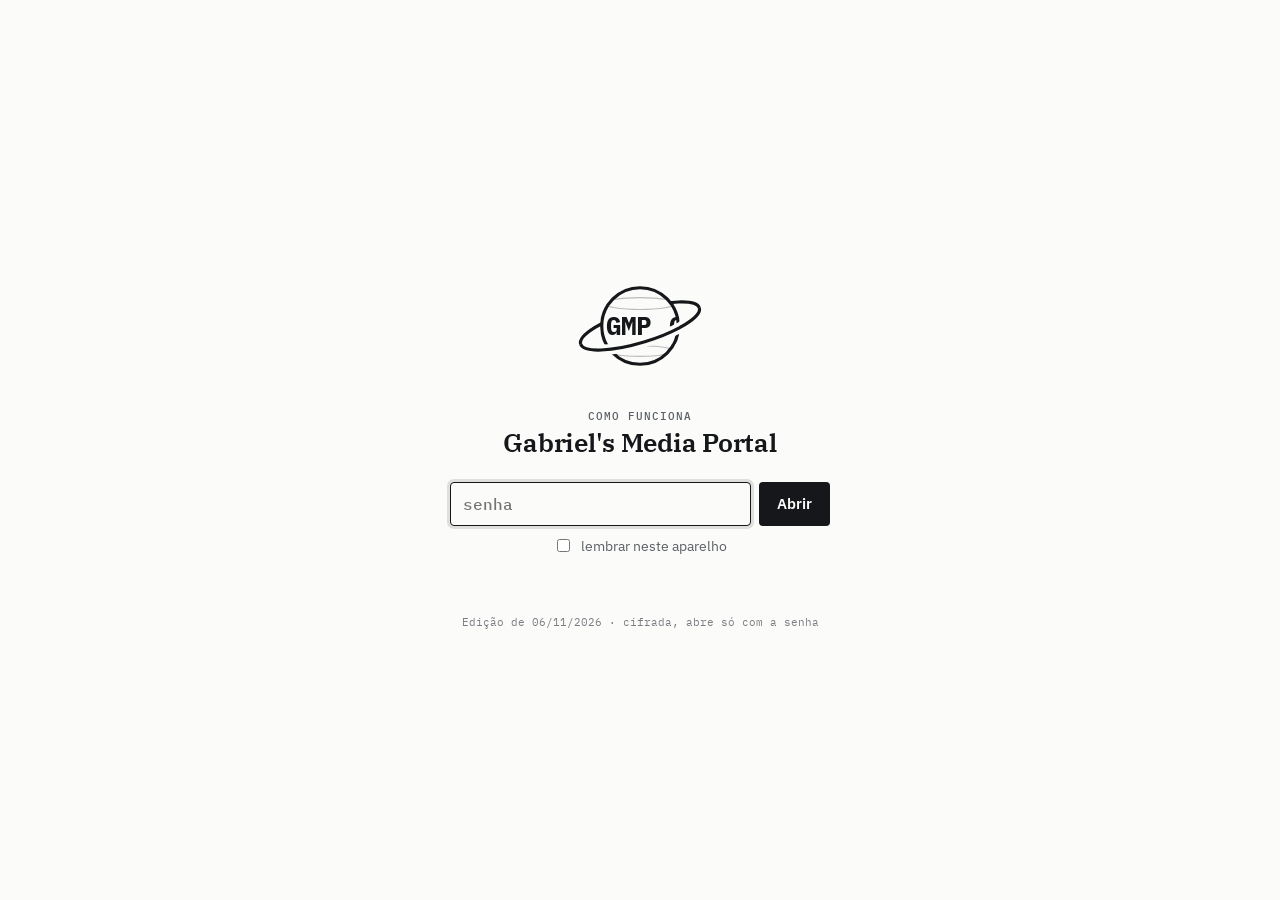
<file: como-funciona.html>
<!doctype html>
<html lang="pt-BR">
<head>
<meta charset="utf-8">
<meta name="viewport" content="width=device-width, initial-scale=1">
<meta name="robots" content="noindex, nofollow">
<meta name="color-scheme" content="light dark">
<title>Gabriel's Media Portal</title>
<link rel="icon" href="marca/gmp.svg" type="image/svg+xml">
<link rel="stylesheet" href="https://fonts.googleapis.com/css2?family=IBM+Plex+Mono:wght@400;500;700&family=IBM+Plex+Sans:wght@400;500&family=IBM+Plex+Serif:wght@600&display=swap">
<style>
/* Tela de senha. A página de verdade vem cifrada (AES-GCM) e só abre aqui, no navegador, com a senha certa. */
:root { --bg: #fbfbf9; --bg2: #f1f0eb; --tx: #15171b; --tx2: #5b5f66; --ln: #c9c6bb; --ac: #0b4f8a; --erro: #b3261e; }
@media (prefers-color-scheme: dark) { :root { --bg: #14161a; --bg2: #1c1f24; --tx: #eceef1; --tx2: #a3a8b0; --ln: #3a3e46; --ac: #84b9ea; --erro: #f2968c; } }
* { box-sizing: border-box; }
html, body { height: 100%; }
body { margin: 0; background: var(--bg); color: var(--tx); font: 16px/1.5 "IBM Plex Sans", -apple-system, "Segoe UI", sans-serif; display: grid; place-items: center; padding: 24px 16px; overflow: hidden; }
.cena { width: min(100%, 380px); display: grid; justify-items: center; gap: 18px; text-align: center; transition: opacity .45s ease, transform .6s cubic-bezier(.6, 0, .3, 1); }
.planeta { width: 132px; height: 132px; }
.planeta svg { width: 100%; height: 100%; overflow: visible; }
.anel { fill: none; stroke: var(--tx); stroke-width: 2.4; transform-origin: 50px 50px; transition: transform .7s cubic-bezier(.6, 0, .3, 1), opacity .6s; }
.anel-vao { fill: none; stroke: var(--bg); stroke-width: 8; }
.corpo { fill: var(--bg); } .borda { fill: none; stroke: var(--tx); stroke-width: 2.4; }
.lat { fill: none; stroke: var(--tx); stroke-width: .8; opacity: .28; }
.planeta text { font: 700 20px "IBM Plex Mono", ui-monospace, monospace; fill: var(--tx); letter-spacing: -.5px; }
.marca { display: grid; gap: 4px; }
.sub { font: 500 10.5px/1.3 "IBM Plex Mono", ui-monospace, monospace; letter-spacing: .1em; text-transform: uppercase; color: var(--tx2); }
h1 { font: 600 26px/1.15 "IBM Plex Serif", Georgia, serif; margin: 0; letter-spacing: -.01em; }
form { width: 100%; display: grid; gap: 10px; margin-top: 6px; }
.linha { display: flex; gap: 8px; }
input[type=password] { flex: 1; min-width: 0; font: 500 16px "IBM Plex Mono", ui-monospace, monospace; padding: 11px 12px; border: 1px solid var(--ln); border-radius: 4px; background: var(--bg); color: var(--tx); outline: none; }
input[type=password]:focus { border-color: var(--tx); box-shadow: 0 0 0 3px color-mix(in srgb, var(--tx) 12%, transparent); }
button { font: 600 15px "IBM Plex Sans", sans-serif; padding: 0 18px; border: 0; border-radius: 4px; background: var(--tx); color: var(--bg); cursor: pointer; }
button:disabled { opacity: .6; cursor: progress; }
label { display: flex; gap: 8px; align-items: center; justify-content: center; font-size: 13.5px; color: var(--tx2); cursor: pointer; }
.msg { min-height: 20px; font: 400 12.5px "IBM Plex Mono", ui-monospace, monospace; color: var(--tx2); }
.msg.erro { color: var(--erro); }
.rodape { font: 400 11px "IBM Plex Mono", ui-monospace, monospace; color: var(--tx2); opacity: .8; }
/* errou: a caixa balança */
.erra form { animation: balanca .42s cubic-bezier(.36, .07, .19, .97); }
@keyframes balanca { 20%, 60% { transform: translateX(-7px); } 40%, 80% { transform: translateX(7px); } }
/* abrindo: o planeta acelera e o anel pulsa enquanto a chave é calculada */
.calcula .anel { animation: pulsa 1s ease-in-out infinite; }
@keyframes pulsa { 50% { transform: scale(1.08); } }
/* abriu: o anel se abre até cobrir a tela e a página entra */
.abre .anel { transform: scale(14); opacity: 0; }
.abre .cena { transform: scale(1.25); opacity: 0; }
.abre form, .abre .marca, .abre .rodape { opacity: 0; transition: opacity .25s; }
@media (prefers-reduced-motion: reduce) { .cena, .anel { transition: none; } .calcula .anel, .erra form { animation: none; } }
</style>
</head>
<body>
<main class="cena">
  <div class="planeta" aria-hidden="true"><svg viewBox="0 0 100 100">
    <defs><clipPath id="c"><circle cx="50" cy="50" r="29"/></clipPath></defs>
    <g transform="rotate(-17 50 50)"><ellipse class="anel" cx="50" cy="50" rx="47" ry="12.5"/></g>
    <circle class="corpo" cx="50" cy="50" r="29"/>
    <g clip-path="url(#c)"><g id="sup"><text x="-17" y="57">GMP</text><text x="31" y="57">GMP</text><text x="79" y="57">GMP</text><text x="127" y="57">GMP</text></g>
      <ellipse class="lat" cx="50" cy="33" rx="27" ry="4.5"/><ellipse class="lat" cx="50" cy="69" rx="25" ry="4"/></g>
    <circle class="borda" cx="50" cy="50" r="29"/>
    <g transform="rotate(-17 50 50)"><path class="anel-vao" d="M3 50A47 12.5 0 0 0 97 50"/><path class="anel" d="M3 50A47 12.5 0 0 0 97 50"/></g>
  </svg></div>
  <div class="marca"><span class="sub">Como funciona</span><h1>Gabriel's Media Portal</h1></div>
  <form id="f" autocomplete="off">
    <div class="linha"><input id="s" type="password" placeholder="senha" aria-label="Senha" autofocus required><button id="b" type="submit">Abrir</button></div>
    <label><input id="lembra" type="checkbox"> lembrar neste aparelho</label>
    <div class="msg" id="m" role="status"></div>
  </form>
  <p class="rodape">Edição de 06/11/2026 · cifrada, abre só com a senha</p>
</main>
<script>
(() => {
  const D = { c: 'a2hAiuh8m1pdi2fpjhVY5Js53mp7Gfau06ZPFHYAeggGyKXnlvTQcF4z/LpYuqOdragpT/6nXy8hn4V34rEViXHhnoA2oZYbOJHR9B/2CrFsjU9p1dB5MbkfU+GQ6xLMxCXf/YCNJuH/W7btWyWNg4AOf1ZW0PX6Qjcn2ZK45NL8H8+3nTdC1JhCofl66TMkWR/Oe4mqLLyJ5bmbvnG3vy8c4hLeHpL5rkbULVUCGoxL6ZCe7FrnrkjTRYuNia9qfF3clPOyM60Aiiv8x2vqFjzepsEFv6qZe2AHbn/7f99WD63AcswmNZVj+VDFwBl/ZsonRr6SO1J+roCUwT7t/qbCuqB1PvHIOujLEowoh/[base64]/nvOxiRAWRenwj2LG/xA0MsefEt2rhMwptu2Z3fmdd7+sz3Za7JnqQFi9vL99VNFzIWzJCfgSbB0A/GQaXlAhT0G7eWRjSi33PAclFXOZzJL0dlUent41hN6ifuggnOlcxI7O6kWwODnSpE3D9upRreAzm0Nwg79s190npJsg6BGZqXQzNx/6WJOLP0APijzaoAIFyZXGpgF1s/weUq4fUO2pImunBb7TE9ueXpCyoM/Ls4Dt+iiAexcbeuxyUV9tRMGwNSInF7cgspEEvs8JfrnOJf06f0tNpUmQKbliI4fnYeu90rCVMipHvnaoT92J7t0Cwj0DbafPFRlkamAoUceCAOqHAnt+tUkMu9h4Cq6ZyoLxZJYOFp1N2ClKBbRU9Uidee87gK8BCYD09zLEOsbAINKbXgVQv3bIx8fNvYZXaVi3/0N4evyaFCfOlCcTNA2Cm0Lq1n8lul9PFKlr0K/He6LbUcsPBaGl8NCDzL0RDY36+0/8r7AMbrrzEs4CrIBJIZK1us3+W4nqmNly2og8uh6U0KvEpEFPH7O5w5s6J8qXfP7eNEExoWxTd6sUXZQJ6HJroy/mt8mKOS96/FiYOsuVEIROQ+4WwMY3272kXphnSfryrn4zye722q+DlYh8o4Vpat46eMSnOSY50dBA69PNydOuNqvlnVK2tAwDzJ/bQtaFgG0zPLWmw9UuAbl9p8KkPRHvf/5qCFmCah8zRjLyRvvjcVBNMjT+WxYHmGbIumLGMtX2jFcM3B933j8FZR+vruO27lCOAkXGVNtf0K+lZHSW4c0RUtR3fxjnBMoffzvT8U4F/snW9M7PxuewGFJdbo3/btt2hFUqN5GBhLT+trZKG1KGr/ruwxYJoESy/qFRFAi+6lha3MrxDxK5n5e2MHKltJIS+unMahl+npbx5apJMdfwICeQR+qGlt/kIj73Jg/8hDUuHKRJlixswOjXfq/6i0CmBvfT1x/9ynx4tWxIWT6MqGWA9AblEsNImM3xVawQ72nejCNppu+6k+rLrI7Ck0/5FodgtrQ19i/c6KgAApmUjAJGqWdcFObTu6Vu4aFEpEB4zrvWT50f83LX6Y/NUA/D73btRqVlQwwdUc5o/0KuByA5Xo+kAgAfIYEP4hXlHOx4mRP+ml0yJNXeIdWdoNoGk39KTewxR5Y+RLlObwJr5OtKrfjLyglqUXgZjFJ0FANQIeyEIoNIBVywKoDJy0rQkS160R9yaUXQsW0pR0G2sSHJXAVWaEcS/nIt490p2eheZK9Dvy0TK4yRF90BpJqF6rRYDf5YumvGZagMjc/snw9H2QF2Z1kC8M/iUbYwio7hYQ8mRW6HIZoGwh6E7BheSwK6Wjr97OAcXsdyoPu9cNJEAFjpyf3eAgpuKFeQW8Vx9HX114t9V5DKjcsfpxYNPLNMlEVOjxkaX4VC/cIeRpG4HF9K9gEySJzIsShtAdFw619Ou0eD9xugIRtsgTXZa9BEOA/BzN22tmV5FLYqL/Peoq3KMLvZPnAU2EG4qMxxZ9Nm6aZJbxEGCDtwT2trUfBFE/n1SaEpnR0MX3ELKjrn0vWNG7x7E+jhYS9uh84WT8FMNtlN5URFU5cMryiS2c/men1q2HN7fdcBo/RqQfFE8h/3Gkrufyki0sblME5NnYkWxbk1Ez/iG8lejHDgEXYQxDs97/Njv7g+f4AXjNdDnwNIqCg0Kza/GwoFLYNyIX2vxDUKXiepVUoQLNEGYOE/XtG0dSISjEJIAIagcPxnYRp9HwT6tSuB/YnpqpISMhjH6me8KXi6rDWUXjXw2aDiVqHJDfEv1gwOIefmU/3j0M6SkHrVrbBoftk1IKi3wguRHEZliWuQCZPgQVRmHD99e2PvVL0MFPi52Av2NSayyghAtXt9sR0DnaeFjMm2jt22jZbqtW4B4rRCZBDK4d/8082zWd86B+cZwrQbwzZ0/Ch03so1XSRoa63udfAMYykdhZXBS24YqO6hVksOvRtPiHQEz2QIXIDP6TLpRCqCOLfY4DMD/fYc5NgfBIrtZbXsmm7fIk75kA6IDY+AJjp1otEznan2SGk4Up+4VmhOYgev9Voyi+CMLYCsu+f4GmSVYG5zdSg+SckH4DRqR7PrfThm1109K/Ytf7EqiAZ1YD0PbVhX15UscNbu4ivZOWEpmqP81/vBQIucthegqKhN2nhZADp2qyGqNioW//pongQcAkPUA0kcXJnhcTKl8D51FlsAcr8DECLNsDvJkUR0tMo+SY7vsAAt55udSzHB7NLb8js0yYhGFsY2rOe/HB7ivlFFK0E4Oq4V4OBgw42RAstZKhLOV9MME0QPN9DRUL/MExApDZ2+D/5Z5IQ21sV3Go+solE4k1zGn7x0WvxXrFbsOcKVbpfd2PfMVo3ifcpARtnRKZzjVkNVTxDJCagh1vvjWWUCiAAA/voVjqK8Snop+d32PnmOUCulohqS+QuFn/MeCZvSdULJxrL3BCCjiU5XMjfL2VqWtCYDIFyEHYYVb+7c7BE7PUT12jJdl+DzKKhuFPs/[base64]/3F1KyA/0EDiIQ99IjxSqeDwBrPUW8dpzKkfyFhGnoti7aMj9dKfe84pPJIPS4mvv1hiCLhv5RTjISCt986Q19mcbSttLoWoekRYDjvMb6VTEowtfsQuTT8zLpu8H7ZTrak5v4cglCpu9sknMt+ld6IR5QClHlAU1cVvVfy8Xrlm/41jDlzdbdNeJxOqG7PttseqA+iBZGvO8gp5aWb1wGVKNblkdP7cigdRghkuA63vKetWjMj9H5alygNCqr99APc/igHriNZNg6IBovzGQuZQIscbANNZ9jUj/o1TWaNk6XotPFw8v/fG5wuqW6ArSzDMEKMHSeSL34ML+pXFbflRDTY2AysEW/[base64]/u9o3ZDky6Ukmww9EVggsGovgkbViRcxRJpm+AsJS4isOCrG/i6T6rBQyy6qbURvzVjODm+D6XceS7tBrGIkqjRcE7oj5VdvveZBK47xqUwufkRSgT5GofMdkFk5qgdBJdkQbUmdaPIPxWUmKT8OQOZtg/ApxplqjLMwNBdk8ML4VAlpXbxjJS+EgCjxFs4e4GJ1sDXJAMFj2adLkP2gWx/X1AtuI0Wp6WfrAzFBanttYQ19CMQNJP+5rO5qrjf0LR0qMIa//FCHHrQPphBWcFBSpXC8HWI3qcwtaV3VWQmPrm9OTHjYdDjoDXvNNIFLRdo9W4gagDrfEMpCmLd/Sd0mTOxQsivjOJBek9dXkrlHYRc74oa4Sh3Dgxm+al44Aimb7pR4DC9yRUZQSI3NDtzY1GDvboxIttqaliUABj/ZSrbVhQ2lIuhZwMiNjMehIg3PgLQZlRvxFkpkDiMe22oEygkjDdGTp0LyGni2fOsWliLREUffp7JngVKDe74CEEXp1EG49FCuVknvIGLALayVYK1+qZDfQI2F9yWmgCkTYRPjahr4/bBDGXkkOAvH5RYEfi7pjXPVLmhsdrpDB5jV7v+1JE9FyWM9csb30wHCU0KhJYSPRT1hzXBWL+uUnRAVCPDbBoKeMbmFTDJzvU2vmuC00W/[base64]/J4h2mAP/je+hv4ytrMGRzvAq/leBn2vw0Tjn9ypL/ACh3gvAxRILQFkvRRJX6RH5R9avWROy3bx6UA5qBJxYGm+TCGp7/MTqK094Yy4KieWIGPTga8GVUAC17YQBhYQE+XtFWPlrw2FiSlzQxQXuB+M77BN4O1BAKTcCaGD+C6AmDSaqjzWqFBKzuhtK6BKX2d/6n8VRD9aaYmsemRoOWvhuifYeUTBC7aJrG6HRP+lFC4/6NTBdAUybLXetUb3l7sGiqrGZFizgx1dhFdi/ZfeR4D4pimiDW+nuDGW+LR6Zt17OTM9gDniHJ0NNhwsRCVkQ1R3d90E9HZ0iTK6PPRXTgP2K3aU9b6GrpMLRB+NqEj2lea/msD+dYQ3StpgsTSJVPbEAPhmwpDUAv3eLwHJ/DC7VmzYq8ruXEya/2mVUSfyh6z7UNLVYfiIh7Xmfkrd7GUuRSJv3xNH3xEdeYZ4x00dS/U/zCvD5I1rcyKXan/S3LteLc1Nlc/sBAI/tvQyj8wvI1TeMKBn8GkKzqvEUTp253Brjk3K61zCxCIn5hpM+5thy9EK9Vg7Jj8r4/K8BTMcOinTxglTfa2X/6IU5ijSB97NbB8oP90iPIo8cGnrwlFE2bQoR5OtnzzzlL5rH5oGuXQFo3RyD8zTsn1EEYk1gze94BEJgO0NWLn9hpxMwadTMZNsebltBXBhxpCUK4fA4fnfNV6BVBijcJ4TLUzFVZxUJYQ1FJbR4re44gAQRjsIKD/DJiddaZnUYm9usRhvvEyp8263RAPrfwF9RyZCML4WI+csviORkIO03ucnQgI2vjIVzwkvndznNJsYotNV2Hq+/8G6iMbAraaakDWC+IINpdB4aJ9XwENIBkjbltU6WTPJy/kl6ghn8xOtkr/J6DxjIh5Wtw4ad10LuCgYjh36NQ5fJukO1t28/oVtXVBwB6KkObhTUYhAEuFStGHHjVkzv8e7wZYBhIIU4dKgt7kldCQzKLHZ8bcDDkgtqK7QCB3MzEGQRwCffDPoGd0bQ43AjoitZfX7GCzM/BKuF061YObwzxib1nClhmtP4usybE+26mH6JnamhVX5OQ3O/3UJTSzEA3pjmY1nUA+f3/IvVdyf0BZ0HTdlwLzHZyy6aWXb4/KL50Zg7n/S4b2lnnxLoR5OYFAEHmHw33N5Ekb5cyGNWEfAKufQGMCtSkFoF9avko6AwhdVREdGnmK+5obO5R0y+9z9Ep2jZFZcddG5vOzI4CbGL+u5tOQRdICSM1v1KDL/eijqwJlqqLHkUDQTM7RXaAPN7SfmpyuTe7qfwec5C62h7/Y6nprycjA8GvAqv0/CB5UTeEAixWBnA8KyC/6/WzPq7A+OWVfPNwleHl8+gD1qy5yxS3xLVBMhL96qCluummcJnATg01hvEgrErgmjlIbbz0M3NYAFrfm7T8oPqkh97gsxAfl0/g1J5lVdf2ougaICyOGrSkk2eWxODZ/Pmy5YfuLa708BoHCw1rZn4CuOL0DX8MclMAAezDmJkzmyicBUWjqNfDTA/PUvf0Gu/GvuM3uvb7r/meK9zjcTHaq4ScQmcvQ4b1vpIvJLLZ9nD86SmCpfmvEMHfaEc7M9jzCeeC/LaFyfzmbiE0Om4TCicJlOFwrgTGg37pYcSxjqX5TMhlqGb1uo6v1IFQF8iaKfXbPUKxGPyAT88ouyj0OgWSiYLjgOjpYAU7uU7BCM2phSeO441m96RYxHSa4iLsj4LpzvhaJRTDToWcRi2Hv0/BlRzL1swnNGM+1p37Hx+SVdOC823UVOyGzY+Nl4zBcVkXWBfQvfMKbdGH9bP/Xhpd0zLI86COf6X1cHGyv80BP2X3gfP5hFKuwz3g47tKnJ6kdUpPbFU5e70HWSyRNdIYFc0IFnax1RHZs8fbhblstO4nwHuofJlqHOR+aFATnAcPDafTAALeSfoykP7aLRha+x566xTW1G1iQjveJmkk88Kw4cwVi7M7NZnM1FeWUj5/4t1t+ihJHvgkzeupBsFiXPO5bvVTvS7nseW8dBIhKepKOC/laDZCZncZmld/[base64]/Bgk4GSJ+L4+Id5Jw1kOaLhHyyAijCmpsWDpyu+4fKuFyD63ZW+gUrowucHGp306d1+as/Nd4j1mPQn/iWLMLJPtIgJHUUNJdPEmwFhkXmRgggRx0EUANwVhfLnd2BXOqAQ7UsvOLAr6hnSwYV/wiC1AAZiS1SXU7YWIhEoWaPCvOJhAl/T+bLEOUuqmKHjzJcssJT6U9aPk0WD3DXcGfW5ZTC5A28cRhjtS+54XgMcirPGfMlJ55iMvmUj+FFnJ4gv5+n8kKVo4P5rVn1Qz7TjFK7lPfjtMTA8ElYsNaN4vF6eZ2WX09cNnf5g+saoY3mKSC/tVJnme4hgBMirI9aiFW07PMs1XnojOOBGHj80p1M1BzodLhi2b22KBa0wnKzi3GtGYEI5IToRQXhx6tfhg7rPbi9emNhoRx1/+xNtVQjSiu6iLa4OIVF7ojnBO/a9BW8rPZlqCXd0/TtPPGJY2IgBOZAsiyPjhfMM+FEsFfallmKoK6mCxhgOg5L6K7cTDYq5ctebHFXeQoBZEBFICoeORe0E+ngAH8paQ/3+SXGZeidS+09sLSMMpKQb3+lmDqetX1d05DT/F4qaTv+Q3xHwgFK/[base64]/[base64]/dPocS8RkVF7FgyWoEO+kE3CUnqTWYpWiAiZf4YcWiF7StjlCjZbq008DBvxFFiqhwycu6M1QWcj7UI6PF0whLh1xSbnsLqtBpXpLnIx73R420eA2geE89e6+22pyRPLfmX+tXXEAWzxJwaukKmZq2dPte2i8bfAtE81RSz1gqbRBZOLxEHMzdTBAl/0gUXLlYYd9f7tnfHWaPb3cwuQnQxLobTlZpWhRedcMcNtB/5wXqxswiqDgKTCM1pjA3EmUFkCaif+x//Fkg1VtTz6QLwj0hm7fRG3rgPeSqMevt/[base64]/7721xZzCnbQBljn5+xjUZS+z3ipKID4v372kgU7oUh1grRnZ/JFoYuk7RxiEkb40/[base64]/oCLIcK633IMVNhDpk39wlMEPOqmVaOcbBc8dqZwV5lrUOOZc0KxNYA+hW58KjKawOXDTz3GVdnvtgxaw9/CMhgmKQiAK7ujrmFQAtU4GmxRCyEKVrI4c0X3ARtKI40SuxQhlXApr7eFXLcniuqUCPMV8qpaPk0LuhJSrBUIOve6Dw7bRbPgS8WPXY6bNTiaHz0cUnUD95qV6NAQD5AhGH+ToR6P9cs7J0piAIhhi3o1CI9XnywLL+LuV3/wEIjMrXqxJdTNbWPeoJB8XxqnMrjzenvXLatJK1QX7F8N6TGZs/YAT/b5oYq7/OyXtaqIJVRKjSUB6THTPhVPzhdD8+6s5NgziSyKHBlm/oyr9mZL/Cly7/hc3Me3OEuIvus7JGphSGvxGT63IzLSrYv2yoQClo4t4HYWqT5SEG9zGowtsjZxYLCX/GLKST/x1yr7sBYvB/ATuS2CMQZlJLBqDsktQlQZEYM1fxXSxnyJ1WEQ3PyI3idaY/WaDcNrQxzkN+6V/xYq0+LXTmsLuA/UryfPu1czPOeGJHfjLXsEjSu8KAtcxvprYEZxnHGvTg/lVZvo8Kj9giK7DyDqe70KGhv0BcccXNTttgzJeBfmmyrQylylPcqjuKb/e+MVEF3ktrjSnWDkYVml7iP37uL27MQi0bBKoMs4Z1Kd6TmdtWpKH3QxMcU6AlGsblfN+dpMdOsGBrmoBxcterPBeg/ZY/+rTSuj704lu3pj+muv7j65zRhfE1AyjERlQ+OiiGTXf7mqNeVxqwHOwPK8nk5WWmZXtQa9BX1gJyYH0lQ6EZwWSu8pz8CtO+ah4lW4nrvWzWITTa7Okrvb1UOUyWVQTvmRLfChAFYSsg2uw/rhsZ4FoQgr2AVRGnUAaw8Io3xZRGOEMU4muEk0ZjCBRFal6tZ8hixSI9X5k0WxlNhFshZhMD/sJRZpgWZ9OFo8WDp/53HfNRTNtkYx87Z9RNryG1o7qknh0ECqclPkvZKF78MunKu7tvnRF2zx9zrQjmA/zJOUTXxSfFIiNoaEl8vVWMSXX/Ao2XwjCPfVpc0TFgwSAn0vqpB9Qxaqnjppoy8y0yjDEIFFr0LfA3lExlWoQTemigSdrxaNc0Zu8e2iI622anzWZs0AggimCpZ3LM8gangBmhmQQ6LfUMF+QxgqkFkuuwH3Iyk22TRuo/BmLI8woInvrMt2G6SqSlf8Km67fahahRP/1AtNeKdArDwNMJq8xQLCGhXVHXw9VQk0G/aGi+SqozBhw0sDH5w16GBNhl1CDNWl9mr81WbOkGJnnldvj17ztFknKeVTbENgrR/ajOd6HPghCZnaMFYWrbBA841To/TSHfOxBxKi1IrMfIdNPuv2Ck8BNB74FrM2yhBJkO1C2xtfAAAQt7luC5vdnCzmdREszyjV6joKMy085RFfq1V+TzbU7HG/B7qBnVltSJ+PUzkuEQdsxT7gyFPiFeePCyFad/VxG0+BKNOlcbNjQLEEF7JsOKIkU1asaf3U/Q/CNGqqf/LN9wckHkQ3ruT673NJbmS6OQThazZE59u7vxobTJo/S0m1pdfziIi7uX/khTlB+EDGpFribBB7SYMr8Yx1cc2FdcRyXLBUEbBLP+4hQ/uJzCdaGo89KFD1kICqnZNBvlLbir6aOn3muO4sW8dtc6s5hrDW9CppsRr8wjR2cxdwq4b7dWiF/wEhUdXN/5BBtHXcfyKF/vHhcgh6Ehv4ZXhUU4F2g4UIMEFONHz+ZXe5T5wRl/WRVbAZyPG/rc+4xCCXHr94ts6l5s/jpsX69dP5kWrgNFJ7N8SCjmRcWG38mnS2qOmLgkfM9kHNbGId8Lq/fqkQcL59UtyuuOx42qejETn+5e9hkIahVKbKI6ko8OqyjevQA/Z+dFjyHJvJ5u9HhdwNzlUbi4fPZXhg/jVRruV41KRqBlJ2fN4MA8M/d+NYCFZy9m2D/4d+P9yFtpUPNJWg/KHkhUPJZOOOYV6O33APKkcuiUUyiI2wAWntefdhUXI1Owc/TJ6Mhzugh2IOlv2+VV/eEF3X7+psCBtJA+Dz2eEVE9YB+fGyniDmrKjEzP6vUpJ50HmUX8eOno6OBHWtnIM0ao1kOEhZvbPG3YD4o2ebBP7Sq+hGCLNdtqrgAHTvkAm/[base64]//0RacOfFU+H2DKyJXcZriSvx3KLKhe4jcU8frXZTLifglQCTVYcuq1gpinrVwRGY4m45+l1via9djsmJ3J7enn/ztn2c32WI1GMH2yZKIziq7wK2jmayCn0uCetaRO3BlKaiKEEROPkzE2Dzgc5vzz52TsizocviHsXPwdyNHgn2SRhcplvaid6epxYOgdnu2m4grXj9GbnLLblGlc1kRHiH50aa8wEyekvwPX4Th9QoJp8U2RKiJoz8YSJA4WcA51Zhg/GAhqQZ0LZ5BzGuHf2oURUuqlAFOmGhWSdMg53GAHjQOxgRL7tsVpAbHTVU85JipXL4reQaaKbnLwUDjxEeaStmzx/3BKDJFxbdXWFV20+I0XSE9x3WBffIylh/5TpgvwIOf7pN2RawNQlb0YhqpVp/akAkrJZiFY7Ks4XWnDFuBOle5z8cAfhtrNBrl9/Z4G9EVRxhBK4CS4fqbcXa+SrF5/K5fwxSAzoa3boVbPYt54LihF0YQaRgvad+mHHV2zI0RS7JYou2189fjlEAqMWxeZwvgWzdpXUId6UjW2/tM5IbTom9ZP1/argAWG2v7U2apk+j0R64RHJy4qicSZtcepXxzwRP+4vA6rM5S2vaEQD4s09SADKTCkVhv/FGl2pl5HktKKEZ0eNXJJ0AYx7PTpJzJckLF7H1If/uXtSfAmhXK7rANMihGiHCiE4/4WmMuxxcxL69boXa1YBiv+TaHTlMe6T3B5I8yGx747vLG+pY3Knv4RXPffidYifzLR+vZQfwg/aP9nW6AmW1ALXLRUOlo4s6zfQAMOUlQU8mgmNhADoF5xz8ZgdaV2TaD9HpSmN2xnIqjMSPrQERJw0ASRocB9lLd078IoCqQZqd8erpVvCQPhUBhQzIeodt/rhVGe8LgmFvbdLFSoAPvJaD2A6Nk6vmh0KdO/BlheP4zwFybCfX5a3dKBIbFVNoiFYCfl8LTtywVFXhVaIM7k5qVCAT6NQAXycwSp+Ovie88eoi6Tg/P9ixS/jbp0XpgqGVG/fRDbDEGQlNumnD9q0dvGYNg7WbeNYIf4PmkY2X7Nr1Ywl2LrN8d9pVfeEzdgci6B1IksaBI9pAI/rb64+87667AKJH9c/[base64]/app4Ydztm6Vh4ttKZfsRLgOWaf73GFNSVI4l9VBuoXlha9pNTuLjLIItHD6xfcdmPB+nPv7KO+bIj3UGBwXjPmFyntatJIdAbKnAb4zeNLiRkXGDLBE95QW3fgEoH6auavzEr9R9Nih2f42Gfnq2Pn+rUy+mFp3itw+ibDJpUejrNcj1tLJC4Q+rZYZUOi7C6T/Hi3OOc9biObaMMtsLm9MSbyTwvWFaMWDkUe8I1bg31Yma97f/EdCIIs3nGenPw3Ud1T7JoVBx+R2vND4lp3p5Z48tmLrKdBA1xxcZoMdJtnLL2gJV9btNBnpRwHyfUVAGScURyXAi04IVEdQ+C3f5vTPldJTFu78nT3dsXRT7ZPobjE/M5tcaQZ5Q9sxk+80vExz692Du4RfkQGDXiR6r2TJbVpkeu+VXChJPmP2AQNb2butDAwAX+CRn4QZ0Gy33MESoKKpSuUdsUCKlSSHM672LGhPKGwGhZZ/ftcZihzdPNV1IiwDptTIyjNWYM2YXH87YHDv35RQshQx4bNF+O6zY3nLyRAqXH1VK7sPSCOUv97QJHFovmPwnvoSD1rRPqYSK7mUaC7l/dMVcUtcZNguHs5zVIliAlLoqwls1ntPbqQGcNUXrQFryZYqkTfy+bDE1lxf31Ds2uyKSm7Z3mhbJTpn1v3B41FaMUscK5Opv0/zcHiUDFMKQ00pAFv41gT4d5he7lfEoLal46JSaskENmm0DDSuT+PF23oLDm8ckKf7OBBFh8D9hO/[base64]/QqsInX1CsBDo6sfGBWOethflENUsoFVYXvIGiB9JugdiiF3qTVKDE/GB/WvtB0i7A2i4i9pcetF/eLQ64NS6WRcpcCle48yPvAgEnOzfY5ZOyc34J98lY522mdT0WvraXf/JM2MR8CxsVpho6CCzqRXyXZxnKgBZz/HFWAoa6c+es9wu83PpsE+kv7owwiNrqFBYV5ouPIQGXyYqxHZ3iqRSz62dPxLf2otKhDSrBL4x6dhHBbwG+EFulY6rvSp7v9lTahzuotzpQ2DTVHYCHOXT9oW0SpS+itg0HPJs7ebUGVB2uz9HIGfyXEqU/kD6zCY5Gym3owK61f7jeD25O3nQlGdLUpbW511WIkbW/E0cDsKArQbeQsOvA0iVdYonXbUvZvMSeDokEjC08CTTt3YotGpbXD6xiRxQOPw/[base64]/ORt2qBAOILgIKr775PsFtTn0b5YsZndOo38zInMI0Tc6Cyig/mhFggbrbIvqMCKFuPTH1tZp0xI7y34/wZxLmDwRxrebKEVYPrpAvgODrs/[base64]/TW5SaJAKd9nWAPp+34K1al+S6b8uLXGUrwsntmiWuvFFBP1IUBAp3WNjJrNL+BdI//[base64]/oaALnsVddkNMpTCZf+Q0fwGNJipDVrfZPL0G3xtbvuRD/QeN0iNKT6YLSJlSkjqzqPVLkeefWYkkWoqb7mL0011j16qsVyix3muv3AkcUWELqlFQMjrQ5jgH7rzU/s8FaTPWV+Ud7F4CAwd+yzFo0nuccqhIroPKfbF4n86I6HYy/W8MwbZEim4N7cHhU2BWXvOO/P3Y/JSFpb/HFpFpeMpFWyOJBT/rHnnwXxL1ST4370eD9mraALPZQvC/wyFBLtnfETmg9Gy7KMa/1kJnvW+hVexeyskmeB4UzoTDlQDxTEQdAtDS9Xa4ijzVe3g5mreUgm4sxUCxpvXvG45Cba8EwVeY6QzoyoWn4e1eJhL+VGbRXE9EtN57wo85yBdzDnfN6mHfOHRFt7Sk8xFZz74+D2amqM04Lp8Hcm+GW1zY1QZ45N87AOYaMM9n552P/eNAYwcf4Rhzh+7oSasrIFzgnnhMInr0Be1XoX9pzQepn+ktCn1Kz81UN47x3weDi+9cX3LU/eEXJpbPrWMDO+FdzZ3rjQeI0gHouAzGZZkVFH2GroqFvefB1j7I1xZs/PPhBgyRCdRcZbeY783iA0wOhKxGoEuz/cx61V2tURuM28F7cUaCk0Cn5hQqZn/F0wU7YEDmcaVNlaxSJX4xciWsSjFKo/bUZA2ujg9fZ4xc7SAZYsra/[base64]/yvQPpgWpIBK8B4QHBl4WOkN8bpUREUR7U8BJVgeaqQRw6UepPESa5vSRKr/KK7hxaCrE1Q+G8QV+opc/QvSdlMfetb/LBMJMQd+IgT94qFvyN/T5XRW9tRcFr9XsNSM1w2L8RcSts0zkfvDXArlHnNcUvcWFBxahHPra7YqvRdCULGv+wt99qVC06VCICCcVYxyhZ+BAj/I13vFfbRLcvIoc8zhNA9ZMJk5Z3EZYXio+c3I6GwFpq21tXfOZhugUj4Q09gqp1hAtBUDIA1fgbFBIyE/DSoJThMM7LrSHBDuHL3B+9GqSeV7kR+VipMPctasQLZ5ybZ8l1klBB6nVczMFAIivEM8Ta5XRo92TvcHGfBTCrEKmq/yGcd2SZ53hMs6spXvfSjqjMyWW2LmKACzOjhqC7Wpdqt2fEAfkkl4+Jo+RMOdDm/+tEyvUWUTW0i5eTBXU3WAYWQf8BCVrOV8Vdu5SzvgZKOh+McNhTZCt0F1Vb8RvyOTCe+dEy0FDWG8Ldv+CToEgGq+KDBB+StOx89k+/+so3Uh4WFCf4jm2YI22EjDi8C4lF24ZLLso0VZUjiRCvclHrOt7N7AC/HeCtzvZGpv6y99NLSzCsqciMv65ipiDow/mnKwrmgGqb7pAKm6SgqACKEhCmWFNwWFlNvcI11AbRxR8/5ffROqAgEjzlakhLYQhPItftpy0DEhl8MkWCC1T8P25UxUBKQJH84Yeu/Jgf8dHTCDe8cQ6ctUTgh+jcQXAgclJ3kXc3Fnc9Hyfofp3+sCfHc9W72NZCfaom2YwL/mSFdIZZ0S95y2vvZ5wrMBni5+L2931LdD6mdo8MhQeSyiCWLtNgF7o8rwnZUFMVsHQtPsP80KKOJKwk2UFQ7foeDhYFJWvoprQt5XxR4Cq6pAT1ndKRmPeFuUSBLzLtffVXGrW7G3kH26GUvTd2ppQ0qk93tbLsah33JAJ/hnOhBP6roGUXScDbGT4Cx+56CiP5jpFwBBzlwEbNJeWwW3xBujVcFU+v0fz/sz9sJ5/yNCZJr8XL9X8WiDldBG4jc0HB/E79DB0eeCLKL01tjmj02whnQe99db32IAFUjdwDgn1z/7jcwglgNlh7G6q0QrB138Srg7e/+fTLkiWpTjnJf6p5bCWZDgDUPF8wEj+y8kF2l77nLY0yV6bwmyfrV+WLgZXAp+VgImtE+JJBgGv97amMTTit9nE/B5h147CvLavOqXy9ySqHyBUj7LFbVJOyZ71Vda1okt4oFl5aYp2OZdNRIMkFABZ23paQsh8TeAZKSfKCzgYEGU6KHe/G8F0TsJ/hgC7tieO8ma12y6Y3itsYjqSqq0imMgG5INrXcRE0qEx83oOm3JnX8SIiyYgT7USsLqbNvhWRN1oIeOFWNIQs5KyDRba4XTkA954JH6c0oZkBtWLcRoCYYvhb/8I3oDNaVr4GEWaqsp9ODXny3UxO9xvMfHh7Oq2ZVhUKBwHoJOZG6GAkMNlixXeghuADgolT1YsLaWkBYLV955cIIa5nvgvcDFqHKxnXmE3HxWLeHkwnQ4drCIEB/MUSaUDpBOZBQO8U1GgVJviuFlEmYmuyfp/xd4QP8yxD+/JcU77eBZzBMmgDBCUsvCv0YtCI5oHdqqdbXs6h9Fgz8bMZ7qYVR9ZGcmYBMI+jlWrxvjjLnRd9nlseWvjN04LXN15LfTk1XzAR5QX+B0twJkRK/zKwjFfKz4NUZXyy4/kBKOY1pQSM7Ki6NVAvv5+UhZespvtsqqcEiduhWghecH2IwSOuSISGlHOGSnujoRRFw2ijeDOVQxcHY9Qpetrxj+xxjP4J0HJYABQn7z8ztGOu3yu4F4Qa6IOzllbgL2wlP4G64qHR/KII4pUDBGH6xgUonK6/jmma6OlI4I2uvXYS+lQ5viwgEDtjsGj4bdXJ0PfG1Hz/kjnkMo1b6UlZvn6NUh9RApmTDswK9xDPRDCJbwTKN+Ph9roOE5ny9o2NfOppXbz8RW8jZRlVswVrlP0BDC6poHC7JA8aCuynct5mvs5/dqH4OTc585EmRteYkBJk2rHoVJtADuxFjcU8SU3oGM0EdEb9j2g/dbMyhwrisy/koXKjtP74/[base64]/yFUEVbpGBo1p4hBrrxWZb69jciXcA70xuS5QrNfgfVlWL3uhvi7Fkkp1qnflUQKX1XiIQo+LwrelFXg6fRF8YO68RgNfspATGFXLuYxg53/15y4xOYhU52uuIVlq48tTpoFzTOfnZdGWXCcJ9AhJmfdu2Jo6VHe1ng1/[base64]/dqzBsJtTCYX9RAGUY4BvBWR0/68uXkQHKcm+THQea6OUGk+ZkoTjltZdKgaeOKhW975LlVRG1smkReUihMLOIMvd2yOdhoWkNSmrq4gZzk4nkg2z9w5cB/BvC7L5r5Ik4rvkr8QFGbxYB7ZPjXX8/iwvQ3aZicPf2u3GH2Oplz3BBoU0BQjcvkYtCRxoZfP/VO/fQDay4MgB5k7grsUTy2RS/yBpa4ArmpjoWzr/CHVDCNUWqYnpmtC2EvSbaY9cOl2iHx4wMIkAiGHtr0bdnScx41ri9JBRNlQDHJps+eYsvlCAQAbpORFpGjl0aEOAQAOYpAinbzzCUVkD8B2VkPdtQeY4j8UB+0oNIWQ2OP5YorPzUzARTfyi4IVzeJQ9swETLlFBrqrKX/jyN2o1CSeZJ95PndB29fGjSrzLsMMr430YVoHD/E0PjPvHFhC8bV9PCMzTyWXnkfQTHa81fMb0oPNR/EzE38b8Ey4XlTdY3+l0efbyg1cb3EGFEzjvj6eyKGzxQrYrIlCCjVNid1NFKFERiWw+SJWtuFZd3RfIeY73PYkrV/arEGOajcVd8g+vddnJO1V/bU/wJF7UtKG58mwI2bY5DnDr5O8J3M9hMyS+PEtBNVfhUi/QZKcey36BUEekP+fP+fnFHQr3+pZs9dKKhK7oOPCkAGL/[base64]/ietIBBrKeuB2hlA9iOoRne0/qSv4Uo/[base64]/kzKD6/OXeIOlXtlqj+XmuHY/reXwF0IjRZuPpWnedcY3Lh1Mlob7uAbVwnG3gIxYXQQ3UvoJKvi26CcPhixaEANMzGX7wyAZ2JHZ29SmUl7KNuUskoL9RV7dGRVLluLT04Y9VIl4XNoD87iN/ZO4j6EfTQwrFC7Cp4NMO20TXt+xT2SeQGBRaONiICQXovKZj10duGvtKqhq/bMoWSg6icQLjjibjrTAmR1LECwby6z5P+hrS/6MzO05OyRXJlWwiZLfNJaOqW3JEax9kh40esEEVa+mkIwxIglGFlhcpjsnNpuuMO20TQaH/ridM3SzgR1vILaNJ1HvV9QOjXQ15kPX3iK6wjsrtTLQyFK093eGlC9DUI0VsfIrJ3mw/7TIUWiIGleNpmuIdBV13e1xYwCDWmEkDO4vcRKPA6UyRV84g6hWW9RwICg0Eti2cJiRgv7tNRUtKXn/YzxpvibsW1ammewiGJrh8lnQsoogG0PDJWdMrALbkqLwGun0MHDD4FS5smjgBkM2XRjoZPWIb2OnXsYy/s/[base64]/KNlCkJ5Labvw85q/eHWbVptmUaI6Z9P6KTAlQzRu84oi6/z++FmIuSrwBfpUQssJi7AT9IZT4UXzl/ICwbR5JgmhU4v4CjNDLoFOAzXVkuNJFX7tDgEUwkOspfunSlrXN1gSM7mUseiyHaRsnttGQDzyGxm3aQu8VXpOrC47RfEm8uNyFHUPT7Q/i5hnc+QfzujlGzcB8rzWcZ/gDfFdMmKsZvVELKeGwAyj6FMutCDGQHBIFzkA7EKvq5mDbs1LfKX66FjY+gfLkEj0uMzkFdc0snlPlFCbyPl6xqZEEyv1ElFy6zAsfjIJ4DBdPNMmRBHk0bFh0BZ9QtjDX+TQarEd680/Jdqa4nurcDWteUTNWAcdW5oRlSoooB0sPjEBzjwwHmB/HH/y9lKihjGIueI8nnginl9VBfg+aLvB0GdflrSzw4GQbTOORAN+Xh6lrWs73cwuGjvXAtq2CXcTnLqCXaSyEY7fjHc8YxXnD4MhJF0PymccztlVqnfI3nC1n5WEkdMMtVjf8rEnuRnPRGTXBaa3JnB/79Sy2OkXhPoQF/j8/OA9+fWC5QgG6zLauRRjuSJtauKLZcnj5QCBLanSDfb+rRNfsK4c0I312NJikHv35KCHFpl8iKOsaaBquX4ANscFMNi6IpAGG77Ys8kqhBcDQvWtkVRO9LOsLo7q1Eypp23PobORIB3/[base64]/VmFvSpTYG4LBCviDFpaRRSFdKBpkvMhwk4wYvGfa/tWYI/KJP/eFGi7wyiJPYoC6AxxM0Lb2QMu9T8ZzZzGoOpFd9hDhv2i9vPrUREBqYYLbVo8A60ir9E4E+54LfkLIdqjkMg7iKdjJrf9wv8orV1J6DgU9ZEkWBC3NocGqVdGpRMarLbD2SKPLrDJ1erYhMibW/VHfGDik61jh57sS0KiFEmfVWqECZ6fsf+TNqm1wH9qJkrQKmzlNQSlUYzeX1/H8lxZUAJWmJCF1qm7blGR0ab9naSF9vFPrwNHSp+A0tDd7swV8gVeU8NXlYGm+n+6n9AGv7tryucDvV7KW23NV69zKl2keTfvT4MCzbbK274/Dbahv2WFYH9H0pc1jOA9+GsI0//z1ZXzDEgO8INfZDg/P2eQj3pJ3w9KfWQnqQD1J1iTWK2g6JYDXTPcbuTUYb/3QkevrECgbV+PW/imFBYeZBsvTPymG8EY+I+dYBennLNSMGh+QjkOANHcQYkvITbaO95SYucL+0jRrfHYT+DLLk0yy1ljI2/SRAqeO/Nqw5L+SiExq1apT1hIAxenAiZCBX5TkCOCpM3ZWGvV8F07iHnno0K6+daPB0RvWXEOQW76hpzaEmQ5bfH1t/8DC1tH5tRQAYwSLZdES0xrn589RjeWAk91b5OzyHpcbDS3fRb6m+SvTvQCZHBeEObmtICFf/WDQ0jHChVfZQ4d7eL7zm3Qft5aLoQSv5DRPe+QD/DW90I9/NKIxtdWWGZRJ05Ua90LFUh5KmF7jcMQOEiGUqCBNWoKuEcP6kaWBo6bNKlqhbh+gEX35EO52342CAPlkngXqztkvx31hetbairSn5+Fxxx+QlyHYStCu8WI1RxhtJUdhTK7F5nlhDgAVl4iC3LyCSS6WxtUMgw6x2cPJB+96RfJtVX0KH9/[base64]/2FwXuAbaUJHL9C5srGneV27qC6lF+jBIWppdcU7u8wzKZmEDtx9oATMOvjbRev1jk0CQBpumQJ3+Lu5frtPbnDN5uwGsNlV0mlJZqtGrSFcAp8b2U76jnFAe3x44j7cTsRgCL10XeYcrsLWQb9YSuPQ2EGbf5fzNerxW4saj3bGwOpPEOqRUP/aVF2VgdB+/VL7o1LsCqSTks+3P3xWS6b7/KnQV/J+XTV6QeOYtJVwIvkYXouRuA8se/MWkRi90EvowTHjewUWACcAy+Db5HnzsfJdTxwA+wnEBOvQbpOoVQltR6htV24jQUn8VjJmmXphqJj+JtLX5E1A0qh6eNIGLILO8sSdNubgeKM5hNzpBTr456PCwBQIemxe/tT34TFizVnl5BpNAFipDpNmwHJjnwsIgQCo97iONPkLEDD6PWnMI5XPPptPdFT/BWO9qlUzz/2HJ5nGa6JvsPAZ03uQYPkKabHKR3cebPSqLBFHeALPs7gfRlS0a2oU4KmsInt21a78LQzGxNt3HUaNt/qcZ/uHR7JpvuFcGDO7WFSjTwLk6CQjYtXSmfbhLS8V/+9PZ9Fn4RGcFCZfNLrG+HeeNMaOCtcszM1giT/c7pERNQrPfU7rgZg/VSOaaObh3awLJb6udmMz4ijromPqSud4qv/m4MRocr84w5CjoXGMUS8yDONADiKSSGmRlU87d/a8JqVxI94aJFCz5+AvDvYK9s3t/8fz3ZljFgB1Qqzc5YAuKzNZOJt0iy9neSVuGE27N0uYSE4+M98l27p3nDZIV6l3o4prXX6oaHlGRVqNXEN6wrn6hR2qLtRtvWzwgdz0Lo9eC3pOXsCPp60TevdYsg7leQvaAm8E6wlu2ivw4Wrl/UG4plOo9XSicgFQG09MA02XMH88APUOjl1h+mm+SDEtepdNHbTi/yiWGPr8Cf1BwOmyYfKNsMyK/KQkdCZY+/If9aFlbzK3X0AO4KL7Dg+isCgKcV4IPuVzcdDbcVzmRRFRhsWVJ4o6gIFYhCHGTw3IiFkeFoKfUniaGEWa+3vCwtUx8Ym7EzJAJpdWwMpcDuT+CvFwqYa4uiegsD0/SANRcvAv+V4jhRJfJOgFr0H7GV+qidU2DBUa15k6WreVwSLPQRawr0pJ90VF/bFbQUQBtjwNwEKea3621l0WGVyQlWnho83QeVUXqhFwkq5qRJNyWJ44eKiyvhU/oct3go2v63wiE8n+lZrIIVPZzgjtbBVJdKt4xovH3AcI6dF2+fDR8jIsaEVfgS2gaX3TlRoxLoSi5QXS+TyQQoGXbR+C02PaZulkTC7x7joYBqgLLpT6my8BV7pzuKyec+S3s8Eg2eaIn2+Y//0ffxos2alPG2PEt2a6qPMXKcT0KU8M+A3WeZOP1lls3jKYb42u3YP8RLtTHKiohfZ+yY7U3F/dw5yJT4L9dS1l2Xx7/HKWU8Y2yXKHxXYnPbZ2iRAC2Uov4UXrf2fPy43As6WHVKxCrgq2M9JBrVo3/EeHZqies94cDnVjUW5M2kzxHOLOGx6nRL8fxB8d4Q819wEkkpt2qoSSMQFPfAsFBIslxYqelxCjBqsVIww68J2b69e1bsCMm/ZhL82r04w0OhBfTDmE69JgWUOg6+1kNYYxTMk0M3MNF9EdQIZ2IAC69y9HWZYvjkwHqvGJGw17bDBqIXy8COCS29qia3OZMOLMUFQjHeRrrCChyHKfV8gBloDi6fIIY/HfNb3Pp9sjumEcs0/ag3XYsnoN7b/ca7+Im101q4Kj4tOe6Q9gVly0bYPuLV+koplVV2ZUClWnWCUtdrI6fvdTFvDf76h6qSrtZIbXn6jf5zZ0sMlUF4x0sSyh8zu3Nz0M3v1fVor3A/3BTatMPUL5bUVx6xOIldNYhoplUZaTL5kpsTOGnHBusyPUKhSrMeqqo5CdZv0pCR68lXJtvhnkxbNJG+LXzcF6Nry9y064IDNSw6URvA/Bl4CXlTtn4mFAxwdMlmh1j9KD7Blhxf8dNj/wxYKrWlNWMH5lZtJL4VAkHhWZu9UWmFIqw3ZZebRJnLA2Im4Nkw8v+YTQBSN+qDVuUFKlJ4pRUIl9ujvjQtYFXwI8MtVOemv1MAz+kdJqHYjGO+rNBcLweVFamrvpVH5VYtnappfMLJwWtUU51QXtsF60YX12RY+8EDVACPryQtfr3zFYB/q5V6vRzmsiDTmZLrt2W3y2zunLjfZD+rTRMwvt2Jp7gJi904FltgXu3k9hRNyRUOK2V2vWRZ5yGrIzQ5AYUCHJ4mEvaHiXoO8mXBV6Hb+KKqvObUPMhBvtlT3kPJ/J2erDtQUC33UjAmd48p7I40W1lz/ku99+uWigwxyG4t4GrxsCFtmqNT1saidGfyZJ8mVr1/N9Mnvj+UAcyw/frdU+INAxzxIa8lLwWccRAd+Qg+8/5yHJuRlyE+moEzvQ8y78S8HvP1w0vd2LaNpMQCZpDx9vSy5SCiw8Rqbjujq/7GyRmVur4LNfaFJlHHPg6NQXjpZQy5qz9Lb5kr6L/VOh7xyEllvPGusPEwAvvYwRCoysnr37o6DT47Ws536vB8ikbKXzuymTcKMYsmDkGKmV5Hh5ZeDxw43rj8k+dqlplwrvZd4uAT3358vGj9EJgM+NbSVe8H+e83RpKhXMisJCsNCBYNl0hvGrIldCkY7GFkvS0TDYUVunbSq/4SluMffORz3b79siETqKmaaYhochA7Id0aP0xTFoG7o8+SxTHaIv1kKLq5xWDO5whhKuz3rGVzpFglj8XrywPdpuX70pEVBm20f99RAhWwlsVwRefJc1fjP3qUNlEUjIxBIhkkkDOxa1I0D3WWIDiCG34zFQkGccbgUobM2ywbzUkN/3c5/hMtCyXtp7kneCNkLVd0rYBw832Ti4SarAG+oNn8z8zC82cBX7obJI3xSOSxChR8wdqbg6zPaUqnAC+bF0TzFbMj8UeA8HW6UintCJ0e/m2q87gfds8iJxqmbxq3gEpYSSPA+dEiCe5OGuKCI7WGd8bXvGuihP1SvA5INmzM7bg9afEqt/FJJvPHZkt4+N7S7AhEML+usQWKcRp3HguQY6n+rq7ixgacgRAjEenJvgBs+fA+cMSETPtvVm6q7Q8t5/HQtjp92B8349wy5fEyxEImGpQICLAXpvLmZG2wYyUcdzE4ZskbqfBDSWHQ/Be6IJnoAdRVbX5IvpOoWBEk9qIEaCX6YXnxdeCfmTiK/tlh0+FPOYYymY0bqN10uo+h4e4wgFpvk4VwbbI0T+GHGSY+uiz28IUcmqarQz0KNSwiQYxjpBx5iq6aHb4qdDDH2MiF4UXasqkWoxw/cQxlDaoHUcZZkKzSTvlT3PqRQWO17IrzNb9cpbwK8OYZlD1OCEhXwch1b6sBay+VOMx2msEC4yCgPbabrN6Ide+FwXPXNUzRTD2kY7T7eu9w0HRRdxd7HtH/BwzMjqeobyc+m2/pkns+DmecuaV7kvKHWq+nc6D+4PKT1GFScB5kbqMn+/eDTlf4EEJpoA9Uz66TIu006nlyal76UIZqVtNS4F2bPXHA8RpAEEeOFS/wglwUrpqv+RjpEeDvktEGGfjk06rSUOyWneMNfPVtWpDW/m6z+SewEWSmg30zq3eeT4t+unNXeqFSDHxBYPaF4Orz27jWAFNPrV2EktcwZY2wFnNv/dgamZ49oiMIrnBO2eRL2FZRS1Wk/[base64]/Sdlg9pwREu0U8fHoYZfSp5BoBshF5SDerrNO5SWxezgtPbxqEyvfkYXDxLsGEGCqnV+CuXKsdCDZ1RUqqsVKNvv0sMCOA5f/pl2Tq3SVVJ6hknjyTp9RNN/xtFVPodTXBxPCuQH6tfcXGramjguglYJu5K1zSWEv30212To8Nz6g9eqwnjUIEt2YM1YKPFBH8PAh4EOvhLdanzuXcEBe/MesbGajS9cCu0fhESCh2cMGZk8nDhLdu5bANI0aPJPkxvMEzODogjt/AkBlRObwBS04EimfjOFjGYRKl9GhGiw2/Ye4kgOSCxmsh47IytxTI/pSzAsgBKD/IaXzhWDuMFch6KYwm3XhWo+0Ovk6pCvrblGhccXC40N3Vjd1MFksfDECRSuyNnBXqmlac3LvRZNcCNfdkqMXdrIhLyPO7Ims5XFjXKaYC7/tABMgC5vXAs3omavMzkd6QC6WrfxTebGjVKmdQeiQQMhirXO+21oNI1vdA7ORoTSt5GCppKaKMv6vb74ZwjeNI2xaUU2yXWvL3ZR9oCyDHqDibFz6+lm8Ah8IFtRh+JoH/5StJgmMLlBRHgauvsSx6ixm6WDKg3mPfMG8cUSt2dF/sroSllvz2yf9jhfwJ/JriiNPrRwe0Xcuhaxzkrkd2SN1xIl8wHa1xpGslBH/uwwIkqKtSQByOZVwvKGqacxU5BOrsTEHAefpqtX9tsOssweTFdjc5oKRxZnS+28aBwd8y2Z6Rv6iT8LAbX8sBZtPh8E/Lc96miZHvytlXkSwJbihQttopdHKV0jm7YAbrPAfNrj2XGYzjZ3ya6XD2jdivUiWpWn1Ynm3IC9EuO04Yan7gbyiOu/3TCudxicm0S30fGkpf8ODeAG1Q6Qbqxfy1CkzlQfwl+FVtl3t1qj6jRRpi4+45U8MZxG48l1wFtepl7W8OGqBlFQGkVoO3xsgAcJlq/68vdF54qORY74ScPe/DfYSzsA155u8VJPV7lG+5/GoF5cHwWmJGZv3RB9KdG+868ZlQzKOs4+CGpbxNgRWPneY6A1kp+X4jCC4q43JEErwwl+oGO8sMFVwDvVCiUOH+t1xdO2dqaINmBA74KxnBrmeJK4barMEfXAOUTyDoCdqHmpNFFdUJuS8Lt7mHGfzc224A+DVnDNPfGKHBjwZXhBXkc/qBxZ33FcD96Fcgfum+ai2r0xZbGAR/5yLgoCCVK2hvGgT4SHWfp4l789bFMBEDTKbkdlo/cZ7EO+8dcr0vU4VluV4JlEEb3yfgzRC43cU+69jq6Han4R5vWjit5wnxG9/EO2Gtm2zWE47vfsgN8Z2AHlTTjBHrugiNd24FGVLw2SbpDycJCYN4tPOcRzCZZ68dIfsrx943dOadDVVedr3PNQQtq1kECqLTFrgb1G9Ko4fFbz/[base64]/nCrtF7xevvomiFDHRkO+52cGK5AAY8T+/7tPN0BB90GhBFvGxCtrliHAgz8xzeFwlQOK3RpHlVR7+GfV0HYRvP/CgVZq44D9Y499Dj4cd5lsH8lI93BDZM4HG+Ho8wb9Nv/R8luE1CWC31KOOkCYNByJroCruVmE4RMIiOVcIQa7nyp7VA7o7/4Yoq0jWLlJ0ytyPVd1aANPHPC3vHjlZlAaX/OjWFnRA90fh7+AfAljy7nkGqZZkrLkyGFi9JQ2UtxqvfkHAHxg2BbG+TYyU/himLrzhLK7Hev8+8abQtyu/Lzf4W0RCo3ehuIxYUvCpFITG442hRnotocPI/O4tGfb0v67YuwyqKXsBIjez3H/Hq5g80Oey5TaZ93Bk7QcDUaM+3TVS7W5K3x/kBnd+hx2espgQGk/EsH07qMIbfv4I/D6q7Tw1PKHdZyW7xBTRTdl9otd/f5rMuZUttAd+9bNjQ+F4thf0IO//E5ISdQCqkkuoAhgp/[base64]/kociIoP4+WBgmFMCD4EK4sWCJacjMr4M8YSL8NfymYDGiNOQ7baOadQdejCiV8w+oQspb0J509LKA9nZlJsVUPQQrwNOdD01F9NDuGL7I4SMDJbBIlIMLOMixreFs4QOmUwHu9lIuWeTkeepGgsmRRlEJt/UbBuX/[base64]/vuGnk9xZlqF6trvT7YAqzybmEj8nYS7f01q6kS1hrpTfXp208BkHPzYhB2asqudXTe3p+UBsU6WLxWe7RyNlFg33mmIZ8ihaF51cc0Wqw/eXhf2CRr/3mCPQS64bK2PP35WcgsBzE2la+YO8gqNuGkyR3qa4mpNX2CYhtZHfrUKb7kbzwrJ4EdAFYDpqmpnzPWX/qTu+QAggSotLvfaBcHJ/OCGjaNNaOqV5MWsjzu4GHpCxxhU0jUkB9edi6keIv76porbK9Px7xV/jUIyrihIt00mfvcTEffI1KdccZrxEQ6MsHW6C9ha2h7xJ8bXac3cmQ3dpzt5ufYJEoJ0CNq/r4PG/aLtXhOvghf6Kg5GlkV1LhLCdJIClPcUvqHUSZ7WsE0pP90NdEG4IqnvsRsrVPOLTlSz0RqkpK+ithqALQ7Gpibvme9807ZExA/doOxghyfuOT/9I8Tbz4PNGBMIS2ptqguiiB7Hc5SnPy9wSmxHioHnIfVWGt2NTqa6eNEefApGHWIMRc/qavFb7bjw1cN3ZmdrYifk/o+KYrVHP8VsSE5IrdeOG6YvxhUuJS61UzOAGHE2v5uJKe4pvWOU25uuz2PNY4/wdPdkyJE/TKOUgGg6RV9oOwUa9n8bAnmYkRzKakg3hsF0mrhyyIlfqaxjTezl/4Ug+STmo1lSN3RtEpLXL39NEuWArSc5KomUiBU1D6VP3dzR4cQTNowD4ke0OskbNWDLiJfYxdXYdFBpTJLS7mYSXM9RLwItNm2+UeIFe0wZoschbFtL8M5q6mHPby2wPd2nHM0gJPqeC4lqJyZQMB7yjWn/GmoAoVIr//0Z6B9AZXgeLqi2IwXJNleA+uragdW5DyQU8BMSokxw0grlzUAcHLzpZBbxBQpsf+CIlh0rPuevJKOh/YCszrdbzlKOotwpm/M+yeu8yECSSb5fhoqi/pq5S7FVIgKgr+kHeOn1rom66toKoK4iN8GT73mG7W8wSXP+8xB02tIv2oeyb+NvMdd0vpmZX39UCy/2Xuvjnu9g6lj9j9jyh1i74zlMtNXk5UtQ8MnwbabctolANXY++0kx+yAnQp4FwN2zvh1EDQ8Ih/Rac1+YPwsDqoGkO7ORY86wvz85+PIEFidtxdBmBR17XFDOygwjJLgeujXXBCjIiXzJ1jEehSMoFi7VTql16gNQgb30j0wx7L/CzPDKFlRfwOinPUrzJYoLJecIYiRYsArUvafJZEPyGgal+qLzOvfTe4T17nvWzoO/AxoyKes0nvbBqeO7dWbLFGrCPFbbnvU9M83fj6mP4YRbX1GzYXaBPnwjfAcUWMChZPbfEaxPLEtup+OSsCI49j97KwtxtPjD26my0KE6ek15W8ZFfDsXnmgvWfeNLdWORljOKQlNvTNaHktkO1GoTDH8VYpQR9f69iCnoIae/9crwneouAcWznXpudZC3Pl8IXnQXU4XN3sQUBQgXhRttwXbmZnVrCVLBMWIVyM1mdimOV+wO1zdY8Vfv8qauUjqYZ3TGIDhRfrfmLlbNuL6oQ3ddzVRRsWOFszlDUbfE40sOvH2QUkGXmrzXnE2KH/l1YE6Pi3fPSWFsQjAzc91p00PiQ8JVuXMc3FgV7mY2OR+ZrjJrLdOc2AD1zY8k7wLlJ45MgkoVtkJzJkrwrST7Llk4nzqRXifViej//bStYWeVVXkZZcZ0InjmKwk/SgG3Tdvu+7okPQ2QFPCq4ABnCeb9epuNzOasiL96TnsWiFbyHnKOmTs7+KdxMJPcd5ytT+6Mi9SKCbXd+pxJg441OTXi78aglxoeGf1ZA6oxPP+r0LtKsEMNf975ThKL8qM2z6qYe4cxXhMhPUGgX5ZI9GAd2JKcOXi7NW6kcjijnwk3rHQZg/K4/5mnq0xiwiqcci1wO8otdJ3IDpgnj6HS5lzZH1nPyOhiutYNjvZS9gYAnWLiCFQLU5h26tWm6hnABFR/C6vIIx0PrDCRfWbHBetLJ5vYZPbegzwVVH+Fto+Zzx8Pyi6EjRDH6v3raB8RzS2KR8GwODn4Y5KtSV7OPFE1FjfOLHAq1LJYVNz2qF1qdF2o5My1YLHWNvyrITXQzFlO5MN1N0xPPArG6P6vyXuuf8jFcSqT9oh7f1aHO8ewVtirU/W49S/CgSE+CmHx17ovtGpnhCaYUnHco282RHniUDgbvJ9Zx18HP3qXYFj2GlT0DSt+H0eVJoV1SztYPzNmNcy69o/vhYYxDtJt2grdSni3JCljep4EiH2YYUyOysCb9QCV+t4bmKMFkOlUxOotNQ6iwx0jSGNDYM73bTm70rdtU0gChK1HYwCbILgHZ2pZlawExVDadIrFDWSEd6MupM95qnhtZVIzsBx8BsQbN84u1Yi0r8VN9I61aoMeKE4mv3bTv9LIgzX2dWboA6AsyMANKukO4D/M7towJ6i3tn+261rOjSBoj59ZbO0v0LmPWGDR/2Vcq1hM+UTEmPsxAnb5wYAb3yIArq1dWY785xN8DL3NcFc/qLfocz5uATj0S0qkgyhJ6vgHuN3/PB10VPGxSV93IeLg7yuhB3+m9sB4U8F1H6PxzanWekr75ffJ8ENHLsPNe4I3xzaSZWvDHL18RthfjSlXt9i3CsXZIXPjYXgfs9TQvN7yYzlViEyNAk1UeHaEFB1vi/RwOfBuHllnlVy/LVj/7m1uWiLAei0ux2IlmmJ4UP+nD86oCb4g4A/6qIabvBdqq+4brlaUcpQ1f9F4JK1uc7cqoX6X38CV5SfxJGdljndwAwRFG1v0KL4DVRWclr0tSv8qOHHcYO8lEvRRQeVcpmt0dukfS40EeOr4SHv5jHbnUCwsG/y0FxN3TWPFWkqplNdLSz247RHmFl2uJHJQZURJaDqZVhlBjZRXKgCSLJSoGnajoCEUwxLborWZIz86JJtshSOwyp3LgqAKP4haK6J0zUT+oRMXWGFWb/4mnhQhlt9lEJ1scATlWg+mwo+OkEI2ZZFhPY91tGDkFkLiyurM7O9mLpE637E2TLuWLxd4PcjOcdN6kGxVUcReqAKRWqPCDhvMSQhb9vyzTxehMMKnU7mW1w6hRgDhLwZ/uwWMfClgy8Q/66T/sxgsuedMw4qZuN35JJ9n1XFQyardoEsmlvsgBdJlIJyPYOEru5bkk2eLvp7Oqr5BHKpgklWXtkblZbohITZQFCkb0mbApXF6223TGYiP43u/VFu9vkzZILUThIb3caiSUcws/Gum6jW/9bFquM9FU28WILs9hGg6alMGMJ3DX6r/HEe2KOORY86lHByGOvHLAzzTbqWh6qOOcdsETxU/unpgHXGPqZ+AQHVft0F4D+P+/X6FMqZBw91z2yfh+2WELhgAoIGZkBRKQOU3DLvDWqc2NQdfFa0CoofXzqHcVfU3/cLmDrDTdIqF0CPV4RluxuhTej1xL1PNk9PJzlTQXDMSe5rMUDHeDJjQWxkDUDud1ef/VPske0CEBaNWgqploo3EqjueZxsnGZDX2/Fvks0kCC5ZAfGyb8YkSSuU7Px8PVYxv4LQyTIi+RC/VGtZbiJPWnkzUJ1IHH+NEBT78HYeiQXZG6nuS4t4JoVDYb8KamG6YsW6eNtxeQE/A0yt7U5VJMqpq8FR4qFsi7uPZDMTtXjIww3TyiXTcjDSt02ZITV5zPs/6aWU2K5X1L3lWXGPGToREIrMcahZQygEmzDWppVmg9xxzOQVOCEgLornUzZYyfwNohU6xaohqFcQdjFdgew3+OA9D34K/[base64]//QLBpclAEbjPezkzXjvmYeAQXb4GJQPEWZOovvLqR73R1/H8lGRXqUKUWzupmphWldKJI5r08AYCzvBhJ/yJgN476XhN332B4DBClO0Z4CoVYwkbkIDb0VWP2VgHNWzv1Ch3Oj8AcsiLBjqFRVREn8hGXRuNZhnk0qTRRD4r+kV1CEsMeA59+LCUl5NBwhI5eD6os0KEAnrictNpRyl8CgHkIRcbbn6q1jGJ6kELVCvQuvVWysb6caGplafygFdQkfY5l1Z9Aip/tUfjIZoaYMvymAfwTHbY97W1P0WmsKqjcTML4v2h3+e/XPxm/+C4dXcsGxXIfTa8U4ihW7oRU+Qqa+2JWk//lgP0VyfydOVu7O5JAd+sS01LXj5uRD1PxFHpYSWi+tYUT+QAq2tDMGQJr1Ins2m3+a3Fy3SVrbJeRgQU2h1VMGPIy2K95YOMfs8SJg67LDr3mjtXRPiUwHzNbzNBjr30akkfptkg7qFsADQaf/d6FWVOKf5VWEdBaT/9kxBqpLcxM51iLju4F+rA4w3IRGZO4TmcejOkIfPH/MGhcWCdXizgdkMJYL7jB8V4MvNHlKWA+bZtrALhsg9zMH7q+0Bj5mS3qBfIU3dFvS5ijnx3nW8pu9KVnTiEn1hd65kOsnhEHvUe7vb1y/l52r6/a85SjXd7ssW+cTUvL/el7PMd2ZflNV2mLnepEqQxuMtYnW0mPhZvJNl0in2sEoAAbsOp2iGOdq8fcGKGcPxpsvbDbkxFdt9BM4R/3tbxIEKCzin/[base64]/AyCaL4KUnXPKSqnJ0H/VP1RQmHZQPNI6AFTFVtIqrmG05zYdpRsxKemHzuevuQdVWPfcjpVZBeJGYs+lkEJMwuD9xXnoUA2+gbJdSej/Kg1LyEcXPrkATEbzDrYYorLXHX5vqRB2diZc9HZ1hRdaSDWE56ETIkN5LPVfYRDp9yKcCPgpizEEOFyrn7T59yGnpy4eLObgGP2Kr1Cpigv7+CmVs8WREQI61d1k5IEc62LSXvHdfeuGjc04bRs5JtNE96EAITJJ4+TcoGFzxIBvpWDzBupYo+uCfYQg2GIfJrw/+HxDiJ6MGaoLjtC67AXHziPeF3LM9k0wgmbsvw4BAr5drfbVgPZBgifJa6JMZYgz1md14z9SUmdhzwxC5o16O3tRVrMrE8CPqUOXLT9V9oHKMukpmN1/DO9q7ObiQRRYh35hIfAeKc3Ar0cxHua76ZEt/LvDTVF/ht/Vq49+3q0/yl8B5Isz5qcpjaNzZckmhZ6zsbudkkmDNYca45efYo9ETnQyqjtygDJUF0mx56jOAjQ+Q19ndGJfga1ms7udxjpIUlR3MHq0TQd6KKCGZxMl04i8v3gl/OfJ2mz9d+LWD2n+TyFT7xti+Um8OVxSSo86/tYOeNhebJxgJBWFIoftM+aYlcN++UQVszWl9xqiEk3wGme625fevRyKBpbLyQT/i0q57kmhCqvN8tmszpdgKVA4VaAV+CRl6ko8KALXspplvgbYzfCm2hSLibvH+CDe/Oa2VldClSGOyyRyBFtTgeRjA/Vb3F9ZFxAmJNUvn/vIJoB3IeyvtaxKFzmv0IrCxZYT5Ylr7P2CFixcEukF7z2OC/Vbbv7TA6CcS9skN1qqVOtVDvO26G4Cad5NdAS0HaQ9Hd5jf6gn64FKlFoDDcPE/Pxn4U5hLJsU40/vYVIFzyunFtZS7tydTbDOAWS9u9lQAMufpzqDI3B0E8YcngMV1k7+zFC35PXSUICKo/952VWZ8oyWN997cHghS7QXlig91891SAsrjDxl+knuSlDsh4wuB2zL9qzl+ITP8NL3WzToLc+TeuG00jkGZ2/[base64]/5rDQoJ9i1/b1iytbScqPcpMniaBVWY0i3HtZSAdymQDiCRewFsiF6IMrpJo4vNfUbbUSE2rz27Gx6GAZMfBv6038WPeStRQ3d1W8JC1cxUyof9hEptcA+rQuRDBfNPCre22vgnk+CdyIwfQdx9lN21Uhp5blzrvieS8NevwS/UMIZlYVKWoGhrN3RrbR7dbC5z6l2iSPZElFkrZJA0zaqiiqSvJWRHqk9redAhpGsuPegh2dDq7juzcry1F7Hnyx4EG1/mKIPdzGXq31QMgJWeQT9V4CTBAAvYfoecn8nCHy06J20igwM0HJiLy5pT6aXc7ppDD/hXjUm18hyH2QpLQ9WoGMLBcq+53ozIJVa3qUBXiWH7MPkdQSdZZfwPcWBDhuobl4suhEY2FwWkHfkdFiVXNZgUVSpw4vizmzuAq3n4EOahY0tulI6cRPCuHOtXt9tMLu+dLjpT2lc8KXdeNP0M74Yjf9DMH7RJ/KNEVYovcerFPxLTHYVmuBDlGkmXZVopuh4mOhoIh8NE3AWV6L19L7jW83CZUadONy7mS8VVH5xqYwtrS1C2ALc7YPHdAR6BH6vr+RtZJw445wxjUglbh/AoB9fHwvv/J3KVf3sI9sunC5Vv7sZY59Tn0CJrOaF8LEXoXE45MprhagwdMegqV6wYE1GdPfVejagzAsdo4+PktbqKaX0Uwnu9RuQmoPBsYteG0B2Syne1u+ZzpfHx98IUQx4cA/+U2YJ0V7rA6EXE/RSuTVOxyvudczmGVjBYnO02U780alchpni7uLciqd6y6yWQxh2xnAmU2SkSpmzezyKC0M9X5OCJecOdN1+ZWa1jibsA179k30Se3wbDjJi+1UPgQZ6dki1OC+bY5KoaQujl56ijkONK0I0otVRbuQrDx03p67yZlLqJEDjCvZ9/gh4Bn+QFo39ivJAv7R8SAdgwsae6/PN9Grgm045hWfS+9rIeCDrl0+cHe0LWJMVLzPb1qmZC8pnMAqPF1YDGn2SNI5/JLiwLhWnYunXAWbXxVo0hFDgIQXyRfFKulleaoIn7MGWMboHTxrUvsSJeI8H0NA/Y87aYCFDGe9GKI15b9POBxdg8v+Mbj2W7Z93imwW7Bq55MlfJcXjNfPrVze96UEEWzI2yL4aQIz48Nzs8MxGLAbEA2cUpCmWopvBziYtGjno9zPJIChbMN444j4G1TXWxvF2Jl+d90Tb3ywBpHwHNkan0nxEMAJ5BiaE+hJczvkrwrmqx6ANth/X8p9OEfaBW4gzZVw0uwfwXQ4wk8yAagpNUUKRigFHdTHC0zE+IBn8nkrjsyDnqjkpR4/ckKhFD8DWMafFbPKGC4JxhFwuCPPNvIQTPAqDuSpwlw6awO5NBpUwIW0OCmTJdZniq02Ju503pxeP7sYuR/5dm9gUYwbxXA2Kz3tCLNHSTCSVXwYSgAgnIsNXjkbOvxUgH0b/4YE7io+WTgWNuG9wRZwJeLGSl6m9sYYqIOUnJolfbaHP0AkoOWWacSP5KAwAIaYviSvc9nSuiQkQ+kT79mKSNu2Qq4Id3Hj/[base64]/[base64]/b3Wj8LSiO9GoFWVeuQtOfjEFPGFoh7veW6iLy8njKVDg3EqO43rw8RLeT5rDU4W8N55IMs64G13qismbOrGU94DPaeh/1fsdc0VxUZg1+FDirYjqlXVeKU08ypNbMpQggEw1fLlTt9j83t4s2Y1sEO817rEMSp8YAUFycA4cjq70NPLZs431aYK9Zy/KPkixBtdaEyp4ItuyEy4cvHV2BEx50HjR3Lovk8Zo4LE4A6RrhaOxv9zRWO2EPNoU/gKNGYTNKgaKma5tVj7gK39+46xMKUDPiUd767SXqcr3oPNvDS7WjWtI9Moydb19a5MMUStCrmBp/IlqB7TRrMu9tbUOnQ+6drOFk0jfZ3zqOl2Amld1/NBo0Sat6KVIafPI2BLreDDUdOPIEoAB/PcSUFe/2L7cVYbGzxY13jJ0LivFYKD/x7IClk32qdLWPwPt07s+lbLTlXdJ1Eyp5WQuKhhFcYSbeN0hp9uryojjmSPC1FWuSnMwcamRJC/[base64]/HfY2aClGftDY7IqS+dg5wjwZnA1+Sw39vAL6Oe60cqSzrEsb5NmTnb5E7PwCoXuR1G4VaTfG1/3qWvI36Y0H8olQRZOZgfZ46bCHOcb62spyQ57G1DMiTYqmToEBwXtwwId4ALkSFwCXxNB8DESiI9LJb0VbCRsVwBW2bMWd6+IAe0wsK1PjJz9V0zYqw3NWrajDmm4VeQICp6TgnUBitPlYeRY+PLoqhPguz0NhJH8UBj96APKgcAe0DP7cqPrNzdmegjm/YDk9CpljRsFVgXP9b6tYCF1MRlPETIYsW8+hBoWBTC8OGucpwPhkV8VbfQLCFyJWSG7VUvA4uWonVvj09pba4l1MvuvM0nu9WJCpNMIrypDs/jU+770PsU5elyLi9px4x9jkDdJyTdjKiwsCpEE5uUU7NTx/t9mJwYIZ5pJGuoYckKzUW6n8RLxeqsIRmmbodBCUYt1exUNqTz6pPGRuBFpFU6WR3HKgHdvKodJm1Pm77yFn1ny83mHgKcoSOgzHx4nh0i1gKVLi02eYsSJxu7z9Me2jr/YxqnBY1M1mok9f9q4Ul1dPqgXhfZAu0g9eG2SsTaLzkmCzsDP13s6lhypgjCEEK0weoa1l2Irq7PeVuWS8my7SdAWcGGJWK/m1ysggyqp2hsWvH3AIM++MJ5fJXBFJOGaQLlkIZgTPK7/Qb/gPWKcThrE47NPzgLhraxYw09rIJvYhP2WvOi9wps9UmzCMnbnTq+yweMMojhuUlqC8ostgnfPdvmPZk2QVwSp4O/6nS1DQ7oPZ9UpQDIVefDOcayKRNEh2D5X7tj0Jq9MnhMQGubuxGwdFJ4N8w6Ps/ww8fQG/o13qmg5u+8cKQaRin6STYRBD0LztSc1Ca3Bdg4f/FO4o1+FyaUGOv+Q9Qp1Q3WHIi1uvMpOtUF/YPIqvC5cxF6KIgxw86tWNyITNfYOe/bb5CwGMhntdvaYh+Exelcc9mtSfvn71argyf8A/pZfcnvjcSA81tWO6WpGufMz1P6+26J2Ep/jSnsrxWAI5p9aSe+fA2EUPCpyOkpZXwxcBU0vCk0e8pG2z2kKSPYyEGcSvmlSqbojmk7LXBbeA2NCAUn2sQVYo2ZDqDqkm/t6MlixfqtNVYBVbDd5iLFKGJRNMAaT7xd9EnDM0ZNgMTdSXpQZaXerYD+IQS0DD7VI4TXbMTdTlAR17GAohRR9mczZhLS5n6Ezj6NMk7BXFt3h1mg5vVZLJk03eb/[base64]/++BdggJ9B7a0kIRllrfGjLkSV9x6GKJdeE7IMep6uDJR7Iham7JqZA0ll35FN9OpoqmPzsZzOGGPHlnLs4BGgRJfoc1FFkqu5H86zo2eO+1wuf+9N+en7NlGzQcT5Mk59tz2V+xJi5RK07CwtSMhnSoSwf95oImZ5heZAfyl9b8rxm9NXUwe2/hPeeeh4DoKa3pbC3M0PKC7ct03lXTlfk+Ltruhms/fhsjSlu4C6/guqn9K6dQytv084Ex4X0IFQFGFScit/h2U4ym766Z5b2Gd+SUq/jlzT7UHXtVHkzcnSENmOCTdxRWjsOGHHhSdDjYEPl4e7rdvrmGBpTu/NQigSEUdi9PLtv3UnxiNtxMex7PoDoOl0tcqR/SVpWUUkY/GMlBFDMV6WkYbitM4dZwnPKrHbTK16BmMv2812f/D7HTn2/BNTIKkB0dLP2la+fFGB7+92hgg2ve/q4hYfSlCtso8bL9Vr8TJ/ua07Ey1F7tdki/[base64]/WyIOFKEHs7hgw3m81N1pEht9a2Wv2bC5bMwgdU0PtdgAnnyjJN1W2VRdVtqQAq5pJDz9jIIzCyPMBEs4R59BLD3TrLdNOU1oKtT1qSeQ7ox68gyklXOF8bA0LFRigfpvUVSM84Sd80GmTE44l0tzdRbjidexWkIiBjlTgOwYFuvKAcG7fCo0/3f9xgQs2SKwZQnYtk+X8Kmbnlbir5QqCKvO37OLALSsOMZIKrMg9zZuoh3Po8qYbxvX6FCmjqw1R2cbtcqbxsoTXjVMa/ehEvA511dqrk3GWdlHhcUKpu77hgG2rrY7e7Z9gq2ejD4jZnEhgjsDZbPBydEHr8za0RoDRTlsd9k0MjzFaZpHVp1AnUBiVbmwTQ48wBOdURnRalNh/tKZGaaC6tO8zhleHoi2rmmCqd0JeSTNOiLq1OgfCOPcgsurDPtsLGv3DH+J9ZgbKVpvi7C01L7Nqr/VHqUfU/epO8KunT2aGD6DnSlH/4PCp+l/qfoG9KCHqQwti0G4CJRezhT8A+kkeN/MfoQrFBqHP6+xh+0NeMXk2LXTObVzbes5cPY8ntXRo3LerttG8vOTFKm6oWWfjARBW06WRuHO1hsBf/PYZ0e59SXkmIHFSF6vtouDJ8IbxWh/OisU57ubtghQCNyNss1ZjzIrRpLWgZD5xy435BNltGJrAG2pMGba3q2FBzUa6AIKfrHAT6l00CIhtHo2oSLlL0cA6wUzhGBIbPrTYeNKC45wjhxOh8W6HGNp81EEtsZ5RTI+1LI7RHYWWki/[base64]/h1hqgXLJTm7NHPF4vmiGIn8unfzGXGpDSigzfgKulEz2d1QnTF/9gfQzEcaXDhG42ZT9xbuh3hzaqOAqwyHOyJ/TBJOEyPFHtd9T9nbTH7l2vPAxRgoHpL5PePNdZG1pQWZUlu9D2piNtNHiDwf71kBWfvDW84JfhYKTyi19Z8afIVNvh8Z7dVqHVJQKzAvv/3azE3W7KBjFucfF7zocJGk0dJtQqjKRxPuNK4aWx4WniZIERsPZY4t4EYs/P/p0eWUR2KWoJ87NOADCKs+YMNxMh/Ntzna0Ebr2EyofJBVh+EXcuinSsEHPu4CtwjLbYKSZrKQeKINVpO/jOgcSYde/wqNeHBX5Rb/nPs1WLo5KP5DKYn9fGPIz4dIBC/4sgHzDl1SCVCE0rKkSrqyvh1eQoTwaAvVO8IOia9Fi0LRNsXvyKSTlZZ5XGbv9JCT3zIYRHpZgmGgKywNtSnqYYRGxl1r7FuOo3ra6rS4EBlww7lH/JFwgsxuRGVy3p0exm3gaAT8sOV1NVczf8d2MjZC2YF1fQO/OyIcyDDV+iqMqT0uZOsYOK6OeR7bdGmpZDtGPnVl5aLkejDFqetPbFZp7Wavtb8KIqy2Agc40jKd5i0rMxdWWFLcWjiYvrn6RCvNggTjl5nTELUa/KsAXmGXJ8EUXwwFbfiUeYaf2GaItt416MudvefYJmnVxHzWRt17jTwlfQk7nE54W3qYFvvKEfPFmT22wzxuQzF7VzG9hYDl2b/Tnzcbmbkx5JDnTu51O6IBj5pIwgoK/WrdxhrhBm+a2cRhxJ9Av1kclkJRhIiZqEovniFZcucBAhj4G6GbsXJrRSvYLy5oL4vBvUrWMJ2gCCeOX/kuPSof1Rz9rmbXRsgSlL2XMSVmWN6oBBtfyKwyAhGxpnxyrFZ+oejiWjOe5/wBioB4Q7I/cIgQeNjnqgFIsKz8dEJsbL4oeV0iel/ppsNq9+XauAemhMw14OAxrNYiwLDNvw5Ut1mFeh3lLl2O5myGmuz7blYoMoPzr76po6cfUfiauzaFoXDYhJtdEsCOAV53wMVVEwvX8KgK6J4gUWUWxGDrz9dalAjScOdqXbln8iXkVN6nobV7szQ4eEhUtN2L8EXEk+SlFijKmorS2AusEaK4Y+JQ1FDK/FDhLQUkKm0CsvSW1QSpwe/VcWiP6dYmZpjwGNuYS9KOupSCX4KeTVEqi0B1UJ8pPnZEH6NZ8NwwKR2TK916hmmq3yx9P3nZBF/uqRlWEOXqPanbKEA2VMPEV74XXBQfgZrVm+rSSijCRGFge6gRu6q5BvTCP2BbCdMiKtFE4fcJlMBI2f9x2HPnPjRBWSga2+PR2A0ghkSk4y3vp/McZsvSqsI570Cg41/Wq899C2W1vL45gPsT62mfVDAJss/VJxX2NNNC+PAoGwkSmZ80hRKYHETxfTF1tryadf1eQR30YM+fWPfa+S/hyazH+vbvBc+qgy9zKKkuv5k0e4Npl57IEVaEenpUMiBbbvsoHTrMSDad9kS07SNhxv1yTQkKd7t7fPypDDSCvn8V8cviAZ1C6q2CmJg4HmbZER7H3/cCrnVGkGM5c279J2wyKIvc5iqDt+WszRnphA6lLcse/q2N2Mb8No0d6BCSHSFo+TQN78PMuI4LJNNwQwGt5zy/87gj1132wYFBv0Y++rBSCfh24PaaIy7VsHd85TTA+HRktPGxIOqHXL/knQAMKelvR2WHSVAqtTw2DfA4q2We/LUepkB6FtIdlhg/H8tZ7fUu7BkeEF6jZ8fvCwnoAKP6aSvV0vAxwERCzqQk28kKg0wGGAW5DbcugIcYDyG8/M4Bzn0M6w1gSnwyCs+Rvu836GsRVZpxGbuIy+0Swr/btSmrYPmFA2aOs9i0ajhe2yforXP1GpNANHjB/vj65B7rEWBQInbgv86LSK0X9S8trReGjPxrv5P00aQTNb1tyRKiuBfNRU/pQ4hnPCs/jN+yASjclv3ONSoGT0QiciwKqAYdwU2tggp+FaUvv339qiZufGeETLyMp0OOdvPSQj4IpFwqV+YdsBcNxgHOI27B3zVYyNV4HKc9R9+fFVMeMq8E0CgXtB8Ug14cVgZlv2cC5MgKSUcwgp/sISkorPqCPXz+WClDqki/utrGIPwt6qIuuhT/PQM3d5twSdAEIqBuQe+XqK7m7VAY9ijYj5tmcPjfg3po9cUVxFDiAQMMOsFT1mLlE1U2w2zFtvyRKwctZ+m/1u5qQL4d+6Kl7Mj9XBRmyzKiY+QQZjSy/ztrI39T0tqfGtVDQdxfosc+O/VM76kanZHSkOOimMyTJPys/X1IePftQNK4GwozxxTK/G2H8VjGYTaTq9JVMJ3csYutDUf8blfYIuMwcmgicx6Wno+99vAbrju/EKcVj5m/XrNGyUhK9120/pMBJ9nSNFMmVGkOwV9H6QdAyKPGyg1frcDSih6kp86WNzbIqp4E/Ca1YBLv1AVU2wSuI1DdGK2gRcakA4WwfRQFggq59F50CPqUgS6ZALmNnuOV60OwobYsRBwCrwVOku6RZ75fXXzZp593mGn+BUdaOoXUQKHzEJnpp3RKdPCZk4SdWBGFYe2vVS50WBSkgoAAhT/KkzLHXJfKkqeR4zfFNwBYCOwQ9nPAorS+N1b0RDqdFDCWZ5jUERbblITdAC5ihQJhiZd8GG28GyDW4dPFbVYagbay0kwySOgQXqs5gsZlWUqjgqjbXDwh81sHMX7Dekn4jBzRQjvXREw01ePpU5kblJvjIWzYQ6mwOXcLxKhGYHkt5hsUsSWmyr6ewIU/7TsG0vmvYsi13pvcQZRoZUvPxFXh8NWs8TuW1pr0J1IhEC4497DunPoH6onMHhEtF8WpD6bDG+5YjghksxkX3fXgktadSEvXbFmlBkNLoLiWChcCMfkJKrCnlKO+d6SalrEDcBJd/YzyhJf/JNLbM24qmv8SBnkeBWSy8S5hfqe7ggrlS8TDJmiBtQxTwu8R0PmJ724Hb6ar4j+ue/NzV4OlPvFG4bg1H6cc6yO41qOX6lWZzzVenHhmXnvOvzzyb69oJKAFLMrd/tEIkcvcdNENP9Rkl6a2h2s02QBKwpjnB/KnkQZuVU1dSzTZRiJsIB/C3xB9BVgJaurXf1XH0yYeaIH5Tf50ggNyHz4zo0AU1WnORR/0Eg2i3D/sack6UfoPbA8/Ehyz0gSYGC2h8tp1hJQz1d2IUErhl2jmGfVy6E8CKleDcA6AqQrBI006mpau9d19A3Q9T1CwLaXYD1sGkorcpPBhYgg7cXF6dUd8CBgU4NxKiOis0Bw4NhONrO1M4xByy6IaGQ7BFYggVYIMjKa7YSNPD3UlYRjAt/Rk0ANpUeM3KBiphTHNSqKhFLttVMC0lMZwy3bzhgRFo+ajEj1ws/e3ZW/sWMsH3cjoGIHP1xShk/AW0xRooN4BOltkk1XYSymL4N+bmftXTVIEjH9zXhkprfQSi5mRbbbPOSMg7SqZZo+jiRkaA73Mz4YoVSDkgSbNUd7/IUuFR1BJo4vvtzSSj2+wv5c/9iid2t/1Cl9K5j9a6vlz7xH39/Xbe7F2EfPXmGIq2Wd7xZVcY+wF01wAGm9OP9lPOPzQ9T76Pjs7zx5shF29PHbGFS2+FiQp5rD52dSCWYSSpmvfT8lSjR8o+9Fyn5RxwG4ZUtpJsskjJv3/7KHWVLo4pUWwy9X7ZIZNHuZdnPYN4r74HXzy5cvKafNxEgFwdSntgH9RNmkd4neTKlW9jV+nQ4mYSGiuCGYaYsHU+DnW1NjxpV5fJ+zYgkTxx3hD/FIV4lfk3eJQUXH8VbH3wkiYCO3t88UQBAjxn8KHMlNbQz3BdPcWJYkInMBs3uemKBfQtmtmnBXwiO9AK9Y0jFZ67OtPn7ECrribcAI6ktiqxVmJmb9jE8XtLMkuuKliWiVH7+tDmgeSjE1Ccq1cjU1l2NrOEmyeeAAlmQS1/txru1+p5UDoPfD4Yyzy1sUUNKrfHHwijixEmgDLieTwWDNG3vptKXuizSCFuNGWajOk0jMJJmrJfj5lvlEFOKPpJI/afaKh01Je2oL400RozStCtv95m8puY8vvat/P5y8KWkYjDS72W773IYPVliTEW3l1hqroFbez8CHjgvCCWG4NporsaYEvWcXGYF2CwBC642EyJTzGzV8+TpO7IjWbBjsol6ddlE0LvkDaUaJHCCnVwTQ2N5H/Mil8dkyCtX2uX1sg3LVI9+6vgbZo4kthgEBXygb8NCnO8ICWo7LsVDbDYGkTITkfaYJWyzpceQ0A1DQbGQzeAVBfCB5SyMIpOoCqyO7kUT0o99b9BzO', iv: '+7acehUxLGzkL3Wg', sal: '9aea55026f46c7ec9c6aa9b4b5525a3f', it: 600000 };
  const CHAVE = 'gmp-chave', calmo = matchMedia('(prefers-reduced-motion: reduce)').matches;
  const b64 = (s) => Uint8Array.from(atob(s), (c) => c.charCodeAt(0)), hex = (u) => [...new Uint8Array(u)].map((x) => x.toString(16).padStart(2, '0')).join('');
  const dehex = (h) => Uint8Array.from(h.match(/../g).map((x) => parseInt(x, 16)));
  // a senha vale pra visita inteira (sessionStorage, por aba); "lembrar" guarda no aparelho (localStorage)
  const pega = (o) => { try { return o.getItem(CHAVE); } catch (e) { return null; } };
  const poe = (o, v) => { try { v ? o.setItem(CHAVE, v) : o.removeItem(CHAVE); } catch (e) { /* aba anônima: só não lembra */ } };
  const guardar = (v, lembra) => { poe(sessionStorage, v); poe(localStorage, lembra ? v : null); };
  // as letras giram na superfície; mais rápido enquanto calcula a chave
  const sup = document.getElementById('sup'); let vel = 0.006, t0 = performance.now(), pos = 0;
  const gira = (t) => { pos = (pos + (t - t0) * vel) % 48; t0 = t; sup.setAttribute('transform', `translate(${-pos} 0)`); requestAnimationFrame(gira); };
  if (!calmo) requestAnimationFrame(gira);
  async function chaveDe(senha) {
    const base = await crypto.subtle.importKey('raw', new TextEncoder().encode(senha), 'PBKDF2', false, ['deriveBits']);
    return new Uint8Array(await crypto.subtle.deriveBits({ name: 'PBKDF2', hash: 'SHA-256', salt: dehex(D.sal), iterations: D.it }, base, 256));
  }
  async function abrir(bits) {
    const k = await crypto.subtle.importKey('raw', bits, 'AES-GCM', false, ['decrypt']);
    return new TextDecoder().decode(await crypto.subtle.decrypt({ name: 'AES-GCM', iv: b64(D.iv) }, k, b64(D.c)));
  }
  function mostra(html, direto) {
    // troca a página só depois do cadeado terminar de carregar: antes disso o navegador junta as duas (06/11/2026)
    const troca = () => { document.open(); document.write(html); document.close(); };
    const depois = (f) => (document.readyState === 'complete' ? setTimeout(f, 0) : addEventListener('load', () => setTimeout(f, 0), { once: true }));
    if (direto) return depois(troca);  // já abriu nesta visita: sem animação
    document.body.classList.remove('calcula'); document.body.classList.add('abre'); vel = 0.08;
    depois(() => setTimeout(troca, calmo ? 0 : 720));
  }
  const f = document.getElementById('f'), s = document.getElementById('s'), m = document.getElementById('m'), btn = document.getElementById('b');
  f.addEventListener('submit', async (ev) => {
    ev.preventDefault(); if (!s.value) return;
    document.body.classList.remove('erra'); document.body.classList.add('calcula'); vel = 0.03; btn.disabled = true; m.className = 'msg'; m.textContent = 'abrindo…';
    try {
      const bits = await chaveDe(s.value), html = await abrir(bits);
      guardar(hex(bits), document.getElementById('lembra').checked); m.textContent = ''; mostra(html);
    } catch (e) {
      document.body.classList.remove('calcula'); void document.body.offsetWidth; document.body.classList.add('erra'); vel = 0.006;
      btn.disabled = false; m.className = 'msg erro'; m.textContent = 'senha errada'; s.select();
    }
  });
  const daVisita = pega(sessionStorage), doAparelho = pega(localStorage), salva = daVisita || doAparelho;
  if (salva) {
    if (!daVisita) { document.body.classList.add('calcula'); vel = 0.03; }  // lembrou no aparelho: a animação só na primeira página
    abrir(dehex(salva)).then((html) => { poe(sessionStorage, salva); mostra(html, !!daVisita); })
      .catch(() => { guardar(null, false); document.body.classList.remove('calcula'); vel = 0.006; });
  }
})();
</script>
</body>
</html>
</file>
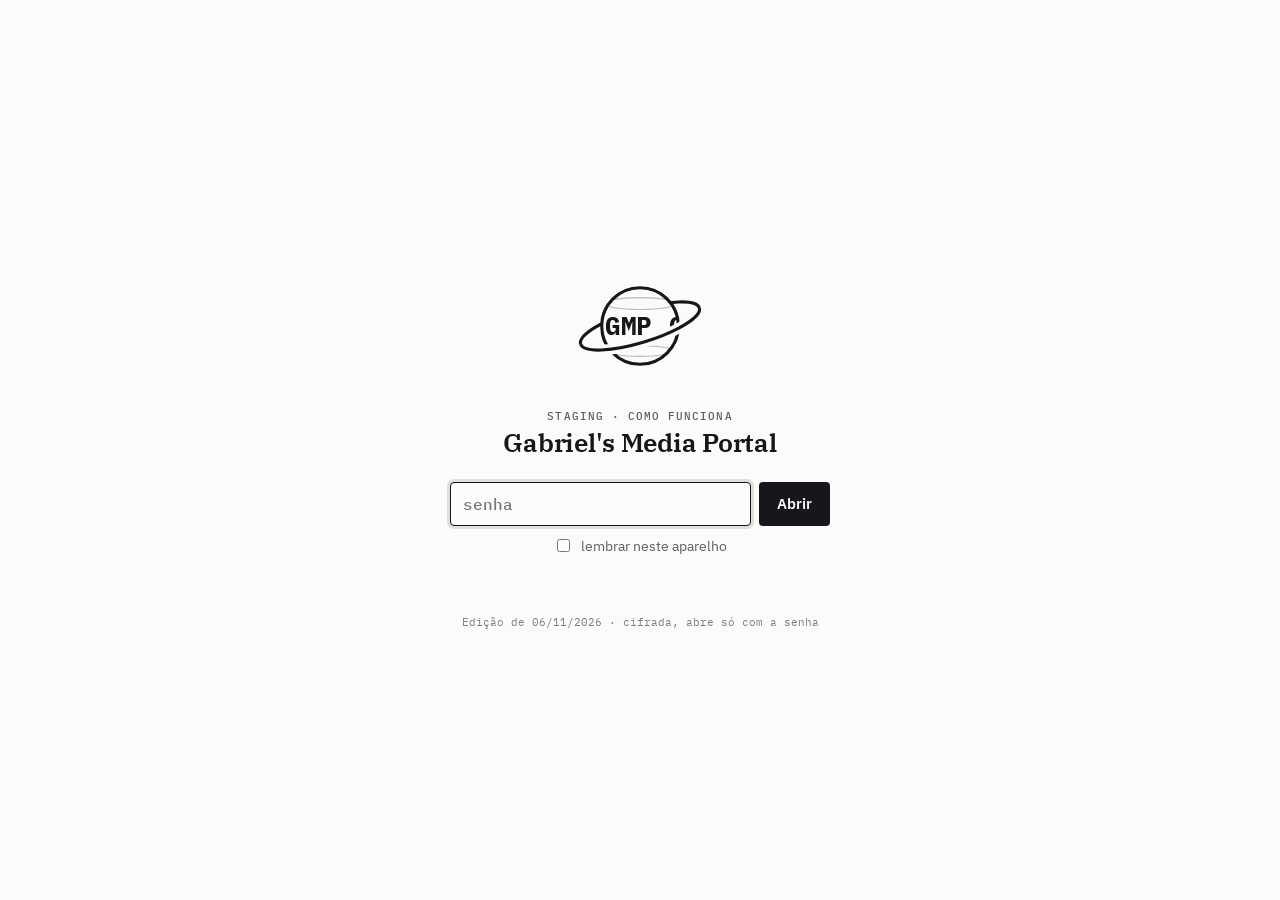
<file: staging/como-funciona.html>
<!doctype html>
<html lang="pt-BR">
<head>
<meta charset="utf-8">
<meta name="viewport" content="width=device-width, initial-scale=1">
<meta name="robots" content="noindex, nofollow">
<meta name="color-scheme" content="light dark">
<title>Gabriel's Media Portal</title>
<link rel="icon" href="marca/gmp.svg" type="image/svg+xml">
<link rel="stylesheet" href="https://fonts.googleapis.com/css2?family=IBM+Plex+Mono:wght@400;500;700&family=IBM+Plex+Sans:wght@400;500&family=IBM+Plex+Serif:wght@600&display=swap">
<style>
/* Tela de senha. A página de verdade vem cifrada (AES-GCM) e só abre aqui, no navegador, com a senha certa. */
:root { --bg: #fbfbf9; --bg2: #f1f0eb; --tx: #15171b; --tx2: #5b5f66; --ln: #c9c6bb; --ac: #0b4f8a; --erro: #b3261e; }
@media (prefers-color-scheme: dark) { :root { --bg: #14161a; --bg2: #1c1f24; --tx: #eceef1; --tx2: #a3a8b0; --ln: #3a3e46; --ac: #84b9ea; --erro: #f2968c; } }
* { box-sizing: border-box; }
html, body { height: 100%; }
body { margin: 0; background: var(--bg); color: var(--tx); font: 16px/1.5 "IBM Plex Sans", -apple-system, "Segoe UI", sans-serif; display: grid; place-items: center; padding: 24px 16px; overflow: hidden; }
.cena { width: min(100%, 380px); display: grid; justify-items: center; gap: 18px; text-align: center; transition: opacity .45s ease, transform .6s cubic-bezier(.6, 0, .3, 1); }
.planeta { width: 132px; height: 132px; }
.planeta svg { width: 100%; height: 100%; overflow: visible; }
.anel { fill: none; stroke: var(--tx); stroke-width: 2.4; transform-origin: 50px 50px; transition: transform .7s cubic-bezier(.6, 0, .3, 1), opacity .6s; }
.anel-vao { fill: none; stroke: var(--bg); stroke-width: 8; }
.corpo { fill: var(--bg); } .borda { fill: none; stroke: var(--tx); stroke-width: 2.4; }
.lat { fill: none; stroke: var(--tx); stroke-width: .8; opacity: .28; }
.planeta text { font: 700 20px "IBM Plex Mono", ui-monospace, monospace; fill: var(--tx); letter-spacing: -.5px; }
.marca { display: grid; gap: 4px; }
.sub { font: 500 10.5px/1.3 "IBM Plex Mono", ui-monospace, monospace; letter-spacing: .1em; text-transform: uppercase; color: var(--tx2); }
h1 { font: 600 26px/1.15 "IBM Plex Serif", Georgia, serif; margin: 0; letter-spacing: -.01em; }
form { width: 100%; display: grid; gap: 10px; margin-top: 6px; }
.linha { display: flex; gap: 8px; }
input[type=password] { flex: 1; min-width: 0; font: 500 16px "IBM Plex Mono", ui-monospace, monospace; padding: 11px 12px; border: 1px solid var(--ln); border-radius: 4px; background: var(--bg); color: var(--tx); outline: none; }
input[type=password]:focus { border-color: var(--tx); box-shadow: 0 0 0 3px color-mix(in srgb, var(--tx) 12%, transparent); }
button { font: 600 15px "IBM Plex Sans", sans-serif; padding: 0 18px; border: 0; border-radius: 4px; background: var(--tx); color: var(--bg); cursor: pointer; }
button:disabled { opacity: .6; cursor: progress; }
label { display: flex; gap: 8px; align-items: center; justify-content: center; font-size: 13.5px; color: var(--tx2); cursor: pointer; }
.msg { min-height: 20px; font: 400 12.5px "IBM Plex Mono", ui-monospace, monospace; color: var(--tx2); }
.msg.erro { color: var(--erro); }
.rodape { font: 400 11px "IBM Plex Mono", ui-monospace, monospace; color: var(--tx2); opacity: .8; }
/* errou: a caixa balança */
.erra form { animation: balanca .42s cubic-bezier(.36, .07, .19, .97); }
@keyframes balanca { 20%, 60% { transform: translateX(-7px); } 40%, 80% { transform: translateX(7px); } }
/* abrindo: o planeta acelera e o anel pulsa enquanto a chave é calculada */
.calcula .anel { animation: pulsa 1s ease-in-out infinite; }
@keyframes pulsa { 50% { transform: scale(1.08); } }
/* abriu: o anel se abre até cobrir a tela e a página entra */
.abre .anel { transform: scale(14); opacity: 0; }
.abre .cena { transform: scale(1.25); opacity: 0; }
.abre form, .abre .marca, .abre .rodape { opacity: 0; transition: opacity .25s; }
@media (prefers-reduced-motion: reduce) { .cena, .anel { transition: none; } .calcula .anel, .erra form { animation: none; } }
</style>
</head>
<body>
<main class="cena">
  <div class="planeta" aria-hidden="true"><svg viewBox="0 0 100 100">
    <defs><clipPath id="c"><circle cx="50" cy="50" r="29"/></clipPath></defs>
    <g transform="rotate(-17 50 50)"><ellipse class="anel" cx="50" cy="50" rx="47" ry="12.5"/></g>
    <circle class="corpo" cx="50" cy="50" r="29"/>
    <g clip-path="url(#c)"><g id="sup"><text x="-17" y="57">GMP</text><text x="31" y="57">GMP</text><text x="79" y="57">GMP</text><text x="127" y="57">GMP</text></g>
      <ellipse class="lat" cx="50" cy="33" rx="27" ry="4.5"/><ellipse class="lat" cx="50" cy="69" rx="25" ry="4"/></g>
    <circle class="borda" cx="50" cy="50" r="29"/>
    <g transform="rotate(-17 50 50)"><path class="anel-vao" d="M3 50A47 12.5 0 0 0 97 50"/><path class="anel" d="M3 50A47 12.5 0 0 0 97 50"/></g>
  </svg></div>
  <div class="marca"><span class="sub">Staging · Como funciona</span><h1>Gabriel's Media Portal</h1></div>
  <form id="f" autocomplete="off">
    <div class="linha"><input id="s" type="password" placeholder="senha" aria-label="Senha" autofocus required><button id="b" type="submit">Abrir</button></div>
    <label><input id="lembra" type="checkbox"> lembrar neste aparelho</label>
    <div class="msg" id="m" role="status"></div>
  </form>
  <p class="rodape">Edição de 06/11/2026 · cifrada, abre só com a senha</p>
</main>
<script>
(() => {
  const D = { c: 'r+fmlpMIjaZf/wVmo9/pDnTgYJ2ZwKdyOK3jJedNESK8oos+OnLofYXNh2uYb4mE2UFq3B0jT+w9MBVrQ+Lrl7P0uUOkPXWCDRSB06GhkdOQ/Vr65Z5SBznmdm24yTSI3tslL+c/OZbXTwCk7dBeGHcyqHxeufNBXVXJl5QhRiCzd5PQxMXimk+M+MIE34rTiZ5GLcz98Fl/e9inqML0p33UDzdYhdon4pgrukvYgW/6ABtic6vvGhXW0tsMP58zU13acr/ETov8T/FcpHtizyVW/vo/BhwB2VAK4wGcOYPfJBZvSXjE58ln1SBZuNYit2WT9NeuH4blGXRhDUpBBre8e7hw/3vJTrDLW69+DD+0Q2EBnpKRAQWO5PJPM4lPgyRhvnmtbqi7i97pI3ojPtr+2lAhl+ABHeDwQ2/p4kNQtwx0BmMyRx96C2XhP/VD0/i/hfR8LJXaG8RlsCcWUnK27bOqIdPAbKVMvhiEy6D9/QPFYod4XVcV/ryzgMtml1gxK6O4jMl0XvATtrVEjKE2Jk3pmzWSTIoiFCT5oVf+DWzUWYUOsQL1M0MZyOjOrGaF4vJrlvGwyUFKZVCseGuB6pKeTwqRuFnEi9aC1eRZV9hoFd/2JtYaWca93QYhOiiUahs2T+qDqh2YD3I1C3Ni4h0mkubSC3aryGDI9aCeilj/bj2p/[base64]/hEB+HPEbHInDyLjG3e+ESHtG8P7psEL/NRqN3+ERCeILu2kwxvCrebuQdwXvbGRMtIyECu7eJw6DhSQwYfi5/ZiUy8ulTP8ZOKgASNwvI8J9jvHddg3mu2ubq4Wl+IyiZHSNGfSV8xYPpONIyUgl3QTe6APXQ/0Tph18//Zetx2PpXRswzMOEfFIKlvzbSxBNPYClP0d5PYsgLdk3GHtPJDrNfgIZtnKpppecYibs5nDKEs5geUfxWIbA9bhQ/MdinNBQrQv4Hduh5KSAGeXO927LtPi+ovldEsTPPVdbOqja7Q6mtpNUc5FYAFPlvN6jfq4EQcaM2n9dfSK5ylUtl+rnCbTHZal8OWh+6BWB+SAfG7QgEtNi2s5Fy6v5V6FDOVEu+D+2Me2U+BZA1LQjzUe6/wXBWgnVmVCANd18UaGobJc2cebc1lbFqYLkK4CinpEbz2Syz1iJOVsK+YBfmKsOfeaGkMHHYgieC18NnVLd1ocoBwVLV8j5YejRctwl5QeSLkIWN/cWmoRDR1QFG1TCfyp6IIg5XUmCTT5gP9CZg9QmoHBoJdeFtCZ1Z8/jCE5SPdYenhs0bTt5vdHA5vdOXx8aK6KMO0FLHImDX1Jl1Z6HoIlx015prZmjr0yBfaHFb/JRf02h8qWLtvdQt8GZAHDhMglbdOC6CqEZgmygZTeq0G34uvRNNTxoGStEu50ciyFw5EBveD3Jwr5S+tfip/25uN9OPndSey76uoWEj4L+ObA0cQIDIWX9/LTVbhASATArkdLmi/TzZkGXXz+L6wA0TxTtyHK99K8SvtT1CZ7DzS9xLDutU0z58MyjN9AAS4SLYk0tivs8XSjaDLqyA1SiNYzJmfI99haA1tIh6qOt7tYZXMJVNO7+lx/4VEBqK1MaYy7iynVBEMJJ+UvZk42Z1XNjnBD78Kg4HUvEGaA3A/4tdizFZO+1D7SQByF+hlXd8CJH6fw3DlHlYVS6G06KtB85vZX8eeba7wJf96DiviURZzhJchRpOLN9/Nza3Ia0TImVk5PhHfTge15Bq05VRpFj4Q+6jAhh7gt1npt5+p9pnEHogqweGz4p18vruhIE1Gcrnu42Cx5ijFozwcD3F+QVZzSrg7CG3L3Brf1Qw/PIlB34JgHoVoG+PlVkYWWeWr9tp/1Irv5HoRR6RPc/lvPvahwwLPhZHDrHQMw3bMZeqRUpEXUIMmVswHrSR4T6ty1wNxuqmgq2FXjl8eSQyLilCsaImmsfC+PY/ocXdhQzJxLGY29XRrwx2HEzyc5yQI0gFfPF77D1xxIJuNU54fDpWlkBQeBWBRglV/sgq70QOhf8Z0prclzu6bxjLm7FNvbenHT8RfObRmBxtlLmu6p2vDz06r9fxavTVGYHFscM1G/pAy0oTlbgpyq2+EwqhUdkp5LJVxaT7SH5nnGLHahepn7mYupFxByuwyv7tMtcFyHK7otR8/Fzx4lKP+/KoXrvmGp/eon5LGxcqFd28kX0Rmq5AdC7sYST5/mz4Xjq1dCgdQtMsSpmMuqZgf5Z5wbeJfmoMZBWG3+D5/LSTRb1J31ZtsI57kA7solC9UEWWRIVe4nqPLFPwfK0O3MZHCr2DXYWElh72O6310k7jVZ36GhonLZJzauSYz6ruv8yYA8qY7F8/oP9p6mVz4cseKNipxC7SG3U5AokS8aq1fUD/WD2eQAkpXa9TINLWfRvS6MRm6k0NScFVTv+2JMt9/ejfzPZB3Y64o2TvDW5DlsDqgwsufTZXOn7wWmvT7MSMywqWLZeH9ZSHBLScc9SioulWwGgsd1DE12uvC9h29/[base64]/nUPFYXgqC6ifFGuslhe1/dadzWhvbqkvqX8dnwg11WThdCAFbSo6VVMoqDzWo9LhXpwgLxTxP11/56w5OYwzZ60DS4QErCWqkJHeZh1W+Gg6kaGbE8cm9uanodYAIopMLmYy5Gpf5jDKQnRtTOcl3icA25XyPoctXNoay8l3eOCkysj9vTWp68IbQ6C7HCAwP1dydQnsmb+Y+82AwbwiryHHqrp1RVDGm2UsaI+YUT/9WUAzGSmlV62hhUJyp7tYpZxEm9QBpqOJiPH/hRHxZ5JoedjFwnXfpPrk3z1cQFc7Mo97aumnxehba49ii3nteAalDd9LobTkYtZsGDp7E5rivvdvwtzYr1obFonpdma3MSNIVVGtxCtKJo6+lTGA/[base64]/BWRO+fedJADpnBz5orZY9YE4DWocSYOpzTjhb/vmSfFWMLidm9427/6RS572E2PLJoOOAkCMtD7beLwdaEvfSNO4BwpFNx5FW5K3fn3Ql9dV09SpoMrdbae6TBbSlWu70sNRN9HC/[base64]/[base64]/Zhvh6B4+Vd7AiT77kkggzutklfVIX8VD5sT3sveq2NhBdC5ertnOqfwskDFENo3HuFxnWKm+TldyZuyeGWHwzRnPQnCIGDUxzSmnq1cJfcH+J/M9qrytz++czZHz+gZoEpNeAWkNUGxTqLdx2600e4JmbgDcDOGKGRPuyj9iZc6XBW7hE/gelClX+vzp8JmoSx+RDPuecy5h8a8k3zvviuf0/8NSP+srTWgIOsKsj2965fcQphaHKXVTxmLJksPpeLOWh91uA4L4cCo3WPjtZ/cGetr8ICwCVtIiWnA+8LvaUuXK9Vf/DF6ZWoaVocPnanqNlthKrf//609Bdr5q3XgU9xLK72YW5fl7m+MFNKlPAcBxkli74z0AOcC9IvC8IpkZZFi3ejHJCJMSGWZ7+FXiiiGMHkQTfqkQX3vQvJHyiKCKRS1k/viJUbJptTqmSwoJwgwRQMAUNF/BtQv9wwU4bgPGqcXWoAIWLXePyNR6I8d4AmKQgAs+HYHNKl8ecv812TYvLjdlqogca8nNfCXzRQ223hxlfGcCdpKeXHWdxL++2ILHaQ13FoLF6DKjGrwXmnHI87jrT33U2yJXXRZQoiRAmBEUA6AmVKkCOoEOyfUC/bI9KJZZwACqXn+M03/4GCPlDBjWdAEWEjmRQTNQ3bPvH0AMGUWuyJgSi1FsvsEO25py4ZlyzzWb60TzBOJkGjXS63EEu6ZivQ4+hSmL6LHDJGTh1x+io2RXDnkL6vOd3Whi9EuKdOAA3vdj5xvPiURpH/IVOSEAaVw6lMXLvSN64su09XKwtlfQ9MiM+R1CF5fQxItTRcYZd5D8XxstCQEBEg5eeo4aYqhabs0aDfrmctmeHML1pDTCZ853x70msWin6ksDtBWosarZaZiWtMG1IqlAFISPs3MsJbkVTTpTTj3DdyCCIVnttzsyh6w5i0gTougWpppwh36PneU+2EuaX0/UW5CFKLORu/bCg1+xVIv5A7XdQqgcr5dt/jUJVRZ9Dzc9llfUIiAs2h38YnppJNL9Xiok+CJx0vOryFi2QN5eWzRYnIMmPU9rjy5Ii2xEtKM0g+OvVCPwNbMaJNcHsgPbQJa9zKsIpuV4JFB2+QjumD7NPvnpB/HQis/FsQQRDA0P7yEKc2VVjgPMQLq+vD+r6I5BewjmPyXYz1rkrAFR+le2ujis2mqCRCwrV1iVxkpU5yQYDRK59wojMvzF1/5pferhBvDFCun82GttLiQbAcxVLBRsrCg8mFvOrD8+k2i46IeGkNkCoSuN14t3Hc/kKXAclrXcGXg1nGjTC93HRG68azGzsua0yJryFxeKkWu7b/F09g9Kuu3t/DWte5gQ7xKb89TUsqjAl+nocA48ef6n57l0Dc9fcP69XWzGdMBpEcTvF3ZOJXeXf1LENkSxVMeymvWLWBfEyqTPi3NqKPqs0c9/diGN0CrOvlIOkg1No6rRffoFJZ0Vg2dU+ii+l4AUPN8h+vEmhnLk3phf9y1i5VKJdh6L2JmB5LaqoIFGl5tS6KncMhuCbhu+g6Txph3fD0sk6tEougMc9iabJ20HHSjquOTyMIuk4lQH3LpqLsXJ0OK/FjcFAUzNUkoas5wHSN3mTzs/nO8CrVhy13h/tbukw8fAKGXq8bYCoegFJX53iSNbAoRVfcA0cb4qaeY5v4I3FJZSz4lbggsUceh5qb2YTLYTCR3QUUQV8bwS1FihZt02KiTUapUdPQc/lvnLdRkQNZF1uzDSKmVE0TEOLnyEz1mF9NIDOYCTG7IlWIsYFtMhKGP9psMkRsnsnAfH0ndXniVWWXXN7URpV4hkhmHxwAyTV+nTUuxYMUx7HkCniutMD+/Z1T3KPNV1wSEcSXxektMwhCTisCUudbb3BPCithgjMHDHnh/BbVUVAbx9CjDtnutP3XinCmuwLOrIKxHhJdwVgds8gPKf429QtTsHAeQw1UnbGgKjx1haLlLtZlBHDzfy3/4tSfg+7USNvs9XV3sRlVuXT4f92aQsDWAbpyjrn7S/R5OZmD4kRWmGCDkePv4qA9SgQxcHOYb8l/xgoQdu1qJVGNtX8tKRwOV4hRdKuy4mabAGwTmxbPlLBPZutn556RpQ9tH8HV1DOM+k7kXATXlL4jIWn+XojmloM8uxRQtoieprhFko/SvtFnXjzIIH58bC5MhG7crxC/EHjSqlECI17NBD8cNsakH4ZWW2GuUvS5AOHL4eTr/jHc3EGdV9D8xUsHscQnplUVw073t1ct39VHIuYXpkqD7Dl6sCsBd/vtngvhbQ4f/8u8+dZ8yZ6VbeAF+9Ne7PRZtwzzAFzHfK0xSg5yGHho8Kw8gz3SOCsSBz0EEPJZ76aEnRTkf93j1bpafEj3dtcifEFJ7nKHZwOE2PynbKt3WVBo0LQSDqHGL/QNlVYjw39dHqJdBFdz+EGXsc2yFaKYWgYbqIqpOVgkd/eAxL4IRGBEzB1nXKUwq/XJJjiF7xZPddumISFpSEyCA9xXgGPpPTL/QgKwc2XnjcH26wGk+9NoEZeyFOHX861boira+75zAopbxH0fQ9kGF7brCAl0GQPxVSfgrxscunKc2I1QTZghipXr5PK7IMtxE/l6PZV/+ziCY+FQQQ3sZ2sq3wJtyfJQJ6HnJJxUV0rX5yeIPRs035Ts+bcrm+j6PJgd1uvk+1ODHVXs6HY2OjezVxNoAD0JRo4joFzuM+1eykhjiiKjUF95A8hVSOZsK2rJnMjX7p8YdRKhbDiwrro/KlmD1aZ+VqciFlf1IkoiFE0sT9apgyyo45N7Frq2rXwA1umzWK07frAd/mvZ/+EGErqHzO7wZY+9eCPuYd9OR/kYZ7VpoDP+oiuMxg/P/lcZfANRUEZyE/k+FvK+hJnq39Y9P7RlJSNn+c/rsSxKt/F5GX11OvIUDQ/ZRbKpba3abj05aMFs25tkppS4+3n0fNExzlTY8fhv00JjjV6goxXwVNIwnGAVKyyhpMuUt/FlOK9QuobwSm/WDOhm2fcPiM8Jdc4JVNeNHsaLt0CS4J8wYqE0vZsgGv82FpAa8yJ4bVAsjYzXxjEJAIJ/9Af0Fib5tUyRitTPCXr7pQGDDCDDSU/DBJnUBdKfg3s40VPMvHPVhPu4u8RuUhaxsyARVZ+kxtN0axJl+bv8DLXgbYRyLaoOEWqGhrQYjsWwfYxqS9Y6HxQxB+kLcYx8BCYpKHePUBszGD6ZztenV/DAq9i3kqI0C2H4hJyqM7VF96scdpn755000HfMjtviuIgThiSaZAHMCQk3cE4KW6RSiU2/COUvuUW/boLojn5YybnyPYOfbdK95KE5FQ1VM9G24vX58DVgVOxGTXx8grNAdDRX0LQf9r/nb6qCvLrmWCez0193Vkg7C6LzIemqXi1h8Dvtloj3lRjMDBV2yHZMsGIrV/AhQn+9JDRyF750BfM6BRId9lSYNYY78F5W8MvfuMN4b8YSRlG0+334H8Bqt8KNEsH8tQAur6liCUc/NC6uQSBSlm2dt1zzwqnk5xONR/NVd5JnVwsQosf8Q3n34lKlImd5SEkC9kqfgYp9UYicSNskKClloPWvXkCTLA7XsJbBNCDlYdrKDDT93fcRRbNLaSviqnVOGAJ14ksIFtvwtjGcPV09VZjsOKbx0T0eiNGln8DxHegbSTHVv0NHmW8fIMiEvlOFMo2MjC3o4Xk6x/5kkG9qKvZvPxpuRygYlSDK3dYR/2u1laR/KGzEa+iOr9zdj16IVr+8X34ZZEOPJtH3hBXks53T1sVYfNnBuGuwJOfuNhjDhVdAJddLH61yX3cSHD5QAM4vNcsry/uCmV+sQ6tPgIB1OjHMRqIT74GcDZmAzfWha7iP4Yq6kV0VIFMsLLjBRZBStQavTT/f7dGiHbmgla0eCYLC92e2icv/EZ/pttmSxdrR5iRA+BG/8Onuo4yJkHEQql+n3iBEpfOxURCMqwbIZvNJKSE/2EQlOVrZXO2/bOrL7p4ja9S0WnPfLzFGHXh2tx8IRrSpJjgNLs5SLDUrt6yr7KeWavNpT6DuWD5gFcUoHy54TtDWZq8a9qKuE+EhP8W2UZgwi5PMO+ZlW5BhMzcJY4OId8XDpNJHT1YU1KGhGXNR4xoTaoZ8n+8qk+IpN1BtjVbwQFpUaXRZ1TwbdEfyH5j/8BHTAZ5s79rmuuCtbBr5G2r8khdbk7wbg3BTPWHKWZW2qYKp/ams9ydBUeJw4pVVvWBdlf26ZGTBnXWl6e0Nd4q+Dm22naI3zUGoczPJRQfGPFfIPQ43Q6O2NEyM3J5U6s7iiAtnsSGwzy/ueuBzu+94s1KNHfZnXuXEkfXVYxnMG7RWxrVCwHpdewnPLajyk02soC2jCbVXzerBcxXmbLz9gg7Ric36YC/0RvlTQeJnQvUAUZSt25kG7i7neOB74/nxUu6t3s/mMLgaXt/8+K3msA6vTB1aqGjMOUgXO0Auw7qAE5j4n5YtvPqpDX+vrlsQT7uiwh9dvA5cpTEizG6A629oZSQPSfnTgXXFb4gLqVsmkfgwL/vCw4LLKVZNFdHy43moZ5d6WVOxLPuQHcAEd3995sHYnOX/NodC7Bcznjmvq5vhr1Z8DPpQWAtlQPfK16D368Btf5MmjnWjwisQXzXxTF8V9ShGRrh7ouAW3CYlR/LCoM44Ey/g5awQI96Z5DSmIn93UMmSIVcFa4I+56ANT0jWzYXP+4RlNFNnBbAXcLePHwB8yJe/Cag99+oRupnfGWODaWhRtXKR4ZmLgBzqojz99NKWlCRDyFxUBugIFdUjKO6xT9Kk/Y4GAADm9iZCPE9oZqrxF13opsp61Lsh+bOdB9VkXNJy4aNIkf3RiQjy9MbB9CsKgPjHgW6rMx3zXmYf7+g7c8Jz5TNTAaAMUP+vvI7IXIW571SdFq5Mzc/hM4p/mlPeb31yvQIibXWtUF4mh3PTtg/v8Q4WD2vXmu6Eq7f9thpj1s7Oj5+tMLGn+TfvX3xycs813viHSAsPbotiP+dpZjnIVk4SM7RWsyqYWnYMtz5zWTAVoIVjyLDvlFRliIG25CZYaOSw5ga1H3OHzCfiBxcCzxqqOycjMxMH9OD+gbsMMMZtz2f/gCoLhKpIyvJP4F1+SKM3817DWLsKNoWMI6EJ9R13TFTiac/Xl16o8ExiLDyJWS0hkzLU6yhGl5JVfhGg13pHoDGQRbgYcNhFbHJd4pMtUy21jwDAX7FBQWqObWJtVI3H+5e+pqxOTqkXNekAECfwgV9bXBll4fq/iugRhXFebXJ4gzSaKs+Cwj3iityJn01oEBwDNJSUnbZA56pvMvGXUQm9FlWnrUVphJBlc2MnuXxBTQXLD1SpKkm6O/ChLgTmzFX1kpFy0kBC4NrcpUz4g9auqpyVnQ26jqToEZcNOuXzp25QyAGMhc4gnyI+ZoHPPcaKvFErMwI+5yaN4JJxydDHa+XMmTG5Lm0wRtFCe1Vazlvs6sEuCXurpRJA1Hw3QmuQlNEuYAVtvCqBgXwiaWAfJX6wxbX69/zx6i1x/2reOJ1aOECIXqw2oSoueYtj0uvfRjFls3XZWlzD7Vigdq6S8hXAoyCrr1SnO2ZUWZOin73IlrDYGXSCVguT2LYdOzh7MiRbYfNF/ahCFBFzpAAwqdAws74Y+XG7QKKmgU6RcM/MZ9hUd7kB5RqPKb158gq77ABvT6ctwLTTSofrDo94qzoGVmM+BlNPreHNJaKiCyMLbTX4+oG+zdwdHhwPEJ3kqBh3DCy/SlS3JjUlVwnB/h9xEwKd3Yo1MQA6MaqyraOzFLWjnXvfPerHrQQ4Z1/CzLVtPTvAInpNlNbmKEMi855SJzmu4/HnaVVgPL+hob5VYGLo5ID4K/2RMiW4Dc42l3Fikp99TMpBhdaKuLuuArZn+no2ta5UdGHSfCpjBVYW9MajPrlTAyOqzJj8q6SH0JTTYaqyiJiCGddq++OEyujzdLxjGwSPqiCevPYy/BT2Vx7L9Ka7h+B+s603Hp2Nc8D0CZjBKXUI04JFDWq6PvIdYVUPp1WfcOD0DKPjsieoN/Mx5XOty8FhgyE0OmatqCRUjU1C2qA00G4QIvyMp3YDK34SuNUqEwyhfCQuW46C0+KwNex1wKIvkNHqw2g4FOYuDkajan3oVuGuiJNu2/AXo/V3r0/wqLQNi9WAQGQkZpQqp80SsORliI9SUPIjXz4FAMmmXnq9lePl4uSdhmxE/RSKuAWlyy5tIZRDYhDIsThNt4cKo4zeDUDjH6AFbbmMkzvdQ9Ehhp6NGhMY8z25csfRmkQHmk+NvmfOTWW8fWtvM0hnJIRDmrUDBh3N2oXJSbiT7XTTWIuHRNz+qJVnzD6RRjPbCMbiVilCgEM4sIN8xb9TEyN1W3r5fGhdf/rXH0TS7tUV/HhTb/WYp+iBQXnJke472xyaQkdPefjh9NaRuU3w42EEZBagP6t4pG1PAr9g5yRNgGY8xf469pm/4WCKvmWko3iCJcffBcHV4d1xpWxvk7DRtADlC6oKNx82XHy2wKKEUeH+A7H2FcqyV+Sgj109bqi5dpxG8+/rHV3o+WRHwxP5ET+c6BiJJuAYtkhjzVJKOJkZ4pcij3Bwz77nMD+CZgR0ourm3owjNAjovac0dxYb67AcYaIJIuGRRywQtrTIzlXepUiWalDB4MFOEv3U+uGdOqJ7VYJXcgJ0wSA2HebNiyWA6IPMKPGcCLcPRdaN/r3jUkAvNsNPkbigZXT0hLFUM0Gi4GU+JmxGGLkpic6d3bqiFmMVK78sG532tMl0SsbKuRN5NLfIa9KpA3GaPkmNNKkCHaxuLmLnd3g9htXO7vGmN5Ag/tm0/BOJOBIgMMHr+1M/5i4FxjxMlwAtWoxcMT+q8FgT1yqVD0nWECLDTLhAu8hpp1s3oO+jIcn+xd+oL9x3IpcCvyZqCKLt5V+V/yszZIHK22ovgLvG7S4NopnG+XEmFvKvkhQOSrkEzzZmxwg50JS4+1rH+4tADsOvcCKGp92e6Rs2q2VyRULbpeeOSSJDOggbUoQ6Jznlu53ea023WSYFOyeDJtzc7PpOfedYbOyDHwfjlCvOmae1u10/0NYZeKgaLbeqaO3VoauF+kDkWM2ziuo8E7DGVlkhFAJsKZM6v5EOV6v1Dk/wj0KuVpzk7IoDJsN/6DjVNBMg7NqLZhbyEW57AjLrtkBusm4gbIYoz5HDSpfVAC6ejVCdnHEmKZBUhvvMOKw/Bg6V9CvMsnzeXkCgAEVvvLANIHw2VBzSmynKog7ZZJBBhX2P2lkdTqXfP6E3r8Ca9Vtw1PvV0GQElnbxHZVWDSlM/QfTWsSOjShK+0O5aJW5cNB3sisMpD42pTIqhY6xT/jrvZBS6paUg0EtzovQYxF9BjH2jY+tzvhD4wC50cXhaNaSMaj8K0CDYlAyZcitzazwx9aAVyISAxZJ6AHOqzBtvQ6XsxI+bdME4TiH6lZFEyvkMSrGXPP29GaC5t4egorouc2vwOMBlAT26MnnODLcAeio0t2YxGYMpvNw63+L9UESKkVF/twAjVfkeOZlaxIw28+sE7iIF+fVUvE52GEbppHaib20ys56VKinrDr0KzKNV7oKyfW70UWq+BoGKMPa/[base64]/KWBk5VVaEjey+OEFFppMj63RhSre215Il9SmaEOk9vhzLQCkDR+co9H2JaNS0CWWtzkMjyg6r2SqUQQKWR42iZhS/P/vxBaM+E24y20f0Xl9z3BtSUNyiLyq4oP/jlekkWwXdjIQ6aiAM984gtBzlKHMKOLfJBHLRZnmvgmhWcDaLZ0sAUnPJiu7185TVtsTsNVsuK1KMwvJlRxMRTcIgCoJstKN7w64RtRRi3/3GjlcqXhmXWQlpPqggfqRRBSuVDGQW8CkEPS/0eDQPCA/mwcMvfAELgoPh+UZMLrC3zwxFbgruyzigJjVubYsJR323EiULfrENmLspwrAcrxoa+WjrdJI2qeQUvC5WZf1pItfNC8inPsrGwpP4cBe6udYBhPFa6V4jrSrJ7oJeiy5HtZmSRE0sVrimN7kvZpJeL5lafSJ3RXaGcWp96k2RcKYM2DB1OhxbWs7gTsCA0r6bIHogU/4/q+hfaCk83GqZCFAuoSn7rHUJwWzsbMcPHGBVFIb4HUk+lETHm8gqfphfoa6uYy6Fkvr8n5/TlIdFF0JM8XxHCqIgym8sTK2c//wiIPB0lnJayKfcp8FTGzycDGkTSlQYv1uSihPdbRmfuZY1MKeqrlNjqav7jxerHYi9KzN8kTBiopM9MjFAHVxVbDDwxKtnvJVmqAuea9aZRctAlT+nnb71unxYI3G/LfvCmDXpXW6yZsZD5LIjVZnt3UL2IeKppCO4Xzt2MyhTFeLUftz9nec7QL2VgvvKmVAe2adgBCoe0UAwFO2H5RmI4l+1L6Xb3iHQrDb4sXCQ2KdRyPhiV5c1EToutdgVLzmQ7DD2sUgta8iodl7b6t7/cSDpVWbT5MwYrS3TImR+lq37qgs4jcQzuOpFHrnzAmkwMJewXIwIzPJ+MiE9vsAwHscQkyDyWubWMEO1DYnzSJx7weYxu4CH48H/QsVHTWt1fcTZThHhXuCZ6RwmT9L2rUXUaC+hJL/W+qNHPMM15G+1B6nSHS5LpL8CJqvnWRQsjBn4g6RflLFQ+zGSCnjNyEfgXTORIpVS7fu/PN5ceDQg6Ve7MmyY/FDBwvDdRjofGNylpZTviN0GTu6bzpjOGsNtR7UwwlhVjClj9WDRdxoAjpq8XUVu0crDLKE5tAKCPF4hxGwcApjy6AxdGNnIRXMB4UUQzAsS7kmeC5uytHcJsx0DcGMciKmeCi3ZMfxfrcgC80R7KeNEsTAZUKrbn6NBdr6hQBII0LcMeth/guct2wNU6e1qHfJPFz6Gf07x5aMxvjvBKlze/Tah++gKdW7BGq6Un4hvkSljXiYIUaJCevlGoQ4cAiPJ7wR55o9BAWH5AhpscSTQiucvdEmbLc5yenD6YHTpQ7OMPKKtk88lKWBFz/AmobSSRs+P4A6N8x66BuQRjmWAJ4qvdBHiTYCpfeP2cw98xaOXnmzFykEcrykC5uzLiTdxV+2BJh6dkCvBIE4ARUXGW/a5Y/[base64]/2MYBdA3wrJNRZCQm1/kFsAByd12810Emlg228ikqeBMajDnZajrPnHgjzkG1aFsfIWSFT9uHe4jg92JCZnwWSm6O4VimqPhOWl1kF6n9+qsV01uRaZdaGb9YhyoyHUL4gtPuPE1uO15mOs5qES7KUJEjJARmWBq8nuJf15BBEEg5s0PZNsB25Gb4wmRhGTWC/[base64]/7wKdrWnNdj00k0ATgrXRB/tmRWDLoJupuVzWjDiZCnF0KqRbq5ofbFXdameZqc01BwtQu0BxuOSdSE2alfe54l380ivOYh5AH1ifOfIZ8wbmVoF01P3WNEzywvJ8nILnaNcFvcz69R1H+U8FCeD+E5dvqeCvQ8Zurq5e5EUn90ZSsk/aGo7bL5vnCagkHTi2dhmy63S0pESNPp1ZNIhTc0ZDmOir6wPMfklnS1Kg/3ZpNNCxFWZD8EhjSCx2P36LxS4ygYz44xzL7HvUR0yt/LEJ+V5atTY0PBRwdg+0FgvM4TWfzmMqX+XhXwL//2xyEEXFkwTy24v5R7MsnNWI6zvUMSbaSKPqgSM8q39ng+YGS25/wSMl8eyzakBfHVyNuFnZCAtNsb3F9Fur5EdzZGhBBXxZJKIuvzj52vbtuM1BRp9qokmheCUbTxAmHNKdMxtxWnGk9jYHXXpQrECk1a1vtwaBMz2qmRm+o/8IuavERYp+J2cn/EjlCUOHyi928b28uucFgHMve6H0XQl9tXqwXYjo96z4VXd8cBuExGj+c0H2dXtlbUggBIUAu8j7lTWgw4oi4qLmrWTw6RMe3VkPsViaQS//hGVT7CoxpB9CTUkyUXqhdFjlFBvfUje9CBBria1zqVUx3mshhPweedaPan1D4tvBtjUYV4/hd6bVoPakFYzWgOCF/sAzRU2vp20eqe3nkQRbkGApPTqanvODo7Ffl3AQkIkwIyoMVIvEcolKvSAjWSI1BP2GusnrTEZTjK42KgqYVMraIueAhyq15FFARLqg+s4GOGo/T29Ick9WoZhueA7+MAT4ZHOISG+Gqg3Uz60GCUGMc1BMO+mAPLRRoqH2pkt7npKiJoZK7AimjFMWIdDiEgbjbBd7D7vGvcvouCeRh4L/BAUvXVMBNce4l9hCJsdVOXxk6Y1XKXbkid7+JB2G4Iequqmo3rrwYbIaa4dNLf/UCzQI0nk7F6xrAWUMFBrZ3Z0UfQtWVabB9rOL8F3iHB/am3hqHn8EZmwj5QK6ZP/5KDXd4eJwPgxx0YXUgJPXByWgvaepgTJrVJlm75zRLGD7DWWk8NGAnkSSVv14ZakgG68uycUkVleuNkVvKilC1WX5bDXB58Dd3tl19ET/lA2YTNtxwjiNWCnR3/0HsH8lyS0qVBa+j4TpuvDhM6cgUwkYCf9vWzH9jY4vrzuIvWAbkTs89XALqwKhszDd+lNfOmBrrmEFKPj2g8/pAh5z9689VV5sfq2c/y20SD1/2mx2x4Ex8tnndgl8xHj33GtXiiBF0rXmzEJdi4///V8EAaLVxCzZufazailQgmgGjRaq4lZxGLZh7joGwC9YajAC4Xy2osCQMqMnRoKsbR4V90N1pKyST2A+KCGiG1XvVhYbf9WTd6t9lL7XLH5NQZuhanaDDjF0mWJGruqxqNsRIjon87J6+fyiqQ5/isWCYwh2nie2nVLpoOh8SNuZ8ZoOP5i1QSbTAIv+EohMBqfpFw8WyMLUvI2QRcsPFaOyV6uS/RILKBe/i+aIuFvW+qlM1VcSwhBPQevEYsxMpVQHxhSg+E2zW8n9qWcxwg8eDBQ8ngkRtAaUyHP57d7TqDXT6l5cCCCOI1m0UOI9YUuy4A5JVzlbFfDKiDSSIC6GyBnjdlzhHswxb4riK+XuvBq0dZ2E/+h6yDJSBrL+GjCsvMq+L1z5Kd2k/Mf5lE3N6Kumpe4pHcAWrttqPz4dqNJ9tp4W5ia+fkJs3L9mg4/mQg3gvGQt2MfJYCqK6txfvRwx2jDHn4ep/[base64]/Q2pYIxiEgln75Frw/VqOlSSdeNZXv/xJQ7B9z8XmxUzejrlBeOEkIR1Gd3eteGs2QhwcusQQaDfUBAIfZdXd3swX9HbO36mCDWZHAwKLrkLZupt1vN3WePUp+PzH0V5ScEXE4ql8EHH0dpC87MbvsWZUIXAymsjGxIuZ8V7zqg/L4V9Noc85YlSNNMFwMlcDGc50koWVSNIqrMvx8m0+BYEJSHdTT9v0aateEUwVMiABzmyRlieC6CBb9rYxeVzGfm4Uv/eQbtiO6I4K1LmoIft3lYIFibE3Z8Clg8lSKWafGP9hyFKNV/SgUJym532m0Ibo199bWMnt2OiNHfMzt7c7FSWC0QU9ENikrqfur4T+Z0rr4oZRbmV5rEDAtcSu9xe66JzmUI3fIgDjzmut6JceyMkbZ3+XjZxoNSDcBj9fb4t/Vo1uxDkWdoWSa/DzbSCC2DGxFg3MlJBmmKGxqf5pxLyVFkLwKxXmjo+9PMswVAUUspc8vcVUUPBtK191EsUzJGn9ISTs0ozqTwokOBH9Q0RBppRYSaCKu0ala4TGwZl3dzguwEGil+ExZDP7NsPYRgnzWGT5e1tc2FpsSYKzpJDmZXCJKyBDAg4w3Tf/bHhNDPX/uOi0EZzGlb62NYiQ5U+MyJTUXyH86LNEzX5KfW+CcQP0sCy5I8B7rQ7m4spq4w+J+TNZeLfG7Jq4R1X5EBTPyK2//zlnPbw1BMblF+esVr/HKWTFrXtppBNbk+I5ZePs2jKiapj786xaDT6PpJhW0YiDVr8n4bCfQMusvRuTOeFXNL18NGR3JHDouCSLcHQrEjFQETJbFeMBzl8rlUcYbgkRCknxiralP8E0IRpJgQdmyWWrl/mOJ1KhZ1MLJeJ5+/b3XGLgf+Z4ujjgKgLJcLnSFr7X39vu+iLs6k8w0idEBkjkuc6Bq7jsybt9fNKjbFlYyf7IJx2OcXlp+4SZFwV/hej35H6OWCutDbH0JWO6UuGVez7UE2JVV7KLsSfBrG9YtseVYXA9FIq96GqFbbn6H9kgND69zo8wyLD57l9/laYpVK1sp66VPcBbnTcvQBam2xEsrK0AF+Op92IdV/hD9GjV6R61TLRrJ1wKf90edYk9jJ90nxuLCmhrfT+F0wh6wlk7JkjpT13ouNHD+/[base64]/4NxAdwBfv5/BjNj4IQqKe9cpd3TVfJHG1PY9cxQvCFw77kfkp+BzTjSr/xSLyZNLuE3yHpKWu7UNby5Wg+Pm+04i9uccg0+jb0bBdTe668gawVrdGT3PLfdmTQx/MhgQODf2vYtDsHn/yo4sIpggFd6mgBuLynE7G7sTYZUfwdQxZWtLEnTh24XqDuLBpKPJbucF1O3Ogo2Ow/ZY9qhK/3nm8v9kJlIF3wX8bKQvjKMWx0hPwLsvKuFN+ciJAjdQ3vAnaFUNkJaZeobkdgAD0+21dUtNq7s/oZ8xxuQVJEAzGFW0ys06n0RUaF67v5PxFelsmfUtudz0JFZBcZzkoGmm3EBQRudybt2+K0hF4uhCGZI/[base64]/+BJqodvubDghgWTTemwpkqbaCJib/E9aTWNsjy66jvm5Mx/G5UyUUe/S3lRzgqJq+82HciCawMH7xXoPgjvc9YDdhfn/ShD6KKYsr8k4PQe/[base64]/33DU1Dm87XSN8X3zt08WGnOWEHz0q/le+ZhmacAxdqKvbgN/Mv7WJNfpCcQqEqWJRBvixB5omLKnku5txxM92YVlm4x53qJt/Q5KMeC/YuEMLrc51+boWhOLM7/OvtMUhahbCW4aFIpu+NUXBE66qsLsI6VzMJYfZoYNRs/4JHrL0L6OO5KOy8wDRTpOWTIJQmAh5Ujx795ZYbOBfp2oMbmcTJdrJKrQA52zMjjU9Wg8GdzJdxcBR3of8bXxleS/EMCFi/0+2BYbxHR3CugZSav5AFyn74KV42jvzjf0/5I8hnj81N/emUl4O/KNac+RgEWjsIseEdCc6aW9KKM5GYYJkNxBIAExkhGoupybk7H1VMcZIpams6THn78+o33E/[base64]/pgZyOYuFlIC88sD5RlJkrrmsXSBhxfwkTryypIfhN835OYEx+AqlEye8ikZ7Cn6WtCVLBz1m8otehxqmTIJTyEPFFGlHTSrZpmH8Wg5TcmuJQWTn3qR750rCVWz2j7kMa1TQdXHL9BGdTUxUWI/MNEGPMfRPfWwfs+b96kqiibd+OhRJ+ZXTrGPJK1Z7BkQJrb2Nisw2yFPk7N+4DzC7SCXdoy2TZH/hkp/HVln1CseIJeBD6ri9SZrodZ1uWEsBMYulr1klJOaaH4kSUQ8iIBfvaxzsRTDE+xy0jN5h7MQOGV0GLaxaktYIBFost166DSR6zA1qmORVQO8CYJvgeis+8OQ8CjnraWBVHHqrKGoeFI/9vRrAhVi4lXaybhS3at7/wxK0Rpe1D4Pn91KhgYoipuxLLV3vSOt+nEAutE38DiYKwlmTX0Aqpi6LgOjfAEd6qAHygrOlCHzRJsKKce5HBZ6UpGaC1r37u4o2ZFIPfnP40A/JjcEjZdJoJ1HrVOhelU+oWFH/fa55nI2FZ6W/dgU92ivXylC1fUDgTdSqUNMN9UgRXyRr2VJHpseFqsJ3CnuknQHeop2A1HIjTAMrdeH0RAseT5rRy7cR6vCyTxGoyfZ5L6LntcxSaf9IaW3nftB8hdHGgLu7u4LDJqFB1aj9WCRB9YWMdfA/mru8uUE8HDe1wdWDbI4b2tYoqCW/vBvhbPgCtxBxGF38xKWrfCUv1vjcDXT62LJeCpBhrM4i6fgGLT8rYsKWV6EDlFQKfwJY2Uz+hqmUsYFSyxv+FYPy9inAVaRl+SRXstxYuFy3PlGDkVkVd9zYXojSpG9KhXL9APPX1lnPDIqmQPBUVTNKm5hJH/Khmfb4/1bkDK1S2jaG2QjOd7uZFJLI2zqtyshAGvoi34A32Y0BvUQGjfQUbBYHP7u249eUKvExYsCpQUjlynZsiBA27j7yIlAlMRqsorhcS13uVAs/HumyhL9IC09AQxBFecHuxTN+pUdII+XHRGt0ICZv6eGJTEIa5tN9hffYo8d078pY0ghLtvbeqDuUPk+oX/o290mfQqtnMKxAKoh3YuX7Zr2oJzDTPOY+6qQGfA7NMSU4+r+OTDEo7Hc+ysLFAWQajxdPMFZdqqe5QGOrBGlrhXmRBydYP7VdYSPEKvTkpdP1QH7NWRwWDy4fxJf2B5SyRHubD9McaxhcDU1aIQ4+hy/KRVHGxCqXAoDMJIwrX/dk7HavjznfxVQuIPcEzimpYXwqJbrGzTO3cqQkToR4IzE8RhRBat3vz5HxT1nzCdn65Us31ZVgeqE3I7DThZAOcYA0gv7/OxTKdG6qqVUOTs6/YgmMMVEKsgfX8zJs7DLhyYj6xkeh2Ox+yMmSwd4gguYSvrTO2UQIrNSjU2eu36EKFYxIlVBsYFtb4eJ3SO16d30GEBXF39SlR+WPr8u1k0LzR770bn9LL4v21qPqc7do8FG15xCasCiCJ5t8sKzbl9PUhMnIU5OJg9a/l/8W8aNClCc56dlxkCLs93hacsez+800h5Gy+NB1udVtO6Klly9NOttOjLwx8lajcXt3XwPv0gUC29+PbW1HCd2lgM6FR67KMSpiMDe47ciudVWiJL1bH5yjC5TIh3CZ1Z41WBaWt9N5r9R3z3KHk0d0vR2lWAWjlAFp+UO7Vy5/S9ypuJK0YPyNxn+Z18lwL+C+lD6E3VjGUGymS35KEC/53nUDTDSbjhuuCbNNchvwOllTlyOOpASARJ83/ndTwEvit6oq6Macy1tEUeqK0S3rHV33drIt5GKcNlmhDMRgn5VM/Y+mbrXTRR+/q4wTf/5NvGg094L2woqRPmFR11sikSYoedDgS84rGvpt5kgu8YNggLoTVZxmSYulHV/pt2I8P4EDgm+M4+O5TovedAmUzA+FNJOaRDziUujWw3uUnaWMqPj0Wca2beNjGa3ChQzE9KQGA0e/98QNyv5cO+l7FhvrVcm00hFnD1+56y/VpdQXTlIJ3tsA8oXrACBFL5k9SpdXNZLQv8yT4XERny1OrivhKMh87LFRtylwSEIjztByfJLFO++b2yGAud1RhKkz24tGFXH+JHOmzZMlAkAkq+ME/Y1T3DRHviaioQQfOYljbIsw9ezHs1rMd4nabpdLkl6o6fbBeZSbLsd9cOKiyYlStQq56Q0To/oIO0phSGgcJSG1nVptXykSNDiNfuWxtZOSrw6YZz+0HQZgE/zH2M2yBZycjGlbzx5IZEj+Qj98mBJGd3zEuxJt5XvHOevSj4Zmy7ltftJa6fSkn/FTNkPk+x7X7Bn2uJBGE5ZNgFSFbbyYnMBLuvBS9X2XJSy5Zt3PPNmXeQ05epp1ZQgSVEk5+SCnbIztjpiNRRkREHJmmcCcDq3Ak2EOAna4FHU1UBL1ZyEoq65WGmW1m4DKlYRVHLnjjymMBtPDMqT8L4qcnL43S6R3DGPQ/egXNskikjT4y1DQ3XdqRlyCC+fximm+ip0ABT3h2GDZM6FuApfkb3ts1tR9EwElXEHY+36Lc80sK4n82pOuejnNLE7pZHP+WoyXBp1QYxRx/rrvsDttRf+09gLFZsppJD+P+Pgg+HTyHLYvMEFlKBaOBGTo/nljcK63OxFXKc+3p5G0K/GXD5KJwHE+DZbGBKEOANvSY3j7vR1UxH6wIbLYbgnzCzOeaeic0JlKTBF72fZfZt0cTeBxNsG/cNtjJQp/C8pL0UYvLo2mslBl2gfkUSbwz5RRlE9p+AA1XfMF0x3EsEfNcEPGzxYJ6FXhkQILRaeFKCxfydP1ce851uGUxjSa0YWxnQMwnqaD6tFt2WtN4XNdoEjn46jK6i30DnSoaOaQbmLN8UE4qvOBzOJg83Z6hBV/ueBBo7nrZoBCpsX4peNPsVIZWvi+Yrn3vHYCpOOEE6qTGveVOpamtjuay3t7+W09ZppVxyDVyfjBU9/txXc8eruEuAW4R2cjHkfNVHmg7C5uQcQKdKBqlYMjK7T/[base64]/jElbakxHwe3kzxC06NNPgPKAEeC+Hu3Q+MQt7B2rhqAW4/02ZoN2aaFQX4EO6vH1gChQ7kN3nArAUijqTu01ExceanTizDUj//JPT2OT+xQ7QSMYdoA521qStLyCGdqCYG0I57uJ73dA2IOfDy0COQZ2uAQV/3ePrnwuIaynWan7QOC/bSdUYwwJPSJl5emmerC5HipXuAOYz57/qnUW5b55TAw80M6ywgJsd3AJAVGjLqYs2ECBJyhMxjIy32LnvDPL6OUBay4YJ0+YhZ+2LrWOuQGfM4KGT5f/hKQ0XMv2iox+OD/3woU5iu9/aGEz6m9bEvsj+Bgo8gFqydO+vfCO6d3K8wa3DbgdaXvQQh4dkhTKA568fNHsY434A2oo5Yw0Jiralwot8pAA58jqTBkK2BcA6qjwp1W4i/jz7NwErVnfdn0dqOJV8Py1CLNzPKcLvVUtimZv3jQKk3OqJAV0GXl1yEslbh3+Bb32ZA6Y1h+mpIXXGCIMtpsqiO6HSwg9gf43lFLOMOSByjNUiko9Z3ZAUU2/QthDPU7s/dQhcv9Yt3QoCEAeRg60BBT5WeKgtNgDHCkt+feGrzWgbLlkuY2O6ZM5z3B9UweSxwrajH3OwKuehDfOgjK+iv5UoTrm4jcveK40aW0bdf4URu02Kleo4kiQAKHQSjs5oCmNtjtk0Myd350TlzDZvles+3txaYc/Nd6JmM3rnSiQiUFYA9gsAHtNrLBhVl4dZafw/LHLMcBk5+tLoITK9+tvihTwr5BcIPnehzjogRIthTzKkxb1vTds80vlAg0Q5BEAQeTM1x18Sb3epep35Ty2Z6m5gpUjNnLy+Y58d0+pZeD8/T6j/KKOwSoZdrwvhipuASHOjlPZVmWxI4XUq8U8Nz7YAKNS9LXuN5oK3m0bfJNQK1Hywh/dweT5ORcZ6431SNB45L7l+sMfTi8nF98Q8VmUZVMBhGuzjoiWAlvwPEckP8ympCdernP/bW6tOaphqfW7+tqRRpSgzB9mKeUhEEY9KwERZwoUcZftbDrGUdl4Kz+HkoCEDirZ21W8USm+AeZFTucvGfBwQ+Pwie6mlZn8rnXyJdHbBERYMk876zWVa8rFFbfgFVY/[base64]/xIrnO+TGVwRGrBKKJsgE+vsDKNQeOBtlejJAlygtKNGsOzzd0nLepN10RFsq6J0z+5DxgkLkS9KL0kHxVTMLIqxcaTgv0wlV8pQsqS8ou9z4clZU9gV7lqEMm2mY/pb9uVkxhffqGPEEo58sR7rIisWtr3T9Rtu+YYc+Oo6elNvqz3CYwaHqShvIt3H5RtgoNsQVRLeTUCRNWquDPk701Yr2HwiLqkzaq3dcRQoImKjuiHF6wA0dNGYXeTQRKnHt9OLF8jv63BdD/8ceHpfG7xJF2M33zbTb0NiB99UFU2sviiLyIWQbTpvEynNMgPy4kFbOjBhsdYBFArDHu3EYPaeDYXO2PUjYAKcpiCQKKB0jO6L3Xp1M0hPuY0xQs4aeJgRQX6FFcAT+Nfd9/JBPHV6OCH6z/pLfzFwaCrj7VL/ZAr8NeLoFBMMzrLSHoktzmLDLKH2wS6uJdKsqC7MYJPbCl/BaHrQkpj4KzKal5bjhn8YFw41aEZbZcjRUvfrFQbluJ+abPJTIy5NP45irIS5rrtQ7KNnbkVGV/vBFdpC+H/aVtfL2pgtgjhCll4jIMrcZ2wyqfmIYA0q6uIzeXDjIwuQ2nWiTNHBGAlwIBUxWo9yQEUiGlf1mHEjf0hYbyB128Giot/iESA6Vo/hIzG2FbLKI1srTdWWSP0IlwAiMsKryWdINailEPAFE3GUXgQNWcXHs8zUXDRlJLCcGF7KK8xrac5Gi/QfTd2R7mEhsoXA7FICerYLhBHFazkZu5ZwWWu0/[base64]/IWC7InaRuT734o943SoFcLC1/p/ELKEfFOxzxcdYXQ9DOQt4+h1CjQAcMQbAbrdiIoDEykS5QzKEBGa1TRDnP1PmA/AbqPXQW8IXmXrA60ZjtC8iQu18ywFNVojhurPp55Krg8hgK6fyfdgHvbWvFnkSXo1h5akQa6eotOQcZJVwgvnCSrCnrGl1cfAu+IHuLMeLALoyrZO9iCwSM9VsNKOuFjL0LP7tl/TvU/W1/8RZ/nVdTmORuaBSnE4OvOZs/KNGxRgdSBwP/TkvJmUZRZL+dVsHgzcjh3vdNJuVJTVpliDCuOdjNM276BlqhvVl7olCpVau0gyiAoyKPIo3xN8c+xfuX2v+umK0gQ1euFI4RxNOPPhlbs0cTXisYCZR5WtXNAlWKLKjJ57Ino/aCSf32E6b27v58RrEkvqNk14frOvs77ufpUcpZInb9v/f2BnLNwmPnQ4HEhAp1vnKx8M4lrSB2DBcrB/t6sHgbTFbF0Kq9x5P3lucxyuwo7PN0UJHjjkfqrStMAa57zBosZmMI+WPfrX++UY+H4Wi399t5nqSNOqRhrDPnWhI5UukWowMRGbgVrNeeVQYzgnY6JOeY/SH7CPiqU6/zwmrnjYlTXQiYcXYwIUkcTCia/[base64]/cve6lSh/nSyk6kVmSb6k0gS6nsHcuXlRb6zvm5qtQTd5cHOawEYtlV8RWfy70JdCWuq5pR+GFKzNYa3ROnNJq0pUZUAZNQrN8qsNAvBGllWkFDslCoOfCgTlRjy000eB7vx+NEkhRNMLpNHrsPiklDb9qHgYEpOQtzllP1vv/pt+fWFFSmPDb2as1Zcqsobg+CV3V8vhKllbt+1M2gu8+EZMp+cmluDtPmp/4S6MREPTqEUAPfb3T6LiJx/6aZumxEqJaZN6jLmBnSdOSOHtfIhXl/CLjRfMzftzXBuNlxfD9NOqbuk3yq9/pME0IrD5e+yuYUxsHbW4wqLE8JgIkjxIiidiu59wjLyvPoYmlwOyytw0XG25vg9RAzxCyeD6532U+JTj6n/w7LmowCdkjsxul/McFB+I8rNOoKPJ9+sNQAkDodQxFCr7Y1N701jEpBkiurpZh5HVvE9eLXSEgzs4Ass/oA6URy05JKeL2hGt9DS7AK7OWRsEMCd0nrM8rNeFILpi8OsM3gMea8ek3LOWx5iEFtcOYLYo7QW8pvw/UOHr/xPkefNWy/[base64]/3zHqgUWu3jVPYPAXJ4StCNupf0HmEIc8B+CX3Olfy6nNpsRJl+mHQ1hWK+/U5Nuw2FuW3FXT64Qzkeez9nOieonG6JztRzD82TkOpqE8awFrAT4SRGPevV4YgAsxzFvjukZ78HXkYXFpVIDkf2iaTYaR5qholFyhcvkq3ISK+CqfukF5Rb0AD7/riAcPtWZ8/TppTCnJEuyUg9+BxlAss9LzmGX5bOlQoCKZh+fdRtmSqIX4bi9z27CeIpGFUAlVhJLadsrmDMkdpxHd+EGIAL+gQzStjhRDKyUwxgd/fMpZf/9MhZvyLalHeHvuVgCViOHjw4B6q5oYE/A+Czvf41SYk8rcBP4gHE5SFHS4M8xjO+38k+rL1qY0eiQyCpd62G13ntFXwvFWCVE4PTJguCzZl1NJ8CcFJMVn+RcxLYcxCCcLhpe72iBdUM4CPejc6EpBnrmGqLAeCj3nbfTS0HuMnYpah7R6vXA3FLa1O6shCYmVQ9RAY7nU4x403sIuWNRpqlqA1Ljx8QKZ61nWV/eb5GihJOznpW4CUA1AB2ewJ7Jrw7bhJn7qwSoypEuDTrt0yMLH4SE4/nVyUHDrVKA46yybv3Yith1QbuEY4ohqZbVQJ506LbpyQxwX++cPC3C4imchBgBBmXVKrvGsDvimLF9HcXi423tBwQO8pjaJnDKHx2G3Oweook/EpjoFmrGqYnu/xSvqKQqvuQXMqFUFUkH6p06D7ctbSiXMcseW3JFYtQPECQo9uE2J4NIAaTiWXEaHTDkfry9mjJpub+472lE9C71d8uwMZnujfe7mD4ohirh6eJm3UWK1EFMfTNRe64fIfku1ydXT7v2gTzaQYRYoanA2P3wzG6nFm+gmEAsIgRd8Hae7xYmN3MerXADcjg8jdQX2meA/T57c51ASEQGwf3evcVo/0Z6cZLyEsniuyt7gA4UqDtQKX9CABAWuF+jn18Hw2Q/9hJ8y7bGpy+PLys5UoHP+lAqcCAMsgXeEjvrm5Va6bsL/NO9IkAtAf7sDP+ifwBnoXdlMkD3VJ5lscD/HVLjSr1XyOW88ycsNAQv8sfKphX6ge63+7t6cdwkZNoT0Qn9+//u6zNEDzHdkwZqIis4h+zn2ESDG/e4eAr1rxn6k3LVfJUFcn+OxKmtqLcVYToDWxt54K+hF6Oh9YL4g4M+EdSGw9BqAUIMBF4uwV3VJU3RRB+zTD4CFAvjjzukFyZhFMTsuiGX1dE93eLrqTo0xkJK+UQJUGAtrT2lsvEBoXkOharCKg8eiAZ3cBPGhVDlEmCCu82bZ6jKD73DTnAdIyvE/[base64]/iN9yVszBLgOEROss4b6v34BgrqEt19M23MtNxnCZc8jK5WkNN1fLgpn1cEujOgB95dthMPRT+jP9knqDe9TM0EobLtp9qA8c+NkixH4h0dJzVCvLE6GCV6VlFUBy7pSWWX5ox0HE4jrcp+YEsEIuQliom20u/cDQv3JEItQxXOGD5hk5aiR+0c23NQkBssJqPpACezxlybbWS26QoZ21ggtDd8YgS0mjv2x0ZaTaBwFoBF+sC03vvsQOSJm9bp57kxpVejPcUT2kryeeQ+AZHCXfyJz2nX1ivF3lvLqoiabv0WQD5G/[base64]/2MB8m/SRHPqxco9z55GFBxJDFE9gbI/W4F76O1UU4AsLAO32o30gInINfqoTvQIhYK9Bmp7pBc90OVvqe/vWgEqyAA70T2+9WKFkhLAW9QlrSWcD+kxw3fAIqT3hANuxqifHEiAcksmtG4mOczDOkbQ64IQrpYBkmDDgzGcKGF2+ak+baaFW3jtfwggNl3/JEVonskFxfKA+Su3LFxZe8porxl6Jb5aPEmOIOx0Y9y206P7aKn6IwFxdHNQUH0rJ9xAojcVXFx7J9Ws85kvIEhFeMnLZg8kmgyAZMvmLwv0MuoW1/GE87m3Wvkw3Ry/dDaA+YtbONNmHoViXj7eddL3bFFvB8NQl8dRiz10fxm0K2UMFC0grx1yyOFFRFyLmX+f14Z9hlUvq4PBXQ1mL/Io2/78rtXX24MYOtLHZbH9wz5ppix5pyIzMlASwt2LvXLIvcOz/2M0Jq2zFrByg+noo+YUndmZ2VIkd1MP+VCpJQGMzl2NzAKSHvwztdnd0cpeCOwMW+6XUQMKOP1KsKPH8CdLKnrZtWuUvPHBUwev2Nj9sW8UaJG5boOtvPmQ5iZJCyw6+p2VZgqe+NOsmux62Jp9fBBMMwxh3WLE98crXFDaO+o/40W4v3glqzzkz9PliyPiphz+aIhhTQ/8kiFL/jLDJtcqrG7/83/ySzGtMKRfPiZ7XkSVpXesRvJEzmONVRHLi0opQAVXnMf/h3dExZJgGBkNW7zD3NU9tSnt/tq4z3bSgja/[base64]/[base64]/aERJLVv2lhE2/62+w9s0zO8gyQhS6q2VqVmL7igyY71JdxVAHh4jgaNIzQMv2fN2z4j0qrBH7wH49K+Fl7Lo10gN3aGma4pN7Ex9Xz2Bt1Ns7SYnrFTnolJ7veo3Wn/8rdY1KHn8hWCJoOrXC2yLck3SZzMcZm2odZEyXA43ld7tzaO1rR+Iq8BdX9Zss+RRxRYMpz5RUpvtqH+b0+iuvoOUB/eA7fLMgRsSYdtsSxMzfVrxgBzg34k7hW980x47RJ6h5pqkxl9SF96Q48EmDz2XGr6O/e9eNn32nIiIJALulPw8ZLCd9IwzF4frcBGNL1ISV/xZh9ECl7sR7Owa/myg4nHWjKRMak1udBfwWaJdkVgmhZ4LsVzKwHkZIcRWtPUifgEN/NXNG+5PmDWvVx0j74iSqLs8J6J3xpwtA1FkUeeToUQMLo4wOG+u5nPVRImc9YJPwmlhlqGfJRjZy8b9IwCL9S7PajYIgpex5jUlelC4a0MtTPxA61BU5dCkiilwQF2BHoPKKq5m79fFOxfNM4MQiOLONhjsOZn9yXnWwDSUCVfRD9M/rwy9M82SCUTKOItC1/Gtly1FrimXJ/ZQsrF3PUwqebbKGofJlexdr8mevFLbx+XN8jqhavJqJMGtPFdJZdLvoRuXfdPR0SStz9XpquhcZJSvRl9mb2qhTzxeLBolW4G495sjH/+m0Pa1LvFVdwVC9FeCUkPUnIcQSW8zB2XQ4IU7D7uqOVMbAuThMOMamLebFTJgyU+qWH1gmFPVdqTSxetohVWxCF3o9CXatb4cVuYtjtWE/ACa3NYSWTNNyCgJS8ZL20w9B6FM7H6DF2LBW0J4fmScezBLI8urm3yNgd1gwnI8bJ1vIWRmkQH+u8s4zhvIXV2qpWlsWoea51I6pn3OL+r2pyGwez+BBqF4j017EMOhg9l3FPBqZpGt1h0mpYW9p/UeBHr+K5x+dkBUIcCzbXlXT8aoTQWIftT3o6dwXAqSsPsSN3C8A1WVxf+7Oipe/FUDeX86DVr+eAV3FOefuqIj6NogwPbrCnmzW+IGgxgzwRRZluWAXbzKCYQQKDTINuuVY5X4fVXS11IA0UDzcKHjon/fytlprtdYR5Ya8bpO8u4O6hMLq1dlBjDc6cTxJwF0RHILti/[base64]/phT/XoJrg6e0qUSG4ML8myy2oF5DJZQqudLEYEC7O4tVviobaW1lLbkWv63xwKdqznQV1V9rJMzY+Iv8D8exA9T6sO3I4TwnQt9gTd/+CAGPjd/QRdKLVJqNfFRnVFRI6T5Ijw0t9WWkbvuvDSdEn+cbQsK+9b2vceUTxsCFH0n3AVpQzMiJpDMne/q6hRswr+xgmxhFPQDu51tw3KZVQLEUsjplt/s95iligOO26kVXWZFfrFG3qqFCT+OBOm+FnteLn0NUDFmK97GXTYM6i03vVFRg7lP+VAChNT0MzX1QO6+MeZQmz1JxnNzMst/Yaa0+ZHyRbtMYjUvo3MsK2cF4+t65PSqrdfeQ5Dakr+ASuHWqBZexkxo2Xi6+syEKUctSJMZhzHeVugsM/yp+4OIWyon2x871N3U9oE3KtLprcxHWNHLHW+mntkr10RF6THjZ3N5IeCM/WceWsNxAXQV1PTvwAJJ8Y2/3zf+WNuCaZ0lBjUvlz30YNiXigtfiFyY/yjb9ZbpAtfZInT3S8D+CTB7TWfT5on9jErrZDOpv9b/4XTZ+MIR6tfNeEcMtkSnKD/uBlrjrNgje/XgBora4LfmdKWNY6dOv+dzFaLHsHkVVTquJ1XFZKcS2yWR1mcbvH/HVDnHEYFNSDSZ+aoeUmlJS9eP9OeItnFKyOskRA0FObWvsAveG17U00O7Yqbq9SRYHEPP7IFDKk+jxJhUE3cqnq0QiXwPO2Rl+wcNqZmybBvfBY18+qzisc9RmZ1ifYFXEmpdaOhT2a/QfaavHVBaYQFxKrEbIvkCZqv6itSPcp261mGyBhjrqRkSRGf7JJ8tcEm+haHRzdMmch52AEP3GEzx+sHwGS5OVEP5kxFhQ+vQ6jPnxyI485MDGX+zttvG46ykcKUAM8vi1/qR0zCvhxVg+H2rb3AUCEPAWOUDJo7HKHmpPl97D5SV2jgF/6hiX/H2icfgdumhvud8cm4Dim8/ZZJEyJYikifSWmWgjWDldqqPnc/dc5ar8VTfuDGHloqFMhjDrHdx71vgb/HgREHFf7dcXsoZ97pNXPqU12yJx/Jl2bedrJ0rGLBtv/V9zoWN1V1aPdl/1FSfP6QSUcVOi6ddagHgkNqpVMCfxfJbTCmLg1BLD6RnlZbCnR3wKA0wFysb5yfbQ2jUHZa7PsIwR75niizVK5ynjrt/k+xExjKpMVNGuYuq8yDjusSvYmKLDaz3a5TY9XS8YkwR7H/NOebnaGdGSrMWdeI65kqYECSSLXuk0l0OnRvPiZ+7NTXcMhrwP+qRyrefy5aEMs+4t65fNXX9ITlhuA9FhpeH8mATcVeEZok1yBG+Yu0Hsefdr4SGHvBiW91E1WtkKil2eere9nZ9TqB6Kyva+llMCCtZucdm1JMEsT3PZbSX20KnELqhpFuOCy6DbVcK1tM+uO3z65/cGPm7LFdR86L3+J6U7qGr6v0GFy84gJDhdKJwCS7udsGx3YXWrhPiFGJqtc8N6jGVgHCMcEvrIwcg/LiD9E2SGTUFzdzJDPkvjAsRQpYH7yMMLANYuDvDtxc+PwXhm6qzmlmuJt/[base64]/AbHG0mBapATKVaqH3gqmFObExbfTr3L0QPS2Ynumq1naPy5vcGHmcXi85HDjbK5rJBh4y4stlLPDQahXaHGTCNTY/N/MOPdiUc9wCQHju4BJtijk6HOw6rMDOJUXNpcKAnIrw9FLpnjM17P/ejI6THqIdWajgKT7yUa+YDN786lnUJLUzdi/wfQ+ITxTn40pyniajvY7/uGARQ4uc4OpKOPr0G9vqddtZZN6MbiARUvVGaZkeZad6n2IgR06Y84HgBwBfv1fnY42UuAfjSPDkLiiKZ60FQnRCsswM+uMU3OFJQrF4//5VWgL5mKxyMJoHPJFgzc5Gsz81onnRMtUOtOQwMjzfthUNxXTrlVxlR6elNZm3JHVEVdp9T53QhMnNro1q73S4n+Uakk4MKpATYUe/YNWq3f/IHVJzJbyo+rkavP+KbWBDvU1BtZOlhUUW29HlPr5WlBkbpk/Wpf1LoABVpIFCaF41H8O7zCh/Q9BonpS0t4wlM4BC/3VaSpGKLrISlvXaglRG7DN8hj4DaCBRtlRydMjsECXZX36Z0N9qZmjED15T7nEvihv2Wtaxu6poaigK2K71InX1IU4s7pJWkqnOt01rhytQzWw5x0Gn0ZZ8eUrR+OWGdZGOyRWXJS8294ScyV5R9VHKiaRsiJ338oV7BeV88SeK6jBmBAjEV9WNIQV/EOLD6RNtM63uSW+lOB2KmjhLYXOVa4BYHvQMbd9/dR2gyQWaltHoM4Vz+xHCbBAcCOZKeSvJbbJOnV29Fun64Vw0jq6OKEnH21YjPMeyLTHUK37rBpi1/Xq5ytKA/2TqolNeggx+5oLQ3g2rlUDnpNXn+wZHbQu9LB8CrRkZtExn9QqmtzT13aouodxhV8TRrUpeCMpwgfS7Vi6DJRdYAC362GGJ5nVBV93eitXbp3fUBuplJltD+LxozESvi147KbLdY4+Bj4khvngpR+TwQrS33FFdv0gaS7eqzB/tv7rImV91zrLqM/87XZWYY9rAY4nqVaU1XjWTYnSg5HGA64pET3NXSqyb8sF1NqEapW5nPJP8huEJK8VeogDSYuC5bIb5Nfl6kGDuNQqkKxaLS6i2o/AryapzwfAzVCYq92Ra+rQV6umVSu6EZcRz1DfoOKlRCxY42PsRkF8zCL3ZrOUMl6WXVOMNIs/qafoqLc2+HBJJglQotBZpiKSK2+lRO0zXWzunWcYJHJ+W/T8EQZNp0nf/oB8bpdZYErTnFVjxveUauf5n8O+5SSZdl2HxvbBeFs53hLpb85VpVVrFGCyM4AecPypzUsvp3Qkygv/m/PkuAfTXnjCNq//GOeUMUVqg7se1558UX4DtWbCXXHMjp8lHRG45+dlhtnO6iOKJfMjvZDuYWQTvjNWwRibQT6AUjYhRi1LwRZli100TEq3jGC4H6vXOmcVycrJ8p/[base64]/p+/WWqlNIyTJ9iD5wuKz9/[base64]//6VE8/Wl5LLIC6y+ZlsJiW5dftViotpUU2u7PuWXz9D/KG6QRJXRWMa0zgh5yc1Kah0k/8Xcpf9R0Nu2sZs0sxyHWi+9BtMl24vJ7f2ZzyVOOuL0EPpJyd/AbcinyQ1btbvP2NMkpdrtvcfZNPWD9B9cWTrgLY+00PLpKgEAIS/A2V2Wq9yMez/S0kzHvTukaTvX5YoQND8yRe40DcoB4YOOxMJq1Kex95FXl7iC3cz1L5Gr0CVl8K70nyUAPBPaXltSv60rGOu3krRmLD4AxySonv0C6IZLxZlpBpCCVKKkvKIqtUG7qZAgLbbeM2u/8fm09XY/jAbeFwf0hnFpQHcUKaWna5rL/yvP+W8bdbYZ+SsAu8iXJnp8+y9RfzozRKLhUFyFQ2RDcmO214OnHQ2RIvsjlj2g1ZlUdSqkn6f/MMSXA4h1ACV060GbB4qyqr5sdYSwqsNleN7GklvP6NRqv8IfzKyEYCmrf+/kaQlKx+Auz3gZk8e1KRWOEcJR4+EkoGAZ/kSJTh8jHmJlaADSmuzitJSqC+u2eW7fJ4zWlws/eKBSbS+k7yNi3+CNQYzcz7t5zgPnd5XoSRkcNOkMHrrAdfvT2hyjmjRjWAnfZvwDnNY4SZ+1AzoilxhYb7NimLrvVvBmclnktn5fJeYigSOdW/LcDUugneiscczRtmnRHOJHp2LFv3Vl2lNfVQ+53eX+5iSwDM7Ag6nAMVpsf16BArFTV1DoWZqoHCYDFznOAqfZOTueuPGhf9z5j56Xz4HUQroJdQnOh90YCui1WmhqIdavQRgTQXUItQhm3PN4pN6xEpmmMnOgeYFE1tvZ6CaiG9zBKIWoY99vXRWTOy01/IsDB5ctagCPKTTc8KVhu/PcdtAFFqDWyfTUxJk1WnyBSO/+mwRkNaZ1cH/3Mg/bTU3Ah9tSZbeutGp4dKN/kbmQxhWpHHkf3yn5WcX9Rn+auoSmFBZbZliZsrmu/QbFQDC3frzNyNnhnPAfQOHGv20gVM+t8pxoJWw7ka9LxlW8E54meKjOCEcAfibA+rQKDksTWa319HYYqIJ89aMONmyIo18mxPu6BrBInEiKkFvw8QbSxwGDVgFD+3C9kP5ZbujGYvZYjvnvnG04XGWjR2FB+kuddY5pycRKJcgQL6yrxwuKfnBnqGr+Lqnv1/Eq/Mk8ZSLB1hIUMJUG+6ltADtmWsFen/lZQKVBCC+nWtEPAfKODBhdmTywg1yPSCvKSKhXyGbfMo6llLaPVixOYay0HC6IvYhZP6hJM3PdScmTpFVXRt7Mq3lm9Lx0yRcdRfGdfwxW46BCa2FbMaq8oUeSUpLRP9B1WWHvlF9de76IwIU1p8/YA3lFt2tGtkinfqMh6NgeYbRB7zi2+ZEpjYBhsHWKQmis4gcmHS36DcMZ8SW5rcrA1iMeKxhpcBfuYalkS9AzB6vIopJDwE3748/[base64]/G3P6Myse/+5Cv2Y3vCZ7mAlPWlYnj4qYxOxC20XDNgyOrcJzwa6W+V02llRcRG0MEMCspTualFDTE/99rCHjpZMsY5UT5bDyOgbUrebxSl0KomwMyQe/jezhyGe8O4FPMl/rwhhQ8pA6wkZUJaZHLRIGl6607C2IIWcZa/IN7Ycvrw5ZU7+aOZiba8ENB+f0bUjg9ja0MTOKkMzF4rJKigwyj+GmURQOcatpHb07AHIksLehDik45yuel6HalQ/oKZsnk7/PNFkYyWIrCiFsZBnwJs34rgoFeLsuHVKRnkGF2zMoPz3mVJWMs43WiVgN2f/MmJoe+1ASsmi0wtadUtv6WCWOcURjzIXoxeiH+mfUL6epDje4Qet7CjrT/6X7ms+H/4b7mneLE5jfeqBETEv5E2Q2Q8/kqQXdmO3YPgQ3s+1ygQp9F6wApMOy5fp6d4e1bWiDvTlYmkj/[base64]/K4pNdhrrDxEwHtHTPHVcSSRsvAXKUc2OY2UDF4KBv2n5p/O+aaCl9/fwK++70ZSmd8wjpv1Lt01/C/y6NsYSWTX3Em12NIMlJcHakiDcKu4MnSEM8ddUAjMcTRM+w2Sy20icXdvURzTWRx8oQ48Erpbyj+f+zw7nsQMnn5yBz56jiBgsbq2tPalaWKKJ0L24iGbVslpP2wP/QZPRweUIf0SCHn//s1HBmOJP5Gby4BMybTZt0nxE1SAXIrXwALAIuuC/zkd20iD9SR0pcPKtdxqd/BKfvFPs5TE9pQqj9yffLCl132SiRCsiMiQ05YZNmIWLld/puuLSD7fDKM5eTe+NzFwHCqTp/9AEVJBZHVqBXwBRoCVQGVk3G/fSHdjc21eHqWxKJh4QZheQbP9qMucQ27Lmh8lUWu38VBs8TOLw0lywR63bxxGUGQvJ1xuHb5iDOrV6ZO7ZUByHviIFidt+TCGGuHAmyo/WFQKIb7+yjG2BUeofdNBLKKDFNGh+yihwhngMeeYGRBRkLIS4pLAHDn2yvTrCzjEq118+wTVXFP0B++/LDF9WMFC7dp0mVVnrBU9KKzr8ixTWgxwdp4UlsJpn/[base64]/zFVF2Y6JW8RlQzA3etvBtChxbDX4Irw1RRAq+3ohFUm6TDVruJEDQZ3mUmrQU2Utc5/sww7Xv2abQa8oS5y7gH9ie5F8QmwstedCvP9Qu/rqram8m5V7Tuec6IGC7CGRy/+TM2BjJbpB15u11Kit/iq2b9y0meHpRldaCEGLnkXf9DHpngLVTsIi7ASnYjqSP/[base64]/smN1I6zlEM/IlaxEuQ6woUylMaeud4For+kbtMPXiyz9e76y7F6HsiFAB4h2SXZzUXiTji9MFH7EX1CFJ11lYuneQPjewsk/Gq2F/+Y6XvEJx4YiORIPZ8n3iNMA1MdQ4mcCP0undH++f3YL9SJw8GJmUisteV7fJUjWSElE5mk2tbvfR1vIcoPtaPxwwaKYQIt8phsKvCsWobfryqQkPmuF4kCg/E9gwot7KjRaMu+xLepO/3nuwGeIBkOjutDRMJl2zdDlwvWMrPBiXDy+fYLiskfOyzFppQrDgxDQmRQFiZ+Vl7gNMB+YKoeIdGVXqeXqKslFIGI3vU7VilN3748x17aSBdJU4VCCtJE8bAUMYiMR0CJvprWW1zuFqvLG5J0H3dKn4byEb8YPRd3gz7MS4emdRezOruPT/f1/tvtUOg0mO+hP0NdUJgWj49DdJysORtXZVb6qTYkQV/xvVQg2BkcrjgXTNrVKpCR5I5gzQKgntfl3Robs/RdniBpbt2AV7nND0lPeKhk0vrK1IZB8orhxxVkH4LPjEIGO7h76ChrCKk+esIjOoH+5TRRphEgkiRPC/s01JE6yLM2Twi1EDysIZtuSeR7NNKWTwUJ9Vlp9RiHKWJUIAQcqyigZA7SIjdRQ1B97nrPqW/5OdJtwoLwTkyaD6w5AigXz1zCuBi4FBCd0uKfxeTfR6MpTq2LKlqgCQVwJOXI0zWqw1IhaDiCsnCzTski/sAtwrh2elPrbiMT1z0crqa7Ohj2jis3YX4Yg/NAq/PDH4cm+GDQyA7y19Xg1LIjYLNv5mqs6lfZ78Df9h7C13LTH0zwl65o5qj4aSVVad97BQbzyFkd+LzLd5o1SpIU/OQWi4e36k+WYyeDGrSpnf1yFcapdlQyxPhRHRFQaqkgbe2cDQKJU55YDoOCpTbrnxnC21fcGWzmKcZgpJ2gLZqaMum/KUgYlDlAMxohBHeSCnGrbLfhr9hABPS2LojE7+nFrAXAFz6Rd9PVNQgWNJKIPXlPEc7S+y4cGL9JvKJQhYQu1XV+vv6xSwWvCRznaCBmLJKbCIWlvLP/xXBHwvu5IMN5BljyJaODoDKWkTJH7nJij5dkuQ0UzD7NlbxF68e7C401mVPYAzYriFsxM9u4mbC2JnzoIGKHOYKYJ8WR6xSUCE1K8rl7jIkl0mt2R6CmflQD0gDCNOl68A4TEGmHr32C3R5MB/jg8H+UEJgzdMoh0l3p+S68SgNH7xV4kLpPvRFYhYZ8sa6ctYCS2dOMqeHdqFzufIOe6j7WyWQERcOJRQBAdWHHaPznxQQAnquA4S4i7fIRoql1sF9o+AsqPUjXWIaKAXYfCOengUUg+cQwPDhc55A7gYgHDxJauM3/TTtQWzX8zse6uZ9vXtwtdG2CxDZinRiNDMKGBUPW4FncpxFCwtH+J/nEcQrB50rFaXnry88ff06D9T/kpDOvzi6DkH5mjC2AeTdoy7HFzkXhUst1VflwXgnY8fn2YzCpU93/VfFaT7PA514qXoN+r21thk0xC0uRrlIPfrBGxUtPZ0O8ctvInWF5ypbJF9L/+v0WfJCjabBBSMgbvBtDiOP7cNjCvUo0GXkBfFMctZMglSTgpKCfu89PoQat6l4WBp6O89qSkhnxPXeaVml5zbS1o595D+0WfYVrno2k+UoLeYrQAOqUZXw1v7MbFip7iv6P2I9/2dFidCbkeZvrBbNj7elYICpK+Tu7zrSYxAoIf/fSd/jmwGqLvWK2JGIjevKIlxRFGNrQDteVZ4CTyJneY8W7xQlPjGau7BeQzGc1mg0Eb3gHnYpF7CdFW2j/C/0CPDmFgI1wF8x6XPDbyQF2zw45UfhQq/dy8f0E59CGLVwSas3IVKG3JUzQAOeMXq/4OPaWai1OirJD7wfj+Q9kvJg9bkoaX1o5ZD5CI8rOugcFDojUO4wkYBwP2s6Hs1X/KibgX/vv59Q8xI9sxvu7Izny5HTzWpWN9BQmCqfvXLt0io1bEsLW5FZoD1i2PNR/KD8M+e6Fumiq/pLUlAQTzuROh2k0KgoIHbxQGo1dHiFHr1oHRZQgak1OWXHYzE82FG+N8ckmwd0hFsT6hMbYWTcsePwU5dn31ZwiwMD+tyr6mq1ahHyqtenNL1wJ/ygqcl1IDa0sRCdhJxMIB7UsY9169jDrUFZW6KqEw8mo98D/[base64]/c0zOXI3WC/CWXBXKT4/jTJNTZG3JQQ7xdMjrPnna9JxkhnmURAIrGFTpDZz3Z89pB2LIQdU82uwA3u36HD2rmdv/7Vi0pPp1ykV2BtnMg58h7hfPx889U9G0pVmVFybEpmxK7DYh9fRu2JaA5k4wtp3kB6m+XWMErQGkG8hiaPvXiM6tkRh8y6lq81TR1nDmfHqkl0Wg1TniBWItDCzQ8aZ5CtK2cgEXYqU1MnKQwFOqEgOqW7cGB/3F5MZWZLOYmaop9G8iwX4sYoOUUhhC+dObLskUEUVLm7c5jKs+Jj9KNoE4BRj9DxYKZJ83YgCKOlXFgQAVLkoMUchKkpDqtH31RXm0AM0FDOU/S6Vybmwm5GAy2rydrYI2HQT23zYpCujRs72O7pWxcX9CWNadDQsKpuiOqQJAAO0OY4s+Qda6pTpM5uwJ9ZnGJzIhGnAPGn/arkM8RfnCpVAtPhOTha7N4AUJOXefXN5JY3P1BcAgqTwersb2467AZT2DULXiLKJbeNoZl8sH8cB9bcBLU4AHPu+2cNWrhDVnF2hU8CEYNKz+gPV2ZFFObQKUGIK/iql6Ro9cRtS9+u3OQWyKs9Am7G6mFW48OFadKfXol+21mFHHX7006IKsHYt55j/jeundO7YxV6Ult2dQby545HJs+Hn/u/BjvO9r5a/SkJDvLUtV5dsP3yV5SDzJcp2L8RGS3Iz+jpov6/lohDhBvvVYSHuQbCyNa1Whqe8rmGo4kUmkHxH/LlHpDq7xcxdtR9iO3dFflbQ69Pd/3HXUpoChXclptmRoSrhjYo7Kj/Tqce70KPoYUElSPQ2cCrimhYCoBWQmebOw+3p13H9Z6nCyBDcwOPkEI/poOfhpPjFHRJfOFaBHyaF3qx6+KSOO3Vz7W7qqSDROkyyaakVEFMYZGAtPYnwyu9O+WdWxa9vhSm8UjtbzdGJsV2JFX33UaRwOgrAoE5/BQ9RYRNlu0/Yiw5nfTVKvwyzChaN7rC+Ri+9YH+De8v2Vh6+SGJHEU4HT9nfcSXuu9Xg49eOQt/QF+/pg87XxN3w7dqWBH+ukbATELSLu6j3UhoyucIvYVr/ElhKV5M4BWXMfLExT34nDtEMjWAutUD411LUu8wjuXoqHxoIvEtOxTXn+dh201YGgl1Q89/R0quDvTJ6Xwh3wcLV7QAHWCzSs+GfPkDgNmQTWdrUTfMCbmcm74SX8uOPkOWfRNg+AV3r1ZcCInjK/oohuG5xnThXnw4YtegTWf45v8JFpxktPUNToW1gdVW/KWuoN4C9DJWFrHK1loDMgdxwBCOZ9LCZldzRUn/iu76Vbg0WYyN3ugalD6ycxY//I8+LtWSsbdzfyE8IoIHY0QkK3h6a/zSH+9x68EVjIGSn3rx5IH7KtVXFcM8E1VjE9ONc9olebl3Dp4PC2raIqdkIFD7D2fY9DWqLGC3rGxu1bIrd5eaF09yyUzQMbAh6OYZ3ZXY52cCivWI7f9Qy5iU44a2l+3VtLPOEMTl9DnUObDcPnlKZR2xgs7guGhc+/Vtm0U3jSWYGR3F/jrLs9PZn9IaNv66t7Qh51bKmxZtRh7qm+YBJigRzPBhkqwXSXr1WTG5zmxoydsn+rbGodYIEa+LjeObMSh5PobQrmZeNiX98xbfb0acq959CTQuDqi00pZcpDmX/E/+iav3HC22wvgbcfhJc8EXHCh9onpRBf7/Lbo0XlcDKUtOmB3bs2ASK30B8Bs7nNxciQEhDxsJKaah8oP/V7Ai0UkXpOEvN9j73QzE/pdGOsNoZb6QDV7G77UHDwZ2zHjFMh75nQUJOrtERSrwx02seIYbE+kf4tQ5T1duLp5MxYF39Kl8pUB4Dnzwz12jRj0vWQBqYEiexWkSQj62S6+tF47ir7A14SfLoaFqGoudoc7/e5ZAi0gLL2x96U2oh2hcPRo/EbCSK6K64MlyqUFBUCOM8VEYP+CmXVo8xIomTBqew7lPqYr3zVB7DFM7KNTvygpZRGo7swlZA+F9Ut8UYZGktqU0lZwlGBVfu8Bffn5qoMGPh6fJJBwiKSqmvwJgzIuQX4dfd9znS+MHBOWxrXsJNofGyjhqiULg32oiUaRxISjFpLGA8t/briZ/PnU4QhgI2Gw2v8fErcMM2hsMoBIZhj/Xf8oEVKfK1kER88e1QT9ni1EaYZOj4ZzyTxp5dHZ450gNi9PJor1TNZFedTowSBENg9I8IFEsu+a999xsfFmzGpFsjJm2DYIdk+lzWsZt/uhkD8STA49GYmcsyYK/ReWJlrKW71hUbzIMQq0jfk6SGnp43SgvDv+tbrfVohh2Dmv1kJNtYsEeiexi1A46PopFaupINF2r1DlglvArT9aVCFCHYiinghA2mVzHBnWDNmX3PraoGCKEy4TkbqAbUKE+pJ/LP0wMdJzwD0B7Db36lMov6M9VJ9h7Ob/d9Ccq0GJ1vXqFkix5MMzn+y4tZhVqxYhCm+85NQ4Wf/lvlSrZNc4KJRnz+Fnwoc5EePUX+vvfqZPczsmKTk4PFGEzjcHrQd/NM843+n2L//uxIiEoNb4KzhIgJCivKLVB3cG4onH8jOrQA7JMCasIl0MXMqnWcWlJoCefnhAZfltNkVnkdZi7nE2iZ8+2Ud0ppATUqTNFH+qKRhBZI4FgmPzdenZ8bqNJbHN2IlPyReaP+s4NEEDFA5IIj/zlBa6gNmyEHOX231+4FUK/o6I3CkBFlUdlUJhuhQz0httdcN+axYmQexAgf4NTZlMD+z1dbc+khjeHsu3gR4TWjgM1lvcKeMksA2fZ5g5NHknL/ZC2zO2+H1DeIGCy0cD6YTYt1Z55D7i2aNiNPY5dX+TPERQWvcq9K+WujHSuJCLO2sVLZqu+9EVdtzLoLkqjreY8wxuJlYPMAL5hzWFfk92xPMqgPdR5h5KQ4KsZLa0XsH/ubueeNtS7eBwhMVLwQof5Qvgl3eElmYnm7GNLULPMxnY6xPumoRLl2DuRNQ7nrJz/6prwJYxqOqYvvIvb4zDJEQVMshNpwUKc7JnfD/27SCQhpClcVLhMJS/QLchyYJwzcYahNF6bHmzELBBTUokxcFX4q1ave3E27ezEdx5pJP8aGbQqZBG0Fe4ip1uu+QJYTDSTM026KNFRL6AZcumvgehmhRd0GLjoTVNpwYuyTORcVon+Vn5oUZETye+0Fy7tQDWSHG0pmhjV8e05JfcadNxEt/G3/4IhzkEqCG6Kmylox4SEEVK6bKqWMzklIoQDJ+bqNz5zHTIOMpUOEtEiKJ3wGwiOr2WD99JiWREXxEF+Nt0kzcULYezOJMJkGWtvUjbGHb/8oZ2aZQ/Lo0htkVd8nPgkYf9FetQIza1GgMI7NjRD0zVBYs1I3HAf8QEFY4FbYeDTM0ZaFSe96JmCjRXD/96BZv9o/GFnKsPGpngqaYF0cXpyENNVqmgazIzZuRCBC1SudR+RFmHihIJzAZNcNWiCUyHlUVIMhu+8W0ekhv5CZDKZddO/vjh/Qvw8pZvzVWlX+cU0wxsxcRifP6g/l/tGZom4oC4x/pEdPnmE5lyLf5pXttsCsmJhHwPxR5AFHLG+LqI31VmejWke/PK25WFCCMq69ZHq33VFr/FOAvtlHF6YU2JDf4Vvu8e+l/sxQNUryWk+w2+ZXMynSkPIzfDtjaofkMq7zyaZbF1AeCTZ2iFj3gmvUKz/OI9THfXnjLb/nANcVHs6DYaQ6pT+lco4t8+Tz6nRtwjvY7A8RDB/Gmqxd+8tTjbLeannXQY8iGGwwXvhsVIIaNwRYdRSHMd2YoTFnQ6NrcdSRvVGtzTcxZGwImop0rxOdhdAeLvx4+Op4QH0LxBkROLXXvBz/fMNkhBt/qVLz04ScHaccwYRInCH/j5BUXwqwt3C/YDKwLCbBcahT2t6ObYGhL7vtPz2h4mPMy5EzVDAy/pkIODy0JpETISVk6/WlfACH0xIJvpvzpPZsMfvPjAPcQyHqHBBU+83C9fg/UQxTQHpHPo8LTEzZhmM3ldF+zaxPLtS/PjjgRd6GjHcYqZpfFFE6ws1/gf5lmis9SkliNwmSvBD5h1RiahhORDL0dqUqDZeZK6l9a05Gaht4Z60LpmjOEkvAfk3fHhi5uTm6zKDO+Ip/ie4mR/OgcEPQ4pFCg9qm5QcIl3Qo+wWSP6mg1e8PS49kQ0huEvDOAVL8gNmziKN6BGNE1GtK/r9MEmAi307b3vZrmYhZLgCwICC6sE7HsxmRWmpMaV/sjOVBRzvJ+hkppN79CaxKpOLSqWjtYIBsgLTbY7lMgB6sVnqbQXTWyVez0AqNNTW+5XZxG2UVeURl3p8UKrsb7F18KJ9D5/[base64]/l6briMtk8FGpntrLnxjzJO/L4Nawfp2g0Jz4DHiGdy1teRa2mwERCUlBX78+1uGPQOFCTva92JWD+LlbzNNnGgdHks8C2t0TdgSIduwbPNB33X0YKQmjKv24o7gbwABoVCYAiVvsRUlkCXcPFN2ICFcbC1jBNOmUYiKOhMec1FzqWPZE0Xc55RU+9OMO5BbqnnmCDR/1cCsT3iHrsq2yf8SZ1CNW4/MxbhDZQM5RDQqNHA85vy9j6iJZIoeASRnUMR6BQ+PfPUya9GrXNF8VeJZG2TnHj2vuOG2B6StXsOmwYIZTDJmiWeynfmH3LU3Rx4gKqNtnsAkcj0lYI0ofG/XzY47A9RcLxW6qPuKHbwKtBO9O4JmHDeJrZiJyDGWOU+WuEUv4QfaTsDvx8MkEQ8/D/UhMlWv+rqX+Ynrd81RSXS+Av3Hxbk1j+S2VsbzGh1DZ50QPp9ZnQ6e0/lr8VUPtOCUgSvIDiVjuyPoD61v0QdDW7mLl+VwoN3Cw5f09aeJnMsPR3/ontU2Xveei0sxWv+aKTJkzM2gQ6nPS9Wu0yevxdbg3qR0QxPBKUonzoPmCkPpL1aNKKtJxPJSQ2hYXw70aE3v1DV7+lbg+IkyTIokP0JH8M9+vlH3ESifPG/idJAEbQ1MRrPQwUEYScNxGVhMTSBg0U7+a0UD4mAUYc1Xb6xbrKHanuoGMdKadJLkUVQNTaWWzBOnY48cS1qpg/o8u/6eEJjQSGioCNqy4n236IuvlyaLyy2EvTOEbsGr3rSu0b1YAczXjfOvuIeqZef88e7Ffo/NcSHQzhQDfq+BeWrB0BG5tCTc0x04J7zVR1TGnsjMF2lN7iKMxqBg0QKReZvwb3cDkX4oMEjBgS972Bo79ICysp6r7ohO64QSBTmLEOdgXiWsz69zfUcaccYQSEBVyRf7nbujqCUxjV9GoKSsn0Yh14WEU4VJVD4X8JeMsn/gCeEOxFeWinwCLC1Q7TlGsoghgZaKoOOl6wzjWSqCl9/[base64]/15XJW9DL/bNu/db+Ng1lBSHOYdSeTPqagQsBtXr0YCLRQ6GiVxMXg6zqp4BReOrUGsY+CIQZjgMs4blEu9VWBbdHaxSocaA+8yBjL3meN8ojRS6kfWGGYGHBSeBWVFj6cdrH1bjvzphWbv/RfeBRyjqxTbid9YMZOaF3ZqbYI6UfWgBsXLfKHCtBK4XQZKxKZSVvWcAIM1tds/q2BBP7msiIiwrQtcSLKzdGfOqWGjYKyhPeoYAEVJ1bTjUs4/H7FCYLQglf0ibikcblTWMC04l3dGAXcfSDWIITMly+vmogYSYiYwXJBni7qJ7+sZ3b3jhUMhGGGHCQjbehMvWAaWFwifP74P2O1CebFrDCyrUrBJz2ewIxVEl8tHH7fFKTMOHQJUXu/jI0YhPP2LKNjmj2G/I7Mqa4J6qmKr5HTvJ5jXSBO6ZzeIlKAzXwlRrAM42lSRsV7BDlvAbZpNlxCH4KBOI66DbncjzvQyOSeoa0bH6YDh9buqIIGuJk2GKLxko0hvYP3cZR9h5be/Z+MTbc79PnjoVy6wIEU8LFQblmg6tqrhCB93xl0E3XS4/O6jUNhKUSh0NgQFk4o5ckO3oQVDE1CfO3bMs1ARTaLNleztEX7vV9zIgr3N8ulOaLf4leTENR5Shq1wimu53fd3LFYI6PWra4ITX/jdym/Fc2zych9a+zL6/4M2OWSVH2QiwH64yZfqtB8Mp9vERglOCnIw8oF+Je2NE+2JJ3wMaJVWEeybtMeJ3qR4TpqALgeUivIBQUFwTyBrlD21tTrfqLaOGfhNOZDqgqX0gyxOjSlpMsjIFNoHdygpT/wNgbTBwtaqWgM8bkRMmKXi4QFiS7Hu3a1W4ySKDyHBIDAbfIA3l6BCrG5dXx7/9IfkNEY3jIV2nE/4AiPgKNkNkPAzfxgll2o1WTxKtBEkuuAiRrY6rJramB9B03nuB+/VyvK8Up26UTfGjJB1ucb/gr8e4FN2m8Emh2L7p7wP0CSvQaVZYIh/kZ530JRl/MbBj5aq4IDJxcXfmvjeDn7x+qemL0J5UCmQPIp+11icLstcX0iAXzO09F2ZfH54qp/tweZzrQiOZl3i+VmDYBhUeK8J01vasJs2Bghj7cr4URUDarwVt9yG9j/Q5XG2U1cSxTghoqvr+ok1BwMoJnRSH+OZ7Wulgq5jDwcRz8o5LkvIBmN3EKe6r1SMWiPzjmTFth6ubXrr7uUqg25/j1v73MdQhTMGpRURMJU3C1ukcZJVQoLLqkUMvCGpIY375x9WGZAnwryTd6iWpL/0F1mS2uAmNEJxbJG2tDOg+1DJ2xZcQdoNxV2b9uXVUoMJcYt4OC2+3MQr9bGzb12MoesTI1WTbS9jvM0dkG4Qan/jH89ejEw+fhTWkBndRG4T4B+dr1E74jC1G/aCJHUIG7kQp5AhYfy4WAskzRabJLKa30g09d/zlcR5q21dQ3TXVWDpNXlfxCIx01ExT46tvNga9aNpgofzvx5L4sxshOL/+iBb4KRWsAm0Fgj3JueepjJkg2bOvoE5+3Ip6v9/OxrZB0y6MDL4/V3cHRjze1hXrGAFzgNy6qqpUNCIQ5YALyKdED2wdjPJOMpHb3QDycdxQackTtD5kzBJkkG/yuzNKRqwL7EGu27UJZvnXnaGPf5Qf3o9jl2m2eDb6WWRyXNWt9afyiZzScxNZXL93o7KQodjhs18VjQ8nWNBvXqBrtL0Dccu69J1aMWcCC7ugosUWcGqN9sZ1elmjH5vXaKhSJLHJ3TnulNU/1iZCDnxPGvhtuB2zIBpMQpRWeEEVeLl8RL7ixC7bvprOnPQu+erlErvmJh38+IpSg29hSwXtTHaUUBPomhL6CrXesIeCKrwcVExL/5huj00Uwy7decZ4QuhRMyMG/HwdoQLARl9VfZwQdiE57qgr+O5hnJtC7JBuTSkH0oiYPQHcKJW6OH1//JpAoPuZbxpzOAfatoi3jdtbJP4Y38ueqVkL0NkizoMvwj+Q6LULlU26sLgSrsd4tt16q1ANUKQrvhTWlJsXGC3fIUqUe9J4DUfabD3ld0DnSAd4WsH6U8J8e+5RYCAp1IvM3pDdTaiT5D75c3i0rkRVF6lXGeMEZkiDGS0sjj12+TOzxInnHkrwbpV3cNgI9mMR/jUBuE0yCYJW/mdRrIESl9TYkOzqWA6K6V4hTjvlOTrbFdrYkSRUDv6rLQmhu4ug+I56SO7IzNLePT3eaJuLg5lSSsAkqdPnP9D6QnEIULWBElxaia5vxfZ1AdrlejNOIjlv8B+xPD/hA2HYG3r8WinRH+wtmBvSTxM97MarX5kx0kQlF7C7gCzlIceXyxyV3h93gxmyDOQWPnX4BKswqpUw/qOv/46GH+CtkR7C1aqpU8WDPs6T62gfwOAukJAFcl54Bgd/7sLErVNwEzawOaHsCa9NFXq/99HnYaMnY9sDOaQtpcdT6Mh1dmtQ/vRxAVQik26LbZrUwewfFSUoHYhJ/d3XCB29ebNhnPhbIS54xJnRhOKdbuRv4po9m9UdWYvE4MXJfF79jmA6OXpLY/7t1lKGzqd4q15wAVXmoHTpW/HtzVC7DMWO9aiFatXUMVteHA+fOL03z8em1YQ+gO2gcUgFFezODZKc+CLaUWO+AHAdp4e5Khf9w6NVbONI6He8VJaUArvGbhXXSaDmpuwGCofgu0CLYGrAI6SWNjp0vUgHAAjOaGrdZOBzVuxA/vCAO+yJ6m6Lw9vSrBZLBbmBwW2zRlu/VYPvcuvSqQtDV6wwTgLcXdPq8UPLSi4kmUniX2xdGFb64zf3Wed3pNKjvgj3bNx+MGFXoBoVXQuS8gTH+uV8m8UlC+2XFsJkFz04Z/w5MSo/ukpVOm7uiYQbIK1CWLzQhp20izxVg6KvGGin1/Uqbazwsdr6CRsjkPIW3YfnyScsQ30pci470K50809IgLrw2q16kMvrqNyhPUnLbKawVlhCEjGAd3fxNu5UUTjZ31kvW9DDuDBy4klKqLq+GVHQZx8OubaB7yqZ6s3eBol5mCgE4vFoqkYTHRRN/Qo8kRNEuimg9HJhiz+SQZs1R8w3/3LpEfp7kGtcdLI10+wglikrSm7huN+WCphUlmt4HSAQm+yZxF1BN5YWxzXf575Dp/sfHo13VWcq+ki2356m7O+pPv4l/8T2xv6jRPSuFlnNcNGBEIyx+uLxqnscxyQL9LBK1Y+b6uP1wyffVrOryQe3YJaveaCK2I6ehXYj476wDfEQVb6sTzma050ugHoRDyBb0uSdYptp7QgiuMIy+f41EMqQHIdySGaWVhpWGe5m+Xt93UT8RY4fq//j0DGv2rFoZeBDZBE1hzwqfqIrAy4uzfEvJ08yiNU0fWTWRZqSdJ20TKbYxo+8sRuxdJLjgzE984nXXlH6gbCHP/4CzlzF9PmS5LKU8SeOoDXcxG3zNmJThSLl2UbBj5QkF0JFdDzyjk1A6rU+Zy1Qdamr0Woax7NfwZiF8AqKdu2MUPTt9QOnF9hVmhp62ZHgXEgjrOo6oWg2cXff8fNzKw2lz+EMCB6FoKZ0/xGQ+gVxCsikk+9Z32lZp8w2BI+8LkatPXQsB1VAH60esBoY7BegFN9xL0kI52RDbZyyUncdKQ6NpFA4D5pEL6oxHKIiH/p9qh3a9SaJO4UnfuvEv9uOlRJ6ErxgA==', iv: 'VQun8kso6/zeA/wp', sal: '9aea55026f46c7ec9c6aa9b4b5525a3f', it: 600000 };
  const CHAVE = 'gmp-chave', calmo = matchMedia('(prefers-reduced-motion: reduce)').matches;
  const b64 = (s) => Uint8Array.from(atob(s), (c) => c.charCodeAt(0)), hex = (u) => [...new Uint8Array(u)].map((x) => x.toString(16).padStart(2, '0')).join('');
  const dehex = (h) => Uint8Array.from(h.match(/../g).map((x) => parseInt(x, 16)));
  // a senha vale pra visita inteira (sessionStorage, por aba); "lembrar" guarda no aparelho (localStorage)
  const pega = (o) => { try { return o.getItem(CHAVE); } catch (e) { return null; } };
  const poe = (o, v) => { try { v ? o.setItem(CHAVE, v) : o.removeItem(CHAVE); } catch (e) { /* aba anônima: só não lembra */ } };
  const guardar = (v, lembra) => { poe(sessionStorage, v); poe(localStorage, lembra ? v : null); };
  // as letras giram na superfície; mais rápido enquanto calcula a chave
  const sup = document.getElementById('sup'); let vel = 0.006, t0 = performance.now(), pos = 0;
  const gira = (t) => { pos = (pos + (t - t0) * vel) % 48; t0 = t; sup.setAttribute('transform', `translate(${-pos} 0)`); requestAnimationFrame(gira); };
  if (!calmo) requestAnimationFrame(gira);
  async function chaveDe(senha) {
    const base = await crypto.subtle.importKey('raw', new TextEncoder().encode(senha), 'PBKDF2', false, ['deriveBits']);
    return new Uint8Array(await crypto.subtle.deriveBits({ name: 'PBKDF2', hash: 'SHA-256', salt: dehex(D.sal), iterations: D.it }, base, 256));
  }
  async function abrir(bits) {
    const k = await crypto.subtle.importKey('raw', bits, 'AES-GCM', false, ['decrypt']);
    return new TextDecoder().decode(await crypto.subtle.decrypt({ name: 'AES-GCM', iv: b64(D.iv) }, k, b64(D.c)));
  }
  function mostra(html, direto) {
    // troca a página só depois do cadeado terminar de carregar: antes disso o navegador junta as duas (06/11/2026)
    const troca = () => { document.open(); document.write(html); document.close(); };
    const depois = (f) => (document.readyState === 'complete' ? setTimeout(f, 0) : addEventListener('load', () => setTimeout(f, 0), { once: true }));
    if (direto) return depois(troca);  // já abriu nesta visita: sem animação
    document.body.classList.remove('calcula'); document.body.classList.add('abre'); vel = 0.08;
    depois(() => setTimeout(troca, calmo ? 0 : 720));
  }
  const f = document.getElementById('f'), s = document.getElementById('s'), m = document.getElementById('m'), btn = document.getElementById('b');
  f.addEventListener('submit', async (ev) => {
    ev.preventDefault(); if (!s.value) return;
    document.body.classList.remove('erra'); document.body.classList.add('calcula'); vel = 0.03; btn.disabled = true; m.className = 'msg'; m.textContent = 'abrindo…';
    try {
      const bits = await chaveDe(s.value), html = await abrir(bits);
      guardar(hex(bits), document.getElementById('lembra').checked); m.textContent = ''; mostra(html);
    } catch (e) {
      document.body.classList.remove('calcula'); void document.body.offsetWidth; document.body.classList.add('erra'); vel = 0.006;
      btn.disabled = false; m.className = 'msg erro'; m.textContent = 'senha errada'; s.select();
    }
  });
  const daVisita = pega(sessionStorage), doAparelho = pega(localStorage), salva = daVisita || doAparelho;
  if (salva) {
    if (!daVisita) { document.body.classList.add('calcula'); vel = 0.03; }  // lembrou no aparelho: a animação só na primeira página
    abrir(dehex(salva)).then((html) => { poe(sessionStorage, salva); mostra(html, !!daVisita); })
      .catch(() => { guardar(null, false); document.body.classList.remove('calcula'); vel = 0.006; });
  }
})();
</script>
</body>
</html>
</file>
